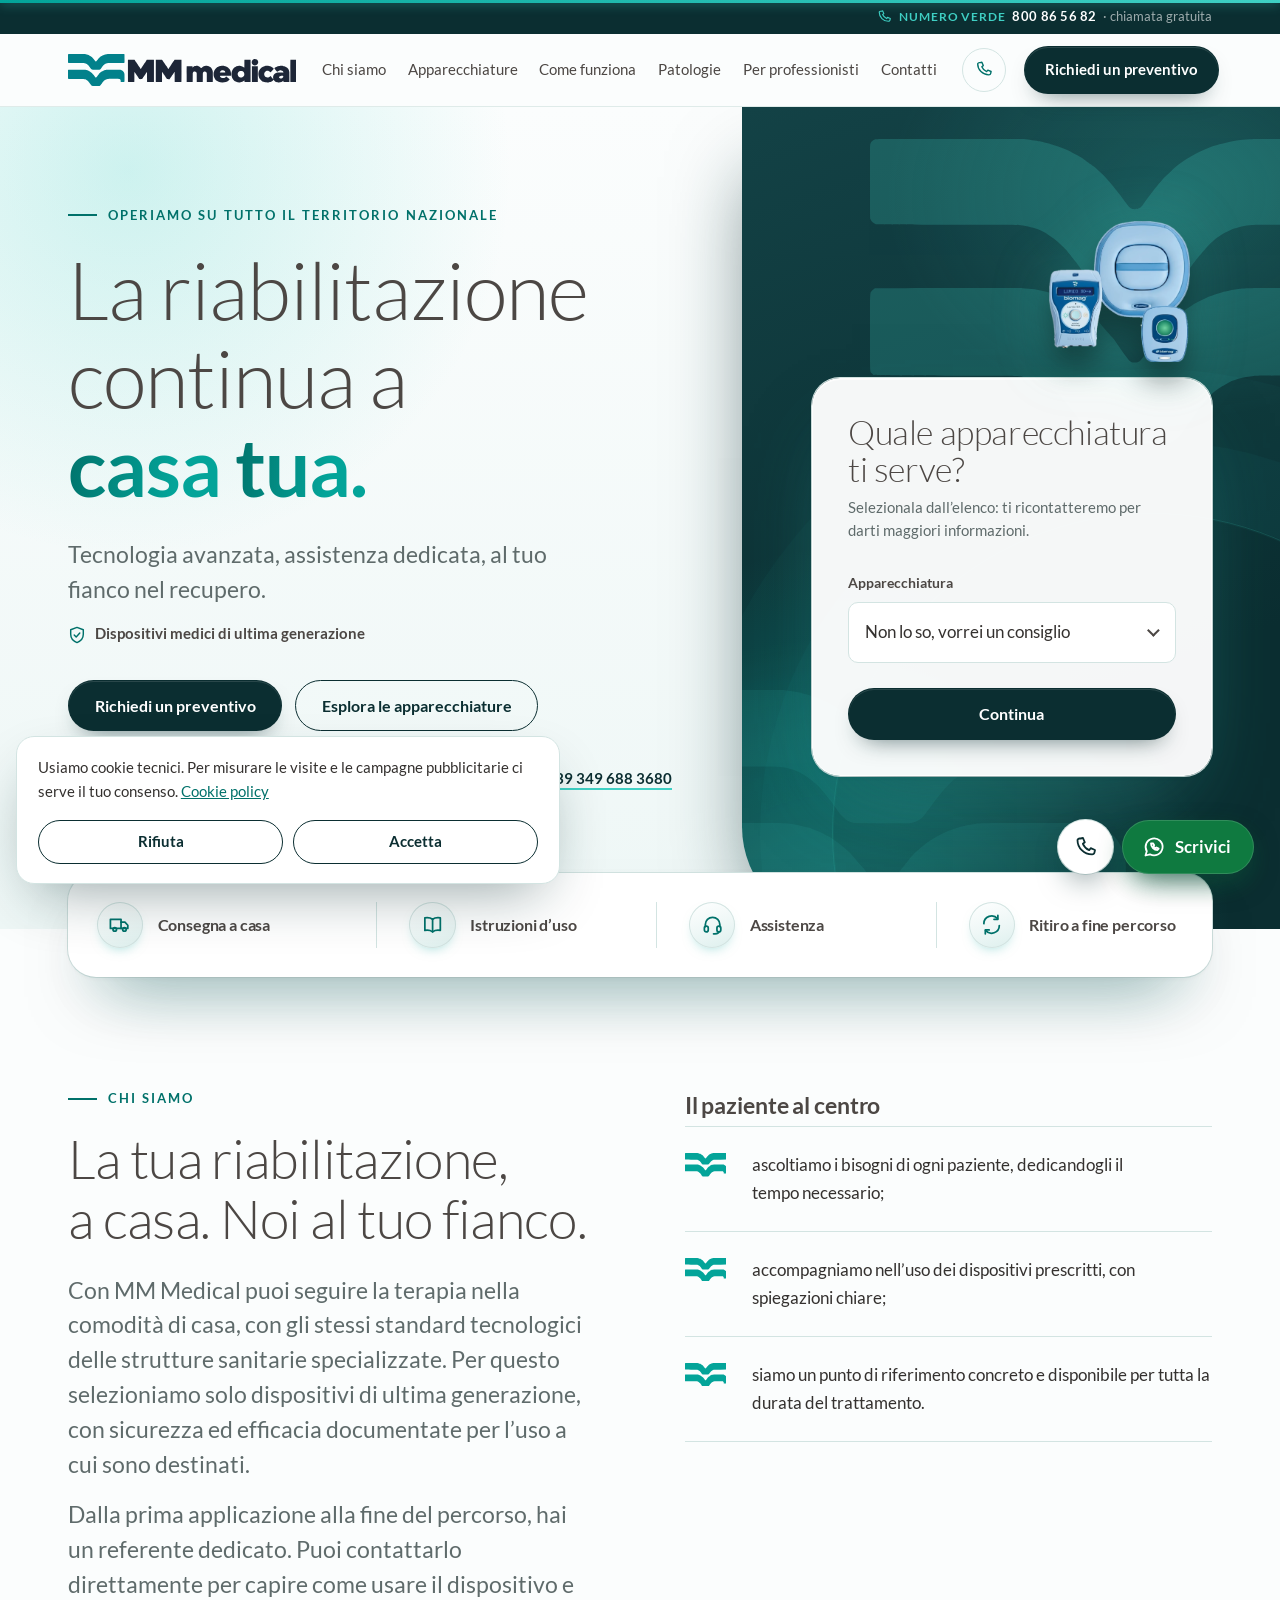
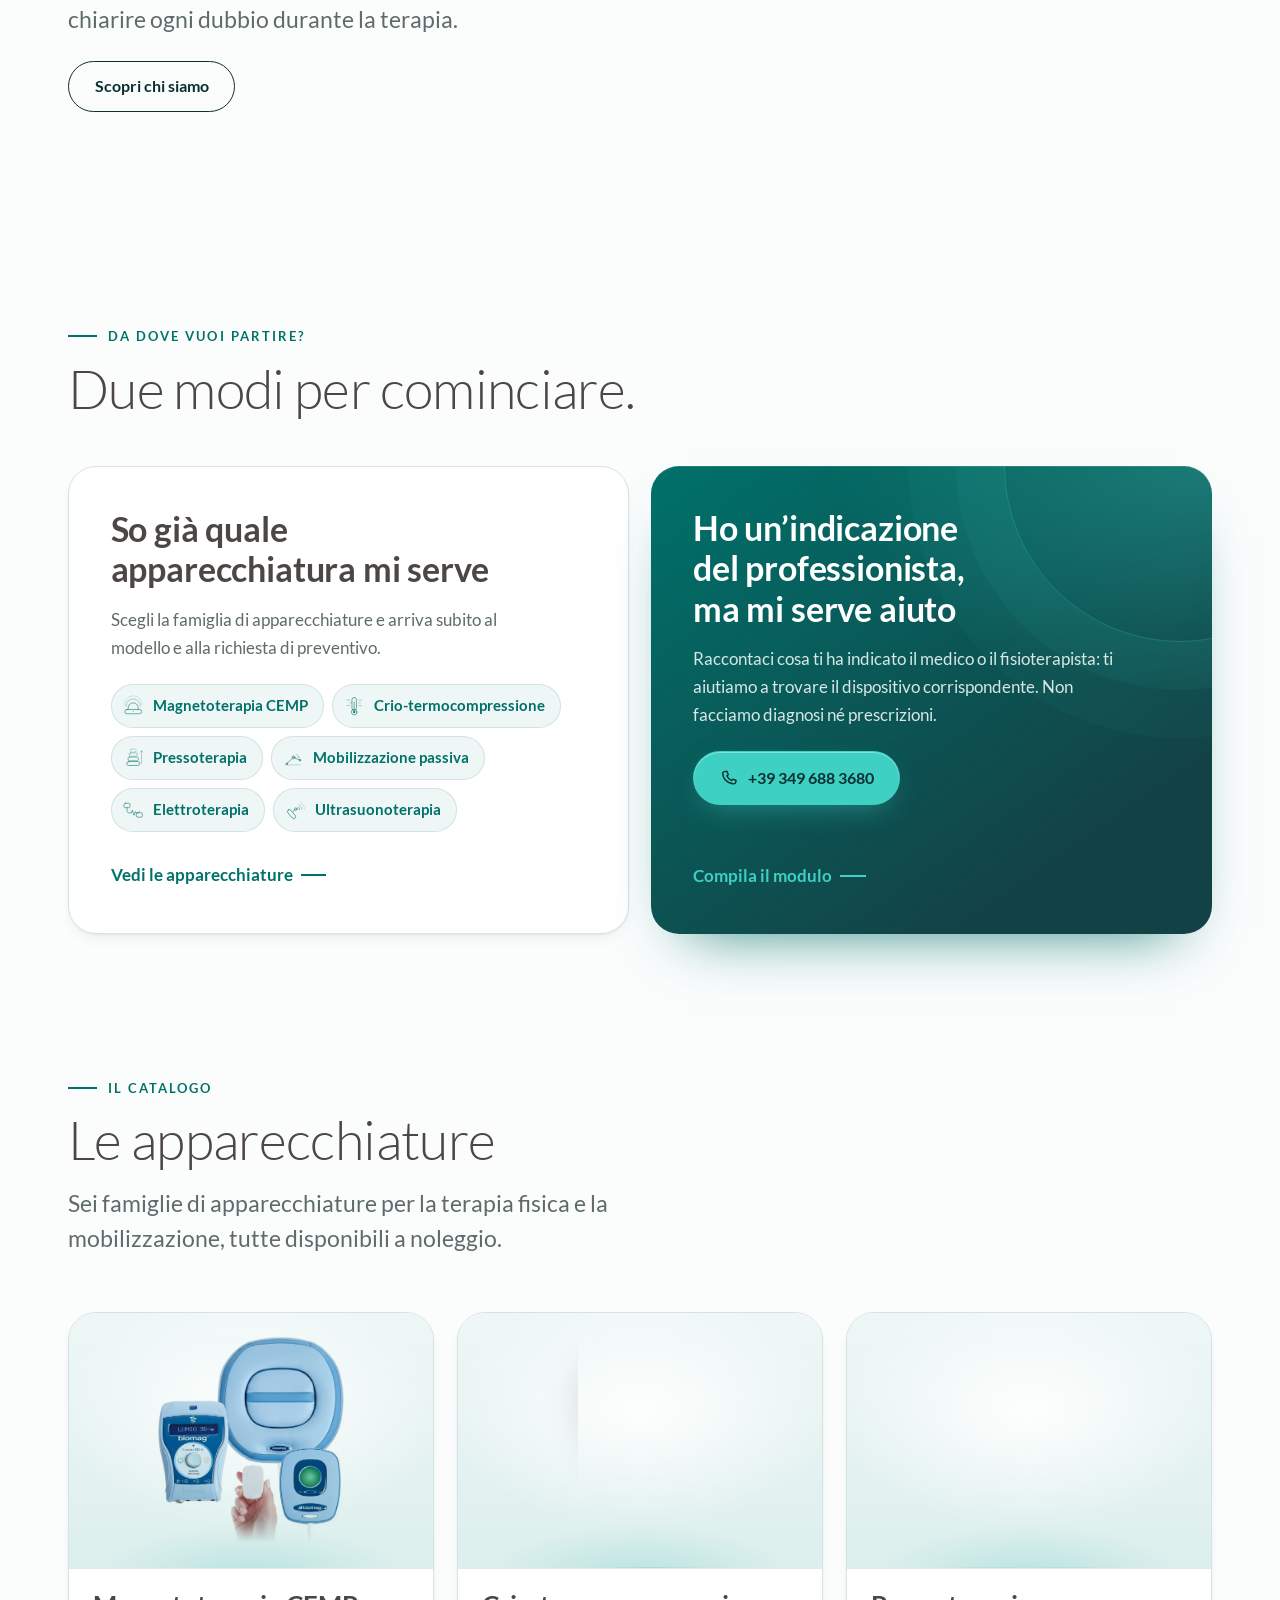
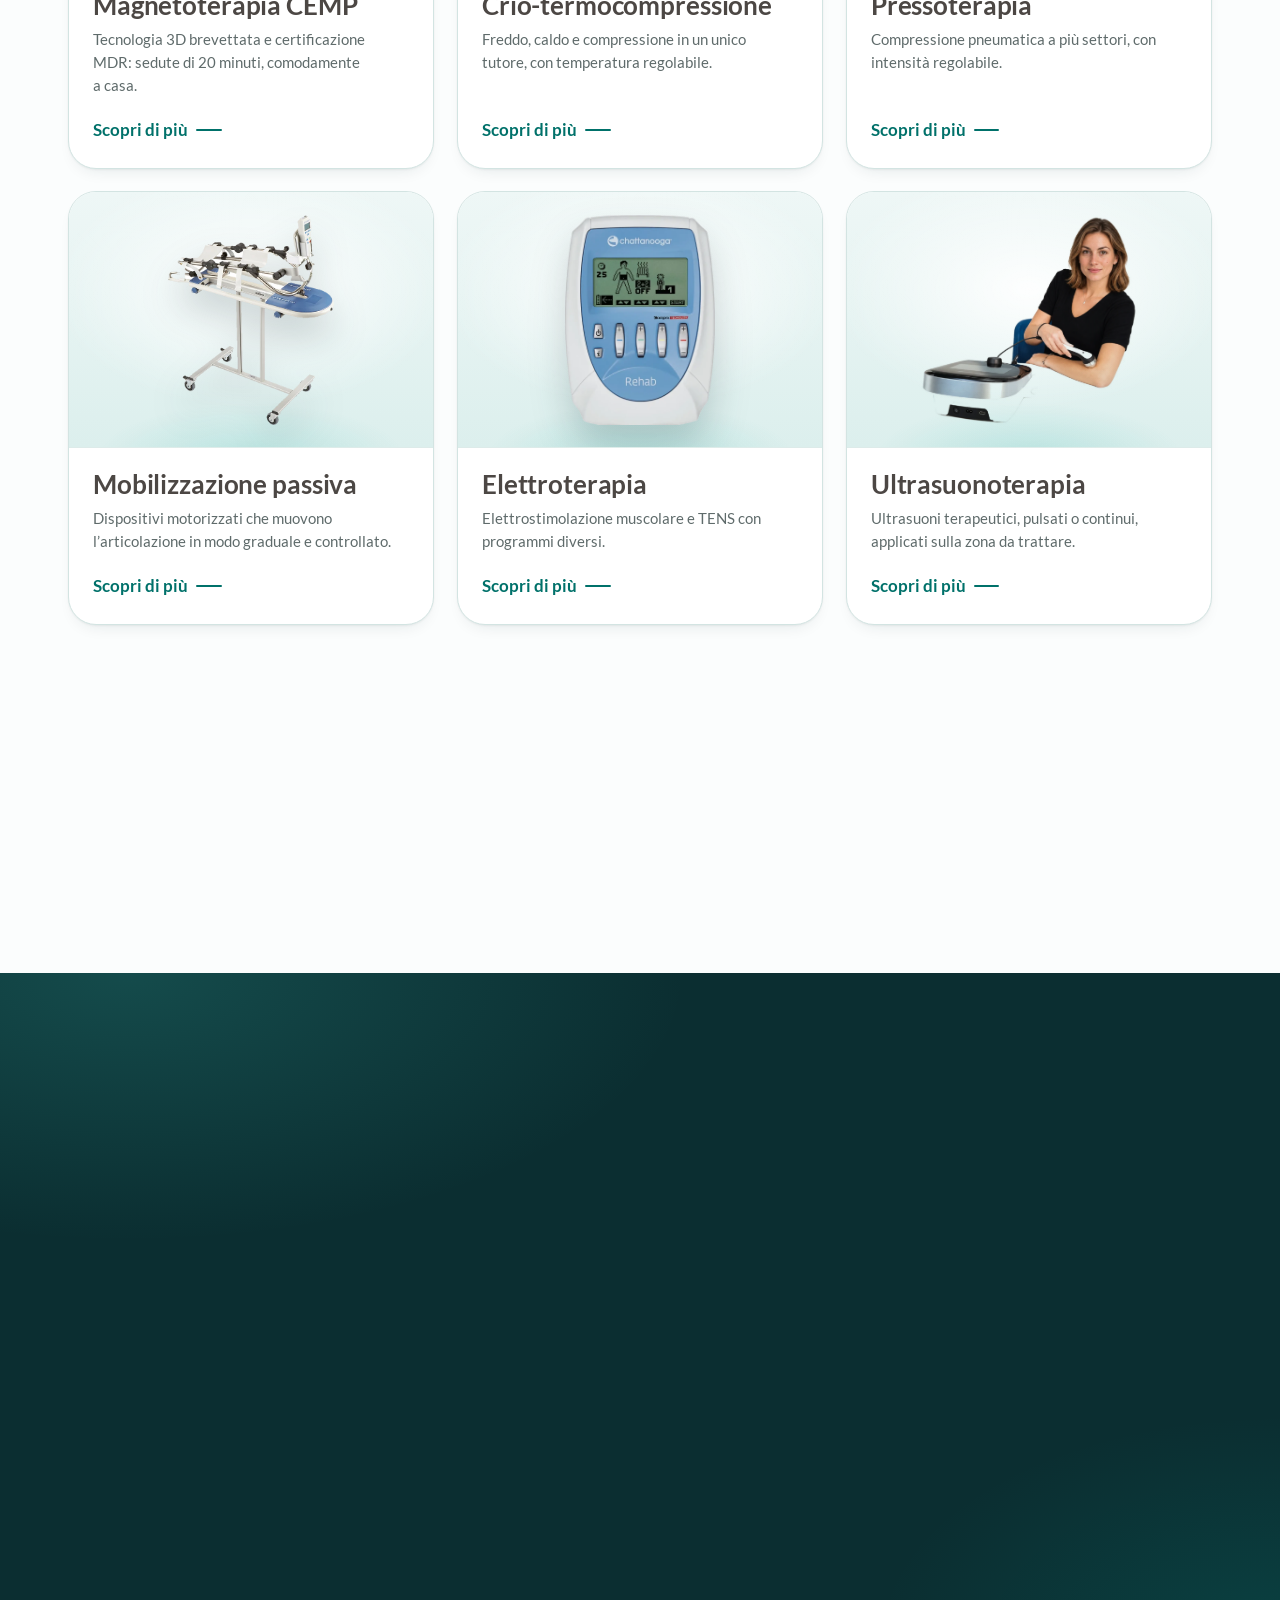
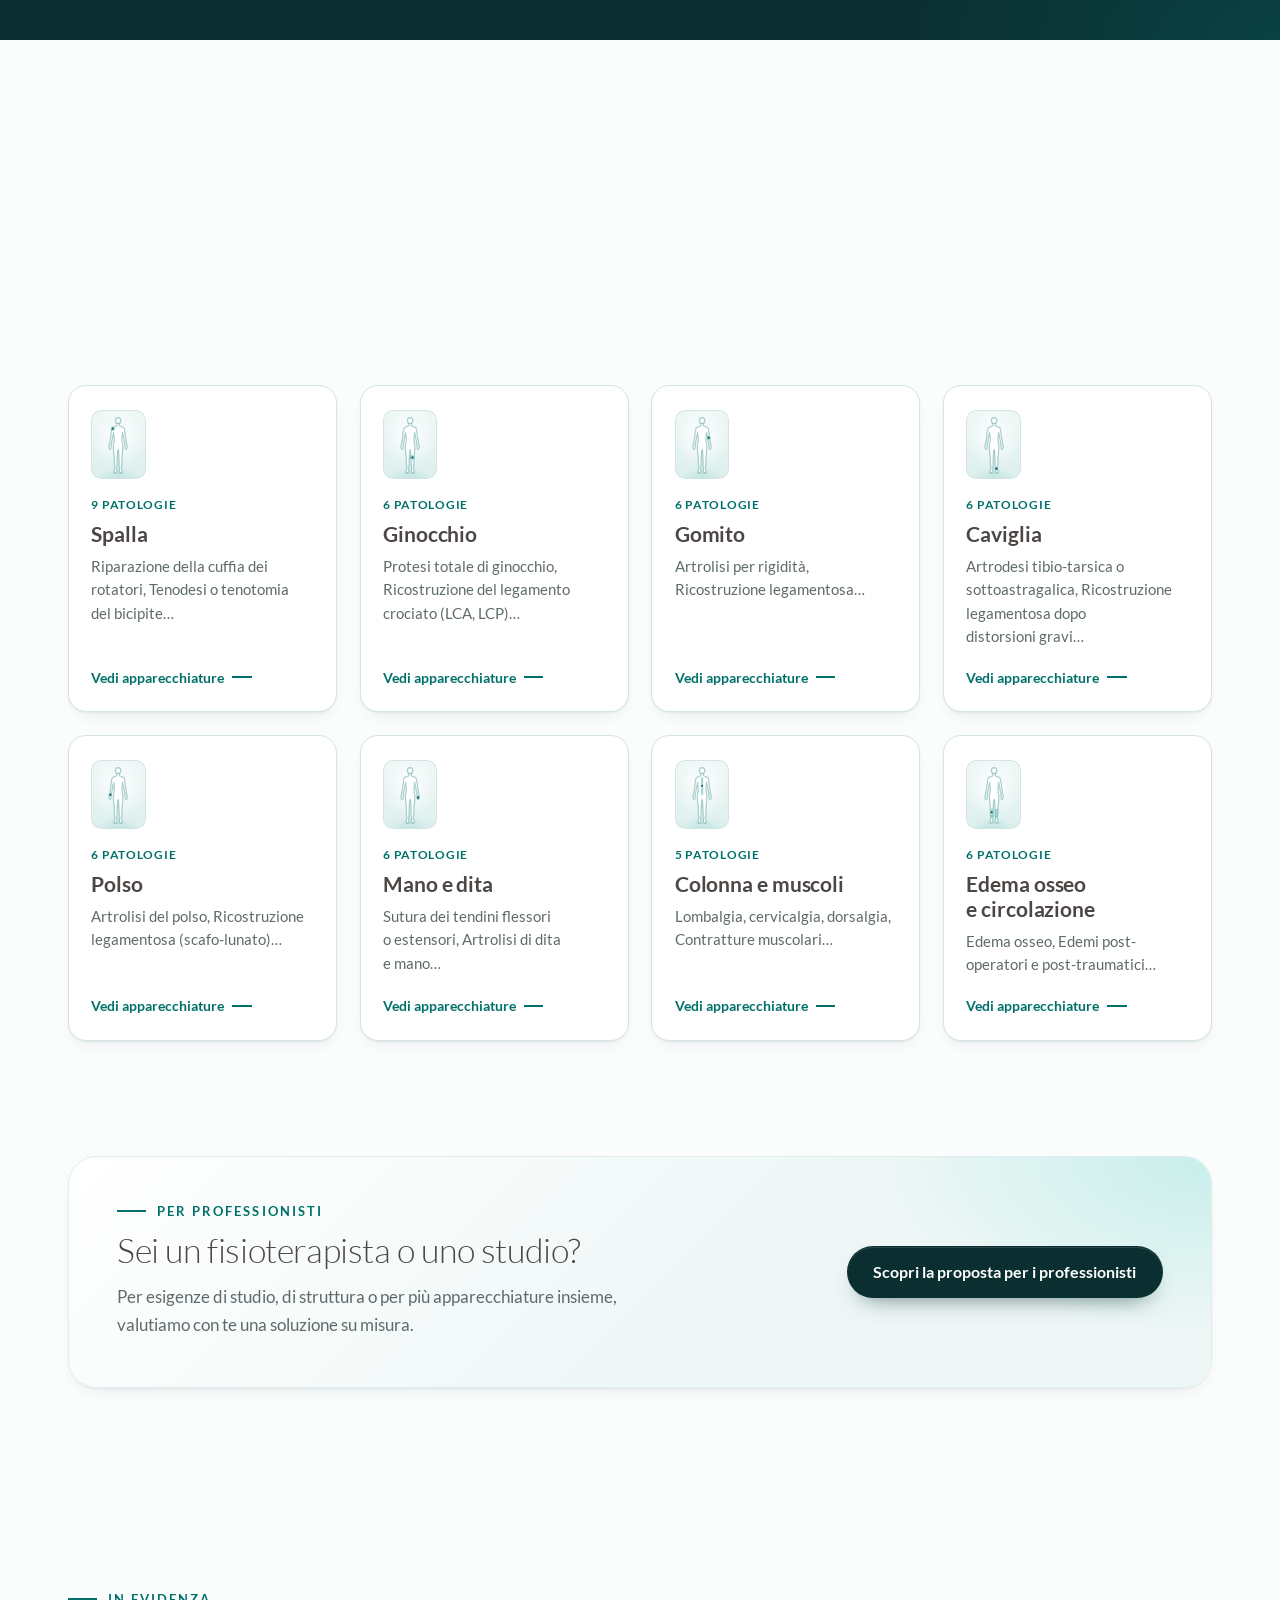
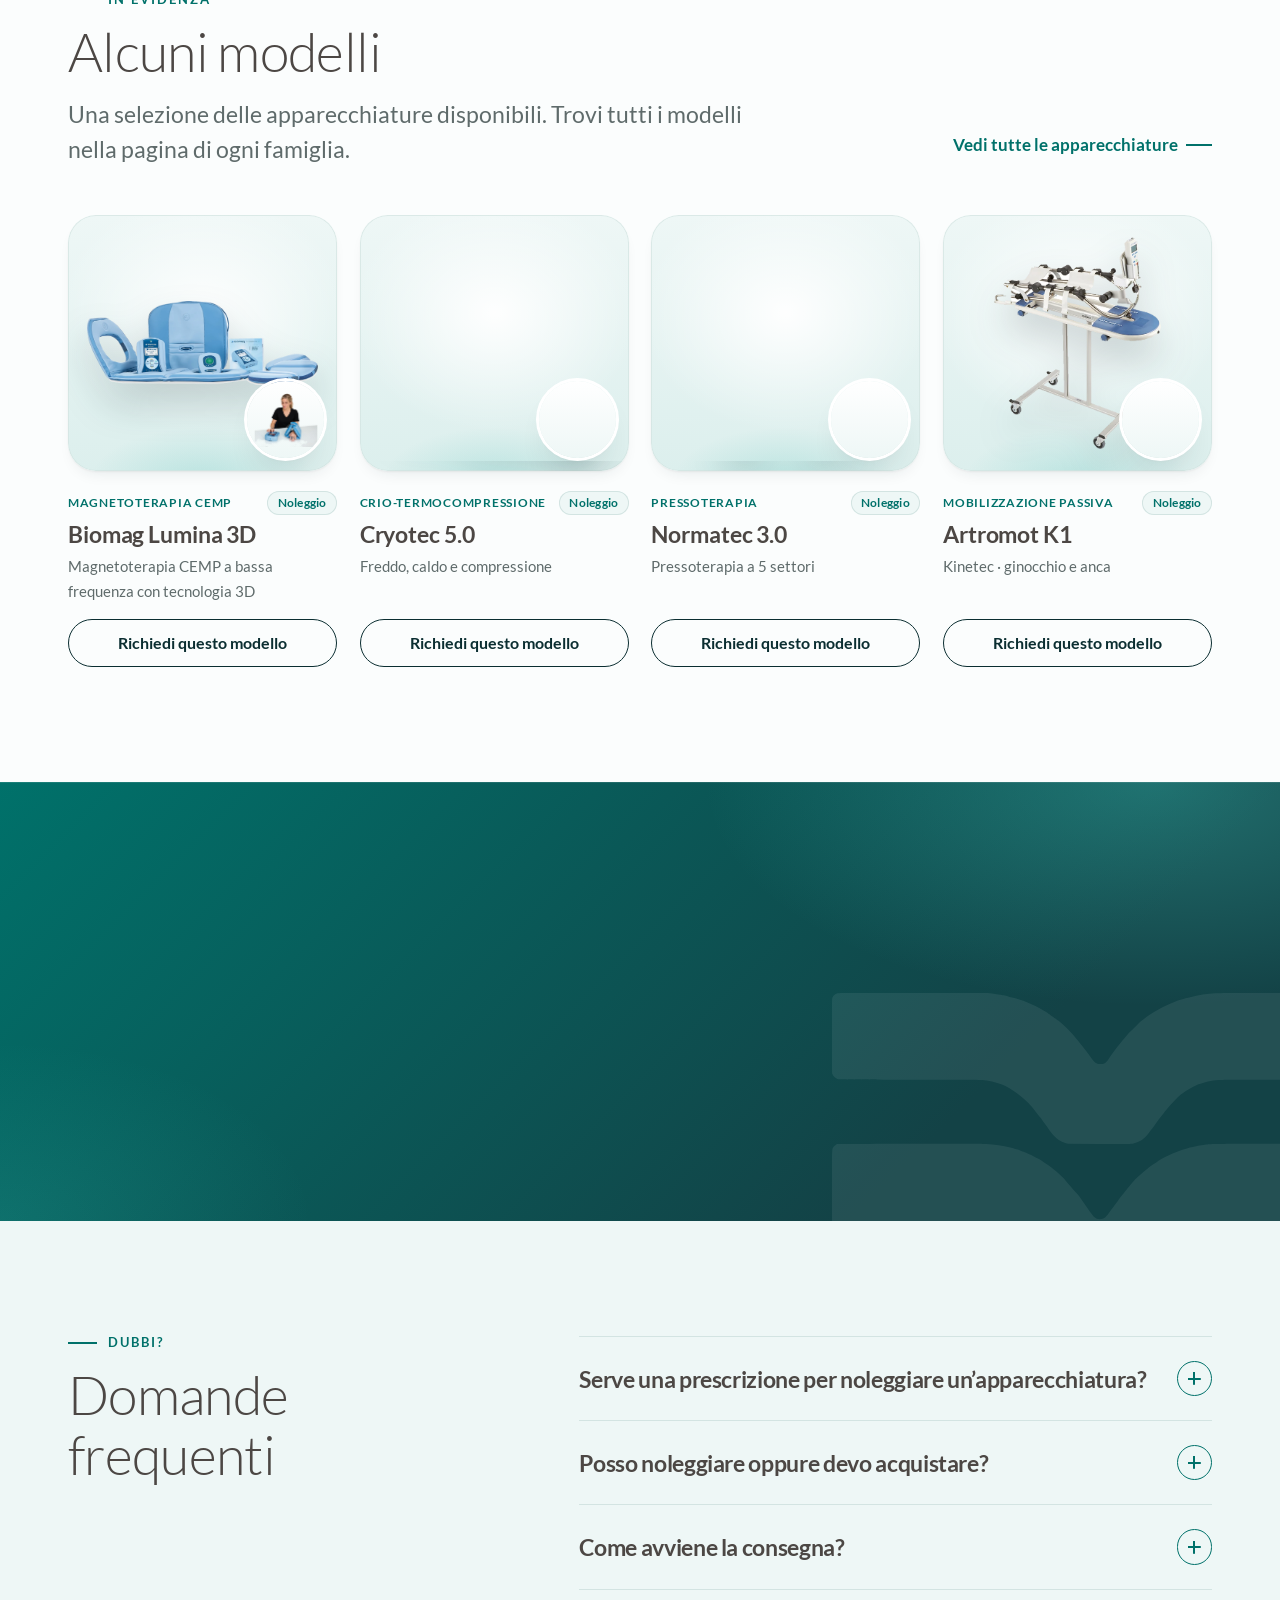
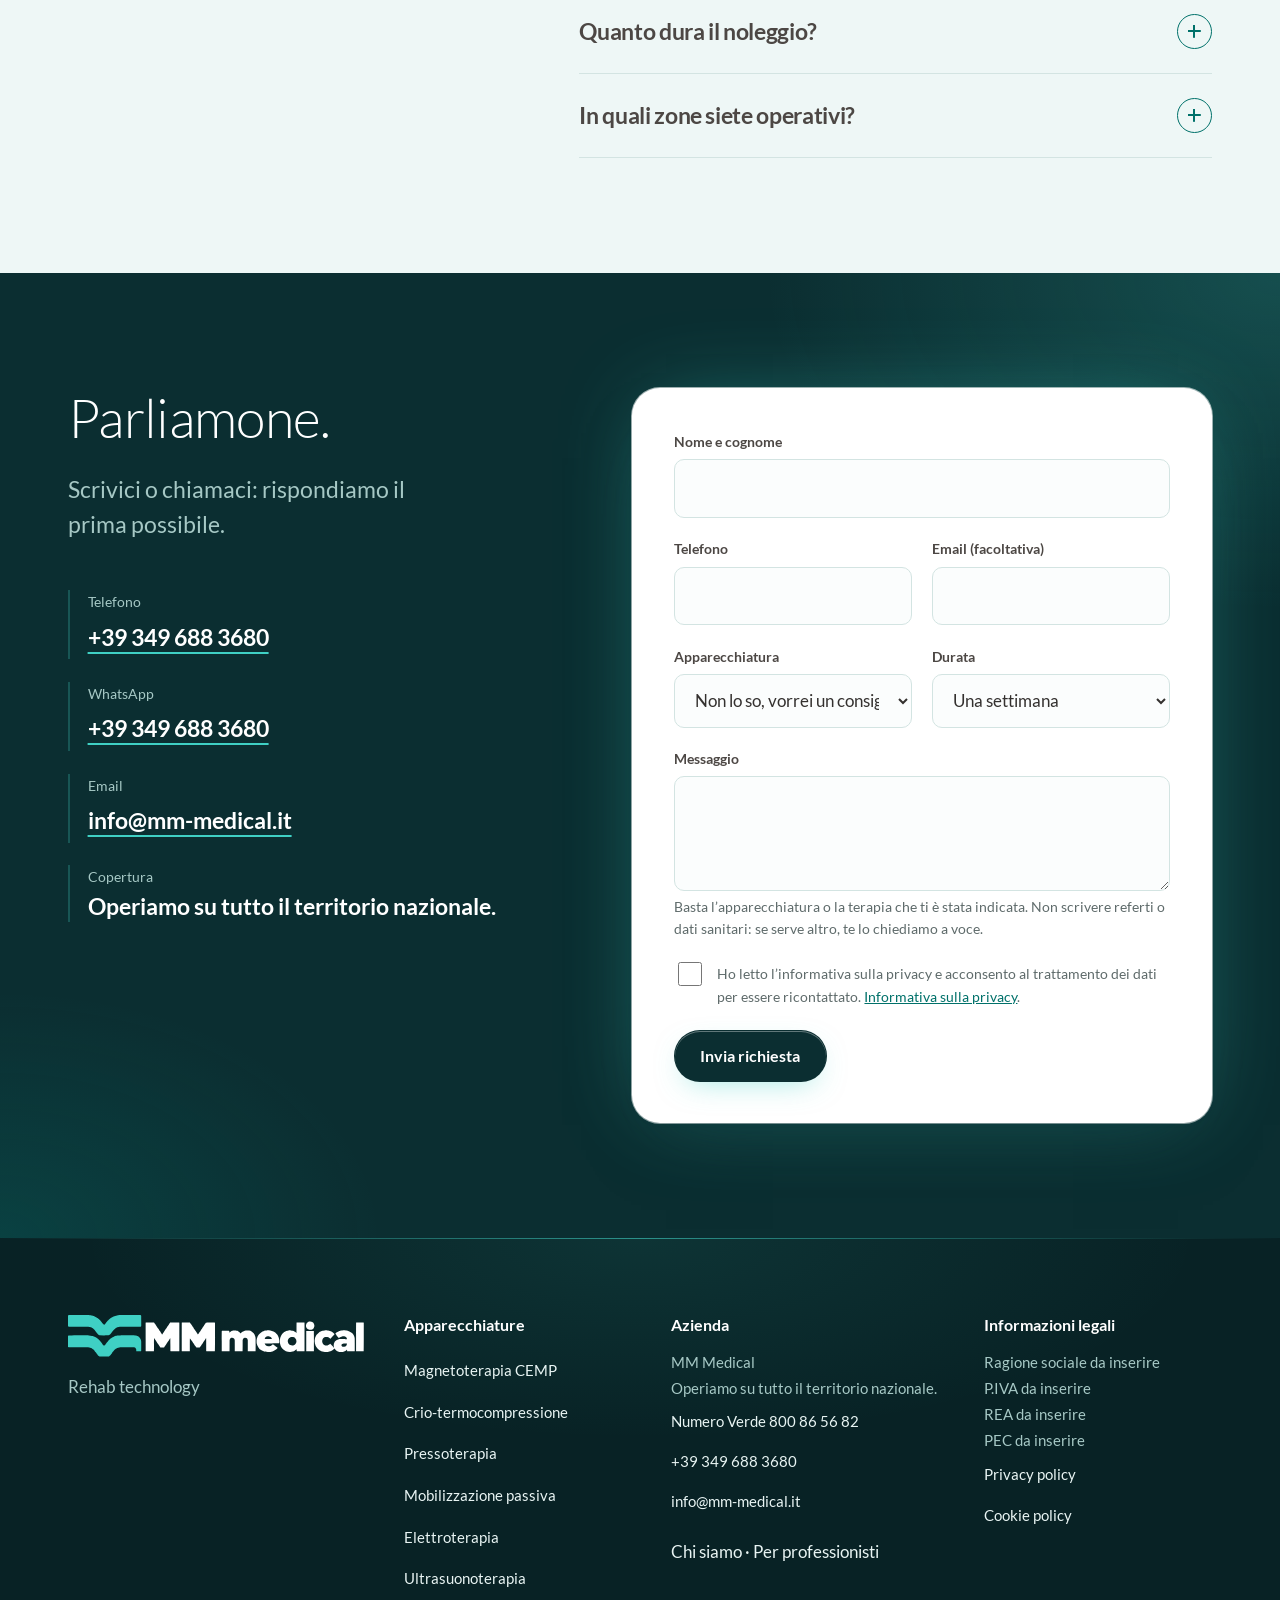
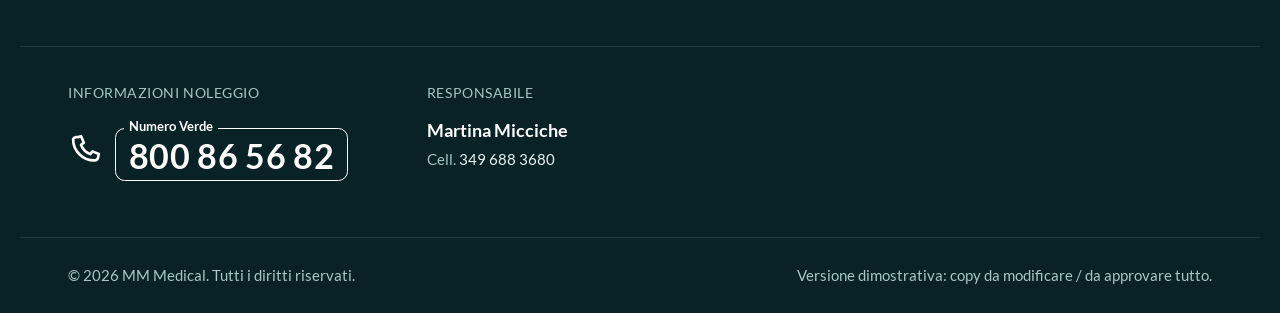
<file: index.html>
<!DOCTYPE html><html lang="it"><head><meta name="robots" content="noindex, nofollow"><meta charset="utf-8"><meta name="viewport" content="width=device-width, initial-scale=1"><title>MM Medical | Noleggio apparecchiature per la riabilitazione</title><meta name="description" content="Noleggio di apparecchiature per la terapia fisica e la mobilizzazione, con consegna, istruzioni d’uso e assistenza. Operiamo su tutto il territorio nazionale."><link rel="canonical" href="https://www.mmmedical.it/"><link rel="icon" href="/favicon.svg" type="image/svg+xml"><meta name="theme-color" content="#0b2e31"><script>document.documentElement.classList.add('js');</script><script>
        // Logo intro: home page only, once per browser session, never for deep links or reduced-motion users.
        // The class is set before first paint so there is no flash; the timeout is a failsafe if the intro script never runs.
        (function () {
          try {
            if (location.hash || sessionStorage.getItem('mm-intro')) return;
            if (matchMedia('(prefers-reduced-motion: reduce)').matches || !('animate' in Element.prototype)) return;
            sessionStorage.setItem('mm-intro', '1');
          } catch (e) { return; }
          var r = document.documentElement;
          r.classList.add('intro');
          setTimeout(function () { r.classList.remove('intro'); }, 6000);
        })();
      </script><script>
      // Page transitions: only the photo that travels (clicked card <-> device hero) gets a transition name,
      // so every other photo fades with the page. Browsers without these events simply skip the effect.
      (function () {
        var slug = function (u) { var m = new URL(u, location.href).pathname.match(/^\/apparecchiature\/([^\/]+)\/?$/); return m ? m[1] : null; };
        var photo = function (s, home) { return home ? document.querySelector('[data-device="' + s + '"] .ph') : document.querySelector('.stage .photo'); };
        var name = function (el, s) { if (el) el.style.viewTransitionName = 'dev-' + s; };
        addEventListener('pageswap', function (e) {
          if (!e.viewTransition || !e.activation) return;
          var to = new URL(e.activation.entry.url), here = slug(location.href), dest = slug(to.href);
          if (dest && !here) name(photo(dest, true), dest);
          else if (here && to.pathname === '/') name(photo(here, false), here);
        });
        addEventListener('pagereveal', function (e) {
          if (!e.viewTransition || !window.navigation || !navigation.activation || !navigation.activation.from) return;
          var from = new URL(navigation.activation.from.url), here = slug(location.href), prev = slug(from.href);
          if (here && from.pathname === '/') name(photo(here, false), here);
          else if (!here && prev) name(photo(prev, true), prev);
        });
      })();
    </script><link rel="alternate" hreflang="it" href="https://www.mmmedical.it/"><link rel="alternate" hreflang="x-default" href="https://www.mmmedical.it/"><meta property="og:type" content="website"><meta property="og:locale" content="it_IT"><meta property="og:site_name" content="MM Medical"><meta property="og:title" content="MM Medical | Noleggio apparecchiature per la riabilitazione"><meta property="og:description" content="Noleggio di apparecchiature per la terapia fisica e la mobilizzazione, con consegna, istruzioni d’uso e assistenza. Operiamo su tutto il territorio nazionale."><meta property="og:url" content="https://www.mmmedical.it/"><meta property="og:image" content="https://www.mmmedical.it/og.jpg"><meta property="og:image:width" content="1200"><meta property="og:image:height" content="630"><meta property="og:image:alt" content="MM Medical: noleggio di apparecchiature per la riabilitazione"><meta name="twitter:card" content="summary_large_image"><meta name="twitter:image" content="https://www.mmmedical.it/og.jpg"><script type="application/ld+json">{"@context":"https://schema.org","@type":"LocalBusiness","name":"MM Medical","url":"https://www.mmmedical.it","telephone":"+39 349 688 3680","email":"info@mm-medical.it","description":"Noleggio di apparecchiature per la terapia fisica e la mobilizzazione, con consegna, istruzioni d’uso e assistenza. Operiamo su tutto il territorio nazionale.","areaServed":{"@type":"Country","name":"Italia"}}</script><link rel="stylesheet" href="/_astro/Base.BahkarRi.css"><link rel="stylesheet" href="/_astro/index.DRVzmO5O.css"><style>.bodymap[data-astro-cid-vk6je62c]{width:100%;height:auto;display:block;overflow:visible}.ground[data-astro-cid-vk6je62c]{fill:#0b2e3114}.sil[data-astro-cid-vk6je62c],.head[data-astro-cid-vk6je62c]{fill:#fff;stroke:#00716a52;stroke-width:2px;stroke-linejoin:round;vector-effect:non-scaling-stroke}.spine[data-astro-cid-vk6je62c]{fill:none;stroke:#00716a2e;stroke-width:2px;stroke-dasharray:3 6;stroke-linecap:round}.zone[data-astro-cid-vk6je62c]{cursor:pointer;outline:none}.region[data-astro-cid-vk6je62c]{fill:var(--teal-glow);stroke:var(--teal-glow);opacity:0;transition:opacity .3s var(--ease)}.dot[data-astro-cid-vk6je62c]{fill:var(--teal);stroke:#fff;stroke-width:2.5px;transform-box:fill-box;transform-origin:50%;transition:transform .3s var(--ease), fill .3s}.pulse[data-astro-cid-vk6je62c]{fill:none;stroke:var(--teal);stroke-width:1.5px;opacity:0;transform-box:fill-box;transform-origin:50%}.hit[data-astro-cid-vk6je62c]{fill:#0000}.zone[data-astro-cid-vk6je62c].on .region[data-astro-cid-vk6je62c],.zone[data-astro-cid-vk6je62c]:hover .region[data-astro-cid-vk6je62c],.zone[data-astro-cid-vk6je62c]:focus-visible .region[data-astro-cid-vk6je62c]{opacity:.4}.zone[data-astro-cid-vk6je62c].on .dot[data-astro-cid-vk6je62c],.zone[data-astro-cid-vk6je62c]:hover .dot[data-astro-cid-vk6je62c],.zone[data-astro-cid-vk6je62c]:focus-visible .dot[data-astro-cid-vk6je62c]{fill:var(--ink);transform:scale(1.35)}.zone[data-astro-cid-vk6je62c]:focus-visible .hit[data-astro-cid-vk6je62c]{stroke:var(--teal-deep);stroke-width:2px;stroke-dasharray:4 4}.is-mini[data-astro-cid-vk6je62c] .sil[data-astro-cid-vk6je62c],.is-mini[data-astro-cid-vk6je62c] .head[data-astro-cid-vk6je62c]{stroke-width:1.25px}.is-mini[data-astro-cid-vk6je62c] .region[data-astro-cid-vk6je62c]{opacity:.85;fill:var(--teal);stroke:var(--teal)}.is-mini[data-astro-cid-vk6je62c] .dot[data-astro-cid-vk6je62c]{fill:var(--ink);stroke-width:1px;transform:scale(2.4)}.is-mini[data-astro-cid-vk6je62c] .spine[data-astro-cid-vk6je62c]{display:none}.is-figure[data-astro-cid-vk6je62c] .sil[data-astro-cid-vk6je62c],.is-figure[data-astro-cid-vk6je62c] .head[data-astro-cid-vk6je62c]{stroke-width:1.5px}.is-figure[data-astro-cid-vk6je62c] .region[data-astro-cid-vk6je62c]{opacity:.5}.is-figure[data-astro-cid-vk6je62c] .dot[data-astro-cid-vk6je62c]{fill:var(--teal-deep);stroke-width:2px;transform:scale(1.5)}.is-figure[data-astro-cid-vk6je62c] .spine[data-astro-cid-vk6je62c]{display:none}@media (prefers-reduced-motion:no-preference){.is-interactive[data-astro-cid-vk6je62c] .pulse[data-astro-cid-vk6je62c]{animation:bm-pulse 2.6s var(--ease) infinite}.is-interactive[data-astro-cid-vk6je62c] .zone[data-astro-cid-vk6je62c]:nth-of-type(2n) .pulse[data-astro-cid-vk6je62c]{animation-delay:.65s}.is-interactive[data-astro-cid-vk6je62c] .zone[data-astro-cid-vk6je62c]:nth-of-type(3n) .pulse[data-astro-cid-vk6je62c]{animation-delay:1.3s}.is-interactive[data-astro-cid-vk6je62c] .zone[data-astro-cid-vk6je62c]:hover .pulse[data-astro-cid-vk6je62c],.is-interactive[data-astro-cid-vk6je62c] .zone[data-astro-cid-vk6je62c].on .pulse[data-astro-cid-vk6je62c]{animation:none}}@keyframes bm-pulse{0%{opacity:.7;transform:scale(1)}70%,to{opacity:0;transform:scale(3)}}
</style></head><body><div id="intro" aria-hidden="true"><div class="bg"></div><div class="stage"><div class="clip"><svg class="il" viewBox="99.5 168.3 1407.2 197.2" role="img" aria-label xmlns="http://www.w3.org/2000/svg"><path fill="var(--logo-mark, #02818B)" fill-rule="evenodd" d="M 103 168.5 c -1.67 0.67 -2.67 1.33 -3.17 2.67 -0.33 0.67 -0.33 1 -0.33 24.5 0 15.67 0 24 0.17 24.33 0.5 1.5 2 3 3.67 3.5 0.33 0.17 13.83 0.17 45.5 0.33 26.67 -0 45.83 -0 47 0.17 3.33 0.17 9 1.5 12.5 2.83 3.83 1.33 9.83 5.33 14.17 9.33 3 2.67 3.67 3.33 6.83 7.33 1.5 2 3 3.83 3.33 4.17 1 1.33 5.67 7.67 7.17 10 0.83 1.17 3.33 3.67 4.67 4.67 1.33 0.83 3.17 1.83 4.83 2.17 l 1.33 0.33 20.17 0.17 c 11.67 -0 20.67 -0 21.17 -0.17 4.17 -0.83 7.67 -3 10 -6.33 0.5 -0.67 1.17 -1.67 1.5 -2.17 0.33 -0.33 1.67 -2 2.83 -3.67 1.17 -1.67 2.5 -3.5 3 -4.17 0.67 -0.67 1.67 -2 2.33 -2.83 2.5 -3.33 7.5 -9 10 -11.17 3.17 -2.83 8.17 -5.83 12.5 -7.67 3.33 -1.33 8.67 -2.5 12.67 -2.83 1.5 -0.17 17.5 -0.17 49.67 -0.17 l 47.5 -0.17 0.83 -0.33 c 1.33 -0.67 1.83 -1.17 2.5 -2.33 l 0.5 -1 0 -23.17 c 0 -12.67 -0.17 -23.67 -0.17 -24.33 -0.17 -1.83 -0.67 -2.67 -2.17 -3.5 l -1 -0.67 -48 -0 c -29.33 -0 -49.17 -0 -51.17 0.17 -5.67 0.33 -10.67 1 -17 2.67 -6.5 1.5 -9.5 2.67 -16.5 6 -5.5 2.67 -12.67 7.5 -16.17 10.83 -0.33 0.5 -1.83 1.83 -3.33 3.33 -1.5 1.33 -3.5 3.33 -4.33 4.5 -2.83 3.17 -8.5 10.5 -11.33 14.67 -1.67 2.67 -3 3.33 -5.67 3.33 -2.17 -0 -3.33 -0.83 -5.33 -3.67 -3.33 -4.67 -3.67 -5.17 -6.83 -9 -1.33 -1.67 -2.67 -3.33 -3 -3.67 -2.5 -3.33 -7.83 -8.67 -11.5 -11.5 -0.33 -0.17 -1.17 -0.83 -1.83 -1.33 -0.67 -0.5 -2 -1.5 -2.83 -2 -0.83 -0.67 -2.17 -1.5 -3 -2.17 -1.67 -1 -4.5 -2.67 -6.33 -3.5 -0.67 -0.33 -2.5 -1.17 -3.83 -1.83 -3.33 -1.5 -6.83 -2.67 -10.33 -3.67 -0.83 -0.17 -2.17 -0.5 -3 -0.67 -1 -0.33 -2.33 -0.67 -3.17 -0.83 -0.83 -0.17 -2 -0.33 -2.33 -0.5 -0.33 -0 -2.5 -0.33 -4.67 -0.67 l -3.83 -0.5 -47.83 -0 c -38.83 -0 -47.83 -0 -48.33 0.17z M 117.17 265 l -14.5 -0 -0.83 0.67 c -0.5 0.33 -1.17 1 -1.33 1.33 -1 1.17 -1 -0.5 -1 26.17 0 27.67 -0.17 25.83 1.33 27.17 1.33 1.33 -3.33 1.17 47.33 1.33 32 -0 45.5 -0 46.83 0.17 3 0.33 8 1.33 10.67 2.33 2.5 0.83 6.67 2.83 7.83 3.67 2 1.5 3.83 2.67 5 3.5 3.5 2.5 4.83 3.67 7.67 7.33 1.17 1.5 3.67 4.5 5.17 6.33 1.67 2.17 4.5 6 5.67 8.17 0.5 0.83 1.5 2.17 2.33 3.17 0.67 1 1.67 2.33 2.17 3 1.5 2.33 3 3.5 5.83 5 2.33 1.17 1.83 1.17 22.67 1.17 19.67 -0 22.5 -0.17 24.17 -0.67 2.33 -0.67 5.67 -3.17 6.83 -5 1.17 -1.67 2.83 -4.17 4.33 -6.33 1.17 -1.5 2.5 -3.33 3 -4.17 2.83 -3.83 3.33 -4.67 4.5 -6.33 0.83 -1 2 -2.33 2.5 -3.17 0.67 -0.83 1.5 -1.83 1.83 -2.17 1.83 -2.5 5.67 -6 8.5 -7.83 0.83 -0.5 1.67 -1 1.83 -1.17 0.17 -0.17 0.83 -0.5 1.5 -0.83 0.5 -0.33 1.17 -0.67 1.67 -1 3.33 -2.33 11.17 -4.5 17.5 -5 4.33 -0.33 60.83 -0.33 64.83 -0 3.5 0.33 4.67 0.67 7 2.67 1.83 1.67 2.83 3.17 3.33 4.67 0.67 1.83 0.83 3 0.83 7 0 3.17 0 3.5 0.33 3.83 l 0.33 0.33 10.67 0.17 c 11.5 -0 11.67 -0 12.17 -0.83 0.17 -0.5 0.33 -42.33 0 -45.67 -0.33 -5 -1 -7.67 -3.17 -11.83 -3.83 -7.67 -8.5 -11.83 -18 -15.5 -2 -0.83 -5.33 -1.5 -9 -1.67 -3.17 -0.17 -60.83 -0.17 -70.17 -0 -3.83 -0 -7.33 0.17 -7.67 0.33 -0.5 -0 -2 0.33 -3.5 0.5 -1.33 0.17 -3.33 0.5 -4.17 0.83 -0.83 0.17 -2 0.5 -2.33 0.5 -2 0.33 -9 2.67 -12 4 -6 2.83 -7.33 3.5 -10 5.33 -4.5 2.83 -5.5 3.67 -10.33 7.83 -3.33 2.83 -3.67 3.17 -7.67 8 -0.83 1 -2.17 2.67 -3.17 4 -1 1.17 -2.5 3 -3.33 4.17 -0.67 1.17 -1.83 2.67 -2.17 3.17 -0.5 0.67 -1.67 2.33 -2.67 3.5 -3.67 5.33 -4.33 6 -7.33 6 -1.5 -0 -2.5 -0.33 -3.33 -1.17 -1.33 -1.33 -4.5 -5.83 -7.83 -10.67 -1.17 -1.83 -2.33 -3.5 -3.5 -4.67 -1.67 -1.83 -4.67 -5.33 -7.17 -8.17 -1 -1.5 -1.67 -2 -3.5 -3.67 -0.83 -0.67 -2 -1.67 -2.67 -2.33 -3.33 -2.83 -9.67 -7.33 -12 -8.33 -0.33 -0.17 -1.17 -0.5 -1.83 -1 -1.5 -0.83 -5.17 -2.5 -7 -3.17 -0.83 -0.33 -2.17 -0.83 -2.83 -1.17 -0.83 -0.33 -2.17 -0.67 -3 -0.83 -0.83 -0.17 -2 -0.5 -2.67 -0.67 -4.67 -1.33 -10.17 -2.17 -15.33 -2.33 -3.5 -0.17 -53.17 -0.17 -81.17 -0z"></path><path fill="var(--logo-word, #1D2637)" fill-rule="evenodd" d="M 1249 199.17 c -3.5 0.33 -8.17 2.5 -10.5 4.67 -1.5 1.33 -4 4.5 -4.67 5.83 -2 4 -2.67 8.83 -1.83 14 0.83 4.17 3.5 8.33 7.17 11.17 3.83 2.83 7 3.67 12.5 3.67 7.17 -0 12.67 -2.67 16.33 -8 1.5 -2.5 2.83 -5.67 3.17 -7.83 0.17 -0.5 0.17 -1.67 0.33 -2.33 0.83 -6 -3 -14.33 -8.17 -17.67 -4.33 -2.67 -9.5 -4 -14.33 -3.5z M 469.33 204.33 l -0.5 0.5 0 67.5 0.17 67.33 0.33 0.33 c 0.17 0.17 0.83 0.33 2.67 0.33 2.83 0.17 35.5 0.17 35.83 -0 0.83 -0.17 0.83 0.83 0.83 -30.83 0 -28.17 0 -30 0.33 -30.33 0.33 -0.5 0.67 -0.33 1.5 1.17 0.33 0.67 1.33 2 2.17 3.33 2.17 2.67 2.67 3.5 5.33 7.33 1 1.67 2.17 3.5 2.5 4 2 3.17 5.5 8.33 6.83 10.17 0.83 1.33 1.83 2.83 2.5 3.5 0.5 0.83 2.67 4 4.67 7 2.17 3.17 4 6 4.33 6.33 0.33 0.33 1 0.67 1.67 0.83 0.83 0.33 1.17 0.33 7.33 0.33 5.67 -0 6.5 -0 7.17 -0.33 0.67 -0.33 2 -1.67 3 -3.17 0.5 -0.5 1.67 -2.5 3 -4.17 1.17 -1.83 2.67 -4 3.33 -5 1.67 -2.5 3.5 -5.17 4.17 -6.33 0.83 -1.33 4.5 -6.67 5.83 -8.67 0.67 -0.83 1.5 -2 1.83 -2.67 0.83 -1 3.17 -4.67 4.83 -7.33 1.83 -2.67 4.33 -6.33 4.67 -6.5 0.83 -0.5 0.83 -1.83 0.83 30.33 0.17 21.5 0.17 30.17 0.33 30.5 0.17 0.17 0.33 0.33 0.67 0.5 0.17 -0 9.5 -0 20.67 -0 l 20.17 -0 0.33 -0.33 0.5 -0.33 0 -67.5 0 -67.33 -0.5 -0.5 -0.5 -0.33 -20.83 -0 c -14.33 -0 -21 -0 -21.33 0.17 -0.83 0.33 -1.67 1.67 -7.17 9.67 -1.5 2.17 -3.83 5.67 -5.33 7.67 -1.33 2.17 -2.67 4.17 -3 4.5 -0.67 1.17 -2.33 3.67 -2.83 4.67 -0.33 0.5 -0.83 1.33 -1.33 1.83 -5.17 7.5 -8 12 -9.83 14.83 -1 1.5 -2.5 4 -3.5 5.33 -1 1.5 -2.33 3.67 -3 4.67 -1.5 2.33 -2 2.83 -2.5 2.83 -0.33 -0 -2 -2.33 -4.17 -5.83 -0.33 -0.67 -1.5 -2.33 -2.5 -3.67 -1 -1.33 -2.33 -3.5 -3.33 -4.83 -0.83 -1.33 -2.5 -3.83 -3.67 -5.67 -1.17 -1.67 -2.67 -4 -3.5 -5.17 -5.83 -8.67 -9.5 -14.17 -12.67 -18.83 -1 -1.5 -2.67 -3.83 -3.67 -5.33 -3.67 -5.33 -4.33 -6.17 -4.83 -6.5 l -0.5 -0.33 -19.5 -0 -19.5 -0 -0.33 0.33z M 1187.33 204.17 c -0.33 0.17 -0.5 0.33 -0.5 0.5 -0.17 -0 -0.17 11 -0.33 24.17 0 17.83 -0.17 24.17 -0.17 24.17 -0.5 0.33 -0.67 0.17 -1.83 -0.83 -1.5 -1.33 -4 -3.33 -5.5 -4 -0.5 -0.33 -1.67 -1 -2.33 -1.33 -2 -1.33 -5.83 -3 -7.67 -3.67 -2.17 -0.67 -8 -1.83 -10.33 -2 -3.17 -0.33 -6.5 -0 -10.5 0.67 -6.33 1 -7.67 1.33 -12.83 3.67 -2 1 -7.17 4 -8.33 4.83 -4.17 3.33 -7.5 6.83 -11.17 11.5 -2.5 3.33 -6 11.5 -7.33 17.5 -2.5 10.33 -2.17 19.33 1.33 31.67 0.33 1.33 1.83 4.5 3.33 7.67 0.83 1.67 1.33 2.33 4 6.17 4.5 6.33 11.5 11.83 19 15 7.17 3 12.33 4 20.33 3.83 8.83 -0.33 15.33 -2.33 22.5 -7 1.17 -0.83 4.67 -3.67 5.83 -4.67 1.83 -1.83 2 -1.5 2.5 5 0.17 2.83 0.33 3.33 1 3.67 0.17 0.17 4.83 0.17 17.83 0.17 l 17.67 -0 0.33 -0.33 0.5 -0.5 0 -67.5 0 -67.5 -0.33 -0.5 -0.5 -0.33 -17.67 -0 c -9.83 -0 -17.83 -0 -18 -0 -0.33 -0.17 -0.67 -0 -0.83 -0z m -17.17 68.83 c 1.33 0.17 2.83 0.5 3.33 0.67 0.5 0.33 1.17 0.5 1.5 0.5 0.83 0.17 3.67 2.5 5.33 4.17 5.17 5.17 7.17 12.83 5 20.17 -1.17 3.33 -2 5.17 -3.83 7.17 -2.17 2.33 -4.33 3.83 -7.83 5.67 -4.67 2.17 -11 2.17 -16.33 -0.17 -2 -0.83 -5 -2.83 -6.5 -4.5 -2.5 -2.67 -3.83 -5 -5.17 -9.83 l -0.5 -1.83 0 -3.33 0.17 -3.5 0.67 -1.67 c 0.33 -1 1 -2.33 1.33 -3 0.5 -0.67 1.17 -1.83 1.5 -2.5 1.17 -2.17 4.5 -5.17 7 -6.5 3.67 -1.83 9.5 -2.5 14.33 -1.5z M 641 204.5 l -0.33 0.33 -0.17 67.33 0 67.33 0.5 0.5 0.33 0.33 9.5 -0 c 5.17 -0 13.5 -0 18.5 0.17 8.67 -0 9 -0 9.33 -0.33 l 0.33 -0.33 0 -29 c 0.17 -15.83 0.17 -29.5 0.33 -30.17 0.17 -2.33 0.5 -2 3.33 2.33 3 4.17 4 5.83 5.5 7.83 0.83 1 2.5 3.67 4 5.67 1.33 2 3 4.5 3.67 5.5 0.67 1 1.83 2.5 2.33 3.33 0.67 1 1.33 2.17 1.67 2.5 0.33 0.5 2.33 3.5 4.33 6.5 4.67 6.83 5.17 7.5 6.17 8.17 1 0.67 1.5 0.67 8.17 0.67 6.5 -0.17 6.5 -0.17 8.17 -1.5 1.17 -1.17 6.17 -8.17 7 -10 0.33 -0.33 1.17 -1.67 2 -3 0.83 -1.17 2.17 -3.17 3.17 -4.5 0.83 -1.33 2.17 -3.17 2.67 -4.17 1.67 -2.17 4.5 -6.33 5.5 -8.17 2.17 -3.5 2.5 -4 3.33 -5.17 0.5 -0.5 1.17 -1.5 1.5 -2 0.5 -0.5 1.5 -2 2.33 -3.17 1.67 -2.5 2.17 -2.83 2.5 -2.17 0.17 0.5 0.33 15.17 0.17 44.83 0 10.5 0 15.5 0.17 15.67 0.17 0.17 0.5 0.33 0.83 0.5 0.67 0.17 40 0.17 40.33 -0 0.83 -0.17 0.83 3.67 0.83 -67.83 0 -48.5 0 -67.17 -0.17 -67.5 -0.17 -0.33 -0.33 -0.5 -0.5 -0.67 -0.33 -0.17 -37.5 -0.17 -40.17 -0 -2.17 0.17 -2.67 0.33 -3.83 2.17 -2.17 3.5 -3.67 5.67 -4.67 7.17 -1.17 1.33 -2.67 3.5 -4.17 6.17 -0.33 0.67 -1.33 2.17 -2.17 3.17 -1.83 2.67 -4.5 6.67 -6.67 9.83 -0.83 1.33 -1.83 3 -2.33 3.5 -0.33 0.67 -1.5 2.33 -2.33 3.67 -1.67 2.5 -2.67 3.83 -6 8.67 -1.17 1.67 -2.67 4 -3.5 5.17 -4 6.33 -4.33 6.83 -5.17 6.33 0 -0.17 -0.67 -0.83 -1.17 -1.67 -0.5 -0.83 -1.17 -2.17 -1.67 -2.83 -1.5 -2.33 -5.33 -7.83 -8.5 -12.83 -1.83 -2.5 -4 -5.67 -5 -7.17 -1.67 -2.5 -2.5 -3.67 -4 -6.33 -0.5 -0.67 -1.33 -2 -2 -2.83 -0.67 -0.83 -1.5 -2 -2 -2.5 -1.83 -2.67 -5 -7.33 -7.83 -11.5 -3 -4.83 -4.67 -7 -5.33 -7.5 -0.67 -0.67 -3.67 -0.83 -21.67 -0.83 -16.33 -0 -16.83 -0 -17.17 0.33z M 1470.17 204.67 c -0.17 0.33 -0.33 3.67 -0.33 67.5 0 36.83 0 67.33 0.17 67.67 0 0.33 0.17 0.5 0.33 0.67 0.33 0.17 5.17 0.17 17.67 0.17 17.33 -0 17.33 -0 17.83 -0.33 0.17 -0.17 0.5 -0.5 0.5 -0.67 0.17 -0.33 0.17 -24.33 0.17 -53.5 0 -29.17 0 -55.83 0 -59.33 0.17 -3.5 0.17 -9.67 0 -14 l 0 -7.67 -0.5 -0.5 -0.5 -0.5 -17.5 -0 -17.5 -0 -0.33 0.5z M 1045.83 241.17 c -0.33 -0 -1.5 0.17 -2.67 0.33 -1.33 0.17 -2.67 0.33 -3.17 0.5 -1.17 -0 -6.33 1.33 -8 1.83 -10 3.33 -18.17 9 -24.5 17 -3.67 4.5 -7 10.67 -8.5 16.17 -0.33 1 -0.67 2.17 -0.83 2.83 -0.33 1.33 -1.17 5.17 -1.33 7 -0.5 4.17 0 14 0.67 17 0.17 0.33 0.33 1.17 0.5 1.67 0 0.67 0.5 2 0.83 3.17 0.5 1.17 1 2.67 1.17 3.17 1 3 3.17 7 6.33 11.33 3.83 5.33 5.17 6.67 10.17 10.5 4 2.83 6.5 4.33 11 6 7.83 3.33 14.33 4.5 24.5 4.33 7.83 -0 12.67 -0.67 20.33 -2.83 2.33 -0.67 6.83 -2.67 9.33 -4 1.33 -0.83 6 -3.83 7.17 -4.83 2.67 -2.17 7.5 -7.17 7.5 -7.67 0 -0.5 -1.33 -1.83 -4.67 -4.33 -1.5 -1.17 -3 -2.33 -3.33 -2.67 -0.5 -0.33 -1.17 -1 -1.67 -1.33 -0.67 -0.33 -1.5 -1 -2.17 -1.5 -6.33 -4.83 -9.83 -7.5 -10.5 -7.5 -0.17 -0 -1.17 0.83 -2.67 2.33 -4.33 4.17 -7 5.67 -12.5 6.5 -4 0.67 -8 0.33 -11.83 -0.67 -4.67 -1.33 -9.67 -5.67 -11.17 -9.5 -0.17 -0.67 -0.5 -1.33 -0.5 -1.5 -0.33 -0.67 0.17 -1.17 0.83 -1.33 0.33 -0.17 14.17 -0.17 30.83 -0.17 32.5 -0 35.83 -0 36.17 -0.17 0.5 -0.17 0.67 -1 1 -4.17 0.67 -6.33 0 -15.83 -1.67 -20.83 -0.17 -0.83 -0.83 -2.5 -1.17 -3.67 -1 -3.17 -1.67 -4.67 -3.67 -8.33 -1.5 -2.5 -2.67 -4.17 -4.17 -6 -0.83 -0.83 -1.83 -2.17 -2.5 -2.83 -2.83 -3.5 -7.67 -7 -14 -10.17 -4.17 -2.17 -10.83 -4.33 -15.17 -5 -1 -0 -2.33 -0.33 -3 -0.5 -1 -0.17 -11.33 -0.5 -13 -0.17z m 8.5 27.67 c 4.67 0.67 8.5 2.5 10.83 4.83 1.33 1.5 2.17 2.67 3.17 5.33 1 2.33 0.83 2.83 -0.5 3.17 -1.17 0.17 -31.5 0.17 -32 -0.17 -0.5 -0.33 -0.5 -0.67 0 -2.33 0.67 -2.17 1.83 -4.33 3.33 -5.67 2.83 -2.83 6.5 -4.67 10.33 -5.17 2.33 -0.33 2.5 -0.33 4.83 -0z M 1322 241.17 c -2 0.17 -5.5 0.67 -8.67 1.5 -1 0.17 -2.33 0.5 -2.67 0.5 -2.5 0.5 -5.83 1.83 -9.5 3.67 -4.33 2.17 -7.17 3.83 -8.5 5.17 -0.67 0.67 -2 1.67 -2.83 2.33 -2 1.67 -3.83 3.67 -7.5 8 -1 1.33 -2.5 3.83 -4 6.83 -0.5 1.33 -1.17 2.5 -1.17 2.5 -0.5 0.67 -2.5 6.33 -2.83 8.17 -1.17 6.17 -1.5 9 -1.5 13 0.17 7.83 1.67 14.33 4.67 21.17 1.17 2.67 1.33 3.17 2.5 5 3.83 6.17 8.5 11.33 14 15.17 3.33 2.17 4 2.67 10.67 5.83 2.5 1.17 6 2.17 11 3 7.5 1.33 18.67 1.17 24 -0.5 0.67 -0.17 2.33 -0.67 3.83 -1 3.17 -0.83 4.67 -1.33 7.83 -2.83 6 -3 10.83 -6.5 14.33 -10.5 0.67 -1 1 -0.83 2.17 0.83 1.33 2 3 3.83 5.17 5.83 2.33 2.17 3 2.67 5.5 4 2.67 1.5 3.17 1.83 5 2.33 5.5 2 8.67 2.5 15.33 2.5 5.83 -0 9.67 -0.67 14.83 -2.33 0.83 -0.33 1.5 -0.5 1.67 -0.5 0.33 -0 3.83 -1.83 5 -2.67 1.33 -0.83 2.33 -1.67 4.33 -3.5 1.33 -1.17 1.5 -1.33 2 -1 0.33 0.17 0.5 1.83 0.5 4.33 0 2 0.17 2.5 1 2.67 0.5 0.17 34.5 0.17 35 -0.17 0.5 -0 0.67 -0.83 0.5 -1.83 0 -0.33 0 -13.67 0 -29.33 l -0.17 -28.67 -0.33 -2.5 c -0.33 -1.5 -0.67 -3.17 -0.83 -3.83 -0.67 -2.33 -1.33 -5 -1.33 -5.17 0 -0.17 -0.33 -0.83 -0.67 -1.5 -0.33 -0.83 -0.67 -1.83 -0.83 -2.17 -1.17 -2.33 -3.17 -6 -4.33 -7.67 -1 -1.17 -3 -3.17 -4.83 -4.67 -5 -4.17 -10.17 -6.83 -17.67 -9.5 -1.5 -0.5 -6.5 -1.5 -8.67 -1.83 -0.83 -0.17 -2.33 -0.33 -3.17 -0.5 -3.83 -0.5 -13 -0.33 -17 0.17 -0.83 0.17 -1.83 0.33 -2.5 0.5 -1 -0 -3.67 0.67 -6.33 1.33 -0.67 0.17 -1.67 0.5 -2.33 0.67 -0.5 -0 -1.5 0.33 -2.17 0.67 -0.67 0.33 -1.33 0.5 -1.5 0.5 -0.33 -0 -4.67 2 -7.67 3.67 -3.17 1.5 -6.83 4 -9 6 -1.33 1.33 -1.33 1.17 2.17 6.17 0.67 1.17 1.67 2.33 2 2.83 1.5 2.17 4.67 6.33 7.17 9.33 0.67 0.83 1.5 1.83 1.83 2.17 1 1.5 2.17 2.5 2.83 2.5 0.5 -0 1.83 -0.83 3.33 -2.33 2.67 -2.33 7 -4.5 11.67 -5.67 2.17 -0.5 2.5 -0.5 5.5 -0.67 2.67 -0 3.67 -0 4.83 0.17 4.83 1 7.67 2.33 10.33 5.33 1 1 1.83 3 2 5.17 0.67 3.67 0.5 4 -1.67 3.67 -0.83 -0 -3.33 -0.33 -5.67 -0.5 -2.33 -0.17 -5.33 -0.5 -6.5 -0.67 -5.83 -0.5 -16.67 -0.33 -21 0.33 -1.33 0.33 -2.83 0.67 -3.33 0.83 -0.5 0.17 -1.67 0.5 -2.33 0.67 -3 1 -4.83 1.67 -7.33 3.17 -4.5 2.33 -8.83 6.67 -11 10.33 -3 5.5 -3.83 8.83 -3.67 15 0 4.33 0.33 6.67 1.17 9.17 0.83 2.67 0.33 2.67 -2 -0.17 -0.83 -0.67 -1.5 -1.67 -1.83 -1.83 -0.5 -0.5 -1.5 -1.67 -3.17 -3.83 -4.83 -6 -10.17 -11.67 -10.83 -11.67 -0.33 -0 -0.83 0.5 -1.67 1.33 -0.67 0.67 -2 1.83 -2.83 2.33 -0.83 0.5 -1.83 1.33 -2.17 1.67 -1.67 1.17 -4.17 2.33 -6.33 3 -2 0.33 -2.33 0.33 -5 0.33 -4.33 -0 -7.17 -0.67 -10.17 -2.5 -5 -2.83 -7.17 -5.5 -9 -11.17 -1.33 -4.33 -1.33 -9.33 0.17 -14 1.5 -4.5 5.17 -9.17 9.17 -11.17 5.5 -2.83 13.5 -2.83 19.17 0.17 2.5 1.17 4 2.33 6.5 4.83 1.17 1.17 2.17 2.17 2.33 2.17 0.33 -0 1.67 -1.33 4.17 -4 1.17 -1.33 3.17 -3.33 4.33 -4.67 1.17 -1.17 2.67 -2.5 3.33 -3.17 1.17 -1.17 3.17 -3.5 5.33 -6.17 0.67 -0.67 1.67 -1.83 2.17 -2.33 0.83 -0.67 1.17 -1.17 1.17 -1.33 0 -0.67 -0.83 -1.83 -2.67 -3.67 -3.5 -3.5 -6.33 -5.5 -10.83 -8 -0.33 -0.33 -1.17 -0.67 -1.67 -1 -1.67 -1 -4.5 -2.17 -7 -3 -0.33 -0 -1 -0.33 -1.33 -0.5 -0.83 -0.33 -6.17 -1.5 -7.67 -1.67 -0.83 -0.17 -2.17 -0.33 -3.17 -0.5 -2.17 -0.17 -8.33 -0.33 -11.17 -0.17z m 103.83 62.17 c 0.5 0.5 0.5 1 0.33 3.17 -0.33 3.83 -1.17 5.67 -3.83 8.5 -2.17 2.5 -4.83 3.67 -8.67 4.17 -5.33 0.83 -8.83 -0.17 -11.17 -2.67 -2.17 -2.17 -2.67 -4.67 -1.67 -7.17 1.17 -3.67 4.67 -5.67 10.33 -6.17 3 -0.17 14.17 -0 14.67 0.17z M 886.5 241.67 c -1.17 0.17 -2.67 0.5 -3.33 0.67 -0.67 0.17 -1.83 0.5 -2.5 0.67 -1.83 0.5 -4.33 2 -8 4.5 -1 0.67 -2.83 2.33 -3.83 3.33 -0.67 0.83 -1.5 1 -1.5 0.33 -0.17 -0.67 -0.5 -4.5 -0.5 -5.67 0 -1.17 -0.17 -1.5 -1.17 -1.67 -0.83 -0.17 -33.33 -0.5 -34 -0.33 -0.33 0.17 -0.5 0.33 -0.67 0.67 -0.17 0.33 -0.17 12.5 -0.17 48.17 0 46.5 0.17 47.67 0.33 48 l 0.33 0.33 17.83 -0 c 10.33 -0 17.83 -0 18 -0.17 0.33 -0 0.5 -0.33 0.67 -0.5 0 -0.17 0.17 -11.67 0.17 -26.33 l 0.17 -26 0.33 -1.67 c 1.17 -4.67 3.5 -7.67 7.33 -9.33 4.33 -2 9.67 -0.83 13 2.67 1.67 1.67 2.5 3.67 3.17 6.67 l 0.5 2.33 0.17 25.83 c 0 24.5 0 25.83 0.33 26.17 l 0.33 0.33 18 0.17 18.17 -0 0.33 -0.5 c 0.33 -0.33 0.33 -0.33 0.33 -26.17 l 0 -25.67 0.5 -2.17 c 1 -5.67 4.67 -9.67 9.33 -10.33 4.17 -0.67 7.67 0.33 10.5 3 1.83 1.67 3.17 4.17 3.83 7.5 l 0.33 2 0 25.67 0 25.67 0.33 0.33 0.5 0.5 11.67 -0 c 17 0.33 24.17 0.17 24.67 -0.17 0.17 -0.33 0.17 -1.67 0.17 -29.83 0 -30.67 0 -31.5 -0.67 -35.67 -0.33 -2.17 -0.5 -2.5 -1.17 -5.33 -1.33 -4.83 -4.67 -11.67 -6.83 -14 -0.33 -0.33 -0.67 -0.83 -0.83 -1 -1 -1.5 -4.33 -4.33 -6.83 -6 -0.67 -0.33 -2 -1.33 -3 -2 -3.33 -2.17 -7.17 -3.67 -11.83 -4.5 -4.67 -0.83 -10.33 -1.33 -13 -0.83 -0.67 0.17 -2 0.33 -3.17 0.5 -2.17 0.17 -5.83 1 -7.33 1.67 -2.83 1 -6.67 3.17 -8.33 4.5 -0.5 0.33 -1.17 0.83 -1.67 1.33 -0.67 0.33 -2.33 1.83 -3.83 3.33 -1.67 1.67 -2.83 2.67 -3.17 2.67 -0.17 -0 -0.67 -0.33 -1.17 -1 -2.67 -3.33 -8.33 -7.83 -12 -9.67 -1.17 -0.5 -2.67 -1.17 -3.33 -1.33 -5.67 -1.83 -7 -2 -11.5 -2.17 -3.5 -0 -4.17 -0 -6 0.5z M 1233.33 243.83 c -0.33 0.17 -0.5 0.33 -0.5 0.5 0 0.17 0 21.67 0 48 0 46.17 0 47.67 0.33 48 0.17 0.33 1 0.33 17.83 0.33 l 17.5 -0 0.33 -0.33 0.5 -0.33 0 -21.5 c 0.17 -27.17 0.17 -27.33 0 -52.83 0 -20 -0.17 -21.17 -0.33 -21.5 -0.5 -0.33 -2.33 -0.5 -19.33 -0.5 -13.17 -0 -15.83 -0 -16.33 0.17z"></path></svg></div><i class="sweep"></i></div></div><script type="module">var e=document.documentElement,t=document.getElementById(`intro`),n=document.querySelector(`.site-header .logo`);if(t&&n&&e.classList.contains(`intro`)){window.scrollTo({top:0,behavior:`instant`});let r=t.querySelector(`.stage`),i=t.querySelector(`.clip`),a=t.querySelector(`.sweep`),o=t.querySelector(`.bg`),s=document.getElementById(`main`),c={delay:120,duration:700},l={delay:c.delay+c.duration+160,duration:750},u=`cubic-bezier(0.76, 0, 0.24, 1)`,d=r.getBoundingClientRect(),f=n.getBoundingClientRect(),p=f.left+f.width/2-(d.left+d.width/2),m=f.top+f.height/2-(d.top+d.height/2),h=f.width/d.width,g=[i.animate([{clipPath:`inset(0 100% 0 0)`},{clipPath:`inset(0 0% 0 0)`}],{...c,easing:u,fill:`both`}),a.animate([{transform:`translateX(0)`,opacity:0},{transform:`translateX(${d.width*.08}px)`,opacity:1,offset:.08},{transform:`translateX(${d.width*.94}px)`,opacity:1,offset:.9},{transform:`translateX(${d.width}px)`,opacity:0}],{...c,easing:u,fill:`both`}),r.animate([{transform:`none`},{transform:`translate(${p}px, ${m}px) scale(${h})`}],{...l,easing:u,fill:`both`}),o.animate([{opacity:1},{opacity:0}],{...l,easing:`linear`,fill:`both`})];s&&g.push(s.animate([{opacity:0,transform:`translateY(18px)`},{opacity:1,transform:`translateY(0)`}],{delay:l.delay+150,duration:900,easing:`cubic-bezier(0.22, 1, 0.36, 1)`,fill:`both`}));let _=[`pointerdown`,`keydown`,`wheel`,`touchstart`],v=()=>g.forEach(e=>e.finish());_.forEach(e=>addEventListener(e,v,{passive:!0,once:!0})),Promise.all(g.map(e=>e.finished)).then(()=>{e.classList.remove(`intro`),g.forEach(e=>e.cancel()),t.remove(),_.forEach(e=>removeEventListener(e,v))})}</script><a class="skip" href="#main">Vai al contenuto</a><header class="site-header" data-astro-cid-nen7h5rs><div class="topline" data-astro-cid-nen7h5rs><div class="wrap tl-in" data-astro-cid-nen7h5rs><a class="tl-tf" href="tel:800865682" aria-label="Numero Verde 800 86 56 82, chiamata gratuita" data-astro-cid-nen7h5rs><svg class="i" viewBox="0 0 24 24" fill="none" stroke="currentColor" stroke-width="1.8" stroke-linecap="round" stroke-linejoin="round" aria-hidden="true"><path d="M6.6 3.5 9 3l1.8 4.3-1.9 1.5a11.5 11.5 0 0 0 6.3 6.3l1.5-1.9L21 15l-.5 2.4a2.5 2.5 0 0 1-2.5 2c-8 0-14.5-6.5-14.5-14.5a2.5 2.5 0 0 1 2.1-1.4z"></path></svg><span class="tl-lbl" data-astro-cid-nen7h5rs>Numero Verde</span> <strong data-astro-cid-nen7h5rs>800 86 56 82</strong><span class="tl-free" data-astro-cid-nen7h5rs>· chiamata gratuita</span></a></div></div><div class="wrap bar" data-astro-cid-nen7h5rs><a class="brand" href="/" aria-label="MM Medical, home" data-astro-cid-nen7h5rs><svg class="logo" viewBox="99.5 168.3 1407.2 197.2" role="img" aria-label="MM Medical" xmlns="http://www.w3.org/2000/svg"><path fill="var(--logo-mark, #02818B)" fill-rule="evenodd" d="M 103 168.5 c -1.67 0.67 -2.67 1.33 -3.17 2.67 -0.33 0.67 -0.33 1 -0.33 24.5 0 15.67 0 24 0.17 24.33 0.5 1.5 2 3 3.67 3.5 0.33 0.17 13.83 0.17 45.5 0.33 26.67 -0 45.83 -0 47 0.17 3.33 0.17 9 1.5 12.5 2.83 3.83 1.33 9.83 5.33 14.17 9.33 3 2.67 3.67 3.33 6.83 7.33 1.5 2 3 3.83 3.33 4.17 1 1.33 5.67 7.67 7.17 10 0.83 1.17 3.33 3.67 4.67 4.67 1.33 0.83 3.17 1.83 4.83 2.17 l 1.33 0.33 20.17 0.17 c 11.67 -0 20.67 -0 21.17 -0.17 4.17 -0.83 7.67 -3 10 -6.33 0.5 -0.67 1.17 -1.67 1.5 -2.17 0.33 -0.33 1.67 -2 2.83 -3.67 1.17 -1.67 2.5 -3.5 3 -4.17 0.67 -0.67 1.67 -2 2.33 -2.83 2.5 -3.33 7.5 -9 10 -11.17 3.17 -2.83 8.17 -5.83 12.5 -7.67 3.33 -1.33 8.67 -2.5 12.67 -2.83 1.5 -0.17 17.5 -0.17 49.67 -0.17 l 47.5 -0.17 0.83 -0.33 c 1.33 -0.67 1.83 -1.17 2.5 -2.33 l 0.5 -1 0 -23.17 c 0 -12.67 -0.17 -23.67 -0.17 -24.33 -0.17 -1.83 -0.67 -2.67 -2.17 -3.5 l -1 -0.67 -48 -0 c -29.33 -0 -49.17 -0 -51.17 0.17 -5.67 0.33 -10.67 1 -17 2.67 -6.5 1.5 -9.5 2.67 -16.5 6 -5.5 2.67 -12.67 7.5 -16.17 10.83 -0.33 0.5 -1.83 1.83 -3.33 3.33 -1.5 1.33 -3.5 3.33 -4.33 4.5 -2.83 3.17 -8.5 10.5 -11.33 14.67 -1.67 2.67 -3 3.33 -5.67 3.33 -2.17 -0 -3.33 -0.83 -5.33 -3.67 -3.33 -4.67 -3.67 -5.17 -6.83 -9 -1.33 -1.67 -2.67 -3.33 -3 -3.67 -2.5 -3.33 -7.83 -8.67 -11.5 -11.5 -0.33 -0.17 -1.17 -0.83 -1.83 -1.33 -0.67 -0.5 -2 -1.5 -2.83 -2 -0.83 -0.67 -2.17 -1.5 -3 -2.17 -1.67 -1 -4.5 -2.67 -6.33 -3.5 -0.67 -0.33 -2.5 -1.17 -3.83 -1.83 -3.33 -1.5 -6.83 -2.67 -10.33 -3.67 -0.83 -0.17 -2.17 -0.5 -3 -0.67 -1 -0.33 -2.33 -0.67 -3.17 -0.83 -0.83 -0.17 -2 -0.33 -2.33 -0.5 -0.33 -0 -2.5 -0.33 -4.67 -0.67 l -3.83 -0.5 -47.83 -0 c -38.83 -0 -47.83 -0 -48.33 0.17z M 117.17 265 l -14.5 -0 -0.83 0.67 c -0.5 0.33 -1.17 1 -1.33 1.33 -1 1.17 -1 -0.5 -1 26.17 0 27.67 -0.17 25.83 1.33 27.17 1.33 1.33 -3.33 1.17 47.33 1.33 32 -0 45.5 -0 46.83 0.17 3 0.33 8 1.33 10.67 2.33 2.5 0.83 6.67 2.83 7.83 3.67 2 1.5 3.83 2.67 5 3.5 3.5 2.5 4.83 3.67 7.67 7.33 1.17 1.5 3.67 4.5 5.17 6.33 1.67 2.17 4.5 6 5.67 8.17 0.5 0.83 1.5 2.17 2.33 3.17 0.67 1 1.67 2.33 2.17 3 1.5 2.33 3 3.5 5.83 5 2.33 1.17 1.83 1.17 22.67 1.17 19.67 -0 22.5 -0.17 24.17 -0.67 2.33 -0.67 5.67 -3.17 6.83 -5 1.17 -1.67 2.83 -4.17 4.33 -6.33 1.17 -1.5 2.5 -3.33 3 -4.17 2.83 -3.83 3.33 -4.67 4.5 -6.33 0.83 -1 2 -2.33 2.5 -3.17 0.67 -0.83 1.5 -1.83 1.83 -2.17 1.83 -2.5 5.67 -6 8.5 -7.83 0.83 -0.5 1.67 -1 1.83 -1.17 0.17 -0.17 0.83 -0.5 1.5 -0.83 0.5 -0.33 1.17 -0.67 1.67 -1 3.33 -2.33 11.17 -4.5 17.5 -5 4.33 -0.33 60.83 -0.33 64.83 -0 3.5 0.33 4.67 0.67 7 2.67 1.83 1.67 2.83 3.17 3.33 4.67 0.67 1.83 0.83 3 0.83 7 0 3.17 0 3.5 0.33 3.83 l 0.33 0.33 10.67 0.17 c 11.5 -0 11.67 -0 12.17 -0.83 0.17 -0.5 0.33 -42.33 0 -45.67 -0.33 -5 -1 -7.67 -3.17 -11.83 -3.83 -7.67 -8.5 -11.83 -18 -15.5 -2 -0.83 -5.33 -1.5 -9 -1.67 -3.17 -0.17 -60.83 -0.17 -70.17 -0 -3.83 -0 -7.33 0.17 -7.67 0.33 -0.5 -0 -2 0.33 -3.5 0.5 -1.33 0.17 -3.33 0.5 -4.17 0.83 -0.83 0.17 -2 0.5 -2.33 0.5 -2 0.33 -9 2.67 -12 4 -6 2.83 -7.33 3.5 -10 5.33 -4.5 2.83 -5.5 3.67 -10.33 7.83 -3.33 2.83 -3.67 3.17 -7.67 8 -0.83 1 -2.17 2.67 -3.17 4 -1 1.17 -2.5 3 -3.33 4.17 -0.67 1.17 -1.83 2.67 -2.17 3.17 -0.5 0.67 -1.67 2.33 -2.67 3.5 -3.67 5.33 -4.33 6 -7.33 6 -1.5 -0 -2.5 -0.33 -3.33 -1.17 -1.33 -1.33 -4.5 -5.83 -7.83 -10.67 -1.17 -1.83 -2.33 -3.5 -3.5 -4.67 -1.67 -1.83 -4.67 -5.33 -7.17 -8.17 -1 -1.5 -1.67 -2 -3.5 -3.67 -0.83 -0.67 -2 -1.67 -2.67 -2.33 -3.33 -2.83 -9.67 -7.33 -12 -8.33 -0.33 -0.17 -1.17 -0.5 -1.83 -1 -1.5 -0.83 -5.17 -2.5 -7 -3.17 -0.83 -0.33 -2.17 -0.83 -2.83 -1.17 -0.83 -0.33 -2.17 -0.67 -3 -0.83 -0.83 -0.17 -2 -0.5 -2.67 -0.67 -4.67 -1.33 -10.17 -2.17 -15.33 -2.33 -3.5 -0.17 -53.17 -0.17 -81.17 -0z"></path><path fill="var(--logo-word, #1D2637)" fill-rule="evenodd" d="M 1249 199.17 c -3.5 0.33 -8.17 2.5 -10.5 4.67 -1.5 1.33 -4 4.5 -4.67 5.83 -2 4 -2.67 8.83 -1.83 14 0.83 4.17 3.5 8.33 7.17 11.17 3.83 2.83 7 3.67 12.5 3.67 7.17 -0 12.67 -2.67 16.33 -8 1.5 -2.5 2.83 -5.67 3.17 -7.83 0.17 -0.5 0.17 -1.67 0.33 -2.33 0.83 -6 -3 -14.33 -8.17 -17.67 -4.33 -2.67 -9.5 -4 -14.33 -3.5z M 469.33 204.33 l -0.5 0.5 0 67.5 0.17 67.33 0.33 0.33 c 0.17 0.17 0.83 0.33 2.67 0.33 2.83 0.17 35.5 0.17 35.83 -0 0.83 -0.17 0.83 0.83 0.83 -30.83 0 -28.17 0 -30 0.33 -30.33 0.33 -0.5 0.67 -0.33 1.5 1.17 0.33 0.67 1.33 2 2.17 3.33 2.17 2.67 2.67 3.5 5.33 7.33 1 1.67 2.17 3.5 2.5 4 2 3.17 5.5 8.33 6.83 10.17 0.83 1.33 1.83 2.83 2.5 3.5 0.5 0.83 2.67 4 4.67 7 2.17 3.17 4 6 4.33 6.33 0.33 0.33 1 0.67 1.67 0.83 0.83 0.33 1.17 0.33 7.33 0.33 5.67 -0 6.5 -0 7.17 -0.33 0.67 -0.33 2 -1.67 3 -3.17 0.5 -0.5 1.67 -2.5 3 -4.17 1.17 -1.83 2.67 -4 3.33 -5 1.67 -2.5 3.5 -5.17 4.17 -6.33 0.83 -1.33 4.5 -6.67 5.83 -8.67 0.67 -0.83 1.5 -2 1.83 -2.67 0.83 -1 3.17 -4.67 4.83 -7.33 1.83 -2.67 4.33 -6.33 4.67 -6.5 0.83 -0.5 0.83 -1.83 0.83 30.33 0.17 21.5 0.17 30.17 0.33 30.5 0.17 0.17 0.33 0.33 0.67 0.5 0.17 -0 9.5 -0 20.67 -0 l 20.17 -0 0.33 -0.33 0.5 -0.33 0 -67.5 0 -67.33 -0.5 -0.5 -0.5 -0.33 -20.83 -0 c -14.33 -0 -21 -0 -21.33 0.17 -0.83 0.33 -1.67 1.67 -7.17 9.67 -1.5 2.17 -3.83 5.67 -5.33 7.67 -1.33 2.17 -2.67 4.17 -3 4.5 -0.67 1.17 -2.33 3.67 -2.83 4.67 -0.33 0.5 -0.83 1.33 -1.33 1.83 -5.17 7.5 -8 12 -9.83 14.83 -1 1.5 -2.5 4 -3.5 5.33 -1 1.5 -2.33 3.67 -3 4.67 -1.5 2.33 -2 2.83 -2.5 2.83 -0.33 -0 -2 -2.33 -4.17 -5.83 -0.33 -0.67 -1.5 -2.33 -2.5 -3.67 -1 -1.33 -2.33 -3.5 -3.33 -4.83 -0.83 -1.33 -2.5 -3.83 -3.67 -5.67 -1.17 -1.67 -2.67 -4 -3.5 -5.17 -5.83 -8.67 -9.5 -14.17 -12.67 -18.83 -1 -1.5 -2.67 -3.83 -3.67 -5.33 -3.67 -5.33 -4.33 -6.17 -4.83 -6.5 l -0.5 -0.33 -19.5 -0 -19.5 -0 -0.33 0.33z M 1187.33 204.17 c -0.33 0.17 -0.5 0.33 -0.5 0.5 -0.17 -0 -0.17 11 -0.33 24.17 0 17.83 -0.17 24.17 -0.17 24.17 -0.5 0.33 -0.67 0.17 -1.83 -0.83 -1.5 -1.33 -4 -3.33 -5.5 -4 -0.5 -0.33 -1.67 -1 -2.33 -1.33 -2 -1.33 -5.83 -3 -7.67 -3.67 -2.17 -0.67 -8 -1.83 -10.33 -2 -3.17 -0.33 -6.5 -0 -10.5 0.67 -6.33 1 -7.67 1.33 -12.83 3.67 -2 1 -7.17 4 -8.33 4.83 -4.17 3.33 -7.5 6.83 -11.17 11.5 -2.5 3.33 -6 11.5 -7.33 17.5 -2.5 10.33 -2.17 19.33 1.33 31.67 0.33 1.33 1.83 4.5 3.33 7.67 0.83 1.67 1.33 2.33 4 6.17 4.5 6.33 11.5 11.83 19 15 7.17 3 12.33 4 20.33 3.83 8.83 -0.33 15.33 -2.33 22.5 -7 1.17 -0.83 4.67 -3.67 5.83 -4.67 1.83 -1.83 2 -1.5 2.5 5 0.17 2.83 0.33 3.33 1 3.67 0.17 0.17 4.83 0.17 17.83 0.17 l 17.67 -0 0.33 -0.33 0.5 -0.5 0 -67.5 0 -67.5 -0.33 -0.5 -0.5 -0.33 -17.67 -0 c -9.83 -0 -17.83 -0 -18 -0 -0.33 -0.17 -0.67 -0 -0.83 -0z m -17.17 68.83 c 1.33 0.17 2.83 0.5 3.33 0.67 0.5 0.33 1.17 0.5 1.5 0.5 0.83 0.17 3.67 2.5 5.33 4.17 5.17 5.17 7.17 12.83 5 20.17 -1.17 3.33 -2 5.17 -3.83 7.17 -2.17 2.33 -4.33 3.83 -7.83 5.67 -4.67 2.17 -11 2.17 -16.33 -0.17 -2 -0.83 -5 -2.83 -6.5 -4.5 -2.5 -2.67 -3.83 -5 -5.17 -9.83 l -0.5 -1.83 0 -3.33 0.17 -3.5 0.67 -1.67 c 0.33 -1 1 -2.33 1.33 -3 0.5 -0.67 1.17 -1.83 1.5 -2.5 1.17 -2.17 4.5 -5.17 7 -6.5 3.67 -1.83 9.5 -2.5 14.33 -1.5z M 641 204.5 l -0.33 0.33 -0.17 67.33 0 67.33 0.5 0.5 0.33 0.33 9.5 -0 c 5.17 -0 13.5 -0 18.5 0.17 8.67 -0 9 -0 9.33 -0.33 l 0.33 -0.33 0 -29 c 0.17 -15.83 0.17 -29.5 0.33 -30.17 0.17 -2.33 0.5 -2 3.33 2.33 3 4.17 4 5.83 5.5 7.83 0.83 1 2.5 3.67 4 5.67 1.33 2 3 4.5 3.67 5.5 0.67 1 1.83 2.5 2.33 3.33 0.67 1 1.33 2.17 1.67 2.5 0.33 0.5 2.33 3.5 4.33 6.5 4.67 6.83 5.17 7.5 6.17 8.17 1 0.67 1.5 0.67 8.17 0.67 6.5 -0.17 6.5 -0.17 8.17 -1.5 1.17 -1.17 6.17 -8.17 7 -10 0.33 -0.33 1.17 -1.67 2 -3 0.83 -1.17 2.17 -3.17 3.17 -4.5 0.83 -1.33 2.17 -3.17 2.67 -4.17 1.67 -2.17 4.5 -6.33 5.5 -8.17 2.17 -3.5 2.5 -4 3.33 -5.17 0.5 -0.5 1.17 -1.5 1.5 -2 0.5 -0.5 1.5 -2 2.33 -3.17 1.67 -2.5 2.17 -2.83 2.5 -2.17 0.17 0.5 0.33 15.17 0.17 44.83 0 10.5 0 15.5 0.17 15.67 0.17 0.17 0.5 0.33 0.83 0.5 0.67 0.17 40 0.17 40.33 -0 0.83 -0.17 0.83 3.67 0.83 -67.83 0 -48.5 0 -67.17 -0.17 -67.5 -0.17 -0.33 -0.33 -0.5 -0.5 -0.67 -0.33 -0.17 -37.5 -0.17 -40.17 -0 -2.17 0.17 -2.67 0.33 -3.83 2.17 -2.17 3.5 -3.67 5.67 -4.67 7.17 -1.17 1.33 -2.67 3.5 -4.17 6.17 -0.33 0.67 -1.33 2.17 -2.17 3.17 -1.83 2.67 -4.5 6.67 -6.67 9.83 -0.83 1.33 -1.83 3 -2.33 3.5 -0.33 0.67 -1.5 2.33 -2.33 3.67 -1.67 2.5 -2.67 3.83 -6 8.67 -1.17 1.67 -2.67 4 -3.5 5.17 -4 6.33 -4.33 6.83 -5.17 6.33 0 -0.17 -0.67 -0.83 -1.17 -1.67 -0.5 -0.83 -1.17 -2.17 -1.67 -2.83 -1.5 -2.33 -5.33 -7.83 -8.5 -12.83 -1.83 -2.5 -4 -5.67 -5 -7.17 -1.67 -2.5 -2.5 -3.67 -4 -6.33 -0.5 -0.67 -1.33 -2 -2 -2.83 -0.67 -0.83 -1.5 -2 -2 -2.5 -1.83 -2.67 -5 -7.33 -7.83 -11.5 -3 -4.83 -4.67 -7 -5.33 -7.5 -0.67 -0.67 -3.67 -0.83 -21.67 -0.83 -16.33 -0 -16.83 -0 -17.17 0.33z M 1470.17 204.67 c -0.17 0.33 -0.33 3.67 -0.33 67.5 0 36.83 0 67.33 0.17 67.67 0 0.33 0.17 0.5 0.33 0.67 0.33 0.17 5.17 0.17 17.67 0.17 17.33 -0 17.33 -0 17.83 -0.33 0.17 -0.17 0.5 -0.5 0.5 -0.67 0.17 -0.33 0.17 -24.33 0.17 -53.5 0 -29.17 0 -55.83 0 -59.33 0.17 -3.5 0.17 -9.67 0 -14 l 0 -7.67 -0.5 -0.5 -0.5 -0.5 -17.5 -0 -17.5 -0 -0.33 0.5z M 1045.83 241.17 c -0.33 -0 -1.5 0.17 -2.67 0.33 -1.33 0.17 -2.67 0.33 -3.17 0.5 -1.17 -0 -6.33 1.33 -8 1.83 -10 3.33 -18.17 9 -24.5 17 -3.67 4.5 -7 10.67 -8.5 16.17 -0.33 1 -0.67 2.17 -0.83 2.83 -0.33 1.33 -1.17 5.17 -1.33 7 -0.5 4.17 0 14 0.67 17 0.17 0.33 0.33 1.17 0.5 1.67 0 0.67 0.5 2 0.83 3.17 0.5 1.17 1 2.67 1.17 3.17 1 3 3.17 7 6.33 11.33 3.83 5.33 5.17 6.67 10.17 10.5 4 2.83 6.5 4.33 11 6 7.83 3.33 14.33 4.5 24.5 4.33 7.83 -0 12.67 -0.67 20.33 -2.83 2.33 -0.67 6.83 -2.67 9.33 -4 1.33 -0.83 6 -3.83 7.17 -4.83 2.67 -2.17 7.5 -7.17 7.5 -7.67 0 -0.5 -1.33 -1.83 -4.67 -4.33 -1.5 -1.17 -3 -2.33 -3.33 -2.67 -0.5 -0.33 -1.17 -1 -1.67 -1.33 -0.67 -0.33 -1.5 -1 -2.17 -1.5 -6.33 -4.83 -9.83 -7.5 -10.5 -7.5 -0.17 -0 -1.17 0.83 -2.67 2.33 -4.33 4.17 -7 5.67 -12.5 6.5 -4 0.67 -8 0.33 -11.83 -0.67 -4.67 -1.33 -9.67 -5.67 -11.17 -9.5 -0.17 -0.67 -0.5 -1.33 -0.5 -1.5 -0.33 -0.67 0.17 -1.17 0.83 -1.33 0.33 -0.17 14.17 -0.17 30.83 -0.17 32.5 -0 35.83 -0 36.17 -0.17 0.5 -0.17 0.67 -1 1 -4.17 0.67 -6.33 0 -15.83 -1.67 -20.83 -0.17 -0.83 -0.83 -2.5 -1.17 -3.67 -1 -3.17 -1.67 -4.67 -3.67 -8.33 -1.5 -2.5 -2.67 -4.17 -4.17 -6 -0.83 -0.83 -1.83 -2.17 -2.5 -2.83 -2.83 -3.5 -7.67 -7 -14 -10.17 -4.17 -2.17 -10.83 -4.33 -15.17 -5 -1 -0 -2.33 -0.33 -3 -0.5 -1 -0.17 -11.33 -0.5 -13 -0.17z m 8.5 27.67 c 4.67 0.67 8.5 2.5 10.83 4.83 1.33 1.5 2.17 2.67 3.17 5.33 1 2.33 0.83 2.83 -0.5 3.17 -1.17 0.17 -31.5 0.17 -32 -0.17 -0.5 -0.33 -0.5 -0.67 0 -2.33 0.67 -2.17 1.83 -4.33 3.33 -5.67 2.83 -2.83 6.5 -4.67 10.33 -5.17 2.33 -0.33 2.5 -0.33 4.83 -0z M 1322 241.17 c -2 0.17 -5.5 0.67 -8.67 1.5 -1 0.17 -2.33 0.5 -2.67 0.5 -2.5 0.5 -5.83 1.83 -9.5 3.67 -4.33 2.17 -7.17 3.83 -8.5 5.17 -0.67 0.67 -2 1.67 -2.83 2.33 -2 1.67 -3.83 3.67 -7.5 8 -1 1.33 -2.5 3.83 -4 6.83 -0.5 1.33 -1.17 2.5 -1.17 2.5 -0.5 0.67 -2.5 6.33 -2.83 8.17 -1.17 6.17 -1.5 9 -1.5 13 0.17 7.83 1.67 14.33 4.67 21.17 1.17 2.67 1.33 3.17 2.5 5 3.83 6.17 8.5 11.33 14 15.17 3.33 2.17 4 2.67 10.67 5.83 2.5 1.17 6 2.17 11 3 7.5 1.33 18.67 1.17 24 -0.5 0.67 -0.17 2.33 -0.67 3.83 -1 3.17 -0.83 4.67 -1.33 7.83 -2.83 6 -3 10.83 -6.5 14.33 -10.5 0.67 -1 1 -0.83 2.17 0.83 1.33 2 3 3.83 5.17 5.83 2.33 2.17 3 2.67 5.5 4 2.67 1.5 3.17 1.83 5 2.33 5.5 2 8.67 2.5 15.33 2.5 5.83 -0 9.67 -0.67 14.83 -2.33 0.83 -0.33 1.5 -0.5 1.67 -0.5 0.33 -0 3.83 -1.83 5 -2.67 1.33 -0.83 2.33 -1.67 4.33 -3.5 1.33 -1.17 1.5 -1.33 2 -1 0.33 0.17 0.5 1.83 0.5 4.33 0 2 0.17 2.5 1 2.67 0.5 0.17 34.5 0.17 35 -0.17 0.5 -0 0.67 -0.83 0.5 -1.83 0 -0.33 0 -13.67 0 -29.33 l -0.17 -28.67 -0.33 -2.5 c -0.33 -1.5 -0.67 -3.17 -0.83 -3.83 -0.67 -2.33 -1.33 -5 -1.33 -5.17 0 -0.17 -0.33 -0.83 -0.67 -1.5 -0.33 -0.83 -0.67 -1.83 -0.83 -2.17 -1.17 -2.33 -3.17 -6 -4.33 -7.67 -1 -1.17 -3 -3.17 -4.83 -4.67 -5 -4.17 -10.17 -6.83 -17.67 -9.5 -1.5 -0.5 -6.5 -1.5 -8.67 -1.83 -0.83 -0.17 -2.33 -0.33 -3.17 -0.5 -3.83 -0.5 -13 -0.33 -17 0.17 -0.83 0.17 -1.83 0.33 -2.5 0.5 -1 -0 -3.67 0.67 -6.33 1.33 -0.67 0.17 -1.67 0.5 -2.33 0.67 -0.5 -0 -1.5 0.33 -2.17 0.67 -0.67 0.33 -1.33 0.5 -1.5 0.5 -0.33 -0 -4.67 2 -7.67 3.67 -3.17 1.5 -6.83 4 -9 6 -1.33 1.33 -1.33 1.17 2.17 6.17 0.67 1.17 1.67 2.33 2 2.83 1.5 2.17 4.67 6.33 7.17 9.33 0.67 0.83 1.5 1.83 1.83 2.17 1 1.5 2.17 2.5 2.83 2.5 0.5 -0 1.83 -0.83 3.33 -2.33 2.67 -2.33 7 -4.5 11.67 -5.67 2.17 -0.5 2.5 -0.5 5.5 -0.67 2.67 -0 3.67 -0 4.83 0.17 4.83 1 7.67 2.33 10.33 5.33 1 1 1.83 3 2 5.17 0.67 3.67 0.5 4 -1.67 3.67 -0.83 -0 -3.33 -0.33 -5.67 -0.5 -2.33 -0.17 -5.33 -0.5 -6.5 -0.67 -5.83 -0.5 -16.67 -0.33 -21 0.33 -1.33 0.33 -2.83 0.67 -3.33 0.83 -0.5 0.17 -1.67 0.5 -2.33 0.67 -3 1 -4.83 1.67 -7.33 3.17 -4.5 2.33 -8.83 6.67 -11 10.33 -3 5.5 -3.83 8.83 -3.67 15 0 4.33 0.33 6.67 1.17 9.17 0.83 2.67 0.33 2.67 -2 -0.17 -0.83 -0.67 -1.5 -1.67 -1.83 -1.83 -0.5 -0.5 -1.5 -1.67 -3.17 -3.83 -4.83 -6 -10.17 -11.67 -10.83 -11.67 -0.33 -0 -0.83 0.5 -1.67 1.33 -0.67 0.67 -2 1.83 -2.83 2.33 -0.83 0.5 -1.83 1.33 -2.17 1.67 -1.67 1.17 -4.17 2.33 -6.33 3 -2 0.33 -2.33 0.33 -5 0.33 -4.33 -0 -7.17 -0.67 -10.17 -2.5 -5 -2.83 -7.17 -5.5 -9 -11.17 -1.33 -4.33 -1.33 -9.33 0.17 -14 1.5 -4.5 5.17 -9.17 9.17 -11.17 5.5 -2.83 13.5 -2.83 19.17 0.17 2.5 1.17 4 2.33 6.5 4.83 1.17 1.17 2.17 2.17 2.33 2.17 0.33 -0 1.67 -1.33 4.17 -4 1.17 -1.33 3.17 -3.33 4.33 -4.67 1.17 -1.17 2.67 -2.5 3.33 -3.17 1.17 -1.17 3.17 -3.5 5.33 -6.17 0.67 -0.67 1.67 -1.83 2.17 -2.33 0.83 -0.67 1.17 -1.17 1.17 -1.33 0 -0.67 -0.83 -1.83 -2.67 -3.67 -3.5 -3.5 -6.33 -5.5 -10.83 -8 -0.33 -0.33 -1.17 -0.67 -1.67 -1 -1.67 -1 -4.5 -2.17 -7 -3 -0.33 -0 -1 -0.33 -1.33 -0.5 -0.83 -0.33 -6.17 -1.5 -7.67 -1.67 -0.83 -0.17 -2.17 -0.33 -3.17 -0.5 -2.17 -0.17 -8.33 -0.33 -11.17 -0.17z m 103.83 62.17 c 0.5 0.5 0.5 1 0.33 3.17 -0.33 3.83 -1.17 5.67 -3.83 8.5 -2.17 2.5 -4.83 3.67 -8.67 4.17 -5.33 0.83 -8.83 -0.17 -11.17 -2.67 -2.17 -2.17 -2.67 -4.67 -1.67 -7.17 1.17 -3.67 4.67 -5.67 10.33 -6.17 3 -0.17 14.17 -0 14.67 0.17z M 886.5 241.67 c -1.17 0.17 -2.67 0.5 -3.33 0.67 -0.67 0.17 -1.83 0.5 -2.5 0.67 -1.83 0.5 -4.33 2 -8 4.5 -1 0.67 -2.83 2.33 -3.83 3.33 -0.67 0.83 -1.5 1 -1.5 0.33 -0.17 -0.67 -0.5 -4.5 -0.5 -5.67 0 -1.17 -0.17 -1.5 -1.17 -1.67 -0.83 -0.17 -33.33 -0.5 -34 -0.33 -0.33 0.17 -0.5 0.33 -0.67 0.67 -0.17 0.33 -0.17 12.5 -0.17 48.17 0 46.5 0.17 47.67 0.33 48 l 0.33 0.33 17.83 -0 c 10.33 -0 17.83 -0 18 -0.17 0.33 -0 0.5 -0.33 0.67 -0.5 0 -0.17 0.17 -11.67 0.17 -26.33 l 0.17 -26 0.33 -1.67 c 1.17 -4.67 3.5 -7.67 7.33 -9.33 4.33 -2 9.67 -0.83 13 2.67 1.67 1.67 2.5 3.67 3.17 6.67 l 0.5 2.33 0.17 25.83 c 0 24.5 0 25.83 0.33 26.17 l 0.33 0.33 18 0.17 18.17 -0 0.33 -0.5 c 0.33 -0.33 0.33 -0.33 0.33 -26.17 l 0 -25.67 0.5 -2.17 c 1 -5.67 4.67 -9.67 9.33 -10.33 4.17 -0.67 7.67 0.33 10.5 3 1.83 1.67 3.17 4.17 3.83 7.5 l 0.33 2 0 25.67 0 25.67 0.33 0.33 0.5 0.5 11.67 -0 c 17 0.33 24.17 0.17 24.67 -0.17 0.17 -0.33 0.17 -1.67 0.17 -29.83 0 -30.67 0 -31.5 -0.67 -35.67 -0.33 -2.17 -0.5 -2.5 -1.17 -5.33 -1.33 -4.83 -4.67 -11.67 -6.83 -14 -0.33 -0.33 -0.67 -0.83 -0.83 -1 -1 -1.5 -4.33 -4.33 -6.83 -6 -0.67 -0.33 -2 -1.33 -3 -2 -3.33 -2.17 -7.17 -3.67 -11.83 -4.5 -4.67 -0.83 -10.33 -1.33 -13 -0.83 -0.67 0.17 -2 0.33 -3.17 0.5 -2.17 0.17 -5.83 1 -7.33 1.67 -2.83 1 -6.67 3.17 -8.33 4.5 -0.5 0.33 -1.17 0.83 -1.67 1.33 -0.67 0.33 -2.33 1.83 -3.83 3.33 -1.67 1.67 -2.83 2.67 -3.17 2.67 -0.17 -0 -0.67 -0.33 -1.17 -1 -2.67 -3.33 -8.33 -7.83 -12 -9.67 -1.17 -0.5 -2.67 -1.17 -3.33 -1.33 -5.67 -1.83 -7 -2 -11.5 -2.17 -3.5 -0 -4.17 -0 -6 0.5z M 1233.33 243.83 c -0.33 0.17 -0.5 0.33 -0.5 0.5 0 0.17 0 21.67 0 48 0 46.17 0 47.67 0.33 48 0.17 0.33 1 0.33 17.83 0.33 l 17.5 -0 0.33 -0.33 0.5 -0.33 0 -21.5 c 0.17 -27.17 0.17 -27.33 0 -52.83 0 -20 -0.17 -21.17 -0.33 -21.5 -0.5 -0.33 -2.33 -0.5 -19.33 -0.5 -13.17 -0 -15.83 -0 -16.33 0.17z"></path></svg></a><nav class="nav" id="nav" aria-label="Principale" data-astro-cid-nen7h5rs><ul data-astro-cid-nen7h5rs><li style="--n: 0" data-astro-cid-nen7h5rs><a href="/chi-siamo/" data-astro-cid-nen7h5rs>Chi siamo</a></li><li style="--n: 1" data-astro-cid-nen7h5rs><a href="/#apparecchiature" data-astro-cid-nen7h5rs>Apparecchiature</a></li><li style="--n: 2" data-astro-cid-nen7h5rs><a href="/#come-funziona" data-astro-cid-nen7h5rs>Come funziona</a></li><li style="--n: 3" data-astro-cid-nen7h5rs><a href="/patologie/" data-astro-cid-nen7h5rs>Patologie</a></li><li style="--n: 4" data-astro-cid-nen7h5rs><a href="/professionisti/" data-astro-cid-nen7h5rs>Per professionisti</a></li><li style="--n: 5" data-astro-cid-nen7h5rs><a href="/#contatti" data-astro-cid-nen7h5rs>Contatti</a></li><li class="call" style="--n: 6" data-astro-cid-nen7h5rs><a href="tel:800865682" data-astro-cid-nen7h5rs>Numero Verde 800 86 56 82</a></li><li class="call" style="--n: 7" data-astro-cid-nen7h5rs><a href="tel:+393496883680" data-astro-cid-nen7h5rs>Chiama +39 349 688 3680</a></li><li class="menu-cta" style="--n: 8" data-astro-cid-nen7h5rs><a class="btn btn-primary" href="/#contatti" data-astro-cid-nen7h5rs>Richiedi un preventivo</a></li></ul></nav><div class="actions" data-astro-cid-nen7h5rs><a class="phone" href="tel:+393496883680" aria-label="Chiama MM Medical +39 349 688 3680" data-astro-cid-nen7h5rs><svg class="i" viewBox="0 0 24 24" fill="none" stroke="currentColor" stroke-width="1.8" stroke-linecap="round" stroke-linejoin="round" aria-hidden="true"><path d="M6.6 3.5 9 3l1.8 4.3-1.9 1.5a11.5 11.5 0 0 0 6.3 6.3l1.5-1.9L21 15l-.5 2.4a2.5 2.5 0 0 1-2.5 2c-8 0-14.5-6.5-14.5-14.5a2.5 2.5 0 0 1 2.1-1.4z"></path></svg><span data-astro-cid-nen7h5rs>+39 349 688 3680</span></a><a class="btn btn-primary cta" href="/#contatti" data-astro-cid-nen7h5rs>Richiedi un preventivo</a><button class="burger" type="button" aria-expanded="false" aria-controls="nav" aria-label="Apri il menu" data-astro-cid-nen7h5rs><span data-astro-cid-nen7h5rs></span><span data-astro-cid-nen7h5rs></span></button></div></div></header><script type="module">var e=document.querySelector(`.burger`),t=document.getElementById(`nav`),n=()=>{t?.removeAttribute(`data-open`),e?.setAttribute(`aria-expanded`,`false`)};e?.addEventListener(`click`,()=>{let n=e.getAttribute(`aria-expanded`)!==`true`;e.setAttribute(`aria-expanded`,String(n)),n?t?.setAttribute(`data-open`,`true`):t?.removeAttribute(`data-open`)}),t?.querySelectorAll(`a`).forEach(e=>e.addEventListener(`click`,n)),document.addEventListener(`keydown`,e=>{e.key===`Escape`&&n()}),document.addEventListener(`click`,e=>{t?.hasAttribute(`data-open`)&&!e.target.closest(`.site-header`)&&n()});var r=document.querySelector(`.site-header`),i=()=>r?.toggleAttribute(`data-scrolled`,scrollY>8);addEventListener(`scroll`,i,{passive:!0}),i();</script><main id="main"><section class="hero" data-astro-cid-ge2uvauf><div class="panel" aria-hidden="true" data-astro-cid-ge2uvauf><svg class="m m1" viewBox="99.5 168.3 348.4 197.2" aria-hidden="true" xmlns="http://www.w3.org/2000/svg"><path class="bar b1" fill="currentColor" fill-rule="evenodd" d="M 103 168.5 c -1.67 0.67 -2.67 1.33 -3.17 2.67 -0.33 0.67 -0.33 1 -0.33 24.5 0 15.67 0 24 0.17 24.33 0.5 1.5 2 3 3.67 3.5 0.33 0.17 13.83 0.17 45.5 0.33 26.67 -0 45.83 -0 47 0.17 3.33 0.17 9 1.5 12.5 2.83 3.83 1.33 9.83 5.33 14.17 9.33 3 2.67 3.67 3.33 6.83 7.33 1.5 2 3 3.83 3.33 4.17 1 1.33 5.67 7.67 7.17 10 0.83 1.17 3.33 3.67 4.67 4.67 1.33 0.83 3.17 1.83 4.83 2.17 l 1.33 0.33 20.17 0.17 c 11.67 -0 20.67 -0 21.17 -0.17 4.17 -0.83 7.67 -3 10 -6.33 0.5 -0.67 1.17 -1.67 1.5 -2.17 0.33 -0.33 1.67 -2 2.83 -3.67 1.17 -1.67 2.5 -3.5 3 -4.17 0.67 -0.67 1.67 -2 2.33 -2.83 2.5 -3.33 7.5 -9 10 -11.17 3.17 -2.83 8.17 -5.83 12.5 -7.67 3.33 -1.33 8.67 -2.5 12.67 -2.83 1.5 -0.17 17.5 -0.17 49.67 -0.17 l 47.5 -0.17 0.83 -0.33 c 1.33 -0.67 1.83 -1.17 2.5 -2.33 l 0.5 -1 0 -23.17 c 0 -12.67 -0.17 -23.67 -0.17 -24.33 -0.17 -1.83 -0.67 -2.67 -2.17 -3.5 l -1 -0.67 -48 -0 c -29.33 -0 -49.17 -0 -51.17 0.17 -5.67 0.33 -10.67 1 -17 2.67 -6.5 1.5 -9.5 2.67 -16.5 6 -5.5 2.67 -12.67 7.5 -16.17 10.83 -0.33 0.5 -1.83 1.83 -3.33 3.33 -1.5 1.33 -3.5 3.33 -4.33 4.5 -2.83 3.17 -8.5 10.5 -11.33 14.67 -1.67 2.67 -3 3.33 -5.67 3.33 -2.17 -0 -3.33 -0.83 -5.33 -3.67 -3.33 -4.67 -3.67 -5.17 -6.83 -9 -1.33 -1.67 -2.67 -3.33 -3 -3.67 -2.5 -3.33 -7.83 -8.67 -11.5 -11.5 -0.33 -0.17 -1.17 -0.83 -1.83 -1.33 -0.67 -0.5 -2 -1.5 -2.83 -2 -0.83 -0.67 -2.17 -1.5 -3 -2.17 -1.67 -1 -4.5 -2.67 -6.33 -3.5 -0.67 -0.33 -2.5 -1.17 -3.83 -1.83 -3.33 -1.5 -6.83 -2.67 -10.33 -3.67 -0.83 -0.17 -2.17 -0.5 -3 -0.67 -1 -0.33 -2.33 -0.67 -3.17 -0.83 -0.83 -0.17 -2 -0.33 -2.33 -0.5 -0.33 -0 -2.5 -0.33 -4.67 -0.67 l -3.83 -0.5 -47.83 -0 c -38.83 -0 -47.83 -0 -48.33 0.17z"></path><path class="bar b2" fill="currentColor" fill-rule="evenodd" d="M 117.17 265 l -14.5 -0 -0.83 0.67 c -0.5 0.33 -1.17 1 -1.33 1.33 -1 1.17 -1 -0.5 -1 26.17 0 27.67 -0.17 25.83 1.33 27.17 1.33 1.33 -3.33 1.17 47.33 1.33 32 -0 45.5 -0 46.83 0.17 3 0.33 8 1.33 10.67 2.33 2.5 0.83 6.67 2.83 7.83 3.67 2 1.5 3.83 2.67 5 3.5 3.5 2.5 4.83 3.67 7.67 7.33 1.17 1.5 3.67 4.5 5.17 6.33 1.67 2.17 4.5 6 5.67 8.17 0.5 0.83 1.5 2.17 2.33 3.17 0.67 1 1.67 2.33 2.17 3 1.5 2.33 3 3.5 5.83 5 2.33 1.17 1.83 1.17 22.67 1.17 19.67 -0 22.5 -0.17 24.17 -0.67 2.33 -0.67 5.67 -3.17 6.83 -5 1.17 -1.67 2.83 -4.17 4.33 -6.33 1.17 -1.5 2.5 -3.33 3 -4.17 2.83 -3.83 3.33 -4.67 4.5 -6.33 0.83 -1 2 -2.33 2.5 -3.17 0.67 -0.83 1.5 -1.83 1.83 -2.17 1.83 -2.5 5.67 -6 8.5 -7.83 0.83 -0.5 1.67 -1 1.83 -1.17 0.17 -0.17 0.83 -0.5 1.5 -0.83 0.5 -0.33 1.17 -0.67 1.67 -1 3.33 -2.33 11.17 -4.5 17.5 -5 4.33 -0.33 60.83 -0.33 64.83 -0 3.5 0.33 4.67 0.67 7 2.67 1.83 1.67 2.83 3.17 3.33 4.67 0.67 1.83 0.83 3 0.83 7 0 3.17 0 3.5 0.33 3.83 l 0.33 0.33 10.67 0.17 c 11.5 -0 11.67 -0 12.17 -0.83 0.17 -0.5 0.33 -42.33 0 -45.67 -0.33 -5 -1 -7.67 -3.17 -11.83 -3.83 -7.67 -8.5 -11.83 -18 -15.5 -2 -0.83 -5.33 -1.5 -9 -1.67 -3.17 -0.17 -60.83 -0.17 -70.17 -0 -3.83 -0 -7.33 0.17 -7.67 0.33 -0.5 -0 -2 0.33 -3.5 0.5 -1.33 0.17 -3.33 0.5 -4.17 0.83 -0.83 0.17 -2 0.5 -2.33 0.5 -2 0.33 -9 2.67 -12 4 -6 2.83 -7.33 3.5 -10 5.33 -4.5 2.83 -5.5 3.67 -10.33 7.83 -3.33 2.83 -3.67 3.17 -7.67 8 -0.83 1 -2.17 2.67 -3.17 4 -1 1.17 -2.5 3 -3.33 4.17 -0.67 1.17 -1.83 2.67 -2.17 3.17 -0.5 0.67 -1.67 2.33 -2.67 3.5 -3.67 5.33 -4.33 6 -7.33 6 -1.5 -0 -2.5 -0.33 -3.33 -1.17 -1.33 -1.33 -4.5 -5.83 -7.83 -10.67 -1.17 -1.83 -2.33 -3.5 -3.5 -4.67 -1.67 -1.83 -4.67 -5.33 -7.17 -8.17 -1 -1.5 -1.67 -2 -3.5 -3.67 -0.83 -0.67 -2 -1.67 -2.67 -2.33 -3.33 -2.83 -9.67 -7.33 -12 -8.33 -0.33 -0.17 -1.17 -0.5 -1.83 -1 -1.5 -0.83 -5.17 -2.5 -7 -3.17 -0.83 -0.33 -2.17 -0.83 -2.83 -1.17 -0.83 -0.33 -2.17 -0.67 -3 -0.83 -0.83 -0.17 -2 -0.5 -2.67 -0.67 -4.67 -1.33 -10.17 -2.17 -15.33 -2.33 -3.5 -0.17 -53.17 -0.17 -81.17 -0z"></path></svg><svg class="m m2" viewBox="99.5 168.3 348.4 197.2" aria-hidden="true" xmlns="http://www.w3.org/2000/svg"><path class="bar b1" fill="currentColor" fill-rule="evenodd" d="M 103 168.5 c -1.67 0.67 -2.67 1.33 -3.17 2.67 -0.33 0.67 -0.33 1 -0.33 24.5 0 15.67 0 24 0.17 24.33 0.5 1.5 2 3 3.67 3.5 0.33 0.17 13.83 0.17 45.5 0.33 26.67 -0 45.83 -0 47 0.17 3.33 0.17 9 1.5 12.5 2.83 3.83 1.33 9.83 5.33 14.17 9.33 3 2.67 3.67 3.33 6.83 7.33 1.5 2 3 3.83 3.33 4.17 1 1.33 5.67 7.67 7.17 10 0.83 1.17 3.33 3.67 4.67 4.67 1.33 0.83 3.17 1.83 4.83 2.17 l 1.33 0.33 20.17 0.17 c 11.67 -0 20.67 -0 21.17 -0.17 4.17 -0.83 7.67 -3 10 -6.33 0.5 -0.67 1.17 -1.67 1.5 -2.17 0.33 -0.33 1.67 -2 2.83 -3.67 1.17 -1.67 2.5 -3.5 3 -4.17 0.67 -0.67 1.67 -2 2.33 -2.83 2.5 -3.33 7.5 -9 10 -11.17 3.17 -2.83 8.17 -5.83 12.5 -7.67 3.33 -1.33 8.67 -2.5 12.67 -2.83 1.5 -0.17 17.5 -0.17 49.67 -0.17 l 47.5 -0.17 0.83 -0.33 c 1.33 -0.67 1.83 -1.17 2.5 -2.33 l 0.5 -1 0 -23.17 c 0 -12.67 -0.17 -23.67 -0.17 -24.33 -0.17 -1.83 -0.67 -2.67 -2.17 -3.5 l -1 -0.67 -48 -0 c -29.33 -0 -49.17 -0 -51.17 0.17 -5.67 0.33 -10.67 1 -17 2.67 -6.5 1.5 -9.5 2.67 -16.5 6 -5.5 2.67 -12.67 7.5 -16.17 10.83 -0.33 0.5 -1.83 1.83 -3.33 3.33 -1.5 1.33 -3.5 3.33 -4.33 4.5 -2.83 3.17 -8.5 10.5 -11.33 14.67 -1.67 2.67 -3 3.33 -5.67 3.33 -2.17 -0 -3.33 -0.83 -5.33 -3.67 -3.33 -4.67 -3.67 -5.17 -6.83 -9 -1.33 -1.67 -2.67 -3.33 -3 -3.67 -2.5 -3.33 -7.83 -8.67 -11.5 -11.5 -0.33 -0.17 -1.17 -0.83 -1.83 -1.33 -0.67 -0.5 -2 -1.5 -2.83 -2 -0.83 -0.67 -2.17 -1.5 -3 -2.17 -1.67 -1 -4.5 -2.67 -6.33 -3.5 -0.67 -0.33 -2.5 -1.17 -3.83 -1.83 -3.33 -1.5 -6.83 -2.67 -10.33 -3.67 -0.83 -0.17 -2.17 -0.5 -3 -0.67 -1 -0.33 -2.33 -0.67 -3.17 -0.83 -0.83 -0.17 -2 -0.33 -2.33 -0.5 -0.33 -0 -2.5 -0.33 -4.67 -0.67 l -3.83 -0.5 -47.83 -0 c -38.83 -0 -47.83 -0 -48.33 0.17z"></path><path class="bar b2" fill="currentColor" fill-rule="evenodd" d="M 117.17 265 l -14.5 -0 -0.83 0.67 c -0.5 0.33 -1.17 1 -1.33 1.33 -1 1.17 -1 -0.5 -1 26.17 0 27.67 -0.17 25.83 1.33 27.17 1.33 1.33 -3.33 1.17 47.33 1.33 32 -0 45.5 -0 46.83 0.17 3 0.33 8 1.33 10.67 2.33 2.5 0.83 6.67 2.83 7.83 3.67 2 1.5 3.83 2.67 5 3.5 3.5 2.5 4.83 3.67 7.67 7.33 1.17 1.5 3.67 4.5 5.17 6.33 1.67 2.17 4.5 6 5.67 8.17 0.5 0.83 1.5 2.17 2.33 3.17 0.67 1 1.67 2.33 2.17 3 1.5 2.33 3 3.5 5.83 5 2.33 1.17 1.83 1.17 22.67 1.17 19.67 -0 22.5 -0.17 24.17 -0.67 2.33 -0.67 5.67 -3.17 6.83 -5 1.17 -1.67 2.83 -4.17 4.33 -6.33 1.17 -1.5 2.5 -3.33 3 -4.17 2.83 -3.83 3.33 -4.67 4.5 -6.33 0.83 -1 2 -2.33 2.5 -3.17 0.67 -0.83 1.5 -1.83 1.83 -2.17 1.83 -2.5 5.67 -6 8.5 -7.83 0.83 -0.5 1.67 -1 1.83 -1.17 0.17 -0.17 0.83 -0.5 1.5 -0.83 0.5 -0.33 1.17 -0.67 1.67 -1 3.33 -2.33 11.17 -4.5 17.5 -5 4.33 -0.33 60.83 -0.33 64.83 -0 3.5 0.33 4.67 0.67 7 2.67 1.83 1.67 2.83 3.17 3.33 4.67 0.67 1.83 0.83 3 0.83 7 0 3.17 0 3.5 0.33 3.83 l 0.33 0.33 10.67 0.17 c 11.5 -0 11.67 -0 12.17 -0.83 0.17 -0.5 0.33 -42.33 0 -45.67 -0.33 -5 -1 -7.67 -3.17 -11.83 -3.83 -7.67 -8.5 -11.83 -18 -15.5 -2 -0.83 -5.33 -1.5 -9 -1.67 -3.17 -0.17 -60.83 -0.17 -70.17 -0 -3.83 -0 -7.33 0.17 -7.67 0.33 -0.5 -0 -2 0.33 -3.5 0.5 -1.33 0.17 -3.33 0.5 -4.17 0.83 -0.83 0.17 -2 0.5 -2.33 0.5 -2 0.33 -9 2.67 -12 4 -6 2.83 -7.33 3.5 -10 5.33 -4.5 2.83 -5.5 3.67 -10.33 7.83 -3.33 2.83 -3.67 3.17 -7.67 8 -0.83 1 -2.17 2.67 -3.17 4 -1 1.17 -2.5 3 -3.33 4.17 -0.67 1.17 -1.83 2.67 -2.17 3.17 -0.5 0.67 -1.67 2.33 -2.67 3.5 -3.67 5.33 -4.33 6 -7.33 6 -1.5 -0 -2.5 -0.33 -3.33 -1.17 -1.33 -1.33 -4.5 -5.83 -7.83 -10.67 -1.17 -1.83 -2.33 -3.5 -3.5 -4.67 -1.67 -1.83 -4.67 -5.33 -7.17 -8.17 -1 -1.5 -1.67 -2 -3.5 -3.67 -0.83 -0.67 -2 -1.67 -2.67 -2.33 -3.33 -2.83 -9.67 -7.33 -12 -8.33 -0.33 -0.17 -1.17 -0.5 -1.83 -1 -1.5 -0.83 -5.17 -2.5 -7 -3.17 -0.83 -0.33 -2.17 -0.83 -2.83 -1.17 -0.83 -0.33 -2.17 -0.67 -3 -0.83 -0.83 -0.17 -2 -0.5 -2.67 -0.67 -4.67 -1.33 -10.17 -2.17 -15.33 -2.33 -3.5 -0.17 -53.17 -0.17 -81.17 -0z"></path></svg></div><div class="wrap grid" data-astro-cid-ge2uvauf><div class="copy" data-astro-cid-ge2uvauf><p class="eyebrow up" style="--d: 0s" data-astro-cid-ge2uvauf>Operiamo su tutto il territorio nazionale</p><h1 data-astro-cid-ge2uvauf><span class="w" style="--i: 0" data-astro-cid-ge2uvauf>La</span> <span class="w" style="--i: 1" data-astro-cid-ge2uvauf>riabilitazione</span> <span class="w" style="--i: 2" data-astro-cid-ge2uvauf>continua</span> <span class="w" style="--i: 3" data-astro-cid-ge2uvauf>a</span> <span class="w acc" style="--i: 4" data-astro-cid-ge2uvauf>casa</span> <span class="w acc" style="--i: 5" data-astro-cid-ge2uvauf>tua.</span></h1><p class="lead up" style="--d: 0.5s" data-astro-cid-ge2uvauf>Tecnologia avanzata, assistenza dedicata, al tuo fianco nel recupero.</p><p class="cert up" style="--d: 0.56s" data-astro-cid-ge2uvauf><svg viewBox="0 0 20 20" width="18" height="18" aria-hidden="true" data-astro-cid-ge2uvauf><path d="M10 1.5 3 4.2v5.1c0 4.3 2.9 7.6 7 9.2 4.1-1.6 7-4.9 7-9.2V4.2L10 1.5Z" fill="none" stroke="currentColor" stroke-width="1.6" stroke-linejoin="round" data-astro-cid-ge2uvauf></path><path d="m6.9 10 2.2 2.2 4-4.3" fill="none" stroke="currentColor" stroke-width="1.6" stroke-linecap="round" stroke-linejoin="round" data-astro-cid-ge2uvauf></path></svg><span data-astro-cid-ge2uvauf>Dispositivi medici di ultima generazione</span></p><div class="ctas up" style="--d: 0.62s" data-astro-cid-ge2uvauf><a class="btn btn-primary" href="#contatti" data-astro-cid-ge2uvauf>Richiedi un preventivo</a><a class="btn btn-ghost" href="#apparecchiature" data-astro-cid-ge2uvauf>Esplora le apparecchiature</a></div><p class="call up" style="--d: 0.74s" data-astro-cid-ge2uvauf>Preferisci parlare con una persona? <span class="tf" data-astro-cid-ge2uvauf><span class="tf-lbl" data-astro-cid-ge2uvauf>Numero Verde</span> <a href="tel:800865682" data-astro-cid-ge2uvauf>800 86 56 82</a></span> oppure <a href="tel:+393496883680" data-astro-cid-ge2uvauf>+39 349 688 3680</a></p><img class="prod-m" src="/img/hero-biomag.webp" width="763" height="761" alt="" aria-hidden="true" decoding="async" data-astro-cid-ge2uvauf></div><div class="widget-wrap rise" data-astro-cid-ge2uvauf><img class="prod" src="/img/hero-biomag.webp" width="763" height="761" alt="" aria-hidden="true" decoding="async" data-astro-cid-ge2uvauf><form class="widget" id="quote-widget" aria-labelledby="qw-title" data-astro-cid-ge2uvauf><h2 id="qw-title" data-astro-cid-ge2uvauf>Quale apparecchiatura ti serve?</h2><p class="sub" data-astro-cid-ge2uvauf>Selezionala dall’elenco: ti ricontatteremo per darti maggiori informazioni.</p><label for="qw-device" data-astro-cid-ge2uvauf>Apparecchiatura</label><div class="select" data-astro-cid-ge2uvauf><select id="qw-device" name="device" data-astro-cid-ge2uvauf><option value="" data-astro-cid-ge2uvauf>Non lo so, vorrei un consiglio</option><optgroup label="Magnetoterapia CEMP" data-astro-cid-ge2uvauf><option value="Biomag Lumina 3D (Magnetoterapia CEMP)" data-astro-cid-ge2uvauf>Biomag Lumina 3D</option><option value="Biomag LightFit Duo (Magnetoterapia CEMP)" data-astro-cid-ge2uvauf>Biomag LightFit Duo</option><option value="Lumio 3D (Magnetoterapia CEMP)" data-astro-cid-ge2uvauf>Lumio 3D</option></optgroup><optgroup label="Crio-termocompressione" data-astro-cid-ge2uvauf><option value="Cryotec 5.0 (Crio-termocompressione)" data-astro-cid-ge2uvauf>Cryotec 5.0</option><option value="Crio Contrast (Crio-termocompressione)" data-astro-cid-ge2uvauf>Crio Contrast</option></optgroup><optgroup label="Pressoterapia" data-astro-cid-ge2uvauf><option value="Normatec 3.0 (Pressoterapia)" data-astro-cid-ge2uvauf>Normatec 3.0</option></optgroup><optgroup label="Mobilizzazione passiva" data-astro-cid-ge2uvauf><option value="Artromot S S/3 (Mobilizzazione passiva)" data-astro-cid-ge2uvauf>Artromot S S/3</option><option value="Artromot K1 (Mobilizzazione passiva)" data-astro-cid-ge2uvauf>Artromot K1</option><option value="Artromot SP2/3 (Mobilizzazione passiva)" data-astro-cid-ge2uvauf>Artromot SP2/3</option><option value="Kinetec Maestra (Mobilizzazione passiva)" data-astro-cid-ge2uvauf>Kinetec Maestra</option><option value="Artromot F/H (Mobilizzazione passiva)" data-astro-cid-ge2uvauf>Artromot F/H</option></optgroup><optgroup label="Elettroterapia" data-astro-cid-ge2uvauf><option value="Compex – Chattanooga (Elettroterapia)" data-astro-cid-ge2uvauf>Compex – Chattanooga</option></optgroup><optgroup label="Ultrasuonoterapia" data-astro-cid-ge2uvauf><option value="Osteotron IV-V (Ultrasuonoterapia)" data-astro-cid-ge2uvauf>Osteotron IV-V</option><option value="Intelect Mobile 2 (Ultrasuonoterapia)" data-astro-cid-ge2uvauf>Intelect Mobile 2</option></optgroup></select></div><button class="btn btn-primary" type="submit" data-astro-cid-ge2uvauf>Continua</button></form></div></div></section><script type="module">document.getElementById(`quote-widget`)?.addEventListener(`submit`,e=>{e.preventDefault();let t=document.getElementById(`qw-device`).value,n=document.getElementById(`f-device`);n&&(n.value=t),document.getElementById(`contatti`)?.scrollIntoView({behavior:`smooth`}),setTimeout(()=>document.getElementById(`f-name`)?.focus({preventScroll:!0}),600)});</script><section class="trust" aria-label="Come lavoriamo" data-astro-cid-wtzqjce7><div class="wrap" data-astro-cid-wtzqjce7><ul class="reveal" data-astro-cid-wtzqjce7><li data-astro-cid-wtzqjce7><span class="ico" data-astro-cid-wtzqjce7><svg class viewBox="0 0 24 24" fill="none" stroke="currentColor" stroke-width="1.8" stroke-linecap="round" stroke-linejoin="round" aria-hidden="true"><path d="M2.5 6.5h11v9.5h-11z"></path><path d="M13.5 9.5h4l3 3.2V16h-7"></path><circle cx="7" cy="17" r="1.8"></circle><circle cx="17" cy="17" r="1.8"></circle></svg></span><h3 data-astro-cid-wtzqjce7>Consegna a casa</h3></li><li data-astro-cid-wtzqjce7><span class="ico" data-astro-cid-wtzqjce7><svg class viewBox="0 0 24 24" fill="none" stroke="currentColor" stroke-width="1.8" stroke-linecap="round" stroke-linejoin="round" aria-hidden="true"><path d="M12 6.5C10 5 7 4.5 4 5v13c3-.5 6 0 8 1.5 2-1.5 5-2 8-1.5V5c-3-.5-6 0-8 1.5z"></path><path d="M12 6.5v13"></path></svg></span><h3 data-astro-cid-wtzqjce7>Istruzioni d’uso</h3></li><li data-astro-cid-wtzqjce7><span class="ico" data-astro-cid-wtzqjce7><svg class viewBox="0 0 24 24" fill="none" stroke="currentColor" stroke-width="1.8" stroke-linecap="round" stroke-linejoin="round" aria-hidden="true"><path d="M4.5 14v-2a7.5 7.5 0 0 1 15 0v2"></path><rect x="3.5" y="13.5" width="4" height="6" rx="2"></rect><rect x="16.5" y="13.5" width="4" height="6" rx="2"></rect><path d="M18.5 19.5c0 1.4-1.6 2-4 2h-1.5"></path></svg></span><h3 data-astro-cid-wtzqjce7>Assistenza</h3></li><li data-astro-cid-wtzqjce7><span class="ico" data-astro-cid-wtzqjce7><svg class viewBox="0 0 24 24" fill="none" stroke="currentColor" stroke-width="1.8" stroke-linecap="round" stroke-linejoin="round" aria-hidden="true"><path d="M4 11a8 8 0 0 1 14.2-5"></path><path d="M18.5 2.5v4h-4"></path><path d="M20 13a8 8 0 0 1-14.2 5"></path><path d="M5.5 21.5v-4h4"></path></svg></span><h3 data-astro-cid-wtzqjce7>Ritiro a fine percorso</h3></li></ul></div></section><section class="section" id="chi-siamo" data-astro-cid-oxgmilyn><div class="wrap about" data-astro-cid-oxgmilyn><div class="intro reveal" data-astro-cid-oxgmilyn><p class="eyebrow" data-astro-cid-oxgmilyn>Chi siamo</p><h2 data-astro-cid-oxgmilyn>La tua riabilitazione, a casa. Noi al tuo fianco.</h2><div class="copy" data-astro-cid-oxgmilyn><p class="lead" data-astro-cid-oxgmilyn>Con MM Medical puoi seguire la terapia nella comodità di casa, con gli stessi standard tecnologici delle strutture sanitarie specializzate. Per questo selezioniamo solo dispositivi di ultima generazione, con sicurezza ed efficacia documentate per l’uso a cui sono destinati.</p><p class="lead" data-astro-cid-oxgmilyn>Dalla prima applicazione alla fine del percorso, hai un referente dedicato. Puoi contattarlo direttamente per capire come usare il dispositivo e chiarire ogni dubbio durante la terapia.</p></div><a class="btn btn-ghost" href="/chi-siamo/" data-astro-cid-oxgmilyn>Scopri chi siamo</a></div><div class="care" data-astro-cid-oxgmilyn><h3 class="care-title" data-astro-cid-oxgmilyn>Il paziente al centro</h3><ul class="points" data-astro-cid-oxgmilyn><li class="reveal" data-astro-cid-oxgmilyn><svg class="bullet" viewBox="99.5 168.3 348.4 197.2" aria-hidden="true" xmlns="http://www.w3.org/2000/svg"><path fill="currentColor" fill-rule="evenodd" d="M 103 168.5 c -1.67 0.67 -2.67 1.33 -3.17 2.67 -0.33 0.67 -0.33 1 -0.33 24.5 0 15.67 0 24 0.17 24.33 0.5 1.5 2 3 3.67 3.5 0.33 0.17 13.83 0.17 45.5 0.33 26.67 -0 45.83 -0 47 0.17 3.33 0.17 9 1.5 12.5 2.83 3.83 1.33 9.83 5.33 14.17 9.33 3 2.67 3.67 3.33 6.83 7.33 1.5 2 3 3.83 3.33 4.17 1 1.33 5.67 7.67 7.17 10 0.83 1.17 3.33 3.67 4.67 4.67 1.33 0.83 3.17 1.83 4.83 2.17 l 1.33 0.33 20.17 0.17 c 11.67 -0 20.67 -0 21.17 -0.17 4.17 -0.83 7.67 -3 10 -6.33 0.5 -0.67 1.17 -1.67 1.5 -2.17 0.33 -0.33 1.67 -2 2.83 -3.67 1.17 -1.67 2.5 -3.5 3 -4.17 0.67 -0.67 1.67 -2 2.33 -2.83 2.5 -3.33 7.5 -9 10 -11.17 3.17 -2.83 8.17 -5.83 12.5 -7.67 3.33 -1.33 8.67 -2.5 12.67 -2.83 1.5 -0.17 17.5 -0.17 49.67 -0.17 l 47.5 -0.17 0.83 -0.33 c 1.33 -0.67 1.83 -1.17 2.5 -2.33 l 0.5 -1 0 -23.17 c 0 -12.67 -0.17 -23.67 -0.17 -24.33 -0.17 -1.83 -0.67 -2.67 -2.17 -3.5 l -1 -0.67 -48 -0 c -29.33 -0 -49.17 -0 -51.17 0.17 -5.67 0.33 -10.67 1 -17 2.67 -6.5 1.5 -9.5 2.67 -16.5 6 -5.5 2.67 -12.67 7.5 -16.17 10.83 -0.33 0.5 -1.83 1.83 -3.33 3.33 -1.5 1.33 -3.5 3.33 -4.33 4.5 -2.83 3.17 -8.5 10.5 -11.33 14.67 -1.67 2.67 -3 3.33 -5.67 3.33 -2.17 -0 -3.33 -0.83 -5.33 -3.67 -3.33 -4.67 -3.67 -5.17 -6.83 -9 -1.33 -1.67 -2.67 -3.33 -3 -3.67 -2.5 -3.33 -7.83 -8.67 -11.5 -11.5 -0.33 -0.17 -1.17 -0.83 -1.83 -1.33 -0.67 -0.5 -2 -1.5 -2.83 -2 -0.83 -0.67 -2.17 -1.5 -3 -2.17 -1.67 -1 -4.5 -2.67 -6.33 -3.5 -0.67 -0.33 -2.5 -1.17 -3.83 -1.83 -3.33 -1.5 -6.83 -2.67 -10.33 -3.67 -0.83 -0.17 -2.17 -0.5 -3 -0.67 -1 -0.33 -2.33 -0.67 -3.17 -0.83 -0.83 -0.17 -2 -0.33 -2.33 -0.5 -0.33 -0 -2.5 -0.33 -4.67 -0.67 l -3.83 -0.5 -47.83 -0 c -38.83 -0 -47.83 -0 -48.33 0.17z M 117.17 265 l -14.5 -0 -0.83 0.67 c -0.5 0.33 -1.17 1 -1.33 1.33 -1 1.17 -1 -0.5 -1 26.17 0 27.67 -0.17 25.83 1.33 27.17 1.33 1.33 -3.33 1.17 47.33 1.33 32 -0 45.5 -0 46.83 0.17 3 0.33 8 1.33 10.67 2.33 2.5 0.83 6.67 2.83 7.83 3.67 2 1.5 3.83 2.67 5 3.5 3.5 2.5 4.83 3.67 7.67 7.33 1.17 1.5 3.67 4.5 5.17 6.33 1.67 2.17 4.5 6 5.67 8.17 0.5 0.83 1.5 2.17 2.33 3.17 0.67 1 1.67 2.33 2.17 3 1.5 2.33 3 3.5 5.83 5 2.33 1.17 1.83 1.17 22.67 1.17 19.67 -0 22.5 -0.17 24.17 -0.67 2.33 -0.67 5.67 -3.17 6.83 -5 1.17 -1.67 2.83 -4.17 4.33 -6.33 1.17 -1.5 2.5 -3.33 3 -4.17 2.83 -3.83 3.33 -4.67 4.5 -6.33 0.83 -1 2 -2.33 2.5 -3.17 0.67 -0.83 1.5 -1.83 1.83 -2.17 1.83 -2.5 5.67 -6 8.5 -7.83 0.83 -0.5 1.67 -1 1.83 -1.17 0.17 -0.17 0.83 -0.5 1.5 -0.83 0.5 -0.33 1.17 -0.67 1.67 -1 3.33 -2.33 11.17 -4.5 17.5 -5 4.33 -0.33 60.83 -0.33 64.83 -0 3.5 0.33 4.67 0.67 7 2.67 1.83 1.67 2.83 3.17 3.33 4.67 0.67 1.83 0.83 3 0.83 7 0 3.17 0 3.5 0.33 3.83 l 0.33 0.33 10.67 0.17 c 11.5 -0 11.67 -0 12.17 -0.83 0.17 -0.5 0.33 -42.33 0 -45.67 -0.33 -5 -1 -7.67 -3.17 -11.83 -3.83 -7.67 -8.5 -11.83 -18 -15.5 -2 -0.83 -5.33 -1.5 -9 -1.67 -3.17 -0.17 -60.83 -0.17 -70.17 -0 -3.83 -0 -7.33 0.17 -7.67 0.33 -0.5 -0 -2 0.33 -3.5 0.5 -1.33 0.17 -3.33 0.5 -4.17 0.83 -0.83 0.17 -2 0.5 -2.33 0.5 -2 0.33 -9 2.67 -12 4 -6 2.83 -7.33 3.5 -10 5.33 -4.5 2.83 -5.5 3.67 -10.33 7.83 -3.33 2.83 -3.67 3.17 -7.67 8 -0.83 1 -2.17 2.67 -3.17 4 -1 1.17 -2.5 3 -3.33 4.17 -0.67 1.17 -1.83 2.67 -2.17 3.17 -0.5 0.67 -1.67 2.33 -2.67 3.5 -3.67 5.33 -4.33 6 -7.33 6 -1.5 -0 -2.5 -0.33 -3.33 -1.17 -1.33 -1.33 -4.5 -5.83 -7.83 -10.67 -1.17 -1.83 -2.33 -3.5 -3.5 -4.67 -1.67 -1.83 -4.67 -5.33 -7.17 -8.17 -1 -1.5 -1.67 -2 -3.5 -3.67 -0.83 -0.67 -2 -1.67 -2.67 -2.33 -3.33 -2.83 -9.67 -7.33 -12 -8.33 -0.33 -0.17 -1.17 -0.5 -1.83 -1 -1.5 -0.83 -5.17 -2.5 -7 -3.17 -0.83 -0.33 -2.17 -0.83 -2.83 -1.17 -0.83 -0.33 -2.17 -0.67 -3 -0.83 -0.83 -0.17 -2 -0.5 -2.67 -0.67 -4.67 -1.33 -10.17 -2.17 -15.33 -2.33 -3.5 -0.17 -53.17 -0.17 -81.17 -0z"></path></svg><p data-astro-cid-oxgmilyn>ascoltiamo i bisogni di ogni paziente, dedicandogli il tempo necessario;</p></li><li class="reveal" data-astro-cid-oxgmilyn><svg class="bullet" viewBox="99.5 168.3 348.4 197.2" aria-hidden="true" xmlns="http://www.w3.org/2000/svg"><path fill="currentColor" fill-rule="evenodd" d="M 103 168.5 c -1.67 0.67 -2.67 1.33 -3.17 2.67 -0.33 0.67 -0.33 1 -0.33 24.5 0 15.67 0 24 0.17 24.33 0.5 1.5 2 3 3.67 3.5 0.33 0.17 13.83 0.17 45.5 0.33 26.67 -0 45.83 -0 47 0.17 3.33 0.17 9 1.5 12.5 2.83 3.83 1.33 9.83 5.33 14.17 9.33 3 2.67 3.67 3.33 6.83 7.33 1.5 2 3 3.83 3.33 4.17 1 1.33 5.67 7.67 7.17 10 0.83 1.17 3.33 3.67 4.67 4.67 1.33 0.83 3.17 1.83 4.83 2.17 l 1.33 0.33 20.17 0.17 c 11.67 -0 20.67 -0 21.17 -0.17 4.17 -0.83 7.67 -3 10 -6.33 0.5 -0.67 1.17 -1.67 1.5 -2.17 0.33 -0.33 1.67 -2 2.83 -3.67 1.17 -1.67 2.5 -3.5 3 -4.17 0.67 -0.67 1.67 -2 2.33 -2.83 2.5 -3.33 7.5 -9 10 -11.17 3.17 -2.83 8.17 -5.83 12.5 -7.67 3.33 -1.33 8.67 -2.5 12.67 -2.83 1.5 -0.17 17.5 -0.17 49.67 -0.17 l 47.5 -0.17 0.83 -0.33 c 1.33 -0.67 1.83 -1.17 2.5 -2.33 l 0.5 -1 0 -23.17 c 0 -12.67 -0.17 -23.67 -0.17 -24.33 -0.17 -1.83 -0.67 -2.67 -2.17 -3.5 l -1 -0.67 -48 -0 c -29.33 -0 -49.17 -0 -51.17 0.17 -5.67 0.33 -10.67 1 -17 2.67 -6.5 1.5 -9.5 2.67 -16.5 6 -5.5 2.67 -12.67 7.5 -16.17 10.83 -0.33 0.5 -1.83 1.83 -3.33 3.33 -1.5 1.33 -3.5 3.33 -4.33 4.5 -2.83 3.17 -8.5 10.5 -11.33 14.67 -1.67 2.67 -3 3.33 -5.67 3.33 -2.17 -0 -3.33 -0.83 -5.33 -3.67 -3.33 -4.67 -3.67 -5.17 -6.83 -9 -1.33 -1.67 -2.67 -3.33 -3 -3.67 -2.5 -3.33 -7.83 -8.67 -11.5 -11.5 -0.33 -0.17 -1.17 -0.83 -1.83 -1.33 -0.67 -0.5 -2 -1.5 -2.83 -2 -0.83 -0.67 -2.17 -1.5 -3 -2.17 -1.67 -1 -4.5 -2.67 -6.33 -3.5 -0.67 -0.33 -2.5 -1.17 -3.83 -1.83 -3.33 -1.5 -6.83 -2.67 -10.33 -3.67 -0.83 -0.17 -2.17 -0.5 -3 -0.67 -1 -0.33 -2.33 -0.67 -3.17 -0.83 -0.83 -0.17 -2 -0.33 -2.33 -0.5 -0.33 -0 -2.5 -0.33 -4.67 -0.67 l -3.83 -0.5 -47.83 -0 c -38.83 -0 -47.83 -0 -48.33 0.17z M 117.17 265 l -14.5 -0 -0.83 0.67 c -0.5 0.33 -1.17 1 -1.33 1.33 -1 1.17 -1 -0.5 -1 26.17 0 27.67 -0.17 25.83 1.33 27.17 1.33 1.33 -3.33 1.17 47.33 1.33 32 -0 45.5 -0 46.83 0.17 3 0.33 8 1.33 10.67 2.33 2.5 0.83 6.67 2.83 7.83 3.67 2 1.5 3.83 2.67 5 3.5 3.5 2.5 4.83 3.67 7.67 7.33 1.17 1.5 3.67 4.5 5.17 6.33 1.67 2.17 4.5 6 5.67 8.17 0.5 0.83 1.5 2.17 2.33 3.17 0.67 1 1.67 2.33 2.17 3 1.5 2.33 3 3.5 5.83 5 2.33 1.17 1.83 1.17 22.67 1.17 19.67 -0 22.5 -0.17 24.17 -0.67 2.33 -0.67 5.67 -3.17 6.83 -5 1.17 -1.67 2.83 -4.17 4.33 -6.33 1.17 -1.5 2.5 -3.33 3 -4.17 2.83 -3.83 3.33 -4.67 4.5 -6.33 0.83 -1 2 -2.33 2.5 -3.17 0.67 -0.83 1.5 -1.83 1.83 -2.17 1.83 -2.5 5.67 -6 8.5 -7.83 0.83 -0.5 1.67 -1 1.83 -1.17 0.17 -0.17 0.83 -0.5 1.5 -0.83 0.5 -0.33 1.17 -0.67 1.67 -1 3.33 -2.33 11.17 -4.5 17.5 -5 4.33 -0.33 60.83 -0.33 64.83 -0 3.5 0.33 4.67 0.67 7 2.67 1.83 1.67 2.83 3.17 3.33 4.67 0.67 1.83 0.83 3 0.83 7 0 3.17 0 3.5 0.33 3.83 l 0.33 0.33 10.67 0.17 c 11.5 -0 11.67 -0 12.17 -0.83 0.17 -0.5 0.33 -42.33 0 -45.67 -0.33 -5 -1 -7.67 -3.17 -11.83 -3.83 -7.67 -8.5 -11.83 -18 -15.5 -2 -0.83 -5.33 -1.5 -9 -1.67 -3.17 -0.17 -60.83 -0.17 -70.17 -0 -3.83 -0 -7.33 0.17 -7.67 0.33 -0.5 -0 -2 0.33 -3.5 0.5 -1.33 0.17 -3.33 0.5 -4.17 0.83 -0.83 0.17 -2 0.5 -2.33 0.5 -2 0.33 -9 2.67 -12 4 -6 2.83 -7.33 3.5 -10 5.33 -4.5 2.83 -5.5 3.67 -10.33 7.83 -3.33 2.83 -3.67 3.17 -7.67 8 -0.83 1 -2.17 2.67 -3.17 4 -1 1.17 -2.5 3 -3.33 4.17 -0.67 1.17 -1.83 2.67 -2.17 3.17 -0.5 0.67 -1.67 2.33 -2.67 3.5 -3.67 5.33 -4.33 6 -7.33 6 -1.5 -0 -2.5 -0.33 -3.33 -1.17 -1.33 -1.33 -4.5 -5.83 -7.83 -10.67 -1.17 -1.83 -2.33 -3.5 -3.5 -4.67 -1.67 -1.83 -4.67 -5.33 -7.17 -8.17 -1 -1.5 -1.67 -2 -3.5 -3.67 -0.83 -0.67 -2 -1.67 -2.67 -2.33 -3.33 -2.83 -9.67 -7.33 -12 -8.33 -0.33 -0.17 -1.17 -0.5 -1.83 -1 -1.5 -0.83 -5.17 -2.5 -7 -3.17 -0.83 -0.33 -2.17 -0.83 -2.83 -1.17 -0.83 -0.33 -2.17 -0.67 -3 -0.83 -0.83 -0.17 -2 -0.5 -2.67 -0.67 -4.67 -1.33 -10.17 -2.17 -15.33 -2.33 -3.5 -0.17 -53.17 -0.17 -81.17 -0z"></path></svg><p data-astro-cid-oxgmilyn>accompagniamo nell’uso dei dispositivi prescritti, con spiegazioni chiare;</p></li><li class="reveal" data-astro-cid-oxgmilyn><svg class="bullet" viewBox="99.5 168.3 348.4 197.2" aria-hidden="true" xmlns="http://www.w3.org/2000/svg"><path fill="currentColor" fill-rule="evenodd" d="M 103 168.5 c -1.67 0.67 -2.67 1.33 -3.17 2.67 -0.33 0.67 -0.33 1 -0.33 24.5 0 15.67 0 24 0.17 24.33 0.5 1.5 2 3 3.67 3.5 0.33 0.17 13.83 0.17 45.5 0.33 26.67 -0 45.83 -0 47 0.17 3.33 0.17 9 1.5 12.5 2.83 3.83 1.33 9.83 5.33 14.17 9.33 3 2.67 3.67 3.33 6.83 7.33 1.5 2 3 3.83 3.33 4.17 1 1.33 5.67 7.67 7.17 10 0.83 1.17 3.33 3.67 4.67 4.67 1.33 0.83 3.17 1.83 4.83 2.17 l 1.33 0.33 20.17 0.17 c 11.67 -0 20.67 -0 21.17 -0.17 4.17 -0.83 7.67 -3 10 -6.33 0.5 -0.67 1.17 -1.67 1.5 -2.17 0.33 -0.33 1.67 -2 2.83 -3.67 1.17 -1.67 2.5 -3.5 3 -4.17 0.67 -0.67 1.67 -2 2.33 -2.83 2.5 -3.33 7.5 -9 10 -11.17 3.17 -2.83 8.17 -5.83 12.5 -7.67 3.33 -1.33 8.67 -2.5 12.67 -2.83 1.5 -0.17 17.5 -0.17 49.67 -0.17 l 47.5 -0.17 0.83 -0.33 c 1.33 -0.67 1.83 -1.17 2.5 -2.33 l 0.5 -1 0 -23.17 c 0 -12.67 -0.17 -23.67 -0.17 -24.33 -0.17 -1.83 -0.67 -2.67 -2.17 -3.5 l -1 -0.67 -48 -0 c -29.33 -0 -49.17 -0 -51.17 0.17 -5.67 0.33 -10.67 1 -17 2.67 -6.5 1.5 -9.5 2.67 -16.5 6 -5.5 2.67 -12.67 7.5 -16.17 10.83 -0.33 0.5 -1.83 1.83 -3.33 3.33 -1.5 1.33 -3.5 3.33 -4.33 4.5 -2.83 3.17 -8.5 10.5 -11.33 14.67 -1.67 2.67 -3 3.33 -5.67 3.33 -2.17 -0 -3.33 -0.83 -5.33 -3.67 -3.33 -4.67 -3.67 -5.17 -6.83 -9 -1.33 -1.67 -2.67 -3.33 -3 -3.67 -2.5 -3.33 -7.83 -8.67 -11.5 -11.5 -0.33 -0.17 -1.17 -0.83 -1.83 -1.33 -0.67 -0.5 -2 -1.5 -2.83 -2 -0.83 -0.67 -2.17 -1.5 -3 -2.17 -1.67 -1 -4.5 -2.67 -6.33 -3.5 -0.67 -0.33 -2.5 -1.17 -3.83 -1.83 -3.33 -1.5 -6.83 -2.67 -10.33 -3.67 -0.83 -0.17 -2.17 -0.5 -3 -0.67 -1 -0.33 -2.33 -0.67 -3.17 -0.83 -0.83 -0.17 -2 -0.33 -2.33 -0.5 -0.33 -0 -2.5 -0.33 -4.67 -0.67 l -3.83 -0.5 -47.83 -0 c -38.83 -0 -47.83 -0 -48.33 0.17z M 117.17 265 l -14.5 -0 -0.83 0.67 c -0.5 0.33 -1.17 1 -1.33 1.33 -1 1.17 -1 -0.5 -1 26.17 0 27.67 -0.17 25.83 1.33 27.17 1.33 1.33 -3.33 1.17 47.33 1.33 32 -0 45.5 -0 46.83 0.17 3 0.33 8 1.33 10.67 2.33 2.5 0.83 6.67 2.83 7.83 3.67 2 1.5 3.83 2.67 5 3.5 3.5 2.5 4.83 3.67 7.67 7.33 1.17 1.5 3.67 4.5 5.17 6.33 1.67 2.17 4.5 6 5.67 8.17 0.5 0.83 1.5 2.17 2.33 3.17 0.67 1 1.67 2.33 2.17 3 1.5 2.33 3 3.5 5.83 5 2.33 1.17 1.83 1.17 22.67 1.17 19.67 -0 22.5 -0.17 24.17 -0.67 2.33 -0.67 5.67 -3.17 6.83 -5 1.17 -1.67 2.83 -4.17 4.33 -6.33 1.17 -1.5 2.5 -3.33 3 -4.17 2.83 -3.83 3.33 -4.67 4.5 -6.33 0.83 -1 2 -2.33 2.5 -3.17 0.67 -0.83 1.5 -1.83 1.83 -2.17 1.83 -2.5 5.67 -6 8.5 -7.83 0.83 -0.5 1.67 -1 1.83 -1.17 0.17 -0.17 0.83 -0.5 1.5 -0.83 0.5 -0.33 1.17 -0.67 1.67 -1 3.33 -2.33 11.17 -4.5 17.5 -5 4.33 -0.33 60.83 -0.33 64.83 -0 3.5 0.33 4.67 0.67 7 2.67 1.83 1.67 2.83 3.17 3.33 4.67 0.67 1.83 0.83 3 0.83 7 0 3.17 0 3.5 0.33 3.83 l 0.33 0.33 10.67 0.17 c 11.5 -0 11.67 -0 12.17 -0.83 0.17 -0.5 0.33 -42.33 0 -45.67 -0.33 -5 -1 -7.67 -3.17 -11.83 -3.83 -7.67 -8.5 -11.83 -18 -15.5 -2 -0.83 -5.33 -1.5 -9 -1.67 -3.17 -0.17 -60.83 -0.17 -70.17 -0 -3.83 -0 -7.33 0.17 -7.67 0.33 -0.5 -0 -2 0.33 -3.5 0.5 -1.33 0.17 -3.33 0.5 -4.17 0.83 -0.83 0.17 -2 0.5 -2.33 0.5 -2 0.33 -9 2.67 -12 4 -6 2.83 -7.33 3.5 -10 5.33 -4.5 2.83 -5.5 3.67 -10.33 7.83 -3.33 2.83 -3.67 3.17 -7.67 8 -0.83 1 -2.17 2.67 -3.17 4 -1 1.17 -2.5 3 -3.33 4.17 -0.67 1.17 -1.83 2.67 -2.17 3.17 -0.5 0.67 -1.67 2.33 -2.67 3.5 -3.67 5.33 -4.33 6 -7.33 6 -1.5 -0 -2.5 -0.33 -3.33 -1.17 -1.33 -1.33 -4.5 -5.83 -7.83 -10.67 -1.17 -1.83 -2.33 -3.5 -3.5 -4.67 -1.67 -1.83 -4.67 -5.33 -7.17 -8.17 -1 -1.5 -1.67 -2 -3.5 -3.67 -0.83 -0.67 -2 -1.67 -2.67 -2.33 -3.33 -2.83 -9.67 -7.33 -12 -8.33 -0.33 -0.17 -1.17 -0.5 -1.83 -1 -1.5 -0.83 -5.17 -2.5 -7 -3.17 -0.83 -0.33 -2.17 -0.83 -2.83 -1.17 -0.83 -0.33 -2.17 -0.67 -3 -0.83 -0.83 -0.17 -2 -0.5 -2.67 -0.67 -4.67 -1.33 -10.17 -2.17 -15.33 -2.33 -3.5 -0.17 -53.17 -0.17 -81.17 -0z"></path></svg><p data-astro-cid-oxgmilyn>siamo un punto di riferimento concreto e disponibile per tutta la durata del trattamento.</p></li></ul></div></div></section><section class="section journeys" id="percorsi" aria-labelledby="journeys-title" data-astro-cid-hm3xzvdf><div class="wrap" data-astro-cid-hm3xzvdf><header class="head reveal" data-astro-cid-hm3xzvdf><p class="eyebrow" data-astro-cid-hm3xzvdf>Da dove vuoi partire?</p><h2 id="journeys-title" data-astro-cid-hm3xzvdf>Due modi per cominciare.</h2></header><div class="pair" data-astro-cid-hm3xzvdf><article class="card know lift reveal" data-astro-cid-hm3xzvdf><h3 data-astro-cid-hm3xzvdf>So già quale apparecchiatura mi serve</h3><p data-astro-cid-hm3xzvdf>Scegli la famiglia di apparecchiature e arriva subito al modello e alla richiesta di preventivo.</p><ul class="fam" data-astro-cid-hm3xzvdf><li data-astro-cid-hm3xzvdf><a href="/apparecchiature/magnetoterapia/" data-astro-cid-hm3xzvdf><svg class="ico" viewBox="0 0 160 160" fill="none" stroke="currentColor" stroke-width="3" stroke-linecap="round" stroke-linejoin="round" aria-hidden="true"><rect x="20" y="104" width="120" height="30" rx="15"></rect><path d="M44 104V92a36 36 0 0 1 72 0v12"></path><path d="M28 80a52 52 0 0 1 104 0" opacity=".55"></path><path d="M14 72a66 66 0 0 1 132 0" opacity=".28"></path><circle cx="80" cy="119" r="3" fill="currentColor" stroke="none"></circle></svg><span data-astro-cid-hm3xzvdf>Magnetoterapia CEMP</span></a></li><li data-astro-cid-hm3xzvdf><a href="/apparecchiature/crio-termocompressione/" data-astro-cid-hm3xzvdf><svg class="ico" viewBox="0 0 160 160" fill="none" stroke="currentColor" stroke-width="3" stroke-linecap="round" stroke-linejoin="round" aria-hidden="true"><rect x="64" y="18" width="32" height="92" rx="16"></rect><circle cx="80" cy="122" r="20"></circle><path d="M80 50v62"></path><circle cx="80" cy="122" r="8" fill="currentColor" stroke="none"></circle><path d="M112 36h20M112 56h12M112 76h20" opacity=".55"></path><path d="M48 36H28M48 56h12M48 76H28" opacity=".55"></path></svg><span data-astro-cid-hm3xzvdf>Crio-termocompressione</span></a></li><li data-astro-cid-hm3xzvdf><a href="/apparecchiature/pressoterapia/" data-astro-cid-hm3xzvdf><svg class="ico" viewBox="0 0 160 160" fill="none" stroke="currentColor" stroke-width="3" stroke-linecap="round" stroke-linejoin="round" aria-hidden="true"><rect x="34" y="104" width="92" height="28" rx="14"></rect><rect x="42" y="72" width="76" height="26" rx="13" opacity=".8"></rect><rect x="50" y="42" width="60" height="24" rx="12" opacity=".6"></rect><rect x="58" y="14" width="44" height="22" rx="11" opacity=".4"></rect><path d="M140 118V28m0 0-8 8m8-8 8 8" opacity=".55"></path></svg><span data-astro-cid-hm3xzvdf>Pressoterapia</span></a></li><li data-astro-cid-hm3xzvdf><a href="/apparecchiature/mobilizzazione-passiva/" data-astro-cid-hm3xzvdf><svg class="ico" viewBox="0 0 160 160" fill="none" stroke="currentColor" stroke-width="3" stroke-linecap="round" stroke-linejoin="round" aria-hidden="true"><path d="M26 128h108" opacity=".4"></path><path d="M34 120 82 74"></path><path d="M82 74l46 20"></path><circle cx="82" cy="74" r="10"></circle><path d="M104 52a38 38 0 0 1 18 22" opacity=".55"></path><path d="M118 74l4 0-3-4" opacity=".55"></path><circle cx="34" cy="120" r="6"></circle><circle cx="128" cy="94" r="6"></circle></svg><span data-astro-cid-hm3xzvdf>Mobilizzazione passiva</span></a></li><li data-astro-cid-hm3xzvdf><a href="/apparecchiature/elettroterapia/" data-astro-cid-hm3xzvdf><svg class="ico" viewBox="0 0 160 160" fill="none" stroke="currentColor" stroke-width="3" stroke-linecap="round" stroke-linejoin="round" aria-hidden="true"><rect x="14" y="30" width="44" height="32" rx="12"></rect><rect x="102" y="98" width="44" height="32" rx="12"></rect><path d="M36 62v22c0 10 8 16 18 16h12l8-20 12 36 10-26 6 10h6"></path><path d="M124 98V84" opacity=".5"></path></svg><span data-astro-cid-hm3xzvdf>Elettroterapia</span></a></li><li data-astro-cid-hm3xzvdf><a href="/apparecchiature/ultrasuonoterapia/" data-astro-cid-hm3xzvdf><svg class="ico" viewBox="0 0 160 160" fill="none" stroke="currentColor" stroke-width="3" stroke-linecap="round" stroke-linejoin="round" aria-hidden="true"><rect x="40" y="70" width="28" height="76" rx="14" transform="rotate(-40 54 108)"></rect><path d="M64 92l14-14"></path><circle cx="84" cy="72" r="9"></circle><path d="M100 58a22 22 0 0 1 10 18"></path><path d="M108 40a42 42 0 0 1 20 34" opacity=".55"></path><path d="M116 22a62 62 0 0 1 30 52" opacity=".28"></path></svg><span data-astro-cid-hm3xzvdf>Ultrasuonoterapia</span></a></li></ul><a class="more" href="#apparecchiature" data-astro-cid-hm3xzvdf>Vedi le apparecchiature</a></article><article class="card help lift on-dark reveal" data-astro-cid-hm3xzvdf><h3 data-astro-cid-hm3xzvdf>Ho un’indicazione del professionista, ma mi serve aiuto</h3><p data-astro-cid-hm3xzvdf>Raccontaci cosa ti ha indicato il medico o il fisioterapista: ti aiutiamo a trovare il dispositivo corrispondente. Non facciamo diagnosi né prescrizioni.</p><div class="ctas" data-astro-cid-hm3xzvdf><a class="btn btn-primary" href="tel:+393496883680" data-astro-cid-hm3xzvdf><svg class="i" viewBox="0 0 24 24" fill="none" stroke="currentColor" stroke-width="1.8" stroke-linecap="round" stroke-linejoin="round" aria-hidden="true"><path d="M6.6 3.5 9 3l1.8 4.3-1.9 1.5a11.5 11.5 0 0 0 6.3 6.3l1.5-1.9L21 15l-.5 2.4a2.5 2.5 0 0 1-2.5 2c-8 0-14.5-6.5-14.5-14.5a2.5 2.5 0 0 1 2.1-1.4z"></path></svg>+39 349 688 3680</a></div><a class="more" href="#contatti" data-astro-cid-hm3xzvdf>Compila il modulo</a></article></div></div></section><section class="section" id="apparecchiature" data-astro-cid-q5d3qmob><div class="wrap" data-astro-cid-q5d3qmob><header class="head reveal" data-astro-cid-q5d3qmob><p class="eyebrow" data-astro-cid-q5d3qmob>Il catalogo</p><h2 data-astro-cid-q5d3qmob>Le apparecchiature</h2><p class="lead" data-astro-cid-q5d3qmob>Sei famiglie di apparecchiature per la terapia fisica e la mobilizzazione, tutte disponibili a noleggio.</p></header><ul class="grid" data-astro-cid-q5d3qmob><li class="cell reveal" data-device="magnetoterapia" data-astro-cid-q5d3qmob><a class="card" href="/apparecchiature/magnetoterapia/" data-astro-cid-q5d3qmob><div class="shot lit spot" data-astro-cid-q5d3qmob><img class="photo ph flat" src="/img/biomag-lumio-set.webp" width="924" height="1023" alt="Biomag Lumio 3D-e con applicatore, unità di comando e tester" loading="lazy" decoding="async" data-astro-cid-q5d3qmob></div><div class="txt" data-astro-cid-q5d3qmob><h3 data-astro-cid-q5d3qmob>Magnetoterapia CEMP</h3><p data-astro-cid-q5d3qmob>Tecnologia 3D brevettata e certificazione MDR: sedute di 20 minuti, comodamente a casa.</p><span class="more" data-astro-cid-q5d3qmob>Scopri di più</span></div></a></li><li class="cell reveal" data-device="crio-termocompressione" data-astro-cid-q5d3qmob><a class="card" href="/apparecchiature/crio-termocompressione/" data-astro-cid-q5d3qmob><div class="shot lit spot" data-astro-cid-q5d3qmob><img class="photo ph" src="/img/crio-contrast.webp" width="700" height="1237" alt="Tutore Crio Contrast per ginocchio" loading="lazy" decoding="async" data-astro-cid-q5d3qmob></div><div class="txt" data-astro-cid-q5d3qmob><h3 data-astro-cid-q5d3qmob>Crio-termocompressione</h3><p data-astro-cid-q5d3qmob>Freddo, caldo e compressione in un unico tutore, con temperatura regolabile.</p><span class="more" data-astro-cid-q5d3qmob>Scopri di più</span></div></a></li><li class="cell reveal" data-device="pressoterapia" data-astro-cid-q5d3qmob><a class="card" href="/apparecchiature/pressoterapia/" data-astro-cid-q5d3qmob><div class="shot lit spot" data-astro-cid-q5d3qmob><img class="photo ph" src="/img/normatec-3.webp" width="760" height="1376" alt="Gambali Normatec 3 con unità di controllo" loading="lazy" decoding="async" data-astro-cid-q5d3qmob></div><div class="txt" data-astro-cid-q5d3qmob><h3 data-astro-cid-q5d3qmob>Pressoterapia</h3><p data-astro-cid-q5d3qmob>Compressione pneumatica a più settori, con intensità regolabile.</p><span class="more" data-astro-cid-q5d3qmob>Scopri di più</span></div></a></li><li class="cell reveal" data-device="mobilizzazione-passiva" data-astro-cid-q5d3qmob><a class="card" href="/apparecchiature/mobilizzazione-passiva/" data-astro-cid-q5d3qmob><div class="shot lit spot" data-astro-cid-q5d3qmob><img class="photo ph" src="/img/artromot-k1.webp" width="460" height="585" alt="Artromot K1 per ginocchio e anca, su carrello" loading="lazy" decoding="async" data-astro-cid-q5d3qmob></div><div class="txt" data-astro-cid-q5d3qmob><h3 data-astro-cid-q5d3qmob>Mobilizzazione passiva</h3><p data-astro-cid-q5d3qmob>Dispositivi motorizzati che muovono l’articolazione in modo graduale e controllato.</p><span class="more" data-astro-cid-q5d3qmob>Scopri di più</span></div></a></li><li class="cell reveal" data-device="elettroterapia" data-astro-cid-q5d3qmob><a class="card" href="/apparecchiature/elettroterapia/" data-astro-cid-q5d3qmob><div class="shot lit spot" data-astro-cid-q5d3qmob><img class="photo ph" src="/img/compex.webp" width="640" height="895" alt="Elettrostimolatore Chattanooga Compex Rehab" loading="lazy" decoding="async" data-astro-cid-q5d3qmob></div><div class="txt" data-astro-cid-q5d3qmob><h3 data-astro-cid-q5d3qmob>Elettroterapia</h3><p data-astro-cid-q5d3qmob>Elettrostimolazione muscolare e TENS con programmi diversi.</p><span class="more" data-astro-cid-q5d3qmob>Scopri di più</span></div></a></li><li class="cell reveal" data-device="ultrasuonoterapia" data-astro-cid-q5d3qmob><a class="card" href="/apparecchiature/ultrasuonoterapia/" data-astro-cid-q5d3qmob><div class="shot lit spot" data-astro-cid-q5d3qmob><img class="photo ph flat" src="/img/in-use/intelect-mobile-2.webp" width="396" height="378" alt="Paziente che usa la sonda dell’Intelect Mobile 2 sul braccio" loading="lazy" decoding="async" data-astro-cid-q5d3qmob></div><div class="txt" data-astro-cid-q5d3qmob><h3 data-astro-cid-q5d3qmob>Ultrasuonoterapia</h3><p data-astro-cid-q5d3qmob>Ultrasuoni terapeutici, pulsati o continui, applicati sulla zona da trattare.</p><span class="more" data-astro-cid-q5d3qmob>Scopri di più</span></div></a></li><li class="cell help-cell on-dark reveal" data-astro-cid-q5d3qmob><div class="help" data-astro-cid-q5d3qmob><svg class="ghost" viewBox="99.5 168.3 348.4 197.2" aria-hidden="true" xmlns="http://www.w3.org/2000/svg"><path fill="currentColor" fill-rule="evenodd" d="M 103 168.5 c -1.67 0.67 -2.67 1.33 -3.17 2.67 -0.33 0.67 -0.33 1 -0.33 24.5 0 15.67 0 24 0.17 24.33 0.5 1.5 2 3 3.67 3.5 0.33 0.17 13.83 0.17 45.5 0.33 26.67 -0 45.83 -0 47 0.17 3.33 0.17 9 1.5 12.5 2.83 3.83 1.33 9.83 5.33 14.17 9.33 3 2.67 3.67 3.33 6.83 7.33 1.5 2 3 3.83 3.33 4.17 1 1.33 5.67 7.67 7.17 10 0.83 1.17 3.33 3.67 4.67 4.67 1.33 0.83 3.17 1.83 4.83 2.17 l 1.33 0.33 20.17 0.17 c 11.67 -0 20.67 -0 21.17 -0.17 4.17 -0.83 7.67 -3 10 -6.33 0.5 -0.67 1.17 -1.67 1.5 -2.17 0.33 -0.33 1.67 -2 2.83 -3.67 1.17 -1.67 2.5 -3.5 3 -4.17 0.67 -0.67 1.67 -2 2.33 -2.83 2.5 -3.33 7.5 -9 10 -11.17 3.17 -2.83 8.17 -5.83 12.5 -7.67 3.33 -1.33 8.67 -2.5 12.67 -2.83 1.5 -0.17 17.5 -0.17 49.67 -0.17 l 47.5 -0.17 0.83 -0.33 c 1.33 -0.67 1.83 -1.17 2.5 -2.33 l 0.5 -1 0 -23.17 c 0 -12.67 -0.17 -23.67 -0.17 -24.33 -0.17 -1.83 -0.67 -2.67 -2.17 -3.5 l -1 -0.67 -48 -0 c -29.33 -0 -49.17 -0 -51.17 0.17 -5.67 0.33 -10.67 1 -17 2.67 -6.5 1.5 -9.5 2.67 -16.5 6 -5.5 2.67 -12.67 7.5 -16.17 10.83 -0.33 0.5 -1.83 1.83 -3.33 3.33 -1.5 1.33 -3.5 3.33 -4.33 4.5 -2.83 3.17 -8.5 10.5 -11.33 14.67 -1.67 2.67 -3 3.33 -5.67 3.33 -2.17 -0 -3.33 -0.83 -5.33 -3.67 -3.33 -4.67 -3.67 -5.17 -6.83 -9 -1.33 -1.67 -2.67 -3.33 -3 -3.67 -2.5 -3.33 -7.83 -8.67 -11.5 -11.5 -0.33 -0.17 -1.17 -0.83 -1.83 -1.33 -0.67 -0.5 -2 -1.5 -2.83 -2 -0.83 -0.67 -2.17 -1.5 -3 -2.17 -1.67 -1 -4.5 -2.67 -6.33 -3.5 -0.67 -0.33 -2.5 -1.17 -3.83 -1.83 -3.33 -1.5 -6.83 -2.67 -10.33 -3.67 -0.83 -0.17 -2.17 -0.5 -3 -0.67 -1 -0.33 -2.33 -0.67 -3.17 -0.83 -0.83 -0.17 -2 -0.33 -2.33 -0.5 -0.33 -0 -2.5 -0.33 -4.67 -0.67 l -3.83 -0.5 -47.83 -0 c -38.83 -0 -47.83 -0 -48.33 0.17z M 117.17 265 l -14.5 -0 -0.83 0.67 c -0.5 0.33 -1.17 1 -1.33 1.33 -1 1.17 -1 -0.5 -1 26.17 0 27.67 -0.17 25.83 1.33 27.17 1.33 1.33 -3.33 1.17 47.33 1.33 32 -0 45.5 -0 46.83 0.17 3 0.33 8 1.33 10.67 2.33 2.5 0.83 6.67 2.83 7.83 3.67 2 1.5 3.83 2.67 5 3.5 3.5 2.5 4.83 3.67 7.67 7.33 1.17 1.5 3.67 4.5 5.17 6.33 1.67 2.17 4.5 6 5.67 8.17 0.5 0.83 1.5 2.17 2.33 3.17 0.67 1 1.67 2.33 2.17 3 1.5 2.33 3 3.5 5.83 5 2.33 1.17 1.83 1.17 22.67 1.17 19.67 -0 22.5 -0.17 24.17 -0.67 2.33 -0.67 5.67 -3.17 6.83 -5 1.17 -1.67 2.83 -4.17 4.33 -6.33 1.17 -1.5 2.5 -3.33 3 -4.17 2.83 -3.83 3.33 -4.67 4.5 -6.33 0.83 -1 2 -2.33 2.5 -3.17 0.67 -0.83 1.5 -1.83 1.83 -2.17 1.83 -2.5 5.67 -6 8.5 -7.83 0.83 -0.5 1.67 -1 1.83 -1.17 0.17 -0.17 0.83 -0.5 1.5 -0.83 0.5 -0.33 1.17 -0.67 1.67 -1 3.33 -2.33 11.17 -4.5 17.5 -5 4.33 -0.33 60.83 -0.33 64.83 -0 3.5 0.33 4.67 0.67 7 2.67 1.83 1.67 2.83 3.17 3.33 4.67 0.67 1.83 0.83 3 0.83 7 0 3.17 0 3.5 0.33 3.83 l 0.33 0.33 10.67 0.17 c 11.5 -0 11.67 -0 12.17 -0.83 0.17 -0.5 0.33 -42.33 0 -45.67 -0.33 -5 -1 -7.67 -3.17 -11.83 -3.83 -7.67 -8.5 -11.83 -18 -15.5 -2 -0.83 -5.33 -1.5 -9 -1.67 -3.17 -0.17 -60.83 -0.17 -70.17 -0 -3.83 -0 -7.33 0.17 -7.67 0.33 -0.5 -0 -2 0.33 -3.5 0.5 -1.33 0.17 -3.33 0.5 -4.17 0.83 -0.83 0.17 -2 0.5 -2.33 0.5 -2 0.33 -9 2.67 -12 4 -6 2.83 -7.33 3.5 -10 5.33 -4.5 2.83 -5.5 3.67 -10.33 7.83 -3.33 2.83 -3.67 3.17 -7.67 8 -0.83 1 -2.17 2.67 -3.17 4 -1 1.17 -2.5 3 -3.33 4.17 -0.67 1.17 -1.83 2.67 -2.17 3.17 -0.5 0.67 -1.67 2.33 -2.67 3.5 -3.67 5.33 -4.33 6 -7.33 6 -1.5 -0 -2.5 -0.33 -3.33 -1.17 -1.33 -1.33 -4.5 -5.83 -7.83 -10.67 -1.17 -1.83 -2.33 -3.5 -3.5 -4.67 -1.67 -1.83 -4.67 -5.33 -7.17 -8.17 -1 -1.5 -1.67 -2 -3.5 -3.67 -0.83 -0.67 -2 -1.67 -2.67 -2.33 -3.33 -2.83 -9.67 -7.33 -12 -8.33 -0.33 -0.17 -1.17 -0.5 -1.83 -1 -1.5 -0.83 -5.17 -2.5 -7 -3.17 -0.83 -0.33 -2.17 -0.83 -2.83 -1.17 -0.83 -0.33 -2.17 -0.67 -3 -0.83 -0.83 -0.17 -2 -0.5 -2.67 -0.67 -4.67 -1.33 -10.17 -2.17 -15.33 -2.33 -3.5 -0.17 -53.17 -0.17 -81.17 -0z"></path></svg><div class="help-txt" data-astro-cid-q5d3qmob><h3 data-astro-cid-q5d3qmob>Non sai quale scegliere?</h3><p data-astro-cid-q5d3qmob>Partiamo dall’indicazione del tuo medico di fiducia: bastano due parole e sapremo consigliarti al meglio.</p></div><a class="btn btn-primary" href="#contatti" data-astro-cid-q5d3qmob>Chiedi un consiglio</a></div></li></ul></div></section><section class="steps on-dark" id="come-funziona" data-astro-cid-5wfdsgz3><div class="wrap" data-astro-cid-5wfdsgz3><header class="head reveal" data-astro-cid-5wfdsgz3><p class="eyebrow" data-astro-cid-5wfdsgz3>Il percorso</p><h2 data-astro-cid-5wfdsgz3>Come funziona</h2><p class="lead" data-astro-cid-5wfdsgz3>Dalla prima telefonata al ritiro, un unico referente ti segue.</p></header><ol class="timeline" data-astro-cid-5wfdsgz3><li style="--i: 0" data-astro-cid-5wfdsgz3><span class="n" data-astro-cid-5wfdsgz3>1</span><h3 data-astro-cid-5wfdsgz3>Ci contatti</h3><p data-astro-cid-5wfdsgz3>Per telefono, WhatsApp o con il modulo: ci racconti cosa ti serve e per quanto tempo.</p></li><li style="--i: 1" data-astro-cid-5wfdsgz3><span class="n" data-astro-cid-5wfdsgz3>2</span><h3 data-astro-cid-5wfdsgz3>Scegliamo insieme</h3><p data-astro-cid-5wfdsgz3>Ti consigliamo l’apparecchiatura più adatta, in base alle indicazioni del tuo medico o fisioterapista.</p></li><li style="--i: 2" data-astro-cid-5wfdsgz3><span class="n" data-astro-cid-5wfdsgz3>3</span><h3 data-astro-cid-5wfdsgz3>Consegna e istruzioni</h3><p data-astro-cid-5wfdsgz3>Concordiamo giorno e orario, portiamo l’apparecchiatura a casa e ti spieghiamo come usarla.</p></li><li style="--i: 3" data-astro-cid-5wfdsgz3><span class="n" data-astro-cid-5wfdsgz3>4</span><h3 data-astro-cid-5wfdsgz3>Assistenza e ritiro</h3><p data-astro-cid-5wfdsgz3>Restiamo a disposizione per tutto il periodo. Al termine, ritiriamo noi.</p></li></ol></div></section><script type="module">var e=document.querySelector(`.timeline`);if(e){if(`IntersectionObserver`in window){let t=new IntersectionObserver(([n])=>{n.isIntersecting&&(e.classList.add(`go`),t.disconnect())},{threshold:.35});t.observe(e)}else e.classList.add(`go`)}</script><section class="section needs" id="patologie" aria-labelledby="needs-title" data-astro-cid-tklmisvq><div class="wrap" data-astro-cid-tklmisvq><header class="head reveal" data-astro-cid-tklmisvq><div class="txt" data-astro-cid-tklmisvq><p class="eyebrow" data-astro-cid-tklmisvq>Per patologia</p><h2 id="needs-title" data-astro-cid-tklmisvq>Cerca per patologia.</h2><p class="lead" data-astro-cid-tklmisvq>Scegli la zona del corpo e trova le patologie più comuni, con le apparecchiature che si usano nel recupero.</p></div><a class="all" href="/patologie/" data-astro-cid-tklmisvq>Tutte le patologie</a></header><ul class="grid" data-astro-cid-tklmisvq><li class="reveal" data-astro-cid-tklmisvq><a class="card" href="/patologie/#spalla" data-astro-cid-tklmisvq><span class="mini lit" data-astro-cid-tklmisvq><svg class="bodymap is-mini" viewBox="0 0 240 470" role="img" aria-hidden="true" xmlns="http://www.w3.org/2000/svg" data-astro-cid-vk6je62c><ellipse class="ground" cx="120" cy="455" rx="58" ry="6" data-astro-cid-vk6je62c></ellipse><ellipse class="head" cx="120" cy="38" rx="21" ry="25" data-astro-cid-vk6je62c></ellipse><path class="sil" d="M129 60 C132.2 62.7 127.2 72 130 76 C132.8 80 140.7 81.3 146 84 C151.3 86.7 158 88.7 162 92 C166 95.3 168.2 98.3 170 104 C171.8 109.7 171.8 118.3 173 126 C174.2 133.7 175.8 142.3 177 150 C178.2 157.7 178.8 163.7 180 172 C181.2 180.3 182.7 191.2 184 200 C185.3 208.8 186.7 218.5 188 225 C189.3 231.5 191.5 234 192 239 C192.5 244 192.2 250.7 191 255 C189.8 259.3 187.2 264.2 185 265 C182.8 265.8 179.7 263.2 178 260 C176.3 256.8 175.5 250.8 175 246 C174.5 241.2 175.8 238.5 175 231 C174.2 223.5 171.7 210.3 170 201 C168.3 191.7 166.7 183.5 165 175 C163.3 166.5 161.7 157.8 160 150 C158.3 142.2 156 128 155 128 C154 128 154.8 141 154 150 C153.2 159 150.3 172.7 150 182 C149.7 191.3 150.8 197.7 152 206 C153.2 214.3 156.2 222.7 157 232 C157.8 241.3 157.5 250.7 157 262 C156.5 273.3 155.2 288.7 154 300 C152.8 311.3 150.5 321.3 150 330 C149.5 338.7 151.2 343 151 352 C150.8 361 150 373.8 149 384 C148 394.2 144.8 405.2 145 413 C145.2 420.8 148.8 426 150 431 C151.2 436 152.7 439.8 152 443 C151.3 446.2 149 449 146 450 C143 451 136.7 451.3 134 449 C131.3 446.7 130.5 441.8 130 436 C129.5 430.2 131.3 422.7 131 414 C130.7 405.3 128.5 394.3 128 384 C127.5 373.7 128.3 361 128 352 C127.7 343 126.5 338.7 126 330 C125.5 321.3 125.5 309.3 125 300 C124.5 290.7 123.8 280 123 274 C122.2 268 121 264 120 264 C119 264 117.8 268 117 274 C116.2 280 115.5 290.7 115 300 C114.5 309.3 114.5 321.3 114 330 C113.5 338.7 112.3 343 112 352 C111.7 361 112.5 373.7 112 384 C111.5 394.3 109.3 405.3 109 414 C108.7 422.7 110.5 430.2 110 436 C109.5 441.8 108.7 446.7 106 449 C103.3 451.3 97 451 94 450 C91 449 88.7 446.2 88 443 C87.3 439.8 88.8 436 90 431 C91.2 426 94.8 420.8 95 413 C95.2 405.2 92 394.2 91 384 C90 373.8 89.2 361 89 352 C88.8 343 90.5 338.7 90 330 C89.5 321.3 87.2 311.3 86 300 C84.8 288.7 83.5 273.3 83 262 C82.5 250.7 82.2 241.3 83 232 C83.8 222.7 86.8 214.3 88 206 C89.2 197.7 90.3 191.3 90 182 C89.7 172.7 86.8 159 86 150 C85.2 141 86 128 85 128 C84 128 81.7 142.2 80 150 C78.3 157.8 76.7 166.5 75 175 C73.3 183.5 71.7 191.7 70 201 C68.3 210.3 65.8 223.5 65 231 C64.2 238.5 65.5 241.2 65 246 C64.5 250.8 63.7 256.8 62 260 C60.3 263.2 57.2 265.8 55 265 C52.8 264.2 50.2 259.3 49 255 C47.8 250.7 47.5 244 48 239 C48.5 234 50.7 231.5 52 225 C53.3 218.5 54.7 208.8 56 200 C57.3 191.2 58.8 180.3 60 172 C61.2 163.7 61.8 157.7 63 150 C64.2 142.3 65.8 133.7 67 126 C68.2 118.3 68.2 109.7 70 104 C71.8 98.3 74 95.3 78 92 C82 88.7 88.7 86.7 94 84 C99.3 81.3 107.2 80 110 76 C112.8 72 107.8 62.7 111 60 C114.2 57.3 125.8 57.3 129 60Z" data-astro-cid-vk6je62c></path><path class="spine" d="M120 96 V230" data-astro-cid-vk6je62c></path><g class="zone on" data-astro-cid-vk6je62c><g class="region" data-astro-cid-vk6je62c><circle cx="78" cy="101" r="17"/></g><circle class="pulse" cx="78" cy="101" r="6" data-astro-cid-vk6je62c></circle><circle class="dot" cx="78" cy="101" r="6" data-astro-cid-vk6je62c></circle></g></svg></span><p class="n" data-astro-cid-tklmisvq>9 patologie</p><h3 data-astro-cid-tklmisvq>Spalla</h3><p class="ex" data-astro-cid-tklmisvq>Riparazione della cuffia dei rotatori, Tenodesi o tenotomia del bicipite…</p><span class="more" data-astro-cid-tklmisvq>Vedi apparecchiature</span></a></li><li class="reveal" data-astro-cid-tklmisvq><a class="card" href="/patologie/#ginocchio" data-astro-cid-tklmisvq><span class="mini lit" data-astro-cid-tklmisvq><svg class="bodymap is-mini" viewBox="0 0 240 470" role="img" aria-hidden="true" xmlns="http://www.w3.org/2000/svg" data-astro-cid-vk6je62c><ellipse class="ground" cx="120" cy="455" rx="58" ry="6" data-astro-cid-vk6je62c></ellipse><ellipse class="head" cx="120" cy="38" rx="21" ry="25" data-astro-cid-vk6je62c></ellipse><path class="sil" d="M129 60 C132.2 62.7 127.2 72 130 76 C132.8 80 140.7 81.3 146 84 C151.3 86.7 158 88.7 162 92 C166 95.3 168.2 98.3 170 104 C171.8 109.7 171.8 118.3 173 126 C174.2 133.7 175.8 142.3 177 150 C178.2 157.7 178.8 163.7 180 172 C181.2 180.3 182.7 191.2 184 200 C185.3 208.8 186.7 218.5 188 225 C189.3 231.5 191.5 234 192 239 C192.5 244 192.2 250.7 191 255 C189.8 259.3 187.2 264.2 185 265 C182.8 265.8 179.7 263.2 178 260 C176.3 256.8 175.5 250.8 175 246 C174.5 241.2 175.8 238.5 175 231 C174.2 223.5 171.7 210.3 170 201 C168.3 191.7 166.7 183.5 165 175 C163.3 166.5 161.7 157.8 160 150 C158.3 142.2 156 128 155 128 C154 128 154.8 141 154 150 C153.2 159 150.3 172.7 150 182 C149.7 191.3 150.8 197.7 152 206 C153.2 214.3 156.2 222.7 157 232 C157.8 241.3 157.5 250.7 157 262 C156.5 273.3 155.2 288.7 154 300 C152.8 311.3 150.5 321.3 150 330 C149.5 338.7 151.2 343 151 352 C150.8 361 150 373.8 149 384 C148 394.2 144.8 405.2 145 413 C145.2 420.8 148.8 426 150 431 C151.2 436 152.7 439.8 152 443 C151.3 446.2 149 449 146 450 C143 451 136.7 451.3 134 449 C131.3 446.7 130.5 441.8 130 436 C129.5 430.2 131.3 422.7 131 414 C130.7 405.3 128.5 394.3 128 384 C127.5 373.7 128.3 361 128 352 C127.7 343 126.5 338.7 126 330 C125.5 321.3 125.5 309.3 125 300 C124.5 290.7 123.8 280 123 274 C122.2 268 121 264 120 264 C119 264 117.8 268 117 274 C116.2 280 115.5 290.7 115 300 C114.5 309.3 114.5 321.3 114 330 C113.5 338.7 112.3 343 112 352 C111.7 361 112.5 373.7 112 384 C111.5 394.3 109.3 405.3 109 414 C108.7 422.7 110.5 430.2 110 436 C109.5 441.8 108.7 446.7 106 449 C103.3 451.3 97 451 94 450 C91 449 88.7 446.2 88 443 C87.3 439.8 88.8 436 90 431 C91.2 426 94.8 420.8 95 413 C95.2 405.2 92 394.2 91 384 C90 373.8 89.2 361 89 352 C88.8 343 90.5 338.7 90 330 C89.5 321.3 87.2 311.3 86 300 C84.8 288.7 83.5 273.3 83 262 C82.5 250.7 82.2 241.3 83 232 C83.8 222.7 86.8 214.3 88 206 C89.2 197.7 90.3 191.3 90 182 C89.7 172.7 86.8 159 86 150 C85.2 141 86 128 85 128 C84 128 81.7 142.2 80 150 C78.3 157.8 76.7 166.5 75 175 C73.3 183.5 71.7 191.7 70 201 C68.3 210.3 65.8 223.5 65 231 C64.2 238.5 65.5 241.2 65 246 C64.5 250.8 63.7 256.8 62 260 C60.3 263.2 57.2 265.8 55 265 C52.8 264.2 50.2 259.3 49 255 C47.8 250.7 47.5 244 48 239 C48.5 234 50.7 231.5 52 225 C53.3 218.5 54.7 208.8 56 200 C57.3 191.2 58.8 180.3 60 172 C61.2 163.7 61.8 157.7 63 150 C64.2 142.3 65.8 133.7 67 126 C68.2 118.3 68.2 109.7 70 104 C71.8 98.3 74 95.3 78 92 C82 88.7 88.7 86.7 94 84 C99.3 81.3 107.2 80 110 76 C112.8 72 107.8 62.7 111 60 C114.2 57.3 125.8 57.3 129 60Z" data-astro-cid-vk6je62c></path><path class="spine" d="M120 96 V230" data-astro-cid-vk6je62c></path><g class="zone on" data-astro-cid-vk6je62c><g class="region" data-astro-cid-vk6je62c><circle cx="138" cy="330" r="18"/></g><circle class="pulse" cx="138" cy="330" r="6" data-astro-cid-vk6je62c></circle><circle class="dot" cx="138" cy="330" r="6" data-astro-cid-vk6je62c></circle></g></svg></span><p class="n" data-astro-cid-tklmisvq>6 patologie</p><h3 data-astro-cid-tklmisvq>Ginocchio</h3><p class="ex" data-astro-cid-tklmisvq>Protesi totale di ginocchio, Ricostruzione del legamento crociato (LCA, LCP)…</p><span class="more" data-astro-cid-tklmisvq>Vedi apparecchiature</span></a></li><li class="reveal" data-astro-cid-tklmisvq><a class="card" href="/patologie/#gomito" data-astro-cid-tklmisvq><span class="mini lit" data-astro-cid-tklmisvq><svg class="bodymap is-mini" viewBox="0 0 240 470" role="img" aria-hidden="true" xmlns="http://www.w3.org/2000/svg" data-astro-cid-vk6je62c><ellipse class="ground" cx="120" cy="455" rx="58" ry="6" data-astro-cid-vk6je62c></ellipse><ellipse class="head" cx="120" cy="38" rx="21" ry="25" data-astro-cid-vk6je62c></ellipse><path class="sil" d="M129 60 C132.2 62.7 127.2 72 130 76 C132.8 80 140.7 81.3 146 84 C151.3 86.7 158 88.7 162 92 C166 95.3 168.2 98.3 170 104 C171.8 109.7 171.8 118.3 173 126 C174.2 133.7 175.8 142.3 177 150 C178.2 157.7 178.8 163.7 180 172 C181.2 180.3 182.7 191.2 184 200 C185.3 208.8 186.7 218.5 188 225 C189.3 231.5 191.5 234 192 239 C192.5 244 192.2 250.7 191 255 C189.8 259.3 187.2 264.2 185 265 C182.8 265.8 179.7 263.2 178 260 C176.3 256.8 175.5 250.8 175 246 C174.5 241.2 175.8 238.5 175 231 C174.2 223.5 171.7 210.3 170 201 C168.3 191.7 166.7 183.5 165 175 C163.3 166.5 161.7 157.8 160 150 C158.3 142.2 156 128 155 128 C154 128 154.8 141 154 150 C153.2 159 150.3 172.7 150 182 C149.7 191.3 150.8 197.7 152 206 C153.2 214.3 156.2 222.7 157 232 C157.8 241.3 157.5 250.7 157 262 C156.5 273.3 155.2 288.7 154 300 C152.8 311.3 150.5 321.3 150 330 C149.5 338.7 151.2 343 151 352 C150.8 361 150 373.8 149 384 C148 394.2 144.8 405.2 145 413 C145.2 420.8 148.8 426 150 431 C151.2 436 152.7 439.8 152 443 C151.3 446.2 149 449 146 450 C143 451 136.7 451.3 134 449 C131.3 446.7 130.5 441.8 130 436 C129.5 430.2 131.3 422.7 131 414 C130.7 405.3 128.5 394.3 128 384 C127.5 373.7 128.3 361 128 352 C127.7 343 126.5 338.7 126 330 C125.5 321.3 125.5 309.3 125 300 C124.5 290.7 123.8 280 123 274 C122.2 268 121 264 120 264 C119 264 117.8 268 117 274 C116.2 280 115.5 290.7 115 300 C114.5 309.3 114.5 321.3 114 330 C113.5 338.7 112.3 343 112 352 C111.7 361 112.5 373.7 112 384 C111.5 394.3 109.3 405.3 109 414 C108.7 422.7 110.5 430.2 110 436 C109.5 441.8 108.7 446.7 106 449 C103.3 451.3 97 451 94 450 C91 449 88.7 446.2 88 443 C87.3 439.8 88.8 436 90 431 C91.2 426 94.8 420.8 95 413 C95.2 405.2 92 394.2 91 384 C90 373.8 89.2 361 89 352 C88.8 343 90.5 338.7 90 330 C89.5 321.3 87.2 311.3 86 300 C84.8 288.7 83.5 273.3 83 262 C82.5 250.7 82.2 241.3 83 232 C83.8 222.7 86.8 214.3 88 206 C89.2 197.7 90.3 191.3 90 182 C89.7 172.7 86.8 159 86 150 C85.2 141 86 128 85 128 C84 128 81.7 142.2 80 150 C78.3 157.8 76.7 166.5 75 175 C73.3 183.5 71.7 191.7 70 201 C68.3 210.3 65.8 223.5 65 231 C64.2 238.5 65.5 241.2 65 246 C64.5 250.8 63.7 256.8 62 260 C60.3 263.2 57.2 265.8 55 265 C52.8 264.2 50.2 259.3 49 255 C47.8 250.7 47.5 244 48 239 C48.5 234 50.7 231.5 52 225 C53.3 218.5 54.7 208.8 56 200 C57.3 191.2 58.8 180.3 60 172 C61.2 163.7 61.8 157.7 63 150 C64.2 142.3 65.8 133.7 67 126 C68.2 118.3 68.2 109.7 70 104 C71.8 98.3 74 95.3 78 92 C82 88.7 88.7 86.7 94 84 C99.3 81.3 107.2 80 110 76 C112.8 72 107.8 62.7 111 60 C114.2 57.3 125.8 57.3 129 60Z" data-astro-cid-vk6je62c></path><path class="spine" d="M120 96 V230" data-astro-cid-vk6je62c></path><g class="zone on" data-astro-cid-vk6je62c><g class="region" data-astro-cid-vk6je62c><circle cx="172" cy="173" r="15"/></g><circle class="pulse" cx="172" cy="173" r="6" data-astro-cid-vk6je62c></circle><circle class="dot" cx="172" cy="173" r="6" data-astro-cid-vk6je62c></circle></g></svg></span><p class="n" data-astro-cid-tklmisvq>6 patologie</p><h3 data-astro-cid-tklmisvq>Gomito</h3><p class="ex" data-astro-cid-tklmisvq>Artrolisi per rigidità, Ricostruzione legamentosa…</p><span class="more" data-astro-cid-tklmisvq>Vedi apparecchiature</span></a></li><li class="reveal" data-astro-cid-tklmisvq><a class="card" href="/patologie/#caviglia" data-astro-cid-tklmisvq><span class="mini lit" data-astro-cid-tklmisvq><svg class="bodymap is-mini" viewBox="0 0 240 470" role="img" aria-hidden="true" xmlns="http://www.w3.org/2000/svg" data-astro-cid-vk6je62c><ellipse class="ground" cx="120" cy="455" rx="58" ry="6" data-astro-cid-vk6je62c></ellipse><ellipse class="head" cx="120" cy="38" rx="21" ry="25" data-astro-cid-vk6je62c></ellipse><path class="sil" d="M129 60 C132.2 62.7 127.2 72 130 76 C132.8 80 140.7 81.3 146 84 C151.3 86.7 158 88.7 162 92 C166 95.3 168.2 98.3 170 104 C171.8 109.7 171.8 118.3 173 126 C174.2 133.7 175.8 142.3 177 150 C178.2 157.7 178.8 163.7 180 172 C181.2 180.3 182.7 191.2 184 200 C185.3 208.8 186.7 218.5 188 225 C189.3 231.5 191.5 234 192 239 C192.5 244 192.2 250.7 191 255 C189.8 259.3 187.2 264.2 185 265 C182.8 265.8 179.7 263.2 178 260 C176.3 256.8 175.5 250.8 175 246 C174.5 241.2 175.8 238.5 175 231 C174.2 223.5 171.7 210.3 170 201 C168.3 191.7 166.7 183.5 165 175 C163.3 166.5 161.7 157.8 160 150 C158.3 142.2 156 128 155 128 C154 128 154.8 141 154 150 C153.2 159 150.3 172.7 150 182 C149.7 191.3 150.8 197.7 152 206 C153.2 214.3 156.2 222.7 157 232 C157.8 241.3 157.5 250.7 157 262 C156.5 273.3 155.2 288.7 154 300 C152.8 311.3 150.5 321.3 150 330 C149.5 338.7 151.2 343 151 352 C150.8 361 150 373.8 149 384 C148 394.2 144.8 405.2 145 413 C145.2 420.8 148.8 426 150 431 C151.2 436 152.7 439.8 152 443 C151.3 446.2 149 449 146 450 C143 451 136.7 451.3 134 449 C131.3 446.7 130.5 441.8 130 436 C129.5 430.2 131.3 422.7 131 414 C130.7 405.3 128.5 394.3 128 384 C127.5 373.7 128.3 361 128 352 C127.7 343 126.5 338.7 126 330 C125.5 321.3 125.5 309.3 125 300 C124.5 290.7 123.8 280 123 274 C122.2 268 121 264 120 264 C119 264 117.8 268 117 274 C116.2 280 115.5 290.7 115 300 C114.5 309.3 114.5 321.3 114 330 C113.5 338.7 112.3 343 112 352 C111.7 361 112.5 373.7 112 384 C111.5 394.3 109.3 405.3 109 414 C108.7 422.7 110.5 430.2 110 436 C109.5 441.8 108.7 446.7 106 449 C103.3 451.3 97 451 94 450 C91 449 88.7 446.2 88 443 C87.3 439.8 88.8 436 90 431 C91.2 426 94.8 420.8 95 413 C95.2 405.2 92 394.2 91 384 C90 373.8 89.2 361 89 352 C88.8 343 90.5 338.7 90 330 C89.5 321.3 87.2 311.3 86 300 C84.8 288.7 83.5 273.3 83 262 C82.5 250.7 82.2 241.3 83 232 C83.8 222.7 86.8 214.3 88 206 C89.2 197.7 90.3 191.3 90 182 C89.7 172.7 86.8 159 86 150 C85.2 141 86 128 85 128 C84 128 81.7 142.2 80 150 C78.3 157.8 76.7 166.5 75 175 C73.3 183.5 71.7 191.7 70 201 C68.3 210.3 65.8 223.5 65 231 C64.2 238.5 65.5 241.2 65 246 C64.5 250.8 63.7 256.8 62 260 C60.3 263.2 57.2 265.8 55 265 C52.8 264.2 50.2 259.3 49 255 C47.8 250.7 47.5 244 48 239 C48.5 234 50.7 231.5 52 225 C53.3 218.5 54.7 208.8 56 200 C57.3 191.2 58.8 180.3 60 172 C61.2 163.7 61.8 157.7 63 150 C64.2 142.3 65.8 133.7 67 126 C68.2 118.3 68.2 109.7 70 104 C71.8 98.3 74 95.3 78 92 C82 88.7 88.7 86.7 94 84 C99.3 81.3 107.2 80 110 76 C112.8 72 107.8 62.7 111 60 C114.2 57.3 125.8 57.3 129 60Z" data-astro-cid-vk6je62c></path><path class="spine" d="M120 96 V230" data-astro-cid-vk6je62c></path><g class="zone on" data-astro-cid-vk6je62c><g class="region" data-astro-cid-vk6je62c><circle cx="138" cy="418" r="14"/></g><circle class="pulse" cx="138" cy="418" r="6" data-astro-cid-vk6je62c></circle><circle class="dot" cx="138" cy="418" r="6" data-astro-cid-vk6je62c></circle></g></svg></span><p class="n" data-astro-cid-tklmisvq>6 patologie</p><h3 data-astro-cid-tklmisvq>Caviglia</h3><p class="ex" data-astro-cid-tklmisvq>Artrodesi tibio-tarsica o sottoastragalica, Ricostruzione legamentosa dopo distorsioni gravi…</p><span class="more" data-astro-cid-tklmisvq>Vedi apparecchiature</span></a></li><li class="reveal" data-astro-cid-tklmisvq><a class="card" href="/patologie/#polso" data-astro-cid-tklmisvq><span class="mini lit" data-astro-cid-tklmisvq><svg class="bodymap is-mini" viewBox="0 0 240 470" role="img" aria-hidden="true" xmlns="http://www.w3.org/2000/svg" data-astro-cid-vk6je62c><ellipse class="ground" cx="120" cy="455" rx="58" ry="6" data-astro-cid-vk6je62c></ellipse><ellipse class="head" cx="120" cy="38" rx="21" ry="25" data-astro-cid-vk6je62c></ellipse><path class="sil" d="M129 60 C132.2 62.7 127.2 72 130 76 C132.8 80 140.7 81.3 146 84 C151.3 86.7 158 88.7 162 92 C166 95.3 168.2 98.3 170 104 C171.8 109.7 171.8 118.3 173 126 C174.2 133.7 175.8 142.3 177 150 C178.2 157.7 178.8 163.7 180 172 C181.2 180.3 182.7 191.2 184 200 C185.3 208.8 186.7 218.5 188 225 C189.3 231.5 191.5 234 192 239 C192.5 244 192.2 250.7 191 255 C189.8 259.3 187.2 264.2 185 265 C182.8 265.8 179.7 263.2 178 260 C176.3 256.8 175.5 250.8 175 246 C174.5 241.2 175.8 238.5 175 231 C174.2 223.5 171.7 210.3 170 201 C168.3 191.7 166.7 183.5 165 175 C163.3 166.5 161.7 157.8 160 150 C158.3 142.2 156 128 155 128 C154 128 154.8 141 154 150 C153.2 159 150.3 172.7 150 182 C149.7 191.3 150.8 197.7 152 206 C153.2 214.3 156.2 222.7 157 232 C157.8 241.3 157.5 250.7 157 262 C156.5 273.3 155.2 288.7 154 300 C152.8 311.3 150.5 321.3 150 330 C149.5 338.7 151.2 343 151 352 C150.8 361 150 373.8 149 384 C148 394.2 144.8 405.2 145 413 C145.2 420.8 148.8 426 150 431 C151.2 436 152.7 439.8 152 443 C151.3 446.2 149 449 146 450 C143 451 136.7 451.3 134 449 C131.3 446.7 130.5 441.8 130 436 C129.5 430.2 131.3 422.7 131 414 C130.7 405.3 128.5 394.3 128 384 C127.5 373.7 128.3 361 128 352 C127.7 343 126.5 338.7 126 330 C125.5 321.3 125.5 309.3 125 300 C124.5 290.7 123.8 280 123 274 C122.2 268 121 264 120 264 C119 264 117.8 268 117 274 C116.2 280 115.5 290.7 115 300 C114.5 309.3 114.5 321.3 114 330 C113.5 338.7 112.3 343 112 352 C111.7 361 112.5 373.7 112 384 C111.5 394.3 109.3 405.3 109 414 C108.7 422.7 110.5 430.2 110 436 C109.5 441.8 108.7 446.7 106 449 C103.3 451.3 97 451 94 450 C91 449 88.7 446.2 88 443 C87.3 439.8 88.8 436 90 431 C91.2 426 94.8 420.8 95 413 C95.2 405.2 92 394.2 91 384 C90 373.8 89.2 361 89 352 C88.8 343 90.5 338.7 90 330 C89.5 321.3 87.2 311.3 86 300 C84.8 288.7 83.5 273.3 83 262 C82.5 250.7 82.2 241.3 83 232 C83.8 222.7 86.8 214.3 88 206 C89.2 197.7 90.3 191.3 90 182 C89.7 172.7 86.8 159 86 150 C85.2 141 86 128 85 128 C84 128 81.7 142.2 80 150 C78.3 157.8 76.7 166.5 75 175 C73.3 183.5 71.7 191.7 70 201 C68.3 210.3 65.8 223.5 65 231 C64.2 238.5 65.5 241.2 65 246 C64.5 250.8 63.7 256.8 62 260 C60.3 263.2 57.2 265.8 55 265 C52.8 264.2 50.2 259.3 49 255 C47.8 250.7 47.5 244 48 239 C48.5 234 50.7 231.5 52 225 C53.3 218.5 54.7 208.8 56 200 C57.3 191.2 58.8 180.3 60 172 C61.2 163.7 61.8 157.7 63 150 C64.2 142.3 65.8 133.7 67 126 C68.2 118.3 68.2 109.7 70 104 C71.8 98.3 74 95.3 78 92 C82 88.7 88.7 86.7 94 84 C99.3 81.3 107.2 80 110 76 C112.8 72 107.8 62.7 111 60 C114.2 57.3 125.8 57.3 129 60Z" data-astro-cid-vk6je62c></path><path class="spine" d="M120 96 V230" data-astro-cid-vk6je62c></path><g class="zone on" data-astro-cid-vk6je62c><g class="region" data-astro-cid-vk6je62c><circle cx="58" cy="228" r="13"/></g><circle class="pulse" cx="58" cy="228" r="6" data-astro-cid-vk6je62c></circle><circle class="dot" cx="58" cy="228" r="6" data-astro-cid-vk6je62c></circle></g></svg></span><p class="n" data-astro-cid-tklmisvq>6 patologie</p><h3 data-astro-cid-tklmisvq>Polso</h3><p class="ex" data-astro-cid-tklmisvq>Artrolisi del polso, Ricostruzione legamentosa (scafo-lunato)…</p><span class="more" data-astro-cid-tklmisvq>Vedi apparecchiature</span></a></li><li class="reveal" data-astro-cid-tklmisvq><a class="card" href="/patologie/#mano-e-dita" data-astro-cid-tklmisvq><span class="mini lit" data-astro-cid-tklmisvq><svg class="bodymap is-mini" viewBox="0 0 240 470" role="img" aria-hidden="true" xmlns="http://www.w3.org/2000/svg" data-astro-cid-vk6je62c><ellipse class="ground" cx="120" cy="455" rx="58" ry="6" data-astro-cid-vk6je62c></ellipse><ellipse class="head" cx="120" cy="38" rx="21" ry="25" data-astro-cid-vk6je62c></ellipse><path class="sil" d="M129 60 C132.2 62.7 127.2 72 130 76 C132.8 80 140.7 81.3 146 84 C151.3 86.7 158 88.7 162 92 C166 95.3 168.2 98.3 170 104 C171.8 109.7 171.8 118.3 173 126 C174.2 133.7 175.8 142.3 177 150 C178.2 157.7 178.8 163.7 180 172 C181.2 180.3 182.7 191.2 184 200 C185.3 208.8 186.7 218.5 188 225 C189.3 231.5 191.5 234 192 239 C192.5 244 192.2 250.7 191 255 C189.8 259.3 187.2 264.2 185 265 C182.8 265.8 179.7 263.2 178 260 C176.3 256.8 175.5 250.8 175 246 C174.5 241.2 175.8 238.5 175 231 C174.2 223.5 171.7 210.3 170 201 C168.3 191.7 166.7 183.5 165 175 C163.3 166.5 161.7 157.8 160 150 C158.3 142.2 156 128 155 128 C154 128 154.8 141 154 150 C153.2 159 150.3 172.7 150 182 C149.7 191.3 150.8 197.7 152 206 C153.2 214.3 156.2 222.7 157 232 C157.8 241.3 157.5 250.7 157 262 C156.5 273.3 155.2 288.7 154 300 C152.8 311.3 150.5 321.3 150 330 C149.5 338.7 151.2 343 151 352 C150.8 361 150 373.8 149 384 C148 394.2 144.8 405.2 145 413 C145.2 420.8 148.8 426 150 431 C151.2 436 152.7 439.8 152 443 C151.3 446.2 149 449 146 450 C143 451 136.7 451.3 134 449 C131.3 446.7 130.5 441.8 130 436 C129.5 430.2 131.3 422.7 131 414 C130.7 405.3 128.5 394.3 128 384 C127.5 373.7 128.3 361 128 352 C127.7 343 126.5 338.7 126 330 C125.5 321.3 125.5 309.3 125 300 C124.5 290.7 123.8 280 123 274 C122.2 268 121 264 120 264 C119 264 117.8 268 117 274 C116.2 280 115.5 290.7 115 300 C114.5 309.3 114.5 321.3 114 330 C113.5 338.7 112.3 343 112 352 C111.7 361 112.5 373.7 112 384 C111.5 394.3 109.3 405.3 109 414 C108.7 422.7 110.5 430.2 110 436 C109.5 441.8 108.7 446.7 106 449 C103.3 451.3 97 451 94 450 C91 449 88.7 446.2 88 443 C87.3 439.8 88.8 436 90 431 C91.2 426 94.8 420.8 95 413 C95.2 405.2 92 394.2 91 384 C90 373.8 89.2 361 89 352 C88.8 343 90.5 338.7 90 330 C89.5 321.3 87.2 311.3 86 300 C84.8 288.7 83.5 273.3 83 262 C82.5 250.7 82.2 241.3 83 232 C83.8 222.7 86.8 214.3 88 206 C89.2 197.7 90.3 191.3 90 182 C89.7 172.7 86.8 159 86 150 C85.2 141 86 128 85 128 C84 128 81.7 142.2 80 150 C78.3 157.8 76.7 166.5 75 175 C73.3 183.5 71.7 191.7 70 201 C68.3 210.3 65.8 223.5 65 231 C64.2 238.5 65.5 241.2 65 246 C64.5 250.8 63.7 256.8 62 260 C60.3 263.2 57.2 265.8 55 265 C52.8 264.2 50.2 259.3 49 255 C47.8 250.7 47.5 244 48 239 C48.5 234 50.7 231.5 52 225 C53.3 218.5 54.7 208.8 56 200 C57.3 191.2 58.8 180.3 60 172 C61.2 163.7 61.8 157.7 63 150 C64.2 142.3 65.8 133.7 67 126 C68.2 118.3 68.2 109.7 70 104 C71.8 98.3 74 95.3 78 92 C82 88.7 88.7 86.7 94 84 C99.3 81.3 107.2 80 110 76 C112.8 72 107.8 62.7 111 60 C114.2 57.3 125.8 57.3 129 60Z" data-astro-cid-vk6je62c></path><path class="spine" d="M120 96 V230" data-astro-cid-vk6je62c></path><g class="zone on" data-astro-cid-vk6je62c><g class="region" data-astro-cid-vk6je62c><ellipse cx="183" cy="251" rx="13" ry="17"/></g><circle class="pulse" cx="183" cy="251" r="6" data-astro-cid-vk6je62c></circle><circle class="dot" cx="183" cy="251" r="6" data-astro-cid-vk6je62c></circle></g></svg></span><p class="n" data-astro-cid-tklmisvq>6 patologie</p><h3 data-astro-cid-tklmisvq>Mano e dita</h3><p class="ex" data-astro-cid-tklmisvq>Sutura dei tendini flessori o estensori, Artrolisi di dita e mano…</p><span class="more" data-astro-cid-tklmisvq>Vedi apparecchiature</span></a></li><li class="reveal" data-astro-cid-tklmisvq><a class="card" href="/patologie/#colonna-e-muscoli" data-astro-cid-tklmisvq><span class="mini lit" data-astro-cid-tklmisvq><svg class="bodymap is-mini" viewBox="0 0 240 470" role="img" aria-hidden="true" xmlns="http://www.w3.org/2000/svg" data-astro-cid-vk6je62c><ellipse class="ground" cx="120" cy="455" rx="58" ry="6" data-astro-cid-vk6je62c></ellipse><ellipse class="head" cx="120" cy="38" rx="21" ry="25" data-astro-cid-vk6je62c></ellipse><path class="sil" d="M129 60 C132.2 62.7 127.2 72 130 76 C132.8 80 140.7 81.3 146 84 C151.3 86.7 158 88.7 162 92 C166 95.3 168.2 98.3 170 104 C171.8 109.7 171.8 118.3 173 126 C174.2 133.7 175.8 142.3 177 150 C178.2 157.7 178.8 163.7 180 172 C181.2 180.3 182.7 191.2 184 200 C185.3 208.8 186.7 218.5 188 225 C189.3 231.5 191.5 234 192 239 C192.5 244 192.2 250.7 191 255 C189.8 259.3 187.2 264.2 185 265 C182.8 265.8 179.7 263.2 178 260 C176.3 256.8 175.5 250.8 175 246 C174.5 241.2 175.8 238.5 175 231 C174.2 223.5 171.7 210.3 170 201 C168.3 191.7 166.7 183.5 165 175 C163.3 166.5 161.7 157.8 160 150 C158.3 142.2 156 128 155 128 C154 128 154.8 141 154 150 C153.2 159 150.3 172.7 150 182 C149.7 191.3 150.8 197.7 152 206 C153.2 214.3 156.2 222.7 157 232 C157.8 241.3 157.5 250.7 157 262 C156.5 273.3 155.2 288.7 154 300 C152.8 311.3 150.5 321.3 150 330 C149.5 338.7 151.2 343 151 352 C150.8 361 150 373.8 149 384 C148 394.2 144.8 405.2 145 413 C145.2 420.8 148.8 426 150 431 C151.2 436 152.7 439.8 152 443 C151.3 446.2 149 449 146 450 C143 451 136.7 451.3 134 449 C131.3 446.7 130.5 441.8 130 436 C129.5 430.2 131.3 422.7 131 414 C130.7 405.3 128.5 394.3 128 384 C127.5 373.7 128.3 361 128 352 C127.7 343 126.5 338.7 126 330 C125.5 321.3 125.5 309.3 125 300 C124.5 290.7 123.8 280 123 274 C122.2 268 121 264 120 264 C119 264 117.8 268 117 274 C116.2 280 115.5 290.7 115 300 C114.5 309.3 114.5 321.3 114 330 C113.5 338.7 112.3 343 112 352 C111.7 361 112.5 373.7 112 384 C111.5 394.3 109.3 405.3 109 414 C108.7 422.7 110.5 430.2 110 436 C109.5 441.8 108.7 446.7 106 449 C103.3 451.3 97 451 94 450 C91 449 88.7 446.2 88 443 C87.3 439.8 88.8 436 90 431 C91.2 426 94.8 420.8 95 413 C95.2 405.2 92 394.2 91 384 C90 373.8 89.2 361 89 352 C88.8 343 90.5 338.7 90 330 C89.5 321.3 87.2 311.3 86 300 C84.8 288.7 83.5 273.3 83 262 C82.5 250.7 82.2 241.3 83 232 C83.8 222.7 86.8 214.3 88 206 C89.2 197.7 90.3 191.3 90 182 C89.7 172.7 86.8 159 86 150 C85.2 141 86 128 85 128 C84 128 81.7 142.2 80 150 C78.3 157.8 76.7 166.5 75 175 C73.3 183.5 71.7 191.7 70 201 C68.3 210.3 65.8 223.5 65 231 C64.2 238.5 65.5 241.2 65 246 C64.5 250.8 63.7 256.8 62 260 C60.3 263.2 57.2 265.8 55 265 C52.8 264.2 50.2 259.3 49 255 C47.8 250.7 47.5 244 48 239 C48.5 234 50.7 231.5 52 225 C53.3 218.5 54.7 208.8 56 200 C57.3 191.2 58.8 180.3 60 172 C61.2 163.7 61.8 157.7 63 150 C64.2 142.3 65.8 133.7 67 126 C68.2 118.3 68.2 109.7 70 104 C71.8 98.3 74 95.3 78 92 C82 88.7 88.7 86.7 94 84 C99.3 81.3 107.2 80 110 76 C112.8 72 107.8 62.7 111 60 C114.2 57.3 125.8 57.3 129 60Z" data-astro-cid-vk6je62c></path><path class="spine" d="M120 96 V230" data-astro-cid-vk6je62c></path><g class="zone on" data-astro-cid-vk6je62c><g class="region" data-astro-cid-vk6je62c><rect x="112" y="90" width="16" height="142" rx="8"/></g><circle class="pulse" cx="120" cy="156" r="6" data-astro-cid-vk6je62c></circle><circle class="dot" cx="120" cy="156" r="6" data-astro-cid-vk6je62c></circle></g></svg></span><p class="n" data-astro-cid-tklmisvq>5 patologie</p><h3 data-astro-cid-tklmisvq>Colonna e muscoli</h3><p class="ex" data-astro-cid-tklmisvq>Lombalgia, cervicalgia, dorsalgia, Contratture muscolari…</p><span class="more" data-astro-cid-tklmisvq>Vedi apparecchiature</span></a></li><li class="reveal" data-astro-cid-tklmisvq><a class="card" href="/patologie/#circolazione-ed-edema" data-astro-cid-tklmisvq><span class="mini lit" data-astro-cid-tklmisvq><svg class="bodymap is-mini" viewBox="0 0 240 470" role="img" aria-hidden="true" xmlns="http://www.w3.org/2000/svg" data-astro-cid-vk6je62c><ellipse class="ground" cx="120" cy="455" rx="58" ry="6" data-astro-cid-vk6je62c></ellipse><ellipse class="head" cx="120" cy="38" rx="21" ry="25" data-astro-cid-vk6je62c></ellipse><path class="sil" d="M129 60 C132.2 62.7 127.2 72 130 76 C132.8 80 140.7 81.3 146 84 C151.3 86.7 158 88.7 162 92 C166 95.3 168.2 98.3 170 104 C171.8 109.7 171.8 118.3 173 126 C174.2 133.7 175.8 142.3 177 150 C178.2 157.7 178.8 163.7 180 172 C181.2 180.3 182.7 191.2 184 200 C185.3 208.8 186.7 218.5 188 225 C189.3 231.5 191.5 234 192 239 C192.5 244 192.2 250.7 191 255 C189.8 259.3 187.2 264.2 185 265 C182.8 265.8 179.7 263.2 178 260 C176.3 256.8 175.5 250.8 175 246 C174.5 241.2 175.8 238.5 175 231 C174.2 223.5 171.7 210.3 170 201 C168.3 191.7 166.7 183.5 165 175 C163.3 166.5 161.7 157.8 160 150 C158.3 142.2 156 128 155 128 C154 128 154.8 141 154 150 C153.2 159 150.3 172.7 150 182 C149.7 191.3 150.8 197.7 152 206 C153.2 214.3 156.2 222.7 157 232 C157.8 241.3 157.5 250.7 157 262 C156.5 273.3 155.2 288.7 154 300 C152.8 311.3 150.5 321.3 150 330 C149.5 338.7 151.2 343 151 352 C150.8 361 150 373.8 149 384 C148 394.2 144.8 405.2 145 413 C145.2 420.8 148.8 426 150 431 C151.2 436 152.7 439.8 152 443 C151.3 446.2 149 449 146 450 C143 451 136.7 451.3 134 449 C131.3 446.7 130.5 441.8 130 436 C129.5 430.2 131.3 422.7 131 414 C130.7 405.3 128.5 394.3 128 384 C127.5 373.7 128.3 361 128 352 C127.7 343 126.5 338.7 126 330 C125.5 321.3 125.5 309.3 125 300 C124.5 290.7 123.8 280 123 274 C122.2 268 121 264 120 264 C119 264 117.8 268 117 274 C116.2 280 115.5 290.7 115 300 C114.5 309.3 114.5 321.3 114 330 C113.5 338.7 112.3 343 112 352 C111.7 361 112.5 373.7 112 384 C111.5 394.3 109.3 405.3 109 414 C108.7 422.7 110.5 430.2 110 436 C109.5 441.8 108.7 446.7 106 449 C103.3 451.3 97 451 94 450 C91 449 88.7 446.2 88 443 C87.3 439.8 88.8 436 90 431 C91.2 426 94.8 420.8 95 413 C95.2 405.2 92 394.2 91 384 C90 373.8 89.2 361 89 352 C88.8 343 90.5 338.7 90 330 C89.5 321.3 87.2 311.3 86 300 C84.8 288.7 83.5 273.3 83 262 C82.5 250.7 82.2 241.3 83 232 C83.8 222.7 86.8 214.3 88 206 C89.2 197.7 90.3 191.3 90 182 C89.7 172.7 86.8 159 86 150 C85.2 141 86 128 85 128 C84 128 81.7 142.2 80 150 C78.3 157.8 76.7 166.5 75 175 C73.3 183.5 71.7 191.7 70 201 C68.3 210.3 65.8 223.5 65 231 C64.2 238.5 65.5 241.2 65 246 C64.5 250.8 63.7 256.8 62 260 C60.3 263.2 57.2 265.8 55 265 C52.8 264.2 50.2 259.3 49 255 C47.8 250.7 47.5 244 48 239 C48.5 234 50.7 231.5 52 225 C53.3 218.5 54.7 208.8 56 200 C57.3 191.2 58.8 180.3 60 172 C61.2 163.7 61.8 157.7 63 150 C64.2 142.3 65.8 133.7 67 126 C68.2 118.3 68.2 109.7 70 104 C71.8 98.3 74 95.3 78 92 C82 88.7 88.7 86.7 94 84 C99.3 81.3 107.2 80 110 76 C112.8 72 107.8 62.7 111 60 C114.2 57.3 125.8 57.3 129 60Z" data-astro-cid-vk6je62c></path><path class="spine" d="M120 96 V230" data-astro-cid-vk6je62c></path><g class="zone on" data-astro-cid-vk6je62c><g class="region" data-astro-cid-vk6je62c><path d="M101 346 L102 402 M139 346 L138 402" fill="none" stroke-width="18" stroke-linecap="round"/></g><circle class="pulse" cx="101" cy="368" r="6" data-astro-cid-vk6je62c></circle><circle class="dot" cx="101" cy="368" r="6" data-astro-cid-vk6je62c></circle></g></svg></span><p class="n" data-astro-cid-tklmisvq>6 patologie</p><h3 data-astro-cid-tklmisvq>Edema osseo e circolazione</h3><p class="ex" data-astro-cid-tklmisvq>Edema osseo, Edemi post-operatori e post-traumatici…</p><span class="more" data-astro-cid-tklmisvq>Vedi apparecchiature</span></a></li></ul></div></section><section class="pro-sec" aria-labelledby="pro-title" data-astro-cid-dh4ohvdw><div class="wrap" data-astro-cid-dh4ohvdw><div class="pro lift reveal" data-astro-cid-dh4ohvdw><div data-astro-cid-dh4ohvdw><p class="eyebrow" data-astro-cid-dh4ohvdw>Per professionisti</p><h2 id="pro-title" data-astro-cid-dh4ohvdw>Sei un fisioterapista o uno studio?</h2><p class="text" data-astro-cid-dh4ohvdw>Per esigenze di studio, di struttura o per più apparecchiature insieme, valutiamo con te una soluzione su misura.</p></div><a class="btn btn-primary" href="/professionisti/" data-astro-cid-dh4ohvdw>Scopri la proposta per i professionisti</a></div></div></section><section class="section models" id="modelli" aria-labelledby="models-title" data-astro-cid-vbcthlst><div class="wrap" data-astro-cid-vbcthlst><header class="head reveal" data-astro-cid-vbcthlst><div class="txt" data-astro-cid-vbcthlst><p class="eyebrow" data-astro-cid-vbcthlst>In evidenza</p><h2 id="models-title" data-astro-cid-vbcthlst>Alcuni modelli</h2><p class="lead" data-astro-cid-vbcthlst>Una selezione delle apparecchiature disponibili. Trovi tutti i modelli nella pagina di ogni famiglia.</p></div><a class="all" href="#apparecchiature" data-astro-cid-vbcthlst>Vedi tutte le apparecchiature</a></header><ul class="grid" aria-label="Modelli in evidenza" data-astro-cid-vbcthlst><li class="reveal" data-astro-cid-vbcthlst><article class="card" data-astro-cid-vbcthlst><a class="view" href="/apparecchiature/magnetoterapia/#biomag-lumina-3d" data-astro-cid-vbcthlst><div class="shot lit spot" data-astro-cid-vbcthlst><img class="photo" src="/img/lumina-3d.webp" width="1200" height="438" alt="Biomag Lumina 3D-e con unità di controllo, applicatori e custodia" loading="lazy" decoding="async" data-astro-cid-vbcthlst><span class="inuse" title="Anche in uso" data-astro-cid-vbcthlst><img class="flat" src="/img/in-use/lumina-3d.webp" width="668" height="570" alt="Paziente con l’unità Biomag Lumina 3D e il suo applicatore" loading="lazy" decoding="async" data-astro-cid-vbcthlst></span></div><p class="fam" data-astro-cid-vbcthlst>Magnetoterapia CEMP<span class="avail" data-astro-cid-vbcthlst>Noleggio</span></p><h3 data-astro-cid-vbcthlst>Biomag Lumina 3D</h3><p class="kind" data-astro-cid-vbcthlst>Magnetoterapia CEMP a bassa frequenza con tecnologia 3D</p></a><a class="btn btn-ghost req" href="/?modello=Biomag%20Lumina%203D#contatti" data-astro-cid-vbcthlst>Richiedi questo modello</a></article></li><li class="reveal" data-astro-cid-vbcthlst><article class="card" data-astro-cid-vbcthlst><a class="view" href="/apparecchiature/crio-termocompressione/#cryotec-5-0" data-astro-cid-vbcthlst><div class="shot lit spot" data-astro-cid-vbcthlst><img class="photo" src="/img/cryotec-5.webp" width="850" height="803" alt="Unità Cryotec con tutore per ginocchio" loading="lazy" decoding="async" data-astro-cid-vbcthlst><span class="inuse" title="Anche in uso" data-astro-cid-vbcthlst><img class="flat" src="/img/in-use/cryotec-5.webp" width="571" height="627" alt="Paziente seduta con il Cryotec e la fascia al ginocchio" loading="lazy" decoding="async" data-astro-cid-vbcthlst></span></div><p class="fam" data-astro-cid-vbcthlst>Crio-termocompressione<span class="avail" data-astro-cid-vbcthlst>Noleggio</span></p><h3 data-astro-cid-vbcthlst>Cryotec 5.0</h3><p class="kind" data-astro-cid-vbcthlst>Freddo, caldo e compressione</p></a><a class="btn btn-ghost req" href="/?modello=Cryotec%205.0#contatti" data-astro-cid-vbcthlst>Richiedi questo modello</a></article></li><li class="reveal" data-astro-cid-vbcthlst><article class="card" data-astro-cid-vbcthlst><a class="view" href="/apparecchiature/pressoterapia/#normatec-3-0" data-astro-cid-vbcthlst><div class="shot lit spot" data-astro-cid-vbcthlst><img class="photo" src="/img/normatec-3.webp" width="760" height="1376" alt="Gambali Normatec 3 con unità di controllo" loading="lazy" decoding="async" data-astro-cid-vbcthlst><span class="inuse" title="Anche in uso" data-astro-cid-vbcthlst><img class="flat" src="/img/in-use/normatec-3.webp" width="509" height="642" alt="Paziente con i gambali Normatec 3" loading="lazy" decoding="async" data-astro-cid-vbcthlst></span></div><p class="fam" data-astro-cid-vbcthlst>Pressoterapia<span class="avail" data-astro-cid-vbcthlst>Noleggio</span></p><h3 data-astro-cid-vbcthlst>Normatec 3.0</h3><p class="kind" data-astro-cid-vbcthlst>Pressoterapia a 5 settori</p></a><a class="btn btn-ghost req" href="/?modello=Normatec%203.0#contatti" data-astro-cid-vbcthlst>Richiedi questo modello</a></article></li><li class="reveal" data-astro-cid-vbcthlst><article class="card" data-astro-cid-vbcthlst><a class="view" href="/apparecchiature/mobilizzazione-passiva/#artromot-k1" data-astro-cid-vbcthlst><div class="shot lit spot" data-astro-cid-vbcthlst><img class="photo" src="/img/artromot-k1.webp" width="460" height="585" alt="Artromot K1 per ginocchio e anca, su carrello" loading="lazy" decoding="async" data-astro-cid-vbcthlst><span class="inuse" title="Anche in uso" data-astro-cid-vbcthlst><img class="flat" src="/img/in-use/artromot-k1.webp" width="1014" height="664" alt="Paziente con l’Artromot K1 a ginocchio e anca" loading="lazy" decoding="async" data-astro-cid-vbcthlst></span></div><p class="fam" data-astro-cid-vbcthlst>Mobilizzazione passiva<span class="avail" data-astro-cid-vbcthlst>Noleggio</span></p><h3 data-astro-cid-vbcthlst>Artromot K1</h3><p class="kind" data-astro-cid-vbcthlst>Kinetec · ginocchio e anca</p></a><a class="btn btn-ghost req" href="/?modello=Artromot%20K1#contatti" data-astro-cid-vbcthlst>Richiedi questo modello</a></article></li></ul></div></section><section class="band on-dark" data-astro-cid-zczfdjso><svg class="ghost" viewBox="99.5 168.3 348.4 197.2" aria-hidden="true" xmlns="http://www.w3.org/2000/svg"><path fill="currentColor" fill-rule="evenodd" d="M 103 168.5 c -1.67 0.67 -2.67 1.33 -3.17 2.67 -0.33 0.67 -0.33 1 -0.33 24.5 0 15.67 0 24 0.17 24.33 0.5 1.5 2 3 3.67 3.5 0.33 0.17 13.83 0.17 45.5 0.33 26.67 -0 45.83 -0 47 0.17 3.33 0.17 9 1.5 12.5 2.83 3.83 1.33 9.83 5.33 14.17 9.33 3 2.67 3.67 3.33 6.83 7.33 1.5 2 3 3.83 3.33 4.17 1 1.33 5.67 7.67 7.17 10 0.83 1.17 3.33 3.67 4.67 4.67 1.33 0.83 3.17 1.83 4.83 2.17 l 1.33 0.33 20.17 0.17 c 11.67 -0 20.67 -0 21.17 -0.17 4.17 -0.83 7.67 -3 10 -6.33 0.5 -0.67 1.17 -1.67 1.5 -2.17 0.33 -0.33 1.67 -2 2.83 -3.67 1.17 -1.67 2.5 -3.5 3 -4.17 0.67 -0.67 1.67 -2 2.33 -2.83 2.5 -3.33 7.5 -9 10 -11.17 3.17 -2.83 8.17 -5.83 12.5 -7.67 3.33 -1.33 8.67 -2.5 12.67 -2.83 1.5 -0.17 17.5 -0.17 49.67 -0.17 l 47.5 -0.17 0.83 -0.33 c 1.33 -0.67 1.83 -1.17 2.5 -2.33 l 0.5 -1 0 -23.17 c 0 -12.67 -0.17 -23.67 -0.17 -24.33 -0.17 -1.83 -0.67 -2.67 -2.17 -3.5 l -1 -0.67 -48 -0 c -29.33 -0 -49.17 -0 -51.17 0.17 -5.67 0.33 -10.67 1 -17 2.67 -6.5 1.5 -9.5 2.67 -16.5 6 -5.5 2.67 -12.67 7.5 -16.17 10.83 -0.33 0.5 -1.83 1.83 -3.33 3.33 -1.5 1.33 -3.5 3.33 -4.33 4.5 -2.83 3.17 -8.5 10.5 -11.33 14.67 -1.67 2.67 -3 3.33 -5.67 3.33 -2.17 -0 -3.33 -0.83 -5.33 -3.67 -3.33 -4.67 -3.67 -5.17 -6.83 -9 -1.33 -1.67 -2.67 -3.33 -3 -3.67 -2.5 -3.33 -7.83 -8.67 -11.5 -11.5 -0.33 -0.17 -1.17 -0.83 -1.83 -1.33 -0.67 -0.5 -2 -1.5 -2.83 -2 -0.83 -0.67 -2.17 -1.5 -3 -2.17 -1.67 -1 -4.5 -2.67 -6.33 -3.5 -0.67 -0.33 -2.5 -1.17 -3.83 -1.83 -3.33 -1.5 -6.83 -2.67 -10.33 -3.67 -0.83 -0.17 -2.17 -0.5 -3 -0.67 -1 -0.33 -2.33 -0.67 -3.17 -0.83 -0.83 -0.17 -2 -0.33 -2.33 -0.5 -0.33 -0 -2.5 -0.33 -4.67 -0.67 l -3.83 -0.5 -47.83 -0 c -38.83 -0 -47.83 -0 -48.33 0.17z M 117.17 265 l -14.5 -0 -0.83 0.67 c -0.5 0.33 -1.17 1 -1.33 1.33 -1 1.17 -1 -0.5 -1 26.17 0 27.67 -0.17 25.83 1.33 27.17 1.33 1.33 -3.33 1.17 47.33 1.33 32 -0 45.5 -0 46.83 0.17 3 0.33 8 1.33 10.67 2.33 2.5 0.83 6.67 2.83 7.83 3.67 2 1.5 3.83 2.67 5 3.5 3.5 2.5 4.83 3.67 7.67 7.33 1.17 1.5 3.67 4.5 5.17 6.33 1.67 2.17 4.5 6 5.67 8.17 0.5 0.83 1.5 2.17 2.33 3.17 0.67 1 1.67 2.33 2.17 3 1.5 2.33 3 3.5 5.83 5 2.33 1.17 1.83 1.17 22.67 1.17 19.67 -0 22.5 -0.17 24.17 -0.67 2.33 -0.67 5.67 -3.17 6.83 -5 1.17 -1.67 2.83 -4.17 4.33 -6.33 1.17 -1.5 2.5 -3.33 3 -4.17 2.83 -3.83 3.33 -4.67 4.5 -6.33 0.83 -1 2 -2.33 2.5 -3.17 0.67 -0.83 1.5 -1.83 1.83 -2.17 1.83 -2.5 5.67 -6 8.5 -7.83 0.83 -0.5 1.67 -1 1.83 -1.17 0.17 -0.17 0.83 -0.5 1.5 -0.83 0.5 -0.33 1.17 -0.67 1.67 -1 3.33 -2.33 11.17 -4.5 17.5 -5 4.33 -0.33 60.83 -0.33 64.83 -0 3.5 0.33 4.67 0.67 7 2.67 1.83 1.67 2.83 3.17 3.33 4.67 0.67 1.83 0.83 3 0.83 7 0 3.17 0 3.5 0.33 3.83 l 0.33 0.33 10.67 0.17 c 11.5 -0 11.67 -0 12.17 -0.83 0.17 -0.5 0.33 -42.33 0 -45.67 -0.33 -5 -1 -7.67 -3.17 -11.83 -3.83 -7.67 -8.5 -11.83 -18 -15.5 -2 -0.83 -5.33 -1.5 -9 -1.67 -3.17 -0.17 -60.83 -0.17 -70.17 -0 -3.83 -0 -7.33 0.17 -7.67 0.33 -0.5 -0 -2 0.33 -3.5 0.5 -1.33 0.17 -3.33 0.5 -4.17 0.83 -0.83 0.17 -2 0.5 -2.33 0.5 -2 0.33 -9 2.67 -12 4 -6 2.83 -7.33 3.5 -10 5.33 -4.5 2.83 -5.5 3.67 -10.33 7.83 -3.33 2.83 -3.67 3.17 -7.67 8 -0.83 1 -2.17 2.67 -3.17 4 -1 1.17 -2.5 3 -3.33 4.17 -0.67 1.17 -1.83 2.67 -2.17 3.17 -0.5 0.67 -1.67 2.33 -2.67 3.5 -3.67 5.33 -4.33 6 -7.33 6 -1.5 -0 -2.5 -0.33 -3.33 -1.17 -1.33 -1.33 -4.5 -5.83 -7.83 -10.67 -1.17 -1.83 -2.33 -3.5 -3.5 -4.67 -1.67 -1.83 -4.67 -5.33 -7.17 -8.17 -1 -1.5 -1.67 -2 -3.5 -3.67 -0.83 -0.67 -2 -1.67 -2.67 -2.33 -3.33 -2.83 -9.67 -7.33 -12 -8.33 -0.33 -0.17 -1.17 -0.5 -1.83 -1 -1.5 -0.83 -5.17 -2.5 -7 -3.17 -0.83 -0.33 -2.17 -0.83 -2.83 -1.17 -0.83 -0.33 -2.17 -0.67 -3 -0.83 -0.83 -0.17 -2 -0.5 -2.67 -0.67 -4.67 -1.33 -10.17 -2.17 -15.33 -2.33 -3.5 -0.17 -53.17 -0.17 -81.17 -0z"></path></svg><div class="wrap inner reveal" data-astro-cid-zczfdjso><div data-astro-cid-zczfdjso><p class="eyebrow" data-astro-cid-zczfdjso>Parla con noi</p><a class="number" href="tel:+393496883680" data-astro-cid-zczfdjso>+39 349 688 3680</a><a class="tollfree" href="tel:800865682" aria-label="Numero Verde 800 86 56 82, chiamata gratuita" data-astro-cid-zczfdjso><span class="tf-label" data-astro-cid-zczfdjso>Numero Verde</span><span class="tf-num" data-astro-cid-zczfdjso>800 86 56 82</span><span class="tf-note" data-astro-cid-zczfdjso>chiamata gratuita</span></a><p class="text" data-astro-cid-zczfdjso>Per un consiglio sull’apparecchiatura, sulla durata del noleggio o sulla consegna, chiamaci o scrivici.</p></div><div class="ctas" data-astro-cid-zczfdjso><a class="btn btn-primary" href="tel:+393496883680" data-astro-cid-zczfdjso><svg class="i" viewBox="0 0 24 24" fill="none" stroke="currentColor" stroke-width="1.8" stroke-linecap="round" stroke-linejoin="round" aria-hidden="true"><path d="M6.6 3.5 9 3l1.8 4.3-1.9 1.5a11.5 11.5 0 0 0 6.3 6.3l1.5-1.9L21 15l-.5 2.4a2.5 2.5 0 0 1-2.5 2c-8 0-14.5-6.5-14.5-14.5a2.5 2.5 0 0 1 2.1-1.4z"></path></svg>Chiama ora</a><a class="btn btn-ghost" href="https://wa.me/393496883680?text=Buongiorno%2C%20vorrei%20informazioni%20su%20un%E2%80%99apparecchiatura%20per%20la%20riabilitazione." rel="noopener" data-astro-cid-zczfdjso><svg class="i" viewBox="0 0 24 24" fill="none" stroke="currentColor" stroke-width="1.8" stroke-linecap="round" stroke-linejoin="round" aria-hidden="true"><path d="M3.5 20.5l1.3-4.3A8.5 8.5 0 1 1 8 19.3z"></path><path d="M9 8.5c0 3.5 3 6.5 6.5 6.5l1.2-1.4-2.2-1.1-.9.7a4.6 4.6 0 0 1-2.1-2.1l.7-.9L11 8.3z"></path></svg>Scrivici su WhatsApp</a></div></div></section><section class="section faq" id="faq" data-astro-cid-hemr5th4><script type="application/ld+json">{"@context":"https://schema.org","@type":"FAQPage","mainEntity":[{"@type":"Question","name":"Serve una prescrizione per noleggiare un’apparecchiatura?","acceptedAnswer":{"@type":"Answer","text":"L’apparecchiatura adatta la indica il medico o il fisioterapista che ti segue. Se hai già una sua indicazione, comunicacela: ti aiutiamo a scegliere il dispositivo corrispondente. Se hai dubbi, ne parliamo insieme."}},{"@type":"Question","name":"Posso noleggiare oppure devo acquistare?","acceptedAnswer":{"@type":"Answer","text":"Tutte le apparecchiature sono disponibili a noleggio. Il Biomag LightFit Duo, per la magnetoterapia CEMP, si può anche acquistare: su ogni modello trovi indicato se è a noleggio o anche in vendita."}},{"@type":"Question","name":"Come avviene la consegna?","acceptedAnswer":{"@type":"Answer","text":"Concordiamo con te giorno e orario, portiamo l’apparecchiatura a casa e ti mostriamo come usarla."}},{"@type":"Question","name":"Quanto dura il noleggio?","acceptedAnswer":{"@type":"Answer","text":"La durata della terapia indicata dal tuo medico di fiducia."}},{"@type":"Question","name":"In quali zone siete operativi?","acceptedAnswer":{"@type":"Answer","text":"Operiamo su tutto il territorio nazionale."}}]}</script><div class="wrap grid" data-astro-cid-hemr5th4><div class="ttl reveal" data-astro-cid-hemr5th4><p class="eyebrow" data-astro-cid-hemr5th4>Dubbi?</p><h2 data-astro-cid-hemr5th4>Domande frequenti</h2></div><div class="list" data-astro-cid-hemr5th4><details data-astro-cid-hemr5th4><summary data-astro-cid-hemr5th4>Serve una prescrizione per noleggiare un’apparecchiatura?</summary><p data-astro-cid-hemr5th4>L’apparecchiatura adatta la indica il medico o il fisioterapista che ti segue. Se hai già una sua indicazione, comunicacela: ti aiutiamo a scegliere il dispositivo corrispondente. Se hai dubbi, ne parliamo insieme.</p></details><details data-astro-cid-hemr5th4><summary data-astro-cid-hemr5th4>Posso noleggiare oppure devo acquistare?</summary><p data-astro-cid-hemr5th4>Tutte le apparecchiature sono disponibili a noleggio. Il Biomag LightFit Duo, per la magnetoterapia CEMP, si può anche acquistare: su ogni modello trovi indicato se è a noleggio o anche in vendita.</p></details><details data-astro-cid-hemr5th4><summary data-astro-cid-hemr5th4>Come avviene la consegna?</summary><p data-astro-cid-hemr5th4>Concordiamo con te giorno e orario, portiamo l’apparecchiatura a casa e ti mostriamo come usarla.</p></details><details data-astro-cid-hemr5th4><summary data-astro-cid-hemr5th4>Quanto dura il noleggio?</summary><p data-astro-cid-hemr5th4>La durata della terapia indicata dal tuo medico di fiducia.</p></details><details data-astro-cid-hemr5th4><summary data-astro-cid-hemr5th4>In quali zone siete operativi?</summary><p data-astro-cid-hemr5th4>Operiamo su tutto il territorio nazionale.</p></details></div></div></section><section class="contact on-dark" id="contatti" data-astro-cid-he3spzz3><div class="wrap grid" data-astro-cid-he3spzz3><div class="info reveal" data-astro-cid-he3spzz3><h2 data-astro-cid-he3spzz3>Parliamone.</h2><p class="lead" data-astro-cid-he3spzz3>Scrivici o chiamaci: rispondiamo il prima possibile.</p><dl data-astro-cid-he3spzz3><div data-astro-cid-he3spzz3><dt data-astro-cid-he3spzz3>Telefono</dt><dd data-astro-cid-he3spzz3><a href="tel:+393496883680" data-astro-cid-he3spzz3>+39 349 688 3680</a></dd></div><div data-astro-cid-he3spzz3><dt data-astro-cid-he3spzz3>WhatsApp</dt><dd data-astro-cid-he3spzz3><a href="https://wa.me/393496883680?text=Buongiorno%2C%20vorrei%20informazioni%20su%20un%E2%80%99apparecchiatura%20per%20la%20riabilitazione." rel="noopener" data-astro-cid-he3spzz3>+39 349 688 3680</a></dd></div><div data-astro-cid-he3spzz3><dt data-astro-cid-he3spzz3>Email</dt><dd data-astro-cid-he3spzz3><a href="mailto:info@mm-medical.it" data-astro-cid-he3spzz3>info@mm-medical.it</a></dd></div><div data-astro-cid-he3spzz3><dt data-astro-cid-he3spzz3>Copertura</dt><dd data-astro-cid-he3spzz3>Operiamo su tutto il territorio nazionale.</dd></div></dl></div><form class="card reveal" id="contact-form" method="post" action="/api/contact" novalidate data-astro-cid-he3spzz3><div class="hp" aria-hidden="true" data-astro-cid-he3spzz3><label data-astro-cid-he3spzz3>Lascia vuoto <input type="text" name="website" tabindex="-1" autocomplete="off" data-astro-cid-he3spzz3></label></div><div class="field" data-astro-cid-he3spzz3><label for="f-name" data-astro-cid-he3spzz3>Nome e cognome</label><input id="f-name" name="name" type="text" autocomplete="name" required data-astro-cid-he3spzz3><span class="err" data-astro-cid-he3spzz3>Campo obbligatorio</span></div><div class="row" data-astro-cid-he3spzz3><div class="field" data-astro-cid-he3spzz3><label for="f-phone" data-astro-cid-he3spzz3>Telefono</label><input id="f-phone" name="phone" type="tel" autocomplete="tel" inputmode="tel" required data-astro-cid-he3spzz3><span class="err" data-astro-cid-he3spzz3>Campo obbligatorio</span></div><div class="field" data-astro-cid-he3spzz3><label for="f-email" data-astro-cid-he3spzz3>Email (facoltativa)</label><input id="f-email" name="email" type="email" autocomplete="email" data-astro-cid-he3spzz3></div></div><div class="row" data-astro-cid-he3spzz3><div class="field" data-astro-cid-he3spzz3><label for="f-device" data-astro-cid-he3spzz3>Apparecchiatura</label><select id="f-device" name="device" data-astro-cid-he3spzz3><option value="" data-astro-cid-he3spzz3>Non lo so, vorrei un consiglio</option><optgroup label="Magnetoterapia CEMP" data-astro-cid-he3spzz3><option value="Biomag Lumina 3D (Magnetoterapia CEMP)" data-astro-cid-he3spzz3>Biomag Lumina 3D</option><option value="Biomag LightFit Duo (Magnetoterapia CEMP)" data-astro-cid-he3spzz3>Biomag LightFit Duo</option><option value="Lumio 3D (Magnetoterapia CEMP)" data-astro-cid-he3spzz3>Lumio 3D</option></optgroup><optgroup label="Crio-termocompressione" data-astro-cid-he3spzz3><option value="Cryotec 5.0 (Crio-termocompressione)" data-astro-cid-he3spzz3>Cryotec 5.0</option><option value="Crio Contrast (Crio-termocompressione)" data-astro-cid-he3spzz3>Crio Contrast</option></optgroup><optgroup label="Pressoterapia" data-astro-cid-he3spzz3><option value="Normatec 3.0 (Pressoterapia)" data-astro-cid-he3spzz3>Normatec 3.0</option></optgroup><optgroup label="Mobilizzazione passiva" data-astro-cid-he3spzz3><option value="Artromot S S/3 (Mobilizzazione passiva)" data-astro-cid-he3spzz3>Artromot S S/3</option><option value="Artromot K1 (Mobilizzazione passiva)" data-astro-cid-he3spzz3>Artromot K1</option><option value="Artromot SP2/3 (Mobilizzazione passiva)" data-astro-cid-he3spzz3>Artromot SP2/3</option><option value="Kinetec Maestra (Mobilizzazione passiva)" data-astro-cid-he3spzz3>Kinetec Maestra</option><option value="Artromot F/H (Mobilizzazione passiva)" data-astro-cid-he3spzz3>Artromot F/H</option></optgroup><optgroup label="Elettroterapia" data-astro-cid-he3spzz3><option value="Compex – Chattanooga (Elettroterapia)" data-astro-cid-he3spzz3>Compex – Chattanooga</option></optgroup><optgroup label="Ultrasuonoterapia" data-astro-cid-he3spzz3><option value="Osteotron IV-V (Ultrasuonoterapia)" data-astro-cid-he3spzz3>Osteotron IV-V</option><option value="Intelect Mobile 2 (Ultrasuonoterapia)" data-astro-cid-he3spzz3>Intelect Mobile 2</option></optgroup></select></div><div class="field" data-astro-cid-he3spzz3><label for="f-duration" data-astro-cid-he3spzz3>Durata</label><select id="f-duration" name="duration" data-astro-cid-he3spzz3><option value="Una settimana" data-astro-cid-he3spzz3>Una settimana</option><option value="Due settimane" data-astro-cid-he3spzz3>Due settimane</option><option value="Un mese" data-astro-cid-he3spzz3>Un mese</option><option value="Più di un mese" data-astro-cid-he3spzz3>Più di un mese</option><option value="Non lo so ancora" data-astro-cid-he3spzz3>Non lo so ancora</option></select></div></div><div class="field" data-astro-cid-he3spzz3><label for="f-message" data-astro-cid-he3spzz3>Messaggio</label><textarea id="f-message" name="message" rows="3" aria-describedby="msg-help" data-astro-cid-he3spzz3></textarea><span class="help" id="msg-help" data-astro-cid-he3spzz3>Basta l’apparecchiatura o la terapia che ti è stata indicata. Non scrivere referti o dati sanitari: se serve altro, te lo chiediamo a voce.</span></div><div class="field check" data-astro-cid-he3spzz3><input id="f-privacy" name="privacy" type="checkbox" required data-astro-cid-he3spzz3><label for="f-privacy" data-astro-cid-he3spzz3>Ho letto l’informativa sulla privacy e acconsento al trattamento dei dati per essere ricontattato. <a href="/privacy/" data-astro-cid-he3spzz3>Informativa sulla privacy</a>.</label><span class="err" data-astro-cid-he3spzz3>Campo obbligatorio</span></div><button class="btn btn-primary" type="submit" data-astro-cid-he3spzz3>Invia richiesta</button><div class="done" id="contact-done" role="status" aria-live="polite" hidden data-astro-cid-he3spzz3><h3 data-astro-cid-he3spzz3>Richiesta pronta</h3><p data-astro-cid-he3spzz3>Questa è una demo: la richiesta non viene inviata. Sul sito reale la riceveremmo via email e la troveresti nel gestionale.</p><button class="btn btn-ghost" type="button" id="contact-reset" data-astro-cid-he3spzz3>Torna al modulo</button></div></form></div></section><script type="module">var e=new URLSearchParams(location.search).get(`modello`);e&&(document.querySelectorAll(`#f-device, #qw-device`).forEach(t=>{let n=[...t.options].find(t=>t.value.startsWith(e+` (`));n&&(t.value=n.value)}),history.replaceState(null,``,location.pathname+location.hash),setTimeout(()=>document.getElementById(`f-name`)?.focus({preventScroll:!0}),700));var t=document.getElementById(`contact-form`),n=document.getElementById(`contact-done`);t?.addEventListener(`submit`,e=>{e.preventDefault();let r=!0;t.querySelectorAll(`[required]`).forEach(e=>{let t=e.type===`checkbox`?e.checked:e.value.trim()!==``;e.closest(`.field`)?.classList.toggle(`invalid`,!t),!t&&r&&(e.focus(),r=!1)}),r&&n&&(n.hidden=!1)}),document.getElementById(`contact-reset`)?.addEventListener(`click`,()=>{t?.reset(),n&&(n.hidden=!0)});</script></main><footer class="foot on-dark" data-astro-cid-jo6i4kqk><div class="wrap top" data-astro-cid-jo6i4kqk><div class="brand" data-astro-cid-jo6i4kqk><svg class="logo" viewBox="99.5 168.3 1407.2 197.2" role="img" aria-label="MM Medical" xmlns="http://www.w3.org/2000/svg"><path fill="var(--logo-mark, #02818B)" fill-rule="evenodd" d="M 103 168.5 c -1.67 0.67 -2.67 1.33 -3.17 2.67 -0.33 0.67 -0.33 1 -0.33 24.5 0 15.67 0 24 0.17 24.33 0.5 1.5 2 3 3.67 3.5 0.33 0.17 13.83 0.17 45.5 0.33 26.67 -0 45.83 -0 47 0.17 3.33 0.17 9 1.5 12.5 2.83 3.83 1.33 9.83 5.33 14.17 9.33 3 2.67 3.67 3.33 6.83 7.33 1.5 2 3 3.83 3.33 4.17 1 1.33 5.67 7.67 7.17 10 0.83 1.17 3.33 3.67 4.67 4.67 1.33 0.83 3.17 1.83 4.83 2.17 l 1.33 0.33 20.17 0.17 c 11.67 -0 20.67 -0 21.17 -0.17 4.17 -0.83 7.67 -3 10 -6.33 0.5 -0.67 1.17 -1.67 1.5 -2.17 0.33 -0.33 1.67 -2 2.83 -3.67 1.17 -1.67 2.5 -3.5 3 -4.17 0.67 -0.67 1.67 -2 2.33 -2.83 2.5 -3.33 7.5 -9 10 -11.17 3.17 -2.83 8.17 -5.83 12.5 -7.67 3.33 -1.33 8.67 -2.5 12.67 -2.83 1.5 -0.17 17.5 -0.17 49.67 -0.17 l 47.5 -0.17 0.83 -0.33 c 1.33 -0.67 1.83 -1.17 2.5 -2.33 l 0.5 -1 0 -23.17 c 0 -12.67 -0.17 -23.67 -0.17 -24.33 -0.17 -1.83 -0.67 -2.67 -2.17 -3.5 l -1 -0.67 -48 -0 c -29.33 -0 -49.17 -0 -51.17 0.17 -5.67 0.33 -10.67 1 -17 2.67 -6.5 1.5 -9.5 2.67 -16.5 6 -5.5 2.67 -12.67 7.5 -16.17 10.83 -0.33 0.5 -1.83 1.83 -3.33 3.33 -1.5 1.33 -3.5 3.33 -4.33 4.5 -2.83 3.17 -8.5 10.5 -11.33 14.67 -1.67 2.67 -3 3.33 -5.67 3.33 -2.17 -0 -3.33 -0.83 -5.33 -3.67 -3.33 -4.67 -3.67 -5.17 -6.83 -9 -1.33 -1.67 -2.67 -3.33 -3 -3.67 -2.5 -3.33 -7.83 -8.67 -11.5 -11.5 -0.33 -0.17 -1.17 -0.83 -1.83 -1.33 -0.67 -0.5 -2 -1.5 -2.83 -2 -0.83 -0.67 -2.17 -1.5 -3 -2.17 -1.67 -1 -4.5 -2.67 -6.33 -3.5 -0.67 -0.33 -2.5 -1.17 -3.83 -1.83 -3.33 -1.5 -6.83 -2.67 -10.33 -3.67 -0.83 -0.17 -2.17 -0.5 -3 -0.67 -1 -0.33 -2.33 -0.67 -3.17 -0.83 -0.83 -0.17 -2 -0.33 -2.33 -0.5 -0.33 -0 -2.5 -0.33 -4.67 -0.67 l -3.83 -0.5 -47.83 -0 c -38.83 -0 -47.83 -0 -48.33 0.17z M 117.17 265 l -14.5 -0 -0.83 0.67 c -0.5 0.33 -1.17 1 -1.33 1.33 -1 1.17 -1 -0.5 -1 26.17 0 27.67 -0.17 25.83 1.33 27.17 1.33 1.33 -3.33 1.17 47.33 1.33 32 -0 45.5 -0 46.83 0.17 3 0.33 8 1.33 10.67 2.33 2.5 0.83 6.67 2.83 7.83 3.67 2 1.5 3.83 2.67 5 3.5 3.5 2.5 4.83 3.67 7.67 7.33 1.17 1.5 3.67 4.5 5.17 6.33 1.67 2.17 4.5 6 5.67 8.17 0.5 0.83 1.5 2.17 2.33 3.17 0.67 1 1.67 2.33 2.17 3 1.5 2.33 3 3.5 5.83 5 2.33 1.17 1.83 1.17 22.67 1.17 19.67 -0 22.5 -0.17 24.17 -0.67 2.33 -0.67 5.67 -3.17 6.83 -5 1.17 -1.67 2.83 -4.17 4.33 -6.33 1.17 -1.5 2.5 -3.33 3 -4.17 2.83 -3.83 3.33 -4.67 4.5 -6.33 0.83 -1 2 -2.33 2.5 -3.17 0.67 -0.83 1.5 -1.83 1.83 -2.17 1.83 -2.5 5.67 -6 8.5 -7.83 0.83 -0.5 1.67 -1 1.83 -1.17 0.17 -0.17 0.83 -0.5 1.5 -0.83 0.5 -0.33 1.17 -0.67 1.67 -1 3.33 -2.33 11.17 -4.5 17.5 -5 4.33 -0.33 60.83 -0.33 64.83 -0 3.5 0.33 4.67 0.67 7 2.67 1.83 1.67 2.83 3.17 3.33 4.67 0.67 1.83 0.83 3 0.83 7 0 3.17 0 3.5 0.33 3.83 l 0.33 0.33 10.67 0.17 c 11.5 -0 11.67 -0 12.17 -0.83 0.17 -0.5 0.33 -42.33 0 -45.67 -0.33 -5 -1 -7.67 -3.17 -11.83 -3.83 -7.67 -8.5 -11.83 -18 -15.5 -2 -0.83 -5.33 -1.5 -9 -1.67 -3.17 -0.17 -60.83 -0.17 -70.17 -0 -3.83 -0 -7.33 0.17 -7.67 0.33 -0.5 -0 -2 0.33 -3.5 0.5 -1.33 0.17 -3.33 0.5 -4.17 0.83 -0.83 0.17 -2 0.5 -2.33 0.5 -2 0.33 -9 2.67 -12 4 -6 2.83 -7.33 3.5 -10 5.33 -4.5 2.83 -5.5 3.67 -10.33 7.83 -3.33 2.83 -3.67 3.17 -7.67 8 -0.83 1 -2.17 2.67 -3.17 4 -1 1.17 -2.5 3 -3.33 4.17 -0.67 1.17 -1.83 2.67 -2.17 3.17 -0.5 0.67 -1.67 2.33 -2.67 3.5 -3.67 5.33 -4.33 6 -7.33 6 -1.5 -0 -2.5 -0.33 -3.33 -1.17 -1.33 -1.33 -4.5 -5.83 -7.83 -10.67 -1.17 -1.83 -2.33 -3.5 -3.5 -4.67 -1.67 -1.83 -4.67 -5.33 -7.17 -8.17 -1 -1.5 -1.67 -2 -3.5 -3.67 -0.83 -0.67 -2 -1.67 -2.67 -2.33 -3.33 -2.83 -9.67 -7.33 -12 -8.33 -0.33 -0.17 -1.17 -0.5 -1.83 -1 -1.5 -0.83 -5.17 -2.5 -7 -3.17 -0.83 -0.33 -2.17 -0.83 -2.83 -1.17 -0.83 -0.33 -2.17 -0.67 -3 -0.83 -0.83 -0.17 -2 -0.5 -2.67 -0.67 -4.67 -1.33 -10.17 -2.17 -15.33 -2.33 -3.5 -0.17 -53.17 -0.17 -81.17 -0z"></path><path fill="var(--logo-word, #1D2637)" fill-rule="evenodd" d="M 1249 199.17 c -3.5 0.33 -8.17 2.5 -10.5 4.67 -1.5 1.33 -4 4.5 -4.67 5.83 -2 4 -2.67 8.83 -1.83 14 0.83 4.17 3.5 8.33 7.17 11.17 3.83 2.83 7 3.67 12.5 3.67 7.17 -0 12.67 -2.67 16.33 -8 1.5 -2.5 2.83 -5.67 3.17 -7.83 0.17 -0.5 0.17 -1.67 0.33 -2.33 0.83 -6 -3 -14.33 -8.17 -17.67 -4.33 -2.67 -9.5 -4 -14.33 -3.5z M 469.33 204.33 l -0.5 0.5 0 67.5 0.17 67.33 0.33 0.33 c 0.17 0.17 0.83 0.33 2.67 0.33 2.83 0.17 35.5 0.17 35.83 -0 0.83 -0.17 0.83 0.83 0.83 -30.83 0 -28.17 0 -30 0.33 -30.33 0.33 -0.5 0.67 -0.33 1.5 1.17 0.33 0.67 1.33 2 2.17 3.33 2.17 2.67 2.67 3.5 5.33 7.33 1 1.67 2.17 3.5 2.5 4 2 3.17 5.5 8.33 6.83 10.17 0.83 1.33 1.83 2.83 2.5 3.5 0.5 0.83 2.67 4 4.67 7 2.17 3.17 4 6 4.33 6.33 0.33 0.33 1 0.67 1.67 0.83 0.83 0.33 1.17 0.33 7.33 0.33 5.67 -0 6.5 -0 7.17 -0.33 0.67 -0.33 2 -1.67 3 -3.17 0.5 -0.5 1.67 -2.5 3 -4.17 1.17 -1.83 2.67 -4 3.33 -5 1.67 -2.5 3.5 -5.17 4.17 -6.33 0.83 -1.33 4.5 -6.67 5.83 -8.67 0.67 -0.83 1.5 -2 1.83 -2.67 0.83 -1 3.17 -4.67 4.83 -7.33 1.83 -2.67 4.33 -6.33 4.67 -6.5 0.83 -0.5 0.83 -1.83 0.83 30.33 0.17 21.5 0.17 30.17 0.33 30.5 0.17 0.17 0.33 0.33 0.67 0.5 0.17 -0 9.5 -0 20.67 -0 l 20.17 -0 0.33 -0.33 0.5 -0.33 0 -67.5 0 -67.33 -0.5 -0.5 -0.5 -0.33 -20.83 -0 c -14.33 -0 -21 -0 -21.33 0.17 -0.83 0.33 -1.67 1.67 -7.17 9.67 -1.5 2.17 -3.83 5.67 -5.33 7.67 -1.33 2.17 -2.67 4.17 -3 4.5 -0.67 1.17 -2.33 3.67 -2.83 4.67 -0.33 0.5 -0.83 1.33 -1.33 1.83 -5.17 7.5 -8 12 -9.83 14.83 -1 1.5 -2.5 4 -3.5 5.33 -1 1.5 -2.33 3.67 -3 4.67 -1.5 2.33 -2 2.83 -2.5 2.83 -0.33 -0 -2 -2.33 -4.17 -5.83 -0.33 -0.67 -1.5 -2.33 -2.5 -3.67 -1 -1.33 -2.33 -3.5 -3.33 -4.83 -0.83 -1.33 -2.5 -3.83 -3.67 -5.67 -1.17 -1.67 -2.67 -4 -3.5 -5.17 -5.83 -8.67 -9.5 -14.17 -12.67 -18.83 -1 -1.5 -2.67 -3.83 -3.67 -5.33 -3.67 -5.33 -4.33 -6.17 -4.83 -6.5 l -0.5 -0.33 -19.5 -0 -19.5 -0 -0.33 0.33z M 1187.33 204.17 c -0.33 0.17 -0.5 0.33 -0.5 0.5 -0.17 -0 -0.17 11 -0.33 24.17 0 17.83 -0.17 24.17 -0.17 24.17 -0.5 0.33 -0.67 0.17 -1.83 -0.83 -1.5 -1.33 -4 -3.33 -5.5 -4 -0.5 -0.33 -1.67 -1 -2.33 -1.33 -2 -1.33 -5.83 -3 -7.67 -3.67 -2.17 -0.67 -8 -1.83 -10.33 -2 -3.17 -0.33 -6.5 -0 -10.5 0.67 -6.33 1 -7.67 1.33 -12.83 3.67 -2 1 -7.17 4 -8.33 4.83 -4.17 3.33 -7.5 6.83 -11.17 11.5 -2.5 3.33 -6 11.5 -7.33 17.5 -2.5 10.33 -2.17 19.33 1.33 31.67 0.33 1.33 1.83 4.5 3.33 7.67 0.83 1.67 1.33 2.33 4 6.17 4.5 6.33 11.5 11.83 19 15 7.17 3 12.33 4 20.33 3.83 8.83 -0.33 15.33 -2.33 22.5 -7 1.17 -0.83 4.67 -3.67 5.83 -4.67 1.83 -1.83 2 -1.5 2.5 5 0.17 2.83 0.33 3.33 1 3.67 0.17 0.17 4.83 0.17 17.83 0.17 l 17.67 -0 0.33 -0.33 0.5 -0.5 0 -67.5 0 -67.5 -0.33 -0.5 -0.5 -0.33 -17.67 -0 c -9.83 -0 -17.83 -0 -18 -0 -0.33 -0.17 -0.67 -0 -0.83 -0z m -17.17 68.83 c 1.33 0.17 2.83 0.5 3.33 0.67 0.5 0.33 1.17 0.5 1.5 0.5 0.83 0.17 3.67 2.5 5.33 4.17 5.17 5.17 7.17 12.83 5 20.17 -1.17 3.33 -2 5.17 -3.83 7.17 -2.17 2.33 -4.33 3.83 -7.83 5.67 -4.67 2.17 -11 2.17 -16.33 -0.17 -2 -0.83 -5 -2.83 -6.5 -4.5 -2.5 -2.67 -3.83 -5 -5.17 -9.83 l -0.5 -1.83 0 -3.33 0.17 -3.5 0.67 -1.67 c 0.33 -1 1 -2.33 1.33 -3 0.5 -0.67 1.17 -1.83 1.5 -2.5 1.17 -2.17 4.5 -5.17 7 -6.5 3.67 -1.83 9.5 -2.5 14.33 -1.5z M 641 204.5 l -0.33 0.33 -0.17 67.33 0 67.33 0.5 0.5 0.33 0.33 9.5 -0 c 5.17 -0 13.5 -0 18.5 0.17 8.67 -0 9 -0 9.33 -0.33 l 0.33 -0.33 0 -29 c 0.17 -15.83 0.17 -29.5 0.33 -30.17 0.17 -2.33 0.5 -2 3.33 2.33 3 4.17 4 5.83 5.5 7.83 0.83 1 2.5 3.67 4 5.67 1.33 2 3 4.5 3.67 5.5 0.67 1 1.83 2.5 2.33 3.33 0.67 1 1.33 2.17 1.67 2.5 0.33 0.5 2.33 3.5 4.33 6.5 4.67 6.83 5.17 7.5 6.17 8.17 1 0.67 1.5 0.67 8.17 0.67 6.5 -0.17 6.5 -0.17 8.17 -1.5 1.17 -1.17 6.17 -8.17 7 -10 0.33 -0.33 1.17 -1.67 2 -3 0.83 -1.17 2.17 -3.17 3.17 -4.5 0.83 -1.33 2.17 -3.17 2.67 -4.17 1.67 -2.17 4.5 -6.33 5.5 -8.17 2.17 -3.5 2.5 -4 3.33 -5.17 0.5 -0.5 1.17 -1.5 1.5 -2 0.5 -0.5 1.5 -2 2.33 -3.17 1.67 -2.5 2.17 -2.83 2.5 -2.17 0.17 0.5 0.33 15.17 0.17 44.83 0 10.5 0 15.5 0.17 15.67 0.17 0.17 0.5 0.33 0.83 0.5 0.67 0.17 40 0.17 40.33 -0 0.83 -0.17 0.83 3.67 0.83 -67.83 0 -48.5 0 -67.17 -0.17 -67.5 -0.17 -0.33 -0.33 -0.5 -0.5 -0.67 -0.33 -0.17 -37.5 -0.17 -40.17 -0 -2.17 0.17 -2.67 0.33 -3.83 2.17 -2.17 3.5 -3.67 5.67 -4.67 7.17 -1.17 1.33 -2.67 3.5 -4.17 6.17 -0.33 0.67 -1.33 2.17 -2.17 3.17 -1.83 2.67 -4.5 6.67 -6.67 9.83 -0.83 1.33 -1.83 3 -2.33 3.5 -0.33 0.67 -1.5 2.33 -2.33 3.67 -1.67 2.5 -2.67 3.83 -6 8.67 -1.17 1.67 -2.67 4 -3.5 5.17 -4 6.33 -4.33 6.83 -5.17 6.33 0 -0.17 -0.67 -0.83 -1.17 -1.67 -0.5 -0.83 -1.17 -2.17 -1.67 -2.83 -1.5 -2.33 -5.33 -7.83 -8.5 -12.83 -1.83 -2.5 -4 -5.67 -5 -7.17 -1.67 -2.5 -2.5 -3.67 -4 -6.33 -0.5 -0.67 -1.33 -2 -2 -2.83 -0.67 -0.83 -1.5 -2 -2 -2.5 -1.83 -2.67 -5 -7.33 -7.83 -11.5 -3 -4.83 -4.67 -7 -5.33 -7.5 -0.67 -0.67 -3.67 -0.83 -21.67 -0.83 -16.33 -0 -16.83 -0 -17.17 0.33z M 1470.17 204.67 c -0.17 0.33 -0.33 3.67 -0.33 67.5 0 36.83 0 67.33 0.17 67.67 0 0.33 0.17 0.5 0.33 0.67 0.33 0.17 5.17 0.17 17.67 0.17 17.33 -0 17.33 -0 17.83 -0.33 0.17 -0.17 0.5 -0.5 0.5 -0.67 0.17 -0.33 0.17 -24.33 0.17 -53.5 0 -29.17 0 -55.83 0 -59.33 0.17 -3.5 0.17 -9.67 0 -14 l 0 -7.67 -0.5 -0.5 -0.5 -0.5 -17.5 -0 -17.5 -0 -0.33 0.5z M 1045.83 241.17 c -0.33 -0 -1.5 0.17 -2.67 0.33 -1.33 0.17 -2.67 0.33 -3.17 0.5 -1.17 -0 -6.33 1.33 -8 1.83 -10 3.33 -18.17 9 -24.5 17 -3.67 4.5 -7 10.67 -8.5 16.17 -0.33 1 -0.67 2.17 -0.83 2.83 -0.33 1.33 -1.17 5.17 -1.33 7 -0.5 4.17 0 14 0.67 17 0.17 0.33 0.33 1.17 0.5 1.67 0 0.67 0.5 2 0.83 3.17 0.5 1.17 1 2.67 1.17 3.17 1 3 3.17 7 6.33 11.33 3.83 5.33 5.17 6.67 10.17 10.5 4 2.83 6.5 4.33 11 6 7.83 3.33 14.33 4.5 24.5 4.33 7.83 -0 12.67 -0.67 20.33 -2.83 2.33 -0.67 6.83 -2.67 9.33 -4 1.33 -0.83 6 -3.83 7.17 -4.83 2.67 -2.17 7.5 -7.17 7.5 -7.67 0 -0.5 -1.33 -1.83 -4.67 -4.33 -1.5 -1.17 -3 -2.33 -3.33 -2.67 -0.5 -0.33 -1.17 -1 -1.67 -1.33 -0.67 -0.33 -1.5 -1 -2.17 -1.5 -6.33 -4.83 -9.83 -7.5 -10.5 -7.5 -0.17 -0 -1.17 0.83 -2.67 2.33 -4.33 4.17 -7 5.67 -12.5 6.5 -4 0.67 -8 0.33 -11.83 -0.67 -4.67 -1.33 -9.67 -5.67 -11.17 -9.5 -0.17 -0.67 -0.5 -1.33 -0.5 -1.5 -0.33 -0.67 0.17 -1.17 0.83 -1.33 0.33 -0.17 14.17 -0.17 30.83 -0.17 32.5 -0 35.83 -0 36.17 -0.17 0.5 -0.17 0.67 -1 1 -4.17 0.67 -6.33 0 -15.83 -1.67 -20.83 -0.17 -0.83 -0.83 -2.5 -1.17 -3.67 -1 -3.17 -1.67 -4.67 -3.67 -8.33 -1.5 -2.5 -2.67 -4.17 -4.17 -6 -0.83 -0.83 -1.83 -2.17 -2.5 -2.83 -2.83 -3.5 -7.67 -7 -14 -10.17 -4.17 -2.17 -10.83 -4.33 -15.17 -5 -1 -0 -2.33 -0.33 -3 -0.5 -1 -0.17 -11.33 -0.5 -13 -0.17z m 8.5 27.67 c 4.67 0.67 8.5 2.5 10.83 4.83 1.33 1.5 2.17 2.67 3.17 5.33 1 2.33 0.83 2.83 -0.5 3.17 -1.17 0.17 -31.5 0.17 -32 -0.17 -0.5 -0.33 -0.5 -0.67 0 -2.33 0.67 -2.17 1.83 -4.33 3.33 -5.67 2.83 -2.83 6.5 -4.67 10.33 -5.17 2.33 -0.33 2.5 -0.33 4.83 -0z M 1322 241.17 c -2 0.17 -5.5 0.67 -8.67 1.5 -1 0.17 -2.33 0.5 -2.67 0.5 -2.5 0.5 -5.83 1.83 -9.5 3.67 -4.33 2.17 -7.17 3.83 -8.5 5.17 -0.67 0.67 -2 1.67 -2.83 2.33 -2 1.67 -3.83 3.67 -7.5 8 -1 1.33 -2.5 3.83 -4 6.83 -0.5 1.33 -1.17 2.5 -1.17 2.5 -0.5 0.67 -2.5 6.33 -2.83 8.17 -1.17 6.17 -1.5 9 -1.5 13 0.17 7.83 1.67 14.33 4.67 21.17 1.17 2.67 1.33 3.17 2.5 5 3.83 6.17 8.5 11.33 14 15.17 3.33 2.17 4 2.67 10.67 5.83 2.5 1.17 6 2.17 11 3 7.5 1.33 18.67 1.17 24 -0.5 0.67 -0.17 2.33 -0.67 3.83 -1 3.17 -0.83 4.67 -1.33 7.83 -2.83 6 -3 10.83 -6.5 14.33 -10.5 0.67 -1 1 -0.83 2.17 0.83 1.33 2 3 3.83 5.17 5.83 2.33 2.17 3 2.67 5.5 4 2.67 1.5 3.17 1.83 5 2.33 5.5 2 8.67 2.5 15.33 2.5 5.83 -0 9.67 -0.67 14.83 -2.33 0.83 -0.33 1.5 -0.5 1.67 -0.5 0.33 -0 3.83 -1.83 5 -2.67 1.33 -0.83 2.33 -1.67 4.33 -3.5 1.33 -1.17 1.5 -1.33 2 -1 0.33 0.17 0.5 1.83 0.5 4.33 0 2 0.17 2.5 1 2.67 0.5 0.17 34.5 0.17 35 -0.17 0.5 -0 0.67 -0.83 0.5 -1.83 0 -0.33 0 -13.67 0 -29.33 l -0.17 -28.67 -0.33 -2.5 c -0.33 -1.5 -0.67 -3.17 -0.83 -3.83 -0.67 -2.33 -1.33 -5 -1.33 -5.17 0 -0.17 -0.33 -0.83 -0.67 -1.5 -0.33 -0.83 -0.67 -1.83 -0.83 -2.17 -1.17 -2.33 -3.17 -6 -4.33 -7.67 -1 -1.17 -3 -3.17 -4.83 -4.67 -5 -4.17 -10.17 -6.83 -17.67 -9.5 -1.5 -0.5 -6.5 -1.5 -8.67 -1.83 -0.83 -0.17 -2.33 -0.33 -3.17 -0.5 -3.83 -0.5 -13 -0.33 -17 0.17 -0.83 0.17 -1.83 0.33 -2.5 0.5 -1 -0 -3.67 0.67 -6.33 1.33 -0.67 0.17 -1.67 0.5 -2.33 0.67 -0.5 -0 -1.5 0.33 -2.17 0.67 -0.67 0.33 -1.33 0.5 -1.5 0.5 -0.33 -0 -4.67 2 -7.67 3.67 -3.17 1.5 -6.83 4 -9 6 -1.33 1.33 -1.33 1.17 2.17 6.17 0.67 1.17 1.67 2.33 2 2.83 1.5 2.17 4.67 6.33 7.17 9.33 0.67 0.83 1.5 1.83 1.83 2.17 1 1.5 2.17 2.5 2.83 2.5 0.5 -0 1.83 -0.83 3.33 -2.33 2.67 -2.33 7 -4.5 11.67 -5.67 2.17 -0.5 2.5 -0.5 5.5 -0.67 2.67 -0 3.67 -0 4.83 0.17 4.83 1 7.67 2.33 10.33 5.33 1 1 1.83 3 2 5.17 0.67 3.67 0.5 4 -1.67 3.67 -0.83 -0 -3.33 -0.33 -5.67 -0.5 -2.33 -0.17 -5.33 -0.5 -6.5 -0.67 -5.83 -0.5 -16.67 -0.33 -21 0.33 -1.33 0.33 -2.83 0.67 -3.33 0.83 -0.5 0.17 -1.67 0.5 -2.33 0.67 -3 1 -4.83 1.67 -7.33 3.17 -4.5 2.33 -8.83 6.67 -11 10.33 -3 5.5 -3.83 8.83 -3.67 15 0 4.33 0.33 6.67 1.17 9.17 0.83 2.67 0.33 2.67 -2 -0.17 -0.83 -0.67 -1.5 -1.67 -1.83 -1.83 -0.5 -0.5 -1.5 -1.67 -3.17 -3.83 -4.83 -6 -10.17 -11.67 -10.83 -11.67 -0.33 -0 -0.83 0.5 -1.67 1.33 -0.67 0.67 -2 1.83 -2.83 2.33 -0.83 0.5 -1.83 1.33 -2.17 1.67 -1.67 1.17 -4.17 2.33 -6.33 3 -2 0.33 -2.33 0.33 -5 0.33 -4.33 -0 -7.17 -0.67 -10.17 -2.5 -5 -2.83 -7.17 -5.5 -9 -11.17 -1.33 -4.33 -1.33 -9.33 0.17 -14 1.5 -4.5 5.17 -9.17 9.17 -11.17 5.5 -2.83 13.5 -2.83 19.17 0.17 2.5 1.17 4 2.33 6.5 4.83 1.17 1.17 2.17 2.17 2.33 2.17 0.33 -0 1.67 -1.33 4.17 -4 1.17 -1.33 3.17 -3.33 4.33 -4.67 1.17 -1.17 2.67 -2.5 3.33 -3.17 1.17 -1.17 3.17 -3.5 5.33 -6.17 0.67 -0.67 1.67 -1.83 2.17 -2.33 0.83 -0.67 1.17 -1.17 1.17 -1.33 0 -0.67 -0.83 -1.83 -2.67 -3.67 -3.5 -3.5 -6.33 -5.5 -10.83 -8 -0.33 -0.33 -1.17 -0.67 -1.67 -1 -1.67 -1 -4.5 -2.17 -7 -3 -0.33 -0 -1 -0.33 -1.33 -0.5 -0.83 -0.33 -6.17 -1.5 -7.67 -1.67 -0.83 -0.17 -2.17 -0.33 -3.17 -0.5 -2.17 -0.17 -8.33 -0.33 -11.17 -0.17z m 103.83 62.17 c 0.5 0.5 0.5 1 0.33 3.17 -0.33 3.83 -1.17 5.67 -3.83 8.5 -2.17 2.5 -4.83 3.67 -8.67 4.17 -5.33 0.83 -8.83 -0.17 -11.17 -2.67 -2.17 -2.17 -2.67 -4.67 -1.67 -7.17 1.17 -3.67 4.67 -5.67 10.33 -6.17 3 -0.17 14.17 -0 14.67 0.17z M 886.5 241.67 c -1.17 0.17 -2.67 0.5 -3.33 0.67 -0.67 0.17 -1.83 0.5 -2.5 0.67 -1.83 0.5 -4.33 2 -8 4.5 -1 0.67 -2.83 2.33 -3.83 3.33 -0.67 0.83 -1.5 1 -1.5 0.33 -0.17 -0.67 -0.5 -4.5 -0.5 -5.67 0 -1.17 -0.17 -1.5 -1.17 -1.67 -0.83 -0.17 -33.33 -0.5 -34 -0.33 -0.33 0.17 -0.5 0.33 -0.67 0.67 -0.17 0.33 -0.17 12.5 -0.17 48.17 0 46.5 0.17 47.67 0.33 48 l 0.33 0.33 17.83 -0 c 10.33 -0 17.83 -0 18 -0.17 0.33 -0 0.5 -0.33 0.67 -0.5 0 -0.17 0.17 -11.67 0.17 -26.33 l 0.17 -26 0.33 -1.67 c 1.17 -4.67 3.5 -7.67 7.33 -9.33 4.33 -2 9.67 -0.83 13 2.67 1.67 1.67 2.5 3.67 3.17 6.67 l 0.5 2.33 0.17 25.83 c 0 24.5 0 25.83 0.33 26.17 l 0.33 0.33 18 0.17 18.17 -0 0.33 -0.5 c 0.33 -0.33 0.33 -0.33 0.33 -26.17 l 0 -25.67 0.5 -2.17 c 1 -5.67 4.67 -9.67 9.33 -10.33 4.17 -0.67 7.67 0.33 10.5 3 1.83 1.67 3.17 4.17 3.83 7.5 l 0.33 2 0 25.67 0 25.67 0.33 0.33 0.5 0.5 11.67 -0 c 17 0.33 24.17 0.17 24.67 -0.17 0.17 -0.33 0.17 -1.67 0.17 -29.83 0 -30.67 0 -31.5 -0.67 -35.67 -0.33 -2.17 -0.5 -2.5 -1.17 -5.33 -1.33 -4.83 -4.67 -11.67 -6.83 -14 -0.33 -0.33 -0.67 -0.83 -0.83 -1 -1 -1.5 -4.33 -4.33 -6.83 -6 -0.67 -0.33 -2 -1.33 -3 -2 -3.33 -2.17 -7.17 -3.67 -11.83 -4.5 -4.67 -0.83 -10.33 -1.33 -13 -0.83 -0.67 0.17 -2 0.33 -3.17 0.5 -2.17 0.17 -5.83 1 -7.33 1.67 -2.83 1 -6.67 3.17 -8.33 4.5 -0.5 0.33 -1.17 0.83 -1.67 1.33 -0.67 0.33 -2.33 1.83 -3.83 3.33 -1.67 1.67 -2.83 2.67 -3.17 2.67 -0.17 -0 -0.67 -0.33 -1.17 -1 -2.67 -3.33 -8.33 -7.83 -12 -9.67 -1.17 -0.5 -2.67 -1.17 -3.33 -1.33 -5.67 -1.83 -7 -2 -11.5 -2.17 -3.5 -0 -4.17 -0 -6 0.5z M 1233.33 243.83 c -0.33 0.17 -0.5 0.33 -0.5 0.5 0 0.17 0 21.67 0 48 0 46.17 0 47.67 0.33 48 0.17 0.33 1 0.33 17.83 0.33 l 17.5 -0 0.33 -0.33 0.5 -0.33 0 -21.5 c 0.17 -27.17 0.17 -27.33 0 -52.83 0 -20 -0.17 -21.17 -0.33 -21.5 -0.5 -0.33 -2.33 -0.5 -19.33 -0.5 -13.17 -0 -15.83 -0 -16.33 0.17z"></path></svg><p data-astro-cid-jo6i4kqk>Rehab technology</p></div><nav aria-label="Apparecchiature" data-astro-cid-jo6i4kqk><p class="ft" data-astro-cid-jo6i4kqk>Apparecchiature</p><ul data-astro-cid-jo6i4kqk><li data-astro-cid-jo6i4kqk><a href="/apparecchiature/magnetoterapia/" data-astro-cid-jo6i4kqk>Magnetoterapia CEMP</a></li><li data-astro-cid-jo6i4kqk><a href="/apparecchiature/crio-termocompressione/" data-astro-cid-jo6i4kqk>Crio-termocompressione</a></li><li data-astro-cid-jo6i4kqk><a href="/apparecchiature/pressoterapia/" data-astro-cid-jo6i4kqk>Pressoterapia</a></li><li data-astro-cid-jo6i4kqk><a href="/apparecchiature/mobilizzazione-passiva/" data-astro-cid-jo6i4kqk>Mobilizzazione passiva</a></li><li data-astro-cid-jo6i4kqk><a href="/apparecchiature/elettroterapia/" data-astro-cid-jo6i4kqk>Elettroterapia</a></li><li data-astro-cid-jo6i4kqk><a href="/apparecchiature/ultrasuonoterapia/" data-astro-cid-jo6i4kqk>Ultrasuonoterapia</a></li></ul></nav><div data-astro-cid-jo6i4kqk><p class="ft" data-astro-cid-jo6i4kqk>Azienda</p><address data-astro-cid-jo6i4kqk>MM Medical<br data-astro-cid-jo6i4kqk>Operiamo su tutto il territorio nazionale.<br data-astro-cid-jo6i4kqk><a href="tel:800865682" data-astro-cid-jo6i4kqk>Numero Verde 800 86 56 82</a><br data-astro-cid-jo6i4kqk><a href="tel:+393496883680" data-astro-cid-jo6i4kqk>+39 349 688 3680</a><br data-astro-cid-jo6i4kqk><a href="mailto:info@mm-medical.it" data-astro-cid-jo6i4kqk>info@mm-medical.it</a></address><p class="pro" data-astro-cid-jo6i4kqk><a href="/chi-siamo/" data-astro-cid-jo6i4kqk>Chi siamo</a> · <a href="/professionisti/" data-astro-cid-jo6i4kqk>Per professionisti</a></p></div><div data-astro-cid-jo6i4kqk><p class="ft" data-astro-cid-jo6i4kqk>Informazioni legali</p><ul data-astro-cid-jo6i4kqk><li data-astro-cid-jo6i4kqk>Ragione sociale da inserire</li><li data-astro-cid-jo6i4kqk>P.IVA da inserire</li><li data-astro-cid-jo6i4kqk>REA da inserire</li><li data-astro-cid-jo6i4kqk>PEC da inserire</li><li data-astro-cid-jo6i4kqk><a href="/privacy/" data-astro-cid-jo6i4kqk>Privacy policy</a></li><li data-astro-cid-jo6i4kqk><a href="/cookie/" data-astro-cid-jo6i4kqk>Cookie policy</a></li></ul></div></div><div class="wrap rental" data-astro-cid-jo6i4kqk><div data-astro-cid-jo6i4kqk><p class="rl" data-astro-cid-jo6i4kqk>Informazioni noleggio</p><a class="tollfree" href="tel:800865682" aria-label="Numero Verde 800 86 56 82" data-astro-cid-jo6i4kqk><svg class="tf-icon" viewBox="0 0 24 24" fill="none" stroke="currentColor" stroke-width="1.8" stroke-linecap="round" stroke-linejoin="round" aria-hidden="true"><path d="M6.6 3.5 9 3l1.8 4.3-1.9 1.5a11.5 11.5 0 0 0 6.3 6.3l1.5-1.9L21 15l-.5 2.4a2.5 2.5 0 0 1-2.5 2c-8 0-14.5-6.5-14.5-14.5a2.5 2.5 0 0 1 2.1-1.4z"></path></svg><span class="tf-box" data-astro-cid-jo6i4kqk><span class="tf-label" data-astro-cid-jo6i4kqk>Numero Verde</span><span class="tf-num" data-astro-cid-jo6i4kqk>800 86 56 82</span></span></a></div><div data-astro-cid-jo6i4kqk><p class="rl" data-astro-cid-jo6i4kqk>Responsabile</p><p class="mgr" data-astro-cid-jo6i4kqk>Martina Micciche</p><p class="cell" data-astro-cid-jo6i4kqk>Cell. <a href="tel:+393496883680" data-astro-cid-jo6i4kqk>349 688 3680</a></p></div></div><div class="wrap bottom" data-astro-cid-jo6i4kqk><small data-astro-cid-jo6i4kqk>© 2026 MM Medical. Tutti i diritti riservati.</small><small data-astro-cid-jo6i4kqk>Versione dimostrativa: copy da modificare / da approvare tutto.</small></div></footer><aside class="floating" aria-label="Contatti rapidi" data-astro-cid-6r5xfdhn><div class="call-wrap" data-astro-cid-6r5xfdhn><div class="call-menu" id="call-menu" role="menu" aria-label="Come vuoi chiamarci?" hidden data-astro-cid-6r5xfdhn><p class="cm-title" data-astro-cid-6r5xfdhn>Come vuoi chiamarci?</p><a class="cm-item" role="menuitem" href="tel:800865682" data-astro-cid-6r5xfdhn><span class="cm-ic tf" data-astro-cid-6r5xfdhn><svg class viewBox="0 0 24 24" fill="none" stroke="currentColor" stroke-width="1.8" stroke-linecap="round" stroke-linejoin="round" aria-hidden="true"><path d="M6.6 3.5 9 3l1.8 4.3-1.9 1.5a11.5 11.5 0 0 0 6.3 6.3l1.5-1.9L21 15l-.5 2.4a2.5 2.5 0 0 1-2.5 2c-8 0-14.5-6.5-14.5-14.5a2.5 2.5 0 0 1 2.1-1.4z"></path></svg></span><span class="cm-txt" data-astro-cid-6r5xfdhn><strong data-astro-cid-6r5xfdhn>Numero Verde</strong><small data-astro-cid-6r5xfdhn>800 86 56 82</small></span></a><a class="cm-item" role="menuitem" href="https://wa.me/393496883680" rel="noopener" data-astro-cid-6r5xfdhn><span class="cm-ic wa-ic" data-astro-cid-6r5xfdhn><svg class viewBox="0 0 24 24" fill="none" stroke="currentColor" stroke-width="1.8" stroke-linecap="round" stroke-linejoin="round" aria-hidden="true"><path d="M3.5 20.5l1.3-4.3A8.5 8.5 0 1 1 8 19.3z"></path><path d="M9 8.5c0 3.5 3 6.5 6.5 6.5l1.2-1.4-2.2-1.1-.9.7a4.6 4.6 0 0 1-2.1-2.1l.7-.9L11 8.3z"></path></svg></span><span class="cm-txt" data-astro-cid-6r5xfdhn><strong data-astro-cid-6r5xfdhn>Chiama su WhatsApp</strong><small data-astro-cid-6r5xfdhn>349 688 3680</small></span></a></div><button class="call" type="button" aria-label="Chiama MM Medical" aria-haspopup="menu" aria-expanded="false" aria-controls="call-menu" data-astro-cid-6r5xfdhn><svg class viewBox="0 0 24 24" fill="none" stroke="currentColor" stroke-width="1.8" stroke-linecap="round" stroke-linejoin="round" aria-hidden="true"><path d="M6.6 3.5 9 3l1.8 4.3-1.9 1.5a11.5 11.5 0 0 0 6.3 6.3l1.5-1.9L21 15l-.5 2.4a2.5 2.5 0 0 1-2.5 2c-8 0-14.5-6.5-14.5-14.5a2.5 2.5 0 0 1 2.1-1.4z"></path></svg></button></div><a class="wa" href="https://wa.me/393496883680?text=Buongiorno%2C%20vorrei%20informazioni%20su%20un%E2%80%99apparecchiatura%20per%20la%20riabilitazione." rel="noopener" aria-label="Scrivici su WhatsApp" data-astro-cid-6r5xfdhn><svg class viewBox="0 0 24 24" fill="none" stroke="currentColor" stroke-width="1.8" stroke-linecap="round" stroke-linejoin="round" aria-hidden="true"><path d="M3.5 20.5l1.3-4.3A8.5 8.5 0 1 1 8 19.3z"></path><path d="M9 8.5c0 3.5 3 6.5 6.5 6.5l1.2-1.4-2.2-1.1-.9.7a4.6 4.6 0 0 1-2.1-2.1l.7-.9L11 8.3z"></path></svg><span data-astro-cid-6r5xfdhn>Scrivici</span></a></aside><script type="module">var e=document.querySelector(`.floating .call`),t=document.getElementById(`call-menu`);if(e&&t){let n=n=>{t.hidden=!n,e.setAttribute(`aria-expanded`,String(n)),n&&t.querySelector(`.cm-item`)?.focus()};e.addEventListener(`click`,()=>n(t.hidden)),document.addEventListener(`click`,e=>{!t.hidden&&!e.target.closest(`.call-wrap`)&&n(!1)}),document.addEventListener(`keydown`,r=>{r.key===`Escape`&&!t.hidden&&(n(!1),e.focus())}),t.querySelectorAll(`a`).forEach(e=>e.addEventListener(`click`,()=>n(!1)))}</script><div class="cookie" id="cookie" role="dialog" aria-label="Cookie" hidden data-astro-cid-hq3mgpmn><p data-astro-cid-hq3mgpmn>Usiamo cookie tecnici. Per misurare le visite e le campagne pubblicitarie ci serve il tuo consenso. <a href="/cookie/" data-astro-cid-hq3mgpmn>Cookie policy</a></p><div class="btns" data-astro-cid-hq3mgpmn><button type="button" class="btn btn-ghost" data-choice="reject" data-astro-cid-hq3mgpmn>Rifiuta</button><button type="button" class="btn btn-ghost" data-choice="accept" data-astro-cid-hq3mgpmn>Accetta</button></div></div><script type="module">var e=document.getElementById(`cookie`),t=null;try{t=localStorage.getItem(`cookie-consent`)}catch{}!t&&e&&(e.hidden=!1),e?.querySelectorAll(`[data-choice]`).forEach(t=>t.addEventListener(`click`,()=>{try{localStorage.setItem(`cookie-consent`,t.dataset.choice??`reject`)}catch{}e.hidden=!0}));</script><script type="module">var e=document.querySelectorAll(`.reveal`);if(`IntersectionObserver`in window){let t=new IntersectionObserver(e=>{let n=0;e.forEach(e=>{if(!e.isIntersecting)return;let r=e.target,i=Math.min(n++,6)*70;r.style.setProperty(`--rd`,`${i}ms`),r.classList.add(`in`),setTimeout(()=>r.style.removeProperty(`--rd`),i+1100),t.unobserve(r)})},{rootMargin:`0px 0px -8% 0px`,threshold:.08});e.forEach(e=>t.observe(e))}else e.forEach(e=>e.classList.add(`in`));matchMedia(`(hover: hover)`).matches&&document.addEventListener(`pointermove`,e=>{let t=e.target.closest?.(`.spot`);if(!t)return;let n=t.getBoundingClientRect();t.style.setProperty(`--mx`,`${e.clientX-n.left}px`),t.style.setProperty(`--my`,`${e.clientY-n.top}px`)},{passive:!0});</script></body></html>
</file>
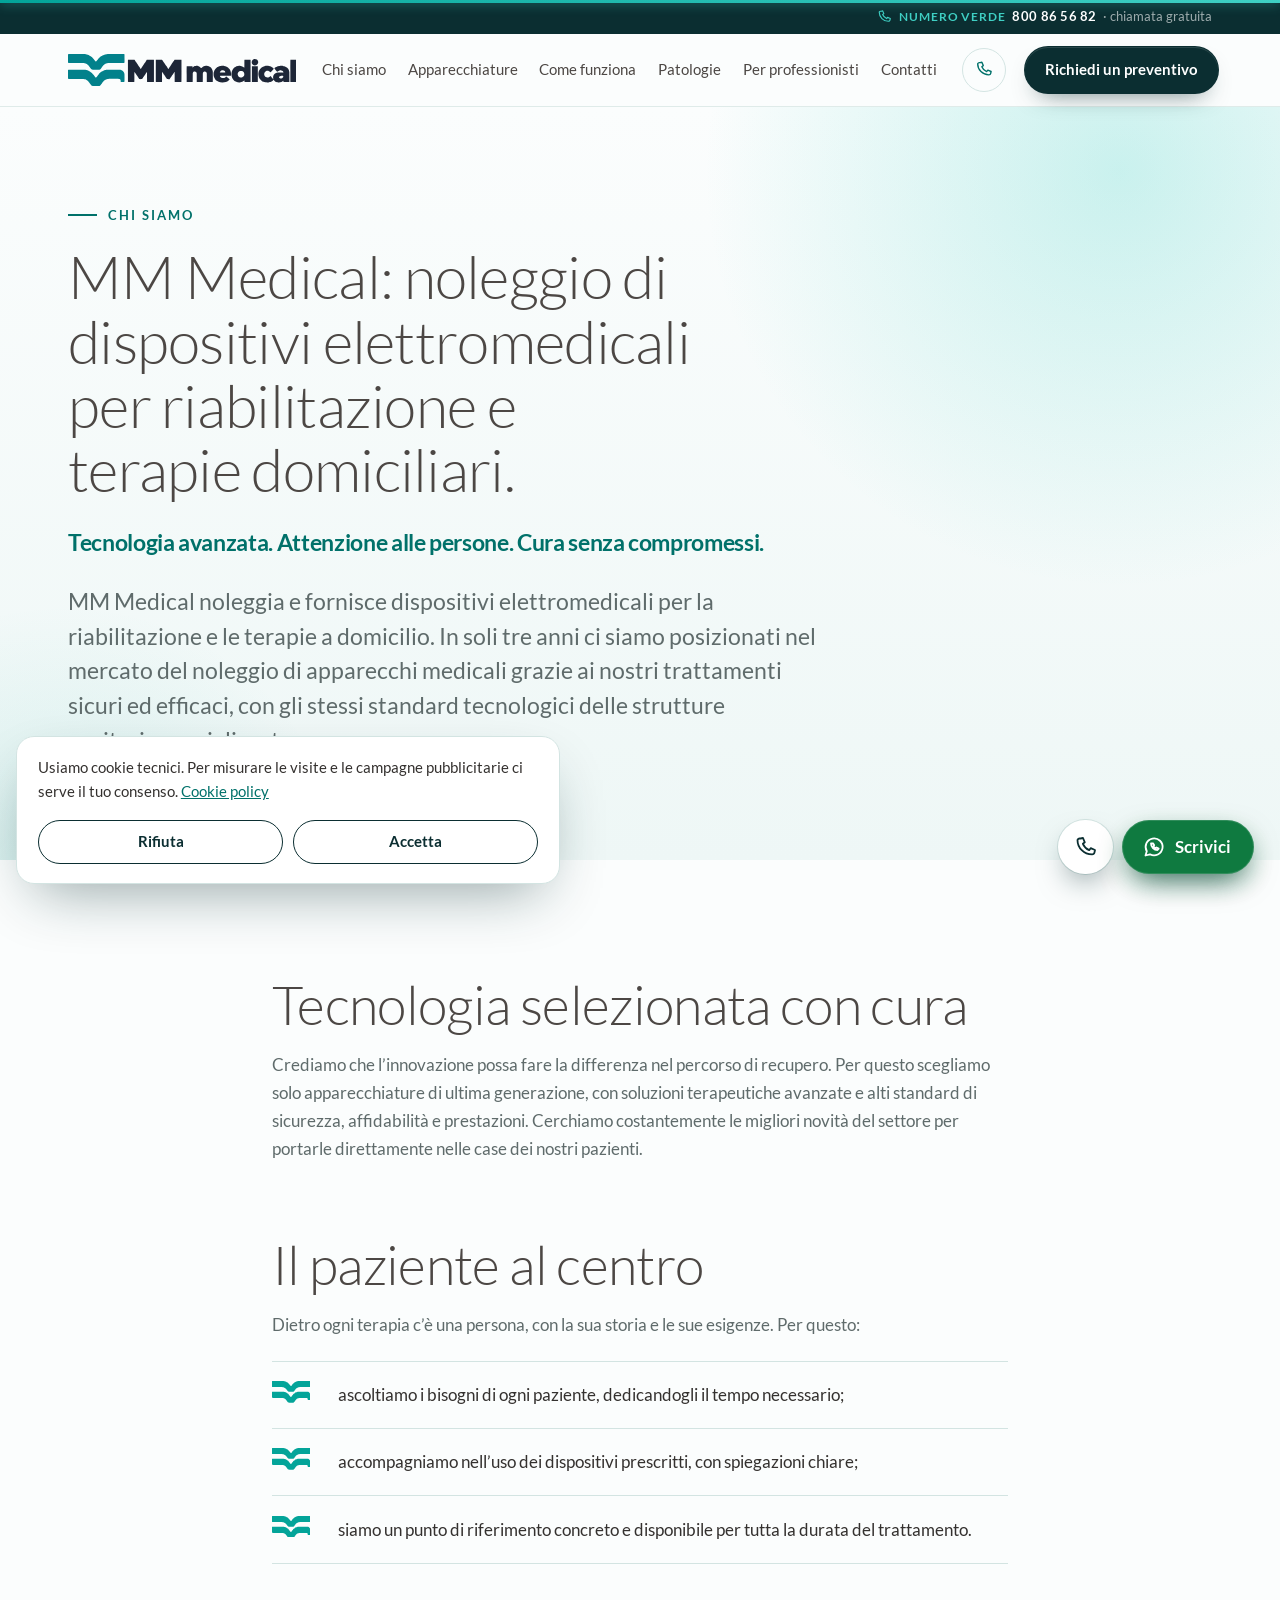
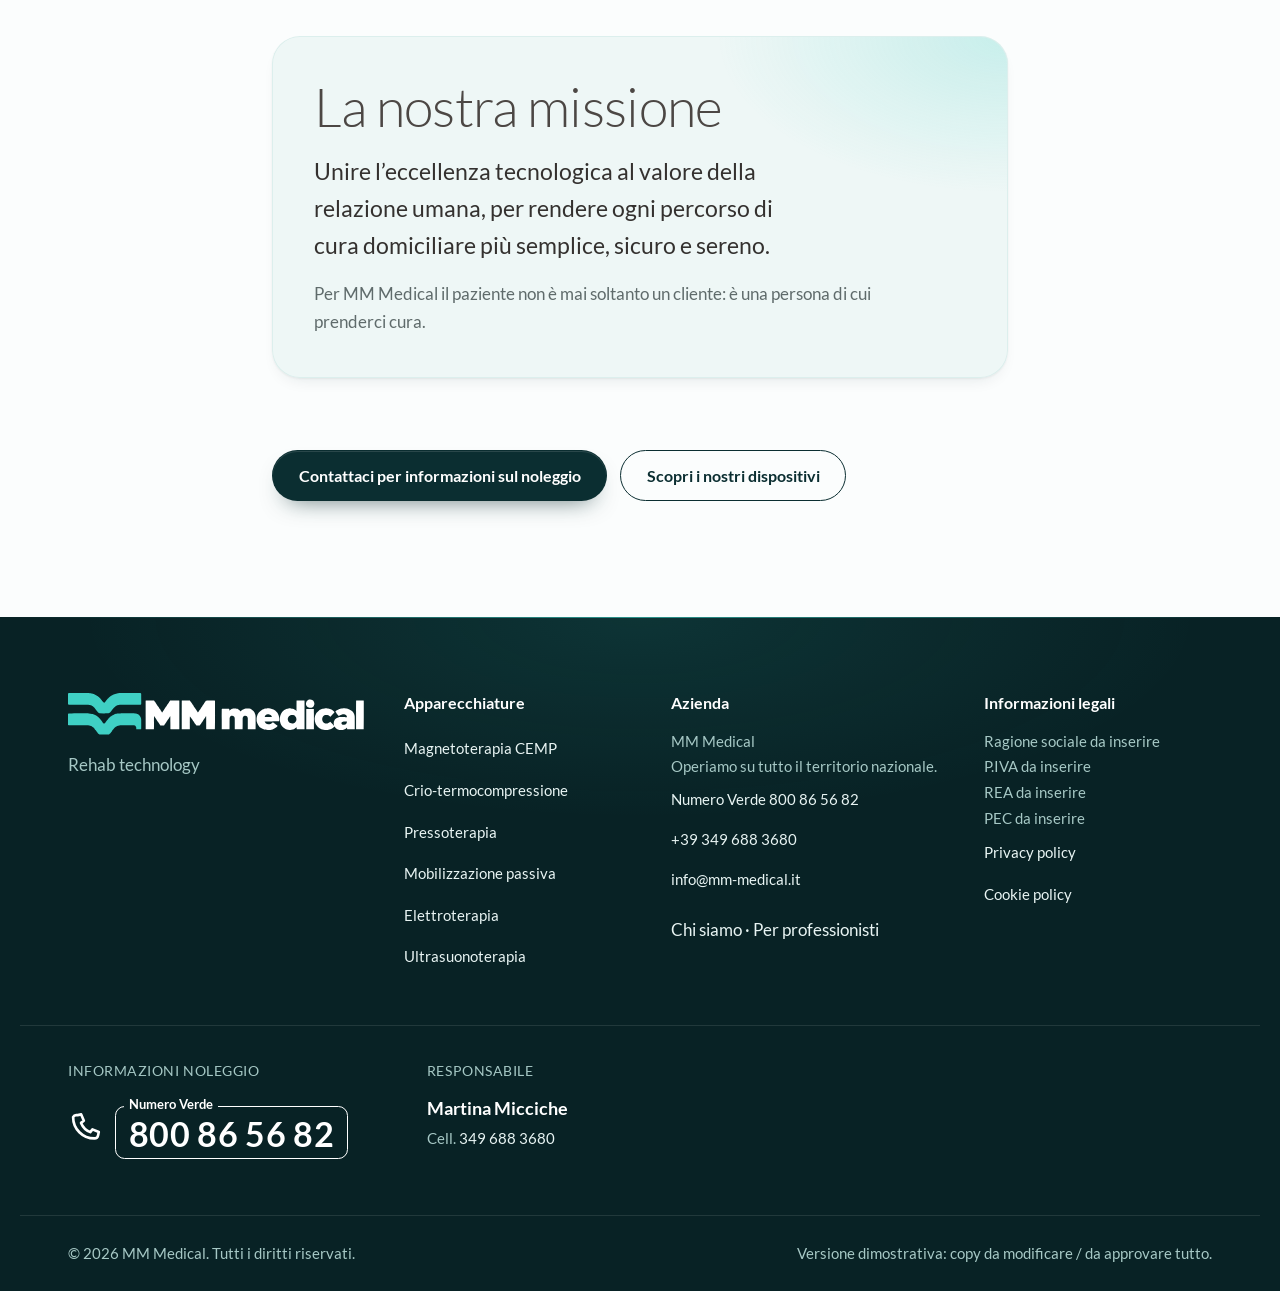
<file: chi-siamo/index.html>
<!DOCTYPE html><html lang="it"><head><meta name="robots" content="noindex, nofollow"><meta charset="utf-8"><meta name="viewport" content="width=device-width, initial-scale=1"><title>Chi siamo | MM Medical</title><meta name="description" content="MM Medical noleggia dispositivi elettromedicali per la riabilitazione e le terapie a domicilio. Tecnologia avanzata, attenzione alle persone, cura senza compromessi."><link rel="canonical" href="https://www.mmmedical.it/chi-siamo/"><link rel="icon" href="/favicon.svg" type="image/svg+xml"><meta name="theme-color" content="#0b2e31"><script>document.documentElement.classList.add('js');</script><script>
      // Page transitions: only the photo that travels (clicked card <-> device hero) gets a transition name,
      // so every other photo fades with the page. Browsers without these events simply skip the effect.
      (function () {
        var slug = function (u) { var m = new URL(u, location.href).pathname.match(/^\/apparecchiature\/([^\/]+)\/?$/); return m ? m[1] : null; };
        var photo = function (s, home) { return home ? document.querySelector('[data-device="' + s + '"] .ph') : document.querySelector('.stage .photo'); };
        var name = function (el, s) { if (el) el.style.viewTransitionName = 'dev-' + s; };
        addEventListener('pageswap', function (e) {
          if (!e.viewTransition || !e.activation) return;
          var to = new URL(e.activation.entry.url), here = slug(location.href), dest = slug(to.href);
          if (dest && !here) name(photo(dest, true), dest);
          else if (here && to.pathname === '/') name(photo(here, false), here);
        });
        addEventListener('pagereveal', function (e) {
          if (!e.viewTransition || !window.navigation || !navigation.activation || !navigation.activation.from) return;
          var from = new URL(navigation.activation.from.url), here = slug(location.href), prev = slug(from.href);
          if (here && from.pathname === '/') name(photo(here, false), here);
          else if (!here && prev) name(photo(prev, true), prev);
        });
      })();
    </script><link rel="alternate" hreflang="it" href="https://www.mmmedical.it/chi-siamo/"><link rel="alternate" hreflang="x-default" href="https://www.mmmedical.it/chi-siamo/"><meta property="og:type" content="website"><meta property="og:locale" content="it_IT"><meta property="og:site_name" content="MM Medical"><meta property="og:title" content="Chi siamo | MM Medical"><meta property="og:description" content="MM Medical noleggia dispositivi elettromedicali per la riabilitazione e le terapie a domicilio. Tecnologia avanzata, attenzione alle persone, cura senza compromessi."><meta property="og:url" content="https://www.mmmedical.it/chi-siamo/"><meta property="og:image" content="https://www.mmmedical.it/og.jpg"><meta property="og:image:width" content="1200"><meta property="og:image:height" content="630"><meta property="og:image:alt" content="MM Medical: noleggio di apparecchiature per la riabilitazione"><meta name="twitter:card" content="summary_large_image"><meta name="twitter:image" content="https://www.mmmedical.it/og.jpg"><script type="application/ld+json">{"@context":"https://schema.org","@type":"LocalBusiness","name":"MM Medical","url":"https://www.mmmedical.it","telephone":"+39 349 688 3680","email":"info@mm-medical.it","description":"MM Medical noleggia dispositivi elettromedicali per la riabilitazione e le terapie a domicilio. Tecnologia avanzata, attenzione alle persone, cura senza compromessi.","areaServed":{"@type":"Country","name":"Italia"}}</script><link rel="stylesheet" href="/_astro/Base.BahkarRi.css"><style>.hero[data-astro-cid-tkrz6np5]{background:linear-gradient(180deg, var(--paper), var(--mint));padding-block:clamp(3.5rem,8vw,7rem)}.hero[data-astro-cid-tkrz6np5] .wrap[data-astro-cid-tkrz6np5]{justify-items:start;gap:1.4rem;display:grid}h1[data-astro-cid-tkrz6np5]{overflow-wrap:break-word;max-width:22ch;font-size:clamp(1.9rem,1.1rem + 3.2vw,4.2rem)}.tagline[data-astro-cid-tkrz6np5]{font-family:var(--font-head);letter-spacing:-.015em;color:var(--teal-deep);font-weight:600;font-size:var(--step-1,1.25rem)}@media (prefers-reduced-motion:no-preference){.hero[data-astro-cid-tkrz6np5] .wrap[data-astro-cid-tkrz6np5]>[data-astro-cid-tkrz6np5]{animation:cs-up .9s var(--ease) both}.hero[data-astro-cid-tkrz6np5] .wrap[data-astro-cid-tkrz6np5]>[data-astro-cid-tkrz6np5]:nth-child(2){animation-delay:80ms}.hero[data-astro-cid-tkrz6np5] .wrap[data-astro-cid-tkrz6np5]>[data-astro-cid-tkrz6np5]:nth-child(3){animation-delay:.16s}.hero[data-astro-cid-tkrz6np5] .wrap[data-astro-cid-tkrz6np5]>[data-astro-cid-tkrz6np5]:nth-child(4){animation-delay:.24s}@keyframes cs-up{0%{opacity:0;transform:translateY(16px)}}}.hero[data-astro-cid-tkrz6np5] .lead[data-astro-cid-tkrz6np5]{max-width:60ch}.blocks[data-astro-cid-tkrz6np5]{gap:clamp(2.5rem,6vw,4.5rem);max-width:52rem;display:grid}.block[data-astro-cid-tkrz6np5]{gap:1rem;display:grid}.block[data-astro-cid-tkrz6np5] p[data-astro-cid-tkrz6np5]{color:var(--muted)}.points[data-astro-cid-tkrz6np5]{margin:.4rem 0 0;padding:0;list-style:none;display:grid}.points[data-astro-cid-tkrz6np5] li[data-astro-cid-tkrz6np5]{border-top:1px solid var(--line);grid-template-columns:3rem 1fr;align-items:start;gap:1.1rem;padding-block:1.2rem;display:grid}.points[data-astro-cid-tkrz6np5] li[data-astro-cid-tkrz6np5]:last-child{border-bottom:1px solid var(--line)}.points[data-astro-cid-tkrz6np5] .bullet{width:2.4rem;color:var(--teal);transition:transform .5s var(--ease-spring), filter .4s}.points[data-astro-cid-tkrz6np5] li[data-astro-cid-tkrz6np5]{transition:padding-left .4s var(--ease), background .4s}@media (hover:hover){.points[data-astro-cid-tkrz6np5] li[data-astro-cid-tkrz6np5]:hover{background:linear-gradient(90deg,#eef7f6e6,#eef7f600);padding-left:.5rem}.points[data-astro-cid-tkrz6np5] li[data-astro-cid-tkrz6np5]:hover .bullet{filter:drop-shadow(0 4px 8px #03a49973);transform:scale(1.08)}}.mission[data-astro-cid-tkrz6np5]{border-radius:var(--r-lg);background:radial-gradient(26rem 14rem at 100% 0%, #3fd0c438, transparent 70%), var(--mint);box-shadow:inset 0 0 0 1px var(--mint-2), var(--shadow-sm);padding:clamp(1.5rem,4vw,2.6rem)}@media (width<=560px){.ctas[data-astro-cid-tkrz6np5] .btn[data-astro-cid-tkrz6np5]{width:100%}}.points[data-astro-cid-tkrz6np5] span[data-astro-cid-tkrz6np5]{color:var(--text)}.mission[data-astro-cid-tkrz6np5] .big[data-astro-cid-tkrz6np5]{color:var(--text);font-size:var(--step-1,1.25rem);max-width:38ch;font-weight:500}.ctas[data-astro-cid-tkrz6np5]{flex-wrap:wrap;gap:.8rem;display:flex}
</style></head><body><a class="skip" href="#main">Vai al contenuto</a><header class="site-header" data-astro-cid-nen7h5rs><div class="topline" data-astro-cid-nen7h5rs><div class="wrap tl-in" data-astro-cid-nen7h5rs><a class="tl-tf" href="tel:800865682" aria-label="Numero Verde 800 86 56 82, chiamata gratuita" data-astro-cid-nen7h5rs><svg class="i" viewBox="0 0 24 24" fill="none" stroke="currentColor" stroke-width="1.8" stroke-linecap="round" stroke-linejoin="round" aria-hidden="true"><path d="M6.6 3.5 9 3l1.8 4.3-1.9 1.5a11.5 11.5 0 0 0 6.3 6.3l1.5-1.9L21 15l-.5 2.4a2.5 2.5 0 0 1-2.5 2c-8 0-14.5-6.5-14.5-14.5a2.5 2.5 0 0 1 2.1-1.4z"></path></svg><span class="tl-lbl" data-astro-cid-nen7h5rs>Numero Verde</span> <strong data-astro-cid-nen7h5rs>800 86 56 82</strong><span class="tl-free" data-astro-cid-nen7h5rs>· chiamata gratuita</span></a></div></div><div class="wrap bar" data-astro-cid-nen7h5rs><a class="brand" href="/" aria-label="MM Medical, home" data-astro-cid-nen7h5rs><svg class="logo" viewBox="99.5 168.3 1407.2 197.2" role="img" aria-label="MM Medical" xmlns="http://www.w3.org/2000/svg"><path fill="var(--logo-mark, #02818B)" fill-rule="evenodd" d="M 103 168.5 c -1.67 0.67 -2.67 1.33 -3.17 2.67 -0.33 0.67 -0.33 1 -0.33 24.5 0 15.67 0 24 0.17 24.33 0.5 1.5 2 3 3.67 3.5 0.33 0.17 13.83 0.17 45.5 0.33 26.67 -0 45.83 -0 47 0.17 3.33 0.17 9 1.5 12.5 2.83 3.83 1.33 9.83 5.33 14.17 9.33 3 2.67 3.67 3.33 6.83 7.33 1.5 2 3 3.83 3.33 4.17 1 1.33 5.67 7.67 7.17 10 0.83 1.17 3.33 3.67 4.67 4.67 1.33 0.83 3.17 1.83 4.83 2.17 l 1.33 0.33 20.17 0.17 c 11.67 -0 20.67 -0 21.17 -0.17 4.17 -0.83 7.67 -3 10 -6.33 0.5 -0.67 1.17 -1.67 1.5 -2.17 0.33 -0.33 1.67 -2 2.83 -3.67 1.17 -1.67 2.5 -3.5 3 -4.17 0.67 -0.67 1.67 -2 2.33 -2.83 2.5 -3.33 7.5 -9 10 -11.17 3.17 -2.83 8.17 -5.83 12.5 -7.67 3.33 -1.33 8.67 -2.5 12.67 -2.83 1.5 -0.17 17.5 -0.17 49.67 -0.17 l 47.5 -0.17 0.83 -0.33 c 1.33 -0.67 1.83 -1.17 2.5 -2.33 l 0.5 -1 0 -23.17 c 0 -12.67 -0.17 -23.67 -0.17 -24.33 -0.17 -1.83 -0.67 -2.67 -2.17 -3.5 l -1 -0.67 -48 -0 c -29.33 -0 -49.17 -0 -51.17 0.17 -5.67 0.33 -10.67 1 -17 2.67 -6.5 1.5 -9.5 2.67 -16.5 6 -5.5 2.67 -12.67 7.5 -16.17 10.83 -0.33 0.5 -1.83 1.83 -3.33 3.33 -1.5 1.33 -3.5 3.33 -4.33 4.5 -2.83 3.17 -8.5 10.5 -11.33 14.67 -1.67 2.67 -3 3.33 -5.67 3.33 -2.17 -0 -3.33 -0.83 -5.33 -3.67 -3.33 -4.67 -3.67 -5.17 -6.83 -9 -1.33 -1.67 -2.67 -3.33 -3 -3.67 -2.5 -3.33 -7.83 -8.67 -11.5 -11.5 -0.33 -0.17 -1.17 -0.83 -1.83 -1.33 -0.67 -0.5 -2 -1.5 -2.83 -2 -0.83 -0.67 -2.17 -1.5 -3 -2.17 -1.67 -1 -4.5 -2.67 -6.33 -3.5 -0.67 -0.33 -2.5 -1.17 -3.83 -1.83 -3.33 -1.5 -6.83 -2.67 -10.33 -3.67 -0.83 -0.17 -2.17 -0.5 -3 -0.67 -1 -0.33 -2.33 -0.67 -3.17 -0.83 -0.83 -0.17 -2 -0.33 -2.33 -0.5 -0.33 -0 -2.5 -0.33 -4.67 -0.67 l -3.83 -0.5 -47.83 -0 c -38.83 -0 -47.83 -0 -48.33 0.17z M 117.17 265 l -14.5 -0 -0.83 0.67 c -0.5 0.33 -1.17 1 -1.33 1.33 -1 1.17 -1 -0.5 -1 26.17 0 27.67 -0.17 25.83 1.33 27.17 1.33 1.33 -3.33 1.17 47.33 1.33 32 -0 45.5 -0 46.83 0.17 3 0.33 8 1.33 10.67 2.33 2.5 0.83 6.67 2.83 7.83 3.67 2 1.5 3.83 2.67 5 3.5 3.5 2.5 4.83 3.67 7.67 7.33 1.17 1.5 3.67 4.5 5.17 6.33 1.67 2.17 4.5 6 5.67 8.17 0.5 0.83 1.5 2.17 2.33 3.17 0.67 1 1.67 2.33 2.17 3 1.5 2.33 3 3.5 5.83 5 2.33 1.17 1.83 1.17 22.67 1.17 19.67 -0 22.5 -0.17 24.17 -0.67 2.33 -0.67 5.67 -3.17 6.83 -5 1.17 -1.67 2.83 -4.17 4.33 -6.33 1.17 -1.5 2.5 -3.33 3 -4.17 2.83 -3.83 3.33 -4.67 4.5 -6.33 0.83 -1 2 -2.33 2.5 -3.17 0.67 -0.83 1.5 -1.83 1.83 -2.17 1.83 -2.5 5.67 -6 8.5 -7.83 0.83 -0.5 1.67 -1 1.83 -1.17 0.17 -0.17 0.83 -0.5 1.5 -0.83 0.5 -0.33 1.17 -0.67 1.67 -1 3.33 -2.33 11.17 -4.5 17.5 -5 4.33 -0.33 60.83 -0.33 64.83 -0 3.5 0.33 4.67 0.67 7 2.67 1.83 1.67 2.83 3.17 3.33 4.67 0.67 1.83 0.83 3 0.83 7 0 3.17 0 3.5 0.33 3.83 l 0.33 0.33 10.67 0.17 c 11.5 -0 11.67 -0 12.17 -0.83 0.17 -0.5 0.33 -42.33 0 -45.67 -0.33 -5 -1 -7.67 -3.17 -11.83 -3.83 -7.67 -8.5 -11.83 -18 -15.5 -2 -0.83 -5.33 -1.5 -9 -1.67 -3.17 -0.17 -60.83 -0.17 -70.17 -0 -3.83 -0 -7.33 0.17 -7.67 0.33 -0.5 -0 -2 0.33 -3.5 0.5 -1.33 0.17 -3.33 0.5 -4.17 0.83 -0.83 0.17 -2 0.5 -2.33 0.5 -2 0.33 -9 2.67 -12 4 -6 2.83 -7.33 3.5 -10 5.33 -4.5 2.83 -5.5 3.67 -10.33 7.83 -3.33 2.83 -3.67 3.17 -7.67 8 -0.83 1 -2.17 2.67 -3.17 4 -1 1.17 -2.5 3 -3.33 4.17 -0.67 1.17 -1.83 2.67 -2.17 3.17 -0.5 0.67 -1.67 2.33 -2.67 3.5 -3.67 5.33 -4.33 6 -7.33 6 -1.5 -0 -2.5 -0.33 -3.33 -1.17 -1.33 -1.33 -4.5 -5.83 -7.83 -10.67 -1.17 -1.83 -2.33 -3.5 -3.5 -4.67 -1.67 -1.83 -4.67 -5.33 -7.17 -8.17 -1 -1.5 -1.67 -2 -3.5 -3.67 -0.83 -0.67 -2 -1.67 -2.67 -2.33 -3.33 -2.83 -9.67 -7.33 -12 -8.33 -0.33 -0.17 -1.17 -0.5 -1.83 -1 -1.5 -0.83 -5.17 -2.5 -7 -3.17 -0.83 -0.33 -2.17 -0.83 -2.83 -1.17 -0.83 -0.33 -2.17 -0.67 -3 -0.83 -0.83 -0.17 -2 -0.5 -2.67 -0.67 -4.67 -1.33 -10.17 -2.17 -15.33 -2.33 -3.5 -0.17 -53.17 -0.17 -81.17 -0z"></path><path fill="var(--logo-word, #1D2637)" fill-rule="evenodd" d="M 1249 199.17 c -3.5 0.33 -8.17 2.5 -10.5 4.67 -1.5 1.33 -4 4.5 -4.67 5.83 -2 4 -2.67 8.83 -1.83 14 0.83 4.17 3.5 8.33 7.17 11.17 3.83 2.83 7 3.67 12.5 3.67 7.17 -0 12.67 -2.67 16.33 -8 1.5 -2.5 2.83 -5.67 3.17 -7.83 0.17 -0.5 0.17 -1.67 0.33 -2.33 0.83 -6 -3 -14.33 -8.17 -17.67 -4.33 -2.67 -9.5 -4 -14.33 -3.5z M 469.33 204.33 l -0.5 0.5 0 67.5 0.17 67.33 0.33 0.33 c 0.17 0.17 0.83 0.33 2.67 0.33 2.83 0.17 35.5 0.17 35.83 -0 0.83 -0.17 0.83 0.83 0.83 -30.83 0 -28.17 0 -30 0.33 -30.33 0.33 -0.5 0.67 -0.33 1.5 1.17 0.33 0.67 1.33 2 2.17 3.33 2.17 2.67 2.67 3.5 5.33 7.33 1 1.67 2.17 3.5 2.5 4 2 3.17 5.5 8.33 6.83 10.17 0.83 1.33 1.83 2.83 2.5 3.5 0.5 0.83 2.67 4 4.67 7 2.17 3.17 4 6 4.33 6.33 0.33 0.33 1 0.67 1.67 0.83 0.83 0.33 1.17 0.33 7.33 0.33 5.67 -0 6.5 -0 7.17 -0.33 0.67 -0.33 2 -1.67 3 -3.17 0.5 -0.5 1.67 -2.5 3 -4.17 1.17 -1.83 2.67 -4 3.33 -5 1.67 -2.5 3.5 -5.17 4.17 -6.33 0.83 -1.33 4.5 -6.67 5.83 -8.67 0.67 -0.83 1.5 -2 1.83 -2.67 0.83 -1 3.17 -4.67 4.83 -7.33 1.83 -2.67 4.33 -6.33 4.67 -6.5 0.83 -0.5 0.83 -1.83 0.83 30.33 0.17 21.5 0.17 30.17 0.33 30.5 0.17 0.17 0.33 0.33 0.67 0.5 0.17 -0 9.5 -0 20.67 -0 l 20.17 -0 0.33 -0.33 0.5 -0.33 0 -67.5 0 -67.33 -0.5 -0.5 -0.5 -0.33 -20.83 -0 c -14.33 -0 -21 -0 -21.33 0.17 -0.83 0.33 -1.67 1.67 -7.17 9.67 -1.5 2.17 -3.83 5.67 -5.33 7.67 -1.33 2.17 -2.67 4.17 -3 4.5 -0.67 1.17 -2.33 3.67 -2.83 4.67 -0.33 0.5 -0.83 1.33 -1.33 1.83 -5.17 7.5 -8 12 -9.83 14.83 -1 1.5 -2.5 4 -3.5 5.33 -1 1.5 -2.33 3.67 -3 4.67 -1.5 2.33 -2 2.83 -2.5 2.83 -0.33 -0 -2 -2.33 -4.17 -5.83 -0.33 -0.67 -1.5 -2.33 -2.5 -3.67 -1 -1.33 -2.33 -3.5 -3.33 -4.83 -0.83 -1.33 -2.5 -3.83 -3.67 -5.67 -1.17 -1.67 -2.67 -4 -3.5 -5.17 -5.83 -8.67 -9.5 -14.17 -12.67 -18.83 -1 -1.5 -2.67 -3.83 -3.67 -5.33 -3.67 -5.33 -4.33 -6.17 -4.83 -6.5 l -0.5 -0.33 -19.5 -0 -19.5 -0 -0.33 0.33z M 1187.33 204.17 c -0.33 0.17 -0.5 0.33 -0.5 0.5 -0.17 -0 -0.17 11 -0.33 24.17 0 17.83 -0.17 24.17 -0.17 24.17 -0.5 0.33 -0.67 0.17 -1.83 -0.83 -1.5 -1.33 -4 -3.33 -5.5 -4 -0.5 -0.33 -1.67 -1 -2.33 -1.33 -2 -1.33 -5.83 -3 -7.67 -3.67 -2.17 -0.67 -8 -1.83 -10.33 -2 -3.17 -0.33 -6.5 -0 -10.5 0.67 -6.33 1 -7.67 1.33 -12.83 3.67 -2 1 -7.17 4 -8.33 4.83 -4.17 3.33 -7.5 6.83 -11.17 11.5 -2.5 3.33 -6 11.5 -7.33 17.5 -2.5 10.33 -2.17 19.33 1.33 31.67 0.33 1.33 1.83 4.5 3.33 7.67 0.83 1.67 1.33 2.33 4 6.17 4.5 6.33 11.5 11.83 19 15 7.17 3 12.33 4 20.33 3.83 8.83 -0.33 15.33 -2.33 22.5 -7 1.17 -0.83 4.67 -3.67 5.83 -4.67 1.83 -1.83 2 -1.5 2.5 5 0.17 2.83 0.33 3.33 1 3.67 0.17 0.17 4.83 0.17 17.83 0.17 l 17.67 -0 0.33 -0.33 0.5 -0.5 0 -67.5 0 -67.5 -0.33 -0.5 -0.5 -0.33 -17.67 -0 c -9.83 -0 -17.83 -0 -18 -0 -0.33 -0.17 -0.67 -0 -0.83 -0z m -17.17 68.83 c 1.33 0.17 2.83 0.5 3.33 0.67 0.5 0.33 1.17 0.5 1.5 0.5 0.83 0.17 3.67 2.5 5.33 4.17 5.17 5.17 7.17 12.83 5 20.17 -1.17 3.33 -2 5.17 -3.83 7.17 -2.17 2.33 -4.33 3.83 -7.83 5.67 -4.67 2.17 -11 2.17 -16.33 -0.17 -2 -0.83 -5 -2.83 -6.5 -4.5 -2.5 -2.67 -3.83 -5 -5.17 -9.83 l -0.5 -1.83 0 -3.33 0.17 -3.5 0.67 -1.67 c 0.33 -1 1 -2.33 1.33 -3 0.5 -0.67 1.17 -1.83 1.5 -2.5 1.17 -2.17 4.5 -5.17 7 -6.5 3.67 -1.83 9.5 -2.5 14.33 -1.5z M 641 204.5 l -0.33 0.33 -0.17 67.33 0 67.33 0.5 0.5 0.33 0.33 9.5 -0 c 5.17 -0 13.5 -0 18.5 0.17 8.67 -0 9 -0 9.33 -0.33 l 0.33 -0.33 0 -29 c 0.17 -15.83 0.17 -29.5 0.33 -30.17 0.17 -2.33 0.5 -2 3.33 2.33 3 4.17 4 5.83 5.5 7.83 0.83 1 2.5 3.67 4 5.67 1.33 2 3 4.5 3.67 5.5 0.67 1 1.83 2.5 2.33 3.33 0.67 1 1.33 2.17 1.67 2.5 0.33 0.5 2.33 3.5 4.33 6.5 4.67 6.83 5.17 7.5 6.17 8.17 1 0.67 1.5 0.67 8.17 0.67 6.5 -0.17 6.5 -0.17 8.17 -1.5 1.17 -1.17 6.17 -8.17 7 -10 0.33 -0.33 1.17 -1.67 2 -3 0.83 -1.17 2.17 -3.17 3.17 -4.5 0.83 -1.33 2.17 -3.17 2.67 -4.17 1.67 -2.17 4.5 -6.33 5.5 -8.17 2.17 -3.5 2.5 -4 3.33 -5.17 0.5 -0.5 1.17 -1.5 1.5 -2 0.5 -0.5 1.5 -2 2.33 -3.17 1.67 -2.5 2.17 -2.83 2.5 -2.17 0.17 0.5 0.33 15.17 0.17 44.83 0 10.5 0 15.5 0.17 15.67 0.17 0.17 0.5 0.33 0.83 0.5 0.67 0.17 40 0.17 40.33 -0 0.83 -0.17 0.83 3.67 0.83 -67.83 0 -48.5 0 -67.17 -0.17 -67.5 -0.17 -0.33 -0.33 -0.5 -0.5 -0.67 -0.33 -0.17 -37.5 -0.17 -40.17 -0 -2.17 0.17 -2.67 0.33 -3.83 2.17 -2.17 3.5 -3.67 5.67 -4.67 7.17 -1.17 1.33 -2.67 3.5 -4.17 6.17 -0.33 0.67 -1.33 2.17 -2.17 3.17 -1.83 2.67 -4.5 6.67 -6.67 9.83 -0.83 1.33 -1.83 3 -2.33 3.5 -0.33 0.67 -1.5 2.33 -2.33 3.67 -1.67 2.5 -2.67 3.83 -6 8.67 -1.17 1.67 -2.67 4 -3.5 5.17 -4 6.33 -4.33 6.83 -5.17 6.33 0 -0.17 -0.67 -0.83 -1.17 -1.67 -0.5 -0.83 -1.17 -2.17 -1.67 -2.83 -1.5 -2.33 -5.33 -7.83 -8.5 -12.83 -1.83 -2.5 -4 -5.67 -5 -7.17 -1.67 -2.5 -2.5 -3.67 -4 -6.33 -0.5 -0.67 -1.33 -2 -2 -2.83 -0.67 -0.83 -1.5 -2 -2 -2.5 -1.83 -2.67 -5 -7.33 -7.83 -11.5 -3 -4.83 -4.67 -7 -5.33 -7.5 -0.67 -0.67 -3.67 -0.83 -21.67 -0.83 -16.33 -0 -16.83 -0 -17.17 0.33z M 1470.17 204.67 c -0.17 0.33 -0.33 3.67 -0.33 67.5 0 36.83 0 67.33 0.17 67.67 0 0.33 0.17 0.5 0.33 0.67 0.33 0.17 5.17 0.17 17.67 0.17 17.33 -0 17.33 -0 17.83 -0.33 0.17 -0.17 0.5 -0.5 0.5 -0.67 0.17 -0.33 0.17 -24.33 0.17 -53.5 0 -29.17 0 -55.83 0 -59.33 0.17 -3.5 0.17 -9.67 0 -14 l 0 -7.67 -0.5 -0.5 -0.5 -0.5 -17.5 -0 -17.5 -0 -0.33 0.5z M 1045.83 241.17 c -0.33 -0 -1.5 0.17 -2.67 0.33 -1.33 0.17 -2.67 0.33 -3.17 0.5 -1.17 -0 -6.33 1.33 -8 1.83 -10 3.33 -18.17 9 -24.5 17 -3.67 4.5 -7 10.67 -8.5 16.17 -0.33 1 -0.67 2.17 -0.83 2.83 -0.33 1.33 -1.17 5.17 -1.33 7 -0.5 4.17 0 14 0.67 17 0.17 0.33 0.33 1.17 0.5 1.67 0 0.67 0.5 2 0.83 3.17 0.5 1.17 1 2.67 1.17 3.17 1 3 3.17 7 6.33 11.33 3.83 5.33 5.17 6.67 10.17 10.5 4 2.83 6.5 4.33 11 6 7.83 3.33 14.33 4.5 24.5 4.33 7.83 -0 12.67 -0.67 20.33 -2.83 2.33 -0.67 6.83 -2.67 9.33 -4 1.33 -0.83 6 -3.83 7.17 -4.83 2.67 -2.17 7.5 -7.17 7.5 -7.67 0 -0.5 -1.33 -1.83 -4.67 -4.33 -1.5 -1.17 -3 -2.33 -3.33 -2.67 -0.5 -0.33 -1.17 -1 -1.67 -1.33 -0.67 -0.33 -1.5 -1 -2.17 -1.5 -6.33 -4.83 -9.83 -7.5 -10.5 -7.5 -0.17 -0 -1.17 0.83 -2.67 2.33 -4.33 4.17 -7 5.67 -12.5 6.5 -4 0.67 -8 0.33 -11.83 -0.67 -4.67 -1.33 -9.67 -5.67 -11.17 -9.5 -0.17 -0.67 -0.5 -1.33 -0.5 -1.5 -0.33 -0.67 0.17 -1.17 0.83 -1.33 0.33 -0.17 14.17 -0.17 30.83 -0.17 32.5 -0 35.83 -0 36.17 -0.17 0.5 -0.17 0.67 -1 1 -4.17 0.67 -6.33 0 -15.83 -1.67 -20.83 -0.17 -0.83 -0.83 -2.5 -1.17 -3.67 -1 -3.17 -1.67 -4.67 -3.67 -8.33 -1.5 -2.5 -2.67 -4.17 -4.17 -6 -0.83 -0.83 -1.83 -2.17 -2.5 -2.83 -2.83 -3.5 -7.67 -7 -14 -10.17 -4.17 -2.17 -10.83 -4.33 -15.17 -5 -1 -0 -2.33 -0.33 -3 -0.5 -1 -0.17 -11.33 -0.5 -13 -0.17z m 8.5 27.67 c 4.67 0.67 8.5 2.5 10.83 4.83 1.33 1.5 2.17 2.67 3.17 5.33 1 2.33 0.83 2.83 -0.5 3.17 -1.17 0.17 -31.5 0.17 -32 -0.17 -0.5 -0.33 -0.5 -0.67 0 -2.33 0.67 -2.17 1.83 -4.33 3.33 -5.67 2.83 -2.83 6.5 -4.67 10.33 -5.17 2.33 -0.33 2.5 -0.33 4.83 -0z M 1322 241.17 c -2 0.17 -5.5 0.67 -8.67 1.5 -1 0.17 -2.33 0.5 -2.67 0.5 -2.5 0.5 -5.83 1.83 -9.5 3.67 -4.33 2.17 -7.17 3.83 -8.5 5.17 -0.67 0.67 -2 1.67 -2.83 2.33 -2 1.67 -3.83 3.67 -7.5 8 -1 1.33 -2.5 3.83 -4 6.83 -0.5 1.33 -1.17 2.5 -1.17 2.5 -0.5 0.67 -2.5 6.33 -2.83 8.17 -1.17 6.17 -1.5 9 -1.5 13 0.17 7.83 1.67 14.33 4.67 21.17 1.17 2.67 1.33 3.17 2.5 5 3.83 6.17 8.5 11.33 14 15.17 3.33 2.17 4 2.67 10.67 5.83 2.5 1.17 6 2.17 11 3 7.5 1.33 18.67 1.17 24 -0.5 0.67 -0.17 2.33 -0.67 3.83 -1 3.17 -0.83 4.67 -1.33 7.83 -2.83 6 -3 10.83 -6.5 14.33 -10.5 0.67 -1 1 -0.83 2.17 0.83 1.33 2 3 3.83 5.17 5.83 2.33 2.17 3 2.67 5.5 4 2.67 1.5 3.17 1.83 5 2.33 5.5 2 8.67 2.5 15.33 2.5 5.83 -0 9.67 -0.67 14.83 -2.33 0.83 -0.33 1.5 -0.5 1.67 -0.5 0.33 -0 3.83 -1.83 5 -2.67 1.33 -0.83 2.33 -1.67 4.33 -3.5 1.33 -1.17 1.5 -1.33 2 -1 0.33 0.17 0.5 1.83 0.5 4.33 0 2 0.17 2.5 1 2.67 0.5 0.17 34.5 0.17 35 -0.17 0.5 -0 0.67 -0.83 0.5 -1.83 0 -0.33 0 -13.67 0 -29.33 l -0.17 -28.67 -0.33 -2.5 c -0.33 -1.5 -0.67 -3.17 -0.83 -3.83 -0.67 -2.33 -1.33 -5 -1.33 -5.17 0 -0.17 -0.33 -0.83 -0.67 -1.5 -0.33 -0.83 -0.67 -1.83 -0.83 -2.17 -1.17 -2.33 -3.17 -6 -4.33 -7.67 -1 -1.17 -3 -3.17 -4.83 -4.67 -5 -4.17 -10.17 -6.83 -17.67 -9.5 -1.5 -0.5 -6.5 -1.5 -8.67 -1.83 -0.83 -0.17 -2.33 -0.33 -3.17 -0.5 -3.83 -0.5 -13 -0.33 -17 0.17 -0.83 0.17 -1.83 0.33 -2.5 0.5 -1 -0 -3.67 0.67 -6.33 1.33 -0.67 0.17 -1.67 0.5 -2.33 0.67 -0.5 -0 -1.5 0.33 -2.17 0.67 -0.67 0.33 -1.33 0.5 -1.5 0.5 -0.33 -0 -4.67 2 -7.67 3.67 -3.17 1.5 -6.83 4 -9 6 -1.33 1.33 -1.33 1.17 2.17 6.17 0.67 1.17 1.67 2.33 2 2.83 1.5 2.17 4.67 6.33 7.17 9.33 0.67 0.83 1.5 1.83 1.83 2.17 1 1.5 2.17 2.5 2.83 2.5 0.5 -0 1.83 -0.83 3.33 -2.33 2.67 -2.33 7 -4.5 11.67 -5.67 2.17 -0.5 2.5 -0.5 5.5 -0.67 2.67 -0 3.67 -0 4.83 0.17 4.83 1 7.67 2.33 10.33 5.33 1 1 1.83 3 2 5.17 0.67 3.67 0.5 4 -1.67 3.67 -0.83 -0 -3.33 -0.33 -5.67 -0.5 -2.33 -0.17 -5.33 -0.5 -6.5 -0.67 -5.83 -0.5 -16.67 -0.33 -21 0.33 -1.33 0.33 -2.83 0.67 -3.33 0.83 -0.5 0.17 -1.67 0.5 -2.33 0.67 -3 1 -4.83 1.67 -7.33 3.17 -4.5 2.33 -8.83 6.67 -11 10.33 -3 5.5 -3.83 8.83 -3.67 15 0 4.33 0.33 6.67 1.17 9.17 0.83 2.67 0.33 2.67 -2 -0.17 -0.83 -0.67 -1.5 -1.67 -1.83 -1.83 -0.5 -0.5 -1.5 -1.67 -3.17 -3.83 -4.83 -6 -10.17 -11.67 -10.83 -11.67 -0.33 -0 -0.83 0.5 -1.67 1.33 -0.67 0.67 -2 1.83 -2.83 2.33 -0.83 0.5 -1.83 1.33 -2.17 1.67 -1.67 1.17 -4.17 2.33 -6.33 3 -2 0.33 -2.33 0.33 -5 0.33 -4.33 -0 -7.17 -0.67 -10.17 -2.5 -5 -2.83 -7.17 -5.5 -9 -11.17 -1.33 -4.33 -1.33 -9.33 0.17 -14 1.5 -4.5 5.17 -9.17 9.17 -11.17 5.5 -2.83 13.5 -2.83 19.17 0.17 2.5 1.17 4 2.33 6.5 4.83 1.17 1.17 2.17 2.17 2.33 2.17 0.33 -0 1.67 -1.33 4.17 -4 1.17 -1.33 3.17 -3.33 4.33 -4.67 1.17 -1.17 2.67 -2.5 3.33 -3.17 1.17 -1.17 3.17 -3.5 5.33 -6.17 0.67 -0.67 1.67 -1.83 2.17 -2.33 0.83 -0.67 1.17 -1.17 1.17 -1.33 0 -0.67 -0.83 -1.83 -2.67 -3.67 -3.5 -3.5 -6.33 -5.5 -10.83 -8 -0.33 -0.33 -1.17 -0.67 -1.67 -1 -1.67 -1 -4.5 -2.17 -7 -3 -0.33 -0 -1 -0.33 -1.33 -0.5 -0.83 -0.33 -6.17 -1.5 -7.67 -1.67 -0.83 -0.17 -2.17 -0.33 -3.17 -0.5 -2.17 -0.17 -8.33 -0.33 -11.17 -0.17z m 103.83 62.17 c 0.5 0.5 0.5 1 0.33 3.17 -0.33 3.83 -1.17 5.67 -3.83 8.5 -2.17 2.5 -4.83 3.67 -8.67 4.17 -5.33 0.83 -8.83 -0.17 -11.17 -2.67 -2.17 -2.17 -2.67 -4.67 -1.67 -7.17 1.17 -3.67 4.67 -5.67 10.33 -6.17 3 -0.17 14.17 -0 14.67 0.17z M 886.5 241.67 c -1.17 0.17 -2.67 0.5 -3.33 0.67 -0.67 0.17 -1.83 0.5 -2.5 0.67 -1.83 0.5 -4.33 2 -8 4.5 -1 0.67 -2.83 2.33 -3.83 3.33 -0.67 0.83 -1.5 1 -1.5 0.33 -0.17 -0.67 -0.5 -4.5 -0.5 -5.67 0 -1.17 -0.17 -1.5 -1.17 -1.67 -0.83 -0.17 -33.33 -0.5 -34 -0.33 -0.33 0.17 -0.5 0.33 -0.67 0.67 -0.17 0.33 -0.17 12.5 -0.17 48.17 0 46.5 0.17 47.67 0.33 48 l 0.33 0.33 17.83 -0 c 10.33 -0 17.83 -0 18 -0.17 0.33 -0 0.5 -0.33 0.67 -0.5 0 -0.17 0.17 -11.67 0.17 -26.33 l 0.17 -26 0.33 -1.67 c 1.17 -4.67 3.5 -7.67 7.33 -9.33 4.33 -2 9.67 -0.83 13 2.67 1.67 1.67 2.5 3.67 3.17 6.67 l 0.5 2.33 0.17 25.83 c 0 24.5 0 25.83 0.33 26.17 l 0.33 0.33 18 0.17 18.17 -0 0.33 -0.5 c 0.33 -0.33 0.33 -0.33 0.33 -26.17 l 0 -25.67 0.5 -2.17 c 1 -5.67 4.67 -9.67 9.33 -10.33 4.17 -0.67 7.67 0.33 10.5 3 1.83 1.67 3.17 4.17 3.83 7.5 l 0.33 2 0 25.67 0 25.67 0.33 0.33 0.5 0.5 11.67 -0 c 17 0.33 24.17 0.17 24.67 -0.17 0.17 -0.33 0.17 -1.67 0.17 -29.83 0 -30.67 0 -31.5 -0.67 -35.67 -0.33 -2.17 -0.5 -2.5 -1.17 -5.33 -1.33 -4.83 -4.67 -11.67 -6.83 -14 -0.33 -0.33 -0.67 -0.83 -0.83 -1 -1 -1.5 -4.33 -4.33 -6.83 -6 -0.67 -0.33 -2 -1.33 -3 -2 -3.33 -2.17 -7.17 -3.67 -11.83 -4.5 -4.67 -0.83 -10.33 -1.33 -13 -0.83 -0.67 0.17 -2 0.33 -3.17 0.5 -2.17 0.17 -5.83 1 -7.33 1.67 -2.83 1 -6.67 3.17 -8.33 4.5 -0.5 0.33 -1.17 0.83 -1.67 1.33 -0.67 0.33 -2.33 1.83 -3.83 3.33 -1.67 1.67 -2.83 2.67 -3.17 2.67 -0.17 -0 -0.67 -0.33 -1.17 -1 -2.67 -3.33 -8.33 -7.83 -12 -9.67 -1.17 -0.5 -2.67 -1.17 -3.33 -1.33 -5.67 -1.83 -7 -2 -11.5 -2.17 -3.5 -0 -4.17 -0 -6 0.5z M 1233.33 243.83 c -0.33 0.17 -0.5 0.33 -0.5 0.5 0 0.17 0 21.67 0 48 0 46.17 0 47.67 0.33 48 0.17 0.33 1 0.33 17.83 0.33 l 17.5 -0 0.33 -0.33 0.5 -0.33 0 -21.5 c 0.17 -27.17 0.17 -27.33 0 -52.83 0 -20 -0.17 -21.17 -0.33 -21.5 -0.5 -0.33 -2.33 -0.5 -19.33 -0.5 -13.17 -0 -15.83 -0 -16.33 0.17z"></path></svg></a><nav class="nav" id="nav" aria-label="Principale" data-astro-cid-nen7h5rs><ul data-astro-cid-nen7h5rs><li style="--n: 0" data-astro-cid-nen7h5rs><a href="/chi-siamo/" data-astro-cid-nen7h5rs>Chi siamo</a></li><li style="--n: 1" data-astro-cid-nen7h5rs><a href="/#apparecchiature" data-astro-cid-nen7h5rs>Apparecchiature</a></li><li style="--n: 2" data-astro-cid-nen7h5rs><a href="/#come-funziona" data-astro-cid-nen7h5rs>Come funziona</a></li><li style="--n: 3" data-astro-cid-nen7h5rs><a href="/patologie/" data-astro-cid-nen7h5rs>Patologie</a></li><li style="--n: 4" data-astro-cid-nen7h5rs><a href="/professionisti/" data-astro-cid-nen7h5rs>Per professionisti</a></li><li style="--n: 5" data-astro-cid-nen7h5rs><a href="/#contatti" data-astro-cid-nen7h5rs>Contatti</a></li><li class="call" style="--n: 6" data-astro-cid-nen7h5rs><a href="tel:800865682" data-astro-cid-nen7h5rs>Numero Verde 800 86 56 82</a></li><li class="call" style="--n: 7" data-astro-cid-nen7h5rs><a href="tel:+393496883680" data-astro-cid-nen7h5rs>Chiama +39 349 688 3680</a></li><li class="menu-cta" style="--n: 8" data-astro-cid-nen7h5rs><a class="btn btn-primary" href="/#contatti" data-astro-cid-nen7h5rs>Richiedi un preventivo</a></li></ul></nav><div class="actions" data-astro-cid-nen7h5rs><a class="phone" href="tel:+393496883680" aria-label="Chiama MM Medical +39 349 688 3680" data-astro-cid-nen7h5rs><svg class="i" viewBox="0 0 24 24" fill="none" stroke="currentColor" stroke-width="1.8" stroke-linecap="round" stroke-linejoin="round" aria-hidden="true"><path d="M6.6 3.5 9 3l1.8 4.3-1.9 1.5a11.5 11.5 0 0 0 6.3 6.3l1.5-1.9L21 15l-.5 2.4a2.5 2.5 0 0 1-2.5 2c-8 0-14.5-6.5-14.5-14.5a2.5 2.5 0 0 1 2.1-1.4z"></path></svg><span data-astro-cid-nen7h5rs>+39 349 688 3680</span></a><a class="btn btn-primary cta" href="/#contatti" data-astro-cid-nen7h5rs>Richiedi un preventivo</a><button class="burger" type="button" aria-expanded="false" aria-controls="nav" aria-label="Apri il menu" data-astro-cid-nen7h5rs><span data-astro-cid-nen7h5rs></span><span data-astro-cid-nen7h5rs></span></button></div></div></header><script type="module">var e=document.querySelector(`.burger`),t=document.getElementById(`nav`),n=()=>{t?.removeAttribute(`data-open`),e?.setAttribute(`aria-expanded`,`false`)};e?.addEventListener(`click`,()=>{let n=e.getAttribute(`aria-expanded`)!==`true`;e.setAttribute(`aria-expanded`,String(n)),n?t?.setAttribute(`data-open`,`true`):t?.removeAttribute(`data-open`)}),t?.querySelectorAll(`a`).forEach(e=>e.addEventListener(`click`,n)),document.addEventListener(`keydown`,e=>{e.key===`Escape`&&n()}),document.addEventListener(`click`,e=>{t?.hasAttribute(`data-open`)&&!e.target.closest(`.site-header`)&&n()});var r=document.querySelector(`.site-header`),i=()=>r?.toggleAttribute(`data-scrolled`,scrollY>8);addEventListener(`scroll`,i,{passive:!0}),i();</script><main id="main"><section class="hero aura" data-astro-cid-tkrz6np5><div class="wrap" data-astro-cid-tkrz6np5><p class="eyebrow" data-astro-cid-tkrz6np5>Chi siamo</p><h1 data-astro-cid-tkrz6np5>MM Medical: noleggio di dispositivi elettromedicali per riabilitazione e terapie domiciliari.</h1><p class="tagline" data-astro-cid-tkrz6np5>Tecnologia avanzata. Attenzione alle persone. Cura senza compromessi.</p><p class="lead" data-astro-cid-tkrz6np5>MM Medical noleggia e fornisce dispositivi elettromedicali per la riabilitazione e le terapie a domicilio. In soli tre anni ci siamo posizionati nel mercato del noleggio di apparecchi medicali grazie ai nostri trattamenti sicuri ed efficaci, con gli stessi standard tecnologici delle strutture sanitarie specializzate.</p></div></section><section class="section body" data-astro-cid-tkrz6np5><div class="wrap blocks" data-astro-cid-tkrz6np5><article class="block reveal" data-astro-cid-tkrz6np5><h2 data-astro-cid-tkrz6np5>Tecnologia selezionata con cura</h2><p data-astro-cid-tkrz6np5>Crediamo che l’innovazione possa fare la differenza nel percorso di recupero. Per questo scegliamo solo apparecchiature di ultima generazione, con soluzioni terapeutiche avanzate e alti standard di sicurezza, affidabilità e prestazioni. Cerchiamo costantemente le migliori novità del settore per portarle direttamente nelle case dei nostri pazienti.</p></article><article class="block reveal" data-astro-cid-tkrz6np5><h2 data-astro-cid-tkrz6np5>Il paziente al centro</h2><p data-astro-cid-tkrz6np5>Dietro ogni terapia c’è una persona, con la sua storia e le sue esigenze. Per questo:</p><ul class="points" data-astro-cid-tkrz6np5><li data-astro-cid-tkrz6np5><svg class="bullet" viewBox="99.5 168.3 348.4 197.2" aria-hidden="true" xmlns="http://www.w3.org/2000/svg"><path fill="currentColor" fill-rule="evenodd" d="M 103 168.5 c -1.67 0.67 -2.67 1.33 -3.17 2.67 -0.33 0.67 -0.33 1 -0.33 24.5 0 15.67 0 24 0.17 24.33 0.5 1.5 2 3 3.67 3.5 0.33 0.17 13.83 0.17 45.5 0.33 26.67 -0 45.83 -0 47 0.17 3.33 0.17 9 1.5 12.5 2.83 3.83 1.33 9.83 5.33 14.17 9.33 3 2.67 3.67 3.33 6.83 7.33 1.5 2 3 3.83 3.33 4.17 1 1.33 5.67 7.67 7.17 10 0.83 1.17 3.33 3.67 4.67 4.67 1.33 0.83 3.17 1.83 4.83 2.17 l 1.33 0.33 20.17 0.17 c 11.67 -0 20.67 -0 21.17 -0.17 4.17 -0.83 7.67 -3 10 -6.33 0.5 -0.67 1.17 -1.67 1.5 -2.17 0.33 -0.33 1.67 -2 2.83 -3.67 1.17 -1.67 2.5 -3.5 3 -4.17 0.67 -0.67 1.67 -2 2.33 -2.83 2.5 -3.33 7.5 -9 10 -11.17 3.17 -2.83 8.17 -5.83 12.5 -7.67 3.33 -1.33 8.67 -2.5 12.67 -2.83 1.5 -0.17 17.5 -0.17 49.67 -0.17 l 47.5 -0.17 0.83 -0.33 c 1.33 -0.67 1.83 -1.17 2.5 -2.33 l 0.5 -1 0 -23.17 c 0 -12.67 -0.17 -23.67 -0.17 -24.33 -0.17 -1.83 -0.67 -2.67 -2.17 -3.5 l -1 -0.67 -48 -0 c -29.33 -0 -49.17 -0 -51.17 0.17 -5.67 0.33 -10.67 1 -17 2.67 -6.5 1.5 -9.5 2.67 -16.5 6 -5.5 2.67 -12.67 7.5 -16.17 10.83 -0.33 0.5 -1.83 1.83 -3.33 3.33 -1.5 1.33 -3.5 3.33 -4.33 4.5 -2.83 3.17 -8.5 10.5 -11.33 14.67 -1.67 2.67 -3 3.33 -5.67 3.33 -2.17 -0 -3.33 -0.83 -5.33 -3.67 -3.33 -4.67 -3.67 -5.17 -6.83 -9 -1.33 -1.67 -2.67 -3.33 -3 -3.67 -2.5 -3.33 -7.83 -8.67 -11.5 -11.5 -0.33 -0.17 -1.17 -0.83 -1.83 -1.33 -0.67 -0.5 -2 -1.5 -2.83 -2 -0.83 -0.67 -2.17 -1.5 -3 -2.17 -1.67 -1 -4.5 -2.67 -6.33 -3.5 -0.67 -0.33 -2.5 -1.17 -3.83 -1.83 -3.33 -1.5 -6.83 -2.67 -10.33 -3.67 -0.83 -0.17 -2.17 -0.5 -3 -0.67 -1 -0.33 -2.33 -0.67 -3.17 -0.83 -0.83 -0.17 -2 -0.33 -2.33 -0.5 -0.33 -0 -2.5 -0.33 -4.67 -0.67 l -3.83 -0.5 -47.83 -0 c -38.83 -0 -47.83 -0 -48.33 0.17z M 117.17 265 l -14.5 -0 -0.83 0.67 c -0.5 0.33 -1.17 1 -1.33 1.33 -1 1.17 -1 -0.5 -1 26.17 0 27.67 -0.17 25.83 1.33 27.17 1.33 1.33 -3.33 1.17 47.33 1.33 32 -0 45.5 -0 46.83 0.17 3 0.33 8 1.33 10.67 2.33 2.5 0.83 6.67 2.83 7.83 3.67 2 1.5 3.83 2.67 5 3.5 3.5 2.5 4.83 3.67 7.67 7.33 1.17 1.5 3.67 4.5 5.17 6.33 1.67 2.17 4.5 6 5.67 8.17 0.5 0.83 1.5 2.17 2.33 3.17 0.67 1 1.67 2.33 2.17 3 1.5 2.33 3 3.5 5.83 5 2.33 1.17 1.83 1.17 22.67 1.17 19.67 -0 22.5 -0.17 24.17 -0.67 2.33 -0.67 5.67 -3.17 6.83 -5 1.17 -1.67 2.83 -4.17 4.33 -6.33 1.17 -1.5 2.5 -3.33 3 -4.17 2.83 -3.83 3.33 -4.67 4.5 -6.33 0.83 -1 2 -2.33 2.5 -3.17 0.67 -0.83 1.5 -1.83 1.83 -2.17 1.83 -2.5 5.67 -6 8.5 -7.83 0.83 -0.5 1.67 -1 1.83 -1.17 0.17 -0.17 0.83 -0.5 1.5 -0.83 0.5 -0.33 1.17 -0.67 1.67 -1 3.33 -2.33 11.17 -4.5 17.5 -5 4.33 -0.33 60.83 -0.33 64.83 -0 3.5 0.33 4.67 0.67 7 2.67 1.83 1.67 2.83 3.17 3.33 4.67 0.67 1.83 0.83 3 0.83 7 0 3.17 0 3.5 0.33 3.83 l 0.33 0.33 10.67 0.17 c 11.5 -0 11.67 -0 12.17 -0.83 0.17 -0.5 0.33 -42.33 0 -45.67 -0.33 -5 -1 -7.67 -3.17 -11.83 -3.83 -7.67 -8.5 -11.83 -18 -15.5 -2 -0.83 -5.33 -1.5 -9 -1.67 -3.17 -0.17 -60.83 -0.17 -70.17 -0 -3.83 -0 -7.33 0.17 -7.67 0.33 -0.5 -0 -2 0.33 -3.5 0.5 -1.33 0.17 -3.33 0.5 -4.17 0.83 -0.83 0.17 -2 0.5 -2.33 0.5 -2 0.33 -9 2.67 -12 4 -6 2.83 -7.33 3.5 -10 5.33 -4.5 2.83 -5.5 3.67 -10.33 7.83 -3.33 2.83 -3.67 3.17 -7.67 8 -0.83 1 -2.17 2.67 -3.17 4 -1 1.17 -2.5 3 -3.33 4.17 -0.67 1.17 -1.83 2.67 -2.17 3.17 -0.5 0.67 -1.67 2.33 -2.67 3.5 -3.67 5.33 -4.33 6 -7.33 6 -1.5 -0 -2.5 -0.33 -3.33 -1.17 -1.33 -1.33 -4.5 -5.83 -7.83 -10.67 -1.17 -1.83 -2.33 -3.5 -3.5 -4.67 -1.67 -1.83 -4.67 -5.33 -7.17 -8.17 -1 -1.5 -1.67 -2 -3.5 -3.67 -0.83 -0.67 -2 -1.67 -2.67 -2.33 -3.33 -2.83 -9.67 -7.33 -12 -8.33 -0.33 -0.17 -1.17 -0.5 -1.83 -1 -1.5 -0.83 -5.17 -2.5 -7 -3.17 -0.83 -0.33 -2.17 -0.83 -2.83 -1.17 -0.83 -0.33 -2.17 -0.67 -3 -0.83 -0.83 -0.17 -2 -0.5 -2.67 -0.67 -4.67 -1.33 -10.17 -2.17 -15.33 -2.33 -3.5 -0.17 -53.17 -0.17 -81.17 -0z"></path></svg><span data-astro-cid-tkrz6np5>ascoltiamo i bisogni di ogni paziente, dedicandogli il tempo necessario;</span></li><li data-astro-cid-tkrz6np5><svg class="bullet" viewBox="99.5 168.3 348.4 197.2" aria-hidden="true" xmlns="http://www.w3.org/2000/svg"><path fill="currentColor" fill-rule="evenodd" d="M 103 168.5 c -1.67 0.67 -2.67 1.33 -3.17 2.67 -0.33 0.67 -0.33 1 -0.33 24.5 0 15.67 0 24 0.17 24.33 0.5 1.5 2 3 3.67 3.5 0.33 0.17 13.83 0.17 45.5 0.33 26.67 -0 45.83 -0 47 0.17 3.33 0.17 9 1.5 12.5 2.83 3.83 1.33 9.83 5.33 14.17 9.33 3 2.67 3.67 3.33 6.83 7.33 1.5 2 3 3.83 3.33 4.17 1 1.33 5.67 7.67 7.17 10 0.83 1.17 3.33 3.67 4.67 4.67 1.33 0.83 3.17 1.83 4.83 2.17 l 1.33 0.33 20.17 0.17 c 11.67 -0 20.67 -0 21.17 -0.17 4.17 -0.83 7.67 -3 10 -6.33 0.5 -0.67 1.17 -1.67 1.5 -2.17 0.33 -0.33 1.67 -2 2.83 -3.67 1.17 -1.67 2.5 -3.5 3 -4.17 0.67 -0.67 1.67 -2 2.33 -2.83 2.5 -3.33 7.5 -9 10 -11.17 3.17 -2.83 8.17 -5.83 12.5 -7.67 3.33 -1.33 8.67 -2.5 12.67 -2.83 1.5 -0.17 17.5 -0.17 49.67 -0.17 l 47.5 -0.17 0.83 -0.33 c 1.33 -0.67 1.83 -1.17 2.5 -2.33 l 0.5 -1 0 -23.17 c 0 -12.67 -0.17 -23.67 -0.17 -24.33 -0.17 -1.83 -0.67 -2.67 -2.17 -3.5 l -1 -0.67 -48 -0 c -29.33 -0 -49.17 -0 -51.17 0.17 -5.67 0.33 -10.67 1 -17 2.67 -6.5 1.5 -9.5 2.67 -16.5 6 -5.5 2.67 -12.67 7.5 -16.17 10.83 -0.33 0.5 -1.83 1.83 -3.33 3.33 -1.5 1.33 -3.5 3.33 -4.33 4.5 -2.83 3.17 -8.5 10.5 -11.33 14.67 -1.67 2.67 -3 3.33 -5.67 3.33 -2.17 -0 -3.33 -0.83 -5.33 -3.67 -3.33 -4.67 -3.67 -5.17 -6.83 -9 -1.33 -1.67 -2.67 -3.33 -3 -3.67 -2.5 -3.33 -7.83 -8.67 -11.5 -11.5 -0.33 -0.17 -1.17 -0.83 -1.83 -1.33 -0.67 -0.5 -2 -1.5 -2.83 -2 -0.83 -0.67 -2.17 -1.5 -3 -2.17 -1.67 -1 -4.5 -2.67 -6.33 -3.5 -0.67 -0.33 -2.5 -1.17 -3.83 -1.83 -3.33 -1.5 -6.83 -2.67 -10.33 -3.67 -0.83 -0.17 -2.17 -0.5 -3 -0.67 -1 -0.33 -2.33 -0.67 -3.17 -0.83 -0.83 -0.17 -2 -0.33 -2.33 -0.5 -0.33 -0 -2.5 -0.33 -4.67 -0.67 l -3.83 -0.5 -47.83 -0 c -38.83 -0 -47.83 -0 -48.33 0.17z M 117.17 265 l -14.5 -0 -0.83 0.67 c -0.5 0.33 -1.17 1 -1.33 1.33 -1 1.17 -1 -0.5 -1 26.17 0 27.67 -0.17 25.83 1.33 27.17 1.33 1.33 -3.33 1.17 47.33 1.33 32 -0 45.5 -0 46.83 0.17 3 0.33 8 1.33 10.67 2.33 2.5 0.83 6.67 2.83 7.83 3.67 2 1.5 3.83 2.67 5 3.5 3.5 2.5 4.83 3.67 7.67 7.33 1.17 1.5 3.67 4.5 5.17 6.33 1.67 2.17 4.5 6 5.67 8.17 0.5 0.83 1.5 2.17 2.33 3.17 0.67 1 1.67 2.33 2.17 3 1.5 2.33 3 3.5 5.83 5 2.33 1.17 1.83 1.17 22.67 1.17 19.67 -0 22.5 -0.17 24.17 -0.67 2.33 -0.67 5.67 -3.17 6.83 -5 1.17 -1.67 2.83 -4.17 4.33 -6.33 1.17 -1.5 2.5 -3.33 3 -4.17 2.83 -3.83 3.33 -4.67 4.5 -6.33 0.83 -1 2 -2.33 2.5 -3.17 0.67 -0.83 1.5 -1.83 1.83 -2.17 1.83 -2.5 5.67 -6 8.5 -7.83 0.83 -0.5 1.67 -1 1.83 -1.17 0.17 -0.17 0.83 -0.5 1.5 -0.83 0.5 -0.33 1.17 -0.67 1.67 -1 3.33 -2.33 11.17 -4.5 17.5 -5 4.33 -0.33 60.83 -0.33 64.83 -0 3.5 0.33 4.67 0.67 7 2.67 1.83 1.67 2.83 3.17 3.33 4.67 0.67 1.83 0.83 3 0.83 7 0 3.17 0 3.5 0.33 3.83 l 0.33 0.33 10.67 0.17 c 11.5 -0 11.67 -0 12.17 -0.83 0.17 -0.5 0.33 -42.33 0 -45.67 -0.33 -5 -1 -7.67 -3.17 -11.83 -3.83 -7.67 -8.5 -11.83 -18 -15.5 -2 -0.83 -5.33 -1.5 -9 -1.67 -3.17 -0.17 -60.83 -0.17 -70.17 -0 -3.83 -0 -7.33 0.17 -7.67 0.33 -0.5 -0 -2 0.33 -3.5 0.5 -1.33 0.17 -3.33 0.5 -4.17 0.83 -0.83 0.17 -2 0.5 -2.33 0.5 -2 0.33 -9 2.67 -12 4 -6 2.83 -7.33 3.5 -10 5.33 -4.5 2.83 -5.5 3.67 -10.33 7.83 -3.33 2.83 -3.67 3.17 -7.67 8 -0.83 1 -2.17 2.67 -3.17 4 -1 1.17 -2.5 3 -3.33 4.17 -0.67 1.17 -1.83 2.67 -2.17 3.17 -0.5 0.67 -1.67 2.33 -2.67 3.5 -3.67 5.33 -4.33 6 -7.33 6 -1.5 -0 -2.5 -0.33 -3.33 -1.17 -1.33 -1.33 -4.5 -5.83 -7.83 -10.67 -1.17 -1.83 -2.33 -3.5 -3.5 -4.67 -1.67 -1.83 -4.67 -5.33 -7.17 -8.17 -1 -1.5 -1.67 -2 -3.5 -3.67 -0.83 -0.67 -2 -1.67 -2.67 -2.33 -3.33 -2.83 -9.67 -7.33 -12 -8.33 -0.33 -0.17 -1.17 -0.5 -1.83 -1 -1.5 -0.83 -5.17 -2.5 -7 -3.17 -0.83 -0.33 -2.17 -0.83 -2.83 -1.17 -0.83 -0.33 -2.17 -0.67 -3 -0.83 -0.83 -0.17 -2 -0.5 -2.67 -0.67 -4.67 -1.33 -10.17 -2.17 -15.33 -2.33 -3.5 -0.17 -53.17 -0.17 -81.17 -0z"></path></svg><span data-astro-cid-tkrz6np5>accompagniamo nell’uso dei dispositivi prescritti, con spiegazioni chiare;</span></li><li data-astro-cid-tkrz6np5><svg class="bullet" viewBox="99.5 168.3 348.4 197.2" aria-hidden="true" xmlns="http://www.w3.org/2000/svg"><path fill="currentColor" fill-rule="evenodd" d="M 103 168.5 c -1.67 0.67 -2.67 1.33 -3.17 2.67 -0.33 0.67 -0.33 1 -0.33 24.5 0 15.67 0 24 0.17 24.33 0.5 1.5 2 3 3.67 3.5 0.33 0.17 13.83 0.17 45.5 0.33 26.67 -0 45.83 -0 47 0.17 3.33 0.17 9 1.5 12.5 2.83 3.83 1.33 9.83 5.33 14.17 9.33 3 2.67 3.67 3.33 6.83 7.33 1.5 2 3 3.83 3.33 4.17 1 1.33 5.67 7.67 7.17 10 0.83 1.17 3.33 3.67 4.67 4.67 1.33 0.83 3.17 1.83 4.83 2.17 l 1.33 0.33 20.17 0.17 c 11.67 -0 20.67 -0 21.17 -0.17 4.17 -0.83 7.67 -3 10 -6.33 0.5 -0.67 1.17 -1.67 1.5 -2.17 0.33 -0.33 1.67 -2 2.83 -3.67 1.17 -1.67 2.5 -3.5 3 -4.17 0.67 -0.67 1.67 -2 2.33 -2.83 2.5 -3.33 7.5 -9 10 -11.17 3.17 -2.83 8.17 -5.83 12.5 -7.67 3.33 -1.33 8.67 -2.5 12.67 -2.83 1.5 -0.17 17.5 -0.17 49.67 -0.17 l 47.5 -0.17 0.83 -0.33 c 1.33 -0.67 1.83 -1.17 2.5 -2.33 l 0.5 -1 0 -23.17 c 0 -12.67 -0.17 -23.67 -0.17 -24.33 -0.17 -1.83 -0.67 -2.67 -2.17 -3.5 l -1 -0.67 -48 -0 c -29.33 -0 -49.17 -0 -51.17 0.17 -5.67 0.33 -10.67 1 -17 2.67 -6.5 1.5 -9.5 2.67 -16.5 6 -5.5 2.67 -12.67 7.5 -16.17 10.83 -0.33 0.5 -1.83 1.83 -3.33 3.33 -1.5 1.33 -3.5 3.33 -4.33 4.5 -2.83 3.17 -8.5 10.5 -11.33 14.67 -1.67 2.67 -3 3.33 -5.67 3.33 -2.17 -0 -3.33 -0.83 -5.33 -3.67 -3.33 -4.67 -3.67 -5.17 -6.83 -9 -1.33 -1.67 -2.67 -3.33 -3 -3.67 -2.5 -3.33 -7.83 -8.67 -11.5 -11.5 -0.33 -0.17 -1.17 -0.83 -1.83 -1.33 -0.67 -0.5 -2 -1.5 -2.83 -2 -0.83 -0.67 -2.17 -1.5 -3 -2.17 -1.67 -1 -4.5 -2.67 -6.33 -3.5 -0.67 -0.33 -2.5 -1.17 -3.83 -1.83 -3.33 -1.5 -6.83 -2.67 -10.33 -3.67 -0.83 -0.17 -2.17 -0.5 -3 -0.67 -1 -0.33 -2.33 -0.67 -3.17 -0.83 -0.83 -0.17 -2 -0.33 -2.33 -0.5 -0.33 -0 -2.5 -0.33 -4.67 -0.67 l -3.83 -0.5 -47.83 -0 c -38.83 -0 -47.83 -0 -48.33 0.17z M 117.17 265 l -14.5 -0 -0.83 0.67 c -0.5 0.33 -1.17 1 -1.33 1.33 -1 1.17 -1 -0.5 -1 26.17 0 27.67 -0.17 25.83 1.33 27.17 1.33 1.33 -3.33 1.17 47.33 1.33 32 -0 45.5 -0 46.83 0.17 3 0.33 8 1.33 10.67 2.33 2.5 0.83 6.67 2.83 7.83 3.67 2 1.5 3.83 2.67 5 3.5 3.5 2.5 4.83 3.67 7.67 7.33 1.17 1.5 3.67 4.5 5.17 6.33 1.67 2.17 4.5 6 5.67 8.17 0.5 0.83 1.5 2.17 2.33 3.17 0.67 1 1.67 2.33 2.17 3 1.5 2.33 3 3.5 5.83 5 2.33 1.17 1.83 1.17 22.67 1.17 19.67 -0 22.5 -0.17 24.17 -0.67 2.33 -0.67 5.67 -3.17 6.83 -5 1.17 -1.67 2.83 -4.17 4.33 -6.33 1.17 -1.5 2.5 -3.33 3 -4.17 2.83 -3.83 3.33 -4.67 4.5 -6.33 0.83 -1 2 -2.33 2.5 -3.17 0.67 -0.83 1.5 -1.83 1.83 -2.17 1.83 -2.5 5.67 -6 8.5 -7.83 0.83 -0.5 1.67 -1 1.83 -1.17 0.17 -0.17 0.83 -0.5 1.5 -0.83 0.5 -0.33 1.17 -0.67 1.67 -1 3.33 -2.33 11.17 -4.5 17.5 -5 4.33 -0.33 60.83 -0.33 64.83 -0 3.5 0.33 4.67 0.67 7 2.67 1.83 1.67 2.83 3.17 3.33 4.67 0.67 1.83 0.83 3 0.83 7 0 3.17 0 3.5 0.33 3.83 l 0.33 0.33 10.67 0.17 c 11.5 -0 11.67 -0 12.17 -0.83 0.17 -0.5 0.33 -42.33 0 -45.67 -0.33 -5 -1 -7.67 -3.17 -11.83 -3.83 -7.67 -8.5 -11.83 -18 -15.5 -2 -0.83 -5.33 -1.5 -9 -1.67 -3.17 -0.17 -60.83 -0.17 -70.17 -0 -3.83 -0 -7.33 0.17 -7.67 0.33 -0.5 -0 -2 0.33 -3.5 0.5 -1.33 0.17 -3.33 0.5 -4.17 0.83 -0.83 0.17 -2 0.5 -2.33 0.5 -2 0.33 -9 2.67 -12 4 -6 2.83 -7.33 3.5 -10 5.33 -4.5 2.83 -5.5 3.67 -10.33 7.83 -3.33 2.83 -3.67 3.17 -7.67 8 -0.83 1 -2.17 2.67 -3.17 4 -1 1.17 -2.5 3 -3.33 4.17 -0.67 1.17 -1.83 2.67 -2.17 3.17 -0.5 0.67 -1.67 2.33 -2.67 3.5 -3.67 5.33 -4.33 6 -7.33 6 -1.5 -0 -2.5 -0.33 -3.33 -1.17 -1.33 -1.33 -4.5 -5.83 -7.83 -10.67 -1.17 -1.83 -2.33 -3.5 -3.5 -4.67 -1.67 -1.83 -4.67 -5.33 -7.17 -8.17 -1 -1.5 -1.67 -2 -3.5 -3.67 -0.83 -0.67 -2 -1.67 -2.67 -2.33 -3.33 -2.83 -9.67 -7.33 -12 -8.33 -0.33 -0.17 -1.17 -0.5 -1.83 -1 -1.5 -0.83 -5.17 -2.5 -7 -3.17 -0.83 -0.33 -2.17 -0.83 -2.83 -1.17 -0.83 -0.33 -2.17 -0.67 -3 -0.83 -0.83 -0.17 -2 -0.5 -2.67 -0.67 -4.67 -1.33 -10.17 -2.17 -15.33 -2.33 -3.5 -0.17 -53.17 -0.17 -81.17 -0z"></path></svg><span data-astro-cid-tkrz6np5>siamo un punto di riferimento concreto e disponibile per tutta la durata del trattamento.</span></li></ul></article><article class="block mission reveal" data-astro-cid-tkrz6np5><h2 data-astro-cid-tkrz6np5>La nostra missione</h2><p class="big" data-astro-cid-tkrz6np5>Unire l’eccellenza tecnologica al valore della relazione umana, per rendere ogni percorso di cura domiciliare più semplice, sicuro e sereno.</p><p data-astro-cid-tkrz6np5>Per MM Medical il paziente non è mai soltanto un cliente: è una persona di cui prenderci cura.</p></article><div class="ctas reveal" data-astro-cid-tkrz6np5><a class="btn btn-primary" href="/#contatti" data-astro-cid-tkrz6np5>Contattaci per informazioni sul noleggio</a><a class="btn btn-ghost" href="/#apparecchiature" data-astro-cid-tkrz6np5>Scopri i nostri dispositivi</a></div></div></section></main><footer class="foot on-dark" data-astro-cid-jo6i4kqk><div class="wrap top" data-astro-cid-jo6i4kqk><div class="brand" data-astro-cid-jo6i4kqk><svg class="logo" viewBox="99.5 168.3 1407.2 197.2" role="img" aria-label="MM Medical" xmlns="http://www.w3.org/2000/svg"><path fill="var(--logo-mark, #02818B)" fill-rule="evenodd" d="M 103 168.5 c -1.67 0.67 -2.67 1.33 -3.17 2.67 -0.33 0.67 -0.33 1 -0.33 24.5 0 15.67 0 24 0.17 24.33 0.5 1.5 2 3 3.67 3.5 0.33 0.17 13.83 0.17 45.5 0.33 26.67 -0 45.83 -0 47 0.17 3.33 0.17 9 1.5 12.5 2.83 3.83 1.33 9.83 5.33 14.17 9.33 3 2.67 3.67 3.33 6.83 7.33 1.5 2 3 3.83 3.33 4.17 1 1.33 5.67 7.67 7.17 10 0.83 1.17 3.33 3.67 4.67 4.67 1.33 0.83 3.17 1.83 4.83 2.17 l 1.33 0.33 20.17 0.17 c 11.67 -0 20.67 -0 21.17 -0.17 4.17 -0.83 7.67 -3 10 -6.33 0.5 -0.67 1.17 -1.67 1.5 -2.17 0.33 -0.33 1.67 -2 2.83 -3.67 1.17 -1.67 2.5 -3.5 3 -4.17 0.67 -0.67 1.67 -2 2.33 -2.83 2.5 -3.33 7.5 -9 10 -11.17 3.17 -2.83 8.17 -5.83 12.5 -7.67 3.33 -1.33 8.67 -2.5 12.67 -2.83 1.5 -0.17 17.5 -0.17 49.67 -0.17 l 47.5 -0.17 0.83 -0.33 c 1.33 -0.67 1.83 -1.17 2.5 -2.33 l 0.5 -1 0 -23.17 c 0 -12.67 -0.17 -23.67 -0.17 -24.33 -0.17 -1.83 -0.67 -2.67 -2.17 -3.5 l -1 -0.67 -48 -0 c -29.33 -0 -49.17 -0 -51.17 0.17 -5.67 0.33 -10.67 1 -17 2.67 -6.5 1.5 -9.5 2.67 -16.5 6 -5.5 2.67 -12.67 7.5 -16.17 10.83 -0.33 0.5 -1.83 1.83 -3.33 3.33 -1.5 1.33 -3.5 3.33 -4.33 4.5 -2.83 3.17 -8.5 10.5 -11.33 14.67 -1.67 2.67 -3 3.33 -5.67 3.33 -2.17 -0 -3.33 -0.83 -5.33 -3.67 -3.33 -4.67 -3.67 -5.17 -6.83 -9 -1.33 -1.67 -2.67 -3.33 -3 -3.67 -2.5 -3.33 -7.83 -8.67 -11.5 -11.5 -0.33 -0.17 -1.17 -0.83 -1.83 -1.33 -0.67 -0.5 -2 -1.5 -2.83 -2 -0.83 -0.67 -2.17 -1.5 -3 -2.17 -1.67 -1 -4.5 -2.67 -6.33 -3.5 -0.67 -0.33 -2.5 -1.17 -3.83 -1.83 -3.33 -1.5 -6.83 -2.67 -10.33 -3.67 -0.83 -0.17 -2.17 -0.5 -3 -0.67 -1 -0.33 -2.33 -0.67 -3.17 -0.83 -0.83 -0.17 -2 -0.33 -2.33 -0.5 -0.33 -0 -2.5 -0.33 -4.67 -0.67 l -3.83 -0.5 -47.83 -0 c -38.83 -0 -47.83 -0 -48.33 0.17z M 117.17 265 l -14.5 -0 -0.83 0.67 c -0.5 0.33 -1.17 1 -1.33 1.33 -1 1.17 -1 -0.5 -1 26.17 0 27.67 -0.17 25.83 1.33 27.17 1.33 1.33 -3.33 1.17 47.33 1.33 32 -0 45.5 -0 46.83 0.17 3 0.33 8 1.33 10.67 2.33 2.5 0.83 6.67 2.83 7.83 3.67 2 1.5 3.83 2.67 5 3.5 3.5 2.5 4.83 3.67 7.67 7.33 1.17 1.5 3.67 4.5 5.17 6.33 1.67 2.17 4.5 6 5.67 8.17 0.5 0.83 1.5 2.17 2.33 3.17 0.67 1 1.67 2.33 2.17 3 1.5 2.33 3 3.5 5.83 5 2.33 1.17 1.83 1.17 22.67 1.17 19.67 -0 22.5 -0.17 24.17 -0.67 2.33 -0.67 5.67 -3.17 6.83 -5 1.17 -1.67 2.83 -4.17 4.33 -6.33 1.17 -1.5 2.5 -3.33 3 -4.17 2.83 -3.83 3.33 -4.67 4.5 -6.33 0.83 -1 2 -2.33 2.5 -3.17 0.67 -0.83 1.5 -1.83 1.83 -2.17 1.83 -2.5 5.67 -6 8.5 -7.83 0.83 -0.5 1.67 -1 1.83 -1.17 0.17 -0.17 0.83 -0.5 1.5 -0.83 0.5 -0.33 1.17 -0.67 1.67 -1 3.33 -2.33 11.17 -4.5 17.5 -5 4.33 -0.33 60.83 -0.33 64.83 -0 3.5 0.33 4.67 0.67 7 2.67 1.83 1.67 2.83 3.17 3.33 4.67 0.67 1.83 0.83 3 0.83 7 0 3.17 0 3.5 0.33 3.83 l 0.33 0.33 10.67 0.17 c 11.5 -0 11.67 -0 12.17 -0.83 0.17 -0.5 0.33 -42.33 0 -45.67 -0.33 -5 -1 -7.67 -3.17 -11.83 -3.83 -7.67 -8.5 -11.83 -18 -15.5 -2 -0.83 -5.33 -1.5 -9 -1.67 -3.17 -0.17 -60.83 -0.17 -70.17 -0 -3.83 -0 -7.33 0.17 -7.67 0.33 -0.5 -0 -2 0.33 -3.5 0.5 -1.33 0.17 -3.33 0.5 -4.17 0.83 -0.83 0.17 -2 0.5 -2.33 0.5 -2 0.33 -9 2.67 -12 4 -6 2.83 -7.33 3.5 -10 5.33 -4.5 2.83 -5.5 3.67 -10.33 7.83 -3.33 2.83 -3.67 3.17 -7.67 8 -0.83 1 -2.17 2.67 -3.17 4 -1 1.17 -2.5 3 -3.33 4.17 -0.67 1.17 -1.83 2.67 -2.17 3.17 -0.5 0.67 -1.67 2.33 -2.67 3.5 -3.67 5.33 -4.33 6 -7.33 6 -1.5 -0 -2.5 -0.33 -3.33 -1.17 -1.33 -1.33 -4.5 -5.83 -7.83 -10.67 -1.17 -1.83 -2.33 -3.5 -3.5 -4.67 -1.67 -1.83 -4.67 -5.33 -7.17 -8.17 -1 -1.5 -1.67 -2 -3.5 -3.67 -0.83 -0.67 -2 -1.67 -2.67 -2.33 -3.33 -2.83 -9.67 -7.33 -12 -8.33 -0.33 -0.17 -1.17 -0.5 -1.83 -1 -1.5 -0.83 -5.17 -2.5 -7 -3.17 -0.83 -0.33 -2.17 -0.83 -2.83 -1.17 -0.83 -0.33 -2.17 -0.67 -3 -0.83 -0.83 -0.17 -2 -0.5 -2.67 -0.67 -4.67 -1.33 -10.17 -2.17 -15.33 -2.33 -3.5 -0.17 -53.17 -0.17 -81.17 -0z"></path><path fill="var(--logo-word, #1D2637)" fill-rule="evenodd" d="M 1249 199.17 c -3.5 0.33 -8.17 2.5 -10.5 4.67 -1.5 1.33 -4 4.5 -4.67 5.83 -2 4 -2.67 8.83 -1.83 14 0.83 4.17 3.5 8.33 7.17 11.17 3.83 2.83 7 3.67 12.5 3.67 7.17 -0 12.67 -2.67 16.33 -8 1.5 -2.5 2.83 -5.67 3.17 -7.83 0.17 -0.5 0.17 -1.67 0.33 -2.33 0.83 -6 -3 -14.33 -8.17 -17.67 -4.33 -2.67 -9.5 -4 -14.33 -3.5z M 469.33 204.33 l -0.5 0.5 0 67.5 0.17 67.33 0.33 0.33 c 0.17 0.17 0.83 0.33 2.67 0.33 2.83 0.17 35.5 0.17 35.83 -0 0.83 -0.17 0.83 0.83 0.83 -30.83 0 -28.17 0 -30 0.33 -30.33 0.33 -0.5 0.67 -0.33 1.5 1.17 0.33 0.67 1.33 2 2.17 3.33 2.17 2.67 2.67 3.5 5.33 7.33 1 1.67 2.17 3.5 2.5 4 2 3.17 5.5 8.33 6.83 10.17 0.83 1.33 1.83 2.83 2.5 3.5 0.5 0.83 2.67 4 4.67 7 2.17 3.17 4 6 4.33 6.33 0.33 0.33 1 0.67 1.67 0.83 0.83 0.33 1.17 0.33 7.33 0.33 5.67 -0 6.5 -0 7.17 -0.33 0.67 -0.33 2 -1.67 3 -3.17 0.5 -0.5 1.67 -2.5 3 -4.17 1.17 -1.83 2.67 -4 3.33 -5 1.67 -2.5 3.5 -5.17 4.17 -6.33 0.83 -1.33 4.5 -6.67 5.83 -8.67 0.67 -0.83 1.5 -2 1.83 -2.67 0.83 -1 3.17 -4.67 4.83 -7.33 1.83 -2.67 4.33 -6.33 4.67 -6.5 0.83 -0.5 0.83 -1.83 0.83 30.33 0.17 21.5 0.17 30.17 0.33 30.5 0.17 0.17 0.33 0.33 0.67 0.5 0.17 -0 9.5 -0 20.67 -0 l 20.17 -0 0.33 -0.33 0.5 -0.33 0 -67.5 0 -67.33 -0.5 -0.5 -0.5 -0.33 -20.83 -0 c -14.33 -0 -21 -0 -21.33 0.17 -0.83 0.33 -1.67 1.67 -7.17 9.67 -1.5 2.17 -3.83 5.67 -5.33 7.67 -1.33 2.17 -2.67 4.17 -3 4.5 -0.67 1.17 -2.33 3.67 -2.83 4.67 -0.33 0.5 -0.83 1.33 -1.33 1.83 -5.17 7.5 -8 12 -9.83 14.83 -1 1.5 -2.5 4 -3.5 5.33 -1 1.5 -2.33 3.67 -3 4.67 -1.5 2.33 -2 2.83 -2.5 2.83 -0.33 -0 -2 -2.33 -4.17 -5.83 -0.33 -0.67 -1.5 -2.33 -2.5 -3.67 -1 -1.33 -2.33 -3.5 -3.33 -4.83 -0.83 -1.33 -2.5 -3.83 -3.67 -5.67 -1.17 -1.67 -2.67 -4 -3.5 -5.17 -5.83 -8.67 -9.5 -14.17 -12.67 -18.83 -1 -1.5 -2.67 -3.83 -3.67 -5.33 -3.67 -5.33 -4.33 -6.17 -4.83 -6.5 l -0.5 -0.33 -19.5 -0 -19.5 -0 -0.33 0.33z M 1187.33 204.17 c -0.33 0.17 -0.5 0.33 -0.5 0.5 -0.17 -0 -0.17 11 -0.33 24.17 0 17.83 -0.17 24.17 -0.17 24.17 -0.5 0.33 -0.67 0.17 -1.83 -0.83 -1.5 -1.33 -4 -3.33 -5.5 -4 -0.5 -0.33 -1.67 -1 -2.33 -1.33 -2 -1.33 -5.83 -3 -7.67 -3.67 -2.17 -0.67 -8 -1.83 -10.33 -2 -3.17 -0.33 -6.5 -0 -10.5 0.67 -6.33 1 -7.67 1.33 -12.83 3.67 -2 1 -7.17 4 -8.33 4.83 -4.17 3.33 -7.5 6.83 -11.17 11.5 -2.5 3.33 -6 11.5 -7.33 17.5 -2.5 10.33 -2.17 19.33 1.33 31.67 0.33 1.33 1.83 4.5 3.33 7.67 0.83 1.67 1.33 2.33 4 6.17 4.5 6.33 11.5 11.83 19 15 7.17 3 12.33 4 20.33 3.83 8.83 -0.33 15.33 -2.33 22.5 -7 1.17 -0.83 4.67 -3.67 5.83 -4.67 1.83 -1.83 2 -1.5 2.5 5 0.17 2.83 0.33 3.33 1 3.67 0.17 0.17 4.83 0.17 17.83 0.17 l 17.67 -0 0.33 -0.33 0.5 -0.5 0 -67.5 0 -67.5 -0.33 -0.5 -0.5 -0.33 -17.67 -0 c -9.83 -0 -17.83 -0 -18 -0 -0.33 -0.17 -0.67 -0 -0.83 -0z m -17.17 68.83 c 1.33 0.17 2.83 0.5 3.33 0.67 0.5 0.33 1.17 0.5 1.5 0.5 0.83 0.17 3.67 2.5 5.33 4.17 5.17 5.17 7.17 12.83 5 20.17 -1.17 3.33 -2 5.17 -3.83 7.17 -2.17 2.33 -4.33 3.83 -7.83 5.67 -4.67 2.17 -11 2.17 -16.33 -0.17 -2 -0.83 -5 -2.83 -6.5 -4.5 -2.5 -2.67 -3.83 -5 -5.17 -9.83 l -0.5 -1.83 0 -3.33 0.17 -3.5 0.67 -1.67 c 0.33 -1 1 -2.33 1.33 -3 0.5 -0.67 1.17 -1.83 1.5 -2.5 1.17 -2.17 4.5 -5.17 7 -6.5 3.67 -1.83 9.5 -2.5 14.33 -1.5z M 641 204.5 l -0.33 0.33 -0.17 67.33 0 67.33 0.5 0.5 0.33 0.33 9.5 -0 c 5.17 -0 13.5 -0 18.5 0.17 8.67 -0 9 -0 9.33 -0.33 l 0.33 -0.33 0 -29 c 0.17 -15.83 0.17 -29.5 0.33 -30.17 0.17 -2.33 0.5 -2 3.33 2.33 3 4.17 4 5.83 5.5 7.83 0.83 1 2.5 3.67 4 5.67 1.33 2 3 4.5 3.67 5.5 0.67 1 1.83 2.5 2.33 3.33 0.67 1 1.33 2.17 1.67 2.5 0.33 0.5 2.33 3.5 4.33 6.5 4.67 6.83 5.17 7.5 6.17 8.17 1 0.67 1.5 0.67 8.17 0.67 6.5 -0.17 6.5 -0.17 8.17 -1.5 1.17 -1.17 6.17 -8.17 7 -10 0.33 -0.33 1.17 -1.67 2 -3 0.83 -1.17 2.17 -3.17 3.17 -4.5 0.83 -1.33 2.17 -3.17 2.67 -4.17 1.67 -2.17 4.5 -6.33 5.5 -8.17 2.17 -3.5 2.5 -4 3.33 -5.17 0.5 -0.5 1.17 -1.5 1.5 -2 0.5 -0.5 1.5 -2 2.33 -3.17 1.67 -2.5 2.17 -2.83 2.5 -2.17 0.17 0.5 0.33 15.17 0.17 44.83 0 10.5 0 15.5 0.17 15.67 0.17 0.17 0.5 0.33 0.83 0.5 0.67 0.17 40 0.17 40.33 -0 0.83 -0.17 0.83 3.67 0.83 -67.83 0 -48.5 0 -67.17 -0.17 -67.5 -0.17 -0.33 -0.33 -0.5 -0.5 -0.67 -0.33 -0.17 -37.5 -0.17 -40.17 -0 -2.17 0.17 -2.67 0.33 -3.83 2.17 -2.17 3.5 -3.67 5.67 -4.67 7.17 -1.17 1.33 -2.67 3.5 -4.17 6.17 -0.33 0.67 -1.33 2.17 -2.17 3.17 -1.83 2.67 -4.5 6.67 -6.67 9.83 -0.83 1.33 -1.83 3 -2.33 3.5 -0.33 0.67 -1.5 2.33 -2.33 3.67 -1.67 2.5 -2.67 3.83 -6 8.67 -1.17 1.67 -2.67 4 -3.5 5.17 -4 6.33 -4.33 6.83 -5.17 6.33 0 -0.17 -0.67 -0.83 -1.17 -1.67 -0.5 -0.83 -1.17 -2.17 -1.67 -2.83 -1.5 -2.33 -5.33 -7.83 -8.5 -12.83 -1.83 -2.5 -4 -5.67 -5 -7.17 -1.67 -2.5 -2.5 -3.67 -4 -6.33 -0.5 -0.67 -1.33 -2 -2 -2.83 -0.67 -0.83 -1.5 -2 -2 -2.5 -1.83 -2.67 -5 -7.33 -7.83 -11.5 -3 -4.83 -4.67 -7 -5.33 -7.5 -0.67 -0.67 -3.67 -0.83 -21.67 -0.83 -16.33 -0 -16.83 -0 -17.17 0.33z M 1470.17 204.67 c -0.17 0.33 -0.33 3.67 -0.33 67.5 0 36.83 0 67.33 0.17 67.67 0 0.33 0.17 0.5 0.33 0.67 0.33 0.17 5.17 0.17 17.67 0.17 17.33 -0 17.33 -0 17.83 -0.33 0.17 -0.17 0.5 -0.5 0.5 -0.67 0.17 -0.33 0.17 -24.33 0.17 -53.5 0 -29.17 0 -55.83 0 -59.33 0.17 -3.5 0.17 -9.67 0 -14 l 0 -7.67 -0.5 -0.5 -0.5 -0.5 -17.5 -0 -17.5 -0 -0.33 0.5z M 1045.83 241.17 c -0.33 -0 -1.5 0.17 -2.67 0.33 -1.33 0.17 -2.67 0.33 -3.17 0.5 -1.17 -0 -6.33 1.33 -8 1.83 -10 3.33 -18.17 9 -24.5 17 -3.67 4.5 -7 10.67 -8.5 16.17 -0.33 1 -0.67 2.17 -0.83 2.83 -0.33 1.33 -1.17 5.17 -1.33 7 -0.5 4.17 0 14 0.67 17 0.17 0.33 0.33 1.17 0.5 1.67 0 0.67 0.5 2 0.83 3.17 0.5 1.17 1 2.67 1.17 3.17 1 3 3.17 7 6.33 11.33 3.83 5.33 5.17 6.67 10.17 10.5 4 2.83 6.5 4.33 11 6 7.83 3.33 14.33 4.5 24.5 4.33 7.83 -0 12.67 -0.67 20.33 -2.83 2.33 -0.67 6.83 -2.67 9.33 -4 1.33 -0.83 6 -3.83 7.17 -4.83 2.67 -2.17 7.5 -7.17 7.5 -7.67 0 -0.5 -1.33 -1.83 -4.67 -4.33 -1.5 -1.17 -3 -2.33 -3.33 -2.67 -0.5 -0.33 -1.17 -1 -1.67 -1.33 -0.67 -0.33 -1.5 -1 -2.17 -1.5 -6.33 -4.83 -9.83 -7.5 -10.5 -7.5 -0.17 -0 -1.17 0.83 -2.67 2.33 -4.33 4.17 -7 5.67 -12.5 6.5 -4 0.67 -8 0.33 -11.83 -0.67 -4.67 -1.33 -9.67 -5.67 -11.17 -9.5 -0.17 -0.67 -0.5 -1.33 -0.5 -1.5 -0.33 -0.67 0.17 -1.17 0.83 -1.33 0.33 -0.17 14.17 -0.17 30.83 -0.17 32.5 -0 35.83 -0 36.17 -0.17 0.5 -0.17 0.67 -1 1 -4.17 0.67 -6.33 0 -15.83 -1.67 -20.83 -0.17 -0.83 -0.83 -2.5 -1.17 -3.67 -1 -3.17 -1.67 -4.67 -3.67 -8.33 -1.5 -2.5 -2.67 -4.17 -4.17 -6 -0.83 -0.83 -1.83 -2.17 -2.5 -2.83 -2.83 -3.5 -7.67 -7 -14 -10.17 -4.17 -2.17 -10.83 -4.33 -15.17 -5 -1 -0 -2.33 -0.33 -3 -0.5 -1 -0.17 -11.33 -0.5 -13 -0.17z m 8.5 27.67 c 4.67 0.67 8.5 2.5 10.83 4.83 1.33 1.5 2.17 2.67 3.17 5.33 1 2.33 0.83 2.83 -0.5 3.17 -1.17 0.17 -31.5 0.17 -32 -0.17 -0.5 -0.33 -0.5 -0.67 0 -2.33 0.67 -2.17 1.83 -4.33 3.33 -5.67 2.83 -2.83 6.5 -4.67 10.33 -5.17 2.33 -0.33 2.5 -0.33 4.83 -0z M 1322 241.17 c -2 0.17 -5.5 0.67 -8.67 1.5 -1 0.17 -2.33 0.5 -2.67 0.5 -2.5 0.5 -5.83 1.83 -9.5 3.67 -4.33 2.17 -7.17 3.83 -8.5 5.17 -0.67 0.67 -2 1.67 -2.83 2.33 -2 1.67 -3.83 3.67 -7.5 8 -1 1.33 -2.5 3.83 -4 6.83 -0.5 1.33 -1.17 2.5 -1.17 2.5 -0.5 0.67 -2.5 6.33 -2.83 8.17 -1.17 6.17 -1.5 9 -1.5 13 0.17 7.83 1.67 14.33 4.67 21.17 1.17 2.67 1.33 3.17 2.5 5 3.83 6.17 8.5 11.33 14 15.17 3.33 2.17 4 2.67 10.67 5.83 2.5 1.17 6 2.17 11 3 7.5 1.33 18.67 1.17 24 -0.5 0.67 -0.17 2.33 -0.67 3.83 -1 3.17 -0.83 4.67 -1.33 7.83 -2.83 6 -3 10.83 -6.5 14.33 -10.5 0.67 -1 1 -0.83 2.17 0.83 1.33 2 3 3.83 5.17 5.83 2.33 2.17 3 2.67 5.5 4 2.67 1.5 3.17 1.83 5 2.33 5.5 2 8.67 2.5 15.33 2.5 5.83 -0 9.67 -0.67 14.83 -2.33 0.83 -0.33 1.5 -0.5 1.67 -0.5 0.33 -0 3.83 -1.83 5 -2.67 1.33 -0.83 2.33 -1.67 4.33 -3.5 1.33 -1.17 1.5 -1.33 2 -1 0.33 0.17 0.5 1.83 0.5 4.33 0 2 0.17 2.5 1 2.67 0.5 0.17 34.5 0.17 35 -0.17 0.5 -0 0.67 -0.83 0.5 -1.83 0 -0.33 0 -13.67 0 -29.33 l -0.17 -28.67 -0.33 -2.5 c -0.33 -1.5 -0.67 -3.17 -0.83 -3.83 -0.67 -2.33 -1.33 -5 -1.33 -5.17 0 -0.17 -0.33 -0.83 -0.67 -1.5 -0.33 -0.83 -0.67 -1.83 -0.83 -2.17 -1.17 -2.33 -3.17 -6 -4.33 -7.67 -1 -1.17 -3 -3.17 -4.83 -4.67 -5 -4.17 -10.17 -6.83 -17.67 -9.5 -1.5 -0.5 -6.5 -1.5 -8.67 -1.83 -0.83 -0.17 -2.33 -0.33 -3.17 -0.5 -3.83 -0.5 -13 -0.33 -17 0.17 -0.83 0.17 -1.83 0.33 -2.5 0.5 -1 -0 -3.67 0.67 -6.33 1.33 -0.67 0.17 -1.67 0.5 -2.33 0.67 -0.5 -0 -1.5 0.33 -2.17 0.67 -0.67 0.33 -1.33 0.5 -1.5 0.5 -0.33 -0 -4.67 2 -7.67 3.67 -3.17 1.5 -6.83 4 -9 6 -1.33 1.33 -1.33 1.17 2.17 6.17 0.67 1.17 1.67 2.33 2 2.83 1.5 2.17 4.67 6.33 7.17 9.33 0.67 0.83 1.5 1.83 1.83 2.17 1 1.5 2.17 2.5 2.83 2.5 0.5 -0 1.83 -0.83 3.33 -2.33 2.67 -2.33 7 -4.5 11.67 -5.67 2.17 -0.5 2.5 -0.5 5.5 -0.67 2.67 -0 3.67 -0 4.83 0.17 4.83 1 7.67 2.33 10.33 5.33 1 1 1.83 3 2 5.17 0.67 3.67 0.5 4 -1.67 3.67 -0.83 -0 -3.33 -0.33 -5.67 -0.5 -2.33 -0.17 -5.33 -0.5 -6.5 -0.67 -5.83 -0.5 -16.67 -0.33 -21 0.33 -1.33 0.33 -2.83 0.67 -3.33 0.83 -0.5 0.17 -1.67 0.5 -2.33 0.67 -3 1 -4.83 1.67 -7.33 3.17 -4.5 2.33 -8.83 6.67 -11 10.33 -3 5.5 -3.83 8.83 -3.67 15 0 4.33 0.33 6.67 1.17 9.17 0.83 2.67 0.33 2.67 -2 -0.17 -0.83 -0.67 -1.5 -1.67 -1.83 -1.83 -0.5 -0.5 -1.5 -1.67 -3.17 -3.83 -4.83 -6 -10.17 -11.67 -10.83 -11.67 -0.33 -0 -0.83 0.5 -1.67 1.33 -0.67 0.67 -2 1.83 -2.83 2.33 -0.83 0.5 -1.83 1.33 -2.17 1.67 -1.67 1.17 -4.17 2.33 -6.33 3 -2 0.33 -2.33 0.33 -5 0.33 -4.33 -0 -7.17 -0.67 -10.17 -2.5 -5 -2.83 -7.17 -5.5 -9 -11.17 -1.33 -4.33 -1.33 -9.33 0.17 -14 1.5 -4.5 5.17 -9.17 9.17 -11.17 5.5 -2.83 13.5 -2.83 19.17 0.17 2.5 1.17 4 2.33 6.5 4.83 1.17 1.17 2.17 2.17 2.33 2.17 0.33 -0 1.67 -1.33 4.17 -4 1.17 -1.33 3.17 -3.33 4.33 -4.67 1.17 -1.17 2.67 -2.5 3.33 -3.17 1.17 -1.17 3.17 -3.5 5.33 -6.17 0.67 -0.67 1.67 -1.83 2.17 -2.33 0.83 -0.67 1.17 -1.17 1.17 -1.33 0 -0.67 -0.83 -1.83 -2.67 -3.67 -3.5 -3.5 -6.33 -5.5 -10.83 -8 -0.33 -0.33 -1.17 -0.67 -1.67 -1 -1.67 -1 -4.5 -2.17 -7 -3 -0.33 -0 -1 -0.33 -1.33 -0.5 -0.83 -0.33 -6.17 -1.5 -7.67 -1.67 -0.83 -0.17 -2.17 -0.33 -3.17 -0.5 -2.17 -0.17 -8.33 -0.33 -11.17 -0.17z m 103.83 62.17 c 0.5 0.5 0.5 1 0.33 3.17 -0.33 3.83 -1.17 5.67 -3.83 8.5 -2.17 2.5 -4.83 3.67 -8.67 4.17 -5.33 0.83 -8.83 -0.17 -11.17 -2.67 -2.17 -2.17 -2.67 -4.67 -1.67 -7.17 1.17 -3.67 4.67 -5.67 10.33 -6.17 3 -0.17 14.17 -0 14.67 0.17z M 886.5 241.67 c -1.17 0.17 -2.67 0.5 -3.33 0.67 -0.67 0.17 -1.83 0.5 -2.5 0.67 -1.83 0.5 -4.33 2 -8 4.5 -1 0.67 -2.83 2.33 -3.83 3.33 -0.67 0.83 -1.5 1 -1.5 0.33 -0.17 -0.67 -0.5 -4.5 -0.5 -5.67 0 -1.17 -0.17 -1.5 -1.17 -1.67 -0.83 -0.17 -33.33 -0.5 -34 -0.33 -0.33 0.17 -0.5 0.33 -0.67 0.67 -0.17 0.33 -0.17 12.5 -0.17 48.17 0 46.5 0.17 47.67 0.33 48 l 0.33 0.33 17.83 -0 c 10.33 -0 17.83 -0 18 -0.17 0.33 -0 0.5 -0.33 0.67 -0.5 0 -0.17 0.17 -11.67 0.17 -26.33 l 0.17 -26 0.33 -1.67 c 1.17 -4.67 3.5 -7.67 7.33 -9.33 4.33 -2 9.67 -0.83 13 2.67 1.67 1.67 2.5 3.67 3.17 6.67 l 0.5 2.33 0.17 25.83 c 0 24.5 0 25.83 0.33 26.17 l 0.33 0.33 18 0.17 18.17 -0 0.33 -0.5 c 0.33 -0.33 0.33 -0.33 0.33 -26.17 l 0 -25.67 0.5 -2.17 c 1 -5.67 4.67 -9.67 9.33 -10.33 4.17 -0.67 7.67 0.33 10.5 3 1.83 1.67 3.17 4.17 3.83 7.5 l 0.33 2 0 25.67 0 25.67 0.33 0.33 0.5 0.5 11.67 -0 c 17 0.33 24.17 0.17 24.67 -0.17 0.17 -0.33 0.17 -1.67 0.17 -29.83 0 -30.67 0 -31.5 -0.67 -35.67 -0.33 -2.17 -0.5 -2.5 -1.17 -5.33 -1.33 -4.83 -4.67 -11.67 -6.83 -14 -0.33 -0.33 -0.67 -0.83 -0.83 -1 -1 -1.5 -4.33 -4.33 -6.83 -6 -0.67 -0.33 -2 -1.33 -3 -2 -3.33 -2.17 -7.17 -3.67 -11.83 -4.5 -4.67 -0.83 -10.33 -1.33 -13 -0.83 -0.67 0.17 -2 0.33 -3.17 0.5 -2.17 0.17 -5.83 1 -7.33 1.67 -2.83 1 -6.67 3.17 -8.33 4.5 -0.5 0.33 -1.17 0.83 -1.67 1.33 -0.67 0.33 -2.33 1.83 -3.83 3.33 -1.67 1.67 -2.83 2.67 -3.17 2.67 -0.17 -0 -0.67 -0.33 -1.17 -1 -2.67 -3.33 -8.33 -7.83 -12 -9.67 -1.17 -0.5 -2.67 -1.17 -3.33 -1.33 -5.67 -1.83 -7 -2 -11.5 -2.17 -3.5 -0 -4.17 -0 -6 0.5z M 1233.33 243.83 c -0.33 0.17 -0.5 0.33 -0.5 0.5 0 0.17 0 21.67 0 48 0 46.17 0 47.67 0.33 48 0.17 0.33 1 0.33 17.83 0.33 l 17.5 -0 0.33 -0.33 0.5 -0.33 0 -21.5 c 0.17 -27.17 0.17 -27.33 0 -52.83 0 -20 -0.17 -21.17 -0.33 -21.5 -0.5 -0.33 -2.33 -0.5 -19.33 -0.5 -13.17 -0 -15.83 -0 -16.33 0.17z"></path></svg><p data-astro-cid-jo6i4kqk>Rehab technology</p></div><nav aria-label="Apparecchiature" data-astro-cid-jo6i4kqk><p class="ft" data-astro-cid-jo6i4kqk>Apparecchiature</p><ul data-astro-cid-jo6i4kqk><li data-astro-cid-jo6i4kqk><a href="/apparecchiature/magnetoterapia/" data-astro-cid-jo6i4kqk>Magnetoterapia CEMP</a></li><li data-astro-cid-jo6i4kqk><a href="/apparecchiature/crio-termocompressione/" data-astro-cid-jo6i4kqk>Crio-termocompressione</a></li><li data-astro-cid-jo6i4kqk><a href="/apparecchiature/pressoterapia/" data-astro-cid-jo6i4kqk>Pressoterapia</a></li><li data-astro-cid-jo6i4kqk><a href="/apparecchiature/mobilizzazione-passiva/" data-astro-cid-jo6i4kqk>Mobilizzazione passiva</a></li><li data-astro-cid-jo6i4kqk><a href="/apparecchiature/elettroterapia/" data-astro-cid-jo6i4kqk>Elettroterapia</a></li><li data-astro-cid-jo6i4kqk><a href="/apparecchiature/ultrasuonoterapia/" data-astro-cid-jo6i4kqk>Ultrasuonoterapia</a></li></ul></nav><div data-astro-cid-jo6i4kqk><p class="ft" data-astro-cid-jo6i4kqk>Azienda</p><address data-astro-cid-jo6i4kqk>MM Medical<br data-astro-cid-jo6i4kqk>Operiamo su tutto il territorio nazionale.<br data-astro-cid-jo6i4kqk><a href="tel:800865682" data-astro-cid-jo6i4kqk>Numero Verde 800 86 56 82</a><br data-astro-cid-jo6i4kqk><a href="tel:+393496883680" data-astro-cid-jo6i4kqk>+39 349 688 3680</a><br data-astro-cid-jo6i4kqk><a href="mailto:info@mm-medical.it" data-astro-cid-jo6i4kqk>info@mm-medical.it</a></address><p class="pro" data-astro-cid-jo6i4kqk><a href="/chi-siamo/" data-astro-cid-jo6i4kqk>Chi siamo</a> · <a href="/professionisti/" data-astro-cid-jo6i4kqk>Per professionisti</a></p></div><div data-astro-cid-jo6i4kqk><p class="ft" data-astro-cid-jo6i4kqk>Informazioni legali</p><ul data-astro-cid-jo6i4kqk><li data-astro-cid-jo6i4kqk>Ragione sociale da inserire</li><li data-astro-cid-jo6i4kqk>P.IVA da inserire</li><li data-astro-cid-jo6i4kqk>REA da inserire</li><li data-astro-cid-jo6i4kqk>PEC da inserire</li><li data-astro-cid-jo6i4kqk><a href="/privacy/" data-astro-cid-jo6i4kqk>Privacy policy</a></li><li data-astro-cid-jo6i4kqk><a href="/cookie/" data-astro-cid-jo6i4kqk>Cookie policy</a></li></ul></div></div><div class="wrap rental" data-astro-cid-jo6i4kqk><div data-astro-cid-jo6i4kqk><p class="rl" data-astro-cid-jo6i4kqk>Informazioni noleggio</p><a class="tollfree" href="tel:800865682" aria-label="Numero Verde 800 86 56 82" data-astro-cid-jo6i4kqk><svg class="tf-icon" viewBox="0 0 24 24" fill="none" stroke="currentColor" stroke-width="1.8" stroke-linecap="round" stroke-linejoin="round" aria-hidden="true"><path d="M6.6 3.5 9 3l1.8 4.3-1.9 1.5a11.5 11.5 0 0 0 6.3 6.3l1.5-1.9L21 15l-.5 2.4a2.5 2.5 0 0 1-2.5 2c-8 0-14.5-6.5-14.5-14.5a2.5 2.5 0 0 1 2.1-1.4z"></path></svg><span class="tf-box" data-astro-cid-jo6i4kqk><span class="tf-label" data-astro-cid-jo6i4kqk>Numero Verde</span><span class="tf-num" data-astro-cid-jo6i4kqk>800 86 56 82</span></span></a></div><div data-astro-cid-jo6i4kqk><p class="rl" data-astro-cid-jo6i4kqk>Responsabile</p><p class="mgr" data-astro-cid-jo6i4kqk>Martina Micciche</p><p class="cell" data-astro-cid-jo6i4kqk>Cell. <a href="tel:+393496883680" data-astro-cid-jo6i4kqk>349 688 3680</a></p></div></div><div class="wrap bottom" data-astro-cid-jo6i4kqk><small data-astro-cid-jo6i4kqk>© 2026 MM Medical. Tutti i diritti riservati.</small><small data-astro-cid-jo6i4kqk>Versione dimostrativa: copy da modificare / da approvare tutto.</small></div></footer><aside class="floating" aria-label="Contatti rapidi" data-astro-cid-6r5xfdhn><div class="call-wrap" data-astro-cid-6r5xfdhn><div class="call-menu" id="call-menu" role="menu" aria-label="Come vuoi chiamarci?" hidden data-astro-cid-6r5xfdhn><p class="cm-title" data-astro-cid-6r5xfdhn>Come vuoi chiamarci?</p><a class="cm-item" role="menuitem" href="tel:800865682" data-astro-cid-6r5xfdhn><span class="cm-ic tf" data-astro-cid-6r5xfdhn><svg class viewBox="0 0 24 24" fill="none" stroke="currentColor" stroke-width="1.8" stroke-linecap="round" stroke-linejoin="round" aria-hidden="true"><path d="M6.6 3.5 9 3l1.8 4.3-1.9 1.5a11.5 11.5 0 0 0 6.3 6.3l1.5-1.9L21 15l-.5 2.4a2.5 2.5 0 0 1-2.5 2c-8 0-14.5-6.5-14.5-14.5a2.5 2.5 0 0 1 2.1-1.4z"></path></svg></span><span class="cm-txt" data-astro-cid-6r5xfdhn><strong data-astro-cid-6r5xfdhn>Numero Verde</strong><small data-astro-cid-6r5xfdhn>800 86 56 82</small></span></a><a class="cm-item" role="menuitem" href="https://wa.me/393496883680" rel="noopener" data-astro-cid-6r5xfdhn><span class="cm-ic wa-ic" data-astro-cid-6r5xfdhn><svg class viewBox="0 0 24 24" fill="none" stroke="currentColor" stroke-width="1.8" stroke-linecap="round" stroke-linejoin="round" aria-hidden="true"><path d="M3.5 20.5l1.3-4.3A8.5 8.5 0 1 1 8 19.3z"></path><path d="M9 8.5c0 3.5 3 6.5 6.5 6.5l1.2-1.4-2.2-1.1-.9.7a4.6 4.6 0 0 1-2.1-2.1l.7-.9L11 8.3z"></path></svg></span><span class="cm-txt" data-astro-cid-6r5xfdhn><strong data-astro-cid-6r5xfdhn>Chiama su WhatsApp</strong><small data-astro-cid-6r5xfdhn>349 688 3680</small></span></a></div><button class="call" type="button" aria-label="Chiama MM Medical" aria-haspopup="menu" aria-expanded="false" aria-controls="call-menu" data-astro-cid-6r5xfdhn><svg class viewBox="0 0 24 24" fill="none" stroke="currentColor" stroke-width="1.8" stroke-linecap="round" stroke-linejoin="round" aria-hidden="true"><path d="M6.6 3.5 9 3l1.8 4.3-1.9 1.5a11.5 11.5 0 0 0 6.3 6.3l1.5-1.9L21 15l-.5 2.4a2.5 2.5 0 0 1-2.5 2c-8 0-14.5-6.5-14.5-14.5a2.5 2.5 0 0 1 2.1-1.4z"></path></svg></button></div><a class="wa" href="https://wa.me/393496883680?text=Buongiorno%2C%20vorrei%20informazioni%20su%20un%E2%80%99apparecchiatura%20per%20la%20riabilitazione." rel="noopener" aria-label="Scrivici su WhatsApp" data-astro-cid-6r5xfdhn><svg class viewBox="0 0 24 24" fill="none" stroke="currentColor" stroke-width="1.8" stroke-linecap="round" stroke-linejoin="round" aria-hidden="true"><path d="M3.5 20.5l1.3-4.3A8.5 8.5 0 1 1 8 19.3z"></path><path d="M9 8.5c0 3.5 3 6.5 6.5 6.5l1.2-1.4-2.2-1.1-.9.7a4.6 4.6 0 0 1-2.1-2.1l.7-.9L11 8.3z"></path></svg><span data-astro-cid-6r5xfdhn>Scrivici</span></a></aside><script type="module">var e=document.querySelector(`.floating .call`),t=document.getElementById(`call-menu`);if(e&&t){let n=n=>{t.hidden=!n,e.setAttribute(`aria-expanded`,String(n)),n&&t.querySelector(`.cm-item`)?.focus()};e.addEventListener(`click`,()=>n(t.hidden)),document.addEventListener(`click`,e=>{!t.hidden&&!e.target.closest(`.call-wrap`)&&n(!1)}),document.addEventListener(`keydown`,r=>{r.key===`Escape`&&!t.hidden&&(n(!1),e.focus())}),t.querySelectorAll(`a`).forEach(e=>e.addEventListener(`click`,()=>n(!1)))}</script><div class="cookie" id="cookie" role="dialog" aria-label="Cookie" hidden data-astro-cid-hq3mgpmn><p data-astro-cid-hq3mgpmn>Usiamo cookie tecnici. Per misurare le visite e le campagne pubblicitarie ci serve il tuo consenso. <a href="/cookie/" data-astro-cid-hq3mgpmn>Cookie policy</a></p><div class="btns" data-astro-cid-hq3mgpmn><button type="button" class="btn btn-ghost" data-choice="reject" data-astro-cid-hq3mgpmn>Rifiuta</button><button type="button" class="btn btn-ghost" data-choice="accept" data-astro-cid-hq3mgpmn>Accetta</button></div></div><script type="module">var e=document.getElementById(`cookie`),t=null;try{t=localStorage.getItem(`cookie-consent`)}catch{}!t&&e&&(e.hidden=!1),e?.querySelectorAll(`[data-choice]`).forEach(t=>t.addEventListener(`click`,()=>{try{localStorage.setItem(`cookie-consent`,t.dataset.choice??`reject`)}catch{}e.hidden=!0}));</script><script type="module">var e=document.querySelectorAll(`.reveal`);if(`IntersectionObserver`in window){let t=new IntersectionObserver(e=>{let n=0;e.forEach(e=>{if(!e.isIntersecting)return;let r=e.target,i=Math.min(n++,6)*70;r.style.setProperty(`--rd`,`${i}ms`),r.classList.add(`in`),setTimeout(()=>r.style.removeProperty(`--rd`),i+1100),t.unobserve(r)})},{rootMargin:`0px 0px -8% 0px`,threshold:.08});e.forEach(e=>t.observe(e))}else e.forEach(e=>e.classList.add(`in`));matchMedia(`(hover: hover)`).matches&&document.addEventListener(`pointermove`,e=>{let t=e.target.closest?.(`.spot`);if(!t)return;let n=t.getBoundingClientRect();t.style.setProperty(`--mx`,`${e.clientX-n.left}px`),t.style.setProperty(`--my`,`${e.clientY-n.top}px`)},{passive:!0});</script></body></html>
</file>
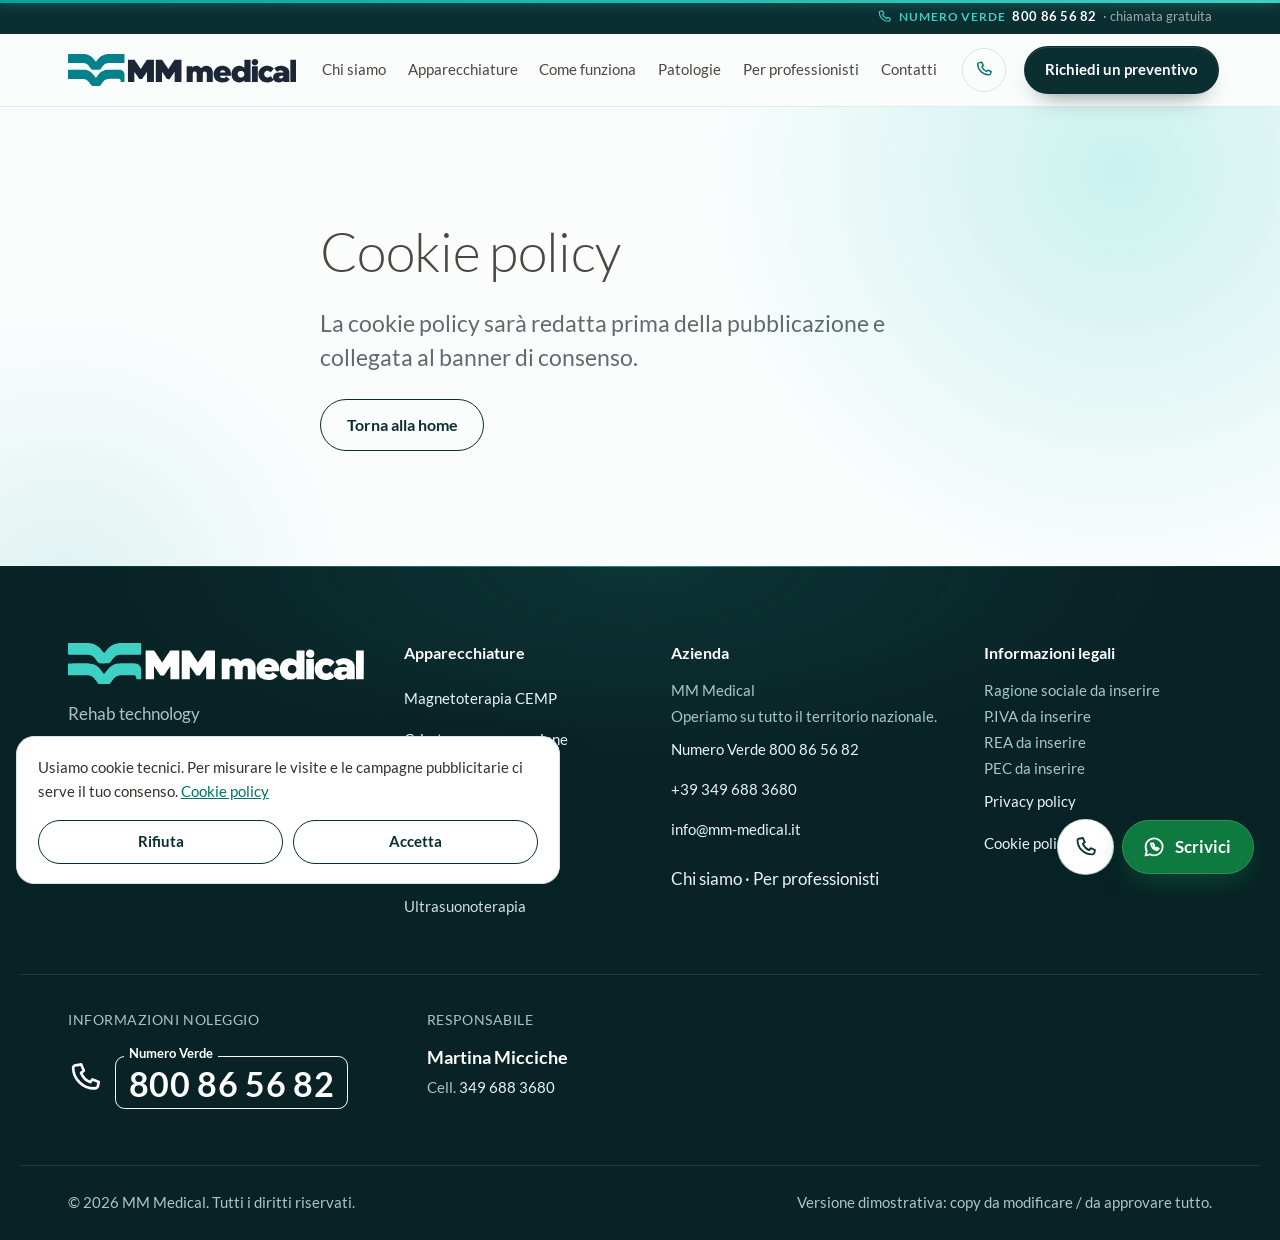
<file: cookie/index.html>
<!DOCTYPE html><html lang="it"><head><meta charset="utf-8"><meta name="viewport" content="width=device-width, initial-scale=1"><title>Cookie policy | MM Medical</title><meta name="description" content="La cookie policy sarà redatta prima della pubblicazione e collegata al banner di consenso."><link rel="canonical" href="https://www.mmmedical.it/cookie/"><link rel="icon" href="/favicon.svg" type="image/svg+xml"><meta name="theme-color" content="#0b2e31"><script>document.documentElement.classList.add('js');</script><script>
      // Page transitions: only the photo that travels (clicked card <-> device hero) gets a transition name,
      // so every other photo fades with the page. Browsers without these events simply skip the effect.
      (function () {
        var slug = function (u) { var m = new URL(u, location.href).pathname.match(/^\/apparecchiature\/([^\/]+)\/?$/); return m ? m[1] : null; };
        var photo = function (s, home) { return home ? document.querySelector('[data-device="' + s + '"] .ph') : document.querySelector('.stage .photo'); };
        var name = function (el, s) { if (el) el.style.viewTransitionName = 'dev-' + s; };
        addEventListener('pageswap', function (e) {
          if (!e.viewTransition || !e.activation) return;
          var to = new URL(e.activation.entry.url), here = slug(location.href), dest = slug(to.href);
          if (dest && !here) name(photo(dest, true), dest);
          else if (here && to.pathname === '/') name(photo(here, false), here);
        });
        addEventListener('pagereveal', function (e) {
          if (!e.viewTransition || !window.navigation || !navigation.activation || !navigation.activation.from) return;
          var from = new URL(navigation.activation.from.url), here = slug(location.href), prev = slug(from.href);
          if (here && from.pathname === '/') name(photo(here, false), here);
          else if (!here && prev) name(photo(prev, true), prev);
        });
      })();
    </script><meta name="robots" content="noindex"><link rel="alternate" hreflang="it" href="https://www.mmmedical.it/cookie/"><link rel="alternate" hreflang="x-default" href="https://www.mmmedical.it/cookie/"><meta property="og:type" content="website"><meta property="og:locale" content="it_IT"><meta property="og:site_name" content="MM Medical"><meta property="og:title" content="Cookie policy | MM Medical"><meta property="og:description" content="La cookie policy sarà redatta prima della pubblicazione e collegata al banner di consenso."><meta property="og:url" content="https://www.mmmedical.it/cookie/"><meta property="og:image" content="https://www.mmmedical.it/og.jpg"><meta property="og:image:width" content="1200"><meta property="og:image:height" content="630"><meta property="og:image:alt" content="MM Medical: noleggio di apparecchiature per la riabilitazione"><meta name="twitter:card" content="summary_large_image"><meta name="twitter:image" content="https://www.mmmedical.it/og.jpg"><script type="application/ld+json">{"@context":"https://schema.org","@type":"LocalBusiness","name":"MM Medical","url":"https://www.mmmedical.it","telephone":"+39 349 688 3680","email":"info@mm-medical.it","description":"La cookie policy sarà redatta prima della pubblicazione e collegata al banner di consenso.","areaServed":{"@type":"Country","name":"Italia"}}</script><link rel="stylesheet" href="/_astro/Base.BahkarRi.css"><style>.narrow[data-astro-cid-rarpf2d6]{justify-items:start;gap:1.5rem;max-width:46rem;display:grid}h1[data-astro-cid-rarpf2d6]{font-size:var(--step-3)}
</style></head><body><a class="skip" href="#main">Vai al contenuto</a><header class="site-header" data-astro-cid-nen7h5rs><div class="topline" data-astro-cid-nen7h5rs><div class="wrap tl-in" data-astro-cid-nen7h5rs><a class="tl-tf" href="tel:800865682" aria-label="Numero Verde 800 86 56 82, chiamata gratuita" data-astro-cid-nen7h5rs><svg class="i" viewBox="0 0 24 24" fill="none" stroke="currentColor" stroke-width="1.8" stroke-linecap="round" stroke-linejoin="round" aria-hidden="true"><path d="M6.6 3.5 9 3l1.8 4.3-1.9 1.5a11.5 11.5 0 0 0 6.3 6.3l1.5-1.9L21 15l-.5 2.4a2.5 2.5 0 0 1-2.5 2c-8 0-14.5-6.5-14.5-14.5a2.5 2.5 0 0 1 2.1-1.4z"></path></svg><span class="tl-lbl" data-astro-cid-nen7h5rs>Numero Verde</span> <strong data-astro-cid-nen7h5rs>800 86 56 82</strong><span class="tl-free" data-astro-cid-nen7h5rs>· chiamata gratuita</span></a></div></div><div class="wrap bar" data-astro-cid-nen7h5rs><a class="brand" href="/" aria-label="MM Medical, home" data-astro-cid-nen7h5rs><svg class="logo" viewBox="99.5 168.3 1407.2 197.2" role="img" aria-label="MM Medical" xmlns="http://www.w3.org/2000/svg"><path fill="var(--logo-mark, #02818B)" fill-rule="evenodd" d="M 103 168.5 c -1.67 0.67 -2.67 1.33 -3.17 2.67 -0.33 0.67 -0.33 1 -0.33 24.5 0 15.67 0 24 0.17 24.33 0.5 1.5 2 3 3.67 3.5 0.33 0.17 13.83 0.17 45.5 0.33 26.67 -0 45.83 -0 47 0.17 3.33 0.17 9 1.5 12.5 2.83 3.83 1.33 9.83 5.33 14.17 9.33 3 2.67 3.67 3.33 6.83 7.33 1.5 2 3 3.83 3.33 4.17 1 1.33 5.67 7.67 7.17 10 0.83 1.17 3.33 3.67 4.67 4.67 1.33 0.83 3.17 1.83 4.83 2.17 l 1.33 0.33 20.17 0.17 c 11.67 -0 20.67 -0 21.17 -0.17 4.17 -0.83 7.67 -3 10 -6.33 0.5 -0.67 1.17 -1.67 1.5 -2.17 0.33 -0.33 1.67 -2 2.83 -3.67 1.17 -1.67 2.5 -3.5 3 -4.17 0.67 -0.67 1.67 -2 2.33 -2.83 2.5 -3.33 7.5 -9 10 -11.17 3.17 -2.83 8.17 -5.83 12.5 -7.67 3.33 -1.33 8.67 -2.5 12.67 -2.83 1.5 -0.17 17.5 -0.17 49.67 -0.17 l 47.5 -0.17 0.83 -0.33 c 1.33 -0.67 1.83 -1.17 2.5 -2.33 l 0.5 -1 0 -23.17 c 0 -12.67 -0.17 -23.67 -0.17 -24.33 -0.17 -1.83 -0.67 -2.67 -2.17 -3.5 l -1 -0.67 -48 -0 c -29.33 -0 -49.17 -0 -51.17 0.17 -5.67 0.33 -10.67 1 -17 2.67 -6.5 1.5 -9.5 2.67 -16.5 6 -5.5 2.67 -12.67 7.5 -16.17 10.83 -0.33 0.5 -1.83 1.83 -3.33 3.33 -1.5 1.33 -3.5 3.33 -4.33 4.5 -2.83 3.17 -8.5 10.5 -11.33 14.67 -1.67 2.67 -3 3.33 -5.67 3.33 -2.17 -0 -3.33 -0.83 -5.33 -3.67 -3.33 -4.67 -3.67 -5.17 -6.83 -9 -1.33 -1.67 -2.67 -3.33 -3 -3.67 -2.5 -3.33 -7.83 -8.67 -11.5 -11.5 -0.33 -0.17 -1.17 -0.83 -1.83 -1.33 -0.67 -0.5 -2 -1.5 -2.83 -2 -0.83 -0.67 -2.17 -1.5 -3 -2.17 -1.67 -1 -4.5 -2.67 -6.33 -3.5 -0.67 -0.33 -2.5 -1.17 -3.83 -1.83 -3.33 -1.5 -6.83 -2.67 -10.33 -3.67 -0.83 -0.17 -2.17 -0.5 -3 -0.67 -1 -0.33 -2.33 -0.67 -3.17 -0.83 -0.83 -0.17 -2 -0.33 -2.33 -0.5 -0.33 -0 -2.5 -0.33 -4.67 -0.67 l -3.83 -0.5 -47.83 -0 c -38.83 -0 -47.83 -0 -48.33 0.17z M 117.17 265 l -14.5 -0 -0.83 0.67 c -0.5 0.33 -1.17 1 -1.33 1.33 -1 1.17 -1 -0.5 -1 26.17 0 27.67 -0.17 25.83 1.33 27.17 1.33 1.33 -3.33 1.17 47.33 1.33 32 -0 45.5 -0 46.83 0.17 3 0.33 8 1.33 10.67 2.33 2.5 0.83 6.67 2.83 7.83 3.67 2 1.5 3.83 2.67 5 3.5 3.5 2.5 4.83 3.67 7.67 7.33 1.17 1.5 3.67 4.5 5.17 6.33 1.67 2.17 4.5 6 5.67 8.17 0.5 0.83 1.5 2.17 2.33 3.17 0.67 1 1.67 2.33 2.17 3 1.5 2.33 3 3.5 5.83 5 2.33 1.17 1.83 1.17 22.67 1.17 19.67 -0 22.5 -0.17 24.17 -0.67 2.33 -0.67 5.67 -3.17 6.83 -5 1.17 -1.67 2.83 -4.17 4.33 -6.33 1.17 -1.5 2.5 -3.33 3 -4.17 2.83 -3.83 3.33 -4.67 4.5 -6.33 0.83 -1 2 -2.33 2.5 -3.17 0.67 -0.83 1.5 -1.83 1.83 -2.17 1.83 -2.5 5.67 -6 8.5 -7.83 0.83 -0.5 1.67 -1 1.83 -1.17 0.17 -0.17 0.83 -0.5 1.5 -0.83 0.5 -0.33 1.17 -0.67 1.67 -1 3.33 -2.33 11.17 -4.5 17.5 -5 4.33 -0.33 60.83 -0.33 64.83 -0 3.5 0.33 4.67 0.67 7 2.67 1.83 1.67 2.83 3.17 3.33 4.67 0.67 1.83 0.83 3 0.83 7 0 3.17 0 3.5 0.33 3.83 l 0.33 0.33 10.67 0.17 c 11.5 -0 11.67 -0 12.17 -0.83 0.17 -0.5 0.33 -42.33 0 -45.67 -0.33 -5 -1 -7.67 -3.17 -11.83 -3.83 -7.67 -8.5 -11.83 -18 -15.5 -2 -0.83 -5.33 -1.5 -9 -1.67 -3.17 -0.17 -60.83 -0.17 -70.17 -0 -3.83 -0 -7.33 0.17 -7.67 0.33 -0.5 -0 -2 0.33 -3.5 0.5 -1.33 0.17 -3.33 0.5 -4.17 0.83 -0.83 0.17 -2 0.5 -2.33 0.5 -2 0.33 -9 2.67 -12 4 -6 2.83 -7.33 3.5 -10 5.33 -4.5 2.83 -5.5 3.67 -10.33 7.83 -3.33 2.83 -3.67 3.17 -7.67 8 -0.83 1 -2.17 2.67 -3.17 4 -1 1.17 -2.5 3 -3.33 4.17 -0.67 1.17 -1.83 2.67 -2.17 3.17 -0.5 0.67 -1.67 2.33 -2.67 3.5 -3.67 5.33 -4.33 6 -7.33 6 -1.5 -0 -2.5 -0.33 -3.33 -1.17 -1.33 -1.33 -4.5 -5.83 -7.83 -10.67 -1.17 -1.83 -2.33 -3.5 -3.5 -4.67 -1.67 -1.83 -4.67 -5.33 -7.17 -8.17 -1 -1.5 -1.67 -2 -3.5 -3.67 -0.83 -0.67 -2 -1.67 -2.67 -2.33 -3.33 -2.83 -9.67 -7.33 -12 -8.33 -0.33 -0.17 -1.17 -0.5 -1.83 -1 -1.5 -0.83 -5.17 -2.5 -7 -3.17 -0.83 -0.33 -2.17 -0.83 -2.83 -1.17 -0.83 -0.33 -2.17 -0.67 -3 -0.83 -0.83 -0.17 -2 -0.5 -2.67 -0.67 -4.67 -1.33 -10.17 -2.17 -15.33 -2.33 -3.5 -0.17 -53.17 -0.17 -81.17 -0z"></path><path fill="var(--logo-word, #1D2637)" fill-rule="evenodd" d="M 1249 199.17 c -3.5 0.33 -8.17 2.5 -10.5 4.67 -1.5 1.33 -4 4.5 -4.67 5.83 -2 4 -2.67 8.83 -1.83 14 0.83 4.17 3.5 8.33 7.17 11.17 3.83 2.83 7 3.67 12.5 3.67 7.17 -0 12.67 -2.67 16.33 -8 1.5 -2.5 2.83 -5.67 3.17 -7.83 0.17 -0.5 0.17 -1.67 0.33 -2.33 0.83 -6 -3 -14.33 -8.17 -17.67 -4.33 -2.67 -9.5 -4 -14.33 -3.5z M 469.33 204.33 l -0.5 0.5 0 67.5 0.17 67.33 0.33 0.33 c 0.17 0.17 0.83 0.33 2.67 0.33 2.83 0.17 35.5 0.17 35.83 -0 0.83 -0.17 0.83 0.83 0.83 -30.83 0 -28.17 0 -30 0.33 -30.33 0.33 -0.5 0.67 -0.33 1.5 1.17 0.33 0.67 1.33 2 2.17 3.33 2.17 2.67 2.67 3.5 5.33 7.33 1 1.67 2.17 3.5 2.5 4 2 3.17 5.5 8.33 6.83 10.17 0.83 1.33 1.83 2.83 2.5 3.5 0.5 0.83 2.67 4 4.67 7 2.17 3.17 4 6 4.33 6.33 0.33 0.33 1 0.67 1.67 0.83 0.83 0.33 1.17 0.33 7.33 0.33 5.67 -0 6.5 -0 7.17 -0.33 0.67 -0.33 2 -1.67 3 -3.17 0.5 -0.5 1.67 -2.5 3 -4.17 1.17 -1.83 2.67 -4 3.33 -5 1.67 -2.5 3.5 -5.17 4.17 -6.33 0.83 -1.33 4.5 -6.67 5.83 -8.67 0.67 -0.83 1.5 -2 1.83 -2.67 0.83 -1 3.17 -4.67 4.83 -7.33 1.83 -2.67 4.33 -6.33 4.67 -6.5 0.83 -0.5 0.83 -1.83 0.83 30.33 0.17 21.5 0.17 30.17 0.33 30.5 0.17 0.17 0.33 0.33 0.67 0.5 0.17 -0 9.5 -0 20.67 -0 l 20.17 -0 0.33 -0.33 0.5 -0.33 0 -67.5 0 -67.33 -0.5 -0.5 -0.5 -0.33 -20.83 -0 c -14.33 -0 -21 -0 -21.33 0.17 -0.83 0.33 -1.67 1.67 -7.17 9.67 -1.5 2.17 -3.83 5.67 -5.33 7.67 -1.33 2.17 -2.67 4.17 -3 4.5 -0.67 1.17 -2.33 3.67 -2.83 4.67 -0.33 0.5 -0.83 1.33 -1.33 1.83 -5.17 7.5 -8 12 -9.83 14.83 -1 1.5 -2.5 4 -3.5 5.33 -1 1.5 -2.33 3.67 -3 4.67 -1.5 2.33 -2 2.83 -2.5 2.83 -0.33 -0 -2 -2.33 -4.17 -5.83 -0.33 -0.67 -1.5 -2.33 -2.5 -3.67 -1 -1.33 -2.33 -3.5 -3.33 -4.83 -0.83 -1.33 -2.5 -3.83 -3.67 -5.67 -1.17 -1.67 -2.67 -4 -3.5 -5.17 -5.83 -8.67 -9.5 -14.17 -12.67 -18.83 -1 -1.5 -2.67 -3.83 -3.67 -5.33 -3.67 -5.33 -4.33 -6.17 -4.83 -6.5 l -0.5 -0.33 -19.5 -0 -19.5 -0 -0.33 0.33z M 1187.33 204.17 c -0.33 0.17 -0.5 0.33 -0.5 0.5 -0.17 -0 -0.17 11 -0.33 24.17 0 17.83 -0.17 24.17 -0.17 24.17 -0.5 0.33 -0.67 0.17 -1.83 -0.83 -1.5 -1.33 -4 -3.33 -5.5 -4 -0.5 -0.33 -1.67 -1 -2.33 -1.33 -2 -1.33 -5.83 -3 -7.67 -3.67 -2.17 -0.67 -8 -1.83 -10.33 -2 -3.17 -0.33 -6.5 -0 -10.5 0.67 -6.33 1 -7.67 1.33 -12.83 3.67 -2 1 -7.17 4 -8.33 4.83 -4.17 3.33 -7.5 6.83 -11.17 11.5 -2.5 3.33 -6 11.5 -7.33 17.5 -2.5 10.33 -2.17 19.33 1.33 31.67 0.33 1.33 1.83 4.5 3.33 7.67 0.83 1.67 1.33 2.33 4 6.17 4.5 6.33 11.5 11.83 19 15 7.17 3 12.33 4 20.33 3.83 8.83 -0.33 15.33 -2.33 22.5 -7 1.17 -0.83 4.67 -3.67 5.83 -4.67 1.83 -1.83 2 -1.5 2.5 5 0.17 2.83 0.33 3.33 1 3.67 0.17 0.17 4.83 0.17 17.83 0.17 l 17.67 -0 0.33 -0.33 0.5 -0.5 0 -67.5 0 -67.5 -0.33 -0.5 -0.5 -0.33 -17.67 -0 c -9.83 -0 -17.83 -0 -18 -0 -0.33 -0.17 -0.67 -0 -0.83 -0z m -17.17 68.83 c 1.33 0.17 2.83 0.5 3.33 0.67 0.5 0.33 1.17 0.5 1.5 0.5 0.83 0.17 3.67 2.5 5.33 4.17 5.17 5.17 7.17 12.83 5 20.17 -1.17 3.33 -2 5.17 -3.83 7.17 -2.17 2.33 -4.33 3.83 -7.83 5.67 -4.67 2.17 -11 2.17 -16.33 -0.17 -2 -0.83 -5 -2.83 -6.5 -4.5 -2.5 -2.67 -3.83 -5 -5.17 -9.83 l -0.5 -1.83 0 -3.33 0.17 -3.5 0.67 -1.67 c 0.33 -1 1 -2.33 1.33 -3 0.5 -0.67 1.17 -1.83 1.5 -2.5 1.17 -2.17 4.5 -5.17 7 -6.5 3.67 -1.83 9.5 -2.5 14.33 -1.5z M 641 204.5 l -0.33 0.33 -0.17 67.33 0 67.33 0.5 0.5 0.33 0.33 9.5 -0 c 5.17 -0 13.5 -0 18.5 0.17 8.67 -0 9 -0 9.33 -0.33 l 0.33 -0.33 0 -29 c 0.17 -15.83 0.17 -29.5 0.33 -30.17 0.17 -2.33 0.5 -2 3.33 2.33 3 4.17 4 5.83 5.5 7.83 0.83 1 2.5 3.67 4 5.67 1.33 2 3 4.5 3.67 5.5 0.67 1 1.83 2.5 2.33 3.33 0.67 1 1.33 2.17 1.67 2.5 0.33 0.5 2.33 3.5 4.33 6.5 4.67 6.83 5.17 7.5 6.17 8.17 1 0.67 1.5 0.67 8.17 0.67 6.5 -0.17 6.5 -0.17 8.17 -1.5 1.17 -1.17 6.17 -8.17 7 -10 0.33 -0.33 1.17 -1.67 2 -3 0.83 -1.17 2.17 -3.17 3.17 -4.5 0.83 -1.33 2.17 -3.17 2.67 -4.17 1.67 -2.17 4.5 -6.33 5.5 -8.17 2.17 -3.5 2.5 -4 3.33 -5.17 0.5 -0.5 1.17 -1.5 1.5 -2 0.5 -0.5 1.5 -2 2.33 -3.17 1.67 -2.5 2.17 -2.83 2.5 -2.17 0.17 0.5 0.33 15.17 0.17 44.83 0 10.5 0 15.5 0.17 15.67 0.17 0.17 0.5 0.33 0.83 0.5 0.67 0.17 40 0.17 40.33 -0 0.83 -0.17 0.83 3.67 0.83 -67.83 0 -48.5 0 -67.17 -0.17 -67.5 -0.17 -0.33 -0.33 -0.5 -0.5 -0.67 -0.33 -0.17 -37.5 -0.17 -40.17 -0 -2.17 0.17 -2.67 0.33 -3.83 2.17 -2.17 3.5 -3.67 5.67 -4.67 7.17 -1.17 1.33 -2.67 3.5 -4.17 6.17 -0.33 0.67 -1.33 2.17 -2.17 3.17 -1.83 2.67 -4.5 6.67 -6.67 9.83 -0.83 1.33 -1.83 3 -2.33 3.5 -0.33 0.67 -1.5 2.33 -2.33 3.67 -1.67 2.5 -2.67 3.83 -6 8.67 -1.17 1.67 -2.67 4 -3.5 5.17 -4 6.33 -4.33 6.83 -5.17 6.33 0 -0.17 -0.67 -0.83 -1.17 -1.67 -0.5 -0.83 -1.17 -2.17 -1.67 -2.83 -1.5 -2.33 -5.33 -7.83 -8.5 -12.83 -1.83 -2.5 -4 -5.67 -5 -7.17 -1.67 -2.5 -2.5 -3.67 -4 -6.33 -0.5 -0.67 -1.33 -2 -2 -2.83 -0.67 -0.83 -1.5 -2 -2 -2.5 -1.83 -2.67 -5 -7.33 -7.83 -11.5 -3 -4.83 -4.67 -7 -5.33 -7.5 -0.67 -0.67 -3.67 -0.83 -21.67 -0.83 -16.33 -0 -16.83 -0 -17.17 0.33z M 1470.17 204.67 c -0.17 0.33 -0.33 3.67 -0.33 67.5 0 36.83 0 67.33 0.17 67.67 0 0.33 0.17 0.5 0.33 0.67 0.33 0.17 5.17 0.17 17.67 0.17 17.33 -0 17.33 -0 17.83 -0.33 0.17 -0.17 0.5 -0.5 0.5 -0.67 0.17 -0.33 0.17 -24.33 0.17 -53.5 0 -29.17 0 -55.83 0 -59.33 0.17 -3.5 0.17 -9.67 0 -14 l 0 -7.67 -0.5 -0.5 -0.5 -0.5 -17.5 -0 -17.5 -0 -0.33 0.5z M 1045.83 241.17 c -0.33 -0 -1.5 0.17 -2.67 0.33 -1.33 0.17 -2.67 0.33 -3.17 0.5 -1.17 -0 -6.33 1.33 -8 1.83 -10 3.33 -18.17 9 -24.5 17 -3.67 4.5 -7 10.67 -8.5 16.17 -0.33 1 -0.67 2.17 -0.83 2.83 -0.33 1.33 -1.17 5.17 -1.33 7 -0.5 4.17 0 14 0.67 17 0.17 0.33 0.33 1.17 0.5 1.67 0 0.67 0.5 2 0.83 3.17 0.5 1.17 1 2.67 1.17 3.17 1 3 3.17 7 6.33 11.33 3.83 5.33 5.17 6.67 10.17 10.5 4 2.83 6.5 4.33 11 6 7.83 3.33 14.33 4.5 24.5 4.33 7.83 -0 12.67 -0.67 20.33 -2.83 2.33 -0.67 6.83 -2.67 9.33 -4 1.33 -0.83 6 -3.83 7.17 -4.83 2.67 -2.17 7.5 -7.17 7.5 -7.67 0 -0.5 -1.33 -1.83 -4.67 -4.33 -1.5 -1.17 -3 -2.33 -3.33 -2.67 -0.5 -0.33 -1.17 -1 -1.67 -1.33 -0.67 -0.33 -1.5 -1 -2.17 -1.5 -6.33 -4.83 -9.83 -7.5 -10.5 -7.5 -0.17 -0 -1.17 0.83 -2.67 2.33 -4.33 4.17 -7 5.67 -12.5 6.5 -4 0.67 -8 0.33 -11.83 -0.67 -4.67 -1.33 -9.67 -5.67 -11.17 -9.5 -0.17 -0.67 -0.5 -1.33 -0.5 -1.5 -0.33 -0.67 0.17 -1.17 0.83 -1.33 0.33 -0.17 14.17 -0.17 30.83 -0.17 32.5 -0 35.83 -0 36.17 -0.17 0.5 -0.17 0.67 -1 1 -4.17 0.67 -6.33 0 -15.83 -1.67 -20.83 -0.17 -0.83 -0.83 -2.5 -1.17 -3.67 -1 -3.17 -1.67 -4.67 -3.67 -8.33 -1.5 -2.5 -2.67 -4.17 -4.17 -6 -0.83 -0.83 -1.83 -2.17 -2.5 -2.83 -2.83 -3.5 -7.67 -7 -14 -10.17 -4.17 -2.17 -10.83 -4.33 -15.17 -5 -1 -0 -2.33 -0.33 -3 -0.5 -1 -0.17 -11.33 -0.5 -13 -0.17z m 8.5 27.67 c 4.67 0.67 8.5 2.5 10.83 4.83 1.33 1.5 2.17 2.67 3.17 5.33 1 2.33 0.83 2.83 -0.5 3.17 -1.17 0.17 -31.5 0.17 -32 -0.17 -0.5 -0.33 -0.5 -0.67 0 -2.33 0.67 -2.17 1.83 -4.33 3.33 -5.67 2.83 -2.83 6.5 -4.67 10.33 -5.17 2.33 -0.33 2.5 -0.33 4.83 -0z M 1322 241.17 c -2 0.17 -5.5 0.67 -8.67 1.5 -1 0.17 -2.33 0.5 -2.67 0.5 -2.5 0.5 -5.83 1.83 -9.5 3.67 -4.33 2.17 -7.17 3.83 -8.5 5.17 -0.67 0.67 -2 1.67 -2.83 2.33 -2 1.67 -3.83 3.67 -7.5 8 -1 1.33 -2.5 3.83 -4 6.83 -0.5 1.33 -1.17 2.5 -1.17 2.5 -0.5 0.67 -2.5 6.33 -2.83 8.17 -1.17 6.17 -1.5 9 -1.5 13 0.17 7.83 1.67 14.33 4.67 21.17 1.17 2.67 1.33 3.17 2.5 5 3.83 6.17 8.5 11.33 14 15.17 3.33 2.17 4 2.67 10.67 5.83 2.5 1.17 6 2.17 11 3 7.5 1.33 18.67 1.17 24 -0.5 0.67 -0.17 2.33 -0.67 3.83 -1 3.17 -0.83 4.67 -1.33 7.83 -2.83 6 -3 10.83 -6.5 14.33 -10.5 0.67 -1 1 -0.83 2.17 0.83 1.33 2 3 3.83 5.17 5.83 2.33 2.17 3 2.67 5.5 4 2.67 1.5 3.17 1.83 5 2.33 5.5 2 8.67 2.5 15.33 2.5 5.83 -0 9.67 -0.67 14.83 -2.33 0.83 -0.33 1.5 -0.5 1.67 -0.5 0.33 -0 3.83 -1.83 5 -2.67 1.33 -0.83 2.33 -1.67 4.33 -3.5 1.33 -1.17 1.5 -1.33 2 -1 0.33 0.17 0.5 1.83 0.5 4.33 0 2 0.17 2.5 1 2.67 0.5 0.17 34.5 0.17 35 -0.17 0.5 -0 0.67 -0.83 0.5 -1.83 0 -0.33 0 -13.67 0 -29.33 l -0.17 -28.67 -0.33 -2.5 c -0.33 -1.5 -0.67 -3.17 -0.83 -3.83 -0.67 -2.33 -1.33 -5 -1.33 -5.17 0 -0.17 -0.33 -0.83 -0.67 -1.5 -0.33 -0.83 -0.67 -1.83 -0.83 -2.17 -1.17 -2.33 -3.17 -6 -4.33 -7.67 -1 -1.17 -3 -3.17 -4.83 -4.67 -5 -4.17 -10.17 -6.83 -17.67 -9.5 -1.5 -0.5 -6.5 -1.5 -8.67 -1.83 -0.83 -0.17 -2.33 -0.33 -3.17 -0.5 -3.83 -0.5 -13 -0.33 -17 0.17 -0.83 0.17 -1.83 0.33 -2.5 0.5 -1 -0 -3.67 0.67 -6.33 1.33 -0.67 0.17 -1.67 0.5 -2.33 0.67 -0.5 -0 -1.5 0.33 -2.17 0.67 -0.67 0.33 -1.33 0.5 -1.5 0.5 -0.33 -0 -4.67 2 -7.67 3.67 -3.17 1.5 -6.83 4 -9 6 -1.33 1.33 -1.33 1.17 2.17 6.17 0.67 1.17 1.67 2.33 2 2.83 1.5 2.17 4.67 6.33 7.17 9.33 0.67 0.83 1.5 1.83 1.83 2.17 1 1.5 2.17 2.5 2.83 2.5 0.5 -0 1.83 -0.83 3.33 -2.33 2.67 -2.33 7 -4.5 11.67 -5.67 2.17 -0.5 2.5 -0.5 5.5 -0.67 2.67 -0 3.67 -0 4.83 0.17 4.83 1 7.67 2.33 10.33 5.33 1 1 1.83 3 2 5.17 0.67 3.67 0.5 4 -1.67 3.67 -0.83 -0 -3.33 -0.33 -5.67 -0.5 -2.33 -0.17 -5.33 -0.5 -6.5 -0.67 -5.83 -0.5 -16.67 -0.33 -21 0.33 -1.33 0.33 -2.83 0.67 -3.33 0.83 -0.5 0.17 -1.67 0.5 -2.33 0.67 -3 1 -4.83 1.67 -7.33 3.17 -4.5 2.33 -8.83 6.67 -11 10.33 -3 5.5 -3.83 8.83 -3.67 15 0 4.33 0.33 6.67 1.17 9.17 0.83 2.67 0.33 2.67 -2 -0.17 -0.83 -0.67 -1.5 -1.67 -1.83 -1.83 -0.5 -0.5 -1.5 -1.67 -3.17 -3.83 -4.83 -6 -10.17 -11.67 -10.83 -11.67 -0.33 -0 -0.83 0.5 -1.67 1.33 -0.67 0.67 -2 1.83 -2.83 2.33 -0.83 0.5 -1.83 1.33 -2.17 1.67 -1.67 1.17 -4.17 2.33 -6.33 3 -2 0.33 -2.33 0.33 -5 0.33 -4.33 -0 -7.17 -0.67 -10.17 -2.5 -5 -2.83 -7.17 -5.5 -9 -11.17 -1.33 -4.33 -1.33 -9.33 0.17 -14 1.5 -4.5 5.17 -9.17 9.17 -11.17 5.5 -2.83 13.5 -2.83 19.17 0.17 2.5 1.17 4 2.33 6.5 4.83 1.17 1.17 2.17 2.17 2.33 2.17 0.33 -0 1.67 -1.33 4.17 -4 1.17 -1.33 3.17 -3.33 4.33 -4.67 1.17 -1.17 2.67 -2.5 3.33 -3.17 1.17 -1.17 3.17 -3.5 5.33 -6.17 0.67 -0.67 1.67 -1.83 2.17 -2.33 0.83 -0.67 1.17 -1.17 1.17 -1.33 0 -0.67 -0.83 -1.83 -2.67 -3.67 -3.5 -3.5 -6.33 -5.5 -10.83 -8 -0.33 -0.33 -1.17 -0.67 -1.67 -1 -1.67 -1 -4.5 -2.17 -7 -3 -0.33 -0 -1 -0.33 -1.33 -0.5 -0.83 -0.33 -6.17 -1.5 -7.67 -1.67 -0.83 -0.17 -2.17 -0.33 -3.17 -0.5 -2.17 -0.17 -8.33 -0.33 -11.17 -0.17z m 103.83 62.17 c 0.5 0.5 0.5 1 0.33 3.17 -0.33 3.83 -1.17 5.67 -3.83 8.5 -2.17 2.5 -4.83 3.67 -8.67 4.17 -5.33 0.83 -8.83 -0.17 -11.17 -2.67 -2.17 -2.17 -2.67 -4.67 -1.67 -7.17 1.17 -3.67 4.67 -5.67 10.33 -6.17 3 -0.17 14.17 -0 14.67 0.17z M 886.5 241.67 c -1.17 0.17 -2.67 0.5 -3.33 0.67 -0.67 0.17 -1.83 0.5 -2.5 0.67 -1.83 0.5 -4.33 2 -8 4.5 -1 0.67 -2.83 2.33 -3.83 3.33 -0.67 0.83 -1.5 1 -1.5 0.33 -0.17 -0.67 -0.5 -4.5 -0.5 -5.67 0 -1.17 -0.17 -1.5 -1.17 -1.67 -0.83 -0.17 -33.33 -0.5 -34 -0.33 -0.33 0.17 -0.5 0.33 -0.67 0.67 -0.17 0.33 -0.17 12.5 -0.17 48.17 0 46.5 0.17 47.67 0.33 48 l 0.33 0.33 17.83 -0 c 10.33 -0 17.83 -0 18 -0.17 0.33 -0 0.5 -0.33 0.67 -0.5 0 -0.17 0.17 -11.67 0.17 -26.33 l 0.17 -26 0.33 -1.67 c 1.17 -4.67 3.5 -7.67 7.33 -9.33 4.33 -2 9.67 -0.83 13 2.67 1.67 1.67 2.5 3.67 3.17 6.67 l 0.5 2.33 0.17 25.83 c 0 24.5 0 25.83 0.33 26.17 l 0.33 0.33 18 0.17 18.17 -0 0.33 -0.5 c 0.33 -0.33 0.33 -0.33 0.33 -26.17 l 0 -25.67 0.5 -2.17 c 1 -5.67 4.67 -9.67 9.33 -10.33 4.17 -0.67 7.67 0.33 10.5 3 1.83 1.67 3.17 4.17 3.83 7.5 l 0.33 2 0 25.67 0 25.67 0.33 0.33 0.5 0.5 11.67 -0 c 17 0.33 24.17 0.17 24.67 -0.17 0.17 -0.33 0.17 -1.67 0.17 -29.83 0 -30.67 0 -31.5 -0.67 -35.67 -0.33 -2.17 -0.5 -2.5 -1.17 -5.33 -1.33 -4.83 -4.67 -11.67 -6.83 -14 -0.33 -0.33 -0.67 -0.83 -0.83 -1 -1 -1.5 -4.33 -4.33 -6.83 -6 -0.67 -0.33 -2 -1.33 -3 -2 -3.33 -2.17 -7.17 -3.67 -11.83 -4.5 -4.67 -0.83 -10.33 -1.33 -13 -0.83 -0.67 0.17 -2 0.33 -3.17 0.5 -2.17 0.17 -5.83 1 -7.33 1.67 -2.83 1 -6.67 3.17 -8.33 4.5 -0.5 0.33 -1.17 0.83 -1.67 1.33 -0.67 0.33 -2.33 1.83 -3.83 3.33 -1.67 1.67 -2.83 2.67 -3.17 2.67 -0.17 -0 -0.67 -0.33 -1.17 -1 -2.67 -3.33 -8.33 -7.83 -12 -9.67 -1.17 -0.5 -2.67 -1.17 -3.33 -1.33 -5.67 -1.83 -7 -2 -11.5 -2.17 -3.5 -0 -4.17 -0 -6 0.5z M 1233.33 243.83 c -0.33 0.17 -0.5 0.33 -0.5 0.5 0 0.17 0 21.67 0 48 0 46.17 0 47.67 0.33 48 0.17 0.33 1 0.33 17.83 0.33 l 17.5 -0 0.33 -0.33 0.5 -0.33 0 -21.5 c 0.17 -27.17 0.17 -27.33 0 -52.83 0 -20 -0.17 -21.17 -0.33 -21.5 -0.5 -0.33 -2.33 -0.5 -19.33 -0.5 -13.17 -0 -15.83 -0 -16.33 0.17z"></path></svg></a><nav class="nav" id="nav" aria-label="Principale" data-astro-cid-nen7h5rs><ul data-astro-cid-nen7h5rs><li style="--n: 0" data-astro-cid-nen7h5rs><a href="/chi-siamo/" data-astro-cid-nen7h5rs>Chi siamo</a></li><li style="--n: 1" data-astro-cid-nen7h5rs><a href="/#apparecchiature" data-astro-cid-nen7h5rs>Apparecchiature</a></li><li style="--n: 2" data-astro-cid-nen7h5rs><a href="/#come-funziona" data-astro-cid-nen7h5rs>Come funziona</a></li><li style="--n: 3" data-astro-cid-nen7h5rs><a href="/patologie/" data-astro-cid-nen7h5rs>Patologie</a></li><li style="--n: 4" data-astro-cid-nen7h5rs><a href="/professionisti/" data-astro-cid-nen7h5rs>Per professionisti</a></li><li style="--n: 5" data-astro-cid-nen7h5rs><a href="/#contatti" data-astro-cid-nen7h5rs>Contatti</a></li><li class="call" style="--n: 6" data-astro-cid-nen7h5rs><a href="tel:800865682" data-astro-cid-nen7h5rs>Numero Verde 800 86 56 82</a></li><li class="call" style="--n: 7" data-astro-cid-nen7h5rs><a href="tel:+393496883680" data-astro-cid-nen7h5rs>Chiama +39 349 688 3680</a></li><li class="menu-cta" style="--n: 8" data-astro-cid-nen7h5rs><a class="btn btn-primary" href="/#contatti" data-astro-cid-nen7h5rs>Richiedi un preventivo</a></li></ul></nav><div class="actions" data-astro-cid-nen7h5rs><a class="phone" href="tel:+393496883680" aria-label="Chiama MM Medical +39 349 688 3680" data-astro-cid-nen7h5rs><svg class="i" viewBox="0 0 24 24" fill="none" stroke="currentColor" stroke-width="1.8" stroke-linecap="round" stroke-linejoin="round" aria-hidden="true"><path d="M6.6 3.5 9 3l1.8 4.3-1.9 1.5a11.5 11.5 0 0 0 6.3 6.3l1.5-1.9L21 15l-.5 2.4a2.5 2.5 0 0 1-2.5 2c-8 0-14.5-6.5-14.5-14.5a2.5 2.5 0 0 1 2.1-1.4z"></path></svg><span data-astro-cid-nen7h5rs>+39 349 688 3680</span></a><a class="btn btn-primary cta" href="/#contatti" data-astro-cid-nen7h5rs>Richiedi un preventivo</a><button class="burger" type="button" aria-expanded="false" aria-controls="nav" aria-label="Apri il menu" data-astro-cid-nen7h5rs><span data-astro-cid-nen7h5rs></span><span data-astro-cid-nen7h5rs></span></button></div></div></header><script type="module">var e=document.querySelector(`.burger`),t=document.getElementById(`nav`),n=()=>{t?.removeAttribute(`data-open`),e?.setAttribute(`aria-expanded`,`false`)};e?.addEventListener(`click`,()=>{let n=e.getAttribute(`aria-expanded`)!==`true`;e.setAttribute(`aria-expanded`,String(n)),n?t?.setAttribute(`data-open`,`true`):t?.removeAttribute(`data-open`)}),t?.querySelectorAll(`a`).forEach(e=>e.addEventListener(`click`,n)),document.addEventListener(`keydown`,e=>{e.key===`Escape`&&n()}),document.addEventListener(`click`,e=>{t?.hasAttribute(`data-open`)&&!e.target.closest(`.site-header`)&&n()});var r=document.querySelector(`.site-header`),i=()=>r?.toggleAttribute(`data-scrolled`,scrollY>8);addEventListener(`scroll`,i,{passive:!0}),i();</script><main id="main"><section class="section aura" data-astro-cid-rarpf2d6><div class="wrap narrow" data-astro-cid-rarpf2d6><h1 data-astro-cid-rarpf2d6>Cookie policy</h1><p class="lead" data-astro-cid-rarpf2d6>La cookie policy sarà redatta prima della pubblicazione e collegata al banner di consenso.</p><a class="btn btn-ghost" href="/" data-astro-cid-rarpf2d6>Torna alla home</a></div></section></main><footer class="foot on-dark" data-astro-cid-jo6i4kqk><div class="wrap top" data-astro-cid-jo6i4kqk><div class="brand" data-astro-cid-jo6i4kqk><svg class="logo" viewBox="99.5 168.3 1407.2 197.2" role="img" aria-label="MM Medical" xmlns="http://www.w3.org/2000/svg"><path fill="var(--logo-mark, #02818B)" fill-rule="evenodd" d="M 103 168.5 c -1.67 0.67 -2.67 1.33 -3.17 2.67 -0.33 0.67 -0.33 1 -0.33 24.5 0 15.67 0 24 0.17 24.33 0.5 1.5 2 3 3.67 3.5 0.33 0.17 13.83 0.17 45.5 0.33 26.67 -0 45.83 -0 47 0.17 3.33 0.17 9 1.5 12.5 2.83 3.83 1.33 9.83 5.33 14.17 9.33 3 2.67 3.67 3.33 6.83 7.33 1.5 2 3 3.83 3.33 4.17 1 1.33 5.67 7.67 7.17 10 0.83 1.17 3.33 3.67 4.67 4.67 1.33 0.83 3.17 1.83 4.83 2.17 l 1.33 0.33 20.17 0.17 c 11.67 -0 20.67 -0 21.17 -0.17 4.17 -0.83 7.67 -3 10 -6.33 0.5 -0.67 1.17 -1.67 1.5 -2.17 0.33 -0.33 1.67 -2 2.83 -3.67 1.17 -1.67 2.5 -3.5 3 -4.17 0.67 -0.67 1.67 -2 2.33 -2.83 2.5 -3.33 7.5 -9 10 -11.17 3.17 -2.83 8.17 -5.83 12.5 -7.67 3.33 -1.33 8.67 -2.5 12.67 -2.83 1.5 -0.17 17.5 -0.17 49.67 -0.17 l 47.5 -0.17 0.83 -0.33 c 1.33 -0.67 1.83 -1.17 2.5 -2.33 l 0.5 -1 0 -23.17 c 0 -12.67 -0.17 -23.67 -0.17 -24.33 -0.17 -1.83 -0.67 -2.67 -2.17 -3.5 l -1 -0.67 -48 -0 c -29.33 -0 -49.17 -0 -51.17 0.17 -5.67 0.33 -10.67 1 -17 2.67 -6.5 1.5 -9.5 2.67 -16.5 6 -5.5 2.67 -12.67 7.5 -16.17 10.83 -0.33 0.5 -1.83 1.83 -3.33 3.33 -1.5 1.33 -3.5 3.33 -4.33 4.5 -2.83 3.17 -8.5 10.5 -11.33 14.67 -1.67 2.67 -3 3.33 -5.67 3.33 -2.17 -0 -3.33 -0.83 -5.33 -3.67 -3.33 -4.67 -3.67 -5.17 -6.83 -9 -1.33 -1.67 -2.67 -3.33 -3 -3.67 -2.5 -3.33 -7.83 -8.67 -11.5 -11.5 -0.33 -0.17 -1.17 -0.83 -1.83 -1.33 -0.67 -0.5 -2 -1.5 -2.83 -2 -0.83 -0.67 -2.17 -1.5 -3 -2.17 -1.67 -1 -4.5 -2.67 -6.33 -3.5 -0.67 -0.33 -2.5 -1.17 -3.83 -1.83 -3.33 -1.5 -6.83 -2.67 -10.33 -3.67 -0.83 -0.17 -2.17 -0.5 -3 -0.67 -1 -0.33 -2.33 -0.67 -3.17 -0.83 -0.83 -0.17 -2 -0.33 -2.33 -0.5 -0.33 -0 -2.5 -0.33 -4.67 -0.67 l -3.83 -0.5 -47.83 -0 c -38.83 -0 -47.83 -0 -48.33 0.17z M 117.17 265 l -14.5 -0 -0.83 0.67 c -0.5 0.33 -1.17 1 -1.33 1.33 -1 1.17 -1 -0.5 -1 26.17 0 27.67 -0.17 25.83 1.33 27.17 1.33 1.33 -3.33 1.17 47.33 1.33 32 -0 45.5 -0 46.83 0.17 3 0.33 8 1.33 10.67 2.33 2.5 0.83 6.67 2.83 7.83 3.67 2 1.5 3.83 2.67 5 3.5 3.5 2.5 4.83 3.67 7.67 7.33 1.17 1.5 3.67 4.5 5.17 6.33 1.67 2.17 4.5 6 5.67 8.17 0.5 0.83 1.5 2.17 2.33 3.17 0.67 1 1.67 2.33 2.17 3 1.5 2.33 3 3.5 5.83 5 2.33 1.17 1.83 1.17 22.67 1.17 19.67 -0 22.5 -0.17 24.17 -0.67 2.33 -0.67 5.67 -3.17 6.83 -5 1.17 -1.67 2.83 -4.17 4.33 -6.33 1.17 -1.5 2.5 -3.33 3 -4.17 2.83 -3.83 3.33 -4.67 4.5 -6.33 0.83 -1 2 -2.33 2.5 -3.17 0.67 -0.83 1.5 -1.83 1.83 -2.17 1.83 -2.5 5.67 -6 8.5 -7.83 0.83 -0.5 1.67 -1 1.83 -1.17 0.17 -0.17 0.83 -0.5 1.5 -0.83 0.5 -0.33 1.17 -0.67 1.67 -1 3.33 -2.33 11.17 -4.5 17.5 -5 4.33 -0.33 60.83 -0.33 64.83 -0 3.5 0.33 4.67 0.67 7 2.67 1.83 1.67 2.83 3.17 3.33 4.67 0.67 1.83 0.83 3 0.83 7 0 3.17 0 3.5 0.33 3.83 l 0.33 0.33 10.67 0.17 c 11.5 -0 11.67 -0 12.17 -0.83 0.17 -0.5 0.33 -42.33 0 -45.67 -0.33 -5 -1 -7.67 -3.17 -11.83 -3.83 -7.67 -8.5 -11.83 -18 -15.5 -2 -0.83 -5.33 -1.5 -9 -1.67 -3.17 -0.17 -60.83 -0.17 -70.17 -0 -3.83 -0 -7.33 0.17 -7.67 0.33 -0.5 -0 -2 0.33 -3.5 0.5 -1.33 0.17 -3.33 0.5 -4.17 0.83 -0.83 0.17 -2 0.5 -2.33 0.5 -2 0.33 -9 2.67 -12 4 -6 2.83 -7.33 3.5 -10 5.33 -4.5 2.83 -5.5 3.67 -10.33 7.83 -3.33 2.83 -3.67 3.17 -7.67 8 -0.83 1 -2.17 2.67 -3.17 4 -1 1.17 -2.5 3 -3.33 4.17 -0.67 1.17 -1.83 2.67 -2.17 3.17 -0.5 0.67 -1.67 2.33 -2.67 3.5 -3.67 5.33 -4.33 6 -7.33 6 -1.5 -0 -2.5 -0.33 -3.33 -1.17 -1.33 -1.33 -4.5 -5.83 -7.83 -10.67 -1.17 -1.83 -2.33 -3.5 -3.5 -4.67 -1.67 -1.83 -4.67 -5.33 -7.17 -8.17 -1 -1.5 -1.67 -2 -3.5 -3.67 -0.83 -0.67 -2 -1.67 -2.67 -2.33 -3.33 -2.83 -9.67 -7.33 -12 -8.33 -0.33 -0.17 -1.17 -0.5 -1.83 -1 -1.5 -0.83 -5.17 -2.5 -7 -3.17 -0.83 -0.33 -2.17 -0.83 -2.83 -1.17 -0.83 -0.33 -2.17 -0.67 -3 -0.83 -0.83 -0.17 -2 -0.5 -2.67 -0.67 -4.67 -1.33 -10.17 -2.17 -15.33 -2.33 -3.5 -0.17 -53.17 -0.17 -81.17 -0z"></path><path fill="var(--logo-word, #1D2637)" fill-rule="evenodd" d="M 1249 199.17 c -3.5 0.33 -8.17 2.5 -10.5 4.67 -1.5 1.33 -4 4.5 -4.67 5.83 -2 4 -2.67 8.83 -1.83 14 0.83 4.17 3.5 8.33 7.17 11.17 3.83 2.83 7 3.67 12.5 3.67 7.17 -0 12.67 -2.67 16.33 -8 1.5 -2.5 2.83 -5.67 3.17 -7.83 0.17 -0.5 0.17 -1.67 0.33 -2.33 0.83 -6 -3 -14.33 -8.17 -17.67 -4.33 -2.67 -9.5 -4 -14.33 -3.5z M 469.33 204.33 l -0.5 0.5 0 67.5 0.17 67.33 0.33 0.33 c 0.17 0.17 0.83 0.33 2.67 0.33 2.83 0.17 35.5 0.17 35.83 -0 0.83 -0.17 0.83 0.83 0.83 -30.83 0 -28.17 0 -30 0.33 -30.33 0.33 -0.5 0.67 -0.33 1.5 1.17 0.33 0.67 1.33 2 2.17 3.33 2.17 2.67 2.67 3.5 5.33 7.33 1 1.67 2.17 3.5 2.5 4 2 3.17 5.5 8.33 6.83 10.17 0.83 1.33 1.83 2.83 2.5 3.5 0.5 0.83 2.67 4 4.67 7 2.17 3.17 4 6 4.33 6.33 0.33 0.33 1 0.67 1.67 0.83 0.83 0.33 1.17 0.33 7.33 0.33 5.67 -0 6.5 -0 7.17 -0.33 0.67 -0.33 2 -1.67 3 -3.17 0.5 -0.5 1.67 -2.5 3 -4.17 1.17 -1.83 2.67 -4 3.33 -5 1.67 -2.5 3.5 -5.17 4.17 -6.33 0.83 -1.33 4.5 -6.67 5.83 -8.67 0.67 -0.83 1.5 -2 1.83 -2.67 0.83 -1 3.17 -4.67 4.83 -7.33 1.83 -2.67 4.33 -6.33 4.67 -6.5 0.83 -0.5 0.83 -1.83 0.83 30.33 0.17 21.5 0.17 30.17 0.33 30.5 0.17 0.17 0.33 0.33 0.67 0.5 0.17 -0 9.5 -0 20.67 -0 l 20.17 -0 0.33 -0.33 0.5 -0.33 0 -67.5 0 -67.33 -0.5 -0.5 -0.5 -0.33 -20.83 -0 c -14.33 -0 -21 -0 -21.33 0.17 -0.83 0.33 -1.67 1.67 -7.17 9.67 -1.5 2.17 -3.83 5.67 -5.33 7.67 -1.33 2.17 -2.67 4.17 -3 4.5 -0.67 1.17 -2.33 3.67 -2.83 4.67 -0.33 0.5 -0.83 1.33 -1.33 1.83 -5.17 7.5 -8 12 -9.83 14.83 -1 1.5 -2.5 4 -3.5 5.33 -1 1.5 -2.33 3.67 -3 4.67 -1.5 2.33 -2 2.83 -2.5 2.83 -0.33 -0 -2 -2.33 -4.17 -5.83 -0.33 -0.67 -1.5 -2.33 -2.5 -3.67 -1 -1.33 -2.33 -3.5 -3.33 -4.83 -0.83 -1.33 -2.5 -3.83 -3.67 -5.67 -1.17 -1.67 -2.67 -4 -3.5 -5.17 -5.83 -8.67 -9.5 -14.17 -12.67 -18.83 -1 -1.5 -2.67 -3.83 -3.67 -5.33 -3.67 -5.33 -4.33 -6.17 -4.83 -6.5 l -0.5 -0.33 -19.5 -0 -19.5 -0 -0.33 0.33z M 1187.33 204.17 c -0.33 0.17 -0.5 0.33 -0.5 0.5 -0.17 -0 -0.17 11 -0.33 24.17 0 17.83 -0.17 24.17 -0.17 24.17 -0.5 0.33 -0.67 0.17 -1.83 -0.83 -1.5 -1.33 -4 -3.33 -5.5 -4 -0.5 -0.33 -1.67 -1 -2.33 -1.33 -2 -1.33 -5.83 -3 -7.67 -3.67 -2.17 -0.67 -8 -1.83 -10.33 -2 -3.17 -0.33 -6.5 -0 -10.5 0.67 -6.33 1 -7.67 1.33 -12.83 3.67 -2 1 -7.17 4 -8.33 4.83 -4.17 3.33 -7.5 6.83 -11.17 11.5 -2.5 3.33 -6 11.5 -7.33 17.5 -2.5 10.33 -2.17 19.33 1.33 31.67 0.33 1.33 1.83 4.5 3.33 7.67 0.83 1.67 1.33 2.33 4 6.17 4.5 6.33 11.5 11.83 19 15 7.17 3 12.33 4 20.33 3.83 8.83 -0.33 15.33 -2.33 22.5 -7 1.17 -0.83 4.67 -3.67 5.83 -4.67 1.83 -1.83 2 -1.5 2.5 5 0.17 2.83 0.33 3.33 1 3.67 0.17 0.17 4.83 0.17 17.83 0.17 l 17.67 -0 0.33 -0.33 0.5 -0.5 0 -67.5 0 -67.5 -0.33 -0.5 -0.5 -0.33 -17.67 -0 c -9.83 -0 -17.83 -0 -18 -0 -0.33 -0.17 -0.67 -0 -0.83 -0z m -17.17 68.83 c 1.33 0.17 2.83 0.5 3.33 0.67 0.5 0.33 1.17 0.5 1.5 0.5 0.83 0.17 3.67 2.5 5.33 4.17 5.17 5.17 7.17 12.83 5 20.17 -1.17 3.33 -2 5.17 -3.83 7.17 -2.17 2.33 -4.33 3.83 -7.83 5.67 -4.67 2.17 -11 2.17 -16.33 -0.17 -2 -0.83 -5 -2.83 -6.5 -4.5 -2.5 -2.67 -3.83 -5 -5.17 -9.83 l -0.5 -1.83 0 -3.33 0.17 -3.5 0.67 -1.67 c 0.33 -1 1 -2.33 1.33 -3 0.5 -0.67 1.17 -1.83 1.5 -2.5 1.17 -2.17 4.5 -5.17 7 -6.5 3.67 -1.83 9.5 -2.5 14.33 -1.5z M 641 204.5 l -0.33 0.33 -0.17 67.33 0 67.33 0.5 0.5 0.33 0.33 9.5 -0 c 5.17 -0 13.5 -0 18.5 0.17 8.67 -0 9 -0 9.33 -0.33 l 0.33 -0.33 0 -29 c 0.17 -15.83 0.17 -29.5 0.33 -30.17 0.17 -2.33 0.5 -2 3.33 2.33 3 4.17 4 5.83 5.5 7.83 0.83 1 2.5 3.67 4 5.67 1.33 2 3 4.5 3.67 5.5 0.67 1 1.83 2.5 2.33 3.33 0.67 1 1.33 2.17 1.67 2.5 0.33 0.5 2.33 3.5 4.33 6.5 4.67 6.83 5.17 7.5 6.17 8.17 1 0.67 1.5 0.67 8.17 0.67 6.5 -0.17 6.5 -0.17 8.17 -1.5 1.17 -1.17 6.17 -8.17 7 -10 0.33 -0.33 1.17 -1.67 2 -3 0.83 -1.17 2.17 -3.17 3.17 -4.5 0.83 -1.33 2.17 -3.17 2.67 -4.17 1.67 -2.17 4.5 -6.33 5.5 -8.17 2.17 -3.5 2.5 -4 3.33 -5.17 0.5 -0.5 1.17 -1.5 1.5 -2 0.5 -0.5 1.5 -2 2.33 -3.17 1.67 -2.5 2.17 -2.83 2.5 -2.17 0.17 0.5 0.33 15.17 0.17 44.83 0 10.5 0 15.5 0.17 15.67 0.17 0.17 0.5 0.33 0.83 0.5 0.67 0.17 40 0.17 40.33 -0 0.83 -0.17 0.83 3.67 0.83 -67.83 0 -48.5 0 -67.17 -0.17 -67.5 -0.17 -0.33 -0.33 -0.5 -0.5 -0.67 -0.33 -0.17 -37.5 -0.17 -40.17 -0 -2.17 0.17 -2.67 0.33 -3.83 2.17 -2.17 3.5 -3.67 5.67 -4.67 7.17 -1.17 1.33 -2.67 3.5 -4.17 6.17 -0.33 0.67 -1.33 2.17 -2.17 3.17 -1.83 2.67 -4.5 6.67 -6.67 9.83 -0.83 1.33 -1.83 3 -2.33 3.5 -0.33 0.67 -1.5 2.33 -2.33 3.67 -1.67 2.5 -2.67 3.83 -6 8.67 -1.17 1.67 -2.67 4 -3.5 5.17 -4 6.33 -4.33 6.83 -5.17 6.33 0 -0.17 -0.67 -0.83 -1.17 -1.67 -0.5 -0.83 -1.17 -2.17 -1.67 -2.83 -1.5 -2.33 -5.33 -7.83 -8.5 -12.83 -1.83 -2.5 -4 -5.67 -5 -7.17 -1.67 -2.5 -2.5 -3.67 -4 -6.33 -0.5 -0.67 -1.33 -2 -2 -2.83 -0.67 -0.83 -1.5 -2 -2 -2.5 -1.83 -2.67 -5 -7.33 -7.83 -11.5 -3 -4.83 -4.67 -7 -5.33 -7.5 -0.67 -0.67 -3.67 -0.83 -21.67 -0.83 -16.33 -0 -16.83 -0 -17.17 0.33z M 1470.17 204.67 c -0.17 0.33 -0.33 3.67 -0.33 67.5 0 36.83 0 67.33 0.17 67.67 0 0.33 0.17 0.5 0.33 0.67 0.33 0.17 5.17 0.17 17.67 0.17 17.33 -0 17.33 -0 17.83 -0.33 0.17 -0.17 0.5 -0.5 0.5 -0.67 0.17 -0.33 0.17 -24.33 0.17 -53.5 0 -29.17 0 -55.83 0 -59.33 0.17 -3.5 0.17 -9.67 0 -14 l 0 -7.67 -0.5 -0.5 -0.5 -0.5 -17.5 -0 -17.5 -0 -0.33 0.5z M 1045.83 241.17 c -0.33 -0 -1.5 0.17 -2.67 0.33 -1.33 0.17 -2.67 0.33 -3.17 0.5 -1.17 -0 -6.33 1.33 -8 1.83 -10 3.33 -18.17 9 -24.5 17 -3.67 4.5 -7 10.67 -8.5 16.17 -0.33 1 -0.67 2.17 -0.83 2.83 -0.33 1.33 -1.17 5.17 -1.33 7 -0.5 4.17 0 14 0.67 17 0.17 0.33 0.33 1.17 0.5 1.67 0 0.67 0.5 2 0.83 3.17 0.5 1.17 1 2.67 1.17 3.17 1 3 3.17 7 6.33 11.33 3.83 5.33 5.17 6.67 10.17 10.5 4 2.83 6.5 4.33 11 6 7.83 3.33 14.33 4.5 24.5 4.33 7.83 -0 12.67 -0.67 20.33 -2.83 2.33 -0.67 6.83 -2.67 9.33 -4 1.33 -0.83 6 -3.83 7.17 -4.83 2.67 -2.17 7.5 -7.17 7.5 -7.67 0 -0.5 -1.33 -1.83 -4.67 -4.33 -1.5 -1.17 -3 -2.33 -3.33 -2.67 -0.5 -0.33 -1.17 -1 -1.67 -1.33 -0.67 -0.33 -1.5 -1 -2.17 -1.5 -6.33 -4.83 -9.83 -7.5 -10.5 -7.5 -0.17 -0 -1.17 0.83 -2.67 2.33 -4.33 4.17 -7 5.67 -12.5 6.5 -4 0.67 -8 0.33 -11.83 -0.67 -4.67 -1.33 -9.67 -5.67 -11.17 -9.5 -0.17 -0.67 -0.5 -1.33 -0.5 -1.5 -0.33 -0.67 0.17 -1.17 0.83 -1.33 0.33 -0.17 14.17 -0.17 30.83 -0.17 32.5 -0 35.83 -0 36.17 -0.17 0.5 -0.17 0.67 -1 1 -4.17 0.67 -6.33 0 -15.83 -1.67 -20.83 -0.17 -0.83 -0.83 -2.5 -1.17 -3.67 -1 -3.17 -1.67 -4.67 -3.67 -8.33 -1.5 -2.5 -2.67 -4.17 -4.17 -6 -0.83 -0.83 -1.83 -2.17 -2.5 -2.83 -2.83 -3.5 -7.67 -7 -14 -10.17 -4.17 -2.17 -10.83 -4.33 -15.17 -5 -1 -0 -2.33 -0.33 -3 -0.5 -1 -0.17 -11.33 -0.5 -13 -0.17z m 8.5 27.67 c 4.67 0.67 8.5 2.5 10.83 4.83 1.33 1.5 2.17 2.67 3.17 5.33 1 2.33 0.83 2.83 -0.5 3.17 -1.17 0.17 -31.5 0.17 -32 -0.17 -0.5 -0.33 -0.5 -0.67 0 -2.33 0.67 -2.17 1.83 -4.33 3.33 -5.67 2.83 -2.83 6.5 -4.67 10.33 -5.17 2.33 -0.33 2.5 -0.33 4.83 -0z M 1322 241.17 c -2 0.17 -5.5 0.67 -8.67 1.5 -1 0.17 -2.33 0.5 -2.67 0.5 -2.5 0.5 -5.83 1.83 -9.5 3.67 -4.33 2.17 -7.17 3.83 -8.5 5.17 -0.67 0.67 -2 1.67 -2.83 2.33 -2 1.67 -3.83 3.67 -7.5 8 -1 1.33 -2.5 3.83 -4 6.83 -0.5 1.33 -1.17 2.5 -1.17 2.5 -0.5 0.67 -2.5 6.33 -2.83 8.17 -1.17 6.17 -1.5 9 -1.5 13 0.17 7.83 1.67 14.33 4.67 21.17 1.17 2.67 1.33 3.17 2.5 5 3.83 6.17 8.5 11.33 14 15.17 3.33 2.17 4 2.67 10.67 5.83 2.5 1.17 6 2.17 11 3 7.5 1.33 18.67 1.17 24 -0.5 0.67 -0.17 2.33 -0.67 3.83 -1 3.17 -0.83 4.67 -1.33 7.83 -2.83 6 -3 10.83 -6.5 14.33 -10.5 0.67 -1 1 -0.83 2.17 0.83 1.33 2 3 3.83 5.17 5.83 2.33 2.17 3 2.67 5.5 4 2.67 1.5 3.17 1.83 5 2.33 5.5 2 8.67 2.5 15.33 2.5 5.83 -0 9.67 -0.67 14.83 -2.33 0.83 -0.33 1.5 -0.5 1.67 -0.5 0.33 -0 3.83 -1.83 5 -2.67 1.33 -0.83 2.33 -1.67 4.33 -3.5 1.33 -1.17 1.5 -1.33 2 -1 0.33 0.17 0.5 1.83 0.5 4.33 0 2 0.17 2.5 1 2.67 0.5 0.17 34.5 0.17 35 -0.17 0.5 -0 0.67 -0.83 0.5 -1.83 0 -0.33 0 -13.67 0 -29.33 l -0.17 -28.67 -0.33 -2.5 c -0.33 -1.5 -0.67 -3.17 -0.83 -3.83 -0.67 -2.33 -1.33 -5 -1.33 -5.17 0 -0.17 -0.33 -0.83 -0.67 -1.5 -0.33 -0.83 -0.67 -1.83 -0.83 -2.17 -1.17 -2.33 -3.17 -6 -4.33 -7.67 -1 -1.17 -3 -3.17 -4.83 -4.67 -5 -4.17 -10.17 -6.83 -17.67 -9.5 -1.5 -0.5 -6.5 -1.5 -8.67 -1.83 -0.83 -0.17 -2.33 -0.33 -3.17 -0.5 -3.83 -0.5 -13 -0.33 -17 0.17 -0.83 0.17 -1.83 0.33 -2.5 0.5 -1 -0 -3.67 0.67 -6.33 1.33 -0.67 0.17 -1.67 0.5 -2.33 0.67 -0.5 -0 -1.5 0.33 -2.17 0.67 -0.67 0.33 -1.33 0.5 -1.5 0.5 -0.33 -0 -4.67 2 -7.67 3.67 -3.17 1.5 -6.83 4 -9 6 -1.33 1.33 -1.33 1.17 2.17 6.17 0.67 1.17 1.67 2.33 2 2.83 1.5 2.17 4.67 6.33 7.17 9.33 0.67 0.83 1.5 1.83 1.83 2.17 1 1.5 2.17 2.5 2.83 2.5 0.5 -0 1.83 -0.83 3.33 -2.33 2.67 -2.33 7 -4.5 11.67 -5.67 2.17 -0.5 2.5 -0.5 5.5 -0.67 2.67 -0 3.67 -0 4.83 0.17 4.83 1 7.67 2.33 10.33 5.33 1 1 1.83 3 2 5.17 0.67 3.67 0.5 4 -1.67 3.67 -0.83 -0 -3.33 -0.33 -5.67 -0.5 -2.33 -0.17 -5.33 -0.5 -6.5 -0.67 -5.83 -0.5 -16.67 -0.33 -21 0.33 -1.33 0.33 -2.83 0.67 -3.33 0.83 -0.5 0.17 -1.67 0.5 -2.33 0.67 -3 1 -4.83 1.67 -7.33 3.17 -4.5 2.33 -8.83 6.67 -11 10.33 -3 5.5 -3.83 8.83 -3.67 15 0 4.33 0.33 6.67 1.17 9.17 0.83 2.67 0.33 2.67 -2 -0.17 -0.83 -0.67 -1.5 -1.67 -1.83 -1.83 -0.5 -0.5 -1.5 -1.67 -3.17 -3.83 -4.83 -6 -10.17 -11.67 -10.83 -11.67 -0.33 -0 -0.83 0.5 -1.67 1.33 -0.67 0.67 -2 1.83 -2.83 2.33 -0.83 0.5 -1.83 1.33 -2.17 1.67 -1.67 1.17 -4.17 2.33 -6.33 3 -2 0.33 -2.33 0.33 -5 0.33 -4.33 -0 -7.17 -0.67 -10.17 -2.5 -5 -2.83 -7.17 -5.5 -9 -11.17 -1.33 -4.33 -1.33 -9.33 0.17 -14 1.5 -4.5 5.17 -9.17 9.17 -11.17 5.5 -2.83 13.5 -2.83 19.17 0.17 2.5 1.17 4 2.33 6.5 4.83 1.17 1.17 2.17 2.17 2.33 2.17 0.33 -0 1.67 -1.33 4.17 -4 1.17 -1.33 3.17 -3.33 4.33 -4.67 1.17 -1.17 2.67 -2.5 3.33 -3.17 1.17 -1.17 3.17 -3.5 5.33 -6.17 0.67 -0.67 1.67 -1.83 2.17 -2.33 0.83 -0.67 1.17 -1.17 1.17 -1.33 0 -0.67 -0.83 -1.83 -2.67 -3.67 -3.5 -3.5 -6.33 -5.5 -10.83 -8 -0.33 -0.33 -1.17 -0.67 -1.67 -1 -1.67 -1 -4.5 -2.17 -7 -3 -0.33 -0 -1 -0.33 -1.33 -0.5 -0.83 -0.33 -6.17 -1.5 -7.67 -1.67 -0.83 -0.17 -2.17 -0.33 -3.17 -0.5 -2.17 -0.17 -8.33 -0.33 -11.17 -0.17z m 103.83 62.17 c 0.5 0.5 0.5 1 0.33 3.17 -0.33 3.83 -1.17 5.67 -3.83 8.5 -2.17 2.5 -4.83 3.67 -8.67 4.17 -5.33 0.83 -8.83 -0.17 -11.17 -2.67 -2.17 -2.17 -2.67 -4.67 -1.67 -7.17 1.17 -3.67 4.67 -5.67 10.33 -6.17 3 -0.17 14.17 -0 14.67 0.17z M 886.5 241.67 c -1.17 0.17 -2.67 0.5 -3.33 0.67 -0.67 0.17 -1.83 0.5 -2.5 0.67 -1.83 0.5 -4.33 2 -8 4.5 -1 0.67 -2.83 2.33 -3.83 3.33 -0.67 0.83 -1.5 1 -1.5 0.33 -0.17 -0.67 -0.5 -4.5 -0.5 -5.67 0 -1.17 -0.17 -1.5 -1.17 -1.67 -0.83 -0.17 -33.33 -0.5 -34 -0.33 -0.33 0.17 -0.5 0.33 -0.67 0.67 -0.17 0.33 -0.17 12.5 -0.17 48.17 0 46.5 0.17 47.67 0.33 48 l 0.33 0.33 17.83 -0 c 10.33 -0 17.83 -0 18 -0.17 0.33 -0 0.5 -0.33 0.67 -0.5 0 -0.17 0.17 -11.67 0.17 -26.33 l 0.17 -26 0.33 -1.67 c 1.17 -4.67 3.5 -7.67 7.33 -9.33 4.33 -2 9.67 -0.83 13 2.67 1.67 1.67 2.5 3.67 3.17 6.67 l 0.5 2.33 0.17 25.83 c 0 24.5 0 25.83 0.33 26.17 l 0.33 0.33 18 0.17 18.17 -0 0.33 -0.5 c 0.33 -0.33 0.33 -0.33 0.33 -26.17 l 0 -25.67 0.5 -2.17 c 1 -5.67 4.67 -9.67 9.33 -10.33 4.17 -0.67 7.67 0.33 10.5 3 1.83 1.67 3.17 4.17 3.83 7.5 l 0.33 2 0 25.67 0 25.67 0.33 0.33 0.5 0.5 11.67 -0 c 17 0.33 24.17 0.17 24.67 -0.17 0.17 -0.33 0.17 -1.67 0.17 -29.83 0 -30.67 0 -31.5 -0.67 -35.67 -0.33 -2.17 -0.5 -2.5 -1.17 -5.33 -1.33 -4.83 -4.67 -11.67 -6.83 -14 -0.33 -0.33 -0.67 -0.83 -0.83 -1 -1 -1.5 -4.33 -4.33 -6.83 -6 -0.67 -0.33 -2 -1.33 -3 -2 -3.33 -2.17 -7.17 -3.67 -11.83 -4.5 -4.67 -0.83 -10.33 -1.33 -13 -0.83 -0.67 0.17 -2 0.33 -3.17 0.5 -2.17 0.17 -5.83 1 -7.33 1.67 -2.83 1 -6.67 3.17 -8.33 4.5 -0.5 0.33 -1.17 0.83 -1.67 1.33 -0.67 0.33 -2.33 1.83 -3.83 3.33 -1.67 1.67 -2.83 2.67 -3.17 2.67 -0.17 -0 -0.67 -0.33 -1.17 -1 -2.67 -3.33 -8.33 -7.83 -12 -9.67 -1.17 -0.5 -2.67 -1.17 -3.33 -1.33 -5.67 -1.83 -7 -2 -11.5 -2.17 -3.5 -0 -4.17 -0 -6 0.5z M 1233.33 243.83 c -0.33 0.17 -0.5 0.33 -0.5 0.5 0 0.17 0 21.67 0 48 0 46.17 0 47.67 0.33 48 0.17 0.33 1 0.33 17.83 0.33 l 17.5 -0 0.33 -0.33 0.5 -0.33 0 -21.5 c 0.17 -27.17 0.17 -27.33 0 -52.83 0 -20 -0.17 -21.17 -0.33 -21.5 -0.5 -0.33 -2.33 -0.5 -19.33 -0.5 -13.17 -0 -15.83 -0 -16.33 0.17z"></path></svg><p data-astro-cid-jo6i4kqk>Rehab technology</p></div><nav aria-label="Apparecchiature" data-astro-cid-jo6i4kqk><p class="ft" data-astro-cid-jo6i4kqk>Apparecchiature</p><ul data-astro-cid-jo6i4kqk><li data-astro-cid-jo6i4kqk><a href="/apparecchiature/magnetoterapia/" data-astro-cid-jo6i4kqk>Magnetoterapia CEMP</a></li><li data-astro-cid-jo6i4kqk><a href="/apparecchiature/crio-termocompressione/" data-astro-cid-jo6i4kqk>Crio-termocompressione</a></li><li data-astro-cid-jo6i4kqk><a href="/apparecchiature/pressoterapia/" data-astro-cid-jo6i4kqk>Pressoterapia</a></li><li data-astro-cid-jo6i4kqk><a href="/apparecchiature/mobilizzazione-passiva/" data-astro-cid-jo6i4kqk>Mobilizzazione passiva</a></li><li data-astro-cid-jo6i4kqk><a href="/apparecchiature/elettroterapia/" data-astro-cid-jo6i4kqk>Elettroterapia</a></li><li data-astro-cid-jo6i4kqk><a href="/apparecchiature/ultrasuonoterapia/" data-astro-cid-jo6i4kqk>Ultrasuonoterapia</a></li></ul></nav><div data-astro-cid-jo6i4kqk><p class="ft" data-astro-cid-jo6i4kqk>Azienda</p><address data-astro-cid-jo6i4kqk>MM Medical<br data-astro-cid-jo6i4kqk>Operiamo su tutto il territorio nazionale.<br data-astro-cid-jo6i4kqk><a href="tel:800865682" data-astro-cid-jo6i4kqk>Numero Verde 800 86 56 82</a><br data-astro-cid-jo6i4kqk><a href="tel:+393496883680" data-astro-cid-jo6i4kqk>+39 349 688 3680</a><br data-astro-cid-jo6i4kqk><a href="mailto:info@mm-medical.it" data-astro-cid-jo6i4kqk>info@mm-medical.it</a></address><p class="pro" data-astro-cid-jo6i4kqk><a href="/chi-siamo/" data-astro-cid-jo6i4kqk>Chi siamo</a> · <a href="/professionisti/" data-astro-cid-jo6i4kqk>Per professionisti</a></p></div><div data-astro-cid-jo6i4kqk><p class="ft" data-astro-cid-jo6i4kqk>Informazioni legali</p><ul data-astro-cid-jo6i4kqk><li data-astro-cid-jo6i4kqk>Ragione sociale da inserire</li><li data-astro-cid-jo6i4kqk>P.IVA da inserire</li><li data-astro-cid-jo6i4kqk>REA da inserire</li><li data-astro-cid-jo6i4kqk>PEC da inserire</li><li data-astro-cid-jo6i4kqk><a href="/privacy/" data-astro-cid-jo6i4kqk>Privacy policy</a></li><li data-astro-cid-jo6i4kqk><a href="/cookie/" data-astro-cid-jo6i4kqk>Cookie policy</a></li></ul></div></div><div class="wrap rental" data-astro-cid-jo6i4kqk><div data-astro-cid-jo6i4kqk><p class="rl" data-astro-cid-jo6i4kqk>Informazioni noleggio</p><a class="tollfree" href="tel:800865682" aria-label="Numero Verde 800 86 56 82" data-astro-cid-jo6i4kqk><svg class="tf-icon" viewBox="0 0 24 24" fill="none" stroke="currentColor" stroke-width="1.8" stroke-linecap="round" stroke-linejoin="round" aria-hidden="true"><path d="M6.6 3.5 9 3l1.8 4.3-1.9 1.5a11.5 11.5 0 0 0 6.3 6.3l1.5-1.9L21 15l-.5 2.4a2.5 2.5 0 0 1-2.5 2c-8 0-14.5-6.5-14.5-14.5a2.5 2.5 0 0 1 2.1-1.4z"></path></svg><span class="tf-box" data-astro-cid-jo6i4kqk><span class="tf-label" data-astro-cid-jo6i4kqk>Numero Verde</span><span class="tf-num" data-astro-cid-jo6i4kqk>800 86 56 82</span></span></a></div><div data-astro-cid-jo6i4kqk><p class="rl" data-astro-cid-jo6i4kqk>Responsabile</p><p class="mgr" data-astro-cid-jo6i4kqk>Martina Micciche</p><p class="cell" data-astro-cid-jo6i4kqk>Cell. <a href="tel:+393496883680" data-astro-cid-jo6i4kqk>349 688 3680</a></p></div></div><div class="wrap bottom" data-astro-cid-jo6i4kqk><small data-astro-cid-jo6i4kqk>© 2026 MM Medical. Tutti i diritti riservati.</small><small data-astro-cid-jo6i4kqk>Versione dimostrativa: copy da modificare / da approvare tutto.</small></div></footer><aside class="floating" aria-label="Contatti rapidi" data-astro-cid-6r5xfdhn><div class="call-wrap" data-astro-cid-6r5xfdhn><div class="call-menu" id="call-menu" role="menu" aria-label="Come vuoi chiamarci?" hidden data-astro-cid-6r5xfdhn><p class="cm-title" data-astro-cid-6r5xfdhn>Come vuoi chiamarci?</p><a class="cm-item" role="menuitem" href="tel:800865682" data-astro-cid-6r5xfdhn><span class="cm-ic tf" data-astro-cid-6r5xfdhn><svg class viewBox="0 0 24 24" fill="none" stroke="currentColor" stroke-width="1.8" stroke-linecap="round" stroke-linejoin="round" aria-hidden="true"><path d="M6.6 3.5 9 3l1.8 4.3-1.9 1.5a11.5 11.5 0 0 0 6.3 6.3l1.5-1.9L21 15l-.5 2.4a2.5 2.5 0 0 1-2.5 2c-8 0-14.5-6.5-14.5-14.5a2.5 2.5 0 0 1 2.1-1.4z"></path></svg></span><span class="cm-txt" data-astro-cid-6r5xfdhn><strong data-astro-cid-6r5xfdhn>Numero Verde</strong><small data-astro-cid-6r5xfdhn>800 86 56 82</small></span></a><a class="cm-item" role="menuitem" href="https://wa.me/393496883680" rel="noopener" data-astro-cid-6r5xfdhn><span class="cm-ic wa-ic" data-astro-cid-6r5xfdhn><svg class viewBox="0 0 24 24" fill="none" stroke="currentColor" stroke-width="1.8" stroke-linecap="round" stroke-linejoin="round" aria-hidden="true"><path d="M3.5 20.5l1.3-4.3A8.5 8.5 0 1 1 8 19.3z"></path><path d="M9 8.5c0 3.5 3 6.5 6.5 6.5l1.2-1.4-2.2-1.1-.9.7a4.6 4.6 0 0 1-2.1-2.1l.7-.9L11 8.3z"></path></svg></span><span class="cm-txt" data-astro-cid-6r5xfdhn><strong data-astro-cid-6r5xfdhn>Chiama su WhatsApp</strong><small data-astro-cid-6r5xfdhn>349 688 3680</small></span></a></div><button class="call" type="button" aria-label="Chiama MM Medical" aria-haspopup="menu" aria-expanded="false" aria-controls="call-menu" data-astro-cid-6r5xfdhn><svg class viewBox="0 0 24 24" fill="none" stroke="currentColor" stroke-width="1.8" stroke-linecap="round" stroke-linejoin="round" aria-hidden="true"><path d="M6.6 3.5 9 3l1.8 4.3-1.9 1.5a11.5 11.5 0 0 0 6.3 6.3l1.5-1.9L21 15l-.5 2.4a2.5 2.5 0 0 1-2.5 2c-8 0-14.5-6.5-14.5-14.5a2.5 2.5 0 0 1 2.1-1.4z"></path></svg></button></div><a class="wa" href="https://wa.me/393496883680?text=Buongiorno%2C%20vorrei%20informazioni%20su%20un%E2%80%99apparecchiatura%20per%20la%20riabilitazione." rel="noopener" aria-label="Scrivici su WhatsApp" data-astro-cid-6r5xfdhn><svg class viewBox="0 0 24 24" fill="none" stroke="currentColor" stroke-width="1.8" stroke-linecap="round" stroke-linejoin="round" aria-hidden="true"><path d="M3.5 20.5l1.3-4.3A8.5 8.5 0 1 1 8 19.3z"></path><path d="M9 8.5c0 3.5 3 6.5 6.5 6.5l1.2-1.4-2.2-1.1-.9.7a4.6 4.6 0 0 1-2.1-2.1l.7-.9L11 8.3z"></path></svg><span data-astro-cid-6r5xfdhn>Scrivici</span></a></aside><script type="module">var e=document.querySelector(`.floating .call`),t=document.getElementById(`call-menu`);if(e&&t){let n=n=>{t.hidden=!n,e.setAttribute(`aria-expanded`,String(n)),n&&t.querySelector(`.cm-item`)?.focus()};e.addEventListener(`click`,()=>n(t.hidden)),document.addEventListener(`click`,e=>{!t.hidden&&!e.target.closest(`.call-wrap`)&&n(!1)}),document.addEventListener(`keydown`,r=>{r.key===`Escape`&&!t.hidden&&(n(!1),e.focus())}),t.querySelectorAll(`a`).forEach(e=>e.addEventListener(`click`,()=>n(!1)))}</script><div class="cookie" id="cookie" role="dialog" aria-label="Cookie" hidden data-astro-cid-hq3mgpmn><p data-astro-cid-hq3mgpmn>Usiamo cookie tecnici. Per misurare le visite e le campagne pubblicitarie ci serve il tuo consenso. <a href="/cookie/" data-astro-cid-hq3mgpmn>Cookie policy</a></p><div class="btns" data-astro-cid-hq3mgpmn><button type="button" class="btn btn-ghost" data-choice="reject" data-astro-cid-hq3mgpmn>Rifiuta</button><button type="button" class="btn btn-ghost" data-choice="accept" data-astro-cid-hq3mgpmn>Accetta</button></div></div><script type="module">var e=document.getElementById(`cookie`),t=null;try{t=localStorage.getItem(`cookie-consent`)}catch{}!t&&e&&(e.hidden=!1),e?.querySelectorAll(`[data-choice]`).forEach(t=>t.addEventListener(`click`,()=>{try{localStorage.setItem(`cookie-consent`,t.dataset.choice??`reject`)}catch{}e.hidden=!0}));</script><script type="module">var e=document.querySelectorAll(`.reveal`);if(`IntersectionObserver`in window){let t=new IntersectionObserver(e=>{let n=0;e.forEach(e=>{if(!e.isIntersecting)return;let r=e.target,i=Math.min(n++,6)*70;r.style.setProperty(`--rd`,`${i}ms`),r.classList.add(`in`),setTimeout(()=>r.style.removeProperty(`--rd`),i+1100),t.unobserve(r)})},{rootMargin:`0px 0px -8% 0px`,threshold:.08});e.forEach(e=>t.observe(e))}else e.forEach(e=>e.classList.add(`in`));matchMedia(`(hover: hover)`).matches&&document.addEventListener(`pointermove`,e=>{let t=e.target.closest?.(`.spot`);if(!t)return;let n=t.getBoundingClientRect();t.style.setProperty(`--mx`,`${e.clientX-n.left}px`),t.style.setProperty(`--my`,`${e.clientY-n.top}px`)},{passive:!0});</script></body></html>
</file>
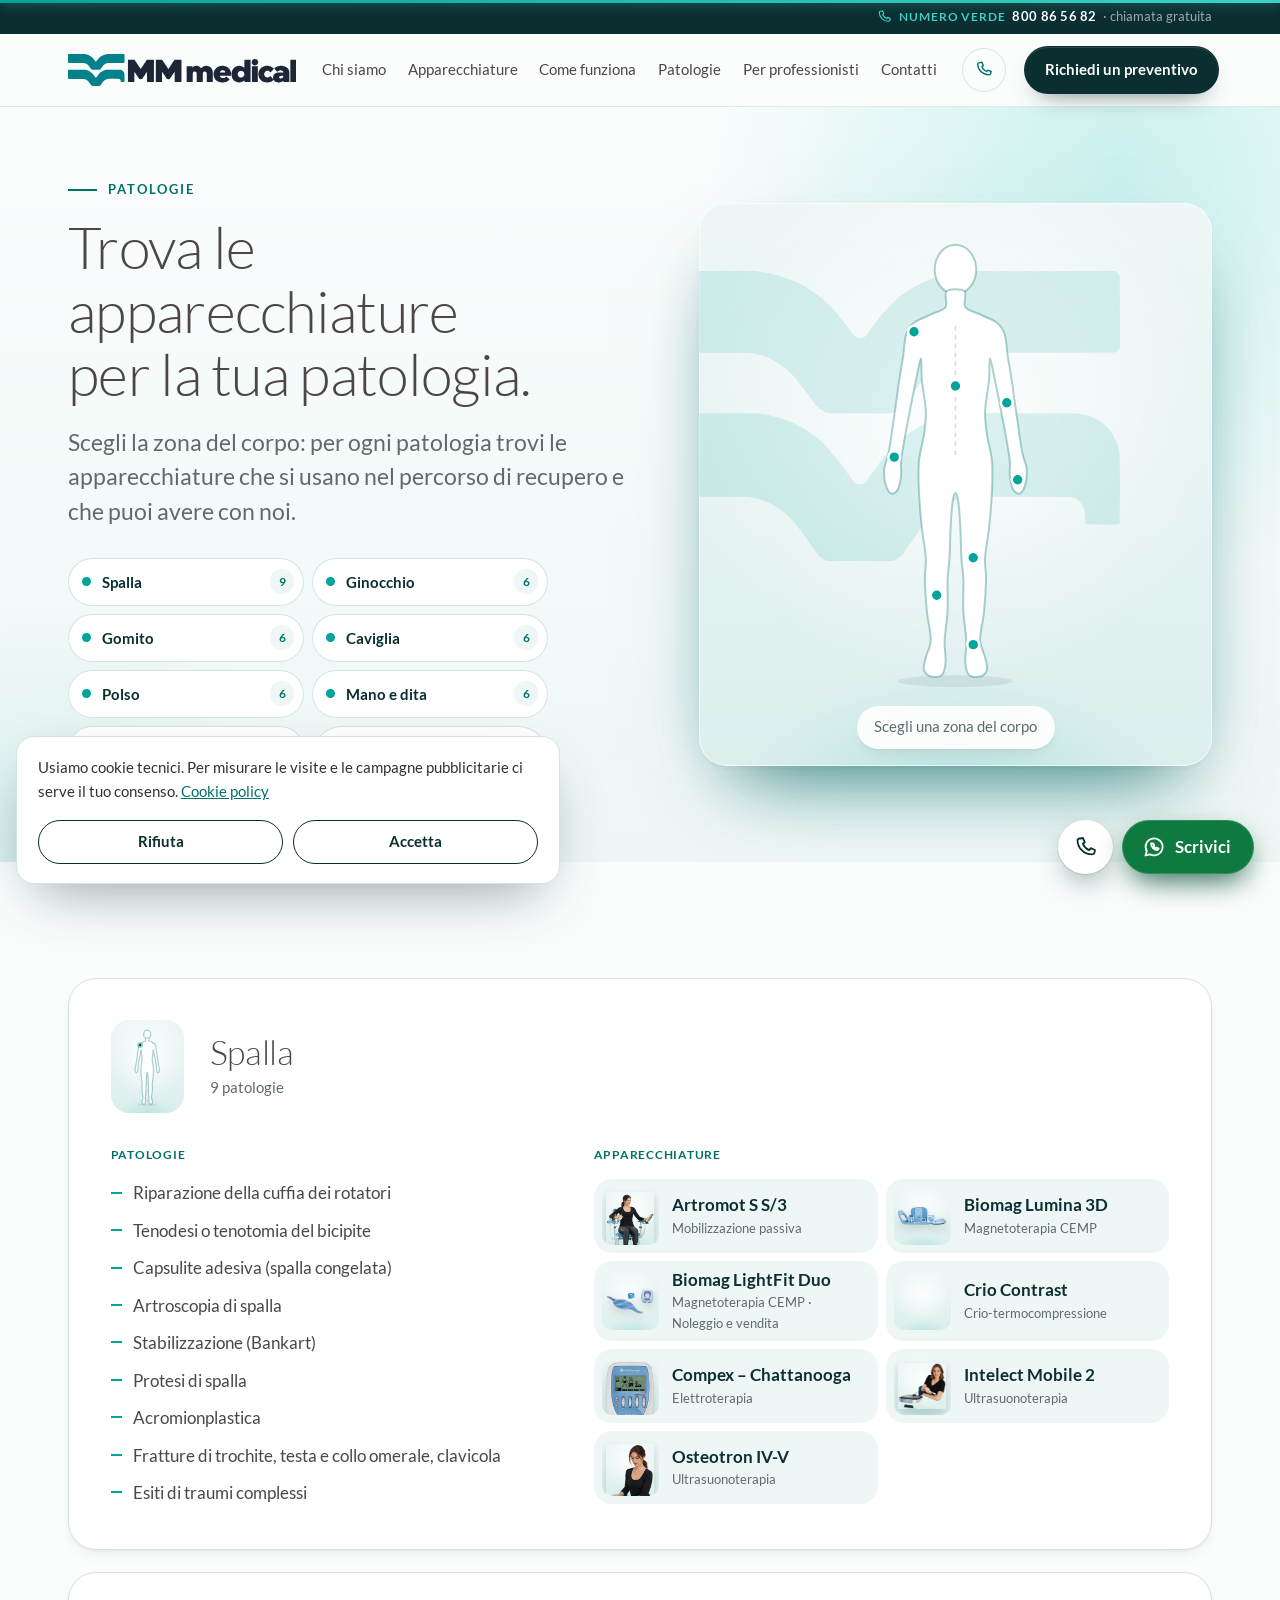
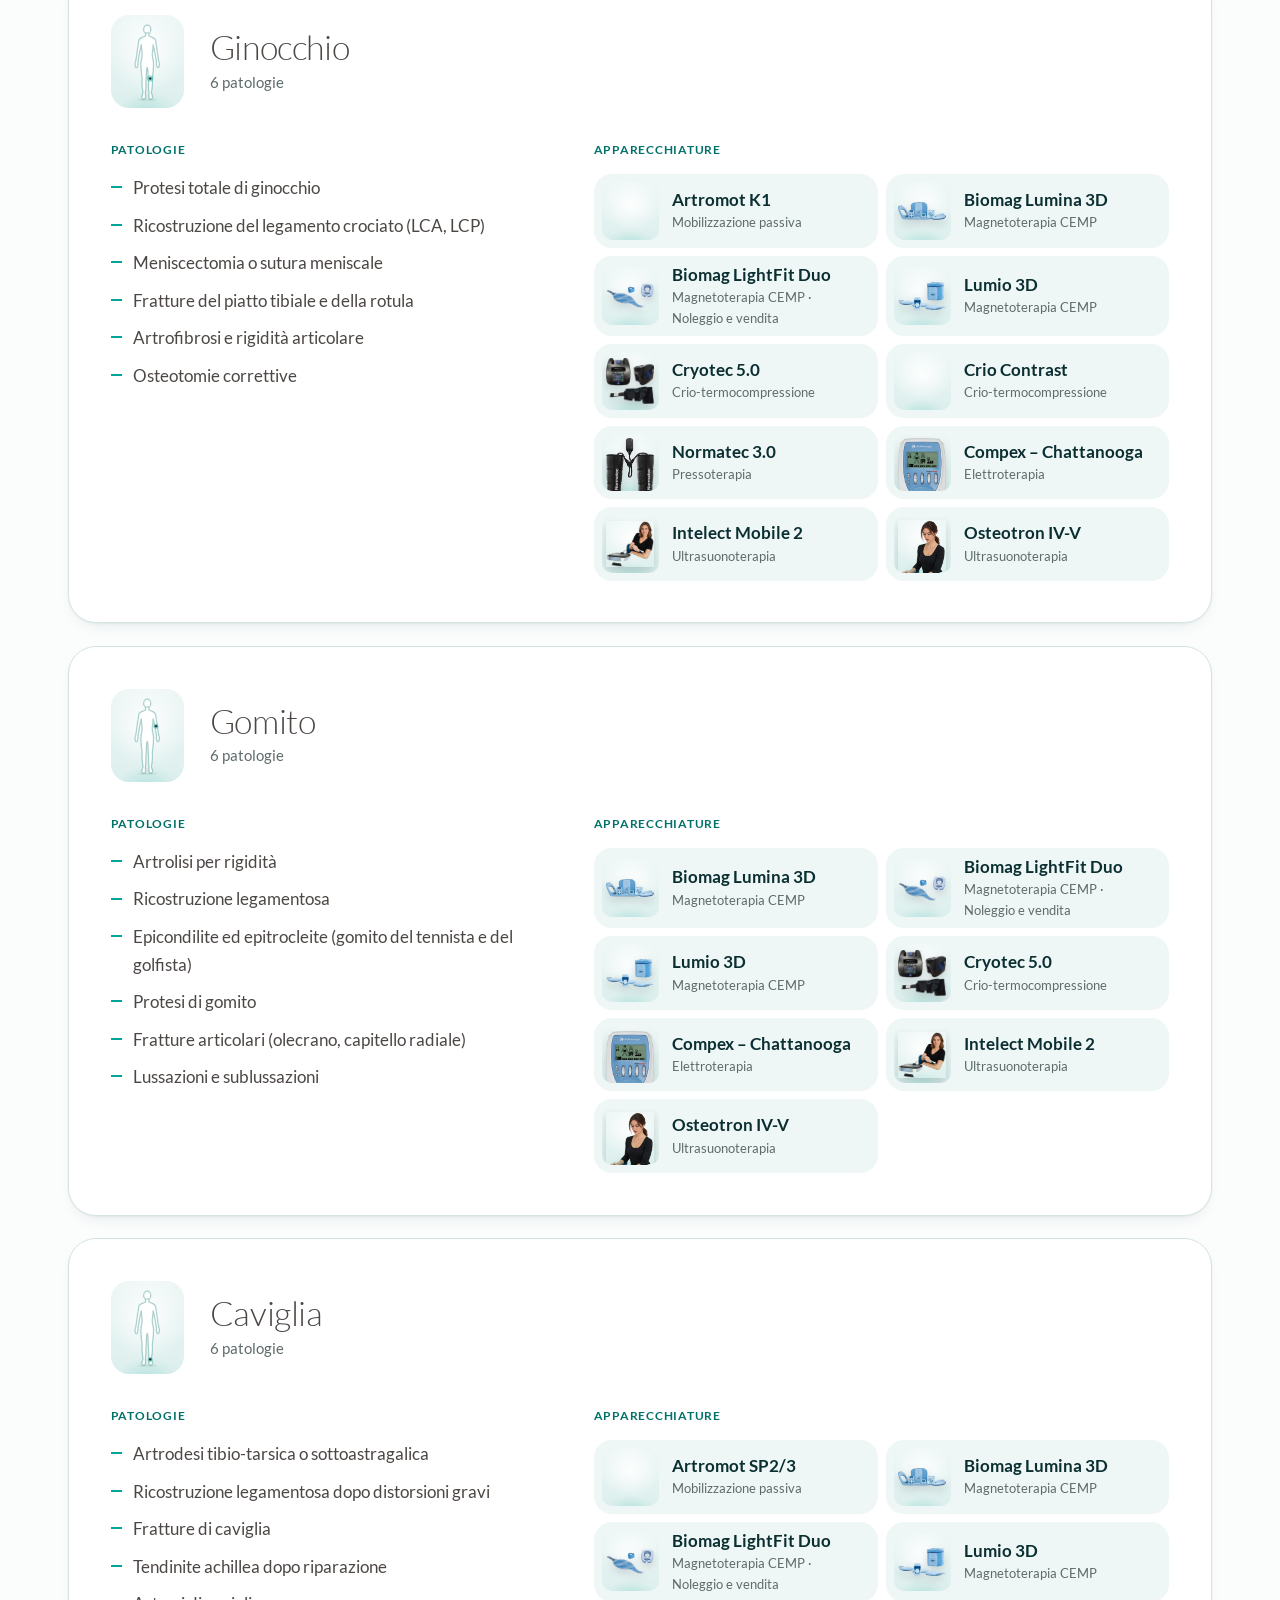
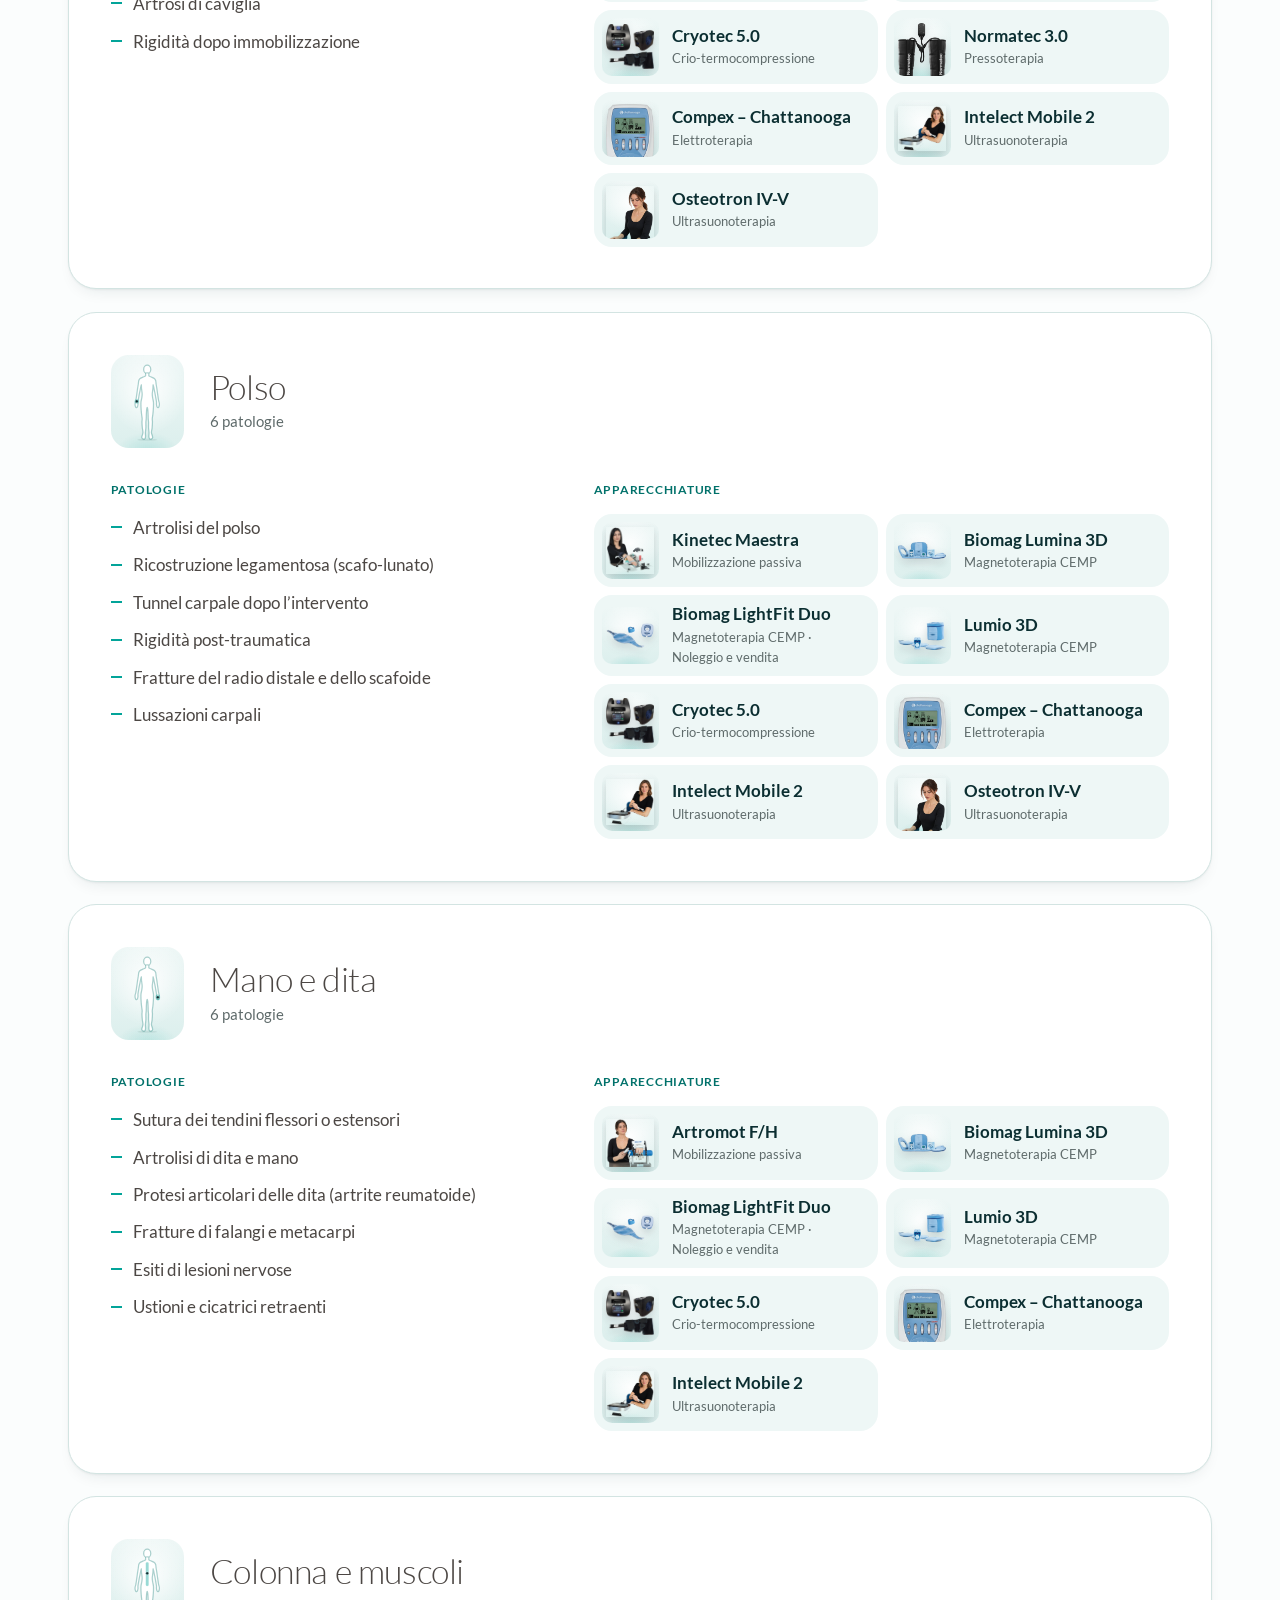
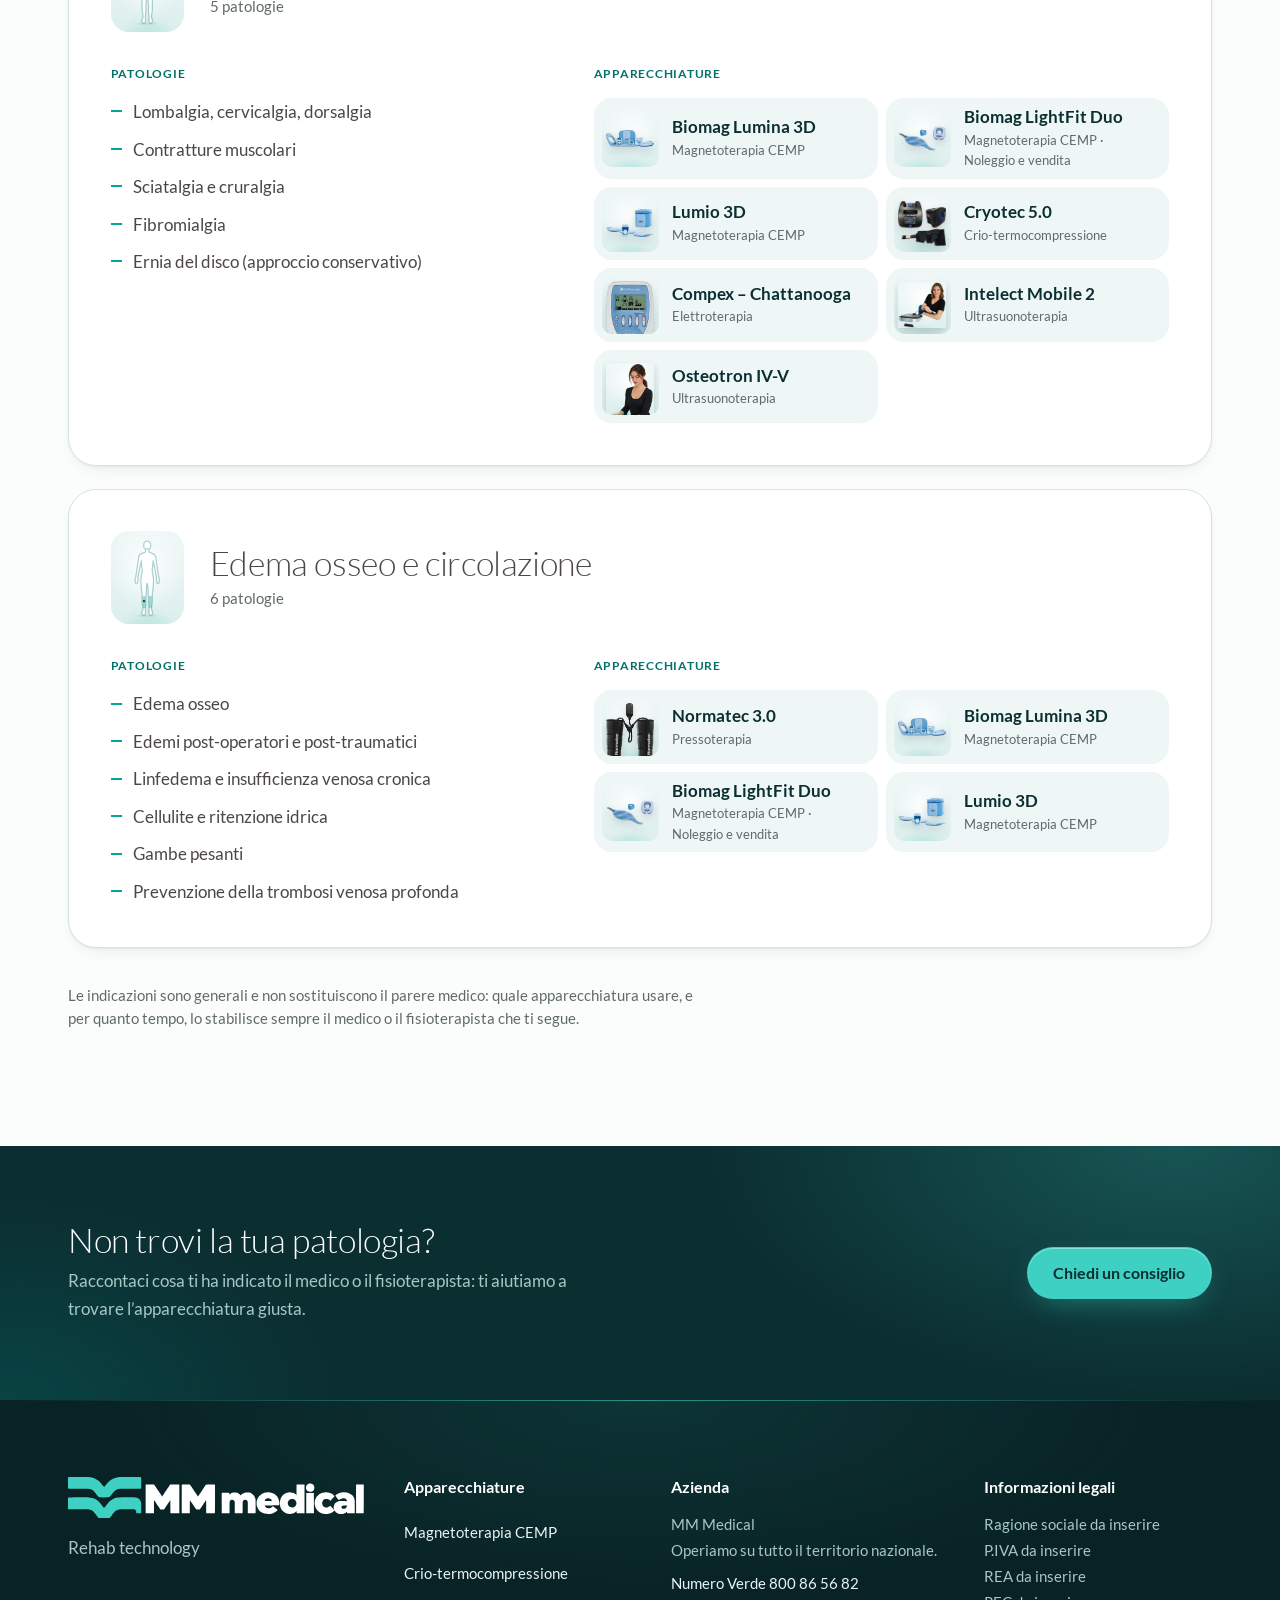
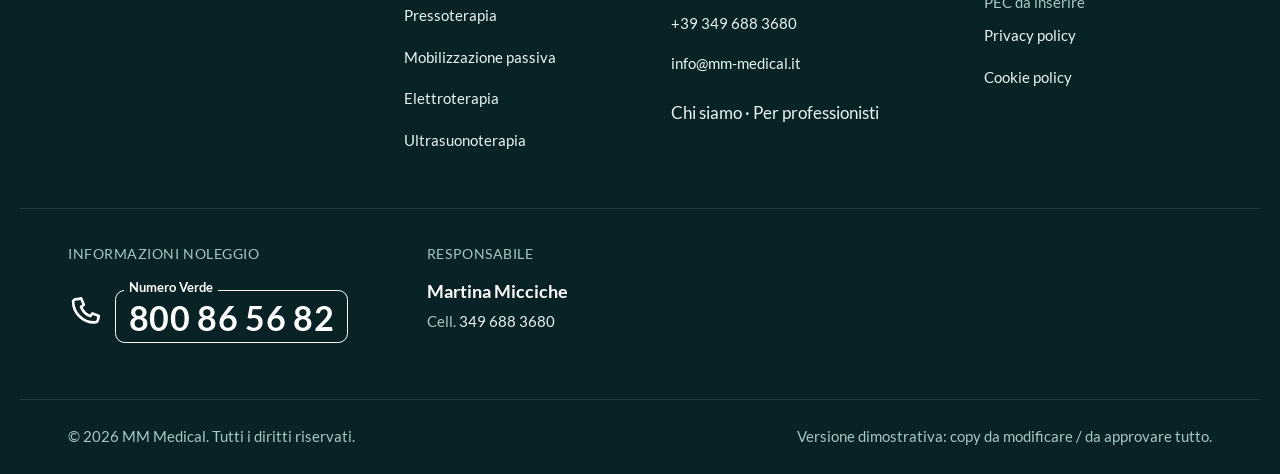
<file: patologie/index.html>
<!DOCTYPE html><html lang="it"><head><meta name="robots" content="noindex, nofollow"><meta charset="utf-8"><meta name="viewport" content="width=device-width, initial-scale=1"><title>Patologie e apparecchiature per la riabilitazione | MM Medical</title><meta name="description" content="Le patologie più comuni di spalla, ginocchio, gomito, caviglia, polso, mano, colonna e circolazione, con le apparecchiature a noleggio usate nel recupero. Operiamo su tutto il territorio nazionale."><link rel="canonical" href="https://www.mmmedical.it/patologie/"><link rel="icon" href="/favicon.svg" type="image/svg+xml"><meta name="theme-color" content="#0b2e31"><script>document.documentElement.classList.add('js');</script><script>
      // Page transitions: only the photo that travels (clicked card <-> device hero) gets a transition name,
      // so every other photo fades with the page. Browsers without these events simply skip the effect.
      (function () {
        var slug = function (u) { var m = new URL(u, location.href).pathname.match(/^\/apparecchiature\/([^\/]+)\/?$/); return m ? m[1] : null; };
        var photo = function (s, home) { return home ? document.querySelector('[data-device="' + s + '"] .ph') : document.querySelector('.stage .photo'); };
        var name = function (el, s) { if (el) el.style.viewTransitionName = 'dev-' + s; };
        addEventListener('pageswap', function (e) {
          if (!e.viewTransition || !e.activation) return;
          var to = new URL(e.activation.entry.url), here = slug(location.href), dest = slug(to.href);
          if (dest && !here) name(photo(dest, true), dest);
          else if (here && to.pathname === '/') name(photo(here, false), here);
        });
        addEventListener('pagereveal', function (e) {
          if (!e.viewTransition || !window.navigation || !navigation.activation || !navigation.activation.from) return;
          var from = new URL(navigation.activation.from.url), here = slug(location.href), prev = slug(from.href);
          if (here && from.pathname === '/') name(photo(here, false), here);
          else if (!here && prev) name(photo(prev, true), prev);
        });
      })();
    </script><link rel="alternate" hreflang="it" href="https://www.mmmedical.it/patologie/"><link rel="alternate" hreflang="x-default" href="https://www.mmmedical.it/patologie/"><meta property="og:type" content="website"><meta property="og:locale" content="it_IT"><meta property="og:site_name" content="MM Medical"><meta property="og:title" content="Patologie e apparecchiature per la riabilitazione | MM Medical"><meta property="og:description" content="Le patologie più comuni di spalla, ginocchio, gomito, caviglia, polso, mano, colonna e circolazione, con le apparecchiature a noleggio usate nel recupero. Operiamo su tutto il territorio nazionale."><meta property="og:url" content="https://www.mmmedical.it/patologie/"><meta property="og:image" content="https://www.mmmedical.it/og.jpg"><meta property="og:image:width" content="1200"><meta property="og:image:height" content="630"><meta property="og:image:alt" content="MM Medical: noleggio di apparecchiature per la riabilitazione"><meta name="twitter:card" content="summary_large_image"><meta name="twitter:image" content="https://www.mmmedical.it/og.jpg"><script type="application/ld+json">{"@context":"https://schema.org","@type":"LocalBusiness","name":"MM Medical","url":"https://www.mmmedical.it","telephone":"+39 349 688 3680","email":"info@mm-medical.it","description":"Le patologie più comuni di spalla, ginocchio, gomito, caviglia, polso, mano, colonna e circolazione, con le apparecchiature a noleggio usate nel recupero. Operiamo su tutto il territorio nazionale.","areaServed":{"@type":"Country","name":"Italia"}}</script><link rel="stylesheet" href="/_astro/Base.BahkarRi.css"><style>.bodymap[data-astro-cid-vk6je62c]{width:100%;height:auto;display:block;overflow:visible}.ground[data-astro-cid-vk6je62c]{fill:#0b2e3114}.sil[data-astro-cid-vk6je62c],.head[data-astro-cid-vk6je62c]{fill:#fff;stroke:#00716a52;stroke-width:2px;stroke-linejoin:round;vector-effect:non-scaling-stroke}.spine[data-astro-cid-vk6je62c]{fill:none;stroke:#00716a2e;stroke-width:2px;stroke-dasharray:3 6;stroke-linecap:round}.zone[data-astro-cid-vk6je62c]{cursor:pointer;outline:none}.region[data-astro-cid-vk6je62c]{fill:var(--teal-glow);stroke:var(--teal-glow);opacity:0;transition:opacity .3s var(--ease)}.dot[data-astro-cid-vk6je62c]{fill:var(--teal);stroke:#fff;stroke-width:2.5px;transform-box:fill-box;transform-origin:50%;transition:transform .3s var(--ease), fill .3s}.pulse[data-astro-cid-vk6je62c]{fill:none;stroke:var(--teal);stroke-width:1.5px;opacity:0;transform-box:fill-box;transform-origin:50%}.hit[data-astro-cid-vk6je62c]{fill:#0000}.zone[data-astro-cid-vk6je62c].on .region[data-astro-cid-vk6je62c],.zone[data-astro-cid-vk6je62c]:hover .region[data-astro-cid-vk6je62c],.zone[data-astro-cid-vk6je62c]:focus-visible .region[data-astro-cid-vk6je62c]{opacity:.4}.zone[data-astro-cid-vk6je62c].on .dot[data-astro-cid-vk6je62c],.zone[data-astro-cid-vk6je62c]:hover .dot[data-astro-cid-vk6je62c],.zone[data-astro-cid-vk6je62c]:focus-visible .dot[data-astro-cid-vk6je62c]{fill:var(--ink);transform:scale(1.35)}.zone[data-astro-cid-vk6je62c]:focus-visible .hit[data-astro-cid-vk6je62c]{stroke:var(--teal-deep);stroke-width:2px;stroke-dasharray:4 4}.is-mini[data-astro-cid-vk6je62c] .sil[data-astro-cid-vk6je62c],.is-mini[data-astro-cid-vk6je62c] .head[data-astro-cid-vk6je62c]{stroke-width:1.25px}.is-mini[data-astro-cid-vk6je62c] .region[data-astro-cid-vk6je62c]{opacity:.85;fill:var(--teal);stroke:var(--teal)}.is-mini[data-astro-cid-vk6je62c] .dot[data-astro-cid-vk6je62c]{fill:var(--ink);stroke-width:1px;transform:scale(2.4)}.is-mini[data-astro-cid-vk6je62c] .spine[data-astro-cid-vk6je62c]{display:none}.is-figure[data-astro-cid-vk6je62c] .sil[data-astro-cid-vk6je62c],.is-figure[data-astro-cid-vk6je62c] .head[data-astro-cid-vk6je62c]{stroke-width:1.5px}.is-figure[data-astro-cid-vk6je62c] .region[data-astro-cid-vk6je62c]{opacity:.5}.is-figure[data-astro-cid-vk6je62c] .dot[data-astro-cid-vk6je62c]{fill:var(--teal-deep);stroke-width:2px;transform:scale(1.5)}.is-figure[data-astro-cid-vk6je62c] .spine[data-astro-cid-vk6je62c]{display:none}@media (prefers-reduced-motion:no-preference){.is-interactive[data-astro-cid-vk6je62c] .pulse[data-astro-cid-vk6je62c]{animation:bm-pulse 2.6s var(--ease) infinite}.is-interactive[data-astro-cid-vk6je62c] .zone[data-astro-cid-vk6je62c]:nth-of-type(2n) .pulse[data-astro-cid-vk6je62c]{animation-delay:.65s}.is-interactive[data-astro-cid-vk6je62c] .zone[data-astro-cid-vk6je62c]:nth-of-type(3n) .pulse[data-astro-cid-vk6je62c]{animation-delay:1.3s}.is-interactive[data-astro-cid-vk6je62c] .zone[data-astro-cid-vk6je62c]:hover .pulse[data-astro-cid-vk6je62c],.is-interactive[data-astro-cid-vk6je62c] .zone[data-astro-cid-vk6je62c].on .pulse[data-astro-cid-vk6je62c]{animation:none}}@keyframes bm-pulse{0%{opacity:.7;transform:scale(1)}70%,to{opacity:0;transform:scale(3)}}
</style><link rel="stylesheet" href="/_astro/patologie.BdGZHv7Y.css"></head><body><a class="skip" href="#main">Vai al contenuto</a><header class="site-header" data-astro-cid-nen7h5rs><div class="topline" data-astro-cid-nen7h5rs><div class="wrap tl-in" data-astro-cid-nen7h5rs><a class="tl-tf" href="tel:800865682" aria-label="Numero Verde 800 86 56 82, chiamata gratuita" data-astro-cid-nen7h5rs><svg class="i" viewBox="0 0 24 24" fill="none" stroke="currentColor" stroke-width="1.8" stroke-linecap="round" stroke-linejoin="round" aria-hidden="true"><path d="M6.6 3.5 9 3l1.8 4.3-1.9 1.5a11.5 11.5 0 0 0 6.3 6.3l1.5-1.9L21 15l-.5 2.4a2.5 2.5 0 0 1-2.5 2c-8 0-14.5-6.5-14.5-14.5a2.5 2.5 0 0 1 2.1-1.4z"></path></svg><span class="tl-lbl" data-astro-cid-nen7h5rs>Numero Verde</span> <strong data-astro-cid-nen7h5rs>800 86 56 82</strong><span class="tl-free" data-astro-cid-nen7h5rs>· chiamata gratuita</span></a></div></div><div class="wrap bar" data-astro-cid-nen7h5rs><a class="brand" href="/" aria-label="MM Medical, home" data-astro-cid-nen7h5rs><svg class="logo" viewBox="99.5 168.3 1407.2 197.2" role="img" aria-label="MM Medical" xmlns="http://www.w3.org/2000/svg"><path fill="var(--logo-mark, #02818B)" fill-rule="evenodd" d="M 103 168.5 c -1.67 0.67 -2.67 1.33 -3.17 2.67 -0.33 0.67 -0.33 1 -0.33 24.5 0 15.67 0 24 0.17 24.33 0.5 1.5 2 3 3.67 3.5 0.33 0.17 13.83 0.17 45.5 0.33 26.67 -0 45.83 -0 47 0.17 3.33 0.17 9 1.5 12.5 2.83 3.83 1.33 9.83 5.33 14.17 9.33 3 2.67 3.67 3.33 6.83 7.33 1.5 2 3 3.83 3.33 4.17 1 1.33 5.67 7.67 7.17 10 0.83 1.17 3.33 3.67 4.67 4.67 1.33 0.83 3.17 1.83 4.83 2.17 l 1.33 0.33 20.17 0.17 c 11.67 -0 20.67 -0 21.17 -0.17 4.17 -0.83 7.67 -3 10 -6.33 0.5 -0.67 1.17 -1.67 1.5 -2.17 0.33 -0.33 1.67 -2 2.83 -3.67 1.17 -1.67 2.5 -3.5 3 -4.17 0.67 -0.67 1.67 -2 2.33 -2.83 2.5 -3.33 7.5 -9 10 -11.17 3.17 -2.83 8.17 -5.83 12.5 -7.67 3.33 -1.33 8.67 -2.5 12.67 -2.83 1.5 -0.17 17.5 -0.17 49.67 -0.17 l 47.5 -0.17 0.83 -0.33 c 1.33 -0.67 1.83 -1.17 2.5 -2.33 l 0.5 -1 0 -23.17 c 0 -12.67 -0.17 -23.67 -0.17 -24.33 -0.17 -1.83 -0.67 -2.67 -2.17 -3.5 l -1 -0.67 -48 -0 c -29.33 -0 -49.17 -0 -51.17 0.17 -5.67 0.33 -10.67 1 -17 2.67 -6.5 1.5 -9.5 2.67 -16.5 6 -5.5 2.67 -12.67 7.5 -16.17 10.83 -0.33 0.5 -1.83 1.83 -3.33 3.33 -1.5 1.33 -3.5 3.33 -4.33 4.5 -2.83 3.17 -8.5 10.5 -11.33 14.67 -1.67 2.67 -3 3.33 -5.67 3.33 -2.17 -0 -3.33 -0.83 -5.33 -3.67 -3.33 -4.67 -3.67 -5.17 -6.83 -9 -1.33 -1.67 -2.67 -3.33 -3 -3.67 -2.5 -3.33 -7.83 -8.67 -11.5 -11.5 -0.33 -0.17 -1.17 -0.83 -1.83 -1.33 -0.67 -0.5 -2 -1.5 -2.83 -2 -0.83 -0.67 -2.17 -1.5 -3 -2.17 -1.67 -1 -4.5 -2.67 -6.33 -3.5 -0.67 -0.33 -2.5 -1.17 -3.83 -1.83 -3.33 -1.5 -6.83 -2.67 -10.33 -3.67 -0.83 -0.17 -2.17 -0.5 -3 -0.67 -1 -0.33 -2.33 -0.67 -3.17 -0.83 -0.83 -0.17 -2 -0.33 -2.33 -0.5 -0.33 -0 -2.5 -0.33 -4.67 -0.67 l -3.83 -0.5 -47.83 -0 c -38.83 -0 -47.83 -0 -48.33 0.17z M 117.17 265 l -14.5 -0 -0.83 0.67 c -0.5 0.33 -1.17 1 -1.33 1.33 -1 1.17 -1 -0.5 -1 26.17 0 27.67 -0.17 25.83 1.33 27.17 1.33 1.33 -3.33 1.17 47.33 1.33 32 -0 45.5 -0 46.83 0.17 3 0.33 8 1.33 10.67 2.33 2.5 0.83 6.67 2.83 7.83 3.67 2 1.5 3.83 2.67 5 3.5 3.5 2.5 4.83 3.67 7.67 7.33 1.17 1.5 3.67 4.5 5.17 6.33 1.67 2.17 4.5 6 5.67 8.17 0.5 0.83 1.5 2.17 2.33 3.17 0.67 1 1.67 2.33 2.17 3 1.5 2.33 3 3.5 5.83 5 2.33 1.17 1.83 1.17 22.67 1.17 19.67 -0 22.5 -0.17 24.17 -0.67 2.33 -0.67 5.67 -3.17 6.83 -5 1.17 -1.67 2.83 -4.17 4.33 -6.33 1.17 -1.5 2.5 -3.33 3 -4.17 2.83 -3.83 3.33 -4.67 4.5 -6.33 0.83 -1 2 -2.33 2.5 -3.17 0.67 -0.83 1.5 -1.83 1.83 -2.17 1.83 -2.5 5.67 -6 8.5 -7.83 0.83 -0.5 1.67 -1 1.83 -1.17 0.17 -0.17 0.83 -0.5 1.5 -0.83 0.5 -0.33 1.17 -0.67 1.67 -1 3.33 -2.33 11.17 -4.5 17.5 -5 4.33 -0.33 60.83 -0.33 64.83 -0 3.5 0.33 4.67 0.67 7 2.67 1.83 1.67 2.83 3.17 3.33 4.67 0.67 1.83 0.83 3 0.83 7 0 3.17 0 3.5 0.33 3.83 l 0.33 0.33 10.67 0.17 c 11.5 -0 11.67 -0 12.17 -0.83 0.17 -0.5 0.33 -42.33 0 -45.67 -0.33 -5 -1 -7.67 -3.17 -11.83 -3.83 -7.67 -8.5 -11.83 -18 -15.5 -2 -0.83 -5.33 -1.5 -9 -1.67 -3.17 -0.17 -60.83 -0.17 -70.17 -0 -3.83 -0 -7.33 0.17 -7.67 0.33 -0.5 -0 -2 0.33 -3.5 0.5 -1.33 0.17 -3.33 0.5 -4.17 0.83 -0.83 0.17 -2 0.5 -2.33 0.5 -2 0.33 -9 2.67 -12 4 -6 2.83 -7.33 3.5 -10 5.33 -4.5 2.83 -5.5 3.67 -10.33 7.83 -3.33 2.83 -3.67 3.17 -7.67 8 -0.83 1 -2.17 2.67 -3.17 4 -1 1.17 -2.5 3 -3.33 4.17 -0.67 1.17 -1.83 2.67 -2.17 3.17 -0.5 0.67 -1.67 2.33 -2.67 3.5 -3.67 5.33 -4.33 6 -7.33 6 -1.5 -0 -2.5 -0.33 -3.33 -1.17 -1.33 -1.33 -4.5 -5.83 -7.83 -10.67 -1.17 -1.83 -2.33 -3.5 -3.5 -4.67 -1.67 -1.83 -4.67 -5.33 -7.17 -8.17 -1 -1.5 -1.67 -2 -3.5 -3.67 -0.83 -0.67 -2 -1.67 -2.67 -2.33 -3.33 -2.83 -9.67 -7.33 -12 -8.33 -0.33 -0.17 -1.17 -0.5 -1.83 -1 -1.5 -0.83 -5.17 -2.5 -7 -3.17 -0.83 -0.33 -2.17 -0.83 -2.83 -1.17 -0.83 -0.33 -2.17 -0.67 -3 -0.83 -0.83 -0.17 -2 -0.5 -2.67 -0.67 -4.67 -1.33 -10.17 -2.17 -15.33 -2.33 -3.5 -0.17 -53.17 -0.17 -81.17 -0z"></path><path fill="var(--logo-word, #1D2637)" fill-rule="evenodd" d="M 1249 199.17 c -3.5 0.33 -8.17 2.5 -10.5 4.67 -1.5 1.33 -4 4.5 -4.67 5.83 -2 4 -2.67 8.83 -1.83 14 0.83 4.17 3.5 8.33 7.17 11.17 3.83 2.83 7 3.67 12.5 3.67 7.17 -0 12.67 -2.67 16.33 -8 1.5 -2.5 2.83 -5.67 3.17 -7.83 0.17 -0.5 0.17 -1.67 0.33 -2.33 0.83 -6 -3 -14.33 -8.17 -17.67 -4.33 -2.67 -9.5 -4 -14.33 -3.5z M 469.33 204.33 l -0.5 0.5 0 67.5 0.17 67.33 0.33 0.33 c 0.17 0.17 0.83 0.33 2.67 0.33 2.83 0.17 35.5 0.17 35.83 -0 0.83 -0.17 0.83 0.83 0.83 -30.83 0 -28.17 0 -30 0.33 -30.33 0.33 -0.5 0.67 -0.33 1.5 1.17 0.33 0.67 1.33 2 2.17 3.33 2.17 2.67 2.67 3.5 5.33 7.33 1 1.67 2.17 3.5 2.5 4 2 3.17 5.5 8.33 6.83 10.17 0.83 1.33 1.83 2.83 2.5 3.5 0.5 0.83 2.67 4 4.67 7 2.17 3.17 4 6 4.33 6.33 0.33 0.33 1 0.67 1.67 0.83 0.83 0.33 1.17 0.33 7.33 0.33 5.67 -0 6.5 -0 7.17 -0.33 0.67 -0.33 2 -1.67 3 -3.17 0.5 -0.5 1.67 -2.5 3 -4.17 1.17 -1.83 2.67 -4 3.33 -5 1.67 -2.5 3.5 -5.17 4.17 -6.33 0.83 -1.33 4.5 -6.67 5.83 -8.67 0.67 -0.83 1.5 -2 1.83 -2.67 0.83 -1 3.17 -4.67 4.83 -7.33 1.83 -2.67 4.33 -6.33 4.67 -6.5 0.83 -0.5 0.83 -1.83 0.83 30.33 0.17 21.5 0.17 30.17 0.33 30.5 0.17 0.17 0.33 0.33 0.67 0.5 0.17 -0 9.5 -0 20.67 -0 l 20.17 -0 0.33 -0.33 0.5 -0.33 0 -67.5 0 -67.33 -0.5 -0.5 -0.5 -0.33 -20.83 -0 c -14.33 -0 -21 -0 -21.33 0.17 -0.83 0.33 -1.67 1.67 -7.17 9.67 -1.5 2.17 -3.83 5.67 -5.33 7.67 -1.33 2.17 -2.67 4.17 -3 4.5 -0.67 1.17 -2.33 3.67 -2.83 4.67 -0.33 0.5 -0.83 1.33 -1.33 1.83 -5.17 7.5 -8 12 -9.83 14.83 -1 1.5 -2.5 4 -3.5 5.33 -1 1.5 -2.33 3.67 -3 4.67 -1.5 2.33 -2 2.83 -2.5 2.83 -0.33 -0 -2 -2.33 -4.17 -5.83 -0.33 -0.67 -1.5 -2.33 -2.5 -3.67 -1 -1.33 -2.33 -3.5 -3.33 -4.83 -0.83 -1.33 -2.5 -3.83 -3.67 -5.67 -1.17 -1.67 -2.67 -4 -3.5 -5.17 -5.83 -8.67 -9.5 -14.17 -12.67 -18.83 -1 -1.5 -2.67 -3.83 -3.67 -5.33 -3.67 -5.33 -4.33 -6.17 -4.83 -6.5 l -0.5 -0.33 -19.5 -0 -19.5 -0 -0.33 0.33z M 1187.33 204.17 c -0.33 0.17 -0.5 0.33 -0.5 0.5 -0.17 -0 -0.17 11 -0.33 24.17 0 17.83 -0.17 24.17 -0.17 24.17 -0.5 0.33 -0.67 0.17 -1.83 -0.83 -1.5 -1.33 -4 -3.33 -5.5 -4 -0.5 -0.33 -1.67 -1 -2.33 -1.33 -2 -1.33 -5.83 -3 -7.67 -3.67 -2.17 -0.67 -8 -1.83 -10.33 -2 -3.17 -0.33 -6.5 -0 -10.5 0.67 -6.33 1 -7.67 1.33 -12.83 3.67 -2 1 -7.17 4 -8.33 4.83 -4.17 3.33 -7.5 6.83 -11.17 11.5 -2.5 3.33 -6 11.5 -7.33 17.5 -2.5 10.33 -2.17 19.33 1.33 31.67 0.33 1.33 1.83 4.5 3.33 7.67 0.83 1.67 1.33 2.33 4 6.17 4.5 6.33 11.5 11.83 19 15 7.17 3 12.33 4 20.33 3.83 8.83 -0.33 15.33 -2.33 22.5 -7 1.17 -0.83 4.67 -3.67 5.83 -4.67 1.83 -1.83 2 -1.5 2.5 5 0.17 2.83 0.33 3.33 1 3.67 0.17 0.17 4.83 0.17 17.83 0.17 l 17.67 -0 0.33 -0.33 0.5 -0.5 0 -67.5 0 -67.5 -0.33 -0.5 -0.5 -0.33 -17.67 -0 c -9.83 -0 -17.83 -0 -18 -0 -0.33 -0.17 -0.67 -0 -0.83 -0z m -17.17 68.83 c 1.33 0.17 2.83 0.5 3.33 0.67 0.5 0.33 1.17 0.5 1.5 0.5 0.83 0.17 3.67 2.5 5.33 4.17 5.17 5.17 7.17 12.83 5 20.17 -1.17 3.33 -2 5.17 -3.83 7.17 -2.17 2.33 -4.33 3.83 -7.83 5.67 -4.67 2.17 -11 2.17 -16.33 -0.17 -2 -0.83 -5 -2.83 -6.5 -4.5 -2.5 -2.67 -3.83 -5 -5.17 -9.83 l -0.5 -1.83 0 -3.33 0.17 -3.5 0.67 -1.67 c 0.33 -1 1 -2.33 1.33 -3 0.5 -0.67 1.17 -1.83 1.5 -2.5 1.17 -2.17 4.5 -5.17 7 -6.5 3.67 -1.83 9.5 -2.5 14.33 -1.5z M 641 204.5 l -0.33 0.33 -0.17 67.33 0 67.33 0.5 0.5 0.33 0.33 9.5 -0 c 5.17 -0 13.5 -0 18.5 0.17 8.67 -0 9 -0 9.33 -0.33 l 0.33 -0.33 0 -29 c 0.17 -15.83 0.17 -29.5 0.33 -30.17 0.17 -2.33 0.5 -2 3.33 2.33 3 4.17 4 5.83 5.5 7.83 0.83 1 2.5 3.67 4 5.67 1.33 2 3 4.5 3.67 5.5 0.67 1 1.83 2.5 2.33 3.33 0.67 1 1.33 2.17 1.67 2.5 0.33 0.5 2.33 3.5 4.33 6.5 4.67 6.83 5.17 7.5 6.17 8.17 1 0.67 1.5 0.67 8.17 0.67 6.5 -0.17 6.5 -0.17 8.17 -1.5 1.17 -1.17 6.17 -8.17 7 -10 0.33 -0.33 1.17 -1.67 2 -3 0.83 -1.17 2.17 -3.17 3.17 -4.5 0.83 -1.33 2.17 -3.17 2.67 -4.17 1.67 -2.17 4.5 -6.33 5.5 -8.17 2.17 -3.5 2.5 -4 3.33 -5.17 0.5 -0.5 1.17 -1.5 1.5 -2 0.5 -0.5 1.5 -2 2.33 -3.17 1.67 -2.5 2.17 -2.83 2.5 -2.17 0.17 0.5 0.33 15.17 0.17 44.83 0 10.5 0 15.5 0.17 15.67 0.17 0.17 0.5 0.33 0.83 0.5 0.67 0.17 40 0.17 40.33 -0 0.83 -0.17 0.83 3.67 0.83 -67.83 0 -48.5 0 -67.17 -0.17 -67.5 -0.17 -0.33 -0.33 -0.5 -0.5 -0.67 -0.33 -0.17 -37.5 -0.17 -40.17 -0 -2.17 0.17 -2.67 0.33 -3.83 2.17 -2.17 3.5 -3.67 5.67 -4.67 7.17 -1.17 1.33 -2.67 3.5 -4.17 6.17 -0.33 0.67 -1.33 2.17 -2.17 3.17 -1.83 2.67 -4.5 6.67 -6.67 9.83 -0.83 1.33 -1.83 3 -2.33 3.5 -0.33 0.67 -1.5 2.33 -2.33 3.67 -1.67 2.5 -2.67 3.83 -6 8.67 -1.17 1.67 -2.67 4 -3.5 5.17 -4 6.33 -4.33 6.83 -5.17 6.33 0 -0.17 -0.67 -0.83 -1.17 -1.67 -0.5 -0.83 -1.17 -2.17 -1.67 -2.83 -1.5 -2.33 -5.33 -7.83 -8.5 -12.83 -1.83 -2.5 -4 -5.67 -5 -7.17 -1.67 -2.5 -2.5 -3.67 -4 -6.33 -0.5 -0.67 -1.33 -2 -2 -2.83 -0.67 -0.83 -1.5 -2 -2 -2.5 -1.83 -2.67 -5 -7.33 -7.83 -11.5 -3 -4.83 -4.67 -7 -5.33 -7.5 -0.67 -0.67 -3.67 -0.83 -21.67 -0.83 -16.33 -0 -16.83 -0 -17.17 0.33z M 1470.17 204.67 c -0.17 0.33 -0.33 3.67 -0.33 67.5 0 36.83 0 67.33 0.17 67.67 0 0.33 0.17 0.5 0.33 0.67 0.33 0.17 5.17 0.17 17.67 0.17 17.33 -0 17.33 -0 17.83 -0.33 0.17 -0.17 0.5 -0.5 0.5 -0.67 0.17 -0.33 0.17 -24.33 0.17 -53.5 0 -29.17 0 -55.83 0 -59.33 0.17 -3.5 0.17 -9.67 0 -14 l 0 -7.67 -0.5 -0.5 -0.5 -0.5 -17.5 -0 -17.5 -0 -0.33 0.5z M 1045.83 241.17 c -0.33 -0 -1.5 0.17 -2.67 0.33 -1.33 0.17 -2.67 0.33 -3.17 0.5 -1.17 -0 -6.33 1.33 -8 1.83 -10 3.33 -18.17 9 -24.5 17 -3.67 4.5 -7 10.67 -8.5 16.17 -0.33 1 -0.67 2.17 -0.83 2.83 -0.33 1.33 -1.17 5.17 -1.33 7 -0.5 4.17 0 14 0.67 17 0.17 0.33 0.33 1.17 0.5 1.67 0 0.67 0.5 2 0.83 3.17 0.5 1.17 1 2.67 1.17 3.17 1 3 3.17 7 6.33 11.33 3.83 5.33 5.17 6.67 10.17 10.5 4 2.83 6.5 4.33 11 6 7.83 3.33 14.33 4.5 24.5 4.33 7.83 -0 12.67 -0.67 20.33 -2.83 2.33 -0.67 6.83 -2.67 9.33 -4 1.33 -0.83 6 -3.83 7.17 -4.83 2.67 -2.17 7.5 -7.17 7.5 -7.67 0 -0.5 -1.33 -1.83 -4.67 -4.33 -1.5 -1.17 -3 -2.33 -3.33 -2.67 -0.5 -0.33 -1.17 -1 -1.67 -1.33 -0.67 -0.33 -1.5 -1 -2.17 -1.5 -6.33 -4.83 -9.83 -7.5 -10.5 -7.5 -0.17 -0 -1.17 0.83 -2.67 2.33 -4.33 4.17 -7 5.67 -12.5 6.5 -4 0.67 -8 0.33 -11.83 -0.67 -4.67 -1.33 -9.67 -5.67 -11.17 -9.5 -0.17 -0.67 -0.5 -1.33 -0.5 -1.5 -0.33 -0.67 0.17 -1.17 0.83 -1.33 0.33 -0.17 14.17 -0.17 30.83 -0.17 32.5 -0 35.83 -0 36.17 -0.17 0.5 -0.17 0.67 -1 1 -4.17 0.67 -6.33 0 -15.83 -1.67 -20.83 -0.17 -0.83 -0.83 -2.5 -1.17 -3.67 -1 -3.17 -1.67 -4.67 -3.67 -8.33 -1.5 -2.5 -2.67 -4.17 -4.17 -6 -0.83 -0.83 -1.83 -2.17 -2.5 -2.83 -2.83 -3.5 -7.67 -7 -14 -10.17 -4.17 -2.17 -10.83 -4.33 -15.17 -5 -1 -0 -2.33 -0.33 -3 -0.5 -1 -0.17 -11.33 -0.5 -13 -0.17z m 8.5 27.67 c 4.67 0.67 8.5 2.5 10.83 4.83 1.33 1.5 2.17 2.67 3.17 5.33 1 2.33 0.83 2.83 -0.5 3.17 -1.17 0.17 -31.5 0.17 -32 -0.17 -0.5 -0.33 -0.5 -0.67 0 -2.33 0.67 -2.17 1.83 -4.33 3.33 -5.67 2.83 -2.83 6.5 -4.67 10.33 -5.17 2.33 -0.33 2.5 -0.33 4.83 -0z M 1322 241.17 c -2 0.17 -5.5 0.67 -8.67 1.5 -1 0.17 -2.33 0.5 -2.67 0.5 -2.5 0.5 -5.83 1.83 -9.5 3.67 -4.33 2.17 -7.17 3.83 -8.5 5.17 -0.67 0.67 -2 1.67 -2.83 2.33 -2 1.67 -3.83 3.67 -7.5 8 -1 1.33 -2.5 3.83 -4 6.83 -0.5 1.33 -1.17 2.5 -1.17 2.5 -0.5 0.67 -2.5 6.33 -2.83 8.17 -1.17 6.17 -1.5 9 -1.5 13 0.17 7.83 1.67 14.33 4.67 21.17 1.17 2.67 1.33 3.17 2.5 5 3.83 6.17 8.5 11.33 14 15.17 3.33 2.17 4 2.67 10.67 5.83 2.5 1.17 6 2.17 11 3 7.5 1.33 18.67 1.17 24 -0.5 0.67 -0.17 2.33 -0.67 3.83 -1 3.17 -0.83 4.67 -1.33 7.83 -2.83 6 -3 10.83 -6.5 14.33 -10.5 0.67 -1 1 -0.83 2.17 0.83 1.33 2 3 3.83 5.17 5.83 2.33 2.17 3 2.67 5.5 4 2.67 1.5 3.17 1.83 5 2.33 5.5 2 8.67 2.5 15.33 2.5 5.83 -0 9.67 -0.67 14.83 -2.33 0.83 -0.33 1.5 -0.5 1.67 -0.5 0.33 -0 3.83 -1.83 5 -2.67 1.33 -0.83 2.33 -1.67 4.33 -3.5 1.33 -1.17 1.5 -1.33 2 -1 0.33 0.17 0.5 1.83 0.5 4.33 0 2 0.17 2.5 1 2.67 0.5 0.17 34.5 0.17 35 -0.17 0.5 -0 0.67 -0.83 0.5 -1.83 0 -0.33 0 -13.67 0 -29.33 l -0.17 -28.67 -0.33 -2.5 c -0.33 -1.5 -0.67 -3.17 -0.83 -3.83 -0.67 -2.33 -1.33 -5 -1.33 -5.17 0 -0.17 -0.33 -0.83 -0.67 -1.5 -0.33 -0.83 -0.67 -1.83 -0.83 -2.17 -1.17 -2.33 -3.17 -6 -4.33 -7.67 -1 -1.17 -3 -3.17 -4.83 -4.67 -5 -4.17 -10.17 -6.83 -17.67 -9.5 -1.5 -0.5 -6.5 -1.5 -8.67 -1.83 -0.83 -0.17 -2.33 -0.33 -3.17 -0.5 -3.83 -0.5 -13 -0.33 -17 0.17 -0.83 0.17 -1.83 0.33 -2.5 0.5 -1 -0 -3.67 0.67 -6.33 1.33 -0.67 0.17 -1.67 0.5 -2.33 0.67 -0.5 -0 -1.5 0.33 -2.17 0.67 -0.67 0.33 -1.33 0.5 -1.5 0.5 -0.33 -0 -4.67 2 -7.67 3.67 -3.17 1.5 -6.83 4 -9 6 -1.33 1.33 -1.33 1.17 2.17 6.17 0.67 1.17 1.67 2.33 2 2.83 1.5 2.17 4.67 6.33 7.17 9.33 0.67 0.83 1.5 1.83 1.83 2.17 1 1.5 2.17 2.5 2.83 2.5 0.5 -0 1.83 -0.83 3.33 -2.33 2.67 -2.33 7 -4.5 11.67 -5.67 2.17 -0.5 2.5 -0.5 5.5 -0.67 2.67 -0 3.67 -0 4.83 0.17 4.83 1 7.67 2.33 10.33 5.33 1 1 1.83 3 2 5.17 0.67 3.67 0.5 4 -1.67 3.67 -0.83 -0 -3.33 -0.33 -5.67 -0.5 -2.33 -0.17 -5.33 -0.5 -6.5 -0.67 -5.83 -0.5 -16.67 -0.33 -21 0.33 -1.33 0.33 -2.83 0.67 -3.33 0.83 -0.5 0.17 -1.67 0.5 -2.33 0.67 -3 1 -4.83 1.67 -7.33 3.17 -4.5 2.33 -8.83 6.67 -11 10.33 -3 5.5 -3.83 8.83 -3.67 15 0 4.33 0.33 6.67 1.17 9.17 0.83 2.67 0.33 2.67 -2 -0.17 -0.83 -0.67 -1.5 -1.67 -1.83 -1.83 -0.5 -0.5 -1.5 -1.67 -3.17 -3.83 -4.83 -6 -10.17 -11.67 -10.83 -11.67 -0.33 -0 -0.83 0.5 -1.67 1.33 -0.67 0.67 -2 1.83 -2.83 2.33 -0.83 0.5 -1.83 1.33 -2.17 1.67 -1.67 1.17 -4.17 2.33 -6.33 3 -2 0.33 -2.33 0.33 -5 0.33 -4.33 -0 -7.17 -0.67 -10.17 -2.5 -5 -2.83 -7.17 -5.5 -9 -11.17 -1.33 -4.33 -1.33 -9.33 0.17 -14 1.5 -4.5 5.17 -9.17 9.17 -11.17 5.5 -2.83 13.5 -2.83 19.17 0.17 2.5 1.17 4 2.33 6.5 4.83 1.17 1.17 2.17 2.17 2.33 2.17 0.33 -0 1.67 -1.33 4.17 -4 1.17 -1.33 3.17 -3.33 4.33 -4.67 1.17 -1.17 2.67 -2.5 3.33 -3.17 1.17 -1.17 3.17 -3.5 5.33 -6.17 0.67 -0.67 1.67 -1.83 2.17 -2.33 0.83 -0.67 1.17 -1.17 1.17 -1.33 0 -0.67 -0.83 -1.83 -2.67 -3.67 -3.5 -3.5 -6.33 -5.5 -10.83 -8 -0.33 -0.33 -1.17 -0.67 -1.67 -1 -1.67 -1 -4.5 -2.17 -7 -3 -0.33 -0 -1 -0.33 -1.33 -0.5 -0.83 -0.33 -6.17 -1.5 -7.67 -1.67 -0.83 -0.17 -2.17 -0.33 -3.17 -0.5 -2.17 -0.17 -8.33 -0.33 -11.17 -0.17z m 103.83 62.17 c 0.5 0.5 0.5 1 0.33 3.17 -0.33 3.83 -1.17 5.67 -3.83 8.5 -2.17 2.5 -4.83 3.67 -8.67 4.17 -5.33 0.83 -8.83 -0.17 -11.17 -2.67 -2.17 -2.17 -2.67 -4.67 -1.67 -7.17 1.17 -3.67 4.67 -5.67 10.33 -6.17 3 -0.17 14.17 -0 14.67 0.17z M 886.5 241.67 c -1.17 0.17 -2.67 0.5 -3.33 0.67 -0.67 0.17 -1.83 0.5 -2.5 0.67 -1.83 0.5 -4.33 2 -8 4.5 -1 0.67 -2.83 2.33 -3.83 3.33 -0.67 0.83 -1.5 1 -1.5 0.33 -0.17 -0.67 -0.5 -4.5 -0.5 -5.67 0 -1.17 -0.17 -1.5 -1.17 -1.67 -0.83 -0.17 -33.33 -0.5 -34 -0.33 -0.33 0.17 -0.5 0.33 -0.67 0.67 -0.17 0.33 -0.17 12.5 -0.17 48.17 0 46.5 0.17 47.67 0.33 48 l 0.33 0.33 17.83 -0 c 10.33 -0 17.83 -0 18 -0.17 0.33 -0 0.5 -0.33 0.67 -0.5 0 -0.17 0.17 -11.67 0.17 -26.33 l 0.17 -26 0.33 -1.67 c 1.17 -4.67 3.5 -7.67 7.33 -9.33 4.33 -2 9.67 -0.83 13 2.67 1.67 1.67 2.5 3.67 3.17 6.67 l 0.5 2.33 0.17 25.83 c 0 24.5 0 25.83 0.33 26.17 l 0.33 0.33 18 0.17 18.17 -0 0.33 -0.5 c 0.33 -0.33 0.33 -0.33 0.33 -26.17 l 0 -25.67 0.5 -2.17 c 1 -5.67 4.67 -9.67 9.33 -10.33 4.17 -0.67 7.67 0.33 10.5 3 1.83 1.67 3.17 4.17 3.83 7.5 l 0.33 2 0 25.67 0 25.67 0.33 0.33 0.5 0.5 11.67 -0 c 17 0.33 24.17 0.17 24.67 -0.17 0.17 -0.33 0.17 -1.67 0.17 -29.83 0 -30.67 0 -31.5 -0.67 -35.67 -0.33 -2.17 -0.5 -2.5 -1.17 -5.33 -1.33 -4.83 -4.67 -11.67 -6.83 -14 -0.33 -0.33 -0.67 -0.83 -0.83 -1 -1 -1.5 -4.33 -4.33 -6.83 -6 -0.67 -0.33 -2 -1.33 -3 -2 -3.33 -2.17 -7.17 -3.67 -11.83 -4.5 -4.67 -0.83 -10.33 -1.33 -13 -0.83 -0.67 0.17 -2 0.33 -3.17 0.5 -2.17 0.17 -5.83 1 -7.33 1.67 -2.83 1 -6.67 3.17 -8.33 4.5 -0.5 0.33 -1.17 0.83 -1.67 1.33 -0.67 0.33 -2.33 1.83 -3.83 3.33 -1.67 1.67 -2.83 2.67 -3.17 2.67 -0.17 -0 -0.67 -0.33 -1.17 -1 -2.67 -3.33 -8.33 -7.83 -12 -9.67 -1.17 -0.5 -2.67 -1.17 -3.33 -1.33 -5.67 -1.83 -7 -2 -11.5 -2.17 -3.5 -0 -4.17 -0 -6 0.5z M 1233.33 243.83 c -0.33 0.17 -0.5 0.33 -0.5 0.5 0 0.17 0 21.67 0 48 0 46.17 0 47.67 0.33 48 0.17 0.33 1 0.33 17.83 0.33 l 17.5 -0 0.33 -0.33 0.5 -0.33 0 -21.5 c 0.17 -27.17 0.17 -27.33 0 -52.83 0 -20 -0.17 -21.17 -0.33 -21.5 -0.5 -0.33 -2.33 -0.5 -19.33 -0.5 -13.17 -0 -15.83 -0 -16.33 0.17z"></path></svg></a><nav class="nav" id="nav" aria-label="Principale" data-astro-cid-nen7h5rs><ul data-astro-cid-nen7h5rs><li style="--n: 0" data-astro-cid-nen7h5rs><a href="/chi-siamo/" data-astro-cid-nen7h5rs>Chi siamo</a></li><li style="--n: 1" data-astro-cid-nen7h5rs><a href="/#apparecchiature" data-astro-cid-nen7h5rs>Apparecchiature</a></li><li style="--n: 2" data-astro-cid-nen7h5rs><a href="/#come-funziona" data-astro-cid-nen7h5rs>Come funziona</a></li><li style="--n: 3" data-astro-cid-nen7h5rs><a href="/patologie/" data-astro-cid-nen7h5rs>Patologie</a></li><li style="--n: 4" data-astro-cid-nen7h5rs><a href="/professionisti/" data-astro-cid-nen7h5rs>Per professionisti</a></li><li style="--n: 5" data-astro-cid-nen7h5rs><a href="/#contatti" data-astro-cid-nen7h5rs>Contatti</a></li><li class="call" style="--n: 6" data-astro-cid-nen7h5rs><a href="tel:800865682" data-astro-cid-nen7h5rs>Numero Verde 800 86 56 82</a></li><li class="call" style="--n: 7" data-astro-cid-nen7h5rs><a href="tel:+393496883680" data-astro-cid-nen7h5rs>Chiama +39 349 688 3680</a></li><li class="menu-cta" style="--n: 8" data-astro-cid-nen7h5rs><a class="btn btn-primary" href="/#contatti" data-astro-cid-nen7h5rs>Richiedi un preventivo</a></li></ul></nav><div class="actions" data-astro-cid-nen7h5rs><a class="phone" href="tel:+393496883680" aria-label="Chiama MM Medical +39 349 688 3680" data-astro-cid-nen7h5rs><svg class="i" viewBox="0 0 24 24" fill="none" stroke="currentColor" stroke-width="1.8" stroke-linecap="round" stroke-linejoin="round" aria-hidden="true"><path d="M6.6 3.5 9 3l1.8 4.3-1.9 1.5a11.5 11.5 0 0 0 6.3 6.3l1.5-1.9L21 15l-.5 2.4a2.5 2.5 0 0 1-2.5 2c-8 0-14.5-6.5-14.5-14.5a2.5 2.5 0 0 1 2.1-1.4z"></path></svg><span data-astro-cid-nen7h5rs>+39 349 688 3680</span></a><a class="btn btn-primary cta" href="/#contatti" data-astro-cid-nen7h5rs>Richiedi un preventivo</a><button class="burger" type="button" aria-expanded="false" aria-controls="nav" aria-label="Apri il menu" data-astro-cid-nen7h5rs><span data-astro-cid-nen7h5rs></span><span data-astro-cid-nen7h5rs></span></button></div></div></header><script type="module">var e=document.querySelector(`.burger`),t=document.getElementById(`nav`),n=()=>{t?.removeAttribute(`data-open`),e?.setAttribute(`aria-expanded`,`false`)};e?.addEventListener(`click`,()=>{let n=e.getAttribute(`aria-expanded`)!==`true`;e.setAttribute(`aria-expanded`,String(n)),n?t?.setAttribute(`data-open`,`true`):t?.removeAttribute(`data-open`)}),t?.querySelectorAll(`a`).forEach(e=>e.addEventListener(`click`,n)),document.addEventListener(`keydown`,e=>{e.key===`Escape`&&n()}),document.addEventListener(`click`,e=>{t?.hasAttribute(`data-open`)&&!e.target.closest(`.site-header`)&&n()});var r=document.querySelector(`.site-header`),i=()=>r?.toggleAttribute(`data-scrolled`,scrollY>8);addEventListener(`scroll`,i,{passive:!0}),i();</script><main id="main"><section class="top aura" data-astro-cid-7ud7i6xt><div class="wrap hero" data-astro-cid-7ud7i6xt><div class="copy" data-astro-cid-7ud7i6xt><p class="eyebrow" data-astro-cid-7ud7i6xt>Patologie</p><h1 data-astro-cid-7ud7i6xt>Trova le apparecchiature per la tua patologia.</h1><p class="lead" data-astro-cid-7ud7i6xt>Scegli la zona del corpo: per ogni patologia trovi le apparecchiature che si usano nel percorso di recupero e che puoi avere con noi.</p></div><nav class="lg-wrap" aria-label="Zone del corpo" data-astro-cid-7ud7i6xt><ul class="legend" data-astro-cid-7ud7i6xt><li style="--n: 0" data-astro-cid-7ud7i6xt><a href="#spalla" data-area="spalla" data-astro-cid-7ud7i6xt><span class="lg-dot" aria-hidden="true" data-astro-cid-7ud7i6xt></span><span class="lg-name" data-astro-cid-7ud7i6xt>Spalla</span><span class="lg-n" data-astro-cid-7ud7i6xt>9</span></a></li><li style="--n: 1" data-astro-cid-7ud7i6xt><a href="#ginocchio" data-area="ginocchio" data-astro-cid-7ud7i6xt><span class="lg-dot" aria-hidden="true" data-astro-cid-7ud7i6xt></span><span class="lg-name" data-astro-cid-7ud7i6xt>Ginocchio</span><span class="lg-n" data-astro-cid-7ud7i6xt>6</span></a></li><li style="--n: 2" data-astro-cid-7ud7i6xt><a href="#gomito" data-area="gomito" data-astro-cid-7ud7i6xt><span class="lg-dot" aria-hidden="true" data-astro-cid-7ud7i6xt></span><span class="lg-name" data-astro-cid-7ud7i6xt>Gomito</span><span class="lg-n" data-astro-cid-7ud7i6xt>6</span></a></li><li style="--n: 3" data-astro-cid-7ud7i6xt><a href="#caviglia" data-area="caviglia" data-astro-cid-7ud7i6xt><span class="lg-dot" aria-hidden="true" data-astro-cid-7ud7i6xt></span><span class="lg-name" data-astro-cid-7ud7i6xt>Caviglia</span><span class="lg-n" data-astro-cid-7ud7i6xt>6</span></a></li><li style="--n: 4" data-astro-cid-7ud7i6xt><a href="#polso" data-area="polso" data-astro-cid-7ud7i6xt><span class="lg-dot" aria-hidden="true" data-astro-cid-7ud7i6xt></span><span class="lg-name" data-astro-cid-7ud7i6xt>Polso</span><span class="lg-n" data-astro-cid-7ud7i6xt>6</span></a></li><li style="--n: 5" data-astro-cid-7ud7i6xt><a href="#mano-e-dita" data-area="mano-e-dita" data-astro-cid-7ud7i6xt><span class="lg-dot" aria-hidden="true" data-astro-cid-7ud7i6xt></span><span class="lg-name" data-astro-cid-7ud7i6xt>Mano e dita</span><span class="lg-n" data-astro-cid-7ud7i6xt>6</span></a></li><li style="--n: 6" data-astro-cid-7ud7i6xt><a href="#colonna-e-muscoli" data-area="colonna-e-muscoli" data-astro-cid-7ud7i6xt><span class="lg-dot" aria-hidden="true" data-astro-cid-7ud7i6xt></span><span class="lg-name" data-astro-cid-7ud7i6xt>Colonna e muscoli</span><span class="lg-n" data-astro-cid-7ud7i6xt>5</span></a></li><li style="--n: 7" data-astro-cid-7ud7i6xt><a href="#circolazione-ed-edema" data-area="circolazione-ed-edema" data-astro-cid-7ud7i6xt><span class="lg-dot" aria-hidden="true" data-astro-cid-7ud7i6xt></span><span class="lg-name" data-astro-cid-7ud7i6xt>Edema osseo e circolazione</span><span class="lg-n" data-astro-cid-7ud7i6xt>6</span></a></li></ul></nav><div class="stage lit" data-astro-cid-7ud7i6xt><svg class="ghost" viewBox="99.5 168.3 348.4 197.2" aria-hidden="true" xmlns="http://www.w3.org/2000/svg"><path fill="currentColor" fill-rule="evenodd" d="M 103 168.5 c -1.67 0.67 -2.67 1.33 -3.17 2.67 -0.33 0.67 -0.33 1 -0.33 24.5 0 15.67 0 24 0.17 24.33 0.5 1.5 2 3 3.67 3.5 0.33 0.17 13.83 0.17 45.5 0.33 26.67 -0 45.83 -0 47 0.17 3.33 0.17 9 1.5 12.5 2.83 3.83 1.33 9.83 5.33 14.17 9.33 3 2.67 3.67 3.33 6.83 7.33 1.5 2 3 3.83 3.33 4.17 1 1.33 5.67 7.67 7.17 10 0.83 1.17 3.33 3.67 4.67 4.67 1.33 0.83 3.17 1.83 4.83 2.17 l 1.33 0.33 20.17 0.17 c 11.67 -0 20.67 -0 21.17 -0.17 4.17 -0.83 7.67 -3 10 -6.33 0.5 -0.67 1.17 -1.67 1.5 -2.17 0.33 -0.33 1.67 -2 2.83 -3.67 1.17 -1.67 2.5 -3.5 3 -4.17 0.67 -0.67 1.67 -2 2.33 -2.83 2.5 -3.33 7.5 -9 10 -11.17 3.17 -2.83 8.17 -5.83 12.5 -7.67 3.33 -1.33 8.67 -2.5 12.67 -2.83 1.5 -0.17 17.5 -0.17 49.67 -0.17 l 47.5 -0.17 0.83 -0.33 c 1.33 -0.67 1.83 -1.17 2.5 -2.33 l 0.5 -1 0 -23.17 c 0 -12.67 -0.17 -23.67 -0.17 -24.33 -0.17 -1.83 -0.67 -2.67 -2.17 -3.5 l -1 -0.67 -48 -0 c -29.33 -0 -49.17 -0 -51.17 0.17 -5.67 0.33 -10.67 1 -17 2.67 -6.5 1.5 -9.5 2.67 -16.5 6 -5.5 2.67 -12.67 7.5 -16.17 10.83 -0.33 0.5 -1.83 1.83 -3.33 3.33 -1.5 1.33 -3.5 3.33 -4.33 4.5 -2.83 3.17 -8.5 10.5 -11.33 14.67 -1.67 2.67 -3 3.33 -5.67 3.33 -2.17 -0 -3.33 -0.83 -5.33 -3.67 -3.33 -4.67 -3.67 -5.17 -6.83 -9 -1.33 -1.67 -2.67 -3.33 -3 -3.67 -2.5 -3.33 -7.83 -8.67 -11.5 -11.5 -0.33 -0.17 -1.17 -0.83 -1.83 -1.33 -0.67 -0.5 -2 -1.5 -2.83 -2 -0.83 -0.67 -2.17 -1.5 -3 -2.17 -1.67 -1 -4.5 -2.67 -6.33 -3.5 -0.67 -0.33 -2.5 -1.17 -3.83 -1.83 -3.33 -1.5 -6.83 -2.67 -10.33 -3.67 -0.83 -0.17 -2.17 -0.5 -3 -0.67 -1 -0.33 -2.33 -0.67 -3.17 -0.83 -0.83 -0.17 -2 -0.33 -2.33 -0.5 -0.33 -0 -2.5 -0.33 -4.67 -0.67 l -3.83 -0.5 -47.83 -0 c -38.83 -0 -47.83 -0 -48.33 0.17z M 117.17 265 l -14.5 -0 -0.83 0.67 c -0.5 0.33 -1.17 1 -1.33 1.33 -1 1.17 -1 -0.5 -1 26.17 0 27.67 -0.17 25.83 1.33 27.17 1.33 1.33 -3.33 1.17 47.33 1.33 32 -0 45.5 -0 46.83 0.17 3 0.33 8 1.33 10.67 2.33 2.5 0.83 6.67 2.83 7.83 3.67 2 1.5 3.83 2.67 5 3.5 3.5 2.5 4.83 3.67 7.67 7.33 1.17 1.5 3.67 4.5 5.17 6.33 1.67 2.17 4.5 6 5.67 8.17 0.5 0.83 1.5 2.17 2.33 3.17 0.67 1 1.67 2.33 2.17 3 1.5 2.33 3 3.5 5.83 5 2.33 1.17 1.83 1.17 22.67 1.17 19.67 -0 22.5 -0.17 24.17 -0.67 2.33 -0.67 5.67 -3.17 6.83 -5 1.17 -1.67 2.83 -4.17 4.33 -6.33 1.17 -1.5 2.5 -3.33 3 -4.17 2.83 -3.83 3.33 -4.67 4.5 -6.33 0.83 -1 2 -2.33 2.5 -3.17 0.67 -0.83 1.5 -1.83 1.83 -2.17 1.83 -2.5 5.67 -6 8.5 -7.83 0.83 -0.5 1.67 -1 1.83 -1.17 0.17 -0.17 0.83 -0.5 1.5 -0.83 0.5 -0.33 1.17 -0.67 1.67 -1 3.33 -2.33 11.17 -4.5 17.5 -5 4.33 -0.33 60.83 -0.33 64.83 -0 3.5 0.33 4.67 0.67 7 2.67 1.83 1.67 2.83 3.17 3.33 4.67 0.67 1.83 0.83 3 0.83 7 0 3.17 0 3.5 0.33 3.83 l 0.33 0.33 10.67 0.17 c 11.5 -0 11.67 -0 12.17 -0.83 0.17 -0.5 0.33 -42.33 0 -45.67 -0.33 -5 -1 -7.67 -3.17 -11.83 -3.83 -7.67 -8.5 -11.83 -18 -15.5 -2 -0.83 -5.33 -1.5 -9 -1.67 -3.17 -0.17 -60.83 -0.17 -70.17 -0 -3.83 -0 -7.33 0.17 -7.67 0.33 -0.5 -0 -2 0.33 -3.5 0.5 -1.33 0.17 -3.33 0.5 -4.17 0.83 -0.83 0.17 -2 0.5 -2.33 0.5 -2 0.33 -9 2.67 -12 4 -6 2.83 -7.33 3.5 -10 5.33 -4.5 2.83 -5.5 3.67 -10.33 7.83 -3.33 2.83 -3.67 3.17 -7.67 8 -0.83 1 -2.17 2.67 -3.17 4 -1 1.17 -2.5 3 -3.33 4.17 -0.67 1.17 -1.83 2.67 -2.17 3.17 -0.5 0.67 -1.67 2.33 -2.67 3.5 -3.67 5.33 -4.33 6 -7.33 6 -1.5 -0 -2.5 -0.33 -3.33 -1.17 -1.33 -1.33 -4.5 -5.83 -7.83 -10.67 -1.17 -1.83 -2.33 -3.5 -3.5 -4.67 -1.67 -1.83 -4.67 -5.33 -7.17 -8.17 -1 -1.5 -1.67 -2 -3.5 -3.67 -0.83 -0.67 -2 -1.67 -2.67 -2.33 -3.33 -2.83 -9.67 -7.33 -12 -8.33 -0.33 -0.17 -1.17 -0.5 -1.83 -1 -1.5 -0.83 -5.17 -2.5 -7 -3.17 -0.83 -0.33 -2.17 -0.83 -2.83 -1.17 -0.83 -0.33 -2.17 -0.67 -3 -0.83 -0.83 -0.17 -2 -0.5 -2.67 -0.67 -4.67 -1.33 -10.17 -2.17 -15.33 -2.33 -3.5 -0.17 -53.17 -0.17 -81.17 -0z"></path></svg><svg class="bodymap is-interactive figure" viewBox="0 0 240 470" role="group" aria-label="Zone del corpo" xmlns="http://www.w3.org/2000/svg" data-astro-cid-vk6je62c><ellipse class="ground" cx="120" cy="455" rx="58" ry="6" data-astro-cid-vk6je62c></ellipse><ellipse class="head" cx="120" cy="38" rx="21" ry="25" data-astro-cid-vk6je62c></ellipse><path class="sil" d="M129 60 C132.2 62.7 127.2 72 130 76 C132.8 80 140.7 81.3 146 84 C151.3 86.7 158 88.7 162 92 C166 95.3 168.2 98.3 170 104 C171.8 109.7 171.8 118.3 173 126 C174.2 133.7 175.8 142.3 177 150 C178.2 157.7 178.8 163.7 180 172 C181.2 180.3 182.7 191.2 184 200 C185.3 208.8 186.7 218.5 188 225 C189.3 231.5 191.5 234 192 239 C192.5 244 192.2 250.7 191 255 C189.8 259.3 187.2 264.2 185 265 C182.8 265.8 179.7 263.2 178 260 C176.3 256.8 175.5 250.8 175 246 C174.5 241.2 175.8 238.5 175 231 C174.2 223.5 171.7 210.3 170 201 C168.3 191.7 166.7 183.5 165 175 C163.3 166.5 161.7 157.8 160 150 C158.3 142.2 156 128 155 128 C154 128 154.8 141 154 150 C153.2 159 150.3 172.7 150 182 C149.7 191.3 150.8 197.7 152 206 C153.2 214.3 156.2 222.7 157 232 C157.8 241.3 157.5 250.7 157 262 C156.5 273.3 155.2 288.7 154 300 C152.8 311.3 150.5 321.3 150 330 C149.5 338.7 151.2 343 151 352 C150.8 361 150 373.8 149 384 C148 394.2 144.8 405.2 145 413 C145.2 420.8 148.8 426 150 431 C151.2 436 152.7 439.8 152 443 C151.3 446.2 149 449 146 450 C143 451 136.7 451.3 134 449 C131.3 446.7 130.5 441.8 130 436 C129.5 430.2 131.3 422.7 131 414 C130.7 405.3 128.5 394.3 128 384 C127.5 373.7 128.3 361 128 352 C127.7 343 126.5 338.7 126 330 C125.5 321.3 125.5 309.3 125 300 C124.5 290.7 123.8 280 123 274 C122.2 268 121 264 120 264 C119 264 117.8 268 117 274 C116.2 280 115.5 290.7 115 300 C114.5 309.3 114.5 321.3 114 330 C113.5 338.7 112.3 343 112 352 C111.7 361 112.5 373.7 112 384 C111.5 394.3 109.3 405.3 109 414 C108.7 422.7 110.5 430.2 110 436 C109.5 441.8 108.7 446.7 106 449 C103.3 451.3 97 451 94 450 C91 449 88.7 446.2 88 443 C87.3 439.8 88.8 436 90 431 C91.2 426 94.8 420.8 95 413 C95.2 405.2 92 394.2 91 384 C90 373.8 89.2 361 89 352 C88.8 343 90.5 338.7 90 330 C89.5 321.3 87.2 311.3 86 300 C84.8 288.7 83.5 273.3 83 262 C82.5 250.7 82.2 241.3 83 232 C83.8 222.7 86.8 214.3 88 206 C89.2 197.7 90.3 191.3 90 182 C89.7 172.7 86.8 159 86 150 C85.2 141 86 128 85 128 C84 128 81.7 142.2 80 150 C78.3 157.8 76.7 166.5 75 175 C73.3 183.5 71.7 191.7 70 201 C68.3 210.3 65.8 223.5 65 231 C64.2 238.5 65.5 241.2 65 246 C64.5 250.8 63.7 256.8 62 260 C60.3 263.2 57.2 265.8 55 265 C52.8 264.2 50.2 259.3 49 255 C47.8 250.7 47.5 244 48 239 C48.5 234 50.7 231.5 52 225 C53.3 218.5 54.7 208.8 56 200 C57.3 191.2 58.8 180.3 60 172 C61.2 163.7 61.8 157.7 63 150 C64.2 142.3 65.8 133.7 67 126 C68.2 118.3 68.2 109.7 70 104 C71.8 98.3 74 95.3 78 92 C82 88.7 88.7 86.7 94 84 C99.3 81.3 107.2 80 110 76 C112.8 72 107.8 62.7 111 60 C114.2 57.3 125.8 57.3 129 60Z" data-astro-cid-vk6je62c></path><path class="spine" d="M120 96 V230" data-astro-cid-vk6je62c></path><a class="zone" href="#spalla" data-area="spalla" aria-label="Spalla: 9 patologie" id="bm-spalla" data-astro-cid-vk6je62c><g class="region" data-astro-cid-vk6je62c><circle cx="78" cy="101" r="17"/></g><circle class="pulse" cx="78" cy="101" r="6" data-astro-cid-vk6je62c></circle><circle class="dot" cx="78" cy="101" r="6" data-astro-cid-vk6je62c></circle><circle class="hit" cx="78" cy="101" r="30" data-astro-cid-vk6je62c></circle></a><a class="zone" href="#ginocchio" data-area="ginocchio" aria-label="Ginocchio: 6 patologie" id="bm-ginocchio" data-astro-cid-vk6je62c><g class="region" data-astro-cid-vk6je62c><circle cx="138" cy="330" r="18"/></g><circle class="pulse" cx="138" cy="330" r="6" data-astro-cid-vk6je62c></circle><circle class="dot" cx="138" cy="330" r="6" data-astro-cid-vk6je62c></circle><circle class="hit" cx="138" cy="330" r="30" data-astro-cid-vk6je62c></circle></a><a class="zone" href="#gomito" data-area="gomito" aria-label="Gomito: 6 patologie" id="bm-gomito" data-astro-cid-vk6je62c><g class="region" data-astro-cid-vk6je62c><circle cx="172" cy="173" r="15"/></g><circle class="pulse" cx="172" cy="173" r="6" data-astro-cid-vk6je62c></circle><circle class="dot" cx="172" cy="173" r="6" data-astro-cid-vk6je62c></circle><circle class="hit" cx="172" cy="173" r="30" data-astro-cid-vk6je62c></circle></a><a class="zone" href="#caviglia" data-area="caviglia" aria-label="Caviglia: 6 patologie" id="bm-caviglia" data-astro-cid-vk6je62c><g class="region" data-astro-cid-vk6je62c><circle cx="138" cy="418" r="14"/></g><circle class="pulse" cx="138" cy="418" r="6" data-astro-cid-vk6je62c></circle><circle class="dot" cx="138" cy="418" r="6" data-astro-cid-vk6je62c></circle><circle class="hit" cx="138" cy="418" r="30" data-astro-cid-vk6je62c></circle></a><a class="zone" href="#polso" data-area="polso" aria-label="Polso: 6 patologie" id="bm-polso" data-astro-cid-vk6je62c><g class="region" data-astro-cid-vk6je62c><circle cx="58" cy="228" r="13"/></g><circle class="pulse" cx="58" cy="228" r="6" data-astro-cid-vk6je62c></circle><circle class="dot" cx="58" cy="228" r="6" data-astro-cid-vk6je62c></circle><circle class="hit" cx="58" cy="228" r="30" data-astro-cid-vk6je62c></circle></a><a class="zone" href="#mano-e-dita" data-area="mano-e-dita" aria-label="Mano e dita: 6 patologie" id="bm-mano-e-dita" data-astro-cid-vk6je62c><g class="region" data-astro-cid-vk6je62c><ellipse cx="183" cy="251" rx="13" ry="17"/></g><circle class="pulse" cx="183" cy="251" r="6" data-astro-cid-vk6je62c></circle><circle class="dot" cx="183" cy="251" r="6" data-astro-cid-vk6je62c></circle><circle class="hit" cx="183" cy="251" r="30" data-astro-cid-vk6je62c></circle></a><a class="zone" href="#colonna-e-muscoli" data-area="colonna-e-muscoli" aria-label="Colonna e muscoli: 5 patologie" id="bm-colonna-e-muscoli" data-astro-cid-vk6je62c><g class="region" data-astro-cid-vk6je62c><rect x="112" y="90" width="16" height="142" rx="8"/></g><circle class="pulse" cx="120" cy="156" r="6" data-astro-cid-vk6je62c></circle><circle class="dot" cx="120" cy="156" r="6" data-astro-cid-vk6je62c></circle><circle class="hit" cx="120" cy="156" r="30" data-astro-cid-vk6je62c></circle></a><a class="zone" href="#circolazione-ed-edema" data-area="circolazione-ed-edema" aria-label="Edema osseo e circolazione: 6 patologie" id="bm-circolazione-ed-edema" data-astro-cid-vk6je62c><g class="region" data-astro-cid-vk6je62c><path d="M101 346 L102 402 M139 346 L138 402" fill="none" stroke-width="18" stroke-linecap="round"/></g><circle class="pulse" cx="101" cy="368" r="6" data-astro-cid-vk6je62c></circle><circle class="dot" cx="101" cy="368" r="6" data-astro-cid-vk6je62c></circle><circle class="hit" cx="101" cy="368" r="30" data-astro-cid-vk6je62c></circle></a></svg><p class="caption" aria-live="polite" data-astro-cid-7ud7i6xt><span class="cap-hint" data-astro-cid-7ud7i6xt><span class="hint-fine" data-astro-cid-7ud7i6xt>Scegli una zona del corpo</span><span class="hint-touch" data-astro-cid-7ud7i6xt>Tocca una zona del corpo</span></span><span class="cap-area" hidden data-astro-cid-7ud7i6xt><strong data-astro-cid-7ud7i6xt></strong> <span data-astro-cid-7ud7i6xt></span></span></p></div></div></section><section class="section areas" data-astro-cid-7ud7i6xt><div class="wrap list" data-astro-cid-7ud7i6xt><article class="area lift reveal" id="spalla" aria-labelledby="spalla-t" data-astro-cid-7ud7i6xt><header class="a-head" data-astro-cid-7ud7i6xt><div class="mini lit" data-astro-cid-7ud7i6xt><svg class="bodymap is-mini" viewBox="0 0 240 470" role="img" aria-hidden="true" xmlns="http://www.w3.org/2000/svg" data-astro-cid-vk6je62c><ellipse class="ground" cx="120" cy="455" rx="58" ry="6" data-astro-cid-vk6je62c></ellipse><ellipse class="head" cx="120" cy="38" rx="21" ry="25" data-astro-cid-vk6je62c></ellipse><path class="sil" d="M129 60 C132.2 62.7 127.2 72 130 76 C132.8 80 140.7 81.3 146 84 C151.3 86.7 158 88.7 162 92 C166 95.3 168.2 98.3 170 104 C171.8 109.7 171.8 118.3 173 126 C174.2 133.7 175.8 142.3 177 150 C178.2 157.7 178.8 163.7 180 172 C181.2 180.3 182.7 191.2 184 200 C185.3 208.8 186.7 218.5 188 225 C189.3 231.5 191.5 234 192 239 C192.5 244 192.2 250.7 191 255 C189.8 259.3 187.2 264.2 185 265 C182.8 265.8 179.7 263.2 178 260 C176.3 256.8 175.5 250.8 175 246 C174.5 241.2 175.8 238.5 175 231 C174.2 223.5 171.7 210.3 170 201 C168.3 191.7 166.7 183.5 165 175 C163.3 166.5 161.7 157.8 160 150 C158.3 142.2 156 128 155 128 C154 128 154.8 141 154 150 C153.2 159 150.3 172.7 150 182 C149.7 191.3 150.8 197.7 152 206 C153.2 214.3 156.2 222.7 157 232 C157.8 241.3 157.5 250.7 157 262 C156.5 273.3 155.2 288.7 154 300 C152.8 311.3 150.5 321.3 150 330 C149.5 338.7 151.2 343 151 352 C150.8 361 150 373.8 149 384 C148 394.2 144.8 405.2 145 413 C145.2 420.8 148.8 426 150 431 C151.2 436 152.7 439.8 152 443 C151.3 446.2 149 449 146 450 C143 451 136.7 451.3 134 449 C131.3 446.7 130.5 441.8 130 436 C129.5 430.2 131.3 422.7 131 414 C130.7 405.3 128.5 394.3 128 384 C127.5 373.7 128.3 361 128 352 C127.7 343 126.5 338.7 126 330 C125.5 321.3 125.5 309.3 125 300 C124.5 290.7 123.8 280 123 274 C122.2 268 121 264 120 264 C119 264 117.8 268 117 274 C116.2 280 115.5 290.7 115 300 C114.5 309.3 114.5 321.3 114 330 C113.5 338.7 112.3 343 112 352 C111.7 361 112.5 373.7 112 384 C111.5 394.3 109.3 405.3 109 414 C108.7 422.7 110.5 430.2 110 436 C109.5 441.8 108.7 446.7 106 449 C103.3 451.3 97 451 94 450 C91 449 88.7 446.2 88 443 C87.3 439.8 88.8 436 90 431 C91.2 426 94.8 420.8 95 413 C95.2 405.2 92 394.2 91 384 C90 373.8 89.2 361 89 352 C88.8 343 90.5 338.7 90 330 C89.5 321.3 87.2 311.3 86 300 C84.8 288.7 83.5 273.3 83 262 C82.5 250.7 82.2 241.3 83 232 C83.8 222.7 86.8 214.3 88 206 C89.2 197.7 90.3 191.3 90 182 C89.7 172.7 86.8 159 86 150 C85.2 141 86 128 85 128 C84 128 81.7 142.2 80 150 C78.3 157.8 76.7 166.5 75 175 C73.3 183.5 71.7 191.7 70 201 C68.3 210.3 65.8 223.5 65 231 C64.2 238.5 65.5 241.2 65 246 C64.5 250.8 63.7 256.8 62 260 C60.3 263.2 57.2 265.8 55 265 C52.8 264.2 50.2 259.3 49 255 C47.8 250.7 47.5 244 48 239 C48.5 234 50.7 231.5 52 225 C53.3 218.5 54.7 208.8 56 200 C57.3 191.2 58.8 180.3 60 172 C61.2 163.7 61.8 157.7 63 150 C64.2 142.3 65.8 133.7 67 126 C68.2 118.3 68.2 109.7 70 104 C71.8 98.3 74 95.3 78 92 C82 88.7 88.7 86.7 94 84 C99.3 81.3 107.2 80 110 76 C112.8 72 107.8 62.7 111 60 C114.2 57.3 125.8 57.3 129 60Z" data-astro-cid-vk6je62c></path><path class="spine" d="M120 96 V230" data-astro-cid-vk6je62c></path><g class="zone on" data-astro-cid-vk6je62c><g class="region" data-astro-cid-vk6je62c><circle cx="78" cy="101" r="17"/></g><circle class="pulse" cx="78" cy="101" r="6" data-astro-cid-vk6je62c></circle><circle class="dot" cx="78" cy="101" r="6" data-astro-cid-vk6je62c></circle></g></svg></div><div data-astro-cid-7ud7i6xt><h2 id="spalla-t" data-astro-cid-7ud7i6xt>Spalla</h2><p class="a-meta" data-astro-cid-7ud7i6xt>9 patologie</p></div></header><div class="cols" data-astro-cid-7ud7i6xt><div data-astro-cid-7ud7i6xt><p class="sub" data-astro-cid-7ud7i6xt>Patologie</p><ul class="conds" data-astro-cid-7ud7i6xt><li data-astro-cid-7ud7i6xt>Riparazione della cuffia dei rotatori</li><li data-astro-cid-7ud7i6xt>Tenodesi o tenotomia del bicipite</li><li data-astro-cid-7ud7i6xt>Capsulite adesiva (spalla congelata)</li><li data-astro-cid-7ud7i6xt>Artroscopia di spalla</li><li data-astro-cid-7ud7i6xt>Stabilizzazione (Bankart)</li><li data-astro-cid-7ud7i6xt>Protesi di spalla</li><li data-astro-cid-7ud7i6xt>Acromionplastica</li><li data-astro-cid-7ud7i6xt>Fratture di trochite, testa e collo omerale, clavicola</li><li data-astro-cid-7ud7i6xt>Esiti di traumi complessi</li></ul></div><div data-astro-cid-7ud7i6xt><p class="sub" data-astro-cid-7ud7i6xt>Apparecchiature</p><ul class="models" data-astro-cid-7ud7i6xt><li data-astro-cid-7ud7i6xt><a href="/apparecchiature/mobilizzazione-passiva/#artromot-s-s-3" data-astro-cid-7ud7i6xt><span class="thumb lit" data-astro-cid-7ud7i6xt><img class="photo flat" src="/img/in-use/artromot-s.webp" width="636" height="954" alt="" loading="lazy" decoding="async" data-astro-cid-7ud7i6xt></span><span class="m-txt" data-astro-cid-7ud7i6xt><span class="m-name" data-astro-cid-7ud7i6xt>Artromot S S/3</span><span class="m-fam" data-astro-cid-7ud7i6xt>Mobilizzazione passiva</span></span></a></li><li data-astro-cid-7ud7i6xt><a href="/apparecchiature/magnetoterapia/#biomag-lumina-3d" data-astro-cid-7ud7i6xt><span class="thumb lit" data-astro-cid-7ud7i6xt><img class="photo" src="/img/lumina-3d.webp" width="1200" height="438" alt="" loading="lazy" decoding="async" data-astro-cid-7ud7i6xt></span><span class="m-txt" data-astro-cid-7ud7i6xt><span class="m-name" data-astro-cid-7ud7i6xt>Biomag Lumina 3D</span><span class="m-fam" data-astro-cid-7ud7i6xt>Magnetoterapia CEMP</span></span></a></li><li data-astro-cid-7ud7i6xt><a href="/apparecchiature/magnetoterapia/#biomag-lightfit-duo" data-astro-cid-7ud7i6xt><span class="thumb lit" data-astro-cid-7ud7i6xt><img class="photo" src="/img/lightfit-duo.webp" width="1199" height="621" alt="" loading="lazy" decoding="async" data-astro-cid-7ud7i6xt></span><span class="m-txt" data-astro-cid-7ud7i6xt><span class="m-name" data-astro-cid-7ud7i6xt>Biomag LightFit Duo</span><span class="m-fam" data-astro-cid-7ud7i6xt>Magnetoterapia CEMP · Noleggio e vendita</span></span></a></li><li data-astro-cid-7ud7i6xt><a href="/apparecchiature/crio-termocompressione/#crio-contrast" data-astro-cid-7ud7i6xt><span class="thumb lit" data-astro-cid-7ud7i6xt><img class="photo" src="/img/crio-contrast.webp" width="700" height="1237" alt="" loading="lazy" decoding="async" data-astro-cid-7ud7i6xt></span><span class="m-txt" data-astro-cid-7ud7i6xt><span class="m-name" data-astro-cid-7ud7i6xt>Crio Contrast</span><span class="m-fam" data-astro-cid-7ud7i6xt>Crio-termocompressione</span></span></a></li><li data-astro-cid-7ud7i6xt><a href="/apparecchiature/elettroterapia/#compex-chattanooga" data-astro-cid-7ud7i6xt><span class="thumb lit" data-astro-cid-7ud7i6xt><img class="photo" src="/img/compex.webp" width="640" height="895" alt="" loading="lazy" decoding="async" data-astro-cid-7ud7i6xt></span><span class="m-txt" data-astro-cid-7ud7i6xt><span class="m-name" data-astro-cid-7ud7i6xt>Compex – Chattanooga</span><span class="m-fam" data-astro-cid-7ud7i6xt>Elettroterapia</span></span></a></li><li data-astro-cid-7ud7i6xt><a href="/apparecchiature/ultrasuonoterapia/#intelect-mobile-2" data-astro-cid-7ud7i6xt><span class="thumb lit" data-astro-cid-7ud7i6xt><img class="photo flat" src="/img/in-use/intelect-mobile-2.webp" width="396" height="378" alt="" loading="lazy" decoding="async" data-astro-cid-7ud7i6xt></span><span class="m-txt" data-astro-cid-7ud7i6xt><span class="m-name" data-astro-cid-7ud7i6xt>Intelect Mobile 2</span><span class="m-fam" data-astro-cid-7ud7i6xt>Ultrasuonoterapia</span></span></a></li><li data-astro-cid-7ud7i6xt><a href="/apparecchiature/ultrasuonoterapia/#osteotron-iv-v" data-astro-cid-7ud7i6xt><span class="thumb lit" data-astro-cid-7ud7i6xt><img class="photo flat" src="/img/in-use/osteotron.webp" width="315" height="447" alt="" loading="lazy" decoding="async" data-astro-cid-7ud7i6xt></span><span class="m-txt" data-astro-cid-7ud7i6xt><span class="m-name" data-astro-cid-7ud7i6xt>Osteotron IV-V</span><span class="m-fam" data-astro-cid-7ud7i6xt>Ultrasuonoterapia</span></span></a></li></ul></div></div></article><article class="area lift reveal" id="ginocchio" aria-labelledby="ginocchio-t" data-astro-cid-7ud7i6xt><header class="a-head" data-astro-cid-7ud7i6xt><div class="mini lit" data-astro-cid-7ud7i6xt><svg class="bodymap is-mini" viewBox="0 0 240 470" role="img" aria-hidden="true" xmlns="http://www.w3.org/2000/svg" data-astro-cid-vk6je62c><ellipse class="ground" cx="120" cy="455" rx="58" ry="6" data-astro-cid-vk6je62c></ellipse><ellipse class="head" cx="120" cy="38" rx="21" ry="25" data-astro-cid-vk6je62c></ellipse><path class="sil" d="M129 60 C132.2 62.7 127.2 72 130 76 C132.8 80 140.7 81.3 146 84 C151.3 86.7 158 88.7 162 92 C166 95.3 168.2 98.3 170 104 C171.8 109.7 171.8 118.3 173 126 C174.2 133.7 175.8 142.3 177 150 C178.2 157.7 178.8 163.7 180 172 C181.2 180.3 182.7 191.2 184 200 C185.3 208.8 186.7 218.5 188 225 C189.3 231.5 191.5 234 192 239 C192.5 244 192.2 250.7 191 255 C189.8 259.3 187.2 264.2 185 265 C182.8 265.8 179.7 263.2 178 260 C176.3 256.8 175.5 250.8 175 246 C174.5 241.2 175.8 238.5 175 231 C174.2 223.5 171.7 210.3 170 201 C168.3 191.7 166.7 183.5 165 175 C163.3 166.5 161.7 157.8 160 150 C158.3 142.2 156 128 155 128 C154 128 154.8 141 154 150 C153.2 159 150.3 172.7 150 182 C149.7 191.3 150.8 197.7 152 206 C153.2 214.3 156.2 222.7 157 232 C157.8 241.3 157.5 250.7 157 262 C156.5 273.3 155.2 288.7 154 300 C152.8 311.3 150.5 321.3 150 330 C149.5 338.7 151.2 343 151 352 C150.8 361 150 373.8 149 384 C148 394.2 144.8 405.2 145 413 C145.2 420.8 148.8 426 150 431 C151.2 436 152.7 439.8 152 443 C151.3 446.2 149 449 146 450 C143 451 136.7 451.3 134 449 C131.3 446.7 130.5 441.8 130 436 C129.5 430.2 131.3 422.7 131 414 C130.7 405.3 128.5 394.3 128 384 C127.5 373.7 128.3 361 128 352 C127.7 343 126.5 338.7 126 330 C125.5 321.3 125.5 309.3 125 300 C124.5 290.7 123.8 280 123 274 C122.2 268 121 264 120 264 C119 264 117.8 268 117 274 C116.2 280 115.5 290.7 115 300 C114.5 309.3 114.5 321.3 114 330 C113.5 338.7 112.3 343 112 352 C111.7 361 112.5 373.7 112 384 C111.5 394.3 109.3 405.3 109 414 C108.7 422.7 110.5 430.2 110 436 C109.5 441.8 108.7 446.7 106 449 C103.3 451.3 97 451 94 450 C91 449 88.7 446.2 88 443 C87.3 439.8 88.8 436 90 431 C91.2 426 94.8 420.8 95 413 C95.2 405.2 92 394.2 91 384 C90 373.8 89.2 361 89 352 C88.8 343 90.5 338.7 90 330 C89.5 321.3 87.2 311.3 86 300 C84.8 288.7 83.5 273.3 83 262 C82.5 250.7 82.2 241.3 83 232 C83.8 222.7 86.8 214.3 88 206 C89.2 197.7 90.3 191.3 90 182 C89.7 172.7 86.8 159 86 150 C85.2 141 86 128 85 128 C84 128 81.7 142.2 80 150 C78.3 157.8 76.7 166.5 75 175 C73.3 183.5 71.7 191.7 70 201 C68.3 210.3 65.8 223.5 65 231 C64.2 238.5 65.5 241.2 65 246 C64.5 250.8 63.7 256.8 62 260 C60.3 263.2 57.2 265.8 55 265 C52.8 264.2 50.2 259.3 49 255 C47.8 250.7 47.5 244 48 239 C48.5 234 50.7 231.5 52 225 C53.3 218.5 54.7 208.8 56 200 C57.3 191.2 58.8 180.3 60 172 C61.2 163.7 61.8 157.7 63 150 C64.2 142.3 65.8 133.7 67 126 C68.2 118.3 68.2 109.7 70 104 C71.8 98.3 74 95.3 78 92 C82 88.7 88.7 86.7 94 84 C99.3 81.3 107.2 80 110 76 C112.8 72 107.8 62.7 111 60 C114.2 57.3 125.8 57.3 129 60Z" data-astro-cid-vk6je62c></path><path class="spine" d="M120 96 V230" data-astro-cid-vk6je62c></path><g class="zone on" data-astro-cid-vk6je62c><g class="region" data-astro-cid-vk6je62c><circle cx="138" cy="330" r="18"/></g><circle class="pulse" cx="138" cy="330" r="6" data-astro-cid-vk6je62c></circle><circle class="dot" cx="138" cy="330" r="6" data-astro-cid-vk6je62c></circle></g></svg></div><div data-astro-cid-7ud7i6xt><h2 id="ginocchio-t" data-astro-cid-7ud7i6xt>Ginocchio</h2><p class="a-meta" data-astro-cid-7ud7i6xt>6 patologie</p></div></header><div class="cols" data-astro-cid-7ud7i6xt><div data-astro-cid-7ud7i6xt><p class="sub" data-astro-cid-7ud7i6xt>Patologie</p><ul class="conds" data-astro-cid-7ud7i6xt><li data-astro-cid-7ud7i6xt>Protesi totale di ginocchio</li><li data-astro-cid-7ud7i6xt>Ricostruzione del legamento crociato (LCA, LCP)</li><li data-astro-cid-7ud7i6xt>Meniscectomia o sutura meniscale</li><li data-astro-cid-7ud7i6xt>Fratture del piatto tibiale e della rotula</li><li data-astro-cid-7ud7i6xt>Artrofibrosi e rigidità articolare</li><li data-astro-cid-7ud7i6xt>Osteotomie correttive</li></ul></div><div data-astro-cid-7ud7i6xt><p class="sub" data-astro-cid-7ud7i6xt>Apparecchiature</p><ul class="models" data-astro-cid-7ud7i6xt><li data-astro-cid-7ud7i6xt><a href="/apparecchiature/mobilizzazione-passiva/#artromot-k1" data-astro-cid-7ud7i6xt><span class="thumb lit" data-astro-cid-7ud7i6xt><img class="photo" src="/img/artromot-k1.webp" width="460" height="585" alt="" loading="lazy" decoding="async" data-astro-cid-7ud7i6xt></span><span class="m-txt" data-astro-cid-7ud7i6xt><span class="m-name" data-astro-cid-7ud7i6xt>Artromot K1</span><span class="m-fam" data-astro-cid-7ud7i6xt>Mobilizzazione passiva</span></span></a></li><li data-astro-cid-7ud7i6xt><a href="/apparecchiature/magnetoterapia/#biomag-lumina-3d" data-astro-cid-7ud7i6xt><span class="thumb lit" data-astro-cid-7ud7i6xt><img class="photo" src="/img/lumina-3d.webp" width="1200" height="438" alt="" loading="lazy" decoding="async" data-astro-cid-7ud7i6xt></span><span class="m-txt" data-astro-cid-7ud7i6xt><span class="m-name" data-astro-cid-7ud7i6xt>Biomag Lumina 3D</span><span class="m-fam" data-astro-cid-7ud7i6xt>Magnetoterapia CEMP</span></span></a></li><li data-astro-cid-7ud7i6xt><a href="/apparecchiature/magnetoterapia/#biomag-lightfit-duo" data-astro-cid-7ud7i6xt><span class="thumb lit" data-astro-cid-7ud7i6xt><img class="photo" src="/img/lightfit-duo.webp" width="1199" height="621" alt="" loading="lazy" decoding="async" data-astro-cid-7ud7i6xt></span><span class="m-txt" data-astro-cid-7ud7i6xt><span class="m-name" data-astro-cid-7ud7i6xt>Biomag LightFit Duo</span><span class="m-fam" data-astro-cid-7ud7i6xt>Magnetoterapia CEMP · Noleggio e vendita</span></span></a></li><li data-astro-cid-7ud7i6xt><a href="/apparecchiature/magnetoterapia/#lumio-3d" data-astro-cid-7ud7i6xt><span class="thumb lit" data-astro-cid-7ud7i6xt><img class="photo" src="/img/lumio-3d.webp" width="1200" height="695" alt="" loading="lazy" decoding="async" data-astro-cid-7ud7i6xt></span><span class="m-txt" data-astro-cid-7ud7i6xt><span class="m-name" data-astro-cid-7ud7i6xt>Lumio 3D</span><span class="m-fam" data-astro-cid-7ud7i6xt>Magnetoterapia CEMP</span></span></a></li><li data-astro-cid-7ud7i6xt><a href="/apparecchiature/crio-termocompressione/#cryotec-5-0" data-astro-cid-7ud7i6xt><span class="thumb lit" data-astro-cid-7ud7i6xt><img class="photo" src="/img/cryotec-5.webp" width="850" height="803" alt="" loading="lazy" decoding="async" data-astro-cid-7ud7i6xt></span><span class="m-txt" data-astro-cid-7ud7i6xt><span class="m-name" data-astro-cid-7ud7i6xt>Cryotec 5.0</span><span class="m-fam" data-astro-cid-7ud7i6xt>Crio-termocompressione</span></span></a></li><li data-astro-cid-7ud7i6xt><a href="/apparecchiature/crio-termocompressione/#crio-contrast" data-astro-cid-7ud7i6xt><span class="thumb lit" data-astro-cid-7ud7i6xt><img class="photo" src="/img/crio-contrast.webp" width="700" height="1237" alt="" loading="lazy" decoding="async" data-astro-cid-7ud7i6xt></span><span class="m-txt" data-astro-cid-7ud7i6xt><span class="m-name" data-astro-cid-7ud7i6xt>Crio Contrast</span><span class="m-fam" data-astro-cid-7ud7i6xt>Crio-termocompressione</span></span></a></li><li data-astro-cid-7ud7i6xt><a href="/apparecchiature/pressoterapia/#normatec-3-0" data-astro-cid-7ud7i6xt><span class="thumb lit" data-astro-cid-7ud7i6xt><img class="photo" src="/img/normatec-3.webp" width="760" height="1376" alt="" loading="lazy" decoding="async" data-astro-cid-7ud7i6xt></span><span class="m-txt" data-astro-cid-7ud7i6xt><span class="m-name" data-astro-cid-7ud7i6xt>Normatec 3.0</span><span class="m-fam" data-astro-cid-7ud7i6xt>Pressoterapia</span></span></a></li><li data-astro-cid-7ud7i6xt><a href="/apparecchiature/elettroterapia/#compex-chattanooga" data-astro-cid-7ud7i6xt><span class="thumb lit" data-astro-cid-7ud7i6xt><img class="photo" src="/img/compex.webp" width="640" height="895" alt="" loading="lazy" decoding="async" data-astro-cid-7ud7i6xt></span><span class="m-txt" data-astro-cid-7ud7i6xt><span class="m-name" data-astro-cid-7ud7i6xt>Compex – Chattanooga</span><span class="m-fam" data-astro-cid-7ud7i6xt>Elettroterapia</span></span></a></li><li data-astro-cid-7ud7i6xt><a href="/apparecchiature/ultrasuonoterapia/#intelect-mobile-2" data-astro-cid-7ud7i6xt><span class="thumb lit" data-astro-cid-7ud7i6xt><img class="photo flat" src="/img/in-use/intelect-mobile-2.webp" width="396" height="378" alt="" loading="lazy" decoding="async" data-astro-cid-7ud7i6xt></span><span class="m-txt" data-astro-cid-7ud7i6xt><span class="m-name" data-astro-cid-7ud7i6xt>Intelect Mobile 2</span><span class="m-fam" data-astro-cid-7ud7i6xt>Ultrasuonoterapia</span></span></a></li><li data-astro-cid-7ud7i6xt><a href="/apparecchiature/ultrasuonoterapia/#osteotron-iv-v" data-astro-cid-7ud7i6xt><span class="thumb lit" data-astro-cid-7ud7i6xt><img class="photo flat" src="/img/in-use/osteotron.webp" width="315" height="447" alt="" loading="lazy" decoding="async" data-astro-cid-7ud7i6xt></span><span class="m-txt" data-astro-cid-7ud7i6xt><span class="m-name" data-astro-cid-7ud7i6xt>Osteotron IV-V</span><span class="m-fam" data-astro-cid-7ud7i6xt>Ultrasuonoterapia</span></span></a></li></ul></div></div></article><article class="area lift reveal" id="gomito" aria-labelledby="gomito-t" data-astro-cid-7ud7i6xt><header class="a-head" data-astro-cid-7ud7i6xt><div class="mini lit" data-astro-cid-7ud7i6xt><svg class="bodymap is-mini" viewBox="0 0 240 470" role="img" aria-hidden="true" xmlns="http://www.w3.org/2000/svg" data-astro-cid-vk6je62c><ellipse class="ground" cx="120" cy="455" rx="58" ry="6" data-astro-cid-vk6je62c></ellipse><ellipse class="head" cx="120" cy="38" rx="21" ry="25" data-astro-cid-vk6je62c></ellipse><path class="sil" d="M129 60 C132.2 62.7 127.2 72 130 76 C132.8 80 140.7 81.3 146 84 C151.3 86.7 158 88.7 162 92 C166 95.3 168.2 98.3 170 104 C171.8 109.7 171.8 118.3 173 126 C174.2 133.7 175.8 142.3 177 150 C178.2 157.7 178.8 163.7 180 172 C181.2 180.3 182.7 191.2 184 200 C185.3 208.8 186.7 218.5 188 225 C189.3 231.5 191.5 234 192 239 C192.5 244 192.2 250.7 191 255 C189.8 259.3 187.2 264.2 185 265 C182.8 265.8 179.7 263.2 178 260 C176.3 256.8 175.5 250.8 175 246 C174.5 241.2 175.8 238.5 175 231 C174.2 223.5 171.7 210.3 170 201 C168.3 191.7 166.7 183.5 165 175 C163.3 166.5 161.7 157.8 160 150 C158.3 142.2 156 128 155 128 C154 128 154.8 141 154 150 C153.2 159 150.3 172.7 150 182 C149.7 191.3 150.8 197.7 152 206 C153.2 214.3 156.2 222.7 157 232 C157.8 241.3 157.5 250.7 157 262 C156.5 273.3 155.2 288.7 154 300 C152.8 311.3 150.5 321.3 150 330 C149.5 338.7 151.2 343 151 352 C150.8 361 150 373.8 149 384 C148 394.2 144.8 405.2 145 413 C145.2 420.8 148.8 426 150 431 C151.2 436 152.7 439.8 152 443 C151.3 446.2 149 449 146 450 C143 451 136.7 451.3 134 449 C131.3 446.7 130.5 441.8 130 436 C129.5 430.2 131.3 422.7 131 414 C130.7 405.3 128.5 394.3 128 384 C127.5 373.7 128.3 361 128 352 C127.7 343 126.5 338.7 126 330 C125.5 321.3 125.5 309.3 125 300 C124.5 290.7 123.8 280 123 274 C122.2 268 121 264 120 264 C119 264 117.8 268 117 274 C116.2 280 115.5 290.7 115 300 C114.5 309.3 114.5 321.3 114 330 C113.5 338.7 112.3 343 112 352 C111.7 361 112.5 373.7 112 384 C111.5 394.3 109.3 405.3 109 414 C108.7 422.7 110.5 430.2 110 436 C109.5 441.8 108.7 446.7 106 449 C103.3 451.3 97 451 94 450 C91 449 88.7 446.2 88 443 C87.3 439.8 88.8 436 90 431 C91.2 426 94.8 420.8 95 413 C95.2 405.2 92 394.2 91 384 C90 373.8 89.2 361 89 352 C88.8 343 90.5 338.7 90 330 C89.5 321.3 87.2 311.3 86 300 C84.8 288.7 83.5 273.3 83 262 C82.5 250.7 82.2 241.3 83 232 C83.8 222.7 86.8 214.3 88 206 C89.2 197.7 90.3 191.3 90 182 C89.7 172.7 86.8 159 86 150 C85.2 141 86 128 85 128 C84 128 81.7 142.2 80 150 C78.3 157.8 76.7 166.5 75 175 C73.3 183.5 71.7 191.7 70 201 C68.3 210.3 65.8 223.5 65 231 C64.2 238.5 65.5 241.2 65 246 C64.5 250.8 63.7 256.8 62 260 C60.3 263.2 57.2 265.8 55 265 C52.8 264.2 50.2 259.3 49 255 C47.8 250.7 47.5 244 48 239 C48.5 234 50.7 231.5 52 225 C53.3 218.5 54.7 208.8 56 200 C57.3 191.2 58.8 180.3 60 172 C61.2 163.7 61.8 157.7 63 150 C64.2 142.3 65.8 133.7 67 126 C68.2 118.3 68.2 109.7 70 104 C71.8 98.3 74 95.3 78 92 C82 88.7 88.7 86.7 94 84 C99.3 81.3 107.2 80 110 76 C112.8 72 107.8 62.7 111 60 C114.2 57.3 125.8 57.3 129 60Z" data-astro-cid-vk6je62c></path><path class="spine" d="M120 96 V230" data-astro-cid-vk6je62c></path><g class="zone on" data-astro-cid-vk6je62c><g class="region" data-astro-cid-vk6je62c><circle cx="172" cy="173" r="15"/></g><circle class="pulse" cx="172" cy="173" r="6" data-astro-cid-vk6je62c></circle><circle class="dot" cx="172" cy="173" r="6" data-astro-cid-vk6je62c></circle></g></svg></div><div data-astro-cid-7ud7i6xt><h2 id="gomito-t" data-astro-cid-7ud7i6xt>Gomito</h2><p class="a-meta" data-astro-cid-7ud7i6xt>6 patologie</p></div></header><div class="cols" data-astro-cid-7ud7i6xt><div data-astro-cid-7ud7i6xt><p class="sub" data-astro-cid-7ud7i6xt>Patologie</p><ul class="conds" data-astro-cid-7ud7i6xt><li data-astro-cid-7ud7i6xt>Artrolisi per rigidità</li><li data-astro-cid-7ud7i6xt>Ricostruzione legamentosa</li><li data-astro-cid-7ud7i6xt>Epicondilite ed epitrocleite (gomito del tennista e del golfista)</li><li data-astro-cid-7ud7i6xt>Protesi di gomito</li><li data-astro-cid-7ud7i6xt>Fratture articolari (olecrano, capitello radiale)</li><li data-astro-cid-7ud7i6xt>Lussazioni e sublussazioni</li></ul></div><div data-astro-cid-7ud7i6xt><p class="sub" data-astro-cid-7ud7i6xt>Apparecchiature</p><ul class="models" data-astro-cid-7ud7i6xt><li data-astro-cid-7ud7i6xt><a href="/apparecchiature/magnetoterapia/#biomag-lumina-3d" data-astro-cid-7ud7i6xt><span class="thumb lit" data-astro-cid-7ud7i6xt><img class="photo" src="/img/lumina-3d.webp" width="1200" height="438" alt="" loading="lazy" decoding="async" data-astro-cid-7ud7i6xt></span><span class="m-txt" data-astro-cid-7ud7i6xt><span class="m-name" data-astro-cid-7ud7i6xt>Biomag Lumina 3D</span><span class="m-fam" data-astro-cid-7ud7i6xt>Magnetoterapia CEMP</span></span></a></li><li data-astro-cid-7ud7i6xt><a href="/apparecchiature/magnetoterapia/#biomag-lightfit-duo" data-astro-cid-7ud7i6xt><span class="thumb lit" data-astro-cid-7ud7i6xt><img class="photo" src="/img/lightfit-duo.webp" width="1199" height="621" alt="" loading="lazy" decoding="async" data-astro-cid-7ud7i6xt></span><span class="m-txt" data-astro-cid-7ud7i6xt><span class="m-name" data-astro-cid-7ud7i6xt>Biomag LightFit Duo</span><span class="m-fam" data-astro-cid-7ud7i6xt>Magnetoterapia CEMP · Noleggio e vendita</span></span></a></li><li data-astro-cid-7ud7i6xt><a href="/apparecchiature/magnetoterapia/#lumio-3d" data-astro-cid-7ud7i6xt><span class="thumb lit" data-astro-cid-7ud7i6xt><img class="photo" src="/img/lumio-3d.webp" width="1200" height="695" alt="" loading="lazy" decoding="async" data-astro-cid-7ud7i6xt></span><span class="m-txt" data-astro-cid-7ud7i6xt><span class="m-name" data-astro-cid-7ud7i6xt>Lumio 3D</span><span class="m-fam" data-astro-cid-7ud7i6xt>Magnetoterapia CEMP</span></span></a></li><li data-astro-cid-7ud7i6xt><a href="/apparecchiature/crio-termocompressione/#cryotec-5-0" data-astro-cid-7ud7i6xt><span class="thumb lit" data-astro-cid-7ud7i6xt><img class="photo" src="/img/cryotec-5.webp" width="850" height="803" alt="" loading="lazy" decoding="async" data-astro-cid-7ud7i6xt></span><span class="m-txt" data-astro-cid-7ud7i6xt><span class="m-name" data-astro-cid-7ud7i6xt>Cryotec 5.0</span><span class="m-fam" data-astro-cid-7ud7i6xt>Crio-termocompressione</span></span></a></li><li data-astro-cid-7ud7i6xt><a href="/apparecchiature/elettroterapia/#compex-chattanooga" data-astro-cid-7ud7i6xt><span class="thumb lit" data-astro-cid-7ud7i6xt><img class="photo" src="/img/compex.webp" width="640" height="895" alt="" loading="lazy" decoding="async" data-astro-cid-7ud7i6xt></span><span class="m-txt" data-astro-cid-7ud7i6xt><span class="m-name" data-astro-cid-7ud7i6xt>Compex – Chattanooga</span><span class="m-fam" data-astro-cid-7ud7i6xt>Elettroterapia</span></span></a></li><li data-astro-cid-7ud7i6xt><a href="/apparecchiature/ultrasuonoterapia/#intelect-mobile-2" data-astro-cid-7ud7i6xt><span class="thumb lit" data-astro-cid-7ud7i6xt><img class="photo flat" src="/img/in-use/intelect-mobile-2.webp" width="396" height="378" alt="" loading="lazy" decoding="async" data-astro-cid-7ud7i6xt></span><span class="m-txt" data-astro-cid-7ud7i6xt><span class="m-name" data-astro-cid-7ud7i6xt>Intelect Mobile 2</span><span class="m-fam" data-astro-cid-7ud7i6xt>Ultrasuonoterapia</span></span></a></li><li data-astro-cid-7ud7i6xt><a href="/apparecchiature/ultrasuonoterapia/#osteotron-iv-v" data-astro-cid-7ud7i6xt><span class="thumb lit" data-astro-cid-7ud7i6xt><img class="photo flat" src="/img/in-use/osteotron.webp" width="315" height="447" alt="" loading="lazy" decoding="async" data-astro-cid-7ud7i6xt></span><span class="m-txt" data-astro-cid-7ud7i6xt><span class="m-name" data-astro-cid-7ud7i6xt>Osteotron IV-V</span><span class="m-fam" data-astro-cid-7ud7i6xt>Ultrasuonoterapia</span></span></a></li></ul></div></div></article><article class="area lift reveal" id="caviglia" aria-labelledby="caviglia-t" data-astro-cid-7ud7i6xt><header class="a-head" data-astro-cid-7ud7i6xt><div class="mini lit" data-astro-cid-7ud7i6xt><svg class="bodymap is-mini" viewBox="0 0 240 470" role="img" aria-hidden="true" xmlns="http://www.w3.org/2000/svg" data-astro-cid-vk6je62c><ellipse class="ground" cx="120" cy="455" rx="58" ry="6" data-astro-cid-vk6je62c></ellipse><ellipse class="head" cx="120" cy="38" rx="21" ry="25" data-astro-cid-vk6je62c></ellipse><path class="sil" d="M129 60 C132.2 62.7 127.2 72 130 76 C132.8 80 140.7 81.3 146 84 C151.3 86.7 158 88.7 162 92 C166 95.3 168.2 98.3 170 104 C171.8 109.7 171.8 118.3 173 126 C174.2 133.7 175.8 142.3 177 150 C178.2 157.7 178.8 163.7 180 172 C181.2 180.3 182.7 191.2 184 200 C185.3 208.8 186.7 218.5 188 225 C189.3 231.5 191.5 234 192 239 C192.5 244 192.2 250.7 191 255 C189.8 259.3 187.2 264.2 185 265 C182.8 265.8 179.7 263.2 178 260 C176.3 256.8 175.5 250.8 175 246 C174.5 241.2 175.8 238.5 175 231 C174.2 223.5 171.7 210.3 170 201 C168.3 191.7 166.7 183.5 165 175 C163.3 166.5 161.7 157.8 160 150 C158.3 142.2 156 128 155 128 C154 128 154.8 141 154 150 C153.2 159 150.3 172.7 150 182 C149.7 191.3 150.8 197.7 152 206 C153.2 214.3 156.2 222.7 157 232 C157.8 241.3 157.5 250.7 157 262 C156.5 273.3 155.2 288.7 154 300 C152.8 311.3 150.5 321.3 150 330 C149.5 338.7 151.2 343 151 352 C150.8 361 150 373.8 149 384 C148 394.2 144.8 405.2 145 413 C145.2 420.8 148.8 426 150 431 C151.2 436 152.7 439.8 152 443 C151.3 446.2 149 449 146 450 C143 451 136.7 451.3 134 449 C131.3 446.7 130.5 441.8 130 436 C129.5 430.2 131.3 422.7 131 414 C130.7 405.3 128.5 394.3 128 384 C127.5 373.7 128.3 361 128 352 C127.7 343 126.5 338.7 126 330 C125.5 321.3 125.5 309.3 125 300 C124.5 290.7 123.8 280 123 274 C122.2 268 121 264 120 264 C119 264 117.8 268 117 274 C116.2 280 115.5 290.7 115 300 C114.5 309.3 114.5 321.3 114 330 C113.5 338.7 112.3 343 112 352 C111.7 361 112.5 373.7 112 384 C111.5 394.3 109.3 405.3 109 414 C108.7 422.7 110.5 430.2 110 436 C109.5 441.8 108.7 446.7 106 449 C103.3 451.3 97 451 94 450 C91 449 88.7 446.2 88 443 C87.3 439.8 88.8 436 90 431 C91.2 426 94.8 420.8 95 413 C95.2 405.2 92 394.2 91 384 C90 373.8 89.2 361 89 352 C88.8 343 90.5 338.7 90 330 C89.5 321.3 87.2 311.3 86 300 C84.8 288.7 83.5 273.3 83 262 C82.5 250.7 82.2 241.3 83 232 C83.8 222.7 86.8 214.3 88 206 C89.2 197.7 90.3 191.3 90 182 C89.7 172.7 86.8 159 86 150 C85.2 141 86 128 85 128 C84 128 81.7 142.2 80 150 C78.3 157.8 76.7 166.5 75 175 C73.3 183.5 71.7 191.7 70 201 C68.3 210.3 65.8 223.5 65 231 C64.2 238.5 65.5 241.2 65 246 C64.5 250.8 63.7 256.8 62 260 C60.3 263.2 57.2 265.8 55 265 C52.8 264.2 50.2 259.3 49 255 C47.8 250.7 47.5 244 48 239 C48.5 234 50.7 231.5 52 225 C53.3 218.5 54.7 208.8 56 200 C57.3 191.2 58.8 180.3 60 172 C61.2 163.7 61.8 157.7 63 150 C64.2 142.3 65.8 133.7 67 126 C68.2 118.3 68.2 109.7 70 104 C71.8 98.3 74 95.3 78 92 C82 88.7 88.7 86.7 94 84 C99.3 81.3 107.2 80 110 76 C112.8 72 107.8 62.7 111 60 C114.2 57.3 125.8 57.3 129 60Z" data-astro-cid-vk6je62c></path><path class="spine" d="M120 96 V230" data-astro-cid-vk6je62c></path><g class="zone on" data-astro-cid-vk6je62c><g class="region" data-astro-cid-vk6je62c><circle cx="138" cy="418" r="14"/></g><circle class="pulse" cx="138" cy="418" r="6" data-astro-cid-vk6je62c></circle><circle class="dot" cx="138" cy="418" r="6" data-astro-cid-vk6je62c></circle></g></svg></div><div data-astro-cid-7ud7i6xt><h2 id="caviglia-t" data-astro-cid-7ud7i6xt>Caviglia</h2><p class="a-meta" data-astro-cid-7ud7i6xt>6 patologie</p></div></header><div class="cols" data-astro-cid-7ud7i6xt><div data-astro-cid-7ud7i6xt><p class="sub" data-astro-cid-7ud7i6xt>Patologie</p><ul class="conds" data-astro-cid-7ud7i6xt><li data-astro-cid-7ud7i6xt>Artrodesi tibio-tarsica o sottoastragalica</li><li data-astro-cid-7ud7i6xt>Ricostruzione legamentosa dopo distorsioni gravi</li><li data-astro-cid-7ud7i6xt>Fratture di caviglia</li><li data-astro-cid-7ud7i6xt>Tendinite achillea dopo riparazione</li><li data-astro-cid-7ud7i6xt>Artrosi di caviglia</li><li data-astro-cid-7ud7i6xt>Rigidità dopo immobilizzazione</li></ul></div><div data-astro-cid-7ud7i6xt><p class="sub" data-astro-cid-7ud7i6xt>Apparecchiature</p><ul class="models" data-astro-cid-7ud7i6xt><li data-astro-cid-7ud7i6xt><a href="/apparecchiature/mobilizzazione-passiva/#artromot-sp2-3" data-astro-cid-7ud7i6xt><span class="thumb lit" data-astro-cid-7ud7i6xt><img class="photo flat" src="/img/in-use/artromot-sp2.webp" width="700" height="951" alt="" loading="lazy" decoding="async" data-astro-cid-7ud7i6xt></span><span class="m-txt" data-astro-cid-7ud7i6xt><span class="m-name" data-astro-cid-7ud7i6xt>Artromot SP2/3</span><span class="m-fam" data-astro-cid-7ud7i6xt>Mobilizzazione passiva</span></span></a></li><li data-astro-cid-7ud7i6xt><a href="/apparecchiature/magnetoterapia/#biomag-lumina-3d" data-astro-cid-7ud7i6xt><span class="thumb lit" data-astro-cid-7ud7i6xt><img class="photo" src="/img/lumina-3d.webp" width="1200" height="438" alt="" loading="lazy" decoding="async" data-astro-cid-7ud7i6xt></span><span class="m-txt" data-astro-cid-7ud7i6xt><span class="m-name" data-astro-cid-7ud7i6xt>Biomag Lumina 3D</span><span class="m-fam" data-astro-cid-7ud7i6xt>Magnetoterapia CEMP</span></span></a></li><li data-astro-cid-7ud7i6xt><a href="/apparecchiature/magnetoterapia/#biomag-lightfit-duo" data-astro-cid-7ud7i6xt><span class="thumb lit" data-astro-cid-7ud7i6xt><img class="photo" src="/img/lightfit-duo.webp" width="1199" height="621" alt="" loading="lazy" decoding="async" data-astro-cid-7ud7i6xt></span><span class="m-txt" data-astro-cid-7ud7i6xt><span class="m-name" data-astro-cid-7ud7i6xt>Biomag LightFit Duo</span><span class="m-fam" data-astro-cid-7ud7i6xt>Magnetoterapia CEMP · Noleggio e vendita</span></span></a></li><li data-astro-cid-7ud7i6xt><a href="/apparecchiature/magnetoterapia/#lumio-3d" data-astro-cid-7ud7i6xt><span class="thumb lit" data-astro-cid-7ud7i6xt><img class="photo" src="/img/lumio-3d.webp" width="1200" height="695" alt="" loading="lazy" decoding="async" data-astro-cid-7ud7i6xt></span><span class="m-txt" data-astro-cid-7ud7i6xt><span class="m-name" data-astro-cid-7ud7i6xt>Lumio 3D</span><span class="m-fam" data-astro-cid-7ud7i6xt>Magnetoterapia CEMP</span></span></a></li><li data-astro-cid-7ud7i6xt><a href="/apparecchiature/crio-termocompressione/#cryotec-5-0" data-astro-cid-7ud7i6xt><span class="thumb lit" data-astro-cid-7ud7i6xt><img class="photo" src="/img/cryotec-5.webp" width="850" height="803" alt="" loading="lazy" decoding="async" data-astro-cid-7ud7i6xt></span><span class="m-txt" data-astro-cid-7ud7i6xt><span class="m-name" data-astro-cid-7ud7i6xt>Cryotec 5.0</span><span class="m-fam" data-astro-cid-7ud7i6xt>Crio-termocompressione</span></span></a></li><li data-astro-cid-7ud7i6xt><a href="/apparecchiature/pressoterapia/#normatec-3-0" data-astro-cid-7ud7i6xt><span class="thumb lit" data-astro-cid-7ud7i6xt><img class="photo" src="/img/normatec-3.webp" width="760" height="1376" alt="" loading="lazy" decoding="async" data-astro-cid-7ud7i6xt></span><span class="m-txt" data-astro-cid-7ud7i6xt><span class="m-name" data-astro-cid-7ud7i6xt>Normatec 3.0</span><span class="m-fam" data-astro-cid-7ud7i6xt>Pressoterapia</span></span></a></li><li data-astro-cid-7ud7i6xt><a href="/apparecchiature/elettroterapia/#compex-chattanooga" data-astro-cid-7ud7i6xt><span class="thumb lit" data-astro-cid-7ud7i6xt><img class="photo" src="/img/compex.webp" width="640" height="895" alt="" loading="lazy" decoding="async" data-astro-cid-7ud7i6xt></span><span class="m-txt" data-astro-cid-7ud7i6xt><span class="m-name" data-astro-cid-7ud7i6xt>Compex – Chattanooga</span><span class="m-fam" data-astro-cid-7ud7i6xt>Elettroterapia</span></span></a></li><li data-astro-cid-7ud7i6xt><a href="/apparecchiature/ultrasuonoterapia/#intelect-mobile-2" data-astro-cid-7ud7i6xt><span class="thumb lit" data-astro-cid-7ud7i6xt><img class="photo flat" src="/img/in-use/intelect-mobile-2.webp" width="396" height="378" alt="" loading="lazy" decoding="async" data-astro-cid-7ud7i6xt></span><span class="m-txt" data-astro-cid-7ud7i6xt><span class="m-name" data-astro-cid-7ud7i6xt>Intelect Mobile 2</span><span class="m-fam" data-astro-cid-7ud7i6xt>Ultrasuonoterapia</span></span></a></li><li data-astro-cid-7ud7i6xt><a href="/apparecchiature/ultrasuonoterapia/#osteotron-iv-v" data-astro-cid-7ud7i6xt><span class="thumb lit" data-astro-cid-7ud7i6xt><img class="photo flat" src="/img/in-use/osteotron.webp" width="315" height="447" alt="" loading="lazy" decoding="async" data-astro-cid-7ud7i6xt></span><span class="m-txt" data-astro-cid-7ud7i6xt><span class="m-name" data-astro-cid-7ud7i6xt>Osteotron IV-V</span><span class="m-fam" data-astro-cid-7ud7i6xt>Ultrasuonoterapia</span></span></a></li></ul></div></div></article><article class="area lift reveal" id="polso" aria-labelledby="polso-t" data-astro-cid-7ud7i6xt><header class="a-head" data-astro-cid-7ud7i6xt><div class="mini lit" data-astro-cid-7ud7i6xt><svg class="bodymap is-mini" viewBox="0 0 240 470" role="img" aria-hidden="true" xmlns="http://www.w3.org/2000/svg" data-astro-cid-vk6je62c><ellipse class="ground" cx="120" cy="455" rx="58" ry="6" data-astro-cid-vk6je62c></ellipse><ellipse class="head" cx="120" cy="38" rx="21" ry="25" data-astro-cid-vk6je62c></ellipse><path class="sil" d="M129 60 C132.2 62.7 127.2 72 130 76 C132.8 80 140.7 81.3 146 84 C151.3 86.7 158 88.7 162 92 C166 95.3 168.2 98.3 170 104 C171.8 109.7 171.8 118.3 173 126 C174.2 133.7 175.8 142.3 177 150 C178.2 157.7 178.8 163.7 180 172 C181.2 180.3 182.7 191.2 184 200 C185.3 208.8 186.7 218.5 188 225 C189.3 231.5 191.5 234 192 239 C192.5 244 192.2 250.7 191 255 C189.8 259.3 187.2 264.2 185 265 C182.8 265.8 179.7 263.2 178 260 C176.3 256.8 175.5 250.8 175 246 C174.5 241.2 175.8 238.5 175 231 C174.2 223.5 171.7 210.3 170 201 C168.3 191.7 166.7 183.5 165 175 C163.3 166.5 161.7 157.8 160 150 C158.3 142.2 156 128 155 128 C154 128 154.8 141 154 150 C153.2 159 150.3 172.7 150 182 C149.7 191.3 150.8 197.7 152 206 C153.2 214.3 156.2 222.7 157 232 C157.8 241.3 157.5 250.7 157 262 C156.5 273.3 155.2 288.7 154 300 C152.8 311.3 150.5 321.3 150 330 C149.5 338.7 151.2 343 151 352 C150.8 361 150 373.8 149 384 C148 394.2 144.8 405.2 145 413 C145.2 420.8 148.8 426 150 431 C151.2 436 152.7 439.8 152 443 C151.3 446.2 149 449 146 450 C143 451 136.7 451.3 134 449 C131.3 446.7 130.5 441.8 130 436 C129.5 430.2 131.3 422.7 131 414 C130.7 405.3 128.5 394.3 128 384 C127.5 373.7 128.3 361 128 352 C127.7 343 126.5 338.7 126 330 C125.5 321.3 125.5 309.3 125 300 C124.5 290.7 123.8 280 123 274 C122.2 268 121 264 120 264 C119 264 117.8 268 117 274 C116.2 280 115.5 290.7 115 300 C114.5 309.3 114.5 321.3 114 330 C113.5 338.7 112.3 343 112 352 C111.7 361 112.5 373.7 112 384 C111.5 394.3 109.3 405.3 109 414 C108.7 422.7 110.5 430.2 110 436 C109.5 441.8 108.7 446.7 106 449 C103.3 451.3 97 451 94 450 C91 449 88.7 446.2 88 443 C87.3 439.8 88.8 436 90 431 C91.2 426 94.8 420.8 95 413 C95.2 405.2 92 394.2 91 384 C90 373.8 89.2 361 89 352 C88.8 343 90.5 338.7 90 330 C89.5 321.3 87.2 311.3 86 300 C84.8 288.7 83.5 273.3 83 262 C82.5 250.7 82.2 241.3 83 232 C83.8 222.7 86.8 214.3 88 206 C89.2 197.7 90.3 191.3 90 182 C89.7 172.7 86.8 159 86 150 C85.2 141 86 128 85 128 C84 128 81.7 142.2 80 150 C78.3 157.8 76.7 166.5 75 175 C73.3 183.5 71.7 191.7 70 201 C68.3 210.3 65.8 223.5 65 231 C64.2 238.5 65.5 241.2 65 246 C64.5 250.8 63.7 256.8 62 260 C60.3 263.2 57.2 265.8 55 265 C52.8 264.2 50.2 259.3 49 255 C47.8 250.7 47.5 244 48 239 C48.5 234 50.7 231.5 52 225 C53.3 218.5 54.7 208.8 56 200 C57.3 191.2 58.8 180.3 60 172 C61.2 163.7 61.8 157.7 63 150 C64.2 142.3 65.8 133.7 67 126 C68.2 118.3 68.2 109.7 70 104 C71.8 98.3 74 95.3 78 92 C82 88.7 88.7 86.7 94 84 C99.3 81.3 107.2 80 110 76 C112.8 72 107.8 62.7 111 60 C114.2 57.3 125.8 57.3 129 60Z" data-astro-cid-vk6je62c></path><path class="spine" d="M120 96 V230" data-astro-cid-vk6je62c></path><g class="zone on" data-astro-cid-vk6je62c><g class="region" data-astro-cid-vk6je62c><circle cx="58" cy="228" r="13"/></g><circle class="pulse" cx="58" cy="228" r="6" data-astro-cid-vk6je62c></circle><circle class="dot" cx="58" cy="228" r="6" data-astro-cid-vk6je62c></circle></g></svg></div><div data-astro-cid-7ud7i6xt><h2 id="polso-t" data-astro-cid-7ud7i6xt>Polso</h2><p class="a-meta" data-astro-cid-7ud7i6xt>6 patologie</p></div></header><div class="cols" data-astro-cid-7ud7i6xt><div data-astro-cid-7ud7i6xt><p class="sub" data-astro-cid-7ud7i6xt>Patologie</p><ul class="conds" data-astro-cid-7ud7i6xt><li data-astro-cid-7ud7i6xt>Artrolisi del polso</li><li data-astro-cid-7ud7i6xt>Ricostruzione legamentosa (scafo-lunato)</li><li data-astro-cid-7ud7i6xt>Tunnel carpale dopo l’intervento</li><li data-astro-cid-7ud7i6xt>Rigidità post-traumatica</li><li data-astro-cid-7ud7i6xt>Fratture del radio distale e dello scafoide</li><li data-astro-cid-7ud7i6xt>Lussazioni carpali</li></ul></div><div data-astro-cid-7ud7i6xt><p class="sub" data-astro-cid-7ud7i6xt>Apparecchiature</p><ul class="models" data-astro-cid-7ud7i6xt><li data-astro-cid-7ud7i6xt><a href="/apparecchiature/mobilizzazione-passiva/#kinetec-maestra" data-astro-cid-7ud7i6xt><span class="thumb lit" data-astro-cid-7ud7i6xt><img class="photo flat" src="/img/in-use/kinetec-maestra.webp" width="796" height="790" alt="" loading="lazy" decoding="async" data-astro-cid-7ud7i6xt></span><span class="m-txt" data-astro-cid-7ud7i6xt><span class="m-name" data-astro-cid-7ud7i6xt>Kinetec Maestra</span><span class="m-fam" data-astro-cid-7ud7i6xt>Mobilizzazione passiva</span></span></a></li><li data-astro-cid-7ud7i6xt><a href="/apparecchiature/magnetoterapia/#biomag-lumina-3d" data-astro-cid-7ud7i6xt><span class="thumb lit" data-astro-cid-7ud7i6xt><img class="photo" src="/img/lumina-3d.webp" width="1200" height="438" alt="" loading="lazy" decoding="async" data-astro-cid-7ud7i6xt></span><span class="m-txt" data-astro-cid-7ud7i6xt><span class="m-name" data-astro-cid-7ud7i6xt>Biomag Lumina 3D</span><span class="m-fam" data-astro-cid-7ud7i6xt>Magnetoterapia CEMP</span></span></a></li><li data-astro-cid-7ud7i6xt><a href="/apparecchiature/magnetoterapia/#biomag-lightfit-duo" data-astro-cid-7ud7i6xt><span class="thumb lit" data-astro-cid-7ud7i6xt><img class="photo" src="/img/lightfit-duo.webp" width="1199" height="621" alt="" loading="lazy" decoding="async" data-astro-cid-7ud7i6xt></span><span class="m-txt" data-astro-cid-7ud7i6xt><span class="m-name" data-astro-cid-7ud7i6xt>Biomag LightFit Duo</span><span class="m-fam" data-astro-cid-7ud7i6xt>Magnetoterapia CEMP · Noleggio e vendita</span></span></a></li><li data-astro-cid-7ud7i6xt><a href="/apparecchiature/magnetoterapia/#lumio-3d" data-astro-cid-7ud7i6xt><span class="thumb lit" data-astro-cid-7ud7i6xt><img class="photo" src="/img/lumio-3d.webp" width="1200" height="695" alt="" loading="lazy" decoding="async" data-astro-cid-7ud7i6xt></span><span class="m-txt" data-astro-cid-7ud7i6xt><span class="m-name" data-astro-cid-7ud7i6xt>Lumio 3D</span><span class="m-fam" data-astro-cid-7ud7i6xt>Magnetoterapia CEMP</span></span></a></li><li data-astro-cid-7ud7i6xt><a href="/apparecchiature/crio-termocompressione/#cryotec-5-0" data-astro-cid-7ud7i6xt><span class="thumb lit" data-astro-cid-7ud7i6xt><img class="photo" src="/img/cryotec-5.webp" width="850" height="803" alt="" loading="lazy" decoding="async" data-astro-cid-7ud7i6xt></span><span class="m-txt" data-astro-cid-7ud7i6xt><span class="m-name" data-astro-cid-7ud7i6xt>Cryotec 5.0</span><span class="m-fam" data-astro-cid-7ud7i6xt>Crio-termocompressione</span></span></a></li><li data-astro-cid-7ud7i6xt><a href="/apparecchiature/elettroterapia/#compex-chattanooga" data-astro-cid-7ud7i6xt><span class="thumb lit" data-astro-cid-7ud7i6xt><img class="photo" src="/img/compex.webp" width="640" height="895" alt="" loading="lazy" decoding="async" data-astro-cid-7ud7i6xt></span><span class="m-txt" data-astro-cid-7ud7i6xt><span class="m-name" data-astro-cid-7ud7i6xt>Compex – Chattanooga</span><span class="m-fam" data-astro-cid-7ud7i6xt>Elettroterapia</span></span></a></li><li data-astro-cid-7ud7i6xt><a href="/apparecchiature/ultrasuonoterapia/#intelect-mobile-2" data-astro-cid-7ud7i6xt><span class="thumb lit" data-astro-cid-7ud7i6xt><img class="photo flat" src="/img/in-use/intelect-mobile-2.webp" width="396" height="378" alt="" loading="lazy" decoding="async" data-astro-cid-7ud7i6xt></span><span class="m-txt" data-astro-cid-7ud7i6xt><span class="m-name" data-astro-cid-7ud7i6xt>Intelect Mobile 2</span><span class="m-fam" data-astro-cid-7ud7i6xt>Ultrasuonoterapia</span></span></a></li><li data-astro-cid-7ud7i6xt><a href="/apparecchiature/ultrasuonoterapia/#osteotron-iv-v" data-astro-cid-7ud7i6xt><span class="thumb lit" data-astro-cid-7ud7i6xt><img class="photo flat" src="/img/in-use/osteotron.webp" width="315" height="447" alt="" loading="lazy" decoding="async" data-astro-cid-7ud7i6xt></span><span class="m-txt" data-astro-cid-7ud7i6xt><span class="m-name" data-astro-cid-7ud7i6xt>Osteotron IV-V</span><span class="m-fam" data-astro-cid-7ud7i6xt>Ultrasuonoterapia</span></span></a></li></ul></div></div></article><article class="area lift reveal" id="mano-e-dita" aria-labelledby="mano-e-dita-t" data-astro-cid-7ud7i6xt><header class="a-head" data-astro-cid-7ud7i6xt><div class="mini lit" data-astro-cid-7ud7i6xt><svg class="bodymap is-mini" viewBox="0 0 240 470" role="img" aria-hidden="true" xmlns="http://www.w3.org/2000/svg" data-astro-cid-vk6je62c><ellipse class="ground" cx="120" cy="455" rx="58" ry="6" data-astro-cid-vk6je62c></ellipse><ellipse class="head" cx="120" cy="38" rx="21" ry="25" data-astro-cid-vk6je62c></ellipse><path class="sil" d="M129 60 C132.2 62.7 127.2 72 130 76 C132.8 80 140.7 81.3 146 84 C151.3 86.7 158 88.7 162 92 C166 95.3 168.2 98.3 170 104 C171.8 109.7 171.8 118.3 173 126 C174.2 133.7 175.8 142.3 177 150 C178.2 157.7 178.8 163.7 180 172 C181.2 180.3 182.7 191.2 184 200 C185.3 208.8 186.7 218.5 188 225 C189.3 231.5 191.5 234 192 239 C192.5 244 192.2 250.7 191 255 C189.8 259.3 187.2 264.2 185 265 C182.8 265.8 179.7 263.2 178 260 C176.3 256.8 175.5 250.8 175 246 C174.5 241.2 175.8 238.5 175 231 C174.2 223.5 171.7 210.3 170 201 C168.3 191.7 166.7 183.5 165 175 C163.3 166.5 161.7 157.8 160 150 C158.3 142.2 156 128 155 128 C154 128 154.8 141 154 150 C153.2 159 150.3 172.7 150 182 C149.7 191.3 150.8 197.7 152 206 C153.2 214.3 156.2 222.7 157 232 C157.8 241.3 157.5 250.7 157 262 C156.5 273.3 155.2 288.7 154 300 C152.8 311.3 150.5 321.3 150 330 C149.5 338.7 151.2 343 151 352 C150.8 361 150 373.8 149 384 C148 394.2 144.8 405.2 145 413 C145.2 420.8 148.8 426 150 431 C151.2 436 152.7 439.8 152 443 C151.3 446.2 149 449 146 450 C143 451 136.7 451.3 134 449 C131.3 446.7 130.5 441.8 130 436 C129.5 430.2 131.3 422.7 131 414 C130.7 405.3 128.5 394.3 128 384 C127.5 373.7 128.3 361 128 352 C127.7 343 126.5 338.7 126 330 C125.5 321.3 125.5 309.3 125 300 C124.5 290.7 123.8 280 123 274 C122.2 268 121 264 120 264 C119 264 117.8 268 117 274 C116.2 280 115.5 290.7 115 300 C114.5 309.3 114.5 321.3 114 330 C113.5 338.7 112.3 343 112 352 C111.7 361 112.5 373.7 112 384 C111.5 394.3 109.3 405.3 109 414 C108.7 422.7 110.5 430.2 110 436 C109.5 441.8 108.7 446.7 106 449 C103.3 451.3 97 451 94 450 C91 449 88.7 446.2 88 443 C87.3 439.8 88.8 436 90 431 C91.2 426 94.8 420.8 95 413 C95.2 405.2 92 394.2 91 384 C90 373.8 89.2 361 89 352 C88.8 343 90.5 338.7 90 330 C89.5 321.3 87.2 311.3 86 300 C84.8 288.7 83.5 273.3 83 262 C82.5 250.7 82.2 241.3 83 232 C83.8 222.7 86.8 214.3 88 206 C89.2 197.7 90.3 191.3 90 182 C89.7 172.7 86.8 159 86 150 C85.2 141 86 128 85 128 C84 128 81.7 142.2 80 150 C78.3 157.8 76.7 166.5 75 175 C73.3 183.5 71.7 191.7 70 201 C68.3 210.3 65.8 223.5 65 231 C64.2 238.5 65.5 241.2 65 246 C64.5 250.8 63.7 256.8 62 260 C60.3 263.2 57.2 265.8 55 265 C52.8 264.2 50.2 259.3 49 255 C47.8 250.7 47.5 244 48 239 C48.5 234 50.7 231.5 52 225 C53.3 218.5 54.7 208.8 56 200 C57.3 191.2 58.8 180.3 60 172 C61.2 163.7 61.8 157.7 63 150 C64.2 142.3 65.8 133.7 67 126 C68.2 118.3 68.2 109.7 70 104 C71.8 98.3 74 95.3 78 92 C82 88.7 88.7 86.7 94 84 C99.3 81.3 107.2 80 110 76 C112.8 72 107.8 62.7 111 60 C114.2 57.3 125.8 57.3 129 60Z" data-astro-cid-vk6je62c></path><path class="spine" d="M120 96 V230" data-astro-cid-vk6je62c></path><g class="zone on" data-astro-cid-vk6je62c><g class="region" data-astro-cid-vk6je62c><ellipse cx="183" cy="251" rx="13" ry="17"/></g><circle class="pulse" cx="183" cy="251" r="6" data-astro-cid-vk6je62c></circle><circle class="dot" cx="183" cy="251" r="6" data-astro-cid-vk6je62c></circle></g></svg></div><div data-astro-cid-7ud7i6xt><h2 id="mano-e-dita-t" data-astro-cid-7ud7i6xt>Mano e dita</h2><p class="a-meta" data-astro-cid-7ud7i6xt>6 patologie</p></div></header><div class="cols" data-astro-cid-7ud7i6xt><div data-astro-cid-7ud7i6xt><p class="sub" data-astro-cid-7ud7i6xt>Patologie</p><ul class="conds" data-astro-cid-7ud7i6xt><li data-astro-cid-7ud7i6xt>Sutura dei tendini flessori o estensori</li><li data-astro-cid-7ud7i6xt>Artrolisi di dita e mano</li><li data-astro-cid-7ud7i6xt>Protesi articolari delle dita (artrite reumatoide)</li><li data-astro-cid-7ud7i6xt>Fratture di falangi e metacarpi</li><li data-astro-cid-7ud7i6xt>Esiti di lesioni nervose</li><li data-astro-cid-7ud7i6xt>Ustioni e cicatrici retraenti</li></ul></div><div data-astro-cid-7ud7i6xt><p class="sub" data-astro-cid-7ud7i6xt>Apparecchiature</p><ul class="models" data-astro-cid-7ud7i6xt><li data-astro-cid-7ud7i6xt><a href="/apparecchiature/mobilizzazione-passiva/#artromot-f-h" data-astro-cid-7ud7i6xt><span class="thumb lit" data-astro-cid-7ud7i6xt><img class="photo flat" src="/img/in-use/artromot-fh.webp" width="635" height="637" alt="" loading="lazy" decoding="async" data-astro-cid-7ud7i6xt></span><span class="m-txt" data-astro-cid-7ud7i6xt><span class="m-name" data-astro-cid-7ud7i6xt>Artromot F/H</span><span class="m-fam" data-astro-cid-7ud7i6xt>Mobilizzazione passiva</span></span></a></li><li data-astro-cid-7ud7i6xt><a href="/apparecchiature/magnetoterapia/#biomag-lumina-3d" data-astro-cid-7ud7i6xt><span class="thumb lit" data-astro-cid-7ud7i6xt><img class="photo" src="/img/lumina-3d.webp" width="1200" height="438" alt="" loading="lazy" decoding="async" data-astro-cid-7ud7i6xt></span><span class="m-txt" data-astro-cid-7ud7i6xt><span class="m-name" data-astro-cid-7ud7i6xt>Biomag Lumina 3D</span><span class="m-fam" data-astro-cid-7ud7i6xt>Magnetoterapia CEMP</span></span></a></li><li data-astro-cid-7ud7i6xt><a href="/apparecchiature/magnetoterapia/#biomag-lightfit-duo" data-astro-cid-7ud7i6xt><span class="thumb lit" data-astro-cid-7ud7i6xt><img class="photo" src="/img/lightfit-duo.webp" width="1199" height="621" alt="" loading="lazy" decoding="async" data-astro-cid-7ud7i6xt></span><span class="m-txt" data-astro-cid-7ud7i6xt><span class="m-name" data-astro-cid-7ud7i6xt>Biomag LightFit Duo</span><span class="m-fam" data-astro-cid-7ud7i6xt>Magnetoterapia CEMP · Noleggio e vendita</span></span></a></li><li data-astro-cid-7ud7i6xt><a href="/apparecchiature/magnetoterapia/#lumio-3d" data-astro-cid-7ud7i6xt><span class="thumb lit" data-astro-cid-7ud7i6xt><img class="photo" src="/img/lumio-3d.webp" width="1200" height="695" alt="" loading="lazy" decoding="async" data-astro-cid-7ud7i6xt></span><span class="m-txt" data-astro-cid-7ud7i6xt><span class="m-name" data-astro-cid-7ud7i6xt>Lumio 3D</span><span class="m-fam" data-astro-cid-7ud7i6xt>Magnetoterapia CEMP</span></span></a></li><li data-astro-cid-7ud7i6xt><a href="/apparecchiature/crio-termocompressione/#cryotec-5-0" data-astro-cid-7ud7i6xt><span class="thumb lit" data-astro-cid-7ud7i6xt><img class="photo" src="/img/cryotec-5.webp" width="850" height="803" alt="" loading="lazy" decoding="async" data-astro-cid-7ud7i6xt></span><span class="m-txt" data-astro-cid-7ud7i6xt><span class="m-name" data-astro-cid-7ud7i6xt>Cryotec 5.0</span><span class="m-fam" data-astro-cid-7ud7i6xt>Crio-termocompressione</span></span></a></li><li data-astro-cid-7ud7i6xt><a href="/apparecchiature/elettroterapia/#compex-chattanooga" data-astro-cid-7ud7i6xt><span class="thumb lit" data-astro-cid-7ud7i6xt><img class="photo" src="/img/compex.webp" width="640" height="895" alt="" loading="lazy" decoding="async" data-astro-cid-7ud7i6xt></span><span class="m-txt" data-astro-cid-7ud7i6xt><span class="m-name" data-astro-cid-7ud7i6xt>Compex – Chattanooga</span><span class="m-fam" data-astro-cid-7ud7i6xt>Elettroterapia</span></span></a></li><li data-astro-cid-7ud7i6xt><a href="/apparecchiature/ultrasuonoterapia/#intelect-mobile-2" data-astro-cid-7ud7i6xt><span class="thumb lit" data-astro-cid-7ud7i6xt><img class="photo flat" src="/img/in-use/intelect-mobile-2.webp" width="396" height="378" alt="" loading="lazy" decoding="async" data-astro-cid-7ud7i6xt></span><span class="m-txt" data-astro-cid-7ud7i6xt><span class="m-name" data-astro-cid-7ud7i6xt>Intelect Mobile 2</span><span class="m-fam" data-astro-cid-7ud7i6xt>Ultrasuonoterapia</span></span></a></li></ul></div></div></article><article class="area lift reveal" id="colonna-e-muscoli" aria-labelledby="colonna-e-muscoli-t" data-astro-cid-7ud7i6xt><header class="a-head" data-astro-cid-7ud7i6xt><div class="mini lit" data-astro-cid-7ud7i6xt><svg class="bodymap is-mini" viewBox="0 0 240 470" role="img" aria-hidden="true" xmlns="http://www.w3.org/2000/svg" data-astro-cid-vk6je62c><ellipse class="ground" cx="120" cy="455" rx="58" ry="6" data-astro-cid-vk6je62c></ellipse><ellipse class="head" cx="120" cy="38" rx="21" ry="25" data-astro-cid-vk6je62c></ellipse><path class="sil" d="M129 60 C132.2 62.7 127.2 72 130 76 C132.8 80 140.7 81.3 146 84 C151.3 86.7 158 88.7 162 92 C166 95.3 168.2 98.3 170 104 C171.8 109.7 171.8 118.3 173 126 C174.2 133.7 175.8 142.3 177 150 C178.2 157.7 178.8 163.7 180 172 C181.2 180.3 182.7 191.2 184 200 C185.3 208.8 186.7 218.5 188 225 C189.3 231.5 191.5 234 192 239 C192.5 244 192.2 250.7 191 255 C189.8 259.3 187.2 264.2 185 265 C182.8 265.8 179.7 263.2 178 260 C176.3 256.8 175.5 250.8 175 246 C174.5 241.2 175.8 238.5 175 231 C174.2 223.5 171.7 210.3 170 201 C168.3 191.7 166.7 183.5 165 175 C163.3 166.5 161.7 157.8 160 150 C158.3 142.2 156 128 155 128 C154 128 154.8 141 154 150 C153.2 159 150.3 172.7 150 182 C149.7 191.3 150.8 197.7 152 206 C153.2 214.3 156.2 222.7 157 232 C157.8 241.3 157.5 250.7 157 262 C156.5 273.3 155.2 288.7 154 300 C152.8 311.3 150.5 321.3 150 330 C149.5 338.7 151.2 343 151 352 C150.8 361 150 373.8 149 384 C148 394.2 144.8 405.2 145 413 C145.2 420.8 148.8 426 150 431 C151.2 436 152.7 439.8 152 443 C151.3 446.2 149 449 146 450 C143 451 136.7 451.3 134 449 C131.3 446.7 130.5 441.8 130 436 C129.5 430.2 131.3 422.7 131 414 C130.7 405.3 128.5 394.3 128 384 C127.5 373.7 128.3 361 128 352 C127.7 343 126.5 338.7 126 330 C125.5 321.3 125.5 309.3 125 300 C124.5 290.7 123.8 280 123 274 C122.2 268 121 264 120 264 C119 264 117.8 268 117 274 C116.2 280 115.5 290.7 115 300 C114.5 309.3 114.5 321.3 114 330 C113.5 338.7 112.3 343 112 352 C111.7 361 112.5 373.7 112 384 C111.5 394.3 109.3 405.3 109 414 C108.7 422.7 110.5 430.2 110 436 C109.5 441.8 108.7 446.7 106 449 C103.3 451.3 97 451 94 450 C91 449 88.7 446.2 88 443 C87.3 439.8 88.8 436 90 431 C91.2 426 94.8 420.8 95 413 C95.2 405.2 92 394.2 91 384 C90 373.8 89.2 361 89 352 C88.8 343 90.5 338.7 90 330 C89.5 321.3 87.2 311.3 86 300 C84.8 288.7 83.5 273.3 83 262 C82.5 250.7 82.2 241.3 83 232 C83.8 222.7 86.8 214.3 88 206 C89.2 197.7 90.3 191.3 90 182 C89.7 172.7 86.8 159 86 150 C85.2 141 86 128 85 128 C84 128 81.7 142.2 80 150 C78.3 157.8 76.7 166.5 75 175 C73.3 183.5 71.7 191.7 70 201 C68.3 210.3 65.8 223.5 65 231 C64.2 238.5 65.5 241.2 65 246 C64.5 250.8 63.7 256.8 62 260 C60.3 263.2 57.2 265.8 55 265 C52.8 264.2 50.2 259.3 49 255 C47.8 250.7 47.5 244 48 239 C48.5 234 50.7 231.5 52 225 C53.3 218.5 54.7 208.8 56 200 C57.3 191.2 58.8 180.3 60 172 C61.2 163.7 61.8 157.7 63 150 C64.2 142.3 65.8 133.7 67 126 C68.2 118.3 68.2 109.7 70 104 C71.8 98.3 74 95.3 78 92 C82 88.7 88.7 86.7 94 84 C99.3 81.3 107.2 80 110 76 C112.8 72 107.8 62.7 111 60 C114.2 57.3 125.8 57.3 129 60Z" data-astro-cid-vk6je62c></path><path class="spine" d="M120 96 V230" data-astro-cid-vk6je62c></path><g class="zone on" data-astro-cid-vk6je62c><g class="region" data-astro-cid-vk6je62c><rect x="112" y="90" width="16" height="142" rx="8"/></g><circle class="pulse" cx="120" cy="156" r="6" data-astro-cid-vk6je62c></circle><circle class="dot" cx="120" cy="156" r="6" data-astro-cid-vk6je62c></circle></g></svg></div><div data-astro-cid-7ud7i6xt><h2 id="colonna-e-muscoli-t" data-astro-cid-7ud7i6xt>Colonna e muscoli</h2><p class="a-meta" data-astro-cid-7ud7i6xt>5 patologie</p></div></header><div class="cols" data-astro-cid-7ud7i6xt><div data-astro-cid-7ud7i6xt><p class="sub" data-astro-cid-7ud7i6xt>Patologie</p><ul class="conds" data-astro-cid-7ud7i6xt><li data-astro-cid-7ud7i6xt>Lombalgia, cervicalgia, dorsalgia</li><li data-astro-cid-7ud7i6xt>Contratture muscolari</li><li data-astro-cid-7ud7i6xt>Sciatalgia e cruralgia</li><li data-astro-cid-7ud7i6xt>Fibromialgia</li><li data-astro-cid-7ud7i6xt>Ernia del disco (approccio conservativo)</li></ul></div><div data-astro-cid-7ud7i6xt><p class="sub" data-astro-cid-7ud7i6xt>Apparecchiature</p><ul class="models" data-astro-cid-7ud7i6xt><li data-astro-cid-7ud7i6xt><a href="/apparecchiature/magnetoterapia/#biomag-lumina-3d" data-astro-cid-7ud7i6xt><span class="thumb lit" data-astro-cid-7ud7i6xt><img class="photo" src="/img/lumina-3d.webp" width="1200" height="438" alt="" loading="lazy" decoding="async" data-astro-cid-7ud7i6xt></span><span class="m-txt" data-astro-cid-7ud7i6xt><span class="m-name" data-astro-cid-7ud7i6xt>Biomag Lumina 3D</span><span class="m-fam" data-astro-cid-7ud7i6xt>Magnetoterapia CEMP</span></span></a></li><li data-astro-cid-7ud7i6xt><a href="/apparecchiature/magnetoterapia/#biomag-lightfit-duo" data-astro-cid-7ud7i6xt><span class="thumb lit" data-astro-cid-7ud7i6xt><img class="photo" src="/img/lightfit-duo.webp" width="1199" height="621" alt="" loading="lazy" decoding="async" data-astro-cid-7ud7i6xt></span><span class="m-txt" data-astro-cid-7ud7i6xt><span class="m-name" data-astro-cid-7ud7i6xt>Biomag LightFit Duo</span><span class="m-fam" data-astro-cid-7ud7i6xt>Magnetoterapia CEMP · Noleggio e vendita</span></span></a></li><li data-astro-cid-7ud7i6xt><a href="/apparecchiature/magnetoterapia/#lumio-3d" data-astro-cid-7ud7i6xt><span class="thumb lit" data-astro-cid-7ud7i6xt><img class="photo" src="/img/lumio-3d.webp" width="1200" height="695" alt="" loading="lazy" decoding="async" data-astro-cid-7ud7i6xt></span><span class="m-txt" data-astro-cid-7ud7i6xt><span class="m-name" data-astro-cid-7ud7i6xt>Lumio 3D</span><span class="m-fam" data-astro-cid-7ud7i6xt>Magnetoterapia CEMP</span></span></a></li><li data-astro-cid-7ud7i6xt><a href="/apparecchiature/crio-termocompressione/#cryotec-5-0" data-astro-cid-7ud7i6xt><span class="thumb lit" data-astro-cid-7ud7i6xt><img class="photo" src="/img/cryotec-5.webp" width="850" height="803" alt="" loading="lazy" decoding="async" data-astro-cid-7ud7i6xt></span><span class="m-txt" data-astro-cid-7ud7i6xt><span class="m-name" data-astro-cid-7ud7i6xt>Cryotec 5.0</span><span class="m-fam" data-astro-cid-7ud7i6xt>Crio-termocompressione</span></span></a></li><li data-astro-cid-7ud7i6xt><a href="/apparecchiature/elettroterapia/#compex-chattanooga" data-astro-cid-7ud7i6xt><span class="thumb lit" data-astro-cid-7ud7i6xt><img class="photo" src="/img/compex.webp" width="640" height="895" alt="" loading="lazy" decoding="async" data-astro-cid-7ud7i6xt></span><span class="m-txt" data-astro-cid-7ud7i6xt><span class="m-name" data-astro-cid-7ud7i6xt>Compex – Chattanooga</span><span class="m-fam" data-astro-cid-7ud7i6xt>Elettroterapia</span></span></a></li><li data-astro-cid-7ud7i6xt><a href="/apparecchiature/ultrasuonoterapia/#intelect-mobile-2" data-astro-cid-7ud7i6xt><span class="thumb lit" data-astro-cid-7ud7i6xt><img class="photo flat" src="/img/in-use/intelect-mobile-2.webp" width="396" height="378" alt="" loading="lazy" decoding="async" data-astro-cid-7ud7i6xt></span><span class="m-txt" data-astro-cid-7ud7i6xt><span class="m-name" data-astro-cid-7ud7i6xt>Intelect Mobile 2</span><span class="m-fam" data-astro-cid-7ud7i6xt>Ultrasuonoterapia</span></span></a></li><li data-astro-cid-7ud7i6xt><a href="/apparecchiature/ultrasuonoterapia/#osteotron-iv-v" data-astro-cid-7ud7i6xt><span class="thumb lit" data-astro-cid-7ud7i6xt><img class="photo flat" src="/img/in-use/osteotron.webp" width="315" height="447" alt="" loading="lazy" decoding="async" data-astro-cid-7ud7i6xt></span><span class="m-txt" data-astro-cid-7ud7i6xt><span class="m-name" data-astro-cid-7ud7i6xt>Osteotron IV-V</span><span class="m-fam" data-astro-cid-7ud7i6xt>Ultrasuonoterapia</span></span></a></li></ul></div></div></article><article class="area lift reveal" id="circolazione-ed-edema" aria-labelledby="circolazione-ed-edema-t" data-astro-cid-7ud7i6xt><header class="a-head" data-astro-cid-7ud7i6xt><div class="mini lit" data-astro-cid-7ud7i6xt><svg class="bodymap is-mini" viewBox="0 0 240 470" role="img" aria-hidden="true" xmlns="http://www.w3.org/2000/svg" data-astro-cid-vk6je62c><ellipse class="ground" cx="120" cy="455" rx="58" ry="6" data-astro-cid-vk6je62c></ellipse><ellipse class="head" cx="120" cy="38" rx="21" ry="25" data-astro-cid-vk6je62c></ellipse><path class="sil" d="M129 60 C132.2 62.7 127.2 72 130 76 C132.8 80 140.7 81.3 146 84 C151.3 86.7 158 88.7 162 92 C166 95.3 168.2 98.3 170 104 C171.8 109.7 171.8 118.3 173 126 C174.2 133.7 175.8 142.3 177 150 C178.2 157.7 178.8 163.7 180 172 C181.2 180.3 182.7 191.2 184 200 C185.3 208.8 186.7 218.5 188 225 C189.3 231.5 191.5 234 192 239 C192.5 244 192.2 250.7 191 255 C189.8 259.3 187.2 264.2 185 265 C182.8 265.8 179.7 263.2 178 260 C176.3 256.8 175.5 250.8 175 246 C174.5 241.2 175.8 238.5 175 231 C174.2 223.5 171.7 210.3 170 201 C168.3 191.7 166.7 183.5 165 175 C163.3 166.5 161.7 157.8 160 150 C158.3 142.2 156 128 155 128 C154 128 154.8 141 154 150 C153.2 159 150.3 172.7 150 182 C149.7 191.3 150.8 197.7 152 206 C153.2 214.3 156.2 222.7 157 232 C157.8 241.3 157.5 250.7 157 262 C156.5 273.3 155.2 288.7 154 300 C152.8 311.3 150.5 321.3 150 330 C149.5 338.7 151.2 343 151 352 C150.8 361 150 373.8 149 384 C148 394.2 144.8 405.2 145 413 C145.2 420.8 148.8 426 150 431 C151.2 436 152.7 439.8 152 443 C151.3 446.2 149 449 146 450 C143 451 136.7 451.3 134 449 C131.3 446.7 130.5 441.8 130 436 C129.5 430.2 131.3 422.7 131 414 C130.7 405.3 128.5 394.3 128 384 C127.5 373.7 128.3 361 128 352 C127.7 343 126.5 338.7 126 330 C125.5 321.3 125.5 309.3 125 300 C124.5 290.7 123.8 280 123 274 C122.2 268 121 264 120 264 C119 264 117.8 268 117 274 C116.2 280 115.5 290.7 115 300 C114.5 309.3 114.5 321.3 114 330 C113.5 338.7 112.3 343 112 352 C111.7 361 112.5 373.7 112 384 C111.5 394.3 109.3 405.3 109 414 C108.7 422.7 110.5 430.2 110 436 C109.5 441.8 108.7 446.7 106 449 C103.3 451.3 97 451 94 450 C91 449 88.7 446.2 88 443 C87.3 439.8 88.8 436 90 431 C91.2 426 94.8 420.8 95 413 C95.2 405.2 92 394.2 91 384 C90 373.8 89.2 361 89 352 C88.8 343 90.5 338.7 90 330 C89.5 321.3 87.2 311.3 86 300 C84.8 288.7 83.5 273.3 83 262 C82.5 250.7 82.2 241.3 83 232 C83.8 222.7 86.8 214.3 88 206 C89.2 197.7 90.3 191.3 90 182 C89.7 172.7 86.8 159 86 150 C85.2 141 86 128 85 128 C84 128 81.7 142.2 80 150 C78.3 157.8 76.7 166.5 75 175 C73.3 183.5 71.7 191.7 70 201 C68.3 210.3 65.8 223.5 65 231 C64.2 238.5 65.5 241.2 65 246 C64.5 250.8 63.7 256.8 62 260 C60.3 263.2 57.2 265.8 55 265 C52.8 264.2 50.2 259.3 49 255 C47.8 250.7 47.5 244 48 239 C48.5 234 50.7 231.5 52 225 C53.3 218.5 54.7 208.8 56 200 C57.3 191.2 58.8 180.3 60 172 C61.2 163.7 61.8 157.7 63 150 C64.2 142.3 65.8 133.7 67 126 C68.2 118.3 68.2 109.7 70 104 C71.8 98.3 74 95.3 78 92 C82 88.7 88.7 86.7 94 84 C99.3 81.3 107.2 80 110 76 C112.8 72 107.8 62.7 111 60 C114.2 57.3 125.8 57.3 129 60Z" data-astro-cid-vk6je62c></path><path class="spine" d="M120 96 V230" data-astro-cid-vk6je62c></path><g class="zone on" data-astro-cid-vk6je62c><g class="region" data-astro-cid-vk6je62c><path d="M101 346 L102 402 M139 346 L138 402" fill="none" stroke-width="18" stroke-linecap="round"/></g><circle class="pulse" cx="101" cy="368" r="6" data-astro-cid-vk6je62c></circle><circle class="dot" cx="101" cy="368" r="6" data-astro-cid-vk6je62c></circle></g></svg></div><div data-astro-cid-7ud7i6xt><h2 id="circolazione-ed-edema-t" data-astro-cid-7ud7i6xt>Edema osseo e circolazione</h2><p class="a-meta" data-astro-cid-7ud7i6xt>6 patologie</p></div></header><div class="cols" data-astro-cid-7ud7i6xt><div data-astro-cid-7ud7i6xt><p class="sub" data-astro-cid-7ud7i6xt>Patologie</p><ul class="conds" data-astro-cid-7ud7i6xt><li data-astro-cid-7ud7i6xt>Edema osseo</li><li data-astro-cid-7ud7i6xt>Edemi post-operatori e post-traumatici</li><li data-astro-cid-7ud7i6xt>Linfedema e insufficienza venosa cronica</li><li data-astro-cid-7ud7i6xt>Cellulite e ritenzione idrica</li><li data-astro-cid-7ud7i6xt>Gambe pesanti</li><li data-astro-cid-7ud7i6xt>Prevenzione della trombosi venosa profonda</li></ul></div><div data-astro-cid-7ud7i6xt><p class="sub" data-astro-cid-7ud7i6xt>Apparecchiature</p><ul class="models" data-astro-cid-7ud7i6xt><li data-astro-cid-7ud7i6xt><a href="/apparecchiature/pressoterapia/#normatec-3-0" data-astro-cid-7ud7i6xt><span class="thumb lit" data-astro-cid-7ud7i6xt><img class="photo" src="/img/normatec-3.webp" width="760" height="1376" alt="" loading="lazy" decoding="async" data-astro-cid-7ud7i6xt></span><span class="m-txt" data-astro-cid-7ud7i6xt><span class="m-name" data-astro-cid-7ud7i6xt>Normatec 3.0</span><span class="m-fam" data-astro-cid-7ud7i6xt>Pressoterapia</span></span></a></li><li data-astro-cid-7ud7i6xt><a href="/apparecchiature/magnetoterapia/#biomag-lumina-3d" data-astro-cid-7ud7i6xt><span class="thumb lit" data-astro-cid-7ud7i6xt><img class="photo" src="/img/lumina-3d.webp" width="1200" height="438" alt="" loading="lazy" decoding="async" data-astro-cid-7ud7i6xt></span><span class="m-txt" data-astro-cid-7ud7i6xt><span class="m-name" data-astro-cid-7ud7i6xt>Biomag Lumina 3D</span><span class="m-fam" data-astro-cid-7ud7i6xt>Magnetoterapia CEMP</span></span></a></li><li data-astro-cid-7ud7i6xt><a href="/apparecchiature/magnetoterapia/#biomag-lightfit-duo" data-astro-cid-7ud7i6xt><span class="thumb lit" data-astro-cid-7ud7i6xt><img class="photo" src="/img/lightfit-duo.webp" width="1199" height="621" alt="" loading="lazy" decoding="async" data-astro-cid-7ud7i6xt></span><span class="m-txt" data-astro-cid-7ud7i6xt><span class="m-name" data-astro-cid-7ud7i6xt>Biomag LightFit Duo</span><span class="m-fam" data-astro-cid-7ud7i6xt>Magnetoterapia CEMP · Noleggio e vendita</span></span></a></li><li data-astro-cid-7ud7i6xt><a href="/apparecchiature/magnetoterapia/#lumio-3d" data-astro-cid-7ud7i6xt><span class="thumb lit" data-astro-cid-7ud7i6xt><img class="photo" src="/img/lumio-3d.webp" width="1200" height="695" alt="" loading="lazy" decoding="async" data-astro-cid-7ud7i6xt></span><span class="m-txt" data-astro-cid-7ud7i6xt><span class="m-name" data-astro-cid-7ud7i6xt>Lumio 3D</span><span class="m-fam" data-astro-cid-7ud7i6xt>Magnetoterapia CEMP</span></span></a></li></ul></div></div></article><p class="note" data-astro-cid-7ud7i6xt>Le indicazioni sono generali e non sostituiscono il parere medico: quale apparecchiatura usare, e per quanto tempo, lo stabilisce sempre il medico o il fisioterapista che ti segue.</p></div></section><section class="cta band-glow on-dark" data-astro-cid-7ud7i6xt><div class="wrap inner reveal" data-astro-cid-7ud7i6xt><div data-astro-cid-7ud7i6xt><h2 data-astro-cid-7ud7i6xt>Non trovi la tua patologia?</h2><p data-astro-cid-7ud7i6xt>Raccontaci cosa ti ha indicato il medico o il fisioterapista: ti aiutiamo a trovare l’apparecchiatura giusta.</p></div><a class="btn btn-primary" href="/#contatti" data-astro-cid-7ud7i6xt>Chiedi un consiglio</a></div></section></main><footer class="foot on-dark" data-astro-cid-jo6i4kqk><div class="wrap top" data-astro-cid-jo6i4kqk><div class="brand" data-astro-cid-jo6i4kqk><svg class="logo" viewBox="99.5 168.3 1407.2 197.2" role="img" aria-label="MM Medical" xmlns="http://www.w3.org/2000/svg"><path fill="var(--logo-mark, #02818B)" fill-rule="evenodd" d="M 103 168.5 c -1.67 0.67 -2.67 1.33 -3.17 2.67 -0.33 0.67 -0.33 1 -0.33 24.5 0 15.67 0 24 0.17 24.33 0.5 1.5 2 3 3.67 3.5 0.33 0.17 13.83 0.17 45.5 0.33 26.67 -0 45.83 -0 47 0.17 3.33 0.17 9 1.5 12.5 2.83 3.83 1.33 9.83 5.33 14.17 9.33 3 2.67 3.67 3.33 6.83 7.33 1.5 2 3 3.83 3.33 4.17 1 1.33 5.67 7.67 7.17 10 0.83 1.17 3.33 3.67 4.67 4.67 1.33 0.83 3.17 1.83 4.83 2.17 l 1.33 0.33 20.17 0.17 c 11.67 -0 20.67 -0 21.17 -0.17 4.17 -0.83 7.67 -3 10 -6.33 0.5 -0.67 1.17 -1.67 1.5 -2.17 0.33 -0.33 1.67 -2 2.83 -3.67 1.17 -1.67 2.5 -3.5 3 -4.17 0.67 -0.67 1.67 -2 2.33 -2.83 2.5 -3.33 7.5 -9 10 -11.17 3.17 -2.83 8.17 -5.83 12.5 -7.67 3.33 -1.33 8.67 -2.5 12.67 -2.83 1.5 -0.17 17.5 -0.17 49.67 -0.17 l 47.5 -0.17 0.83 -0.33 c 1.33 -0.67 1.83 -1.17 2.5 -2.33 l 0.5 -1 0 -23.17 c 0 -12.67 -0.17 -23.67 -0.17 -24.33 -0.17 -1.83 -0.67 -2.67 -2.17 -3.5 l -1 -0.67 -48 -0 c -29.33 -0 -49.17 -0 -51.17 0.17 -5.67 0.33 -10.67 1 -17 2.67 -6.5 1.5 -9.5 2.67 -16.5 6 -5.5 2.67 -12.67 7.5 -16.17 10.83 -0.33 0.5 -1.83 1.83 -3.33 3.33 -1.5 1.33 -3.5 3.33 -4.33 4.5 -2.83 3.17 -8.5 10.5 -11.33 14.67 -1.67 2.67 -3 3.33 -5.67 3.33 -2.17 -0 -3.33 -0.83 -5.33 -3.67 -3.33 -4.67 -3.67 -5.17 -6.83 -9 -1.33 -1.67 -2.67 -3.33 -3 -3.67 -2.5 -3.33 -7.83 -8.67 -11.5 -11.5 -0.33 -0.17 -1.17 -0.83 -1.83 -1.33 -0.67 -0.5 -2 -1.5 -2.83 -2 -0.83 -0.67 -2.17 -1.5 -3 -2.17 -1.67 -1 -4.5 -2.67 -6.33 -3.5 -0.67 -0.33 -2.5 -1.17 -3.83 -1.83 -3.33 -1.5 -6.83 -2.67 -10.33 -3.67 -0.83 -0.17 -2.17 -0.5 -3 -0.67 -1 -0.33 -2.33 -0.67 -3.17 -0.83 -0.83 -0.17 -2 -0.33 -2.33 -0.5 -0.33 -0 -2.5 -0.33 -4.67 -0.67 l -3.83 -0.5 -47.83 -0 c -38.83 -0 -47.83 -0 -48.33 0.17z M 117.17 265 l -14.5 -0 -0.83 0.67 c -0.5 0.33 -1.17 1 -1.33 1.33 -1 1.17 -1 -0.5 -1 26.17 0 27.67 -0.17 25.83 1.33 27.17 1.33 1.33 -3.33 1.17 47.33 1.33 32 -0 45.5 -0 46.83 0.17 3 0.33 8 1.33 10.67 2.33 2.5 0.83 6.67 2.83 7.83 3.67 2 1.5 3.83 2.67 5 3.5 3.5 2.5 4.83 3.67 7.67 7.33 1.17 1.5 3.67 4.5 5.17 6.33 1.67 2.17 4.5 6 5.67 8.17 0.5 0.83 1.5 2.17 2.33 3.17 0.67 1 1.67 2.33 2.17 3 1.5 2.33 3 3.5 5.83 5 2.33 1.17 1.83 1.17 22.67 1.17 19.67 -0 22.5 -0.17 24.17 -0.67 2.33 -0.67 5.67 -3.17 6.83 -5 1.17 -1.67 2.83 -4.17 4.33 -6.33 1.17 -1.5 2.5 -3.33 3 -4.17 2.83 -3.83 3.33 -4.67 4.5 -6.33 0.83 -1 2 -2.33 2.5 -3.17 0.67 -0.83 1.5 -1.83 1.83 -2.17 1.83 -2.5 5.67 -6 8.5 -7.83 0.83 -0.5 1.67 -1 1.83 -1.17 0.17 -0.17 0.83 -0.5 1.5 -0.83 0.5 -0.33 1.17 -0.67 1.67 -1 3.33 -2.33 11.17 -4.5 17.5 -5 4.33 -0.33 60.83 -0.33 64.83 -0 3.5 0.33 4.67 0.67 7 2.67 1.83 1.67 2.83 3.17 3.33 4.67 0.67 1.83 0.83 3 0.83 7 0 3.17 0 3.5 0.33 3.83 l 0.33 0.33 10.67 0.17 c 11.5 -0 11.67 -0 12.17 -0.83 0.17 -0.5 0.33 -42.33 0 -45.67 -0.33 -5 -1 -7.67 -3.17 -11.83 -3.83 -7.67 -8.5 -11.83 -18 -15.5 -2 -0.83 -5.33 -1.5 -9 -1.67 -3.17 -0.17 -60.83 -0.17 -70.17 -0 -3.83 -0 -7.33 0.17 -7.67 0.33 -0.5 -0 -2 0.33 -3.5 0.5 -1.33 0.17 -3.33 0.5 -4.17 0.83 -0.83 0.17 -2 0.5 -2.33 0.5 -2 0.33 -9 2.67 -12 4 -6 2.83 -7.33 3.5 -10 5.33 -4.5 2.83 -5.5 3.67 -10.33 7.83 -3.33 2.83 -3.67 3.17 -7.67 8 -0.83 1 -2.17 2.67 -3.17 4 -1 1.17 -2.5 3 -3.33 4.17 -0.67 1.17 -1.83 2.67 -2.17 3.17 -0.5 0.67 -1.67 2.33 -2.67 3.5 -3.67 5.33 -4.33 6 -7.33 6 -1.5 -0 -2.5 -0.33 -3.33 -1.17 -1.33 -1.33 -4.5 -5.83 -7.83 -10.67 -1.17 -1.83 -2.33 -3.5 -3.5 -4.67 -1.67 -1.83 -4.67 -5.33 -7.17 -8.17 -1 -1.5 -1.67 -2 -3.5 -3.67 -0.83 -0.67 -2 -1.67 -2.67 -2.33 -3.33 -2.83 -9.67 -7.33 -12 -8.33 -0.33 -0.17 -1.17 -0.5 -1.83 -1 -1.5 -0.83 -5.17 -2.5 -7 -3.17 -0.83 -0.33 -2.17 -0.83 -2.83 -1.17 -0.83 -0.33 -2.17 -0.67 -3 -0.83 -0.83 -0.17 -2 -0.5 -2.67 -0.67 -4.67 -1.33 -10.17 -2.17 -15.33 -2.33 -3.5 -0.17 -53.17 -0.17 -81.17 -0z"></path><path fill="var(--logo-word, #1D2637)" fill-rule="evenodd" d="M 1249 199.17 c -3.5 0.33 -8.17 2.5 -10.5 4.67 -1.5 1.33 -4 4.5 -4.67 5.83 -2 4 -2.67 8.83 -1.83 14 0.83 4.17 3.5 8.33 7.17 11.17 3.83 2.83 7 3.67 12.5 3.67 7.17 -0 12.67 -2.67 16.33 -8 1.5 -2.5 2.83 -5.67 3.17 -7.83 0.17 -0.5 0.17 -1.67 0.33 -2.33 0.83 -6 -3 -14.33 -8.17 -17.67 -4.33 -2.67 -9.5 -4 -14.33 -3.5z M 469.33 204.33 l -0.5 0.5 0 67.5 0.17 67.33 0.33 0.33 c 0.17 0.17 0.83 0.33 2.67 0.33 2.83 0.17 35.5 0.17 35.83 -0 0.83 -0.17 0.83 0.83 0.83 -30.83 0 -28.17 0 -30 0.33 -30.33 0.33 -0.5 0.67 -0.33 1.5 1.17 0.33 0.67 1.33 2 2.17 3.33 2.17 2.67 2.67 3.5 5.33 7.33 1 1.67 2.17 3.5 2.5 4 2 3.17 5.5 8.33 6.83 10.17 0.83 1.33 1.83 2.83 2.5 3.5 0.5 0.83 2.67 4 4.67 7 2.17 3.17 4 6 4.33 6.33 0.33 0.33 1 0.67 1.67 0.83 0.83 0.33 1.17 0.33 7.33 0.33 5.67 -0 6.5 -0 7.17 -0.33 0.67 -0.33 2 -1.67 3 -3.17 0.5 -0.5 1.67 -2.5 3 -4.17 1.17 -1.83 2.67 -4 3.33 -5 1.67 -2.5 3.5 -5.17 4.17 -6.33 0.83 -1.33 4.5 -6.67 5.83 -8.67 0.67 -0.83 1.5 -2 1.83 -2.67 0.83 -1 3.17 -4.67 4.83 -7.33 1.83 -2.67 4.33 -6.33 4.67 -6.5 0.83 -0.5 0.83 -1.83 0.83 30.33 0.17 21.5 0.17 30.17 0.33 30.5 0.17 0.17 0.33 0.33 0.67 0.5 0.17 -0 9.5 -0 20.67 -0 l 20.17 -0 0.33 -0.33 0.5 -0.33 0 -67.5 0 -67.33 -0.5 -0.5 -0.5 -0.33 -20.83 -0 c -14.33 -0 -21 -0 -21.33 0.17 -0.83 0.33 -1.67 1.67 -7.17 9.67 -1.5 2.17 -3.83 5.67 -5.33 7.67 -1.33 2.17 -2.67 4.17 -3 4.5 -0.67 1.17 -2.33 3.67 -2.83 4.67 -0.33 0.5 -0.83 1.33 -1.33 1.83 -5.17 7.5 -8 12 -9.83 14.83 -1 1.5 -2.5 4 -3.5 5.33 -1 1.5 -2.33 3.67 -3 4.67 -1.5 2.33 -2 2.83 -2.5 2.83 -0.33 -0 -2 -2.33 -4.17 -5.83 -0.33 -0.67 -1.5 -2.33 -2.5 -3.67 -1 -1.33 -2.33 -3.5 -3.33 -4.83 -0.83 -1.33 -2.5 -3.83 -3.67 -5.67 -1.17 -1.67 -2.67 -4 -3.5 -5.17 -5.83 -8.67 -9.5 -14.17 -12.67 -18.83 -1 -1.5 -2.67 -3.83 -3.67 -5.33 -3.67 -5.33 -4.33 -6.17 -4.83 -6.5 l -0.5 -0.33 -19.5 -0 -19.5 -0 -0.33 0.33z M 1187.33 204.17 c -0.33 0.17 -0.5 0.33 -0.5 0.5 -0.17 -0 -0.17 11 -0.33 24.17 0 17.83 -0.17 24.17 -0.17 24.17 -0.5 0.33 -0.67 0.17 -1.83 -0.83 -1.5 -1.33 -4 -3.33 -5.5 -4 -0.5 -0.33 -1.67 -1 -2.33 -1.33 -2 -1.33 -5.83 -3 -7.67 -3.67 -2.17 -0.67 -8 -1.83 -10.33 -2 -3.17 -0.33 -6.5 -0 -10.5 0.67 -6.33 1 -7.67 1.33 -12.83 3.67 -2 1 -7.17 4 -8.33 4.83 -4.17 3.33 -7.5 6.83 -11.17 11.5 -2.5 3.33 -6 11.5 -7.33 17.5 -2.5 10.33 -2.17 19.33 1.33 31.67 0.33 1.33 1.83 4.5 3.33 7.67 0.83 1.67 1.33 2.33 4 6.17 4.5 6.33 11.5 11.83 19 15 7.17 3 12.33 4 20.33 3.83 8.83 -0.33 15.33 -2.33 22.5 -7 1.17 -0.83 4.67 -3.67 5.83 -4.67 1.83 -1.83 2 -1.5 2.5 5 0.17 2.83 0.33 3.33 1 3.67 0.17 0.17 4.83 0.17 17.83 0.17 l 17.67 -0 0.33 -0.33 0.5 -0.5 0 -67.5 0 -67.5 -0.33 -0.5 -0.5 -0.33 -17.67 -0 c -9.83 -0 -17.83 -0 -18 -0 -0.33 -0.17 -0.67 -0 -0.83 -0z m -17.17 68.83 c 1.33 0.17 2.83 0.5 3.33 0.67 0.5 0.33 1.17 0.5 1.5 0.5 0.83 0.17 3.67 2.5 5.33 4.17 5.17 5.17 7.17 12.83 5 20.17 -1.17 3.33 -2 5.17 -3.83 7.17 -2.17 2.33 -4.33 3.83 -7.83 5.67 -4.67 2.17 -11 2.17 -16.33 -0.17 -2 -0.83 -5 -2.83 -6.5 -4.5 -2.5 -2.67 -3.83 -5 -5.17 -9.83 l -0.5 -1.83 0 -3.33 0.17 -3.5 0.67 -1.67 c 0.33 -1 1 -2.33 1.33 -3 0.5 -0.67 1.17 -1.83 1.5 -2.5 1.17 -2.17 4.5 -5.17 7 -6.5 3.67 -1.83 9.5 -2.5 14.33 -1.5z M 641 204.5 l -0.33 0.33 -0.17 67.33 0 67.33 0.5 0.5 0.33 0.33 9.5 -0 c 5.17 -0 13.5 -0 18.5 0.17 8.67 -0 9 -0 9.33 -0.33 l 0.33 -0.33 0 -29 c 0.17 -15.83 0.17 -29.5 0.33 -30.17 0.17 -2.33 0.5 -2 3.33 2.33 3 4.17 4 5.83 5.5 7.83 0.83 1 2.5 3.67 4 5.67 1.33 2 3 4.5 3.67 5.5 0.67 1 1.83 2.5 2.33 3.33 0.67 1 1.33 2.17 1.67 2.5 0.33 0.5 2.33 3.5 4.33 6.5 4.67 6.83 5.17 7.5 6.17 8.17 1 0.67 1.5 0.67 8.17 0.67 6.5 -0.17 6.5 -0.17 8.17 -1.5 1.17 -1.17 6.17 -8.17 7 -10 0.33 -0.33 1.17 -1.67 2 -3 0.83 -1.17 2.17 -3.17 3.17 -4.5 0.83 -1.33 2.17 -3.17 2.67 -4.17 1.67 -2.17 4.5 -6.33 5.5 -8.17 2.17 -3.5 2.5 -4 3.33 -5.17 0.5 -0.5 1.17 -1.5 1.5 -2 0.5 -0.5 1.5 -2 2.33 -3.17 1.67 -2.5 2.17 -2.83 2.5 -2.17 0.17 0.5 0.33 15.17 0.17 44.83 0 10.5 0 15.5 0.17 15.67 0.17 0.17 0.5 0.33 0.83 0.5 0.67 0.17 40 0.17 40.33 -0 0.83 -0.17 0.83 3.67 0.83 -67.83 0 -48.5 0 -67.17 -0.17 -67.5 -0.17 -0.33 -0.33 -0.5 -0.5 -0.67 -0.33 -0.17 -37.5 -0.17 -40.17 -0 -2.17 0.17 -2.67 0.33 -3.83 2.17 -2.17 3.5 -3.67 5.67 -4.67 7.17 -1.17 1.33 -2.67 3.5 -4.17 6.17 -0.33 0.67 -1.33 2.17 -2.17 3.17 -1.83 2.67 -4.5 6.67 -6.67 9.83 -0.83 1.33 -1.83 3 -2.33 3.5 -0.33 0.67 -1.5 2.33 -2.33 3.67 -1.67 2.5 -2.67 3.83 -6 8.67 -1.17 1.67 -2.67 4 -3.5 5.17 -4 6.33 -4.33 6.83 -5.17 6.33 0 -0.17 -0.67 -0.83 -1.17 -1.67 -0.5 -0.83 -1.17 -2.17 -1.67 -2.83 -1.5 -2.33 -5.33 -7.83 -8.5 -12.83 -1.83 -2.5 -4 -5.67 -5 -7.17 -1.67 -2.5 -2.5 -3.67 -4 -6.33 -0.5 -0.67 -1.33 -2 -2 -2.83 -0.67 -0.83 -1.5 -2 -2 -2.5 -1.83 -2.67 -5 -7.33 -7.83 -11.5 -3 -4.83 -4.67 -7 -5.33 -7.5 -0.67 -0.67 -3.67 -0.83 -21.67 -0.83 -16.33 -0 -16.83 -0 -17.17 0.33z M 1470.17 204.67 c -0.17 0.33 -0.33 3.67 -0.33 67.5 0 36.83 0 67.33 0.17 67.67 0 0.33 0.17 0.5 0.33 0.67 0.33 0.17 5.17 0.17 17.67 0.17 17.33 -0 17.33 -0 17.83 -0.33 0.17 -0.17 0.5 -0.5 0.5 -0.67 0.17 -0.33 0.17 -24.33 0.17 -53.5 0 -29.17 0 -55.83 0 -59.33 0.17 -3.5 0.17 -9.67 0 -14 l 0 -7.67 -0.5 -0.5 -0.5 -0.5 -17.5 -0 -17.5 -0 -0.33 0.5z M 1045.83 241.17 c -0.33 -0 -1.5 0.17 -2.67 0.33 -1.33 0.17 -2.67 0.33 -3.17 0.5 -1.17 -0 -6.33 1.33 -8 1.83 -10 3.33 -18.17 9 -24.5 17 -3.67 4.5 -7 10.67 -8.5 16.17 -0.33 1 -0.67 2.17 -0.83 2.83 -0.33 1.33 -1.17 5.17 -1.33 7 -0.5 4.17 0 14 0.67 17 0.17 0.33 0.33 1.17 0.5 1.67 0 0.67 0.5 2 0.83 3.17 0.5 1.17 1 2.67 1.17 3.17 1 3 3.17 7 6.33 11.33 3.83 5.33 5.17 6.67 10.17 10.5 4 2.83 6.5 4.33 11 6 7.83 3.33 14.33 4.5 24.5 4.33 7.83 -0 12.67 -0.67 20.33 -2.83 2.33 -0.67 6.83 -2.67 9.33 -4 1.33 -0.83 6 -3.83 7.17 -4.83 2.67 -2.17 7.5 -7.17 7.5 -7.67 0 -0.5 -1.33 -1.83 -4.67 -4.33 -1.5 -1.17 -3 -2.33 -3.33 -2.67 -0.5 -0.33 -1.17 -1 -1.67 -1.33 -0.67 -0.33 -1.5 -1 -2.17 -1.5 -6.33 -4.83 -9.83 -7.5 -10.5 -7.5 -0.17 -0 -1.17 0.83 -2.67 2.33 -4.33 4.17 -7 5.67 -12.5 6.5 -4 0.67 -8 0.33 -11.83 -0.67 -4.67 -1.33 -9.67 -5.67 -11.17 -9.5 -0.17 -0.67 -0.5 -1.33 -0.5 -1.5 -0.33 -0.67 0.17 -1.17 0.83 -1.33 0.33 -0.17 14.17 -0.17 30.83 -0.17 32.5 -0 35.83 -0 36.17 -0.17 0.5 -0.17 0.67 -1 1 -4.17 0.67 -6.33 0 -15.83 -1.67 -20.83 -0.17 -0.83 -0.83 -2.5 -1.17 -3.67 -1 -3.17 -1.67 -4.67 -3.67 -8.33 -1.5 -2.5 -2.67 -4.17 -4.17 -6 -0.83 -0.83 -1.83 -2.17 -2.5 -2.83 -2.83 -3.5 -7.67 -7 -14 -10.17 -4.17 -2.17 -10.83 -4.33 -15.17 -5 -1 -0 -2.33 -0.33 -3 -0.5 -1 -0.17 -11.33 -0.5 -13 -0.17z m 8.5 27.67 c 4.67 0.67 8.5 2.5 10.83 4.83 1.33 1.5 2.17 2.67 3.17 5.33 1 2.33 0.83 2.83 -0.5 3.17 -1.17 0.17 -31.5 0.17 -32 -0.17 -0.5 -0.33 -0.5 -0.67 0 -2.33 0.67 -2.17 1.83 -4.33 3.33 -5.67 2.83 -2.83 6.5 -4.67 10.33 -5.17 2.33 -0.33 2.5 -0.33 4.83 -0z M 1322 241.17 c -2 0.17 -5.5 0.67 -8.67 1.5 -1 0.17 -2.33 0.5 -2.67 0.5 -2.5 0.5 -5.83 1.83 -9.5 3.67 -4.33 2.17 -7.17 3.83 -8.5 5.17 -0.67 0.67 -2 1.67 -2.83 2.33 -2 1.67 -3.83 3.67 -7.5 8 -1 1.33 -2.5 3.83 -4 6.83 -0.5 1.33 -1.17 2.5 -1.17 2.5 -0.5 0.67 -2.5 6.33 -2.83 8.17 -1.17 6.17 -1.5 9 -1.5 13 0.17 7.83 1.67 14.33 4.67 21.17 1.17 2.67 1.33 3.17 2.5 5 3.83 6.17 8.5 11.33 14 15.17 3.33 2.17 4 2.67 10.67 5.83 2.5 1.17 6 2.17 11 3 7.5 1.33 18.67 1.17 24 -0.5 0.67 -0.17 2.33 -0.67 3.83 -1 3.17 -0.83 4.67 -1.33 7.83 -2.83 6 -3 10.83 -6.5 14.33 -10.5 0.67 -1 1 -0.83 2.17 0.83 1.33 2 3 3.83 5.17 5.83 2.33 2.17 3 2.67 5.5 4 2.67 1.5 3.17 1.83 5 2.33 5.5 2 8.67 2.5 15.33 2.5 5.83 -0 9.67 -0.67 14.83 -2.33 0.83 -0.33 1.5 -0.5 1.67 -0.5 0.33 -0 3.83 -1.83 5 -2.67 1.33 -0.83 2.33 -1.67 4.33 -3.5 1.33 -1.17 1.5 -1.33 2 -1 0.33 0.17 0.5 1.83 0.5 4.33 0 2 0.17 2.5 1 2.67 0.5 0.17 34.5 0.17 35 -0.17 0.5 -0 0.67 -0.83 0.5 -1.83 0 -0.33 0 -13.67 0 -29.33 l -0.17 -28.67 -0.33 -2.5 c -0.33 -1.5 -0.67 -3.17 -0.83 -3.83 -0.67 -2.33 -1.33 -5 -1.33 -5.17 0 -0.17 -0.33 -0.83 -0.67 -1.5 -0.33 -0.83 -0.67 -1.83 -0.83 -2.17 -1.17 -2.33 -3.17 -6 -4.33 -7.67 -1 -1.17 -3 -3.17 -4.83 -4.67 -5 -4.17 -10.17 -6.83 -17.67 -9.5 -1.5 -0.5 -6.5 -1.5 -8.67 -1.83 -0.83 -0.17 -2.33 -0.33 -3.17 -0.5 -3.83 -0.5 -13 -0.33 -17 0.17 -0.83 0.17 -1.83 0.33 -2.5 0.5 -1 -0 -3.67 0.67 -6.33 1.33 -0.67 0.17 -1.67 0.5 -2.33 0.67 -0.5 -0 -1.5 0.33 -2.17 0.67 -0.67 0.33 -1.33 0.5 -1.5 0.5 -0.33 -0 -4.67 2 -7.67 3.67 -3.17 1.5 -6.83 4 -9 6 -1.33 1.33 -1.33 1.17 2.17 6.17 0.67 1.17 1.67 2.33 2 2.83 1.5 2.17 4.67 6.33 7.17 9.33 0.67 0.83 1.5 1.83 1.83 2.17 1 1.5 2.17 2.5 2.83 2.5 0.5 -0 1.83 -0.83 3.33 -2.33 2.67 -2.33 7 -4.5 11.67 -5.67 2.17 -0.5 2.5 -0.5 5.5 -0.67 2.67 -0 3.67 -0 4.83 0.17 4.83 1 7.67 2.33 10.33 5.33 1 1 1.83 3 2 5.17 0.67 3.67 0.5 4 -1.67 3.67 -0.83 -0 -3.33 -0.33 -5.67 -0.5 -2.33 -0.17 -5.33 -0.5 -6.5 -0.67 -5.83 -0.5 -16.67 -0.33 -21 0.33 -1.33 0.33 -2.83 0.67 -3.33 0.83 -0.5 0.17 -1.67 0.5 -2.33 0.67 -3 1 -4.83 1.67 -7.33 3.17 -4.5 2.33 -8.83 6.67 -11 10.33 -3 5.5 -3.83 8.83 -3.67 15 0 4.33 0.33 6.67 1.17 9.17 0.83 2.67 0.33 2.67 -2 -0.17 -0.83 -0.67 -1.5 -1.67 -1.83 -1.83 -0.5 -0.5 -1.5 -1.67 -3.17 -3.83 -4.83 -6 -10.17 -11.67 -10.83 -11.67 -0.33 -0 -0.83 0.5 -1.67 1.33 -0.67 0.67 -2 1.83 -2.83 2.33 -0.83 0.5 -1.83 1.33 -2.17 1.67 -1.67 1.17 -4.17 2.33 -6.33 3 -2 0.33 -2.33 0.33 -5 0.33 -4.33 -0 -7.17 -0.67 -10.17 -2.5 -5 -2.83 -7.17 -5.5 -9 -11.17 -1.33 -4.33 -1.33 -9.33 0.17 -14 1.5 -4.5 5.17 -9.17 9.17 -11.17 5.5 -2.83 13.5 -2.83 19.17 0.17 2.5 1.17 4 2.33 6.5 4.83 1.17 1.17 2.17 2.17 2.33 2.17 0.33 -0 1.67 -1.33 4.17 -4 1.17 -1.33 3.17 -3.33 4.33 -4.67 1.17 -1.17 2.67 -2.5 3.33 -3.17 1.17 -1.17 3.17 -3.5 5.33 -6.17 0.67 -0.67 1.67 -1.83 2.17 -2.33 0.83 -0.67 1.17 -1.17 1.17 -1.33 0 -0.67 -0.83 -1.83 -2.67 -3.67 -3.5 -3.5 -6.33 -5.5 -10.83 -8 -0.33 -0.33 -1.17 -0.67 -1.67 -1 -1.67 -1 -4.5 -2.17 -7 -3 -0.33 -0 -1 -0.33 -1.33 -0.5 -0.83 -0.33 -6.17 -1.5 -7.67 -1.67 -0.83 -0.17 -2.17 -0.33 -3.17 -0.5 -2.17 -0.17 -8.33 -0.33 -11.17 -0.17z m 103.83 62.17 c 0.5 0.5 0.5 1 0.33 3.17 -0.33 3.83 -1.17 5.67 -3.83 8.5 -2.17 2.5 -4.83 3.67 -8.67 4.17 -5.33 0.83 -8.83 -0.17 -11.17 -2.67 -2.17 -2.17 -2.67 -4.67 -1.67 -7.17 1.17 -3.67 4.67 -5.67 10.33 -6.17 3 -0.17 14.17 -0 14.67 0.17z M 886.5 241.67 c -1.17 0.17 -2.67 0.5 -3.33 0.67 -0.67 0.17 -1.83 0.5 -2.5 0.67 -1.83 0.5 -4.33 2 -8 4.5 -1 0.67 -2.83 2.33 -3.83 3.33 -0.67 0.83 -1.5 1 -1.5 0.33 -0.17 -0.67 -0.5 -4.5 -0.5 -5.67 0 -1.17 -0.17 -1.5 -1.17 -1.67 -0.83 -0.17 -33.33 -0.5 -34 -0.33 -0.33 0.17 -0.5 0.33 -0.67 0.67 -0.17 0.33 -0.17 12.5 -0.17 48.17 0 46.5 0.17 47.67 0.33 48 l 0.33 0.33 17.83 -0 c 10.33 -0 17.83 -0 18 -0.17 0.33 -0 0.5 -0.33 0.67 -0.5 0 -0.17 0.17 -11.67 0.17 -26.33 l 0.17 -26 0.33 -1.67 c 1.17 -4.67 3.5 -7.67 7.33 -9.33 4.33 -2 9.67 -0.83 13 2.67 1.67 1.67 2.5 3.67 3.17 6.67 l 0.5 2.33 0.17 25.83 c 0 24.5 0 25.83 0.33 26.17 l 0.33 0.33 18 0.17 18.17 -0 0.33 -0.5 c 0.33 -0.33 0.33 -0.33 0.33 -26.17 l 0 -25.67 0.5 -2.17 c 1 -5.67 4.67 -9.67 9.33 -10.33 4.17 -0.67 7.67 0.33 10.5 3 1.83 1.67 3.17 4.17 3.83 7.5 l 0.33 2 0 25.67 0 25.67 0.33 0.33 0.5 0.5 11.67 -0 c 17 0.33 24.17 0.17 24.67 -0.17 0.17 -0.33 0.17 -1.67 0.17 -29.83 0 -30.67 0 -31.5 -0.67 -35.67 -0.33 -2.17 -0.5 -2.5 -1.17 -5.33 -1.33 -4.83 -4.67 -11.67 -6.83 -14 -0.33 -0.33 -0.67 -0.83 -0.83 -1 -1 -1.5 -4.33 -4.33 -6.83 -6 -0.67 -0.33 -2 -1.33 -3 -2 -3.33 -2.17 -7.17 -3.67 -11.83 -4.5 -4.67 -0.83 -10.33 -1.33 -13 -0.83 -0.67 0.17 -2 0.33 -3.17 0.5 -2.17 0.17 -5.83 1 -7.33 1.67 -2.83 1 -6.67 3.17 -8.33 4.5 -0.5 0.33 -1.17 0.83 -1.67 1.33 -0.67 0.33 -2.33 1.83 -3.83 3.33 -1.67 1.67 -2.83 2.67 -3.17 2.67 -0.17 -0 -0.67 -0.33 -1.17 -1 -2.67 -3.33 -8.33 -7.83 -12 -9.67 -1.17 -0.5 -2.67 -1.17 -3.33 -1.33 -5.67 -1.83 -7 -2 -11.5 -2.17 -3.5 -0 -4.17 -0 -6 0.5z M 1233.33 243.83 c -0.33 0.17 -0.5 0.33 -0.5 0.5 0 0.17 0 21.67 0 48 0 46.17 0 47.67 0.33 48 0.17 0.33 1 0.33 17.83 0.33 l 17.5 -0 0.33 -0.33 0.5 -0.33 0 -21.5 c 0.17 -27.17 0.17 -27.33 0 -52.83 0 -20 -0.17 -21.17 -0.33 -21.5 -0.5 -0.33 -2.33 -0.5 -19.33 -0.5 -13.17 -0 -15.83 -0 -16.33 0.17z"></path></svg><p data-astro-cid-jo6i4kqk>Rehab technology</p></div><nav aria-label="Apparecchiature" data-astro-cid-jo6i4kqk><p class="ft" data-astro-cid-jo6i4kqk>Apparecchiature</p><ul data-astro-cid-jo6i4kqk><li data-astro-cid-jo6i4kqk><a href="/apparecchiature/magnetoterapia/" data-astro-cid-jo6i4kqk>Magnetoterapia CEMP</a></li><li data-astro-cid-jo6i4kqk><a href="/apparecchiature/crio-termocompressione/" data-astro-cid-jo6i4kqk>Crio-termocompressione</a></li><li data-astro-cid-jo6i4kqk><a href="/apparecchiature/pressoterapia/" data-astro-cid-jo6i4kqk>Pressoterapia</a></li><li data-astro-cid-jo6i4kqk><a href="/apparecchiature/mobilizzazione-passiva/" data-astro-cid-jo6i4kqk>Mobilizzazione passiva</a></li><li data-astro-cid-jo6i4kqk><a href="/apparecchiature/elettroterapia/" data-astro-cid-jo6i4kqk>Elettroterapia</a></li><li data-astro-cid-jo6i4kqk><a href="/apparecchiature/ultrasuonoterapia/" data-astro-cid-jo6i4kqk>Ultrasuonoterapia</a></li></ul></nav><div data-astro-cid-jo6i4kqk><p class="ft" data-astro-cid-jo6i4kqk>Azienda</p><address data-astro-cid-jo6i4kqk>MM Medical<br data-astro-cid-jo6i4kqk>Operiamo su tutto il territorio nazionale.<br data-astro-cid-jo6i4kqk><a href="tel:800865682" data-astro-cid-jo6i4kqk>Numero Verde 800 86 56 82</a><br data-astro-cid-jo6i4kqk><a href="tel:+393496883680" data-astro-cid-jo6i4kqk>+39 349 688 3680</a><br data-astro-cid-jo6i4kqk><a href="mailto:info@mm-medical.it" data-astro-cid-jo6i4kqk>info@mm-medical.it</a></address><p class="pro" data-astro-cid-jo6i4kqk><a href="/chi-siamo/" data-astro-cid-jo6i4kqk>Chi siamo</a> · <a href="/professionisti/" data-astro-cid-jo6i4kqk>Per professionisti</a></p></div><div data-astro-cid-jo6i4kqk><p class="ft" data-astro-cid-jo6i4kqk>Informazioni legali</p><ul data-astro-cid-jo6i4kqk><li data-astro-cid-jo6i4kqk>Ragione sociale da inserire</li><li data-astro-cid-jo6i4kqk>P.IVA da inserire</li><li data-astro-cid-jo6i4kqk>REA da inserire</li><li data-astro-cid-jo6i4kqk>PEC da inserire</li><li data-astro-cid-jo6i4kqk><a href="/privacy/" data-astro-cid-jo6i4kqk>Privacy policy</a></li><li data-astro-cid-jo6i4kqk><a href="/cookie/" data-astro-cid-jo6i4kqk>Cookie policy</a></li></ul></div></div><div class="wrap rental" data-astro-cid-jo6i4kqk><div data-astro-cid-jo6i4kqk><p class="rl" data-astro-cid-jo6i4kqk>Informazioni noleggio</p><a class="tollfree" href="tel:800865682" aria-label="Numero Verde 800 86 56 82" data-astro-cid-jo6i4kqk><svg class="tf-icon" viewBox="0 0 24 24" fill="none" stroke="currentColor" stroke-width="1.8" stroke-linecap="round" stroke-linejoin="round" aria-hidden="true"><path d="M6.6 3.5 9 3l1.8 4.3-1.9 1.5a11.5 11.5 0 0 0 6.3 6.3l1.5-1.9L21 15l-.5 2.4a2.5 2.5 0 0 1-2.5 2c-8 0-14.5-6.5-14.5-14.5a2.5 2.5 0 0 1 2.1-1.4z"></path></svg><span class="tf-box" data-astro-cid-jo6i4kqk><span class="tf-label" data-astro-cid-jo6i4kqk>Numero Verde</span><span class="tf-num" data-astro-cid-jo6i4kqk>800 86 56 82</span></span></a></div><div data-astro-cid-jo6i4kqk><p class="rl" data-astro-cid-jo6i4kqk>Responsabile</p><p class="mgr" data-astro-cid-jo6i4kqk>Martina Micciche</p><p class="cell" data-astro-cid-jo6i4kqk>Cell. <a href="tel:+393496883680" data-astro-cid-jo6i4kqk>349 688 3680</a></p></div></div><div class="wrap bottom" data-astro-cid-jo6i4kqk><small data-astro-cid-jo6i4kqk>© 2026 MM Medical. Tutti i diritti riservati.</small><small data-astro-cid-jo6i4kqk>Versione dimostrativa: copy da modificare / da approvare tutto.</small></div></footer><aside class="floating" aria-label="Contatti rapidi" data-astro-cid-6r5xfdhn><div class="call-wrap" data-astro-cid-6r5xfdhn><div class="call-menu" id="call-menu" role="menu" aria-label="Come vuoi chiamarci?" hidden data-astro-cid-6r5xfdhn><p class="cm-title" data-astro-cid-6r5xfdhn>Come vuoi chiamarci?</p><a class="cm-item" role="menuitem" href="tel:800865682" data-astro-cid-6r5xfdhn><span class="cm-ic tf" data-astro-cid-6r5xfdhn><svg class viewBox="0 0 24 24" fill="none" stroke="currentColor" stroke-width="1.8" stroke-linecap="round" stroke-linejoin="round" aria-hidden="true"><path d="M6.6 3.5 9 3l1.8 4.3-1.9 1.5a11.5 11.5 0 0 0 6.3 6.3l1.5-1.9L21 15l-.5 2.4a2.5 2.5 0 0 1-2.5 2c-8 0-14.5-6.5-14.5-14.5a2.5 2.5 0 0 1 2.1-1.4z"></path></svg></span><span class="cm-txt" data-astro-cid-6r5xfdhn><strong data-astro-cid-6r5xfdhn>Numero Verde</strong><small data-astro-cid-6r5xfdhn>800 86 56 82</small></span></a><a class="cm-item" role="menuitem" href="https://wa.me/393496883680" rel="noopener" data-astro-cid-6r5xfdhn><span class="cm-ic wa-ic" data-astro-cid-6r5xfdhn><svg class viewBox="0 0 24 24" fill="none" stroke="currentColor" stroke-width="1.8" stroke-linecap="round" stroke-linejoin="round" aria-hidden="true"><path d="M3.5 20.5l1.3-4.3A8.5 8.5 0 1 1 8 19.3z"></path><path d="M9 8.5c0 3.5 3 6.5 6.5 6.5l1.2-1.4-2.2-1.1-.9.7a4.6 4.6 0 0 1-2.1-2.1l.7-.9L11 8.3z"></path></svg></span><span class="cm-txt" data-astro-cid-6r5xfdhn><strong data-astro-cid-6r5xfdhn>Chiama su WhatsApp</strong><small data-astro-cid-6r5xfdhn>349 688 3680</small></span></a></div><button class="call" type="button" aria-label="Chiama MM Medical" aria-haspopup="menu" aria-expanded="false" aria-controls="call-menu" data-astro-cid-6r5xfdhn><svg class viewBox="0 0 24 24" fill="none" stroke="currentColor" stroke-width="1.8" stroke-linecap="round" stroke-linejoin="round" aria-hidden="true"><path d="M6.6 3.5 9 3l1.8 4.3-1.9 1.5a11.5 11.5 0 0 0 6.3 6.3l1.5-1.9L21 15l-.5 2.4a2.5 2.5 0 0 1-2.5 2c-8 0-14.5-6.5-14.5-14.5a2.5 2.5 0 0 1 2.1-1.4z"></path></svg></button></div><a class="wa" href="https://wa.me/393496883680?text=Buongiorno%2C%20vorrei%20informazioni%20su%20un%E2%80%99apparecchiatura%20per%20la%20riabilitazione." rel="noopener" aria-label="Scrivici su WhatsApp" data-astro-cid-6r5xfdhn><svg class viewBox="0 0 24 24" fill="none" stroke="currentColor" stroke-width="1.8" stroke-linecap="round" stroke-linejoin="round" aria-hidden="true"><path d="M3.5 20.5l1.3-4.3A8.5 8.5 0 1 1 8 19.3z"></path><path d="M9 8.5c0 3.5 3 6.5 6.5 6.5l1.2-1.4-2.2-1.1-.9.7a4.6 4.6 0 0 1-2.1-2.1l.7-.9L11 8.3z"></path></svg><span data-astro-cid-6r5xfdhn>Scrivici</span></a></aside><script type="module">var e=document.querySelector(`.floating .call`),t=document.getElementById(`call-menu`);if(e&&t){let n=n=>{t.hidden=!n,e.setAttribute(`aria-expanded`,String(n)),n&&t.querySelector(`.cm-item`)?.focus()};e.addEventListener(`click`,()=>n(t.hidden)),document.addEventListener(`click`,e=>{!t.hidden&&!e.target.closest(`.call-wrap`)&&n(!1)}),document.addEventListener(`keydown`,r=>{r.key===`Escape`&&!t.hidden&&(n(!1),e.focus())}),t.querySelectorAll(`a`).forEach(e=>e.addEventListener(`click`,()=>n(!1)))}</script><div class="cookie" id="cookie" role="dialog" aria-label="Cookie" hidden data-astro-cid-hq3mgpmn><p data-astro-cid-hq3mgpmn>Usiamo cookie tecnici. Per misurare le visite e le campagne pubblicitarie ci serve il tuo consenso. <a href="/cookie/" data-astro-cid-hq3mgpmn>Cookie policy</a></p><div class="btns" data-astro-cid-hq3mgpmn><button type="button" class="btn btn-ghost" data-choice="reject" data-astro-cid-hq3mgpmn>Rifiuta</button><button type="button" class="btn btn-ghost" data-choice="accept" data-astro-cid-hq3mgpmn>Accetta</button></div></div><script type="module">var e=document.getElementById(`cookie`),t=null;try{t=localStorage.getItem(`cookie-consent`)}catch{}!t&&e&&(e.hidden=!1),e?.querySelectorAll(`[data-choice]`).forEach(t=>t.addEventListener(`click`,()=>{try{localStorage.setItem(`cookie-consent`,t.dataset.choice??`reject`)}catch{}e.hidden=!0}));</script><script type="module">var e=document.querySelectorAll(`.reveal`);if(`IntersectionObserver`in window){let t=new IntersectionObserver(e=>{let n=0;e.forEach(e=>{if(!e.isIntersecting)return;let r=e.target,i=Math.min(n++,6)*70;r.style.setProperty(`--rd`,`${i}ms`),r.classList.add(`in`),setTimeout(()=>r.style.removeProperty(`--rd`),i+1100),t.unobserve(r)})},{rootMargin:`0px 0px -8% 0px`,threshold:.08});e.forEach(e=>t.observe(e))}else e.forEach(e=>e.classList.add(`in`));matchMedia(`(hover: hover)`).matches&&document.addEventListener(`pointermove`,e=>{let t=e.target.closest?.(`.spot`);if(!t)return;let n=t.getBoundingClientRect();t.style.setProperty(`--mx`,`${e.clientX-n.left}px`),t.style.setProperty(`--my`,`${e.clientY-n.top}px`)},{passive:!0});</script></body></html><script type="module">var e=new Map;document.querySelectorAll(`.legend a`).forEach(t=>{e.set(t.dataset.area,`${t.querySelector(`.lg-name`).textContent}|${t.querySelector(`.lg-n`).textContent}`)});var t=document.querySelector(`.caption`),n=t?.querySelector(`.cap-hint`),r=t?.querySelector(`.cap-area`),i=t=>{if(document.querySelectorAll(`[data-area]`).forEach(e=>e.classList.toggle(`on`,e.getAttribute(`data-area`)===t)),!n||!r)return;let i=t?e.get(t):void 0;if(n.hidden=!!i,r.hidden=!i,i){let[e,t]=i.split(`|`);r.querySelector(`strong`).textContent=e,r.querySelector(`span`).textContent=`· ${t} ${Number(t)===1?`patologia`:`patologie`}`}};document.querySelectorAll(`[data-area]`).forEach(e=>{let t=e.dataset.area;e.addEventListener(`pointerenter`,()=>i(t)),e.addEventListener(`focus`,()=>i(t)),e.addEventListener(`pointerleave`,()=>i(null)),e.addEventListener(`blur`,()=>i(null))});</script>
</file>
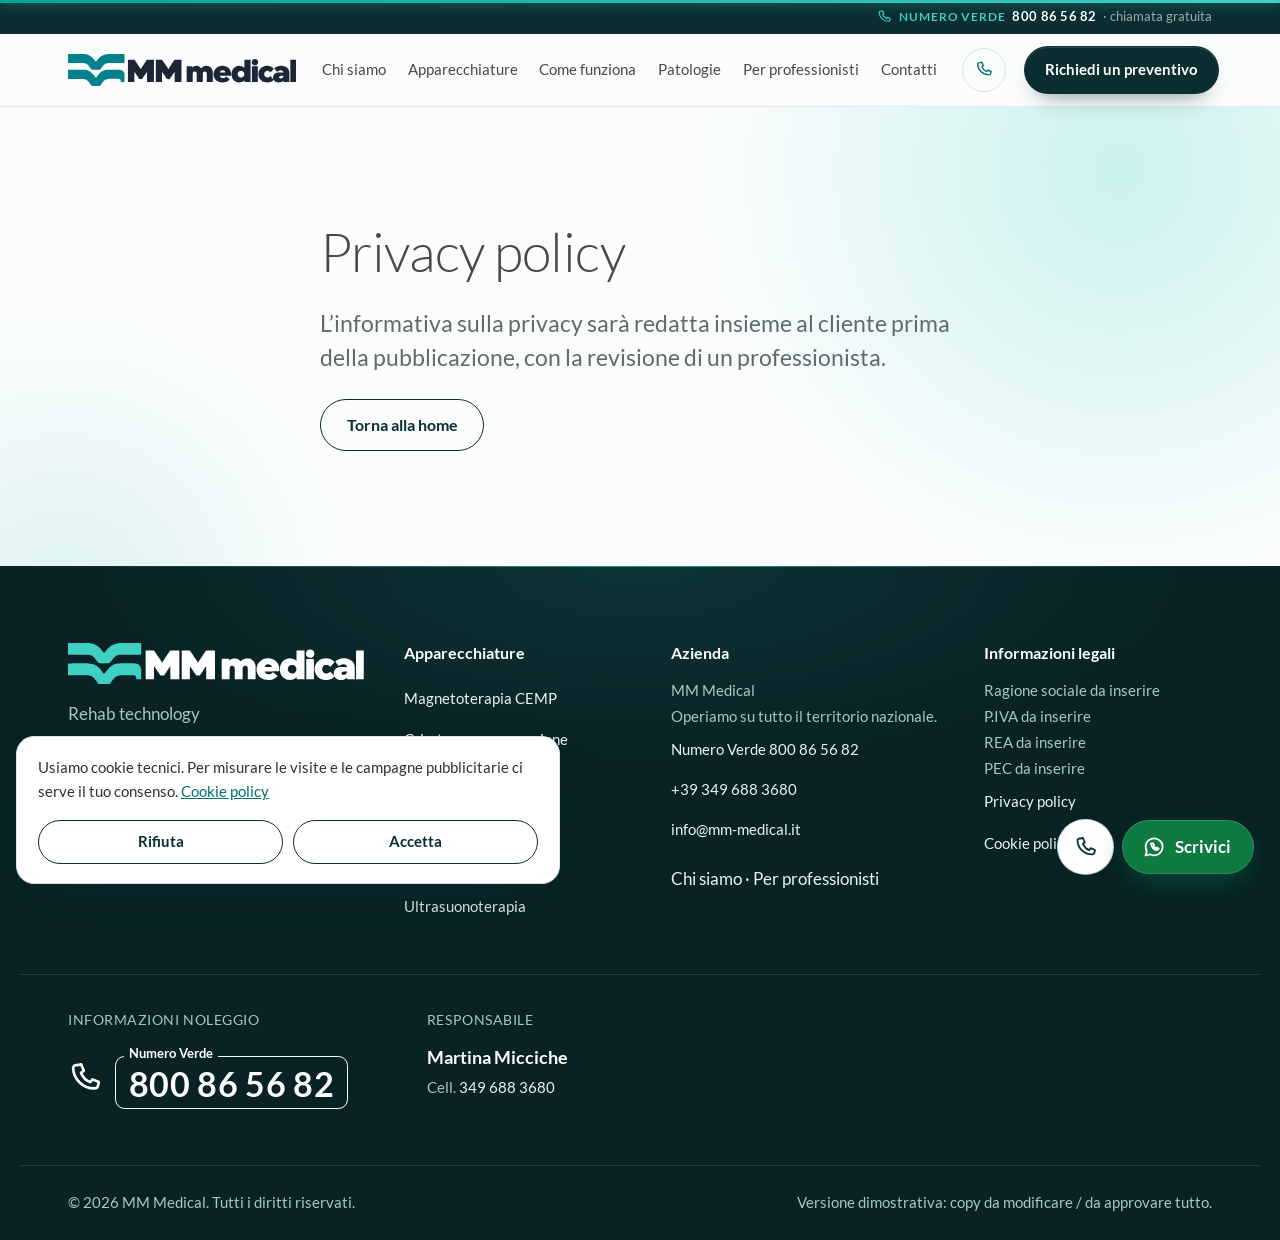
<file: privacy/index.html>
<!DOCTYPE html><html lang="it"><head><meta charset="utf-8"><meta name="viewport" content="width=device-width, initial-scale=1"><title>Privacy policy | MM Medical</title><meta name="description" content="L’informativa sulla privacy sarà redatta insieme al cliente prima della pubblicazione, con la revisione di un professionista."><link rel="canonical" href="https://www.mmmedical.it/privacy/"><link rel="icon" href="/favicon.svg" type="image/svg+xml"><meta name="theme-color" content="#0b2e31"><script>document.documentElement.classList.add('js');</script><script>
      // Page transitions: only the photo that travels (clicked card <-> device hero) gets a transition name,
      // so every other photo fades with the page. Browsers without these events simply skip the effect.
      (function () {
        var slug = function (u) { var m = new URL(u, location.href).pathname.match(/^\/apparecchiature\/([^\/]+)\/?$/); return m ? m[1] : null; };
        var photo = function (s, home) { return home ? document.querySelector('[data-device="' + s + '"] .ph') : document.querySelector('.stage .photo'); };
        var name = function (el, s) { if (el) el.style.viewTransitionName = 'dev-' + s; };
        addEventListener('pageswap', function (e) {
          if (!e.viewTransition || !e.activation) return;
          var to = new URL(e.activation.entry.url), here = slug(location.href), dest = slug(to.href);
          if (dest && !here) name(photo(dest, true), dest);
          else if (here && to.pathname === '/') name(photo(here, false), here);
        });
        addEventListener('pagereveal', function (e) {
          if (!e.viewTransition || !window.navigation || !navigation.activation || !navigation.activation.from) return;
          var from = new URL(navigation.activation.from.url), here = slug(location.href), prev = slug(from.href);
          if (here && from.pathname === '/') name(photo(here, false), here);
          else if (!here && prev) name(photo(prev, true), prev);
        });
      })();
    </script><meta name="robots" content="noindex"><link rel="alternate" hreflang="it" href="https://www.mmmedical.it/privacy/"><link rel="alternate" hreflang="x-default" href="https://www.mmmedical.it/privacy/"><meta property="og:type" content="website"><meta property="og:locale" content="it_IT"><meta property="og:site_name" content="MM Medical"><meta property="og:title" content="Privacy policy | MM Medical"><meta property="og:description" content="L’informativa sulla privacy sarà redatta insieme al cliente prima della pubblicazione, con la revisione di un professionista."><meta property="og:url" content="https://www.mmmedical.it/privacy/"><meta property="og:image" content="https://www.mmmedical.it/og.jpg"><meta property="og:image:width" content="1200"><meta property="og:image:height" content="630"><meta property="og:image:alt" content="MM Medical: noleggio di apparecchiature per la riabilitazione"><meta name="twitter:card" content="summary_large_image"><meta name="twitter:image" content="https://www.mmmedical.it/og.jpg"><script type="application/ld+json">{"@context":"https://schema.org","@type":"LocalBusiness","name":"MM Medical","url":"https://www.mmmedical.it","telephone":"+39 349 688 3680","email":"info@mm-medical.it","description":"L’informativa sulla privacy sarà redatta insieme al cliente prima della pubblicazione, con la revisione di un professionista.","areaServed":{"@type":"Country","name":"Italia"}}</script><link rel="stylesheet" href="/_astro/Base.BahkarRi.css"><style>.narrow[data-astro-cid-rarpf2d6]{justify-items:start;gap:1.5rem;max-width:46rem;display:grid}h1[data-astro-cid-rarpf2d6]{font-size:var(--step-3)}
</style></head><body><a class="skip" href="#main">Vai al contenuto</a><header class="site-header" data-astro-cid-nen7h5rs><div class="topline" data-astro-cid-nen7h5rs><div class="wrap tl-in" data-astro-cid-nen7h5rs><a class="tl-tf" href="tel:800865682" aria-label="Numero Verde 800 86 56 82, chiamata gratuita" data-astro-cid-nen7h5rs><svg class="i" viewBox="0 0 24 24" fill="none" stroke="currentColor" stroke-width="1.8" stroke-linecap="round" stroke-linejoin="round" aria-hidden="true"><path d="M6.6 3.5 9 3l1.8 4.3-1.9 1.5a11.5 11.5 0 0 0 6.3 6.3l1.5-1.9L21 15l-.5 2.4a2.5 2.5 0 0 1-2.5 2c-8 0-14.5-6.5-14.5-14.5a2.5 2.5 0 0 1 2.1-1.4z"></path></svg><span class="tl-lbl" data-astro-cid-nen7h5rs>Numero Verde</span> <strong data-astro-cid-nen7h5rs>800 86 56 82</strong><span class="tl-free" data-astro-cid-nen7h5rs>· chiamata gratuita</span></a></div></div><div class="wrap bar" data-astro-cid-nen7h5rs><a class="brand" href="/" aria-label="MM Medical, home" data-astro-cid-nen7h5rs><svg class="logo" viewBox="99.5 168.3 1407.2 197.2" role="img" aria-label="MM Medical" xmlns="http://www.w3.org/2000/svg"><path fill="var(--logo-mark, #02818B)" fill-rule="evenodd" d="M 103 168.5 c -1.67 0.67 -2.67 1.33 -3.17 2.67 -0.33 0.67 -0.33 1 -0.33 24.5 0 15.67 0 24 0.17 24.33 0.5 1.5 2 3 3.67 3.5 0.33 0.17 13.83 0.17 45.5 0.33 26.67 -0 45.83 -0 47 0.17 3.33 0.17 9 1.5 12.5 2.83 3.83 1.33 9.83 5.33 14.17 9.33 3 2.67 3.67 3.33 6.83 7.33 1.5 2 3 3.83 3.33 4.17 1 1.33 5.67 7.67 7.17 10 0.83 1.17 3.33 3.67 4.67 4.67 1.33 0.83 3.17 1.83 4.83 2.17 l 1.33 0.33 20.17 0.17 c 11.67 -0 20.67 -0 21.17 -0.17 4.17 -0.83 7.67 -3 10 -6.33 0.5 -0.67 1.17 -1.67 1.5 -2.17 0.33 -0.33 1.67 -2 2.83 -3.67 1.17 -1.67 2.5 -3.5 3 -4.17 0.67 -0.67 1.67 -2 2.33 -2.83 2.5 -3.33 7.5 -9 10 -11.17 3.17 -2.83 8.17 -5.83 12.5 -7.67 3.33 -1.33 8.67 -2.5 12.67 -2.83 1.5 -0.17 17.5 -0.17 49.67 -0.17 l 47.5 -0.17 0.83 -0.33 c 1.33 -0.67 1.83 -1.17 2.5 -2.33 l 0.5 -1 0 -23.17 c 0 -12.67 -0.17 -23.67 -0.17 -24.33 -0.17 -1.83 -0.67 -2.67 -2.17 -3.5 l -1 -0.67 -48 -0 c -29.33 -0 -49.17 -0 -51.17 0.17 -5.67 0.33 -10.67 1 -17 2.67 -6.5 1.5 -9.5 2.67 -16.5 6 -5.5 2.67 -12.67 7.5 -16.17 10.83 -0.33 0.5 -1.83 1.83 -3.33 3.33 -1.5 1.33 -3.5 3.33 -4.33 4.5 -2.83 3.17 -8.5 10.5 -11.33 14.67 -1.67 2.67 -3 3.33 -5.67 3.33 -2.17 -0 -3.33 -0.83 -5.33 -3.67 -3.33 -4.67 -3.67 -5.17 -6.83 -9 -1.33 -1.67 -2.67 -3.33 -3 -3.67 -2.5 -3.33 -7.83 -8.67 -11.5 -11.5 -0.33 -0.17 -1.17 -0.83 -1.83 -1.33 -0.67 -0.5 -2 -1.5 -2.83 -2 -0.83 -0.67 -2.17 -1.5 -3 -2.17 -1.67 -1 -4.5 -2.67 -6.33 -3.5 -0.67 -0.33 -2.5 -1.17 -3.83 -1.83 -3.33 -1.5 -6.83 -2.67 -10.33 -3.67 -0.83 -0.17 -2.17 -0.5 -3 -0.67 -1 -0.33 -2.33 -0.67 -3.17 -0.83 -0.83 -0.17 -2 -0.33 -2.33 -0.5 -0.33 -0 -2.5 -0.33 -4.67 -0.67 l -3.83 -0.5 -47.83 -0 c -38.83 -0 -47.83 -0 -48.33 0.17z M 117.17 265 l -14.5 -0 -0.83 0.67 c -0.5 0.33 -1.17 1 -1.33 1.33 -1 1.17 -1 -0.5 -1 26.17 0 27.67 -0.17 25.83 1.33 27.17 1.33 1.33 -3.33 1.17 47.33 1.33 32 -0 45.5 -0 46.83 0.17 3 0.33 8 1.33 10.67 2.33 2.5 0.83 6.67 2.83 7.83 3.67 2 1.5 3.83 2.67 5 3.5 3.5 2.5 4.83 3.67 7.67 7.33 1.17 1.5 3.67 4.5 5.17 6.33 1.67 2.17 4.5 6 5.67 8.17 0.5 0.83 1.5 2.17 2.33 3.17 0.67 1 1.67 2.33 2.17 3 1.5 2.33 3 3.5 5.83 5 2.33 1.17 1.83 1.17 22.67 1.17 19.67 -0 22.5 -0.17 24.17 -0.67 2.33 -0.67 5.67 -3.17 6.83 -5 1.17 -1.67 2.83 -4.17 4.33 -6.33 1.17 -1.5 2.5 -3.33 3 -4.17 2.83 -3.83 3.33 -4.67 4.5 -6.33 0.83 -1 2 -2.33 2.5 -3.17 0.67 -0.83 1.5 -1.83 1.83 -2.17 1.83 -2.5 5.67 -6 8.5 -7.83 0.83 -0.5 1.67 -1 1.83 -1.17 0.17 -0.17 0.83 -0.5 1.5 -0.83 0.5 -0.33 1.17 -0.67 1.67 -1 3.33 -2.33 11.17 -4.5 17.5 -5 4.33 -0.33 60.83 -0.33 64.83 -0 3.5 0.33 4.67 0.67 7 2.67 1.83 1.67 2.83 3.17 3.33 4.67 0.67 1.83 0.83 3 0.83 7 0 3.17 0 3.5 0.33 3.83 l 0.33 0.33 10.67 0.17 c 11.5 -0 11.67 -0 12.17 -0.83 0.17 -0.5 0.33 -42.33 0 -45.67 -0.33 -5 -1 -7.67 -3.17 -11.83 -3.83 -7.67 -8.5 -11.83 -18 -15.5 -2 -0.83 -5.33 -1.5 -9 -1.67 -3.17 -0.17 -60.83 -0.17 -70.17 -0 -3.83 -0 -7.33 0.17 -7.67 0.33 -0.5 -0 -2 0.33 -3.5 0.5 -1.33 0.17 -3.33 0.5 -4.17 0.83 -0.83 0.17 -2 0.5 -2.33 0.5 -2 0.33 -9 2.67 -12 4 -6 2.83 -7.33 3.5 -10 5.33 -4.5 2.83 -5.5 3.67 -10.33 7.83 -3.33 2.83 -3.67 3.17 -7.67 8 -0.83 1 -2.17 2.67 -3.17 4 -1 1.17 -2.5 3 -3.33 4.17 -0.67 1.17 -1.83 2.67 -2.17 3.17 -0.5 0.67 -1.67 2.33 -2.67 3.5 -3.67 5.33 -4.33 6 -7.33 6 -1.5 -0 -2.5 -0.33 -3.33 -1.17 -1.33 -1.33 -4.5 -5.83 -7.83 -10.67 -1.17 -1.83 -2.33 -3.5 -3.5 -4.67 -1.67 -1.83 -4.67 -5.33 -7.17 -8.17 -1 -1.5 -1.67 -2 -3.5 -3.67 -0.83 -0.67 -2 -1.67 -2.67 -2.33 -3.33 -2.83 -9.67 -7.33 -12 -8.33 -0.33 -0.17 -1.17 -0.5 -1.83 -1 -1.5 -0.83 -5.17 -2.5 -7 -3.17 -0.83 -0.33 -2.17 -0.83 -2.83 -1.17 -0.83 -0.33 -2.17 -0.67 -3 -0.83 -0.83 -0.17 -2 -0.5 -2.67 -0.67 -4.67 -1.33 -10.17 -2.17 -15.33 -2.33 -3.5 -0.17 -53.17 -0.17 -81.17 -0z"></path><path fill="var(--logo-word, #1D2637)" fill-rule="evenodd" d="M 1249 199.17 c -3.5 0.33 -8.17 2.5 -10.5 4.67 -1.5 1.33 -4 4.5 -4.67 5.83 -2 4 -2.67 8.83 -1.83 14 0.83 4.17 3.5 8.33 7.17 11.17 3.83 2.83 7 3.67 12.5 3.67 7.17 -0 12.67 -2.67 16.33 -8 1.5 -2.5 2.83 -5.67 3.17 -7.83 0.17 -0.5 0.17 -1.67 0.33 -2.33 0.83 -6 -3 -14.33 -8.17 -17.67 -4.33 -2.67 -9.5 -4 -14.33 -3.5z M 469.33 204.33 l -0.5 0.5 0 67.5 0.17 67.33 0.33 0.33 c 0.17 0.17 0.83 0.33 2.67 0.33 2.83 0.17 35.5 0.17 35.83 -0 0.83 -0.17 0.83 0.83 0.83 -30.83 0 -28.17 0 -30 0.33 -30.33 0.33 -0.5 0.67 -0.33 1.5 1.17 0.33 0.67 1.33 2 2.17 3.33 2.17 2.67 2.67 3.5 5.33 7.33 1 1.67 2.17 3.5 2.5 4 2 3.17 5.5 8.33 6.83 10.17 0.83 1.33 1.83 2.83 2.5 3.5 0.5 0.83 2.67 4 4.67 7 2.17 3.17 4 6 4.33 6.33 0.33 0.33 1 0.67 1.67 0.83 0.83 0.33 1.17 0.33 7.33 0.33 5.67 -0 6.5 -0 7.17 -0.33 0.67 -0.33 2 -1.67 3 -3.17 0.5 -0.5 1.67 -2.5 3 -4.17 1.17 -1.83 2.67 -4 3.33 -5 1.67 -2.5 3.5 -5.17 4.17 -6.33 0.83 -1.33 4.5 -6.67 5.83 -8.67 0.67 -0.83 1.5 -2 1.83 -2.67 0.83 -1 3.17 -4.67 4.83 -7.33 1.83 -2.67 4.33 -6.33 4.67 -6.5 0.83 -0.5 0.83 -1.83 0.83 30.33 0.17 21.5 0.17 30.17 0.33 30.5 0.17 0.17 0.33 0.33 0.67 0.5 0.17 -0 9.5 -0 20.67 -0 l 20.17 -0 0.33 -0.33 0.5 -0.33 0 -67.5 0 -67.33 -0.5 -0.5 -0.5 -0.33 -20.83 -0 c -14.33 -0 -21 -0 -21.33 0.17 -0.83 0.33 -1.67 1.67 -7.17 9.67 -1.5 2.17 -3.83 5.67 -5.33 7.67 -1.33 2.17 -2.67 4.17 -3 4.5 -0.67 1.17 -2.33 3.67 -2.83 4.67 -0.33 0.5 -0.83 1.33 -1.33 1.83 -5.17 7.5 -8 12 -9.83 14.83 -1 1.5 -2.5 4 -3.5 5.33 -1 1.5 -2.33 3.67 -3 4.67 -1.5 2.33 -2 2.83 -2.5 2.83 -0.33 -0 -2 -2.33 -4.17 -5.83 -0.33 -0.67 -1.5 -2.33 -2.5 -3.67 -1 -1.33 -2.33 -3.5 -3.33 -4.83 -0.83 -1.33 -2.5 -3.83 -3.67 -5.67 -1.17 -1.67 -2.67 -4 -3.5 -5.17 -5.83 -8.67 -9.5 -14.17 -12.67 -18.83 -1 -1.5 -2.67 -3.83 -3.67 -5.33 -3.67 -5.33 -4.33 -6.17 -4.83 -6.5 l -0.5 -0.33 -19.5 -0 -19.5 -0 -0.33 0.33z M 1187.33 204.17 c -0.33 0.17 -0.5 0.33 -0.5 0.5 -0.17 -0 -0.17 11 -0.33 24.17 0 17.83 -0.17 24.17 -0.17 24.17 -0.5 0.33 -0.67 0.17 -1.83 -0.83 -1.5 -1.33 -4 -3.33 -5.5 -4 -0.5 -0.33 -1.67 -1 -2.33 -1.33 -2 -1.33 -5.83 -3 -7.67 -3.67 -2.17 -0.67 -8 -1.83 -10.33 -2 -3.17 -0.33 -6.5 -0 -10.5 0.67 -6.33 1 -7.67 1.33 -12.83 3.67 -2 1 -7.17 4 -8.33 4.83 -4.17 3.33 -7.5 6.83 -11.17 11.5 -2.5 3.33 -6 11.5 -7.33 17.5 -2.5 10.33 -2.17 19.33 1.33 31.67 0.33 1.33 1.83 4.5 3.33 7.67 0.83 1.67 1.33 2.33 4 6.17 4.5 6.33 11.5 11.83 19 15 7.17 3 12.33 4 20.33 3.83 8.83 -0.33 15.33 -2.33 22.5 -7 1.17 -0.83 4.67 -3.67 5.83 -4.67 1.83 -1.83 2 -1.5 2.5 5 0.17 2.83 0.33 3.33 1 3.67 0.17 0.17 4.83 0.17 17.83 0.17 l 17.67 -0 0.33 -0.33 0.5 -0.5 0 -67.5 0 -67.5 -0.33 -0.5 -0.5 -0.33 -17.67 -0 c -9.83 -0 -17.83 -0 -18 -0 -0.33 -0.17 -0.67 -0 -0.83 -0z m -17.17 68.83 c 1.33 0.17 2.83 0.5 3.33 0.67 0.5 0.33 1.17 0.5 1.5 0.5 0.83 0.17 3.67 2.5 5.33 4.17 5.17 5.17 7.17 12.83 5 20.17 -1.17 3.33 -2 5.17 -3.83 7.17 -2.17 2.33 -4.33 3.83 -7.83 5.67 -4.67 2.17 -11 2.17 -16.33 -0.17 -2 -0.83 -5 -2.83 -6.5 -4.5 -2.5 -2.67 -3.83 -5 -5.17 -9.83 l -0.5 -1.83 0 -3.33 0.17 -3.5 0.67 -1.67 c 0.33 -1 1 -2.33 1.33 -3 0.5 -0.67 1.17 -1.83 1.5 -2.5 1.17 -2.17 4.5 -5.17 7 -6.5 3.67 -1.83 9.5 -2.5 14.33 -1.5z M 641 204.5 l -0.33 0.33 -0.17 67.33 0 67.33 0.5 0.5 0.33 0.33 9.5 -0 c 5.17 -0 13.5 -0 18.5 0.17 8.67 -0 9 -0 9.33 -0.33 l 0.33 -0.33 0 -29 c 0.17 -15.83 0.17 -29.5 0.33 -30.17 0.17 -2.33 0.5 -2 3.33 2.33 3 4.17 4 5.83 5.5 7.83 0.83 1 2.5 3.67 4 5.67 1.33 2 3 4.5 3.67 5.5 0.67 1 1.83 2.5 2.33 3.33 0.67 1 1.33 2.17 1.67 2.5 0.33 0.5 2.33 3.5 4.33 6.5 4.67 6.83 5.17 7.5 6.17 8.17 1 0.67 1.5 0.67 8.17 0.67 6.5 -0.17 6.5 -0.17 8.17 -1.5 1.17 -1.17 6.17 -8.17 7 -10 0.33 -0.33 1.17 -1.67 2 -3 0.83 -1.17 2.17 -3.17 3.17 -4.5 0.83 -1.33 2.17 -3.17 2.67 -4.17 1.67 -2.17 4.5 -6.33 5.5 -8.17 2.17 -3.5 2.5 -4 3.33 -5.17 0.5 -0.5 1.17 -1.5 1.5 -2 0.5 -0.5 1.5 -2 2.33 -3.17 1.67 -2.5 2.17 -2.83 2.5 -2.17 0.17 0.5 0.33 15.17 0.17 44.83 0 10.5 0 15.5 0.17 15.67 0.17 0.17 0.5 0.33 0.83 0.5 0.67 0.17 40 0.17 40.33 -0 0.83 -0.17 0.83 3.67 0.83 -67.83 0 -48.5 0 -67.17 -0.17 -67.5 -0.17 -0.33 -0.33 -0.5 -0.5 -0.67 -0.33 -0.17 -37.5 -0.17 -40.17 -0 -2.17 0.17 -2.67 0.33 -3.83 2.17 -2.17 3.5 -3.67 5.67 -4.67 7.17 -1.17 1.33 -2.67 3.5 -4.17 6.17 -0.33 0.67 -1.33 2.17 -2.17 3.17 -1.83 2.67 -4.5 6.67 -6.67 9.83 -0.83 1.33 -1.83 3 -2.33 3.5 -0.33 0.67 -1.5 2.33 -2.33 3.67 -1.67 2.5 -2.67 3.83 -6 8.67 -1.17 1.67 -2.67 4 -3.5 5.17 -4 6.33 -4.33 6.83 -5.17 6.33 0 -0.17 -0.67 -0.83 -1.17 -1.67 -0.5 -0.83 -1.17 -2.17 -1.67 -2.83 -1.5 -2.33 -5.33 -7.83 -8.5 -12.83 -1.83 -2.5 -4 -5.67 -5 -7.17 -1.67 -2.5 -2.5 -3.67 -4 -6.33 -0.5 -0.67 -1.33 -2 -2 -2.83 -0.67 -0.83 -1.5 -2 -2 -2.5 -1.83 -2.67 -5 -7.33 -7.83 -11.5 -3 -4.83 -4.67 -7 -5.33 -7.5 -0.67 -0.67 -3.67 -0.83 -21.67 -0.83 -16.33 -0 -16.83 -0 -17.17 0.33z M 1470.17 204.67 c -0.17 0.33 -0.33 3.67 -0.33 67.5 0 36.83 0 67.33 0.17 67.67 0 0.33 0.17 0.5 0.33 0.67 0.33 0.17 5.17 0.17 17.67 0.17 17.33 -0 17.33 -0 17.83 -0.33 0.17 -0.17 0.5 -0.5 0.5 -0.67 0.17 -0.33 0.17 -24.33 0.17 -53.5 0 -29.17 0 -55.83 0 -59.33 0.17 -3.5 0.17 -9.67 0 -14 l 0 -7.67 -0.5 -0.5 -0.5 -0.5 -17.5 -0 -17.5 -0 -0.33 0.5z M 1045.83 241.17 c -0.33 -0 -1.5 0.17 -2.67 0.33 -1.33 0.17 -2.67 0.33 -3.17 0.5 -1.17 -0 -6.33 1.33 -8 1.83 -10 3.33 -18.17 9 -24.5 17 -3.67 4.5 -7 10.67 -8.5 16.17 -0.33 1 -0.67 2.17 -0.83 2.83 -0.33 1.33 -1.17 5.17 -1.33 7 -0.5 4.17 0 14 0.67 17 0.17 0.33 0.33 1.17 0.5 1.67 0 0.67 0.5 2 0.83 3.17 0.5 1.17 1 2.67 1.17 3.17 1 3 3.17 7 6.33 11.33 3.83 5.33 5.17 6.67 10.17 10.5 4 2.83 6.5 4.33 11 6 7.83 3.33 14.33 4.5 24.5 4.33 7.83 -0 12.67 -0.67 20.33 -2.83 2.33 -0.67 6.83 -2.67 9.33 -4 1.33 -0.83 6 -3.83 7.17 -4.83 2.67 -2.17 7.5 -7.17 7.5 -7.67 0 -0.5 -1.33 -1.83 -4.67 -4.33 -1.5 -1.17 -3 -2.33 -3.33 -2.67 -0.5 -0.33 -1.17 -1 -1.67 -1.33 -0.67 -0.33 -1.5 -1 -2.17 -1.5 -6.33 -4.83 -9.83 -7.5 -10.5 -7.5 -0.17 -0 -1.17 0.83 -2.67 2.33 -4.33 4.17 -7 5.67 -12.5 6.5 -4 0.67 -8 0.33 -11.83 -0.67 -4.67 -1.33 -9.67 -5.67 -11.17 -9.5 -0.17 -0.67 -0.5 -1.33 -0.5 -1.5 -0.33 -0.67 0.17 -1.17 0.83 -1.33 0.33 -0.17 14.17 -0.17 30.83 -0.17 32.5 -0 35.83 -0 36.17 -0.17 0.5 -0.17 0.67 -1 1 -4.17 0.67 -6.33 0 -15.83 -1.67 -20.83 -0.17 -0.83 -0.83 -2.5 -1.17 -3.67 -1 -3.17 -1.67 -4.67 -3.67 -8.33 -1.5 -2.5 -2.67 -4.17 -4.17 -6 -0.83 -0.83 -1.83 -2.17 -2.5 -2.83 -2.83 -3.5 -7.67 -7 -14 -10.17 -4.17 -2.17 -10.83 -4.33 -15.17 -5 -1 -0 -2.33 -0.33 -3 -0.5 -1 -0.17 -11.33 -0.5 -13 -0.17z m 8.5 27.67 c 4.67 0.67 8.5 2.5 10.83 4.83 1.33 1.5 2.17 2.67 3.17 5.33 1 2.33 0.83 2.83 -0.5 3.17 -1.17 0.17 -31.5 0.17 -32 -0.17 -0.5 -0.33 -0.5 -0.67 0 -2.33 0.67 -2.17 1.83 -4.33 3.33 -5.67 2.83 -2.83 6.5 -4.67 10.33 -5.17 2.33 -0.33 2.5 -0.33 4.83 -0z M 1322 241.17 c -2 0.17 -5.5 0.67 -8.67 1.5 -1 0.17 -2.33 0.5 -2.67 0.5 -2.5 0.5 -5.83 1.83 -9.5 3.67 -4.33 2.17 -7.17 3.83 -8.5 5.17 -0.67 0.67 -2 1.67 -2.83 2.33 -2 1.67 -3.83 3.67 -7.5 8 -1 1.33 -2.5 3.83 -4 6.83 -0.5 1.33 -1.17 2.5 -1.17 2.5 -0.5 0.67 -2.5 6.33 -2.83 8.17 -1.17 6.17 -1.5 9 -1.5 13 0.17 7.83 1.67 14.33 4.67 21.17 1.17 2.67 1.33 3.17 2.5 5 3.83 6.17 8.5 11.33 14 15.17 3.33 2.17 4 2.67 10.67 5.83 2.5 1.17 6 2.17 11 3 7.5 1.33 18.67 1.17 24 -0.5 0.67 -0.17 2.33 -0.67 3.83 -1 3.17 -0.83 4.67 -1.33 7.83 -2.83 6 -3 10.83 -6.5 14.33 -10.5 0.67 -1 1 -0.83 2.17 0.83 1.33 2 3 3.83 5.17 5.83 2.33 2.17 3 2.67 5.5 4 2.67 1.5 3.17 1.83 5 2.33 5.5 2 8.67 2.5 15.33 2.5 5.83 -0 9.67 -0.67 14.83 -2.33 0.83 -0.33 1.5 -0.5 1.67 -0.5 0.33 -0 3.83 -1.83 5 -2.67 1.33 -0.83 2.33 -1.67 4.33 -3.5 1.33 -1.17 1.5 -1.33 2 -1 0.33 0.17 0.5 1.83 0.5 4.33 0 2 0.17 2.5 1 2.67 0.5 0.17 34.5 0.17 35 -0.17 0.5 -0 0.67 -0.83 0.5 -1.83 0 -0.33 0 -13.67 0 -29.33 l -0.17 -28.67 -0.33 -2.5 c -0.33 -1.5 -0.67 -3.17 -0.83 -3.83 -0.67 -2.33 -1.33 -5 -1.33 -5.17 0 -0.17 -0.33 -0.83 -0.67 -1.5 -0.33 -0.83 -0.67 -1.83 -0.83 -2.17 -1.17 -2.33 -3.17 -6 -4.33 -7.67 -1 -1.17 -3 -3.17 -4.83 -4.67 -5 -4.17 -10.17 -6.83 -17.67 -9.5 -1.5 -0.5 -6.5 -1.5 -8.67 -1.83 -0.83 -0.17 -2.33 -0.33 -3.17 -0.5 -3.83 -0.5 -13 -0.33 -17 0.17 -0.83 0.17 -1.83 0.33 -2.5 0.5 -1 -0 -3.67 0.67 -6.33 1.33 -0.67 0.17 -1.67 0.5 -2.33 0.67 -0.5 -0 -1.5 0.33 -2.17 0.67 -0.67 0.33 -1.33 0.5 -1.5 0.5 -0.33 -0 -4.67 2 -7.67 3.67 -3.17 1.5 -6.83 4 -9 6 -1.33 1.33 -1.33 1.17 2.17 6.17 0.67 1.17 1.67 2.33 2 2.83 1.5 2.17 4.67 6.33 7.17 9.33 0.67 0.83 1.5 1.83 1.83 2.17 1 1.5 2.17 2.5 2.83 2.5 0.5 -0 1.83 -0.83 3.33 -2.33 2.67 -2.33 7 -4.5 11.67 -5.67 2.17 -0.5 2.5 -0.5 5.5 -0.67 2.67 -0 3.67 -0 4.83 0.17 4.83 1 7.67 2.33 10.33 5.33 1 1 1.83 3 2 5.17 0.67 3.67 0.5 4 -1.67 3.67 -0.83 -0 -3.33 -0.33 -5.67 -0.5 -2.33 -0.17 -5.33 -0.5 -6.5 -0.67 -5.83 -0.5 -16.67 -0.33 -21 0.33 -1.33 0.33 -2.83 0.67 -3.33 0.83 -0.5 0.17 -1.67 0.5 -2.33 0.67 -3 1 -4.83 1.67 -7.33 3.17 -4.5 2.33 -8.83 6.67 -11 10.33 -3 5.5 -3.83 8.83 -3.67 15 0 4.33 0.33 6.67 1.17 9.17 0.83 2.67 0.33 2.67 -2 -0.17 -0.83 -0.67 -1.5 -1.67 -1.83 -1.83 -0.5 -0.5 -1.5 -1.67 -3.17 -3.83 -4.83 -6 -10.17 -11.67 -10.83 -11.67 -0.33 -0 -0.83 0.5 -1.67 1.33 -0.67 0.67 -2 1.83 -2.83 2.33 -0.83 0.5 -1.83 1.33 -2.17 1.67 -1.67 1.17 -4.17 2.33 -6.33 3 -2 0.33 -2.33 0.33 -5 0.33 -4.33 -0 -7.17 -0.67 -10.17 -2.5 -5 -2.83 -7.17 -5.5 -9 -11.17 -1.33 -4.33 -1.33 -9.33 0.17 -14 1.5 -4.5 5.17 -9.17 9.17 -11.17 5.5 -2.83 13.5 -2.83 19.17 0.17 2.5 1.17 4 2.33 6.5 4.83 1.17 1.17 2.17 2.17 2.33 2.17 0.33 -0 1.67 -1.33 4.17 -4 1.17 -1.33 3.17 -3.33 4.33 -4.67 1.17 -1.17 2.67 -2.5 3.33 -3.17 1.17 -1.17 3.17 -3.5 5.33 -6.17 0.67 -0.67 1.67 -1.83 2.17 -2.33 0.83 -0.67 1.17 -1.17 1.17 -1.33 0 -0.67 -0.83 -1.83 -2.67 -3.67 -3.5 -3.5 -6.33 -5.5 -10.83 -8 -0.33 -0.33 -1.17 -0.67 -1.67 -1 -1.67 -1 -4.5 -2.17 -7 -3 -0.33 -0 -1 -0.33 -1.33 -0.5 -0.83 -0.33 -6.17 -1.5 -7.67 -1.67 -0.83 -0.17 -2.17 -0.33 -3.17 -0.5 -2.17 -0.17 -8.33 -0.33 -11.17 -0.17z m 103.83 62.17 c 0.5 0.5 0.5 1 0.33 3.17 -0.33 3.83 -1.17 5.67 -3.83 8.5 -2.17 2.5 -4.83 3.67 -8.67 4.17 -5.33 0.83 -8.83 -0.17 -11.17 -2.67 -2.17 -2.17 -2.67 -4.67 -1.67 -7.17 1.17 -3.67 4.67 -5.67 10.33 -6.17 3 -0.17 14.17 -0 14.67 0.17z M 886.5 241.67 c -1.17 0.17 -2.67 0.5 -3.33 0.67 -0.67 0.17 -1.83 0.5 -2.5 0.67 -1.83 0.5 -4.33 2 -8 4.5 -1 0.67 -2.83 2.33 -3.83 3.33 -0.67 0.83 -1.5 1 -1.5 0.33 -0.17 -0.67 -0.5 -4.5 -0.5 -5.67 0 -1.17 -0.17 -1.5 -1.17 -1.67 -0.83 -0.17 -33.33 -0.5 -34 -0.33 -0.33 0.17 -0.5 0.33 -0.67 0.67 -0.17 0.33 -0.17 12.5 -0.17 48.17 0 46.5 0.17 47.67 0.33 48 l 0.33 0.33 17.83 -0 c 10.33 -0 17.83 -0 18 -0.17 0.33 -0 0.5 -0.33 0.67 -0.5 0 -0.17 0.17 -11.67 0.17 -26.33 l 0.17 -26 0.33 -1.67 c 1.17 -4.67 3.5 -7.67 7.33 -9.33 4.33 -2 9.67 -0.83 13 2.67 1.67 1.67 2.5 3.67 3.17 6.67 l 0.5 2.33 0.17 25.83 c 0 24.5 0 25.83 0.33 26.17 l 0.33 0.33 18 0.17 18.17 -0 0.33 -0.5 c 0.33 -0.33 0.33 -0.33 0.33 -26.17 l 0 -25.67 0.5 -2.17 c 1 -5.67 4.67 -9.67 9.33 -10.33 4.17 -0.67 7.67 0.33 10.5 3 1.83 1.67 3.17 4.17 3.83 7.5 l 0.33 2 0 25.67 0 25.67 0.33 0.33 0.5 0.5 11.67 -0 c 17 0.33 24.17 0.17 24.67 -0.17 0.17 -0.33 0.17 -1.67 0.17 -29.83 0 -30.67 0 -31.5 -0.67 -35.67 -0.33 -2.17 -0.5 -2.5 -1.17 -5.33 -1.33 -4.83 -4.67 -11.67 -6.83 -14 -0.33 -0.33 -0.67 -0.83 -0.83 -1 -1 -1.5 -4.33 -4.33 -6.83 -6 -0.67 -0.33 -2 -1.33 -3 -2 -3.33 -2.17 -7.17 -3.67 -11.83 -4.5 -4.67 -0.83 -10.33 -1.33 -13 -0.83 -0.67 0.17 -2 0.33 -3.17 0.5 -2.17 0.17 -5.83 1 -7.33 1.67 -2.83 1 -6.67 3.17 -8.33 4.5 -0.5 0.33 -1.17 0.83 -1.67 1.33 -0.67 0.33 -2.33 1.83 -3.83 3.33 -1.67 1.67 -2.83 2.67 -3.17 2.67 -0.17 -0 -0.67 -0.33 -1.17 -1 -2.67 -3.33 -8.33 -7.83 -12 -9.67 -1.17 -0.5 -2.67 -1.17 -3.33 -1.33 -5.67 -1.83 -7 -2 -11.5 -2.17 -3.5 -0 -4.17 -0 -6 0.5z M 1233.33 243.83 c -0.33 0.17 -0.5 0.33 -0.5 0.5 0 0.17 0 21.67 0 48 0 46.17 0 47.67 0.33 48 0.17 0.33 1 0.33 17.83 0.33 l 17.5 -0 0.33 -0.33 0.5 -0.33 0 -21.5 c 0.17 -27.17 0.17 -27.33 0 -52.83 0 -20 -0.17 -21.17 -0.33 -21.5 -0.5 -0.33 -2.33 -0.5 -19.33 -0.5 -13.17 -0 -15.83 -0 -16.33 0.17z"></path></svg></a><nav class="nav" id="nav" aria-label="Principale" data-astro-cid-nen7h5rs><ul data-astro-cid-nen7h5rs><li style="--n: 0" data-astro-cid-nen7h5rs><a href="/chi-siamo/" data-astro-cid-nen7h5rs>Chi siamo</a></li><li style="--n: 1" data-astro-cid-nen7h5rs><a href="/#apparecchiature" data-astro-cid-nen7h5rs>Apparecchiature</a></li><li style="--n: 2" data-astro-cid-nen7h5rs><a href="/#come-funziona" data-astro-cid-nen7h5rs>Come funziona</a></li><li style="--n: 3" data-astro-cid-nen7h5rs><a href="/patologie/" data-astro-cid-nen7h5rs>Patologie</a></li><li style="--n: 4" data-astro-cid-nen7h5rs><a href="/professionisti/" data-astro-cid-nen7h5rs>Per professionisti</a></li><li style="--n: 5" data-astro-cid-nen7h5rs><a href="/#contatti" data-astro-cid-nen7h5rs>Contatti</a></li><li class="call" style="--n: 6" data-astro-cid-nen7h5rs><a href="tel:800865682" data-astro-cid-nen7h5rs>Numero Verde 800 86 56 82</a></li><li class="call" style="--n: 7" data-astro-cid-nen7h5rs><a href="tel:+393496883680" data-astro-cid-nen7h5rs>Chiama +39 349 688 3680</a></li><li class="menu-cta" style="--n: 8" data-astro-cid-nen7h5rs><a class="btn btn-primary" href="/#contatti" data-astro-cid-nen7h5rs>Richiedi un preventivo</a></li></ul></nav><div class="actions" data-astro-cid-nen7h5rs><a class="phone" href="tel:+393496883680" aria-label="Chiama MM Medical +39 349 688 3680" data-astro-cid-nen7h5rs><svg class="i" viewBox="0 0 24 24" fill="none" stroke="currentColor" stroke-width="1.8" stroke-linecap="round" stroke-linejoin="round" aria-hidden="true"><path d="M6.6 3.5 9 3l1.8 4.3-1.9 1.5a11.5 11.5 0 0 0 6.3 6.3l1.5-1.9L21 15l-.5 2.4a2.5 2.5 0 0 1-2.5 2c-8 0-14.5-6.5-14.5-14.5a2.5 2.5 0 0 1 2.1-1.4z"></path></svg><span data-astro-cid-nen7h5rs>+39 349 688 3680</span></a><a class="btn btn-primary cta" href="/#contatti" data-astro-cid-nen7h5rs>Richiedi un preventivo</a><button class="burger" type="button" aria-expanded="false" aria-controls="nav" aria-label="Apri il menu" data-astro-cid-nen7h5rs><span data-astro-cid-nen7h5rs></span><span data-astro-cid-nen7h5rs></span></button></div></div></header><script type="module">var e=document.querySelector(`.burger`),t=document.getElementById(`nav`),n=()=>{t?.removeAttribute(`data-open`),e?.setAttribute(`aria-expanded`,`false`)};e?.addEventListener(`click`,()=>{let n=e.getAttribute(`aria-expanded`)!==`true`;e.setAttribute(`aria-expanded`,String(n)),n?t?.setAttribute(`data-open`,`true`):t?.removeAttribute(`data-open`)}),t?.querySelectorAll(`a`).forEach(e=>e.addEventListener(`click`,n)),document.addEventListener(`keydown`,e=>{e.key===`Escape`&&n()}),document.addEventListener(`click`,e=>{t?.hasAttribute(`data-open`)&&!e.target.closest(`.site-header`)&&n()});var r=document.querySelector(`.site-header`),i=()=>r?.toggleAttribute(`data-scrolled`,scrollY>8);addEventListener(`scroll`,i,{passive:!0}),i();</script><main id="main"><section class="section aura" data-astro-cid-rarpf2d6><div class="wrap narrow" data-astro-cid-rarpf2d6><h1 data-astro-cid-rarpf2d6>Privacy policy</h1><p class="lead" data-astro-cid-rarpf2d6>L’informativa sulla privacy sarà redatta insieme al cliente prima della pubblicazione, con la revisione di un professionista.</p><a class="btn btn-ghost" href="/" data-astro-cid-rarpf2d6>Torna alla home</a></div></section></main><footer class="foot on-dark" data-astro-cid-jo6i4kqk><div class="wrap top" data-astro-cid-jo6i4kqk><div class="brand" data-astro-cid-jo6i4kqk><svg class="logo" viewBox="99.5 168.3 1407.2 197.2" role="img" aria-label="MM Medical" xmlns="http://www.w3.org/2000/svg"><path fill="var(--logo-mark, #02818B)" fill-rule="evenodd" d="M 103 168.5 c -1.67 0.67 -2.67 1.33 -3.17 2.67 -0.33 0.67 -0.33 1 -0.33 24.5 0 15.67 0 24 0.17 24.33 0.5 1.5 2 3 3.67 3.5 0.33 0.17 13.83 0.17 45.5 0.33 26.67 -0 45.83 -0 47 0.17 3.33 0.17 9 1.5 12.5 2.83 3.83 1.33 9.83 5.33 14.17 9.33 3 2.67 3.67 3.33 6.83 7.33 1.5 2 3 3.83 3.33 4.17 1 1.33 5.67 7.67 7.17 10 0.83 1.17 3.33 3.67 4.67 4.67 1.33 0.83 3.17 1.83 4.83 2.17 l 1.33 0.33 20.17 0.17 c 11.67 -0 20.67 -0 21.17 -0.17 4.17 -0.83 7.67 -3 10 -6.33 0.5 -0.67 1.17 -1.67 1.5 -2.17 0.33 -0.33 1.67 -2 2.83 -3.67 1.17 -1.67 2.5 -3.5 3 -4.17 0.67 -0.67 1.67 -2 2.33 -2.83 2.5 -3.33 7.5 -9 10 -11.17 3.17 -2.83 8.17 -5.83 12.5 -7.67 3.33 -1.33 8.67 -2.5 12.67 -2.83 1.5 -0.17 17.5 -0.17 49.67 -0.17 l 47.5 -0.17 0.83 -0.33 c 1.33 -0.67 1.83 -1.17 2.5 -2.33 l 0.5 -1 0 -23.17 c 0 -12.67 -0.17 -23.67 -0.17 -24.33 -0.17 -1.83 -0.67 -2.67 -2.17 -3.5 l -1 -0.67 -48 -0 c -29.33 -0 -49.17 -0 -51.17 0.17 -5.67 0.33 -10.67 1 -17 2.67 -6.5 1.5 -9.5 2.67 -16.5 6 -5.5 2.67 -12.67 7.5 -16.17 10.83 -0.33 0.5 -1.83 1.83 -3.33 3.33 -1.5 1.33 -3.5 3.33 -4.33 4.5 -2.83 3.17 -8.5 10.5 -11.33 14.67 -1.67 2.67 -3 3.33 -5.67 3.33 -2.17 -0 -3.33 -0.83 -5.33 -3.67 -3.33 -4.67 -3.67 -5.17 -6.83 -9 -1.33 -1.67 -2.67 -3.33 -3 -3.67 -2.5 -3.33 -7.83 -8.67 -11.5 -11.5 -0.33 -0.17 -1.17 -0.83 -1.83 -1.33 -0.67 -0.5 -2 -1.5 -2.83 -2 -0.83 -0.67 -2.17 -1.5 -3 -2.17 -1.67 -1 -4.5 -2.67 -6.33 -3.5 -0.67 -0.33 -2.5 -1.17 -3.83 -1.83 -3.33 -1.5 -6.83 -2.67 -10.33 -3.67 -0.83 -0.17 -2.17 -0.5 -3 -0.67 -1 -0.33 -2.33 -0.67 -3.17 -0.83 -0.83 -0.17 -2 -0.33 -2.33 -0.5 -0.33 -0 -2.5 -0.33 -4.67 -0.67 l -3.83 -0.5 -47.83 -0 c -38.83 -0 -47.83 -0 -48.33 0.17z M 117.17 265 l -14.5 -0 -0.83 0.67 c -0.5 0.33 -1.17 1 -1.33 1.33 -1 1.17 -1 -0.5 -1 26.17 0 27.67 -0.17 25.83 1.33 27.17 1.33 1.33 -3.33 1.17 47.33 1.33 32 -0 45.5 -0 46.83 0.17 3 0.33 8 1.33 10.67 2.33 2.5 0.83 6.67 2.83 7.83 3.67 2 1.5 3.83 2.67 5 3.5 3.5 2.5 4.83 3.67 7.67 7.33 1.17 1.5 3.67 4.5 5.17 6.33 1.67 2.17 4.5 6 5.67 8.17 0.5 0.83 1.5 2.17 2.33 3.17 0.67 1 1.67 2.33 2.17 3 1.5 2.33 3 3.5 5.83 5 2.33 1.17 1.83 1.17 22.67 1.17 19.67 -0 22.5 -0.17 24.17 -0.67 2.33 -0.67 5.67 -3.17 6.83 -5 1.17 -1.67 2.83 -4.17 4.33 -6.33 1.17 -1.5 2.5 -3.33 3 -4.17 2.83 -3.83 3.33 -4.67 4.5 -6.33 0.83 -1 2 -2.33 2.5 -3.17 0.67 -0.83 1.5 -1.83 1.83 -2.17 1.83 -2.5 5.67 -6 8.5 -7.83 0.83 -0.5 1.67 -1 1.83 -1.17 0.17 -0.17 0.83 -0.5 1.5 -0.83 0.5 -0.33 1.17 -0.67 1.67 -1 3.33 -2.33 11.17 -4.5 17.5 -5 4.33 -0.33 60.83 -0.33 64.83 -0 3.5 0.33 4.67 0.67 7 2.67 1.83 1.67 2.83 3.17 3.33 4.67 0.67 1.83 0.83 3 0.83 7 0 3.17 0 3.5 0.33 3.83 l 0.33 0.33 10.67 0.17 c 11.5 -0 11.67 -0 12.17 -0.83 0.17 -0.5 0.33 -42.33 0 -45.67 -0.33 -5 -1 -7.67 -3.17 -11.83 -3.83 -7.67 -8.5 -11.83 -18 -15.5 -2 -0.83 -5.33 -1.5 -9 -1.67 -3.17 -0.17 -60.83 -0.17 -70.17 -0 -3.83 -0 -7.33 0.17 -7.67 0.33 -0.5 -0 -2 0.33 -3.5 0.5 -1.33 0.17 -3.33 0.5 -4.17 0.83 -0.83 0.17 -2 0.5 -2.33 0.5 -2 0.33 -9 2.67 -12 4 -6 2.83 -7.33 3.5 -10 5.33 -4.5 2.83 -5.5 3.67 -10.33 7.83 -3.33 2.83 -3.67 3.17 -7.67 8 -0.83 1 -2.17 2.67 -3.17 4 -1 1.17 -2.5 3 -3.33 4.17 -0.67 1.17 -1.83 2.67 -2.17 3.17 -0.5 0.67 -1.67 2.33 -2.67 3.5 -3.67 5.33 -4.33 6 -7.33 6 -1.5 -0 -2.5 -0.33 -3.33 -1.17 -1.33 -1.33 -4.5 -5.83 -7.83 -10.67 -1.17 -1.83 -2.33 -3.5 -3.5 -4.67 -1.67 -1.83 -4.67 -5.33 -7.17 -8.17 -1 -1.5 -1.67 -2 -3.5 -3.67 -0.83 -0.67 -2 -1.67 -2.67 -2.33 -3.33 -2.83 -9.67 -7.33 -12 -8.33 -0.33 -0.17 -1.17 -0.5 -1.83 -1 -1.5 -0.83 -5.17 -2.5 -7 -3.17 -0.83 -0.33 -2.17 -0.83 -2.83 -1.17 -0.83 -0.33 -2.17 -0.67 -3 -0.83 -0.83 -0.17 -2 -0.5 -2.67 -0.67 -4.67 -1.33 -10.17 -2.17 -15.33 -2.33 -3.5 -0.17 -53.17 -0.17 -81.17 -0z"></path><path fill="var(--logo-word, #1D2637)" fill-rule="evenodd" d="M 1249 199.17 c -3.5 0.33 -8.17 2.5 -10.5 4.67 -1.5 1.33 -4 4.5 -4.67 5.83 -2 4 -2.67 8.83 -1.83 14 0.83 4.17 3.5 8.33 7.17 11.17 3.83 2.83 7 3.67 12.5 3.67 7.17 -0 12.67 -2.67 16.33 -8 1.5 -2.5 2.83 -5.67 3.17 -7.83 0.17 -0.5 0.17 -1.67 0.33 -2.33 0.83 -6 -3 -14.33 -8.17 -17.67 -4.33 -2.67 -9.5 -4 -14.33 -3.5z M 469.33 204.33 l -0.5 0.5 0 67.5 0.17 67.33 0.33 0.33 c 0.17 0.17 0.83 0.33 2.67 0.33 2.83 0.17 35.5 0.17 35.83 -0 0.83 -0.17 0.83 0.83 0.83 -30.83 0 -28.17 0 -30 0.33 -30.33 0.33 -0.5 0.67 -0.33 1.5 1.17 0.33 0.67 1.33 2 2.17 3.33 2.17 2.67 2.67 3.5 5.33 7.33 1 1.67 2.17 3.5 2.5 4 2 3.17 5.5 8.33 6.83 10.17 0.83 1.33 1.83 2.83 2.5 3.5 0.5 0.83 2.67 4 4.67 7 2.17 3.17 4 6 4.33 6.33 0.33 0.33 1 0.67 1.67 0.83 0.83 0.33 1.17 0.33 7.33 0.33 5.67 -0 6.5 -0 7.17 -0.33 0.67 -0.33 2 -1.67 3 -3.17 0.5 -0.5 1.67 -2.5 3 -4.17 1.17 -1.83 2.67 -4 3.33 -5 1.67 -2.5 3.5 -5.17 4.17 -6.33 0.83 -1.33 4.5 -6.67 5.83 -8.67 0.67 -0.83 1.5 -2 1.83 -2.67 0.83 -1 3.17 -4.67 4.83 -7.33 1.83 -2.67 4.33 -6.33 4.67 -6.5 0.83 -0.5 0.83 -1.83 0.83 30.33 0.17 21.5 0.17 30.17 0.33 30.5 0.17 0.17 0.33 0.33 0.67 0.5 0.17 -0 9.5 -0 20.67 -0 l 20.17 -0 0.33 -0.33 0.5 -0.33 0 -67.5 0 -67.33 -0.5 -0.5 -0.5 -0.33 -20.83 -0 c -14.33 -0 -21 -0 -21.33 0.17 -0.83 0.33 -1.67 1.67 -7.17 9.67 -1.5 2.17 -3.83 5.67 -5.33 7.67 -1.33 2.17 -2.67 4.17 -3 4.5 -0.67 1.17 -2.33 3.67 -2.83 4.67 -0.33 0.5 -0.83 1.33 -1.33 1.83 -5.17 7.5 -8 12 -9.83 14.83 -1 1.5 -2.5 4 -3.5 5.33 -1 1.5 -2.33 3.67 -3 4.67 -1.5 2.33 -2 2.83 -2.5 2.83 -0.33 -0 -2 -2.33 -4.17 -5.83 -0.33 -0.67 -1.5 -2.33 -2.5 -3.67 -1 -1.33 -2.33 -3.5 -3.33 -4.83 -0.83 -1.33 -2.5 -3.83 -3.67 -5.67 -1.17 -1.67 -2.67 -4 -3.5 -5.17 -5.83 -8.67 -9.5 -14.17 -12.67 -18.83 -1 -1.5 -2.67 -3.83 -3.67 -5.33 -3.67 -5.33 -4.33 -6.17 -4.83 -6.5 l -0.5 -0.33 -19.5 -0 -19.5 -0 -0.33 0.33z M 1187.33 204.17 c -0.33 0.17 -0.5 0.33 -0.5 0.5 -0.17 -0 -0.17 11 -0.33 24.17 0 17.83 -0.17 24.17 -0.17 24.17 -0.5 0.33 -0.67 0.17 -1.83 -0.83 -1.5 -1.33 -4 -3.33 -5.5 -4 -0.5 -0.33 -1.67 -1 -2.33 -1.33 -2 -1.33 -5.83 -3 -7.67 -3.67 -2.17 -0.67 -8 -1.83 -10.33 -2 -3.17 -0.33 -6.5 -0 -10.5 0.67 -6.33 1 -7.67 1.33 -12.83 3.67 -2 1 -7.17 4 -8.33 4.83 -4.17 3.33 -7.5 6.83 -11.17 11.5 -2.5 3.33 -6 11.5 -7.33 17.5 -2.5 10.33 -2.17 19.33 1.33 31.67 0.33 1.33 1.83 4.5 3.33 7.67 0.83 1.67 1.33 2.33 4 6.17 4.5 6.33 11.5 11.83 19 15 7.17 3 12.33 4 20.33 3.83 8.83 -0.33 15.33 -2.33 22.5 -7 1.17 -0.83 4.67 -3.67 5.83 -4.67 1.83 -1.83 2 -1.5 2.5 5 0.17 2.83 0.33 3.33 1 3.67 0.17 0.17 4.83 0.17 17.83 0.17 l 17.67 -0 0.33 -0.33 0.5 -0.5 0 -67.5 0 -67.5 -0.33 -0.5 -0.5 -0.33 -17.67 -0 c -9.83 -0 -17.83 -0 -18 -0 -0.33 -0.17 -0.67 -0 -0.83 -0z m -17.17 68.83 c 1.33 0.17 2.83 0.5 3.33 0.67 0.5 0.33 1.17 0.5 1.5 0.5 0.83 0.17 3.67 2.5 5.33 4.17 5.17 5.17 7.17 12.83 5 20.17 -1.17 3.33 -2 5.17 -3.83 7.17 -2.17 2.33 -4.33 3.83 -7.83 5.67 -4.67 2.17 -11 2.17 -16.33 -0.17 -2 -0.83 -5 -2.83 -6.5 -4.5 -2.5 -2.67 -3.83 -5 -5.17 -9.83 l -0.5 -1.83 0 -3.33 0.17 -3.5 0.67 -1.67 c 0.33 -1 1 -2.33 1.33 -3 0.5 -0.67 1.17 -1.83 1.5 -2.5 1.17 -2.17 4.5 -5.17 7 -6.5 3.67 -1.83 9.5 -2.5 14.33 -1.5z M 641 204.5 l -0.33 0.33 -0.17 67.33 0 67.33 0.5 0.5 0.33 0.33 9.5 -0 c 5.17 -0 13.5 -0 18.5 0.17 8.67 -0 9 -0 9.33 -0.33 l 0.33 -0.33 0 -29 c 0.17 -15.83 0.17 -29.5 0.33 -30.17 0.17 -2.33 0.5 -2 3.33 2.33 3 4.17 4 5.83 5.5 7.83 0.83 1 2.5 3.67 4 5.67 1.33 2 3 4.5 3.67 5.5 0.67 1 1.83 2.5 2.33 3.33 0.67 1 1.33 2.17 1.67 2.5 0.33 0.5 2.33 3.5 4.33 6.5 4.67 6.83 5.17 7.5 6.17 8.17 1 0.67 1.5 0.67 8.17 0.67 6.5 -0.17 6.5 -0.17 8.17 -1.5 1.17 -1.17 6.17 -8.17 7 -10 0.33 -0.33 1.17 -1.67 2 -3 0.83 -1.17 2.17 -3.17 3.17 -4.5 0.83 -1.33 2.17 -3.17 2.67 -4.17 1.67 -2.17 4.5 -6.33 5.5 -8.17 2.17 -3.5 2.5 -4 3.33 -5.17 0.5 -0.5 1.17 -1.5 1.5 -2 0.5 -0.5 1.5 -2 2.33 -3.17 1.67 -2.5 2.17 -2.83 2.5 -2.17 0.17 0.5 0.33 15.17 0.17 44.83 0 10.5 0 15.5 0.17 15.67 0.17 0.17 0.5 0.33 0.83 0.5 0.67 0.17 40 0.17 40.33 -0 0.83 -0.17 0.83 3.67 0.83 -67.83 0 -48.5 0 -67.17 -0.17 -67.5 -0.17 -0.33 -0.33 -0.5 -0.5 -0.67 -0.33 -0.17 -37.5 -0.17 -40.17 -0 -2.17 0.17 -2.67 0.33 -3.83 2.17 -2.17 3.5 -3.67 5.67 -4.67 7.17 -1.17 1.33 -2.67 3.5 -4.17 6.17 -0.33 0.67 -1.33 2.17 -2.17 3.17 -1.83 2.67 -4.5 6.67 -6.67 9.83 -0.83 1.33 -1.83 3 -2.33 3.5 -0.33 0.67 -1.5 2.33 -2.33 3.67 -1.67 2.5 -2.67 3.83 -6 8.67 -1.17 1.67 -2.67 4 -3.5 5.17 -4 6.33 -4.33 6.83 -5.17 6.33 0 -0.17 -0.67 -0.83 -1.17 -1.67 -0.5 -0.83 -1.17 -2.17 -1.67 -2.83 -1.5 -2.33 -5.33 -7.83 -8.5 -12.83 -1.83 -2.5 -4 -5.67 -5 -7.17 -1.67 -2.5 -2.5 -3.67 -4 -6.33 -0.5 -0.67 -1.33 -2 -2 -2.83 -0.67 -0.83 -1.5 -2 -2 -2.5 -1.83 -2.67 -5 -7.33 -7.83 -11.5 -3 -4.83 -4.67 -7 -5.33 -7.5 -0.67 -0.67 -3.67 -0.83 -21.67 -0.83 -16.33 -0 -16.83 -0 -17.17 0.33z M 1470.17 204.67 c -0.17 0.33 -0.33 3.67 -0.33 67.5 0 36.83 0 67.33 0.17 67.67 0 0.33 0.17 0.5 0.33 0.67 0.33 0.17 5.17 0.17 17.67 0.17 17.33 -0 17.33 -0 17.83 -0.33 0.17 -0.17 0.5 -0.5 0.5 -0.67 0.17 -0.33 0.17 -24.33 0.17 -53.5 0 -29.17 0 -55.83 0 -59.33 0.17 -3.5 0.17 -9.67 0 -14 l 0 -7.67 -0.5 -0.5 -0.5 -0.5 -17.5 -0 -17.5 -0 -0.33 0.5z M 1045.83 241.17 c -0.33 -0 -1.5 0.17 -2.67 0.33 -1.33 0.17 -2.67 0.33 -3.17 0.5 -1.17 -0 -6.33 1.33 -8 1.83 -10 3.33 -18.17 9 -24.5 17 -3.67 4.5 -7 10.67 -8.5 16.17 -0.33 1 -0.67 2.17 -0.83 2.83 -0.33 1.33 -1.17 5.17 -1.33 7 -0.5 4.17 0 14 0.67 17 0.17 0.33 0.33 1.17 0.5 1.67 0 0.67 0.5 2 0.83 3.17 0.5 1.17 1 2.67 1.17 3.17 1 3 3.17 7 6.33 11.33 3.83 5.33 5.17 6.67 10.17 10.5 4 2.83 6.5 4.33 11 6 7.83 3.33 14.33 4.5 24.5 4.33 7.83 -0 12.67 -0.67 20.33 -2.83 2.33 -0.67 6.83 -2.67 9.33 -4 1.33 -0.83 6 -3.83 7.17 -4.83 2.67 -2.17 7.5 -7.17 7.5 -7.67 0 -0.5 -1.33 -1.83 -4.67 -4.33 -1.5 -1.17 -3 -2.33 -3.33 -2.67 -0.5 -0.33 -1.17 -1 -1.67 -1.33 -0.67 -0.33 -1.5 -1 -2.17 -1.5 -6.33 -4.83 -9.83 -7.5 -10.5 -7.5 -0.17 -0 -1.17 0.83 -2.67 2.33 -4.33 4.17 -7 5.67 -12.5 6.5 -4 0.67 -8 0.33 -11.83 -0.67 -4.67 -1.33 -9.67 -5.67 -11.17 -9.5 -0.17 -0.67 -0.5 -1.33 -0.5 -1.5 -0.33 -0.67 0.17 -1.17 0.83 -1.33 0.33 -0.17 14.17 -0.17 30.83 -0.17 32.5 -0 35.83 -0 36.17 -0.17 0.5 -0.17 0.67 -1 1 -4.17 0.67 -6.33 0 -15.83 -1.67 -20.83 -0.17 -0.83 -0.83 -2.5 -1.17 -3.67 -1 -3.17 -1.67 -4.67 -3.67 -8.33 -1.5 -2.5 -2.67 -4.17 -4.17 -6 -0.83 -0.83 -1.83 -2.17 -2.5 -2.83 -2.83 -3.5 -7.67 -7 -14 -10.17 -4.17 -2.17 -10.83 -4.33 -15.17 -5 -1 -0 -2.33 -0.33 -3 -0.5 -1 -0.17 -11.33 -0.5 -13 -0.17z m 8.5 27.67 c 4.67 0.67 8.5 2.5 10.83 4.83 1.33 1.5 2.17 2.67 3.17 5.33 1 2.33 0.83 2.83 -0.5 3.17 -1.17 0.17 -31.5 0.17 -32 -0.17 -0.5 -0.33 -0.5 -0.67 0 -2.33 0.67 -2.17 1.83 -4.33 3.33 -5.67 2.83 -2.83 6.5 -4.67 10.33 -5.17 2.33 -0.33 2.5 -0.33 4.83 -0z M 1322 241.17 c -2 0.17 -5.5 0.67 -8.67 1.5 -1 0.17 -2.33 0.5 -2.67 0.5 -2.5 0.5 -5.83 1.83 -9.5 3.67 -4.33 2.17 -7.17 3.83 -8.5 5.17 -0.67 0.67 -2 1.67 -2.83 2.33 -2 1.67 -3.83 3.67 -7.5 8 -1 1.33 -2.5 3.83 -4 6.83 -0.5 1.33 -1.17 2.5 -1.17 2.5 -0.5 0.67 -2.5 6.33 -2.83 8.17 -1.17 6.17 -1.5 9 -1.5 13 0.17 7.83 1.67 14.33 4.67 21.17 1.17 2.67 1.33 3.17 2.5 5 3.83 6.17 8.5 11.33 14 15.17 3.33 2.17 4 2.67 10.67 5.83 2.5 1.17 6 2.17 11 3 7.5 1.33 18.67 1.17 24 -0.5 0.67 -0.17 2.33 -0.67 3.83 -1 3.17 -0.83 4.67 -1.33 7.83 -2.83 6 -3 10.83 -6.5 14.33 -10.5 0.67 -1 1 -0.83 2.17 0.83 1.33 2 3 3.83 5.17 5.83 2.33 2.17 3 2.67 5.5 4 2.67 1.5 3.17 1.83 5 2.33 5.5 2 8.67 2.5 15.33 2.5 5.83 -0 9.67 -0.67 14.83 -2.33 0.83 -0.33 1.5 -0.5 1.67 -0.5 0.33 -0 3.83 -1.83 5 -2.67 1.33 -0.83 2.33 -1.67 4.33 -3.5 1.33 -1.17 1.5 -1.33 2 -1 0.33 0.17 0.5 1.83 0.5 4.33 0 2 0.17 2.5 1 2.67 0.5 0.17 34.5 0.17 35 -0.17 0.5 -0 0.67 -0.83 0.5 -1.83 0 -0.33 0 -13.67 0 -29.33 l -0.17 -28.67 -0.33 -2.5 c -0.33 -1.5 -0.67 -3.17 -0.83 -3.83 -0.67 -2.33 -1.33 -5 -1.33 -5.17 0 -0.17 -0.33 -0.83 -0.67 -1.5 -0.33 -0.83 -0.67 -1.83 -0.83 -2.17 -1.17 -2.33 -3.17 -6 -4.33 -7.67 -1 -1.17 -3 -3.17 -4.83 -4.67 -5 -4.17 -10.17 -6.83 -17.67 -9.5 -1.5 -0.5 -6.5 -1.5 -8.67 -1.83 -0.83 -0.17 -2.33 -0.33 -3.17 -0.5 -3.83 -0.5 -13 -0.33 -17 0.17 -0.83 0.17 -1.83 0.33 -2.5 0.5 -1 -0 -3.67 0.67 -6.33 1.33 -0.67 0.17 -1.67 0.5 -2.33 0.67 -0.5 -0 -1.5 0.33 -2.17 0.67 -0.67 0.33 -1.33 0.5 -1.5 0.5 -0.33 -0 -4.67 2 -7.67 3.67 -3.17 1.5 -6.83 4 -9 6 -1.33 1.33 -1.33 1.17 2.17 6.17 0.67 1.17 1.67 2.33 2 2.83 1.5 2.17 4.67 6.33 7.17 9.33 0.67 0.83 1.5 1.83 1.83 2.17 1 1.5 2.17 2.5 2.83 2.5 0.5 -0 1.83 -0.83 3.33 -2.33 2.67 -2.33 7 -4.5 11.67 -5.67 2.17 -0.5 2.5 -0.5 5.5 -0.67 2.67 -0 3.67 -0 4.83 0.17 4.83 1 7.67 2.33 10.33 5.33 1 1 1.83 3 2 5.17 0.67 3.67 0.5 4 -1.67 3.67 -0.83 -0 -3.33 -0.33 -5.67 -0.5 -2.33 -0.17 -5.33 -0.5 -6.5 -0.67 -5.83 -0.5 -16.67 -0.33 -21 0.33 -1.33 0.33 -2.83 0.67 -3.33 0.83 -0.5 0.17 -1.67 0.5 -2.33 0.67 -3 1 -4.83 1.67 -7.33 3.17 -4.5 2.33 -8.83 6.67 -11 10.33 -3 5.5 -3.83 8.83 -3.67 15 0 4.33 0.33 6.67 1.17 9.17 0.83 2.67 0.33 2.67 -2 -0.17 -0.83 -0.67 -1.5 -1.67 -1.83 -1.83 -0.5 -0.5 -1.5 -1.67 -3.17 -3.83 -4.83 -6 -10.17 -11.67 -10.83 -11.67 -0.33 -0 -0.83 0.5 -1.67 1.33 -0.67 0.67 -2 1.83 -2.83 2.33 -0.83 0.5 -1.83 1.33 -2.17 1.67 -1.67 1.17 -4.17 2.33 -6.33 3 -2 0.33 -2.33 0.33 -5 0.33 -4.33 -0 -7.17 -0.67 -10.17 -2.5 -5 -2.83 -7.17 -5.5 -9 -11.17 -1.33 -4.33 -1.33 -9.33 0.17 -14 1.5 -4.5 5.17 -9.17 9.17 -11.17 5.5 -2.83 13.5 -2.83 19.17 0.17 2.5 1.17 4 2.33 6.5 4.83 1.17 1.17 2.17 2.17 2.33 2.17 0.33 -0 1.67 -1.33 4.17 -4 1.17 -1.33 3.17 -3.33 4.33 -4.67 1.17 -1.17 2.67 -2.5 3.33 -3.17 1.17 -1.17 3.17 -3.5 5.33 -6.17 0.67 -0.67 1.67 -1.83 2.17 -2.33 0.83 -0.67 1.17 -1.17 1.17 -1.33 0 -0.67 -0.83 -1.83 -2.67 -3.67 -3.5 -3.5 -6.33 -5.5 -10.83 -8 -0.33 -0.33 -1.17 -0.67 -1.67 -1 -1.67 -1 -4.5 -2.17 -7 -3 -0.33 -0 -1 -0.33 -1.33 -0.5 -0.83 -0.33 -6.17 -1.5 -7.67 -1.67 -0.83 -0.17 -2.17 -0.33 -3.17 -0.5 -2.17 -0.17 -8.33 -0.33 -11.17 -0.17z m 103.83 62.17 c 0.5 0.5 0.5 1 0.33 3.17 -0.33 3.83 -1.17 5.67 -3.83 8.5 -2.17 2.5 -4.83 3.67 -8.67 4.17 -5.33 0.83 -8.83 -0.17 -11.17 -2.67 -2.17 -2.17 -2.67 -4.67 -1.67 -7.17 1.17 -3.67 4.67 -5.67 10.33 -6.17 3 -0.17 14.17 -0 14.67 0.17z M 886.5 241.67 c -1.17 0.17 -2.67 0.5 -3.33 0.67 -0.67 0.17 -1.83 0.5 -2.5 0.67 -1.83 0.5 -4.33 2 -8 4.5 -1 0.67 -2.83 2.33 -3.83 3.33 -0.67 0.83 -1.5 1 -1.5 0.33 -0.17 -0.67 -0.5 -4.5 -0.5 -5.67 0 -1.17 -0.17 -1.5 -1.17 -1.67 -0.83 -0.17 -33.33 -0.5 -34 -0.33 -0.33 0.17 -0.5 0.33 -0.67 0.67 -0.17 0.33 -0.17 12.5 -0.17 48.17 0 46.5 0.17 47.67 0.33 48 l 0.33 0.33 17.83 -0 c 10.33 -0 17.83 -0 18 -0.17 0.33 -0 0.5 -0.33 0.67 -0.5 0 -0.17 0.17 -11.67 0.17 -26.33 l 0.17 -26 0.33 -1.67 c 1.17 -4.67 3.5 -7.67 7.33 -9.33 4.33 -2 9.67 -0.83 13 2.67 1.67 1.67 2.5 3.67 3.17 6.67 l 0.5 2.33 0.17 25.83 c 0 24.5 0 25.83 0.33 26.17 l 0.33 0.33 18 0.17 18.17 -0 0.33 -0.5 c 0.33 -0.33 0.33 -0.33 0.33 -26.17 l 0 -25.67 0.5 -2.17 c 1 -5.67 4.67 -9.67 9.33 -10.33 4.17 -0.67 7.67 0.33 10.5 3 1.83 1.67 3.17 4.17 3.83 7.5 l 0.33 2 0 25.67 0 25.67 0.33 0.33 0.5 0.5 11.67 -0 c 17 0.33 24.17 0.17 24.67 -0.17 0.17 -0.33 0.17 -1.67 0.17 -29.83 0 -30.67 0 -31.5 -0.67 -35.67 -0.33 -2.17 -0.5 -2.5 -1.17 -5.33 -1.33 -4.83 -4.67 -11.67 -6.83 -14 -0.33 -0.33 -0.67 -0.83 -0.83 -1 -1 -1.5 -4.33 -4.33 -6.83 -6 -0.67 -0.33 -2 -1.33 -3 -2 -3.33 -2.17 -7.17 -3.67 -11.83 -4.5 -4.67 -0.83 -10.33 -1.33 -13 -0.83 -0.67 0.17 -2 0.33 -3.17 0.5 -2.17 0.17 -5.83 1 -7.33 1.67 -2.83 1 -6.67 3.17 -8.33 4.5 -0.5 0.33 -1.17 0.83 -1.67 1.33 -0.67 0.33 -2.33 1.83 -3.83 3.33 -1.67 1.67 -2.83 2.67 -3.17 2.67 -0.17 -0 -0.67 -0.33 -1.17 -1 -2.67 -3.33 -8.33 -7.83 -12 -9.67 -1.17 -0.5 -2.67 -1.17 -3.33 -1.33 -5.67 -1.83 -7 -2 -11.5 -2.17 -3.5 -0 -4.17 -0 -6 0.5z M 1233.33 243.83 c -0.33 0.17 -0.5 0.33 -0.5 0.5 0 0.17 0 21.67 0 48 0 46.17 0 47.67 0.33 48 0.17 0.33 1 0.33 17.83 0.33 l 17.5 -0 0.33 -0.33 0.5 -0.33 0 -21.5 c 0.17 -27.17 0.17 -27.33 0 -52.83 0 -20 -0.17 -21.17 -0.33 -21.5 -0.5 -0.33 -2.33 -0.5 -19.33 -0.5 -13.17 -0 -15.83 -0 -16.33 0.17z"></path></svg><p data-astro-cid-jo6i4kqk>Rehab technology</p></div><nav aria-label="Apparecchiature" data-astro-cid-jo6i4kqk><p class="ft" data-astro-cid-jo6i4kqk>Apparecchiature</p><ul data-astro-cid-jo6i4kqk><li data-astro-cid-jo6i4kqk><a href="/apparecchiature/magnetoterapia/" data-astro-cid-jo6i4kqk>Magnetoterapia CEMP</a></li><li data-astro-cid-jo6i4kqk><a href="/apparecchiature/crio-termocompressione/" data-astro-cid-jo6i4kqk>Crio-termocompressione</a></li><li data-astro-cid-jo6i4kqk><a href="/apparecchiature/pressoterapia/" data-astro-cid-jo6i4kqk>Pressoterapia</a></li><li data-astro-cid-jo6i4kqk><a href="/apparecchiature/mobilizzazione-passiva/" data-astro-cid-jo6i4kqk>Mobilizzazione passiva</a></li><li data-astro-cid-jo6i4kqk><a href="/apparecchiature/elettroterapia/" data-astro-cid-jo6i4kqk>Elettroterapia</a></li><li data-astro-cid-jo6i4kqk><a href="/apparecchiature/ultrasuonoterapia/" data-astro-cid-jo6i4kqk>Ultrasuonoterapia</a></li></ul></nav><div data-astro-cid-jo6i4kqk><p class="ft" data-astro-cid-jo6i4kqk>Azienda</p><address data-astro-cid-jo6i4kqk>MM Medical<br data-astro-cid-jo6i4kqk>Operiamo su tutto il territorio nazionale.<br data-astro-cid-jo6i4kqk><a href="tel:800865682" data-astro-cid-jo6i4kqk>Numero Verde 800 86 56 82</a><br data-astro-cid-jo6i4kqk><a href="tel:+393496883680" data-astro-cid-jo6i4kqk>+39 349 688 3680</a><br data-astro-cid-jo6i4kqk><a href="mailto:info@mm-medical.it" data-astro-cid-jo6i4kqk>info@mm-medical.it</a></address><p class="pro" data-astro-cid-jo6i4kqk><a href="/chi-siamo/" data-astro-cid-jo6i4kqk>Chi siamo</a> · <a href="/professionisti/" data-astro-cid-jo6i4kqk>Per professionisti</a></p></div><div data-astro-cid-jo6i4kqk><p class="ft" data-astro-cid-jo6i4kqk>Informazioni legali</p><ul data-astro-cid-jo6i4kqk><li data-astro-cid-jo6i4kqk>Ragione sociale da inserire</li><li data-astro-cid-jo6i4kqk>P.IVA da inserire</li><li data-astro-cid-jo6i4kqk>REA da inserire</li><li data-astro-cid-jo6i4kqk>PEC da inserire</li><li data-astro-cid-jo6i4kqk><a href="/privacy/" data-astro-cid-jo6i4kqk>Privacy policy</a></li><li data-astro-cid-jo6i4kqk><a href="/cookie/" data-astro-cid-jo6i4kqk>Cookie policy</a></li></ul></div></div><div class="wrap rental" data-astro-cid-jo6i4kqk><div data-astro-cid-jo6i4kqk><p class="rl" data-astro-cid-jo6i4kqk>Informazioni noleggio</p><a class="tollfree" href="tel:800865682" aria-label="Numero Verde 800 86 56 82" data-astro-cid-jo6i4kqk><svg class="tf-icon" viewBox="0 0 24 24" fill="none" stroke="currentColor" stroke-width="1.8" stroke-linecap="round" stroke-linejoin="round" aria-hidden="true"><path d="M6.6 3.5 9 3l1.8 4.3-1.9 1.5a11.5 11.5 0 0 0 6.3 6.3l1.5-1.9L21 15l-.5 2.4a2.5 2.5 0 0 1-2.5 2c-8 0-14.5-6.5-14.5-14.5a2.5 2.5 0 0 1 2.1-1.4z"></path></svg><span class="tf-box" data-astro-cid-jo6i4kqk><span class="tf-label" data-astro-cid-jo6i4kqk>Numero Verde</span><span class="tf-num" data-astro-cid-jo6i4kqk>800 86 56 82</span></span></a></div><div data-astro-cid-jo6i4kqk><p class="rl" data-astro-cid-jo6i4kqk>Responsabile</p><p class="mgr" data-astro-cid-jo6i4kqk>Martina Micciche</p><p class="cell" data-astro-cid-jo6i4kqk>Cell. <a href="tel:+393496883680" data-astro-cid-jo6i4kqk>349 688 3680</a></p></div></div><div class="wrap bottom" data-astro-cid-jo6i4kqk><small data-astro-cid-jo6i4kqk>© 2026 MM Medical. Tutti i diritti riservati.</small><small data-astro-cid-jo6i4kqk>Versione dimostrativa: copy da modificare / da approvare tutto.</small></div></footer><aside class="floating" aria-label="Contatti rapidi" data-astro-cid-6r5xfdhn><div class="call-wrap" data-astro-cid-6r5xfdhn><div class="call-menu" id="call-menu" role="menu" aria-label="Come vuoi chiamarci?" hidden data-astro-cid-6r5xfdhn><p class="cm-title" data-astro-cid-6r5xfdhn>Come vuoi chiamarci?</p><a class="cm-item" role="menuitem" href="tel:800865682" data-astro-cid-6r5xfdhn><span class="cm-ic tf" data-astro-cid-6r5xfdhn><svg class viewBox="0 0 24 24" fill="none" stroke="currentColor" stroke-width="1.8" stroke-linecap="round" stroke-linejoin="round" aria-hidden="true"><path d="M6.6 3.5 9 3l1.8 4.3-1.9 1.5a11.5 11.5 0 0 0 6.3 6.3l1.5-1.9L21 15l-.5 2.4a2.5 2.5 0 0 1-2.5 2c-8 0-14.5-6.5-14.5-14.5a2.5 2.5 0 0 1 2.1-1.4z"></path></svg></span><span class="cm-txt" data-astro-cid-6r5xfdhn><strong data-astro-cid-6r5xfdhn>Numero Verde</strong><small data-astro-cid-6r5xfdhn>800 86 56 82</small></span></a><a class="cm-item" role="menuitem" href="https://wa.me/393496883680" rel="noopener" data-astro-cid-6r5xfdhn><span class="cm-ic wa-ic" data-astro-cid-6r5xfdhn><svg class viewBox="0 0 24 24" fill="none" stroke="currentColor" stroke-width="1.8" stroke-linecap="round" stroke-linejoin="round" aria-hidden="true"><path d="M3.5 20.5l1.3-4.3A8.5 8.5 0 1 1 8 19.3z"></path><path d="M9 8.5c0 3.5 3 6.5 6.5 6.5l1.2-1.4-2.2-1.1-.9.7a4.6 4.6 0 0 1-2.1-2.1l.7-.9L11 8.3z"></path></svg></span><span class="cm-txt" data-astro-cid-6r5xfdhn><strong data-astro-cid-6r5xfdhn>Chiama su WhatsApp</strong><small data-astro-cid-6r5xfdhn>349 688 3680</small></span></a></div><button class="call" type="button" aria-label="Chiama MM Medical" aria-haspopup="menu" aria-expanded="false" aria-controls="call-menu" data-astro-cid-6r5xfdhn><svg class viewBox="0 0 24 24" fill="none" stroke="currentColor" stroke-width="1.8" stroke-linecap="round" stroke-linejoin="round" aria-hidden="true"><path d="M6.6 3.5 9 3l1.8 4.3-1.9 1.5a11.5 11.5 0 0 0 6.3 6.3l1.5-1.9L21 15l-.5 2.4a2.5 2.5 0 0 1-2.5 2c-8 0-14.5-6.5-14.5-14.5a2.5 2.5 0 0 1 2.1-1.4z"></path></svg></button></div><a class="wa" href="https://wa.me/393496883680?text=Buongiorno%2C%20vorrei%20informazioni%20su%20un%E2%80%99apparecchiatura%20per%20la%20riabilitazione." rel="noopener" aria-label="Scrivici su WhatsApp" data-astro-cid-6r5xfdhn><svg class viewBox="0 0 24 24" fill="none" stroke="currentColor" stroke-width="1.8" stroke-linecap="round" stroke-linejoin="round" aria-hidden="true"><path d="M3.5 20.5l1.3-4.3A8.5 8.5 0 1 1 8 19.3z"></path><path d="M9 8.5c0 3.5 3 6.5 6.5 6.5l1.2-1.4-2.2-1.1-.9.7a4.6 4.6 0 0 1-2.1-2.1l.7-.9L11 8.3z"></path></svg><span data-astro-cid-6r5xfdhn>Scrivici</span></a></aside><script type="module">var e=document.querySelector(`.floating .call`),t=document.getElementById(`call-menu`);if(e&&t){let n=n=>{t.hidden=!n,e.setAttribute(`aria-expanded`,String(n)),n&&t.querySelector(`.cm-item`)?.focus()};e.addEventListener(`click`,()=>n(t.hidden)),document.addEventListener(`click`,e=>{!t.hidden&&!e.target.closest(`.call-wrap`)&&n(!1)}),document.addEventListener(`keydown`,r=>{r.key===`Escape`&&!t.hidden&&(n(!1),e.focus())}),t.querySelectorAll(`a`).forEach(e=>e.addEventListener(`click`,()=>n(!1)))}</script><div class="cookie" id="cookie" role="dialog" aria-label="Cookie" hidden data-astro-cid-hq3mgpmn><p data-astro-cid-hq3mgpmn>Usiamo cookie tecnici. Per misurare le visite e le campagne pubblicitarie ci serve il tuo consenso. <a href="/cookie/" data-astro-cid-hq3mgpmn>Cookie policy</a></p><div class="btns" data-astro-cid-hq3mgpmn><button type="button" class="btn btn-ghost" data-choice="reject" data-astro-cid-hq3mgpmn>Rifiuta</button><button type="button" class="btn btn-ghost" data-choice="accept" data-astro-cid-hq3mgpmn>Accetta</button></div></div><script type="module">var e=document.getElementById(`cookie`),t=null;try{t=localStorage.getItem(`cookie-consent`)}catch{}!t&&e&&(e.hidden=!1),e?.querySelectorAll(`[data-choice]`).forEach(t=>t.addEventListener(`click`,()=>{try{localStorage.setItem(`cookie-consent`,t.dataset.choice??`reject`)}catch{}e.hidden=!0}));</script><script type="module">var e=document.querySelectorAll(`.reveal`);if(`IntersectionObserver`in window){let t=new IntersectionObserver(e=>{let n=0;e.forEach(e=>{if(!e.isIntersecting)return;let r=e.target,i=Math.min(n++,6)*70;r.style.setProperty(`--rd`,`${i}ms`),r.classList.add(`in`),setTimeout(()=>r.style.removeProperty(`--rd`),i+1100),t.unobserve(r)})},{rootMargin:`0px 0px -8% 0px`,threshold:.08});e.forEach(e=>t.observe(e))}else e.forEach(e=>e.classList.add(`in`));matchMedia(`(hover: hover)`).matches&&document.addEventListener(`pointermove`,e=>{let t=e.target.closest?.(`.spot`);if(!t)return;let n=t.getBoundingClientRect();t.style.setProperty(`--mx`,`${e.clientX-n.left}px`),t.style.setProperty(`--my`,`${e.clientY-n.top}px`)},{passive:!0});</script></body></html>
</file>
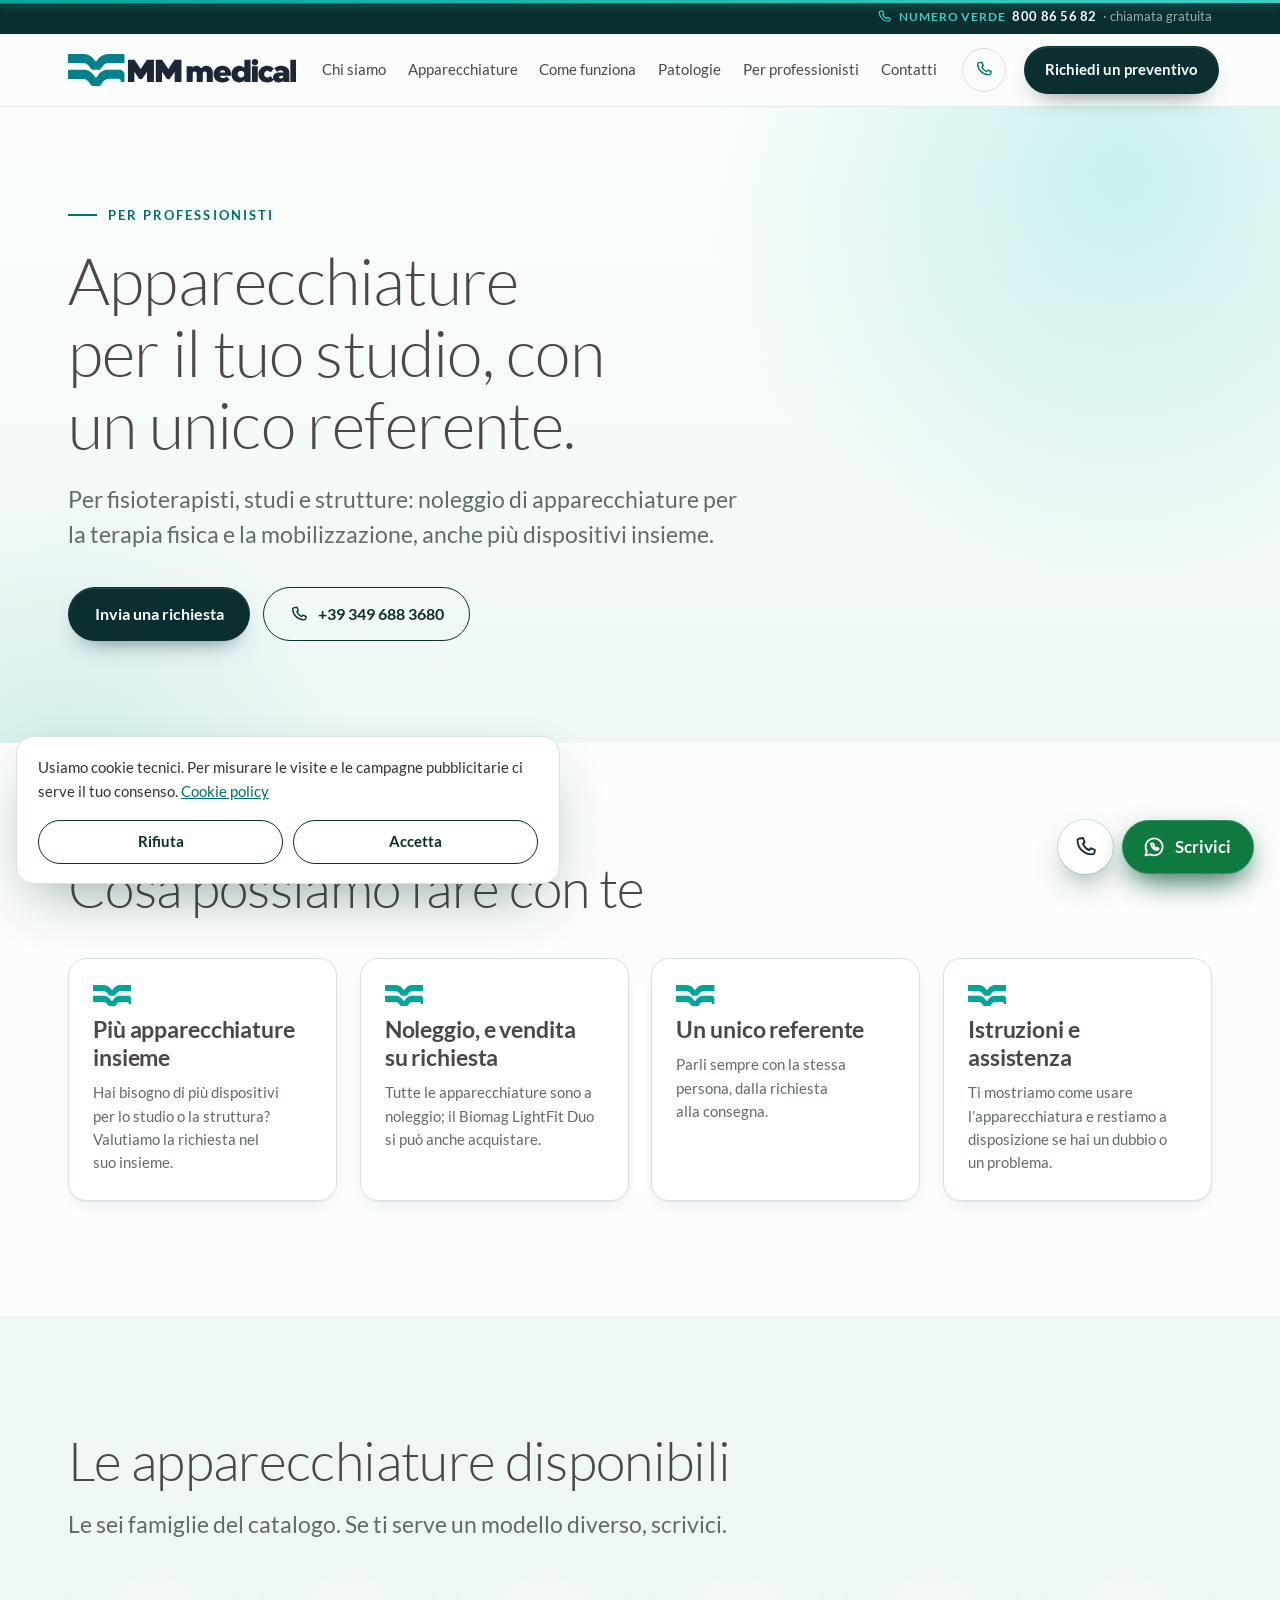
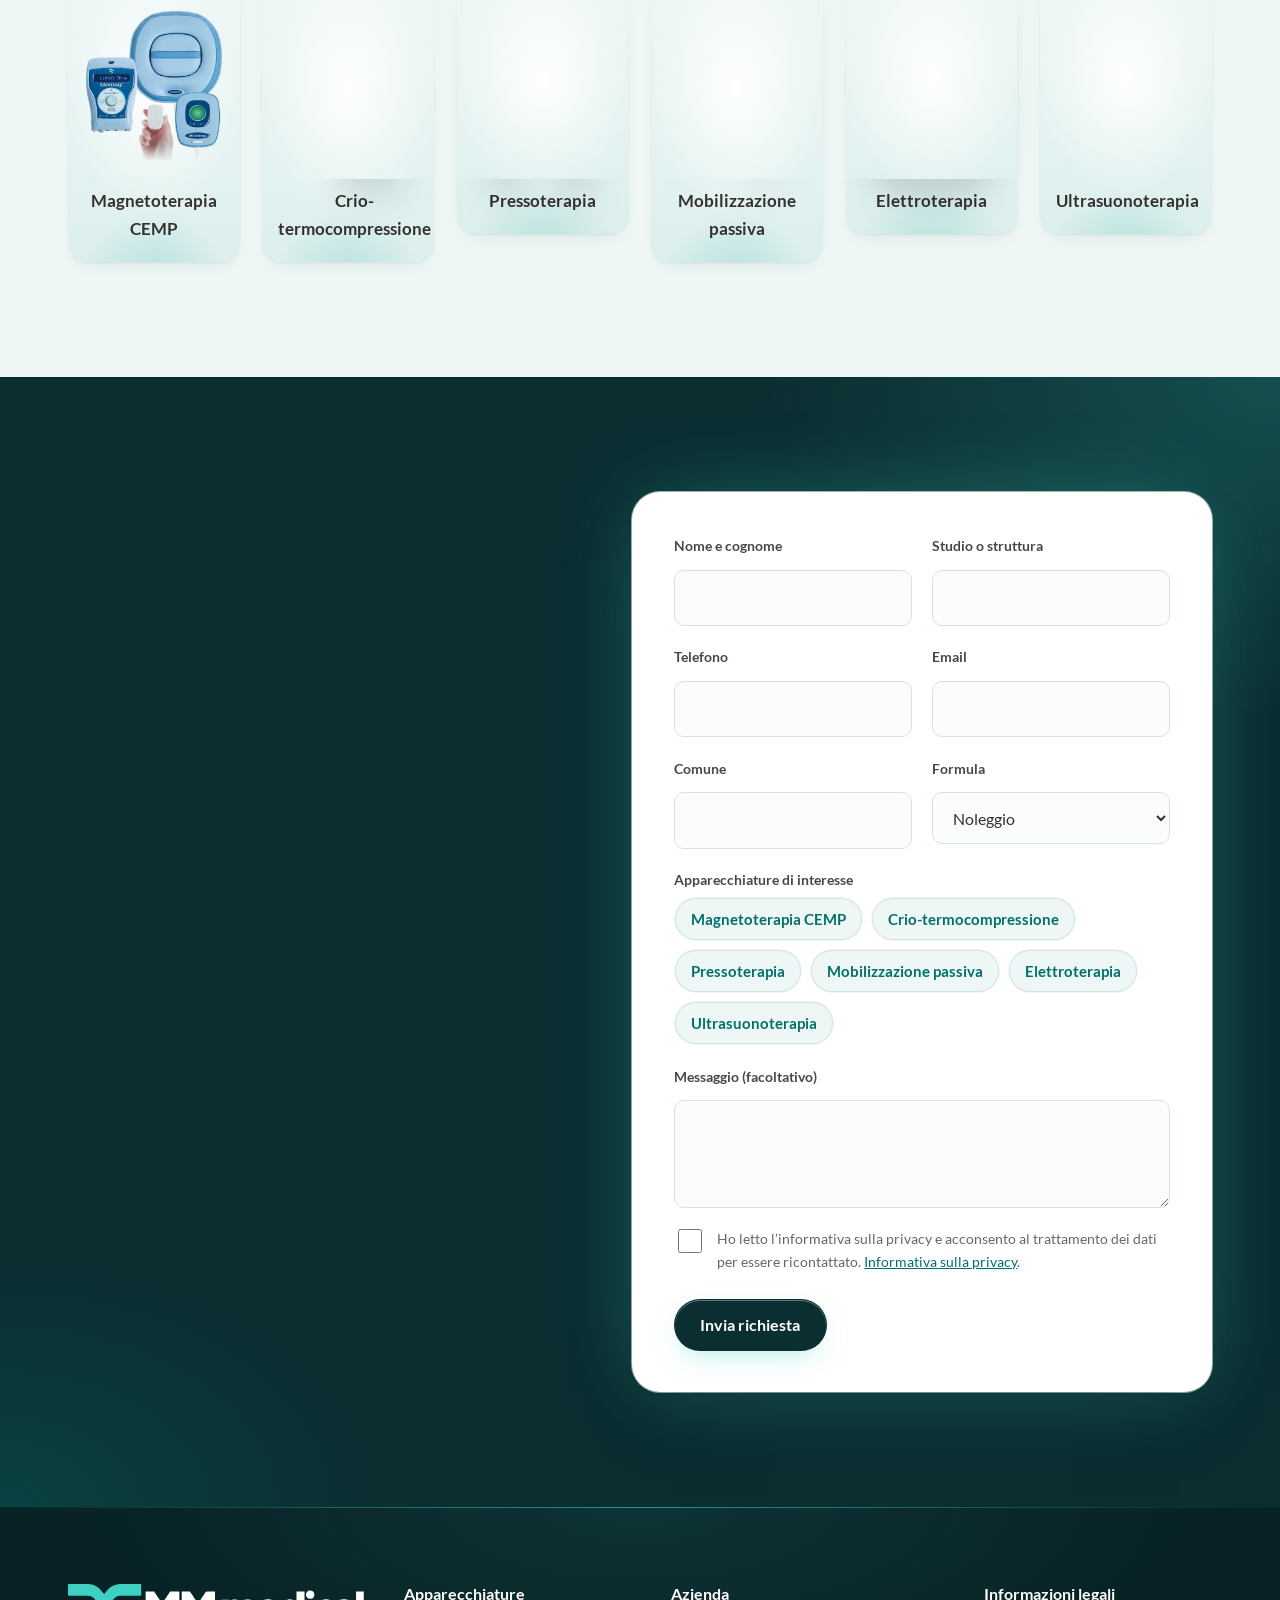
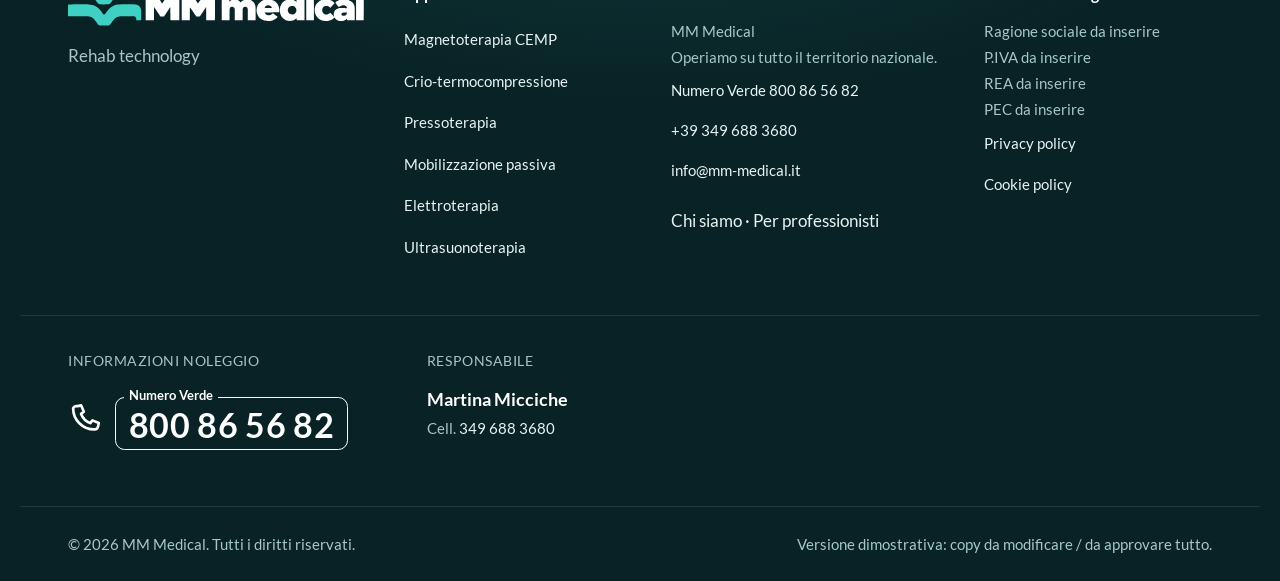
<file: professionisti/index.html>
<!DOCTYPE html><html lang="it"><head><meta name="robots" content="noindex, nofollow"><meta charset="utf-8"><meta name="viewport" content="width=device-width, initial-scale=1"><title>Apparecchiature per fisioterapisti e studi | MM Medical</title><meta name="description" content="Noleggio di apparecchiature per la riabilitazione per fisioterapisti, studi e strutture: più apparecchiature insieme, un unico referente, istruzioni e assistenza. Operiamo su tutto il territorio nazionale."><link rel="canonical" href="https://www.mmmedical.it/professionisti/"><link rel="icon" href="/favicon.svg" type="image/svg+xml"><meta name="theme-color" content="#0b2e31"><script>document.documentElement.classList.add('js');</script><script>
      // Page transitions: only the photo that travels (clicked card <-> device hero) gets a transition name,
      // so every other photo fades with the page. Browsers without these events simply skip the effect.
      (function () {
        var slug = function (u) { var m = new URL(u, location.href).pathname.match(/^\/apparecchiature\/([^\/]+)\/?$/); return m ? m[1] : null; };
        var photo = function (s, home) { return home ? document.querySelector('[data-device="' + s + '"] .ph') : document.querySelector('.stage .photo'); };
        var name = function (el, s) { if (el) el.style.viewTransitionName = 'dev-' + s; };
        addEventListener('pageswap', function (e) {
          if (!e.viewTransition || !e.activation) return;
          var to = new URL(e.activation.entry.url), here = slug(location.href), dest = slug(to.href);
          if (dest && !here) name(photo(dest, true), dest);
          else if (here && to.pathname === '/') name(photo(here, false), here);
        });
        addEventListener('pagereveal', function (e) {
          if (!e.viewTransition || !window.navigation || !navigation.activation || !navigation.activation.from) return;
          var from = new URL(navigation.activation.from.url), here = slug(location.href), prev = slug(from.href);
          if (here && from.pathname === '/') name(photo(here, false), here);
          else if (!here && prev) name(photo(prev, true), prev);
        });
      })();
    </script><link rel="alternate" hreflang="it" href="https://www.mmmedical.it/professionisti/"><link rel="alternate" hreflang="x-default" href="https://www.mmmedical.it/professionisti/"><meta property="og:type" content="website"><meta property="og:locale" content="it_IT"><meta property="og:site_name" content="MM Medical"><meta property="og:title" content="Apparecchiature per fisioterapisti e studi | MM Medical"><meta property="og:description" content="Noleggio di apparecchiature per la riabilitazione per fisioterapisti, studi e strutture: più apparecchiature insieme, un unico referente, istruzioni e assistenza. Operiamo su tutto il territorio nazionale."><meta property="og:url" content="https://www.mmmedical.it/professionisti/"><meta property="og:image" content="https://www.mmmedical.it/og.jpg"><meta property="og:image:width" content="1200"><meta property="og:image:height" content="630"><meta property="og:image:alt" content="MM Medical: noleggio di apparecchiature per la riabilitazione"><meta name="twitter:card" content="summary_large_image"><meta name="twitter:image" content="https://www.mmmedical.it/og.jpg"><script type="application/ld+json">{"@context":"https://schema.org","@type":"LocalBusiness","name":"MM Medical","url":"https://www.mmmedical.it","telephone":"+39 349 688 3680","email":"info@mm-medical.it","description":"Noleggio di apparecchiature per la riabilitazione per fisioterapisti, studi e strutture: più apparecchiature insieme, un unico referente, istruzioni e assistenza. Operiamo su tutto il territorio nazionale.","areaServed":{"@type":"Country","name":"Italia"}}</script><link rel="stylesheet" href="/_astro/Base.BahkarRi.css"><link rel="stylesheet" href="/_astro/professionisti.C7-ro2p1.css"></head><body><a class="skip" href="#main">Vai al contenuto</a><header class="site-header" data-astro-cid-nen7h5rs><div class="topline" data-astro-cid-nen7h5rs><div class="wrap tl-in" data-astro-cid-nen7h5rs><a class="tl-tf" href="tel:800865682" aria-label="Numero Verde 800 86 56 82, chiamata gratuita" data-astro-cid-nen7h5rs><svg class="i" viewBox="0 0 24 24" fill="none" stroke="currentColor" stroke-width="1.8" stroke-linecap="round" stroke-linejoin="round" aria-hidden="true"><path d="M6.6 3.5 9 3l1.8 4.3-1.9 1.5a11.5 11.5 0 0 0 6.3 6.3l1.5-1.9L21 15l-.5 2.4a2.5 2.5 0 0 1-2.5 2c-8 0-14.5-6.5-14.5-14.5a2.5 2.5 0 0 1 2.1-1.4z"></path></svg><span class="tl-lbl" data-astro-cid-nen7h5rs>Numero Verde</span> <strong data-astro-cid-nen7h5rs>800 86 56 82</strong><span class="tl-free" data-astro-cid-nen7h5rs>· chiamata gratuita</span></a></div></div><div class="wrap bar" data-astro-cid-nen7h5rs><a class="brand" href="/" aria-label="MM Medical, home" data-astro-cid-nen7h5rs><svg class="logo" viewBox="99.5 168.3 1407.2 197.2" role="img" aria-label="MM Medical" xmlns="http://www.w3.org/2000/svg"><path fill="var(--logo-mark, #02818B)" fill-rule="evenodd" d="M 103 168.5 c -1.67 0.67 -2.67 1.33 -3.17 2.67 -0.33 0.67 -0.33 1 -0.33 24.5 0 15.67 0 24 0.17 24.33 0.5 1.5 2 3 3.67 3.5 0.33 0.17 13.83 0.17 45.5 0.33 26.67 -0 45.83 -0 47 0.17 3.33 0.17 9 1.5 12.5 2.83 3.83 1.33 9.83 5.33 14.17 9.33 3 2.67 3.67 3.33 6.83 7.33 1.5 2 3 3.83 3.33 4.17 1 1.33 5.67 7.67 7.17 10 0.83 1.17 3.33 3.67 4.67 4.67 1.33 0.83 3.17 1.83 4.83 2.17 l 1.33 0.33 20.17 0.17 c 11.67 -0 20.67 -0 21.17 -0.17 4.17 -0.83 7.67 -3 10 -6.33 0.5 -0.67 1.17 -1.67 1.5 -2.17 0.33 -0.33 1.67 -2 2.83 -3.67 1.17 -1.67 2.5 -3.5 3 -4.17 0.67 -0.67 1.67 -2 2.33 -2.83 2.5 -3.33 7.5 -9 10 -11.17 3.17 -2.83 8.17 -5.83 12.5 -7.67 3.33 -1.33 8.67 -2.5 12.67 -2.83 1.5 -0.17 17.5 -0.17 49.67 -0.17 l 47.5 -0.17 0.83 -0.33 c 1.33 -0.67 1.83 -1.17 2.5 -2.33 l 0.5 -1 0 -23.17 c 0 -12.67 -0.17 -23.67 -0.17 -24.33 -0.17 -1.83 -0.67 -2.67 -2.17 -3.5 l -1 -0.67 -48 -0 c -29.33 -0 -49.17 -0 -51.17 0.17 -5.67 0.33 -10.67 1 -17 2.67 -6.5 1.5 -9.5 2.67 -16.5 6 -5.5 2.67 -12.67 7.5 -16.17 10.83 -0.33 0.5 -1.83 1.83 -3.33 3.33 -1.5 1.33 -3.5 3.33 -4.33 4.5 -2.83 3.17 -8.5 10.5 -11.33 14.67 -1.67 2.67 -3 3.33 -5.67 3.33 -2.17 -0 -3.33 -0.83 -5.33 -3.67 -3.33 -4.67 -3.67 -5.17 -6.83 -9 -1.33 -1.67 -2.67 -3.33 -3 -3.67 -2.5 -3.33 -7.83 -8.67 -11.5 -11.5 -0.33 -0.17 -1.17 -0.83 -1.83 -1.33 -0.67 -0.5 -2 -1.5 -2.83 -2 -0.83 -0.67 -2.17 -1.5 -3 -2.17 -1.67 -1 -4.5 -2.67 -6.33 -3.5 -0.67 -0.33 -2.5 -1.17 -3.83 -1.83 -3.33 -1.5 -6.83 -2.67 -10.33 -3.67 -0.83 -0.17 -2.17 -0.5 -3 -0.67 -1 -0.33 -2.33 -0.67 -3.17 -0.83 -0.83 -0.17 -2 -0.33 -2.33 -0.5 -0.33 -0 -2.5 -0.33 -4.67 -0.67 l -3.83 -0.5 -47.83 -0 c -38.83 -0 -47.83 -0 -48.33 0.17z M 117.17 265 l -14.5 -0 -0.83 0.67 c -0.5 0.33 -1.17 1 -1.33 1.33 -1 1.17 -1 -0.5 -1 26.17 0 27.67 -0.17 25.83 1.33 27.17 1.33 1.33 -3.33 1.17 47.33 1.33 32 -0 45.5 -0 46.83 0.17 3 0.33 8 1.33 10.67 2.33 2.5 0.83 6.67 2.83 7.83 3.67 2 1.5 3.83 2.67 5 3.5 3.5 2.5 4.83 3.67 7.67 7.33 1.17 1.5 3.67 4.5 5.17 6.33 1.67 2.17 4.5 6 5.67 8.17 0.5 0.83 1.5 2.17 2.33 3.17 0.67 1 1.67 2.33 2.17 3 1.5 2.33 3 3.5 5.83 5 2.33 1.17 1.83 1.17 22.67 1.17 19.67 -0 22.5 -0.17 24.17 -0.67 2.33 -0.67 5.67 -3.17 6.83 -5 1.17 -1.67 2.83 -4.17 4.33 -6.33 1.17 -1.5 2.5 -3.33 3 -4.17 2.83 -3.83 3.33 -4.67 4.5 -6.33 0.83 -1 2 -2.33 2.5 -3.17 0.67 -0.83 1.5 -1.83 1.83 -2.17 1.83 -2.5 5.67 -6 8.5 -7.83 0.83 -0.5 1.67 -1 1.83 -1.17 0.17 -0.17 0.83 -0.5 1.5 -0.83 0.5 -0.33 1.17 -0.67 1.67 -1 3.33 -2.33 11.17 -4.5 17.5 -5 4.33 -0.33 60.83 -0.33 64.83 -0 3.5 0.33 4.67 0.67 7 2.67 1.83 1.67 2.83 3.17 3.33 4.67 0.67 1.83 0.83 3 0.83 7 0 3.17 0 3.5 0.33 3.83 l 0.33 0.33 10.67 0.17 c 11.5 -0 11.67 -0 12.17 -0.83 0.17 -0.5 0.33 -42.33 0 -45.67 -0.33 -5 -1 -7.67 -3.17 -11.83 -3.83 -7.67 -8.5 -11.83 -18 -15.5 -2 -0.83 -5.33 -1.5 -9 -1.67 -3.17 -0.17 -60.83 -0.17 -70.17 -0 -3.83 -0 -7.33 0.17 -7.67 0.33 -0.5 -0 -2 0.33 -3.5 0.5 -1.33 0.17 -3.33 0.5 -4.17 0.83 -0.83 0.17 -2 0.5 -2.33 0.5 -2 0.33 -9 2.67 -12 4 -6 2.83 -7.33 3.5 -10 5.33 -4.5 2.83 -5.5 3.67 -10.33 7.83 -3.33 2.83 -3.67 3.17 -7.67 8 -0.83 1 -2.17 2.67 -3.17 4 -1 1.17 -2.5 3 -3.33 4.17 -0.67 1.17 -1.83 2.67 -2.17 3.17 -0.5 0.67 -1.67 2.33 -2.67 3.5 -3.67 5.33 -4.33 6 -7.33 6 -1.5 -0 -2.5 -0.33 -3.33 -1.17 -1.33 -1.33 -4.5 -5.83 -7.83 -10.67 -1.17 -1.83 -2.33 -3.5 -3.5 -4.67 -1.67 -1.83 -4.67 -5.33 -7.17 -8.17 -1 -1.5 -1.67 -2 -3.5 -3.67 -0.83 -0.67 -2 -1.67 -2.67 -2.33 -3.33 -2.83 -9.67 -7.33 -12 -8.33 -0.33 -0.17 -1.17 -0.5 -1.83 -1 -1.5 -0.83 -5.17 -2.5 -7 -3.17 -0.83 -0.33 -2.17 -0.83 -2.83 -1.17 -0.83 -0.33 -2.17 -0.67 -3 -0.83 -0.83 -0.17 -2 -0.5 -2.67 -0.67 -4.67 -1.33 -10.17 -2.17 -15.33 -2.33 -3.5 -0.17 -53.17 -0.17 -81.17 -0z"></path><path fill="var(--logo-word, #1D2637)" fill-rule="evenodd" d="M 1249 199.17 c -3.5 0.33 -8.17 2.5 -10.5 4.67 -1.5 1.33 -4 4.5 -4.67 5.83 -2 4 -2.67 8.83 -1.83 14 0.83 4.17 3.5 8.33 7.17 11.17 3.83 2.83 7 3.67 12.5 3.67 7.17 -0 12.67 -2.67 16.33 -8 1.5 -2.5 2.83 -5.67 3.17 -7.83 0.17 -0.5 0.17 -1.67 0.33 -2.33 0.83 -6 -3 -14.33 -8.17 -17.67 -4.33 -2.67 -9.5 -4 -14.33 -3.5z M 469.33 204.33 l -0.5 0.5 0 67.5 0.17 67.33 0.33 0.33 c 0.17 0.17 0.83 0.33 2.67 0.33 2.83 0.17 35.5 0.17 35.83 -0 0.83 -0.17 0.83 0.83 0.83 -30.83 0 -28.17 0 -30 0.33 -30.33 0.33 -0.5 0.67 -0.33 1.5 1.17 0.33 0.67 1.33 2 2.17 3.33 2.17 2.67 2.67 3.5 5.33 7.33 1 1.67 2.17 3.5 2.5 4 2 3.17 5.5 8.33 6.83 10.17 0.83 1.33 1.83 2.83 2.5 3.5 0.5 0.83 2.67 4 4.67 7 2.17 3.17 4 6 4.33 6.33 0.33 0.33 1 0.67 1.67 0.83 0.83 0.33 1.17 0.33 7.33 0.33 5.67 -0 6.5 -0 7.17 -0.33 0.67 -0.33 2 -1.67 3 -3.17 0.5 -0.5 1.67 -2.5 3 -4.17 1.17 -1.83 2.67 -4 3.33 -5 1.67 -2.5 3.5 -5.17 4.17 -6.33 0.83 -1.33 4.5 -6.67 5.83 -8.67 0.67 -0.83 1.5 -2 1.83 -2.67 0.83 -1 3.17 -4.67 4.83 -7.33 1.83 -2.67 4.33 -6.33 4.67 -6.5 0.83 -0.5 0.83 -1.83 0.83 30.33 0.17 21.5 0.17 30.17 0.33 30.5 0.17 0.17 0.33 0.33 0.67 0.5 0.17 -0 9.5 -0 20.67 -0 l 20.17 -0 0.33 -0.33 0.5 -0.33 0 -67.5 0 -67.33 -0.5 -0.5 -0.5 -0.33 -20.83 -0 c -14.33 -0 -21 -0 -21.33 0.17 -0.83 0.33 -1.67 1.67 -7.17 9.67 -1.5 2.17 -3.83 5.67 -5.33 7.67 -1.33 2.17 -2.67 4.17 -3 4.5 -0.67 1.17 -2.33 3.67 -2.83 4.67 -0.33 0.5 -0.83 1.33 -1.33 1.83 -5.17 7.5 -8 12 -9.83 14.83 -1 1.5 -2.5 4 -3.5 5.33 -1 1.5 -2.33 3.67 -3 4.67 -1.5 2.33 -2 2.83 -2.5 2.83 -0.33 -0 -2 -2.33 -4.17 -5.83 -0.33 -0.67 -1.5 -2.33 -2.5 -3.67 -1 -1.33 -2.33 -3.5 -3.33 -4.83 -0.83 -1.33 -2.5 -3.83 -3.67 -5.67 -1.17 -1.67 -2.67 -4 -3.5 -5.17 -5.83 -8.67 -9.5 -14.17 -12.67 -18.83 -1 -1.5 -2.67 -3.83 -3.67 -5.33 -3.67 -5.33 -4.33 -6.17 -4.83 -6.5 l -0.5 -0.33 -19.5 -0 -19.5 -0 -0.33 0.33z M 1187.33 204.17 c -0.33 0.17 -0.5 0.33 -0.5 0.5 -0.17 -0 -0.17 11 -0.33 24.17 0 17.83 -0.17 24.17 -0.17 24.17 -0.5 0.33 -0.67 0.17 -1.83 -0.83 -1.5 -1.33 -4 -3.33 -5.5 -4 -0.5 -0.33 -1.67 -1 -2.33 -1.33 -2 -1.33 -5.83 -3 -7.67 -3.67 -2.17 -0.67 -8 -1.83 -10.33 -2 -3.17 -0.33 -6.5 -0 -10.5 0.67 -6.33 1 -7.67 1.33 -12.83 3.67 -2 1 -7.17 4 -8.33 4.83 -4.17 3.33 -7.5 6.83 -11.17 11.5 -2.5 3.33 -6 11.5 -7.33 17.5 -2.5 10.33 -2.17 19.33 1.33 31.67 0.33 1.33 1.83 4.5 3.33 7.67 0.83 1.67 1.33 2.33 4 6.17 4.5 6.33 11.5 11.83 19 15 7.17 3 12.33 4 20.33 3.83 8.83 -0.33 15.33 -2.33 22.5 -7 1.17 -0.83 4.67 -3.67 5.83 -4.67 1.83 -1.83 2 -1.5 2.5 5 0.17 2.83 0.33 3.33 1 3.67 0.17 0.17 4.83 0.17 17.83 0.17 l 17.67 -0 0.33 -0.33 0.5 -0.5 0 -67.5 0 -67.5 -0.33 -0.5 -0.5 -0.33 -17.67 -0 c -9.83 -0 -17.83 -0 -18 -0 -0.33 -0.17 -0.67 -0 -0.83 -0z m -17.17 68.83 c 1.33 0.17 2.83 0.5 3.33 0.67 0.5 0.33 1.17 0.5 1.5 0.5 0.83 0.17 3.67 2.5 5.33 4.17 5.17 5.17 7.17 12.83 5 20.17 -1.17 3.33 -2 5.17 -3.83 7.17 -2.17 2.33 -4.33 3.83 -7.83 5.67 -4.67 2.17 -11 2.17 -16.33 -0.17 -2 -0.83 -5 -2.83 -6.5 -4.5 -2.5 -2.67 -3.83 -5 -5.17 -9.83 l -0.5 -1.83 0 -3.33 0.17 -3.5 0.67 -1.67 c 0.33 -1 1 -2.33 1.33 -3 0.5 -0.67 1.17 -1.83 1.5 -2.5 1.17 -2.17 4.5 -5.17 7 -6.5 3.67 -1.83 9.5 -2.5 14.33 -1.5z M 641 204.5 l -0.33 0.33 -0.17 67.33 0 67.33 0.5 0.5 0.33 0.33 9.5 -0 c 5.17 -0 13.5 -0 18.5 0.17 8.67 -0 9 -0 9.33 -0.33 l 0.33 -0.33 0 -29 c 0.17 -15.83 0.17 -29.5 0.33 -30.17 0.17 -2.33 0.5 -2 3.33 2.33 3 4.17 4 5.83 5.5 7.83 0.83 1 2.5 3.67 4 5.67 1.33 2 3 4.5 3.67 5.5 0.67 1 1.83 2.5 2.33 3.33 0.67 1 1.33 2.17 1.67 2.5 0.33 0.5 2.33 3.5 4.33 6.5 4.67 6.83 5.17 7.5 6.17 8.17 1 0.67 1.5 0.67 8.17 0.67 6.5 -0.17 6.5 -0.17 8.17 -1.5 1.17 -1.17 6.17 -8.17 7 -10 0.33 -0.33 1.17 -1.67 2 -3 0.83 -1.17 2.17 -3.17 3.17 -4.5 0.83 -1.33 2.17 -3.17 2.67 -4.17 1.67 -2.17 4.5 -6.33 5.5 -8.17 2.17 -3.5 2.5 -4 3.33 -5.17 0.5 -0.5 1.17 -1.5 1.5 -2 0.5 -0.5 1.5 -2 2.33 -3.17 1.67 -2.5 2.17 -2.83 2.5 -2.17 0.17 0.5 0.33 15.17 0.17 44.83 0 10.5 0 15.5 0.17 15.67 0.17 0.17 0.5 0.33 0.83 0.5 0.67 0.17 40 0.17 40.33 -0 0.83 -0.17 0.83 3.67 0.83 -67.83 0 -48.5 0 -67.17 -0.17 -67.5 -0.17 -0.33 -0.33 -0.5 -0.5 -0.67 -0.33 -0.17 -37.5 -0.17 -40.17 -0 -2.17 0.17 -2.67 0.33 -3.83 2.17 -2.17 3.5 -3.67 5.67 -4.67 7.17 -1.17 1.33 -2.67 3.5 -4.17 6.17 -0.33 0.67 -1.33 2.17 -2.17 3.17 -1.83 2.67 -4.5 6.67 -6.67 9.83 -0.83 1.33 -1.83 3 -2.33 3.5 -0.33 0.67 -1.5 2.33 -2.33 3.67 -1.67 2.5 -2.67 3.83 -6 8.67 -1.17 1.67 -2.67 4 -3.5 5.17 -4 6.33 -4.33 6.83 -5.17 6.33 0 -0.17 -0.67 -0.83 -1.17 -1.67 -0.5 -0.83 -1.17 -2.17 -1.67 -2.83 -1.5 -2.33 -5.33 -7.83 -8.5 -12.83 -1.83 -2.5 -4 -5.67 -5 -7.17 -1.67 -2.5 -2.5 -3.67 -4 -6.33 -0.5 -0.67 -1.33 -2 -2 -2.83 -0.67 -0.83 -1.5 -2 -2 -2.5 -1.83 -2.67 -5 -7.33 -7.83 -11.5 -3 -4.83 -4.67 -7 -5.33 -7.5 -0.67 -0.67 -3.67 -0.83 -21.67 -0.83 -16.33 -0 -16.83 -0 -17.17 0.33z M 1470.17 204.67 c -0.17 0.33 -0.33 3.67 -0.33 67.5 0 36.83 0 67.33 0.17 67.67 0 0.33 0.17 0.5 0.33 0.67 0.33 0.17 5.17 0.17 17.67 0.17 17.33 -0 17.33 -0 17.83 -0.33 0.17 -0.17 0.5 -0.5 0.5 -0.67 0.17 -0.33 0.17 -24.33 0.17 -53.5 0 -29.17 0 -55.83 0 -59.33 0.17 -3.5 0.17 -9.67 0 -14 l 0 -7.67 -0.5 -0.5 -0.5 -0.5 -17.5 -0 -17.5 -0 -0.33 0.5z M 1045.83 241.17 c -0.33 -0 -1.5 0.17 -2.67 0.33 -1.33 0.17 -2.67 0.33 -3.17 0.5 -1.17 -0 -6.33 1.33 -8 1.83 -10 3.33 -18.17 9 -24.5 17 -3.67 4.5 -7 10.67 -8.5 16.17 -0.33 1 -0.67 2.17 -0.83 2.83 -0.33 1.33 -1.17 5.17 -1.33 7 -0.5 4.17 0 14 0.67 17 0.17 0.33 0.33 1.17 0.5 1.67 0 0.67 0.5 2 0.83 3.17 0.5 1.17 1 2.67 1.17 3.17 1 3 3.17 7 6.33 11.33 3.83 5.33 5.17 6.67 10.17 10.5 4 2.83 6.5 4.33 11 6 7.83 3.33 14.33 4.5 24.5 4.33 7.83 -0 12.67 -0.67 20.33 -2.83 2.33 -0.67 6.83 -2.67 9.33 -4 1.33 -0.83 6 -3.83 7.17 -4.83 2.67 -2.17 7.5 -7.17 7.5 -7.67 0 -0.5 -1.33 -1.83 -4.67 -4.33 -1.5 -1.17 -3 -2.33 -3.33 -2.67 -0.5 -0.33 -1.17 -1 -1.67 -1.33 -0.67 -0.33 -1.5 -1 -2.17 -1.5 -6.33 -4.83 -9.83 -7.5 -10.5 -7.5 -0.17 -0 -1.17 0.83 -2.67 2.33 -4.33 4.17 -7 5.67 -12.5 6.5 -4 0.67 -8 0.33 -11.83 -0.67 -4.67 -1.33 -9.67 -5.67 -11.17 -9.5 -0.17 -0.67 -0.5 -1.33 -0.5 -1.5 -0.33 -0.67 0.17 -1.17 0.83 -1.33 0.33 -0.17 14.17 -0.17 30.83 -0.17 32.5 -0 35.83 -0 36.17 -0.17 0.5 -0.17 0.67 -1 1 -4.17 0.67 -6.33 0 -15.83 -1.67 -20.83 -0.17 -0.83 -0.83 -2.5 -1.17 -3.67 -1 -3.17 -1.67 -4.67 -3.67 -8.33 -1.5 -2.5 -2.67 -4.17 -4.17 -6 -0.83 -0.83 -1.83 -2.17 -2.5 -2.83 -2.83 -3.5 -7.67 -7 -14 -10.17 -4.17 -2.17 -10.83 -4.33 -15.17 -5 -1 -0 -2.33 -0.33 -3 -0.5 -1 -0.17 -11.33 -0.5 -13 -0.17z m 8.5 27.67 c 4.67 0.67 8.5 2.5 10.83 4.83 1.33 1.5 2.17 2.67 3.17 5.33 1 2.33 0.83 2.83 -0.5 3.17 -1.17 0.17 -31.5 0.17 -32 -0.17 -0.5 -0.33 -0.5 -0.67 0 -2.33 0.67 -2.17 1.83 -4.33 3.33 -5.67 2.83 -2.83 6.5 -4.67 10.33 -5.17 2.33 -0.33 2.5 -0.33 4.83 -0z M 1322 241.17 c -2 0.17 -5.5 0.67 -8.67 1.5 -1 0.17 -2.33 0.5 -2.67 0.5 -2.5 0.5 -5.83 1.83 -9.5 3.67 -4.33 2.17 -7.17 3.83 -8.5 5.17 -0.67 0.67 -2 1.67 -2.83 2.33 -2 1.67 -3.83 3.67 -7.5 8 -1 1.33 -2.5 3.83 -4 6.83 -0.5 1.33 -1.17 2.5 -1.17 2.5 -0.5 0.67 -2.5 6.33 -2.83 8.17 -1.17 6.17 -1.5 9 -1.5 13 0.17 7.83 1.67 14.33 4.67 21.17 1.17 2.67 1.33 3.17 2.5 5 3.83 6.17 8.5 11.33 14 15.17 3.33 2.17 4 2.67 10.67 5.83 2.5 1.17 6 2.17 11 3 7.5 1.33 18.67 1.17 24 -0.5 0.67 -0.17 2.33 -0.67 3.83 -1 3.17 -0.83 4.67 -1.33 7.83 -2.83 6 -3 10.83 -6.5 14.33 -10.5 0.67 -1 1 -0.83 2.17 0.83 1.33 2 3 3.83 5.17 5.83 2.33 2.17 3 2.67 5.5 4 2.67 1.5 3.17 1.83 5 2.33 5.5 2 8.67 2.5 15.33 2.5 5.83 -0 9.67 -0.67 14.83 -2.33 0.83 -0.33 1.5 -0.5 1.67 -0.5 0.33 -0 3.83 -1.83 5 -2.67 1.33 -0.83 2.33 -1.67 4.33 -3.5 1.33 -1.17 1.5 -1.33 2 -1 0.33 0.17 0.5 1.83 0.5 4.33 0 2 0.17 2.5 1 2.67 0.5 0.17 34.5 0.17 35 -0.17 0.5 -0 0.67 -0.83 0.5 -1.83 0 -0.33 0 -13.67 0 -29.33 l -0.17 -28.67 -0.33 -2.5 c -0.33 -1.5 -0.67 -3.17 -0.83 -3.83 -0.67 -2.33 -1.33 -5 -1.33 -5.17 0 -0.17 -0.33 -0.83 -0.67 -1.5 -0.33 -0.83 -0.67 -1.83 -0.83 -2.17 -1.17 -2.33 -3.17 -6 -4.33 -7.67 -1 -1.17 -3 -3.17 -4.83 -4.67 -5 -4.17 -10.17 -6.83 -17.67 -9.5 -1.5 -0.5 -6.5 -1.5 -8.67 -1.83 -0.83 -0.17 -2.33 -0.33 -3.17 -0.5 -3.83 -0.5 -13 -0.33 -17 0.17 -0.83 0.17 -1.83 0.33 -2.5 0.5 -1 -0 -3.67 0.67 -6.33 1.33 -0.67 0.17 -1.67 0.5 -2.33 0.67 -0.5 -0 -1.5 0.33 -2.17 0.67 -0.67 0.33 -1.33 0.5 -1.5 0.5 -0.33 -0 -4.67 2 -7.67 3.67 -3.17 1.5 -6.83 4 -9 6 -1.33 1.33 -1.33 1.17 2.17 6.17 0.67 1.17 1.67 2.33 2 2.83 1.5 2.17 4.67 6.33 7.17 9.33 0.67 0.83 1.5 1.83 1.83 2.17 1 1.5 2.17 2.5 2.83 2.5 0.5 -0 1.83 -0.83 3.33 -2.33 2.67 -2.33 7 -4.5 11.67 -5.67 2.17 -0.5 2.5 -0.5 5.5 -0.67 2.67 -0 3.67 -0 4.83 0.17 4.83 1 7.67 2.33 10.33 5.33 1 1 1.83 3 2 5.17 0.67 3.67 0.5 4 -1.67 3.67 -0.83 -0 -3.33 -0.33 -5.67 -0.5 -2.33 -0.17 -5.33 -0.5 -6.5 -0.67 -5.83 -0.5 -16.67 -0.33 -21 0.33 -1.33 0.33 -2.83 0.67 -3.33 0.83 -0.5 0.17 -1.67 0.5 -2.33 0.67 -3 1 -4.83 1.67 -7.33 3.17 -4.5 2.33 -8.83 6.67 -11 10.33 -3 5.5 -3.83 8.83 -3.67 15 0 4.33 0.33 6.67 1.17 9.17 0.83 2.67 0.33 2.67 -2 -0.17 -0.83 -0.67 -1.5 -1.67 -1.83 -1.83 -0.5 -0.5 -1.5 -1.67 -3.17 -3.83 -4.83 -6 -10.17 -11.67 -10.83 -11.67 -0.33 -0 -0.83 0.5 -1.67 1.33 -0.67 0.67 -2 1.83 -2.83 2.33 -0.83 0.5 -1.83 1.33 -2.17 1.67 -1.67 1.17 -4.17 2.33 -6.33 3 -2 0.33 -2.33 0.33 -5 0.33 -4.33 -0 -7.17 -0.67 -10.17 -2.5 -5 -2.83 -7.17 -5.5 -9 -11.17 -1.33 -4.33 -1.33 -9.33 0.17 -14 1.5 -4.5 5.17 -9.17 9.17 -11.17 5.5 -2.83 13.5 -2.83 19.17 0.17 2.5 1.17 4 2.33 6.5 4.83 1.17 1.17 2.17 2.17 2.33 2.17 0.33 -0 1.67 -1.33 4.17 -4 1.17 -1.33 3.17 -3.33 4.33 -4.67 1.17 -1.17 2.67 -2.5 3.33 -3.17 1.17 -1.17 3.17 -3.5 5.33 -6.17 0.67 -0.67 1.67 -1.83 2.17 -2.33 0.83 -0.67 1.17 -1.17 1.17 -1.33 0 -0.67 -0.83 -1.83 -2.67 -3.67 -3.5 -3.5 -6.33 -5.5 -10.83 -8 -0.33 -0.33 -1.17 -0.67 -1.67 -1 -1.67 -1 -4.5 -2.17 -7 -3 -0.33 -0 -1 -0.33 -1.33 -0.5 -0.83 -0.33 -6.17 -1.5 -7.67 -1.67 -0.83 -0.17 -2.17 -0.33 -3.17 -0.5 -2.17 -0.17 -8.33 -0.33 -11.17 -0.17z m 103.83 62.17 c 0.5 0.5 0.5 1 0.33 3.17 -0.33 3.83 -1.17 5.67 -3.83 8.5 -2.17 2.5 -4.83 3.67 -8.67 4.17 -5.33 0.83 -8.83 -0.17 -11.17 -2.67 -2.17 -2.17 -2.67 -4.67 -1.67 -7.17 1.17 -3.67 4.67 -5.67 10.33 -6.17 3 -0.17 14.17 -0 14.67 0.17z M 886.5 241.67 c -1.17 0.17 -2.67 0.5 -3.33 0.67 -0.67 0.17 -1.83 0.5 -2.5 0.67 -1.83 0.5 -4.33 2 -8 4.5 -1 0.67 -2.83 2.33 -3.83 3.33 -0.67 0.83 -1.5 1 -1.5 0.33 -0.17 -0.67 -0.5 -4.5 -0.5 -5.67 0 -1.17 -0.17 -1.5 -1.17 -1.67 -0.83 -0.17 -33.33 -0.5 -34 -0.33 -0.33 0.17 -0.5 0.33 -0.67 0.67 -0.17 0.33 -0.17 12.5 -0.17 48.17 0 46.5 0.17 47.67 0.33 48 l 0.33 0.33 17.83 -0 c 10.33 -0 17.83 -0 18 -0.17 0.33 -0 0.5 -0.33 0.67 -0.5 0 -0.17 0.17 -11.67 0.17 -26.33 l 0.17 -26 0.33 -1.67 c 1.17 -4.67 3.5 -7.67 7.33 -9.33 4.33 -2 9.67 -0.83 13 2.67 1.67 1.67 2.5 3.67 3.17 6.67 l 0.5 2.33 0.17 25.83 c 0 24.5 0 25.83 0.33 26.17 l 0.33 0.33 18 0.17 18.17 -0 0.33 -0.5 c 0.33 -0.33 0.33 -0.33 0.33 -26.17 l 0 -25.67 0.5 -2.17 c 1 -5.67 4.67 -9.67 9.33 -10.33 4.17 -0.67 7.67 0.33 10.5 3 1.83 1.67 3.17 4.17 3.83 7.5 l 0.33 2 0 25.67 0 25.67 0.33 0.33 0.5 0.5 11.67 -0 c 17 0.33 24.17 0.17 24.67 -0.17 0.17 -0.33 0.17 -1.67 0.17 -29.83 0 -30.67 0 -31.5 -0.67 -35.67 -0.33 -2.17 -0.5 -2.5 -1.17 -5.33 -1.33 -4.83 -4.67 -11.67 -6.83 -14 -0.33 -0.33 -0.67 -0.83 -0.83 -1 -1 -1.5 -4.33 -4.33 -6.83 -6 -0.67 -0.33 -2 -1.33 -3 -2 -3.33 -2.17 -7.17 -3.67 -11.83 -4.5 -4.67 -0.83 -10.33 -1.33 -13 -0.83 -0.67 0.17 -2 0.33 -3.17 0.5 -2.17 0.17 -5.83 1 -7.33 1.67 -2.83 1 -6.67 3.17 -8.33 4.5 -0.5 0.33 -1.17 0.83 -1.67 1.33 -0.67 0.33 -2.33 1.83 -3.83 3.33 -1.67 1.67 -2.83 2.67 -3.17 2.67 -0.17 -0 -0.67 -0.33 -1.17 -1 -2.67 -3.33 -8.33 -7.83 -12 -9.67 -1.17 -0.5 -2.67 -1.17 -3.33 -1.33 -5.67 -1.83 -7 -2 -11.5 -2.17 -3.5 -0 -4.17 -0 -6 0.5z M 1233.33 243.83 c -0.33 0.17 -0.5 0.33 -0.5 0.5 0 0.17 0 21.67 0 48 0 46.17 0 47.67 0.33 48 0.17 0.33 1 0.33 17.83 0.33 l 17.5 -0 0.33 -0.33 0.5 -0.33 0 -21.5 c 0.17 -27.17 0.17 -27.33 0 -52.83 0 -20 -0.17 -21.17 -0.33 -21.5 -0.5 -0.33 -2.33 -0.5 -19.33 -0.5 -13.17 -0 -15.83 -0 -16.33 0.17z"></path></svg></a><nav class="nav" id="nav" aria-label="Principale" data-astro-cid-nen7h5rs><ul data-astro-cid-nen7h5rs><li style="--n: 0" data-astro-cid-nen7h5rs><a href="/chi-siamo/" data-astro-cid-nen7h5rs>Chi siamo</a></li><li style="--n: 1" data-astro-cid-nen7h5rs><a href="/#apparecchiature" data-astro-cid-nen7h5rs>Apparecchiature</a></li><li style="--n: 2" data-astro-cid-nen7h5rs><a href="/#come-funziona" data-astro-cid-nen7h5rs>Come funziona</a></li><li style="--n: 3" data-astro-cid-nen7h5rs><a href="/patologie/" data-astro-cid-nen7h5rs>Patologie</a></li><li style="--n: 4" data-astro-cid-nen7h5rs><a href="/professionisti/" data-astro-cid-nen7h5rs>Per professionisti</a></li><li style="--n: 5" data-astro-cid-nen7h5rs><a href="/#contatti" data-astro-cid-nen7h5rs>Contatti</a></li><li class="call" style="--n: 6" data-astro-cid-nen7h5rs><a href="tel:800865682" data-astro-cid-nen7h5rs>Numero Verde 800 86 56 82</a></li><li class="call" style="--n: 7" data-astro-cid-nen7h5rs><a href="tel:+393496883680" data-astro-cid-nen7h5rs>Chiama +39 349 688 3680</a></li><li class="menu-cta" style="--n: 8" data-astro-cid-nen7h5rs><a class="btn btn-primary" href="/#contatti" data-astro-cid-nen7h5rs>Richiedi un preventivo</a></li></ul></nav><div class="actions" data-astro-cid-nen7h5rs><a class="phone" href="tel:+393496883680" aria-label="Chiama MM Medical +39 349 688 3680" data-astro-cid-nen7h5rs><svg class="i" viewBox="0 0 24 24" fill="none" stroke="currentColor" stroke-width="1.8" stroke-linecap="round" stroke-linejoin="round" aria-hidden="true"><path d="M6.6 3.5 9 3l1.8 4.3-1.9 1.5a11.5 11.5 0 0 0 6.3 6.3l1.5-1.9L21 15l-.5 2.4a2.5 2.5 0 0 1-2.5 2c-8 0-14.5-6.5-14.5-14.5a2.5 2.5 0 0 1 2.1-1.4z"></path></svg><span data-astro-cid-nen7h5rs>+39 349 688 3680</span></a><a class="btn btn-primary cta" href="/#contatti" data-astro-cid-nen7h5rs>Richiedi un preventivo</a><button class="burger" type="button" aria-expanded="false" aria-controls="nav" aria-label="Apri il menu" data-astro-cid-nen7h5rs><span data-astro-cid-nen7h5rs></span><span data-astro-cid-nen7h5rs></span></button></div></div></header><script type="module">var e=document.querySelector(`.burger`),t=document.getElementById(`nav`),n=()=>{t?.removeAttribute(`data-open`),e?.setAttribute(`aria-expanded`,`false`)};e?.addEventListener(`click`,()=>{let n=e.getAttribute(`aria-expanded`)!==`true`;e.setAttribute(`aria-expanded`,String(n)),n?t?.setAttribute(`data-open`,`true`):t?.removeAttribute(`data-open`)}),t?.querySelectorAll(`a`).forEach(e=>e.addEventListener(`click`,n)),document.addEventListener(`keydown`,e=>{e.key===`Escape`&&n()}),document.addEventListener(`click`,e=>{t?.hasAttribute(`data-open`)&&!e.target.closest(`.site-header`)&&n()});var r=document.querySelector(`.site-header`),i=()=>r?.toggleAttribute(`data-scrolled`,scrollY>8);addEventListener(`scroll`,i,{passive:!0}),i();</script><main id="main"><section class="hero aura" data-astro-cid-myabo6vu><div class="wrap" data-astro-cid-myabo6vu><p class="eyebrow" data-astro-cid-myabo6vu>Per professionisti</p><h1 data-astro-cid-myabo6vu>Apparecchiature per il tuo studio, con un unico referente.</h1><p class="lead" data-astro-cid-myabo6vu>Per fisioterapisti, studi e strutture: noleggio di apparecchiature per la terapia fisica e la mobilizzazione, anche più dispositivi insieme.</p><div class="ctas" data-astro-cid-myabo6vu><a class="btn btn-primary" href="#richiesta" data-astro-cid-myabo6vu>Invia una richiesta</a><a class="btn btn-ghost" href="tel:+393496883680" data-astro-cid-myabo6vu><svg class="i" viewBox="0 0 24 24" fill="none" stroke="currentColor" stroke-width="1.8" stroke-linecap="round" stroke-linejoin="round" aria-hidden="true"><path d="M6.6 3.5 9 3l1.8 4.3-1.9 1.5a11.5 11.5 0 0 0 6.3 6.3l1.5-1.9L21 15l-.5 2.4a2.5 2.5 0 0 1-2.5 2c-8 0-14.5-6.5-14.5-14.5a2.5 2.5 0 0 1 2.1-1.4z"></path></svg>+39 349 688 3680</a></div></div></section><section class="section points" aria-labelledby="pts" data-astro-cid-myabo6vu><div class="wrap" data-astro-cid-myabo6vu><h2 id="pts" class="reveal" data-astro-cid-myabo6vu>Cosa possiamo fare con te</h2><ul data-astro-cid-myabo6vu><li class="lift reveal" data-astro-cid-myabo6vu><svg class="bullet" viewBox="99.5 168.3 348.4 197.2" aria-hidden="true" xmlns="http://www.w3.org/2000/svg"><path fill="currentColor" fill-rule="evenodd" d="M 103 168.5 c -1.67 0.67 -2.67 1.33 -3.17 2.67 -0.33 0.67 -0.33 1 -0.33 24.5 0 15.67 0 24 0.17 24.33 0.5 1.5 2 3 3.67 3.5 0.33 0.17 13.83 0.17 45.5 0.33 26.67 -0 45.83 -0 47 0.17 3.33 0.17 9 1.5 12.5 2.83 3.83 1.33 9.83 5.33 14.17 9.33 3 2.67 3.67 3.33 6.83 7.33 1.5 2 3 3.83 3.33 4.17 1 1.33 5.67 7.67 7.17 10 0.83 1.17 3.33 3.67 4.67 4.67 1.33 0.83 3.17 1.83 4.83 2.17 l 1.33 0.33 20.17 0.17 c 11.67 -0 20.67 -0 21.17 -0.17 4.17 -0.83 7.67 -3 10 -6.33 0.5 -0.67 1.17 -1.67 1.5 -2.17 0.33 -0.33 1.67 -2 2.83 -3.67 1.17 -1.67 2.5 -3.5 3 -4.17 0.67 -0.67 1.67 -2 2.33 -2.83 2.5 -3.33 7.5 -9 10 -11.17 3.17 -2.83 8.17 -5.83 12.5 -7.67 3.33 -1.33 8.67 -2.5 12.67 -2.83 1.5 -0.17 17.5 -0.17 49.67 -0.17 l 47.5 -0.17 0.83 -0.33 c 1.33 -0.67 1.83 -1.17 2.5 -2.33 l 0.5 -1 0 -23.17 c 0 -12.67 -0.17 -23.67 -0.17 -24.33 -0.17 -1.83 -0.67 -2.67 -2.17 -3.5 l -1 -0.67 -48 -0 c -29.33 -0 -49.17 -0 -51.17 0.17 -5.67 0.33 -10.67 1 -17 2.67 -6.5 1.5 -9.5 2.67 -16.5 6 -5.5 2.67 -12.67 7.5 -16.17 10.83 -0.33 0.5 -1.83 1.83 -3.33 3.33 -1.5 1.33 -3.5 3.33 -4.33 4.5 -2.83 3.17 -8.5 10.5 -11.33 14.67 -1.67 2.67 -3 3.33 -5.67 3.33 -2.17 -0 -3.33 -0.83 -5.33 -3.67 -3.33 -4.67 -3.67 -5.17 -6.83 -9 -1.33 -1.67 -2.67 -3.33 -3 -3.67 -2.5 -3.33 -7.83 -8.67 -11.5 -11.5 -0.33 -0.17 -1.17 -0.83 -1.83 -1.33 -0.67 -0.5 -2 -1.5 -2.83 -2 -0.83 -0.67 -2.17 -1.5 -3 -2.17 -1.67 -1 -4.5 -2.67 -6.33 -3.5 -0.67 -0.33 -2.5 -1.17 -3.83 -1.83 -3.33 -1.5 -6.83 -2.67 -10.33 -3.67 -0.83 -0.17 -2.17 -0.5 -3 -0.67 -1 -0.33 -2.33 -0.67 -3.17 -0.83 -0.83 -0.17 -2 -0.33 -2.33 -0.5 -0.33 -0 -2.5 -0.33 -4.67 -0.67 l -3.83 -0.5 -47.83 -0 c -38.83 -0 -47.83 -0 -48.33 0.17z M 117.17 265 l -14.5 -0 -0.83 0.67 c -0.5 0.33 -1.17 1 -1.33 1.33 -1 1.17 -1 -0.5 -1 26.17 0 27.67 -0.17 25.83 1.33 27.17 1.33 1.33 -3.33 1.17 47.33 1.33 32 -0 45.5 -0 46.83 0.17 3 0.33 8 1.33 10.67 2.33 2.5 0.83 6.67 2.83 7.83 3.67 2 1.5 3.83 2.67 5 3.5 3.5 2.5 4.83 3.67 7.67 7.33 1.17 1.5 3.67 4.5 5.17 6.33 1.67 2.17 4.5 6 5.67 8.17 0.5 0.83 1.5 2.17 2.33 3.17 0.67 1 1.67 2.33 2.17 3 1.5 2.33 3 3.5 5.83 5 2.33 1.17 1.83 1.17 22.67 1.17 19.67 -0 22.5 -0.17 24.17 -0.67 2.33 -0.67 5.67 -3.17 6.83 -5 1.17 -1.67 2.83 -4.17 4.33 -6.33 1.17 -1.5 2.5 -3.33 3 -4.17 2.83 -3.83 3.33 -4.67 4.5 -6.33 0.83 -1 2 -2.33 2.5 -3.17 0.67 -0.83 1.5 -1.83 1.83 -2.17 1.83 -2.5 5.67 -6 8.5 -7.83 0.83 -0.5 1.67 -1 1.83 -1.17 0.17 -0.17 0.83 -0.5 1.5 -0.83 0.5 -0.33 1.17 -0.67 1.67 -1 3.33 -2.33 11.17 -4.5 17.5 -5 4.33 -0.33 60.83 -0.33 64.83 -0 3.5 0.33 4.67 0.67 7 2.67 1.83 1.67 2.83 3.17 3.33 4.67 0.67 1.83 0.83 3 0.83 7 0 3.17 0 3.5 0.33 3.83 l 0.33 0.33 10.67 0.17 c 11.5 -0 11.67 -0 12.17 -0.83 0.17 -0.5 0.33 -42.33 0 -45.67 -0.33 -5 -1 -7.67 -3.17 -11.83 -3.83 -7.67 -8.5 -11.83 -18 -15.5 -2 -0.83 -5.33 -1.5 -9 -1.67 -3.17 -0.17 -60.83 -0.17 -70.17 -0 -3.83 -0 -7.33 0.17 -7.67 0.33 -0.5 -0 -2 0.33 -3.5 0.5 -1.33 0.17 -3.33 0.5 -4.17 0.83 -0.83 0.17 -2 0.5 -2.33 0.5 -2 0.33 -9 2.67 -12 4 -6 2.83 -7.33 3.5 -10 5.33 -4.5 2.83 -5.5 3.67 -10.33 7.83 -3.33 2.83 -3.67 3.17 -7.67 8 -0.83 1 -2.17 2.67 -3.17 4 -1 1.17 -2.5 3 -3.33 4.17 -0.67 1.17 -1.83 2.67 -2.17 3.17 -0.5 0.67 -1.67 2.33 -2.67 3.5 -3.67 5.33 -4.33 6 -7.33 6 -1.5 -0 -2.5 -0.33 -3.33 -1.17 -1.33 -1.33 -4.5 -5.83 -7.83 -10.67 -1.17 -1.83 -2.33 -3.5 -3.5 -4.67 -1.67 -1.83 -4.67 -5.33 -7.17 -8.17 -1 -1.5 -1.67 -2 -3.5 -3.67 -0.83 -0.67 -2 -1.67 -2.67 -2.33 -3.33 -2.83 -9.67 -7.33 -12 -8.33 -0.33 -0.17 -1.17 -0.5 -1.83 -1 -1.5 -0.83 -5.17 -2.5 -7 -3.17 -0.83 -0.33 -2.17 -0.83 -2.83 -1.17 -0.83 -0.33 -2.17 -0.67 -3 -0.83 -0.83 -0.17 -2 -0.5 -2.67 -0.67 -4.67 -1.33 -10.17 -2.17 -15.33 -2.33 -3.5 -0.17 -53.17 -0.17 -81.17 -0z"></path></svg><h3 data-astro-cid-myabo6vu>Più apparecchiature insieme</h3><p data-astro-cid-myabo6vu>Hai bisogno di più dispositivi per lo studio o la struttura? Valutiamo la richiesta nel suo insieme.</p></li><li class="lift reveal" data-astro-cid-myabo6vu><svg class="bullet" viewBox="99.5 168.3 348.4 197.2" aria-hidden="true" xmlns="http://www.w3.org/2000/svg"><path fill="currentColor" fill-rule="evenodd" d="M 103 168.5 c -1.67 0.67 -2.67 1.33 -3.17 2.67 -0.33 0.67 -0.33 1 -0.33 24.5 0 15.67 0 24 0.17 24.33 0.5 1.5 2 3 3.67 3.5 0.33 0.17 13.83 0.17 45.5 0.33 26.67 -0 45.83 -0 47 0.17 3.33 0.17 9 1.5 12.5 2.83 3.83 1.33 9.83 5.33 14.17 9.33 3 2.67 3.67 3.33 6.83 7.33 1.5 2 3 3.83 3.33 4.17 1 1.33 5.67 7.67 7.17 10 0.83 1.17 3.33 3.67 4.67 4.67 1.33 0.83 3.17 1.83 4.83 2.17 l 1.33 0.33 20.17 0.17 c 11.67 -0 20.67 -0 21.17 -0.17 4.17 -0.83 7.67 -3 10 -6.33 0.5 -0.67 1.17 -1.67 1.5 -2.17 0.33 -0.33 1.67 -2 2.83 -3.67 1.17 -1.67 2.5 -3.5 3 -4.17 0.67 -0.67 1.67 -2 2.33 -2.83 2.5 -3.33 7.5 -9 10 -11.17 3.17 -2.83 8.17 -5.83 12.5 -7.67 3.33 -1.33 8.67 -2.5 12.67 -2.83 1.5 -0.17 17.5 -0.17 49.67 -0.17 l 47.5 -0.17 0.83 -0.33 c 1.33 -0.67 1.83 -1.17 2.5 -2.33 l 0.5 -1 0 -23.17 c 0 -12.67 -0.17 -23.67 -0.17 -24.33 -0.17 -1.83 -0.67 -2.67 -2.17 -3.5 l -1 -0.67 -48 -0 c -29.33 -0 -49.17 -0 -51.17 0.17 -5.67 0.33 -10.67 1 -17 2.67 -6.5 1.5 -9.5 2.67 -16.5 6 -5.5 2.67 -12.67 7.5 -16.17 10.83 -0.33 0.5 -1.83 1.83 -3.33 3.33 -1.5 1.33 -3.5 3.33 -4.33 4.5 -2.83 3.17 -8.5 10.5 -11.33 14.67 -1.67 2.67 -3 3.33 -5.67 3.33 -2.17 -0 -3.33 -0.83 -5.33 -3.67 -3.33 -4.67 -3.67 -5.17 -6.83 -9 -1.33 -1.67 -2.67 -3.33 -3 -3.67 -2.5 -3.33 -7.83 -8.67 -11.5 -11.5 -0.33 -0.17 -1.17 -0.83 -1.83 -1.33 -0.67 -0.5 -2 -1.5 -2.83 -2 -0.83 -0.67 -2.17 -1.5 -3 -2.17 -1.67 -1 -4.5 -2.67 -6.33 -3.5 -0.67 -0.33 -2.5 -1.17 -3.83 -1.83 -3.33 -1.5 -6.83 -2.67 -10.33 -3.67 -0.83 -0.17 -2.17 -0.5 -3 -0.67 -1 -0.33 -2.33 -0.67 -3.17 -0.83 -0.83 -0.17 -2 -0.33 -2.33 -0.5 -0.33 -0 -2.5 -0.33 -4.67 -0.67 l -3.83 -0.5 -47.83 -0 c -38.83 -0 -47.83 -0 -48.33 0.17z M 117.17 265 l -14.5 -0 -0.83 0.67 c -0.5 0.33 -1.17 1 -1.33 1.33 -1 1.17 -1 -0.5 -1 26.17 0 27.67 -0.17 25.83 1.33 27.17 1.33 1.33 -3.33 1.17 47.33 1.33 32 -0 45.5 -0 46.83 0.17 3 0.33 8 1.33 10.67 2.33 2.5 0.83 6.67 2.83 7.83 3.67 2 1.5 3.83 2.67 5 3.5 3.5 2.5 4.83 3.67 7.67 7.33 1.17 1.5 3.67 4.5 5.17 6.33 1.67 2.17 4.5 6 5.67 8.17 0.5 0.83 1.5 2.17 2.33 3.17 0.67 1 1.67 2.33 2.17 3 1.5 2.33 3 3.5 5.83 5 2.33 1.17 1.83 1.17 22.67 1.17 19.67 -0 22.5 -0.17 24.17 -0.67 2.33 -0.67 5.67 -3.17 6.83 -5 1.17 -1.67 2.83 -4.17 4.33 -6.33 1.17 -1.5 2.5 -3.33 3 -4.17 2.83 -3.83 3.33 -4.67 4.5 -6.33 0.83 -1 2 -2.33 2.5 -3.17 0.67 -0.83 1.5 -1.83 1.83 -2.17 1.83 -2.5 5.67 -6 8.5 -7.83 0.83 -0.5 1.67 -1 1.83 -1.17 0.17 -0.17 0.83 -0.5 1.5 -0.83 0.5 -0.33 1.17 -0.67 1.67 -1 3.33 -2.33 11.17 -4.5 17.5 -5 4.33 -0.33 60.83 -0.33 64.83 -0 3.5 0.33 4.67 0.67 7 2.67 1.83 1.67 2.83 3.17 3.33 4.67 0.67 1.83 0.83 3 0.83 7 0 3.17 0 3.5 0.33 3.83 l 0.33 0.33 10.67 0.17 c 11.5 -0 11.67 -0 12.17 -0.83 0.17 -0.5 0.33 -42.33 0 -45.67 -0.33 -5 -1 -7.67 -3.17 -11.83 -3.83 -7.67 -8.5 -11.83 -18 -15.5 -2 -0.83 -5.33 -1.5 -9 -1.67 -3.17 -0.17 -60.83 -0.17 -70.17 -0 -3.83 -0 -7.33 0.17 -7.67 0.33 -0.5 -0 -2 0.33 -3.5 0.5 -1.33 0.17 -3.33 0.5 -4.17 0.83 -0.83 0.17 -2 0.5 -2.33 0.5 -2 0.33 -9 2.67 -12 4 -6 2.83 -7.33 3.5 -10 5.33 -4.5 2.83 -5.5 3.67 -10.33 7.83 -3.33 2.83 -3.67 3.17 -7.67 8 -0.83 1 -2.17 2.67 -3.17 4 -1 1.17 -2.5 3 -3.33 4.17 -0.67 1.17 -1.83 2.67 -2.17 3.17 -0.5 0.67 -1.67 2.33 -2.67 3.5 -3.67 5.33 -4.33 6 -7.33 6 -1.5 -0 -2.5 -0.33 -3.33 -1.17 -1.33 -1.33 -4.5 -5.83 -7.83 -10.67 -1.17 -1.83 -2.33 -3.5 -3.5 -4.67 -1.67 -1.83 -4.67 -5.33 -7.17 -8.17 -1 -1.5 -1.67 -2 -3.5 -3.67 -0.83 -0.67 -2 -1.67 -2.67 -2.33 -3.33 -2.83 -9.67 -7.33 -12 -8.33 -0.33 -0.17 -1.17 -0.5 -1.83 -1 -1.5 -0.83 -5.17 -2.5 -7 -3.17 -0.83 -0.33 -2.17 -0.83 -2.83 -1.17 -0.83 -0.33 -2.17 -0.67 -3 -0.83 -0.83 -0.17 -2 -0.5 -2.67 -0.67 -4.67 -1.33 -10.17 -2.17 -15.33 -2.33 -3.5 -0.17 -53.17 -0.17 -81.17 -0z"></path></svg><h3 data-astro-cid-myabo6vu>Noleggio, e vendita su richiesta</h3><p data-astro-cid-myabo6vu>Tutte le apparecchiature sono a noleggio; il Biomag LightFit Duo si può anche acquistare.</p></li><li class="lift reveal" data-astro-cid-myabo6vu><svg class="bullet" viewBox="99.5 168.3 348.4 197.2" aria-hidden="true" xmlns="http://www.w3.org/2000/svg"><path fill="currentColor" fill-rule="evenodd" d="M 103 168.5 c -1.67 0.67 -2.67 1.33 -3.17 2.67 -0.33 0.67 -0.33 1 -0.33 24.5 0 15.67 0 24 0.17 24.33 0.5 1.5 2 3 3.67 3.5 0.33 0.17 13.83 0.17 45.5 0.33 26.67 -0 45.83 -0 47 0.17 3.33 0.17 9 1.5 12.5 2.83 3.83 1.33 9.83 5.33 14.17 9.33 3 2.67 3.67 3.33 6.83 7.33 1.5 2 3 3.83 3.33 4.17 1 1.33 5.67 7.67 7.17 10 0.83 1.17 3.33 3.67 4.67 4.67 1.33 0.83 3.17 1.83 4.83 2.17 l 1.33 0.33 20.17 0.17 c 11.67 -0 20.67 -0 21.17 -0.17 4.17 -0.83 7.67 -3 10 -6.33 0.5 -0.67 1.17 -1.67 1.5 -2.17 0.33 -0.33 1.67 -2 2.83 -3.67 1.17 -1.67 2.5 -3.5 3 -4.17 0.67 -0.67 1.67 -2 2.33 -2.83 2.5 -3.33 7.5 -9 10 -11.17 3.17 -2.83 8.17 -5.83 12.5 -7.67 3.33 -1.33 8.67 -2.5 12.67 -2.83 1.5 -0.17 17.5 -0.17 49.67 -0.17 l 47.5 -0.17 0.83 -0.33 c 1.33 -0.67 1.83 -1.17 2.5 -2.33 l 0.5 -1 0 -23.17 c 0 -12.67 -0.17 -23.67 -0.17 -24.33 -0.17 -1.83 -0.67 -2.67 -2.17 -3.5 l -1 -0.67 -48 -0 c -29.33 -0 -49.17 -0 -51.17 0.17 -5.67 0.33 -10.67 1 -17 2.67 -6.5 1.5 -9.5 2.67 -16.5 6 -5.5 2.67 -12.67 7.5 -16.17 10.83 -0.33 0.5 -1.83 1.83 -3.33 3.33 -1.5 1.33 -3.5 3.33 -4.33 4.5 -2.83 3.17 -8.5 10.5 -11.33 14.67 -1.67 2.67 -3 3.33 -5.67 3.33 -2.17 -0 -3.33 -0.83 -5.33 -3.67 -3.33 -4.67 -3.67 -5.17 -6.83 -9 -1.33 -1.67 -2.67 -3.33 -3 -3.67 -2.5 -3.33 -7.83 -8.67 -11.5 -11.5 -0.33 -0.17 -1.17 -0.83 -1.83 -1.33 -0.67 -0.5 -2 -1.5 -2.83 -2 -0.83 -0.67 -2.17 -1.5 -3 -2.17 -1.67 -1 -4.5 -2.67 -6.33 -3.5 -0.67 -0.33 -2.5 -1.17 -3.83 -1.83 -3.33 -1.5 -6.83 -2.67 -10.33 -3.67 -0.83 -0.17 -2.17 -0.5 -3 -0.67 -1 -0.33 -2.33 -0.67 -3.17 -0.83 -0.83 -0.17 -2 -0.33 -2.33 -0.5 -0.33 -0 -2.5 -0.33 -4.67 -0.67 l -3.83 -0.5 -47.83 -0 c -38.83 -0 -47.83 -0 -48.33 0.17z M 117.17 265 l -14.5 -0 -0.83 0.67 c -0.5 0.33 -1.17 1 -1.33 1.33 -1 1.17 -1 -0.5 -1 26.17 0 27.67 -0.17 25.83 1.33 27.17 1.33 1.33 -3.33 1.17 47.33 1.33 32 -0 45.5 -0 46.83 0.17 3 0.33 8 1.33 10.67 2.33 2.5 0.83 6.67 2.83 7.83 3.67 2 1.5 3.83 2.67 5 3.5 3.5 2.5 4.83 3.67 7.67 7.33 1.17 1.5 3.67 4.5 5.17 6.33 1.67 2.17 4.5 6 5.67 8.17 0.5 0.83 1.5 2.17 2.33 3.17 0.67 1 1.67 2.33 2.17 3 1.5 2.33 3 3.5 5.83 5 2.33 1.17 1.83 1.17 22.67 1.17 19.67 -0 22.5 -0.17 24.17 -0.67 2.33 -0.67 5.67 -3.17 6.83 -5 1.17 -1.67 2.83 -4.17 4.33 -6.33 1.17 -1.5 2.5 -3.33 3 -4.17 2.83 -3.83 3.33 -4.67 4.5 -6.33 0.83 -1 2 -2.33 2.5 -3.17 0.67 -0.83 1.5 -1.83 1.83 -2.17 1.83 -2.5 5.67 -6 8.5 -7.83 0.83 -0.5 1.67 -1 1.83 -1.17 0.17 -0.17 0.83 -0.5 1.5 -0.83 0.5 -0.33 1.17 -0.67 1.67 -1 3.33 -2.33 11.17 -4.5 17.5 -5 4.33 -0.33 60.83 -0.33 64.83 -0 3.5 0.33 4.67 0.67 7 2.67 1.83 1.67 2.83 3.17 3.33 4.67 0.67 1.83 0.83 3 0.83 7 0 3.17 0 3.5 0.33 3.83 l 0.33 0.33 10.67 0.17 c 11.5 -0 11.67 -0 12.17 -0.83 0.17 -0.5 0.33 -42.33 0 -45.67 -0.33 -5 -1 -7.67 -3.17 -11.83 -3.83 -7.67 -8.5 -11.83 -18 -15.5 -2 -0.83 -5.33 -1.5 -9 -1.67 -3.17 -0.17 -60.83 -0.17 -70.17 -0 -3.83 -0 -7.33 0.17 -7.67 0.33 -0.5 -0 -2 0.33 -3.5 0.5 -1.33 0.17 -3.33 0.5 -4.17 0.83 -0.83 0.17 -2 0.5 -2.33 0.5 -2 0.33 -9 2.67 -12 4 -6 2.83 -7.33 3.5 -10 5.33 -4.5 2.83 -5.5 3.67 -10.33 7.83 -3.33 2.83 -3.67 3.17 -7.67 8 -0.83 1 -2.17 2.67 -3.17 4 -1 1.17 -2.5 3 -3.33 4.17 -0.67 1.17 -1.83 2.67 -2.17 3.17 -0.5 0.67 -1.67 2.33 -2.67 3.5 -3.67 5.33 -4.33 6 -7.33 6 -1.5 -0 -2.5 -0.33 -3.33 -1.17 -1.33 -1.33 -4.5 -5.83 -7.83 -10.67 -1.17 -1.83 -2.33 -3.5 -3.5 -4.67 -1.67 -1.83 -4.67 -5.33 -7.17 -8.17 -1 -1.5 -1.67 -2 -3.5 -3.67 -0.83 -0.67 -2 -1.67 -2.67 -2.33 -3.33 -2.83 -9.67 -7.33 -12 -8.33 -0.33 -0.17 -1.17 -0.5 -1.83 -1 -1.5 -0.83 -5.17 -2.5 -7 -3.17 -0.83 -0.33 -2.17 -0.83 -2.83 -1.17 -0.83 -0.33 -2.17 -0.67 -3 -0.83 -0.83 -0.17 -2 -0.5 -2.67 -0.67 -4.67 -1.33 -10.17 -2.17 -15.33 -2.33 -3.5 -0.17 -53.17 -0.17 -81.17 -0z"></path></svg><h3 data-astro-cid-myabo6vu>Un unico referente</h3><p data-astro-cid-myabo6vu>Parli sempre con la stessa persona, dalla richiesta alla consegna.</p></li><li class="lift reveal" data-astro-cid-myabo6vu><svg class="bullet" viewBox="99.5 168.3 348.4 197.2" aria-hidden="true" xmlns="http://www.w3.org/2000/svg"><path fill="currentColor" fill-rule="evenodd" d="M 103 168.5 c -1.67 0.67 -2.67 1.33 -3.17 2.67 -0.33 0.67 -0.33 1 -0.33 24.5 0 15.67 0 24 0.17 24.33 0.5 1.5 2 3 3.67 3.5 0.33 0.17 13.83 0.17 45.5 0.33 26.67 -0 45.83 -0 47 0.17 3.33 0.17 9 1.5 12.5 2.83 3.83 1.33 9.83 5.33 14.17 9.33 3 2.67 3.67 3.33 6.83 7.33 1.5 2 3 3.83 3.33 4.17 1 1.33 5.67 7.67 7.17 10 0.83 1.17 3.33 3.67 4.67 4.67 1.33 0.83 3.17 1.83 4.83 2.17 l 1.33 0.33 20.17 0.17 c 11.67 -0 20.67 -0 21.17 -0.17 4.17 -0.83 7.67 -3 10 -6.33 0.5 -0.67 1.17 -1.67 1.5 -2.17 0.33 -0.33 1.67 -2 2.83 -3.67 1.17 -1.67 2.5 -3.5 3 -4.17 0.67 -0.67 1.67 -2 2.33 -2.83 2.5 -3.33 7.5 -9 10 -11.17 3.17 -2.83 8.17 -5.83 12.5 -7.67 3.33 -1.33 8.67 -2.5 12.67 -2.83 1.5 -0.17 17.5 -0.17 49.67 -0.17 l 47.5 -0.17 0.83 -0.33 c 1.33 -0.67 1.83 -1.17 2.5 -2.33 l 0.5 -1 0 -23.17 c 0 -12.67 -0.17 -23.67 -0.17 -24.33 -0.17 -1.83 -0.67 -2.67 -2.17 -3.5 l -1 -0.67 -48 -0 c -29.33 -0 -49.17 -0 -51.17 0.17 -5.67 0.33 -10.67 1 -17 2.67 -6.5 1.5 -9.5 2.67 -16.5 6 -5.5 2.67 -12.67 7.5 -16.17 10.83 -0.33 0.5 -1.83 1.83 -3.33 3.33 -1.5 1.33 -3.5 3.33 -4.33 4.5 -2.83 3.17 -8.5 10.5 -11.33 14.67 -1.67 2.67 -3 3.33 -5.67 3.33 -2.17 -0 -3.33 -0.83 -5.33 -3.67 -3.33 -4.67 -3.67 -5.17 -6.83 -9 -1.33 -1.67 -2.67 -3.33 -3 -3.67 -2.5 -3.33 -7.83 -8.67 -11.5 -11.5 -0.33 -0.17 -1.17 -0.83 -1.83 -1.33 -0.67 -0.5 -2 -1.5 -2.83 -2 -0.83 -0.67 -2.17 -1.5 -3 -2.17 -1.67 -1 -4.5 -2.67 -6.33 -3.5 -0.67 -0.33 -2.5 -1.17 -3.83 -1.83 -3.33 -1.5 -6.83 -2.67 -10.33 -3.67 -0.83 -0.17 -2.17 -0.5 -3 -0.67 -1 -0.33 -2.33 -0.67 -3.17 -0.83 -0.83 -0.17 -2 -0.33 -2.33 -0.5 -0.33 -0 -2.5 -0.33 -4.67 -0.67 l -3.83 -0.5 -47.83 -0 c -38.83 -0 -47.83 -0 -48.33 0.17z M 117.17 265 l -14.5 -0 -0.83 0.67 c -0.5 0.33 -1.17 1 -1.33 1.33 -1 1.17 -1 -0.5 -1 26.17 0 27.67 -0.17 25.83 1.33 27.17 1.33 1.33 -3.33 1.17 47.33 1.33 32 -0 45.5 -0 46.83 0.17 3 0.33 8 1.33 10.67 2.33 2.5 0.83 6.67 2.83 7.83 3.67 2 1.5 3.83 2.67 5 3.5 3.5 2.5 4.83 3.67 7.67 7.33 1.17 1.5 3.67 4.5 5.17 6.33 1.67 2.17 4.5 6 5.67 8.17 0.5 0.83 1.5 2.17 2.33 3.17 0.67 1 1.67 2.33 2.17 3 1.5 2.33 3 3.5 5.83 5 2.33 1.17 1.83 1.17 22.67 1.17 19.67 -0 22.5 -0.17 24.17 -0.67 2.33 -0.67 5.67 -3.17 6.83 -5 1.17 -1.67 2.83 -4.17 4.33 -6.33 1.17 -1.5 2.5 -3.33 3 -4.17 2.83 -3.83 3.33 -4.67 4.5 -6.33 0.83 -1 2 -2.33 2.5 -3.17 0.67 -0.83 1.5 -1.83 1.83 -2.17 1.83 -2.5 5.67 -6 8.5 -7.83 0.83 -0.5 1.67 -1 1.83 -1.17 0.17 -0.17 0.83 -0.5 1.5 -0.83 0.5 -0.33 1.17 -0.67 1.67 -1 3.33 -2.33 11.17 -4.5 17.5 -5 4.33 -0.33 60.83 -0.33 64.83 -0 3.5 0.33 4.67 0.67 7 2.67 1.83 1.67 2.83 3.17 3.33 4.67 0.67 1.83 0.83 3 0.83 7 0 3.17 0 3.5 0.33 3.83 l 0.33 0.33 10.67 0.17 c 11.5 -0 11.67 -0 12.17 -0.83 0.17 -0.5 0.33 -42.33 0 -45.67 -0.33 -5 -1 -7.67 -3.17 -11.83 -3.83 -7.67 -8.5 -11.83 -18 -15.5 -2 -0.83 -5.33 -1.5 -9 -1.67 -3.17 -0.17 -60.83 -0.17 -70.17 -0 -3.83 -0 -7.33 0.17 -7.67 0.33 -0.5 -0 -2 0.33 -3.5 0.5 -1.33 0.17 -3.33 0.5 -4.17 0.83 -0.83 0.17 -2 0.5 -2.33 0.5 -2 0.33 -9 2.67 -12 4 -6 2.83 -7.33 3.5 -10 5.33 -4.5 2.83 -5.5 3.67 -10.33 7.83 -3.33 2.83 -3.67 3.17 -7.67 8 -0.83 1 -2.17 2.67 -3.17 4 -1 1.17 -2.5 3 -3.33 4.17 -0.67 1.17 -1.83 2.67 -2.17 3.17 -0.5 0.67 -1.67 2.33 -2.67 3.5 -3.67 5.33 -4.33 6 -7.33 6 -1.5 -0 -2.5 -0.33 -3.33 -1.17 -1.33 -1.33 -4.5 -5.83 -7.83 -10.67 -1.17 -1.83 -2.33 -3.5 -3.5 -4.67 -1.67 -1.83 -4.67 -5.33 -7.17 -8.17 -1 -1.5 -1.67 -2 -3.5 -3.67 -0.83 -0.67 -2 -1.67 -2.67 -2.33 -3.33 -2.83 -9.67 -7.33 -12 -8.33 -0.33 -0.17 -1.17 -0.5 -1.83 -1 -1.5 -0.83 -5.17 -2.5 -7 -3.17 -0.83 -0.33 -2.17 -0.83 -2.83 -1.17 -0.83 -0.33 -2.17 -0.67 -3 -0.83 -0.83 -0.17 -2 -0.5 -2.67 -0.67 -4.67 -1.33 -10.17 -2.17 -15.33 -2.33 -3.5 -0.17 -53.17 -0.17 -81.17 -0z"></path></svg><h3 data-astro-cid-myabo6vu>Istruzioni e assistenza</h3><p data-astro-cid-myabo6vu>Ti mostriamo come usare l’apparecchiatura e restiamo a disposizione se hai un dubbio o un problema.</p></li></ul></div></section><section class="section devs" aria-labelledby="devs" data-astro-cid-myabo6vu><div class="wrap" data-astro-cid-myabo6vu><header class="reveal" data-astro-cid-myabo6vu><h2 id="devs" data-astro-cid-myabo6vu>Le apparecchiature disponibili</h2><p class="lead" data-astro-cid-myabo6vu>Le sei famiglie del catalogo. Se ti serve un modello diverso, scrivici.</p></header><ul class="fam" data-astro-cid-myabo6vu><li class="reveal" data-astro-cid-myabo6vu><a class="lit spot" href="/apparecchiature/magnetoterapia/" data-astro-cid-myabo6vu><img src="/img/biomag-lumio-set.webp" width="924" height="1023" alt="Biomag Lumio 3D-e con applicatore, unità di comando e tester" loading="lazy" decoding="async" class="photo flat" data-astro-cid-myabo6vu><span data-astro-cid-myabo6vu>Magnetoterapia CEMP</span></a></li><li class="reveal" data-astro-cid-myabo6vu><a class="lit spot" href="/apparecchiature/crio-termocompressione/" data-astro-cid-myabo6vu><img src="/img/crio-contrast.webp" width="700" height="1237" alt="Tutore Crio Contrast per ginocchio" loading="lazy" decoding="async" class="photo" data-astro-cid-myabo6vu><span data-astro-cid-myabo6vu>Crio-termocompressione</span></a></li><li class="reveal" data-astro-cid-myabo6vu><a class="lit spot" href="/apparecchiature/pressoterapia/" data-astro-cid-myabo6vu><img src="/img/normatec-3.webp" width="760" height="1376" alt="Gambali Normatec 3 con unità di controllo" loading="lazy" decoding="async" class="photo" data-astro-cid-myabo6vu><span data-astro-cid-myabo6vu>Pressoterapia</span></a></li><li class="reveal" data-astro-cid-myabo6vu><a class="lit spot" href="/apparecchiature/mobilizzazione-passiva/" data-astro-cid-myabo6vu><img src="/img/artromot-k1.webp" width="460" height="585" alt="Artromot K1 per ginocchio e anca, su carrello" loading="lazy" decoding="async" class="photo" data-astro-cid-myabo6vu><span data-astro-cid-myabo6vu>Mobilizzazione passiva</span></a></li><li class="reveal" data-astro-cid-myabo6vu><a class="lit spot" href="/apparecchiature/elettroterapia/" data-astro-cid-myabo6vu><img src="/img/compex.webp" width="640" height="895" alt="Elettrostimolatore Chattanooga Compex Rehab" loading="lazy" decoding="async" class="photo" data-astro-cid-myabo6vu><span data-astro-cid-myabo6vu>Elettroterapia</span></a></li><li class="reveal" data-astro-cid-myabo6vu><a class="lit spot" href="/apparecchiature/ultrasuonoterapia/" data-astro-cid-myabo6vu><img src="/img/in-use/intelect-mobile-2.webp" width="396" height="378" alt="Paziente che usa la sonda dell’Intelect Mobile 2 sul braccio" loading="lazy" decoding="async" class="photo flat" data-astro-cid-myabo6vu><span data-astro-cid-myabo6vu>Ultrasuonoterapia</span></a></li></ul></div></section><section class="contact on-dark" id="richiesta" data-astro-cid-myabo6vu><div class="wrap grid" data-astro-cid-myabo6vu><div class="info reveal" data-astro-cid-myabo6vu><h2 data-astro-cid-myabo6vu>Parlaci della tua esigenza</h2><p class="lead" data-astro-cid-myabo6vu>Compila il modulo: ti ricontattiamo per parlarne.</p><p class="phone" data-astro-cid-myabo6vu><a href="tel:+393496883680" data-astro-cid-myabo6vu>+39 349 688 3680</a></p><p class="note" data-astro-cid-myabo6vu>Condizioni, zone di consegna e documentazione tecnica ti vengono confermate direttamente da noi.</p></div><form class="card reveal" id="pro-form" method="post" action="/api/contact" novalidate data-astro-cid-plqrbmku><input type="hidden" name="kind" value="professionista" data-astro-cid-plqrbmku><div class="hp" aria-hidden="true" data-astro-cid-plqrbmku><label data-astro-cid-plqrbmku>Lascia vuoto <input type="text" name="website" tabindex="-1" autocomplete="off" data-astro-cid-plqrbmku></label></div><div class="row" data-astro-cid-plqrbmku><div class="field" data-astro-cid-plqrbmku><label for="p-name" data-astro-cid-plqrbmku>Nome e cognome</label><input id="p-name" name="name" type="text" autocomplete="name" required data-astro-cid-plqrbmku><span class="err" data-astro-cid-plqrbmku>Campo obbligatorio</span></div><div class="field" data-astro-cid-plqrbmku><label for="p-org" data-astro-cid-plqrbmku>Studio o struttura</label><input id="p-org" name="org" type="text" autocomplete="organization" required data-astro-cid-plqrbmku><span class="err" data-astro-cid-plqrbmku>Campo obbligatorio</span></div></div><div class="row" data-astro-cid-plqrbmku><div class="field" data-astro-cid-plqrbmku><label for="p-phone" data-astro-cid-plqrbmku>Telefono</label><input id="p-phone" name="phone" type="tel" autocomplete="tel" inputmode="tel" required data-astro-cid-plqrbmku><span class="err" data-astro-cid-plqrbmku>Campo obbligatorio</span></div><div class="field" data-astro-cid-plqrbmku><label for="p-email" data-astro-cid-plqrbmku>Email</label><input id="p-email" name="email" type="email" autocomplete="email" required data-astro-cid-plqrbmku><span class="err" data-astro-cid-plqrbmku>Campo obbligatorio</span></div></div><div class="row" data-astro-cid-plqrbmku><div class="field" data-astro-cid-plqrbmku><label for="p-city" data-astro-cid-plqrbmku>Comune</label><input id="p-city" name="city" type="text" autocomplete="address-level2" data-astro-cid-plqrbmku></div><div class="field" data-astro-cid-plqrbmku><label for="p-mode" data-astro-cid-plqrbmku>Formula</label><select id="p-mode" name="mode" data-astro-cid-plqrbmku><option value="Noleggio" data-astro-cid-plqrbmku>Noleggio</option><option value="Acquisto" data-astro-cid-plqrbmku>Acquisto</option><option value="Non lo so ancora" data-astro-cid-plqrbmku>Non lo so ancora</option></select></div></div><fieldset class="field" data-astro-cid-plqrbmku><legend data-astro-cid-plqrbmku>Apparecchiature di interesse</legend><div class="checks" data-astro-cid-plqrbmku><label class="chk" for="p-dev-0" data-astro-cid-plqrbmku><input id="p-dev-0" type="checkbox" name="devices" value="Magnetoterapia CEMP" data-astro-cid-plqrbmku><span data-astro-cid-plqrbmku>Magnetoterapia CEMP</span></label><label class="chk" for="p-dev-1" data-astro-cid-plqrbmku><input id="p-dev-1" type="checkbox" name="devices" value="Crio-termocompressione" data-astro-cid-plqrbmku><span data-astro-cid-plqrbmku>Crio-termocompressione</span></label><label class="chk" for="p-dev-2" data-astro-cid-plqrbmku><input id="p-dev-2" type="checkbox" name="devices" value="Pressoterapia" data-astro-cid-plqrbmku><span data-astro-cid-plqrbmku>Pressoterapia</span></label><label class="chk" for="p-dev-3" data-astro-cid-plqrbmku><input id="p-dev-3" type="checkbox" name="devices" value="Mobilizzazione passiva" data-astro-cid-plqrbmku><span data-astro-cid-plqrbmku>Mobilizzazione passiva</span></label><label class="chk" for="p-dev-4" data-astro-cid-plqrbmku><input id="p-dev-4" type="checkbox" name="devices" value="Elettroterapia" data-astro-cid-plqrbmku><span data-astro-cid-plqrbmku>Elettroterapia</span></label><label class="chk" for="p-dev-5" data-astro-cid-plqrbmku><input id="p-dev-5" type="checkbox" name="devices" value="Ultrasuonoterapia" data-astro-cid-plqrbmku><span data-astro-cid-plqrbmku>Ultrasuonoterapia</span></label></div></fieldset><div class="field" data-astro-cid-plqrbmku><label for="p-message" data-astro-cid-plqrbmku>Messaggio (facoltativo)</label><textarea id="p-message" name="message" rows="3" data-astro-cid-plqrbmku></textarea></div><div class="field check" data-astro-cid-plqrbmku><input id="p-privacy" name="privacy" type="checkbox" required data-astro-cid-plqrbmku><label for="p-privacy" data-astro-cid-plqrbmku>Ho letto l’informativa sulla privacy e acconsento al trattamento dei dati per essere ricontattato. <a href="/privacy/" data-astro-cid-plqrbmku>Informativa sulla privacy</a>.</label><span class="err" data-astro-cid-plqrbmku>Campo obbligatorio</span></div><button class="btn btn-primary" type="submit" data-astro-cid-plqrbmku>Invia richiesta</button><div class="done" id="pro-done" role="status" aria-live="polite" hidden data-astro-cid-plqrbmku><h3 data-astro-cid-plqrbmku>Richiesta pronta</h3><p data-astro-cid-plqrbmku>Questa è una demo: la richiesta non viene inviata. Sul sito reale la riceveremmo via email e la troveresti nel gestionale.</p><button class="btn btn-ghost" type="button" id="pro-reset" data-astro-cid-plqrbmku>Torna al modulo</button></div></form><script type="module">var e=document.getElementById(`pro-form`),t=document.getElementById(`pro-done`);e?.addEventListener(`submit`,n=>{n.preventDefault();let r=!0;e.querySelectorAll(`[required]`).forEach(e=>{let t=e.type===`checkbox`?e.checked:e.value.trim()!==``;e.closest(`.field`)?.classList.toggle(`invalid`,!t),!t&&r&&(e.focus(),r=!1)}),r&&t&&(t.hidden=!1)}),document.getElementById(`pro-reset`)?.addEventListener(`click`,()=>{e?.reset(),t&&(t.hidden=!0)});</script></div></section></main><footer class="foot on-dark" data-astro-cid-jo6i4kqk><div class="wrap top" data-astro-cid-jo6i4kqk><div class="brand" data-astro-cid-jo6i4kqk><svg class="logo" viewBox="99.5 168.3 1407.2 197.2" role="img" aria-label="MM Medical" xmlns="http://www.w3.org/2000/svg"><path fill="var(--logo-mark, #02818B)" fill-rule="evenodd" d="M 103 168.5 c -1.67 0.67 -2.67 1.33 -3.17 2.67 -0.33 0.67 -0.33 1 -0.33 24.5 0 15.67 0 24 0.17 24.33 0.5 1.5 2 3 3.67 3.5 0.33 0.17 13.83 0.17 45.5 0.33 26.67 -0 45.83 -0 47 0.17 3.33 0.17 9 1.5 12.5 2.83 3.83 1.33 9.83 5.33 14.17 9.33 3 2.67 3.67 3.33 6.83 7.33 1.5 2 3 3.83 3.33 4.17 1 1.33 5.67 7.67 7.17 10 0.83 1.17 3.33 3.67 4.67 4.67 1.33 0.83 3.17 1.83 4.83 2.17 l 1.33 0.33 20.17 0.17 c 11.67 -0 20.67 -0 21.17 -0.17 4.17 -0.83 7.67 -3 10 -6.33 0.5 -0.67 1.17 -1.67 1.5 -2.17 0.33 -0.33 1.67 -2 2.83 -3.67 1.17 -1.67 2.5 -3.5 3 -4.17 0.67 -0.67 1.67 -2 2.33 -2.83 2.5 -3.33 7.5 -9 10 -11.17 3.17 -2.83 8.17 -5.83 12.5 -7.67 3.33 -1.33 8.67 -2.5 12.67 -2.83 1.5 -0.17 17.5 -0.17 49.67 -0.17 l 47.5 -0.17 0.83 -0.33 c 1.33 -0.67 1.83 -1.17 2.5 -2.33 l 0.5 -1 0 -23.17 c 0 -12.67 -0.17 -23.67 -0.17 -24.33 -0.17 -1.83 -0.67 -2.67 -2.17 -3.5 l -1 -0.67 -48 -0 c -29.33 -0 -49.17 -0 -51.17 0.17 -5.67 0.33 -10.67 1 -17 2.67 -6.5 1.5 -9.5 2.67 -16.5 6 -5.5 2.67 -12.67 7.5 -16.17 10.83 -0.33 0.5 -1.83 1.83 -3.33 3.33 -1.5 1.33 -3.5 3.33 -4.33 4.5 -2.83 3.17 -8.5 10.5 -11.33 14.67 -1.67 2.67 -3 3.33 -5.67 3.33 -2.17 -0 -3.33 -0.83 -5.33 -3.67 -3.33 -4.67 -3.67 -5.17 -6.83 -9 -1.33 -1.67 -2.67 -3.33 -3 -3.67 -2.5 -3.33 -7.83 -8.67 -11.5 -11.5 -0.33 -0.17 -1.17 -0.83 -1.83 -1.33 -0.67 -0.5 -2 -1.5 -2.83 -2 -0.83 -0.67 -2.17 -1.5 -3 -2.17 -1.67 -1 -4.5 -2.67 -6.33 -3.5 -0.67 -0.33 -2.5 -1.17 -3.83 -1.83 -3.33 -1.5 -6.83 -2.67 -10.33 -3.67 -0.83 -0.17 -2.17 -0.5 -3 -0.67 -1 -0.33 -2.33 -0.67 -3.17 -0.83 -0.83 -0.17 -2 -0.33 -2.33 -0.5 -0.33 -0 -2.5 -0.33 -4.67 -0.67 l -3.83 -0.5 -47.83 -0 c -38.83 -0 -47.83 -0 -48.33 0.17z M 117.17 265 l -14.5 -0 -0.83 0.67 c -0.5 0.33 -1.17 1 -1.33 1.33 -1 1.17 -1 -0.5 -1 26.17 0 27.67 -0.17 25.83 1.33 27.17 1.33 1.33 -3.33 1.17 47.33 1.33 32 -0 45.5 -0 46.83 0.17 3 0.33 8 1.33 10.67 2.33 2.5 0.83 6.67 2.83 7.83 3.67 2 1.5 3.83 2.67 5 3.5 3.5 2.5 4.83 3.67 7.67 7.33 1.17 1.5 3.67 4.5 5.17 6.33 1.67 2.17 4.5 6 5.67 8.17 0.5 0.83 1.5 2.17 2.33 3.17 0.67 1 1.67 2.33 2.17 3 1.5 2.33 3 3.5 5.83 5 2.33 1.17 1.83 1.17 22.67 1.17 19.67 -0 22.5 -0.17 24.17 -0.67 2.33 -0.67 5.67 -3.17 6.83 -5 1.17 -1.67 2.83 -4.17 4.33 -6.33 1.17 -1.5 2.5 -3.33 3 -4.17 2.83 -3.83 3.33 -4.67 4.5 -6.33 0.83 -1 2 -2.33 2.5 -3.17 0.67 -0.83 1.5 -1.83 1.83 -2.17 1.83 -2.5 5.67 -6 8.5 -7.83 0.83 -0.5 1.67 -1 1.83 -1.17 0.17 -0.17 0.83 -0.5 1.5 -0.83 0.5 -0.33 1.17 -0.67 1.67 -1 3.33 -2.33 11.17 -4.5 17.5 -5 4.33 -0.33 60.83 -0.33 64.83 -0 3.5 0.33 4.67 0.67 7 2.67 1.83 1.67 2.83 3.17 3.33 4.67 0.67 1.83 0.83 3 0.83 7 0 3.17 0 3.5 0.33 3.83 l 0.33 0.33 10.67 0.17 c 11.5 -0 11.67 -0 12.17 -0.83 0.17 -0.5 0.33 -42.33 0 -45.67 -0.33 -5 -1 -7.67 -3.17 -11.83 -3.83 -7.67 -8.5 -11.83 -18 -15.5 -2 -0.83 -5.33 -1.5 -9 -1.67 -3.17 -0.17 -60.83 -0.17 -70.17 -0 -3.83 -0 -7.33 0.17 -7.67 0.33 -0.5 -0 -2 0.33 -3.5 0.5 -1.33 0.17 -3.33 0.5 -4.17 0.83 -0.83 0.17 -2 0.5 -2.33 0.5 -2 0.33 -9 2.67 -12 4 -6 2.83 -7.33 3.5 -10 5.33 -4.5 2.83 -5.5 3.67 -10.33 7.83 -3.33 2.83 -3.67 3.17 -7.67 8 -0.83 1 -2.17 2.67 -3.17 4 -1 1.17 -2.5 3 -3.33 4.17 -0.67 1.17 -1.83 2.67 -2.17 3.17 -0.5 0.67 -1.67 2.33 -2.67 3.5 -3.67 5.33 -4.33 6 -7.33 6 -1.5 -0 -2.5 -0.33 -3.33 -1.17 -1.33 -1.33 -4.5 -5.83 -7.83 -10.67 -1.17 -1.83 -2.33 -3.5 -3.5 -4.67 -1.67 -1.83 -4.67 -5.33 -7.17 -8.17 -1 -1.5 -1.67 -2 -3.5 -3.67 -0.83 -0.67 -2 -1.67 -2.67 -2.33 -3.33 -2.83 -9.67 -7.33 -12 -8.33 -0.33 -0.17 -1.17 -0.5 -1.83 -1 -1.5 -0.83 -5.17 -2.5 -7 -3.17 -0.83 -0.33 -2.17 -0.83 -2.83 -1.17 -0.83 -0.33 -2.17 -0.67 -3 -0.83 -0.83 -0.17 -2 -0.5 -2.67 -0.67 -4.67 -1.33 -10.17 -2.17 -15.33 -2.33 -3.5 -0.17 -53.17 -0.17 -81.17 -0z"></path><path fill="var(--logo-word, #1D2637)" fill-rule="evenodd" d="M 1249 199.17 c -3.5 0.33 -8.17 2.5 -10.5 4.67 -1.5 1.33 -4 4.5 -4.67 5.83 -2 4 -2.67 8.83 -1.83 14 0.83 4.17 3.5 8.33 7.17 11.17 3.83 2.83 7 3.67 12.5 3.67 7.17 -0 12.67 -2.67 16.33 -8 1.5 -2.5 2.83 -5.67 3.17 -7.83 0.17 -0.5 0.17 -1.67 0.33 -2.33 0.83 -6 -3 -14.33 -8.17 -17.67 -4.33 -2.67 -9.5 -4 -14.33 -3.5z M 469.33 204.33 l -0.5 0.5 0 67.5 0.17 67.33 0.33 0.33 c 0.17 0.17 0.83 0.33 2.67 0.33 2.83 0.17 35.5 0.17 35.83 -0 0.83 -0.17 0.83 0.83 0.83 -30.83 0 -28.17 0 -30 0.33 -30.33 0.33 -0.5 0.67 -0.33 1.5 1.17 0.33 0.67 1.33 2 2.17 3.33 2.17 2.67 2.67 3.5 5.33 7.33 1 1.67 2.17 3.5 2.5 4 2 3.17 5.5 8.33 6.83 10.17 0.83 1.33 1.83 2.83 2.5 3.5 0.5 0.83 2.67 4 4.67 7 2.17 3.17 4 6 4.33 6.33 0.33 0.33 1 0.67 1.67 0.83 0.83 0.33 1.17 0.33 7.33 0.33 5.67 -0 6.5 -0 7.17 -0.33 0.67 -0.33 2 -1.67 3 -3.17 0.5 -0.5 1.67 -2.5 3 -4.17 1.17 -1.83 2.67 -4 3.33 -5 1.67 -2.5 3.5 -5.17 4.17 -6.33 0.83 -1.33 4.5 -6.67 5.83 -8.67 0.67 -0.83 1.5 -2 1.83 -2.67 0.83 -1 3.17 -4.67 4.83 -7.33 1.83 -2.67 4.33 -6.33 4.67 -6.5 0.83 -0.5 0.83 -1.83 0.83 30.33 0.17 21.5 0.17 30.17 0.33 30.5 0.17 0.17 0.33 0.33 0.67 0.5 0.17 -0 9.5 -0 20.67 -0 l 20.17 -0 0.33 -0.33 0.5 -0.33 0 -67.5 0 -67.33 -0.5 -0.5 -0.5 -0.33 -20.83 -0 c -14.33 -0 -21 -0 -21.33 0.17 -0.83 0.33 -1.67 1.67 -7.17 9.67 -1.5 2.17 -3.83 5.67 -5.33 7.67 -1.33 2.17 -2.67 4.17 -3 4.5 -0.67 1.17 -2.33 3.67 -2.83 4.67 -0.33 0.5 -0.83 1.33 -1.33 1.83 -5.17 7.5 -8 12 -9.83 14.83 -1 1.5 -2.5 4 -3.5 5.33 -1 1.5 -2.33 3.67 -3 4.67 -1.5 2.33 -2 2.83 -2.5 2.83 -0.33 -0 -2 -2.33 -4.17 -5.83 -0.33 -0.67 -1.5 -2.33 -2.5 -3.67 -1 -1.33 -2.33 -3.5 -3.33 -4.83 -0.83 -1.33 -2.5 -3.83 -3.67 -5.67 -1.17 -1.67 -2.67 -4 -3.5 -5.17 -5.83 -8.67 -9.5 -14.17 -12.67 -18.83 -1 -1.5 -2.67 -3.83 -3.67 -5.33 -3.67 -5.33 -4.33 -6.17 -4.83 -6.5 l -0.5 -0.33 -19.5 -0 -19.5 -0 -0.33 0.33z M 1187.33 204.17 c -0.33 0.17 -0.5 0.33 -0.5 0.5 -0.17 -0 -0.17 11 -0.33 24.17 0 17.83 -0.17 24.17 -0.17 24.17 -0.5 0.33 -0.67 0.17 -1.83 -0.83 -1.5 -1.33 -4 -3.33 -5.5 -4 -0.5 -0.33 -1.67 -1 -2.33 -1.33 -2 -1.33 -5.83 -3 -7.67 -3.67 -2.17 -0.67 -8 -1.83 -10.33 -2 -3.17 -0.33 -6.5 -0 -10.5 0.67 -6.33 1 -7.67 1.33 -12.83 3.67 -2 1 -7.17 4 -8.33 4.83 -4.17 3.33 -7.5 6.83 -11.17 11.5 -2.5 3.33 -6 11.5 -7.33 17.5 -2.5 10.33 -2.17 19.33 1.33 31.67 0.33 1.33 1.83 4.5 3.33 7.67 0.83 1.67 1.33 2.33 4 6.17 4.5 6.33 11.5 11.83 19 15 7.17 3 12.33 4 20.33 3.83 8.83 -0.33 15.33 -2.33 22.5 -7 1.17 -0.83 4.67 -3.67 5.83 -4.67 1.83 -1.83 2 -1.5 2.5 5 0.17 2.83 0.33 3.33 1 3.67 0.17 0.17 4.83 0.17 17.83 0.17 l 17.67 -0 0.33 -0.33 0.5 -0.5 0 -67.5 0 -67.5 -0.33 -0.5 -0.5 -0.33 -17.67 -0 c -9.83 -0 -17.83 -0 -18 -0 -0.33 -0.17 -0.67 -0 -0.83 -0z m -17.17 68.83 c 1.33 0.17 2.83 0.5 3.33 0.67 0.5 0.33 1.17 0.5 1.5 0.5 0.83 0.17 3.67 2.5 5.33 4.17 5.17 5.17 7.17 12.83 5 20.17 -1.17 3.33 -2 5.17 -3.83 7.17 -2.17 2.33 -4.33 3.83 -7.83 5.67 -4.67 2.17 -11 2.17 -16.33 -0.17 -2 -0.83 -5 -2.83 -6.5 -4.5 -2.5 -2.67 -3.83 -5 -5.17 -9.83 l -0.5 -1.83 0 -3.33 0.17 -3.5 0.67 -1.67 c 0.33 -1 1 -2.33 1.33 -3 0.5 -0.67 1.17 -1.83 1.5 -2.5 1.17 -2.17 4.5 -5.17 7 -6.5 3.67 -1.83 9.5 -2.5 14.33 -1.5z M 641 204.5 l -0.33 0.33 -0.17 67.33 0 67.33 0.5 0.5 0.33 0.33 9.5 -0 c 5.17 -0 13.5 -0 18.5 0.17 8.67 -0 9 -0 9.33 -0.33 l 0.33 -0.33 0 -29 c 0.17 -15.83 0.17 -29.5 0.33 -30.17 0.17 -2.33 0.5 -2 3.33 2.33 3 4.17 4 5.83 5.5 7.83 0.83 1 2.5 3.67 4 5.67 1.33 2 3 4.5 3.67 5.5 0.67 1 1.83 2.5 2.33 3.33 0.67 1 1.33 2.17 1.67 2.5 0.33 0.5 2.33 3.5 4.33 6.5 4.67 6.83 5.17 7.5 6.17 8.17 1 0.67 1.5 0.67 8.17 0.67 6.5 -0.17 6.5 -0.17 8.17 -1.5 1.17 -1.17 6.17 -8.17 7 -10 0.33 -0.33 1.17 -1.67 2 -3 0.83 -1.17 2.17 -3.17 3.17 -4.5 0.83 -1.33 2.17 -3.17 2.67 -4.17 1.67 -2.17 4.5 -6.33 5.5 -8.17 2.17 -3.5 2.5 -4 3.33 -5.17 0.5 -0.5 1.17 -1.5 1.5 -2 0.5 -0.5 1.5 -2 2.33 -3.17 1.67 -2.5 2.17 -2.83 2.5 -2.17 0.17 0.5 0.33 15.17 0.17 44.83 0 10.5 0 15.5 0.17 15.67 0.17 0.17 0.5 0.33 0.83 0.5 0.67 0.17 40 0.17 40.33 -0 0.83 -0.17 0.83 3.67 0.83 -67.83 0 -48.5 0 -67.17 -0.17 -67.5 -0.17 -0.33 -0.33 -0.5 -0.5 -0.67 -0.33 -0.17 -37.5 -0.17 -40.17 -0 -2.17 0.17 -2.67 0.33 -3.83 2.17 -2.17 3.5 -3.67 5.67 -4.67 7.17 -1.17 1.33 -2.67 3.5 -4.17 6.17 -0.33 0.67 -1.33 2.17 -2.17 3.17 -1.83 2.67 -4.5 6.67 -6.67 9.83 -0.83 1.33 -1.83 3 -2.33 3.5 -0.33 0.67 -1.5 2.33 -2.33 3.67 -1.67 2.5 -2.67 3.83 -6 8.67 -1.17 1.67 -2.67 4 -3.5 5.17 -4 6.33 -4.33 6.83 -5.17 6.33 0 -0.17 -0.67 -0.83 -1.17 -1.67 -0.5 -0.83 -1.17 -2.17 -1.67 -2.83 -1.5 -2.33 -5.33 -7.83 -8.5 -12.83 -1.83 -2.5 -4 -5.67 -5 -7.17 -1.67 -2.5 -2.5 -3.67 -4 -6.33 -0.5 -0.67 -1.33 -2 -2 -2.83 -0.67 -0.83 -1.5 -2 -2 -2.5 -1.83 -2.67 -5 -7.33 -7.83 -11.5 -3 -4.83 -4.67 -7 -5.33 -7.5 -0.67 -0.67 -3.67 -0.83 -21.67 -0.83 -16.33 -0 -16.83 -0 -17.17 0.33z M 1470.17 204.67 c -0.17 0.33 -0.33 3.67 -0.33 67.5 0 36.83 0 67.33 0.17 67.67 0 0.33 0.17 0.5 0.33 0.67 0.33 0.17 5.17 0.17 17.67 0.17 17.33 -0 17.33 -0 17.83 -0.33 0.17 -0.17 0.5 -0.5 0.5 -0.67 0.17 -0.33 0.17 -24.33 0.17 -53.5 0 -29.17 0 -55.83 0 -59.33 0.17 -3.5 0.17 -9.67 0 -14 l 0 -7.67 -0.5 -0.5 -0.5 -0.5 -17.5 -0 -17.5 -0 -0.33 0.5z M 1045.83 241.17 c -0.33 -0 -1.5 0.17 -2.67 0.33 -1.33 0.17 -2.67 0.33 -3.17 0.5 -1.17 -0 -6.33 1.33 -8 1.83 -10 3.33 -18.17 9 -24.5 17 -3.67 4.5 -7 10.67 -8.5 16.17 -0.33 1 -0.67 2.17 -0.83 2.83 -0.33 1.33 -1.17 5.17 -1.33 7 -0.5 4.17 0 14 0.67 17 0.17 0.33 0.33 1.17 0.5 1.67 0 0.67 0.5 2 0.83 3.17 0.5 1.17 1 2.67 1.17 3.17 1 3 3.17 7 6.33 11.33 3.83 5.33 5.17 6.67 10.17 10.5 4 2.83 6.5 4.33 11 6 7.83 3.33 14.33 4.5 24.5 4.33 7.83 -0 12.67 -0.67 20.33 -2.83 2.33 -0.67 6.83 -2.67 9.33 -4 1.33 -0.83 6 -3.83 7.17 -4.83 2.67 -2.17 7.5 -7.17 7.5 -7.67 0 -0.5 -1.33 -1.83 -4.67 -4.33 -1.5 -1.17 -3 -2.33 -3.33 -2.67 -0.5 -0.33 -1.17 -1 -1.67 -1.33 -0.67 -0.33 -1.5 -1 -2.17 -1.5 -6.33 -4.83 -9.83 -7.5 -10.5 -7.5 -0.17 -0 -1.17 0.83 -2.67 2.33 -4.33 4.17 -7 5.67 -12.5 6.5 -4 0.67 -8 0.33 -11.83 -0.67 -4.67 -1.33 -9.67 -5.67 -11.17 -9.5 -0.17 -0.67 -0.5 -1.33 -0.5 -1.5 -0.33 -0.67 0.17 -1.17 0.83 -1.33 0.33 -0.17 14.17 -0.17 30.83 -0.17 32.5 -0 35.83 -0 36.17 -0.17 0.5 -0.17 0.67 -1 1 -4.17 0.67 -6.33 0 -15.83 -1.67 -20.83 -0.17 -0.83 -0.83 -2.5 -1.17 -3.67 -1 -3.17 -1.67 -4.67 -3.67 -8.33 -1.5 -2.5 -2.67 -4.17 -4.17 -6 -0.83 -0.83 -1.83 -2.17 -2.5 -2.83 -2.83 -3.5 -7.67 -7 -14 -10.17 -4.17 -2.17 -10.83 -4.33 -15.17 -5 -1 -0 -2.33 -0.33 -3 -0.5 -1 -0.17 -11.33 -0.5 -13 -0.17z m 8.5 27.67 c 4.67 0.67 8.5 2.5 10.83 4.83 1.33 1.5 2.17 2.67 3.17 5.33 1 2.33 0.83 2.83 -0.5 3.17 -1.17 0.17 -31.5 0.17 -32 -0.17 -0.5 -0.33 -0.5 -0.67 0 -2.33 0.67 -2.17 1.83 -4.33 3.33 -5.67 2.83 -2.83 6.5 -4.67 10.33 -5.17 2.33 -0.33 2.5 -0.33 4.83 -0z M 1322 241.17 c -2 0.17 -5.5 0.67 -8.67 1.5 -1 0.17 -2.33 0.5 -2.67 0.5 -2.5 0.5 -5.83 1.83 -9.5 3.67 -4.33 2.17 -7.17 3.83 -8.5 5.17 -0.67 0.67 -2 1.67 -2.83 2.33 -2 1.67 -3.83 3.67 -7.5 8 -1 1.33 -2.5 3.83 -4 6.83 -0.5 1.33 -1.17 2.5 -1.17 2.5 -0.5 0.67 -2.5 6.33 -2.83 8.17 -1.17 6.17 -1.5 9 -1.5 13 0.17 7.83 1.67 14.33 4.67 21.17 1.17 2.67 1.33 3.17 2.5 5 3.83 6.17 8.5 11.33 14 15.17 3.33 2.17 4 2.67 10.67 5.83 2.5 1.17 6 2.17 11 3 7.5 1.33 18.67 1.17 24 -0.5 0.67 -0.17 2.33 -0.67 3.83 -1 3.17 -0.83 4.67 -1.33 7.83 -2.83 6 -3 10.83 -6.5 14.33 -10.5 0.67 -1 1 -0.83 2.17 0.83 1.33 2 3 3.83 5.17 5.83 2.33 2.17 3 2.67 5.5 4 2.67 1.5 3.17 1.83 5 2.33 5.5 2 8.67 2.5 15.33 2.5 5.83 -0 9.67 -0.67 14.83 -2.33 0.83 -0.33 1.5 -0.5 1.67 -0.5 0.33 -0 3.83 -1.83 5 -2.67 1.33 -0.83 2.33 -1.67 4.33 -3.5 1.33 -1.17 1.5 -1.33 2 -1 0.33 0.17 0.5 1.83 0.5 4.33 0 2 0.17 2.5 1 2.67 0.5 0.17 34.5 0.17 35 -0.17 0.5 -0 0.67 -0.83 0.5 -1.83 0 -0.33 0 -13.67 0 -29.33 l -0.17 -28.67 -0.33 -2.5 c -0.33 -1.5 -0.67 -3.17 -0.83 -3.83 -0.67 -2.33 -1.33 -5 -1.33 -5.17 0 -0.17 -0.33 -0.83 -0.67 -1.5 -0.33 -0.83 -0.67 -1.83 -0.83 -2.17 -1.17 -2.33 -3.17 -6 -4.33 -7.67 -1 -1.17 -3 -3.17 -4.83 -4.67 -5 -4.17 -10.17 -6.83 -17.67 -9.5 -1.5 -0.5 -6.5 -1.5 -8.67 -1.83 -0.83 -0.17 -2.33 -0.33 -3.17 -0.5 -3.83 -0.5 -13 -0.33 -17 0.17 -0.83 0.17 -1.83 0.33 -2.5 0.5 -1 -0 -3.67 0.67 -6.33 1.33 -0.67 0.17 -1.67 0.5 -2.33 0.67 -0.5 -0 -1.5 0.33 -2.17 0.67 -0.67 0.33 -1.33 0.5 -1.5 0.5 -0.33 -0 -4.67 2 -7.67 3.67 -3.17 1.5 -6.83 4 -9 6 -1.33 1.33 -1.33 1.17 2.17 6.17 0.67 1.17 1.67 2.33 2 2.83 1.5 2.17 4.67 6.33 7.17 9.33 0.67 0.83 1.5 1.83 1.83 2.17 1 1.5 2.17 2.5 2.83 2.5 0.5 -0 1.83 -0.83 3.33 -2.33 2.67 -2.33 7 -4.5 11.67 -5.67 2.17 -0.5 2.5 -0.5 5.5 -0.67 2.67 -0 3.67 -0 4.83 0.17 4.83 1 7.67 2.33 10.33 5.33 1 1 1.83 3 2 5.17 0.67 3.67 0.5 4 -1.67 3.67 -0.83 -0 -3.33 -0.33 -5.67 -0.5 -2.33 -0.17 -5.33 -0.5 -6.5 -0.67 -5.83 -0.5 -16.67 -0.33 -21 0.33 -1.33 0.33 -2.83 0.67 -3.33 0.83 -0.5 0.17 -1.67 0.5 -2.33 0.67 -3 1 -4.83 1.67 -7.33 3.17 -4.5 2.33 -8.83 6.67 -11 10.33 -3 5.5 -3.83 8.83 -3.67 15 0 4.33 0.33 6.67 1.17 9.17 0.83 2.67 0.33 2.67 -2 -0.17 -0.83 -0.67 -1.5 -1.67 -1.83 -1.83 -0.5 -0.5 -1.5 -1.67 -3.17 -3.83 -4.83 -6 -10.17 -11.67 -10.83 -11.67 -0.33 -0 -0.83 0.5 -1.67 1.33 -0.67 0.67 -2 1.83 -2.83 2.33 -0.83 0.5 -1.83 1.33 -2.17 1.67 -1.67 1.17 -4.17 2.33 -6.33 3 -2 0.33 -2.33 0.33 -5 0.33 -4.33 -0 -7.17 -0.67 -10.17 -2.5 -5 -2.83 -7.17 -5.5 -9 -11.17 -1.33 -4.33 -1.33 -9.33 0.17 -14 1.5 -4.5 5.17 -9.17 9.17 -11.17 5.5 -2.83 13.5 -2.83 19.17 0.17 2.5 1.17 4 2.33 6.5 4.83 1.17 1.17 2.17 2.17 2.33 2.17 0.33 -0 1.67 -1.33 4.17 -4 1.17 -1.33 3.17 -3.33 4.33 -4.67 1.17 -1.17 2.67 -2.5 3.33 -3.17 1.17 -1.17 3.17 -3.5 5.33 -6.17 0.67 -0.67 1.67 -1.83 2.17 -2.33 0.83 -0.67 1.17 -1.17 1.17 -1.33 0 -0.67 -0.83 -1.83 -2.67 -3.67 -3.5 -3.5 -6.33 -5.5 -10.83 -8 -0.33 -0.33 -1.17 -0.67 -1.67 -1 -1.67 -1 -4.5 -2.17 -7 -3 -0.33 -0 -1 -0.33 -1.33 -0.5 -0.83 -0.33 -6.17 -1.5 -7.67 -1.67 -0.83 -0.17 -2.17 -0.33 -3.17 -0.5 -2.17 -0.17 -8.33 -0.33 -11.17 -0.17z m 103.83 62.17 c 0.5 0.5 0.5 1 0.33 3.17 -0.33 3.83 -1.17 5.67 -3.83 8.5 -2.17 2.5 -4.83 3.67 -8.67 4.17 -5.33 0.83 -8.83 -0.17 -11.17 -2.67 -2.17 -2.17 -2.67 -4.67 -1.67 -7.17 1.17 -3.67 4.67 -5.67 10.33 -6.17 3 -0.17 14.17 -0 14.67 0.17z M 886.5 241.67 c -1.17 0.17 -2.67 0.5 -3.33 0.67 -0.67 0.17 -1.83 0.5 -2.5 0.67 -1.83 0.5 -4.33 2 -8 4.5 -1 0.67 -2.83 2.33 -3.83 3.33 -0.67 0.83 -1.5 1 -1.5 0.33 -0.17 -0.67 -0.5 -4.5 -0.5 -5.67 0 -1.17 -0.17 -1.5 -1.17 -1.67 -0.83 -0.17 -33.33 -0.5 -34 -0.33 -0.33 0.17 -0.5 0.33 -0.67 0.67 -0.17 0.33 -0.17 12.5 -0.17 48.17 0 46.5 0.17 47.67 0.33 48 l 0.33 0.33 17.83 -0 c 10.33 -0 17.83 -0 18 -0.17 0.33 -0 0.5 -0.33 0.67 -0.5 0 -0.17 0.17 -11.67 0.17 -26.33 l 0.17 -26 0.33 -1.67 c 1.17 -4.67 3.5 -7.67 7.33 -9.33 4.33 -2 9.67 -0.83 13 2.67 1.67 1.67 2.5 3.67 3.17 6.67 l 0.5 2.33 0.17 25.83 c 0 24.5 0 25.83 0.33 26.17 l 0.33 0.33 18 0.17 18.17 -0 0.33 -0.5 c 0.33 -0.33 0.33 -0.33 0.33 -26.17 l 0 -25.67 0.5 -2.17 c 1 -5.67 4.67 -9.67 9.33 -10.33 4.17 -0.67 7.67 0.33 10.5 3 1.83 1.67 3.17 4.17 3.83 7.5 l 0.33 2 0 25.67 0 25.67 0.33 0.33 0.5 0.5 11.67 -0 c 17 0.33 24.17 0.17 24.67 -0.17 0.17 -0.33 0.17 -1.67 0.17 -29.83 0 -30.67 0 -31.5 -0.67 -35.67 -0.33 -2.17 -0.5 -2.5 -1.17 -5.33 -1.33 -4.83 -4.67 -11.67 -6.83 -14 -0.33 -0.33 -0.67 -0.83 -0.83 -1 -1 -1.5 -4.33 -4.33 -6.83 -6 -0.67 -0.33 -2 -1.33 -3 -2 -3.33 -2.17 -7.17 -3.67 -11.83 -4.5 -4.67 -0.83 -10.33 -1.33 -13 -0.83 -0.67 0.17 -2 0.33 -3.17 0.5 -2.17 0.17 -5.83 1 -7.33 1.67 -2.83 1 -6.67 3.17 -8.33 4.5 -0.5 0.33 -1.17 0.83 -1.67 1.33 -0.67 0.33 -2.33 1.83 -3.83 3.33 -1.67 1.67 -2.83 2.67 -3.17 2.67 -0.17 -0 -0.67 -0.33 -1.17 -1 -2.67 -3.33 -8.33 -7.83 -12 -9.67 -1.17 -0.5 -2.67 -1.17 -3.33 -1.33 -5.67 -1.83 -7 -2 -11.5 -2.17 -3.5 -0 -4.17 -0 -6 0.5z M 1233.33 243.83 c -0.33 0.17 -0.5 0.33 -0.5 0.5 0 0.17 0 21.67 0 48 0 46.17 0 47.67 0.33 48 0.17 0.33 1 0.33 17.83 0.33 l 17.5 -0 0.33 -0.33 0.5 -0.33 0 -21.5 c 0.17 -27.17 0.17 -27.33 0 -52.83 0 -20 -0.17 -21.17 -0.33 -21.5 -0.5 -0.33 -2.33 -0.5 -19.33 -0.5 -13.17 -0 -15.83 -0 -16.33 0.17z"></path></svg><p data-astro-cid-jo6i4kqk>Rehab technology</p></div><nav aria-label="Apparecchiature" data-astro-cid-jo6i4kqk><p class="ft" data-astro-cid-jo6i4kqk>Apparecchiature</p><ul data-astro-cid-jo6i4kqk><li data-astro-cid-jo6i4kqk><a href="/apparecchiature/magnetoterapia/" data-astro-cid-jo6i4kqk>Magnetoterapia CEMP</a></li><li data-astro-cid-jo6i4kqk><a href="/apparecchiature/crio-termocompressione/" data-astro-cid-jo6i4kqk>Crio-termocompressione</a></li><li data-astro-cid-jo6i4kqk><a href="/apparecchiature/pressoterapia/" data-astro-cid-jo6i4kqk>Pressoterapia</a></li><li data-astro-cid-jo6i4kqk><a href="/apparecchiature/mobilizzazione-passiva/" data-astro-cid-jo6i4kqk>Mobilizzazione passiva</a></li><li data-astro-cid-jo6i4kqk><a href="/apparecchiature/elettroterapia/" data-astro-cid-jo6i4kqk>Elettroterapia</a></li><li data-astro-cid-jo6i4kqk><a href="/apparecchiature/ultrasuonoterapia/" data-astro-cid-jo6i4kqk>Ultrasuonoterapia</a></li></ul></nav><div data-astro-cid-jo6i4kqk><p class="ft" data-astro-cid-jo6i4kqk>Azienda</p><address data-astro-cid-jo6i4kqk>MM Medical<br data-astro-cid-jo6i4kqk>Operiamo su tutto il territorio nazionale.<br data-astro-cid-jo6i4kqk><a href="tel:800865682" data-astro-cid-jo6i4kqk>Numero Verde 800 86 56 82</a><br data-astro-cid-jo6i4kqk><a href="tel:+393496883680" data-astro-cid-jo6i4kqk>+39 349 688 3680</a><br data-astro-cid-jo6i4kqk><a href="mailto:info@mm-medical.it" data-astro-cid-jo6i4kqk>info@mm-medical.it</a></address><p class="pro" data-astro-cid-jo6i4kqk><a href="/chi-siamo/" data-astro-cid-jo6i4kqk>Chi siamo</a> · <a href="/professionisti/" data-astro-cid-jo6i4kqk>Per professionisti</a></p></div><div data-astro-cid-jo6i4kqk><p class="ft" data-astro-cid-jo6i4kqk>Informazioni legali</p><ul data-astro-cid-jo6i4kqk><li data-astro-cid-jo6i4kqk>Ragione sociale da inserire</li><li data-astro-cid-jo6i4kqk>P.IVA da inserire</li><li data-astro-cid-jo6i4kqk>REA da inserire</li><li data-astro-cid-jo6i4kqk>PEC da inserire</li><li data-astro-cid-jo6i4kqk><a href="/privacy/" data-astro-cid-jo6i4kqk>Privacy policy</a></li><li data-astro-cid-jo6i4kqk><a href="/cookie/" data-astro-cid-jo6i4kqk>Cookie policy</a></li></ul></div></div><div class="wrap rental" data-astro-cid-jo6i4kqk><div data-astro-cid-jo6i4kqk><p class="rl" data-astro-cid-jo6i4kqk>Informazioni noleggio</p><a class="tollfree" href="tel:800865682" aria-label="Numero Verde 800 86 56 82" data-astro-cid-jo6i4kqk><svg class="tf-icon" viewBox="0 0 24 24" fill="none" stroke="currentColor" stroke-width="1.8" stroke-linecap="round" stroke-linejoin="round" aria-hidden="true"><path d="M6.6 3.5 9 3l1.8 4.3-1.9 1.5a11.5 11.5 0 0 0 6.3 6.3l1.5-1.9L21 15l-.5 2.4a2.5 2.5 0 0 1-2.5 2c-8 0-14.5-6.5-14.5-14.5a2.5 2.5 0 0 1 2.1-1.4z"></path></svg><span class="tf-box" data-astro-cid-jo6i4kqk><span class="tf-label" data-astro-cid-jo6i4kqk>Numero Verde</span><span class="tf-num" data-astro-cid-jo6i4kqk>800 86 56 82</span></span></a></div><div data-astro-cid-jo6i4kqk><p class="rl" data-astro-cid-jo6i4kqk>Responsabile</p><p class="mgr" data-astro-cid-jo6i4kqk>Martina Micciche</p><p class="cell" data-astro-cid-jo6i4kqk>Cell. <a href="tel:+393496883680" data-astro-cid-jo6i4kqk>349 688 3680</a></p></div></div><div class="wrap bottom" data-astro-cid-jo6i4kqk><small data-astro-cid-jo6i4kqk>© 2026 MM Medical. Tutti i diritti riservati.</small><small data-astro-cid-jo6i4kqk>Versione dimostrativa: copy da modificare / da approvare tutto.</small></div></footer><aside class="floating" aria-label="Contatti rapidi" data-astro-cid-6r5xfdhn><div class="call-wrap" data-astro-cid-6r5xfdhn><div class="call-menu" id="call-menu" role="menu" aria-label="Come vuoi chiamarci?" hidden data-astro-cid-6r5xfdhn><p class="cm-title" data-astro-cid-6r5xfdhn>Come vuoi chiamarci?</p><a class="cm-item" role="menuitem" href="tel:800865682" data-astro-cid-6r5xfdhn><span class="cm-ic tf" data-astro-cid-6r5xfdhn><svg class viewBox="0 0 24 24" fill="none" stroke="currentColor" stroke-width="1.8" stroke-linecap="round" stroke-linejoin="round" aria-hidden="true"><path d="M6.6 3.5 9 3l1.8 4.3-1.9 1.5a11.5 11.5 0 0 0 6.3 6.3l1.5-1.9L21 15l-.5 2.4a2.5 2.5 0 0 1-2.5 2c-8 0-14.5-6.5-14.5-14.5a2.5 2.5 0 0 1 2.1-1.4z"></path></svg></span><span class="cm-txt" data-astro-cid-6r5xfdhn><strong data-astro-cid-6r5xfdhn>Numero Verde</strong><small data-astro-cid-6r5xfdhn>800 86 56 82</small></span></a><a class="cm-item" role="menuitem" href="https://wa.me/393496883680" rel="noopener" data-astro-cid-6r5xfdhn><span class="cm-ic wa-ic" data-astro-cid-6r5xfdhn><svg class viewBox="0 0 24 24" fill="none" stroke="currentColor" stroke-width="1.8" stroke-linecap="round" stroke-linejoin="round" aria-hidden="true"><path d="M3.5 20.5l1.3-4.3A8.5 8.5 0 1 1 8 19.3z"></path><path d="M9 8.5c0 3.5 3 6.5 6.5 6.5l1.2-1.4-2.2-1.1-.9.7a4.6 4.6 0 0 1-2.1-2.1l.7-.9L11 8.3z"></path></svg></span><span class="cm-txt" data-astro-cid-6r5xfdhn><strong data-astro-cid-6r5xfdhn>Chiama su WhatsApp</strong><small data-astro-cid-6r5xfdhn>349 688 3680</small></span></a></div><button class="call" type="button" aria-label="Chiama MM Medical" aria-haspopup="menu" aria-expanded="false" aria-controls="call-menu" data-astro-cid-6r5xfdhn><svg class viewBox="0 0 24 24" fill="none" stroke="currentColor" stroke-width="1.8" stroke-linecap="round" stroke-linejoin="round" aria-hidden="true"><path d="M6.6 3.5 9 3l1.8 4.3-1.9 1.5a11.5 11.5 0 0 0 6.3 6.3l1.5-1.9L21 15l-.5 2.4a2.5 2.5 0 0 1-2.5 2c-8 0-14.5-6.5-14.5-14.5a2.5 2.5 0 0 1 2.1-1.4z"></path></svg></button></div><a class="wa" href="https://wa.me/393496883680?text=Buongiorno%2C%20vorrei%20informazioni%20su%20un%E2%80%99apparecchiatura%20per%20la%20riabilitazione." rel="noopener" aria-label="Scrivici su WhatsApp" data-astro-cid-6r5xfdhn><svg class viewBox="0 0 24 24" fill="none" stroke="currentColor" stroke-width="1.8" stroke-linecap="round" stroke-linejoin="round" aria-hidden="true"><path d="M3.5 20.5l1.3-4.3A8.5 8.5 0 1 1 8 19.3z"></path><path d="M9 8.5c0 3.5 3 6.5 6.5 6.5l1.2-1.4-2.2-1.1-.9.7a4.6 4.6 0 0 1-2.1-2.1l.7-.9L11 8.3z"></path></svg><span data-astro-cid-6r5xfdhn>Scrivici</span></a></aside><script type="module">var e=document.querySelector(`.floating .call`),t=document.getElementById(`call-menu`);if(e&&t){let n=n=>{t.hidden=!n,e.setAttribute(`aria-expanded`,String(n)),n&&t.querySelector(`.cm-item`)?.focus()};e.addEventListener(`click`,()=>n(t.hidden)),document.addEventListener(`click`,e=>{!t.hidden&&!e.target.closest(`.call-wrap`)&&n(!1)}),document.addEventListener(`keydown`,r=>{r.key===`Escape`&&!t.hidden&&(n(!1),e.focus())}),t.querySelectorAll(`a`).forEach(e=>e.addEventListener(`click`,()=>n(!1)))}</script><div class="cookie" id="cookie" role="dialog" aria-label="Cookie" hidden data-astro-cid-hq3mgpmn><p data-astro-cid-hq3mgpmn>Usiamo cookie tecnici. Per misurare le visite e le campagne pubblicitarie ci serve il tuo consenso. <a href="/cookie/" data-astro-cid-hq3mgpmn>Cookie policy</a></p><div class="btns" data-astro-cid-hq3mgpmn><button type="button" class="btn btn-ghost" data-choice="reject" data-astro-cid-hq3mgpmn>Rifiuta</button><button type="button" class="btn btn-ghost" data-choice="accept" data-astro-cid-hq3mgpmn>Accetta</button></div></div><script type="module">var e=document.getElementById(`cookie`),t=null;try{t=localStorage.getItem(`cookie-consent`)}catch{}!t&&e&&(e.hidden=!1),e?.querySelectorAll(`[data-choice]`).forEach(t=>t.addEventListener(`click`,()=>{try{localStorage.setItem(`cookie-consent`,t.dataset.choice??`reject`)}catch{}e.hidden=!0}));</script><script type="module">var e=document.querySelectorAll(`.reveal`);if(`IntersectionObserver`in window){let t=new IntersectionObserver(e=>{let n=0;e.forEach(e=>{if(!e.isIntersecting)return;let r=e.target,i=Math.min(n++,6)*70;r.style.setProperty(`--rd`,`${i}ms`),r.classList.add(`in`),setTimeout(()=>r.style.removeProperty(`--rd`),i+1100),t.unobserve(r)})},{rootMargin:`0px 0px -8% 0px`,threshold:.08});e.forEach(e=>t.observe(e))}else e.forEach(e=>e.classList.add(`in`));matchMedia(`(hover: hover)`).matches&&document.addEventListener(`pointermove`,e=>{let t=e.target.closest?.(`.spot`);if(!t)return;let n=t.getBoundingClientRect();t.style.setProperty(`--mx`,`${e.clientX-n.left}px`),t.style.setProperty(`--my`,`${e.clientY-n.top}px`)},{passive:!0});</script></body></html>
</file>
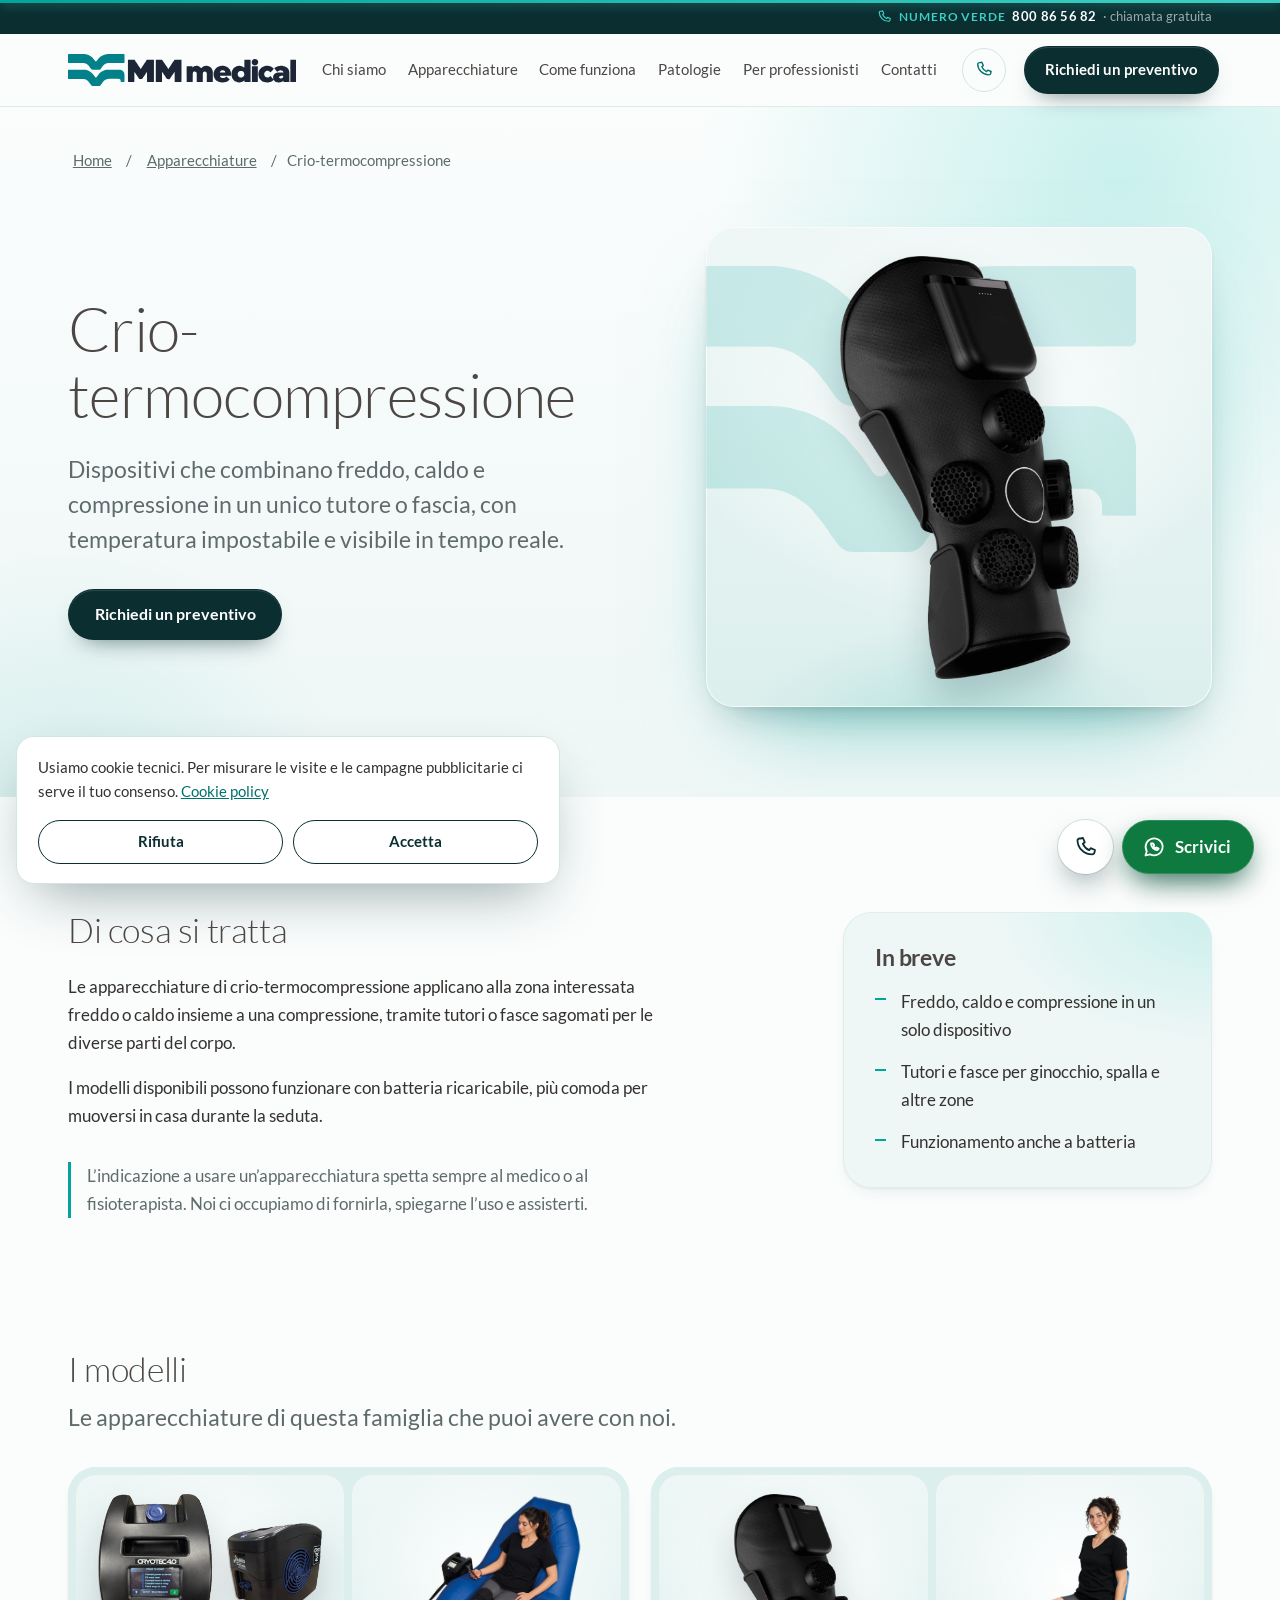
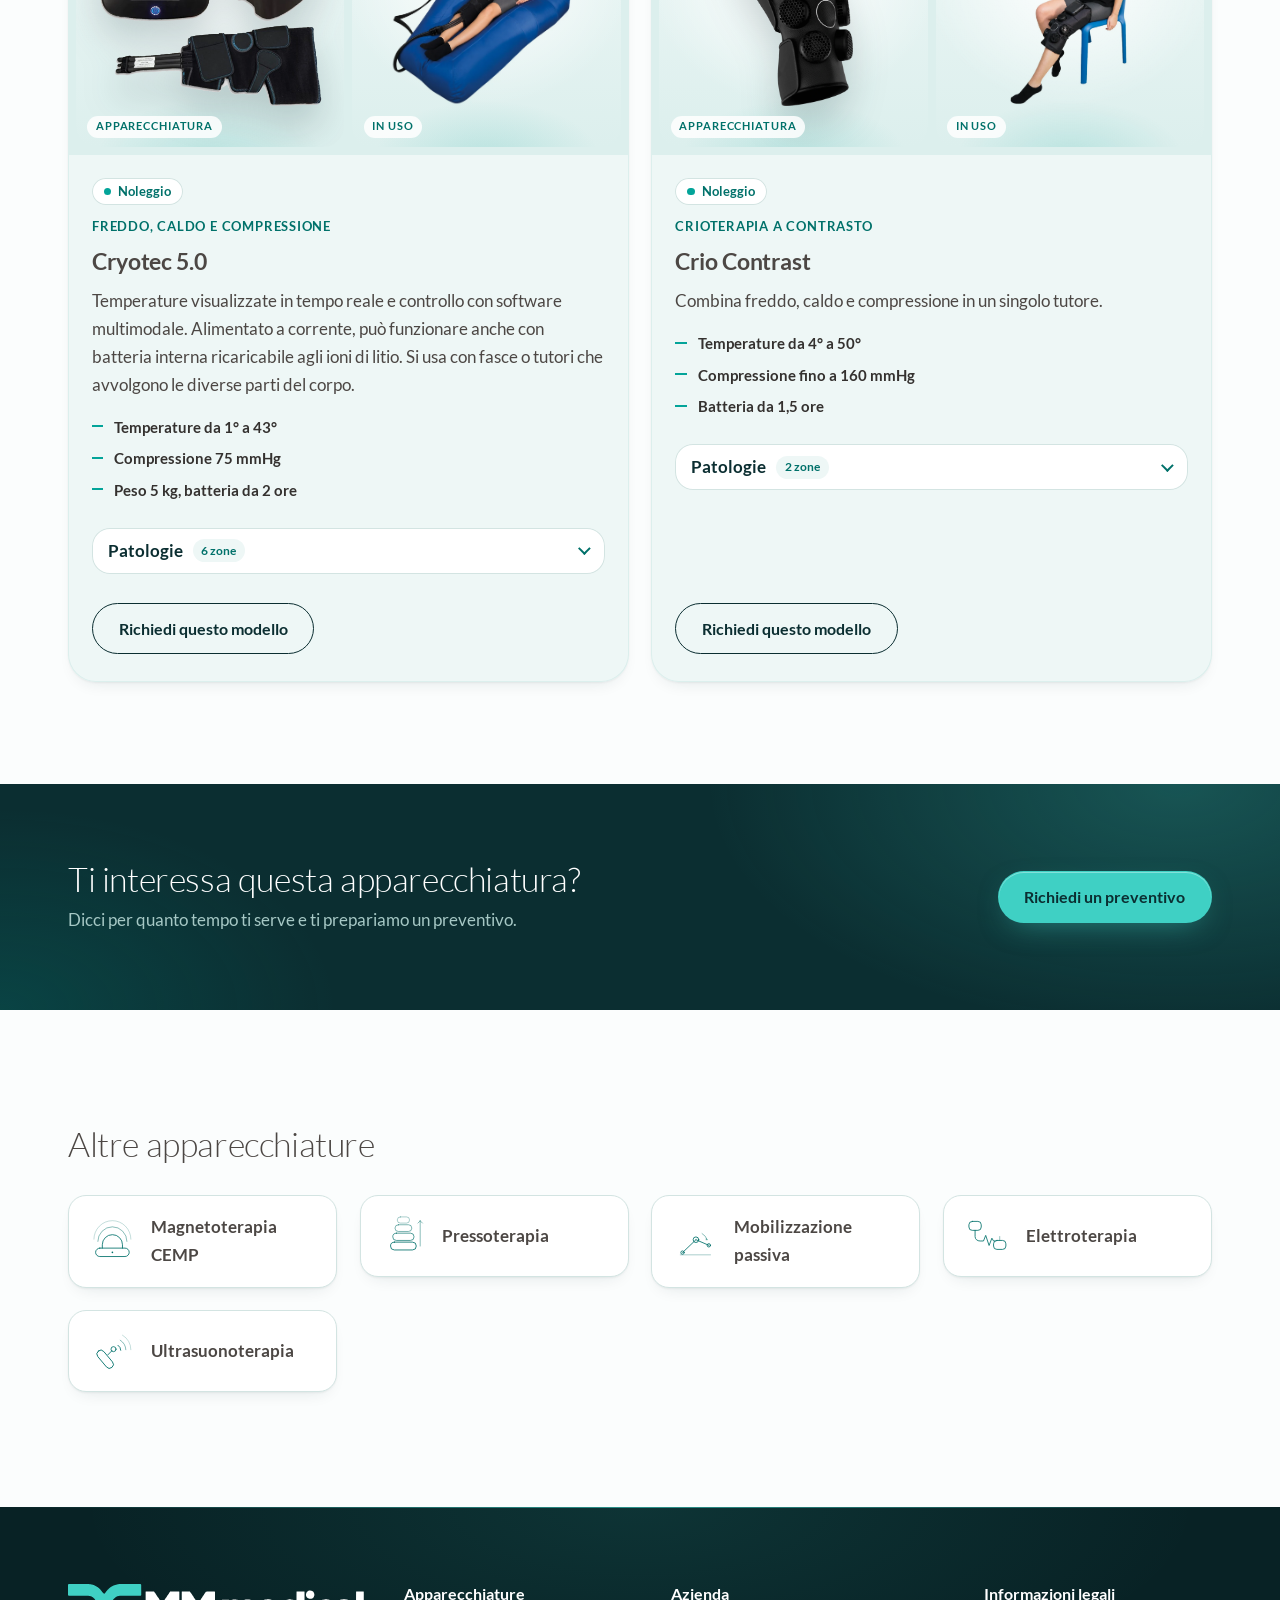
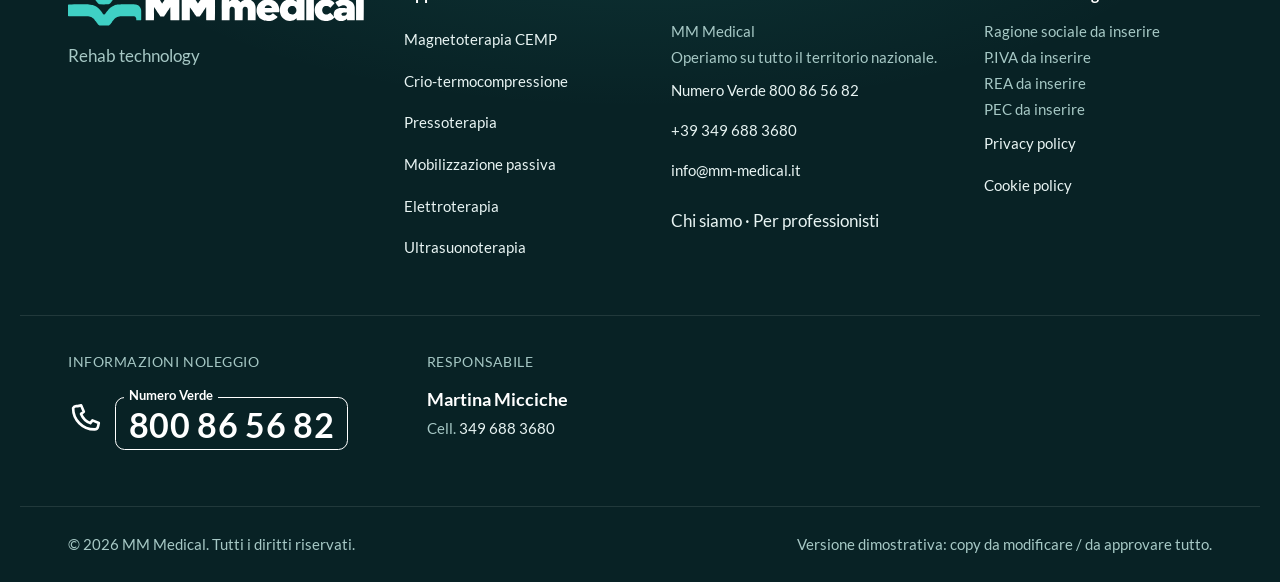
<file: apparecchiature/crio-termocompressione/index.html>
<!DOCTYPE html><html lang="it"><head><meta name="robots" content="noindex, nofollow"><meta charset="utf-8"><meta name="viewport" content="width=device-width, initial-scale=1"><title>Noleggio crioterapia e termocompressione | MM Medical</title><meta name="description" content="Crio-termocompressione: Cryotec 5.0 e Crio Contrast, freddo, caldo e compressione in un unico tutore. Operiamo su tutto il territorio nazionale."><link rel="canonical" href="https://www.mmmedical.it/apparecchiature/crio-termocompressione/"><link rel="icon" href="/favicon.svg" type="image/svg+xml"><meta name="theme-color" content="#0b2e31"><script>document.documentElement.classList.add('js');</script><script>
      // Page transitions: only the photo that travels (clicked card <-> device hero) gets a transition name,
      // so every other photo fades with the page. Browsers without these events simply skip the effect.
      (function () {
        var slug = function (u) { var m = new URL(u, location.href).pathname.match(/^\/apparecchiature\/([^\/]+)\/?$/); return m ? m[1] : null; };
        var photo = function (s, home) { return home ? document.querySelector('[data-device="' + s + '"] .ph') : document.querySelector('.stage .photo'); };
        var name = function (el, s) { if (el) el.style.viewTransitionName = 'dev-' + s; };
        addEventListener('pageswap', function (e) {
          if (!e.viewTransition || !e.activation) return;
          var to = new URL(e.activation.entry.url), here = slug(location.href), dest = slug(to.href);
          if (dest && !here) name(photo(dest, true), dest);
          else if (here && to.pathname === '/') name(photo(here, false), here);
        });
        addEventListener('pagereveal', function (e) {
          if (!e.viewTransition || !window.navigation || !navigation.activation || !navigation.activation.from) return;
          var from = new URL(navigation.activation.from.url), here = slug(location.href), prev = slug(from.href);
          if (here && from.pathname === '/') name(photo(here, false), here);
          else if (!here && prev) name(photo(prev, true), prev);
        });
      })();
    </script><link rel="alternate" hreflang="it" href="https://www.mmmedical.it/apparecchiature/crio-termocompressione/"><link rel="alternate" hreflang="x-default" href="https://www.mmmedical.it/apparecchiature/crio-termocompressione/"><meta property="og:type" content="website"><meta property="og:locale" content="it_IT"><meta property="og:site_name" content="MM Medical"><meta property="og:title" content="Noleggio crioterapia e termocompressione | MM Medical"><meta property="og:description" content="Crio-termocompressione: Cryotec 5.0 e Crio Contrast, freddo, caldo e compressione in un unico tutore. Operiamo su tutto il territorio nazionale."><meta property="og:url" content="https://www.mmmedical.it/apparecchiature/crio-termocompressione/"><meta property="og:image" content="https://www.mmmedical.it/og.jpg"><meta property="og:image:width" content="1200"><meta property="og:image:height" content="630"><meta property="og:image:alt" content="MM Medical: noleggio di apparecchiature per la riabilitazione"><meta name="twitter:card" content="summary_large_image"><meta name="twitter:image" content="https://www.mmmedical.it/og.jpg"><script type="application/ld+json">{"@context":"https://schema.org","@type":"LocalBusiness","name":"MM Medical","url":"https://www.mmmedical.it","telephone":"+39 349 688 3680","email":"info@mm-medical.it","description":"Crio-termocompressione: Cryotec 5.0 e Crio Contrast, freddo, caldo e compressione in un unico tutore. Operiamo su tutto il territorio nazionale.","areaServed":{"@type":"Country","name":"Italia"}}</script><script type="application/ld+json">{"@context":"https://schema.org","@type":"BreadcrumbList","itemListElement":[{"@type":"ListItem","position":1,"name":"Home","item":"https://www.mmmedical.it/"},{"@type":"ListItem","position":2,"name":"Apparecchiature","item":"https://www.mmmedical.it/#apparecchiature"},{"@type":"ListItem","position":3,"name":"Crio-termocompressione","item":"https://www.mmmedical.it/apparecchiature/crio-termocompressione/"}]}</script><link rel="stylesheet" href="/_astro/Base.BahkarRi.css"><style>.bodymap[data-astro-cid-vk6je62c]{width:100%;height:auto;display:block;overflow:visible}.ground[data-astro-cid-vk6je62c]{fill:#0b2e3114}.sil[data-astro-cid-vk6je62c],.head[data-astro-cid-vk6je62c]{fill:#fff;stroke:#00716a52;stroke-width:2px;stroke-linejoin:round;vector-effect:non-scaling-stroke}.spine[data-astro-cid-vk6je62c]{fill:none;stroke:#00716a2e;stroke-width:2px;stroke-dasharray:3 6;stroke-linecap:round}.zone[data-astro-cid-vk6je62c]{cursor:pointer;outline:none}.region[data-astro-cid-vk6je62c]{fill:var(--teal-glow);stroke:var(--teal-glow);opacity:0;transition:opacity .3s var(--ease)}.dot[data-astro-cid-vk6je62c]{fill:var(--teal);stroke:#fff;stroke-width:2.5px;transform-box:fill-box;transform-origin:50%;transition:transform .3s var(--ease), fill .3s}.pulse[data-astro-cid-vk6je62c]{fill:none;stroke:var(--teal);stroke-width:1.5px;opacity:0;transform-box:fill-box;transform-origin:50%}.hit[data-astro-cid-vk6je62c]{fill:#0000}.zone[data-astro-cid-vk6je62c].on .region[data-astro-cid-vk6je62c],.zone[data-astro-cid-vk6je62c]:hover .region[data-astro-cid-vk6je62c],.zone[data-astro-cid-vk6je62c]:focus-visible .region[data-astro-cid-vk6je62c]{opacity:.4}.zone[data-astro-cid-vk6je62c].on .dot[data-astro-cid-vk6je62c],.zone[data-astro-cid-vk6je62c]:hover .dot[data-astro-cid-vk6je62c],.zone[data-astro-cid-vk6je62c]:focus-visible .dot[data-astro-cid-vk6je62c]{fill:var(--ink);transform:scale(1.35)}.zone[data-astro-cid-vk6je62c]:focus-visible .hit[data-astro-cid-vk6je62c]{stroke:var(--teal-deep);stroke-width:2px;stroke-dasharray:4 4}.is-mini[data-astro-cid-vk6je62c] .sil[data-astro-cid-vk6je62c],.is-mini[data-astro-cid-vk6je62c] .head[data-astro-cid-vk6je62c]{stroke-width:1.25px}.is-mini[data-astro-cid-vk6je62c] .region[data-astro-cid-vk6je62c]{opacity:.85;fill:var(--teal);stroke:var(--teal)}.is-mini[data-astro-cid-vk6je62c] .dot[data-astro-cid-vk6je62c]{fill:var(--ink);stroke-width:1px;transform:scale(2.4)}.is-mini[data-astro-cid-vk6je62c] .spine[data-astro-cid-vk6je62c]{display:none}.is-figure[data-astro-cid-vk6je62c] .sil[data-astro-cid-vk6je62c],.is-figure[data-astro-cid-vk6je62c] .head[data-astro-cid-vk6je62c]{stroke-width:1.5px}.is-figure[data-astro-cid-vk6je62c] .region[data-astro-cid-vk6je62c]{opacity:.5}.is-figure[data-astro-cid-vk6je62c] .dot[data-astro-cid-vk6je62c]{fill:var(--teal-deep);stroke-width:2px;transform:scale(1.5)}.is-figure[data-astro-cid-vk6je62c] .spine[data-astro-cid-vk6je62c]{display:none}@media (prefers-reduced-motion:no-preference){.is-interactive[data-astro-cid-vk6je62c] .pulse[data-astro-cid-vk6je62c]{animation:bm-pulse 2.6s var(--ease) infinite}.is-interactive[data-astro-cid-vk6je62c] .zone[data-astro-cid-vk6je62c]:nth-of-type(2n) .pulse[data-astro-cid-vk6je62c]{animation-delay:.65s}.is-interactive[data-astro-cid-vk6je62c] .zone[data-astro-cid-vk6je62c]:nth-of-type(3n) .pulse[data-astro-cid-vk6je62c]{animation-delay:1.3s}.is-interactive[data-astro-cid-vk6je62c] .zone[data-astro-cid-vk6je62c]:hover .pulse[data-astro-cid-vk6je62c],.is-interactive[data-astro-cid-vk6je62c] .zone[data-astro-cid-vk6je62c].on .pulse[data-astro-cid-vk6je62c]{animation:none}}@keyframes bm-pulse{0%{opacity:.7;transform:scale(1)}70%,to{opacity:0;transform:scale(3)}}
</style><link rel="stylesheet" href="/_astro/_slug_.CMBwmDP9.css"></head><body><a class="skip" href="#main">Vai al contenuto</a><header class="site-header" data-astro-cid-nen7h5rs><div class="topline" data-astro-cid-nen7h5rs><div class="wrap tl-in" data-astro-cid-nen7h5rs><a class="tl-tf" href="tel:800865682" aria-label="Numero Verde 800 86 56 82, chiamata gratuita" data-astro-cid-nen7h5rs><svg class="i" viewBox="0 0 24 24" fill="none" stroke="currentColor" stroke-width="1.8" stroke-linecap="round" stroke-linejoin="round" aria-hidden="true"><path d="M6.6 3.5 9 3l1.8 4.3-1.9 1.5a11.5 11.5 0 0 0 6.3 6.3l1.5-1.9L21 15l-.5 2.4a2.5 2.5 0 0 1-2.5 2c-8 0-14.5-6.5-14.5-14.5a2.5 2.5 0 0 1 2.1-1.4z"></path></svg><span class="tl-lbl" data-astro-cid-nen7h5rs>Numero Verde</span> <strong data-astro-cid-nen7h5rs>800 86 56 82</strong><span class="tl-free" data-astro-cid-nen7h5rs>· chiamata gratuita</span></a></div></div><div class="wrap bar" data-astro-cid-nen7h5rs><a class="brand" href="/" aria-label="MM Medical, home" data-astro-cid-nen7h5rs><svg class="logo" viewBox="99.5 168.3 1407.2 197.2" role="img" aria-label="MM Medical" xmlns="http://www.w3.org/2000/svg"><path fill="var(--logo-mark, #02818B)" fill-rule="evenodd" d="M 103 168.5 c -1.67 0.67 -2.67 1.33 -3.17 2.67 -0.33 0.67 -0.33 1 -0.33 24.5 0 15.67 0 24 0.17 24.33 0.5 1.5 2 3 3.67 3.5 0.33 0.17 13.83 0.17 45.5 0.33 26.67 -0 45.83 -0 47 0.17 3.33 0.17 9 1.5 12.5 2.83 3.83 1.33 9.83 5.33 14.17 9.33 3 2.67 3.67 3.33 6.83 7.33 1.5 2 3 3.83 3.33 4.17 1 1.33 5.67 7.67 7.17 10 0.83 1.17 3.33 3.67 4.67 4.67 1.33 0.83 3.17 1.83 4.83 2.17 l 1.33 0.33 20.17 0.17 c 11.67 -0 20.67 -0 21.17 -0.17 4.17 -0.83 7.67 -3 10 -6.33 0.5 -0.67 1.17 -1.67 1.5 -2.17 0.33 -0.33 1.67 -2 2.83 -3.67 1.17 -1.67 2.5 -3.5 3 -4.17 0.67 -0.67 1.67 -2 2.33 -2.83 2.5 -3.33 7.5 -9 10 -11.17 3.17 -2.83 8.17 -5.83 12.5 -7.67 3.33 -1.33 8.67 -2.5 12.67 -2.83 1.5 -0.17 17.5 -0.17 49.67 -0.17 l 47.5 -0.17 0.83 -0.33 c 1.33 -0.67 1.83 -1.17 2.5 -2.33 l 0.5 -1 0 -23.17 c 0 -12.67 -0.17 -23.67 -0.17 -24.33 -0.17 -1.83 -0.67 -2.67 -2.17 -3.5 l -1 -0.67 -48 -0 c -29.33 -0 -49.17 -0 -51.17 0.17 -5.67 0.33 -10.67 1 -17 2.67 -6.5 1.5 -9.5 2.67 -16.5 6 -5.5 2.67 -12.67 7.5 -16.17 10.83 -0.33 0.5 -1.83 1.83 -3.33 3.33 -1.5 1.33 -3.5 3.33 -4.33 4.5 -2.83 3.17 -8.5 10.5 -11.33 14.67 -1.67 2.67 -3 3.33 -5.67 3.33 -2.17 -0 -3.33 -0.83 -5.33 -3.67 -3.33 -4.67 -3.67 -5.17 -6.83 -9 -1.33 -1.67 -2.67 -3.33 -3 -3.67 -2.5 -3.33 -7.83 -8.67 -11.5 -11.5 -0.33 -0.17 -1.17 -0.83 -1.83 -1.33 -0.67 -0.5 -2 -1.5 -2.83 -2 -0.83 -0.67 -2.17 -1.5 -3 -2.17 -1.67 -1 -4.5 -2.67 -6.33 -3.5 -0.67 -0.33 -2.5 -1.17 -3.83 -1.83 -3.33 -1.5 -6.83 -2.67 -10.33 -3.67 -0.83 -0.17 -2.17 -0.5 -3 -0.67 -1 -0.33 -2.33 -0.67 -3.17 -0.83 -0.83 -0.17 -2 -0.33 -2.33 -0.5 -0.33 -0 -2.5 -0.33 -4.67 -0.67 l -3.83 -0.5 -47.83 -0 c -38.83 -0 -47.83 -0 -48.33 0.17z M 117.17 265 l -14.5 -0 -0.83 0.67 c -0.5 0.33 -1.17 1 -1.33 1.33 -1 1.17 -1 -0.5 -1 26.17 0 27.67 -0.17 25.83 1.33 27.17 1.33 1.33 -3.33 1.17 47.33 1.33 32 -0 45.5 -0 46.83 0.17 3 0.33 8 1.33 10.67 2.33 2.5 0.83 6.67 2.83 7.83 3.67 2 1.5 3.83 2.67 5 3.5 3.5 2.5 4.83 3.67 7.67 7.33 1.17 1.5 3.67 4.5 5.17 6.33 1.67 2.17 4.5 6 5.67 8.17 0.5 0.83 1.5 2.17 2.33 3.17 0.67 1 1.67 2.33 2.17 3 1.5 2.33 3 3.5 5.83 5 2.33 1.17 1.83 1.17 22.67 1.17 19.67 -0 22.5 -0.17 24.17 -0.67 2.33 -0.67 5.67 -3.17 6.83 -5 1.17 -1.67 2.83 -4.17 4.33 -6.33 1.17 -1.5 2.5 -3.33 3 -4.17 2.83 -3.83 3.33 -4.67 4.5 -6.33 0.83 -1 2 -2.33 2.5 -3.17 0.67 -0.83 1.5 -1.83 1.83 -2.17 1.83 -2.5 5.67 -6 8.5 -7.83 0.83 -0.5 1.67 -1 1.83 -1.17 0.17 -0.17 0.83 -0.5 1.5 -0.83 0.5 -0.33 1.17 -0.67 1.67 -1 3.33 -2.33 11.17 -4.5 17.5 -5 4.33 -0.33 60.83 -0.33 64.83 -0 3.5 0.33 4.67 0.67 7 2.67 1.83 1.67 2.83 3.17 3.33 4.67 0.67 1.83 0.83 3 0.83 7 0 3.17 0 3.5 0.33 3.83 l 0.33 0.33 10.67 0.17 c 11.5 -0 11.67 -0 12.17 -0.83 0.17 -0.5 0.33 -42.33 0 -45.67 -0.33 -5 -1 -7.67 -3.17 -11.83 -3.83 -7.67 -8.5 -11.83 -18 -15.5 -2 -0.83 -5.33 -1.5 -9 -1.67 -3.17 -0.17 -60.83 -0.17 -70.17 -0 -3.83 -0 -7.33 0.17 -7.67 0.33 -0.5 -0 -2 0.33 -3.5 0.5 -1.33 0.17 -3.33 0.5 -4.17 0.83 -0.83 0.17 -2 0.5 -2.33 0.5 -2 0.33 -9 2.67 -12 4 -6 2.83 -7.33 3.5 -10 5.33 -4.5 2.83 -5.5 3.67 -10.33 7.83 -3.33 2.83 -3.67 3.17 -7.67 8 -0.83 1 -2.17 2.67 -3.17 4 -1 1.17 -2.5 3 -3.33 4.17 -0.67 1.17 -1.83 2.67 -2.17 3.17 -0.5 0.67 -1.67 2.33 -2.67 3.5 -3.67 5.33 -4.33 6 -7.33 6 -1.5 -0 -2.5 -0.33 -3.33 -1.17 -1.33 -1.33 -4.5 -5.83 -7.83 -10.67 -1.17 -1.83 -2.33 -3.5 -3.5 -4.67 -1.67 -1.83 -4.67 -5.33 -7.17 -8.17 -1 -1.5 -1.67 -2 -3.5 -3.67 -0.83 -0.67 -2 -1.67 -2.67 -2.33 -3.33 -2.83 -9.67 -7.33 -12 -8.33 -0.33 -0.17 -1.17 -0.5 -1.83 -1 -1.5 -0.83 -5.17 -2.5 -7 -3.17 -0.83 -0.33 -2.17 -0.83 -2.83 -1.17 -0.83 -0.33 -2.17 -0.67 -3 -0.83 -0.83 -0.17 -2 -0.5 -2.67 -0.67 -4.67 -1.33 -10.17 -2.17 -15.33 -2.33 -3.5 -0.17 -53.17 -0.17 -81.17 -0z"></path><path fill="var(--logo-word, #1D2637)" fill-rule="evenodd" d="M 1249 199.17 c -3.5 0.33 -8.17 2.5 -10.5 4.67 -1.5 1.33 -4 4.5 -4.67 5.83 -2 4 -2.67 8.83 -1.83 14 0.83 4.17 3.5 8.33 7.17 11.17 3.83 2.83 7 3.67 12.5 3.67 7.17 -0 12.67 -2.67 16.33 -8 1.5 -2.5 2.83 -5.67 3.17 -7.83 0.17 -0.5 0.17 -1.67 0.33 -2.33 0.83 -6 -3 -14.33 -8.17 -17.67 -4.33 -2.67 -9.5 -4 -14.33 -3.5z M 469.33 204.33 l -0.5 0.5 0 67.5 0.17 67.33 0.33 0.33 c 0.17 0.17 0.83 0.33 2.67 0.33 2.83 0.17 35.5 0.17 35.83 -0 0.83 -0.17 0.83 0.83 0.83 -30.83 0 -28.17 0 -30 0.33 -30.33 0.33 -0.5 0.67 -0.33 1.5 1.17 0.33 0.67 1.33 2 2.17 3.33 2.17 2.67 2.67 3.5 5.33 7.33 1 1.67 2.17 3.5 2.5 4 2 3.17 5.5 8.33 6.83 10.17 0.83 1.33 1.83 2.83 2.5 3.5 0.5 0.83 2.67 4 4.67 7 2.17 3.17 4 6 4.33 6.33 0.33 0.33 1 0.67 1.67 0.83 0.83 0.33 1.17 0.33 7.33 0.33 5.67 -0 6.5 -0 7.17 -0.33 0.67 -0.33 2 -1.67 3 -3.17 0.5 -0.5 1.67 -2.5 3 -4.17 1.17 -1.83 2.67 -4 3.33 -5 1.67 -2.5 3.5 -5.17 4.17 -6.33 0.83 -1.33 4.5 -6.67 5.83 -8.67 0.67 -0.83 1.5 -2 1.83 -2.67 0.83 -1 3.17 -4.67 4.83 -7.33 1.83 -2.67 4.33 -6.33 4.67 -6.5 0.83 -0.5 0.83 -1.83 0.83 30.33 0.17 21.5 0.17 30.17 0.33 30.5 0.17 0.17 0.33 0.33 0.67 0.5 0.17 -0 9.5 -0 20.67 -0 l 20.17 -0 0.33 -0.33 0.5 -0.33 0 -67.5 0 -67.33 -0.5 -0.5 -0.5 -0.33 -20.83 -0 c -14.33 -0 -21 -0 -21.33 0.17 -0.83 0.33 -1.67 1.67 -7.17 9.67 -1.5 2.17 -3.83 5.67 -5.33 7.67 -1.33 2.17 -2.67 4.17 -3 4.5 -0.67 1.17 -2.33 3.67 -2.83 4.67 -0.33 0.5 -0.83 1.33 -1.33 1.83 -5.17 7.5 -8 12 -9.83 14.83 -1 1.5 -2.5 4 -3.5 5.33 -1 1.5 -2.33 3.67 -3 4.67 -1.5 2.33 -2 2.83 -2.5 2.83 -0.33 -0 -2 -2.33 -4.17 -5.83 -0.33 -0.67 -1.5 -2.33 -2.5 -3.67 -1 -1.33 -2.33 -3.5 -3.33 -4.83 -0.83 -1.33 -2.5 -3.83 -3.67 -5.67 -1.17 -1.67 -2.67 -4 -3.5 -5.17 -5.83 -8.67 -9.5 -14.17 -12.67 -18.83 -1 -1.5 -2.67 -3.83 -3.67 -5.33 -3.67 -5.33 -4.33 -6.17 -4.83 -6.5 l -0.5 -0.33 -19.5 -0 -19.5 -0 -0.33 0.33z M 1187.33 204.17 c -0.33 0.17 -0.5 0.33 -0.5 0.5 -0.17 -0 -0.17 11 -0.33 24.17 0 17.83 -0.17 24.17 -0.17 24.17 -0.5 0.33 -0.67 0.17 -1.83 -0.83 -1.5 -1.33 -4 -3.33 -5.5 -4 -0.5 -0.33 -1.67 -1 -2.33 -1.33 -2 -1.33 -5.83 -3 -7.67 -3.67 -2.17 -0.67 -8 -1.83 -10.33 -2 -3.17 -0.33 -6.5 -0 -10.5 0.67 -6.33 1 -7.67 1.33 -12.83 3.67 -2 1 -7.17 4 -8.33 4.83 -4.17 3.33 -7.5 6.83 -11.17 11.5 -2.5 3.33 -6 11.5 -7.33 17.5 -2.5 10.33 -2.17 19.33 1.33 31.67 0.33 1.33 1.83 4.5 3.33 7.67 0.83 1.67 1.33 2.33 4 6.17 4.5 6.33 11.5 11.83 19 15 7.17 3 12.33 4 20.33 3.83 8.83 -0.33 15.33 -2.33 22.5 -7 1.17 -0.83 4.67 -3.67 5.83 -4.67 1.83 -1.83 2 -1.5 2.5 5 0.17 2.83 0.33 3.33 1 3.67 0.17 0.17 4.83 0.17 17.83 0.17 l 17.67 -0 0.33 -0.33 0.5 -0.5 0 -67.5 0 -67.5 -0.33 -0.5 -0.5 -0.33 -17.67 -0 c -9.83 -0 -17.83 -0 -18 -0 -0.33 -0.17 -0.67 -0 -0.83 -0z m -17.17 68.83 c 1.33 0.17 2.83 0.5 3.33 0.67 0.5 0.33 1.17 0.5 1.5 0.5 0.83 0.17 3.67 2.5 5.33 4.17 5.17 5.17 7.17 12.83 5 20.17 -1.17 3.33 -2 5.17 -3.83 7.17 -2.17 2.33 -4.33 3.83 -7.83 5.67 -4.67 2.17 -11 2.17 -16.33 -0.17 -2 -0.83 -5 -2.83 -6.5 -4.5 -2.5 -2.67 -3.83 -5 -5.17 -9.83 l -0.5 -1.83 0 -3.33 0.17 -3.5 0.67 -1.67 c 0.33 -1 1 -2.33 1.33 -3 0.5 -0.67 1.17 -1.83 1.5 -2.5 1.17 -2.17 4.5 -5.17 7 -6.5 3.67 -1.83 9.5 -2.5 14.33 -1.5z M 641 204.5 l -0.33 0.33 -0.17 67.33 0 67.33 0.5 0.5 0.33 0.33 9.5 -0 c 5.17 -0 13.5 -0 18.5 0.17 8.67 -0 9 -0 9.33 -0.33 l 0.33 -0.33 0 -29 c 0.17 -15.83 0.17 -29.5 0.33 -30.17 0.17 -2.33 0.5 -2 3.33 2.33 3 4.17 4 5.83 5.5 7.83 0.83 1 2.5 3.67 4 5.67 1.33 2 3 4.5 3.67 5.5 0.67 1 1.83 2.5 2.33 3.33 0.67 1 1.33 2.17 1.67 2.5 0.33 0.5 2.33 3.5 4.33 6.5 4.67 6.83 5.17 7.5 6.17 8.17 1 0.67 1.5 0.67 8.17 0.67 6.5 -0.17 6.5 -0.17 8.17 -1.5 1.17 -1.17 6.17 -8.17 7 -10 0.33 -0.33 1.17 -1.67 2 -3 0.83 -1.17 2.17 -3.17 3.17 -4.5 0.83 -1.33 2.17 -3.17 2.67 -4.17 1.67 -2.17 4.5 -6.33 5.5 -8.17 2.17 -3.5 2.5 -4 3.33 -5.17 0.5 -0.5 1.17 -1.5 1.5 -2 0.5 -0.5 1.5 -2 2.33 -3.17 1.67 -2.5 2.17 -2.83 2.5 -2.17 0.17 0.5 0.33 15.17 0.17 44.83 0 10.5 0 15.5 0.17 15.67 0.17 0.17 0.5 0.33 0.83 0.5 0.67 0.17 40 0.17 40.33 -0 0.83 -0.17 0.83 3.67 0.83 -67.83 0 -48.5 0 -67.17 -0.17 -67.5 -0.17 -0.33 -0.33 -0.5 -0.5 -0.67 -0.33 -0.17 -37.5 -0.17 -40.17 -0 -2.17 0.17 -2.67 0.33 -3.83 2.17 -2.17 3.5 -3.67 5.67 -4.67 7.17 -1.17 1.33 -2.67 3.5 -4.17 6.17 -0.33 0.67 -1.33 2.17 -2.17 3.17 -1.83 2.67 -4.5 6.67 -6.67 9.83 -0.83 1.33 -1.83 3 -2.33 3.5 -0.33 0.67 -1.5 2.33 -2.33 3.67 -1.67 2.5 -2.67 3.83 -6 8.67 -1.17 1.67 -2.67 4 -3.5 5.17 -4 6.33 -4.33 6.83 -5.17 6.33 0 -0.17 -0.67 -0.83 -1.17 -1.67 -0.5 -0.83 -1.17 -2.17 -1.67 -2.83 -1.5 -2.33 -5.33 -7.83 -8.5 -12.83 -1.83 -2.5 -4 -5.67 -5 -7.17 -1.67 -2.5 -2.5 -3.67 -4 -6.33 -0.5 -0.67 -1.33 -2 -2 -2.83 -0.67 -0.83 -1.5 -2 -2 -2.5 -1.83 -2.67 -5 -7.33 -7.83 -11.5 -3 -4.83 -4.67 -7 -5.33 -7.5 -0.67 -0.67 -3.67 -0.83 -21.67 -0.83 -16.33 -0 -16.83 -0 -17.17 0.33z M 1470.17 204.67 c -0.17 0.33 -0.33 3.67 -0.33 67.5 0 36.83 0 67.33 0.17 67.67 0 0.33 0.17 0.5 0.33 0.67 0.33 0.17 5.17 0.17 17.67 0.17 17.33 -0 17.33 -0 17.83 -0.33 0.17 -0.17 0.5 -0.5 0.5 -0.67 0.17 -0.33 0.17 -24.33 0.17 -53.5 0 -29.17 0 -55.83 0 -59.33 0.17 -3.5 0.17 -9.67 0 -14 l 0 -7.67 -0.5 -0.5 -0.5 -0.5 -17.5 -0 -17.5 -0 -0.33 0.5z M 1045.83 241.17 c -0.33 -0 -1.5 0.17 -2.67 0.33 -1.33 0.17 -2.67 0.33 -3.17 0.5 -1.17 -0 -6.33 1.33 -8 1.83 -10 3.33 -18.17 9 -24.5 17 -3.67 4.5 -7 10.67 -8.5 16.17 -0.33 1 -0.67 2.17 -0.83 2.83 -0.33 1.33 -1.17 5.17 -1.33 7 -0.5 4.17 0 14 0.67 17 0.17 0.33 0.33 1.17 0.5 1.67 0 0.67 0.5 2 0.83 3.17 0.5 1.17 1 2.67 1.17 3.17 1 3 3.17 7 6.33 11.33 3.83 5.33 5.17 6.67 10.17 10.5 4 2.83 6.5 4.33 11 6 7.83 3.33 14.33 4.5 24.5 4.33 7.83 -0 12.67 -0.67 20.33 -2.83 2.33 -0.67 6.83 -2.67 9.33 -4 1.33 -0.83 6 -3.83 7.17 -4.83 2.67 -2.17 7.5 -7.17 7.5 -7.67 0 -0.5 -1.33 -1.83 -4.67 -4.33 -1.5 -1.17 -3 -2.33 -3.33 -2.67 -0.5 -0.33 -1.17 -1 -1.67 -1.33 -0.67 -0.33 -1.5 -1 -2.17 -1.5 -6.33 -4.83 -9.83 -7.5 -10.5 -7.5 -0.17 -0 -1.17 0.83 -2.67 2.33 -4.33 4.17 -7 5.67 -12.5 6.5 -4 0.67 -8 0.33 -11.83 -0.67 -4.67 -1.33 -9.67 -5.67 -11.17 -9.5 -0.17 -0.67 -0.5 -1.33 -0.5 -1.5 -0.33 -0.67 0.17 -1.17 0.83 -1.33 0.33 -0.17 14.17 -0.17 30.83 -0.17 32.5 -0 35.83 -0 36.17 -0.17 0.5 -0.17 0.67 -1 1 -4.17 0.67 -6.33 0 -15.83 -1.67 -20.83 -0.17 -0.83 -0.83 -2.5 -1.17 -3.67 -1 -3.17 -1.67 -4.67 -3.67 -8.33 -1.5 -2.5 -2.67 -4.17 -4.17 -6 -0.83 -0.83 -1.83 -2.17 -2.5 -2.83 -2.83 -3.5 -7.67 -7 -14 -10.17 -4.17 -2.17 -10.83 -4.33 -15.17 -5 -1 -0 -2.33 -0.33 -3 -0.5 -1 -0.17 -11.33 -0.5 -13 -0.17z m 8.5 27.67 c 4.67 0.67 8.5 2.5 10.83 4.83 1.33 1.5 2.17 2.67 3.17 5.33 1 2.33 0.83 2.83 -0.5 3.17 -1.17 0.17 -31.5 0.17 -32 -0.17 -0.5 -0.33 -0.5 -0.67 0 -2.33 0.67 -2.17 1.83 -4.33 3.33 -5.67 2.83 -2.83 6.5 -4.67 10.33 -5.17 2.33 -0.33 2.5 -0.33 4.83 -0z M 1322 241.17 c -2 0.17 -5.5 0.67 -8.67 1.5 -1 0.17 -2.33 0.5 -2.67 0.5 -2.5 0.5 -5.83 1.83 -9.5 3.67 -4.33 2.17 -7.17 3.83 -8.5 5.17 -0.67 0.67 -2 1.67 -2.83 2.33 -2 1.67 -3.83 3.67 -7.5 8 -1 1.33 -2.5 3.83 -4 6.83 -0.5 1.33 -1.17 2.5 -1.17 2.5 -0.5 0.67 -2.5 6.33 -2.83 8.17 -1.17 6.17 -1.5 9 -1.5 13 0.17 7.83 1.67 14.33 4.67 21.17 1.17 2.67 1.33 3.17 2.5 5 3.83 6.17 8.5 11.33 14 15.17 3.33 2.17 4 2.67 10.67 5.83 2.5 1.17 6 2.17 11 3 7.5 1.33 18.67 1.17 24 -0.5 0.67 -0.17 2.33 -0.67 3.83 -1 3.17 -0.83 4.67 -1.33 7.83 -2.83 6 -3 10.83 -6.5 14.33 -10.5 0.67 -1 1 -0.83 2.17 0.83 1.33 2 3 3.83 5.17 5.83 2.33 2.17 3 2.67 5.5 4 2.67 1.5 3.17 1.83 5 2.33 5.5 2 8.67 2.5 15.33 2.5 5.83 -0 9.67 -0.67 14.83 -2.33 0.83 -0.33 1.5 -0.5 1.67 -0.5 0.33 -0 3.83 -1.83 5 -2.67 1.33 -0.83 2.33 -1.67 4.33 -3.5 1.33 -1.17 1.5 -1.33 2 -1 0.33 0.17 0.5 1.83 0.5 4.33 0 2 0.17 2.5 1 2.67 0.5 0.17 34.5 0.17 35 -0.17 0.5 -0 0.67 -0.83 0.5 -1.83 0 -0.33 0 -13.67 0 -29.33 l -0.17 -28.67 -0.33 -2.5 c -0.33 -1.5 -0.67 -3.17 -0.83 -3.83 -0.67 -2.33 -1.33 -5 -1.33 -5.17 0 -0.17 -0.33 -0.83 -0.67 -1.5 -0.33 -0.83 -0.67 -1.83 -0.83 -2.17 -1.17 -2.33 -3.17 -6 -4.33 -7.67 -1 -1.17 -3 -3.17 -4.83 -4.67 -5 -4.17 -10.17 -6.83 -17.67 -9.5 -1.5 -0.5 -6.5 -1.5 -8.67 -1.83 -0.83 -0.17 -2.33 -0.33 -3.17 -0.5 -3.83 -0.5 -13 -0.33 -17 0.17 -0.83 0.17 -1.83 0.33 -2.5 0.5 -1 -0 -3.67 0.67 -6.33 1.33 -0.67 0.17 -1.67 0.5 -2.33 0.67 -0.5 -0 -1.5 0.33 -2.17 0.67 -0.67 0.33 -1.33 0.5 -1.5 0.5 -0.33 -0 -4.67 2 -7.67 3.67 -3.17 1.5 -6.83 4 -9 6 -1.33 1.33 -1.33 1.17 2.17 6.17 0.67 1.17 1.67 2.33 2 2.83 1.5 2.17 4.67 6.33 7.17 9.33 0.67 0.83 1.5 1.83 1.83 2.17 1 1.5 2.17 2.5 2.83 2.5 0.5 -0 1.83 -0.83 3.33 -2.33 2.67 -2.33 7 -4.5 11.67 -5.67 2.17 -0.5 2.5 -0.5 5.5 -0.67 2.67 -0 3.67 -0 4.83 0.17 4.83 1 7.67 2.33 10.33 5.33 1 1 1.83 3 2 5.17 0.67 3.67 0.5 4 -1.67 3.67 -0.83 -0 -3.33 -0.33 -5.67 -0.5 -2.33 -0.17 -5.33 -0.5 -6.5 -0.67 -5.83 -0.5 -16.67 -0.33 -21 0.33 -1.33 0.33 -2.83 0.67 -3.33 0.83 -0.5 0.17 -1.67 0.5 -2.33 0.67 -3 1 -4.83 1.67 -7.33 3.17 -4.5 2.33 -8.83 6.67 -11 10.33 -3 5.5 -3.83 8.83 -3.67 15 0 4.33 0.33 6.67 1.17 9.17 0.83 2.67 0.33 2.67 -2 -0.17 -0.83 -0.67 -1.5 -1.67 -1.83 -1.83 -0.5 -0.5 -1.5 -1.67 -3.17 -3.83 -4.83 -6 -10.17 -11.67 -10.83 -11.67 -0.33 -0 -0.83 0.5 -1.67 1.33 -0.67 0.67 -2 1.83 -2.83 2.33 -0.83 0.5 -1.83 1.33 -2.17 1.67 -1.67 1.17 -4.17 2.33 -6.33 3 -2 0.33 -2.33 0.33 -5 0.33 -4.33 -0 -7.17 -0.67 -10.17 -2.5 -5 -2.83 -7.17 -5.5 -9 -11.17 -1.33 -4.33 -1.33 -9.33 0.17 -14 1.5 -4.5 5.17 -9.17 9.17 -11.17 5.5 -2.83 13.5 -2.83 19.17 0.17 2.5 1.17 4 2.33 6.5 4.83 1.17 1.17 2.17 2.17 2.33 2.17 0.33 -0 1.67 -1.33 4.17 -4 1.17 -1.33 3.17 -3.33 4.33 -4.67 1.17 -1.17 2.67 -2.5 3.33 -3.17 1.17 -1.17 3.17 -3.5 5.33 -6.17 0.67 -0.67 1.67 -1.83 2.17 -2.33 0.83 -0.67 1.17 -1.17 1.17 -1.33 0 -0.67 -0.83 -1.83 -2.67 -3.67 -3.5 -3.5 -6.33 -5.5 -10.83 -8 -0.33 -0.33 -1.17 -0.67 -1.67 -1 -1.67 -1 -4.5 -2.17 -7 -3 -0.33 -0 -1 -0.33 -1.33 -0.5 -0.83 -0.33 -6.17 -1.5 -7.67 -1.67 -0.83 -0.17 -2.17 -0.33 -3.17 -0.5 -2.17 -0.17 -8.33 -0.33 -11.17 -0.17z m 103.83 62.17 c 0.5 0.5 0.5 1 0.33 3.17 -0.33 3.83 -1.17 5.67 -3.83 8.5 -2.17 2.5 -4.83 3.67 -8.67 4.17 -5.33 0.83 -8.83 -0.17 -11.17 -2.67 -2.17 -2.17 -2.67 -4.67 -1.67 -7.17 1.17 -3.67 4.67 -5.67 10.33 -6.17 3 -0.17 14.17 -0 14.67 0.17z M 886.5 241.67 c -1.17 0.17 -2.67 0.5 -3.33 0.67 -0.67 0.17 -1.83 0.5 -2.5 0.67 -1.83 0.5 -4.33 2 -8 4.5 -1 0.67 -2.83 2.33 -3.83 3.33 -0.67 0.83 -1.5 1 -1.5 0.33 -0.17 -0.67 -0.5 -4.5 -0.5 -5.67 0 -1.17 -0.17 -1.5 -1.17 -1.67 -0.83 -0.17 -33.33 -0.5 -34 -0.33 -0.33 0.17 -0.5 0.33 -0.67 0.67 -0.17 0.33 -0.17 12.5 -0.17 48.17 0 46.5 0.17 47.67 0.33 48 l 0.33 0.33 17.83 -0 c 10.33 -0 17.83 -0 18 -0.17 0.33 -0 0.5 -0.33 0.67 -0.5 0 -0.17 0.17 -11.67 0.17 -26.33 l 0.17 -26 0.33 -1.67 c 1.17 -4.67 3.5 -7.67 7.33 -9.33 4.33 -2 9.67 -0.83 13 2.67 1.67 1.67 2.5 3.67 3.17 6.67 l 0.5 2.33 0.17 25.83 c 0 24.5 0 25.83 0.33 26.17 l 0.33 0.33 18 0.17 18.17 -0 0.33 -0.5 c 0.33 -0.33 0.33 -0.33 0.33 -26.17 l 0 -25.67 0.5 -2.17 c 1 -5.67 4.67 -9.67 9.33 -10.33 4.17 -0.67 7.67 0.33 10.5 3 1.83 1.67 3.17 4.17 3.83 7.5 l 0.33 2 0 25.67 0 25.67 0.33 0.33 0.5 0.5 11.67 -0 c 17 0.33 24.17 0.17 24.67 -0.17 0.17 -0.33 0.17 -1.67 0.17 -29.83 0 -30.67 0 -31.5 -0.67 -35.67 -0.33 -2.17 -0.5 -2.5 -1.17 -5.33 -1.33 -4.83 -4.67 -11.67 -6.83 -14 -0.33 -0.33 -0.67 -0.83 -0.83 -1 -1 -1.5 -4.33 -4.33 -6.83 -6 -0.67 -0.33 -2 -1.33 -3 -2 -3.33 -2.17 -7.17 -3.67 -11.83 -4.5 -4.67 -0.83 -10.33 -1.33 -13 -0.83 -0.67 0.17 -2 0.33 -3.17 0.5 -2.17 0.17 -5.83 1 -7.33 1.67 -2.83 1 -6.67 3.17 -8.33 4.5 -0.5 0.33 -1.17 0.83 -1.67 1.33 -0.67 0.33 -2.33 1.83 -3.83 3.33 -1.67 1.67 -2.83 2.67 -3.17 2.67 -0.17 -0 -0.67 -0.33 -1.17 -1 -2.67 -3.33 -8.33 -7.83 -12 -9.67 -1.17 -0.5 -2.67 -1.17 -3.33 -1.33 -5.67 -1.83 -7 -2 -11.5 -2.17 -3.5 -0 -4.17 -0 -6 0.5z M 1233.33 243.83 c -0.33 0.17 -0.5 0.33 -0.5 0.5 0 0.17 0 21.67 0 48 0 46.17 0 47.67 0.33 48 0.17 0.33 1 0.33 17.83 0.33 l 17.5 -0 0.33 -0.33 0.5 -0.33 0 -21.5 c 0.17 -27.17 0.17 -27.33 0 -52.83 0 -20 -0.17 -21.17 -0.33 -21.5 -0.5 -0.33 -2.33 -0.5 -19.33 -0.5 -13.17 -0 -15.83 -0 -16.33 0.17z"></path></svg></a><nav class="nav" id="nav" aria-label="Principale" data-astro-cid-nen7h5rs><ul data-astro-cid-nen7h5rs><li style="--n: 0" data-astro-cid-nen7h5rs><a href="/chi-siamo/" data-astro-cid-nen7h5rs>Chi siamo</a></li><li style="--n: 1" data-astro-cid-nen7h5rs><a href="/#apparecchiature" data-astro-cid-nen7h5rs>Apparecchiature</a></li><li style="--n: 2" data-astro-cid-nen7h5rs><a href="/#come-funziona" data-astro-cid-nen7h5rs>Come funziona</a></li><li style="--n: 3" data-astro-cid-nen7h5rs><a href="/patologie/" data-astro-cid-nen7h5rs>Patologie</a></li><li style="--n: 4" data-astro-cid-nen7h5rs><a href="/professionisti/" data-astro-cid-nen7h5rs>Per professionisti</a></li><li style="--n: 5" data-astro-cid-nen7h5rs><a href="/#contatti" data-astro-cid-nen7h5rs>Contatti</a></li><li class="call" style="--n: 6" data-astro-cid-nen7h5rs><a href="tel:800865682" data-astro-cid-nen7h5rs>Numero Verde 800 86 56 82</a></li><li class="call" style="--n: 7" data-astro-cid-nen7h5rs><a href="tel:+393496883680" data-astro-cid-nen7h5rs>Chiama +39 349 688 3680</a></li><li class="menu-cta" style="--n: 8" data-astro-cid-nen7h5rs><a class="btn btn-primary" href="/#contatti" data-astro-cid-nen7h5rs>Richiedi un preventivo</a></li></ul></nav><div class="actions" data-astro-cid-nen7h5rs><a class="phone" href="tel:+393496883680" aria-label="Chiama MM Medical +39 349 688 3680" data-astro-cid-nen7h5rs><svg class="i" viewBox="0 0 24 24" fill="none" stroke="currentColor" stroke-width="1.8" stroke-linecap="round" stroke-linejoin="round" aria-hidden="true"><path d="M6.6 3.5 9 3l1.8 4.3-1.9 1.5a11.5 11.5 0 0 0 6.3 6.3l1.5-1.9L21 15l-.5 2.4a2.5 2.5 0 0 1-2.5 2c-8 0-14.5-6.5-14.5-14.5a2.5 2.5 0 0 1 2.1-1.4z"></path></svg><span data-astro-cid-nen7h5rs>+39 349 688 3680</span></a><a class="btn btn-primary cta" href="/#contatti" data-astro-cid-nen7h5rs>Richiedi un preventivo</a><button class="burger" type="button" aria-expanded="false" aria-controls="nav" aria-label="Apri il menu" data-astro-cid-nen7h5rs><span data-astro-cid-nen7h5rs></span><span data-astro-cid-nen7h5rs></span></button></div></div></header><script type="module">var e=document.querySelector(`.burger`),t=document.getElementById(`nav`),n=()=>{t?.removeAttribute(`data-open`),e?.setAttribute(`aria-expanded`,`false`)};e?.addEventListener(`click`,()=>{let n=e.getAttribute(`aria-expanded`)!==`true`;e.setAttribute(`aria-expanded`,String(n)),n?t?.setAttribute(`data-open`,`true`):t?.removeAttribute(`data-open`)}),t?.querySelectorAll(`a`).forEach(e=>e.addEventListener(`click`,n)),document.addEventListener(`keydown`,e=>{e.key===`Escape`&&n()}),document.addEventListener(`click`,e=>{t?.hasAttribute(`data-open`)&&!e.target.closest(`.site-header`)&&n()});var r=document.querySelector(`.site-header`),i=()=>r?.toggleAttribute(`data-scrolled`,scrollY>8);addEventListener(`scroll`,i,{passive:!0}),i();</script><main id="main"><section class="top aura" data-astro-cid-iyowqgce><div class="wrap" data-astro-cid-iyowqgce><nav class="crumbs" aria-label="Percorso" data-astro-cid-iyowqgce><a href="/" data-astro-cid-iyowqgce>Home</a><span aria-hidden="true" data-astro-cid-iyowqgce>/</span><a href="/#apparecchiature" data-astro-cid-iyowqgce>Apparecchiature</a><span aria-hidden="true" data-astro-cid-iyowqgce>/</span><span aria-current="page" data-astro-cid-iyowqgce>Crio-termocompressione</span></nav><div class="hero" data-astro-cid-iyowqgce><div class="copy" data-astro-cid-iyowqgce><h1 data-astro-cid-iyowqgce>Crio-termocompressione</h1><p class="lead" data-astro-cid-iyowqgce>Dispositivi che combinano freddo, caldo e compressione in un unico tutore o fascia, con temperatura impostabile e visibile in tempo reale.</p><a class="btn btn-primary" href="/#contatti" data-astro-cid-iyowqgce>Richiedi un preventivo</a></div><div class="stage lit" data-astro-cid-iyowqgce><svg class="ghost" viewBox="99.5 168.3 348.4 197.2" aria-hidden="true" xmlns="http://www.w3.org/2000/svg"><path fill="currentColor" fill-rule="evenodd" d="M 103 168.5 c -1.67 0.67 -2.67 1.33 -3.17 2.67 -0.33 0.67 -0.33 1 -0.33 24.5 0 15.67 0 24 0.17 24.33 0.5 1.5 2 3 3.67 3.5 0.33 0.17 13.83 0.17 45.5 0.33 26.67 -0 45.83 -0 47 0.17 3.33 0.17 9 1.5 12.5 2.83 3.83 1.33 9.83 5.33 14.17 9.33 3 2.67 3.67 3.33 6.83 7.33 1.5 2 3 3.83 3.33 4.17 1 1.33 5.67 7.67 7.17 10 0.83 1.17 3.33 3.67 4.67 4.67 1.33 0.83 3.17 1.83 4.83 2.17 l 1.33 0.33 20.17 0.17 c 11.67 -0 20.67 -0 21.17 -0.17 4.17 -0.83 7.67 -3 10 -6.33 0.5 -0.67 1.17 -1.67 1.5 -2.17 0.33 -0.33 1.67 -2 2.83 -3.67 1.17 -1.67 2.5 -3.5 3 -4.17 0.67 -0.67 1.67 -2 2.33 -2.83 2.5 -3.33 7.5 -9 10 -11.17 3.17 -2.83 8.17 -5.83 12.5 -7.67 3.33 -1.33 8.67 -2.5 12.67 -2.83 1.5 -0.17 17.5 -0.17 49.67 -0.17 l 47.5 -0.17 0.83 -0.33 c 1.33 -0.67 1.83 -1.17 2.5 -2.33 l 0.5 -1 0 -23.17 c 0 -12.67 -0.17 -23.67 -0.17 -24.33 -0.17 -1.83 -0.67 -2.67 -2.17 -3.5 l -1 -0.67 -48 -0 c -29.33 -0 -49.17 -0 -51.17 0.17 -5.67 0.33 -10.67 1 -17 2.67 -6.5 1.5 -9.5 2.67 -16.5 6 -5.5 2.67 -12.67 7.5 -16.17 10.83 -0.33 0.5 -1.83 1.83 -3.33 3.33 -1.5 1.33 -3.5 3.33 -4.33 4.5 -2.83 3.17 -8.5 10.5 -11.33 14.67 -1.67 2.67 -3 3.33 -5.67 3.33 -2.17 -0 -3.33 -0.83 -5.33 -3.67 -3.33 -4.67 -3.67 -5.17 -6.83 -9 -1.33 -1.67 -2.67 -3.33 -3 -3.67 -2.5 -3.33 -7.83 -8.67 -11.5 -11.5 -0.33 -0.17 -1.17 -0.83 -1.83 -1.33 -0.67 -0.5 -2 -1.5 -2.83 -2 -0.83 -0.67 -2.17 -1.5 -3 -2.17 -1.67 -1 -4.5 -2.67 -6.33 -3.5 -0.67 -0.33 -2.5 -1.17 -3.83 -1.83 -3.33 -1.5 -6.83 -2.67 -10.33 -3.67 -0.83 -0.17 -2.17 -0.5 -3 -0.67 -1 -0.33 -2.33 -0.67 -3.17 -0.83 -0.83 -0.17 -2 -0.33 -2.33 -0.5 -0.33 -0 -2.5 -0.33 -4.67 -0.67 l -3.83 -0.5 -47.83 -0 c -38.83 -0 -47.83 -0 -48.33 0.17z M 117.17 265 l -14.5 -0 -0.83 0.67 c -0.5 0.33 -1.17 1 -1.33 1.33 -1 1.17 -1 -0.5 -1 26.17 0 27.67 -0.17 25.83 1.33 27.17 1.33 1.33 -3.33 1.17 47.33 1.33 32 -0 45.5 -0 46.83 0.17 3 0.33 8 1.33 10.67 2.33 2.5 0.83 6.67 2.83 7.83 3.67 2 1.5 3.83 2.67 5 3.5 3.5 2.5 4.83 3.67 7.67 7.33 1.17 1.5 3.67 4.5 5.17 6.33 1.67 2.17 4.5 6 5.67 8.17 0.5 0.83 1.5 2.17 2.33 3.17 0.67 1 1.67 2.33 2.17 3 1.5 2.33 3 3.5 5.83 5 2.33 1.17 1.83 1.17 22.67 1.17 19.67 -0 22.5 -0.17 24.17 -0.67 2.33 -0.67 5.67 -3.17 6.83 -5 1.17 -1.67 2.83 -4.17 4.33 -6.33 1.17 -1.5 2.5 -3.33 3 -4.17 2.83 -3.83 3.33 -4.67 4.5 -6.33 0.83 -1 2 -2.33 2.5 -3.17 0.67 -0.83 1.5 -1.83 1.83 -2.17 1.83 -2.5 5.67 -6 8.5 -7.83 0.83 -0.5 1.67 -1 1.83 -1.17 0.17 -0.17 0.83 -0.5 1.5 -0.83 0.5 -0.33 1.17 -0.67 1.67 -1 3.33 -2.33 11.17 -4.5 17.5 -5 4.33 -0.33 60.83 -0.33 64.83 -0 3.5 0.33 4.67 0.67 7 2.67 1.83 1.67 2.83 3.17 3.33 4.67 0.67 1.83 0.83 3 0.83 7 0 3.17 0 3.5 0.33 3.83 l 0.33 0.33 10.67 0.17 c 11.5 -0 11.67 -0 12.17 -0.83 0.17 -0.5 0.33 -42.33 0 -45.67 -0.33 -5 -1 -7.67 -3.17 -11.83 -3.83 -7.67 -8.5 -11.83 -18 -15.5 -2 -0.83 -5.33 -1.5 -9 -1.67 -3.17 -0.17 -60.83 -0.17 -70.17 -0 -3.83 -0 -7.33 0.17 -7.67 0.33 -0.5 -0 -2 0.33 -3.5 0.5 -1.33 0.17 -3.33 0.5 -4.17 0.83 -0.83 0.17 -2 0.5 -2.33 0.5 -2 0.33 -9 2.67 -12 4 -6 2.83 -7.33 3.5 -10 5.33 -4.5 2.83 -5.5 3.67 -10.33 7.83 -3.33 2.83 -3.67 3.17 -7.67 8 -0.83 1 -2.17 2.67 -3.17 4 -1 1.17 -2.5 3 -3.33 4.17 -0.67 1.17 -1.83 2.67 -2.17 3.17 -0.5 0.67 -1.67 2.33 -2.67 3.5 -3.67 5.33 -4.33 6 -7.33 6 -1.5 -0 -2.5 -0.33 -3.33 -1.17 -1.33 -1.33 -4.5 -5.83 -7.83 -10.67 -1.17 -1.83 -2.33 -3.5 -3.5 -4.67 -1.67 -1.83 -4.67 -5.33 -7.17 -8.17 -1 -1.5 -1.67 -2 -3.5 -3.67 -0.83 -0.67 -2 -1.67 -2.67 -2.33 -3.33 -2.83 -9.67 -7.33 -12 -8.33 -0.33 -0.17 -1.17 -0.5 -1.83 -1 -1.5 -0.83 -5.17 -2.5 -7 -3.17 -0.83 -0.33 -2.17 -0.83 -2.83 -1.17 -0.83 -0.33 -2.17 -0.67 -3 -0.83 -0.83 -0.17 -2 -0.5 -2.67 -0.67 -4.67 -1.33 -10.17 -2.17 -15.33 -2.33 -3.5 -0.17 -53.17 -0.17 -81.17 -0z"></path></svg><img class="photo" src="/img/crio-contrast.webp" width="700" height="1237" alt="Tutore Crio Contrast per ginocchio" fetchpriority="high" decoding="async" data-astro-cid-iyowqgce></div></div></div></section><section class="section body" data-astro-cid-iyowqgce><div class="wrap cols" data-astro-cid-iyowqgce><div class="reveal" data-astro-cid-iyowqgce><h2 data-astro-cid-iyowqgce>Di cosa si tratta</h2><p data-astro-cid-iyowqgce>Le apparecchiature di crio-termocompressione applicano alla zona interessata freddo o caldo insieme a una compressione, tramite tutori o fasce sagomati per le diverse parti del corpo.</p><p data-astro-cid-iyowqgce>I modelli disponibili possono funzionare con batteria ricaricabile, più comoda per muoversi in casa durante la seduta.</p><p class="note" data-astro-cid-iyowqgce>L’indicazione a usare un’apparecchiatura spetta sempre al medico o al fisioterapista. Noi ci occupiamo di fornirla, spiegarne l’uso e assisterti.</p></div><aside data-astro-cid-iyowqgce><div class="brief reveal" data-astro-cid-iyowqgce><h3 data-astro-cid-iyowqgce>In breve</h3><ul data-astro-cid-iyowqgce><li data-astro-cid-iyowqgce>Freddo, caldo e compressione in un solo dispositivo</li><li data-astro-cid-iyowqgce>Tutori e fasce per ginocchio, spalla e altre zone</li><li data-astro-cid-iyowqgce>Funzionamento anche a batteria</li></ul></div></aside></div></section><section class="models n2" id="modelli" data-astro-cid-iyowqgce><div class="wrap" data-astro-cid-iyowqgce><h2 data-astro-cid-iyowqgce>I modelli</h2><p class="lead" data-astro-cid-iyowqgce>Le apparecchiature di questa famiglia che puoi avere con noi.</p><ul data-astro-cid-iyowqgce><li class="reveal" data-astro-cid-iyowqgce><article class="model" id="cryotec-5-0" data-astro-cid-iyowqgce><div class="shot duo" data-astro-cid-iyowqgce><figure class="tile lit" data-astro-cid-iyowqgce><img class="photo" src="/img/cryotec-5.webp" width="850" height="803" alt="Unità Cryotec con tutore per ginocchio" loading="lazy" decoding="async" data-astro-cid-iyowqgce><figcaption data-astro-cid-iyowqgce>Apparecchiatura</figcaption></figure><figure class="tile lit" data-astro-cid-iyowqgce><img class="photo flat" src="/img/in-use/cryotec-5.webp" width="571" height="627" alt="Paziente seduta con il Cryotec e la fascia al ginocchio" loading="lazy" decoding="async" data-astro-cid-iyowqgce><figcaption data-astro-cid-iyowqgce>In uso</figcaption></figure></div><div class="body" data-astro-cid-iyowqgce><p class="avail" data-astro-cid-iyowqgce>Noleggio</p><p class="kind" data-astro-cid-iyowqgce>Freddo, caldo e compressione</p><h3 data-astro-cid-iyowqgce>Cryotec 5.0</h3><p data-astro-cid-iyowqgce>Temperature visualizzate in tempo reale e controllo con software multimodale. Alimentato a corrente, può funzionare anche con batteria interna ricaricabile agli ioni di litio. Si usa con fasce o tutori che avvolgono le diverse parti del corpo.</p><ul class="specs" data-astro-cid-iyowqgce><li data-astro-cid-iyowqgce>Temperature da 1° a 43°</li><li data-astro-cid-iyowqgce>Compressione 75 mmHg</li><li data-astro-cid-iyowqgce>Peso 5 kg, batteria da 2 ore</li></ul><details class="pat" data-astro-cid-iyowqgce><summary data-astro-cid-iyowqgce><span data-astro-cid-iyowqgce>Patologie</span><span class="cnt" data-astro-cid-iyowqgce>6 zone</span></summary><div class="pat-body" data-astro-cid-iyowqgce><div class="pa" data-astro-cid-iyowqgce><a class="pa-name" href="/patologie/#ginocchio" data-astro-cid-iyowqgce>Ginocchio</a><ul data-astro-cid-iyowqgce><li data-astro-cid-iyowqgce>Protesi totale di ginocchio</li><li data-astro-cid-iyowqgce>Ricostruzione del legamento crociato (LCA, LCP)</li><li data-astro-cid-iyowqgce>Meniscectomia o sutura meniscale</li><li data-astro-cid-iyowqgce>Fratture del piatto tibiale e della rotula</li><li data-astro-cid-iyowqgce>Artrofibrosi e rigidità articolare</li><li data-astro-cid-iyowqgce>Osteotomie correttive</li></ul></div><div class="pa" data-astro-cid-iyowqgce><a class="pa-name" href="/patologie/#gomito" data-astro-cid-iyowqgce>Gomito</a><ul data-astro-cid-iyowqgce><li data-astro-cid-iyowqgce>Artrolisi per rigidità</li><li data-astro-cid-iyowqgce>Ricostruzione legamentosa</li><li data-astro-cid-iyowqgce>Epicondilite ed epitrocleite (gomito del tennista e del golfista)</li><li data-astro-cid-iyowqgce>Protesi di gomito</li><li data-astro-cid-iyowqgce>Fratture articolari (olecrano, capitello radiale)</li><li data-astro-cid-iyowqgce>Lussazioni e sublussazioni</li></ul></div><div class="pa" data-astro-cid-iyowqgce><a class="pa-name" href="/patologie/#caviglia" data-astro-cid-iyowqgce>Caviglia</a><ul data-astro-cid-iyowqgce><li data-astro-cid-iyowqgce>Artrodesi tibio-tarsica o sottoastragalica</li><li data-astro-cid-iyowqgce>Ricostruzione legamentosa dopo distorsioni gravi</li><li data-astro-cid-iyowqgce>Fratture di caviglia</li><li data-astro-cid-iyowqgce>Tendinite achillea dopo riparazione</li><li data-astro-cid-iyowqgce>Artrosi di caviglia</li><li data-astro-cid-iyowqgce>Rigidità dopo immobilizzazione</li></ul></div><div class="pa" data-astro-cid-iyowqgce><a class="pa-name" href="/patologie/#polso" data-astro-cid-iyowqgce>Polso</a><ul data-astro-cid-iyowqgce><li data-astro-cid-iyowqgce>Artrolisi del polso</li><li data-astro-cid-iyowqgce>Ricostruzione legamentosa (scafo-lunato)</li><li data-astro-cid-iyowqgce>Tunnel carpale dopo l’intervento</li><li data-astro-cid-iyowqgce>Rigidità post-traumatica</li><li data-astro-cid-iyowqgce>Fratture del radio distale e dello scafoide</li><li data-astro-cid-iyowqgce>Lussazioni carpali</li></ul></div><div class="pa" data-astro-cid-iyowqgce><a class="pa-name" href="/patologie/#mano-e-dita" data-astro-cid-iyowqgce>Mano e dita</a><ul data-astro-cid-iyowqgce><li data-astro-cid-iyowqgce>Sutura dei tendini flessori o estensori</li><li data-astro-cid-iyowqgce>Artrolisi di dita e mano</li><li data-astro-cid-iyowqgce>Protesi articolari delle dita (artrite reumatoide)</li><li data-astro-cid-iyowqgce>Fratture di falangi e metacarpi</li><li data-astro-cid-iyowqgce>Esiti di lesioni nervose</li><li data-astro-cid-iyowqgce>Ustioni e cicatrici retraenti</li></ul></div><div class="pa" data-astro-cid-iyowqgce><a class="pa-name" href="/patologie/#colonna-e-muscoli" data-astro-cid-iyowqgce>Colonna e muscoli</a><ul data-astro-cid-iyowqgce><li data-astro-cid-iyowqgce>Lombalgia, cervicalgia, dorsalgia</li><li data-astro-cid-iyowqgce>Contratture muscolari</li><li data-astro-cid-iyowqgce>Sciatalgia e cruralgia</li><li data-astro-cid-iyowqgce>Fibromialgia</li><li data-astro-cid-iyowqgce>Ernia del disco (approccio conservativo)</li></ul></div><p class="pat-note" data-astro-cid-iyowqgce>Da valutare sempre con il medico o il fisioterapista. <a href="/patologie/" data-astro-cid-iyowqgce>Vedi tutte le patologie</a></p></div></details><a class="btn btn-ghost req" href="/?modello=Cryotec%205.0#contatti" data-astro-cid-iyowqgce>Richiedi questo modello</a></div></article></li><li class="reveal" data-astro-cid-iyowqgce><article class="model" id="crio-contrast" data-astro-cid-iyowqgce><div class="shot duo" data-astro-cid-iyowqgce><figure class="tile lit" data-astro-cid-iyowqgce><img class="photo" src="/img/crio-contrast.webp" width="700" height="1237" alt="Tutore Crio Contrast per ginocchio" loading="lazy" decoding="async" data-astro-cid-iyowqgce><figcaption data-astro-cid-iyowqgce>Apparecchiatura</figcaption></figure><figure class="tile lit" data-astro-cid-iyowqgce><img class="photo flat" src="/img/in-use/crio-contrast.webp" width="501" height="637" alt="Paziente con il tutore Crio Contrast al ginocchio" loading="lazy" decoding="async" data-astro-cid-iyowqgce><figcaption data-astro-cid-iyowqgce>In uso</figcaption></figure></div><div class="body" data-astro-cid-iyowqgce><p class="avail" data-astro-cid-iyowqgce>Noleggio</p><p class="kind" data-astro-cid-iyowqgce>Crioterapia a contrasto</p><h3 data-astro-cid-iyowqgce>Crio Contrast</h3><p data-astro-cid-iyowqgce>Combina freddo, caldo e compressione in un singolo tutore.</p><ul class="specs" data-astro-cid-iyowqgce><li data-astro-cid-iyowqgce>Temperature da 4° a 50°</li><li data-astro-cid-iyowqgce>Compressione fino a 160 mmHg</li><li data-astro-cid-iyowqgce>Batteria da 1,5 ore</li></ul><details class="pat" data-astro-cid-iyowqgce><summary data-astro-cid-iyowqgce><span data-astro-cid-iyowqgce>Patologie</span><span class="cnt" data-astro-cid-iyowqgce>2 zone</span></summary><div class="pat-body" data-astro-cid-iyowqgce><div class="pa" data-astro-cid-iyowqgce><a class="pa-name" href="/patologie/#spalla" data-astro-cid-iyowqgce>Spalla</a><ul data-astro-cid-iyowqgce><li data-astro-cid-iyowqgce>Riparazione della cuffia dei rotatori</li><li data-astro-cid-iyowqgce>Tenodesi o tenotomia del bicipite</li><li data-astro-cid-iyowqgce>Capsulite adesiva (spalla congelata)</li><li data-astro-cid-iyowqgce>Artroscopia di spalla</li><li data-astro-cid-iyowqgce>Stabilizzazione (Bankart)</li><li data-astro-cid-iyowqgce>Protesi di spalla</li><li data-astro-cid-iyowqgce>Acromionplastica</li><li data-astro-cid-iyowqgce>Fratture di trochite, testa e collo omerale, clavicola</li><li data-astro-cid-iyowqgce>Esiti di traumi complessi</li></ul></div><div class="pa" data-astro-cid-iyowqgce><a class="pa-name" href="/patologie/#ginocchio" data-astro-cid-iyowqgce>Ginocchio</a><ul data-astro-cid-iyowqgce><li data-astro-cid-iyowqgce>Protesi totale di ginocchio</li><li data-astro-cid-iyowqgce>Ricostruzione del legamento crociato (LCA, LCP)</li><li data-astro-cid-iyowqgce>Meniscectomia o sutura meniscale</li><li data-astro-cid-iyowqgce>Fratture del piatto tibiale e della rotula</li><li data-astro-cid-iyowqgce>Artrofibrosi e rigidità articolare</li><li data-astro-cid-iyowqgce>Osteotomie correttive</li></ul></div><p class="pat-note" data-astro-cid-iyowqgce>Da valutare sempre con il medico o il fisioterapista. <a href="/patologie/" data-astro-cid-iyowqgce>Vedi tutte le patologie</a></p></div></details><a class="btn btn-ghost req" href="/?modello=Crio%20Contrast#contatti" data-astro-cid-iyowqgce>Richiedi questo modello</a></div></article></li></ul></div></section><section class="cta band-glow on-dark" data-astro-cid-iyowqgce><div class="wrap inner reveal" data-astro-cid-iyowqgce><div data-astro-cid-iyowqgce><h2 data-astro-cid-iyowqgce>Ti interessa questa apparecchiatura?</h2><p data-astro-cid-iyowqgce>Dicci per quanto tempo ti serve e ti prepariamo un preventivo.</p></div><a class="btn btn-primary" href="/#contatti" data-astro-cid-iyowqgce>Richiedi un preventivo</a></div></section><section class="section more" data-astro-cid-iyowqgce><div class="wrap" data-astro-cid-iyowqgce><h2 data-astro-cid-iyowqgce>Altre apparecchiature</h2><ul data-astro-cid-iyowqgce><li class="reveal" data-astro-cid-iyowqgce><a href="/apparecchiature/magnetoterapia/" data-astro-cid-iyowqgce><svg class="mini" viewBox="0 0 160 160" fill="none" stroke="currentColor" stroke-width="3" stroke-linecap="round" stroke-linejoin="round" aria-hidden="true"><rect x="20" y="104" width="120" height="30" rx="15"></rect><path d="M44 104V92a36 36 0 0 1 72 0v12"></path><path d="M28 80a52 52 0 0 1 104 0" opacity=".55"></path><path d="M14 72a66 66 0 0 1 132 0" opacity=".28"></path><circle cx="80" cy="119" r="3" fill="currentColor" stroke="none"></circle></svg><span data-astro-cid-iyowqgce>Magnetoterapia CEMP</span></a></li><li class="reveal" data-astro-cid-iyowqgce><a href="/apparecchiature/pressoterapia/" data-astro-cid-iyowqgce><svg class="mini" viewBox="0 0 160 160" fill="none" stroke="currentColor" stroke-width="3" stroke-linecap="round" stroke-linejoin="round" aria-hidden="true"><rect x="34" y="104" width="92" height="28" rx="14"></rect><rect x="42" y="72" width="76" height="26" rx="13" opacity=".8"></rect><rect x="50" y="42" width="60" height="24" rx="12" opacity=".6"></rect><rect x="58" y="14" width="44" height="22" rx="11" opacity=".4"></rect><path d="M140 118V28m0 0-8 8m8-8 8 8" opacity=".55"></path></svg><span data-astro-cid-iyowqgce>Pressoterapia</span></a></li><li class="reveal" data-astro-cid-iyowqgce><a href="/apparecchiature/mobilizzazione-passiva/" data-astro-cid-iyowqgce><svg class="mini" viewBox="0 0 160 160" fill="none" stroke="currentColor" stroke-width="3" stroke-linecap="round" stroke-linejoin="round" aria-hidden="true"><path d="M26 128h108" opacity=".4"></path><path d="M34 120 82 74"></path><path d="M82 74l46 20"></path><circle cx="82" cy="74" r="10"></circle><path d="M104 52a38 38 0 0 1 18 22" opacity=".55"></path><path d="M118 74l4 0-3-4" opacity=".55"></path><circle cx="34" cy="120" r="6"></circle><circle cx="128" cy="94" r="6"></circle></svg><span data-astro-cid-iyowqgce>Mobilizzazione passiva</span></a></li><li class="reveal" data-astro-cid-iyowqgce><a href="/apparecchiature/elettroterapia/" data-astro-cid-iyowqgce><svg class="mini" viewBox="0 0 160 160" fill="none" stroke="currentColor" stroke-width="3" stroke-linecap="round" stroke-linejoin="round" aria-hidden="true"><rect x="14" y="30" width="44" height="32" rx="12"></rect><rect x="102" y="98" width="44" height="32" rx="12"></rect><path d="M36 62v22c0 10 8 16 18 16h12l8-20 12 36 10-26 6 10h6"></path><path d="M124 98V84" opacity=".5"></path></svg><span data-astro-cid-iyowqgce>Elettroterapia</span></a></li><li class="reveal" data-astro-cid-iyowqgce><a href="/apparecchiature/ultrasuonoterapia/" data-astro-cid-iyowqgce><svg class="mini" viewBox="0 0 160 160" fill="none" stroke="currentColor" stroke-width="3" stroke-linecap="round" stroke-linejoin="round" aria-hidden="true"><rect x="40" y="70" width="28" height="76" rx="14" transform="rotate(-40 54 108)"></rect><path d="M64 92l14-14"></path><circle cx="84" cy="72" r="9"></circle><path d="M100 58a22 22 0 0 1 10 18"></path><path d="M108 40a42 42 0 0 1 20 34" opacity=".55"></path><path d="M116 22a62 62 0 0 1 30 52" opacity=".28"></path></svg><span data-astro-cid-iyowqgce>Ultrasuonoterapia</span></a></li></ul></div></section></main><footer class="foot on-dark" data-astro-cid-jo6i4kqk><div class="wrap top" data-astro-cid-jo6i4kqk><div class="brand" data-astro-cid-jo6i4kqk><svg class="logo" viewBox="99.5 168.3 1407.2 197.2" role="img" aria-label="MM Medical" xmlns="http://www.w3.org/2000/svg"><path fill="var(--logo-mark, #02818B)" fill-rule="evenodd" d="M 103 168.5 c -1.67 0.67 -2.67 1.33 -3.17 2.67 -0.33 0.67 -0.33 1 -0.33 24.5 0 15.67 0 24 0.17 24.33 0.5 1.5 2 3 3.67 3.5 0.33 0.17 13.83 0.17 45.5 0.33 26.67 -0 45.83 -0 47 0.17 3.33 0.17 9 1.5 12.5 2.83 3.83 1.33 9.83 5.33 14.17 9.33 3 2.67 3.67 3.33 6.83 7.33 1.5 2 3 3.83 3.33 4.17 1 1.33 5.67 7.67 7.17 10 0.83 1.17 3.33 3.67 4.67 4.67 1.33 0.83 3.17 1.83 4.83 2.17 l 1.33 0.33 20.17 0.17 c 11.67 -0 20.67 -0 21.17 -0.17 4.17 -0.83 7.67 -3 10 -6.33 0.5 -0.67 1.17 -1.67 1.5 -2.17 0.33 -0.33 1.67 -2 2.83 -3.67 1.17 -1.67 2.5 -3.5 3 -4.17 0.67 -0.67 1.67 -2 2.33 -2.83 2.5 -3.33 7.5 -9 10 -11.17 3.17 -2.83 8.17 -5.83 12.5 -7.67 3.33 -1.33 8.67 -2.5 12.67 -2.83 1.5 -0.17 17.5 -0.17 49.67 -0.17 l 47.5 -0.17 0.83 -0.33 c 1.33 -0.67 1.83 -1.17 2.5 -2.33 l 0.5 -1 0 -23.17 c 0 -12.67 -0.17 -23.67 -0.17 -24.33 -0.17 -1.83 -0.67 -2.67 -2.17 -3.5 l -1 -0.67 -48 -0 c -29.33 -0 -49.17 -0 -51.17 0.17 -5.67 0.33 -10.67 1 -17 2.67 -6.5 1.5 -9.5 2.67 -16.5 6 -5.5 2.67 -12.67 7.5 -16.17 10.83 -0.33 0.5 -1.83 1.83 -3.33 3.33 -1.5 1.33 -3.5 3.33 -4.33 4.5 -2.83 3.17 -8.5 10.5 -11.33 14.67 -1.67 2.67 -3 3.33 -5.67 3.33 -2.17 -0 -3.33 -0.83 -5.33 -3.67 -3.33 -4.67 -3.67 -5.17 -6.83 -9 -1.33 -1.67 -2.67 -3.33 -3 -3.67 -2.5 -3.33 -7.83 -8.67 -11.5 -11.5 -0.33 -0.17 -1.17 -0.83 -1.83 -1.33 -0.67 -0.5 -2 -1.5 -2.83 -2 -0.83 -0.67 -2.17 -1.5 -3 -2.17 -1.67 -1 -4.5 -2.67 -6.33 -3.5 -0.67 -0.33 -2.5 -1.17 -3.83 -1.83 -3.33 -1.5 -6.83 -2.67 -10.33 -3.67 -0.83 -0.17 -2.17 -0.5 -3 -0.67 -1 -0.33 -2.33 -0.67 -3.17 -0.83 -0.83 -0.17 -2 -0.33 -2.33 -0.5 -0.33 -0 -2.5 -0.33 -4.67 -0.67 l -3.83 -0.5 -47.83 -0 c -38.83 -0 -47.83 -0 -48.33 0.17z M 117.17 265 l -14.5 -0 -0.83 0.67 c -0.5 0.33 -1.17 1 -1.33 1.33 -1 1.17 -1 -0.5 -1 26.17 0 27.67 -0.17 25.83 1.33 27.17 1.33 1.33 -3.33 1.17 47.33 1.33 32 -0 45.5 -0 46.83 0.17 3 0.33 8 1.33 10.67 2.33 2.5 0.83 6.67 2.83 7.83 3.67 2 1.5 3.83 2.67 5 3.5 3.5 2.5 4.83 3.67 7.67 7.33 1.17 1.5 3.67 4.5 5.17 6.33 1.67 2.17 4.5 6 5.67 8.17 0.5 0.83 1.5 2.17 2.33 3.17 0.67 1 1.67 2.33 2.17 3 1.5 2.33 3 3.5 5.83 5 2.33 1.17 1.83 1.17 22.67 1.17 19.67 -0 22.5 -0.17 24.17 -0.67 2.33 -0.67 5.67 -3.17 6.83 -5 1.17 -1.67 2.83 -4.17 4.33 -6.33 1.17 -1.5 2.5 -3.33 3 -4.17 2.83 -3.83 3.33 -4.67 4.5 -6.33 0.83 -1 2 -2.33 2.5 -3.17 0.67 -0.83 1.5 -1.83 1.83 -2.17 1.83 -2.5 5.67 -6 8.5 -7.83 0.83 -0.5 1.67 -1 1.83 -1.17 0.17 -0.17 0.83 -0.5 1.5 -0.83 0.5 -0.33 1.17 -0.67 1.67 -1 3.33 -2.33 11.17 -4.5 17.5 -5 4.33 -0.33 60.83 -0.33 64.83 -0 3.5 0.33 4.67 0.67 7 2.67 1.83 1.67 2.83 3.17 3.33 4.67 0.67 1.83 0.83 3 0.83 7 0 3.17 0 3.5 0.33 3.83 l 0.33 0.33 10.67 0.17 c 11.5 -0 11.67 -0 12.17 -0.83 0.17 -0.5 0.33 -42.33 0 -45.67 -0.33 -5 -1 -7.67 -3.17 -11.83 -3.83 -7.67 -8.5 -11.83 -18 -15.5 -2 -0.83 -5.33 -1.5 -9 -1.67 -3.17 -0.17 -60.83 -0.17 -70.17 -0 -3.83 -0 -7.33 0.17 -7.67 0.33 -0.5 -0 -2 0.33 -3.5 0.5 -1.33 0.17 -3.33 0.5 -4.17 0.83 -0.83 0.17 -2 0.5 -2.33 0.5 -2 0.33 -9 2.67 -12 4 -6 2.83 -7.33 3.5 -10 5.33 -4.5 2.83 -5.5 3.67 -10.33 7.83 -3.33 2.83 -3.67 3.17 -7.67 8 -0.83 1 -2.17 2.67 -3.17 4 -1 1.17 -2.5 3 -3.33 4.17 -0.67 1.17 -1.83 2.67 -2.17 3.17 -0.5 0.67 -1.67 2.33 -2.67 3.5 -3.67 5.33 -4.33 6 -7.33 6 -1.5 -0 -2.5 -0.33 -3.33 -1.17 -1.33 -1.33 -4.5 -5.83 -7.83 -10.67 -1.17 -1.83 -2.33 -3.5 -3.5 -4.67 -1.67 -1.83 -4.67 -5.33 -7.17 -8.17 -1 -1.5 -1.67 -2 -3.5 -3.67 -0.83 -0.67 -2 -1.67 -2.67 -2.33 -3.33 -2.83 -9.67 -7.33 -12 -8.33 -0.33 -0.17 -1.17 -0.5 -1.83 -1 -1.5 -0.83 -5.17 -2.5 -7 -3.17 -0.83 -0.33 -2.17 -0.83 -2.83 -1.17 -0.83 -0.33 -2.17 -0.67 -3 -0.83 -0.83 -0.17 -2 -0.5 -2.67 -0.67 -4.67 -1.33 -10.17 -2.17 -15.33 -2.33 -3.5 -0.17 -53.17 -0.17 -81.17 -0z"></path><path fill="var(--logo-word, #1D2637)" fill-rule="evenodd" d="M 1249 199.17 c -3.5 0.33 -8.17 2.5 -10.5 4.67 -1.5 1.33 -4 4.5 -4.67 5.83 -2 4 -2.67 8.83 -1.83 14 0.83 4.17 3.5 8.33 7.17 11.17 3.83 2.83 7 3.67 12.5 3.67 7.17 -0 12.67 -2.67 16.33 -8 1.5 -2.5 2.83 -5.67 3.17 -7.83 0.17 -0.5 0.17 -1.67 0.33 -2.33 0.83 -6 -3 -14.33 -8.17 -17.67 -4.33 -2.67 -9.5 -4 -14.33 -3.5z M 469.33 204.33 l -0.5 0.5 0 67.5 0.17 67.33 0.33 0.33 c 0.17 0.17 0.83 0.33 2.67 0.33 2.83 0.17 35.5 0.17 35.83 -0 0.83 -0.17 0.83 0.83 0.83 -30.83 0 -28.17 0 -30 0.33 -30.33 0.33 -0.5 0.67 -0.33 1.5 1.17 0.33 0.67 1.33 2 2.17 3.33 2.17 2.67 2.67 3.5 5.33 7.33 1 1.67 2.17 3.5 2.5 4 2 3.17 5.5 8.33 6.83 10.17 0.83 1.33 1.83 2.83 2.5 3.5 0.5 0.83 2.67 4 4.67 7 2.17 3.17 4 6 4.33 6.33 0.33 0.33 1 0.67 1.67 0.83 0.83 0.33 1.17 0.33 7.33 0.33 5.67 -0 6.5 -0 7.17 -0.33 0.67 -0.33 2 -1.67 3 -3.17 0.5 -0.5 1.67 -2.5 3 -4.17 1.17 -1.83 2.67 -4 3.33 -5 1.67 -2.5 3.5 -5.17 4.17 -6.33 0.83 -1.33 4.5 -6.67 5.83 -8.67 0.67 -0.83 1.5 -2 1.83 -2.67 0.83 -1 3.17 -4.67 4.83 -7.33 1.83 -2.67 4.33 -6.33 4.67 -6.5 0.83 -0.5 0.83 -1.83 0.83 30.33 0.17 21.5 0.17 30.17 0.33 30.5 0.17 0.17 0.33 0.33 0.67 0.5 0.17 -0 9.5 -0 20.67 -0 l 20.17 -0 0.33 -0.33 0.5 -0.33 0 -67.5 0 -67.33 -0.5 -0.5 -0.5 -0.33 -20.83 -0 c -14.33 -0 -21 -0 -21.33 0.17 -0.83 0.33 -1.67 1.67 -7.17 9.67 -1.5 2.17 -3.83 5.67 -5.33 7.67 -1.33 2.17 -2.67 4.17 -3 4.5 -0.67 1.17 -2.33 3.67 -2.83 4.67 -0.33 0.5 -0.83 1.33 -1.33 1.83 -5.17 7.5 -8 12 -9.83 14.83 -1 1.5 -2.5 4 -3.5 5.33 -1 1.5 -2.33 3.67 -3 4.67 -1.5 2.33 -2 2.83 -2.5 2.83 -0.33 -0 -2 -2.33 -4.17 -5.83 -0.33 -0.67 -1.5 -2.33 -2.5 -3.67 -1 -1.33 -2.33 -3.5 -3.33 -4.83 -0.83 -1.33 -2.5 -3.83 -3.67 -5.67 -1.17 -1.67 -2.67 -4 -3.5 -5.17 -5.83 -8.67 -9.5 -14.17 -12.67 -18.83 -1 -1.5 -2.67 -3.83 -3.67 -5.33 -3.67 -5.33 -4.33 -6.17 -4.83 -6.5 l -0.5 -0.33 -19.5 -0 -19.5 -0 -0.33 0.33z M 1187.33 204.17 c -0.33 0.17 -0.5 0.33 -0.5 0.5 -0.17 -0 -0.17 11 -0.33 24.17 0 17.83 -0.17 24.17 -0.17 24.17 -0.5 0.33 -0.67 0.17 -1.83 -0.83 -1.5 -1.33 -4 -3.33 -5.5 -4 -0.5 -0.33 -1.67 -1 -2.33 -1.33 -2 -1.33 -5.83 -3 -7.67 -3.67 -2.17 -0.67 -8 -1.83 -10.33 -2 -3.17 -0.33 -6.5 -0 -10.5 0.67 -6.33 1 -7.67 1.33 -12.83 3.67 -2 1 -7.17 4 -8.33 4.83 -4.17 3.33 -7.5 6.83 -11.17 11.5 -2.5 3.33 -6 11.5 -7.33 17.5 -2.5 10.33 -2.17 19.33 1.33 31.67 0.33 1.33 1.83 4.5 3.33 7.67 0.83 1.67 1.33 2.33 4 6.17 4.5 6.33 11.5 11.83 19 15 7.17 3 12.33 4 20.33 3.83 8.83 -0.33 15.33 -2.33 22.5 -7 1.17 -0.83 4.67 -3.67 5.83 -4.67 1.83 -1.83 2 -1.5 2.5 5 0.17 2.83 0.33 3.33 1 3.67 0.17 0.17 4.83 0.17 17.83 0.17 l 17.67 -0 0.33 -0.33 0.5 -0.5 0 -67.5 0 -67.5 -0.33 -0.5 -0.5 -0.33 -17.67 -0 c -9.83 -0 -17.83 -0 -18 -0 -0.33 -0.17 -0.67 -0 -0.83 -0z m -17.17 68.83 c 1.33 0.17 2.83 0.5 3.33 0.67 0.5 0.33 1.17 0.5 1.5 0.5 0.83 0.17 3.67 2.5 5.33 4.17 5.17 5.17 7.17 12.83 5 20.17 -1.17 3.33 -2 5.17 -3.83 7.17 -2.17 2.33 -4.33 3.83 -7.83 5.67 -4.67 2.17 -11 2.17 -16.33 -0.17 -2 -0.83 -5 -2.83 -6.5 -4.5 -2.5 -2.67 -3.83 -5 -5.17 -9.83 l -0.5 -1.83 0 -3.33 0.17 -3.5 0.67 -1.67 c 0.33 -1 1 -2.33 1.33 -3 0.5 -0.67 1.17 -1.83 1.5 -2.5 1.17 -2.17 4.5 -5.17 7 -6.5 3.67 -1.83 9.5 -2.5 14.33 -1.5z M 641 204.5 l -0.33 0.33 -0.17 67.33 0 67.33 0.5 0.5 0.33 0.33 9.5 -0 c 5.17 -0 13.5 -0 18.5 0.17 8.67 -0 9 -0 9.33 -0.33 l 0.33 -0.33 0 -29 c 0.17 -15.83 0.17 -29.5 0.33 -30.17 0.17 -2.33 0.5 -2 3.33 2.33 3 4.17 4 5.83 5.5 7.83 0.83 1 2.5 3.67 4 5.67 1.33 2 3 4.5 3.67 5.5 0.67 1 1.83 2.5 2.33 3.33 0.67 1 1.33 2.17 1.67 2.5 0.33 0.5 2.33 3.5 4.33 6.5 4.67 6.83 5.17 7.5 6.17 8.17 1 0.67 1.5 0.67 8.17 0.67 6.5 -0.17 6.5 -0.17 8.17 -1.5 1.17 -1.17 6.17 -8.17 7 -10 0.33 -0.33 1.17 -1.67 2 -3 0.83 -1.17 2.17 -3.17 3.17 -4.5 0.83 -1.33 2.17 -3.17 2.67 -4.17 1.67 -2.17 4.5 -6.33 5.5 -8.17 2.17 -3.5 2.5 -4 3.33 -5.17 0.5 -0.5 1.17 -1.5 1.5 -2 0.5 -0.5 1.5 -2 2.33 -3.17 1.67 -2.5 2.17 -2.83 2.5 -2.17 0.17 0.5 0.33 15.17 0.17 44.83 0 10.5 0 15.5 0.17 15.67 0.17 0.17 0.5 0.33 0.83 0.5 0.67 0.17 40 0.17 40.33 -0 0.83 -0.17 0.83 3.67 0.83 -67.83 0 -48.5 0 -67.17 -0.17 -67.5 -0.17 -0.33 -0.33 -0.5 -0.5 -0.67 -0.33 -0.17 -37.5 -0.17 -40.17 -0 -2.17 0.17 -2.67 0.33 -3.83 2.17 -2.17 3.5 -3.67 5.67 -4.67 7.17 -1.17 1.33 -2.67 3.5 -4.17 6.17 -0.33 0.67 -1.33 2.17 -2.17 3.17 -1.83 2.67 -4.5 6.67 -6.67 9.83 -0.83 1.33 -1.83 3 -2.33 3.5 -0.33 0.67 -1.5 2.33 -2.33 3.67 -1.67 2.5 -2.67 3.83 -6 8.67 -1.17 1.67 -2.67 4 -3.5 5.17 -4 6.33 -4.33 6.83 -5.17 6.33 0 -0.17 -0.67 -0.83 -1.17 -1.67 -0.5 -0.83 -1.17 -2.17 -1.67 -2.83 -1.5 -2.33 -5.33 -7.83 -8.5 -12.83 -1.83 -2.5 -4 -5.67 -5 -7.17 -1.67 -2.5 -2.5 -3.67 -4 -6.33 -0.5 -0.67 -1.33 -2 -2 -2.83 -0.67 -0.83 -1.5 -2 -2 -2.5 -1.83 -2.67 -5 -7.33 -7.83 -11.5 -3 -4.83 -4.67 -7 -5.33 -7.5 -0.67 -0.67 -3.67 -0.83 -21.67 -0.83 -16.33 -0 -16.83 -0 -17.17 0.33z M 1470.17 204.67 c -0.17 0.33 -0.33 3.67 -0.33 67.5 0 36.83 0 67.33 0.17 67.67 0 0.33 0.17 0.5 0.33 0.67 0.33 0.17 5.17 0.17 17.67 0.17 17.33 -0 17.33 -0 17.83 -0.33 0.17 -0.17 0.5 -0.5 0.5 -0.67 0.17 -0.33 0.17 -24.33 0.17 -53.5 0 -29.17 0 -55.83 0 -59.33 0.17 -3.5 0.17 -9.67 0 -14 l 0 -7.67 -0.5 -0.5 -0.5 -0.5 -17.5 -0 -17.5 -0 -0.33 0.5z M 1045.83 241.17 c -0.33 -0 -1.5 0.17 -2.67 0.33 -1.33 0.17 -2.67 0.33 -3.17 0.5 -1.17 -0 -6.33 1.33 -8 1.83 -10 3.33 -18.17 9 -24.5 17 -3.67 4.5 -7 10.67 -8.5 16.17 -0.33 1 -0.67 2.17 -0.83 2.83 -0.33 1.33 -1.17 5.17 -1.33 7 -0.5 4.17 0 14 0.67 17 0.17 0.33 0.33 1.17 0.5 1.67 0 0.67 0.5 2 0.83 3.17 0.5 1.17 1 2.67 1.17 3.17 1 3 3.17 7 6.33 11.33 3.83 5.33 5.17 6.67 10.17 10.5 4 2.83 6.5 4.33 11 6 7.83 3.33 14.33 4.5 24.5 4.33 7.83 -0 12.67 -0.67 20.33 -2.83 2.33 -0.67 6.83 -2.67 9.33 -4 1.33 -0.83 6 -3.83 7.17 -4.83 2.67 -2.17 7.5 -7.17 7.5 -7.67 0 -0.5 -1.33 -1.83 -4.67 -4.33 -1.5 -1.17 -3 -2.33 -3.33 -2.67 -0.5 -0.33 -1.17 -1 -1.67 -1.33 -0.67 -0.33 -1.5 -1 -2.17 -1.5 -6.33 -4.83 -9.83 -7.5 -10.5 -7.5 -0.17 -0 -1.17 0.83 -2.67 2.33 -4.33 4.17 -7 5.67 -12.5 6.5 -4 0.67 -8 0.33 -11.83 -0.67 -4.67 -1.33 -9.67 -5.67 -11.17 -9.5 -0.17 -0.67 -0.5 -1.33 -0.5 -1.5 -0.33 -0.67 0.17 -1.17 0.83 -1.33 0.33 -0.17 14.17 -0.17 30.83 -0.17 32.5 -0 35.83 -0 36.17 -0.17 0.5 -0.17 0.67 -1 1 -4.17 0.67 -6.33 0 -15.83 -1.67 -20.83 -0.17 -0.83 -0.83 -2.5 -1.17 -3.67 -1 -3.17 -1.67 -4.67 -3.67 -8.33 -1.5 -2.5 -2.67 -4.17 -4.17 -6 -0.83 -0.83 -1.83 -2.17 -2.5 -2.83 -2.83 -3.5 -7.67 -7 -14 -10.17 -4.17 -2.17 -10.83 -4.33 -15.17 -5 -1 -0 -2.33 -0.33 -3 -0.5 -1 -0.17 -11.33 -0.5 -13 -0.17z m 8.5 27.67 c 4.67 0.67 8.5 2.5 10.83 4.83 1.33 1.5 2.17 2.67 3.17 5.33 1 2.33 0.83 2.83 -0.5 3.17 -1.17 0.17 -31.5 0.17 -32 -0.17 -0.5 -0.33 -0.5 -0.67 0 -2.33 0.67 -2.17 1.83 -4.33 3.33 -5.67 2.83 -2.83 6.5 -4.67 10.33 -5.17 2.33 -0.33 2.5 -0.33 4.83 -0z M 1322 241.17 c -2 0.17 -5.5 0.67 -8.67 1.5 -1 0.17 -2.33 0.5 -2.67 0.5 -2.5 0.5 -5.83 1.83 -9.5 3.67 -4.33 2.17 -7.17 3.83 -8.5 5.17 -0.67 0.67 -2 1.67 -2.83 2.33 -2 1.67 -3.83 3.67 -7.5 8 -1 1.33 -2.5 3.83 -4 6.83 -0.5 1.33 -1.17 2.5 -1.17 2.5 -0.5 0.67 -2.5 6.33 -2.83 8.17 -1.17 6.17 -1.5 9 -1.5 13 0.17 7.83 1.67 14.33 4.67 21.17 1.17 2.67 1.33 3.17 2.5 5 3.83 6.17 8.5 11.33 14 15.17 3.33 2.17 4 2.67 10.67 5.83 2.5 1.17 6 2.17 11 3 7.5 1.33 18.67 1.17 24 -0.5 0.67 -0.17 2.33 -0.67 3.83 -1 3.17 -0.83 4.67 -1.33 7.83 -2.83 6 -3 10.83 -6.5 14.33 -10.5 0.67 -1 1 -0.83 2.17 0.83 1.33 2 3 3.83 5.17 5.83 2.33 2.17 3 2.67 5.5 4 2.67 1.5 3.17 1.83 5 2.33 5.5 2 8.67 2.5 15.33 2.5 5.83 -0 9.67 -0.67 14.83 -2.33 0.83 -0.33 1.5 -0.5 1.67 -0.5 0.33 -0 3.83 -1.83 5 -2.67 1.33 -0.83 2.33 -1.67 4.33 -3.5 1.33 -1.17 1.5 -1.33 2 -1 0.33 0.17 0.5 1.83 0.5 4.33 0 2 0.17 2.5 1 2.67 0.5 0.17 34.5 0.17 35 -0.17 0.5 -0 0.67 -0.83 0.5 -1.83 0 -0.33 0 -13.67 0 -29.33 l -0.17 -28.67 -0.33 -2.5 c -0.33 -1.5 -0.67 -3.17 -0.83 -3.83 -0.67 -2.33 -1.33 -5 -1.33 -5.17 0 -0.17 -0.33 -0.83 -0.67 -1.5 -0.33 -0.83 -0.67 -1.83 -0.83 -2.17 -1.17 -2.33 -3.17 -6 -4.33 -7.67 -1 -1.17 -3 -3.17 -4.83 -4.67 -5 -4.17 -10.17 -6.83 -17.67 -9.5 -1.5 -0.5 -6.5 -1.5 -8.67 -1.83 -0.83 -0.17 -2.33 -0.33 -3.17 -0.5 -3.83 -0.5 -13 -0.33 -17 0.17 -0.83 0.17 -1.83 0.33 -2.5 0.5 -1 -0 -3.67 0.67 -6.33 1.33 -0.67 0.17 -1.67 0.5 -2.33 0.67 -0.5 -0 -1.5 0.33 -2.17 0.67 -0.67 0.33 -1.33 0.5 -1.5 0.5 -0.33 -0 -4.67 2 -7.67 3.67 -3.17 1.5 -6.83 4 -9 6 -1.33 1.33 -1.33 1.17 2.17 6.17 0.67 1.17 1.67 2.33 2 2.83 1.5 2.17 4.67 6.33 7.17 9.33 0.67 0.83 1.5 1.83 1.83 2.17 1 1.5 2.17 2.5 2.83 2.5 0.5 -0 1.83 -0.83 3.33 -2.33 2.67 -2.33 7 -4.5 11.67 -5.67 2.17 -0.5 2.5 -0.5 5.5 -0.67 2.67 -0 3.67 -0 4.83 0.17 4.83 1 7.67 2.33 10.33 5.33 1 1 1.83 3 2 5.17 0.67 3.67 0.5 4 -1.67 3.67 -0.83 -0 -3.33 -0.33 -5.67 -0.5 -2.33 -0.17 -5.33 -0.5 -6.5 -0.67 -5.83 -0.5 -16.67 -0.33 -21 0.33 -1.33 0.33 -2.83 0.67 -3.33 0.83 -0.5 0.17 -1.67 0.5 -2.33 0.67 -3 1 -4.83 1.67 -7.33 3.17 -4.5 2.33 -8.83 6.67 -11 10.33 -3 5.5 -3.83 8.83 -3.67 15 0 4.33 0.33 6.67 1.17 9.17 0.83 2.67 0.33 2.67 -2 -0.17 -0.83 -0.67 -1.5 -1.67 -1.83 -1.83 -0.5 -0.5 -1.5 -1.67 -3.17 -3.83 -4.83 -6 -10.17 -11.67 -10.83 -11.67 -0.33 -0 -0.83 0.5 -1.67 1.33 -0.67 0.67 -2 1.83 -2.83 2.33 -0.83 0.5 -1.83 1.33 -2.17 1.67 -1.67 1.17 -4.17 2.33 -6.33 3 -2 0.33 -2.33 0.33 -5 0.33 -4.33 -0 -7.17 -0.67 -10.17 -2.5 -5 -2.83 -7.17 -5.5 -9 -11.17 -1.33 -4.33 -1.33 -9.33 0.17 -14 1.5 -4.5 5.17 -9.17 9.17 -11.17 5.5 -2.83 13.5 -2.83 19.17 0.17 2.5 1.17 4 2.33 6.5 4.83 1.17 1.17 2.17 2.17 2.33 2.17 0.33 -0 1.67 -1.33 4.17 -4 1.17 -1.33 3.17 -3.33 4.33 -4.67 1.17 -1.17 2.67 -2.5 3.33 -3.17 1.17 -1.17 3.17 -3.5 5.33 -6.17 0.67 -0.67 1.67 -1.83 2.17 -2.33 0.83 -0.67 1.17 -1.17 1.17 -1.33 0 -0.67 -0.83 -1.83 -2.67 -3.67 -3.5 -3.5 -6.33 -5.5 -10.83 -8 -0.33 -0.33 -1.17 -0.67 -1.67 -1 -1.67 -1 -4.5 -2.17 -7 -3 -0.33 -0 -1 -0.33 -1.33 -0.5 -0.83 -0.33 -6.17 -1.5 -7.67 -1.67 -0.83 -0.17 -2.17 -0.33 -3.17 -0.5 -2.17 -0.17 -8.33 -0.33 -11.17 -0.17z m 103.83 62.17 c 0.5 0.5 0.5 1 0.33 3.17 -0.33 3.83 -1.17 5.67 -3.83 8.5 -2.17 2.5 -4.83 3.67 -8.67 4.17 -5.33 0.83 -8.83 -0.17 -11.17 -2.67 -2.17 -2.17 -2.67 -4.67 -1.67 -7.17 1.17 -3.67 4.67 -5.67 10.33 -6.17 3 -0.17 14.17 -0 14.67 0.17z M 886.5 241.67 c -1.17 0.17 -2.67 0.5 -3.33 0.67 -0.67 0.17 -1.83 0.5 -2.5 0.67 -1.83 0.5 -4.33 2 -8 4.5 -1 0.67 -2.83 2.33 -3.83 3.33 -0.67 0.83 -1.5 1 -1.5 0.33 -0.17 -0.67 -0.5 -4.5 -0.5 -5.67 0 -1.17 -0.17 -1.5 -1.17 -1.67 -0.83 -0.17 -33.33 -0.5 -34 -0.33 -0.33 0.17 -0.5 0.33 -0.67 0.67 -0.17 0.33 -0.17 12.5 -0.17 48.17 0 46.5 0.17 47.67 0.33 48 l 0.33 0.33 17.83 -0 c 10.33 -0 17.83 -0 18 -0.17 0.33 -0 0.5 -0.33 0.67 -0.5 0 -0.17 0.17 -11.67 0.17 -26.33 l 0.17 -26 0.33 -1.67 c 1.17 -4.67 3.5 -7.67 7.33 -9.33 4.33 -2 9.67 -0.83 13 2.67 1.67 1.67 2.5 3.67 3.17 6.67 l 0.5 2.33 0.17 25.83 c 0 24.5 0 25.83 0.33 26.17 l 0.33 0.33 18 0.17 18.17 -0 0.33 -0.5 c 0.33 -0.33 0.33 -0.33 0.33 -26.17 l 0 -25.67 0.5 -2.17 c 1 -5.67 4.67 -9.67 9.33 -10.33 4.17 -0.67 7.67 0.33 10.5 3 1.83 1.67 3.17 4.17 3.83 7.5 l 0.33 2 0 25.67 0 25.67 0.33 0.33 0.5 0.5 11.67 -0 c 17 0.33 24.17 0.17 24.67 -0.17 0.17 -0.33 0.17 -1.67 0.17 -29.83 0 -30.67 0 -31.5 -0.67 -35.67 -0.33 -2.17 -0.5 -2.5 -1.17 -5.33 -1.33 -4.83 -4.67 -11.67 -6.83 -14 -0.33 -0.33 -0.67 -0.83 -0.83 -1 -1 -1.5 -4.33 -4.33 -6.83 -6 -0.67 -0.33 -2 -1.33 -3 -2 -3.33 -2.17 -7.17 -3.67 -11.83 -4.5 -4.67 -0.83 -10.33 -1.33 -13 -0.83 -0.67 0.17 -2 0.33 -3.17 0.5 -2.17 0.17 -5.83 1 -7.33 1.67 -2.83 1 -6.67 3.17 -8.33 4.5 -0.5 0.33 -1.17 0.83 -1.67 1.33 -0.67 0.33 -2.33 1.83 -3.83 3.33 -1.67 1.67 -2.83 2.67 -3.17 2.67 -0.17 -0 -0.67 -0.33 -1.17 -1 -2.67 -3.33 -8.33 -7.83 -12 -9.67 -1.17 -0.5 -2.67 -1.17 -3.33 -1.33 -5.67 -1.83 -7 -2 -11.5 -2.17 -3.5 -0 -4.17 -0 -6 0.5z M 1233.33 243.83 c -0.33 0.17 -0.5 0.33 -0.5 0.5 0 0.17 0 21.67 0 48 0 46.17 0 47.67 0.33 48 0.17 0.33 1 0.33 17.83 0.33 l 17.5 -0 0.33 -0.33 0.5 -0.33 0 -21.5 c 0.17 -27.17 0.17 -27.33 0 -52.83 0 -20 -0.17 -21.17 -0.33 -21.5 -0.5 -0.33 -2.33 -0.5 -19.33 -0.5 -13.17 -0 -15.83 -0 -16.33 0.17z"></path></svg><p data-astro-cid-jo6i4kqk>Rehab technology</p></div><nav aria-label="Apparecchiature" data-astro-cid-jo6i4kqk><p class="ft" data-astro-cid-jo6i4kqk>Apparecchiature</p><ul data-astro-cid-jo6i4kqk><li data-astro-cid-jo6i4kqk><a href="/apparecchiature/magnetoterapia/" data-astro-cid-jo6i4kqk>Magnetoterapia CEMP</a></li><li data-astro-cid-jo6i4kqk><a href="/apparecchiature/crio-termocompressione/" data-astro-cid-jo6i4kqk>Crio-termocompressione</a></li><li data-astro-cid-jo6i4kqk><a href="/apparecchiature/pressoterapia/" data-astro-cid-jo6i4kqk>Pressoterapia</a></li><li data-astro-cid-jo6i4kqk><a href="/apparecchiature/mobilizzazione-passiva/" data-astro-cid-jo6i4kqk>Mobilizzazione passiva</a></li><li data-astro-cid-jo6i4kqk><a href="/apparecchiature/elettroterapia/" data-astro-cid-jo6i4kqk>Elettroterapia</a></li><li data-astro-cid-jo6i4kqk><a href="/apparecchiature/ultrasuonoterapia/" data-astro-cid-jo6i4kqk>Ultrasuonoterapia</a></li></ul></nav><div data-astro-cid-jo6i4kqk><p class="ft" data-astro-cid-jo6i4kqk>Azienda</p><address data-astro-cid-jo6i4kqk>MM Medical<br data-astro-cid-jo6i4kqk>Operiamo su tutto il territorio nazionale.<br data-astro-cid-jo6i4kqk><a href="tel:800865682" data-astro-cid-jo6i4kqk>Numero Verde 800 86 56 82</a><br data-astro-cid-jo6i4kqk><a href="tel:+393496883680" data-astro-cid-jo6i4kqk>+39 349 688 3680</a><br data-astro-cid-jo6i4kqk><a href="mailto:info@mm-medical.it" data-astro-cid-jo6i4kqk>info@mm-medical.it</a></address><p class="pro" data-astro-cid-jo6i4kqk><a href="/chi-siamo/" data-astro-cid-jo6i4kqk>Chi siamo</a> · <a href="/professionisti/" data-astro-cid-jo6i4kqk>Per professionisti</a></p></div><div data-astro-cid-jo6i4kqk><p class="ft" data-astro-cid-jo6i4kqk>Informazioni legali</p><ul data-astro-cid-jo6i4kqk><li data-astro-cid-jo6i4kqk>Ragione sociale da inserire</li><li data-astro-cid-jo6i4kqk>P.IVA da inserire</li><li data-astro-cid-jo6i4kqk>REA da inserire</li><li data-astro-cid-jo6i4kqk>PEC da inserire</li><li data-astro-cid-jo6i4kqk><a href="/privacy/" data-astro-cid-jo6i4kqk>Privacy policy</a></li><li data-astro-cid-jo6i4kqk><a href="/cookie/" data-astro-cid-jo6i4kqk>Cookie policy</a></li></ul></div></div><div class="wrap rental" data-astro-cid-jo6i4kqk><div data-astro-cid-jo6i4kqk><p class="rl" data-astro-cid-jo6i4kqk>Informazioni noleggio</p><a class="tollfree" href="tel:800865682" aria-label="Numero Verde 800 86 56 82" data-astro-cid-jo6i4kqk><svg class="tf-icon" viewBox="0 0 24 24" fill="none" stroke="currentColor" stroke-width="1.8" stroke-linecap="round" stroke-linejoin="round" aria-hidden="true"><path d="M6.6 3.5 9 3l1.8 4.3-1.9 1.5a11.5 11.5 0 0 0 6.3 6.3l1.5-1.9L21 15l-.5 2.4a2.5 2.5 0 0 1-2.5 2c-8 0-14.5-6.5-14.5-14.5a2.5 2.5 0 0 1 2.1-1.4z"></path></svg><span class="tf-box" data-astro-cid-jo6i4kqk><span class="tf-label" data-astro-cid-jo6i4kqk>Numero Verde</span><span class="tf-num" data-astro-cid-jo6i4kqk>800 86 56 82</span></span></a></div><div data-astro-cid-jo6i4kqk><p class="rl" data-astro-cid-jo6i4kqk>Responsabile</p><p class="mgr" data-astro-cid-jo6i4kqk>Martina Micciche</p><p class="cell" data-astro-cid-jo6i4kqk>Cell. <a href="tel:+393496883680" data-astro-cid-jo6i4kqk>349 688 3680</a></p></div></div><div class="wrap bottom" data-astro-cid-jo6i4kqk><small data-astro-cid-jo6i4kqk>© 2026 MM Medical. Tutti i diritti riservati.</small><small data-astro-cid-jo6i4kqk>Versione dimostrativa: copy da modificare / da approvare tutto.</small></div></footer><aside class="floating" aria-label="Contatti rapidi" data-astro-cid-6r5xfdhn><div class="call-wrap" data-astro-cid-6r5xfdhn><div class="call-menu" id="call-menu" role="menu" aria-label="Come vuoi chiamarci?" hidden data-astro-cid-6r5xfdhn><p class="cm-title" data-astro-cid-6r5xfdhn>Come vuoi chiamarci?</p><a class="cm-item" role="menuitem" href="tel:800865682" data-astro-cid-6r5xfdhn><span class="cm-ic tf" data-astro-cid-6r5xfdhn><svg class viewBox="0 0 24 24" fill="none" stroke="currentColor" stroke-width="1.8" stroke-linecap="round" stroke-linejoin="round" aria-hidden="true"><path d="M6.6 3.5 9 3l1.8 4.3-1.9 1.5a11.5 11.5 0 0 0 6.3 6.3l1.5-1.9L21 15l-.5 2.4a2.5 2.5 0 0 1-2.5 2c-8 0-14.5-6.5-14.5-14.5a2.5 2.5 0 0 1 2.1-1.4z"></path></svg></span><span class="cm-txt" data-astro-cid-6r5xfdhn><strong data-astro-cid-6r5xfdhn>Numero Verde</strong><small data-astro-cid-6r5xfdhn>800 86 56 82</small></span></a><a class="cm-item" role="menuitem" href="https://wa.me/393496883680" rel="noopener" data-astro-cid-6r5xfdhn><span class="cm-ic wa-ic" data-astro-cid-6r5xfdhn><svg class viewBox="0 0 24 24" fill="none" stroke="currentColor" stroke-width="1.8" stroke-linecap="round" stroke-linejoin="round" aria-hidden="true"><path d="M3.5 20.5l1.3-4.3A8.5 8.5 0 1 1 8 19.3z"></path><path d="M9 8.5c0 3.5 3 6.5 6.5 6.5l1.2-1.4-2.2-1.1-.9.7a4.6 4.6 0 0 1-2.1-2.1l.7-.9L11 8.3z"></path></svg></span><span class="cm-txt" data-astro-cid-6r5xfdhn><strong data-astro-cid-6r5xfdhn>Chiama su WhatsApp</strong><small data-astro-cid-6r5xfdhn>349 688 3680</small></span></a></div><button class="call" type="button" aria-label="Chiama MM Medical" aria-haspopup="menu" aria-expanded="false" aria-controls="call-menu" data-astro-cid-6r5xfdhn><svg class viewBox="0 0 24 24" fill="none" stroke="currentColor" stroke-width="1.8" stroke-linecap="round" stroke-linejoin="round" aria-hidden="true"><path d="M6.6 3.5 9 3l1.8 4.3-1.9 1.5a11.5 11.5 0 0 0 6.3 6.3l1.5-1.9L21 15l-.5 2.4a2.5 2.5 0 0 1-2.5 2c-8 0-14.5-6.5-14.5-14.5a2.5 2.5 0 0 1 2.1-1.4z"></path></svg></button></div><a class="wa" href="https://wa.me/393496883680?text=Buongiorno%2C%20vorrei%20informazioni%20su%20un%E2%80%99apparecchiatura%20per%20la%20riabilitazione." rel="noopener" aria-label="Scrivici su WhatsApp" data-astro-cid-6r5xfdhn><svg class viewBox="0 0 24 24" fill="none" stroke="currentColor" stroke-width="1.8" stroke-linecap="round" stroke-linejoin="round" aria-hidden="true"><path d="M3.5 20.5l1.3-4.3A8.5 8.5 0 1 1 8 19.3z"></path><path d="M9 8.5c0 3.5 3 6.5 6.5 6.5l1.2-1.4-2.2-1.1-.9.7a4.6 4.6 0 0 1-2.1-2.1l.7-.9L11 8.3z"></path></svg><span data-astro-cid-6r5xfdhn>Scrivici</span></a></aside><script type="module">var e=document.querySelector(`.floating .call`),t=document.getElementById(`call-menu`);if(e&&t){let n=n=>{t.hidden=!n,e.setAttribute(`aria-expanded`,String(n)),n&&t.querySelector(`.cm-item`)?.focus()};e.addEventListener(`click`,()=>n(t.hidden)),document.addEventListener(`click`,e=>{!t.hidden&&!e.target.closest(`.call-wrap`)&&n(!1)}),document.addEventListener(`keydown`,r=>{r.key===`Escape`&&!t.hidden&&(n(!1),e.focus())}),t.querySelectorAll(`a`).forEach(e=>e.addEventListener(`click`,()=>n(!1)))}</script><div class="cookie" id="cookie" role="dialog" aria-label="Cookie" hidden data-astro-cid-hq3mgpmn><p data-astro-cid-hq3mgpmn>Usiamo cookie tecnici. Per misurare le visite e le campagne pubblicitarie ci serve il tuo consenso. <a href="/cookie/" data-astro-cid-hq3mgpmn>Cookie policy</a></p><div class="btns" data-astro-cid-hq3mgpmn><button type="button" class="btn btn-ghost" data-choice="reject" data-astro-cid-hq3mgpmn>Rifiuta</button><button type="button" class="btn btn-ghost" data-choice="accept" data-astro-cid-hq3mgpmn>Accetta</button></div></div><script type="module">var e=document.getElementById(`cookie`),t=null;try{t=localStorage.getItem(`cookie-consent`)}catch{}!t&&e&&(e.hidden=!1),e?.querySelectorAll(`[data-choice]`).forEach(t=>t.addEventListener(`click`,()=>{try{localStorage.setItem(`cookie-consent`,t.dataset.choice??`reject`)}catch{}e.hidden=!0}));</script><script type="module">var e=document.querySelectorAll(`.reveal`);if(`IntersectionObserver`in window){let t=new IntersectionObserver(e=>{let n=0;e.forEach(e=>{if(!e.isIntersecting)return;let r=e.target,i=Math.min(n++,6)*70;r.style.setProperty(`--rd`,`${i}ms`),r.classList.add(`in`),setTimeout(()=>r.style.removeProperty(`--rd`),i+1100),t.unobserve(r)})},{rootMargin:`0px 0px -8% 0px`,threshold:.08});e.forEach(e=>t.observe(e))}else e.forEach(e=>e.classList.add(`in`));matchMedia(`(hover: hover)`).matches&&document.addEventListener(`pointermove`,e=>{let t=e.target.closest?.(`.spot`);if(!t)return;let n=t.getBoundingClientRect();t.style.setProperty(`--mx`,`${e.clientX-n.left}px`),t.style.setProperty(`--my`,`${e.clientY-n.top}px`)},{passive:!0});</script></body></html>
</file>
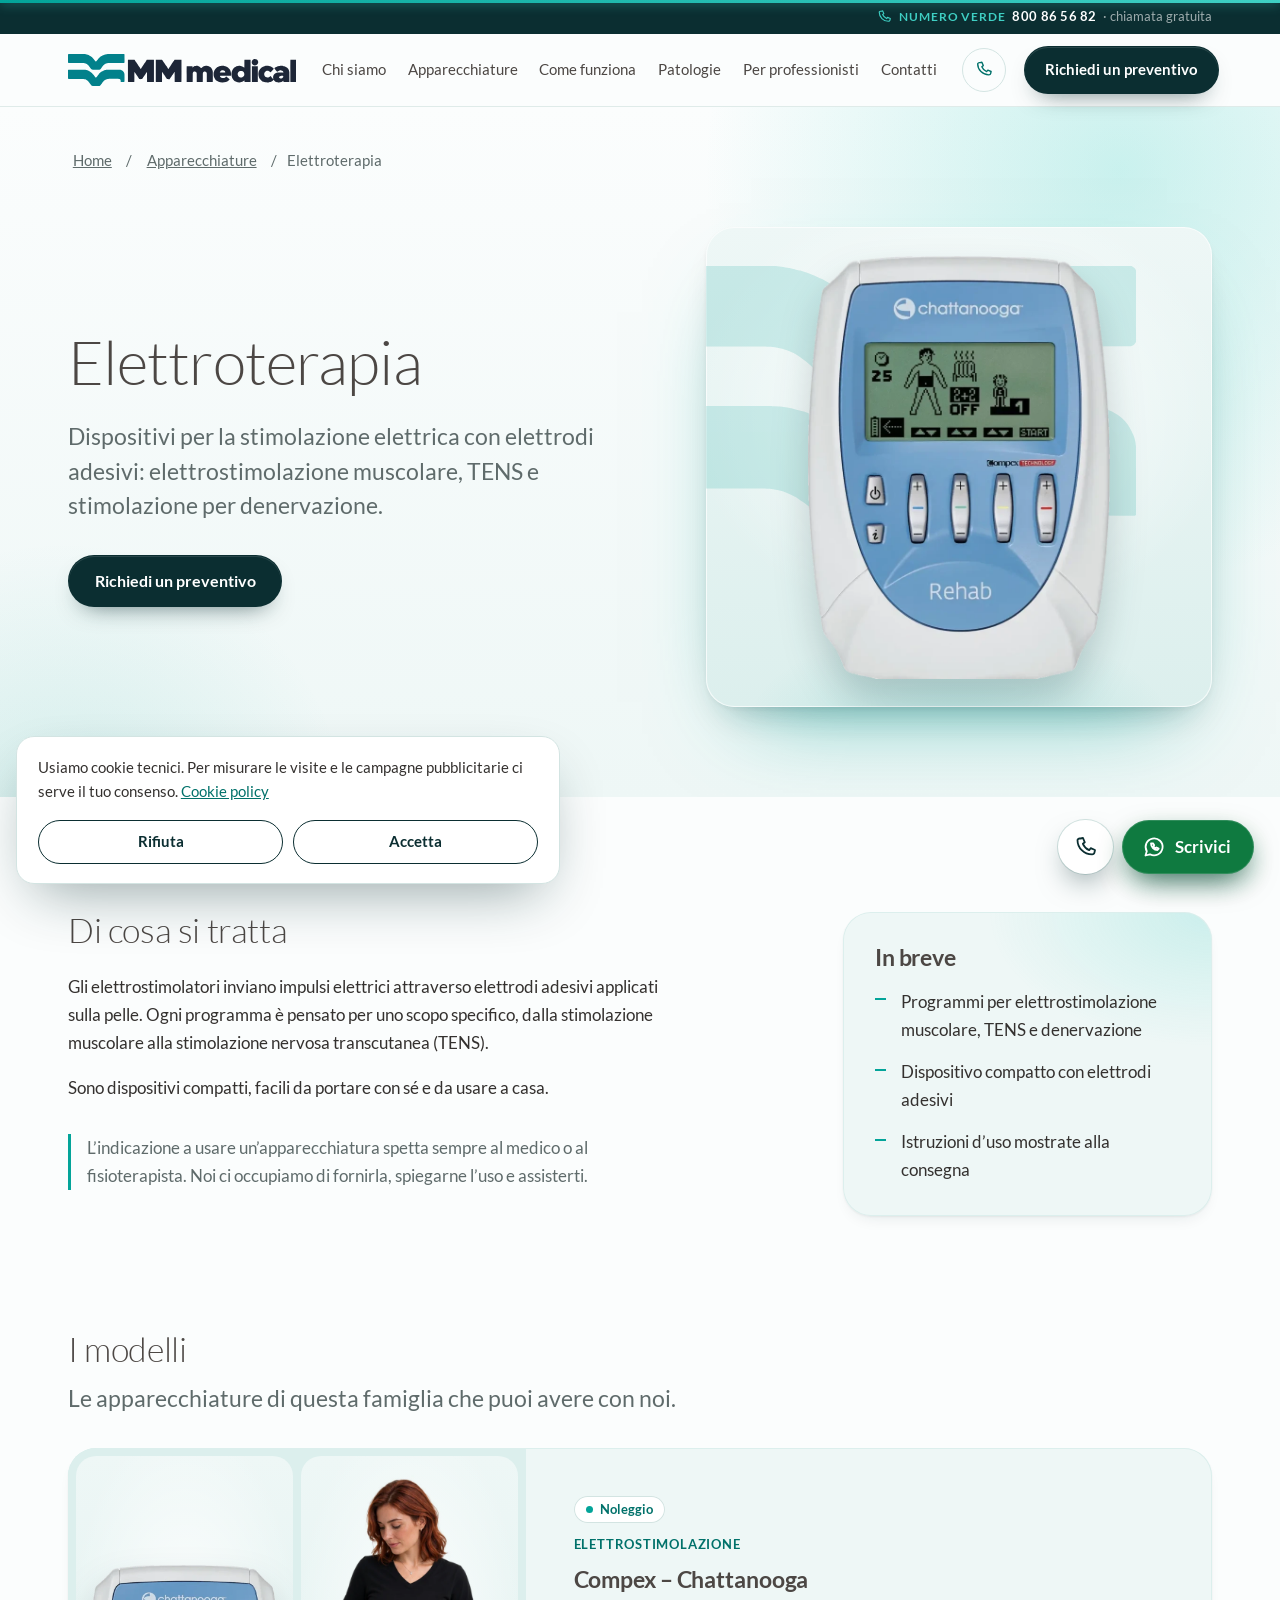
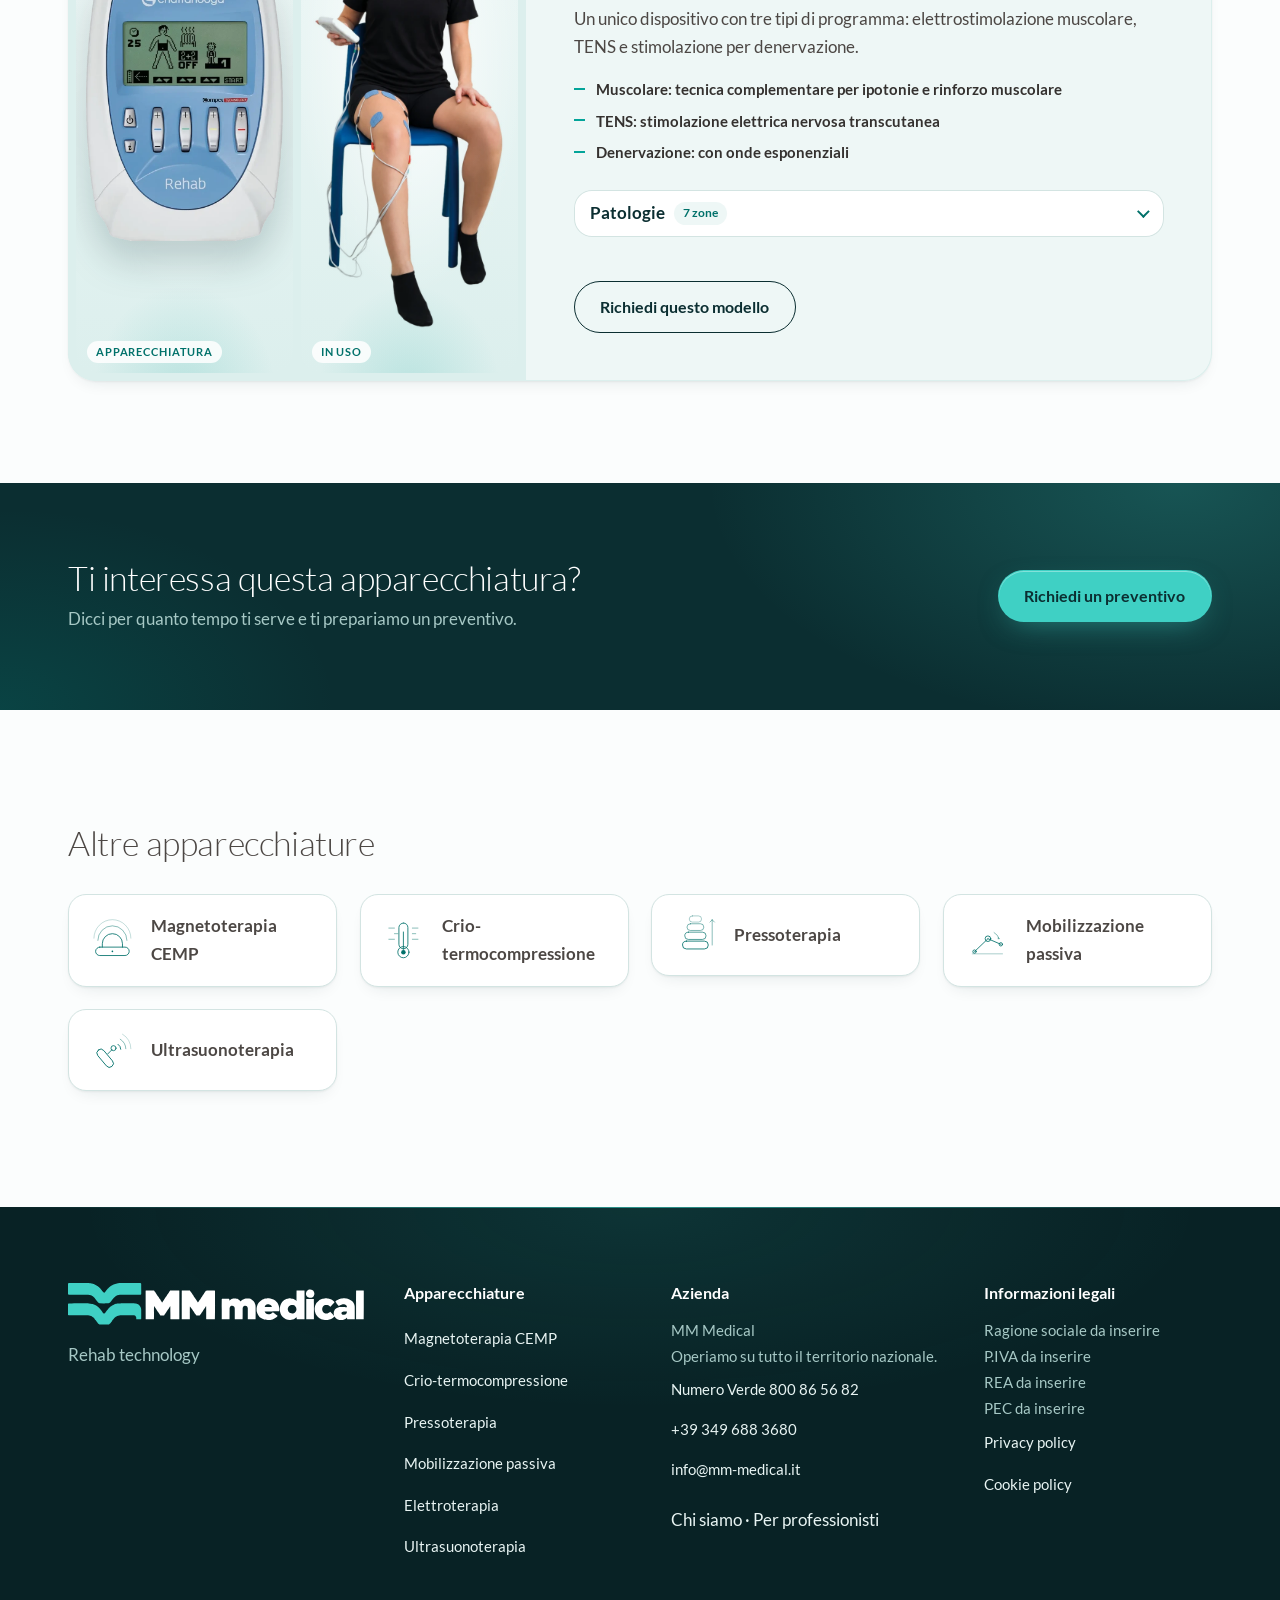
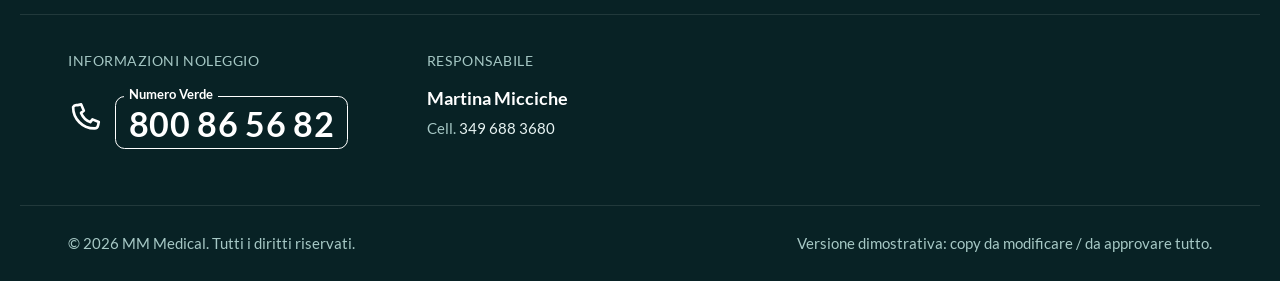
<file: apparecchiature/elettroterapia/index.html>
<!DOCTYPE html><html lang="it"><head><meta name="robots" content="noindex, nofollow"><meta charset="utf-8"><meta name="viewport" content="width=device-width, initial-scale=1"><title>Noleggio elettrostimolatori e TENS | MM Medical</title><meta name="description" content="Elettroterapia Compex–Chattanooga: elettrostimolazione muscolare, TENS e denervazione. Noleggio con assistenza. Operiamo su tutto il territorio nazionale."><link rel="canonical" href="https://www.mmmedical.it/apparecchiature/elettroterapia/"><link rel="icon" href="/favicon.svg" type="image/svg+xml"><meta name="theme-color" content="#0b2e31"><script>document.documentElement.classList.add('js');</script><script>
      // Page transitions: only the photo that travels (clicked card <-> device hero) gets a transition name,
      // so every other photo fades with the page. Browsers without these events simply skip the effect.
      (function () {
        var slug = function (u) { var m = new URL(u, location.href).pathname.match(/^\/apparecchiature\/([^\/]+)\/?$/); return m ? m[1] : null; };
        var photo = function (s, home) { return home ? document.querySelector('[data-device="' + s + '"] .ph') : document.querySelector('.stage .photo'); };
        var name = function (el, s) { if (el) el.style.viewTransitionName = 'dev-' + s; };
        addEventListener('pageswap', function (e) {
          if (!e.viewTransition || !e.activation) return;
          var to = new URL(e.activation.entry.url), here = slug(location.href), dest = slug(to.href);
          if (dest && !here) name(photo(dest, true), dest);
          else if (here && to.pathname === '/') name(photo(here, false), here);
        });
        addEventListener('pagereveal', function (e) {
          if (!e.viewTransition || !window.navigation || !navigation.activation || !navigation.activation.from) return;
          var from = new URL(navigation.activation.from.url), here = slug(location.href), prev = slug(from.href);
          if (here && from.pathname === '/') name(photo(here, false), here);
          else if (!here && prev) name(photo(prev, true), prev);
        });
      })();
    </script><link rel="alternate" hreflang="it" href="https://www.mmmedical.it/apparecchiature/elettroterapia/"><link rel="alternate" hreflang="x-default" href="https://www.mmmedical.it/apparecchiature/elettroterapia/"><meta property="og:type" content="website"><meta property="og:locale" content="it_IT"><meta property="og:site_name" content="MM Medical"><meta property="og:title" content="Noleggio elettrostimolatori e TENS | MM Medical"><meta property="og:description" content="Elettroterapia Compex–Chattanooga: elettrostimolazione muscolare, TENS e denervazione. Noleggio con assistenza. Operiamo su tutto il territorio nazionale."><meta property="og:url" content="https://www.mmmedical.it/apparecchiature/elettroterapia/"><meta property="og:image" content="https://www.mmmedical.it/og.jpg"><meta property="og:image:width" content="1200"><meta property="og:image:height" content="630"><meta property="og:image:alt" content="MM Medical: noleggio di apparecchiature per la riabilitazione"><meta name="twitter:card" content="summary_large_image"><meta name="twitter:image" content="https://www.mmmedical.it/og.jpg"><script type="application/ld+json">{"@context":"https://schema.org","@type":"LocalBusiness","name":"MM Medical","url":"https://www.mmmedical.it","telephone":"+39 349 688 3680","email":"info@mm-medical.it","description":"Elettroterapia Compex–Chattanooga: elettrostimolazione muscolare, TENS e denervazione. Noleggio con assistenza. Operiamo su tutto il territorio nazionale.","areaServed":{"@type":"Country","name":"Italia"}}</script><script type="application/ld+json">{"@context":"https://schema.org","@type":"BreadcrumbList","itemListElement":[{"@type":"ListItem","position":1,"name":"Home","item":"https://www.mmmedical.it/"},{"@type":"ListItem","position":2,"name":"Apparecchiature","item":"https://www.mmmedical.it/#apparecchiature"},{"@type":"ListItem","position":3,"name":"Elettroterapia","item":"https://www.mmmedical.it/apparecchiature/elettroterapia/"}]}</script><link rel="stylesheet" href="/_astro/Base.BahkarRi.css"><style>.bodymap[data-astro-cid-vk6je62c]{width:100%;height:auto;display:block;overflow:visible}.ground[data-astro-cid-vk6je62c]{fill:#0b2e3114}.sil[data-astro-cid-vk6je62c],.head[data-astro-cid-vk6je62c]{fill:#fff;stroke:#00716a52;stroke-width:2px;stroke-linejoin:round;vector-effect:non-scaling-stroke}.spine[data-astro-cid-vk6je62c]{fill:none;stroke:#00716a2e;stroke-width:2px;stroke-dasharray:3 6;stroke-linecap:round}.zone[data-astro-cid-vk6je62c]{cursor:pointer;outline:none}.region[data-astro-cid-vk6je62c]{fill:var(--teal-glow);stroke:var(--teal-glow);opacity:0;transition:opacity .3s var(--ease)}.dot[data-astro-cid-vk6je62c]{fill:var(--teal);stroke:#fff;stroke-width:2.5px;transform-box:fill-box;transform-origin:50%;transition:transform .3s var(--ease), fill .3s}.pulse[data-astro-cid-vk6je62c]{fill:none;stroke:var(--teal);stroke-width:1.5px;opacity:0;transform-box:fill-box;transform-origin:50%}.hit[data-astro-cid-vk6je62c]{fill:#0000}.zone[data-astro-cid-vk6je62c].on .region[data-astro-cid-vk6je62c],.zone[data-astro-cid-vk6je62c]:hover .region[data-astro-cid-vk6je62c],.zone[data-astro-cid-vk6je62c]:focus-visible .region[data-astro-cid-vk6je62c]{opacity:.4}.zone[data-astro-cid-vk6je62c].on .dot[data-astro-cid-vk6je62c],.zone[data-astro-cid-vk6je62c]:hover .dot[data-astro-cid-vk6je62c],.zone[data-astro-cid-vk6je62c]:focus-visible .dot[data-astro-cid-vk6je62c]{fill:var(--ink);transform:scale(1.35)}.zone[data-astro-cid-vk6je62c]:focus-visible .hit[data-astro-cid-vk6je62c]{stroke:var(--teal-deep);stroke-width:2px;stroke-dasharray:4 4}.is-mini[data-astro-cid-vk6je62c] .sil[data-astro-cid-vk6je62c],.is-mini[data-astro-cid-vk6je62c] .head[data-astro-cid-vk6je62c]{stroke-width:1.25px}.is-mini[data-astro-cid-vk6je62c] .region[data-astro-cid-vk6je62c]{opacity:.85;fill:var(--teal);stroke:var(--teal)}.is-mini[data-astro-cid-vk6je62c] .dot[data-astro-cid-vk6je62c]{fill:var(--ink);stroke-width:1px;transform:scale(2.4)}.is-mini[data-astro-cid-vk6je62c] .spine[data-astro-cid-vk6je62c]{display:none}.is-figure[data-astro-cid-vk6je62c] .sil[data-astro-cid-vk6je62c],.is-figure[data-astro-cid-vk6je62c] .head[data-astro-cid-vk6je62c]{stroke-width:1.5px}.is-figure[data-astro-cid-vk6je62c] .region[data-astro-cid-vk6je62c]{opacity:.5}.is-figure[data-astro-cid-vk6je62c] .dot[data-astro-cid-vk6je62c]{fill:var(--teal-deep);stroke-width:2px;transform:scale(1.5)}.is-figure[data-astro-cid-vk6je62c] .spine[data-astro-cid-vk6je62c]{display:none}@media (prefers-reduced-motion:no-preference){.is-interactive[data-astro-cid-vk6je62c] .pulse[data-astro-cid-vk6je62c]{animation:bm-pulse 2.6s var(--ease) infinite}.is-interactive[data-astro-cid-vk6je62c] .zone[data-astro-cid-vk6je62c]:nth-of-type(2n) .pulse[data-astro-cid-vk6je62c]{animation-delay:.65s}.is-interactive[data-astro-cid-vk6je62c] .zone[data-astro-cid-vk6je62c]:nth-of-type(3n) .pulse[data-astro-cid-vk6je62c]{animation-delay:1.3s}.is-interactive[data-astro-cid-vk6je62c] .zone[data-astro-cid-vk6je62c]:hover .pulse[data-astro-cid-vk6je62c],.is-interactive[data-astro-cid-vk6je62c] .zone[data-astro-cid-vk6je62c].on .pulse[data-astro-cid-vk6je62c]{animation:none}}@keyframes bm-pulse{0%{opacity:.7;transform:scale(1)}70%,to{opacity:0;transform:scale(3)}}
</style><link rel="stylesheet" href="/_astro/_slug_.CMBwmDP9.css"></head><body><a class="skip" href="#main">Vai al contenuto</a><header class="site-header" data-astro-cid-nen7h5rs><div class="topline" data-astro-cid-nen7h5rs><div class="wrap tl-in" data-astro-cid-nen7h5rs><a class="tl-tf" href="tel:800865682" aria-label="Numero Verde 800 86 56 82, chiamata gratuita" data-astro-cid-nen7h5rs><svg class="i" viewBox="0 0 24 24" fill="none" stroke="currentColor" stroke-width="1.8" stroke-linecap="round" stroke-linejoin="round" aria-hidden="true"><path d="M6.6 3.5 9 3l1.8 4.3-1.9 1.5a11.5 11.5 0 0 0 6.3 6.3l1.5-1.9L21 15l-.5 2.4a2.5 2.5 0 0 1-2.5 2c-8 0-14.5-6.5-14.5-14.5a2.5 2.5 0 0 1 2.1-1.4z"></path></svg><span class="tl-lbl" data-astro-cid-nen7h5rs>Numero Verde</span> <strong data-astro-cid-nen7h5rs>800 86 56 82</strong><span class="tl-free" data-astro-cid-nen7h5rs>· chiamata gratuita</span></a></div></div><div class="wrap bar" data-astro-cid-nen7h5rs><a class="brand" href="/" aria-label="MM Medical, home" data-astro-cid-nen7h5rs><svg class="logo" viewBox="99.5 168.3 1407.2 197.2" role="img" aria-label="MM Medical" xmlns="http://www.w3.org/2000/svg"><path fill="var(--logo-mark, #02818B)" fill-rule="evenodd" d="M 103 168.5 c -1.67 0.67 -2.67 1.33 -3.17 2.67 -0.33 0.67 -0.33 1 -0.33 24.5 0 15.67 0 24 0.17 24.33 0.5 1.5 2 3 3.67 3.5 0.33 0.17 13.83 0.17 45.5 0.33 26.67 -0 45.83 -0 47 0.17 3.33 0.17 9 1.5 12.5 2.83 3.83 1.33 9.83 5.33 14.17 9.33 3 2.67 3.67 3.33 6.83 7.33 1.5 2 3 3.83 3.33 4.17 1 1.33 5.67 7.67 7.17 10 0.83 1.17 3.33 3.67 4.67 4.67 1.33 0.83 3.17 1.83 4.83 2.17 l 1.33 0.33 20.17 0.17 c 11.67 -0 20.67 -0 21.17 -0.17 4.17 -0.83 7.67 -3 10 -6.33 0.5 -0.67 1.17 -1.67 1.5 -2.17 0.33 -0.33 1.67 -2 2.83 -3.67 1.17 -1.67 2.5 -3.5 3 -4.17 0.67 -0.67 1.67 -2 2.33 -2.83 2.5 -3.33 7.5 -9 10 -11.17 3.17 -2.83 8.17 -5.83 12.5 -7.67 3.33 -1.33 8.67 -2.5 12.67 -2.83 1.5 -0.17 17.5 -0.17 49.67 -0.17 l 47.5 -0.17 0.83 -0.33 c 1.33 -0.67 1.83 -1.17 2.5 -2.33 l 0.5 -1 0 -23.17 c 0 -12.67 -0.17 -23.67 -0.17 -24.33 -0.17 -1.83 -0.67 -2.67 -2.17 -3.5 l -1 -0.67 -48 -0 c -29.33 -0 -49.17 -0 -51.17 0.17 -5.67 0.33 -10.67 1 -17 2.67 -6.5 1.5 -9.5 2.67 -16.5 6 -5.5 2.67 -12.67 7.5 -16.17 10.83 -0.33 0.5 -1.83 1.83 -3.33 3.33 -1.5 1.33 -3.5 3.33 -4.33 4.5 -2.83 3.17 -8.5 10.5 -11.33 14.67 -1.67 2.67 -3 3.33 -5.67 3.33 -2.17 -0 -3.33 -0.83 -5.33 -3.67 -3.33 -4.67 -3.67 -5.17 -6.83 -9 -1.33 -1.67 -2.67 -3.33 -3 -3.67 -2.5 -3.33 -7.83 -8.67 -11.5 -11.5 -0.33 -0.17 -1.17 -0.83 -1.83 -1.33 -0.67 -0.5 -2 -1.5 -2.83 -2 -0.83 -0.67 -2.17 -1.5 -3 -2.17 -1.67 -1 -4.5 -2.67 -6.33 -3.5 -0.67 -0.33 -2.5 -1.17 -3.83 -1.83 -3.33 -1.5 -6.83 -2.67 -10.33 -3.67 -0.83 -0.17 -2.17 -0.5 -3 -0.67 -1 -0.33 -2.33 -0.67 -3.17 -0.83 -0.83 -0.17 -2 -0.33 -2.33 -0.5 -0.33 -0 -2.5 -0.33 -4.67 -0.67 l -3.83 -0.5 -47.83 -0 c -38.83 -0 -47.83 -0 -48.33 0.17z M 117.17 265 l -14.5 -0 -0.83 0.67 c -0.5 0.33 -1.17 1 -1.33 1.33 -1 1.17 -1 -0.5 -1 26.17 0 27.67 -0.17 25.83 1.33 27.17 1.33 1.33 -3.33 1.17 47.33 1.33 32 -0 45.5 -0 46.83 0.17 3 0.33 8 1.33 10.67 2.33 2.5 0.83 6.67 2.83 7.83 3.67 2 1.5 3.83 2.67 5 3.5 3.5 2.5 4.83 3.67 7.67 7.33 1.17 1.5 3.67 4.5 5.17 6.33 1.67 2.17 4.5 6 5.67 8.17 0.5 0.83 1.5 2.17 2.33 3.17 0.67 1 1.67 2.33 2.17 3 1.5 2.33 3 3.5 5.83 5 2.33 1.17 1.83 1.17 22.67 1.17 19.67 -0 22.5 -0.17 24.17 -0.67 2.33 -0.67 5.67 -3.17 6.83 -5 1.17 -1.67 2.83 -4.17 4.33 -6.33 1.17 -1.5 2.5 -3.33 3 -4.17 2.83 -3.83 3.33 -4.67 4.5 -6.33 0.83 -1 2 -2.33 2.5 -3.17 0.67 -0.83 1.5 -1.83 1.83 -2.17 1.83 -2.5 5.67 -6 8.5 -7.83 0.83 -0.5 1.67 -1 1.83 -1.17 0.17 -0.17 0.83 -0.5 1.5 -0.83 0.5 -0.33 1.17 -0.67 1.67 -1 3.33 -2.33 11.17 -4.5 17.5 -5 4.33 -0.33 60.83 -0.33 64.83 -0 3.5 0.33 4.67 0.67 7 2.67 1.83 1.67 2.83 3.17 3.33 4.67 0.67 1.83 0.83 3 0.83 7 0 3.17 0 3.5 0.33 3.83 l 0.33 0.33 10.67 0.17 c 11.5 -0 11.67 -0 12.17 -0.83 0.17 -0.5 0.33 -42.33 0 -45.67 -0.33 -5 -1 -7.67 -3.17 -11.83 -3.83 -7.67 -8.5 -11.83 -18 -15.5 -2 -0.83 -5.33 -1.5 -9 -1.67 -3.17 -0.17 -60.83 -0.17 -70.17 -0 -3.83 -0 -7.33 0.17 -7.67 0.33 -0.5 -0 -2 0.33 -3.5 0.5 -1.33 0.17 -3.33 0.5 -4.17 0.83 -0.83 0.17 -2 0.5 -2.33 0.5 -2 0.33 -9 2.67 -12 4 -6 2.83 -7.33 3.5 -10 5.33 -4.5 2.83 -5.5 3.67 -10.33 7.83 -3.33 2.83 -3.67 3.17 -7.67 8 -0.83 1 -2.17 2.67 -3.17 4 -1 1.17 -2.5 3 -3.33 4.17 -0.67 1.17 -1.83 2.67 -2.17 3.17 -0.5 0.67 -1.67 2.33 -2.67 3.5 -3.67 5.33 -4.33 6 -7.33 6 -1.5 -0 -2.5 -0.33 -3.33 -1.17 -1.33 -1.33 -4.5 -5.83 -7.83 -10.67 -1.17 -1.83 -2.33 -3.5 -3.5 -4.67 -1.67 -1.83 -4.67 -5.33 -7.17 -8.17 -1 -1.5 -1.67 -2 -3.5 -3.67 -0.83 -0.67 -2 -1.67 -2.67 -2.33 -3.33 -2.83 -9.67 -7.33 -12 -8.33 -0.33 -0.17 -1.17 -0.5 -1.83 -1 -1.5 -0.83 -5.17 -2.5 -7 -3.17 -0.83 -0.33 -2.17 -0.83 -2.83 -1.17 -0.83 -0.33 -2.17 -0.67 -3 -0.83 -0.83 -0.17 -2 -0.5 -2.67 -0.67 -4.67 -1.33 -10.17 -2.17 -15.33 -2.33 -3.5 -0.17 -53.17 -0.17 -81.17 -0z"></path><path fill="var(--logo-word, #1D2637)" fill-rule="evenodd" d="M 1249 199.17 c -3.5 0.33 -8.17 2.5 -10.5 4.67 -1.5 1.33 -4 4.5 -4.67 5.83 -2 4 -2.67 8.83 -1.83 14 0.83 4.17 3.5 8.33 7.17 11.17 3.83 2.83 7 3.67 12.5 3.67 7.17 -0 12.67 -2.67 16.33 -8 1.5 -2.5 2.83 -5.67 3.17 -7.83 0.17 -0.5 0.17 -1.67 0.33 -2.33 0.83 -6 -3 -14.33 -8.17 -17.67 -4.33 -2.67 -9.5 -4 -14.33 -3.5z M 469.33 204.33 l -0.5 0.5 0 67.5 0.17 67.33 0.33 0.33 c 0.17 0.17 0.83 0.33 2.67 0.33 2.83 0.17 35.5 0.17 35.83 -0 0.83 -0.17 0.83 0.83 0.83 -30.83 0 -28.17 0 -30 0.33 -30.33 0.33 -0.5 0.67 -0.33 1.5 1.17 0.33 0.67 1.33 2 2.17 3.33 2.17 2.67 2.67 3.5 5.33 7.33 1 1.67 2.17 3.5 2.5 4 2 3.17 5.5 8.33 6.83 10.17 0.83 1.33 1.83 2.83 2.5 3.5 0.5 0.83 2.67 4 4.67 7 2.17 3.17 4 6 4.33 6.33 0.33 0.33 1 0.67 1.67 0.83 0.83 0.33 1.17 0.33 7.33 0.33 5.67 -0 6.5 -0 7.17 -0.33 0.67 -0.33 2 -1.67 3 -3.17 0.5 -0.5 1.67 -2.5 3 -4.17 1.17 -1.83 2.67 -4 3.33 -5 1.67 -2.5 3.5 -5.17 4.17 -6.33 0.83 -1.33 4.5 -6.67 5.83 -8.67 0.67 -0.83 1.5 -2 1.83 -2.67 0.83 -1 3.17 -4.67 4.83 -7.33 1.83 -2.67 4.33 -6.33 4.67 -6.5 0.83 -0.5 0.83 -1.83 0.83 30.33 0.17 21.5 0.17 30.17 0.33 30.5 0.17 0.17 0.33 0.33 0.67 0.5 0.17 -0 9.5 -0 20.67 -0 l 20.17 -0 0.33 -0.33 0.5 -0.33 0 -67.5 0 -67.33 -0.5 -0.5 -0.5 -0.33 -20.83 -0 c -14.33 -0 -21 -0 -21.33 0.17 -0.83 0.33 -1.67 1.67 -7.17 9.67 -1.5 2.17 -3.83 5.67 -5.33 7.67 -1.33 2.17 -2.67 4.17 -3 4.5 -0.67 1.17 -2.33 3.67 -2.83 4.67 -0.33 0.5 -0.83 1.33 -1.33 1.83 -5.17 7.5 -8 12 -9.83 14.83 -1 1.5 -2.5 4 -3.5 5.33 -1 1.5 -2.33 3.67 -3 4.67 -1.5 2.33 -2 2.83 -2.5 2.83 -0.33 -0 -2 -2.33 -4.17 -5.83 -0.33 -0.67 -1.5 -2.33 -2.5 -3.67 -1 -1.33 -2.33 -3.5 -3.33 -4.83 -0.83 -1.33 -2.5 -3.83 -3.67 -5.67 -1.17 -1.67 -2.67 -4 -3.5 -5.17 -5.83 -8.67 -9.5 -14.17 -12.67 -18.83 -1 -1.5 -2.67 -3.83 -3.67 -5.33 -3.67 -5.33 -4.33 -6.17 -4.83 -6.5 l -0.5 -0.33 -19.5 -0 -19.5 -0 -0.33 0.33z M 1187.33 204.17 c -0.33 0.17 -0.5 0.33 -0.5 0.5 -0.17 -0 -0.17 11 -0.33 24.17 0 17.83 -0.17 24.17 -0.17 24.17 -0.5 0.33 -0.67 0.17 -1.83 -0.83 -1.5 -1.33 -4 -3.33 -5.5 -4 -0.5 -0.33 -1.67 -1 -2.33 -1.33 -2 -1.33 -5.83 -3 -7.67 -3.67 -2.17 -0.67 -8 -1.83 -10.33 -2 -3.17 -0.33 -6.5 -0 -10.5 0.67 -6.33 1 -7.67 1.33 -12.83 3.67 -2 1 -7.17 4 -8.33 4.83 -4.17 3.33 -7.5 6.83 -11.17 11.5 -2.5 3.33 -6 11.5 -7.33 17.5 -2.5 10.33 -2.17 19.33 1.33 31.67 0.33 1.33 1.83 4.5 3.33 7.67 0.83 1.67 1.33 2.33 4 6.17 4.5 6.33 11.5 11.83 19 15 7.17 3 12.33 4 20.33 3.83 8.83 -0.33 15.33 -2.33 22.5 -7 1.17 -0.83 4.67 -3.67 5.83 -4.67 1.83 -1.83 2 -1.5 2.5 5 0.17 2.83 0.33 3.33 1 3.67 0.17 0.17 4.83 0.17 17.83 0.17 l 17.67 -0 0.33 -0.33 0.5 -0.5 0 -67.5 0 -67.5 -0.33 -0.5 -0.5 -0.33 -17.67 -0 c -9.83 -0 -17.83 -0 -18 -0 -0.33 -0.17 -0.67 -0 -0.83 -0z m -17.17 68.83 c 1.33 0.17 2.83 0.5 3.33 0.67 0.5 0.33 1.17 0.5 1.5 0.5 0.83 0.17 3.67 2.5 5.33 4.17 5.17 5.17 7.17 12.83 5 20.17 -1.17 3.33 -2 5.17 -3.83 7.17 -2.17 2.33 -4.33 3.83 -7.83 5.67 -4.67 2.17 -11 2.17 -16.33 -0.17 -2 -0.83 -5 -2.83 -6.5 -4.5 -2.5 -2.67 -3.83 -5 -5.17 -9.83 l -0.5 -1.83 0 -3.33 0.17 -3.5 0.67 -1.67 c 0.33 -1 1 -2.33 1.33 -3 0.5 -0.67 1.17 -1.83 1.5 -2.5 1.17 -2.17 4.5 -5.17 7 -6.5 3.67 -1.83 9.5 -2.5 14.33 -1.5z M 641 204.5 l -0.33 0.33 -0.17 67.33 0 67.33 0.5 0.5 0.33 0.33 9.5 -0 c 5.17 -0 13.5 -0 18.5 0.17 8.67 -0 9 -0 9.33 -0.33 l 0.33 -0.33 0 -29 c 0.17 -15.83 0.17 -29.5 0.33 -30.17 0.17 -2.33 0.5 -2 3.33 2.33 3 4.17 4 5.83 5.5 7.83 0.83 1 2.5 3.67 4 5.67 1.33 2 3 4.5 3.67 5.5 0.67 1 1.83 2.5 2.33 3.33 0.67 1 1.33 2.17 1.67 2.5 0.33 0.5 2.33 3.5 4.33 6.5 4.67 6.83 5.17 7.5 6.17 8.17 1 0.67 1.5 0.67 8.17 0.67 6.5 -0.17 6.5 -0.17 8.17 -1.5 1.17 -1.17 6.17 -8.17 7 -10 0.33 -0.33 1.17 -1.67 2 -3 0.83 -1.17 2.17 -3.17 3.17 -4.5 0.83 -1.33 2.17 -3.17 2.67 -4.17 1.67 -2.17 4.5 -6.33 5.5 -8.17 2.17 -3.5 2.5 -4 3.33 -5.17 0.5 -0.5 1.17 -1.5 1.5 -2 0.5 -0.5 1.5 -2 2.33 -3.17 1.67 -2.5 2.17 -2.83 2.5 -2.17 0.17 0.5 0.33 15.17 0.17 44.83 0 10.5 0 15.5 0.17 15.67 0.17 0.17 0.5 0.33 0.83 0.5 0.67 0.17 40 0.17 40.33 -0 0.83 -0.17 0.83 3.67 0.83 -67.83 0 -48.5 0 -67.17 -0.17 -67.5 -0.17 -0.33 -0.33 -0.5 -0.5 -0.67 -0.33 -0.17 -37.5 -0.17 -40.17 -0 -2.17 0.17 -2.67 0.33 -3.83 2.17 -2.17 3.5 -3.67 5.67 -4.67 7.17 -1.17 1.33 -2.67 3.5 -4.17 6.17 -0.33 0.67 -1.33 2.17 -2.17 3.17 -1.83 2.67 -4.5 6.67 -6.67 9.83 -0.83 1.33 -1.83 3 -2.33 3.5 -0.33 0.67 -1.5 2.33 -2.33 3.67 -1.67 2.5 -2.67 3.83 -6 8.67 -1.17 1.67 -2.67 4 -3.5 5.17 -4 6.33 -4.33 6.83 -5.17 6.33 0 -0.17 -0.67 -0.83 -1.17 -1.67 -0.5 -0.83 -1.17 -2.17 -1.67 -2.83 -1.5 -2.33 -5.33 -7.83 -8.5 -12.83 -1.83 -2.5 -4 -5.67 -5 -7.17 -1.67 -2.5 -2.5 -3.67 -4 -6.33 -0.5 -0.67 -1.33 -2 -2 -2.83 -0.67 -0.83 -1.5 -2 -2 -2.5 -1.83 -2.67 -5 -7.33 -7.83 -11.5 -3 -4.83 -4.67 -7 -5.33 -7.5 -0.67 -0.67 -3.67 -0.83 -21.67 -0.83 -16.33 -0 -16.83 -0 -17.17 0.33z M 1470.17 204.67 c -0.17 0.33 -0.33 3.67 -0.33 67.5 0 36.83 0 67.33 0.17 67.67 0 0.33 0.17 0.5 0.33 0.67 0.33 0.17 5.17 0.17 17.67 0.17 17.33 -0 17.33 -0 17.83 -0.33 0.17 -0.17 0.5 -0.5 0.5 -0.67 0.17 -0.33 0.17 -24.33 0.17 -53.5 0 -29.17 0 -55.83 0 -59.33 0.17 -3.5 0.17 -9.67 0 -14 l 0 -7.67 -0.5 -0.5 -0.5 -0.5 -17.5 -0 -17.5 -0 -0.33 0.5z M 1045.83 241.17 c -0.33 -0 -1.5 0.17 -2.67 0.33 -1.33 0.17 -2.67 0.33 -3.17 0.5 -1.17 -0 -6.33 1.33 -8 1.83 -10 3.33 -18.17 9 -24.5 17 -3.67 4.5 -7 10.67 -8.5 16.17 -0.33 1 -0.67 2.17 -0.83 2.83 -0.33 1.33 -1.17 5.17 -1.33 7 -0.5 4.17 0 14 0.67 17 0.17 0.33 0.33 1.17 0.5 1.67 0 0.67 0.5 2 0.83 3.17 0.5 1.17 1 2.67 1.17 3.17 1 3 3.17 7 6.33 11.33 3.83 5.33 5.17 6.67 10.17 10.5 4 2.83 6.5 4.33 11 6 7.83 3.33 14.33 4.5 24.5 4.33 7.83 -0 12.67 -0.67 20.33 -2.83 2.33 -0.67 6.83 -2.67 9.33 -4 1.33 -0.83 6 -3.83 7.17 -4.83 2.67 -2.17 7.5 -7.17 7.5 -7.67 0 -0.5 -1.33 -1.83 -4.67 -4.33 -1.5 -1.17 -3 -2.33 -3.33 -2.67 -0.5 -0.33 -1.17 -1 -1.67 -1.33 -0.67 -0.33 -1.5 -1 -2.17 -1.5 -6.33 -4.83 -9.83 -7.5 -10.5 -7.5 -0.17 -0 -1.17 0.83 -2.67 2.33 -4.33 4.17 -7 5.67 -12.5 6.5 -4 0.67 -8 0.33 -11.83 -0.67 -4.67 -1.33 -9.67 -5.67 -11.17 -9.5 -0.17 -0.67 -0.5 -1.33 -0.5 -1.5 -0.33 -0.67 0.17 -1.17 0.83 -1.33 0.33 -0.17 14.17 -0.17 30.83 -0.17 32.5 -0 35.83 -0 36.17 -0.17 0.5 -0.17 0.67 -1 1 -4.17 0.67 -6.33 0 -15.83 -1.67 -20.83 -0.17 -0.83 -0.83 -2.5 -1.17 -3.67 -1 -3.17 -1.67 -4.67 -3.67 -8.33 -1.5 -2.5 -2.67 -4.17 -4.17 -6 -0.83 -0.83 -1.83 -2.17 -2.5 -2.83 -2.83 -3.5 -7.67 -7 -14 -10.17 -4.17 -2.17 -10.83 -4.33 -15.17 -5 -1 -0 -2.33 -0.33 -3 -0.5 -1 -0.17 -11.33 -0.5 -13 -0.17z m 8.5 27.67 c 4.67 0.67 8.5 2.5 10.83 4.83 1.33 1.5 2.17 2.67 3.17 5.33 1 2.33 0.83 2.83 -0.5 3.17 -1.17 0.17 -31.5 0.17 -32 -0.17 -0.5 -0.33 -0.5 -0.67 0 -2.33 0.67 -2.17 1.83 -4.33 3.33 -5.67 2.83 -2.83 6.5 -4.67 10.33 -5.17 2.33 -0.33 2.5 -0.33 4.83 -0z M 1322 241.17 c -2 0.17 -5.5 0.67 -8.67 1.5 -1 0.17 -2.33 0.5 -2.67 0.5 -2.5 0.5 -5.83 1.83 -9.5 3.67 -4.33 2.17 -7.17 3.83 -8.5 5.17 -0.67 0.67 -2 1.67 -2.83 2.33 -2 1.67 -3.83 3.67 -7.5 8 -1 1.33 -2.5 3.83 -4 6.83 -0.5 1.33 -1.17 2.5 -1.17 2.5 -0.5 0.67 -2.5 6.33 -2.83 8.17 -1.17 6.17 -1.5 9 -1.5 13 0.17 7.83 1.67 14.33 4.67 21.17 1.17 2.67 1.33 3.17 2.5 5 3.83 6.17 8.5 11.33 14 15.17 3.33 2.17 4 2.67 10.67 5.83 2.5 1.17 6 2.17 11 3 7.5 1.33 18.67 1.17 24 -0.5 0.67 -0.17 2.33 -0.67 3.83 -1 3.17 -0.83 4.67 -1.33 7.83 -2.83 6 -3 10.83 -6.5 14.33 -10.5 0.67 -1 1 -0.83 2.17 0.83 1.33 2 3 3.83 5.17 5.83 2.33 2.17 3 2.67 5.5 4 2.67 1.5 3.17 1.83 5 2.33 5.5 2 8.67 2.5 15.33 2.5 5.83 -0 9.67 -0.67 14.83 -2.33 0.83 -0.33 1.5 -0.5 1.67 -0.5 0.33 -0 3.83 -1.83 5 -2.67 1.33 -0.83 2.33 -1.67 4.33 -3.5 1.33 -1.17 1.5 -1.33 2 -1 0.33 0.17 0.5 1.83 0.5 4.33 0 2 0.17 2.5 1 2.67 0.5 0.17 34.5 0.17 35 -0.17 0.5 -0 0.67 -0.83 0.5 -1.83 0 -0.33 0 -13.67 0 -29.33 l -0.17 -28.67 -0.33 -2.5 c -0.33 -1.5 -0.67 -3.17 -0.83 -3.83 -0.67 -2.33 -1.33 -5 -1.33 -5.17 0 -0.17 -0.33 -0.83 -0.67 -1.5 -0.33 -0.83 -0.67 -1.83 -0.83 -2.17 -1.17 -2.33 -3.17 -6 -4.33 -7.67 -1 -1.17 -3 -3.17 -4.83 -4.67 -5 -4.17 -10.17 -6.83 -17.67 -9.5 -1.5 -0.5 -6.5 -1.5 -8.67 -1.83 -0.83 -0.17 -2.33 -0.33 -3.17 -0.5 -3.83 -0.5 -13 -0.33 -17 0.17 -0.83 0.17 -1.83 0.33 -2.5 0.5 -1 -0 -3.67 0.67 -6.33 1.33 -0.67 0.17 -1.67 0.5 -2.33 0.67 -0.5 -0 -1.5 0.33 -2.17 0.67 -0.67 0.33 -1.33 0.5 -1.5 0.5 -0.33 -0 -4.67 2 -7.67 3.67 -3.17 1.5 -6.83 4 -9 6 -1.33 1.33 -1.33 1.17 2.17 6.17 0.67 1.17 1.67 2.33 2 2.83 1.5 2.17 4.67 6.33 7.17 9.33 0.67 0.83 1.5 1.83 1.83 2.17 1 1.5 2.17 2.5 2.83 2.5 0.5 -0 1.83 -0.83 3.33 -2.33 2.67 -2.33 7 -4.5 11.67 -5.67 2.17 -0.5 2.5 -0.5 5.5 -0.67 2.67 -0 3.67 -0 4.83 0.17 4.83 1 7.67 2.33 10.33 5.33 1 1 1.83 3 2 5.17 0.67 3.67 0.5 4 -1.67 3.67 -0.83 -0 -3.33 -0.33 -5.67 -0.5 -2.33 -0.17 -5.33 -0.5 -6.5 -0.67 -5.83 -0.5 -16.67 -0.33 -21 0.33 -1.33 0.33 -2.83 0.67 -3.33 0.83 -0.5 0.17 -1.67 0.5 -2.33 0.67 -3 1 -4.83 1.67 -7.33 3.17 -4.5 2.33 -8.83 6.67 -11 10.33 -3 5.5 -3.83 8.83 -3.67 15 0 4.33 0.33 6.67 1.17 9.17 0.83 2.67 0.33 2.67 -2 -0.17 -0.83 -0.67 -1.5 -1.67 -1.83 -1.83 -0.5 -0.5 -1.5 -1.67 -3.17 -3.83 -4.83 -6 -10.17 -11.67 -10.83 -11.67 -0.33 -0 -0.83 0.5 -1.67 1.33 -0.67 0.67 -2 1.83 -2.83 2.33 -0.83 0.5 -1.83 1.33 -2.17 1.67 -1.67 1.17 -4.17 2.33 -6.33 3 -2 0.33 -2.33 0.33 -5 0.33 -4.33 -0 -7.17 -0.67 -10.17 -2.5 -5 -2.83 -7.17 -5.5 -9 -11.17 -1.33 -4.33 -1.33 -9.33 0.17 -14 1.5 -4.5 5.17 -9.17 9.17 -11.17 5.5 -2.83 13.5 -2.83 19.17 0.17 2.5 1.17 4 2.33 6.5 4.83 1.17 1.17 2.17 2.17 2.33 2.17 0.33 -0 1.67 -1.33 4.17 -4 1.17 -1.33 3.17 -3.33 4.33 -4.67 1.17 -1.17 2.67 -2.5 3.33 -3.17 1.17 -1.17 3.17 -3.5 5.33 -6.17 0.67 -0.67 1.67 -1.83 2.17 -2.33 0.83 -0.67 1.17 -1.17 1.17 -1.33 0 -0.67 -0.83 -1.83 -2.67 -3.67 -3.5 -3.5 -6.33 -5.5 -10.83 -8 -0.33 -0.33 -1.17 -0.67 -1.67 -1 -1.67 -1 -4.5 -2.17 -7 -3 -0.33 -0 -1 -0.33 -1.33 -0.5 -0.83 -0.33 -6.17 -1.5 -7.67 -1.67 -0.83 -0.17 -2.17 -0.33 -3.17 -0.5 -2.17 -0.17 -8.33 -0.33 -11.17 -0.17z m 103.83 62.17 c 0.5 0.5 0.5 1 0.33 3.17 -0.33 3.83 -1.17 5.67 -3.83 8.5 -2.17 2.5 -4.83 3.67 -8.67 4.17 -5.33 0.83 -8.83 -0.17 -11.17 -2.67 -2.17 -2.17 -2.67 -4.67 -1.67 -7.17 1.17 -3.67 4.67 -5.67 10.33 -6.17 3 -0.17 14.17 -0 14.67 0.17z M 886.5 241.67 c -1.17 0.17 -2.67 0.5 -3.33 0.67 -0.67 0.17 -1.83 0.5 -2.5 0.67 -1.83 0.5 -4.33 2 -8 4.5 -1 0.67 -2.83 2.33 -3.83 3.33 -0.67 0.83 -1.5 1 -1.5 0.33 -0.17 -0.67 -0.5 -4.5 -0.5 -5.67 0 -1.17 -0.17 -1.5 -1.17 -1.67 -0.83 -0.17 -33.33 -0.5 -34 -0.33 -0.33 0.17 -0.5 0.33 -0.67 0.67 -0.17 0.33 -0.17 12.5 -0.17 48.17 0 46.5 0.17 47.67 0.33 48 l 0.33 0.33 17.83 -0 c 10.33 -0 17.83 -0 18 -0.17 0.33 -0 0.5 -0.33 0.67 -0.5 0 -0.17 0.17 -11.67 0.17 -26.33 l 0.17 -26 0.33 -1.67 c 1.17 -4.67 3.5 -7.67 7.33 -9.33 4.33 -2 9.67 -0.83 13 2.67 1.67 1.67 2.5 3.67 3.17 6.67 l 0.5 2.33 0.17 25.83 c 0 24.5 0 25.83 0.33 26.17 l 0.33 0.33 18 0.17 18.17 -0 0.33 -0.5 c 0.33 -0.33 0.33 -0.33 0.33 -26.17 l 0 -25.67 0.5 -2.17 c 1 -5.67 4.67 -9.67 9.33 -10.33 4.17 -0.67 7.67 0.33 10.5 3 1.83 1.67 3.17 4.17 3.83 7.5 l 0.33 2 0 25.67 0 25.67 0.33 0.33 0.5 0.5 11.67 -0 c 17 0.33 24.17 0.17 24.67 -0.17 0.17 -0.33 0.17 -1.67 0.17 -29.83 0 -30.67 0 -31.5 -0.67 -35.67 -0.33 -2.17 -0.5 -2.5 -1.17 -5.33 -1.33 -4.83 -4.67 -11.67 -6.83 -14 -0.33 -0.33 -0.67 -0.83 -0.83 -1 -1 -1.5 -4.33 -4.33 -6.83 -6 -0.67 -0.33 -2 -1.33 -3 -2 -3.33 -2.17 -7.17 -3.67 -11.83 -4.5 -4.67 -0.83 -10.33 -1.33 -13 -0.83 -0.67 0.17 -2 0.33 -3.17 0.5 -2.17 0.17 -5.83 1 -7.33 1.67 -2.83 1 -6.67 3.17 -8.33 4.5 -0.5 0.33 -1.17 0.83 -1.67 1.33 -0.67 0.33 -2.33 1.83 -3.83 3.33 -1.67 1.67 -2.83 2.67 -3.17 2.67 -0.17 -0 -0.67 -0.33 -1.17 -1 -2.67 -3.33 -8.33 -7.83 -12 -9.67 -1.17 -0.5 -2.67 -1.17 -3.33 -1.33 -5.67 -1.83 -7 -2 -11.5 -2.17 -3.5 -0 -4.17 -0 -6 0.5z M 1233.33 243.83 c -0.33 0.17 -0.5 0.33 -0.5 0.5 0 0.17 0 21.67 0 48 0 46.17 0 47.67 0.33 48 0.17 0.33 1 0.33 17.83 0.33 l 17.5 -0 0.33 -0.33 0.5 -0.33 0 -21.5 c 0.17 -27.17 0.17 -27.33 0 -52.83 0 -20 -0.17 -21.17 -0.33 -21.5 -0.5 -0.33 -2.33 -0.5 -19.33 -0.5 -13.17 -0 -15.83 -0 -16.33 0.17z"></path></svg></a><nav class="nav" id="nav" aria-label="Principale" data-astro-cid-nen7h5rs><ul data-astro-cid-nen7h5rs><li style="--n: 0" data-astro-cid-nen7h5rs><a href="/chi-siamo/" data-astro-cid-nen7h5rs>Chi siamo</a></li><li style="--n: 1" data-astro-cid-nen7h5rs><a href="/#apparecchiature" data-astro-cid-nen7h5rs>Apparecchiature</a></li><li style="--n: 2" data-astro-cid-nen7h5rs><a href="/#come-funziona" data-astro-cid-nen7h5rs>Come funziona</a></li><li style="--n: 3" data-astro-cid-nen7h5rs><a href="/patologie/" data-astro-cid-nen7h5rs>Patologie</a></li><li style="--n: 4" data-astro-cid-nen7h5rs><a href="/professionisti/" data-astro-cid-nen7h5rs>Per professionisti</a></li><li style="--n: 5" data-astro-cid-nen7h5rs><a href="/#contatti" data-astro-cid-nen7h5rs>Contatti</a></li><li class="call" style="--n: 6" data-astro-cid-nen7h5rs><a href="tel:800865682" data-astro-cid-nen7h5rs>Numero Verde 800 86 56 82</a></li><li class="call" style="--n: 7" data-astro-cid-nen7h5rs><a href="tel:+393496883680" data-astro-cid-nen7h5rs>Chiama +39 349 688 3680</a></li><li class="menu-cta" style="--n: 8" data-astro-cid-nen7h5rs><a class="btn btn-primary" href="/#contatti" data-astro-cid-nen7h5rs>Richiedi un preventivo</a></li></ul></nav><div class="actions" data-astro-cid-nen7h5rs><a class="phone" href="tel:+393496883680" aria-label="Chiama MM Medical +39 349 688 3680" data-astro-cid-nen7h5rs><svg class="i" viewBox="0 0 24 24" fill="none" stroke="currentColor" stroke-width="1.8" stroke-linecap="round" stroke-linejoin="round" aria-hidden="true"><path d="M6.6 3.5 9 3l1.8 4.3-1.9 1.5a11.5 11.5 0 0 0 6.3 6.3l1.5-1.9L21 15l-.5 2.4a2.5 2.5 0 0 1-2.5 2c-8 0-14.5-6.5-14.5-14.5a2.5 2.5 0 0 1 2.1-1.4z"></path></svg><span data-astro-cid-nen7h5rs>+39 349 688 3680</span></a><a class="btn btn-primary cta" href="/#contatti" data-astro-cid-nen7h5rs>Richiedi un preventivo</a><button class="burger" type="button" aria-expanded="false" aria-controls="nav" aria-label="Apri il menu" data-astro-cid-nen7h5rs><span data-astro-cid-nen7h5rs></span><span data-astro-cid-nen7h5rs></span></button></div></div></header><script type="module">var e=document.querySelector(`.burger`),t=document.getElementById(`nav`),n=()=>{t?.removeAttribute(`data-open`),e?.setAttribute(`aria-expanded`,`false`)};e?.addEventListener(`click`,()=>{let n=e.getAttribute(`aria-expanded`)!==`true`;e.setAttribute(`aria-expanded`,String(n)),n?t?.setAttribute(`data-open`,`true`):t?.removeAttribute(`data-open`)}),t?.querySelectorAll(`a`).forEach(e=>e.addEventListener(`click`,n)),document.addEventListener(`keydown`,e=>{e.key===`Escape`&&n()}),document.addEventListener(`click`,e=>{t?.hasAttribute(`data-open`)&&!e.target.closest(`.site-header`)&&n()});var r=document.querySelector(`.site-header`),i=()=>r?.toggleAttribute(`data-scrolled`,scrollY>8);addEventListener(`scroll`,i,{passive:!0}),i();</script><main id="main"><section class="top aura" data-astro-cid-iyowqgce><div class="wrap" data-astro-cid-iyowqgce><nav class="crumbs" aria-label="Percorso" data-astro-cid-iyowqgce><a href="/" data-astro-cid-iyowqgce>Home</a><span aria-hidden="true" data-astro-cid-iyowqgce>/</span><a href="/#apparecchiature" data-astro-cid-iyowqgce>Apparecchiature</a><span aria-hidden="true" data-astro-cid-iyowqgce>/</span><span aria-current="page" data-astro-cid-iyowqgce>Elettroterapia</span></nav><div class="hero" data-astro-cid-iyowqgce><div class="copy" data-astro-cid-iyowqgce><h1 data-astro-cid-iyowqgce>Elettroterapia</h1><p class="lead" data-astro-cid-iyowqgce>Dispositivi per la stimolazione elettrica con elettrodi adesivi: elettrostimolazione muscolare, TENS e stimolazione per denervazione.</p><a class="btn btn-primary" href="/#contatti" data-astro-cid-iyowqgce>Richiedi un preventivo</a></div><div class="stage lit" data-astro-cid-iyowqgce><svg class="ghost" viewBox="99.5 168.3 348.4 197.2" aria-hidden="true" xmlns="http://www.w3.org/2000/svg"><path fill="currentColor" fill-rule="evenodd" d="M 103 168.5 c -1.67 0.67 -2.67 1.33 -3.17 2.67 -0.33 0.67 -0.33 1 -0.33 24.5 0 15.67 0 24 0.17 24.33 0.5 1.5 2 3 3.67 3.5 0.33 0.17 13.83 0.17 45.5 0.33 26.67 -0 45.83 -0 47 0.17 3.33 0.17 9 1.5 12.5 2.83 3.83 1.33 9.83 5.33 14.17 9.33 3 2.67 3.67 3.33 6.83 7.33 1.5 2 3 3.83 3.33 4.17 1 1.33 5.67 7.67 7.17 10 0.83 1.17 3.33 3.67 4.67 4.67 1.33 0.83 3.17 1.83 4.83 2.17 l 1.33 0.33 20.17 0.17 c 11.67 -0 20.67 -0 21.17 -0.17 4.17 -0.83 7.67 -3 10 -6.33 0.5 -0.67 1.17 -1.67 1.5 -2.17 0.33 -0.33 1.67 -2 2.83 -3.67 1.17 -1.67 2.5 -3.5 3 -4.17 0.67 -0.67 1.67 -2 2.33 -2.83 2.5 -3.33 7.5 -9 10 -11.17 3.17 -2.83 8.17 -5.83 12.5 -7.67 3.33 -1.33 8.67 -2.5 12.67 -2.83 1.5 -0.17 17.5 -0.17 49.67 -0.17 l 47.5 -0.17 0.83 -0.33 c 1.33 -0.67 1.83 -1.17 2.5 -2.33 l 0.5 -1 0 -23.17 c 0 -12.67 -0.17 -23.67 -0.17 -24.33 -0.17 -1.83 -0.67 -2.67 -2.17 -3.5 l -1 -0.67 -48 -0 c -29.33 -0 -49.17 -0 -51.17 0.17 -5.67 0.33 -10.67 1 -17 2.67 -6.5 1.5 -9.5 2.67 -16.5 6 -5.5 2.67 -12.67 7.5 -16.17 10.83 -0.33 0.5 -1.83 1.83 -3.33 3.33 -1.5 1.33 -3.5 3.33 -4.33 4.5 -2.83 3.17 -8.5 10.5 -11.33 14.67 -1.67 2.67 -3 3.33 -5.67 3.33 -2.17 -0 -3.33 -0.83 -5.33 -3.67 -3.33 -4.67 -3.67 -5.17 -6.83 -9 -1.33 -1.67 -2.67 -3.33 -3 -3.67 -2.5 -3.33 -7.83 -8.67 -11.5 -11.5 -0.33 -0.17 -1.17 -0.83 -1.83 -1.33 -0.67 -0.5 -2 -1.5 -2.83 -2 -0.83 -0.67 -2.17 -1.5 -3 -2.17 -1.67 -1 -4.5 -2.67 -6.33 -3.5 -0.67 -0.33 -2.5 -1.17 -3.83 -1.83 -3.33 -1.5 -6.83 -2.67 -10.33 -3.67 -0.83 -0.17 -2.17 -0.5 -3 -0.67 -1 -0.33 -2.33 -0.67 -3.17 -0.83 -0.83 -0.17 -2 -0.33 -2.33 -0.5 -0.33 -0 -2.5 -0.33 -4.67 -0.67 l -3.83 -0.5 -47.83 -0 c -38.83 -0 -47.83 -0 -48.33 0.17z M 117.17 265 l -14.5 -0 -0.83 0.67 c -0.5 0.33 -1.17 1 -1.33 1.33 -1 1.17 -1 -0.5 -1 26.17 0 27.67 -0.17 25.83 1.33 27.17 1.33 1.33 -3.33 1.17 47.33 1.33 32 -0 45.5 -0 46.83 0.17 3 0.33 8 1.33 10.67 2.33 2.5 0.83 6.67 2.83 7.83 3.67 2 1.5 3.83 2.67 5 3.5 3.5 2.5 4.83 3.67 7.67 7.33 1.17 1.5 3.67 4.5 5.17 6.33 1.67 2.17 4.5 6 5.67 8.17 0.5 0.83 1.5 2.17 2.33 3.17 0.67 1 1.67 2.33 2.17 3 1.5 2.33 3 3.5 5.83 5 2.33 1.17 1.83 1.17 22.67 1.17 19.67 -0 22.5 -0.17 24.17 -0.67 2.33 -0.67 5.67 -3.17 6.83 -5 1.17 -1.67 2.83 -4.17 4.33 -6.33 1.17 -1.5 2.5 -3.33 3 -4.17 2.83 -3.83 3.33 -4.67 4.5 -6.33 0.83 -1 2 -2.33 2.5 -3.17 0.67 -0.83 1.5 -1.83 1.83 -2.17 1.83 -2.5 5.67 -6 8.5 -7.83 0.83 -0.5 1.67 -1 1.83 -1.17 0.17 -0.17 0.83 -0.5 1.5 -0.83 0.5 -0.33 1.17 -0.67 1.67 -1 3.33 -2.33 11.17 -4.5 17.5 -5 4.33 -0.33 60.83 -0.33 64.83 -0 3.5 0.33 4.67 0.67 7 2.67 1.83 1.67 2.83 3.17 3.33 4.67 0.67 1.83 0.83 3 0.83 7 0 3.17 0 3.5 0.33 3.83 l 0.33 0.33 10.67 0.17 c 11.5 -0 11.67 -0 12.17 -0.83 0.17 -0.5 0.33 -42.33 0 -45.67 -0.33 -5 -1 -7.67 -3.17 -11.83 -3.83 -7.67 -8.5 -11.83 -18 -15.5 -2 -0.83 -5.33 -1.5 -9 -1.67 -3.17 -0.17 -60.83 -0.17 -70.17 -0 -3.83 -0 -7.33 0.17 -7.67 0.33 -0.5 -0 -2 0.33 -3.5 0.5 -1.33 0.17 -3.33 0.5 -4.17 0.83 -0.83 0.17 -2 0.5 -2.33 0.5 -2 0.33 -9 2.67 -12 4 -6 2.83 -7.33 3.5 -10 5.33 -4.5 2.83 -5.5 3.67 -10.33 7.83 -3.33 2.83 -3.67 3.17 -7.67 8 -0.83 1 -2.17 2.67 -3.17 4 -1 1.17 -2.5 3 -3.33 4.17 -0.67 1.17 -1.83 2.67 -2.17 3.17 -0.5 0.67 -1.67 2.33 -2.67 3.5 -3.67 5.33 -4.33 6 -7.33 6 -1.5 -0 -2.5 -0.33 -3.33 -1.17 -1.33 -1.33 -4.5 -5.83 -7.83 -10.67 -1.17 -1.83 -2.33 -3.5 -3.5 -4.67 -1.67 -1.83 -4.67 -5.33 -7.17 -8.17 -1 -1.5 -1.67 -2 -3.5 -3.67 -0.83 -0.67 -2 -1.67 -2.67 -2.33 -3.33 -2.83 -9.67 -7.33 -12 -8.33 -0.33 -0.17 -1.17 -0.5 -1.83 -1 -1.5 -0.83 -5.17 -2.5 -7 -3.17 -0.83 -0.33 -2.17 -0.83 -2.83 -1.17 -0.83 -0.33 -2.17 -0.67 -3 -0.83 -0.83 -0.17 -2 -0.5 -2.67 -0.67 -4.67 -1.33 -10.17 -2.17 -15.33 -2.33 -3.5 -0.17 -53.17 -0.17 -81.17 -0z"></path></svg><img class="photo" src="/img/compex.webp" width="640" height="895" alt="Elettrostimolatore Chattanooga Compex Rehab" fetchpriority="high" decoding="async" data-astro-cid-iyowqgce></div></div></div></section><section class="section body" data-astro-cid-iyowqgce><div class="wrap cols" data-astro-cid-iyowqgce><div class="reveal" data-astro-cid-iyowqgce><h2 data-astro-cid-iyowqgce>Di cosa si tratta</h2><p data-astro-cid-iyowqgce>Gli elettrostimolatori inviano impulsi elettrici attraverso elettrodi adesivi applicati sulla pelle. Ogni programma è pensato per uno scopo specifico, dalla stimolazione muscolare alla stimolazione nervosa transcutanea (TENS).</p><p data-astro-cid-iyowqgce>Sono dispositivi compatti, facili da portare con sé e da usare a casa.</p><p class="note" data-astro-cid-iyowqgce>L’indicazione a usare un’apparecchiatura spetta sempre al medico o al fisioterapista. Noi ci occupiamo di fornirla, spiegarne l’uso e assisterti.</p></div><aside data-astro-cid-iyowqgce><div class="brief reveal" data-astro-cid-iyowqgce><h3 data-astro-cid-iyowqgce>In breve</h3><ul data-astro-cid-iyowqgce><li data-astro-cid-iyowqgce>Programmi per elettrostimolazione muscolare, TENS e denervazione</li><li data-astro-cid-iyowqgce>Dispositivo compatto con elettrodi adesivi</li><li data-astro-cid-iyowqgce>Istruzioni d’uso mostrate alla consegna</li></ul></div></aside></div></section><section class="models n1" id="modelli" data-astro-cid-iyowqgce><div class="wrap" data-astro-cid-iyowqgce><h2 data-astro-cid-iyowqgce>I modelli</h2><p class="lead" data-astro-cid-iyowqgce>Le apparecchiature di questa famiglia che puoi avere con noi.</p><ul data-astro-cid-iyowqgce><li class="reveal" data-astro-cid-iyowqgce><article class="model" id="compex-chattanooga" data-astro-cid-iyowqgce><div class="shot duo" data-astro-cid-iyowqgce><figure class="tile lit" data-astro-cid-iyowqgce><img class="photo" src="/img/compex.webp" width="640" height="895" alt="Elettrostimolatore Chattanooga Compex Rehab" loading="lazy" decoding="async" data-astro-cid-iyowqgce><figcaption data-astro-cid-iyowqgce>Apparecchiatura</figcaption></figure><figure class="tile lit" data-astro-cid-iyowqgce><img class="photo flat" src="/img/in-use/compex.webp" width="550" height="1269" alt="Paziente con elettrodi adesivi collegati a un elettrostimolatore" loading="lazy" decoding="async" data-astro-cid-iyowqgce><figcaption data-astro-cid-iyowqgce>In uso</figcaption></figure></div><div class="body" data-astro-cid-iyowqgce><p class="avail" data-astro-cid-iyowqgce>Noleggio</p><p class="kind" data-astro-cid-iyowqgce>Elettrostimolazione</p><h3 data-astro-cid-iyowqgce>Compex – Chattanooga</h3><p data-astro-cid-iyowqgce>Un unico dispositivo con tre tipi di programma: elettrostimolazione muscolare, TENS e stimolazione per denervazione.</p><ul class="specs" data-astro-cid-iyowqgce><li data-astro-cid-iyowqgce>Muscolare: tecnica complementare per ipotonie e rinforzo muscolare</li><li data-astro-cid-iyowqgce>TENS: stimolazione elettrica nervosa transcutanea</li><li data-astro-cid-iyowqgce>Denervazione: con onde esponenziali</li></ul><details class="pat" data-astro-cid-iyowqgce><summary data-astro-cid-iyowqgce><span data-astro-cid-iyowqgce>Patologie</span><span class="cnt" data-astro-cid-iyowqgce>7 zone</span></summary><div class="pat-body" data-astro-cid-iyowqgce><div class="pa" data-astro-cid-iyowqgce><a class="pa-name" href="/patologie/#spalla" data-astro-cid-iyowqgce>Spalla</a><ul data-astro-cid-iyowqgce><li data-astro-cid-iyowqgce>Riparazione della cuffia dei rotatori</li><li data-astro-cid-iyowqgce>Tenodesi o tenotomia del bicipite</li><li data-astro-cid-iyowqgce>Capsulite adesiva (spalla congelata)</li><li data-astro-cid-iyowqgce>Artroscopia di spalla</li><li data-astro-cid-iyowqgce>Stabilizzazione (Bankart)</li><li data-astro-cid-iyowqgce>Protesi di spalla</li><li data-astro-cid-iyowqgce>Acromionplastica</li><li data-astro-cid-iyowqgce>Fratture di trochite, testa e collo omerale, clavicola</li><li data-astro-cid-iyowqgce>Esiti di traumi complessi</li></ul></div><div class="pa" data-astro-cid-iyowqgce><a class="pa-name" href="/patologie/#ginocchio" data-astro-cid-iyowqgce>Ginocchio</a><ul data-astro-cid-iyowqgce><li data-astro-cid-iyowqgce>Protesi totale di ginocchio</li><li data-astro-cid-iyowqgce>Ricostruzione del legamento crociato (LCA, LCP)</li><li data-astro-cid-iyowqgce>Meniscectomia o sutura meniscale</li><li data-astro-cid-iyowqgce>Fratture del piatto tibiale e della rotula</li><li data-astro-cid-iyowqgce>Artrofibrosi e rigidità articolare</li><li data-astro-cid-iyowqgce>Osteotomie correttive</li></ul></div><div class="pa" data-astro-cid-iyowqgce><a class="pa-name" href="/patologie/#gomito" data-astro-cid-iyowqgce>Gomito</a><ul data-astro-cid-iyowqgce><li data-astro-cid-iyowqgce>Artrolisi per rigidità</li><li data-astro-cid-iyowqgce>Ricostruzione legamentosa</li><li data-astro-cid-iyowqgce>Epicondilite ed epitrocleite (gomito del tennista e del golfista)</li><li data-astro-cid-iyowqgce>Protesi di gomito</li><li data-astro-cid-iyowqgce>Fratture articolari (olecrano, capitello radiale)</li><li data-astro-cid-iyowqgce>Lussazioni e sublussazioni</li></ul></div><div class="pa" data-astro-cid-iyowqgce><a class="pa-name" href="/patologie/#caviglia" data-astro-cid-iyowqgce>Caviglia</a><ul data-astro-cid-iyowqgce><li data-astro-cid-iyowqgce>Artrodesi tibio-tarsica o sottoastragalica</li><li data-astro-cid-iyowqgce>Ricostruzione legamentosa dopo distorsioni gravi</li><li data-astro-cid-iyowqgce>Fratture di caviglia</li><li data-astro-cid-iyowqgce>Tendinite achillea dopo riparazione</li><li data-astro-cid-iyowqgce>Artrosi di caviglia</li><li data-astro-cid-iyowqgce>Rigidità dopo immobilizzazione</li></ul></div><div class="pa" data-astro-cid-iyowqgce><a class="pa-name" href="/patologie/#polso" data-astro-cid-iyowqgce>Polso</a><ul data-astro-cid-iyowqgce><li data-astro-cid-iyowqgce>Artrolisi del polso</li><li data-astro-cid-iyowqgce>Ricostruzione legamentosa (scafo-lunato)</li><li data-astro-cid-iyowqgce>Tunnel carpale dopo l’intervento</li><li data-astro-cid-iyowqgce>Rigidità post-traumatica</li><li data-astro-cid-iyowqgce>Fratture del radio distale e dello scafoide</li><li data-astro-cid-iyowqgce>Lussazioni carpali</li></ul></div><div class="pa" data-astro-cid-iyowqgce><a class="pa-name" href="/patologie/#mano-e-dita" data-astro-cid-iyowqgce>Mano e dita</a><ul data-astro-cid-iyowqgce><li data-astro-cid-iyowqgce>Sutura dei tendini flessori o estensori</li><li data-astro-cid-iyowqgce>Artrolisi di dita e mano</li><li data-astro-cid-iyowqgce>Protesi articolari delle dita (artrite reumatoide)</li><li data-astro-cid-iyowqgce>Fratture di falangi e metacarpi</li><li data-astro-cid-iyowqgce>Esiti di lesioni nervose</li><li data-astro-cid-iyowqgce>Ustioni e cicatrici retraenti</li></ul></div><div class="pa" data-astro-cid-iyowqgce><a class="pa-name" href="/patologie/#colonna-e-muscoli" data-astro-cid-iyowqgce>Colonna e muscoli</a><ul data-astro-cid-iyowqgce><li data-astro-cid-iyowqgce>Lombalgia, cervicalgia, dorsalgia</li><li data-astro-cid-iyowqgce>Contratture muscolari</li><li data-astro-cid-iyowqgce>Sciatalgia e cruralgia</li><li data-astro-cid-iyowqgce>Fibromialgia</li><li data-astro-cid-iyowqgce>Ernia del disco (approccio conservativo)</li></ul></div><p class="pat-note" data-astro-cid-iyowqgce>Da valutare sempre con il medico o il fisioterapista. <a href="/patologie/" data-astro-cid-iyowqgce>Vedi tutte le patologie</a></p></div></details><a class="btn btn-ghost req" href="/?modello=Compex%20%E2%80%93%20Chattanooga#contatti" data-astro-cid-iyowqgce>Richiedi questo modello</a></div></article></li></ul></div></section><section class="cta band-glow on-dark" data-astro-cid-iyowqgce><div class="wrap inner reveal" data-astro-cid-iyowqgce><div data-astro-cid-iyowqgce><h2 data-astro-cid-iyowqgce>Ti interessa questa apparecchiatura?</h2><p data-astro-cid-iyowqgce>Dicci per quanto tempo ti serve e ti prepariamo un preventivo.</p></div><a class="btn btn-primary" href="/#contatti" data-astro-cid-iyowqgce>Richiedi un preventivo</a></div></section><section class="section more" data-astro-cid-iyowqgce><div class="wrap" data-astro-cid-iyowqgce><h2 data-astro-cid-iyowqgce>Altre apparecchiature</h2><ul data-astro-cid-iyowqgce><li class="reveal" data-astro-cid-iyowqgce><a href="/apparecchiature/magnetoterapia/" data-astro-cid-iyowqgce><svg class="mini" viewBox="0 0 160 160" fill="none" stroke="currentColor" stroke-width="3" stroke-linecap="round" stroke-linejoin="round" aria-hidden="true"><rect x="20" y="104" width="120" height="30" rx="15"></rect><path d="M44 104V92a36 36 0 0 1 72 0v12"></path><path d="M28 80a52 52 0 0 1 104 0" opacity=".55"></path><path d="M14 72a66 66 0 0 1 132 0" opacity=".28"></path><circle cx="80" cy="119" r="3" fill="currentColor" stroke="none"></circle></svg><span data-astro-cid-iyowqgce>Magnetoterapia CEMP</span></a></li><li class="reveal" data-astro-cid-iyowqgce><a href="/apparecchiature/crio-termocompressione/" data-astro-cid-iyowqgce><svg class="mini" viewBox="0 0 160 160" fill="none" stroke="currentColor" stroke-width="3" stroke-linecap="round" stroke-linejoin="round" aria-hidden="true"><rect x="64" y="18" width="32" height="92" rx="16"></rect><circle cx="80" cy="122" r="20"></circle><path d="M80 50v62"></path><circle cx="80" cy="122" r="8" fill="currentColor" stroke="none"></circle><path d="M112 36h20M112 56h12M112 76h20" opacity=".55"></path><path d="M48 36H28M48 56h12M48 76H28" opacity=".55"></path></svg><span data-astro-cid-iyowqgce>Crio-termocompressione</span></a></li><li class="reveal" data-astro-cid-iyowqgce><a href="/apparecchiature/pressoterapia/" data-astro-cid-iyowqgce><svg class="mini" viewBox="0 0 160 160" fill="none" stroke="currentColor" stroke-width="3" stroke-linecap="round" stroke-linejoin="round" aria-hidden="true"><rect x="34" y="104" width="92" height="28" rx="14"></rect><rect x="42" y="72" width="76" height="26" rx="13" opacity=".8"></rect><rect x="50" y="42" width="60" height="24" rx="12" opacity=".6"></rect><rect x="58" y="14" width="44" height="22" rx="11" opacity=".4"></rect><path d="M140 118V28m0 0-8 8m8-8 8 8" opacity=".55"></path></svg><span data-astro-cid-iyowqgce>Pressoterapia</span></a></li><li class="reveal" data-astro-cid-iyowqgce><a href="/apparecchiature/mobilizzazione-passiva/" data-astro-cid-iyowqgce><svg class="mini" viewBox="0 0 160 160" fill="none" stroke="currentColor" stroke-width="3" stroke-linecap="round" stroke-linejoin="round" aria-hidden="true"><path d="M26 128h108" opacity=".4"></path><path d="M34 120 82 74"></path><path d="M82 74l46 20"></path><circle cx="82" cy="74" r="10"></circle><path d="M104 52a38 38 0 0 1 18 22" opacity=".55"></path><path d="M118 74l4 0-3-4" opacity=".55"></path><circle cx="34" cy="120" r="6"></circle><circle cx="128" cy="94" r="6"></circle></svg><span data-astro-cid-iyowqgce>Mobilizzazione passiva</span></a></li><li class="reveal" data-astro-cid-iyowqgce><a href="/apparecchiature/ultrasuonoterapia/" data-astro-cid-iyowqgce><svg class="mini" viewBox="0 0 160 160" fill="none" stroke="currentColor" stroke-width="3" stroke-linecap="round" stroke-linejoin="round" aria-hidden="true"><rect x="40" y="70" width="28" height="76" rx="14" transform="rotate(-40 54 108)"></rect><path d="M64 92l14-14"></path><circle cx="84" cy="72" r="9"></circle><path d="M100 58a22 22 0 0 1 10 18"></path><path d="M108 40a42 42 0 0 1 20 34" opacity=".55"></path><path d="M116 22a62 62 0 0 1 30 52" opacity=".28"></path></svg><span data-astro-cid-iyowqgce>Ultrasuonoterapia</span></a></li></ul></div></section></main><footer class="foot on-dark" data-astro-cid-jo6i4kqk><div class="wrap top" data-astro-cid-jo6i4kqk><div class="brand" data-astro-cid-jo6i4kqk><svg class="logo" viewBox="99.5 168.3 1407.2 197.2" role="img" aria-label="MM Medical" xmlns="http://www.w3.org/2000/svg"><path fill="var(--logo-mark, #02818B)" fill-rule="evenodd" d="M 103 168.5 c -1.67 0.67 -2.67 1.33 -3.17 2.67 -0.33 0.67 -0.33 1 -0.33 24.5 0 15.67 0 24 0.17 24.33 0.5 1.5 2 3 3.67 3.5 0.33 0.17 13.83 0.17 45.5 0.33 26.67 -0 45.83 -0 47 0.17 3.33 0.17 9 1.5 12.5 2.83 3.83 1.33 9.83 5.33 14.17 9.33 3 2.67 3.67 3.33 6.83 7.33 1.5 2 3 3.83 3.33 4.17 1 1.33 5.67 7.67 7.17 10 0.83 1.17 3.33 3.67 4.67 4.67 1.33 0.83 3.17 1.83 4.83 2.17 l 1.33 0.33 20.17 0.17 c 11.67 -0 20.67 -0 21.17 -0.17 4.17 -0.83 7.67 -3 10 -6.33 0.5 -0.67 1.17 -1.67 1.5 -2.17 0.33 -0.33 1.67 -2 2.83 -3.67 1.17 -1.67 2.5 -3.5 3 -4.17 0.67 -0.67 1.67 -2 2.33 -2.83 2.5 -3.33 7.5 -9 10 -11.17 3.17 -2.83 8.17 -5.83 12.5 -7.67 3.33 -1.33 8.67 -2.5 12.67 -2.83 1.5 -0.17 17.5 -0.17 49.67 -0.17 l 47.5 -0.17 0.83 -0.33 c 1.33 -0.67 1.83 -1.17 2.5 -2.33 l 0.5 -1 0 -23.17 c 0 -12.67 -0.17 -23.67 -0.17 -24.33 -0.17 -1.83 -0.67 -2.67 -2.17 -3.5 l -1 -0.67 -48 -0 c -29.33 -0 -49.17 -0 -51.17 0.17 -5.67 0.33 -10.67 1 -17 2.67 -6.5 1.5 -9.5 2.67 -16.5 6 -5.5 2.67 -12.67 7.5 -16.17 10.83 -0.33 0.5 -1.83 1.83 -3.33 3.33 -1.5 1.33 -3.5 3.33 -4.33 4.5 -2.83 3.17 -8.5 10.5 -11.33 14.67 -1.67 2.67 -3 3.33 -5.67 3.33 -2.17 -0 -3.33 -0.83 -5.33 -3.67 -3.33 -4.67 -3.67 -5.17 -6.83 -9 -1.33 -1.67 -2.67 -3.33 -3 -3.67 -2.5 -3.33 -7.83 -8.67 -11.5 -11.5 -0.33 -0.17 -1.17 -0.83 -1.83 -1.33 -0.67 -0.5 -2 -1.5 -2.83 -2 -0.83 -0.67 -2.17 -1.5 -3 -2.17 -1.67 -1 -4.5 -2.67 -6.33 -3.5 -0.67 -0.33 -2.5 -1.17 -3.83 -1.83 -3.33 -1.5 -6.83 -2.67 -10.33 -3.67 -0.83 -0.17 -2.17 -0.5 -3 -0.67 -1 -0.33 -2.33 -0.67 -3.17 -0.83 -0.83 -0.17 -2 -0.33 -2.33 -0.5 -0.33 -0 -2.5 -0.33 -4.67 -0.67 l -3.83 -0.5 -47.83 -0 c -38.83 -0 -47.83 -0 -48.33 0.17z M 117.17 265 l -14.5 -0 -0.83 0.67 c -0.5 0.33 -1.17 1 -1.33 1.33 -1 1.17 -1 -0.5 -1 26.17 0 27.67 -0.17 25.83 1.33 27.17 1.33 1.33 -3.33 1.17 47.33 1.33 32 -0 45.5 -0 46.83 0.17 3 0.33 8 1.33 10.67 2.33 2.5 0.83 6.67 2.83 7.83 3.67 2 1.5 3.83 2.67 5 3.5 3.5 2.5 4.83 3.67 7.67 7.33 1.17 1.5 3.67 4.5 5.17 6.33 1.67 2.17 4.5 6 5.67 8.17 0.5 0.83 1.5 2.17 2.33 3.17 0.67 1 1.67 2.33 2.17 3 1.5 2.33 3 3.5 5.83 5 2.33 1.17 1.83 1.17 22.67 1.17 19.67 -0 22.5 -0.17 24.17 -0.67 2.33 -0.67 5.67 -3.17 6.83 -5 1.17 -1.67 2.83 -4.17 4.33 -6.33 1.17 -1.5 2.5 -3.33 3 -4.17 2.83 -3.83 3.33 -4.67 4.5 -6.33 0.83 -1 2 -2.33 2.5 -3.17 0.67 -0.83 1.5 -1.83 1.83 -2.17 1.83 -2.5 5.67 -6 8.5 -7.83 0.83 -0.5 1.67 -1 1.83 -1.17 0.17 -0.17 0.83 -0.5 1.5 -0.83 0.5 -0.33 1.17 -0.67 1.67 -1 3.33 -2.33 11.17 -4.5 17.5 -5 4.33 -0.33 60.83 -0.33 64.83 -0 3.5 0.33 4.67 0.67 7 2.67 1.83 1.67 2.83 3.17 3.33 4.67 0.67 1.83 0.83 3 0.83 7 0 3.17 0 3.5 0.33 3.83 l 0.33 0.33 10.67 0.17 c 11.5 -0 11.67 -0 12.17 -0.83 0.17 -0.5 0.33 -42.33 0 -45.67 -0.33 -5 -1 -7.67 -3.17 -11.83 -3.83 -7.67 -8.5 -11.83 -18 -15.5 -2 -0.83 -5.33 -1.5 -9 -1.67 -3.17 -0.17 -60.83 -0.17 -70.17 -0 -3.83 -0 -7.33 0.17 -7.67 0.33 -0.5 -0 -2 0.33 -3.5 0.5 -1.33 0.17 -3.33 0.5 -4.17 0.83 -0.83 0.17 -2 0.5 -2.33 0.5 -2 0.33 -9 2.67 -12 4 -6 2.83 -7.33 3.5 -10 5.33 -4.5 2.83 -5.5 3.67 -10.33 7.83 -3.33 2.83 -3.67 3.17 -7.67 8 -0.83 1 -2.17 2.67 -3.17 4 -1 1.17 -2.5 3 -3.33 4.17 -0.67 1.17 -1.83 2.67 -2.17 3.17 -0.5 0.67 -1.67 2.33 -2.67 3.5 -3.67 5.33 -4.33 6 -7.33 6 -1.5 -0 -2.5 -0.33 -3.33 -1.17 -1.33 -1.33 -4.5 -5.83 -7.83 -10.67 -1.17 -1.83 -2.33 -3.5 -3.5 -4.67 -1.67 -1.83 -4.67 -5.33 -7.17 -8.17 -1 -1.5 -1.67 -2 -3.5 -3.67 -0.83 -0.67 -2 -1.67 -2.67 -2.33 -3.33 -2.83 -9.67 -7.33 -12 -8.33 -0.33 -0.17 -1.17 -0.5 -1.83 -1 -1.5 -0.83 -5.17 -2.5 -7 -3.17 -0.83 -0.33 -2.17 -0.83 -2.83 -1.17 -0.83 -0.33 -2.17 -0.67 -3 -0.83 -0.83 -0.17 -2 -0.5 -2.67 -0.67 -4.67 -1.33 -10.17 -2.17 -15.33 -2.33 -3.5 -0.17 -53.17 -0.17 -81.17 -0z"></path><path fill="var(--logo-word, #1D2637)" fill-rule="evenodd" d="M 1249 199.17 c -3.5 0.33 -8.17 2.5 -10.5 4.67 -1.5 1.33 -4 4.5 -4.67 5.83 -2 4 -2.67 8.83 -1.83 14 0.83 4.17 3.5 8.33 7.17 11.17 3.83 2.83 7 3.67 12.5 3.67 7.17 -0 12.67 -2.67 16.33 -8 1.5 -2.5 2.83 -5.67 3.17 -7.83 0.17 -0.5 0.17 -1.67 0.33 -2.33 0.83 -6 -3 -14.33 -8.17 -17.67 -4.33 -2.67 -9.5 -4 -14.33 -3.5z M 469.33 204.33 l -0.5 0.5 0 67.5 0.17 67.33 0.33 0.33 c 0.17 0.17 0.83 0.33 2.67 0.33 2.83 0.17 35.5 0.17 35.83 -0 0.83 -0.17 0.83 0.83 0.83 -30.83 0 -28.17 0 -30 0.33 -30.33 0.33 -0.5 0.67 -0.33 1.5 1.17 0.33 0.67 1.33 2 2.17 3.33 2.17 2.67 2.67 3.5 5.33 7.33 1 1.67 2.17 3.5 2.5 4 2 3.17 5.5 8.33 6.83 10.17 0.83 1.33 1.83 2.83 2.5 3.5 0.5 0.83 2.67 4 4.67 7 2.17 3.17 4 6 4.33 6.33 0.33 0.33 1 0.67 1.67 0.83 0.83 0.33 1.17 0.33 7.33 0.33 5.67 -0 6.5 -0 7.17 -0.33 0.67 -0.33 2 -1.67 3 -3.17 0.5 -0.5 1.67 -2.5 3 -4.17 1.17 -1.83 2.67 -4 3.33 -5 1.67 -2.5 3.5 -5.17 4.17 -6.33 0.83 -1.33 4.5 -6.67 5.83 -8.67 0.67 -0.83 1.5 -2 1.83 -2.67 0.83 -1 3.17 -4.67 4.83 -7.33 1.83 -2.67 4.33 -6.33 4.67 -6.5 0.83 -0.5 0.83 -1.83 0.83 30.33 0.17 21.5 0.17 30.17 0.33 30.5 0.17 0.17 0.33 0.33 0.67 0.5 0.17 -0 9.5 -0 20.67 -0 l 20.17 -0 0.33 -0.33 0.5 -0.33 0 -67.5 0 -67.33 -0.5 -0.5 -0.5 -0.33 -20.83 -0 c -14.33 -0 -21 -0 -21.33 0.17 -0.83 0.33 -1.67 1.67 -7.17 9.67 -1.5 2.17 -3.83 5.67 -5.33 7.67 -1.33 2.17 -2.67 4.17 -3 4.5 -0.67 1.17 -2.33 3.67 -2.83 4.67 -0.33 0.5 -0.83 1.33 -1.33 1.83 -5.17 7.5 -8 12 -9.83 14.83 -1 1.5 -2.5 4 -3.5 5.33 -1 1.5 -2.33 3.67 -3 4.67 -1.5 2.33 -2 2.83 -2.5 2.83 -0.33 -0 -2 -2.33 -4.17 -5.83 -0.33 -0.67 -1.5 -2.33 -2.5 -3.67 -1 -1.33 -2.33 -3.5 -3.33 -4.83 -0.83 -1.33 -2.5 -3.83 -3.67 -5.67 -1.17 -1.67 -2.67 -4 -3.5 -5.17 -5.83 -8.67 -9.5 -14.17 -12.67 -18.83 -1 -1.5 -2.67 -3.83 -3.67 -5.33 -3.67 -5.33 -4.33 -6.17 -4.83 -6.5 l -0.5 -0.33 -19.5 -0 -19.5 -0 -0.33 0.33z M 1187.33 204.17 c -0.33 0.17 -0.5 0.33 -0.5 0.5 -0.17 -0 -0.17 11 -0.33 24.17 0 17.83 -0.17 24.17 -0.17 24.17 -0.5 0.33 -0.67 0.17 -1.83 -0.83 -1.5 -1.33 -4 -3.33 -5.5 -4 -0.5 -0.33 -1.67 -1 -2.33 -1.33 -2 -1.33 -5.83 -3 -7.67 -3.67 -2.17 -0.67 -8 -1.83 -10.33 -2 -3.17 -0.33 -6.5 -0 -10.5 0.67 -6.33 1 -7.67 1.33 -12.83 3.67 -2 1 -7.17 4 -8.33 4.83 -4.17 3.33 -7.5 6.83 -11.17 11.5 -2.5 3.33 -6 11.5 -7.33 17.5 -2.5 10.33 -2.17 19.33 1.33 31.67 0.33 1.33 1.83 4.5 3.33 7.67 0.83 1.67 1.33 2.33 4 6.17 4.5 6.33 11.5 11.83 19 15 7.17 3 12.33 4 20.33 3.83 8.83 -0.33 15.33 -2.33 22.5 -7 1.17 -0.83 4.67 -3.67 5.83 -4.67 1.83 -1.83 2 -1.5 2.5 5 0.17 2.83 0.33 3.33 1 3.67 0.17 0.17 4.83 0.17 17.83 0.17 l 17.67 -0 0.33 -0.33 0.5 -0.5 0 -67.5 0 -67.5 -0.33 -0.5 -0.5 -0.33 -17.67 -0 c -9.83 -0 -17.83 -0 -18 -0 -0.33 -0.17 -0.67 -0 -0.83 -0z m -17.17 68.83 c 1.33 0.17 2.83 0.5 3.33 0.67 0.5 0.33 1.17 0.5 1.5 0.5 0.83 0.17 3.67 2.5 5.33 4.17 5.17 5.17 7.17 12.83 5 20.17 -1.17 3.33 -2 5.17 -3.83 7.17 -2.17 2.33 -4.33 3.83 -7.83 5.67 -4.67 2.17 -11 2.17 -16.33 -0.17 -2 -0.83 -5 -2.83 -6.5 -4.5 -2.5 -2.67 -3.83 -5 -5.17 -9.83 l -0.5 -1.83 0 -3.33 0.17 -3.5 0.67 -1.67 c 0.33 -1 1 -2.33 1.33 -3 0.5 -0.67 1.17 -1.83 1.5 -2.5 1.17 -2.17 4.5 -5.17 7 -6.5 3.67 -1.83 9.5 -2.5 14.33 -1.5z M 641 204.5 l -0.33 0.33 -0.17 67.33 0 67.33 0.5 0.5 0.33 0.33 9.5 -0 c 5.17 -0 13.5 -0 18.5 0.17 8.67 -0 9 -0 9.33 -0.33 l 0.33 -0.33 0 -29 c 0.17 -15.83 0.17 -29.5 0.33 -30.17 0.17 -2.33 0.5 -2 3.33 2.33 3 4.17 4 5.83 5.5 7.83 0.83 1 2.5 3.67 4 5.67 1.33 2 3 4.5 3.67 5.5 0.67 1 1.83 2.5 2.33 3.33 0.67 1 1.33 2.17 1.67 2.5 0.33 0.5 2.33 3.5 4.33 6.5 4.67 6.83 5.17 7.5 6.17 8.17 1 0.67 1.5 0.67 8.17 0.67 6.5 -0.17 6.5 -0.17 8.17 -1.5 1.17 -1.17 6.17 -8.17 7 -10 0.33 -0.33 1.17 -1.67 2 -3 0.83 -1.17 2.17 -3.17 3.17 -4.5 0.83 -1.33 2.17 -3.17 2.67 -4.17 1.67 -2.17 4.5 -6.33 5.5 -8.17 2.17 -3.5 2.5 -4 3.33 -5.17 0.5 -0.5 1.17 -1.5 1.5 -2 0.5 -0.5 1.5 -2 2.33 -3.17 1.67 -2.5 2.17 -2.83 2.5 -2.17 0.17 0.5 0.33 15.17 0.17 44.83 0 10.5 0 15.5 0.17 15.67 0.17 0.17 0.5 0.33 0.83 0.5 0.67 0.17 40 0.17 40.33 -0 0.83 -0.17 0.83 3.67 0.83 -67.83 0 -48.5 0 -67.17 -0.17 -67.5 -0.17 -0.33 -0.33 -0.5 -0.5 -0.67 -0.33 -0.17 -37.5 -0.17 -40.17 -0 -2.17 0.17 -2.67 0.33 -3.83 2.17 -2.17 3.5 -3.67 5.67 -4.67 7.17 -1.17 1.33 -2.67 3.5 -4.17 6.17 -0.33 0.67 -1.33 2.17 -2.17 3.17 -1.83 2.67 -4.5 6.67 -6.67 9.83 -0.83 1.33 -1.83 3 -2.33 3.5 -0.33 0.67 -1.5 2.33 -2.33 3.67 -1.67 2.5 -2.67 3.83 -6 8.67 -1.17 1.67 -2.67 4 -3.5 5.17 -4 6.33 -4.33 6.83 -5.17 6.33 0 -0.17 -0.67 -0.83 -1.17 -1.67 -0.5 -0.83 -1.17 -2.17 -1.67 -2.83 -1.5 -2.33 -5.33 -7.83 -8.5 -12.83 -1.83 -2.5 -4 -5.67 -5 -7.17 -1.67 -2.5 -2.5 -3.67 -4 -6.33 -0.5 -0.67 -1.33 -2 -2 -2.83 -0.67 -0.83 -1.5 -2 -2 -2.5 -1.83 -2.67 -5 -7.33 -7.83 -11.5 -3 -4.83 -4.67 -7 -5.33 -7.5 -0.67 -0.67 -3.67 -0.83 -21.67 -0.83 -16.33 -0 -16.83 -0 -17.17 0.33z M 1470.17 204.67 c -0.17 0.33 -0.33 3.67 -0.33 67.5 0 36.83 0 67.33 0.17 67.67 0 0.33 0.17 0.5 0.33 0.67 0.33 0.17 5.17 0.17 17.67 0.17 17.33 -0 17.33 -0 17.83 -0.33 0.17 -0.17 0.5 -0.5 0.5 -0.67 0.17 -0.33 0.17 -24.33 0.17 -53.5 0 -29.17 0 -55.83 0 -59.33 0.17 -3.5 0.17 -9.67 0 -14 l 0 -7.67 -0.5 -0.5 -0.5 -0.5 -17.5 -0 -17.5 -0 -0.33 0.5z M 1045.83 241.17 c -0.33 -0 -1.5 0.17 -2.67 0.33 -1.33 0.17 -2.67 0.33 -3.17 0.5 -1.17 -0 -6.33 1.33 -8 1.83 -10 3.33 -18.17 9 -24.5 17 -3.67 4.5 -7 10.67 -8.5 16.17 -0.33 1 -0.67 2.17 -0.83 2.83 -0.33 1.33 -1.17 5.17 -1.33 7 -0.5 4.17 0 14 0.67 17 0.17 0.33 0.33 1.17 0.5 1.67 0 0.67 0.5 2 0.83 3.17 0.5 1.17 1 2.67 1.17 3.17 1 3 3.17 7 6.33 11.33 3.83 5.33 5.17 6.67 10.17 10.5 4 2.83 6.5 4.33 11 6 7.83 3.33 14.33 4.5 24.5 4.33 7.83 -0 12.67 -0.67 20.33 -2.83 2.33 -0.67 6.83 -2.67 9.33 -4 1.33 -0.83 6 -3.83 7.17 -4.83 2.67 -2.17 7.5 -7.17 7.5 -7.67 0 -0.5 -1.33 -1.83 -4.67 -4.33 -1.5 -1.17 -3 -2.33 -3.33 -2.67 -0.5 -0.33 -1.17 -1 -1.67 -1.33 -0.67 -0.33 -1.5 -1 -2.17 -1.5 -6.33 -4.83 -9.83 -7.5 -10.5 -7.5 -0.17 -0 -1.17 0.83 -2.67 2.33 -4.33 4.17 -7 5.67 -12.5 6.5 -4 0.67 -8 0.33 -11.83 -0.67 -4.67 -1.33 -9.67 -5.67 -11.17 -9.5 -0.17 -0.67 -0.5 -1.33 -0.5 -1.5 -0.33 -0.67 0.17 -1.17 0.83 -1.33 0.33 -0.17 14.17 -0.17 30.83 -0.17 32.5 -0 35.83 -0 36.17 -0.17 0.5 -0.17 0.67 -1 1 -4.17 0.67 -6.33 0 -15.83 -1.67 -20.83 -0.17 -0.83 -0.83 -2.5 -1.17 -3.67 -1 -3.17 -1.67 -4.67 -3.67 -8.33 -1.5 -2.5 -2.67 -4.17 -4.17 -6 -0.83 -0.83 -1.83 -2.17 -2.5 -2.83 -2.83 -3.5 -7.67 -7 -14 -10.17 -4.17 -2.17 -10.83 -4.33 -15.17 -5 -1 -0 -2.33 -0.33 -3 -0.5 -1 -0.17 -11.33 -0.5 -13 -0.17z m 8.5 27.67 c 4.67 0.67 8.5 2.5 10.83 4.83 1.33 1.5 2.17 2.67 3.17 5.33 1 2.33 0.83 2.83 -0.5 3.17 -1.17 0.17 -31.5 0.17 -32 -0.17 -0.5 -0.33 -0.5 -0.67 0 -2.33 0.67 -2.17 1.83 -4.33 3.33 -5.67 2.83 -2.83 6.5 -4.67 10.33 -5.17 2.33 -0.33 2.5 -0.33 4.83 -0z M 1322 241.17 c -2 0.17 -5.5 0.67 -8.67 1.5 -1 0.17 -2.33 0.5 -2.67 0.5 -2.5 0.5 -5.83 1.83 -9.5 3.67 -4.33 2.17 -7.17 3.83 -8.5 5.17 -0.67 0.67 -2 1.67 -2.83 2.33 -2 1.67 -3.83 3.67 -7.5 8 -1 1.33 -2.5 3.83 -4 6.83 -0.5 1.33 -1.17 2.5 -1.17 2.5 -0.5 0.67 -2.5 6.33 -2.83 8.17 -1.17 6.17 -1.5 9 -1.5 13 0.17 7.83 1.67 14.33 4.67 21.17 1.17 2.67 1.33 3.17 2.5 5 3.83 6.17 8.5 11.33 14 15.17 3.33 2.17 4 2.67 10.67 5.83 2.5 1.17 6 2.17 11 3 7.5 1.33 18.67 1.17 24 -0.5 0.67 -0.17 2.33 -0.67 3.83 -1 3.17 -0.83 4.67 -1.33 7.83 -2.83 6 -3 10.83 -6.5 14.33 -10.5 0.67 -1 1 -0.83 2.17 0.83 1.33 2 3 3.83 5.17 5.83 2.33 2.17 3 2.67 5.5 4 2.67 1.5 3.17 1.83 5 2.33 5.5 2 8.67 2.5 15.33 2.5 5.83 -0 9.67 -0.67 14.83 -2.33 0.83 -0.33 1.5 -0.5 1.67 -0.5 0.33 -0 3.83 -1.83 5 -2.67 1.33 -0.83 2.33 -1.67 4.33 -3.5 1.33 -1.17 1.5 -1.33 2 -1 0.33 0.17 0.5 1.83 0.5 4.33 0 2 0.17 2.5 1 2.67 0.5 0.17 34.5 0.17 35 -0.17 0.5 -0 0.67 -0.83 0.5 -1.83 0 -0.33 0 -13.67 0 -29.33 l -0.17 -28.67 -0.33 -2.5 c -0.33 -1.5 -0.67 -3.17 -0.83 -3.83 -0.67 -2.33 -1.33 -5 -1.33 -5.17 0 -0.17 -0.33 -0.83 -0.67 -1.5 -0.33 -0.83 -0.67 -1.83 -0.83 -2.17 -1.17 -2.33 -3.17 -6 -4.33 -7.67 -1 -1.17 -3 -3.17 -4.83 -4.67 -5 -4.17 -10.17 -6.83 -17.67 -9.5 -1.5 -0.5 -6.5 -1.5 -8.67 -1.83 -0.83 -0.17 -2.33 -0.33 -3.17 -0.5 -3.83 -0.5 -13 -0.33 -17 0.17 -0.83 0.17 -1.83 0.33 -2.5 0.5 -1 -0 -3.67 0.67 -6.33 1.33 -0.67 0.17 -1.67 0.5 -2.33 0.67 -0.5 -0 -1.5 0.33 -2.17 0.67 -0.67 0.33 -1.33 0.5 -1.5 0.5 -0.33 -0 -4.67 2 -7.67 3.67 -3.17 1.5 -6.83 4 -9 6 -1.33 1.33 -1.33 1.17 2.17 6.17 0.67 1.17 1.67 2.33 2 2.83 1.5 2.17 4.67 6.33 7.17 9.33 0.67 0.83 1.5 1.83 1.83 2.17 1 1.5 2.17 2.5 2.83 2.5 0.5 -0 1.83 -0.83 3.33 -2.33 2.67 -2.33 7 -4.5 11.67 -5.67 2.17 -0.5 2.5 -0.5 5.5 -0.67 2.67 -0 3.67 -0 4.83 0.17 4.83 1 7.67 2.33 10.33 5.33 1 1 1.83 3 2 5.17 0.67 3.67 0.5 4 -1.67 3.67 -0.83 -0 -3.33 -0.33 -5.67 -0.5 -2.33 -0.17 -5.33 -0.5 -6.5 -0.67 -5.83 -0.5 -16.67 -0.33 -21 0.33 -1.33 0.33 -2.83 0.67 -3.33 0.83 -0.5 0.17 -1.67 0.5 -2.33 0.67 -3 1 -4.83 1.67 -7.33 3.17 -4.5 2.33 -8.83 6.67 -11 10.33 -3 5.5 -3.83 8.83 -3.67 15 0 4.33 0.33 6.67 1.17 9.17 0.83 2.67 0.33 2.67 -2 -0.17 -0.83 -0.67 -1.5 -1.67 -1.83 -1.83 -0.5 -0.5 -1.5 -1.67 -3.17 -3.83 -4.83 -6 -10.17 -11.67 -10.83 -11.67 -0.33 -0 -0.83 0.5 -1.67 1.33 -0.67 0.67 -2 1.83 -2.83 2.33 -0.83 0.5 -1.83 1.33 -2.17 1.67 -1.67 1.17 -4.17 2.33 -6.33 3 -2 0.33 -2.33 0.33 -5 0.33 -4.33 -0 -7.17 -0.67 -10.17 -2.5 -5 -2.83 -7.17 -5.5 -9 -11.17 -1.33 -4.33 -1.33 -9.33 0.17 -14 1.5 -4.5 5.17 -9.17 9.17 -11.17 5.5 -2.83 13.5 -2.83 19.17 0.17 2.5 1.17 4 2.33 6.5 4.83 1.17 1.17 2.17 2.17 2.33 2.17 0.33 -0 1.67 -1.33 4.17 -4 1.17 -1.33 3.17 -3.33 4.33 -4.67 1.17 -1.17 2.67 -2.5 3.33 -3.17 1.17 -1.17 3.17 -3.5 5.33 -6.17 0.67 -0.67 1.67 -1.83 2.17 -2.33 0.83 -0.67 1.17 -1.17 1.17 -1.33 0 -0.67 -0.83 -1.83 -2.67 -3.67 -3.5 -3.5 -6.33 -5.5 -10.83 -8 -0.33 -0.33 -1.17 -0.67 -1.67 -1 -1.67 -1 -4.5 -2.17 -7 -3 -0.33 -0 -1 -0.33 -1.33 -0.5 -0.83 -0.33 -6.17 -1.5 -7.67 -1.67 -0.83 -0.17 -2.17 -0.33 -3.17 -0.5 -2.17 -0.17 -8.33 -0.33 -11.17 -0.17z m 103.83 62.17 c 0.5 0.5 0.5 1 0.33 3.17 -0.33 3.83 -1.17 5.67 -3.83 8.5 -2.17 2.5 -4.83 3.67 -8.67 4.17 -5.33 0.83 -8.83 -0.17 -11.17 -2.67 -2.17 -2.17 -2.67 -4.67 -1.67 -7.17 1.17 -3.67 4.67 -5.67 10.33 -6.17 3 -0.17 14.17 -0 14.67 0.17z M 886.5 241.67 c -1.17 0.17 -2.67 0.5 -3.33 0.67 -0.67 0.17 -1.83 0.5 -2.5 0.67 -1.83 0.5 -4.33 2 -8 4.5 -1 0.67 -2.83 2.33 -3.83 3.33 -0.67 0.83 -1.5 1 -1.5 0.33 -0.17 -0.67 -0.5 -4.5 -0.5 -5.67 0 -1.17 -0.17 -1.5 -1.17 -1.67 -0.83 -0.17 -33.33 -0.5 -34 -0.33 -0.33 0.17 -0.5 0.33 -0.67 0.67 -0.17 0.33 -0.17 12.5 -0.17 48.17 0 46.5 0.17 47.67 0.33 48 l 0.33 0.33 17.83 -0 c 10.33 -0 17.83 -0 18 -0.17 0.33 -0 0.5 -0.33 0.67 -0.5 0 -0.17 0.17 -11.67 0.17 -26.33 l 0.17 -26 0.33 -1.67 c 1.17 -4.67 3.5 -7.67 7.33 -9.33 4.33 -2 9.67 -0.83 13 2.67 1.67 1.67 2.5 3.67 3.17 6.67 l 0.5 2.33 0.17 25.83 c 0 24.5 0 25.83 0.33 26.17 l 0.33 0.33 18 0.17 18.17 -0 0.33 -0.5 c 0.33 -0.33 0.33 -0.33 0.33 -26.17 l 0 -25.67 0.5 -2.17 c 1 -5.67 4.67 -9.67 9.33 -10.33 4.17 -0.67 7.67 0.33 10.5 3 1.83 1.67 3.17 4.17 3.83 7.5 l 0.33 2 0 25.67 0 25.67 0.33 0.33 0.5 0.5 11.67 -0 c 17 0.33 24.17 0.17 24.67 -0.17 0.17 -0.33 0.17 -1.67 0.17 -29.83 0 -30.67 0 -31.5 -0.67 -35.67 -0.33 -2.17 -0.5 -2.5 -1.17 -5.33 -1.33 -4.83 -4.67 -11.67 -6.83 -14 -0.33 -0.33 -0.67 -0.83 -0.83 -1 -1 -1.5 -4.33 -4.33 -6.83 -6 -0.67 -0.33 -2 -1.33 -3 -2 -3.33 -2.17 -7.17 -3.67 -11.83 -4.5 -4.67 -0.83 -10.33 -1.33 -13 -0.83 -0.67 0.17 -2 0.33 -3.17 0.5 -2.17 0.17 -5.83 1 -7.33 1.67 -2.83 1 -6.67 3.17 -8.33 4.5 -0.5 0.33 -1.17 0.83 -1.67 1.33 -0.67 0.33 -2.33 1.83 -3.83 3.33 -1.67 1.67 -2.83 2.67 -3.17 2.67 -0.17 -0 -0.67 -0.33 -1.17 -1 -2.67 -3.33 -8.33 -7.83 -12 -9.67 -1.17 -0.5 -2.67 -1.17 -3.33 -1.33 -5.67 -1.83 -7 -2 -11.5 -2.17 -3.5 -0 -4.17 -0 -6 0.5z M 1233.33 243.83 c -0.33 0.17 -0.5 0.33 -0.5 0.5 0 0.17 0 21.67 0 48 0 46.17 0 47.67 0.33 48 0.17 0.33 1 0.33 17.83 0.33 l 17.5 -0 0.33 -0.33 0.5 -0.33 0 -21.5 c 0.17 -27.17 0.17 -27.33 0 -52.83 0 -20 -0.17 -21.17 -0.33 -21.5 -0.5 -0.33 -2.33 -0.5 -19.33 -0.5 -13.17 -0 -15.83 -0 -16.33 0.17z"></path></svg><p data-astro-cid-jo6i4kqk>Rehab technology</p></div><nav aria-label="Apparecchiature" data-astro-cid-jo6i4kqk><p class="ft" data-astro-cid-jo6i4kqk>Apparecchiature</p><ul data-astro-cid-jo6i4kqk><li data-astro-cid-jo6i4kqk><a href="/apparecchiature/magnetoterapia/" data-astro-cid-jo6i4kqk>Magnetoterapia CEMP</a></li><li data-astro-cid-jo6i4kqk><a href="/apparecchiature/crio-termocompressione/" data-astro-cid-jo6i4kqk>Crio-termocompressione</a></li><li data-astro-cid-jo6i4kqk><a href="/apparecchiature/pressoterapia/" data-astro-cid-jo6i4kqk>Pressoterapia</a></li><li data-astro-cid-jo6i4kqk><a href="/apparecchiature/mobilizzazione-passiva/" data-astro-cid-jo6i4kqk>Mobilizzazione passiva</a></li><li data-astro-cid-jo6i4kqk><a href="/apparecchiature/elettroterapia/" data-astro-cid-jo6i4kqk>Elettroterapia</a></li><li data-astro-cid-jo6i4kqk><a href="/apparecchiature/ultrasuonoterapia/" data-astro-cid-jo6i4kqk>Ultrasuonoterapia</a></li></ul></nav><div data-astro-cid-jo6i4kqk><p class="ft" data-astro-cid-jo6i4kqk>Azienda</p><address data-astro-cid-jo6i4kqk>MM Medical<br data-astro-cid-jo6i4kqk>Operiamo su tutto il territorio nazionale.<br data-astro-cid-jo6i4kqk><a href="tel:800865682" data-astro-cid-jo6i4kqk>Numero Verde 800 86 56 82</a><br data-astro-cid-jo6i4kqk><a href="tel:+393496883680" data-astro-cid-jo6i4kqk>+39 349 688 3680</a><br data-astro-cid-jo6i4kqk><a href="mailto:info@mm-medical.it" data-astro-cid-jo6i4kqk>info@mm-medical.it</a></address><p class="pro" data-astro-cid-jo6i4kqk><a href="/chi-siamo/" data-astro-cid-jo6i4kqk>Chi siamo</a> · <a href="/professionisti/" data-astro-cid-jo6i4kqk>Per professionisti</a></p></div><div data-astro-cid-jo6i4kqk><p class="ft" data-astro-cid-jo6i4kqk>Informazioni legali</p><ul data-astro-cid-jo6i4kqk><li data-astro-cid-jo6i4kqk>Ragione sociale da inserire</li><li data-astro-cid-jo6i4kqk>P.IVA da inserire</li><li data-astro-cid-jo6i4kqk>REA da inserire</li><li data-astro-cid-jo6i4kqk>PEC da inserire</li><li data-astro-cid-jo6i4kqk><a href="/privacy/" data-astro-cid-jo6i4kqk>Privacy policy</a></li><li data-astro-cid-jo6i4kqk><a href="/cookie/" data-astro-cid-jo6i4kqk>Cookie policy</a></li></ul></div></div><div class="wrap rental" data-astro-cid-jo6i4kqk><div data-astro-cid-jo6i4kqk><p class="rl" data-astro-cid-jo6i4kqk>Informazioni noleggio</p><a class="tollfree" href="tel:800865682" aria-label="Numero Verde 800 86 56 82" data-astro-cid-jo6i4kqk><svg class="tf-icon" viewBox="0 0 24 24" fill="none" stroke="currentColor" stroke-width="1.8" stroke-linecap="round" stroke-linejoin="round" aria-hidden="true"><path d="M6.6 3.5 9 3l1.8 4.3-1.9 1.5a11.5 11.5 0 0 0 6.3 6.3l1.5-1.9L21 15l-.5 2.4a2.5 2.5 0 0 1-2.5 2c-8 0-14.5-6.5-14.5-14.5a2.5 2.5 0 0 1 2.1-1.4z"></path></svg><span class="tf-box" data-astro-cid-jo6i4kqk><span class="tf-label" data-astro-cid-jo6i4kqk>Numero Verde</span><span class="tf-num" data-astro-cid-jo6i4kqk>800 86 56 82</span></span></a></div><div data-astro-cid-jo6i4kqk><p class="rl" data-astro-cid-jo6i4kqk>Responsabile</p><p class="mgr" data-astro-cid-jo6i4kqk>Martina Micciche</p><p class="cell" data-astro-cid-jo6i4kqk>Cell. <a href="tel:+393496883680" data-astro-cid-jo6i4kqk>349 688 3680</a></p></div></div><div class="wrap bottom" data-astro-cid-jo6i4kqk><small data-astro-cid-jo6i4kqk>© 2026 MM Medical. Tutti i diritti riservati.</small><small data-astro-cid-jo6i4kqk>Versione dimostrativa: copy da modificare / da approvare tutto.</small></div></footer><aside class="floating" aria-label="Contatti rapidi" data-astro-cid-6r5xfdhn><div class="call-wrap" data-astro-cid-6r5xfdhn><div class="call-menu" id="call-menu" role="menu" aria-label="Come vuoi chiamarci?" hidden data-astro-cid-6r5xfdhn><p class="cm-title" data-astro-cid-6r5xfdhn>Come vuoi chiamarci?</p><a class="cm-item" role="menuitem" href="tel:800865682" data-astro-cid-6r5xfdhn><span class="cm-ic tf" data-astro-cid-6r5xfdhn><svg class viewBox="0 0 24 24" fill="none" stroke="currentColor" stroke-width="1.8" stroke-linecap="round" stroke-linejoin="round" aria-hidden="true"><path d="M6.6 3.5 9 3l1.8 4.3-1.9 1.5a11.5 11.5 0 0 0 6.3 6.3l1.5-1.9L21 15l-.5 2.4a2.5 2.5 0 0 1-2.5 2c-8 0-14.5-6.5-14.5-14.5a2.5 2.5 0 0 1 2.1-1.4z"></path></svg></span><span class="cm-txt" data-astro-cid-6r5xfdhn><strong data-astro-cid-6r5xfdhn>Numero Verde</strong><small data-astro-cid-6r5xfdhn>800 86 56 82</small></span></a><a class="cm-item" role="menuitem" href="https://wa.me/393496883680" rel="noopener" data-astro-cid-6r5xfdhn><span class="cm-ic wa-ic" data-astro-cid-6r5xfdhn><svg class viewBox="0 0 24 24" fill="none" stroke="currentColor" stroke-width="1.8" stroke-linecap="round" stroke-linejoin="round" aria-hidden="true"><path d="M3.5 20.5l1.3-4.3A8.5 8.5 0 1 1 8 19.3z"></path><path d="M9 8.5c0 3.5 3 6.5 6.5 6.5l1.2-1.4-2.2-1.1-.9.7a4.6 4.6 0 0 1-2.1-2.1l.7-.9L11 8.3z"></path></svg></span><span class="cm-txt" data-astro-cid-6r5xfdhn><strong data-astro-cid-6r5xfdhn>Chiama su WhatsApp</strong><small data-astro-cid-6r5xfdhn>349 688 3680</small></span></a></div><button class="call" type="button" aria-label="Chiama MM Medical" aria-haspopup="menu" aria-expanded="false" aria-controls="call-menu" data-astro-cid-6r5xfdhn><svg class viewBox="0 0 24 24" fill="none" stroke="currentColor" stroke-width="1.8" stroke-linecap="round" stroke-linejoin="round" aria-hidden="true"><path d="M6.6 3.5 9 3l1.8 4.3-1.9 1.5a11.5 11.5 0 0 0 6.3 6.3l1.5-1.9L21 15l-.5 2.4a2.5 2.5 0 0 1-2.5 2c-8 0-14.5-6.5-14.5-14.5a2.5 2.5 0 0 1 2.1-1.4z"></path></svg></button></div><a class="wa" href="https://wa.me/393496883680?text=Buongiorno%2C%20vorrei%20informazioni%20su%20un%E2%80%99apparecchiatura%20per%20la%20riabilitazione." rel="noopener" aria-label="Scrivici su WhatsApp" data-astro-cid-6r5xfdhn><svg class viewBox="0 0 24 24" fill="none" stroke="currentColor" stroke-width="1.8" stroke-linecap="round" stroke-linejoin="round" aria-hidden="true"><path d="M3.5 20.5l1.3-4.3A8.5 8.5 0 1 1 8 19.3z"></path><path d="M9 8.5c0 3.5 3 6.5 6.5 6.5l1.2-1.4-2.2-1.1-.9.7a4.6 4.6 0 0 1-2.1-2.1l.7-.9L11 8.3z"></path></svg><span data-astro-cid-6r5xfdhn>Scrivici</span></a></aside><script type="module">var e=document.querySelector(`.floating .call`),t=document.getElementById(`call-menu`);if(e&&t){let n=n=>{t.hidden=!n,e.setAttribute(`aria-expanded`,String(n)),n&&t.querySelector(`.cm-item`)?.focus()};e.addEventListener(`click`,()=>n(t.hidden)),document.addEventListener(`click`,e=>{!t.hidden&&!e.target.closest(`.call-wrap`)&&n(!1)}),document.addEventListener(`keydown`,r=>{r.key===`Escape`&&!t.hidden&&(n(!1),e.focus())}),t.querySelectorAll(`a`).forEach(e=>e.addEventListener(`click`,()=>n(!1)))}</script><div class="cookie" id="cookie" role="dialog" aria-label="Cookie" hidden data-astro-cid-hq3mgpmn><p data-astro-cid-hq3mgpmn>Usiamo cookie tecnici. Per misurare le visite e le campagne pubblicitarie ci serve il tuo consenso. <a href="/cookie/" data-astro-cid-hq3mgpmn>Cookie policy</a></p><div class="btns" data-astro-cid-hq3mgpmn><button type="button" class="btn btn-ghost" data-choice="reject" data-astro-cid-hq3mgpmn>Rifiuta</button><button type="button" class="btn btn-ghost" data-choice="accept" data-astro-cid-hq3mgpmn>Accetta</button></div></div><script type="module">var e=document.getElementById(`cookie`),t=null;try{t=localStorage.getItem(`cookie-consent`)}catch{}!t&&e&&(e.hidden=!1),e?.querySelectorAll(`[data-choice]`).forEach(t=>t.addEventListener(`click`,()=>{try{localStorage.setItem(`cookie-consent`,t.dataset.choice??`reject`)}catch{}e.hidden=!0}));</script><script type="module">var e=document.querySelectorAll(`.reveal`);if(`IntersectionObserver`in window){let t=new IntersectionObserver(e=>{let n=0;e.forEach(e=>{if(!e.isIntersecting)return;let r=e.target,i=Math.min(n++,6)*70;r.style.setProperty(`--rd`,`${i}ms`),r.classList.add(`in`),setTimeout(()=>r.style.removeProperty(`--rd`),i+1100),t.unobserve(r)})},{rootMargin:`0px 0px -8% 0px`,threshold:.08});e.forEach(e=>t.observe(e))}else e.forEach(e=>e.classList.add(`in`));matchMedia(`(hover: hover)`).matches&&document.addEventListener(`pointermove`,e=>{let t=e.target.closest?.(`.spot`);if(!t)return;let n=t.getBoundingClientRect();t.style.setProperty(`--mx`,`${e.clientX-n.left}px`),t.style.setProperty(`--my`,`${e.clientY-n.top}px`)},{passive:!0});</script></body></html>
</file>
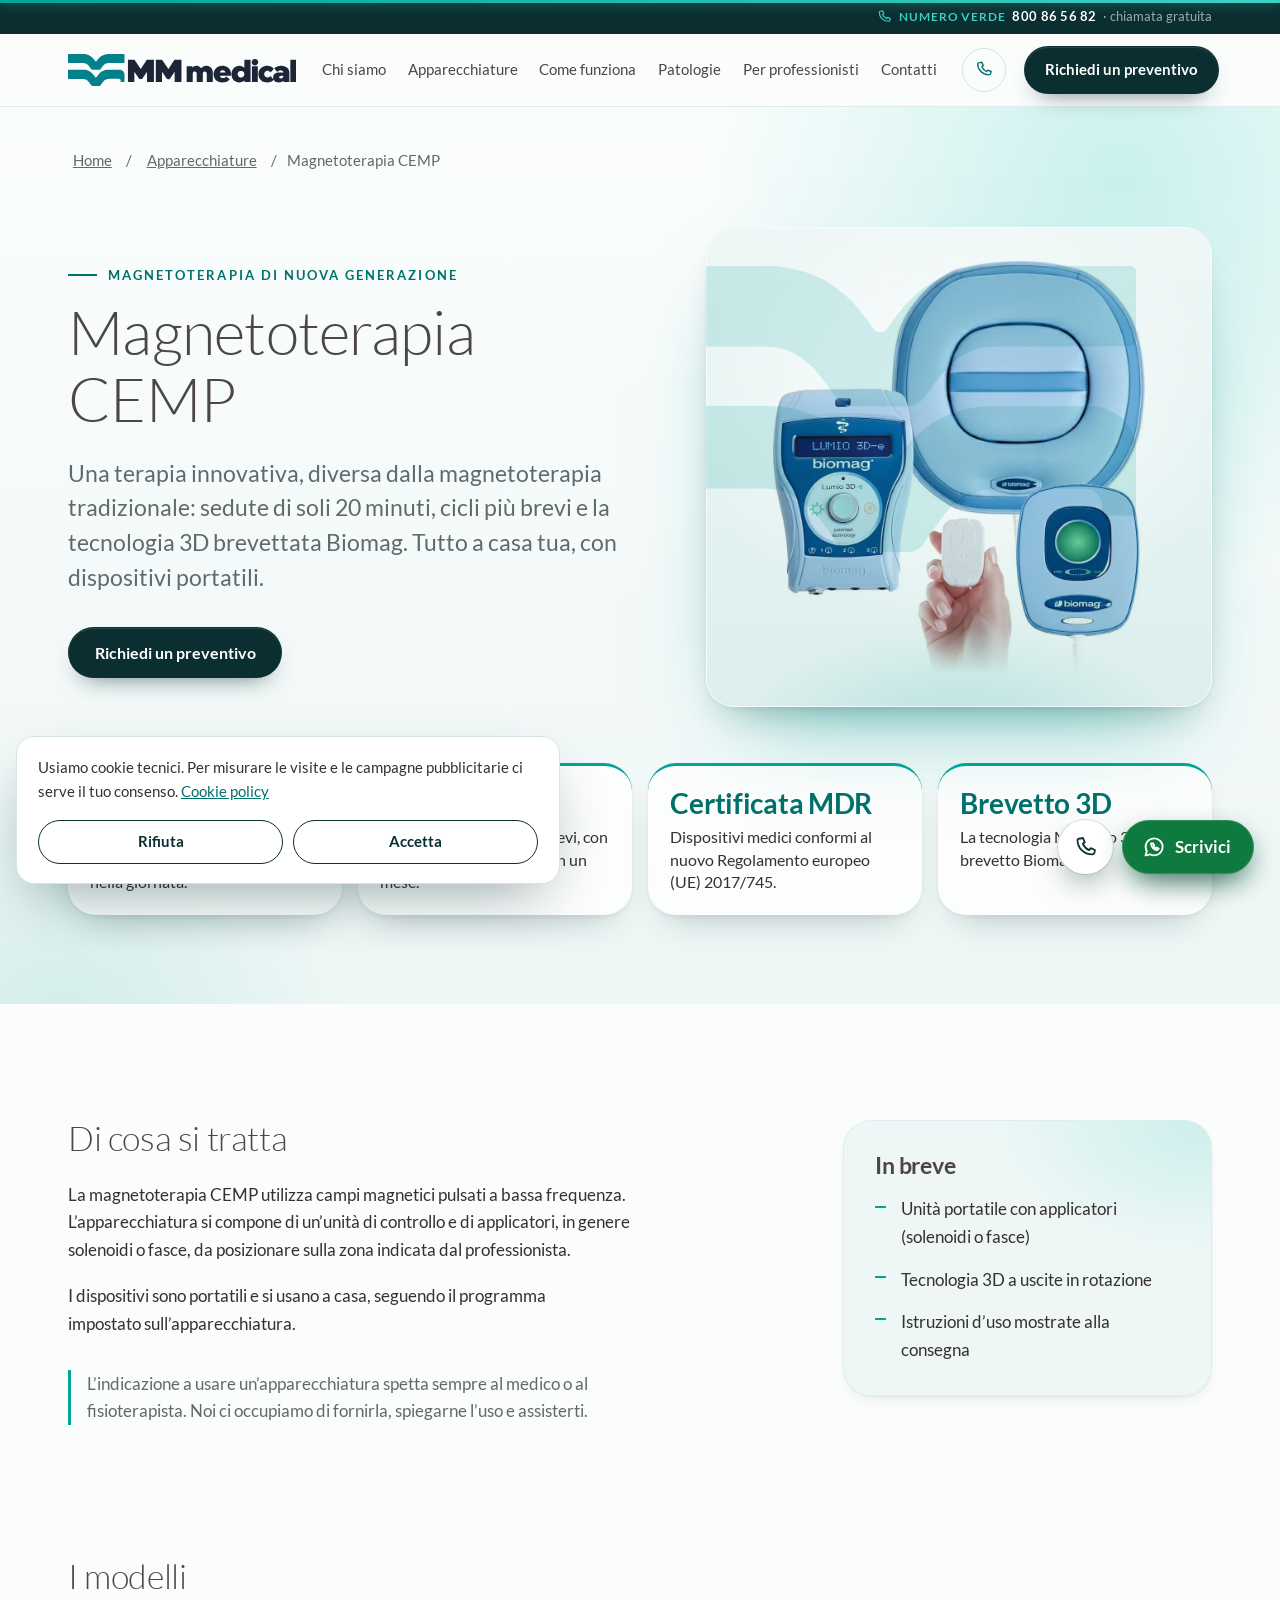
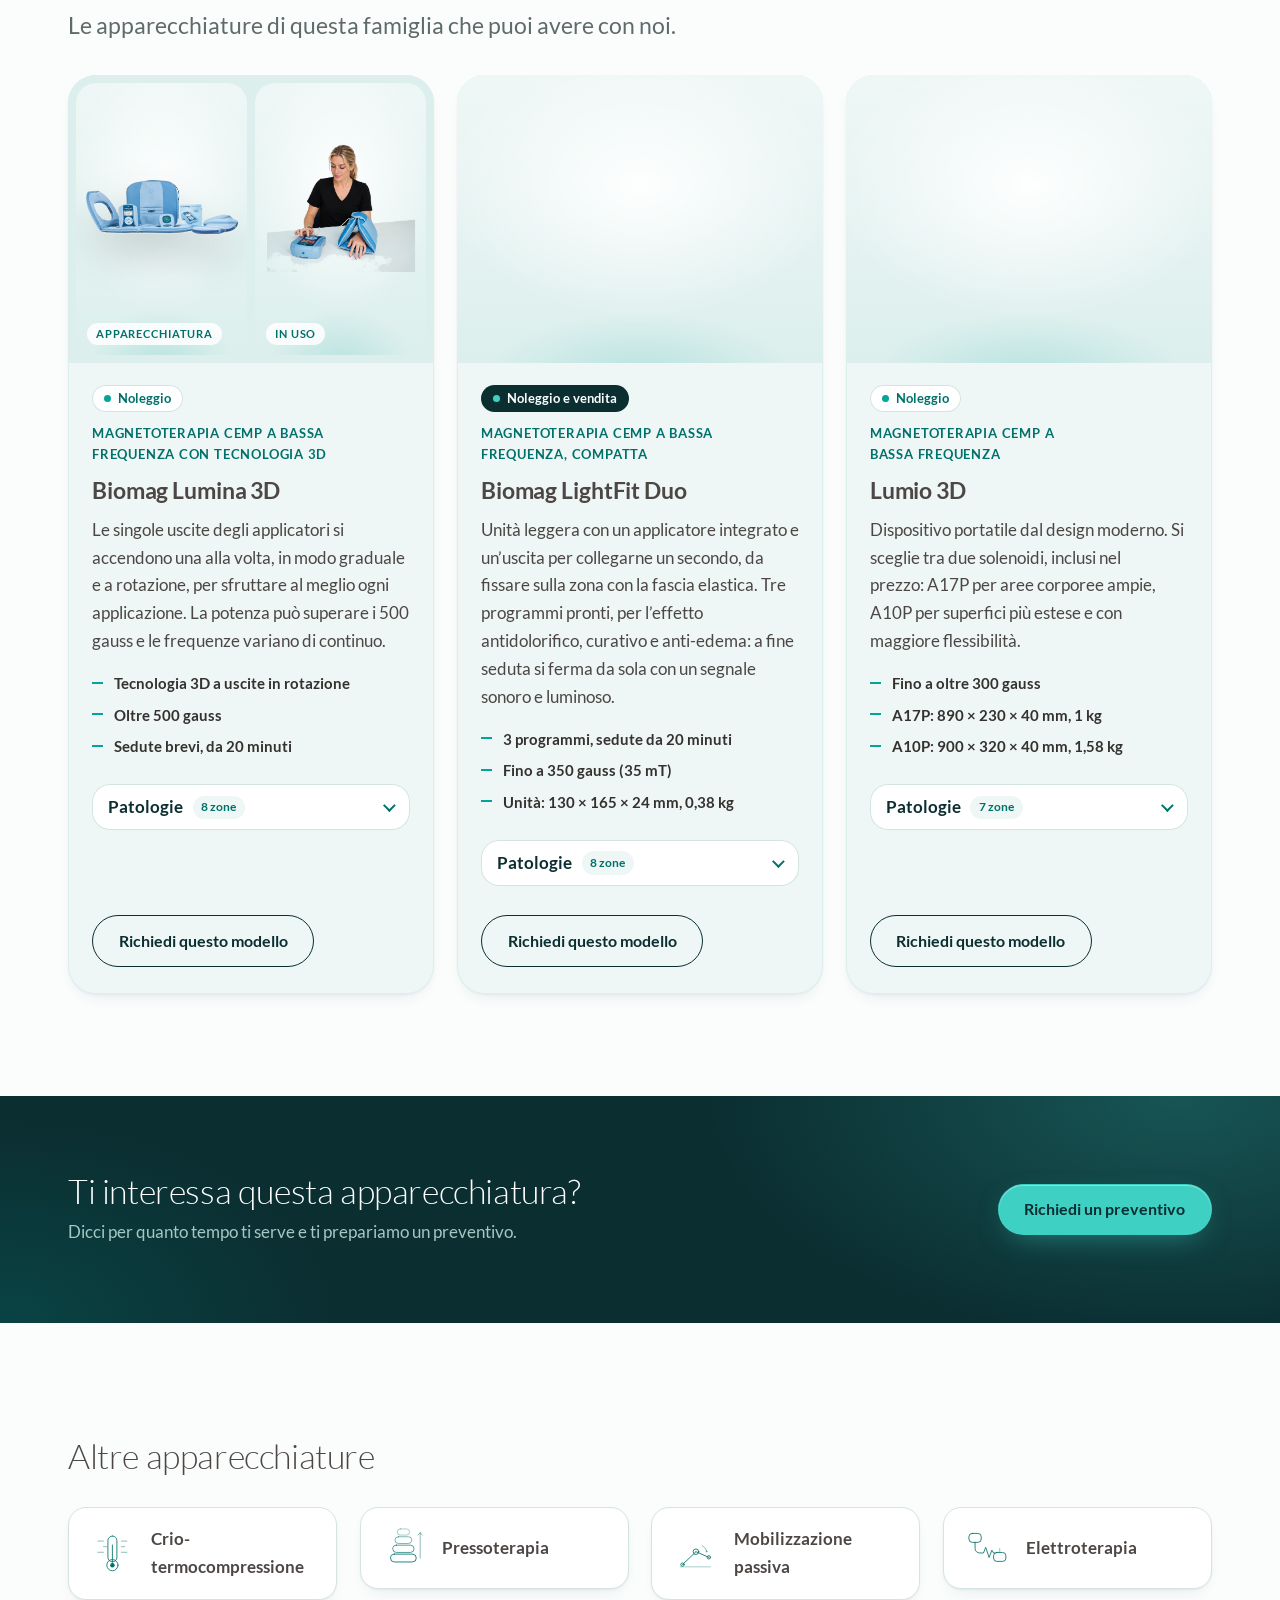
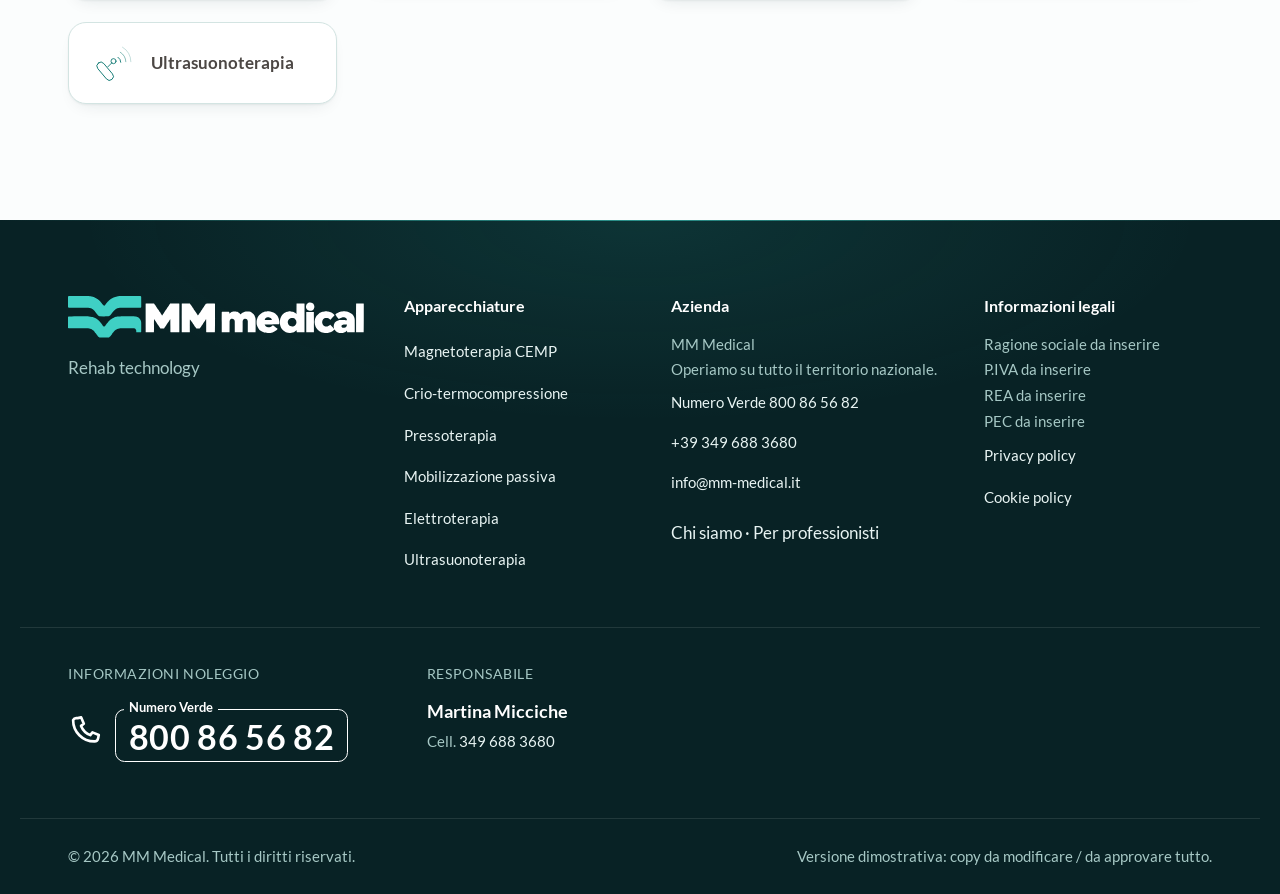
<file: apparecchiature/magnetoterapia/index.html>
<!DOCTYPE html><html lang="it"><head><meta name="robots" content="noindex, nofollow"><meta charset="utf-8"><meta name="viewport" content="width=device-width, initial-scale=1"><title>Noleggio magnetoterapia CEMP | MM Medical</title><meta name="description" content="Magnetoterapia CEMP portatile: Biomag Lumina 3D, LightFit Duo (anche in vendita) e Lumio 3D, a noleggio con consegna, istruzioni d’uso e assistenza. Operiamo su tutto il territorio nazionale."><link rel="canonical" href="https://www.mmmedical.it/apparecchiature/magnetoterapia/"><link rel="icon" href="/favicon.svg" type="image/svg+xml"><meta name="theme-color" content="#0b2e31"><script>document.documentElement.classList.add('js');</script><script>
      // Page transitions: only the photo that travels (clicked card <-> device hero) gets a transition name,
      // so every other photo fades with the page. Browsers without these events simply skip the effect.
      (function () {
        var slug = function (u) { var m = new URL(u, location.href).pathname.match(/^\/apparecchiature\/([^\/]+)\/?$/); return m ? m[1] : null; };
        var photo = function (s, home) { return home ? document.querySelector('[data-device="' + s + '"] .ph') : document.querySelector('.stage .photo'); };
        var name = function (el, s) { if (el) el.style.viewTransitionName = 'dev-' + s; };
        addEventListener('pageswap', function (e) {
          if (!e.viewTransition || !e.activation) return;
          var to = new URL(e.activation.entry.url), here = slug(location.href), dest = slug(to.href);
          if (dest && !here) name(photo(dest, true), dest);
          else if (here && to.pathname === '/') name(photo(here, false), here);
        });
        addEventListener('pagereveal', function (e) {
          if (!e.viewTransition || !window.navigation || !navigation.activation || !navigation.activation.from) return;
          var from = new URL(navigation.activation.from.url), here = slug(location.href), prev = slug(from.href);
          if (here && from.pathname === '/') name(photo(here, false), here);
          else if (!here && prev) name(photo(prev, true), prev);
        });
      })();
    </script><link rel="alternate" hreflang="it" href="https://www.mmmedical.it/apparecchiature/magnetoterapia/"><link rel="alternate" hreflang="x-default" href="https://www.mmmedical.it/apparecchiature/magnetoterapia/"><meta property="og:type" content="website"><meta property="og:locale" content="it_IT"><meta property="og:site_name" content="MM Medical"><meta property="og:title" content="Noleggio magnetoterapia CEMP | MM Medical"><meta property="og:description" content="Magnetoterapia CEMP portatile: Biomag Lumina 3D, LightFit Duo (anche in vendita) e Lumio 3D, a noleggio con consegna, istruzioni d’uso e assistenza. Operiamo su tutto il territorio nazionale."><meta property="og:url" content="https://www.mmmedical.it/apparecchiature/magnetoterapia/"><meta property="og:image" content="https://www.mmmedical.it/og.jpg"><meta property="og:image:width" content="1200"><meta property="og:image:height" content="630"><meta property="og:image:alt" content="MM Medical: noleggio di apparecchiature per la riabilitazione"><meta name="twitter:card" content="summary_large_image"><meta name="twitter:image" content="https://www.mmmedical.it/og.jpg"><script type="application/ld+json">{"@context":"https://schema.org","@type":"LocalBusiness","name":"MM Medical","url":"https://www.mmmedical.it","telephone":"+39 349 688 3680","email":"info@mm-medical.it","description":"Magnetoterapia CEMP portatile: Biomag Lumina 3D, LightFit Duo (anche in vendita) e Lumio 3D, a noleggio con consegna, istruzioni d’uso e assistenza. Operiamo su tutto il territorio nazionale.","areaServed":{"@type":"Country","name":"Italia"}}</script><script type="application/ld+json">{"@context":"https://schema.org","@type":"BreadcrumbList","itemListElement":[{"@type":"ListItem","position":1,"name":"Home","item":"https://www.mmmedical.it/"},{"@type":"ListItem","position":2,"name":"Apparecchiature","item":"https://www.mmmedical.it/#apparecchiature"},{"@type":"ListItem","position":3,"name":"Magnetoterapia CEMP","item":"https://www.mmmedical.it/apparecchiature/magnetoterapia/"}]}</script><link rel="stylesheet" href="/_astro/Base.BahkarRi.css"><style>.bodymap[data-astro-cid-vk6je62c]{width:100%;height:auto;display:block;overflow:visible}.ground[data-astro-cid-vk6je62c]{fill:#0b2e3114}.sil[data-astro-cid-vk6je62c],.head[data-astro-cid-vk6je62c]{fill:#fff;stroke:#00716a52;stroke-width:2px;stroke-linejoin:round;vector-effect:non-scaling-stroke}.spine[data-astro-cid-vk6je62c]{fill:none;stroke:#00716a2e;stroke-width:2px;stroke-dasharray:3 6;stroke-linecap:round}.zone[data-astro-cid-vk6je62c]{cursor:pointer;outline:none}.region[data-astro-cid-vk6je62c]{fill:var(--teal-glow);stroke:var(--teal-glow);opacity:0;transition:opacity .3s var(--ease)}.dot[data-astro-cid-vk6je62c]{fill:var(--teal);stroke:#fff;stroke-width:2.5px;transform-box:fill-box;transform-origin:50%;transition:transform .3s var(--ease), fill .3s}.pulse[data-astro-cid-vk6je62c]{fill:none;stroke:var(--teal);stroke-width:1.5px;opacity:0;transform-box:fill-box;transform-origin:50%}.hit[data-astro-cid-vk6je62c]{fill:#0000}.zone[data-astro-cid-vk6je62c].on .region[data-astro-cid-vk6je62c],.zone[data-astro-cid-vk6je62c]:hover .region[data-astro-cid-vk6je62c],.zone[data-astro-cid-vk6je62c]:focus-visible .region[data-astro-cid-vk6je62c]{opacity:.4}.zone[data-astro-cid-vk6je62c].on .dot[data-astro-cid-vk6je62c],.zone[data-astro-cid-vk6je62c]:hover .dot[data-astro-cid-vk6je62c],.zone[data-astro-cid-vk6je62c]:focus-visible .dot[data-astro-cid-vk6je62c]{fill:var(--ink);transform:scale(1.35)}.zone[data-astro-cid-vk6je62c]:focus-visible .hit[data-astro-cid-vk6je62c]{stroke:var(--teal-deep);stroke-width:2px;stroke-dasharray:4 4}.is-mini[data-astro-cid-vk6je62c] .sil[data-astro-cid-vk6je62c],.is-mini[data-astro-cid-vk6je62c] .head[data-astro-cid-vk6je62c]{stroke-width:1.25px}.is-mini[data-astro-cid-vk6je62c] .region[data-astro-cid-vk6je62c]{opacity:.85;fill:var(--teal);stroke:var(--teal)}.is-mini[data-astro-cid-vk6je62c] .dot[data-astro-cid-vk6je62c]{fill:var(--ink);stroke-width:1px;transform:scale(2.4)}.is-mini[data-astro-cid-vk6je62c] .spine[data-astro-cid-vk6je62c]{display:none}.is-figure[data-astro-cid-vk6je62c] .sil[data-astro-cid-vk6je62c],.is-figure[data-astro-cid-vk6je62c] .head[data-astro-cid-vk6je62c]{stroke-width:1.5px}.is-figure[data-astro-cid-vk6je62c] .region[data-astro-cid-vk6je62c]{opacity:.5}.is-figure[data-astro-cid-vk6je62c] .dot[data-astro-cid-vk6je62c]{fill:var(--teal-deep);stroke-width:2px;transform:scale(1.5)}.is-figure[data-astro-cid-vk6je62c] .spine[data-astro-cid-vk6je62c]{display:none}@media (prefers-reduced-motion:no-preference){.is-interactive[data-astro-cid-vk6je62c] .pulse[data-astro-cid-vk6je62c]{animation:bm-pulse 2.6s var(--ease) infinite}.is-interactive[data-astro-cid-vk6je62c] .zone[data-astro-cid-vk6je62c]:nth-of-type(2n) .pulse[data-astro-cid-vk6je62c]{animation-delay:.65s}.is-interactive[data-astro-cid-vk6je62c] .zone[data-astro-cid-vk6je62c]:nth-of-type(3n) .pulse[data-astro-cid-vk6je62c]{animation-delay:1.3s}.is-interactive[data-astro-cid-vk6je62c] .zone[data-astro-cid-vk6je62c]:hover .pulse[data-astro-cid-vk6je62c],.is-interactive[data-astro-cid-vk6je62c] .zone[data-astro-cid-vk6je62c].on .pulse[data-astro-cid-vk6je62c]{animation:none}}@keyframes bm-pulse{0%{opacity:.7;transform:scale(1)}70%,to{opacity:0;transform:scale(3)}}
</style><link rel="stylesheet" href="/_astro/_slug_.CMBwmDP9.css"></head><body><a class="skip" href="#main">Vai al contenuto</a><header class="site-header" data-astro-cid-nen7h5rs><div class="topline" data-astro-cid-nen7h5rs><div class="wrap tl-in" data-astro-cid-nen7h5rs><a class="tl-tf" href="tel:800865682" aria-label="Numero Verde 800 86 56 82, chiamata gratuita" data-astro-cid-nen7h5rs><svg class="i" viewBox="0 0 24 24" fill="none" stroke="currentColor" stroke-width="1.8" stroke-linecap="round" stroke-linejoin="round" aria-hidden="true"><path d="M6.6 3.5 9 3l1.8 4.3-1.9 1.5a11.5 11.5 0 0 0 6.3 6.3l1.5-1.9L21 15l-.5 2.4a2.5 2.5 0 0 1-2.5 2c-8 0-14.5-6.5-14.5-14.5a2.5 2.5 0 0 1 2.1-1.4z"></path></svg><span class="tl-lbl" data-astro-cid-nen7h5rs>Numero Verde</span> <strong data-astro-cid-nen7h5rs>800 86 56 82</strong><span class="tl-free" data-astro-cid-nen7h5rs>· chiamata gratuita</span></a></div></div><div class="wrap bar" data-astro-cid-nen7h5rs><a class="brand" href="/" aria-label="MM Medical, home" data-astro-cid-nen7h5rs><svg class="logo" viewBox="99.5 168.3 1407.2 197.2" role="img" aria-label="MM Medical" xmlns="http://www.w3.org/2000/svg"><path fill="var(--logo-mark, #02818B)" fill-rule="evenodd" d="M 103 168.5 c -1.67 0.67 -2.67 1.33 -3.17 2.67 -0.33 0.67 -0.33 1 -0.33 24.5 0 15.67 0 24 0.17 24.33 0.5 1.5 2 3 3.67 3.5 0.33 0.17 13.83 0.17 45.5 0.33 26.67 -0 45.83 -0 47 0.17 3.33 0.17 9 1.5 12.5 2.83 3.83 1.33 9.83 5.33 14.17 9.33 3 2.67 3.67 3.33 6.83 7.33 1.5 2 3 3.83 3.33 4.17 1 1.33 5.67 7.67 7.17 10 0.83 1.17 3.33 3.67 4.67 4.67 1.33 0.83 3.17 1.83 4.83 2.17 l 1.33 0.33 20.17 0.17 c 11.67 -0 20.67 -0 21.17 -0.17 4.17 -0.83 7.67 -3 10 -6.33 0.5 -0.67 1.17 -1.67 1.5 -2.17 0.33 -0.33 1.67 -2 2.83 -3.67 1.17 -1.67 2.5 -3.5 3 -4.17 0.67 -0.67 1.67 -2 2.33 -2.83 2.5 -3.33 7.5 -9 10 -11.17 3.17 -2.83 8.17 -5.83 12.5 -7.67 3.33 -1.33 8.67 -2.5 12.67 -2.83 1.5 -0.17 17.5 -0.17 49.67 -0.17 l 47.5 -0.17 0.83 -0.33 c 1.33 -0.67 1.83 -1.17 2.5 -2.33 l 0.5 -1 0 -23.17 c 0 -12.67 -0.17 -23.67 -0.17 -24.33 -0.17 -1.83 -0.67 -2.67 -2.17 -3.5 l -1 -0.67 -48 -0 c -29.33 -0 -49.17 -0 -51.17 0.17 -5.67 0.33 -10.67 1 -17 2.67 -6.5 1.5 -9.5 2.67 -16.5 6 -5.5 2.67 -12.67 7.5 -16.17 10.83 -0.33 0.5 -1.83 1.83 -3.33 3.33 -1.5 1.33 -3.5 3.33 -4.33 4.5 -2.83 3.17 -8.5 10.5 -11.33 14.67 -1.67 2.67 -3 3.33 -5.67 3.33 -2.17 -0 -3.33 -0.83 -5.33 -3.67 -3.33 -4.67 -3.67 -5.17 -6.83 -9 -1.33 -1.67 -2.67 -3.33 -3 -3.67 -2.5 -3.33 -7.83 -8.67 -11.5 -11.5 -0.33 -0.17 -1.17 -0.83 -1.83 -1.33 -0.67 -0.5 -2 -1.5 -2.83 -2 -0.83 -0.67 -2.17 -1.5 -3 -2.17 -1.67 -1 -4.5 -2.67 -6.33 -3.5 -0.67 -0.33 -2.5 -1.17 -3.83 -1.83 -3.33 -1.5 -6.83 -2.67 -10.33 -3.67 -0.83 -0.17 -2.17 -0.5 -3 -0.67 -1 -0.33 -2.33 -0.67 -3.17 -0.83 -0.83 -0.17 -2 -0.33 -2.33 -0.5 -0.33 -0 -2.5 -0.33 -4.67 -0.67 l -3.83 -0.5 -47.83 -0 c -38.83 -0 -47.83 -0 -48.33 0.17z M 117.17 265 l -14.5 -0 -0.83 0.67 c -0.5 0.33 -1.17 1 -1.33 1.33 -1 1.17 -1 -0.5 -1 26.17 0 27.67 -0.17 25.83 1.33 27.17 1.33 1.33 -3.33 1.17 47.33 1.33 32 -0 45.5 -0 46.83 0.17 3 0.33 8 1.33 10.67 2.33 2.5 0.83 6.67 2.83 7.83 3.67 2 1.5 3.83 2.67 5 3.5 3.5 2.5 4.83 3.67 7.67 7.33 1.17 1.5 3.67 4.5 5.17 6.33 1.67 2.17 4.5 6 5.67 8.17 0.5 0.83 1.5 2.17 2.33 3.17 0.67 1 1.67 2.33 2.17 3 1.5 2.33 3 3.5 5.83 5 2.33 1.17 1.83 1.17 22.67 1.17 19.67 -0 22.5 -0.17 24.17 -0.67 2.33 -0.67 5.67 -3.17 6.83 -5 1.17 -1.67 2.83 -4.17 4.33 -6.33 1.17 -1.5 2.5 -3.33 3 -4.17 2.83 -3.83 3.33 -4.67 4.5 -6.33 0.83 -1 2 -2.33 2.5 -3.17 0.67 -0.83 1.5 -1.83 1.83 -2.17 1.83 -2.5 5.67 -6 8.5 -7.83 0.83 -0.5 1.67 -1 1.83 -1.17 0.17 -0.17 0.83 -0.5 1.5 -0.83 0.5 -0.33 1.17 -0.67 1.67 -1 3.33 -2.33 11.17 -4.5 17.5 -5 4.33 -0.33 60.83 -0.33 64.83 -0 3.5 0.33 4.67 0.67 7 2.67 1.83 1.67 2.83 3.17 3.33 4.67 0.67 1.83 0.83 3 0.83 7 0 3.17 0 3.5 0.33 3.83 l 0.33 0.33 10.67 0.17 c 11.5 -0 11.67 -0 12.17 -0.83 0.17 -0.5 0.33 -42.33 0 -45.67 -0.33 -5 -1 -7.67 -3.17 -11.83 -3.83 -7.67 -8.5 -11.83 -18 -15.5 -2 -0.83 -5.33 -1.5 -9 -1.67 -3.17 -0.17 -60.83 -0.17 -70.17 -0 -3.83 -0 -7.33 0.17 -7.67 0.33 -0.5 -0 -2 0.33 -3.5 0.5 -1.33 0.17 -3.33 0.5 -4.17 0.83 -0.83 0.17 -2 0.5 -2.33 0.5 -2 0.33 -9 2.67 -12 4 -6 2.83 -7.33 3.5 -10 5.33 -4.5 2.83 -5.5 3.67 -10.33 7.83 -3.33 2.83 -3.67 3.17 -7.67 8 -0.83 1 -2.17 2.67 -3.17 4 -1 1.17 -2.5 3 -3.33 4.17 -0.67 1.17 -1.83 2.67 -2.17 3.17 -0.5 0.67 -1.67 2.33 -2.67 3.5 -3.67 5.33 -4.33 6 -7.33 6 -1.5 -0 -2.5 -0.33 -3.33 -1.17 -1.33 -1.33 -4.5 -5.83 -7.83 -10.67 -1.17 -1.83 -2.33 -3.5 -3.5 -4.67 -1.67 -1.83 -4.67 -5.33 -7.17 -8.17 -1 -1.5 -1.67 -2 -3.5 -3.67 -0.83 -0.67 -2 -1.67 -2.67 -2.33 -3.33 -2.83 -9.67 -7.33 -12 -8.33 -0.33 -0.17 -1.17 -0.5 -1.83 -1 -1.5 -0.83 -5.17 -2.5 -7 -3.17 -0.83 -0.33 -2.17 -0.83 -2.83 -1.17 -0.83 -0.33 -2.17 -0.67 -3 -0.83 -0.83 -0.17 -2 -0.5 -2.67 -0.67 -4.67 -1.33 -10.17 -2.17 -15.33 -2.33 -3.5 -0.17 -53.17 -0.17 -81.17 -0z"></path><path fill="var(--logo-word, #1D2637)" fill-rule="evenodd" d="M 1249 199.17 c -3.5 0.33 -8.17 2.5 -10.5 4.67 -1.5 1.33 -4 4.5 -4.67 5.83 -2 4 -2.67 8.83 -1.83 14 0.83 4.17 3.5 8.33 7.17 11.17 3.83 2.83 7 3.67 12.5 3.67 7.17 -0 12.67 -2.67 16.33 -8 1.5 -2.5 2.83 -5.67 3.17 -7.83 0.17 -0.5 0.17 -1.67 0.33 -2.33 0.83 -6 -3 -14.33 -8.17 -17.67 -4.33 -2.67 -9.5 -4 -14.33 -3.5z M 469.33 204.33 l -0.5 0.5 0 67.5 0.17 67.33 0.33 0.33 c 0.17 0.17 0.83 0.33 2.67 0.33 2.83 0.17 35.5 0.17 35.83 -0 0.83 -0.17 0.83 0.83 0.83 -30.83 0 -28.17 0 -30 0.33 -30.33 0.33 -0.5 0.67 -0.33 1.5 1.17 0.33 0.67 1.33 2 2.17 3.33 2.17 2.67 2.67 3.5 5.33 7.33 1 1.67 2.17 3.5 2.5 4 2 3.17 5.5 8.33 6.83 10.17 0.83 1.33 1.83 2.83 2.5 3.5 0.5 0.83 2.67 4 4.67 7 2.17 3.17 4 6 4.33 6.33 0.33 0.33 1 0.67 1.67 0.83 0.83 0.33 1.17 0.33 7.33 0.33 5.67 -0 6.5 -0 7.17 -0.33 0.67 -0.33 2 -1.67 3 -3.17 0.5 -0.5 1.67 -2.5 3 -4.17 1.17 -1.83 2.67 -4 3.33 -5 1.67 -2.5 3.5 -5.17 4.17 -6.33 0.83 -1.33 4.5 -6.67 5.83 -8.67 0.67 -0.83 1.5 -2 1.83 -2.67 0.83 -1 3.17 -4.67 4.83 -7.33 1.83 -2.67 4.33 -6.33 4.67 -6.5 0.83 -0.5 0.83 -1.83 0.83 30.33 0.17 21.5 0.17 30.17 0.33 30.5 0.17 0.17 0.33 0.33 0.67 0.5 0.17 -0 9.5 -0 20.67 -0 l 20.17 -0 0.33 -0.33 0.5 -0.33 0 -67.5 0 -67.33 -0.5 -0.5 -0.5 -0.33 -20.83 -0 c -14.33 -0 -21 -0 -21.33 0.17 -0.83 0.33 -1.67 1.67 -7.17 9.67 -1.5 2.17 -3.83 5.67 -5.33 7.67 -1.33 2.17 -2.67 4.17 -3 4.5 -0.67 1.17 -2.33 3.67 -2.83 4.67 -0.33 0.5 -0.83 1.33 -1.33 1.83 -5.17 7.5 -8 12 -9.83 14.83 -1 1.5 -2.5 4 -3.5 5.33 -1 1.5 -2.33 3.67 -3 4.67 -1.5 2.33 -2 2.83 -2.5 2.83 -0.33 -0 -2 -2.33 -4.17 -5.83 -0.33 -0.67 -1.5 -2.33 -2.5 -3.67 -1 -1.33 -2.33 -3.5 -3.33 -4.83 -0.83 -1.33 -2.5 -3.83 -3.67 -5.67 -1.17 -1.67 -2.67 -4 -3.5 -5.17 -5.83 -8.67 -9.5 -14.17 -12.67 -18.83 -1 -1.5 -2.67 -3.83 -3.67 -5.33 -3.67 -5.33 -4.33 -6.17 -4.83 -6.5 l -0.5 -0.33 -19.5 -0 -19.5 -0 -0.33 0.33z M 1187.33 204.17 c -0.33 0.17 -0.5 0.33 -0.5 0.5 -0.17 -0 -0.17 11 -0.33 24.17 0 17.83 -0.17 24.17 -0.17 24.17 -0.5 0.33 -0.67 0.17 -1.83 -0.83 -1.5 -1.33 -4 -3.33 -5.5 -4 -0.5 -0.33 -1.67 -1 -2.33 -1.33 -2 -1.33 -5.83 -3 -7.67 -3.67 -2.17 -0.67 -8 -1.83 -10.33 -2 -3.17 -0.33 -6.5 -0 -10.5 0.67 -6.33 1 -7.67 1.33 -12.83 3.67 -2 1 -7.17 4 -8.33 4.83 -4.17 3.33 -7.5 6.83 -11.17 11.5 -2.5 3.33 -6 11.5 -7.33 17.5 -2.5 10.33 -2.17 19.33 1.33 31.67 0.33 1.33 1.83 4.5 3.33 7.67 0.83 1.67 1.33 2.33 4 6.17 4.5 6.33 11.5 11.83 19 15 7.17 3 12.33 4 20.33 3.83 8.83 -0.33 15.33 -2.33 22.5 -7 1.17 -0.83 4.67 -3.67 5.83 -4.67 1.83 -1.83 2 -1.5 2.5 5 0.17 2.83 0.33 3.33 1 3.67 0.17 0.17 4.83 0.17 17.83 0.17 l 17.67 -0 0.33 -0.33 0.5 -0.5 0 -67.5 0 -67.5 -0.33 -0.5 -0.5 -0.33 -17.67 -0 c -9.83 -0 -17.83 -0 -18 -0 -0.33 -0.17 -0.67 -0 -0.83 -0z m -17.17 68.83 c 1.33 0.17 2.83 0.5 3.33 0.67 0.5 0.33 1.17 0.5 1.5 0.5 0.83 0.17 3.67 2.5 5.33 4.17 5.17 5.17 7.17 12.83 5 20.17 -1.17 3.33 -2 5.17 -3.83 7.17 -2.17 2.33 -4.33 3.83 -7.83 5.67 -4.67 2.17 -11 2.17 -16.33 -0.17 -2 -0.83 -5 -2.83 -6.5 -4.5 -2.5 -2.67 -3.83 -5 -5.17 -9.83 l -0.5 -1.83 0 -3.33 0.17 -3.5 0.67 -1.67 c 0.33 -1 1 -2.33 1.33 -3 0.5 -0.67 1.17 -1.83 1.5 -2.5 1.17 -2.17 4.5 -5.17 7 -6.5 3.67 -1.83 9.5 -2.5 14.33 -1.5z M 641 204.5 l -0.33 0.33 -0.17 67.33 0 67.33 0.5 0.5 0.33 0.33 9.5 -0 c 5.17 -0 13.5 -0 18.5 0.17 8.67 -0 9 -0 9.33 -0.33 l 0.33 -0.33 0 -29 c 0.17 -15.83 0.17 -29.5 0.33 -30.17 0.17 -2.33 0.5 -2 3.33 2.33 3 4.17 4 5.83 5.5 7.83 0.83 1 2.5 3.67 4 5.67 1.33 2 3 4.5 3.67 5.5 0.67 1 1.83 2.5 2.33 3.33 0.67 1 1.33 2.17 1.67 2.5 0.33 0.5 2.33 3.5 4.33 6.5 4.67 6.83 5.17 7.5 6.17 8.17 1 0.67 1.5 0.67 8.17 0.67 6.5 -0.17 6.5 -0.17 8.17 -1.5 1.17 -1.17 6.17 -8.17 7 -10 0.33 -0.33 1.17 -1.67 2 -3 0.83 -1.17 2.17 -3.17 3.17 -4.5 0.83 -1.33 2.17 -3.17 2.67 -4.17 1.67 -2.17 4.5 -6.33 5.5 -8.17 2.17 -3.5 2.5 -4 3.33 -5.17 0.5 -0.5 1.17 -1.5 1.5 -2 0.5 -0.5 1.5 -2 2.33 -3.17 1.67 -2.5 2.17 -2.83 2.5 -2.17 0.17 0.5 0.33 15.17 0.17 44.83 0 10.5 0 15.5 0.17 15.67 0.17 0.17 0.5 0.33 0.83 0.5 0.67 0.17 40 0.17 40.33 -0 0.83 -0.17 0.83 3.67 0.83 -67.83 0 -48.5 0 -67.17 -0.17 -67.5 -0.17 -0.33 -0.33 -0.5 -0.5 -0.67 -0.33 -0.17 -37.5 -0.17 -40.17 -0 -2.17 0.17 -2.67 0.33 -3.83 2.17 -2.17 3.5 -3.67 5.67 -4.67 7.17 -1.17 1.33 -2.67 3.5 -4.17 6.17 -0.33 0.67 -1.33 2.17 -2.17 3.17 -1.83 2.67 -4.5 6.67 -6.67 9.83 -0.83 1.33 -1.83 3 -2.33 3.5 -0.33 0.67 -1.5 2.33 -2.33 3.67 -1.67 2.5 -2.67 3.83 -6 8.67 -1.17 1.67 -2.67 4 -3.5 5.17 -4 6.33 -4.33 6.83 -5.17 6.33 0 -0.17 -0.67 -0.83 -1.17 -1.67 -0.5 -0.83 -1.17 -2.17 -1.67 -2.83 -1.5 -2.33 -5.33 -7.83 -8.5 -12.83 -1.83 -2.5 -4 -5.67 -5 -7.17 -1.67 -2.5 -2.5 -3.67 -4 -6.33 -0.5 -0.67 -1.33 -2 -2 -2.83 -0.67 -0.83 -1.5 -2 -2 -2.5 -1.83 -2.67 -5 -7.33 -7.83 -11.5 -3 -4.83 -4.67 -7 -5.33 -7.5 -0.67 -0.67 -3.67 -0.83 -21.67 -0.83 -16.33 -0 -16.83 -0 -17.17 0.33z M 1470.17 204.67 c -0.17 0.33 -0.33 3.67 -0.33 67.5 0 36.83 0 67.33 0.17 67.67 0 0.33 0.17 0.5 0.33 0.67 0.33 0.17 5.17 0.17 17.67 0.17 17.33 -0 17.33 -0 17.83 -0.33 0.17 -0.17 0.5 -0.5 0.5 -0.67 0.17 -0.33 0.17 -24.33 0.17 -53.5 0 -29.17 0 -55.83 0 -59.33 0.17 -3.5 0.17 -9.67 0 -14 l 0 -7.67 -0.5 -0.5 -0.5 -0.5 -17.5 -0 -17.5 -0 -0.33 0.5z M 1045.83 241.17 c -0.33 -0 -1.5 0.17 -2.67 0.33 -1.33 0.17 -2.67 0.33 -3.17 0.5 -1.17 -0 -6.33 1.33 -8 1.83 -10 3.33 -18.17 9 -24.5 17 -3.67 4.5 -7 10.67 -8.5 16.17 -0.33 1 -0.67 2.17 -0.83 2.83 -0.33 1.33 -1.17 5.17 -1.33 7 -0.5 4.17 0 14 0.67 17 0.17 0.33 0.33 1.17 0.5 1.67 0 0.67 0.5 2 0.83 3.17 0.5 1.17 1 2.67 1.17 3.17 1 3 3.17 7 6.33 11.33 3.83 5.33 5.17 6.67 10.17 10.5 4 2.83 6.5 4.33 11 6 7.83 3.33 14.33 4.5 24.5 4.33 7.83 -0 12.67 -0.67 20.33 -2.83 2.33 -0.67 6.83 -2.67 9.33 -4 1.33 -0.83 6 -3.83 7.17 -4.83 2.67 -2.17 7.5 -7.17 7.5 -7.67 0 -0.5 -1.33 -1.83 -4.67 -4.33 -1.5 -1.17 -3 -2.33 -3.33 -2.67 -0.5 -0.33 -1.17 -1 -1.67 -1.33 -0.67 -0.33 -1.5 -1 -2.17 -1.5 -6.33 -4.83 -9.83 -7.5 -10.5 -7.5 -0.17 -0 -1.17 0.83 -2.67 2.33 -4.33 4.17 -7 5.67 -12.5 6.5 -4 0.67 -8 0.33 -11.83 -0.67 -4.67 -1.33 -9.67 -5.67 -11.17 -9.5 -0.17 -0.67 -0.5 -1.33 -0.5 -1.5 -0.33 -0.67 0.17 -1.17 0.83 -1.33 0.33 -0.17 14.17 -0.17 30.83 -0.17 32.5 -0 35.83 -0 36.17 -0.17 0.5 -0.17 0.67 -1 1 -4.17 0.67 -6.33 0 -15.83 -1.67 -20.83 -0.17 -0.83 -0.83 -2.5 -1.17 -3.67 -1 -3.17 -1.67 -4.67 -3.67 -8.33 -1.5 -2.5 -2.67 -4.17 -4.17 -6 -0.83 -0.83 -1.83 -2.17 -2.5 -2.83 -2.83 -3.5 -7.67 -7 -14 -10.17 -4.17 -2.17 -10.83 -4.33 -15.17 -5 -1 -0 -2.33 -0.33 -3 -0.5 -1 -0.17 -11.33 -0.5 -13 -0.17z m 8.5 27.67 c 4.67 0.67 8.5 2.5 10.83 4.83 1.33 1.5 2.17 2.67 3.17 5.33 1 2.33 0.83 2.83 -0.5 3.17 -1.17 0.17 -31.5 0.17 -32 -0.17 -0.5 -0.33 -0.5 -0.67 0 -2.33 0.67 -2.17 1.83 -4.33 3.33 -5.67 2.83 -2.83 6.5 -4.67 10.33 -5.17 2.33 -0.33 2.5 -0.33 4.83 -0z M 1322 241.17 c -2 0.17 -5.5 0.67 -8.67 1.5 -1 0.17 -2.33 0.5 -2.67 0.5 -2.5 0.5 -5.83 1.83 -9.5 3.67 -4.33 2.17 -7.17 3.83 -8.5 5.17 -0.67 0.67 -2 1.67 -2.83 2.33 -2 1.67 -3.83 3.67 -7.5 8 -1 1.33 -2.5 3.83 -4 6.83 -0.5 1.33 -1.17 2.5 -1.17 2.5 -0.5 0.67 -2.5 6.33 -2.83 8.17 -1.17 6.17 -1.5 9 -1.5 13 0.17 7.83 1.67 14.33 4.67 21.17 1.17 2.67 1.33 3.17 2.5 5 3.83 6.17 8.5 11.33 14 15.17 3.33 2.17 4 2.67 10.67 5.83 2.5 1.17 6 2.17 11 3 7.5 1.33 18.67 1.17 24 -0.5 0.67 -0.17 2.33 -0.67 3.83 -1 3.17 -0.83 4.67 -1.33 7.83 -2.83 6 -3 10.83 -6.5 14.33 -10.5 0.67 -1 1 -0.83 2.17 0.83 1.33 2 3 3.83 5.17 5.83 2.33 2.17 3 2.67 5.5 4 2.67 1.5 3.17 1.83 5 2.33 5.5 2 8.67 2.5 15.33 2.5 5.83 -0 9.67 -0.67 14.83 -2.33 0.83 -0.33 1.5 -0.5 1.67 -0.5 0.33 -0 3.83 -1.83 5 -2.67 1.33 -0.83 2.33 -1.67 4.33 -3.5 1.33 -1.17 1.5 -1.33 2 -1 0.33 0.17 0.5 1.83 0.5 4.33 0 2 0.17 2.5 1 2.67 0.5 0.17 34.5 0.17 35 -0.17 0.5 -0 0.67 -0.83 0.5 -1.83 0 -0.33 0 -13.67 0 -29.33 l -0.17 -28.67 -0.33 -2.5 c -0.33 -1.5 -0.67 -3.17 -0.83 -3.83 -0.67 -2.33 -1.33 -5 -1.33 -5.17 0 -0.17 -0.33 -0.83 -0.67 -1.5 -0.33 -0.83 -0.67 -1.83 -0.83 -2.17 -1.17 -2.33 -3.17 -6 -4.33 -7.67 -1 -1.17 -3 -3.17 -4.83 -4.67 -5 -4.17 -10.17 -6.83 -17.67 -9.5 -1.5 -0.5 -6.5 -1.5 -8.67 -1.83 -0.83 -0.17 -2.33 -0.33 -3.17 -0.5 -3.83 -0.5 -13 -0.33 -17 0.17 -0.83 0.17 -1.83 0.33 -2.5 0.5 -1 -0 -3.67 0.67 -6.33 1.33 -0.67 0.17 -1.67 0.5 -2.33 0.67 -0.5 -0 -1.5 0.33 -2.17 0.67 -0.67 0.33 -1.33 0.5 -1.5 0.5 -0.33 -0 -4.67 2 -7.67 3.67 -3.17 1.5 -6.83 4 -9 6 -1.33 1.33 -1.33 1.17 2.17 6.17 0.67 1.17 1.67 2.33 2 2.83 1.5 2.17 4.67 6.33 7.17 9.33 0.67 0.83 1.5 1.83 1.83 2.17 1 1.5 2.17 2.5 2.83 2.5 0.5 -0 1.83 -0.83 3.33 -2.33 2.67 -2.33 7 -4.5 11.67 -5.67 2.17 -0.5 2.5 -0.5 5.5 -0.67 2.67 -0 3.67 -0 4.83 0.17 4.83 1 7.67 2.33 10.33 5.33 1 1 1.83 3 2 5.17 0.67 3.67 0.5 4 -1.67 3.67 -0.83 -0 -3.33 -0.33 -5.67 -0.5 -2.33 -0.17 -5.33 -0.5 -6.5 -0.67 -5.83 -0.5 -16.67 -0.33 -21 0.33 -1.33 0.33 -2.83 0.67 -3.33 0.83 -0.5 0.17 -1.67 0.5 -2.33 0.67 -3 1 -4.83 1.67 -7.33 3.17 -4.5 2.33 -8.83 6.67 -11 10.33 -3 5.5 -3.83 8.83 -3.67 15 0 4.33 0.33 6.67 1.17 9.17 0.83 2.67 0.33 2.67 -2 -0.17 -0.83 -0.67 -1.5 -1.67 -1.83 -1.83 -0.5 -0.5 -1.5 -1.67 -3.17 -3.83 -4.83 -6 -10.17 -11.67 -10.83 -11.67 -0.33 -0 -0.83 0.5 -1.67 1.33 -0.67 0.67 -2 1.83 -2.83 2.33 -0.83 0.5 -1.83 1.33 -2.17 1.67 -1.67 1.17 -4.17 2.33 -6.33 3 -2 0.33 -2.33 0.33 -5 0.33 -4.33 -0 -7.17 -0.67 -10.17 -2.5 -5 -2.83 -7.17 -5.5 -9 -11.17 -1.33 -4.33 -1.33 -9.33 0.17 -14 1.5 -4.5 5.17 -9.17 9.17 -11.17 5.5 -2.83 13.5 -2.83 19.17 0.17 2.5 1.17 4 2.33 6.5 4.83 1.17 1.17 2.17 2.17 2.33 2.17 0.33 -0 1.67 -1.33 4.17 -4 1.17 -1.33 3.17 -3.33 4.33 -4.67 1.17 -1.17 2.67 -2.5 3.33 -3.17 1.17 -1.17 3.17 -3.5 5.33 -6.17 0.67 -0.67 1.67 -1.83 2.17 -2.33 0.83 -0.67 1.17 -1.17 1.17 -1.33 0 -0.67 -0.83 -1.83 -2.67 -3.67 -3.5 -3.5 -6.33 -5.5 -10.83 -8 -0.33 -0.33 -1.17 -0.67 -1.67 -1 -1.67 -1 -4.5 -2.17 -7 -3 -0.33 -0 -1 -0.33 -1.33 -0.5 -0.83 -0.33 -6.17 -1.5 -7.67 -1.67 -0.83 -0.17 -2.17 -0.33 -3.17 -0.5 -2.17 -0.17 -8.33 -0.33 -11.17 -0.17z m 103.83 62.17 c 0.5 0.5 0.5 1 0.33 3.17 -0.33 3.83 -1.17 5.67 -3.83 8.5 -2.17 2.5 -4.83 3.67 -8.67 4.17 -5.33 0.83 -8.83 -0.17 -11.17 -2.67 -2.17 -2.17 -2.67 -4.67 -1.67 -7.17 1.17 -3.67 4.67 -5.67 10.33 -6.17 3 -0.17 14.17 -0 14.67 0.17z M 886.5 241.67 c -1.17 0.17 -2.67 0.5 -3.33 0.67 -0.67 0.17 -1.83 0.5 -2.5 0.67 -1.83 0.5 -4.33 2 -8 4.5 -1 0.67 -2.83 2.33 -3.83 3.33 -0.67 0.83 -1.5 1 -1.5 0.33 -0.17 -0.67 -0.5 -4.5 -0.5 -5.67 0 -1.17 -0.17 -1.5 -1.17 -1.67 -0.83 -0.17 -33.33 -0.5 -34 -0.33 -0.33 0.17 -0.5 0.33 -0.67 0.67 -0.17 0.33 -0.17 12.5 -0.17 48.17 0 46.5 0.17 47.67 0.33 48 l 0.33 0.33 17.83 -0 c 10.33 -0 17.83 -0 18 -0.17 0.33 -0 0.5 -0.33 0.67 -0.5 0 -0.17 0.17 -11.67 0.17 -26.33 l 0.17 -26 0.33 -1.67 c 1.17 -4.67 3.5 -7.67 7.33 -9.33 4.33 -2 9.67 -0.83 13 2.67 1.67 1.67 2.5 3.67 3.17 6.67 l 0.5 2.33 0.17 25.83 c 0 24.5 0 25.83 0.33 26.17 l 0.33 0.33 18 0.17 18.17 -0 0.33 -0.5 c 0.33 -0.33 0.33 -0.33 0.33 -26.17 l 0 -25.67 0.5 -2.17 c 1 -5.67 4.67 -9.67 9.33 -10.33 4.17 -0.67 7.67 0.33 10.5 3 1.83 1.67 3.17 4.17 3.83 7.5 l 0.33 2 0 25.67 0 25.67 0.33 0.33 0.5 0.5 11.67 -0 c 17 0.33 24.17 0.17 24.67 -0.17 0.17 -0.33 0.17 -1.67 0.17 -29.83 0 -30.67 0 -31.5 -0.67 -35.67 -0.33 -2.17 -0.5 -2.5 -1.17 -5.33 -1.33 -4.83 -4.67 -11.67 -6.83 -14 -0.33 -0.33 -0.67 -0.83 -0.83 -1 -1 -1.5 -4.33 -4.33 -6.83 -6 -0.67 -0.33 -2 -1.33 -3 -2 -3.33 -2.17 -7.17 -3.67 -11.83 -4.5 -4.67 -0.83 -10.33 -1.33 -13 -0.83 -0.67 0.17 -2 0.33 -3.17 0.5 -2.17 0.17 -5.83 1 -7.33 1.67 -2.83 1 -6.67 3.17 -8.33 4.5 -0.5 0.33 -1.17 0.83 -1.67 1.33 -0.67 0.33 -2.33 1.83 -3.83 3.33 -1.67 1.67 -2.83 2.67 -3.17 2.67 -0.17 -0 -0.67 -0.33 -1.17 -1 -2.67 -3.33 -8.33 -7.83 -12 -9.67 -1.17 -0.5 -2.67 -1.17 -3.33 -1.33 -5.67 -1.83 -7 -2 -11.5 -2.17 -3.5 -0 -4.17 -0 -6 0.5z M 1233.33 243.83 c -0.33 0.17 -0.5 0.33 -0.5 0.5 0 0.17 0 21.67 0 48 0 46.17 0 47.67 0.33 48 0.17 0.33 1 0.33 17.83 0.33 l 17.5 -0 0.33 -0.33 0.5 -0.33 0 -21.5 c 0.17 -27.17 0.17 -27.33 0 -52.83 0 -20 -0.17 -21.17 -0.33 -21.5 -0.5 -0.33 -2.33 -0.5 -19.33 -0.5 -13.17 -0 -15.83 -0 -16.33 0.17z"></path></svg></a><nav class="nav" id="nav" aria-label="Principale" data-astro-cid-nen7h5rs><ul data-astro-cid-nen7h5rs><li style="--n: 0" data-astro-cid-nen7h5rs><a href="/chi-siamo/" data-astro-cid-nen7h5rs>Chi siamo</a></li><li style="--n: 1" data-astro-cid-nen7h5rs><a href="/#apparecchiature" data-astro-cid-nen7h5rs>Apparecchiature</a></li><li style="--n: 2" data-astro-cid-nen7h5rs><a href="/#come-funziona" data-astro-cid-nen7h5rs>Come funziona</a></li><li style="--n: 3" data-astro-cid-nen7h5rs><a href="/patologie/" data-astro-cid-nen7h5rs>Patologie</a></li><li style="--n: 4" data-astro-cid-nen7h5rs><a href="/professionisti/" data-astro-cid-nen7h5rs>Per professionisti</a></li><li style="--n: 5" data-astro-cid-nen7h5rs><a href="/#contatti" data-astro-cid-nen7h5rs>Contatti</a></li><li class="call" style="--n: 6" data-astro-cid-nen7h5rs><a href="tel:800865682" data-astro-cid-nen7h5rs>Numero Verde 800 86 56 82</a></li><li class="call" style="--n: 7" data-astro-cid-nen7h5rs><a href="tel:+393496883680" data-astro-cid-nen7h5rs>Chiama +39 349 688 3680</a></li><li class="menu-cta" style="--n: 8" data-astro-cid-nen7h5rs><a class="btn btn-primary" href="/#contatti" data-astro-cid-nen7h5rs>Richiedi un preventivo</a></li></ul></nav><div class="actions" data-astro-cid-nen7h5rs><a class="phone" href="tel:+393496883680" aria-label="Chiama MM Medical +39 349 688 3680" data-astro-cid-nen7h5rs><svg class="i" viewBox="0 0 24 24" fill="none" stroke="currentColor" stroke-width="1.8" stroke-linecap="round" stroke-linejoin="round" aria-hidden="true"><path d="M6.6 3.5 9 3l1.8 4.3-1.9 1.5a11.5 11.5 0 0 0 6.3 6.3l1.5-1.9L21 15l-.5 2.4a2.5 2.5 0 0 1-2.5 2c-8 0-14.5-6.5-14.5-14.5a2.5 2.5 0 0 1 2.1-1.4z"></path></svg><span data-astro-cid-nen7h5rs>+39 349 688 3680</span></a><a class="btn btn-primary cta" href="/#contatti" data-astro-cid-nen7h5rs>Richiedi un preventivo</a><button class="burger" type="button" aria-expanded="false" aria-controls="nav" aria-label="Apri il menu" data-astro-cid-nen7h5rs><span data-astro-cid-nen7h5rs></span><span data-astro-cid-nen7h5rs></span></button></div></div></header><script type="module">var e=document.querySelector(`.burger`),t=document.getElementById(`nav`),n=()=>{t?.removeAttribute(`data-open`),e?.setAttribute(`aria-expanded`,`false`)};e?.addEventListener(`click`,()=>{let n=e.getAttribute(`aria-expanded`)!==`true`;e.setAttribute(`aria-expanded`,String(n)),n?t?.setAttribute(`data-open`,`true`):t?.removeAttribute(`data-open`)}),t?.querySelectorAll(`a`).forEach(e=>e.addEventListener(`click`,n)),document.addEventListener(`keydown`,e=>{e.key===`Escape`&&n()}),document.addEventListener(`click`,e=>{t?.hasAttribute(`data-open`)&&!e.target.closest(`.site-header`)&&n()});var r=document.querySelector(`.site-header`),i=()=>r?.toggleAttribute(`data-scrolled`,scrollY>8);addEventListener(`scroll`,i,{passive:!0}),i();</script><main id="main"><section class="top aura" data-astro-cid-iyowqgce><div class="wrap" data-astro-cid-iyowqgce><nav class="crumbs" aria-label="Percorso" data-astro-cid-iyowqgce><a href="/" data-astro-cid-iyowqgce>Home</a><span aria-hidden="true" data-astro-cid-iyowqgce>/</span><a href="/#apparecchiature" data-astro-cid-iyowqgce>Apparecchiature</a><span aria-hidden="true" data-astro-cid-iyowqgce>/</span><span aria-current="page" data-astro-cid-iyowqgce>Magnetoterapia CEMP</span></nav><div class="hero" data-astro-cid-iyowqgce><div class="copy" data-astro-cid-iyowqgce><p class="eyebrow" data-astro-cid-iyowqgce>Magnetoterapia di nuova generazione</p><h1 data-astro-cid-iyowqgce>Magnetoterapia CEMP</h1><p class="lead" data-astro-cid-iyowqgce>Una terapia innovativa, diversa dalla magnetoterapia tradizionale: sedute di soli 20 minuti, cicli più brevi e la tecnologia 3D brevettata Biomag. Tutto a casa tua, con dispositivi portatili.</p><a class="btn btn-primary" href="/#contatti" data-astro-cid-iyowqgce>Richiedi un preventivo</a></div><div class="stage lit" data-astro-cid-iyowqgce><svg class="ghost" viewBox="99.5 168.3 348.4 197.2" aria-hidden="true" xmlns="http://www.w3.org/2000/svg"><path fill="currentColor" fill-rule="evenodd" d="M 103 168.5 c -1.67 0.67 -2.67 1.33 -3.17 2.67 -0.33 0.67 -0.33 1 -0.33 24.5 0 15.67 0 24 0.17 24.33 0.5 1.5 2 3 3.67 3.5 0.33 0.17 13.83 0.17 45.5 0.33 26.67 -0 45.83 -0 47 0.17 3.33 0.17 9 1.5 12.5 2.83 3.83 1.33 9.83 5.33 14.17 9.33 3 2.67 3.67 3.33 6.83 7.33 1.5 2 3 3.83 3.33 4.17 1 1.33 5.67 7.67 7.17 10 0.83 1.17 3.33 3.67 4.67 4.67 1.33 0.83 3.17 1.83 4.83 2.17 l 1.33 0.33 20.17 0.17 c 11.67 -0 20.67 -0 21.17 -0.17 4.17 -0.83 7.67 -3 10 -6.33 0.5 -0.67 1.17 -1.67 1.5 -2.17 0.33 -0.33 1.67 -2 2.83 -3.67 1.17 -1.67 2.5 -3.5 3 -4.17 0.67 -0.67 1.67 -2 2.33 -2.83 2.5 -3.33 7.5 -9 10 -11.17 3.17 -2.83 8.17 -5.83 12.5 -7.67 3.33 -1.33 8.67 -2.5 12.67 -2.83 1.5 -0.17 17.5 -0.17 49.67 -0.17 l 47.5 -0.17 0.83 -0.33 c 1.33 -0.67 1.83 -1.17 2.5 -2.33 l 0.5 -1 0 -23.17 c 0 -12.67 -0.17 -23.67 -0.17 -24.33 -0.17 -1.83 -0.67 -2.67 -2.17 -3.5 l -1 -0.67 -48 -0 c -29.33 -0 -49.17 -0 -51.17 0.17 -5.67 0.33 -10.67 1 -17 2.67 -6.5 1.5 -9.5 2.67 -16.5 6 -5.5 2.67 -12.67 7.5 -16.17 10.83 -0.33 0.5 -1.83 1.83 -3.33 3.33 -1.5 1.33 -3.5 3.33 -4.33 4.5 -2.83 3.17 -8.5 10.5 -11.33 14.67 -1.67 2.67 -3 3.33 -5.67 3.33 -2.17 -0 -3.33 -0.83 -5.33 -3.67 -3.33 -4.67 -3.67 -5.17 -6.83 -9 -1.33 -1.67 -2.67 -3.33 -3 -3.67 -2.5 -3.33 -7.83 -8.67 -11.5 -11.5 -0.33 -0.17 -1.17 -0.83 -1.83 -1.33 -0.67 -0.5 -2 -1.5 -2.83 -2 -0.83 -0.67 -2.17 -1.5 -3 -2.17 -1.67 -1 -4.5 -2.67 -6.33 -3.5 -0.67 -0.33 -2.5 -1.17 -3.83 -1.83 -3.33 -1.5 -6.83 -2.67 -10.33 -3.67 -0.83 -0.17 -2.17 -0.5 -3 -0.67 -1 -0.33 -2.33 -0.67 -3.17 -0.83 -0.83 -0.17 -2 -0.33 -2.33 -0.5 -0.33 -0 -2.5 -0.33 -4.67 -0.67 l -3.83 -0.5 -47.83 -0 c -38.83 -0 -47.83 -0 -48.33 0.17z M 117.17 265 l -14.5 -0 -0.83 0.67 c -0.5 0.33 -1.17 1 -1.33 1.33 -1 1.17 -1 -0.5 -1 26.17 0 27.67 -0.17 25.83 1.33 27.17 1.33 1.33 -3.33 1.17 47.33 1.33 32 -0 45.5 -0 46.83 0.17 3 0.33 8 1.33 10.67 2.33 2.5 0.83 6.67 2.83 7.83 3.67 2 1.5 3.83 2.67 5 3.5 3.5 2.5 4.83 3.67 7.67 7.33 1.17 1.5 3.67 4.5 5.17 6.33 1.67 2.17 4.5 6 5.67 8.17 0.5 0.83 1.5 2.17 2.33 3.17 0.67 1 1.67 2.33 2.17 3 1.5 2.33 3 3.5 5.83 5 2.33 1.17 1.83 1.17 22.67 1.17 19.67 -0 22.5 -0.17 24.17 -0.67 2.33 -0.67 5.67 -3.17 6.83 -5 1.17 -1.67 2.83 -4.17 4.33 -6.33 1.17 -1.5 2.5 -3.33 3 -4.17 2.83 -3.83 3.33 -4.67 4.5 -6.33 0.83 -1 2 -2.33 2.5 -3.17 0.67 -0.83 1.5 -1.83 1.83 -2.17 1.83 -2.5 5.67 -6 8.5 -7.83 0.83 -0.5 1.67 -1 1.83 -1.17 0.17 -0.17 0.83 -0.5 1.5 -0.83 0.5 -0.33 1.17 -0.67 1.67 -1 3.33 -2.33 11.17 -4.5 17.5 -5 4.33 -0.33 60.83 -0.33 64.83 -0 3.5 0.33 4.67 0.67 7 2.67 1.83 1.67 2.83 3.17 3.33 4.67 0.67 1.83 0.83 3 0.83 7 0 3.17 0 3.5 0.33 3.83 l 0.33 0.33 10.67 0.17 c 11.5 -0 11.67 -0 12.17 -0.83 0.17 -0.5 0.33 -42.33 0 -45.67 -0.33 -5 -1 -7.67 -3.17 -11.83 -3.83 -7.67 -8.5 -11.83 -18 -15.5 -2 -0.83 -5.33 -1.5 -9 -1.67 -3.17 -0.17 -60.83 -0.17 -70.17 -0 -3.83 -0 -7.33 0.17 -7.67 0.33 -0.5 -0 -2 0.33 -3.5 0.5 -1.33 0.17 -3.33 0.5 -4.17 0.83 -0.83 0.17 -2 0.5 -2.33 0.5 -2 0.33 -9 2.67 -12 4 -6 2.83 -7.33 3.5 -10 5.33 -4.5 2.83 -5.5 3.67 -10.33 7.83 -3.33 2.83 -3.67 3.17 -7.67 8 -0.83 1 -2.17 2.67 -3.17 4 -1 1.17 -2.5 3 -3.33 4.17 -0.67 1.17 -1.83 2.67 -2.17 3.17 -0.5 0.67 -1.67 2.33 -2.67 3.5 -3.67 5.33 -4.33 6 -7.33 6 -1.5 -0 -2.5 -0.33 -3.33 -1.17 -1.33 -1.33 -4.5 -5.83 -7.83 -10.67 -1.17 -1.83 -2.33 -3.5 -3.5 -4.67 -1.67 -1.83 -4.67 -5.33 -7.17 -8.17 -1 -1.5 -1.67 -2 -3.5 -3.67 -0.83 -0.67 -2 -1.67 -2.67 -2.33 -3.33 -2.83 -9.67 -7.33 -12 -8.33 -0.33 -0.17 -1.17 -0.5 -1.83 -1 -1.5 -0.83 -5.17 -2.5 -7 -3.17 -0.83 -0.33 -2.17 -0.83 -2.83 -1.17 -0.83 -0.33 -2.17 -0.67 -3 -0.83 -0.83 -0.17 -2 -0.5 -2.67 -0.67 -4.67 -1.33 -10.17 -2.17 -15.33 -2.33 -3.5 -0.17 -53.17 -0.17 -81.17 -0z"></path></svg><img class="photo flat" src="/img/biomag-lumio-set.webp" width="924" height="1023" alt="Biomag Lumio 3D-e con applicatore, unità di comando e tester" fetchpriority="high" decoding="async" data-astro-cid-iyowqgce></div></div><ul class="highlights" data-astro-cid-iyowqgce><li data-astro-cid-iyowqgce><strong data-astro-cid-iyowqgce>20 minuti</strong><span data-astro-cid-iyowqgce>La durata di una seduta: protocolli brevi, facili da inserire nella giornata.</span></li><li data-astro-cid-iyowqgce><strong data-astro-cid-iyowqgce>30 giorni</strong><span data-astro-cid-iyowqgce>Cicli di trattamento più brevi, con i primi risultati visibili già in un mese.</span></li><li data-astro-cid-iyowqgce><strong data-astro-cid-iyowqgce>Certificata MDR</strong><span data-astro-cid-iyowqgce>Dispositivi medici conformi al nuovo Regolamento europeo (UE) 2017/745.</span></li><li data-astro-cid-iyowqgce><strong data-astro-cid-iyowqgce>Brevetto 3D</strong><span data-astro-cid-iyowqgce>La tecnologia Magneto 3D è un brevetto Biomag.</span></li></ul></div></section><section class="section body" data-astro-cid-iyowqgce><div class="wrap cols" data-astro-cid-iyowqgce><div class="reveal" data-astro-cid-iyowqgce><h2 data-astro-cid-iyowqgce>Di cosa si tratta</h2><p data-astro-cid-iyowqgce>La magnetoterapia CEMP utilizza campi magnetici pulsati a bassa frequenza. L’apparecchiatura si compone di un’unità di controllo e di applicatori, in genere solenoidi o fasce, da posizionare sulla zona indicata dal professionista.</p><p data-astro-cid-iyowqgce>I dispositivi sono portatili e si usano a casa, seguendo il programma impostato sull’apparecchiatura.</p><p class="note" data-astro-cid-iyowqgce>L’indicazione a usare un’apparecchiatura spetta sempre al medico o al fisioterapista. Noi ci occupiamo di fornirla, spiegarne l’uso e assisterti.</p></div><aside data-astro-cid-iyowqgce><div class="brief reveal" data-astro-cid-iyowqgce><h3 data-astro-cid-iyowqgce>In breve</h3><ul data-astro-cid-iyowqgce><li data-astro-cid-iyowqgce>Unità portatile con applicatori (solenoidi o fasce)</li><li data-astro-cid-iyowqgce>Tecnologia 3D a uscite in rotazione</li><li data-astro-cid-iyowqgce>Istruzioni d’uso mostrate alla consegna</li></ul></div></aside></div></section><section class="models n3" id="modelli" data-astro-cid-iyowqgce><div class="wrap" data-astro-cid-iyowqgce><h2 data-astro-cid-iyowqgce>I modelli</h2><p class="lead" data-astro-cid-iyowqgce>Le apparecchiature di questa famiglia che puoi avere con noi.</p><ul data-astro-cid-iyowqgce><li class="reveal" data-astro-cid-iyowqgce><article class="model" id="biomag-lumina-3d" data-astro-cid-iyowqgce><div class="shot duo" data-astro-cid-iyowqgce><figure class="tile lit" data-astro-cid-iyowqgce><img class="photo" src="/img/lumina-3d.webp" width="1200" height="438" alt="Biomag Lumina 3D-e con unità di controllo, applicatori e custodia" loading="lazy" decoding="async" data-astro-cid-iyowqgce><figcaption data-astro-cid-iyowqgce>Apparecchiatura</figcaption></figure><figure class="tile lit" data-astro-cid-iyowqgce><img class="photo flat" src="/img/in-use/lumina-3d.webp" width="668" height="570" alt="Paziente con l’unità Biomag Lumina 3D e il suo applicatore" loading="lazy" decoding="async" data-astro-cid-iyowqgce><figcaption data-astro-cid-iyowqgce>In uso</figcaption></figure></div><div class="body" data-astro-cid-iyowqgce><p class="avail" data-astro-cid-iyowqgce>Noleggio</p><p class="kind" data-astro-cid-iyowqgce>Magnetoterapia CEMP a bassa frequenza con tecnologia 3D</p><h3 data-astro-cid-iyowqgce>Biomag Lumina 3D</h3><p data-astro-cid-iyowqgce>Le singole uscite degli applicatori si accendono una alla volta, in modo graduale e a rotazione, per sfruttare al meglio ogni applicazione. La potenza può superare i 500 gauss e le frequenze variano di continuo.</p><ul class="specs" data-astro-cid-iyowqgce><li data-astro-cid-iyowqgce>Tecnologia 3D a uscite in rotazione</li><li data-astro-cid-iyowqgce>Oltre 500 gauss</li><li data-astro-cid-iyowqgce>Sedute brevi, da 20 minuti</li></ul><details class="pat" data-astro-cid-iyowqgce><summary data-astro-cid-iyowqgce><span data-astro-cid-iyowqgce>Patologie</span><span class="cnt" data-astro-cid-iyowqgce>8 zone</span></summary><div class="pat-body" data-astro-cid-iyowqgce><div class="pa" data-astro-cid-iyowqgce><a class="pa-name" href="/patologie/#spalla" data-astro-cid-iyowqgce>Spalla</a><ul data-astro-cid-iyowqgce><li data-astro-cid-iyowqgce>Riparazione della cuffia dei rotatori</li><li data-astro-cid-iyowqgce>Tenodesi o tenotomia del bicipite</li><li data-astro-cid-iyowqgce>Capsulite adesiva (spalla congelata)</li><li data-astro-cid-iyowqgce>Artroscopia di spalla</li><li data-astro-cid-iyowqgce>Stabilizzazione (Bankart)</li><li data-astro-cid-iyowqgce>Protesi di spalla</li><li data-astro-cid-iyowqgce>Acromionplastica</li><li data-astro-cid-iyowqgce>Fratture di trochite, testa e collo omerale, clavicola</li><li data-astro-cid-iyowqgce>Esiti di traumi complessi</li></ul></div><div class="pa" data-astro-cid-iyowqgce><a class="pa-name" href="/patologie/#ginocchio" data-astro-cid-iyowqgce>Ginocchio</a><ul data-astro-cid-iyowqgce><li data-astro-cid-iyowqgce>Protesi totale di ginocchio</li><li data-astro-cid-iyowqgce>Ricostruzione del legamento crociato (LCA, LCP)</li><li data-astro-cid-iyowqgce>Meniscectomia o sutura meniscale</li><li data-astro-cid-iyowqgce>Fratture del piatto tibiale e della rotula</li><li data-astro-cid-iyowqgce>Artrofibrosi e rigidità articolare</li><li data-astro-cid-iyowqgce>Osteotomie correttive</li></ul></div><div class="pa" data-astro-cid-iyowqgce><a class="pa-name" href="/patologie/#gomito" data-astro-cid-iyowqgce>Gomito</a><ul data-astro-cid-iyowqgce><li data-astro-cid-iyowqgce>Artrolisi per rigidità</li><li data-astro-cid-iyowqgce>Ricostruzione legamentosa</li><li data-astro-cid-iyowqgce>Epicondilite ed epitrocleite (gomito del tennista e del golfista)</li><li data-astro-cid-iyowqgce>Protesi di gomito</li><li data-astro-cid-iyowqgce>Fratture articolari (olecrano, capitello radiale)</li><li data-astro-cid-iyowqgce>Lussazioni e sublussazioni</li></ul></div><div class="pa" data-astro-cid-iyowqgce><a class="pa-name" href="/patologie/#caviglia" data-astro-cid-iyowqgce>Caviglia</a><ul data-astro-cid-iyowqgce><li data-astro-cid-iyowqgce>Artrodesi tibio-tarsica o sottoastragalica</li><li data-astro-cid-iyowqgce>Ricostruzione legamentosa dopo distorsioni gravi</li><li data-astro-cid-iyowqgce>Fratture di caviglia</li><li data-astro-cid-iyowqgce>Tendinite achillea dopo riparazione</li><li data-astro-cid-iyowqgce>Artrosi di caviglia</li><li data-astro-cid-iyowqgce>Rigidità dopo immobilizzazione</li></ul></div><div class="pa" data-astro-cid-iyowqgce><a class="pa-name" href="/patologie/#polso" data-astro-cid-iyowqgce>Polso</a><ul data-astro-cid-iyowqgce><li data-astro-cid-iyowqgce>Artrolisi del polso</li><li data-astro-cid-iyowqgce>Ricostruzione legamentosa (scafo-lunato)</li><li data-astro-cid-iyowqgce>Tunnel carpale dopo l’intervento</li><li data-astro-cid-iyowqgce>Rigidità post-traumatica</li><li data-astro-cid-iyowqgce>Fratture del radio distale e dello scafoide</li><li data-astro-cid-iyowqgce>Lussazioni carpali</li></ul></div><div class="pa" data-astro-cid-iyowqgce><a class="pa-name" href="/patologie/#mano-e-dita" data-astro-cid-iyowqgce>Mano e dita</a><ul data-astro-cid-iyowqgce><li data-astro-cid-iyowqgce>Sutura dei tendini flessori o estensori</li><li data-astro-cid-iyowqgce>Artrolisi di dita e mano</li><li data-astro-cid-iyowqgce>Protesi articolari delle dita (artrite reumatoide)</li><li data-astro-cid-iyowqgce>Fratture di falangi e metacarpi</li><li data-astro-cid-iyowqgce>Esiti di lesioni nervose</li><li data-astro-cid-iyowqgce>Ustioni e cicatrici retraenti</li></ul></div><div class="pa" data-astro-cid-iyowqgce><a class="pa-name" href="/patologie/#colonna-e-muscoli" data-astro-cid-iyowqgce>Colonna e muscoli</a><ul data-astro-cid-iyowqgce><li data-astro-cid-iyowqgce>Lombalgia, cervicalgia, dorsalgia</li><li data-astro-cid-iyowqgce>Contratture muscolari</li><li data-astro-cid-iyowqgce>Sciatalgia e cruralgia</li><li data-astro-cid-iyowqgce>Fibromialgia</li><li data-astro-cid-iyowqgce>Ernia del disco (approccio conservativo)</li></ul></div><div class="pa" data-astro-cid-iyowqgce><a class="pa-name" href="/patologie/#circolazione-ed-edema" data-astro-cid-iyowqgce>Edema osseo e circolazione</a><ul data-astro-cid-iyowqgce><li data-astro-cid-iyowqgce>Edema osseo</li><li data-astro-cid-iyowqgce>Edemi post-operatori e post-traumatici</li><li data-astro-cid-iyowqgce>Linfedema e insufficienza venosa cronica</li><li data-astro-cid-iyowqgce>Cellulite e ritenzione idrica</li><li data-astro-cid-iyowqgce>Gambe pesanti</li><li data-astro-cid-iyowqgce>Prevenzione della trombosi venosa profonda</li></ul></div><p class="pat-note" data-astro-cid-iyowqgce>Da valutare sempre con il medico o il fisioterapista. <a href="/patologie/" data-astro-cid-iyowqgce>Vedi tutte le patologie</a></p></div></details><a class="btn btn-ghost req" href="/?modello=Biomag%20Lumina%203D#contatti" data-astro-cid-iyowqgce>Richiedi questo modello</a></div></article></li><li class="reveal" data-astro-cid-iyowqgce><article class="model" id="biomag-lightfit-duo" data-astro-cid-iyowqgce><div class="shot lit" data-astro-cid-iyowqgce><img class="photo" src="/img/lightfit-duo.webp" width="1199" height="621" alt="Biomag LightFit Duo con unità di controllo, applicatore a fascia e cinghia elastica" loading="lazy" decoding="async" data-astro-cid-iyowqgce></div><div class="body" data-astro-cid-iyowqgce><p class="avail both" data-astro-cid-iyowqgce>Noleggio e vendita</p><p class="kind" data-astro-cid-iyowqgce>Magnetoterapia CEMP a bassa frequenza, compatta</p><h3 data-astro-cid-iyowqgce>Biomag LightFit Duo</h3><p data-astro-cid-iyowqgce>Unità leggera con un applicatore integrato e un’uscita per collegarne un secondo, da fissare sulla zona con la fascia elastica. Tre programmi pronti, per l’effetto antidolorifico, curativo e anti-edema: a fine seduta si ferma da sola con un segnale sonoro e luminoso.</p><ul class="specs" data-astro-cid-iyowqgce><li data-astro-cid-iyowqgce>3 programmi, sedute da 20 minuti</li><li data-astro-cid-iyowqgce>Fino a 350 gauss (35 mT)</li><li data-astro-cid-iyowqgce>Unità: 130 × 165 × 24 mm, 0,38 kg</li></ul><details class="pat" data-astro-cid-iyowqgce><summary data-astro-cid-iyowqgce><span data-astro-cid-iyowqgce>Patologie</span><span class="cnt" data-astro-cid-iyowqgce>8 zone</span></summary><div class="pat-body" data-astro-cid-iyowqgce><div class="pa" data-astro-cid-iyowqgce><a class="pa-name" href="/patologie/#spalla" data-astro-cid-iyowqgce>Spalla</a><ul data-astro-cid-iyowqgce><li data-astro-cid-iyowqgce>Riparazione della cuffia dei rotatori</li><li data-astro-cid-iyowqgce>Tenodesi o tenotomia del bicipite</li><li data-astro-cid-iyowqgce>Capsulite adesiva (spalla congelata)</li><li data-astro-cid-iyowqgce>Artroscopia di spalla</li><li data-astro-cid-iyowqgce>Stabilizzazione (Bankart)</li><li data-astro-cid-iyowqgce>Protesi di spalla</li><li data-astro-cid-iyowqgce>Acromionplastica</li><li data-astro-cid-iyowqgce>Fratture di trochite, testa e collo omerale, clavicola</li><li data-astro-cid-iyowqgce>Esiti di traumi complessi</li></ul></div><div class="pa" data-astro-cid-iyowqgce><a class="pa-name" href="/patologie/#ginocchio" data-astro-cid-iyowqgce>Ginocchio</a><ul data-astro-cid-iyowqgce><li data-astro-cid-iyowqgce>Protesi totale di ginocchio</li><li data-astro-cid-iyowqgce>Ricostruzione del legamento crociato (LCA, LCP)</li><li data-astro-cid-iyowqgce>Meniscectomia o sutura meniscale</li><li data-astro-cid-iyowqgce>Fratture del piatto tibiale e della rotula</li><li data-astro-cid-iyowqgce>Artrofibrosi e rigidità articolare</li><li data-astro-cid-iyowqgce>Osteotomie correttive</li></ul></div><div class="pa" data-astro-cid-iyowqgce><a class="pa-name" href="/patologie/#gomito" data-astro-cid-iyowqgce>Gomito</a><ul data-astro-cid-iyowqgce><li data-astro-cid-iyowqgce>Artrolisi per rigidità</li><li data-astro-cid-iyowqgce>Ricostruzione legamentosa</li><li data-astro-cid-iyowqgce>Epicondilite ed epitrocleite (gomito del tennista e del golfista)</li><li data-astro-cid-iyowqgce>Protesi di gomito</li><li data-astro-cid-iyowqgce>Fratture articolari (olecrano, capitello radiale)</li><li data-astro-cid-iyowqgce>Lussazioni e sublussazioni</li></ul></div><div class="pa" data-astro-cid-iyowqgce><a class="pa-name" href="/patologie/#caviglia" data-astro-cid-iyowqgce>Caviglia</a><ul data-astro-cid-iyowqgce><li data-astro-cid-iyowqgce>Artrodesi tibio-tarsica o sottoastragalica</li><li data-astro-cid-iyowqgce>Ricostruzione legamentosa dopo distorsioni gravi</li><li data-astro-cid-iyowqgce>Fratture di caviglia</li><li data-astro-cid-iyowqgce>Tendinite achillea dopo riparazione</li><li data-astro-cid-iyowqgce>Artrosi di caviglia</li><li data-astro-cid-iyowqgce>Rigidità dopo immobilizzazione</li></ul></div><div class="pa" data-astro-cid-iyowqgce><a class="pa-name" href="/patologie/#polso" data-astro-cid-iyowqgce>Polso</a><ul data-astro-cid-iyowqgce><li data-astro-cid-iyowqgce>Artrolisi del polso</li><li data-astro-cid-iyowqgce>Ricostruzione legamentosa (scafo-lunato)</li><li data-astro-cid-iyowqgce>Tunnel carpale dopo l’intervento</li><li data-astro-cid-iyowqgce>Rigidità post-traumatica</li><li data-astro-cid-iyowqgce>Fratture del radio distale e dello scafoide</li><li data-astro-cid-iyowqgce>Lussazioni carpali</li></ul></div><div class="pa" data-astro-cid-iyowqgce><a class="pa-name" href="/patologie/#mano-e-dita" data-astro-cid-iyowqgce>Mano e dita</a><ul data-astro-cid-iyowqgce><li data-astro-cid-iyowqgce>Sutura dei tendini flessori o estensori</li><li data-astro-cid-iyowqgce>Artrolisi di dita e mano</li><li data-astro-cid-iyowqgce>Protesi articolari delle dita (artrite reumatoide)</li><li data-astro-cid-iyowqgce>Fratture di falangi e metacarpi</li><li data-astro-cid-iyowqgce>Esiti di lesioni nervose</li><li data-astro-cid-iyowqgce>Ustioni e cicatrici retraenti</li></ul></div><div class="pa" data-astro-cid-iyowqgce><a class="pa-name" href="/patologie/#colonna-e-muscoli" data-astro-cid-iyowqgce>Colonna e muscoli</a><ul data-astro-cid-iyowqgce><li data-astro-cid-iyowqgce>Lombalgia, cervicalgia, dorsalgia</li><li data-astro-cid-iyowqgce>Contratture muscolari</li><li data-astro-cid-iyowqgce>Sciatalgia e cruralgia</li><li data-astro-cid-iyowqgce>Fibromialgia</li><li data-astro-cid-iyowqgce>Ernia del disco (approccio conservativo)</li></ul></div><div class="pa" data-astro-cid-iyowqgce><a class="pa-name" href="/patologie/#circolazione-ed-edema" data-astro-cid-iyowqgce>Edema osseo e circolazione</a><ul data-astro-cid-iyowqgce><li data-astro-cid-iyowqgce>Edema osseo</li><li data-astro-cid-iyowqgce>Edemi post-operatori e post-traumatici</li><li data-astro-cid-iyowqgce>Linfedema e insufficienza venosa cronica</li><li data-astro-cid-iyowqgce>Cellulite e ritenzione idrica</li><li data-astro-cid-iyowqgce>Gambe pesanti</li><li data-astro-cid-iyowqgce>Prevenzione della trombosi venosa profonda</li></ul></div><p class="pat-note" data-astro-cid-iyowqgce>Da valutare sempre con il medico o il fisioterapista. <a href="/patologie/" data-astro-cid-iyowqgce>Vedi tutte le patologie</a></p></div></details><a class="btn btn-ghost req" href="/?modello=Biomag%20LightFit%20Duo#contatti" data-astro-cid-iyowqgce>Richiedi questo modello</a></div></article></li><li class="reveal" data-astro-cid-iyowqgce><article class="model" id="lumio-3d" data-astro-cid-iyowqgce><div class="shot lit" data-astro-cid-iyowqgce><img class="photo" src="/img/lumio-3d.webp" width="1200" height="695" alt="Biomag Lumio 3D-e con applicatori e custodia" loading="lazy" decoding="async" data-astro-cid-iyowqgce></div><div class="body" data-astro-cid-iyowqgce><p class="avail" data-astro-cid-iyowqgce>Noleggio</p><p class="kind" data-astro-cid-iyowqgce>Magnetoterapia CEMP a bassa frequenza</p><h3 data-astro-cid-iyowqgce>Lumio 3D</h3><p data-astro-cid-iyowqgce>Dispositivo portatile dal design moderno. Si sceglie tra due solenoidi, inclusi nel prezzo: A17P per aree corporee ampie, A10P per superfici più estese e con maggiore flessibilità.</p><ul class="specs" data-astro-cid-iyowqgce><li data-astro-cid-iyowqgce>Fino a oltre 300 gauss</li><li data-astro-cid-iyowqgce>A17P: 890 × 230 × 40 mm, 1 kg</li><li data-astro-cid-iyowqgce>A10P: 900 × 320 × 40 mm, 1,58 kg</li></ul><details class="pat" data-astro-cid-iyowqgce><summary data-astro-cid-iyowqgce><span data-astro-cid-iyowqgce>Patologie</span><span class="cnt" data-astro-cid-iyowqgce>7 zone</span></summary><div class="pat-body" data-astro-cid-iyowqgce><div class="pa" data-astro-cid-iyowqgce><a class="pa-name" href="/patologie/#ginocchio" data-astro-cid-iyowqgce>Ginocchio</a><ul data-astro-cid-iyowqgce><li data-astro-cid-iyowqgce>Protesi totale di ginocchio</li><li data-astro-cid-iyowqgce>Ricostruzione del legamento crociato (LCA, LCP)</li><li data-astro-cid-iyowqgce>Meniscectomia o sutura meniscale</li><li data-astro-cid-iyowqgce>Fratture del piatto tibiale e della rotula</li><li data-astro-cid-iyowqgce>Artrofibrosi e rigidità articolare</li><li data-astro-cid-iyowqgce>Osteotomie correttive</li></ul></div><div class="pa" data-astro-cid-iyowqgce><a class="pa-name" href="/patologie/#gomito" data-astro-cid-iyowqgce>Gomito</a><ul data-astro-cid-iyowqgce><li data-astro-cid-iyowqgce>Artrolisi per rigidità</li><li data-astro-cid-iyowqgce>Ricostruzione legamentosa</li><li data-astro-cid-iyowqgce>Epicondilite ed epitrocleite (gomito del tennista e del golfista)</li><li data-astro-cid-iyowqgce>Protesi di gomito</li><li data-astro-cid-iyowqgce>Fratture articolari (olecrano, capitello radiale)</li><li data-astro-cid-iyowqgce>Lussazioni e sublussazioni</li></ul></div><div class="pa" data-astro-cid-iyowqgce><a class="pa-name" href="/patologie/#caviglia" data-astro-cid-iyowqgce>Caviglia</a><ul data-astro-cid-iyowqgce><li data-astro-cid-iyowqgce>Artrodesi tibio-tarsica o sottoastragalica</li><li data-astro-cid-iyowqgce>Ricostruzione legamentosa dopo distorsioni gravi</li><li data-astro-cid-iyowqgce>Fratture di caviglia</li><li data-astro-cid-iyowqgce>Tendinite achillea dopo riparazione</li><li data-astro-cid-iyowqgce>Artrosi di caviglia</li><li data-astro-cid-iyowqgce>Rigidità dopo immobilizzazione</li></ul></div><div class="pa" data-astro-cid-iyowqgce><a class="pa-name" href="/patologie/#polso" data-astro-cid-iyowqgce>Polso</a><ul data-astro-cid-iyowqgce><li data-astro-cid-iyowqgce>Artrolisi del polso</li><li data-astro-cid-iyowqgce>Ricostruzione legamentosa (scafo-lunato)</li><li data-astro-cid-iyowqgce>Tunnel carpale dopo l’intervento</li><li data-astro-cid-iyowqgce>Rigidità post-traumatica</li><li data-astro-cid-iyowqgce>Fratture del radio distale e dello scafoide</li><li data-astro-cid-iyowqgce>Lussazioni carpali</li></ul></div><div class="pa" data-astro-cid-iyowqgce><a class="pa-name" href="/patologie/#mano-e-dita" data-astro-cid-iyowqgce>Mano e dita</a><ul data-astro-cid-iyowqgce><li data-astro-cid-iyowqgce>Sutura dei tendini flessori o estensori</li><li data-astro-cid-iyowqgce>Artrolisi di dita e mano</li><li data-astro-cid-iyowqgce>Protesi articolari delle dita (artrite reumatoide)</li><li data-astro-cid-iyowqgce>Fratture di falangi e metacarpi</li><li data-astro-cid-iyowqgce>Esiti di lesioni nervose</li><li data-astro-cid-iyowqgce>Ustioni e cicatrici retraenti</li></ul></div><div class="pa" data-astro-cid-iyowqgce><a class="pa-name" href="/patologie/#colonna-e-muscoli" data-astro-cid-iyowqgce>Colonna e muscoli</a><ul data-astro-cid-iyowqgce><li data-astro-cid-iyowqgce>Lombalgia, cervicalgia, dorsalgia</li><li data-astro-cid-iyowqgce>Contratture muscolari</li><li data-astro-cid-iyowqgce>Sciatalgia e cruralgia</li><li data-astro-cid-iyowqgce>Fibromialgia</li><li data-astro-cid-iyowqgce>Ernia del disco (approccio conservativo)</li></ul></div><div class="pa" data-astro-cid-iyowqgce><a class="pa-name" href="/patologie/#circolazione-ed-edema" data-astro-cid-iyowqgce>Edema osseo e circolazione</a><ul data-astro-cid-iyowqgce><li data-astro-cid-iyowqgce>Edema osseo</li><li data-astro-cid-iyowqgce>Edemi post-operatori e post-traumatici</li><li data-astro-cid-iyowqgce>Linfedema e insufficienza venosa cronica</li><li data-astro-cid-iyowqgce>Cellulite e ritenzione idrica</li><li data-astro-cid-iyowqgce>Gambe pesanti</li><li data-astro-cid-iyowqgce>Prevenzione della trombosi venosa profonda</li></ul></div><p class="pat-note" data-astro-cid-iyowqgce>Da valutare sempre con il medico o il fisioterapista. <a href="/patologie/" data-astro-cid-iyowqgce>Vedi tutte le patologie</a></p></div></details><a class="btn btn-ghost req" href="/?modello=Lumio%203D#contatti" data-astro-cid-iyowqgce>Richiedi questo modello</a></div></article></li></ul></div></section><section class="cta band-glow on-dark" data-astro-cid-iyowqgce><div class="wrap inner reveal" data-astro-cid-iyowqgce><div data-astro-cid-iyowqgce><h2 data-astro-cid-iyowqgce>Ti interessa questa apparecchiatura?</h2><p data-astro-cid-iyowqgce>Dicci per quanto tempo ti serve e ti prepariamo un preventivo.</p></div><a class="btn btn-primary" href="/#contatti" data-astro-cid-iyowqgce>Richiedi un preventivo</a></div></section><section class="section more" data-astro-cid-iyowqgce><div class="wrap" data-astro-cid-iyowqgce><h2 data-astro-cid-iyowqgce>Altre apparecchiature</h2><ul data-astro-cid-iyowqgce><li class="reveal" data-astro-cid-iyowqgce><a href="/apparecchiature/crio-termocompressione/" data-astro-cid-iyowqgce><svg class="mini" viewBox="0 0 160 160" fill="none" stroke="currentColor" stroke-width="3" stroke-linecap="round" stroke-linejoin="round" aria-hidden="true"><rect x="64" y="18" width="32" height="92" rx="16"></rect><circle cx="80" cy="122" r="20"></circle><path d="M80 50v62"></path><circle cx="80" cy="122" r="8" fill="currentColor" stroke="none"></circle><path d="M112 36h20M112 56h12M112 76h20" opacity=".55"></path><path d="M48 36H28M48 56h12M48 76H28" opacity=".55"></path></svg><span data-astro-cid-iyowqgce>Crio-termocompressione</span></a></li><li class="reveal" data-astro-cid-iyowqgce><a href="/apparecchiature/pressoterapia/" data-astro-cid-iyowqgce><svg class="mini" viewBox="0 0 160 160" fill="none" stroke="currentColor" stroke-width="3" stroke-linecap="round" stroke-linejoin="round" aria-hidden="true"><rect x="34" y="104" width="92" height="28" rx="14"></rect><rect x="42" y="72" width="76" height="26" rx="13" opacity=".8"></rect><rect x="50" y="42" width="60" height="24" rx="12" opacity=".6"></rect><rect x="58" y="14" width="44" height="22" rx="11" opacity=".4"></rect><path d="M140 118V28m0 0-8 8m8-8 8 8" opacity=".55"></path></svg><span data-astro-cid-iyowqgce>Pressoterapia</span></a></li><li class="reveal" data-astro-cid-iyowqgce><a href="/apparecchiature/mobilizzazione-passiva/" data-astro-cid-iyowqgce><svg class="mini" viewBox="0 0 160 160" fill="none" stroke="currentColor" stroke-width="3" stroke-linecap="round" stroke-linejoin="round" aria-hidden="true"><path d="M26 128h108" opacity=".4"></path><path d="M34 120 82 74"></path><path d="M82 74l46 20"></path><circle cx="82" cy="74" r="10"></circle><path d="M104 52a38 38 0 0 1 18 22" opacity=".55"></path><path d="M118 74l4 0-3-4" opacity=".55"></path><circle cx="34" cy="120" r="6"></circle><circle cx="128" cy="94" r="6"></circle></svg><span data-astro-cid-iyowqgce>Mobilizzazione passiva</span></a></li><li class="reveal" data-astro-cid-iyowqgce><a href="/apparecchiature/elettroterapia/" data-astro-cid-iyowqgce><svg class="mini" viewBox="0 0 160 160" fill="none" stroke="currentColor" stroke-width="3" stroke-linecap="round" stroke-linejoin="round" aria-hidden="true"><rect x="14" y="30" width="44" height="32" rx="12"></rect><rect x="102" y="98" width="44" height="32" rx="12"></rect><path d="M36 62v22c0 10 8 16 18 16h12l8-20 12 36 10-26 6 10h6"></path><path d="M124 98V84" opacity=".5"></path></svg><span data-astro-cid-iyowqgce>Elettroterapia</span></a></li><li class="reveal" data-astro-cid-iyowqgce><a href="/apparecchiature/ultrasuonoterapia/" data-astro-cid-iyowqgce><svg class="mini" viewBox="0 0 160 160" fill="none" stroke="currentColor" stroke-width="3" stroke-linecap="round" stroke-linejoin="round" aria-hidden="true"><rect x="40" y="70" width="28" height="76" rx="14" transform="rotate(-40 54 108)"></rect><path d="M64 92l14-14"></path><circle cx="84" cy="72" r="9"></circle><path d="M100 58a22 22 0 0 1 10 18"></path><path d="M108 40a42 42 0 0 1 20 34" opacity=".55"></path><path d="M116 22a62 62 0 0 1 30 52" opacity=".28"></path></svg><span data-astro-cid-iyowqgce>Ultrasuonoterapia</span></a></li></ul></div></section></main><footer class="foot on-dark" data-astro-cid-jo6i4kqk><div class="wrap top" data-astro-cid-jo6i4kqk><div class="brand" data-astro-cid-jo6i4kqk><svg class="logo" viewBox="99.5 168.3 1407.2 197.2" role="img" aria-label="MM Medical" xmlns="http://www.w3.org/2000/svg"><path fill="var(--logo-mark, #02818B)" fill-rule="evenodd" d="M 103 168.5 c -1.67 0.67 -2.67 1.33 -3.17 2.67 -0.33 0.67 -0.33 1 -0.33 24.5 0 15.67 0 24 0.17 24.33 0.5 1.5 2 3 3.67 3.5 0.33 0.17 13.83 0.17 45.5 0.33 26.67 -0 45.83 -0 47 0.17 3.33 0.17 9 1.5 12.5 2.83 3.83 1.33 9.83 5.33 14.17 9.33 3 2.67 3.67 3.33 6.83 7.33 1.5 2 3 3.83 3.33 4.17 1 1.33 5.67 7.67 7.17 10 0.83 1.17 3.33 3.67 4.67 4.67 1.33 0.83 3.17 1.83 4.83 2.17 l 1.33 0.33 20.17 0.17 c 11.67 -0 20.67 -0 21.17 -0.17 4.17 -0.83 7.67 -3 10 -6.33 0.5 -0.67 1.17 -1.67 1.5 -2.17 0.33 -0.33 1.67 -2 2.83 -3.67 1.17 -1.67 2.5 -3.5 3 -4.17 0.67 -0.67 1.67 -2 2.33 -2.83 2.5 -3.33 7.5 -9 10 -11.17 3.17 -2.83 8.17 -5.83 12.5 -7.67 3.33 -1.33 8.67 -2.5 12.67 -2.83 1.5 -0.17 17.5 -0.17 49.67 -0.17 l 47.5 -0.17 0.83 -0.33 c 1.33 -0.67 1.83 -1.17 2.5 -2.33 l 0.5 -1 0 -23.17 c 0 -12.67 -0.17 -23.67 -0.17 -24.33 -0.17 -1.83 -0.67 -2.67 -2.17 -3.5 l -1 -0.67 -48 -0 c -29.33 -0 -49.17 -0 -51.17 0.17 -5.67 0.33 -10.67 1 -17 2.67 -6.5 1.5 -9.5 2.67 -16.5 6 -5.5 2.67 -12.67 7.5 -16.17 10.83 -0.33 0.5 -1.83 1.83 -3.33 3.33 -1.5 1.33 -3.5 3.33 -4.33 4.5 -2.83 3.17 -8.5 10.5 -11.33 14.67 -1.67 2.67 -3 3.33 -5.67 3.33 -2.17 -0 -3.33 -0.83 -5.33 -3.67 -3.33 -4.67 -3.67 -5.17 -6.83 -9 -1.33 -1.67 -2.67 -3.33 -3 -3.67 -2.5 -3.33 -7.83 -8.67 -11.5 -11.5 -0.33 -0.17 -1.17 -0.83 -1.83 -1.33 -0.67 -0.5 -2 -1.5 -2.83 -2 -0.83 -0.67 -2.17 -1.5 -3 -2.17 -1.67 -1 -4.5 -2.67 -6.33 -3.5 -0.67 -0.33 -2.5 -1.17 -3.83 -1.83 -3.33 -1.5 -6.83 -2.67 -10.33 -3.67 -0.83 -0.17 -2.17 -0.5 -3 -0.67 -1 -0.33 -2.33 -0.67 -3.17 -0.83 -0.83 -0.17 -2 -0.33 -2.33 -0.5 -0.33 -0 -2.5 -0.33 -4.67 -0.67 l -3.83 -0.5 -47.83 -0 c -38.83 -0 -47.83 -0 -48.33 0.17z M 117.17 265 l -14.5 -0 -0.83 0.67 c -0.5 0.33 -1.17 1 -1.33 1.33 -1 1.17 -1 -0.5 -1 26.17 0 27.67 -0.17 25.83 1.33 27.17 1.33 1.33 -3.33 1.17 47.33 1.33 32 -0 45.5 -0 46.83 0.17 3 0.33 8 1.33 10.67 2.33 2.5 0.83 6.67 2.83 7.83 3.67 2 1.5 3.83 2.67 5 3.5 3.5 2.5 4.83 3.67 7.67 7.33 1.17 1.5 3.67 4.5 5.17 6.33 1.67 2.17 4.5 6 5.67 8.17 0.5 0.83 1.5 2.17 2.33 3.17 0.67 1 1.67 2.33 2.17 3 1.5 2.33 3 3.5 5.83 5 2.33 1.17 1.83 1.17 22.67 1.17 19.67 -0 22.5 -0.17 24.17 -0.67 2.33 -0.67 5.67 -3.17 6.83 -5 1.17 -1.67 2.83 -4.17 4.33 -6.33 1.17 -1.5 2.5 -3.33 3 -4.17 2.83 -3.83 3.33 -4.67 4.5 -6.33 0.83 -1 2 -2.33 2.5 -3.17 0.67 -0.83 1.5 -1.83 1.83 -2.17 1.83 -2.5 5.67 -6 8.5 -7.83 0.83 -0.5 1.67 -1 1.83 -1.17 0.17 -0.17 0.83 -0.5 1.5 -0.83 0.5 -0.33 1.17 -0.67 1.67 -1 3.33 -2.33 11.17 -4.5 17.5 -5 4.33 -0.33 60.83 -0.33 64.83 -0 3.5 0.33 4.67 0.67 7 2.67 1.83 1.67 2.83 3.17 3.33 4.67 0.67 1.83 0.83 3 0.83 7 0 3.17 0 3.5 0.33 3.83 l 0.33 0.33 10.67 0.17 c 11.5 -0 11.67 -0 12.17 -0.83 0.17 -0.5 0.33 -42.33 0 -45.67 -0.33 -5 -1 -7.67 -3.17 -11.83 -3.83 -7.67 -8.5 -11.83 -18 -15.5 -2 -0.83 -5.33 -1.5 -9 -1.67 -3.17 -0.17 -60.83 -0.17 -70.17 -0 -3.83 -0 -7.33 0.17 -7.67 0.33 -0.5 -0 -2 0.33 -3.5 0.5 -1.33 0.17 -3.33 0.5 -4.17 0.83 -0.83 0.17 -2 0.5 -2.33 0.5 -2 0.33 -9 2.67 -12 4 -6 2.83 -7.33 3.5 -10 5.33 -4.5 2.83 -5.5 3.67 -10.33 7.83 -3.33 2.83 -3.67 3.17 -7.67 8 -0.83 1 -2.17 2.67 -3.17 4 -1 1.17 -2.5 3 -3.33 4.17 -0.67 1.17 -1.83 2.67 -2.17 3.17 -0.5 0.67 -1.67 2.33 -2.67 3.5 -3.67 5.33 -4.33 6 -7.33 6 -1.5 -0 -2.5 -0.33 -3.33 -1.17 -1.33 -1.33 -4.5 -5.83 -7.83 -10.67 -1.17 -1.83 -2.33 -3.5 -3.5 -4.67 -1.67 -1.83 -4.67 -5.33 -7.17 -8.17 -1 -1.5 -1.67 -2 -3.5 -3.67 -0.83 -0.67 -2 -1.67 -2.67 -2.33 -3.33 -2.83 -9.67 -7.33 -12 -8.33 -0.33 -0.17 -1.17 -0.5 -1.83 -1 -1.5 -0.83 -5.17 -2.5 -7 -3.17 -0.83 -0.33 -2.17 -0.83 -2.83 -1.17 -0.83 -0.33 -2.17 -0.67 -3 -0.83 -0.83 -0.17 -2 -0.5 -2.67 -0.67 -4.67 -1.33 -10.17 -2.17 -15.33 -2.33 -3.5 -0.17 -53.17 -0.17 -81.17 -0z"></path><path fill="var(--logo-word, #1D2637)" fill-rule="evenodd" d="M 1249 199.17 c -3.5 0.33 -8.17 2.5 -10.5 4.67 -1.5 1.33 -4 4.5 -4.67 5.83 -2 4 -2.67 8.83 -1.83 14 0.83 4.17 3.5 8.33 7.17 11.17 3.83 2.83 7 3.67 12.5 3.67 7.17 -0 12.67 -2.67 16.33 -8 1.5 -2.5 2.83 -5.67 3.17 -7.83 0.17 -0.5 0.17 -1.67 0.33 -2.33 0.83 -6 -3 -14.33 -8.17 -17.67 -4.33 -2.67 -9.5 -4 -14.33 -3.5z M 469.33 204.33 l -0.5 0.5 0 67.5 0.17 67.33 0.33 0.33 c 0.17 0.17 0.83 0.33 2.67 0.33 2.83 0.17 35.5 0.17 35.83 -0 0.83 -0.17 0.83 0.83 0.83 -30.83 0 -28.17 0 -30 0.33 -30.33 0.33 -0.5 0.67 -0.33 1.5 1.17 0.33 0.67 1.33 2 2.17 3.33 2.17 2.67 2.67 3.5 5.33 7.33 1 1.67 2.17 3.5 2.5 4 2 3.17 5.5 8.33 6.83 10.17 0.83 1.33 1.83 2.83 2.5 3.5 0.5 0.83 2.67 4 4.67 7 2.17 3.17 4 6 4.33 6.33 0.33 0.33 1 0.67 1.67 0.83 0.83 0.33 1.17 0.33 7.33 0.33 5.67 -0 6.5 -0 7.17 -0.33 0.67 -0.33 2 -1.67 3 -3.17 0.5 -0.5 1.67 -2.5 3 -4.17 1.17 -1.83 2.67 -4 3.33 -5 1.67 -2.5 3.5 -5.17 4.17 -6.33 0.83 -1.33 4.5 -6.67 5.83 -8.67 0.67 -0.83 1.5 -2 1.83 -2.67 0.83 -1 3.17 -4.67 4.83 -7.33 1.83 -2.67 4.33 -6.33 4.67 -6.5 0.83 -0.5 0.83 -1.83 0.83 30.33 0.17 21.5 0.17 30.17 0.33 30.5 0.17 0.17 0.33 0.33 0.67 0.5 0.17 -0 9.5 -0 20.67 -0 l 20.17 -0 0.33 -0.33 0.5 -0.33 0 -67.5 0 -67.33 -0.5 -0.5 -0.5 -0.33 -20.83 -0 c -14.33 -0 -21 -0 -21.33 0.17 -0.83 0.33 -1.67 1.67 -7.17 9.67 -1.5 2.17 -3.83 5.67 -5.33 7.67 -1.33 2.17 -2.67 4.17 -3 4.5 -0.67 1.17 -2.33 3.67 -2.83 4.67 -0.33 0.5 -0.83 1.33 -1.33 1.83 -5.17 7.5 -8 12 -9.83 14.83 -1 1.5 -2.5 4 -3.5 5.33 -1 1.5 -2.33 3.67 -3 4.67 -1.5 2.33 -2 2.83 -2.5 2.83 -0.33 -0 -2 -2.33 -4.17 -5.83 -0.33 -0.67 -1.5 -2.33 -2.5 -3.67 -1 -1.33 -2.33 -3.5 -3.33 -4.83 -0.83 -1.33 -2.5 -3.83 -3.67 -5.67 -1.17 -1.67 -2.67 -4 -3.5 -5.17 -5.83 -8.67 -9.5 -14.17 -12.67 -18.83 -1 -1.5 -2.67 -3.83 -3.67 -5.33 -3.67 -5.33 -4.33 -6.17 -4.83 -6.5 l -0.5 -0.33 -19.5 -0 -19.5 -0 -0.33 0.33z M 1187.33 204.17 c -0.33 0.17 -0.5 0.33 -0.5 0.5 -0.17 -0 -0.17 11 -0.33 24.17 0 17.83 -0.17 24.17 -0.17 24.17 -0.5 0.33 -0.67 0.17 -1.83 -0.83 -1.5 -1.33 -4 -3.33 -5.5 -4 -0.5 -0.33 -1.67 -1 -2.33 -1.33 -2 -1.33 -5.83 -3 -7.67 -3.67 -2.17 -0.67 -8 -1.83 -10.33 -2 -3.17 -0.33 -6.5 -0 -10.5 0.67 -6.33 1 -7.67 1.33 -12.83 3.67 -2 1 -7.17 4 -8.33 4.83 -4.17 3.33 -7.5 6.83 -11.17 11.5 -2.5 3.33 -6 11.5 -7.33 17.5 -2.5 10.33 -2.17 19.33 1.33 31.67 0.33 1.33 1.83 4.5 3.33 7.67 0.83 1.67 1.33 2.33 4 6.17 4.5 6.33 11.5 11.83 19 15 7.17 3 12.33 4 20.33 3.83 8.83 -0.33 15.33 -2.33 22.5 -7 1.17 -0.83 4.67 -3.67 5.83 -4.67 1.83 -1.83 2 -1.5 2.5 5 0.17 2.83 0.33 3.33 1 3.67 0.17 0.17 4.83 0.17 17.83 0.17 l 17.67 -0 0.33 -0.33 0.5 -0.5 0 -67.5 0 -67.5 -0.33 -0.5 -0.5 -0.33 -17.67 -0 c -9.83 -0 -17.83 -0 -18 -0 -0.33 -0.17 -0.67 -0 -0.83 -0z m -17.17 68.83 c 1.33 0.17 2.83 0.5 3.33 0.67 0.5 0.33 1.17 0.5 1.5 0.5 0.83 0.17 3.67 2.5 5.33 4.17 5.17 5.17 7.17 12.83 5 20.17 -1.17 3.33 -2 5.17 -3.83 7.17 -2.17 2.33 -4.33 3.83 -7.83 5.67 -4.67 2.17 -11 2.17 -16.33 -0.17 -2 -0.83 -5 -2.83 -6.5 -4.5 -2.5 -2.67 -3.83 -5 -5.17 -9.83 l -0.5 -1.83 0 -3.33 0.17 -3.5 0.67 -1.67 c 0.33 -1 1 -2.33 1.33 -3 0.5 -0.67 1.17 -1.83 1.5 -2.5 1.17 -2.17 4.5 -5.17 7 -6.5 3.67 -1.83 9.5 -2.5 14.33 -1.5z M 641 204.5 l -0.33 0.33 -0.17 67.33 0 67.33 0.5 0.5 0.33 0.33 9.5 -0 c 5.17 -0 13.5 -0 18.5 0.17 8.67 -0 9 -0 9.33 -0.33 l 0.33 -0.33 0 -29 c 0.17 -15.83 0.17 -29.5 0.33 -30.17 0.17 -2.33 0.5 -2 3.33 2.33 3 4.17 4 5.83 5.5 7.83 0.83 1 2.5 3.67 4 5.67 1.33 2 3 4.5 3.67 5.5 0.67 1 1.83 2.5 2.33 3.33 0.67 1 1.33 2.17 1.67 2.5 0.33 0.5 2.33 3.5 4.33 6.5 4.67 6.83 5.17 7.5 6.17 8.17 1 0.67 1.5 0.67 8.17 0.67 6.5 -0.17 6.5 -0.17 8.17 -1.5 1.17 -1.17 6.17 -8.17 7 -10 0.33 -0.33 1.17 -1.67 2 -3 0.83 -1.17 2.17 -3.17 3.17 -4.5 0.83 -1.33 2.17 -3.17 2.67 -4.17 1.67 -2.17 4.5 -6.33 5.5 -8.17 2.17 -3.5 2.5 -4 3.33 -5.17 0.5 -0.5 1.17 -1.5 1.5 -2 0.5 -0.5 1.5 -2 2.33 -3.17 1.67 -2.5 2.17 -2.83 2.5 -2.17 0.17 0.5 0.33 15.17 0.17 44.83 0 10.5 0 15.5 0.17 15.67 0.17 0.17 0.5 0.33 0.83 0.5 0.67 0.17 40 0.17 40.33 -0 0.83 -0.17 0.83 3.67 0.83 -67.83 0 -48.5 0 -67.17 -0.17 -67.5 -0.17 -0.33 -0.33 -0.5 -0.5 -0.67 -0.33 -0.17 -37.5 -0.17 -40.17 -0 -2.17 0.17 -2.67 0.33 -3.83 2.17 -2.17 3.5 -3.67 5.67 -4.67 7.17 -1.17 1.33 -2.67 3.5 -4.17 6.17 -0.33 0.67 -1.33 2.17 -2.17 3.17 -1.83 2.67 -4.5 6.67 -6.67 9.83 -0.83 1.33 -1.83 3 -2.33 3.5 -0.33 0.67 -1.5 2.33 -2.33 3.67 -1.67 2.5 -2.67 3.83 -6 8.67 -1.17 1.67 -2.67 4 -3.5 5.17 -4 6.33 -4.33 6.83 -5.17 6.33 0 -0.17 -0.67 -0.83 -1.17 -1.67 -0.5 -0.83 -1.17 -2.17 -1.67 -2.83 -1.5 -2.33 -5.33 -7.83 -8.5 -12.83 -1.83 -2.5 -4 -5.67 -5 -7.17 -1.67 -2.5 -2.5 -3.67 -4 -6.33 -0.5 -0.67 -1.33 -2 -2 -2.83 -0.67 -0.83 -1.5 -2 -2 -2.5 -1.83 -2.67 -5 -7.33 -7.83 -11.5 -3 -4.83 -4.67 -7 -5.33 -7.5 -0.67 -0.67 -3.67 -0.83 -21.67 -0.83 -16.33 -0 -16.83 -0 -17.17 0.33z M 1470.17 204.67 c -0.17 0.33 -0.33 3.67 -0.33 67.5 0 36.83 0 67.33 0.17 67.67 0 0.33 0.17 0.5 0.33 0.67 0.33 0.17 5.17 0.17 17.67 0.17 17.33 -0 17.33 -0 17.83 -0.33 0.17 -0.17 0.5 -0.5 0.5 -0.67 0.17 -0.33 0.17 -24.33 0.17 -53.5 0 -29.17 0 -55.83 0 -59.33 0.17 -3.5 0.17 -9.67 0 -14 l 0 -7.67 -0.5 -0.5 -0.5 -0.5 -17.5 -0 -17.5 -0 -0.33 0.5z M 1045.83 241.17 c -0.33 -0 -1.5 0.17 -2.67 0.33 -1.33 0.17 -2.67 0.33 -3.17 0.5 -1.17 -0 -6.33 1.33 -8 1.83 -10 3.33 -18.17 9 -24.5 17 -3.67 4.5 -7 10.67 -8.5 16.17 -0.33 1 -0.67 2.17 -0.83 2.83 -0.33 1.33 -1.17 5.17 -1.33 7 -0.5 4.17 0 14 0.67 17 0.17 0.33 0.33 1.17 0.5 1.67 0 0.67 0.5 2 0.83 3.17 0.5 1.17 1 2.67 1.17 3.17 1 3 3.17 7 6.33 11.33 3.83 5.33 5.17 6.67 10.17 10.5 4 2.83 6.5 4.33 11 6 7.83 3.33 14.33 4.5 24.5 4.33 7.83 -0 12.67 -0.67 20.33 -2.83 2.33 -0.67 6.83 -2.67 9.33 -4 1.33 -0.83 6 -3.83 7.17 -4.83 2.67 -2.17 7.5 -7.17 7.5 -7.67 0 -0.5 -1.33 -1.83 -4.67 -4.33 -1.5 -1.17 -3 -2.33 -3.33 -2.67 -0.5 -0.33 -1.17 -1 -1.67 -1.33 -0.67 -0.33 -1.5 -1 -2.17 -1.5 -6.33 -4.83 -9.83 -7.5 -10.5 -7.5 -0.17 -0 -1.17 0.83 -2.67 2.33 -4.33 4.17 -7 5.67 -12.5 6.5 -4 0.67 -8 0.33 -11.83 -0.67 -4.67 -1.33 -9.67 -5.67 -11.17 -9.5 -0.17 -0.67 -0.5 -1.33 -0.5 -1.5 -0.33 -0.67 0.17 -1.17 0.83 -1.33 0.33 -0.17 14.17 -0.17 30.83 -0.17 32.5 -0 35.83 -0 36.17 -0.17 0.5 -0.17 0.67 -1 1 -4.17 0.67 -6.33 0 -15.83 -1.67 -20.83 -0.17 -0.83 -0.83 -2.5 -1.17 -3.67 -1 -3.17 -1.67 -4.67 -3.67 -8.33 -1.5 -2.5 -2.67 -4.17 -4.17 -6 -0.83 -0.83 -1.83 -2.17 -2.5 -2.83 -2.83 -3.5 -7.67 -7 -14 -10.17 -4.17 -2.17 -10.83 -4.33 -15.17 -5 -1 -0 -2.33 -0.33 -3 -0.5 -1 -0.17 -11.33 -0.5 -13 -0.17z m 8.5 27.67 c 4.67 0.67 8.5 2.5 10.83 4.83 1.33 1.5 2.17 2.67 3.17 5.33 1 2.33 0.83 2.83 -0.5 3.17 -1.17 0.17 -31.5 0.17 -32 -0.17 -0.5 -0.33 -0.5 -0.67 0 -2.33 0.67 -2.17 1.83 -4.33 3.33 -5.67 2.83 -2.83 6.5 -4.67 10.33 -5.17 2.33 -0.33 2.5 -0.33 4.83 -0z M 1322 241.17 c -2 0.17 -5.5 0.67 -8.67 1.5 -1 0.17 -2.33 0.5 -2.67 0.5 -2.5 0.5 -5.83 1.83 -9.5 3.67 -4.33 2.17 -7.17 3.83 -8.5 5.17 -0.67 0.67 -2 1.67 -2.83 2.33 -2 1.67 -3.83 3.67 -7.5 8 -1 1.33 -2.5 3.83 -4 6.83 -0.5 1.33 -1.17 2.5 -1.17 2.5 -0.5 0.67 -2.5 6.33 -2.83 8.17 -1.17 6.17 -1.5 9 -1.5 13 0.17 7.83 1.67 14.33 4.67 21.17 1.17 2.67 1.33 3.17 2.5 5 3.83 6.17 8.5 11.33 14 15.17 3.33 2.17 4 2.67 10.67 5.83 2.5 1.17 6 2.17 11 3 7.5 1.33 18.67 1.17 24 -0.5 0.67 -0.17 2.33 -0.67 3.83 -1 3.17 -0.83 4.67 -1.33 7.83 -2.83 6 -3 10.83 -6.5 14.33 -10.5 0.67 -1 1 -0.83 2.17 0.83 1.33 2 3 3.83 5.17 5.83 2.33 2.17 3 2.67 5.5 4 2.67 1.5 3.17 1.83 5 2.33 5.5 2 8.67 2.5 15.33 2.5 5.83 -0 9.67 -0.67 14.83 -2.33 0.83 -0.33 1.5 -0.5 1.67 -0.5 0.33 -0 3.83 -1.83 5 -2.67 1.33 -0.83 2.33 -1.67 4.33 -3.5 1.33 -1.17 1.5 -1.33 2 -1 0.33 0.17 0.5 1.83 0.5 4.33 0 2 0.17 2.5 1 2.67 0.5 0.17 34.5 0.17 35 -0.17 0.5 -0 0.67 -0.83 0.5 -1.83 0 -0.33 0 -13.67 0 -29.33 l -0.17 -28.67 -0.33 -2.5 c -0.33 -1.5 -0.67 -3.17 -0.83 -3.83 -0.67 -2.33 -1.33 -5 -1.33 -5.17 0 -0.17 -0.33 -0.83 -0.67 -1.5 -0.33 -0.83 -0.67 -1.83 -0.83 -2.17 -1.17 -2.33 -3.17 -6 -4.33 -7.67 -1 -1.17 -3 -3.17 -4.83 -4.67 -5 -4.17 -10.17 -6.83 -17.67 -9.5 -1.5 -0.5 -6.5 -1.5 -8.67 -1.83 -0.83 -0.17 -2.33 -0.33 -3.17 -0.5 -3.83 -0.5 -13 -0.33 -17 0.17 -0.83 0.17 -1.83 0.33 -2.5 0.5 -1 -0 -3.67 0.67 -6.33 1.33 -0.67 0.17 -1.67 0.5 -2.33 0.67 -0.5 -0 -1.5 0.33 -2.17 0.67 -0.67 0.33 -1.33 0.5 -1.5 0.5 -0.33 -0 -4.67 2 -7.67 3.67 -3.17 1.5 -6.83 4 -9 6 -1.33 1.33 -1.33 1.17 2.17 6.17 0.67 1.17 1.67 2.33 2 2.83 1.5 2.17 4.67 6.33 7.17 9.33 0.67 0.83 1.5 1.83 1.83 2.17 1 1.5 2.17 2.5 2.83 2.5 0.5 -0 1.83 -0.83 3.33 -2.33 2.67 -2.33 7 -4.5 11.67 -5.67 2.17 -0.5 2.5 -0.5 5.5 -0.67 2.67 -0 3.67 -0 4.83 0.17 4.83 1 7.67 2.33 10.33 5.33 1 1 1.83 3 2 5.17 0.67 3.67 0.5 4 -1.67 3.67 -0.83 -0 -3.33 -0.33 -5.67 -0.5 -2.33 -0.17 -5.33 -0.5 -6.5 -0.67 -5.83 -0.5 -16.67 -0.33 -21 0.33 -1.33 0.33 -2.83 0.67 -3.33 0.83 -0.5 0.17 -1.67 0.5 -2.33 0.67 -3 1 -4.83 1.67 -7.33 3.17 -4.5 2.33 -8.83 6.67 -11 10.33 -3 5.5 -3.83 8.83 -3.67 15 0 4.33 0.33 6.67 1.17 9.17 0.83 2.67 0.33 2.67 -2 -0.17 -0.83 -0.67 -1.5 -1.67 -1.83 -1.83 -0.5 -0.5 -1.5 -1.67 -3.17 -3.83 -4.83 -6 -10.17 -11.67 -10.83 -11.67 -0.33 -0 -0.83 0.5 -1.67 1.33 -0.67 0.67 -2 1.83 -2.83 2.33 -0.83 0.5 -1.83 1.33 -2.17 1.67 -1.67 1.17 -4.17 2.33 -6.33 3 -2 0.33 -2.33 0.33 -5 0.33 -4.33 -0 -7.17 -0.67 -10.17 -2.5 -5 -2.83 -7.17 -5.5 -9 -11.17 -1.33 -4.33 -1.33 -9.33 0.17 -14 1.5 -4.5 5.17 -9.17 9.17 -11.17 5.5 -2.83 13.5 -2.83 19.17 0.17 2.5 1.17 4 2.33 6.5 4.83 1.17 1.17 2.17 2.17 2.33 2.17 0.33 -0 1.67 -1.33 4.17 -4 1.17 -1.33 3.17 -3.33 4.33 -4.67 1.17 -1.17 2.67 -2.5 3.33 -3.17 1.17 -1.17 3.17 -3.5 5.33 -6.17 0.67 -0.67 1.67 -1.83 2.17 -2.33 0.83 -0.67 1.17 -1.17 1.17 -1.33 0 -0.67 -0.83 -1.83 -2.67 -3.67 -3.5 -3.5 -6.33 -5.5 -10.83 -8 -0.33 -0.33 -1.17 -0.67 -1.67 -1 -1.67 -1 -4.5 -2.17 -7 -3 -0.33 -0 -1 -0.33 -1.33 -0.5 -0.83 -0.33 -6.17 -1.5 -7.67 -1.67 -0.83 -0.17 -2.17 -0.33 -3.17 -0.5 -2.17 -0.17 -8.33 -0.33 -11.17 -0.17z m 103.83 62.17 c 0.5 0.5 0.5 1 0.33 3.17 -0.33 3.83 -1.17 5.67 -3.83 8.5 -2.17 2.5 -4.83 3.67 -8.67 4.17 -5.33 0.83 -8.83 -0.17 -11.17 -2.67 -2.17 -2.17 -2.67 -4.67 -1.67 -7.17 1.17 -3.67 4.67 -5.67 10.33 -6.17 3 -0.17 14.17 -0 14.67 0.17z M 886.5 241.67 c -1.17 0.17 -2.67 0.5 -3.33 0.67 -0.67 0.17 -1.83 0.5 -2.5 0.67 -1.83 0.5 -4.33 2 -8 4.5 -1 0.67 -2.83 2.33 -3.83 3.33 -0.67 0.83 -1.5 1 -1.5 0.33 -0.17 -0.67 -0.5 -4.5 -0.5 -5.67 0 -1.17 -0.17 -1.5 -1.17 -1.67 -0.83 -0.17 -33.33 -0.5 -34 -0.33 -0.33 0.17 -0.5 0.33 -0.67 0.67 -0.17 0.33 -0.17 12.5 -0.17 48.17 0 46.5 0.17 47.67 0.33 48 l 0.33 0.33 17.83 -0 c 10.33 -0 17.83 -0 18 -0.17 0.33 -0 0.5 -0.33 0.67 -0.5 0 -0.17 0.17 -11.67 0.17 -26.33 l 0.17 -26 0.33 -1.67 c 1.17 -4.67 3.5 -7.67 7.33 -9.33 4.33 -2 9.67 -0.83 13 2.67 1.67 1.67 2.5 3.67 3.17 6.67 l 0.5 2.33 0.17 25.83 c 0 24.5 0 25.83 0.33 26.17 l 0.33 0.33 18 0.17 18.17 -0 0.33 -0.5 c 0.33 -0.33 0.33 -0.33 0.33 -26.17 l 0 -25.67 0.5 -2.17 c 1 -5.67 4.67 -9.67 9.33 -10.33 4.17 -0.67 7.67 0.33 10.5 3 1.83 1.67 3.17 4.17 3.83 7.5 l 0.33 2 0 25.67 0 25.67 0.33 0.33 0.5 0.5 11.67 -0 c 17 0.33 24.17 0.17 24.67 -0.17 0.17 -0.33 0.17 -1.67 0.17 -29.83 0 -30.67 0 -31.5 -0.67 -35.67 -0.33 -2.17 -0.5 -2.5 -1.17 -5.33 -1.33 -4.83 -4.67 -11.67 -6.83 -14 -0.33 -0.33 -0.67 -0.83 -0.83 -1 -1 -1.5 -4.33 -4.33 -6.83 -6 -0.67 -0.33 -2 -1.33 -3 -2 -3.33 -2.17 -7.17 -3.67 -11.83 -4.5 -4.67 -0.83 -10.33 -1.33 -13 -0.83 -0.67 0.17 -2 0.33 -3.17 0.5 -2.17 0.17 -5.83 1 -7.33 1.67 -2.83 1 -6.67 3.17 -8.33 4.5 -0.5 0.33 -1.17 0.83 -1.67 1.33 -0.67 0.33 -2.33 1.83 -3.83 3.33 -1.67 1.67 -2.83 2.67 -3.17 2.67 -0.17 -0 -0.67 -0.33 -1.17 -1 -2.67 -3.33 -8.33 -7.83 -12 -9.67 -1.17 -0.5 -2.67 -1.17 -3.33 -1.33 -5.67 -1.83 -7 -2 -11.5 -2.17 -3.5 -0 -4.17 -0 -6 0.5z M 1233.33 243.83 c -0.33 0.17 -0.5 0.33 -0.5 0.5 0 0.17 0 21.67 0 48 0 46.17 0 47.67 0.33 48 0.17 0.33 1 0.33 17.83 0.33 l 17.5 -0 0.33 -0.33 0.5 -0.33 0 -21.5 c 0.17 -27.17 0.17 -27.33 0 -52.83 0 -20 -0.17 -21.17 -0.33 -21.5 -0.5 -0.33 -2.33 -0.5 -19.33 -0.5 -13.17 -0 -15.83 -0 -16.33 0.17z"></path></svg><p data-astro-cid-jo6i4kqk>Rehab technology</p></div><nav aria-label="Apparecchiature" data-astro-cid-jo6i4kqk><p class="ft" data-astro-cid-jo6i4kqk>Apparecchiature</p><ul data-astro-cid-jo6i4kqk><li data-astro-cid-jo6i4kqk><a href="/apparecchiature/magnetoterapia/" data-astro-cid-jo6i4kqk>Magnetoterapia CEMP</a></li><li data-astro-cid-jo6i4kqk><a href="/apparecchiature/crio-termocompressione/" data-astro-cid-jo6i4kqk>Crio-termocompressione</a></li><li data-astro-cid-jo6i4kqk><a href="/apparecchiature/pressoterapia/" data-astro-cid-jo6i4kqk>Pressoterapia</a></li><li data-astro-cid-jo6i4kqk><a href="/apparecchiature/mobilizzazione-passiva/" data-astro-cid-jo6i4kqk>Mobilizzazione passiva</a></li><li data-astro-cid-jo6i4kqk><a href="/apparecchiature/elettroterapia/" data-astro-cid-jo6i4kqk>Elettroterapia</a></li><li data-astro-cid-jo6i4kqk><a href="/apparecchiature/ultrasuonoterapia/" data-astro-cid-jo6i4kqk>Ultrasuonoterapia</a></li></ul></nav><div data-astro-cid-jo6i4kqk><p class="ft" data-astro-cid-jo6i4kqk>Azienda</p><address data-astro-cid-jo6i4kqk>MM Medical<br data-astro-cid-jo6i4kqk>Operiamo su tutto il territorio nazionale.<br data-astro-cid-jo6i4kqk><a href="tel:800865682" data-astro-cid-jo6i4kqk>Numero Verde 800 86 56 82</a><br data-astro-cid-jo6i4kqk><a href="tel:+393496883680" data-astro-cid-jo6i4kqk>+39 349 688 3680</a><br data-astro-cid-jo6i4kqk><a href="mailto:info@mm-medical.it" data-astro-cid-jo6i4kqk>info@mm-medical.it</a></address><p class="pro" data-astro-cid-jo6i4kqk><a href="/chi-siamo/" data-astro-cid-jo6i4kqk>Chi siamo</a> · <a href="/professionisti/" data-astro-cid-jo6i4kqk>Per professionisti</a></p></div><div data-astro-cid-jo6i4kqk><p class="ft" data-astro-cid-jo6i4kqk>Informazioni legali</p><ul data-astro-cid-jo6i4kqk><li data-astro-cid-jo6i4kqk>Ragione sociale da inserire</li><li data-astro-cid-jo6i4kqk>P.IVA da inserire</li><li data-astro-cid-jo6i4kqk>REA da inserire</li><li data-astro-cid-jo6i4kqk>PEC da inserire</li><li data-astro-cid-jo6i4kqk><a href="/privacy/" data-astro-cid-jo6i4kqk>Privacy policy</a></li><li data-astro-cid-jo6i4kqk><a href="/cookie/" data-astro-cid-jo6i4kqk>Cookie policy</a></li></ul></div></div><div class="wrap rental" data-astro-cid-jo6i4kqk><div data-astro-cid-jo6i4kqk><p class="rl" data-astro-cid-jo6i4kqk>Informazioni noleggio</p><a class="tollfree" href="tel:800865682" aria-label="Numero Verde 800 86 56 82" data-astro-cid-jo6i4kqk><svg class="tf-icon" viewBox="0 0 24 24" fill="none" stroke="currentColor" stroke-width="1.8" stroke-linecap="round" stroke-linejoin="round" aria-hidden="true"><path d="M6.6 3.5 9 3l1.8 4.3-1.9 1.5a11.5 11.5 0 0 0 6.3 6.3l1.5-1.9L21 15l-.5 2.4a2.5 2.5 0 0 1-2.5 2c-8 0-14.5-6.5-14.5-14.5a2.5 2.5 0 0 1 2.1-1.4z"></path></svg><span class="tf-box" data-astro-cid-jo6i4kqk><span class="tf-label" data-astro-cid-jo6i4kqk>Numero Verde</span><span class="tf-num" data-astro-cid-jo6i4kqk>800 86 56 82</span></span></a></div><div data-astro-cid-jo6i4kqk><p class="rl" data-astro-cid-jo6i4kqk>Responsabile</p><p class="mgr" data-astro-cid-jo6i4kqk>Martina Micciche</p><p class="cell" data-astro-cid-jo6i4kqk>Cell. <a href="tel:+393496883680" data-astro-cid-jo6i4kqk>349 688 3680</a></p></div></div><div class="wrap bottom" data-astro-cid-jo6i4kqk><small data-astro-cid-jo6i4kqk>© 2026 MM Medical. Tutti i diritti riservati.</small><small data-astro-cid-jo6i4kqk>Versione dimostrativa: copy da modificare / da approvare tutto.</small></div></footer><aside class="floating" aria-label="Contatti rapidi" data-astro-cid-6r5xfdhn><div class="call-wrap" data-astro-cid-6r5xfdhn><div class="call-menu" id="call-menu" role="menu" aria-label="Come vuoi chiamarci?" hidden data-astro-cid-6r5xfdhn><p class="cm-title" data-astro-cid-6r5xfdhn>Come vuoi chiamarci?</p><a class="cm-item" role="menuitem" href="tel:800865682" data-astro-cid-6r5xfdhn><span class="cm-ic tf" data-astro-cid-6r5xfdhn><svg class viewBox="0 0 24 24" fill="none" stroke="currentColor" stroke-width="1.8" stroke-linecap="round" stroke-linejoin="round" aria-hidden="true"><path d="M6.6 3.5 9 3l1.8 4.3-1.9 1.5a11.5 11.5 0 0 0 6.3 6.3l1.5-1.9L21 15l-.5 2.4a2.5 2.5 0 0 1-2.5 2c-8 0-14.5-6.5-14.5-14.5a2.5 2.5 0 0 1 2.1-1.4z"></path></svg></span><span class="cm-txt" data-astro-cid-6r5xfdhn><strong data-astro-cid-6r5xfdhn>Numero Verde</strong><small data-astro-cid-6r5xfdhn>800 86 56 82</small></span></a><a class="cm-item" role="menuitem" href="https://wa.me/393496883680" rel="noopener" data-astro-cid-6r5xfdhn><span class="cm-ic wa-ic" data-astro-cid-6r5xfdhn><svg class viewBox="0 0 24 24" fill="none" stroke="currentColor" stroke-width="1.8" stroke-linecap="round" stroke-linejoin="round" aria-hidden="true"><path d="M3.5 20.5l1.3-4.3A8.5 8.5 0 1 1 8 19.3z"></path><path d="M9 8.5c0 3.5 3 6.5 6.5 6.5l1.2-1.4-2.2-1.1-.9.7a4.6 4.6 0 0 1-2.1-2.1l.7-.9L11 8.3z"></path></svg></span><span class="cm-txt" data-astro-cid-6r5xfdhn><strong data-astro-cid-6r5xfdhn>Chiama su WhatsApp</strong><small data-astro-cid-6r5xfdhn>349 688 3680</small></span></a></div><button class="call" type="button" aria-label="Chiama MM Medical" aria-haspopup="menu" aria-expanded="false" aria-controls="call-menu" data-astro-cid-6r5xfdhn><svg class viewBox="0 0 24 24" fill="none" stroke="currentColor" stroke-width="1.8" stroke-linecap="round" stroke-linejoin="round" aria-hidden="true"><path d="M6.6 3.5 9 3l1.8 4.3-1.9 1.5a11.5 11.5 0 0 0 6.3 6.3l1.5-1.9L21 15l-.5 2.4a2.5 2.5 0 0 1-2.5 2c-8 0-14.5-6.5-14.5-14.5a2.5 2.5 0 0 1 2.1-1.4z"></path></svg></button></div><a class="wa" href="https://wa.me/393496883680?text=Buongiorno%2C%20vorrei%20informazioni%20su%20un%E2%80%99apparecchiatura%20per%20la%20riabilitazione." rel="noopener" aria-label="Scrivici su WhatsApp" data-astro-cid-6r5xfdhn><svg class viewBox="0 0 24 24" fill="none" stroke="currentColor" stroke-width="1.8" stroke-linecap="round" stroke-linejoin="round" aria-hidden="true"><path d="M3.5 20.5l1.3-4.3A8.5 8.5 0 1 1 8 19.3z"></path><path d="M9 8.5c0 3.5 3 6.5 6.5 6.5l1.2-1.4-2.2-1.1-.9.7a4.6 4.6 0 0 1-2.1-2.1l.7-.9L11 8.3z"></path></svg><span data-astro-cid-6r5xfdhn>Scrivici</span></a></aside><script type="module">var e=document.querySelector(`.floating .call`),t=document.getElementById(`call-menu`);if(e&&t){let n=n=>{t.hidden=!n,e.setAttribute(`aria-expanded`,String(n)),n&&t.querySelector(`.cm-item`)?.focus()};e.addEventListener(`click`,()=>n(t.hidden)),document.addEventListener(`click`,e=>{!t.hidden&&!e.target.closest(`.call-wrap`)&&n(!1)}),document.addEventListener(`keydown`,r=>{r.key===`Escape`&&!t.hidden&&(n(!1),e.focus())}),t.querySelectorAll(`a`).forEach(e=>e.addEventListener(`click`,()=>n(!1)))}</script><div class="cookie" id="cookie" role="dialog" aria-label="Cookie" hidden data-astro-cid-hq3mgpmn><p data-astro-cid-hq3mgpmn>Usiamo cookie tecnici. Per misurare le visite e le campagne pubblicitarie ci serve il tuo consenso. <a href="/cookie/" data-astro-cid-hq3mgpmn>Cookie policy</a></p><div class="btns" data-astro-cid-hq3mgpmn><button type="button" class="btn btn-ghost" data-choice="reject" data-astro-cid-hq3mgpmn>Rifiuta</button><button type="button" class="btn btn-ghost" data-choice="accept" data-astro-cid-hq3mgpmn>Accetta</button></div></div><script type="module">var e=document.getElementById(`cookie`),t=null;try{t=localStorage.getItem(`cookie-consent`)}catch{}!t&&e&&(e.hidden=!1),e?.querySelectorAll(`[data-choice]`).forEach(t=>t.addEventListener(`click`,()=>{try{localStorage.setItem(`cookie-consent`,t.dataset.choice??`reject`)}catch{}e.hidden=!0}));</script><script type="module">var e=document.querySelectorAll(`.reveal`);if(`IntersectionObserver`in window){let t=new IntersectionObserver(e=>{let n=0;e.forEach(e=>{if(!e.isIntersecting)return;let r=e.target,i=Math.min(n++,6)*70;r.style.setProperty(`--rd`,`${i}ms`),r.classList.add(`in`),setTimeout(()=>r.style.removeProperty(`--rd`),i+1100),t.unobserve(r)})},{rootMargin:`0px 0px -8% 0px`,threshold:.08});e.forEach(e=>t.observe(e))}else e.forEach(e=>e.classList.add(`in`));matchMedia(`(hover: hover)`).matches&&document.addEventListener(`pointermove`,e=>{let t=e.target.closest?.(`.spot`);if(!t)return;let n=t.getBoundingClientRect();t.style.setProperty(`--mx`,`${e.clientX-n.left}px`),t.style.setProperty(`--my`,`${e.clientY-n.top}px`)},{passive:!0});</script></body></html>
</file>
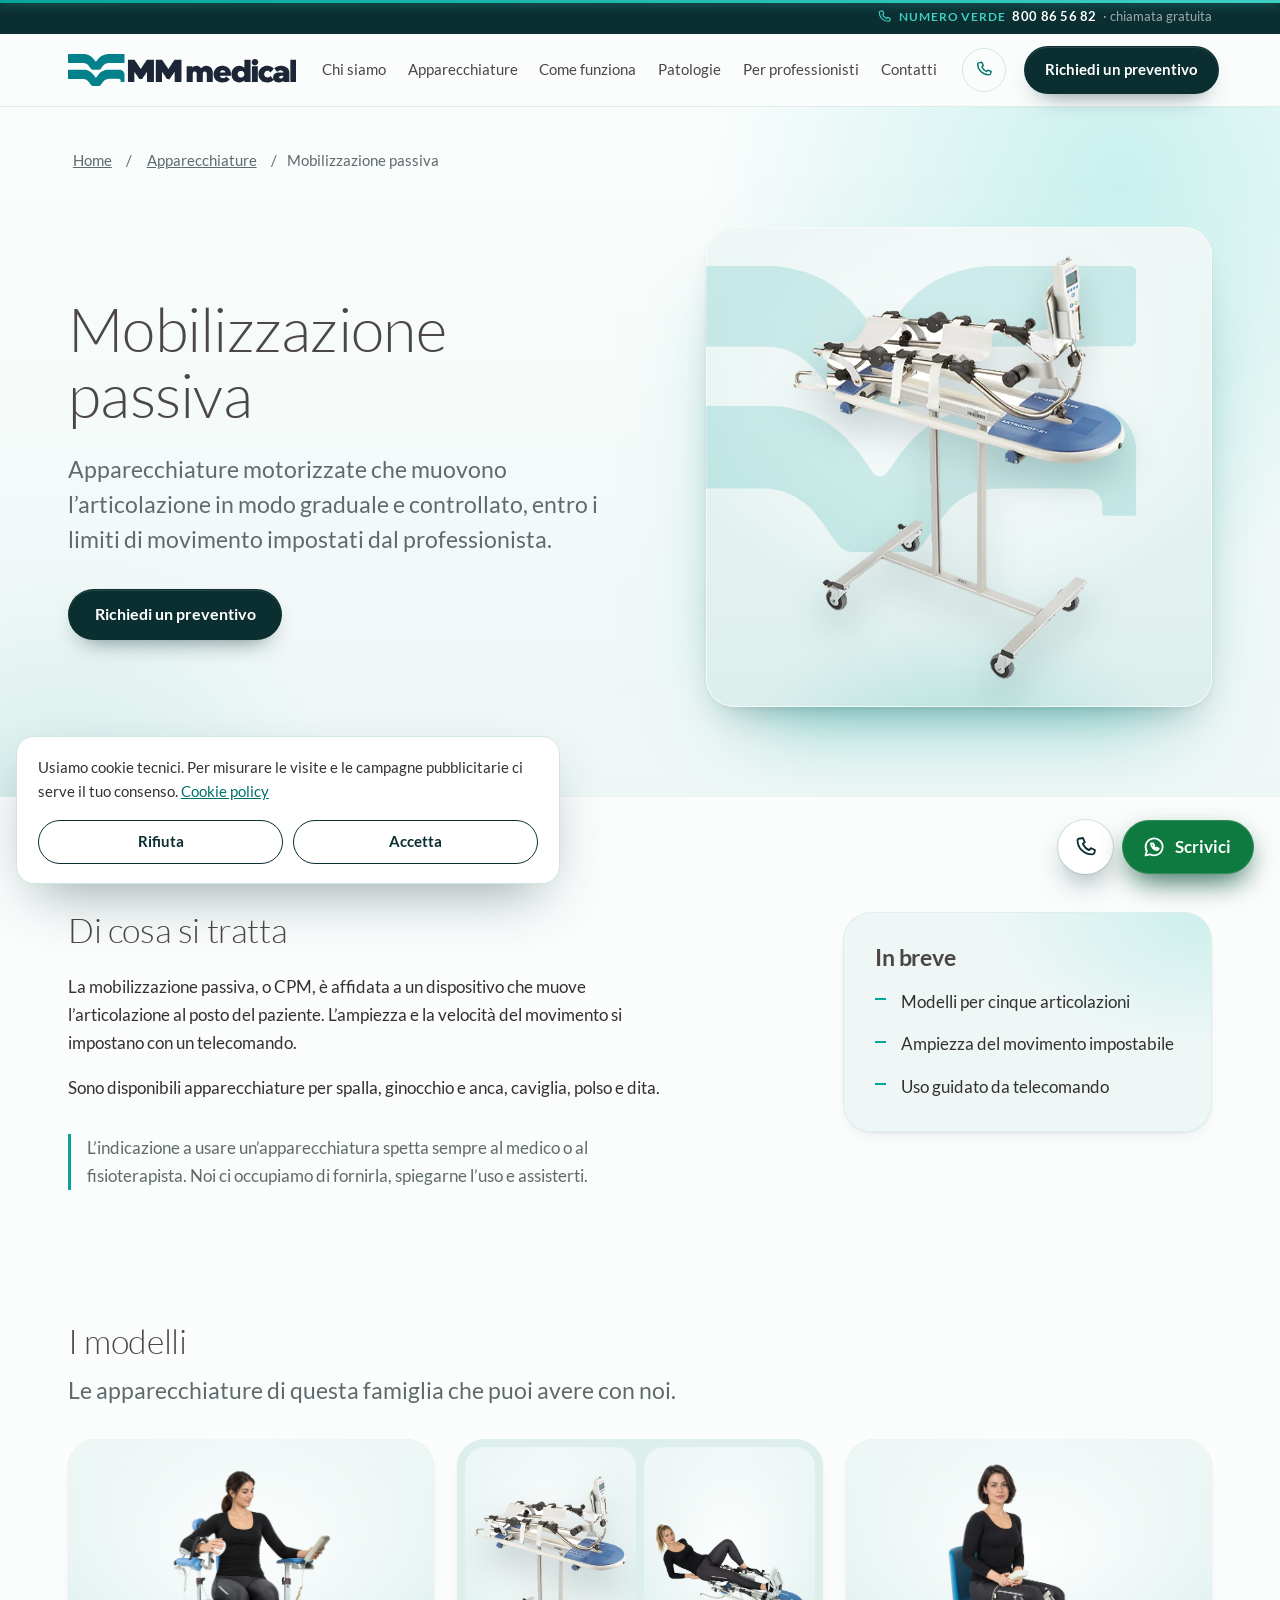
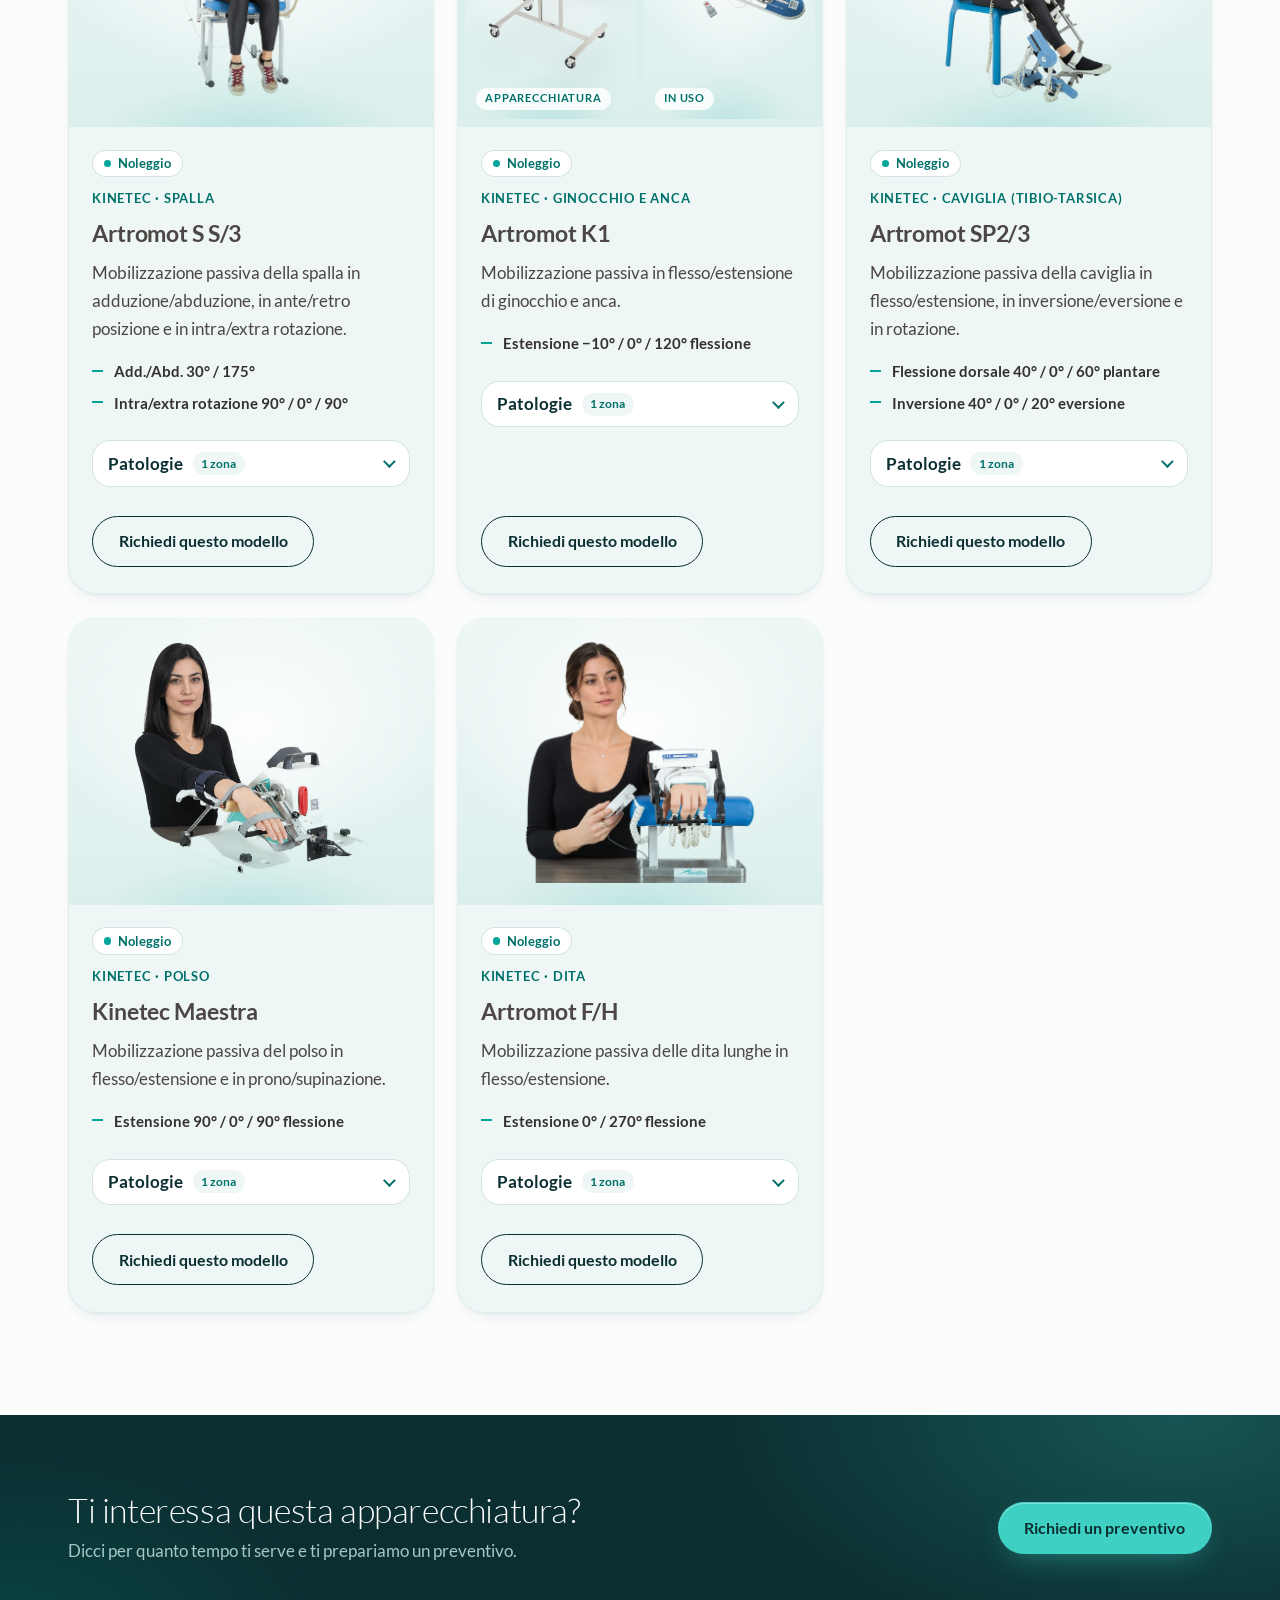
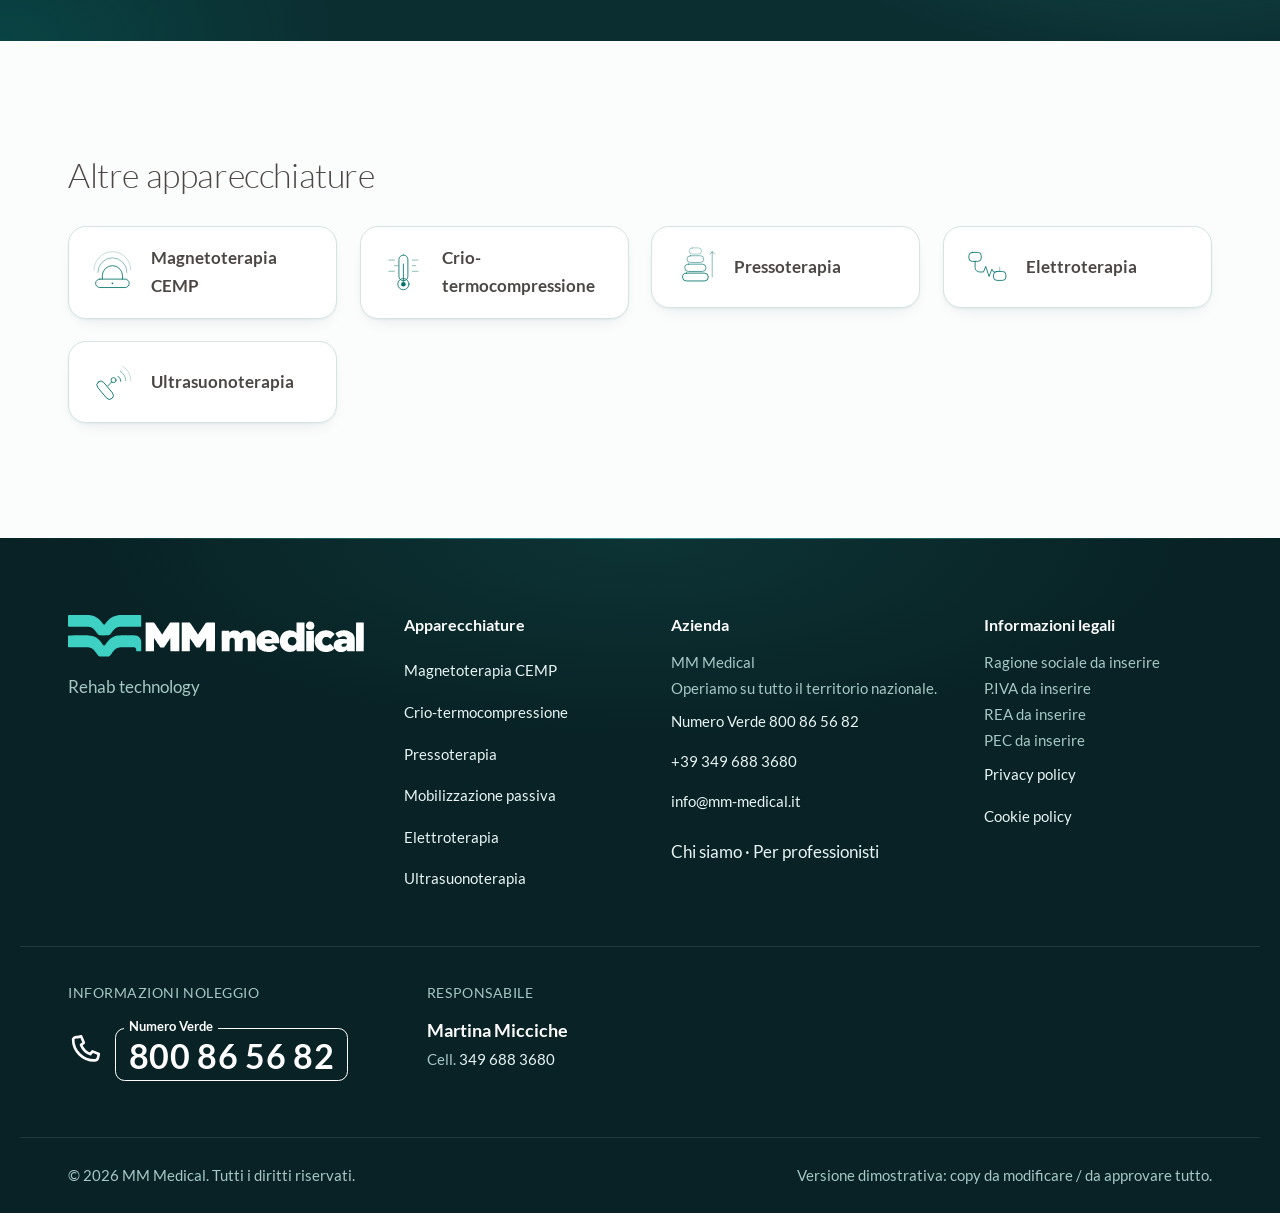
<file: apparecchiature/mobilizzazione-passiva/index.html>
<!DOCTYPE html><html lang="it"><head><meta name="robots" content="noindex, nofollow"><meta charset="utf-8"><meta name="viewport" content="width=device-width, initial-scale=1"><title>Noleggio mobilizzazione passiva (CPM) | MM Medical</title><meta name="description" content="Noleggio di apparecchiature per mobilizzazione passiva (CPM): spalla, ginocchio e anca, caviglia, polso, dita. Operiamo su tutto il territorio nazionale."><link rel="canonical" href="https://www.mmmedical.it/apparecchiature/mobilizzazione-passiva/"><link rel="icon" href="/favicon.svg" type="image/svg+xml"><meta name="theme-color" content="#0b2e31"><script>document.documentElement.classList.add('js');</script><script>
      // Page transitions: only the photo that travels (clicked card <-> device hero) gets a transition name,
      // so every other photo fades with the page. Browsers without these events simply skip the effect.
      (function () {
        var slug = function (u) { var m = new URL(u, location.href).pathname.match(/^\/apparecchiature\/([^\/]+)\/?$/); return m ? m[1] : null; };
        var photo = function (s, home) { return home ? document.querySelector('[data-device="' + s + '"] .ph') : document.querySelector('.stage .photo'); };
        var name = function (el, s) { if (el) el.style.viewTransitionName = 'dev-' + s; };
        addEventListener('pageswap', function (e) {
          if (!e.viewTransition || !e.activation) return;
          var to = new URL(e.activation.entry.url), here = slug(location.href), dest = slug(to.href);
          if (dest && !here) name(photo(dest, true), dest);
          else if (here && to.pathname === '/') name(photo(here, false), here);
        });
        addEventListener('pagereveal', function (e) {
          if (!e.viewTransition || !window.navigation || !navigation.activation || !navigation.activation.from) return;
          var from = new URL(navigation.activation.from.url), here = slug(location.href), prev = slug(from.href);
          if (here && from.pathname === '/') name(photo(here, false), here);
          else if (!here && prev) name(photo(prev, true), prev);
        });
      })();
    </script><link rel="alternate" hreflang="it" href="https://www.mmmedical.it/apparecchiature/mobilizzazione-passiva/"><link rel="alternate" hreflang="x-default" href="https://www.mmmedical.it/apparecchiature/mobilizzazione-passiva/"><meta property="og:type" content="website"><meta property="og:locale" content="it_IT"><meta property="og:site_name" content="MM Medical"><meta property="og:title" content="Noleggio mobilizzazione passiva (CPM) | MM Medical"><meta property="og:description" content="Noleggio di apparecchiature per mobilizzazione passiva (CPM): spalla, ginocchio e anca, caviglia, polso, dita. Operiamo su tutto il territorio nazionale."><meta property="og:url" content="https://www.mmmedical.it/apparecchiature/mobilizzazione-passiva/"><meta property="og:image" content="https://www.mmmedical.it/og.jpg"><meta property="og:image:width" content="1200"><meta property="og:image:height" content="630"><meta property="og:image:alt" content="MM Medical: noleggio di apparecchiature per la riabilitazione"><meta name="twitter:card" content="summary_large_image"><meta name="twitter:image" content="https://www.mmmedical.it/og.jpg"><script type="application/ld+json">{"@context":"https://schema.org","@type":"LocalBusiness","name":"MM Medical","url":"https://www.mmmedical.it","telephone":"+39 349 688 3680","email":"info@mm-medical.it","description":"Noleggio di apparecchiature per mobilizzazione passiva (CPM): spalla, ginocchio e anca, caviglia, polso, dita. Operiamo su tutto il territorio nazionale.","areaServed":{"@type":"Country","name":"Italia"}}</script><script type="application/ld+json">{"@context":"https://schema.org","@type":"BreadcrumbList","itemListElement":[{"@type":"ListItem","position":1,"name":"Home","item":"https://www.mmmedical.it/"},{"@type":"ListItem","position":2,"name":"Apparecchiature","item":"https://www.mmmedical.it/#apparecchiature"},{"@type":"ListItem","position":3,"name":"Mobilizzazione passiva","item":"https://www.mmmedical.it/apparecchiature/mobilizzazione-passiva/"}]}</script><link rel="stylesheet" href="/_astro/Base.BahkarRi.css"><style>.bodymap[data-astro-cid-vk6je62c]{width:100%;height:auto;display:block;overflow:visible}.ground[data-astro-cid-vk6je62c]{fill:#0b2e3114}.sil[data-astro-cid-vk6je62c],.head[data-astro-cid-vk6je62c]{fill:#fff;stroke:#00716a52;stroke-width:2px;stroke-linejoin:round;vector-effect:non-scaling-stroke}.spine[data-astro-cid-vk6je62c]{fill:none;stroke:#00716a2e;stroke-width:2px;stroke-dasharray:3 6;stroke-linecap:round}.zone[data-astro-cid-vk6je62c]{cursor:pointer;outline:none}.region[data-astro-cid-vk6je62c]{fill:var(--teal-glow);stroke:var(--teal-glow);opacity:0;transition:opacity .3s var(--ease)}.dot[data-astro-cid-vk6je62c]{fill:var(--teal);stroke:#fff;stroke-width:2.5px;transform-box:fill-box;transform-origin:50%;transition:transform .3s var(--ease), fill .3s}.pulse[data-astro-cid-vk6je62c]{fill:none;stroke:var(--teal);stroke-width:1.5px;opacity:0;transform-box:fill-box;transform-origin:50%}.hit[data-astro-cid-vk6je62c]{fill:#0000}.zone[data-astro-cid-vk6je62c].on .region[data-astro-cid-vk6je62c],.zone[data-astro-cid-vk6je62c]:hover .region[data-astro-cid-vk6je62c],.zone[data-astro-cid-vk6je62c]:focus-visible .region[data-astro-cid-vk6je62c]{opacity:.4}.zone[data-astro-cid-vk6je62c].on .dot[data-astro-cid-vk6je62c],.zone[data-astro-cid-vk6je62c]:hover .dot[data-astro-cid-vk6je62c],.zone[data-astro-cid-vk6je62c]:focus-visible .dot[data-astro-cid-vk6je62c]{fill:var(--ink);transform:scale(1.35)}.zone[data-astro-cid-vk6je62c]:focus-visible .hit[data-astro-cid-vk6je62c]{stroke:var(--teal-deep);stroke-width:2px;stroke-dasharray:4 4}.is-mini[data-astro-cid-vk6je62c] .sil[data-astro-cid-vk6je62c],.is-mini[data-astro-cid-vk6je62c] .head[data-astro-cid-vk6je62c]{stroke-width:1.25px}.is-mini[data-astro-cid-vk6je62c] .region[data-astro-cid-vk6je62c]{opacity:.85;fill:var(--teal);stroke:var(--teal)}.is-mini[data-astro-cid-vk6je62c] .dot[data-astro-cid-vk6je62c]{fill:var(--ink);stroke-width:1px;transform:scale(2.4)}.is-mini[data-astro-cid-vk6je62c] .spine[data-astro-cid-vk6je62c]{display:none}.is-figure[data-astro-cid-vk6je62c] .sil[data-astro-cid-vk6je62c],.is-figure[data-astro-cid-vk6je62c] .head[data-astro-cid-vk6je62c]{stroke-width:1.5px}.is-figure[data-astro-cid-vk6je62c] .region[data-astro-cid-vk6je62c]{opacity:.5}.is-figure[data-astro-cid-vk6je62c] .dot[data-astro-cid-vk6je62c]{fill:var(--teal-deep);stroke-width:2px;transform:scale(1.5)}.is-figure[data-astro-cid-vk6je62c] .spine[data-astro-cid-vk6je62c]{display:none}@media (prefers-reduced-motion:no-preference){.is-interactive[data-astro-cid-vk6je62c] .pulse[data-astro-cid-vk6je62c]{animation:bm-pulse 2.6s var(--ease) infinite}.is-interactive[data-astro-cid-vk6je62c] .zone[data-astro-cid-vk6je62c]:nth-of-type(2n) .pulse[data-astro-cid-vk6je62c]{animation-delay:.65s}.is-interactive[data-astro-cid-vk6je62c] .zone[data-astro-cid-vk6je62c]:nth-of-type(3n) .pulse[data-astro-cid-vk6je62c]{animation-delay:1.3s}.is-interactive[data-astro-cid-vk6je62c] .zone[data-astro-cid-vk6je62c]:hover .pulse[data-astro-cid-vk6je62c],.is-interactive[data-astro-cid-vk6je62c] .zone[data-astro-cid-vk6je62c].on .pulse[data-astro-cid-vk6je62c]{animation:none}}@keyframes bm-pulse{0%{opacity:.7;transform:scale(1)}70%,to{opacity:0;transform:scale(3)}}
</style><link rel="stylesheet" href="/_astro/_slug_.CMBwmDP9.css"></head><body><a class="skip" href="#main">Vai al contenuto</a><header class="site-header" data-astro-cid-nen7h5rs><div class="topline" data-astro-cid-nen7h5rs><div class="wrap tl-in" data-astro-cid-nen7h5rs><a class="tl-tf" href="tel:800865682" aria-label="Numero Verde 800 86 56 82, chiamata gratuita" data-astro-cid-nen7h5rs><svg class="i" viewBox="0 0 24 24" fill="none" stroke="currentColor" stroke-width="1.8" stroke-linecap="round" stroke-linejoin="round" aria-hidden="true"><path d="M6.6 3.5 9 3l1.8 4.3-1.9 1.5a11.5 11.5 0 0 0 6.3 6.3l1.5-1.9L21 15l-.5 2.4a2.5 2.5 0 0 1-2.5 2c-8 0-14.5-6.5-14.5-14.5a2.5 2.5 0 0 1 2.1-1.4z"></path></svg><span class="tl-lbl" data-astro-cid-nen7h5rs>Numero Verde</span> <strong data-astro-cid-nen7h5rs>800 86 56 82</strong><span class="tl-free" data-astro-cid-nen7h5rs>· chiamata gratuita</span></a></div></div><div class="wrap bar" data-astro-cid-nen7h5rs><a class="brand" href="/" aria-label="MM Medical, home" data-astro-cid-nen7h5rs><svg class="logo" viewBox="99.5 168.3 1407.2 197.2" role="img" aria-label="MM Medical" xmlns="http://www.w3.org/2000/svg"><path fill="var(--logo-mark, #02818B)" fill-rule="evenodd" d="M 103 168.5 c -1.67 0.67 -2.67 1.33 -3.17 2.67 -0.33 0.67 -0.33 1 -0.33 24.5 0 15.67 0 24 0.17 24.33 0.5 1.5 2 3 3.67 3.5 0.33 0.17 13.83 0.17 45.5 0.33 26.67 -0 45.83 -0 47 0.17 3.33 0.17 9 1.5 12.5 2.83 3.83 1.33 9.83 5.33 14.17 9.33 3 2.67 3.67 3.33 6.83 7.33 1.5 2 3 3.83 3.33 4.17 1 1.33 5.67 7.67 7.17 10 0.83 1.17 3.33 3.67 4.67 4.67 1.33 0.83 3.17 1.83 4.83 2.17 l 1.33 0.33 20.17 0.17 c 11.67 -0 20.67 -0 21.17 -0.17 4.17 -0.83 7.67 -3 10 -6.33 0.5 -0.67 1.17 -1.67 1.5 -2.17 0.33 -0.33 1.67 -2 2.83 -3.67 1.17 -1.67 2.5 -3.5 3 -4.17 0.67 -0.67 1.67 -2 2.33 -2.83 2.5 -3.33 7.5 -9 10 -11.17 3.17 -2.83 8.17 -5.83 12.5 -7.67 3.33 -1.33 8.67 -2.5 12.67 -2.83 1.5 -0.17 17.5 -0.17 49.67 -0.17 l 47.5 -0.17 0.83 -0.33 c 1.33 -0.67 1.83 -1.17 2.5 -2.33 l 0.5 -1 0 -23.17 c 0 -12.67 -0.17 -23.67 -0.17 -24.33 -0.17 -1.83 -0.67 -2.67 -2.17 -3.5 l -1 -0.67 -48 -0 c -29.33 -0 -49.17 -0 -51.17 0.17 -5.67 0.33 -10.67 1 -17 2.67 -6.5 1.5 -9.5 2.67 -16.5 6 -5.5 2.67 -12.67 7.5 -16.17 10.83 -0.33 0.5 -1.83 1.83 -3.33 3.33 -1.5 1.33 -3.5 3.33 -4.33 4.5 -2.83 3.17 -8.5 10.5 -11.33 14.67 -1.67 2.67 -3 3.33 -5.67 3.33 -2.17 -0 -3.33 -0.83 -5.33 -3.67 -3.33 -4.67 -3.67 -5.17 -6.83 -9 -1.33 -1.67 -2.67 -3.33 -3 -3.67 -2.5 -3.33 -7.83 -8.67 -11.5 -11.5 -0.33 -0.17 -1.17 -0.83 -1.83 -1.33 -0.67 -0.5 -2 -1.5 -2.83 -2 -0.83 -0.67 -2.17 -1.5 -3 -2.17 -1.67 -1 -4.5 -2.67 -6.33 -3.5 -0.67 -0.33 -2.5 -1.17 -3.83 -1.83 -3.33 -1.5 -6.83 -2.67 -10.33 -3.67 -0.83 -0.17 -2.17 -0.5 -3 -0.67 -1 -0.33 -2.33 -0.67 -3.17 -0.83 -0.83 -0.17 -2 -0.33 -2.33 -0.5 -0.33 -0 -2.5 -0.33 -4.67 -0.67 l -3.83 -0.5 -47.83 -0 c -38.83 -0 -47.83 -0 -48.33 0.17z M 117.17 265 l -14.5 -0 -0.83 0.67 c -0.5 0.33 -1.17 1 -1.33 1.33 -1 1.17 -1 -0.5 -1 26.17 0 27.67 -0.17 25.83 1.33 27.17 1.33 1.33 -3.33 1.17 47.33 1.33 32 -0 45.5 -0 46.83 0.17 3 0.33 8 1.33 10.67 2.33 2.5 0.83 6.67 2.83 7.83 3.67 2 1.5 3.83 2.67 5 3.5 3.5 2.5 4.83 3.67 7.67 7.33 1.17 1.5 3.67 4.5 5.17 6.33 1.67 2.17 4.5 6 5.67 8.17 0.5 0.83 1.5 2.17 2.33 3.17 0.67 1 1.67 2.33 2.17 3 1.5 2.33 3 3.5 5.83 5 2.33 1.17 1.83 1.17 22.67 1.17 19.67 -0 22.5 -0.17 24.17 -0.67 2.33 -0.67 5.67 -3.17 6.83 -5 1.17 -1.67 2.83 -4.17 4.33 -6.33 1.17 -1.5 2.5 -3.33 3 -4.17 2.83 -3.83 3.33 -4.67 4.5 -6.33 0.83 -1 2 -2.33 2.5 -3.17 0.67 -0.83 1.5 -1.83 1.83 -2.17 1.83 -2.5 5.67 -6 8.5 -7.83 0.83 -0.5 1.67 -1 1.83 -1.17 0.17 -0.17 0.83 -0.5 1.5 -0.83 0.5 -0.33 1.17 -0.67 1.67 -1 3.33 -2.33 11.17 -4.5 17.5 -5 4.33 -0.33 60.83 -0.33 64.83 -0 3.5 0.33 4.67 0.67 7 2.67 1.83 1.67 2.83 3.17 3.33 4.67 0.67 1.83 0.83 3 0.83 7 0 3.17 0 3.5 0.33 3.83 l 0.33 0.33 10.67 0.17 c 11.5 -0 11.67 -0 12.17 -0.83 0.17 -0.5 0.33 -42.33 0 -45.67 -0.33 -5 -1 -7.67 -3.17 -11.83 -3.83 -7.67 -8.5 -11.83 -18 -15.5 -2 -0.83 -5.33 -1.5 -9 -1.67 -3.17 -0.17 -60.83 -0.17 -70.17 -0 -3.83 -0 -7.33 0.17 -7.67 0.33 -0.5 -0 -2 0.33 -3.5 0.5 -1.33 0.17 -3.33 0.5 -4.17 0.83 -0.83 0.17 -2 0.5 -2.33 0.5 -2 0.33 -9 2.67 -12 4 -6 2.83 -7.33 3.5 -10 5.33 -4.5 2.83 -5.5 3.67 -10.33 7.83 -3.33 2.83 -3.67 3.17 -7.67 8 -0.83 1 -2.17 2.67 -3.17 4 -1 1.17 -2.5 3 -3.33 4.17 -0.67 1.17 -1.83 2.67 -2.17 3.17 -0.5 0.67 -1.67 2.33 -2.67 3.5 -3.67 5.33 -4.33 6 -7.33 6 -1.5 -0 -2.5 -0.33 -3.33 -1.17 -1.33 -1.33 -4.5 -5.83 -7.83 -10.67 -1.17 -1.83 -2.33 -3.5 -3.5 -4.67 -1.67 -1.83 -4.67 -5.33 -7.17 -8.17 -1 -1.5 -1.67 -2 -3.5 -3.67 -0.83 -0.67 -2 -1.67 -2.67 -2.33 -3.33 -2.83 -9.67 -7.33 -12 -8.33 -0.33 -0.17 -1.17 -0.5 -1.83 -1 -1.5 -0.83 -5.17 -2.5 -7 -3.17 -0.83 -0.33 -2.17 -0.83 -2.83 -1.17 -0.83 -0.33 -2.17 -0.67 -3 -0.83 -0.83 -0.17 -2 -0.5 -2.67 -0.67 -4.67 -1.33 -10.17 -2.17 -15.33 -2.33 -3.5 -0.17 -53.17 -0.17 -81.17 -0z"></path><path fill="var(--logo-word, #1D2637)" fill-rule="evenodd" d="M 1249 199.17 c -3.5 0.33 -8.17 2.5 -10.5 4.67 -1.5 1.33 -4 4.5 -4.67 5.83 -2 4 -2.67 8.83 -1.83 14 0.83 4.17 3.5 8.33 7.17 11.17 3.83 2.83 7 3.67 12.5 3.67 7.17 -0 12.67 -2.67 16.33 -8 1.5 -2.5 2.83 -5.67 3.17 -7.83 0.17 -0.5 0.17 -1.67 0.33 -2.33 0.83 -6 -3 -14.33 -8.17 -17.67 -4.33 -2.67 -9.5 -4 -14.33 -3.5z M 469.33 204.33 l -0.5 0.5 0 67.5 0.17 67.33 0.33 0.33 c 0.17 0.17 0.83 0.33 2.67 0.33 2.83 0.17 35.5 0.17 35.83 -0 0.83 -0.17 0.83 0.83 0.83 -30.83 0 -28.17 0 -30 0.33 -30.33 0.33 -0.5 0.67 -0.33 1.5 1.17 0.33 0.67 1.33 2 2.17 3.33 2.17 2.67 2.67 3.5 5.33 7.33 1 1.67 2.17 3.5 2.5 4 2 3.17 5.5 8.33 6.83 10.17 0.83 1.33 1.83 2.83 2.5 3.5 0.5 0.83 2.67 4 4.67 7 2.17 3.17 4 6 4.33 6.33 0.33 0.33 1 0.67 1.67 0.83 0.83 0.33 1.17 0.33 7.33 0.33 5.67 -0 6.5 -0 7.17 -0.33 0.67 -0.33 2 -1.67 3 -3.17 0.5 -0.5 1.67 -2.5 3 -4.17 1.17 -1.83 2.67 -4 3.33 -5 1.67 -2.5 3.5 -5.17 4.17 -6.33 0.83 -1.33 4.5 -6.67 5.83 -8.67 0.67 -0.83 1.5 -2 1.83 -2.67 0.83 -1 3.17 -4.67 4.83 -7.33 1.83 -2.67 4.33 -6.33 4.67 -6.5 0.83 -0.5 0.83 -1.83 0.83 30.33 0.17 21.5 0.17 30.17 0.33 30.5 0.17 0.17 0.33 0.33 0.67 0.5 0.17 -0 9.5 -0 20.67 -0 l 20.17 -0 0.33 -0.33 0.5 -0.33 0 -67.5 0 -67.33 -0.5 -0.5 -0.5 -0.33 -20.83 -0 c -14.33 -0 -21 -0 -21.33 0.17 -0.83 0.33 -1.67 1.67 -7.17 9.67 -1.5 2.17 -3.83 5.67 -5.33 7.67 -1.33 2.17 -2.67 4.17 -3 4.5 -0.67 1.17 -2.33 3.67 -2.83 4.67 -0.33 0.5 -0.83 1.33 -1.33 1.83 -5.17 7.5 -8 12 -9.83 14.83 -1 1.5 -2.5 4 -3.5 5.33 -1 1.5 -2.33 3.67 -3 4.67 -1.5 2.33 -2 2.83 -2.5 2.83 -0.33 -0 -2 -2.33 -4.17 -5.83 -0.33 -0.67 -1.5 -2.33 -2.5 -3.67 -1 -1.33 -2.33 -3.5 -3.33 -4.83 -0.83 -1.33 -2.5 -3.83 -3.67 -5.67 -1.17 -1.67 -2.67 -4 -3.5 -5.17 -5.83 -8.67 -9.5 -14.17 -12.67 -18.83 -1 -1.5 -2.67 -3.83 -3.67 -5.33 -3.67 -5.33 -4.33 -6.17 -4.83 -6.5 l -0.5 -0.33 -19.5 -0 -19.5 -0 -0.33 0.33z M 1187.33 204.17 c -0.33 0.17 -0.5 0.33 -0.5 0.5 -0.17 -0 -0.17 11 -0.33 24.17 0 17.83 -0.17 24.17 -0.17 24.17 -0.5 0.33 -0.67 0.17 -1.83 -0.83 -1.5 -1.33 -4 -3.33 -5.5 -4 -0.5 -0.33 -1.67 -1 -2.33 -1.33 -2 -1.33 -5.83 -3 -7.67 -3.67 -2.17 -0.67 -8 -1.83 -10.33 -2 -3.17 -0.33 -6.5 -0 -10.5 0.67 -6.33 1 -7.67 1.33 -12.83 3.67 -2 1 -7.17 4 -8.33 4.83 -4.17 3.33 -7.5 6.83 -11.17 11.5 -2.5 3.33 -6 11.5 -7.33 17.5 -2.5 10.33 -2.17 19.33 1.33 31.67 0.33 1.33 1.83 4.5 3.33 7.67 0.83 1.67 1.33 2.33 4 6.17 4.5 6.33 11.5 11.83 19 15 7.17 3 12.33 4 20.33 3.83 8.83 -0.33 15.33 -2.33 22.5 -7 1.17 -0.83 4.67 -3.67 5.83 -4.67 1.83 -1.83 2 -1.5 2.5 5 0.17 2.83 0.33 3.33 1 3.67 0.17 0.17 4.83 0.17 17.83 0.17 l 17.67 -0 0.33 -0.33 0.5 -0.5 0 -67.5 0 -67.5 -0.33 -0.5 -0.5 -0.33 -17.67 -0 c -9.83 -0 -17.83 -0 -18 -0 -0.33 -0.17 -0.67 -0 -0.83 -0z m -17.17 68.83 c 1.33 0.17 2.83 0.5 3.33 0.67 0.5 0.33 1.17 0.5 1.5 0.5 0.83 0.17 3.67 2.5 5.33 4.17 5.17 5.17 7.17 12.83 5 20.17 -1.17 3.33 -2 5.17 -3.83 7.17 -2.17 2.33 -4.33 3.83 -7.83 5.67 -4.67 2.17 -11 2.17 -16.33 -0.17 -2 -0.83 -5 -2.83 -6.5 -4.5 -2.5 -2.67 -3.83 -5 -5.17 -9.83 l -0.5 -1.83 0 -3.33 0.17 -3.5 0.67 -1.67 c 0.33 -1 1 -2.33 1.33 -3 0.5 -0.67 1.17 -1.83 1.5 -2.5 1.17 -2.17 4.5 -5.17 7 -6.5 3.67 -1.83 9.5 -2.5 14.33 -1.5z M 641 204.5 l -0.33 0.33 -0.17 67.33 0 67.33 0.5 0.5 0.33 0.33 9.5 -0 c 5.17 -0 13.5 -0 18.5 0.17 8.67 -0 9 -0 9.33 -0.33 l 0.33 -0.33 0 -29 c 0.17 -15.83 0.17 -29.5 0.33 -30.17 0.17 -2.33 0.5 -2 3.33 2.33 3 4.17 4 5.83 5.5 7.83 0.83 1 2.5 3.67 4 5.67 1.33 2 3 4.5 3.67 5.5 0.67 1 1.83 2.5 2.33 3.33 0.67 1 1.33 2.17 1.67 2.5 0.33 0.5 2.33 3.5 4.33 6.5 4.67 6.83 5.17 7.5 6.17 8.17 1 0.67 1.5 0.67 8.17 0.67 6.5 -0.17 6.5 -0.17 8.17 -1.5 1.17 -1.17 6.17 -8.17 7 -10 0.33 -0.33 1.17 -1.67 2 -3 0.83 -1.17 2.17 -3.17 3.17 -4.5 0.83 -1.33 2.17 -3.17 2.67 -4.17 1.67 -2.17 4.5 -6.33 5.5 -8.17 2.17 -3.5 2.5 -4 3.33 -5.17 0.5 -0.5 1.17 -1.5 1.5 -2 0.5 -0.5 1.5 -2 2.33 -3.17 1.67 -2.5 2.17 -2.83 2.5 -2.17 0.17 0.5 0.33 15.17 0.17 44.83 0 10.5 0 15.5 0.17 15.67 0.17 0.17 0.5 0.33 0.83 0.5 0.67 0.17 40 0.17 40.33 -0 0.83 -0.17 0.83 3.67 0.83 -67.83 0 -48.5 0 -67.17 -0.17 -67.5 -0.17 -0.33 -0.33 -0.5 -0.5 -0.67 -0.33 -0.17 -37.5 -0.17 -40.17 -0 -2.17 0.17 -2.67 0.33 -3.83 2.17 -2.17 3.5 -3.67 5.67 -4.67 7.17 -1.17 1.33 -2.67 3.5 -4.17 6.17 -0.33 0.67 -1.33 2.17 -2.17 3.17 -1.83 2.67 -4.5 6.67 -6.67 9.83 -0.83 1.33 -1.83 3 -2.33 3.5 -0.33 0.67 -1.5 2.33 -2.33 3.67 -1.67 2.5 -2.67 3.83 -6 8.67 -1.17 1.67 -2.67 4 -3.5 5.17 -4 6.33 -4.33 6.83 -5.17 6.33 0 -0.17 -0.67 -0.83 -1.17 -1.67 -0.5 -0.83 -1.17 -2.17 -1.67 -2.83 -1.5 -2.33 -5.33 -7.83 -8.5 -12.83 -1.83 -2.5 -4 -5.67 -5 -7.17 -1.67 -2.5 -2.5 -3.67 -4 -6.33 -0.5 -0.67 -1.33 -2 -2 -2.83 -0.67 -0.83 -1.5 -2 -2 -2.5 -1.83 -2.67 -5 -7.33 -7.83 -11.5 -3 -4.83 -4.67 -7 -5.33 -7.5 -0.67 -0.67 -3.67 -0.83 -21.67 -0.83 -16.33 -0 -16.83 -0 -17.17 0.33z M 1470.17 204.67 c -0.17 0.33 -0.33 3.67 -0.33 67.5 0 36.83 0 67.33 0.17 67.67 0 0.33 0.17 0.5 0.33 0.67 0.33 0.17 5.17 0.17 17.67 0.17 17.33 -0 17.33 -0 17.83 -0.33 0.17 -0.17 0.5 -0.5 0.5 -0.67 0.17 -0.33 0.17 -24.33 0.17 -53.5 0 -29.17 0 -55.83 0 -59.33 0.17 -3.5 0.17 -9.67 0 -14 l 0 -7.67 -0.5 -0.5 -0.5 -0.5 -17.5 -0 -17.5 -0 -0.33 0.5z M 1045.83 241.17 c -0.33 -0 -1.5 0.17 -2.67 0.33 -1.33 0.17 -2.67 0.33 -3.17 0.5 -1.17 -0 -6.33 1.33 -8 1.83 -10 3.33 -18.17 9 -24.5 17 -3.67 4.5 -7 10.67 -8.5 16.17 -0.33 1 -0.67 2.17 -0.83 2.83 -0.33 1.33 -1.17 5.17 -1.33 7 -0.5 4.17 0 14 0.67 17 0.17 0.33 0.33 1.17 0.5 1.67 0 0.67 0.5 2 0.83 3.17 0.5 1.17 1 2.67 1.17 3.17 1 3 3.17 7 6.33 11.33 3.83 5.33 5.17 6.67 10.17 10.5 4 2.83 6.5 4.33 11 6 7.83 3.33 14.33 4.5 24.5 4.33 7.83 -0 12.67 -0.67 20.33 -2.83 2.33 -0.67 6.83 -2.67 9.33 -4 1.33 -0.83 6 -3.83 7.17 -4.83 2.67 -2.17 7.5 -7.17 7.5 -7.67 0 -0.5 -1.33 -1.83 -4.67 -4.33 -1.5 -1.17 -3 -2.33 -3.33 -2.67 -0.5 -0.33 -1.17 -1 -1.67 -1.33 -0.67 -0.33 -1.5 -1 -2.17 -1.5 -6.33 -4.83 -9.83 -7.5 -10.5 -7.5 -0.17 -0 -1.17 0.83 -2.67 2.33 -4.33 4.17 -7 5.67 -12.5 6.5 -4 0.67 -8 0.33 -11.83 -0.67 -4.67 -1.33 -9.67 -5.67 -11.17 -9.5 -0.17 -0.67 -0.5 -1.33 -0.5 -1.5 -0.33 -0.67 0.17 -1.17 0.83 -1.33 0.33 -0.17 14.17 -0.17 30.83 -0.17 32.5 -0 35.83 -0 36.17 -0.17 0.5 -0.17 0.67 -1 1 -4.17 0.67 -6.33 0 -15.83 -1.67 -20.83 -0.17 -0.83 -0.83 -2.5 -1.17 -3.67 -1 -3.17 -1.67 -4.67 -3.67 -8.33 -1.5 -2.5 -2.67 -4.17 -4.17 -6 -0.83 -0.83 -1.83 -2.17 -2.5 -2.83 -2.83 -3.5 -7.67 -7 -14 -10.17 -4.17 -2.17 -10.83 -4.33 -15.17 -5 -1 -0 -2.33 -0.33 -3 -0.5 -1 -0.17 -11.33 -0.5 -13 -0.17z m 8.5 27.67 c 4.67 0.67 8.5 2.5 10.83 4.83 1.33 1.5 2.17 2.67 3.17 5.33 1 2.33 0.83 2.83 -0.5 3.17 -1.17 0.17 -31.5 0.17 -32 -0.17 -0.5 -0.33 -0.5 -0.67 0 -2.33 0.67 -2.17 1.83 -4.33 3.33 -5.67 2.83 -2.83 6.5 -4.67 10.33 -5.17 2.33 -0.33 2.5 -0.33 4.83 -0z M 1322 241.17 c -2 0.17 -5.5 0.67 -8.67 1.5 -1 0.17 -2.33 0.5 -2.67 0.5 -2.5 0.5 -5.83 1.83 -9.5 3.67 -4.33 2.17 -7.17 3.83 -8.5 5.17 -0.67 0.67 -2 1.67 -2.83 2.33 -2 1.67 -3.83 3.67 -7.5 8 -1 1.33 -2.5 3.83 -4 6.83 -0.5 1.33 -1.17 2.5 -1.17 2.5 -0.5 0.67 -2.5 6.33 -2.83 8.17 -1.17 6.17 -1.5 9 -1.5 13 0.17 7.83 1.67 14.33 4.67 21.17 1.17 2.67 1.33 3.17 2.5 5 3.83 6.17 8.5 11.33 14 15.17 3.33 2.17 4 2.67 10.67 5.83 2.5 1.17 6 2.17 11 3 7.5 1.33 18.67 1.17 24 -0.5 0.67 -0.17 2.33 -0.67 3.83 -1 3.17 -0.83 4.67 -1.33 7.83 -2.83 6 -3 10.83 -6.5 14.33 -10.5 0.67 -1 1 -0.83 2.17 0.83 1.33 2 3 3.83 5.17 5.83 2.33 2.17 3 2.67 5.5 4 2.67 1.5 3.17 1.83 5 2.33 5.5 2 8.67 2.5 15.33 2.5 5.83 -0 9.67 -0.67 14.83 -2.33 0.83 -0.33 1.5 -0.5 1.67 -0.5 0.33 -0 3.83 -1.83 5 -2.67 1.33 -0.83 2.33 -1.67 4.33 -3.5 1.33 -1.17 1.5 -1.33 2 -1 0.33 0.17 0.5 1.83 0.5 4.33 0 2 0.17 2.5 1 2.67 0.5 0.17 34.5 0.17 35 -0.17 0.5 -0 0.67 -0.83 0.5 -1.83 0 -0.33 0 -13.67 0 -29.33 l -0.17 -28.67 -0.33 -2.5 c -0.33 -1.5 -0.67 -3.17 -0.83 -3.83 -0.67 -2.33 -1.33 -5 -1.33 -5.17 0 -0.17 -0.33 -0.83 -0.67 -1.5 -0.33 -0.83 -0.67 -1.83 -0.83 -2.17 -1.17 -2.33 -3.17 -6 -4.33 -7.67 -1 -1.17 -3 -3.17 -4.83 -4.67 -5 -4.17 -10.17 -6.83 -17.67 -9.5 -1.5 -0.5 -6.5 -1.5 -8.67 -1.83 -0.83 -0.17 -2.33 -0.33 -3.17 -0.5 -3.83 -0.5 -13 -0.33 -17 0.17 -0.83 0.17 -1.83 0.33 -2.5 0.5 -1 -0 -3.67 0.67 -6.33 1.33 -0.67 0.17 -1.67 0.5 -2.33 0.67 -0.5 -0 -1.5 0.33 -2.17 0.67 -0.67 0.33 -1.33 0.5 -1.5 0.5 -0.33 -0 -4.67 2 -7.67 3.67 -3.17 1.5 -6.83 4 -9 6 -1.33 1.33 -1.33 1.17 2.17 6.17 0.67 1.17 1.67 2.33 2 2.83 1.5 2.17 4.67 6.33 7.17 9.33 0.67 0.83 1.5 1.83 1.83 2.17 1 1.5 2.17 2.5 2.83 2.5 0.5 -0 1.83 -0.83 3.33 -2.33 2.67 -2.33 7 -4.5 11.67 -5.67 2.17 -0.5 2.5 -0.5 5.5 -0.67 2.67 -0 3.67 -0 4.83 0.17 4.83 1 7.67 2.33 10.33 5.33 1 1 1.83 3 2 5.17 0.67 3.67 0.5 4 -1.67 3.67 -0.83 -0 -3.33 -0.33 -5.67 -0.5 -2.33 -0.17 -5.33 -0.5 -6.5 -0.67 -5.83 -0.5 -16.67 -0.33 -21 0.33 -1.33 0.33 -2.83 0.67 -3.33 0.83 -0.5 0.17 -1.67 0.5 -2.33 0.67 -3 1 -4.83 1.67 -7.33 3.17 -4.5 2.33 -8.83 6.67 -11 10.33 -3 5.5 -3.83 8.83 -3.67 15 0 4.33 0.33 6.67 1.17 9.17 0.83 2.67 0.33 2.67 -2 -0.17 -0.83 -0.67 -1.5 -1.67 -1.83 -1.83 -0.5 -0.5 -1.5 -1.67 -3.17 -3.83 -4.83 -6 -10.17 -11.67 -10.83 -11.67 -0.33 -0 -0.83 0.5 -1.67 1.33 -0.67 0.67 -2 1.83 -2.83 2.33 -0.83 0.5 -1.83 1.33 -2.17 1.67 -1.67 1.17 -4.17 2.33 -6.33 3 -2 0.33 -2.33 0.33 -5 0.33 -4.33 -0 -7.17 -0.67 -10.17 -2.5 -5 -2.83 -7.17 -5.5 -9 -11.17 -1.33 -4.33 -1.33 -9.33 0.17 -14 1.5 -4.5 5.17 -9.17 9.17 -11.17 5.5 -2.83 13.5 -2.83 19.17 0.17 2.5 1.17 4 2.33 6.5 4.83 1.17 1.17 2.17 2.17 2.33 2.17 0.33 -0 1.67 -1.33 4.17 -4 1.17 -1.33 3.17 -3.33 4.33 -4.67 1.17 -1.17 2.67 -2.5 3.33 -3.17 1.17 -1.17 3.17 -3.5 5.33 -6.17 0.67 -0.67 1.67 -1.83 2.17 -2.33 0.83 -0.67 1.17 -1.17 1.17 -1.33 0 -0.67 -0.83 -1.83 -2.67 -3.67 -3.5 -3.5 -6.33 -5.5 -10.83 -8 -0.33 -0.33 -1.17 -0.67 -1.67 -1 -1.67 -1 -4.5 -2.17 -7 -3 -0.33 -0 -1 -0.33 -1.33 -0.5 -0.83 -0.33 -6.17 -1.5 -7.67 -1.67 -0.83 -0.17 -2.17 -0.33 -3.17 -0.5 -2.17 -0.17 -8.33 -0.33 -11.17 -0.17z m 103.83 62.17 c 0.5 0.5 0.5 1 0.33 3.17 -0.33 3.83 -1.17 5.67 -3.83 8.5 -2.17 2.5 -4.83 3.67 -8.67 4.17 -5.33 0.83 -8.83 -0.17 -11.17 -2.67 -2.17 -2.17 -2.67 -4.67 -1.67 -7.17 1.17 -3.67 4.67 -5.67 10.33 -6.17 3 -0.17 14.17 -0 14.67 0.17z M 886.5 241.67 c -1.17 0.17 -2.67 0.5 -3.33 0.67 -0.67 0.17 -1.83 0.5 -2.5 0.67 -1.83 0.5 -4.33 2 -8 4.5 -1 0.67 -2.83 2.33 -3.83 3.33 -0.67 0.83 -1.5 1 -1.5 0.33 -0.17 -0.67 -0.5 -4.5 -0.5 -5.67 0 -1.17 -0.17 -1.5 -1.17 -1.67 -0.83 -0.17 -33.33 -0.5 -34 -0.33 -0.33 0.17 -0.5 0.33 -0.67 0.67 -0.17 0.33 -0.17 12.5 -0.17 48.17 0 46.5 0.17 47.67 0.33 48 l 0.33 0.33 17.83 -0 c 10.33 -0 17.83 -0 18 -0.17 0.33 -0 0.5 -0.33 0.67 -0.5 0 -0.17 0.17 -11.67 0.17 -26.33 l 0.17 -26 0.33 -1.67 c 1.17 -4.67 3.5 -7.67 7.33 -9.33 4.33 -2 9.67 -0.83 13 2.67 1.67 1.67 2.5 3.67 3.17 6.67 l 0.5 2.33 0.17 25.83 c 0 24.5 0 25.83 0.33 26.17 l 0.33 0.33 18 0.17 18.17 -0 0.33 -0.5 c 0.33 -0.33 0.33 -0.33 0.33 -26.17 l 0 -25.67 0.5 -2.17 c 1 -5.67 4.67 -9.67 9.33 -10.33 4.17 -0.67 7.67 0.33 10.5 3 1.83 1.67 3.17 4.17 3.83 7.5 l 0.33 2 0 25.67 0 25.67 0.33 0.33 0.5 0.5 11.67 -0 c 17 0.33 24.17 0.17 24.67 -0.17 0.17 -0.33 0.17 -1.67 0.17 -29.83 0 -30.67 0 -31.5 -0.67 -35.67 -0.33 -2.17 -0.5 -2.5 -1.17 -5.33 -1.33 -4.83 -4.67 -11.67 -6.83 -14 -0.33 -0.33 -0.67 -0.83 -0.83 -1 -1 -1.5 -4.33 -4.33 -6.83 -6 -0.67 -0.33 -2 -1.33 -3 -2 -3.33 -2.17 -7.17 -3.67 -11.83 -4.5 -4.67 -0.83 -10.33 -1.33 -13 -0.83 -0.67 0.17 -2 0.33 -3.17 0.5 -2.17 0.17 -5.83 1 -7.33 1.67 -2.83 1 -6.67 3.17 -8.33 4.5 -0.5 0.33 -1.17 0.83 -1.67 1.33 -0.67 0.33 -2.33 1.83 -3.83 3.33 -1.67 1.67 -2.83 2.67 -3.17 2.67 -0.17 -0 -0.67 -0.33 -1.17 -1 -2.67 -3.33 -8.33 -7.83 -12 -9.67 -1.17 -0.5 -2.67 -1.17 -3.33 -1.33 -5.67 -1.83 -7 -2 -11.5 -2.17 -3.5 -0 -4.17 -0 -6 0.5z M 1233.33 243.83 c -0.33 0.17 -0.5 0.33 -0.5 0.5 0 0.17 0 21.67 0 48 0 46.17 0 47.67 0.33 48 0.17 0.33 1 0.33 17.83 0.33 l 17.5 -0 0.33 -0.33 0.5 -0.33 0 -21.5 c 0.17 -27.17 0.17 -27.33 0 -52.83 0 -20 -0.17 -21.17 -0.33 -21.5 -0.5 -0.33 -2.33 -0.5 -19.33 -0.5 -13.17 -0 -15.83 -0 -16.33 0.17z"></path></svg></a><nav class="nav" id="nav" aria-label="Principale" data-astro-cid-nen7h5rs><ul data-astro-cid-nen7h5rs><li style="--n: 0" data-astro-cid-nen7h5rs><a href="/chi-siamo/" data-astro-cid-nen7h5rs>Chi siamo</a></li><li style="--n: 1" data-astro-cid-nen7h5rs><a href="/#apparecchiature" data-astro-cid-nen7h5rs>Apparecchiature</a></li><li style="--n: 2" data-astro-cid-nen7h5rs><a href="/#come-funziona" data-astro-cid-nen7h5rs>Come funziona</a></li><li style="--n: 3" data-astro-cid-nen7h5rs><a href="/patologie/" data-astro-cid-nen7h5rs>Patologie</a></li><li style="--n: 4" data-astro-cid-nen7h5rs><a href="/professionisti/" data-astro-cid-nen7h5rs>Per professionisti</a></li><li style="--n: 5" data-astro-cid-nen7h5rs><a href="/#contatti" data-astro-cid-nen7h5rs>Contatti</a></li><li class="call" style="--n: 6" data-astro-cid-nen7h5rs><a href="tel:800865682" data-astro-cid-nen7h5rs>Numero Verde 800 86 56 82</a></li><li class="call" style="--n: 7" data-astro-cid-nen7h5rs><a href="tel:+393496883680" data-astro-cid-nen7h5rs>Chiama +39 349 688 3680</a></li><li class="menu-cta" style="--n: 8" data-astro-cid-nen7h5rs><a class="btn btn-primary" href="/#contatti" data-astro-cid-nen7h5rs>Richiedi un preventivo</a></li></ul></nav><div class="actions" data-astro-cid-nen7h5rs><a class="phone" href="tel:+393496883680" aria-label="Chiama MM Medical +39 349 688 3680" data-astro-cid-nen7h5rs><svg class="i" viewBox="0 0 24 24" fill="none" stroke="currentColor" stroke-width="1.8" stroke-linecap="round" stroke-linejoin="round" aria-hidden="true"><path d="M6.6 3.5 9 3l1.8 4.3-1.9 1.5a11.5 11.5 0 0 0 6.3 6.3l1.5-1.9L21 15l-.5 2.4a2.5 2.5 0 0 1-2.5 2c-8 0-14.5-6.5-14.5-14.5a2.5 2.5 0 0 1 2.1-1.4z"></path></svg><span data-astro-cid-nen7h5rs>+39 349 688 3680</span></a><a class="btn btn-primary cta" href="/#contatti" data-astro-cid-nen7h5rs>Richiedi un preventivo</a><button class="burger" type="button" aria-expanded="false" aria-controls="nav" aria-label="Apri il menu" data-astro-cid-nen7h5rs><span data-astro-cid-nen7h5rs></span><span data-astro-cid-nen7h5rs></span></button></div></div></header><script type="module">var e=document.querySelector(`.burger`),t=document.getElementById(`nav`),n=()=>{t?.removeAttribute(`data-open`),e?.setAttribute(`aria-expanded`,`false`)};e?.addEventListener(`click`,()=>{let n=e.getAttribute(`aria-expanded`)!==`true`;e.setAttribute(`aria-expanded`,String(n)),n?t?.setAttribute(`data-open`,`true`):t?.removeAttribute(`data-open`)}),t?.querySelectorAll(`a`).forEach(e=>e.addEventListener(`click`,n)),document.addEventListener(`keydown`,e=>{e.key===`Escape`&&n()}),document.addEventListener(`click`,e=>{t?.hasAttribute(`data-open`)&&!e.target.closest(`.site-header`)&&n()});var r=document.querySelector(`.site-header`),i=()=>r?.toggleAttribute(`data-scrolled`,scrollY>8);addEventListener(`scroll`,i,{passive:!0}),i();</script><main id="main"><section class="top aura" data-astro-cid-iyowqgce><div class="wrap" data-astro-cid-iyowqgce><nav class="crumbs" aria-label="Percorso" data-astro-cid-iyowqgce><a href="/" data-astro-cid-iyowqgce>Home</a><span aria-hidden="true" data-astro-cid-iyowqgce>/</span><a href="/#apparecchiature" data-astro-cid-iyowqgce>Apparecchiature</a><span aria-hidden="true" data-astro-cid-iyowqgce>/</span><span aria-current="page" data-astro-cid-iyowqgce>Mobilizzazione passiva</span></nav><div class="hero" data-astro-cid-iyowqgce><div class="copy" data-astro-cid-iyowqgce><h1 data-astro-cid-iyowqgce>Mobilizzazione passiva</h1><p class="lead" data-astro-cid-iyowqgce>Apparecchiature motorizzate che muovono l’articolazione in modo graduale e controllato, entro i limiti di movimento impostati dal professionista.</p><a class="btn btn-primary" href="/#contatti" data-astro-cid-iyowqgce>Richiedi un preventivo</a></div><div class="stage lit" data-astro-cid-iyowqgce><svg class="ghost" viewBox="99.5 168.3 348.4 197.2" aria-hidden="true" xmlns="http://www.w3.org/2000/svg"><path fill="currentColor" fill-rule="evenodd" d="M 103 168.5 c -1.67 0.67 -2.67 1.33 -3.17 2.67 -0.33 0.67 -0.33 1 -0.33 24.5 0 15.67 0 24 0.17 24.33 0.5 1.5 2 3 3.67 3.5 0.33 0.17 13.83 0.17 45.5 0.33 26.67 -0 45.83 -0 47 0.17 3.33 0.17 9 1.5 12.5 2.83 3.83 1.33 9.83 5.33 14.17 9.33 3 2.67 3.67 3.33 6.83 7.33 1.5 2 3 3.83 3.33 4.17 1 1.33 5.67 7.67 7.17 10 0.83 1.17 3.33 3.67 4.67 4.67 1.33 0.83 3.17 1.83 4.83 2.17 l 1.33 0.33 20.17 0.17 c 11.67 -0 20.67 -0 21.17 -0.17 4.17 -0.83 7.67 -3 10 -6.33 0.5 -0.67 1.17 -1.67 1.5 -2.17 0.33 -0.33 1.67 -2 2.83 -3.67 1.17 -1.67 2.5 -3.5 3 -4.17 0.67 -0.67 1.67 -2 2.33 -2.83 2.5 -3.33 7.5 -9 10 -11.17 3.17 -2.83 8.17 -5.83 12.5 -7.67 3.33 -1.33 8.67 -2.5 12.67 -2.83 1.5 -0.17 17.5 -0.17 49.67 -0.17 l 47.5 -0.17 0.83 -0.33 c 1.33 -0.67 1.83 -1.17 2.5 -2.33 l 0.5 -1 0 -23.17 c 0 -12.67 -0.17 -23.67 -0.17 -24.33 -0.17 -1.83 -0.67 -2.67 -2.17 -3.5 l -1 -0.67 -48 -0 c -29.33 -0 -49.17 -0 -51.17 0.17 -5.67 0.33 -10.67 1 -17 2.67 -6.5 1.5 -9.5 2.67 -16.5 6 -5.5 2.67 -12.67 7.5 -16.17 10.83 -0.33 0.5 -1.83 1.83 -3.33 3.33 -1.5 1.33 -3.5 3.33 -4.33 4.5 -2.83 3.17 -8.5 10.5 -11.33 14.67 -1.67 2.67 -3 3.33 -5.67 3.33 -2.17 -0 -3.33 -0.83 -5.33 -3.67 -3.33 -4.67 -3.67 -5.17 -6.83 -9 -1.33 -1.67 -2.67 -3.33 -3 -3.67 -2.5 -3.33 -7.83 -8.67 -11.5 -11.5 -0.33 -0.17 -1.17 -0.83 -1.83 -1.33 -0.67 -0.5 -2 -1.5 -2.83 -2 -0.83 -0.67 -2.17 -1.5 -3 -2.17 -1.67 -1 -4.5 -2.67 -6.33 -3.5 -0.67 -0.33 -2.5 -1.17 -3.83 -1.83 -3.33 -1.5 -6.83 -2.67 -10.33 -3.67 -0.83 -0.17 -2.17 -0.5 -3 -0.67 -1 -0.33 -2.33 -0.67 -3.17 -0.83 -0.83 -0.17 -2 -0.33 -2.33 -0.5 -0.33 -0 -2.5 -0.33 -4.67 -0.67 l -3.83 -0.5 -47.83 -0 c -38.83 -0 -47.83 -0 -48.33 0.17z M 117.17 265 l -14.5 -0 -0.83 0.67 c -0.5 0.33 -1.17 1 -1.33 1.33 -1 1.17 -1 -0.5 -1 26.17 0 27.67 -0.17 25.83 1.33 27.17 1.33 1.33 -3.33 1.17 47.33 1.33 32 -0 45.5 -0 46.83 0.17 3 0.33 8 1.33 10.67 2.33 2.5 0.83 6.67 2.83 7.83 3.67 2 1.5 3.83 2.67 5 3.5 3.5 2.5 4.83 3.67 7.67 7.33 1.17 1.5 3.67 4.5 5.17 6.33 1.67 2.17 4.5 6 5.67 8.17 0.5 0.83 1.5 2.17 2.33 3.17 0.67 1 1.67 2.33 2.17 3 1.5 2.33 3 3.5 5.83 5 2.33 1.17 1.83 1.17 22.67 1.17 19.67 -0 22.5 -0.17 24.17 -0.67 2.33 -0.67 5.67 -3.17 6.83 -5 1.17 -1.67 2.83 -4.17 4.33 -6.33 1.17 -1.5 2.5 -3.33 3 -4.17 2.83 -3.83 3.33 -4.67 4.5 -6.33 0.83 -1 2 -2.33 2.5 -3.17 0.67 -0.83 1.5 -1.83 1.83 -2.17 1.83 -2.5 5.67 -6 8.5 -7.83 0.83 -0.5 1.67 -1 1.83 -1.17 0.17 -0.17 0.83 -0.5 1.5 -0.83 0.5 -0.33 1.17 -0.67 1.67 -1 3.33 -2.33 11.17 -4.5 17.5 -5 4.33 -0.33 60.83 -0.33 64.83 -0 3.5 0.33 4.67 0.67 7 2.67 1.83 1.67 2.83 3.17 3.33 4.67 0.67 1.83 0.83 3 0.83 7 0 3.17 0 3.5 0.33 3.83 l 0.33 0.33 10.67 0.17 c 11.5 -0 11.67 -0 12.17 -0.83 0.17 -0.5 0.33 -42.33 0 -45.67 -0.33 -5 -1 -7.67 -3.17 -11.83 -3.83 -7.67 -8.5 -11.83 -18 -15.5 -2 -0.83 -5.33 -1.5 -9 -1.67 -3.17 -0.17 -60.83 -0.17 -70.17 -0 -3.83 -0 -7.33 0.17 -7.67 0.33 -0.5 -0 -2 0.33 -3.5 0.5 -1.33 0.17 -3.33 0.5 -4.17 0.83 -0.83 0.17 -2 0.5 -2.33 0.5 -2 0.33 -9 2.67 -12 4 -6 2.83 -7.33 3.5 -10 5.33 -4.5 2.83 -5.5 3.67 -10.33 7.83 -3.33 2.83 -3.67 3.17 -7.67 8 -0.83 1 -2.17 2.67 -3.17 4 -1 1.17 -2.5 3 -3.33 4.17 -0.67 1.17 -1.83 2.67 -2.17 3.17 -0.5 0.67 -1.67 2.33 -2.67 3.5 -3.67 5.33 -4.33 6 -7.33 6 -1.5 -0 -2.5 -0.33 -3.33 -1.17 -1.33 -1.33 -4.5 -5.83 -7.83 -10.67 -1.17 -1.83 -2.33 -3.5 -3.5 -4.67 -1.67 -1.83 -4.67 -5.33 -7.17 -8.17 -1 -1.5 -1.67 -2 -3.5 -3.67 -0.83 -0.67 -2 -1.67 -2.67 -2.33 -3.33 -2.83 -9.67 -7.33 -12 -8.33 -0.33 -0.17 -1.17 -0.5 -1.83 -1 -1.5 -0.83 -5.17 -2.5 -7 -3.17 -0.83 -0.33 -2.17 -0.83 -2.83 -1.17 -0.83 -0.33 -2.17 -0.67 -3 -0.83 -0.83 -0.17 -2 -0.5 -2.67 -0.67 -4.67 -1.33 -10.17 -2.17 -15.33 -2.33 -3.5 -0.17 -53.17 -0.17 -81.17 -0z"></path></svg><img class="photo" src="/img/artromot-k1.webp" width="460" height="585" alt="Artromot K1 per ginocchio e anca, su carrello" fetchpriority="high" decoding="async" data-astro-cid-iyowqgce></div></div></div></section><section class="section body" data-astro-cid-iyowqgce><div class="wrap cols" data-astro-cid-iyowqgce><div class="reveal" data-astro-cid-iyowqgce><h2 data-astro-cid-iyowqgce>Di cosa si tratta</h2><p data-astro-cid-iyowqgce>La mobilizzazione passiva, o CPM, è affidata a un dispositivo che muove l’articolazione al posto del paziente. L’ampiezza e la velocità del movimento si impostano con un telecomando.</p><p data-astro-cid-iyowqgce>Sono disponibili apparecchiature per spalla, ginocchio e anca, caviglia, polso e dita.</p><p class="note" data-astro-cid-iyowqgce>L’indicazione a usare un’apparecchiatura spetta sempre al medico o al fisioterapista. Noi ci occupiamo di fornirla, spiegarne l’uso e assisterti.</p></div><aside data-astro-cid-iyowqgce><div class="brief reveal" data-astro-cid-iyowqgce><h3 data-astro-cid-iyowqgce>In breve</h3><ul data-astro-cid-iyowqgce><li data-astro-cid-iyowqgce>Modelli per cinque articolazioni</li><li data-astro-cid-iyowqgce>Ampiezza del movimento impostabile</li><li data-astro-cid-iyowqgce>Uso guidato da telecomando</li></ul></div></aside></div></section><section class="models n3" id="modelli" data-astro-cid-iyowqgce><div class="wrap" data-astro-cid-iyowqgce><h2 data-astro-cid-iyowqgce>I modelli</h2><p class="lead" data-astro-cid-iyowqgce>Le apparecchiature di questa famiglia che puoi avere con noi.</p><ul data-astro-cid-iyowqgce><li class="reveal" data-astro-cid-iyowqgce><article class="model" id="artromot-s-s-3" data-astro-cid-iyowqgce><div class="shot lit" data-astro-cid-iyowqgce><img class="photo flat" src="/img/in-use/artromot-s.webp" width="636" height="954" alt="Paziente seduta con l’Artromot S S/3 alla spalla" loading="lazy" decoding="async" data-astro-cid-iyowqgce></div><div class="body" data-astro-cid-iyowqgce><p class="avail" data-astro-cid-iyowqgce>Noleggio</p><p class="kind" data-astro-cid-iyowqgce>Kinetec · spalla</p><h3 data-astro-cid-iyowqgce>Artromot S S/3</h3><p data-astro-cid-iyowqgce>Mobilizzazione passiva della spalla in adduzione/abduzione, in ante/retro posizione e in intra/extra rotazione.</p><ul class="specs" data-astro-cid-iyowqgce><li data-astro-cid-iyowqgce>Add./Abd. 30° / 175°</li><li data-astro-cid-iyowqgce>Intra/extra rotazione 90° / 0° / 90°</li></ul><details class="pat" data-astro-cid-iyowqgce><summary data-astro-cid-iyowqgce><span data-astro-cid-iyowqgce>Patologie</span><span class="cnt" data-astro-cid-iyowqgce>1 zona</span></summary><div class="pat-body" data-astro-cid-iyowqgce><div class="pa" data-astro-cid-iyowqgce><a class="pa-name" href="/patologie/#spalla" data-astro-cid-iyowqgce>Spalla</a><ul data-astro-cid-iyowqgce><li data-astro-cid-iyowqgce>Riparazione della cuffia dei rotatori</li><li data-astro-cid-iyowqgce>Tenodesi o tenotomia del bicipite</li><li data-astro-cid-iyowqgce>Capsulite adesiva (spalla congelata)</li><li data-astro-cid-iyowqgce>Artroscopia di spalla</li><li data-astro-cid-iyowqgce>Stabilizzazione (Bankart)</li><li data-astro-cid-iyowqgce>Protesi di spalla</li><li data-astro-cid-iyowqgce>Acromionplastica</li><li data-astro-cid-iyowqgce>Fratture di trochite, testa e collo omerale, clavicola</li><li data-astro-cid-iyowqgce>Esiti di traumi complessi</li></ul></div><p class="pat-note" data-astro-cid-iyowqgce>Da valutare sempre con il medico o il fisioterapista. <a href="/patologie/" data-astro-cid-iyowqgce>Vedi tutte le patologie</a></p></div></details><a class="btn btn-ghost req" href="/?modello=Artromot%20S%20S%2F3#contatti" data-astro-cid-iyowqgce>Richiedi questo modello</a></div></article></li><li class="reveal" data-astro-cid-iyowqgce><article class="model" id="artromot-k1" data-astro-cid-iyowqgce><div class="shot duo" data-astro-cid-iyowqgce><figure class="tile lit" data-astro-cid-iyowqgce><img class="photo" src="/img/artromot-k1.webp" width="460" height="585" alt="Artromot K1 per ginocchio e anca, su carrello" loading="lazy" decoding="async" data-astro-cid-iyowqgce><figcaption data-astro-cid-iyowqgce>Apparecchiatura</figcaption></figure><figure class="tile lit" data-astro-cid-iyowqgce><img class="photo flat" src="/img/in-use/artromot-k1.webp" width="1014" height="664" alt="Paziente con l’Artromot K1 a ginocchio e anca" loading="lazy" decoding="async" data-astro-cid-iyowqgce><figcaption data-astro-cid-iyowqgce>In uso</figcaption></figure></div><div class="body" data-astro-cid-iyowqgce><p class="avail" data-astro-cid-iyowqgce>Noleggio</p><p class="kind" data-astro-cid-iyowqgce>Kinetec · ginocchio e anca</p><h3 data-astro-cid-iyowqgce>Artromot K1</h3><p data-astro-cid-iyowqgce>Mobilizzazione passiva in flesso/estensione di ginocchio e anca.</p><ul class="specs" data-astro-cid-iyowqgce><li data-astro-cid-iyowqgce>Estensione −10° / 0° / 120° flessione</li></ul><details class="pat" data-astro-cid-iyowqgce><summary data-astro-cid-iyowqgce><span data-astro-cid-iyowqgce>Patologie</span><span class="cnt" data-astro-cid-iyowqgce>1 zona</span></summary><div class="pat-body" data-astro-cid-iyowqgce><div class="pa" data-astro-cid-iyowqgce><a class="pa-name" href="/patologie/#ginocchio" data-astro-cid-iyowqgce>Ginocchio</a><ul data-astro-cid-iyowqgce><li data-astro-cid-iyowqgce>Protesi totale di ginocchio</li><li data-astro-cid-iyowqgce>Ricostruzione del legamento crociato (LCA, LCP)</li><li data-astro-cid-iyowqgce>Meniscectomia o sutura meniscale</li><li data-astro-cid-iyowqgce>Fratture del piatto tibiale e della rotula</li><li data-astro-cid-iyowqgce>Artrofibrosi e rigidità articolare</li><li data-astro-cid-iyowqgce>Osteotomie correttive</li></ul></div><p class="pat-note" data-astro-cid-iyowqgce>Da valutare sempre con il medico o il fisioterapista. <a href="/patologie/" data-astro-cid-iyowqgce>Vedi tutte le patologie</a></p></div></details><a class="btn btn-ghost req" href="/?modello=Artromot%20K1#contatti" data-astro-cid-iyowqgce>Richiedi questo modello</a></div></article></li><li class="reveal" data-astro-cid-iyowqgce><article class="model" id="artromot-sp2-3" data-astro-cid-iyowqgce><div class="shot lit" data-astro-cid-iyowqgce><img class="photo flat" src="/img/in-use/artromot-sp2.webp" width="700" height="951" alt="Paziente seduta con l’Artromot SP2/3 alla caviglia" loading="lazy" decoding="async" data-astro-cid-iyowqgce></div><div class="body" data-astro-cid-iyowqgce><p class="avail" data-astro-cid-iyowqgce>Noleggio</p><p class="kind" data-astro-cid-iyowqgce>Kinetec · caviglia (tibio-tarsica)</p><h3 data-astro-cid-iyowqgce>Artromot SP2/3</h3><p data-astro-cid-iyowqgce>Mobilizzazione passiva della caviglia in flesso/estensione, in inversione/eversione e in rotazione.</p><ul class="specs" data-astro-cid-iyowqgce><li data-astro-cid-iyowqgce>Flessione dorsale 40° / 0° / 60° plantare</li><li data-astro-cid-iyowqgce>Inversione 40° / 0° / 20° eversione</li></ul><details class="pat" data-astro-cid-iyowqgce><summary data-astro-cid-iyowqgce><span data-astro-cid-iyowqgce>Patologie</span><span class="cnt" data-astro-cid-iyowqgce>1 zona</span></summary><div class="pat-body" data-astro-cid-iyowqgce><div class="pa" data-astro-cid-iyowqgce><a class="pa-name" href="/patologie/#caviglia" data-astro-cid-iyowqgce>Caviglia</a><ul data-astro-cid-iyowqgce><li data-astro-cid-iyowqgce>Artrodesi tibio-tarsica o sottoastragalica</li><li data-astro-cid-iyowqgce>Ricostruzione legamentosa dopo distorsioni gravi</li><li data-astro-cid-iyowqgce>Fratture di caviglia</li><li data-astro-cid-iyowqgce>Tendinite achillea dopo riparazione</li><li data-astro-cid-iyowqgce>Artrosi di caviglia</li><li data-astro-cid-iyowqgce>Rigidità dopo immobilizzazione</li></ul></div><p class="pat-note" data-astro-cid-iyowqgce>Da valutare sempre con il medico o il fisioterapista. <a href="/patologie/" data-astro-cid-iyowqgce>Vedi tutte le patologie</a></p></div></details><a class="btn btn-ghost req" href="/?modello=Artromot%20SP2%2F3#contatti" data-astro-cid-iyowqgce>Richiedi questo modello</a></div></article></li><li class="reveal" data-astro-cid-iyowqgce><article class="model" id="kinetec-maestra" data-astro-cid-iyowqgce><div class="shot lit" data-astro-cid-iyowqgce><img class="photo flat" src="/img/in-use/kinetec-maestra.webp" width="796" height="790" alt="Paziente con il Kinetec Maestra al polso" loading="lazy" decoding="async" data-astro-cid-iyowqgce></div><div class="body" data-astro-cid-iyowqgce><p class="avail" data-astro-cid-iyowqgce>Noleggio</p><p class="kind" data-astro-cid-iyowqgce>Kinetec · polso</p><h3 data-astro-cid-iyowqgce>Kinetec Maestra</h3><p data-astro-cid-iyowqgce>Mobilizzazione passiva del polso in flesso/estensione e in prono/supinazione.</p><ul class="specs" data-astro-cid-iyowqgce><li data-astro-cid-iyowqgce>Estensione 90° / 0° / 90° flessione</li></ul><details class="pat" data-astro-cid-iyowqgce><summary data-astro-cid-iyowqgce><span data-astro-cid-iyowqgce>Patologie</span><span class="cnt" data-astro-cid-iyowqgce>1 zona</span></summary><div class="pat-body" data-astro-cid-iyowqgce><div class="pa" data-astro-cid-iyowqgce><a class="pa-name" href="/patologie/#polso" data-astro-cid-iyowqgce>Polso</a><ul data-astro-cid-iyowqgce><li data-astro-cid-iyowqgce>Artrolisi del polso</li><li data-astro-cid-iyowqgce>Ricostruzione legamentosa (scafo-lunato)</li><li data-astro-cid-iyowqgce>Tunnel carpale dopo l’intervento</li><li data-astro-cid-iyowqgce>Rigidità post-traumatica</li><li data-astro-cid-iyowqgce>Fratture del radio distale e dello scafoide</li><li data-astro-cid-iyowqgce>Lussazioni carpali</li></ul></div><p class="pat-note" data-astro-cid-iyowqgce>Da valutare sempre con il medico o il fisioterapista. <a href="/patologie/" data-astro-cid-iyowqgce>Vedi tutte le patologie</a></p></div></details><a class="btn btn-ghost req" href="/?modello=Kinetec%20Maestra#contatti" data-astro-cid-iyowqgce>Richiedi questo modello</a></div></article></li><li class="reveal" data-astro-cid-iyowqgce><article class="model" id="artromot-f-h" data-astro-cid-iyowqgce><div class="shot lit" data-astro-cid-iyowqgce><img class="photo flat" src="/img/in-use/artromot-fh.webp" width="635" height="637" alt="Paziente con l’Artromot F/H alle dita" loading="lazy" decoding="async" data-astro-cid-iyowqgce></div><div class="body" data-astro-cid-iyowqgce><p class="avail" data-astro-cid-iyowqgce>Noleggio</p><p class="kind" data-astro-cid-iyowqgce>Kinetec · dita</p><h3 data-astro-cid-iyowqgce>Artromot F/H</h3><p data-astro-cid-iyowqgce>Mobilizzazione passiva delle dita lunghe in flesso/estensione.</p><ul class="specs" data-astro-cid-iyowqgce><li data-astro-cid-iyowqgce>Estensione 0° / 270° flessione</li></ul><details class="pat" data-astro-cid-iyowqgce><summary data-astro-cid-iyowqgce><span data-astro-cid-iyowqgce>Patologie</span><span class="cnt" data-astro-cid-iyowqgce>1 zona</span></summary><div class="pat-body" data-astro-cid-iyowqgce><div class="pa" data-astro-cid-iyowqgce><a class="pa-name" href="/patologie/#mano-e-dita" data-astro-cid-iyowqgce>Mano e dita</a><ul data-astro-cid-iyowqgce><li data-astro-cid-iyowqgce>Sutura dei tendini flessori o estensori</li><li data-astro-cid-iyowqgce>Artrolisi di dita e mano</li><li data-astro-cid-iyowqgce>Protesi articolari delle dita (artrite reumatoide)</li><li data-astro-cid-iyowqgce>Fratture di falangi e metacarpi</li><li data-astro-cid-iyowqgce>Esiti di lesioni nervose</li><li data-astro-cid-iyowqgce>Ustioni e cicatrici retraenti</li></ul></div><p class="pat-note" data-astro-cid-iyowqgce>Da valutare sempre con il medico o il fisioterapista. <a href="/patologie/" data-astro-cid-iyowqgce>Vedi tutte le patologie</a></p></div></details><a class="btn btn-ghost req" href="/?modello=Artromot%20F%2FH#contatti" data-astro-cid-iyowqgce>Richiedi questo modello</a></div></article></li></ul></div></section><section class="cta band-glow on-dark" data-astro-cid-iyowqgce><div class="wrap inner reveal" data-astro-cid-iyowqgce><div data-astro-cid-iyowqgce><h2 data-astro-cid-iyowqgce>Ti interessa questa apparecchiatura?</h2><p data-astro-cid-iyowqgce>Dicci per quanto tempo ti serve e ti prepariamo un preventivo.</p></div><a class="btn btn-primary" href="/#contatti" data-astro-cid-iyowqgce>Richiedi un preventivo</a></div></section><section class="section more" data-astro-cid-iyowqgce><div class="wrap" data-astro-cid-iyowqgce><h2 data-astro-cid-iyowqgce>Altre apparecchiature</h2><ul data-astro-cid-iyowqgce><li class="reveal" data-astro-cid-iyowqgce><a href="/apparecchiature/magnetoterapia/" data-astro-cid-iyowqgce><svg class="mini" viewBox="0 0 160 160" fill="none" stroke="currentColor" stroke-width="3" stroke-linecap="round" stroke-linejoin="round" aria-hidden="true"><rect x="20" y="104" width="120" height="30" rx="15"></rect><path d="M44 104V92a36 36 0 0 1 72 0v12"></path><path d="M28 80a52 52 0 0 1 104 0" opacity=".55"></path><path d="M14 72a66 66 0 0 1 132 0" opacity=".28"></path><circle cx="80" cy="119" r="3" fill="currentColor" stroke="none"></circle></svg><span data-astro-cid-iyowqgce>Magnetoterapia CEMP</span></a></li><li class="reveal" data-astro-cid-iyowqgce><a href="/apparecchiature/crio-termocompressione/" data-astro-cid-iyowqgce><svg class="mini" viewBox="0 0 160 160" fill="none" stroke="currentColor" stroke-width="3" stroke-linecap="round" stroke-linejoin="round" aria-hidden="true"><rect x="64" y="18" width="32" height="92" rx="16"></rect><circle cx="80" cy="122" r="20"></circle><path d="M80 50v62"></path><circle cx="80" cy="122" r="8" fill="currentColor" stroke="none"></circle><path d="M112 36h20M112 56h12M112 76h20" opacity=".55"></path><path d="M48 36H28M48 56h12M48 76H28" opacity=".55"></path></svg><span data-astro-cid-iyowqgce>Crio-termocompressione</span></a></li><li class="reveal" data-astro-cid-iyowqgce><a href="/apparecchiature/pressoterapia/" data-astro-cid-iyowqgce><svg class="mini" viewBox="0 0 160 160" fill="none" stroke="currentColor" stroke-width="3" stroke-linecap="round" stroke-linejoin="round" aria-hidden="true"><rect x="34" y="104" width="92" height="28" rx="14"></rect><rect x="42" y="72" width="76" height="26" rx="13" opacity=".8"></rect><rect x="50" y="42" width="60" height="24" rx="12" opacity=".6"></rect><rect x="58" y="14" width="44" height="22" rx="11" opacity=".4"></rect><path d="M140 118V28m0 0-8 8m8-8 8 8" opacity=".55"></path></svg><span data-astro-cid-iyowqgce>Pressoterapia</span></a></li><li class="reveal" data-astro-cid-iyowqgce><a href="/apparecchiature/elettroterapia/" data-astro-cid-iyowqgce><svg class="mini" viewBox="0 0 160 160" fill="none" stroke="currentColor" stroke-width="3" stroke-linecap="round" stroke-linejoin="round" aria-hidden="true"><rect x="14" y="30" width="44" height="32" rx="12"></rect><rect x="102" y="98" width="44" height="32" rx="12"></rect><path d="M36 62v22c0 10 8 16 18 16h12l8-20 12 36 10-26 6 10h6"></path><path d="M124 98V84" opacity=".5"></path></svg><span data-astro-cid-iyowqgce>Elettroterapia</span></a></li><li class="reveal" data-astro-cid-iyowqgce><a href="/apparecchiature/ultrasuonoterapia/" data-astro-cid-iyowqgce><svg class="mini" viewBox="0 0 160 160" fill="none" stroke="currentColor" stroke-width="3" stroke-linecap="round" stroke-linejoin="round" aria-hidden="true"><rect x="40" y="70" width="28" height="76" rx="14" transform="rotate(-40 54 108)"></rect><path d="M64 92l14-14"></path><circle cx="84" cy="72" r="9"></circle><path d="M100 58a22 22 0 0 1 10 18"></path><path d="M108 40a42 42 0 0 1 20 34" opacity=".55"></path><path d="M116 22a62 62 0 0 1 30 52" opacity=".28"></path></svg><span data-astro-cid-iyowqgce>Ultrasuonoterapia</span></a></li></ul></div></section></main><footer class="foot on-dark" data-astro-cid-jo6i4kqk><div class="wrap top" data-astro-cid-jo6i4kqk><div class="brand" data-astro-cid-jo6i4kqk><svg class="logo" viewBox="99.5 168.3 1407.2 197.2" role="img" aria-label="MM Medical" xmlns="http://www.w3.org/2000/svg"><path fill="var(--logo-mark, #02818B)" fill-rule="evenodd" d="M 103 168.5 c -1.67 0.67 -2.67 1.33 -3.17 2.67 -0.33 0.67 -0.33 1 -0.33 24.5 0 15.67 0 24 0.17 24.33 0.5 1.5 2 3 3.67 3.5 0.33 0.17 13.83 0.17 45.5 0.33 26.67 -0 45.83 -0 47 0.17 3.33 0.17 9 1.5 12.5 2.83 3.83 1.33 9.83 5.33 14.17 9.33 3 2.67 3.67 3.33 6.83 7.33 1.5 2 3 3.83 3.33 4.17 1 1.33 5.67 7.67 7.17 10 0.83 1.17 3.33 3.67 4.67 4.67 1.33 0.83 3.17 1.83 4.83 2.17 l 1.33 0.33 20.17 0.17 c 11.67 -0 20.67 -0 21.17 -0.17 4.17 -0.83 7.67 -3 10 -6.33 0.5 -0.67 1.17 -1.67 1.5 -2.17 0.33 -0.33 1.67 -2 2.83 -3.67 1.17 -1.67 2.5 -3.5 3 -4.17 0.67 -0.67 1.67 -2 2.33 -2.83 2.5 -3.33 7.5 -9 10 -11.17 3.17 -2.83 8.17 -5.83 12.5 -7.67 3.33 -1.33 8.67 -2.5 12.67 -2.83 1.5 -0.17 17.5 -0.17 49.67 -0.17 l 47.5 -0.17 0.83 -0.33 c 1.33 -0.67 1.83 -1.17 2.5 -2.33 l 0.5 -1 0 -23.17 c 0 -12.67 -0.17 -23.67 -0.17 -24.33 -0.17 -1.83 -0.67 -2.67 -2.17 -3.5 l -1 -0.67 -48 -0 c -29.33 -0 -49.17 -0 -51.17 0.17 -5.67 0.33 -10.67 1 -17 2.67 -6.5 1.5 -9.5 2.67 -16.5 6 -5.5 2.67 -12.67 7.5 -16.17 10.83 -0.33 0.5 -1.83 1.83 -3.33 3.33 -1.5 1.33 -3.5 3.33 -4.33 4.5 -2.83 3.17 -8.5 10.5 -11.33 14.67 -1.67 2.67 -3 3.33 -5.67 3.33 -2.17 -0 -3.33 -0.83 -5.33 -3.67 -3.33 -4.67 -3.67 -5.17 -6.83 -9 -1.33 -1.67 -2.67 -3.33 -3 -3.67 -2.5 -3.33 -7.83 -8.67 -11.5 -11.5 -0.33 -0.17 -1.17 -0.83 -1.83 -1.33 -0.67 -0.5 -2 -1.5 -2.83 -2 -0.83 -0.67 -2.17 -1.5 -3 -2.17 -1.67 -1 -4.5 -2.67 -6.33 -3.5 -0.67 -0.33 -2.5 -1.17 -3.83 -1.83 -3.33 -1.5 -6.83 -2.67 -10.33 -3.67 -0.83 -0.17 -2.17 -0.5 -3 -0.67 -1 -0.33 -2.33 -0.67 -3.17 -0.83 -0.83 -0.17 -2 -0.33 -2.33 -0.5 -0.33 -0 -2.5 -0.33 -4.67 -0.67 l -3.83 -0.5 -47.83 -0 c -38.83 -0 -47.83 -0 -48.33 0.17z M 117.17 265 l -14.5 -0 -0.83 0.67 c -0.5 0.33 -1.17 1 -1.33 1.33 -1 1.17 -1 -0.5 -1 26.17 0 27.67 -0.17 25.83 1.33 27.17 1.33 1.33 -3.33 1.17 47.33 1.33 32 -0 45.5 -0 46.83 0.17 3 0.33 8 1.33 10.67 2.33 2.5 0.83 6.67 2.83 7.83 3.67 2 1.5 3.83 2.67 5 3.5 3.5 2.5 4.83 3.67 7.67 7.33 1.17 1.5 3.67 4.5 5.17 6.33 1.67 2.17 4.5 6 5.67 8.17 0.5 0.83 1.5 2.17 2.33 3.17 0.67 1 1.67 2.33 2.17 3 1.5 2.33 3 3.5 5.83 5 2.33 1.17 1.83 1.17 22.67 1.17 19.67 -0 22.5 -0.17 24.17 -0.67 2.33 -0.67 5.67 -3.17 6.83 -5 1.17 -1.67 2.83 -4.17 4.33 -6.33 1.17 -1.5 2.5 -3.33 3 -4.17 2.83 -3.83 3.33 -4.67 4.5 -6.33 0.83 -1 2 -2.33 2.5 -3.17 0.67 -0.83 1.5 -1.83 1.83 -2.17 1.83 -2.5 5.67 -6 8.5 -7.83 0.83 -0.5 1.67 -1 1.83 -1.17 0.17 -0.17 0.83 -0.5 1.5 -0.83 0.5 -0.33 1.17 -0.67 1.67 -1 3.33 -2.33 11.17 -4.5 17.5 -5 4.33 -0.33 60.83 -0.33 64.83 -0 3.5 0.33 4.67 0.67 7 2.67 1.83 1.67 2.83 3.17 3.33 4.67 0.67 1.83 0.83 3 0.83 7 0 3.17 0 3.5 0.33 3.83 l 0.33 0.33 10.67 0.17 c 11.5 -0 11.67 -0 12.17 -0.83 0.17 -0.5 0.33 -42.33 0 -45.67 -0.33 -5 -1 -7.67 -3.17 -11.83 -3.83 -7.67 -8.5 -11.83 -18 -15.5 -2 -0.83 -5.33 -1.5 -9 -1.67 -3.17 -0.17 -60.83 -0.17 -70.17 -0 -3.83 -0 -7.33 0.17 -7.67 0.33 -0.5 -0 -2 0.33 -3.5 0.5 -1.33 0.17 -3.33 0.5 -4.17 0.83 -0.83 0.17 -2 0.5 -2.33 0.5 -2 0.33 -9 2.67 -12 4 -6 2.83 -7.33 3.5 -10 5.33 -4.5 2.83 -5.5 3.67 -10.33 7.83 -3.33 2.83 -3.67 3.17 -7.67 8 -0.83 1 -2.17 2.67 -3.17 4 -1 1.17 -2.5 3 -3.33 4.17 -0.67 1.17 -1.83 2.67 -2.17 3.17 -0.5 0.67 -1.67 2.33 -2.67 3.5 -3.67 5.33 -4.33 6 -7.33 6 -1.5 -0 -2.5 -0.33 -3.33 -1.17 -1.33 -1.33 -4.5 -5.83 -7.83 -10.67 -1.17 -1.83 -2.33 -3.5 -3.5 -4.67 -1.67 -1.83 -4.67 -5.33 -7.17 -8.17 -1 -1.5 -1.67 -2 -3.5 -3.67 -0.83 -0.67 -2 -1.67 -2.67 -2.33 -3.33 -2.83 -9.67 -7.33 -12 -8.33 -0.33 -0.17 -1.17 -0.5 -1.83 -1 -1.5 -0.83 -5.17 -2.5 -7 -3.17 -0.83 -0.33 -2.17 -0.83 -2.83 -1.17 -0.83 -0.33 -2.17 -0.67 -3 -0.83 -0.83 -0.17 -2 -0.5 -2.67 -0.67 -4.67 -1.33 -10.17 -2.17 -15.33 -2.33 -3.5 -0.17 -53.17 -0.17 -81.17 -0z"></path><path fill="var(--logo-word, #1D2637)" fill-rule="evenodd" d="M 1249 199.17 c -3.5 0.33 -8.17 2.5 -10.5 4.67 -1.5 1.33 -4 4.5 -4.67 5.83 -2 4 -2.67 8.83 -1.83 14 0.83 4.17 3.5 8.33 7.17 11.17 3.83 2.83 7 3.67 12.5 3.67 7.17 -0 12.67 -2.67 16.33 -8 1.5 -2.5 2.83 -5.67 3.17 -7.83 0.17 -0.5 0.17 -1.67 0.33 -2.33 0.83 -6 -3 -14.33 -8.17 -17.67 -4.33 -2.67 -9.5 -4 -14.33 -3.5z M 469.33 204.33 l -0.5 0.5 0 67.5 0.17 67.33 0.33 0.33 c 0.17 0.17 0.83 0.33 2.67 0.33 2.83 0.17 35.5 0.17 35.83 -0 0.83 -0.17 0.83 0.83 0.83 -30.83 0 -28.17 0 -30 0.33 -30.33 0.33 -0.5 0.67 -0.33 1.5 1.17 0.33 0.67 1.33 2 2.17 3.33 2.17 2.67 2.67 3.5 5.33 7.33 1 1.67 2.17 3.5 2.5 4 2 3.17 5.5 8.33 6.83 10.17 0.83 1.33 1.83 2.83 2.5 3.5 0.5 0.83 2.67 4 4.67 7 2.17 3.17 4 6 4.33 6.33 0.33 0.33 1 0.67 1.67 0.83 0.83 0.33 1.17 0.33 7.33 0.33 5.67 -0 6.5 -0 7.17 -0.33 0.67 -0.33 2 -1.67 3 -3.17 0.5 -0.5 1.67 -2.5 3 -4.17 1.17 -1.83 2.67 -4 3.33 -5 1.67 -2.5 3.5 -5.17 4.17 -6.33 0.83 -1.33 4.5 -6.67 5.83 -8.67 0.67 -0.83 1.5 -2 1.83 -2.67 0.83 -1 3.17 -4.67 4.83 -7.33 1.83 -2.67 4.33 -6.33 4.67 -6.5 0.83 -0.5 0.83 -1.83 0.83 30.33 0.17 21.5 0.17 30.17 0.33 30.5 0.17 0.17 0.33 0.33 0.67 0.5 0.17 -0 9.5 -0 20.67 -0 l 20.17 -0 0.33 -0.33 0.5 -0.33 0 -67.5 0 -67.33 -0.5 -0.5 -0.5 -0.33 -20.83 -0 c -14.33 -0 -21 -0 -21.33 0.17 -0.83 0.33 -1.67 1.67 -7.17 9.67 -1.5 2.17 -3.83 5.67 -5.33 7.67 -1.33 2.17 -2.67 4.17 -3 4.5 -0.67 1.17 -2.33 3.67 -2.83 4.67 -0.33 0.5 -0.83 1.33 -1.33 1.83 -5.17 7.5 -8 12 -9.83 14.83 -1 1.5 -2.5 4 -3.5 5.33 -1 1.5 -2.33 3.67 -3 4.67 -1.5 2.33 -2 2.83 -2.5 2.83 -0.33 -0 -2 -2.33 -4.17 -5.83 -0.33 -0.67 -1.5 -2.33 -2.5 -3.67 -1 -1.33 -2.33 -3.5 -3.33 -4.83 -0.83 -1.33 -2.5 -3.83 -3.67 -5.67 -1.17 -1.67 -2.67 -4 -3.5 -5.17 -5.83 -8.67 -9.5 -14.17 -12.67 -18.83 -1 -1.5 -2.67 -3.83 -3.67 -5.33 -3.67 -5.33 -4.33 -6.17 -4.83 -6.5 l -0.5 -0.33 -19.5 -0 -19.5 -0 -0.33 0.33z M 1187.33 204.17 c -0.33 0.17 -0.5 0.33 -0.5 0.5 -0.17 -0 -0.17 11 -0.33 24.17 0 17.83 -0.17 24.17 -0.17 24.17 -0.5 0.33 -0.67 0.17 -1.83 -0.83 -1.5 -1.33 -4 -3.33 -5.5 -4 -0.5 -0.33 -1.67 -1 -2.33 -1.33 -2 -1.33 -5.83 -3 -7.67 -3.67 -2.17 -0.67 -8 -1.83 -10.33 -2 -3.17 -0.33 -6.5 -0 -10.5 0.67 -6.33 1 -7.67 1.33 -12.83 3.67 -2 1 -7.17 4 -8.33 4.83 -4.17 3.33 -7.5 6.83 -11.17 11.5 -2.5 3.33 -6 11.5 -7.33 17.5 -2.5 10.33 -2.17 19.33 1.33 31.67 0.33 1.33 1.83 4.5 3.33 7.67 0.83 1.67 1.33 2.33 4 6.17 4.5 6.33 11.5 11.83 19 15 7.17 3 12.33 4 20.33 3.83 8.83 -0.33 15.33 -2.33 22.5 -7 1.17 -0.83 4.67 -3.67 5.83 -4.67 1.83 -1.83 2 -1.5 2.5 5 0.17 2.83 0.33 3.33 1 3.67 0.17 0.17 4.83 0.17 17.83 0.17 l 17.67 -0 0.33 -0.33 0.5 -0.5 0 -67.5 0 -67.5 -0.33 -0.5 -0.5 -0.33 -17.67 -0 c -9.83 -0 -17.83 -0 -18 -0 -0.33 -0.17 -0.67 -0 -0.83 -0z m -17.17 68.83 c 1.33 0.17 2.83 0.5 3.33 0.67 0.5 0.33 1.17 0.5 1.5 0.5 0.83 0.17 3.67 2.5 5.33 4.17 5.17 5.17 7.17 12.83 5 20.17 -1.17 3.33 -2 5.17 -3.83 7.17 -2.17 2.33 -4.33 3.83 -7.83 5.67 -4.67 2.17 -11 2.17 -16.33 -0.17 -2 -0.83 -5 -2.83 -6.5 -4.5 -2.5 -2.67 -3.83 -5 -5.17 -9.83 l -0.5 -1.83 0 -3.33 0.17 -3.5 0.67 -1.67 c 0.33 -1 1 -2.33 1.33 -3 0.5 -0.67 1.17 -1.83 1.5 -2.5 1.17 -2.17 4.5 -5.17 7 -6.5 3.67 -1.83 9.5 -2.5 14.33 -1.5z M 641 204.5 l -0.33 0.33 -0.17 67.33 0 67.33 0.5 0.5 0.33 0.33 9.5 -0 c 5.17 -0 13.5 -0 18.5 0.17 8.67 -0 9 -0 9.33 -0.33 l 0.33 -0.33 0 -29 c 0.17 -15.83 0.17 -29.5 0.33 -30.17 0.17 -2.33 0.5 -2 3.33 2.33 3 4.17 4 5.83 5.5 7.83 0.83 1 2.5 3.67 4 5.67 1.33 2 3 4.5 3.67 5.5 0.67 1 1.83 2.5 2.33 3.33 0.67 1 1.33 2.17 1.67 2.5 0.33 0.5 2.33 3.5 4.33 6.5 4.67 6.83 5.17 7.5 6.17 8.17 1 0.67 1.5 0.67 8.17 0.67 6.5 -0.17 6.5 -0.17 8.17 -1.5 1.17 -1.17 6.17 -8.17 7 -10 0.33 -0.33 1.17 -1.67 2 -3 0.83 -1.17 2.17 -3.17 3.17 -4.5 0.83 -1.33 2.17 -3.17 2.67 -4.17 1.67 -2.17 4.5 -6.33 5.5 -8.17 2.17 -3.5 2.5 -4 3.33 -5.17 0.5 -0.5 1.17 -1.5 1.5 -2 0.5 -0.5 1.5 -2 2.33 -3.17 1.67 -2.5 2.17 -2.83 2.5 -2.17 0.17 0.5 0.33 15.17 0.17 44.83 0 10.5 0 15.5 0.17 15.67 0.17 0.17 0.5 0.33 0.83 0.5 0.67 0.17 40 0.17 40.33 -0 0.83 -0.17 0.83 3.67 0.83 -67.83 0 -48.5 0 -67.17 -0.17 -67.5 -0.17 -0.33 -0.33 -0.5 -0.5 -0.67 -0.33 -0.17 -37.5 -0.17 -40.17 -0 -2.17 0.17 -2.67 0.33 -3.83 2.17 -2.17 3.5 -3.67 5.67 -4.67 7.17 -1.17 1.33 -2.67 3.5 -4.17 6.17 -0.33 0.67 -1.33 2.17 -2.17 3.17 -1.83 2.67 -4.5 6.67 -6.67 9.83 -0.83 1.33 -1.83 3 -2.33 3.5 -0.33 0.67 -1.5 2.33 -2.33 3.67 -1.67 2.5 -2.67 3.83 -6 8.67 -1.17 1.67 -2.67 4 -3.5 5.17 -4 6.33 -4.33 6.83 -5.17 6.33 0 -0.17 -0.67 -0.83 -1.17 -1.67 -0.5 -0.83 -1.17 -2.17 -1.67 -2.83 -1.5 -2.33 -5.33 -7.83 -8.5 -12.83 -1.83 -2.5 -4 -5.67 -5 -7.17 -1.67 -2.5 -2.5 -3.67 -4 -6.33 -0.5 -0.67 -1.33 -2 -2 -2.83 -0.67 -0.83 -1.5 -2 -2 -2.5 -1.83 -2.67 -5 -7.33 -7.83 -11.5 -3 -4.83 -4.67 -7 -5.33 -7.5 -0.67 -0.67 -3.67 -0.83 -21.67 -0.83 -16.33 -0 -16.83 -0 -17.17 0.33z M 1470.17 204.67 c -0.17 0.33 -0.33 3.67 -0.33 67.5 0 36.83 0 67.33 0.17 67.67 0 0.33 0.17 0.5 0.33 0.67 0.33 0.17 5.17 0.17 17.67 0.17 17.33 -0 17.33 -0 17.83 -0.33 0.17 -0.17 0.5 -0.5 0.5 -0.67 0.17 -0.33 0.17 -24.33 0.17 -53.5 0 -29.17 0 -55.83 0 -59.33 0.17 -3.5 0.17 -9.67 0 -14 l 0 -7.67 -0.5 -0.5 -0.5 -0.5 -17.5 -0 -17.5 -0 -0.33 0.5z M 1045.83 241.17 c -0.33 -0 -1.5 0.17 -2.67 0.33 -1.33 0.17 -2.67 0.33 -3.17 0.5 -1.17 -0 -6.33 1.33 -8 1.83 -10 3.33 -18.17 9 -24.5 17 -3.67 4.5 -7 10.67 -8.5 16.17 -0.33 1 -0.67 2.17 -0.83 2.83 -0.33 1.33 -1.17 5.17 -1.33 7 -0.5 4.17 0 14 0.67 17 0.17 0.33 0.33 1.17 0.5 1.67 0 0.67 0.5 2 0.83 3.17 0.5 1.17 1 2.67 1.17 3.17 1 3 3.17 7 6.33 11.33 3.83 5.33 5.17 6.67 10.17 10.5 4 2.83 6.5 4.33 11 6 7.83 3.33 14.33 4.5 24.5 4.33 7.83 -0 12.67 -0.67 20.33 -2.83 2.33 -0.67 6.83 -2.67 9.33 -4 1.33 -0.83 6 -3.83 7.17 -4.83 2.67 -2.17 7.5 -7.17 7.5 -7.67 0 -0.5 -1.33 -1.83 -4.67 -4.33 -1.5 -1.17 -3 -2.33 -3.33 -2.67 -0.5 -0.33 -1.17 -1 -1.67 -1.33 -0.67 -0.33 -1.5 -1 -2.17 -1.5 -6.33 -4.83 -9.83 -7.5 -10.5 -7.5 -0.17 -0 -1.17 0.83 -2.67 2.33 -4.33 4.17 -7 5.67 -12.5 6.5 -4 0.67 -8 0.33 -11.83 -0.67 -4.67 -1.33 -9.67 -5.67 -11.17 -9.5 -0.17 -0.67 -0.5 -1.33 -0.5 -1.5 -0.33 -0.67 0.17 -1.17 0.83 -1.33 0.33 -0.17 14.17 -0.17 30.83 -0.17 32.5 -0 35.83 -0 36.17 -0.17 0.5 -0.17 0.67 -1 1 -4.17 0.67 -6.33 0 -15.83 -1.67 -20.83 -0.17 -0.83 -0.83 -2.5 -1.17 -3.67 -1 -3.17 -1.67 -4.67 -3.67 -8.33 -1.5 -2.5 -2.67 -4.17 -4.17 -6 -0.83 -0.83 -1.83 -2.17 -2.5 -2.83 -2.83 -3.5 -7.67 -7 -14 -10.17 -4.17 -2.17 -10.83 -4.33 -15.17 -5 -1 -0 -2.33 -0.33 -3 -0.5 -1 -0.17 -11.33 -0.5 -13 -0.17z m 8.5 27.67 c 4.67 0.67 8.5 2.5 10.83 4.83 1.33 1.5 2.17 2.67 3.17 5.33 1 2.33 0.83 2.83 -0.5 3.17 -1.17 0.17 -31.5 0.17 -32 -0.17 -0.5 -0.33 -0.5 -0.67 0 -2.33 0.67 -2.17 1.83 -4.33 3.33 -5.67 2.83 -2.83 6.5 -4.67 10.33 -5.17 2.33 -0.33 2.5 -0.33 4.83 -0z M 1322 241.17 c -2 0.17 -5.5 0.67 -8.67 1.5 -1 0.17 -2.33 0.5 -2.67 0.5 -2.5 0.5 -5.83 1.83 -9.5 3.67 -4.33 2.17 -7.17 3.83 -8.5 5.17 -0.67 0.67 -2 1.67 -2.83 2.33 -2 1.67 -3.83 3.67 -7.5 8 -1 1.33 -2.5 3.83 -4 6.83 -0.5 1.33 -1.17 2.5 -1.17 2.5 -0.5 0.67 -2.5 6.33 -2.83 8.17 -1.17 6.17 -1.5 9 -1.5 13 0.17 7.83 1.67 14.33 4.67 21.17 1.17 2.67 1.33 3.17 2.5 5 3.83 6.17 8.5 11.33 14 15.17 3.33 2.17 4 2.67 10.67 5.83 2.5 1.17 6 2.17 11 3 7.5 1.33 18.67 1.17 24 -0.5 0.67 -0.17 2.33 -0.67 3.83 -1 3.17 -0.83 4.67 -1.33 7.83 -2.83 6 -3 10.83 -6.5 14.33 -10.5 0.67 -1 1 -0.83 2.17 0.83 1.33 2 3 3.83 5.17 5.83 2.33 2.17 3 2.67 5.5 4 2.67 1.5 3.17 1.83 5 2.33 5.5 2 8.67 2.5 15.33 2.5 5.83 -0 9.67 -0.67 14.83 -2.33 0.83 -0.33 1.5 -0.5 1.67 -0.5 0.33 -0 3.83 -1.83 5 -2.67 1.33 -0.83 2.33 -1.67 4.33 -3.5 1.33 -1.17 1.5 -1.33 2 -1 0.33 0.17 0.5 1.83 0.5 4.33 0 2 0.17 2.5 1 2.67 0.5 0.17 34.5 0.17 35 -0.17 0.5 -0 0.67 -0.83 0.5 -1.83 0 -0.33 0 -13.67 0 -29.33 l -0.17 -28.67 -0.33 -2.5 c -0.33 -1.5 -0.67 -3.17 -0.83 -3.83 -0.67 -2.33 -1.33 -5 -1.33 -5.17 0 -0.17 -0.33 -0.83 -0.67 -1.5 -0.33 -0.83 -0.67 -1.83 -0.83 -2.17 -1.17 -2.33 -3.17 -6 -4.33 -7.67 -1 -1.17 -3 -3.17 -4.83 -4.67 -5 -4.17 -10.17 -6.83 -17.67 -9.5 -1.5 -0.5 -6.5 -1.5 -8.67 -1.83 -0.83 -0.17 -2.33 -0.33 -3.17 -0.5 -3.83 -0.5 -13 -0.33 -17 0.17 -0.83 0.17 -1.83 0.33 -2.5 0.5 -1 -0 -3.67 0.67 -6.33 1.33 -0.67 0.17 -1.67 0.5 -2.33 0.67 -0.5 -0 -1.5 0.33 -2.17 0.67 -0.67 0.33 -1.33 0.5 -1.5 0.5 -0.33 -0 -4.67 2 -7.67 3.67 -3.17 1.5 -6.83 4 -9 6 -1.33 1.33 -1.33 1.17 2.17 6.17 0.67 1.17 1.67 2.33 2 2.83 1.5 2.17 4.67 6.33 7.17 9.33 0.67 0.83 1.5 1.83 1.83 2.17 1 1.5 2.17 2.5 2.83 2.5 0.5 -0 1.83 -0.83 3.33 -2.33 2.67 -2.33 7 -4.5 11.67 -5.67 2.17 -0.5 2.5 -0.5 5.5 -0.67 2.67 -0 3.67 -0 4.83 0.17 4.83 1 7.67 2.33 10.33 5.33 1 1 1.83 3 2 5.17 0.67 3.67 0.5 4 -1.67 3.67 -0.83 -0 -3.33 -0.33 -5.67 -0.5 -2.33 -0.17 -5.33 -0.5 -6.5 -0.67 -5.83 -0.5 -16.67 -0.33 -21 0.33 -1.33 0.33 -2.83 0.67 -3.33 0.83 -0.5 0.17 -1.67 0.5 -2.33 0.67 -3 1 -4.83 1.67 -7.33 3.17 -4.5 2.33 -8.83 6.67 -11 10.33 -3 5.5 -3.83 8.83 -3.67 15 0 4.33 0.33 6.67 1.17 9.17 0.83 2.67 0.33 2.67 -2 -0.17 -0.83 -0.67 -1.5 -1.67 -1.83 -1.83 -0.5 -0.5 -1.5 -1.67 -3.17 -3.83 -4.83 -6 -10.17 -11.67 -10.83 -11.67 -0.33 -0 -0.83 0.5 -1.67 1.33 -0.67 0.67 -2 1.83 -2.83 2.33 -0.83 0.5 -1.83 1.33 -2.17 1.67 -1.67 1.17 -4.17 2.33 -6.33 3 -2 0.33 -2.33 0.33 -5 0.33 -4.33 -0 -7.17 -0.67 -10.17 -2.5 -5 -2.83 -7.17 -5.5 -9 -11.17 -1.33 -4.33 -1.33 -9.33 0.17 -14 1.5 -4.5 5.17 -9.17 9.17 -11.17 5.5 -2.83 13.5 -2.83 19.17 0.17 2.5 1.17 4 2.33 6.5 4.83 1.17 1.17 2.17 2.17 2.33 2.17 0.33 -0 1.67 -1.33 4.17 -4 1.17 -1.33 3.17 -3.33 4.33 -4.67 1.17 -1.17 2.67 -2.5 3.33 -3.17 1.17 -1.17 3.17 -3.5 5.33 -6.17 0.67 -0.67 1.67 -1.83 2.17 -2.33 0.83 -0.67 1.17 -1.17 1.17 -1.33 0 -0.67 -0.83 -1.83 -2.67 -3.67 -3.5 -3.5 -6.33 -5.5 -10.83 -8 -0.33 -0.33 -1.17 -0.67 -1.67 -1 -1.67 -1 -4.5 -2.17 -7 -3 -0.33 -0 -1 -0.33 -1.33 -0.5 -0.83 -0.33 -6.17 -1.5 -7.67 -1.67 -0.83 -0.17 -2.17 -0.33 -3.17 -0.5 -2.17 -0.17 -8.33 -0.33 -11.17 -0.17z m 103.83 62.17 c 0.5 0.5 0.5 1 0.33 3.17 -0.33 3.83 -1.17 5.67 -3.83 8.5 -2.17 2.5 -4.83 3.67 -8.67 4.17 -5.33 0.83 -8.83 -0.17 -11.17 -2.67 -2.17 -2.17 -2.67 -4.67 -1.67 -7.17 1.17 -3.67 4.67 -5.67 10.33 -6.17 3 -0.17 14.17 -0 14.67 0.17z M 886.5 241.67 c -1.17 0.17 -2.67 0.5 -3.33 0.67 -0.67 0.17 -1.83 0.5 -2.5 0.67 -1.83 0.5 -4.33 2 -8 4.5 -1 0.67 -2.83 2.33 -3.83 3.33 -0.67 0.83 -1.5 1 -1.5 0.33 -0.17 -0.67 -0.5 -4.5 -0.5 -5.67 0 -1.17 -0.17 -1.5 -1.17 -1.67 -0.83 -0.17 -33.33 -0.5 -34 -0.33 -0.33 0.17 -0.5 0.33 -0.67 0.67 -0.17 0.33 -0.17 12.5 -0.17 48.17 0 46.5 0.17 47.67 0.33 48 l 0.33 0.33 17.83 -0 c 10.33 -0 17.83 -0 18 -0.17 0.33 -0 0.5 -0.33 0.67 -0.5 0 -0.17 0.17 -11.67 0.17 -26.33 l 0.17 -26 0.33 -1.67 c 1.17 -4.67 3.5 -7.67 7.33 -9.33 4.33 -2 9.67 -0.83 13 2.67 1.67 1.67 2.5 3.67 3.17 6.67 l 0.5 2.33 0.17 25.83 c 0 24.5 0 25.83 0.33 26.17 l 0.33 0.33 18 0.17 18.17 -0 0.33 -0.5 c 0.33 -0.33 0.33 -0.33 0.33 -26.17 l 0 -25.67 0.5 -2.17 c 1 -5.67 4.67 -9.67 9.33 -10.33 4.17 -0.67 7.67 0.33 10.5 3 1.83 1.67 3.17 4.17 3.83 7.5 l 0.33 2 0 25.67 0 25.67 0.33 0.33 0.5 0.5 11.67 -0 c 17 0.33 24.17 0.17 24.67 -0.17 0.17 -0.33 0.17 -1.67 0.17 -29.83 0 -30.67 0 -31.5 -0.67 -35.67 -0.33 -2.17 -0.5 -2.5 -1.17 -5.33 -1.33 -4.83 -4.67 -11.67 -6.83 -14 -0.33 -0.33 -0.67 -0.83 -0.83 -1 -1 -1.5 -4.33 -4.33 -6.83 -6 -0.67 -0.33 -2 -1.33 -3 -2 -3.33 -2.17 -7.17 -3.67 -11.83 -4.5 -4.67 -0.83 -10.33 -1.33 -13 -0.83 -0.67 0.17 -2 0.33 -3.17 0.5 -2.17 0.17 -5.83 1 -7.33 1.67 -2.83 1 -6.67 3.17 -8.33 4.5 -0.5 0.33 -1.17 0.83 -1.67 1.33 -0.67 0.33 -2.33 1.83 -3.83 3.33 -1.67 1.67 -2.83 2.67 -3.17 2.67 -0.17 -0 -0.67 -0.33 -1.17 -1 -2.67 -3.33 -8.33 -7.83 -12 -9.67 -1.17 -0.5 -2.67 -1.17 -3.33 -1.33 -5.67 -1.83 -7 -2 -11.5 -2.17 -3.5 -0 -4.17 -0 -6 0.5z M 1233.33 243.83 c -0.33 0.17 -0.5 0.33 -0.5 0.5 0 0.17 0 21.67 0 48 0 46.17 0 47.67 0.33 48 0.17 0.33 1 0.33 17.83 0.33 l 17.5 -0 0.33 -0.33 0.5 -0.33 0 -21.5 c 0.17 -27.17 0.17 -27.33 0 -52.83 0 -20 -0.17 -21.17 -0.33 -21.5 -0.5 -0.33 -2.33 -0.5 -19.33 -0.5 -13.17 -0 -15.83 -0 -16.33 0.17z"></path></svg><p data-astro-cid-jo6i4kqk>Rehab technology</p></div><nav aria-label="Apparecchiature" data-astro-cid-jo6i4kqk><p class="ft" data-astro-cid-jo6i4kqk>Apparecchiature</p><ul data-astro-cid-jo6i4kqk><li data-astro-cid-jo6i4kqk><a href="/apparecchiature/magnetoterapia/" data-astro-cid-jo6i4kqk>Magnetoterapia CEMP</a></li><li data-astro-cid-jo6i4kqk><a href="/apparecchiature/crio-termocompressione/" data-astro-cid-jo6i4kqk>Crio-termocompressione</a></li><li data-astro-cid-jo6i4kqk><a href="/apparecchiature/pressoterapia/" data-astro-cid-jo6i4kqk>Pressoterapia</a></li><li data-astro-cid-jo6i4kqk><a href="/apparecchiature/mobilizzazione-passiva/" data-astro-cid-jo6i4kqk>Mobilizzazione passiva</a></li><li data-astro-cid-jo6i4kqk><a href="/apparecchiature/elettroterapia/" data-astro-cid-jo6i4kqk>Elettroterapia</a></li><li data-astro-cid-jo6i4kqk><a href="/apparecchiature/ultrasuonoterapia/" data-astro-cid-jo6i4kqk>Ultrasuonoterapia</a></li></ul></nav><div data-astro-cid-jo6i4kqk><p class="ft" data-astro-cid-jo6i4kqk>Azienda</p><address data-astro-cid-jo6i4kqk>MM Medical<br data-astro-cid-jo6i4kqk>Operiamo su tutto il territorio nazionale.<br data-astro-cid-jo6i4kqk><a href="tel:800865682" data-astro-cid-jo6i4kqk>Numero Verde 800 86 56 82</a><br data-astro-cid-jo6i4kqk><a href="tel:+393496883680" data-astro-cid-jo6i4kqk>+39 349 688 3680</a><br data-astro-cid-jo6i4kqk><a href="mailto:info@mm-medical.it" data-astro-cid-jo6i4kqk>info@mm-medical.it</a></address><p class="pro" data-astro-cid-jo6i4kqk><a href="/chi-siamo/" data-astro-cid-jo6i4kqk>Chi siamo</a> · <a href="/professionisti/" data-astro-cid-jo6i4kqk>Per professionisti</a></p></div><div data-astro-cid-jo6i4kqk><p class="ft" data-astro-cid-jo6i4kqk>Informazioni legali</p><ul data-astro-cid-jo6i4kqk><li data-astro-cid-jo6i4kqk>Ragione sociale da inserire</li><li data-astro-cid-jo6i4kqk>P.IVA da inserire</li><li data-astro-cid-jo6i4kqk>REA da inserire</li><li data-astro-cid-jo6i4kqk>PEC da inserire</li><li data-astro-cid-jo6i4kqk><a href="/privacy/" data-astro-cid-jo6i4kqk>Privacy policy</a></li><li data-astro-cid-jo6i4kqk><a href="/cookie/" data-astro-cid-jo6i4kqk>Cookie policy</a></li></ul></div></div><div class="wrap rental" data-astro-cid-jo6i4kqk><div data-astro-cid-jo6i4kqk><p class="rl" data-astro-cid-jo6i4kqk>Informazioni noleggio</p><a class="tollfree" href="tel:800865682" aria-label="Numero Verde 800 86 56 82" data-astro-cid-jo6i4kqk><svg class="tf-icon" viewBox="0 0 24 24" fill="none" stroke="currentColor" stroke-width="1.8" stroke-linecap="round" stroke-linejoin="round" aria-hidden="true"><path d="M6.6 3.5 9 3l1.8 4.3-1.9 1.5a11.5 11.5 0 0 0 6.3 6.3l1.5-1.9L21 15l-.5 2.4a2.5 2.5 0 0 1-2.5 2c-8 0-14.5-6.5-14.5-14.5a2.5 2.5 0 0 1 2.1-1.4z"></path></svg><span class="tf-box" data-astro-cid-jo6i4kqk><span class="tf-label" data-astro-cid-jo6i4kqk>Numero Verde</span><span class="tf-num" data-astro-cid-jo6i4kqk>800 86 56 82</span></span></a></div><div data-astro-cid-jo6i4kqk><p class="rl" data-astro-cid-jo6i4kqk>Responsabile</p><p class="mgr" data-astro-cid-jo6i4kqk>Martina Micciche</p><p class="cell" data-astro-cid-jo6i4kqk>Cell. <a href="tel:+393496883680" data-astro-cid-jo6i4kqk>349 688 3680</a></p></div></div><div class="wrap bottom" data-astro-cid-jo6i4kqk><small data-astro-cid-jo6i4kqk>© 2026 MM Medical. Tutti i diritti riservati.</small><small data-astro-cid-jo6i4kqk>Versione dimostrativa: copy da modificare / da approvare tutto.</small></div></footer><aside class="floating" aria-label="Contatti rapidi" data-astro-cid-6r5xfdhn><div class="call-wrap" data-astro-cid-6r5xfdhn><div class="call-menu" id="call-menu" role="menu" aria-label="Come vuoi chiamarci?" hidden data-astro-cid-6r5xfdhn><p class="cm-title" data-astro-cid-6r5xfdhn>Come vuoi chiamarci?</p><a class="cm-item" role="menuitem" href="tel:800865682" data-astro-cid-6r5xfdhn><span class="cm-ic tf" data-astro-cid-6r5xfdhn><svg class viewBox="0 0 24 24" fill="none" stroke="currentColor" stroke-width="1.8" stroke-linecap="round" stroke-linejoin="round" aria-hidden="true"><path d="M6.6 3.5 9 3l1.8 4.3-1.9 1.5a11.5 11.5 0 0 0 6.3 6.3l1.5-1.9L21 15l-.5 2.4a2.5 2.5 0 0 1-2.5 2c-8 0-14.5-6.5-14.5-14.5a2.5 2.5 0 0 1 2.1-1.4z"></path></svg></span><span class="cm-txt" data-astro-cid-6r5xfdhn><strong data-astro-cid-6r5xfdhn>Numero Verde</strong><small data-astro-cid-6r5xfdhn>800 86 56 82</small></span></a><a class="cm-item" role="menuitem" href="https://wa.me/393496883680" rel="noopener" data-astro-cid-6r5xfdhn><span class="cm-ic wa-ic" data-astro-cid-6r5xfdhn><svg class viewBox="0 0 24 24" fill="none" stroke="currentColor" stroke-width="1.8" stroke-linecap="round" stroke-linejoin="round" aria-hidden="true"><path d="M3.5 20.5l1.3-4.3A8.5 8.5 0 1 1 8 19.3z"></path><path d="M9 8.5c0 3.5 3 6.5 6.5 6.5l1.2-1.4-2.2-1.1-.9.7a4.6 4.6 0 0 1-2.1-2.1l.7-.9L11 8.3z"></path></svg></span><span class="cm-txt" data-astro-cid-6r5xfdhn><strong data-astro-cid-6r5xfdhn>Chiama su WhatsApp</strong><small data-astro-cid-6r5xfdhn>349 688 3680</small></span></a></div><button class="call" type="button" aria-label="Chiama MM Medical" aria-haspopup="menu" aria-expanded="false" aria-controls="call-menu" data-astro-cid-6r5xfdhn><svg class viewBox="0 0 24 24" fill="none" stroke="currentColor" stroke-width="1.8" stroke-linecap="round" stroke-linejoin="round" aria-hidden="true"><path d="M6.6 3.5 9 3l1.8 4.3-1.9 1.5a11.5 11.5 0 0 0 6.3 6.3l1.5-1.9L21 15l-.5 2.4a2.5 2.5 0 0 1-2.5 2c-8 0-14.5-6.5-14.5-14.5a2.5 2.5 0 0 1 2.1-1.4z"></path></svg></button></div><a class="wa" href="https://wa.me/393496883680?text=Buongiorno%2C%20vorrei%20informazioni%20su%20un%E2%80%99apparecchiatura%20per%20la%20riabilitazione." rel="noopener" aria-label="Scrivici su WhatsApp" data-astro-cid-6r5xfdhn><svg class viewBox="0 0 24 24" fill="none" stroke="currentColor" stroke-width="1.8" stroke-linecap="round" stroke-linejoin="round" aria-hidden="true"><path d="M3.5 20.5l1.3-4.3A8.5 8.5 0 1 1 8 19.3z"></path><path d="M9 8.5c0 3.5 3 6.5 6.5 6.5l1.2-1.4-2.2-1.1-.9.7a4.6 4.6 0 0 1-2.1-2.1l.7-.9L11 8.3z"></path></svg><span data-astro-cid-6r5xfdhn>Scrivici</span></a></aside><script type="module">var e=document.querySelector(`.floating .call`),t=document.getElementById(`call-menu`);if(e&&t){let n=n=>{t.hidden=!n,e.setAttribute(`aria-expanded`,String(n)),n&&t.querySelector(`.cm-item`)?.focus()};e.addEventListener(`click`,()=>n(t.hidden)),document.addEventListener(`click`,e=>{!t.hidden&&!e.target.closest(`.call-wrap`)&&n(!1)}),document.addEventListener(`keydown`,r=>{r.key===`Escape`&&!t.hidden&&(n(!1),e.focus())}),t.querySelectorAll(`a`).forEach(e=>e.addEventListener(`click`,()=>n(!1)))}</script><div class="cookie" id="cookie" role="dialog" aria-label="Cookie" hidden data-astro-cid-hq3mgpmn><p data-astro-cid-hq3mgpmn>Usiamo cookie tecnici. Per misurare le visite e le campagne pubblicitarie ci serve il tuo consenso. <a href="/cookie/" data-astro-cid-hq3mgpmn>Cookie policy</a></p><div class="btns" data-astro-cid-hq3mgpmn><button type="button" class="btn btn-ghost" data-choice="reject" data-astro-cid-hq3mgpmn>Rifiuta</button><button type="button" class="btn btn-ghost" data-choice="accept" data-astro-cid-hq3mgpmn>Accetta</button></div></div><script type="module">var e=document.getElementById(`cookie`),t=null;try{t=localStorage.getItem(`cookie-consent`)}catch{}!t&&e&&(e.hidden=!1),e?.querySelectorAll(`[data-choice]`).forEach(t=>t.addEventListener(`click`,()=>{try{localStorage.setItem(`cookie-consent`,t.dataset.choice??`reject`)}catch{}e.hidden=!0}));</script><script type="module">var e=document.querySelectorAll(`.reveal`);if(`IntersectionObserver`in window){let t=new IntersectionObserver(e=>{let n=0;e.forEach(e=>{if(!e.isIntersecting)return;let r=e.target,i=Math.min(n++,6)*70;r.style.setProperty(`--rd`,`${i}ms`),r.classList.add(`in`),setTimeout(()=>r.style.removeProperty(`--rd`),i+1100),t.unobserve(r)})},{rootMargin:`0px 0px -8% 0px`,threshold:.08});e.forEach(e=>t.observe(e))}else e.forEach(e=>e.classList.add(`in`));matchMedia(`(hover: hover)`).matches&&document.addEventListener(`pointermove`,e=>{let t=e.target.closest?.(`.spot`);if(!t)return;let n=t.getBoundingClientRect();t.style.setProperty(`--mx`,`${e.clientX-n.left}px`),t.style.setProperty(`--my`,`${e.clientY-n.top}px`)},{passive:!0});</script></body></html>
</file>
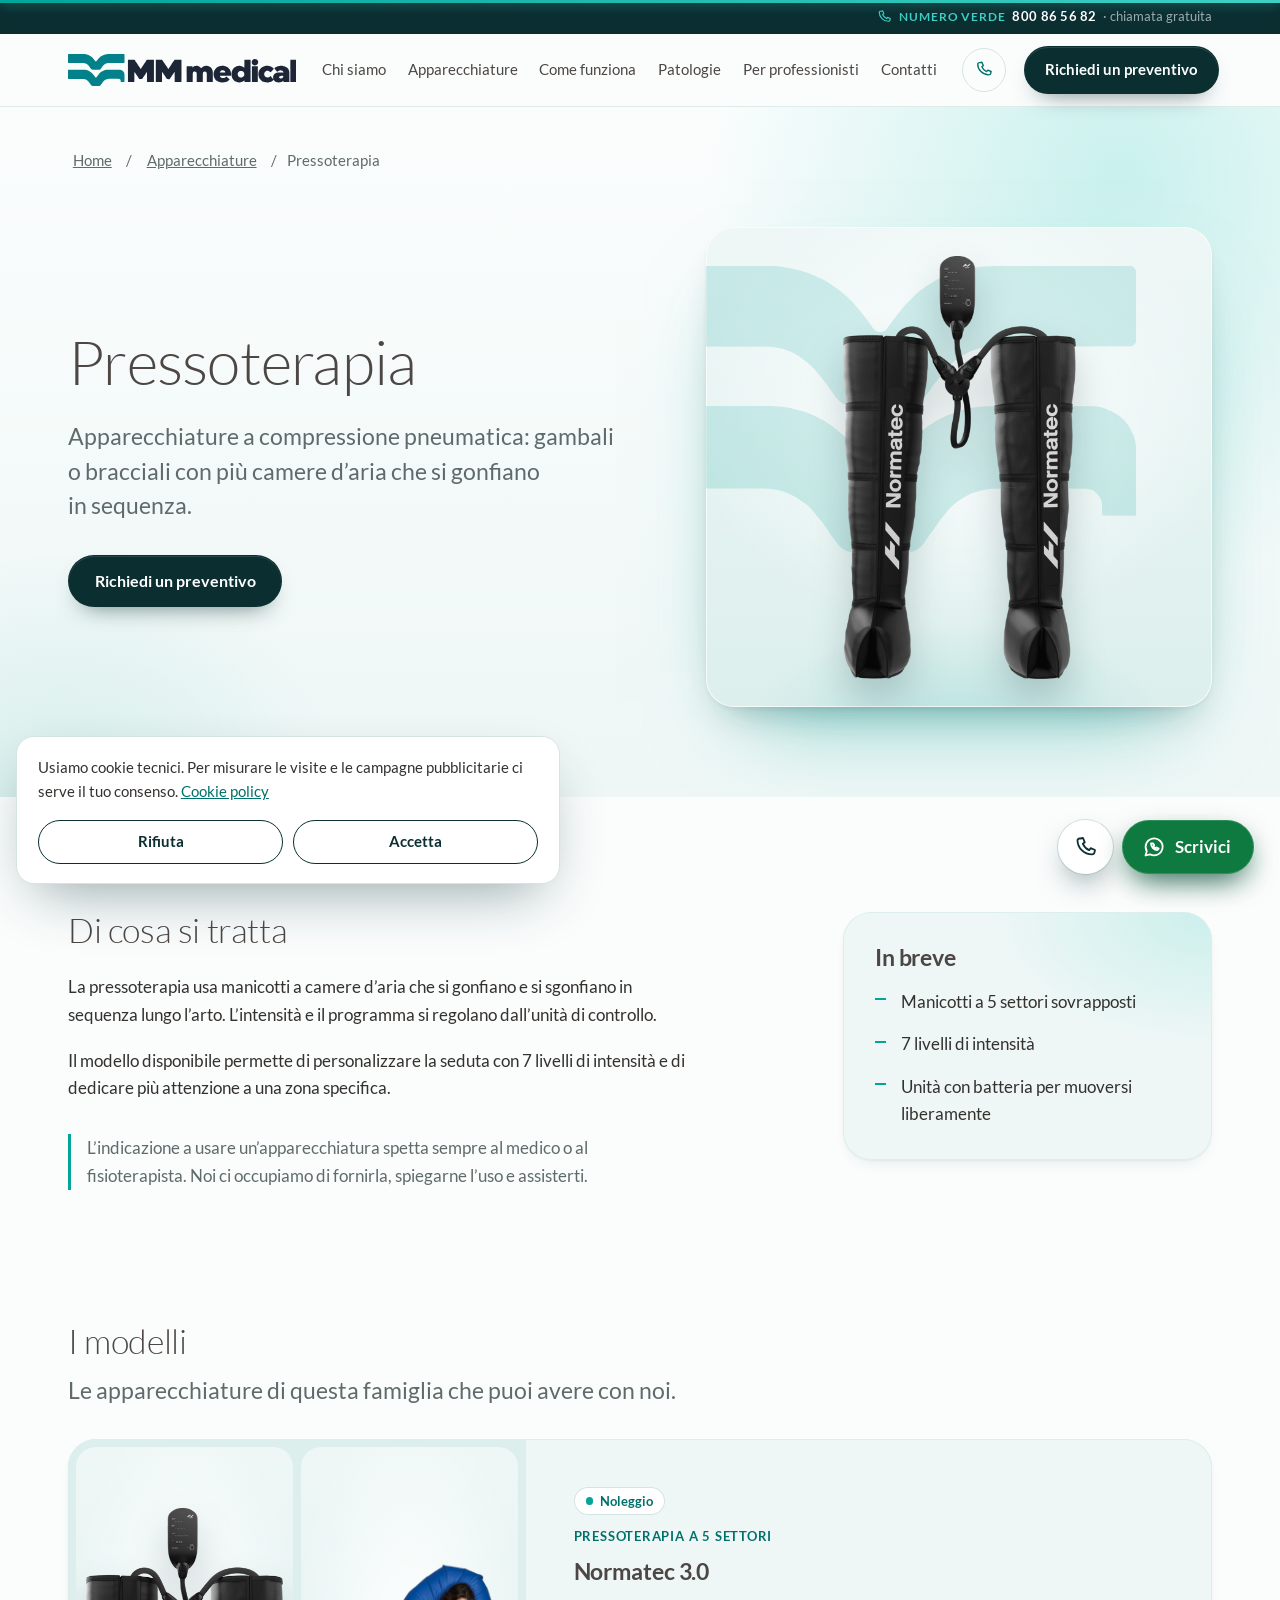
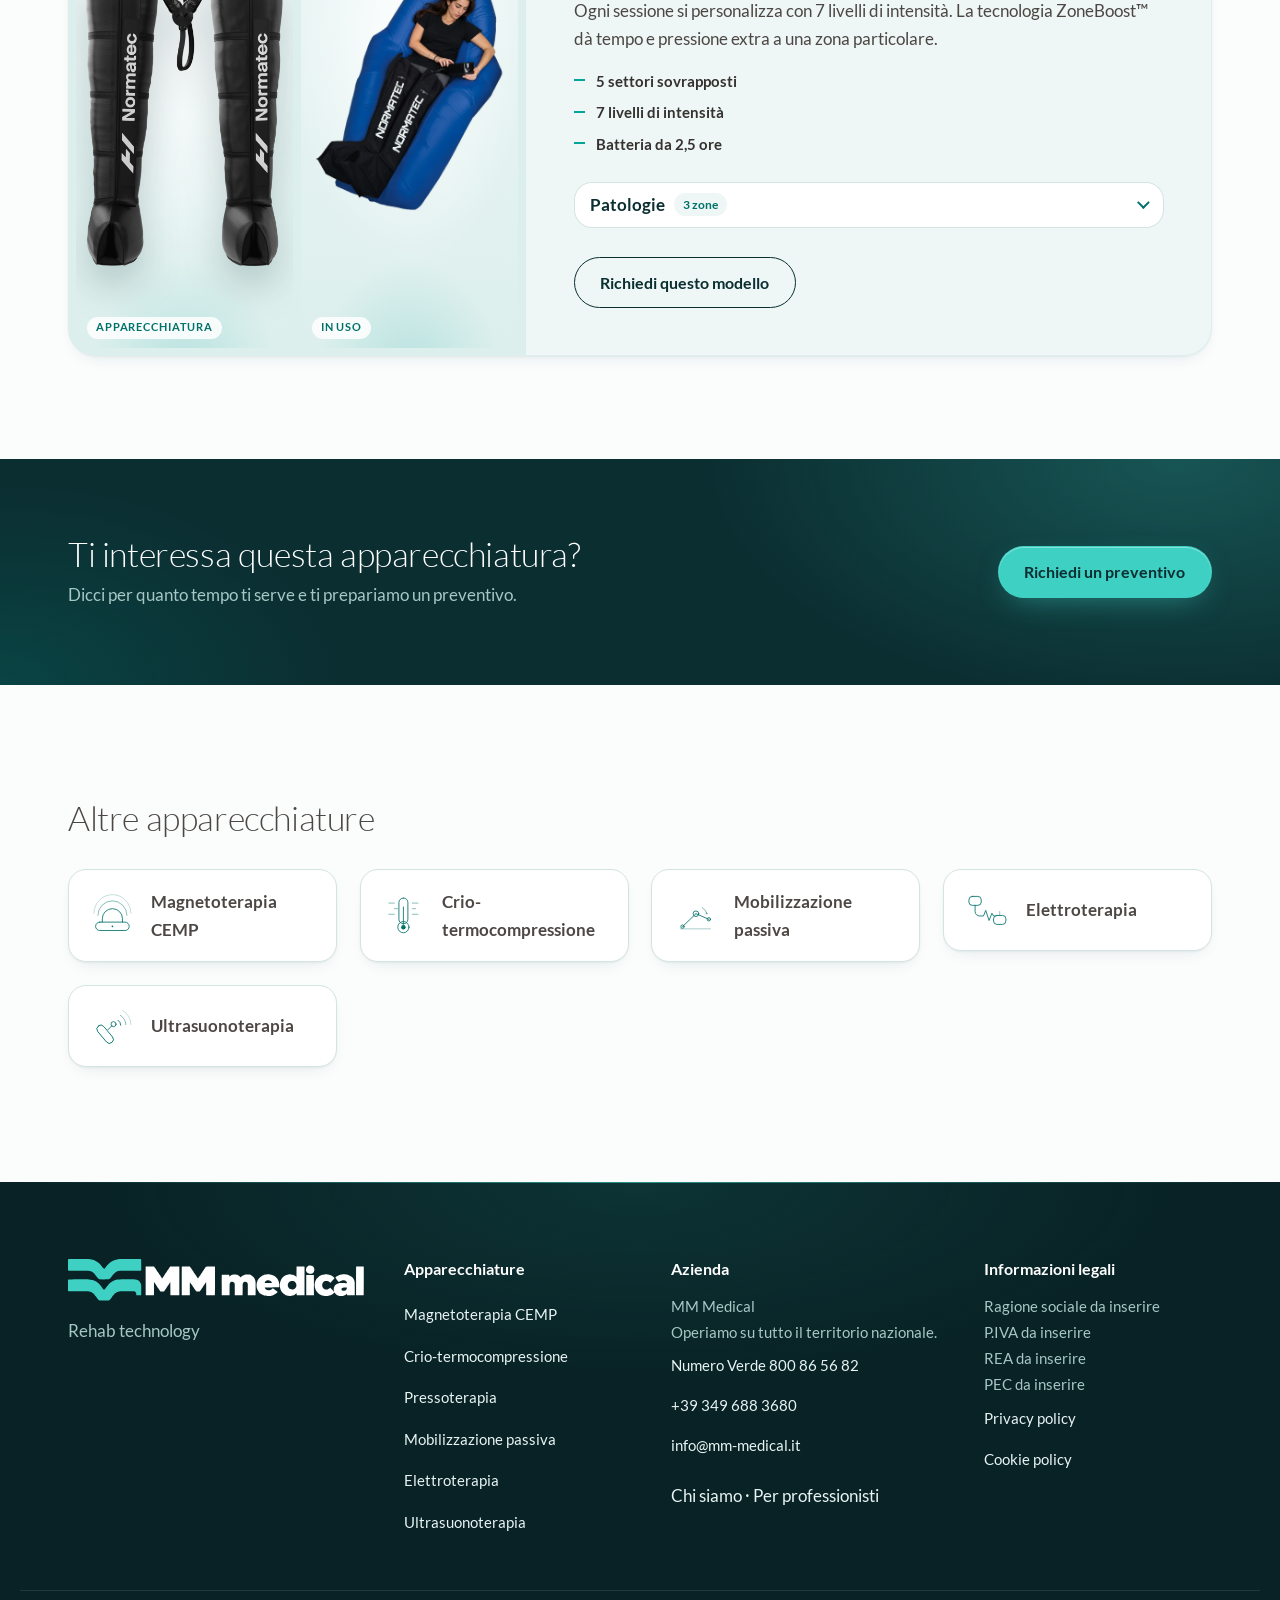
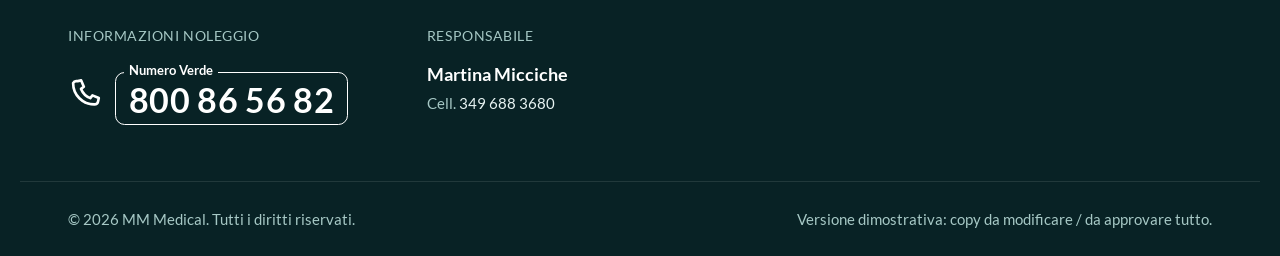
<file: apparecchiature/pressoterapia/index.html>
<!DOCTYPE html><html lang="it"><head><meta name="robots" content="noindex, nofollow"><meta charset="utf-8"><meta name="viewport" content="width=device-width, initial-scale=1"><title>Noleggio pressoterapia | MM Medical</title><meta name="description" content="Pressoterapia Normatec 3.0 a 5 settori con 7 livelli di intensità. Noleggio con consegna e assistenza. Operiamo su tutto il territorio nazionale."><link rel="canonical" href="https://www.mmmedical.it/apparecchiature/pressoterapia/"><link rel="icon" href="/favicon.svg" type="image/svg+xml"><meta name="theme-color" content="#0b2e31"><script>document.documentElement.classList.add('js');</script><script>
      // Page transitions: only the photo that travels (clicked card <-> device hero) gets a transition name,
      // so every other photo fades with the page. Browsers without these events simply skip the effect.
      (function () {
        var slug = function (u) { var m = new URL(u, location.href).pathname.match(/^\/apparecchiature\/([^\/]+)\/?$/); return m ? m[1] : null; };
        var photo = function (s, home) { return home ? document.querySelector('[data-device="' + s + '"] .ph') : document.querySelector('.stage .photo'); };
        var name = function (el, s) { if (el) el.style.viewTransitionName = 'dev-' + s; };
        addEventListener('pageswap', function (e) {
          if (!e.viewTransition || !e.activation) return;
          var to = new URL(e.activation.entry.url), here = slug(location.href), dest = slug(to.href);
          if (dest && !here) name(photo(dest, true), dest);
          else if (here && to.pathname === '/') name(photo(here, false), here);
        });
        addEventListener('pagereveal', function (e) {
          if (!e.viewTransition || !window.navigation || !navigation.activation || !navigation.activation.from) return;
          var from = new URL(navigation.activation.from.url), here = slug(location.href), prev = slug(from.href);
          if (here && from.pathname === '/') name(photo(here, false), here);
          else if (!here && prev) name(photo(prev, true), prev);
        });
      })();
    </script><link rel="alternate" hreflang="it" href="https://www.mmmedical.it/apparecchiature/pressoterapia/"><link rel="alternate" hreflang="x-default" href="https://www.mmmedical.it/apparecchiature/pressoterapia/"><meta property="og:type" content="website"><meta property="og:locale" content="it_IT"><meta property="og:site_name" content="MM Medical"><meta property="og:title" content="Noleggio pressoterapia | MM Medical"><meta property="og:description" content="Pressoterapia Normatec 3.0 a 5 settori con 7 livelli di intensità. Noleggio con consegna e assistenza. Operiamo su tutto il territorio nazionale."><meta property="og:url" content="https://www.mmmedical.it/apparecchiature/pressoterapia/"><meta property="og:image" content="https://www.mmmedical.it/og.jpg"><meta property="og:image:width" content="1200"><meta property="og:image:height" content="630"><meta property="og:image:alt" content="MM Medical: noleggio di apparecchiature per la riabilitazione"><meta name="twitter:card" content="summary_large_image"><meta name="twitter:image" content="https://www.mmmedical.it/og.jpg"><script type="application/ld+json">{"@context":"https://schema.org","@type":"LocalBusiness","name":"MM Medical","url":"https://www.mmmedical.it","telephone":"+39 349 688 3680","email":"info@mm-medical.it","description":"Pressoterapia Normatec 3.0 a 5 settori con 7 livelli di intensità. Noleggio con consegna e assistenza. Operiamo su tutto il territorio nazionale.","areaServed":{"@type":"Country","name":"Italia"}}</script><script type="application/ld+json">{"@context":"https://schema.org","@type":"BreadcrumbList","itemListElement":[{"@type":"ListItem","position":1,"name":"Home","item":"https://www.mmmedical.it/"},{"@type":"ListItem","position":2,"name":"Apparecchiature","item":"https://www.mmmedical.it/#apparecchiature"},{"@type":"ListItem","position":3,"name":"Pressoterapia","item":"https://www.mmmedical.it/apparecchiature/pressoterapia/"}]}</script><link rel="stylesheet" href="/_astro/Base.BahkarRi.css"><style>.bodymap[data-astro-cid-vk6je62c]{width:100%;height:auto;display:block;overflow:visible}.ground[data-astro-cid-vk6je62c]{fill:#0b2e3114}.sil[data-astro-cid-vk6je62c],.head[data-astro-cid-vk6je62c]{fill:#fff;stroke:#00716a52;stroke-width:2px;stroke-linejoin:round;vector-effect:non-scaling-stroke}.spine[data-astro-cid-vk6je62c]{fill:none;stroke:#00716a2e;stroke-width:2px;stroke-dasharray:3 6;stroke-linecap:round}.zone[data-astro-cid-vk6je62c]{cursor:pointer;outline:none}.region[data-astro-cid-vk6je62c]{fill:var(--teal-glow);stroke:var(--teal-glow);opacity:0;transition:opacity .3s var(--ease)}.dot[data-astro-cid-vk6je62c]{fill:var(--teal);stroke:#fff;stroke-width:2.5px;transform-box:fill-box;transform-origin:50%;transition:transform .3s var(--ease), fill .3s}.pulse[data-astro-cid-vk6je62c]{fill:none;stroke:var(--teal);stroke-width:1.5px;opacity:0;transform-box:fill-box;transform-origin:50%}.hit[data-astro-cid-vk6je62c]{fill:#0000}.zone[data-astro-cid-vk6je62c].on .region[data-astro-cid-vk6je62c],.zone[data-astro-cid-vk6je62c]:hover .region[data-astro-cid-vk6je62c],.zone[data-astro-cid-vk6je62c]:focus-visible .region[data-astro-cid-vk6je62c]{opacity:.4}.zone[data-astro-cid-vk6je62c].on .dot[data-astro-cid-vk6je62c],.zone[data-astro-cid-vk6je62c]:hover .dot[data-astro-cid-vk6je62c],.zone[data-astro-cid-vk6je62c]:focus-visible .dot[data-astro-cid-vk6je62c]{fill:var(--ink);transform:scale(1.35)}.zone[data-astro-cid-vk6je62c]:focus-visible .hit[data-astro-cid-vk6je62c]{stroke:var(--teal-deep);stroke-width:2px;stroke-dasharray:4 4}.is-mini[data-astro-cid-vk6je62c] .sil[data-astro-cid-vk6je62c],.is-mini[data-astro-cid-vk6je62c] .head[data-astro-cid-vk6je62c]{stroke-width:1.25px}.is-mini[data-astro-cid-vk6je62c] .region[data-astro-cid-vk6je62c]{opacity:.85;fill:var(--teal);stroke:var(--teal)}.is-mini[data-astro-cid-vk6je62c] .dot[data-astro-cid-vk6je62c]{fill:var(--ink);stroke-width:1px;transform:scale(2.4)}.is-mini[data-astro-cid-vk6je62c] .spine[data-astro-cid-vk6je62c]{display:none}.is-figure[data-astro-cid-vk6je62c] .sil[data-astro-cid-vk6je62c],.is-figure[data-astro-cid-vk6je62c] .head[data-astro-cid-vk6je62c]{stroke-width:1.5px}.is-figure[data-astro-cid-vk6je62c] .region[data-astro-cid-vk6je62c]{opacity:.5}.is-figure[data-astro-cid-vk6je62c] .dot[data-astro-cid-vk6je62c]{fill:var(--teal-deep);stroke-width:2px;transform:scale(1.5)}.is-figure[data-astro-cid-vk6je62c] .spine[data-astro-cid-vk6je62c]{display:none}@media (prefers-reduced-motion:no-preference){.is-interactive[data-astro-cid-vk6je62c] .pulse[data-astro-cid-vk6je62c]{animation:bm-pulse 2.6s var(--ease) infinite}.is-interactive[data-astro-cid-vk6je62c] .zone[data-astro-cid-vk6je62c]:nth-of-type(2n) .pulse[data-astro-cid-vk6je62c]{animation-delay:.65s}.is-interactive[data-astro-cid-vk6je62c] .zone[data-astro-cid-vk6je62c]:nth-of-type(3n) .pulse[data-astro-cid-vk6je62c]{animation-delay:1.3s}.is-interactive[data-astro-cid-vk6je62c] .zone[data-astro-cid-vk6je62c]:hover .pulse[data-astro-cid-vk6je62c],.is-interactive[data-astro-cid-vk6je62c] .zone[data-astro-cid-vk6je62c].on .pulse[data-astro-cid-vk6je62c]{animation:none}}@keyframes bm-pulse{0%{opacity:.7;transform:scale(1)}70%,to{opacity:0;transform:scale(3)}}
</style><link rel="stylesheet" href="/_astro/_slug_.CMBwmDP9.css"></head><body><a class="skip" href="#main">Vai al contenuto</a><header class="site-header" data-astro-cid-nen7h5rs><div class="topline" data-astro-cid-nen7h5rs><div class="wrap tl-in" data-astro-cid-nen7h5rs><a class="tl-tf" href="tel:800865682" aria-label="Numero Verde 800 86 56 82, chiamata gratuita" data-astro-cid-nen7h5rs><svg class="i" viewBox="0 0 24 24" fill="none" stroke="currentColor" stroke-width="1.8" stroke-linecap="round" stroke-linejoin="round" aria-hidden="true"><path d="M6.6 3.5 9 3l1.8 4.3-1.9 1.5a11.5 11.5 0 0 0 6.3 6.3l1.5-1.9L21 15l-.5 2.4a2.5 2.5 0 0 1-2.5 2c-8 0-14.5-6.5-14.5-14.5a2.5 2.5 0 0 1 2.1-1.4z"></path></svg><span class="tl-lbl" data-astro-cid-nen7h5rs>Numero Verde</span> <strong data-astro-cid-nen7h5rs>800 86 56 82</strong><span class="tl-free" data-astro-cid-nen7h5rs>· chiamata gratuita</span></a></div></div><div class="wrap bar" data-astro-cid-nen7h5rs><a class="brand" href="/" aria-label="MM Medical, home" data-astro-cid-nen7h5rs><svg class="logo" viewBox="99.5 168.3 1407.2 197.2" role="img" aria-label="MM Medical" xmlns="http://www.w3.org/2000/svg"><path fill="var(--logo-mark, #02818B)" fill-rule="evenodd" d="M 103 168.5 c -1.67 0.67 -2.67 1.33 -3.17 2.67 -0.33 0.67 -0.33 1 -0.33 24.5 0 15.67 0 24 0.17 24.33 0.5 1.5 2 3 3.67 3.5 0.33 0.17 13.83 0.17 45.5 0.33 26.67 -0 45.83 -0 47 0.17 3.33 0.17 9 1.5 12.5 2.83 3.83 1.33 9.83 5.33 14.17 9.33 3 2.67 3.67 3.33 6.83 7.33 1.5 2 3 3.83 3.33 4.17 1 1.33 5.67 7.67 7.17 10 0.83 1.17 3.33 3.67 4.67 4.67 1.33 0.83 3.17 1.83 4.83 2.17 l 1.33 0.33 20.17 0.17 c 11.67 -0 20.67 -0 21.17 -0.17 4.17 -0.83 7.67 -3 10 -6.33 0.5 -0.67 1.17 -1.67 1.5 -2.17 0.33 -0.33 1.67 -2 2.83 -3.67 1.17 -1.67 2.5 -3.5 3 -4.17 0.67 -0.67 1.67 -2 2.33 -2.83 2.5 -3.33 7.5 -9 10 -11.17 3.17 -2.83 8.17 -5.83 12.5 -7.67 3.33 -1.33 8.67 -2.5 12.67 -2.83 1.5 -0.17 17.5 -0.17 49.67 -0.17 l 47.5 -0.17 0.83 -0.33 c 1.33 -0.67 1.83 -1.17 2.5 -2.33 l 0.5 -1 0 -23.17 c 0 -12.67 -0.17 -23.67 -0.17 -24.33 -0.17 -1.83 -0.67 -2.67 -2.17 -3.5 l -1 -0.67 -48 -0 c -29.33 -0 -49.17 -0 -51.17 0.17 -5.67 0.33 -10.67 1 -17 2.67 -6.5 1.5 -9.5 2.67 -16.5 6 -5.5 2.67 -12.67 7.5 -16.17 10.83 -0.33 0.5 -1.83 1.83 -3.33 3.33 -1.5 1.33 -3.5 3.33 -4.33 4.5 -2.83 3.17 -8.5 10.5 -11.33 14.67 -1.67 2.67 -3 3.33 -5.67 3.33 -2.17 -0 -3.33 -0.83 -5.33 -3.67 -3.33 -4.67 -3.67 -5.17 -6.83 -9 -1.33 -1.67 -2.67 -3.33 -3 -3.67 -2.5 -3.33 -7.83 -8.67 -11.5 -11.5 -0.33 -0.17 -1.17 -0.83 -1.83 -1.33 -0.67 -0.5 -2 -1.5 -2.83 -2 -0.83 -0.67 -2.17 -1.5 -3 -2.17 -1.67 -1 -4.5 -2.67 -6.33 -3.5 -0.67 -0.33 -2.5 -1.17 -3.83 -1.83 -3.33 -1.5 -6.83 -2.67 -10.33 -3.67 -0.83 -0.17 -2.17 -0.5 -3 -0.67 -1 -0.33 -2.33 -0.67 -3.17 -0.83 -0.83 -0.17 -2 -0.33 -2.33 -0.5 -0.33 -0 -2.5 -0.33 -4.67 -0.67 l -3.83 -0.5 -47.83 -0 c -38.83 -0 -47.83 -0 -48.33 0.17z M 117.17 265 l -14.5 -0 -0.83 0.67 c -0.5 0.33 -1.17 1 -1.33 1.33 -1 1.17 -1 -0.5 -1 26.17 0 27.67 -0.17 25.83 1.33 27.17 1.33 1.33 -3.33 1.17 47.33 1.33 32 -0 45.5 -0 46.83 0.17 3 0.33 8 1.33 10.67 2.33 2.5 0.83 6.67 2.83 7.83 3.67 2 1.5 3.83 2.67 5 3.5 3.5 2.5 4.83 3.67 7.67 7.33 1.17 1.5 3.67 4.5 5.17 6.33 1.67 2.17 4.5 6 5.67 8.17 0.5 0.83 1.5 2.17 2.33 3.17 0.67 1 1.67 2.33 2.17 3 1.5 2.33 3 3.5 5.83 5 2.33 1.17 1.83 1.17 22.67 1.17 19.67 -0 22.5 -0.17 24.17 -0.67 2.33 -0.67 5.67 -3.17 6.83 -5 1.17 -1.67 2.83 -4.17 4.33 -6.33 1.17 -1.5 2.5 -3.33 3 -4.17 2.83 -3.83 3.33 -4.67 4.5 -6.33 0.83 -1 2 -2.33 2.5 -3.17 0.67 -0.83 1.5 -1.83 1.83 -2.17 1.83 -2.5 5.67 -6 8.5 -7.83 0.83 -0.5 1.67 -1 1.83 -1.17 0.17 -0.17 0.83 -0.5 1.5 -0.83 0.5 -0.33 1.17 -0.67 1.67 -1 3.33 -2.33 11.17 -4.5 17.5 -5 4.33 -0.33 60.83 -0.33 64.83 -0 3.5 0.33 4.67 0.67 7 2.67 1.83 1.67 2.83 3.17 3.33 4.67 0.67 1.83 0.83 3 0.83 7 0 3.17 0 3.5 0.33 3.83 l 0.33 0.33 10.67 0.17 c 11.5 -0 11.67 -0 12.17 -0.83 0.17 -0.5 0.33 -42.33 0 -45.67 -0.33 -5 -1 -7.67 -3.17 -11.83 -3.83 -7.67 -8.5 -11.83 -18 -15.5 -2 -0.83 -5.33 -1.5 -9 -1.67 -3.17 -0.17 -60.83 -0.17 -70.17 -0 -3.83 -0 -7.33 0.17 -7.67 0.33 -0.5 -0 -2 0.33 -3.5 0.5 -1.33 0.17 -3.33 0.5 -4.17 0.83 -0.83 0.17 -2 0.5 -2.33 0.5 -2 0.33 -9 2.67 -12 4 -6 2.83 -7.33 3.5 -10 5.33 -4.5 2.83 -5.5 3.67 -10.33 7.83 -3.33 2.83 -3.67 3.17 -7.67 8 -0.83 1 -2.17 2.67 -3.17 4 -1 1.17 -2.5 3 -3.33 4.17 -0.67 1.17 -1.83 2.67 -2.17 3.17 -0.5 0.67 -1.67 2.33 -2.67 3.5 -3.67 5.33 -4.33 6 -7.33 6 -1.5 -0 -2.5 -0.33 -3.33 -1.17 -1.33 -1.33 -4.5 -5.83 -7.83 -10.67 -1.17 -1.83 -2.33 -3.5 -3.5 -4.67 -1.67 -1.83 -4.67 -5.33 -7.17 -8.17 -1 -1.5 -1.67 -2 -3.5 -3.67 -0.83 -0.67 -2 -1.67 -2.67 -2.33 -3.33 -2.83 -9.67 -7.33 -12 -8.33 -0.33 -0.17 -1.17 -0.5 -1.83 -1 -1.5 -0.83 -5.17 -2.5 -7 -3.17 -0.83 -0.33 -2.17 -0.83 -2.83 -1.17 -0.83 -0.33 -2.17 -0.67 -3 -0.83 -0.83 -0.17 -2 -0.5 -2.67 -0.67 -4.67 -1.33 -10.17 -2.17 -15.33 -2.33 -3.5 -0.17 -53.17 -0.17 -81.17 -0z"></path><path fill="var(--logo-word, #1D2637)" fill-rule="evenodd" d="M 1249 199.17 c -3.5 0.33 -8.17 2.5 -10.5 4.67 -1.5 1.33 -4 4.5 -4.67 5.83 -2 4 -2.67 8.83 -1.83 14 0.83 4.17 3.5 8.33 7.17 11.17 3.83 2.83 7 3.67 12.5 3.67 7.17 -0 12.67 -2.67 16.33 -8 1.5 -2.5 2.83 -5.67 3.17 -7.83 0.17 -0.5 0.17 -1.67 0.33 -2.33 0.83 -6 -3 -14.33 -8.17 -17.67 -4.33 -2.67 -9.5 -4 -14.33 -3.5z M 469.33 204.33 l -0.5 0.5 0 67.5 0.17 67.33 0.33 0.33 c 0.17 0.17 0.83 0.33 2.67 0.33 2.83 0.17 35.5 0.17 35.83 -0 0.83 -0.17 0.83 0.83 0.83 -30.83 0 -28.17 0 -30 0.33 -30.33 0.33 -0.5 0.67 -0.33 1.5 1.17 0.33 0.67 1.33 2 2.17 3.33 2.17 2.67 2.67 3.5 5.33 7.33 1 1.67 2.17 3.5 2.5 4 2 3.17 5.5 8.33 6.83 10.17 0.83 1.33 1.83 2.83 2.5 3.5 0.5 0.83 2.67 4 4.67 7 2.17 3.17 4 6 4.33 6.33 0.33 0.33 1 0.67 1.67 0.83 0.83 0.33 1.17 0.33 7.33 0.33 5.67 -0 6.5 -0 7.17 -0.33 0.67 -0.33 2 -1.67 3 -3.17 0.5 -0.5 1.67 -2.5 3 -4.17 1.17 -1.83 2.67 -4 3.33 -5 1.67 -2.5 3.5 -5.17 4.17 -6.33 0.83 -1.33 4.5 -6.67 5.83 -8.67 0.67 -0.83 1.5 -2 1.83 -2.67 0.83 -1 3.17 -4.67 4.83 -7.33 1.83 -2.67 4.33 -6.33 4.67 -6.5 0.83 -0.5 0.83 -1.83 0.83 30.33 0.17 21.5 0.17 30.17 0.33 30.5 0.17 0.17 0.33 0.33 0.67 0.5 0.17 -0 9.5 -0 20.67 -0 l 20.17 -0 0.33 -0.33 0.5 -0.33 0 -67.5 0 -67.33 -0.5 -0.5 -0.5 -0.33 -20.83 -0 c -14.33 -0 -21 -0 -21.33 0.17 -0.83 0.33 -1.67 1.67 -7.17 9.67 -1.5 2.17 -3.83 5.67 -5.33 7.67 -1.33 2.17 -2.67 4.17 -3 4.5 -0.67 1.17 -2.33 3.67 -2.83 4.67 -0.33 0.5 -0.83 1.33 -1.33 1.83 -5.17 7.5 -8 12 -9.83 14.83 -1 1.5 -2.5 4 -3.5 5.33 -1 1.5 -2.33 3.67 -3 4.67 -1.5 2.33 -2 2.83 -2.5 2.83 -0.33 -0 -2 -2.33 -4.17 -5.83 -0.33 -0.67 -1.5 -2.33 -2.5 -3.67 -1 -1.33 -2.33 -3.5 -3.33 -4.83 -0.83 -1.33 -2.5 -3.83 -3.67 -5.67 -1.17 -1.67 -2.67 -4 -3.5 -5.17 -5.83 -8.67 -9.5 -14.17 -12.67 -18.83 -1 -1.5 -2.67 -3.83 -3.67 -5.33 -3.67 -5.33 -4.33 -6.17 -4.83 -6.5 l -0.5 -0.33 -19.5 -0 -19.5 -0 -0.33 0.33z M 1187.33 204.17 c -0.33 0.17 -0.5 0.33 -0.5 0.5 -0.17 -0 -0.17 11 -0.33 24.17 0 17.83 -0.17 24.17 -0.17 24.17 -0.5 0.33 -0.67 0.17 -1.83 -0.83 -1.5 -1.33 -4 -3.33 -5.5 -4 -0.5 -0.33 -1.67 -1 -2.33 -1.33 -2 -1.33 -5.83 -3 -7.67 -3.67 -2.17 -0.67 -8 -1.83 -10.33 -2 -3.17 -0.33 -6.5 -0 -10.5 0.67 -6.33 1 -7.67 1.33 -12.83 3.67 -2 1 -7.17 4 -8.33 4.83 -4.17 3.33 -7.5 6.83 -11.17 11.5 -2.5 3.33 -6 11.5 -7.33 17.5 -2.5 10.33 -2.17 19.33 1.33 31.67 0.33 1.33 1.83 4.5 3.33 7.67 0.83 1.67 1.33 2.33 4 6.17 4.5 6.33 11.5 11.83 19 15 7.17 3 12.33 4 20.33 3.83 8.83 -0.33 15.33 -2.33 22.5 -7 1.17 -0.83 4.67 -3.67 5.83 -4.67 1.83 -1.83 2 -1.5 2.5 5 0.17 2.83 0.33 3.33 1 3.67 0.17 0.17 4.83 0.17 17.83 0.17 l 17.67 -0 0.33 -0.33 0.5 -0.5 0 -67.5 0 -67.5 -0.33 -0.5 -0.5 -0.33 -17.67 -0 c -9.83 -0 -17.83 -0 -18 -0 -0.33 -0.17 -0.67 -0 -0.83 -0z m -17.17 68.83 c 1.33 0.17 2.83 0.5 3.33 0.67 0.5 0.33 1.17 0.5 1.5 0.5 0.83 0.17 3.67 2.5 5.33 4.17 5.17 5.17 7.17 12.83 5 20.17 -1.17 3.33 -2 5.17 -3.83 7.17 -2.17 2.33 -4.33 3.83 -7.83 5.67 -4.67 2.17 -11 2.17 -16.33 -0.17 -2 -0.83 -5 -2.83 -6.5 -4.5 -2.5 -2.67 -3.83 -5 -5.17 -9.83 l -0.5 -1.83 0 -3.33 0.17 -3.5 0.67 -1.67 c 0.33 -1 1 -2.33 1.33 -3 0.5 -0.67 1.17 -1.83 1.5 -2.5 1.17 -2.17 4.5 -5.17 7 -6.5 3.67 -1.83 9.5 -2.5 14.33 -1.5z M 641 204.5 l -0.33 0.33 -0.17 67.33 0 67.33 0.5 0.5 0.33 0.33 9.5 -0 c 5.17 -0 13.5 -0 18.5 0.17 8.67 -0 9 -0 9.33 -0.33 l 0.33 -0.33 0 -29 c 0.17 -15.83 0.17 -29.5 0.33 -30.17 0.17 -2.33 0.5 -2 3.33 2.33 3 4.17 4 5.83 5.5 7.83 0.83 1 2.5 3.67 4 5.67 1.33 2 3 4.5 3.67 5.5 0.67 1 1.83 2.5 2.33 3.33 0.67 1 1.33 2.17 1.67 2.5 0.33 0.5 2.33 3.5 4.33 6.5 4.67 6.83 5.17 7.5 6.17 8.17 1 0.67 1.5 0.67 8.17 0.67 6.5 -0.17 6.5 -0.17 8.17 -1.5 1.17 -1.17 6.17 -8.17 7 -10 0.33 -0.33 1.17 -1.67 2 -3 0.83 -1.17 2.17 -3.17 3.17 -4.5 0.83 -1.33 2.17 -3.17 2.67 -4.17 1.67 -2.17 4.5 -6.33 5.5 -8.17 2.17 -3.5 2.5 -4 3.33 -5.17 0.5 -0.5 1.17 -1.5 1.5 -2 0.5 -0.5 1.5 -2 2.33 -3.17 1.67 -2.5 2.17 -2.83 2.5 -2.17 0.17 0.5 0.33 15.17 0.17 44.83 0 10.5 0 15.5 0.17 15.67 0.17 0.17 0.5 0.33 0.83 0.5 0.67 0.17 40 0.17 40.33 -0 0.83 -0.17 0.83 3.67 0.83 -67.83 0 -48.5 0 -67.17 -0.17 -67.5 -0.17 -0.33 -0.33 -0.5 -0.5 -0.67 -0.33 -0.17 -37.5 -0.17 -40.17 -0 -2.17 0.17 -2.67 0.33 -3.83 2.17 -2.17 3.5 -3.67 5.67 -4.67 7.17 -1.17 1.33 -2.67 3.5 -4.17 6.17 -0.33 0.67 -1.33 2.17 -2.17 3.17 -1.83 2.67 -4.5 6.67 -6.67 9.83 -0.83 1.33 -1.83 3 -2.33 3.5 -0.33 0.67 -1.5 2.33 -2.33 3.67 -1.67 2.5 -2.67 3.83 -6 8.67 -1.17 1.67 -2.67 4 -3.5 5.17 -4 6.33 -4.33 6.83 -5.17 6.33 0 -0.17 -0.67 -0.83 -1.17 -1.67 -0.5 -0.83 -1.17 -2.17 -1.67 -2.83 -1.5 -2.33 -5.33 -7.83 -8.5 -12.83 -1.83 -2.5 -4 -5.67 -5 -7.17 -1.67 -2.5 -2.5 -3.67 -4 -6.33 -0.5 -0.67 -1.33 -2 -2 -2.83 -0.67 -0.83 -1.5 -2 -2 -2.5 -1.83 -2.67 -5 -7.33 -7.83 -11.5 -3 -4.83 -4.67 -7 -5.33 -7.5 -0.67 -0.67 -3.67 -0.83 -21.67 -0.83 -16.33 -0 -16.83 -0 -17.17 0.33z M 1470.17 204.67 c -0.17 0.33 -0.33 3.67 -0.33 67.5 0 36.83 0 67.33 0.17 67.67 0 0.33 0.17 0.5 0.33 0.67 0.33 0.17 5.17 0.17 17.67 0.17 17.33 -0 17.33 -0 17.83 -0.33 0.17 -0.17 0.5 -0.5 0.5 -0.67 0.17 -0.33 0.17 -24.33 0.17 -53.5 0 -29.17 0 -55.83 0 -59.33 0.17 -3.5 0.17 -9.67 0 -14 l 0 -7.67 -0.5 -0.5 -0.5 -0.5 -17.5 -0 -17.5 -0 -0.33 0.5z M 1045.83 241.17 c -0.33 -0 -1.5 0.17 -2.67 0.33 -1.33 0.17 -2.67 0.33 -3.17 0.5 -1.17 -0 -6.33 1.33 -8 1.83 -10 3.33 -18.17 9 -24.5 17 -3.67 4.5 -7 10.67 -8.5 16.17 -0.33 1 -0.67 2.17 -0.83 2.83 -0.33 1.33 -1.17 5.17 -1.33 7 -0.5 4.17 0 14 0.67 17 0.17 0.33 0.33 1.17 0.5 1.67 0 0.67 0.5 2 0.83 3.17 0.5 1.17 1 2.67 1.17 3.17 1 3 3.17 7 6.33 11.33 3.83 5.33 5.17 6.67 10.17 10.5 4 2.83 6.5 4.33 11 6 7.83 3.33 14.33 4.5 24.5 4.33 7.83 -0 12.67 -0.67 20.33 -2.83 2.33 -0.67 6.83 -2.67 9.33 -4 1.33 -0.83 6 -3.83 7.17 -4.83 2.67 -2.17 7.5 -7.17 7.5 -7.67 0 -0.5 -1.33 -1.83 -4.67 -4.33 -1.5 -1.17 -3 -2.33 -3.33 -2.67 -0.5 -0.33 -1.17 -1 -1.67 -1.33 -0.67 -0.33 -1.5 -1 -2.17 -1.5 -6.33 -4.83 -9.83 -7.5 -10.5 -7.5 -0.17 -0 -1.17 0.83 -2.67 2.33 -4.33 4.17 -7 5.67 -12.5 6.5 -4 0.67 -8 0.33 -11.83 -0.67 -4.67 -1.33 -9.67 -5.67 -11.17 -9.5 -0.17 -0.67 -0.5 -1.33 -0.5 -1.5 -0.33 -0.67 0.17 -1.17 0.83 -1.33 0.33 -0.17 14.17 -0.17 30.83 -0.17 32.5 -0 35.83 -0 36.17 -0.17 0.5 -0.17 0.67 -1 1 -4.17 0.67 -6.33 0 -15.83 -1.67 -20.83 -0.17 -0.83 -0.83 -2.5 -1.17 -3.67 -1 -3.17 -1.67 -4.67 -3.67 -8.33 -1.5 -2.5 -2.67 -4.17 -4.17 -6 -0.83 -0.83 -1.83 -2.17 -2.5 -2.83 -2.83 -3.5 -7.67 -7 -14 -10.17 -4.17 -2.17 -10.83 -4.33 -15.17 -5 -1 -0 -2.33 -0.33 -3 -0.5 -1 -0.17 -11.33 -0.5 -13 -0.17z m 8.5 27.67 c 4.67 0.67 8.5 2.5 10.83 4.83 1.33 1.5 2.17 2.67 3.17 5.33 1 2.33 0.83 2.83 -0.5 3.17 -1.17 0.17 -31.5 0.17 -32 -0.17 -0.5 -0.33 -0.5 -0.67 0 -2.33 0.67 -2.17 1.83 -4.33 3.33 -5.67 2.83 -2.83 6.5 -4.67 10.33 -5.17 2.33 -0.33 2.5 -0.33 4.83 -0z M 1322 241.17 c -2 0.17 -5.5 0.67 -8.67 1.5 -1 0.17 -2.33 0.5 -2.67 0.5 -2.5 0.5 -5.83 1.83 -9.5 3.67 -4.33 2.17 -7.17 3.83 -8.5 5.17 -0.67 0.67 -2 1.67 -2.83 2.33 -2 1.67 -3.83 3.67 -7.5 8 -1 1.33 -2.5 3.83 -4 6.83 -0.5 1.33 -1.17 2.5 -1.17 2.5 -0.5 0.67 -2.5 6.33 -2.83 8.17 -1.17 6.17 -1.5 9 -1.5 13 0.17 7.83 1.67 14.33 4.67 21.17 1.17 2.67 1.33 3.17 2.5 5 3.83 6.17 8.5 11.33 14 15.17 3.33 2.17 4 2.67 10.67 5.83 2.5 1.17 6 2.17 11 3 7.5 1.33 18.67 1.17 24 -0.5 0.67 -0.17 2.33 -0.67 3.83 -1 3.17 -0.83 4.67 -1.33 7.83 -2.83 6 -3 10.83 -6.5 14.33 -10.5 0.67 -1 1 -0.83 2.17 0.83 1.33 2 3 3.83 5.17 5.83 2.33 2.17 3 2.67 5.5 4 2.67 1.5 3.17 1.83 5 2.33 5.5 2 8.67 2.5 15.33 2.5 5.83 -0 9.67 -0.67 14.83 -2.33 0.83 -0.33 1.5 -0.5 1.67 -0.5 0.33 -0 3.83 -1.83 5 -2.67 1.33 -0.83 2.33 -1.67 4.33 -3.5 1.33 -1.17 1.5 -1.33 2 -1 0.33 0.17 0.5 1.83 0.5 4.33 0 2 0.17 2.5 1 2.67 0.5 0.17 34.5 0.17 35 -0.17 0.5 -0 0.67 -0.83 0.5 -1.83 0 -0.33 0 -13.67 0 -29.33 l -0.17 -28.67 -0.33 -2.5 c -0.33 -1.5 -0.67 -3.17 -0.83 -3.83 -0.67 -2.33 -1.33 -5 -1.33 -5.17 0 -0.17 -0.33 -0.83 -0.67 -1.5 -0.33 -0.83 -0.67 -1.83 -0.83 -2.17 -1.17 -2.33 -3.17 -6 -4.33 -7.67 -1 -1.17 -3 -3.17 -4.83 -4.67 -5 -4.17 -10.17 -6.83 -17.67 -9.5 -1.5 -0.5 -6.5 -1.5 -8.67 -1.83 -0.83 -0.17 -2.33 -0.33 -3.17 -0.5 -3.83 -0.5 -13 -0.33 -17 0.17 -0.83 0.17 -1.83 0.33 -2.5 0.5 -1 -0 -3.67 0.67 -6.33 1.33 -0.67 0.17 -1.67 0.5 -2.33 0.67 -0.5 -0 -1.5 0.33 -2.17 0.67 -0.67 0.33 -1.33 0.5 -1.5 0.5 -0.33 -0 -4.67 2 -7.67 3.67 -3.17 1.5 -6.83 4 -9 6 -1.33 1.33 -1.33 1.17 2.17 6.17 0.67 1.17 1.67 2.33 2 2.83 1.5 2.17 4.67 6.33 7.17 9.33 0.67 0.83 1.5 1.83 1.83 2.17 1 1.5 2.17 2.5 2.83 2.5 0.5 -0 1.83 -0.83 3.33 -2.33 2.67 -2.33 7 -4.5 11.67 -5.67 2.17 -0.5 2.5 -0.5 5.5 -0.67 2.67 -0 3.67 -0 4.83 0.17 4.83 1 7.67 2.33 10.33 5.33 1 1 1.83 3 2 5.17 0.67 3.67 0.5 4 -1.67 3.67 -0.83 -0 -3.33 -0.33 -5.67 -0.5 -2.33 -0.17 -5.33 -0.5 -6.5 -0.67 -5.83 -0.5 -16.67 -0.33 -21 0.33 -1.33 0.33 -2.83 0.67 -3.33 0.83 -0.5 0.17 -1.67 0.5 -2.33 0.67 -3 1 -4.83 1.67 -7.33 3.17 -4.5 2.33 -8.83 6.67 -11 10.33 -3 5.5 -3.83 8.83 -3.67 15 0 4.33 0.33 6.67 1.17 9.17 0.83 2.67 0.33 2.67 -2 -0.17 -0.83 -0.67 -1.5 -1.67 -1.83 -1.83 -0.5 -0.5 -1.5 -1.67 -3.17 -3.83 -4.83 -6 -10.17 -11.67 -10.83 -11.67 -0.33 -0 -0.83 0.5 -1.67 1.33 -0.67 0.67 -2 1.83 -2.83 2.33 -0.83 0.5 -1.83 1.33 -2.17 1.67 -1.67 1.17 -4.17 2.33 -6.33 3 -2 0.33 -2.33 0.33 -5 0.33 -4.33 -0 -7.17 -0.67 -10.17 -2.5 -5 -2.83 -7.17 -5.5 -9 -11.17 -1.33 -4.33 -1.33 -9.33 0.17 -14 1.5 -4.5 5.17 -9.17 9.17 -11.17 5.5 -2.83 13.5 -2.83 19.17 0.17 2.5 1.17 4 2.33 6.5 4.83 1.17 1.17 2.17 2.17 2.33 2.17 0.33 -0 1.67 -1.33 4.17 -4 1.17 -1.33 3.17 -3.33 4.33 -4.67 1.17 -1.17 2.67 -2.5 3.33 -3.17 1.17 -1.17 3.17 -3.5 5.33 -6.17 0.67 -0.67 1.67 -1.83 2.17 -2.33 0.83 -0.67 1.17 -1.17 1.17 -1.33 0 -0.67 -0.83 -1.83 -2.67 -3.67 -3.5 -3.5 -6.33 -5.5 -10.83 -8 -0.33 -0.33 -1.17 -0.67 -1.67 -1 -1.67 -1 -4.5 -2.17 -7 -3 -0.33 -0 -1 -0.33 -1.33 -0.5 -0.83 -0.33 -6.17 -1.5 -7.67 -1.67 -0.83 -0.17 -2.17 -0.33 -3.17 -0.5 -2.17 -0.17 -8.33 -0.33 -11.17 -0.17z m 103.83 62.17 c 0.5 0.5 0.5 1 0.33 3.17 -0.33 3.83 -1.17 5.67 -3.83 8.5 -2.17 2.5 -4.83 3.67 -8.67 4.17 -5.33 0.83 -8.83 -0.17 -11.17 -2.67 -2.17 -2.17 -2.67 -4.67 -1.67 -7.17 1.17 -3.67 4.67 -5.67 10.33 -6.17 3 -0.17 14.17 -0 14.67 0.17z M 886.5 241.67 c -1.17 0.17 -2.67 0.5 -3.33 0.67 -0.67 0.17 -1.83 0.5 -2.5 0.67 -1.83 0.5 -4.33 2 -8 4.5 -1 0.67 -2.83 2.33 -3.83 3.33 -0.67 0.83 -1.5 1 -1.5 0.33 -0.17 -0.67 -0.5 -4.5 -0.5 -5.67 0 -1.17 -0.17 -1.5 -1.17 -1.67 -0.83 -0.17 -33.33 -0.5 -34 -0.33 -0.33 0.17 -0.5 0.33 -0.67 0.67 -0.17 0.33 -0.17 12.5 -0.17 48.17 0 46.5 0.17 47.67 0.33 48 l 0.33 0.33 17.83 -0 c 10.33 -0 17.83 -0 18 -0.17 0.33 -0 0.5 -0.33 0.67 -0.5 0 -0.17 0.17 -11.67 0.17 -26.33 l 0.17 -26 0.33 -1.67 c 1.17 -4.67 3.5 -7.67 7.33 -9.33 4.33 -2 9.67 -0.83 13 2.67 1.67 1.67 2.5 3.67 3.17 6.67 l 0.5 2.33 0.17 25.83 c 0 24.5 0 25.83 0.33 26.17 l 0.33 0.33 18 0.17 18.17 -0 0.33 -0.5 c 0.33 -0.33 0.33 -0.33 0.33 -26.17 l 0 -25.67 0.5 -2.17 c 1 -5.67 4.67 -9.67 9.33 -10.33 4.17 -0.67 7.67 0.33 10.5 3 1.83 1.67 3.17 4.17 3.83 7.5 l 0.33 2 0 25.67 0 25.67 0.33 0.33 0.5 0.5 11.67 -0 c 17 0.33 24.17 0.17 24.67 -0.17 0.17 -0.33 0.17 -1.67 0.17 -29.83 0 -30.67 0 -31.5 -0.67 -35.67 -0.33 -2.17 -0.5 -2.5 -1.17 -5.33 -1.33 -4.83 -4.67 -11.67 -6.83 -14 -0.33 -0.33 -0.67 -0.83 -0.83 -1 -1 -1.5 -4.33 -4.33 -6.83 -6 -0.67 -0.33 -2 -1.33 -3 -2 -3.33 -2.17 -7.17 -3.67 -11.83 -4.5 -4.67 -0.83 -10.33 -1.33 -13 -0.83 -0.67 0.17 -2 0.33 -3.17 0.5 -2.17 0.17 -5.83 1 -7.33 1.67 -2.83 1 -6.67 3.17 -8.33 4.5 -0.5 0.33 -1.17 0.83 -1.67 1.33 -0.67 0.33 -2.33 1.83 -3.83 3.33 -1.67 1.67 -2.83 2.67 -3.17 2.67 -0.17 -0 -0.67 -0.33 -1.17 -1 -2.67 -3.33 -8.33 -7.83 -12 -9.67 -1.17 -0.5 -2.67 -1.17 -3.33 -1.33 -5.67 -1.83 -7 -2 -11.5 -2.17 -3.5 -0 -4.17 -0 -6 0.5z M 1233.33 243.83 c -0.33 0.17 -0.5 0.33 -0.5 0.5 0 0.17 0 21.67 0 48 0 46.17 0 47.67 0.33 48 0.17 0.33 1 0.33 17.83 0.33 l 17.5 -0 0.33 -0.33 0.5 -0.33 0 -21.5 c 0.17 -27.17 0.17 -27.33 0 -52.83 0 -20 -0.17 -21.17 -0.33 -21.5 -0.5 -0.33 -2.33 -0.5 -19.33 -0.5 -13.17 -0 -15.83 -0 -16.33 0.17z"></path></svg></a><nav class="nav" id="nav" aria-label="Principale" data-astro-cid-nen7h5rs><ul data-astro-cid-nen7h5rs><li style="--n: 0" data-astro-cid-nen7h5rs><a href="/chi-siamo/" data-astro-cid-nen7h5rs>Chi siamo</a></li><li style="--n: 1" data-astro-cid-nen7h5rs><a href="/#apparecchiature" data-astro-cid-nen7h5rs>Apparecchiature</a></li><li style="--n: 2" data-astro-cid-nen7h5rs><a href="/#come-funziona" data-astro-cid-nen7h5rs>Come funziona</a></li><li style="--n: 3" data-astro-cid-nen7h5rs><a href="/patologie/" data-astro-cid-nen7h5rs>Patologie</a></li><li style="--n: 4" data-astro-cid-nen7h5rs><a href="/professionisti/" data-astro-cid-nen7h5rs>Per professionisti</a></li><li style="--n: 5" data-astro-cid-nen7h5rs><a href="/#contatti" data-astro-cid-nen7h5rs>Contatti</a></li><li class="call" style="--n: 6" data-astro-cid-nen7h5rs><a href="tel:800865682" data-astro-cid-nen7h5rs>Numero Verde 800 86 56 82</a></li><li class="call" style="--n: 7" data-astro-cid-nen7h5rs><a href="tel:+393496883680" data-astro-cid-nen7h5rs>Chiama +39 349 688 3680</a></li><li class="menu-cta" style="--n: 8" data-astro-cid-nen7h5rs><a class="btn btn-primary" href="/#contatti" data-astro-cid-nen7h5rs>Richiedi un preventivo</a></li></ul></nav><div class="actions" data-astro-cid-nen7h5rs><a class="phone" href="tel:+393496883680" aria-label="Chiama MM Medical +39 349 688 3680" data-astro-cid-nen7h5rs><svg class="i" viewBox="0 0 24 24" fill="none" stroke="currentColor" stroke-width="1.8" stroke-linecap="round" stroke-linejoin="round" aria-hidden="true"><path d="M6.6 3.5 9 3l1.8 4.3-1.9 1.5a11.5 11.5 0 0 0 6.3 6.3l1.5-1.9L21 15l-.5 2.4a2.5 2.5 0 0 1-2.5 2c-8 0-14.5-6.5-14.5-14.5a2.5 2.5 0 0 1 2.1-1.4z"></path></svg><span data-astro-cid-nen7h5rs>+39 349 688 3680</span></a><a class="btn btn-primary cta" href="/#contatti" data-astro-cid-nen7h5rs>Richiedi un preventivo</a><button class="burger" type="button" aria-expanded="false" aria-controls="nav" aria-label="Apri il menu" data-astro-cid-nen7h5rs><span data-astro-cid-nen7h5rs></span><span data-astro-cid-nen7h5rs></span></button></div></div></header><script type="module">var e=document.querySelector(`.burger`),t=document.getElementById(`nav`),n=()=>{t?.removeAttribute(`data-open`),e?.setAttribute(`aria-expanded`,`false`)};e?.addEventListener(`click`,()=>{let n=e.getAttribute(`aria-expanded`)!==`true`;e.setAttribute(`aria-expanded`,String(n)),n?t?.setAttribute(`data-open`,`true`):t?.removeAttribute(`data-open`)}),t?.querySelectorAll(`a`).forEach(e=>e.addEventListener(`click`,n)),document.addEventListener(`keydown`,e=>{e.key===`Escape`&&n()}),document.addEventListener(`click`,e=>{t?.hasAttribute(`data-open`)&&!e.target.closest(`.site-header`)&&n()});var r=document.querySelector(`.site-header`),i=()=>r?.toggleAttribute(`data-scrolled`,scrollY>8);addEventListener(`scroll`,i,{passive:!0}),i();</script><main id="main"><section class="top aura" data-astro-cid-iyowqgce><div class="wrap" data-astro-cid-iyowqgce><nav class="crumbs" aria-label="Percorso" data-astro-cid-iyowqgce><a href="/" data-astro-cid-iyowqgce>Home</a><span aria-hidden="true" data-astro-cid-iyowqgce>/</span><a href="/#apparecchiature" data-astro-cid-iyowqgce>Apparecchiature</a><span aria-hidden="true" data-astro-cid-iyowqgce>/</span><span aria-current="page" data-astro-cid-iyowqgce>Pressoterapia</span></nav><div class="hero" data-astro-cid-iyowqgce><div class="copy" data-astro-cid-iyowqgce><h1 data-astro-cid-iyowqgce>Pressoterapia</h1><p class="lead" data-astro-cid-iyowqgce>Apparecchiature a compressione pneumatica: gambali o bracciali con più camere d’aria che si gonfiano in sequenza.</p><a class="btn btn-primary" href="/#contatti" data-astro-cid-iyowqgce>Richiedi un preventivo</a></div><div class="stage lit" data-astro-cid-iyowqgce><svg class="ghost" viewBox="99.5 168.3 348.4 197.2" aria-hidden="true" xmlns="http://www.w3.org/2000/svg"><path fill="currentColor" fill-rule="evenodd" d="M 103 168.5 c -1.67 0.67 -2.67 1.33 -3.17 2.67 -0.33 0.67 -0.33 1 -0.33 24.5 0 15.67 0 24 0.17 24.33 0.5 1.5 2 3 3.67 3.5 0.33 0.17 13.83 0.17 45.5 0.33 26.67 -0 45.83 -0 47 0.17 3.33 0.17 9 1.5 12.5 2.83 3.83 1.33 9.83 5.33 14.17 9.33 3 2.67 3.67 3.33 6.83 7.33 1.5 2 3 3.83 3.33 4.17 1 1.33 5.67 7.67 7.17 10 0.83 1.17 3.33 3.67 4.67 4.67 1.33 0.83 3.17 1.83 4.83 2.17 l 1.33 0.33 20.17 0.17 c 11.67 -0 20.67 -0 21.17 -0.17 4.17 -0.83 7.67 -3 10 -6.33 0.5 -0.67 1.17 -1.67 1.5 -2.17 0.33 -0.33 1.67 -2 2.83 -3.67 1.17 -1.67 2.5 -3.5 3 -4.17 0.67 -0.67 1.67 -2 2.33 -2.83 2.5 -3.33 7.5 -9 10 -11.17 3.17 -2.83 8.17 -5.83 12.5 -7.67 3.33 -1.33 8.67 -2.5 12.67 -2.83 1.5 -0.17 17.5 -0.17 49.67 -0.17 l 47.5 -0.17 0.83 -0.33 c 1.33 -0.67 1.83 -1.17 2.5 -2.33 l 0.5 -1 0 -23.17 c 0 -12.67 -0.17 -23.67 -0.17 -24.33 -0.17 -1.83 -0.67 -2.67 -2.17 -3.5 l -1 -0.67 -48 -0 c -29.33 -0 -49.17 -0 -51.17 0.17 -5.67 0.33 -10.67 1 -17 2.67 -6.5 1.5 -9.5 2.67 -16.5 6 -5.5 2.67 -12.67 7.5 -16.17 10.83 -0.33 0.5 -1.83 1.83 -3.33 3.33 -1.5 1.33 -3.5 3.33 -4.33 4.5 -2.83 3.17 -8.5 10.5 -11.33 14.67 -1.67 2.67 -3 3.33 -5.67 3.33 -2.17 -0 -3.33 -0.83 -5.33 -3.67 -3.33 -4.67 -3.67 -5.17 -6.83 -9 -1.33 -1.67 -2.67 -3.33 -3 -3.67 -2.5 -3.33 -7.83 -8.67 -11.5 -11.5 -0.33 -0.17 -1.17 -0.83 -1.83 -1.33 -0.67 -0.5 -2 -1.5 -2.83 -2 -0.83 -0.67 -2.17 -1.5 -3 -2.17 -1.67 -1 -4.5 -2.67 -6.33 -3.5 -0.67 -0.33 -2.5 -1.17 -3.83 -1.83 -3.33 -1.5 -6.83 -2.67 -10.33 -3.67 -0.83 -0.17 -2.17 -0.5 -3 -0.67 -1 -0.33 -2.33 -0.67 -3.17 -0.83 -0.83 -0.17 -2 -0.33 -2.33 -0.5 -0.33 -0 -2.5 -0.33 -4.67 -0.67 l -3.83 -0.5 -47.83 -0 c -38.83 -0 -47.83 -0 -48.33 0.17z M 117.17 265 l -14.5 -0 -0.83 0.67 c -0.5 0.33 -1.17 1 -1.33 1.33 -1 1.17 -1 -0.5 -1 26.17 0 27.67 -0.17 25.83 1.33 27.17 1.33 1.33 -3.33 1.17 47.33 1.33 32 -0 45.5 -0 46.83 0.17 3 0.33 8 1.33 10.67 2.33 2.5 0.83 6.67 2.83 7.83 3.67 2 1.5 3.83 2.67 5 3.5 3.5 2.5 4.83 3.67 7.67 7.33 1.17 1.5 3.67 4.5 5.17 6.33 1.67 2.17 4.5 6 5.67 8.17 0.5 0.83 1.5 2.17 2.33 3.17 0.67 1 1.67 2.33 2.17 3 1.5 2.33 3 3.5 5.83 5 2.33 1.17 1.83 1.17 22.67 1.17 19.67 -0 22.5 -0.17 24.17 -0.67 2.33 -0.67 5.67 -3.17 6.83 -5 1.17 -1.67 2.83 -4.17 4.33 -6.33 1.17 -1.5 2.5 -3.33 3 -4.17 2.83 -3.83 3.33 -4.67 4.5 -6.33 0.83 -1 2 -2.33 2.5 -3.17 0.67 -0.83 1.5 -1.83 1.83 -2.17 1.83 -2.5 5.67 -6 8.5 -7.83 0.83 -0.5 1.67 -1 1.83 -1.17 0.17 -0.17 0.83 -0.5 1.5 -0.83 0.5 -0.33 1.17 -0.67 1.67 -1 3.33 -2.33 11.17 -4.5 17.5 -5 4.33 -0.33 60.83 -0.33 64.83 -0 3.5 0.33 4.67 0.67 7 2.67 1.83 1.67 2.83 3.17 3.33 4.67 0.67 1.83 0.83 3 0.83 7 0 3.17 0 3.5 0.33 3.83 l 0.33 0.33 10.67 0.17 c 11.5 -0 11.67 -0 12.17 -0.83 0.17 -0.5 0.33 -42.33 0 -45.67 -0.33 -5 -1 -7.67 -3.17 -11.83 -3.83 -7.67 -8.5 -11.83 -18 -15.5 -2 -0.83 -5.33 -1.5 -9 -1.67 -3.17 -0.17 -60.83 -0.17 -70.17 -0 -3.83 -0 -7.33 0.17 -7.67 0.33 -0.5 -0 -2 0.33 -3.5 0.5 -1.33 0.17 -3.33 0.5 -4.17 0.83 -0.83 0.17 -2 0.5 -2.33 0.5 -2 0.33 -9 2.67 -12 4 -6 2.83 -7.33 3.5 -10 5.33 -4.5 2.83 -5.5 3.67 -10.33 7.83 -3.33 2.83 -3.67 3.17 -7.67 8 -0.83 1 -2.17 2.67 -3.17 4 -1 1.17 -2.5 3 -3.33 4.17 -0.67 1.17 -1.83 2.67 -2.17 3.17 -0.5 0.67 -1.67 2.33 -2.67 3.5 -3.67 5.33 -4.33 6 -7.33 6 -1.5 -0 -2.5 -0.33 -3.33 -1.17 -1.33 -1.33 -4.5 -5.83 -7.83 -10.67 -1.17 -1.83 -2.33 -3.5 -3.5 -4.67 -1.67 -1.83 -4.67 -5.33 -7.17 -8.17 -1 -1.5 -1.67 -2 -3.5 -3.67 -0.83 -0.67 -2 -1.67 -2.67 -2.33 -3.33 -2.83 -9.67 -7.33 -12 -8.33 -0.33 -0.17 -1.17 -0.5 -1.83 -1 -1.5 -0.83 -5.17 -2.5 -7 -3.17 -0.83 -0.33 -2.17 -0.83 -2.83 -1.17 -0.83 -0.33 -2.17 -0.67 -3 -0.83 -0.83 -0.17 -2 -0.5 -2.67 -0.67 -4.67 -1.33 -10.17 -2.17 -15.33 -2.33 -3.5 -0.17 -53.17 -0.17 -81.17 -0z"></path></svg><img class="photo" src="/img/normatec-3.webp" width="760" height="1376" alt="Gambali Normatec 3 con unità di controllo" fetchpriority="high" decoding="async" data-astro-cid-iyowqgce></div></div></div></section><section class="section body" data-astro-cid-iyowqgce><div class="wrap cols" data-astro-cid-iyowqgce><div class="reveal" data-astro-cid-iyowqgce><h2 data-astro-cid-iyowqgce>Di cosa si tratta</h2><p data-astro-cid-iyowqgce>La pressoterapia usa manicotti a camere d’aria che si gonfiano e si sgonfiano in sequenza lungo l’arto. L’intensità e il programma si regolano dall’unità di controllo.</p><p data-astro-cid-iyowqgce>Il modello disponibile permette di personalizzare la seduta con 7 livelli di intensità e di dedicare più attenzione a una zona specifica.</p><p class="note" data-astro-cid-iyowqgce>L’indicazione a usare un’apparecchiatura spetta sempre al medico o al fisioterapista. Noi ci occupiamo di fornirla, spiegarne l’uso e assisterti.</p></div><aside data-astro-cid-iyowqgce><div class="brief reveal" data-astro-cid-iyowqgce><h3 data-astro-cid-iyowqgce>In breve</h3><ul data-astro-cid-iyowqgce><li data-astro-cid-iyowqgce>Manicotti a 5 settori sovrapposti</li><li data-astro-cid-iyowqgce>7 livelli di intensità</li><li data-astro-cid-iyowqgce>Unità con batteria per muoversi liberamente</li></ul></div></aside></div></section><section class="models n1" id="modelli" data-astro-cid-iyowqgce><div class="wrap" data-astro-cid-iyowqgce><h2 data-astro-cid-iyowqgce>I modelli</h2><p class="lead" data-astro-cid-iyowqgce>Le apparecchiature di questa famiglia che puoi avere con noi.</p><ul data-astro-cid-iyowqgce><li class="reveal" data-astro-cid-iyowqgce><article class="model" id="normatec-3-0" data-astro-cid-iyowqgce><div class="shot duo" data-astro-cid-iyowqgce><figure class="tile lit" data-astro-cid-iyowqgce><img class="photo" src="/img/normatec-3.webp" width="760" height="1376" alt="Gambali Normatec 3 con unità di controllo" loading="lazy" decoding="async" data-astro-cid-iyowqgce><figcaption data-astro-cid-iyowqgce>Apparecchiatura</figcaption></figure><figure class="tile lit" data-astro-cid-iyowqgce><img class="photo flat" src="/img/in-use/normatec-3.webp" width="509" height="642" alt="Paziente con i gambali Normatec 3" loading="lazy" decoding="async" data-astro-cid-iyowqgce><figcaption data-astro-cid-iyowqgce>In uso</figcaption></figure></div><div class="body" data-astro-cid-iyowqgce><p class="avail" data-astro-cid-iyowqgce>Noleggio</p><p class="kind" data-astro-cid-iyowqgce>Pressoterapia a 5 settori</p><h3 data-astro-cid-iyowqgce>Normatec 3.0</h3><p data-astro-cid-iyowqgce>Ogni sessione si personalizza con 7 livelli di intensità. La tecnologia ZoneBoost™ dà tempo e pressione extra a una zona particolare.</p><ul class="specs" data-astro-cid-iyowqgce><li data-astro-cid-iyowqgce>5 settori sovrapposti</li><li data-astro-cid-iyowqgce>7 livelli di intensità</li><li data-astro-cid-iyowqgce>Batteria da 2,5 ore</li></ul><details class="pat" data-astro-cid-iyowqgce><summary data-astro-cid-iyowqgce><span data-astro-cid-iyowqgce>Patologie</span><span class="cnt" data-astro-cid-iyowqgce>3 zone</span></summary><div class="pat-body" data-astro-cid-iyowqgce><div class="pa" data-astro-cid-iyowqgce><a class="pa-name" href="/patologie/#ginocchio" data-astro-cid-iyowqgce>Ginocchio</a><ul data-astro-cid-iyowqgce><li data-astro-cid-iyowqgce>Protesi totale di ginocchio</li><li data-astro-cid-iyowqgce>Ricostruzione del legamento crociato (LCA, LCP)</li><li data-astro-cid-iyowqgce>Meniscectomia o sutura meniscale</li><li data-astro-cid-iyowqgce>Fratture del piatto tibiale e della rotula</li><li data-astro-cid-iyowqgce>Artrofibrosi e rigidità articolare</li><li data-astro-cid-iyowqgce>Osteotomie correttive</li></ul></div><div class="pa" data-astro-cid-iyowqgce><a class="pa-name" href="/patologie/#caviglia" data-astro-cid-iyowqgce>Caviglia</a><ul data-astro-cid-iyowqgce><li data-astro-cid-iyowqgce>Artrodesi tibio-tarsica o sottoastragalica</li><li data-astro-cid-iyowqgce>Ricostruzione legamentosa dopo distorsioni gravi</li><li data-astro-cid-iyowqgce>Fratture di caviglia</li><li data-astro-cid-iyowqgce>Tendinite achillea dopo riparazione</li><li data-astro-cid-iyowqgce>Artrosi di caviglia</li><li data-astro-cid-iyowqgce>Rigidità dopo immobilizzazione</li></ul></div><div class="pa" data-astro-cid-iyowqgce><a class="pa-name" href="/patologie/#circolazione-ed-edema" data-astro-cid-iyowqgce>Edema osseo e circolazione</a><ul data-astro-cid-iyowqgce><li data-astro-cid-iyowqgce>Edema osseo</li><li data-astro-cid-iyowqgce>Edemi post-operatori e post-traumatici</li><li data-astro-cid-iyowqgce>Linfedema e insufficienza venosa cronica</li><li data-astro-cid-iyowqgce>Cellulite e ritenzione idrica</li><li data-astro-cid-iyowqgce>Gambe pesanti</li><li data-astro-cid-iyowqgce>Prevenzione della trombosi venosa profonda</li></ul></div><p class="pat-note" data-astro-cid-iyowqgce>Da valutare sempre con il medico o il fisioterapista. <a href="/patologie/" data-astro-cid-iyowqgce>Vedi tutte le patologie</a></p></div></details><a class="btn btn-ghost req" href="/?modello=Normatec%203.0#contatti" data-astro-cid-iyowqgce>Richiedi questo modello</a></div></article></li></ul></div></section><section class="cta band-glow on-dark" data-astro-cid-iyowqgce><div class="wrap inner reveal" data-astro-cid-iyowqgce><div data-astro-cid-iyowqgce><h2 data-astro-cid-iyowqgce>Ti interessa questa apparecchiatura?</h2><p data-astro-cid-iyowqgce>Dicci per quanto tempo ti serve e ti prepariamo un preventivo.</p></div><a class="btn btn-primary" href="/#contatti" data-astro-cid-iyowqgce>Richiedi un preventivo</a></div></section><section class="section more" data-astro-cid-iyowqgce><div class="wrap" data-astro-cid-iyowqgce><h2 data-astro-cid-iyowqgce>Altre apparecchiature</h2><ul data-astro-cid-iyowqgce><li class="reveal" data-astro-cid-iyowqgce><a href="/apparecchiature/magnetoterapia/" data-astro-cid-iyowqgce><svg class="mini" viewBox="0 0 160 160" fill="none" stroke="currentColor" stroke-width="3" stroke-linecap="round" stroke-linejoin="round" aria-hidden="true"><rect x="20" y="104" width="120" height="30" rx="15"></rect><path d="M44 104V92a36 36 0 0 1 72 0v12"></path><path d="M28 80a52 52 0 0 1 104 0" opacity=".55"></path><path d="M14 72a66 66 0 0 1 132 0" opacity=".28"></path><circle cx="80" cy="119" r="3" fill="currentColor" stroke="none"></circle></svg><span data-astro-cid-iyowqgce>Magnetoterapia CEMP</span></a></li><li class="reveal" data-astro-cid-iyowqgce><a href="/apparecchiature/crio-termocompressione/" data-astro-cid-iyowqgce><svg class="mini" viewBox="0 0 160 160" fill="none" stroke="currentColor" stroke-width="3" stroke-linecap="round" stroke-linejoin="round" aria-hidden="true"><rect x="64" y="18" width="32" height="92" rx="16"></rect><circle cx="80" cy="122" r="20"></circle><path d="M80 50v62"></path><circle cx="80" cy="122" r="8" fill="currentColor" stroke="none"></circle><path d="M112 36h20M112 56h12M112 76h20" opacity=".55"></path><path d="M48 36H28M48 56h12M48 76H28" opacity=".55"></path></svg><span data-astro-cid-iyowqgce>Crio-termocompressione</span></a></li><li class="reveal" data-astro-cid-iyowqgce><a href="/apparecchiature/mobilizzazione-passiva/" data-astro-cid-iyowqgce><svg class="mini" viewBox="0 0 160 160" fill="none" stroke="currentColor" stroke-width="3" stroke-linecap="round" stroke-linejoin="round" aria-hidden="true"><path d="M26 128h108" opacity=".4"></path><path d="M34 120 82 74"></path><path d="M82 74l46 20"></path><circle cx="82" cy="74" r="10"></circle><path d="M104 52a38 38 0 0 1 18 22" opacity=".55"></path><path d="M118 74l4 0-3-4" opacity=".55"></path><circle cx="34" cy="120" r="6"></circle><circle cx="128" cy="94" r="6"></circle></svg><span data-astro-cid-iyowqgce>Mobilizzazione passiva</span></a></li><li class="reveal" data-astro-cid-iyowqgce><a href="/apparecchiature/elettroterapia/" data-astro-cid-iyowqgce><svg class="mini" viewBox="0 0 160 160" fill="none" stroke="currentColor" stroke-width="3" stroke-linecap="round" stroke-linejoin="round" aria-hidden="true"><rect x="14" y="30" width="44" height="32" rx="12"></rect><rect x="102" y="98" width="44" height="32" rx="12"></rect><path d="M36 62v22c0 10 8 16 18 16h12l8-20 12 36 10-26 6 10h6"></path><path d="M124 98V84" opacity=".5"></path></svg><span data-astro-cid-iyowqgce>Elettroterapia</span></a></li><li class="reveal" data-astro-cid-iyowqgce><a href="/apparecchiature/ultrasuonoterapia/" data-astro-cid-iyowqgce><svg class="mini" viewBox="0 0 160 160" fill="none" stroke="currentColor" stroke-width="3" stroke-linecap="round" stroke-linejoin="round" aria-hidden="true"><rect x="40" y="70" width="28" height="76" rx="14" transform="rotate(-40 54 108)"></rect><path d="M64 92l14-14"></path><circle cx="84" cy="72" r="9"></circle><path d="M100 58a22 22 0 0 1 10 18"></path><path d="M108 40a42 42 0 0 1 20 34" opacity=".55"></path><path d="M116 22a62 62 0 0 1 30 52" opacity=".28"></path></svg><span data-astro-cid-iyowqgce>Ultrasuonoterapia</span></a></li></ul></div></section></main><footer class="foot on-dark" data-astro-cid-jo6i4kqk><div class="wrap top" data-astro-cid-jo6i4kqk><div class="brand" data-astro-cid-jo6i4kqk><svg class="logo" viewBox="99.5 168.3 1407.2 197.2" role="img" aria-label="MM Medical" xmlns="http://www.w3.org/2000/svg"><path fill="var(--logo-mark, #02818B)" fill-rule="evenodd" d="M 103 168.5 c -1.67 0.67 -2.67 1.33 -3.17 2.67 -0.33 0.67 -0.33 1 -0.33 24.5 0 15.67 0 24 0.17 24.33 0.5 1.5 2 3 3.67 3.5 0.33 0.17 13.83 0.17 45.5 0.33 26.67 -0 45.83 -0 47 0.17 3.33 0.17 9 1.5 12.5 2.83 3.83 1.33 9.83 5.33 14.17 9.33 3 2.67 3.67 3.33 6.83 7.33 1.5 2 3 3.83 3.33 4.17 1 1.33 5.67 7.67 7.17 10 0.83 1.17 3.33 3.67 4.67 4.67 1.33 0.83 3.17 1.83 4.83 2.17 l 1.33 0.33 20.17 0.17 c 11.67 -0 20.67 -0 21.17 -0.17 4.17 -0.83 7.67 -3 10 -6.33 0.5 -0.67 1.17 -1.67 1.5 -2.17 0.33 -0.33 1.67 -2 2.83 -3.67 1.17 -1.67 2.5 -3.5 3 -4.17 0.67 -0.67 1.67 -2 2.33 -2.83 2.5 -3.33 7.5 -9 10 -11.17 3.17 -2.83 8.17 -5.83 12.5 -7.67 3.33 -1.33 8.67 -2.5 12.67 -2.83 1.5 -0.17 17.5 -0.17 49.67 -0.17 l 47.5 -0.17 0.83 -0.33 c 1.33 -0.67 1.83 -1.17 2.5 -2.33 l 0.5 -1 0 -23.17 c 0 -12.67 -0.17 -23.67 -0.17 -24.33 -0.17 -1.83 -0.67 -2.67 -2.17 -3.5 l -1 -0.67 -48 -0 c -29.33 -0 -49.17 -0 -51.17 0.17 -5.67 0.33 -10.67 1 -17 2.67 -6.5 1.5 -9.5 2.67 -16.5 6 -5.5 2.67 -12.67 7.5 -16.17 10.83 -0.33 0.5 -1.83 1.83 -3.33 3.33 -1.5 1.33 -3.5 3.33 -4.33 4.5 -2.83 3.17 -8.5 10.5 -11.33 14.67 -1.67 2.67 -3 3.33 -5.67 3.33 -2.17 -0 -3.33 -0.83 -5.33 -3.67 -3.33 -4.67 -3.67 -5.17 -6.83 -9 -1.33 -1.67 -2.67 -3.33 -3 -3.67 -2.5 -3.33 -7.83 -8.67 -11.5 -11.5 -0.33 -0.17 -1.17 -0.83 -1.83 -1.33 -0.67 -0.5 -2 -1.5 -2.83 -2 -0.83 -0.67 -2.17 -1.5 -3 -2.17 -1.67 -1 -4.5 -2.67 -6.33 -3.5 -0.67 -0.33 -2.5 -1.17 -3.83 -1.83 -3.33 -1.5 -6.83 -2.67 -10.33 -3.67 -0.83 -0.17 -2.17 -0.5 -3 -0.67 -1 -0.33 -2.33 -0.67 -3.17 -0.83 -0.83 -0.17 -2 -0.33 -2.33 -0.5 -0.33 -0 -2.5 -0.33 -4.67 -0.67 l -3.83 -0.5 -47.83 -0 c -38.83 -0 -47.83 -0 -48.33 0.17z M 117.17 265 l -14.5 -0 -0.83 0.67 c -0.5 0.33 -1.17 1 -1.33 1.33 -1 1.17 -1 -0.5 -1 26.17 0 27.67 -0.17 25.83 1.33 27.17 1.33 1.33 -3.33 1.17 47.33 1.33 32 -0 45.5 -0 46.83 0.17 3 0.33 8 1.33 10.67 2.33 2.5 0.83 6.67 2.83 7.83 3.67 2 1.5 3.83 2.67 5 3.5 3.5 2.5 4.83 3.67 7.67 7.33 1.17 1.5 3.67 4.5 5.17 6.33 1.67 2.17 4.5 6 5.67 8.17 0.5 0.83 1.5 2.17 2.33 3.17 0.67 1 1.67 2.33 2.17 3 1.5 2.33 3 3.5 5.83 5 2.33 1.17 1.83 1.17 22.67 1.17 19.67 -0 22.5 -0.17 24.17 -0.67 2.33 -0.67 5.67 -3.17 6.83 -5 1.17 -1.67 2.83 -4.17 4.33 -6.33 1.17 -1.5 2.5 -3.33 3 -4.17 2.83 -3.83 3.33 -4.67 4.5 -6.33 0.83 -1 2 -2.33 2.5 -3.17 0.67 -0.83 1.5 -1.83 1.83 -2.17 1.83 -2.5 5.67 -6 8.5 -7.83 0.83 -0.5 1.67 -1 1.83 -1.17 0.17 -0.17 0.83 -0.5 1.5 -0.83 0.5 -0.33 1.17 -0.67 1.67 -1 3.33 -2.33 11.17 -4.5 17.5 -5 4.33 -0.33 60.83 -0.33 64.83 -0 3.5 0.33 4.67 0.67 7 2.67 1.83 1.67 2.83 3.17 3.33 4.67 0.67 1.83 0.83 3 0.83 7 0 3.17 0 3.5 0.33 3.83 l 0.33 0.33 10.67 0.17 c 11.5 -0 11.67 -0 12.17 -0.83 0.17 -0.5 0.33 -42.33 0 -45.67 -0.33 -5 -1 -7.67 -3.17 -11.83 -3.83 -7.67 -8.5 -11.83 -18 -15.5 -2 -0.83 -5.33 -1.5 -9 -1.67 -3.17 -0.17 -60.83 -0.17 -70.17 -0 -3.83 -0 -7.33 0.17 -7.67 0.33 -0.5 -0 -2 0.33 -3.5 0.5 -1.33 0.17 -3.33 0.5 -4.17 0.83 -0.83 0.17 -2 0.5 -2.33 0.5 -2 0.33 -9 2.67 -12 4 -6 2.83 -7.33 3.5 -10 5.33 -4.5 2.83 -5.5 3.67 -10.33 7.83 -3.33 2.83 -3.67 3.17 -7.67 8 -0.83 1 -2.17 2.67 -3.17 4 -1 1.17 -2.5 3 -3.33 4.17 -0.67 1.17 -1.83 2.67 -2.17 3.17 -0.5 0.67 -1.67 2.33 -2.67 3.5 -3.67 5.33 -4.33 6 -7.33 6 -1.5 -0 -2.5 -0.33 -3.33 -1.17 -1.33 -1.33 -4.5 -5.83 -7.83 -10.67 -1.17 -1.83 -2.33 -3.5 -3.5 -4.67 -1.67 -1.83 -4.67 -5.33 -7.17 -8.17 -1 -1.5 -1.67 -2 -3.5 -3.67 -0.83 -0.67 -2 -1.67 -2.67 -2.33 -3.33 -2.83 -9.67 -7.33 -12 -8.33 -0.33 -0.17 -1.17 -0.5 -1.83 -1 -1.5 -0.83 -5.17 -2.5 -7 -3.17 -0.83 -0.33 -2.17 -0.83 -2.83 -1.17 -0.83 -0.33 -2.17 -0.67 -3 -0.83 -0.83 -0.17 -2 -0.5 -2.67 -0.67 -4.67 -1.33 -10.17 -2.17 -15.33 -2.33 -3.5 -0.17 -53.17 -0.17 -81.17 -0z"></path><path fill="var(--logo-word, #1D2637)" fill-rule="evenodd" d="M 1249 199.17 c -3.5 0.33 -8.17 2.5 -10.5 4.67 -1.5 1.33 -4 4.5 -4.67 5.83 -2 4 -2.67 8.83 -1.83 14 0.83 4.17 3.5 8.33 7.17 11.17 3.83 2.83 7 3.67 12.5 3.67 7.17 -0 12.67 -2.67 16.33 -8 1.5 -2.5 2.83 -5.67 3.17 -7.83 0.17 -0.5 0.17 -1.67 0.33 -2.33 0.83 -6 -3 -14.33 -8.17 -17.67 -4.33 -2.67 -9.5 -4 -14.33 -3.5z M 469.33 204.33 l -0.5 0.5 0 67.5 0.17 67.33 0.33 0.33 c 0.17 0.17 0.83 0.33 2.67 0.33 2.83 0.17 35.5 0.17 35.83 -0 0.83 -0.17 0.83 0.83 0.83 -30.83 0 -28.17 0 -30 0.33 -30.33 0.33 -0.5 0.67 -0.33 1.5 1.17 0.33 0.67 1.33 2 2.17 3.33 2.17 2.67 2.67 3.5 5.33 7.33 1 1.67 2.17 3.5 2.5 4 2 3.17 5.5 8.33 6.83 10.17 0.83 1.33 1.83 2.83 2.5 3.5 0.5 0.83 2.67 4 4.67 7 2.17 3.17 4 6 4.33 6.33 0.33 0.33 1 0.67 1.67 0.83 0.83 0.33 1.17 0.33 7.33 0.33 5.67 -0 6.5 -0 7.17 -0.33 0.67 -0.33 2 -1.67 3 -3.17 0.5 -0.5 1.67 -2.5 3 -4.17 1.17 -1.83 2.67 -4 3.33 -5 1.67 -2.5 3.5 -5.17 4.17 -6.33 0.83 -1.33 4.5 -6.67 5.83 -8.67 0.67 -0.83 1.5 -2 1.83 -2.67 0.83 -1 3.17 -4.67 4.83 -7.33 1.83 -2.67 4.33 -6.33 4.67 -6.5 0.83 -0.5 0.83 -1.83 0.83 30.33 0.17 21.5 0.17 30.17 0.33 30.5 0.17 0.17 0.33 0.33 0.67 0.5 0.17 -0 9.5 -0 20.67 -0 l 20.17 -0 0.33 -0.33 0.5 -0.33 0 -67.5 0 -67.33 -0.5 -0.5 -0.5 -0.33 -20.83 -0 c -14.33 -0 -21 -0 -21.33 0.17 -0.83 0.33 -1.67 1.67 -7.17 9.67 -1.5 2.17 -3.83 5.67 -5.33 7.67 -1.33 2.17 -2.67 4.17 -3 4.5 -0.67 1.17 -2.33 3.67 -2.83 4.67 -0.33 0.5 -0.83 1.33 -1.33 1.83 -5.17 7.5 -8 12 -9.83 14.83 -1 1.5 -2.5 4 -3.5 5.33 -1 1.5 -2.33 3.67 -3 4.67 -1.5 2.33 -2 2.83 -2.5 2.83 -0.33 -0 -2 -2.33 -4.17 -5.83 -0.33 -0.67 -1.5 -2.33 -2.5 -3.67 -1 -1.33 -2.33 -3.5 -3.33 -4.83 -0.83 -1.33 -2.5 -3.83 -3.67 -5.67 -1.17 -1.67 -2.67 -4 -3.5 -5.17 -5.83 -8.67 -9.5 -14.17 -12.67 -18.83 -1 -1.5 -2.67 -3.83 -3.67 -5.33 -3.67 -5.33 -4.33 -6.17 -4.83 -6.5 l -0.5 -0.33 -19.5 -0 -19.5 -0 -0.33 0.33z M 1187.33 204.17 c -0.33 0.17 -0.5 0.33 -0.5 0.5 -0.17 -0 -0.17 11 -0.33 24.17 0 17.83 -0.17 24.17 -0.17 24.17 -0.5 0.33 -0.67 0.17 -1.83 -0.83 -1.5 -1.33 -4 -3.33 -5.5 -4 -0.5 -0.33 -1.67 -1 -2.33 -1.33 -2 -1.33 -5.83 -3 -7.67 -3.67 -2.17 -0.67 -8 -1.83 -10.33 -2 -3.17 -0.33 -6.5 -0 -10.5 0.67 -6.33 1 -7.67 1.33 -12.83 3.67 -2 1 -7.17 4 -8.33 4.83 -4.17 3.33 -7.5 6.83 -11.17 11.5 -2.5 3.33 -6 11.5 -7.33 17.5 -2.5 10.33 -2.17 19.33 1.33 31.67 0.33 1.33 1.83 4.5 3.33 7.67 0.83 1.67 1.33 2.33 4 6.17 4.5 6.33 11.5 11.83 19 15 7.17 3 12.33 4 20.33 3.83 8.83 -0.33 15.33 -2.33 22.5 -7 1.17 -0.83 4.67 -3.67 5.83 -4.67 1.83 -1.83 2 -1.5 2.5 5 0.17 2.83 0.33 3.33 1 3.67 0.17 0.17 4.83 0.17 17.83 0.17 l 17.67 -0 0.33 -0.33 0.5 -0.5 0 -67.5 0 -67.5 -0.33 -0.5 -0.5 -0.33 -17.67 -0 c -9.83 -0 -17.83 -0 -18 -0 -0.33 -0.17 -0.67 -0 -0.83 -0z m -17.17 68.83 c 1.33 0.17 2.83 0.5 3.33 0.67 0.5 0.33 1.17 0.5 1.5 0.5 0.83 0.17 3.67 2.5 5.33 4.17 5.17 5.17 7.17 12.83 5 20.17 -1.17 3.33 -2 5.17 -3.83 7.17 -2.17 2.33 -4.33 3.83 -7.83 5.67 -4.67 2.17 -11 2.17 -16.33 -0.17 -2 -0.83 -5 -2.83 -6.5 -4.5 -2.5 -2.67 -3.83 -5 -5.17 -9.83 l -0.5 -1.83 0 -3.33 0.17 -3.5 0.67 -1.67 c 0.33 -1 1 -2.33 1.33 -3 0.5 -0.67 1.17 -1.83 1.5 -2.5 1.17 -2.17 4.5 -5.17 7 -6.5 3.67 -1.83 9.5 -2.5 14.33 -1.5z M 641 204.5 l -0.33 0.33 -0.17 67.33 0 67.33 0.5 0.5 0.33 0.33 9.5 -0 c 5.17 -0 13.5 -0 18.5 0.17 8.67 -0 9 -0 9.33 -0.33 l 0.33 -0.33 0 -29 c 0.17 -15.83 0.17 -29.5 0.33 -30.17 0.17 -2.33 0.5 -2 3.33 2.33 3 4.17 4 5.83 5.5 7.83 0.83 1 2.5 3.67 4 5.67 1.33 2 3 4.5 3.67 5.5 0.67 1 1.83 2.5 2.33 3.33 0.67 1 1.33 2.17 1.67 2.5 0.33 0.5 2.33 3.5 4.33 6.5 4.67 6.83 5.17 7.5 6.17 8.17 1 0.67 1.5 0.67 8.17 0.67 6.5 -0.17 6.5 -0.17 8.17 -1.5 1.17 -1.17 6.17 -8.17 7 -10 0.33 -0.33 1.17 -1.67 2 -3 0.83 -1.17 2.17 -3.17 3.17 -4.5 0.83 -1.33 2.17 -3.17 2.67 -4.17 1.67 -2.17 4.5 -6.33 5.5 -8.17 2.17 -3.5 2.5 -4 3.33 -5.17 0.5 -0.5 1.17 -1.5 1.5 -2 0.5 -0.5 1.5 -2 2.33 -3.17 1.67 -2.5 2.17 -2.83 2.5 -2.17 0.17 0.5 0.33 15.17 0.17 44.83 0 10.5 0 15.5 0.17 15.67 0.17 0.17 0.5 0.33 0.83 0.5 0.67 0.17 40 0.17 40.33 -0 0.83 -0.17 0.83 3.67 0.83 -67.83 0 -48.5 0 -67.17 -0.17 -67.5 -0.17 -0.33 -0.33 -0.5 -0.5 -0.67 -0.33 -0.17 -37.5 -0.17 -40.17 -0 -2.17 0.17 -2.67 0.33 -3.83 2.17 -2.17 3.5 -3.67 5.67 -4.67 7.17 -1.17 1.33 -2.67 3.5 -4.17 6.17 -0.33 0.67 -1.33 2.17 -2.17 3.17 -1.83 2.67 -4.5 6.67 -6.67 9.83 -0.83 1.33 -1.83 3 -2.33 3.5 -0.33 0.67 -1.5 2.33 -2.33 3.67 -1.67 2.5 -2.67 3.83 -6 8.67 -1.17 1.67 -2.67 4 -3.5 5.17 -4 6.33 -4.33 6.83 -5.17 6.33 0 -0.17 -0.67 -0.83 -1.17 -1.67 -0.5 -0.83 -1.17 -2.17 -1.67 -2.83 -1.5 -2.33 -5.33 -7.83 -8.5 -12.83 -1.83 -2.5 -4 -5.67 -5 -7.17 -1.67 -2.5 -2.5 -3.67 -4 -6.33 -0.5 -0.67 -1.33 -2 -2 -2.83 -0.67 -0.83 -1.5 -2 -2 -2.5 -1.83 -2.67 -5 -7.33 -7.83 -11.5 -3 -4.83 -4.67 -7 -5.33 -7.5 -0.67 -0.67 -3.67 -0.83 -21.67 -0.83 -16.33 -0 -16.83 -0 -17.17 0.33z M 1470.17 204.67 c -0.17 0.33 -0.33 3.67 -0.33 67.5 0 36.83 0 67.33 0.17 67.67 0 0.33 0.17 0.5 0.33 0.67 0.33 0.17 5.17 0.17 17.67 0.17 17.33 -0 17.33 -0 17.83 -0.33 0.17 -0.17 0.5 -0.5 0.5 -0.67 0.17 -0.33 0.17 -24.33 0.17 -53.5 0 -29.17 0 -55.83 0 -59.33 0.17 -3.5 0.17 -9.67 0 -14 l 0 -7.67 -0.5 -0.5 -0.5 -0.5 -17.5 -0 -17.5 -0 -0.33 0.5z M 1045.83 241.17 c -0.33 -0 -1.5 0.17 -2.67 0.33 -1.33 0.17 -2.67 0.33 -3.17 0.5 -1.17 -0 -6.33 1.33 -8 1.83 -10 3.33 -18.17 9 -24.5 17 -3.67 4.5 -7 10.67 -8.5 16.17 -0.33 1 -0.67 2.17 -0.83 2.83 -0.33 1.33 -1.17 5.17 -1.33 7 -0.5 4.17 0 14 0.67 17 0.17 0.33 0.33 1.17 0.5 1.67 0 0.67 0.5 2 0.83 3.17 0.5 1.17 1 2.67 1.17 3.17 1 3 3.17 7 6.33 11.33 3.83 5.33 5.17 6.67 10.17 10.5 4 2.83 6.5 4.33 11 6 7.83 3.33 14.33 4.5 24.5 4.33 7.83 -0 12.67 -0.67 20.33 -2.83 2.33 -0.67 6.83 -2.67 9.33 -4 1.33 -0.83 6 -3.83 7.17 -4.83 2.67 -2.17 7.5 -7.17 7.5 -7.67 0 -0.5 -1.33 -1.83 -4.67 -4.33 -1.5 -1.17 -3 -2.33 -3.33 -2.67 -0.5 -0.33 -1.17 -1 -1.67 -1.33 -0.67 -0.33 -1.5 -1 -2.17 -1.5 -6.33 -4.83 -9.83 -7.5 -10.5 -7.5 -0.17 -0 -1.17 0.83 -2.67 2.33 -4.33 4.17 -7 5.67 -12.5 6.5 -4 0.67 -8 0.33 -11.83 -0.67 -4.67 -1.33 -9.67 -5.67 -11.17 -9.5 -0.17 -0.67 -0.5 -1.33 -0.5 -1.5 -0.33 -0.67 0.17 -1.17 0.83 -1.33 0.33 -0.17 14.17 -0.17 30.83 -0.17 32.5 -0 35.83 -0 36.17 -0.17 0.5 -0.17 0.67 -1 1 -4.17 0.67 -6.33 0 -15.83 -1.67 -20.83 -0.17 -0.83 -0.83 -2.5 -1.17 -3.67 -1 -3.17 -1.67 -4.67 -3.67 -8.33 -1.5 -2.5 -2.67 -4.17 -4.17 -6 -0.83 -0.83 -1.83 -2.17 -2.5 -2.83 -2.83 -3.5 -7.67 -7 -14 -10.17 -4.17 -2.17 -10.83 -4.33 -15.17 -5 -1 -0 -2.33 -0.33 -3 -0.5 -1 -0.17 -11.33 -0.5 -13 -0.17z m 8.5 27.67 c 4.67 0.67 8.5 2.5 10.83 4.83 1.33 1.5 2.17 2.67 3.17 5.33 1 2.33 0.83 2.83 -0.5 3.17 -1.17 0.17 -31.5 0.17 -32 -0.17 -0.5 -0.33 -0.5 -0.67 0 -2.33 0.67 -2.17 1.83 -4.33 3.33 -5.67 2.83 -2.83 6.5 -4.67 10.33 -5.17 2.33 -0.33 2.5 -0.33 4.83 -0z M 1322 241.17 c -2 0.17 -5.5 0.67 -8.67 1.5 -1 0.17 -2.33 0.5 -2.67 0.5 -2.5 0.5 -5.83 1.83 -9.5 3.67 -4.33 2.17 -7.17 3.83 -8.5 5.17 -0.67 0.67 -2 1.67 -2.83 2.33 -2 1.67 -3.83 3.67 -7.5 8 -1 1.33 -2.5 3.83 -4 6.83 -0.5 1.33 -1.17 2.5 -1.17 2.5 -0.5 0.67 -2.5 6.33 -2.83 8.17 -1.17 6.17 -1.5 9 -1.5 13 0.17 7.83 1.67 14.33 4.67 21.17 1.17 2.67 1.33 3.17 2.5 5 3.83 6.17 8.5 11.33 14 15.17 3.33 2.17 4 2.67 10.67 5.83 2.5 1.17 6 2.17 11 3 7.5 1.33 18.67 1.17 24 -0.5 0.67 -0.17 2.33 -0.67 3.83 -1 3.17 -0.83 4.67 -1.33 7.83 -2.83 6 -3 10.83 -6.5 14.33 -10.5 0.67 -1 1 -0.83 2.17 0.83 1.33 2 3 3.83 5.17 5.83 2.33 2.17 3 2.67 5.5 4 2.67 1.5 3.17 1.83 5 2.33 5.5 2 8.67 2.5 15.33 2.5 5.83 -0 9.67 -0.67 14.83 -2.33 0.83 -0.33 1.5 -0.5 1.67 -0.5 0.33 -0 3.83 -1.83 5 -2.67 1.33 -0.83 2.33 -1.67 4.33 -3.5 1.33 -1.17 1.5 -1.33 2 -1 0.33 0.17 0.5 1.83 0.5 4.33 0 2 0.17 2.5 1 2.67 0.5 0.17 34.5 0.17 35 -0.17 0.5 -0 0.67 -0.83 0.5 -1.83 0 -0.33 0 -13.67 0 -29.33 l -0.17 -28.67 -0.33 -2.5 c -0.33 -1.5 -0.67 -3.17 -0.83 -3.83 -0.67 -2.33 -1.33 -5 -1.33 -5.17 0 -0.17 -0.33 -0.83 -0.67 -1.5 -0.33 -0.83 -0.67 -1.83 -0.83 -2.17 -1.17 -2.33 -3.17 -6 -4.33 -7.67 -1 -1.17 -3 -3.17 -4.83 -4.67 -5 -4.17 -10.17 -6.83 -17.67 -9.5 -1.5 -0.5 -6.5 -1.5 -8.67 -1.83 -0.83 -0.17 -2.33 -0.33 -3.17 -0.5 -3.83 -0.5 -13 -0.33 -17 0.17 -0.83 0.17 -1.83 0.33 -2.5 0.5 -1 -0 -3.67 0.67 -6.33 1.33 -0.67 0.17 -1.67 0.5 -2.33 0.67 -0.5 -0 -1.5 0.33 -2.17 0.67 -0.67 0.33 -1.33 0.5 -1.5 0.5 -0.33 -0 -4.67 2 -7.67 3.67 -3.17 1.5 -6.83 4 -9 6 -1.33 1.33 -1.33 1.17 2.17 6.17 0.67 1.17 1.67 2.33 2 2.83 1.5 2.17 4.67 6.33 7.17 9.33 0.67 0.83 1.5 1.83 1.83 2.17 1 1.5 2.17 2.5 2.83 2.5 0.5 -0 1.83 -0.83 3.33 -2.33 2.67 -2.33 7 -4.5 11.67 -5.67 2.17 -0.5 2.5 -0.5 5.5 -0.67 2.67 -0 3.67 -0 4.83 0.17 4.83 1 7.67 2.33 10.33 5.33 1 1 1.83 3 2 5.17 0.67 3.67 0.5 4 -1.67 3.67 -0.83 -0 -3.33 -0.33 -5.67 -0.5 -2.33 -0.17 -5.33 -0.5 -6.5 -0.67 -5.83 -0.5 -16.67 -0.33 -21 0.33 -1.33 0.33 -2.83 0.67 -3.33 0.83 -0.5 0.17 -1.67 0.5 -2.33 0.67 -3 1 -4.83 1.67 -7.33 3.17 -4.5 2.33 -8.83 6.67 -11 10.33 -3 5.5 -3.83 8.83 -3.67 15 0 4.33 0.33 6.67 1.17 9.17 0.83 2.67 0.33 2.67 -2 -0.17 -0.83 -0.67 -1.5 -1.67 -1.83 -1.83 -0.5 -0.5 -1.5 -1.67 -3.17 -3.83 -4.83 -6 -10.17 -11.67 -10.83 -11.67 -0.33 -0 -0.83 0.5 -1.67 1.33 -0.67 0.67 -2 1.83 -2.83 2.33 -0.83 0.5 -1.83 1.33 -2.17 1.67 -1.67 1.17 -4.17 2.33 -6.33 3 -2 0.33 -2.33 0.33 -5 0.33 -4.33 -0 -7.17 -0.67 -10.17 -2.5 -5 -2.83 -7.17 -5.5 -9 -11.17 -1.33 -4.33 -1.33 -9.33 0.17 -14 1.5 -4.5 5.17 -9.17 9.17 -11.17 5.5 -2.83 13.5 -2.83 19.17 0.17 2.5 1.17 4 2.33 6.5 4.83 1.17 1.17 2.17 2.17 2.33 2.17 0.33 -0 1.67 -1.33 4.17 -4 1.17 -1.33 3.17 -3.33 4.33 -4.67 1.17 -1.17 2.67 -2.5 3.33 -3.17 1.17 -1.17 3.17 -3.5 5.33 -6.17 0.67 -0.67 1.67 -1.83 2.17 -2.33 0.83 -0.67 1.17 -1.17 1.17 -1.33 0 -0.67 -0.83 -1.83 -2.67 -3.67 -3.5 -3.5 -6.33 -5.5 -10.83 -8 -0.33 -0.33 -1.17 -0.67 -1.67 -1 -1.67 -1 -4.5 -2.17 -7 -3 -0.33 -0 -1 -0.33 -1.33 -0.5 -0.83 -0.33 -6.17 -1.5 -7.67 -1.67 -0.83 -0.17 -2.17 -0.33 -3.17 -0.5 -2.17 -0.17 -8.33 -0.33 -11.17 -0.17z m 103.83 62.17 c 0.5 0.5 0.5 1 0.33 3.17 -0.33 3.83 -1.17 5.67 -3.83 8.5 -2.17 2.5 -4.83 3.67 -8.67 4.17 -5.33 0.83 -8.83 -0.17 -11.17 -2.67 -2.17 -2.17 -2.67 -4.67 -1.67 -7.17 1.17 -3.67 4.67 -5.67 10.33 -6.17 3 -0.17 14.17 -0 14.67 0.17z M 886.5 241.67 c -1.17 0.17 -2.67 0.5 -3.33 0.67 -0.67 0.17 -1.83 0.5 -2.5 0.67 -1.83 0.5 -4.33 2 -8 4.5 -1 0.67 -2.83 2.33 -3.83 3.33 -0.67 0.83 -1.5 1 -1.5 0.33 -0.17 -0.67 -0.5 -4.5 -0.5 -5.67 0 -1.17 -0.17 -1.5 -1.17 -1.67 -0.83 -0.17 -33.33 -0.5 -34 -0.33 -0.33 0.17 -0.5 0.33 -0.67 0.67 -0.17 0.33 -0.17 12.5 -0.17 48.17 0 46.5 0.17 47.67 0.33 48 l 0.33 0.33 17.83 -0 c 10.33 -0 17.83 -0 18 -0.17 0.33 -0 0.5 -0.33 0.67 -0.5 0 -0.17 0.17 -11.67 0.17 -26.33 l 0.17 -26 0.33 -1.67 c 1.17 -4.67 3.5 -7.67 7.33 -9.33 4.33 -2 9.67 -0.83 13 2.67 1.67 1.67 2.5 3.67 3.17 6.67 l 0.5 2.33 0.17 25.83 c 0 24.5 0 25.83 0.33 26.17 l 0.33 0.33 18 0.17 18.17 -0 0.33 -0.5 c 0.33 -0.33 0.33 -0.33 0.33 -26.17 l 0 -25.67 0.5 -2.17 c 1 -5.67 4.67 -9.67 9.33 -10.33 4.17 -0.67 7.67 0.33 10.5 3 1.83 1.67 3.17 4.17 3.83 7.5 l 0.33 2 0 25.67 0 25.67 0.33 0.33 0.5 0.5 11.67 -0 c 17 0.33 24.17 0.17 24.67 -0.17 0.17 -0.33 0.17 -1.67 0.17 -29.83 0 -30.67 0 -31.5 -0.67 -35.67 -0.33 -2.17 -0.5 -2.5 -1.17 -5.33 -1.33 -4.83 -4.67 -11.67 -6.83 -14 -0.33 -0.33 -0.67 -0.83 -0.83 -1 -1 -1.5 -4.33 -4.33 -6.83 -6 -0.67 -0.33 -2 -1.33 -3 -2 -3.33 -2.17 -7.17 -3.67 -11.83 -4.5 -4.67 -0.83 -10.33 -1.33 -13 -0.83 -0.67 0.17 -2 0.33 -3.17 0.5 -2.17 0.17 -5.83 1 -7.33 1.67 -2.83 1 -6.67 3.17 -8.33 4.5 -0.5 0.33 -1.17 0.83 -1.67 1.33 -0.67 0.33 -2.33 1.83 -3.83 3.33 -1.67 1.67 -2.83 2.67 -3.17 2.67 -0.17 -0 -0.67 -0.33 -1.17 -1 -2.67 -3.33 -8.33 -7.83 -12 -9.67 -1.17 -0.5 -2.67 -1.17 -3.33 -1.33 -5.67 -1.83 -7 -2 -11.5 -2.17 -3.5 -0 -4.17 -0 -6 0.5z M 1233.33 243.83 c -0.33 0.17 -0.5 0.33 -0.5 0.5 0 0.17 0 21.67 0 48 0 46.17 0 47.67 0.33 48 0.17 0.33 1 0.33 17.83 0.33 l 17.5 -0 0.33 -0.33 0.5 -0.33 0 -21.5 c 0.17 -27.17 0.17 -27.33 0 -52.83 0 -20 -0.17 -21.17 -0.33 -21.5 -0.5 -0.33 -2.33 -0.5 -19.33 -0.5 -13.17 -0 -15.83 -0 -16.33 0.17z"></path></svg><p data-astro-cid-jo6i4kqk>Rehab technology</p></div><nav aria-label="Apparecchiature" data-astro-cid-jo6i4kqk><p class="ft" data-astro-cid-jo6i4kqk>Apparecchiature</p><ul data-astro-cid-jo6i4kqk><li data-astro-cid-jo6i4kqk><a href="/apparecchiature/magnetoterapia/" data-astro-cid-jo6i4kqk>Magnetoterapia CEMP</a></li><li data-astro-cid-jo6i4kqk><a href="/apparecchiature/crio-termocompressione/" data-astro-cid-jo6i4kqk>Crio-termocompressione</a></li><li data-astro-cid-jo6i4kqk><a href="/apparecchiature/pressoterapia/" data-astro-cid-jo6i4kqk>Pressoterapia</a></li><li data-astro-cid-jo6i4kqk><a href="/apparecchiature/mobilizzazione-passiva/" data-astro-cid-jo6i4kqk>Mobilizzazione passiva</a></li><li data-astro-cid-jo6i4kqk><a href="/apparecchiature/elettroterapia/" data-astro-cid-jo6i4kqk>Elettroterapia</a></li><li data-astro-cid-jo6i4kqk><a href="/apparecchiature/ultrasuonoterapia/" data-astro-cid-jo6i4kqk>Ultrasuonoterapia</a></li></ul></nav><div data-astro-cid-jo6i4kqk><p class="ft" data-astro-cid-jo6i4kqk>Azienda</p><address data-astro-cid-jo6i4kqk>MM Medical<br data-astro-cid-jo6i4kqk>Operiamo su tutto il territorio nazionale.<br data-astro-cid-jo6i4kqk><a href="tel:800865682" data-astro-cid-jo6i4kqk>Numero Verde 800 86 56 82</a><br data-astro-cid-jo6i4kqk><a href="tel:+393496883680" data-astro-cid-jo6i4kqk>+39 349 688 3680</a><br data-astro-cid-jo6i4kqk><a href="mailto:info@mm-medical.it" data-astro-cid-jo6i4kqk>info@mm-medical.it</a></address><p class="pro" data-astro-cid-jo6i4kqk><a href="/chi-siamo/" data-astro-cid-jo6i4kqk>Chi siamo</a> · <a href="/professionisti/" data-astro-cid-jo6i4kqk>Per professionisti</a></p></div><div data-astro-cid-jo6i4kqk><p class="ft" data-astro-cid-jo6i4kqk>Informazioni legali</p><ul data-astro-cid-jo6i4kqk><li data-astro-cid-jo6i4kqk>Ragione sociale da inserire</li><li data-astro-cid-jo6i4kqk>P.IVA da inserire</li><li data-astro-cid-jo6i4kqk>REA da inserire</li><li data-astro-cid-jo6i4kqk>PEC da inserire</li><li data-astro-cid-jo6i4kqk><a href="/privacy/" data-astro-cid-jo6i4kqk>Privacy policy</a></li><li data-astro-cid-jo6i4kqk><a href="/cookie/" data-astro-cid-jo6i4kqk>Cookie policy</a></li></ul></div></div><div class="wrap rental" data-astro-cid-jo6i4kqk><div data-astro-cid-jo6i4kqk><p class="rl" data-astro-cid-jo6i4kqk>Informazioni noleggio</p><a class="tollfree" href="tel:800865682" aria-label="Numero Verde 800 86 56 82" data-astro-cid-jo6i4kqk><svg class="tf-icon" viewBox="0 0 24 24" fill="none" stroke="currentColor" stroke-width="1.8" stroke-linecap="round" stroke-linejoin="round" aria-hidden="true"><path d="M6.6 3.5 9 3l1.8 4.3-1.9 1.5a11.5 11.5 0 0 0 6.3 6.3l1.5-1.9L21 15l-.5 2.4a2.5 2.5 0 0 1-2.5 2c-8 0-14.5-6.5-14.5-14.5a2.5 2.5 0 0 1 2.1-1.4z"></path></svg><span class="tf-box" data-astro-cid-jo6i4kqk><span class="tf-label" data-astro-cid-jo6i4kqk>Numero Verde</span><span class="tf-num" data-astro-cid-jo6i4kqk>800 86 56 82</span></span></a></div><div data-astro-cid-jo6i4kqk><p class="rl" data-astro-cid-jo6i4kqk>Responsabile</p><p class="mgr" data-astro-cid-jo6i4kqk>Martina Micciche</p><p class="cell" data-astro-cid-jo6i4kqk>Cell. <a href="tel:+393496883680" data-astro-cid-jo6i4kqk>349 688 3680</a></p></div></div><div class="wrap bottom" data-astro-cid-jo6i4kqk><small data-astro-cid-jo6i4kqk>© 2026 MM Medical. Tutti i diritti riservati.</small><small data-astro-cid-jo6i4kqk>Versione dimostrativa: copy da modificare / da approvare tutto.</small></div></footer><aside class="floating" aria-label="Contatti rapidi" data-astro-cid-6r5xfdhn><div class="call-wrap" data-astro-cid-6r5xfdhn><div class="call-menu" id="call-menu" role="menu" aria-label="Come vuoi chiamarci?" hidden data-astro-cid-6r5xfdhn><p class="cm-title" data-astro-cid-6r5xfdhn>Come vuoi chiamarci?</p><a class="cm-item" role="menuitem" href="tel:800865682" data-astro-cid-6r5xfdhn><span class="cm-ic tf" data-astro-cid-6r5xfdhn><svg class viewBox="0 0 24 24" fill="none" stroke="currentColor" stroke-width="1.8" stroke-linecap="round" stroke-linejoin="round" aria-hidden="true"><path d="M6.6 3.5 9 3l1.8 4.3-1.9 1.5a11.5 11.5 0 0 0 6.3 6.3l1.5-1.9L21 15l-.5 2.4a2.5 2.5 0 0 1-2.5 2c-8 0-14.5-6.5-14.5-14.5a2.5 2.5 0 0 1 2.1-1.4z"></path></svg></span><span class="cm-txt" data-astro-cid-6r5xfdhn><strong data-astro-cid-6r5xfdhn>Numero Verde</strong><small data-astro-cid-6r5xfdhn>800 86 56 82</small></span></a><a class="cm-item" role="menuitem" href="https://wa.me/393496883680" rel="noopener" data-astro-cid-6r5xfdhn><span class="cm-ic wa-ic" data-astro-cid-6r5xfdhn><svg class viewBox="0 0 24 24" fill="none" stroke="currentColor" stroke-width="1.8" stroke-linecap="round" stroke-linejoin="round" aria-hidden="true"><path d="M3.5 20.5l1.3-4.3A8.5 8.5 0 1 1 8 19.3z"></path><path d="M9 8.5c0 3.5 3 6.5 6.5 6.5l1.2-1.4-2.2-1.1-.9.7a4.6 4.6 0 0 1-2.1-2.1l.7-.9L11 8.3z"></path></svg></span><span class="cm-txt" data-astro-cid-6r5xfdhn><strong data-astro-cid-6r5xfdhn>Chiama su WhatsApp</strong><small data-astro-cid-6r5xfdhn>349 688 3680</small></span></a></div><button class="call" type="button" aria-label="Chiama MM Medical" aria-haspopup="menu" aria-expanded="false" aria-controls="call-menu" data-astro-cid-6r5xfdhn><svg class viewBox="0 0 24 24" fill="none" stroke="currentColor" stroke-width="1.8" stroke-linecap="round" stroke-linejoin="round" aria-hidden="true"><path d="M6.6 3.5 9 3l1.8 4.3-1.9 1.5a11.5 11.5 0 0 0 6.3 6.3l1.5-1.9L21 15l-.5 2.4a2.5 2.5 0 0 1-2.5 2c-8 0-14.5-6.5-14.5-14.5a2.5 2.5 0 0 1 2.1-1.4z"></path></svg></button></div><a class="wa" href="https://wa.me/393496883680?text=Buongiorno%2C%20vorrei%20informazioni%20su%20un%E2%80%99apparecchiatura%20per%20la%20riabilitazione." rel="noopener" aria-label="Scrivici su WhatsApp" data-astro-cid-6r5xfdhn><svg class viewBox="0 0 24 24" fill="none" stroke="currentColor" stroke-width="1.8" stroke-linecap="round" stroke-linejoin="round" aria-hidden="true"><path d="M3.5 20.5l1.3-4.3A8.5 8.5 0 1 1 8 19.3z"></path><path d="M9 8.5c0 3.5 3 6.5 6.5 6.5l1.2-1.4-2.2-1.1-.9.7a4.6 4.6 0 0 1-2.1-2.1l.7-.9L11 8.3z"></path></svg><span data-astro-cid-6r5xfdhn>Scrivici</span></a></aside><script type="module">var e=document.querySelector(`.floating .call`),t=document.getElementById(`call-menu`);if(e&&t){let n=n=>{t.hidden=!n,e.setAttribute(`aria-expanded`,String(n)),n&&t.querySelector(`.cm-item`)?.focus()};e.addEventListener(`click`,()=>n(t.hidden)),document.addEventListener(`click`,e=>{!t.hidden&&!e.target.closest(`.call-wrap`)&&n(!1)}),document.addEventListener(`keydown`,r=>{r.key===`Escape`&&!t.hidden&&(n(!1),e.focus())}),t.querySelectorAll(`a`).forEach(e=>e.addEventListener(`click`,()=>n(!1)))}</script><div class="cookie" id="cookie" role="dialog" aria-label="Cookie" hidden data-astro-cid-hq3mgpmn><p data-astro-cid-hq3mgpmn>Usiamo cookie tecnici. Per misurare le visite e le campagne pubblicitarie ci serve il tuo consenso. <a href="/cookie/" data-astro-cid-hq3mgpmn>Cookie policy</a></p><div class="btns" data-astro-cid-hq3mgpmn><button type="button" class="btn btn-ghost" data-choice="reject" data-astro-cid-hq3mgpmn>Rifiuta</button><button type="button" class="btn btn-ghost" data-choice="accept" data-astro-cid-hq3mgpmn>Accetta</button></div></div><script type="module">var e=document.getElementById(`cookie`),t=null;try{t=localStorage.getItem(`cookie-consent`)}catch{}!t&&e&&(e.hidden=!1),e?.querySelectorAll(`[data-choice]`).forEach(t=>t.addEventListener(`click`,()=>{try{localStorage.setItem(`cookie-consent`,t.dataset.choice??`reject`)}catch{}e.hidden=!0}));</script><script type="module">var e=document.querySelectorAll(`.reveal`);if(`IntersectionObserver`in window){let t=new IntersectionObserver(e=>{let n=0;e.forEach(e=>{if(!e.isIntersecting)return;let r=e.target,i=Math.min(n++,6)*70;r.style.setProperty(`--rd`,`${i}ms`),r.classList.add(`in`),setTimeout(()=>r.style.removeProperty(`--rd`),i+1100),t.unobserve(r)})},{rootMargin:`0px 0px -8% 0px`,threshold:.08});e.forEach(e=>t.observe(e))}else e.forEach(e=>e.classList.add(`in`));matchMedia(`(hover: hover)`).matches&&document.addEventListener(`pointermove`,e=>{let t=e.target.closest?.(`.spot`);if(!t)return;let n=t.getBoundingClientRect();t.style.setProperty(`--mx`,`${e.clientX-n.left}px`),t.style.setProperty(`--my`,`${e.clientY-n.top}px`)},{passive:!0});</script></body></html>
</file>
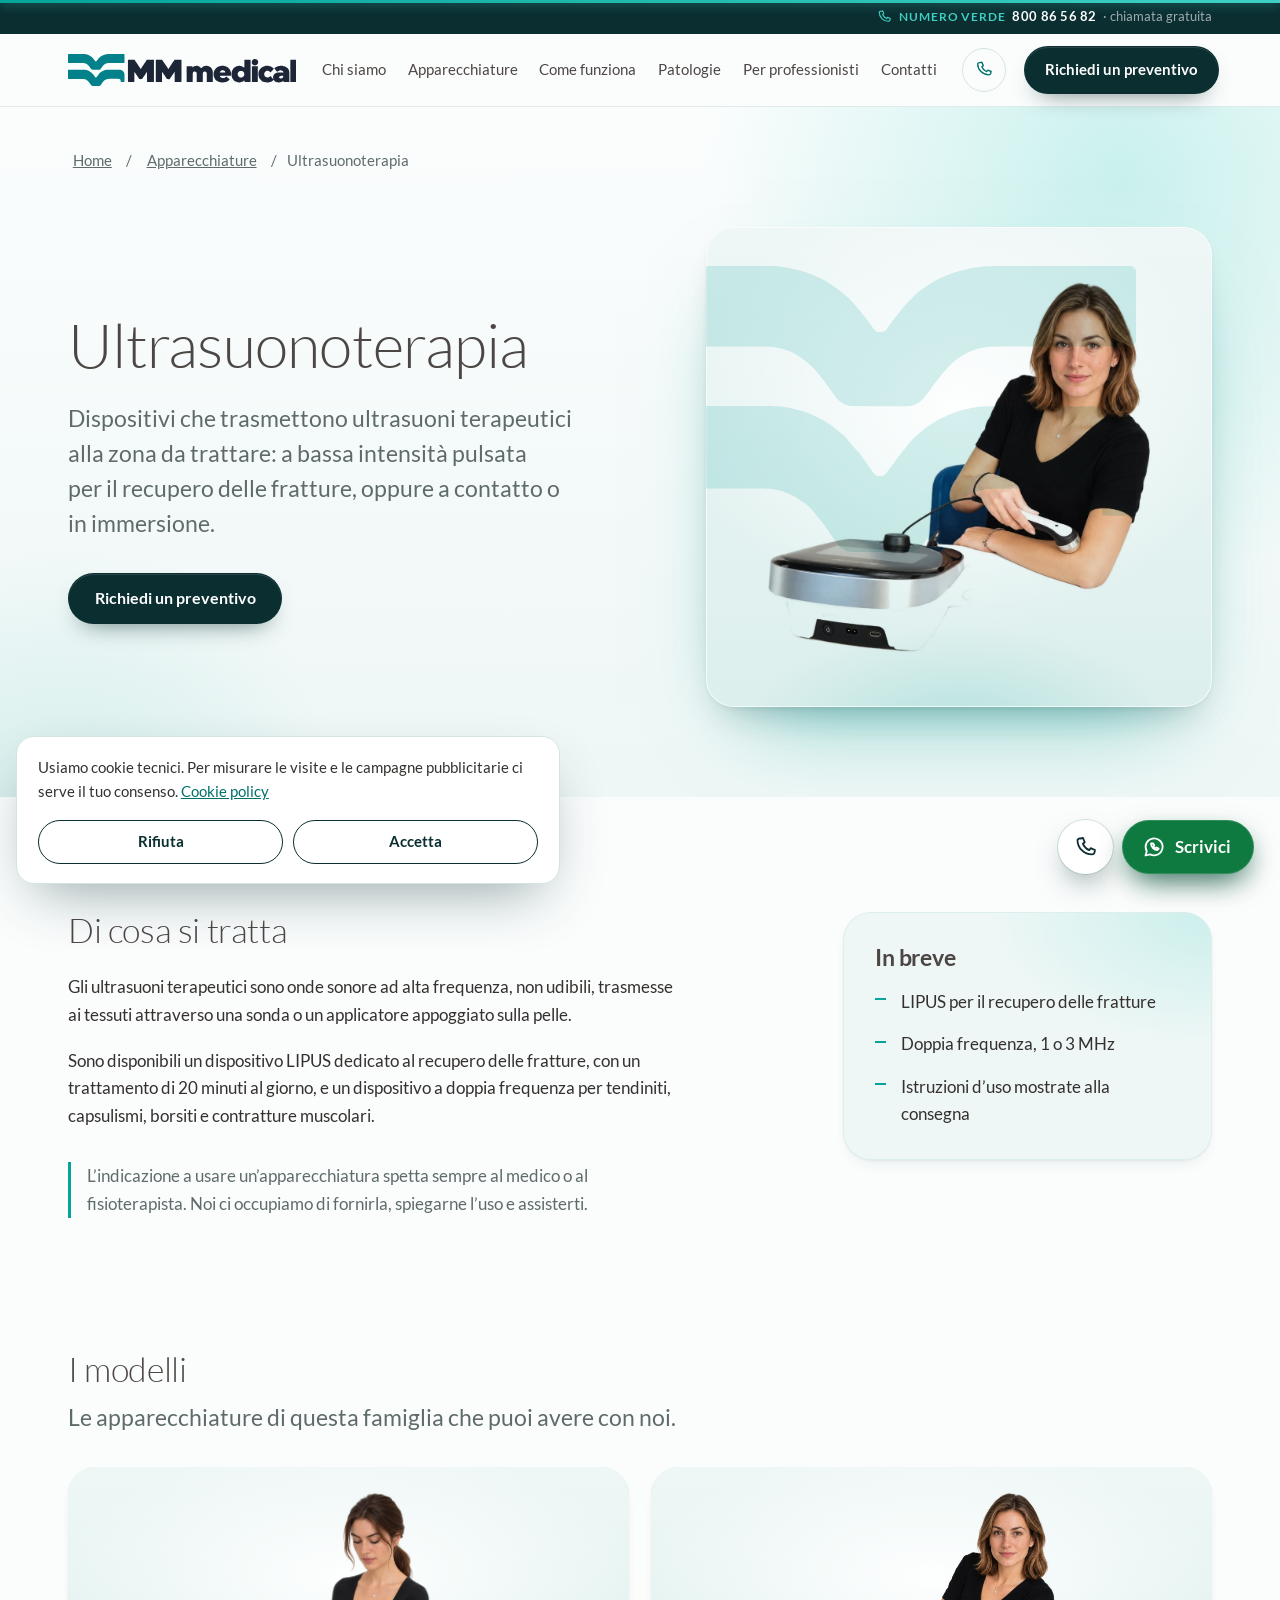
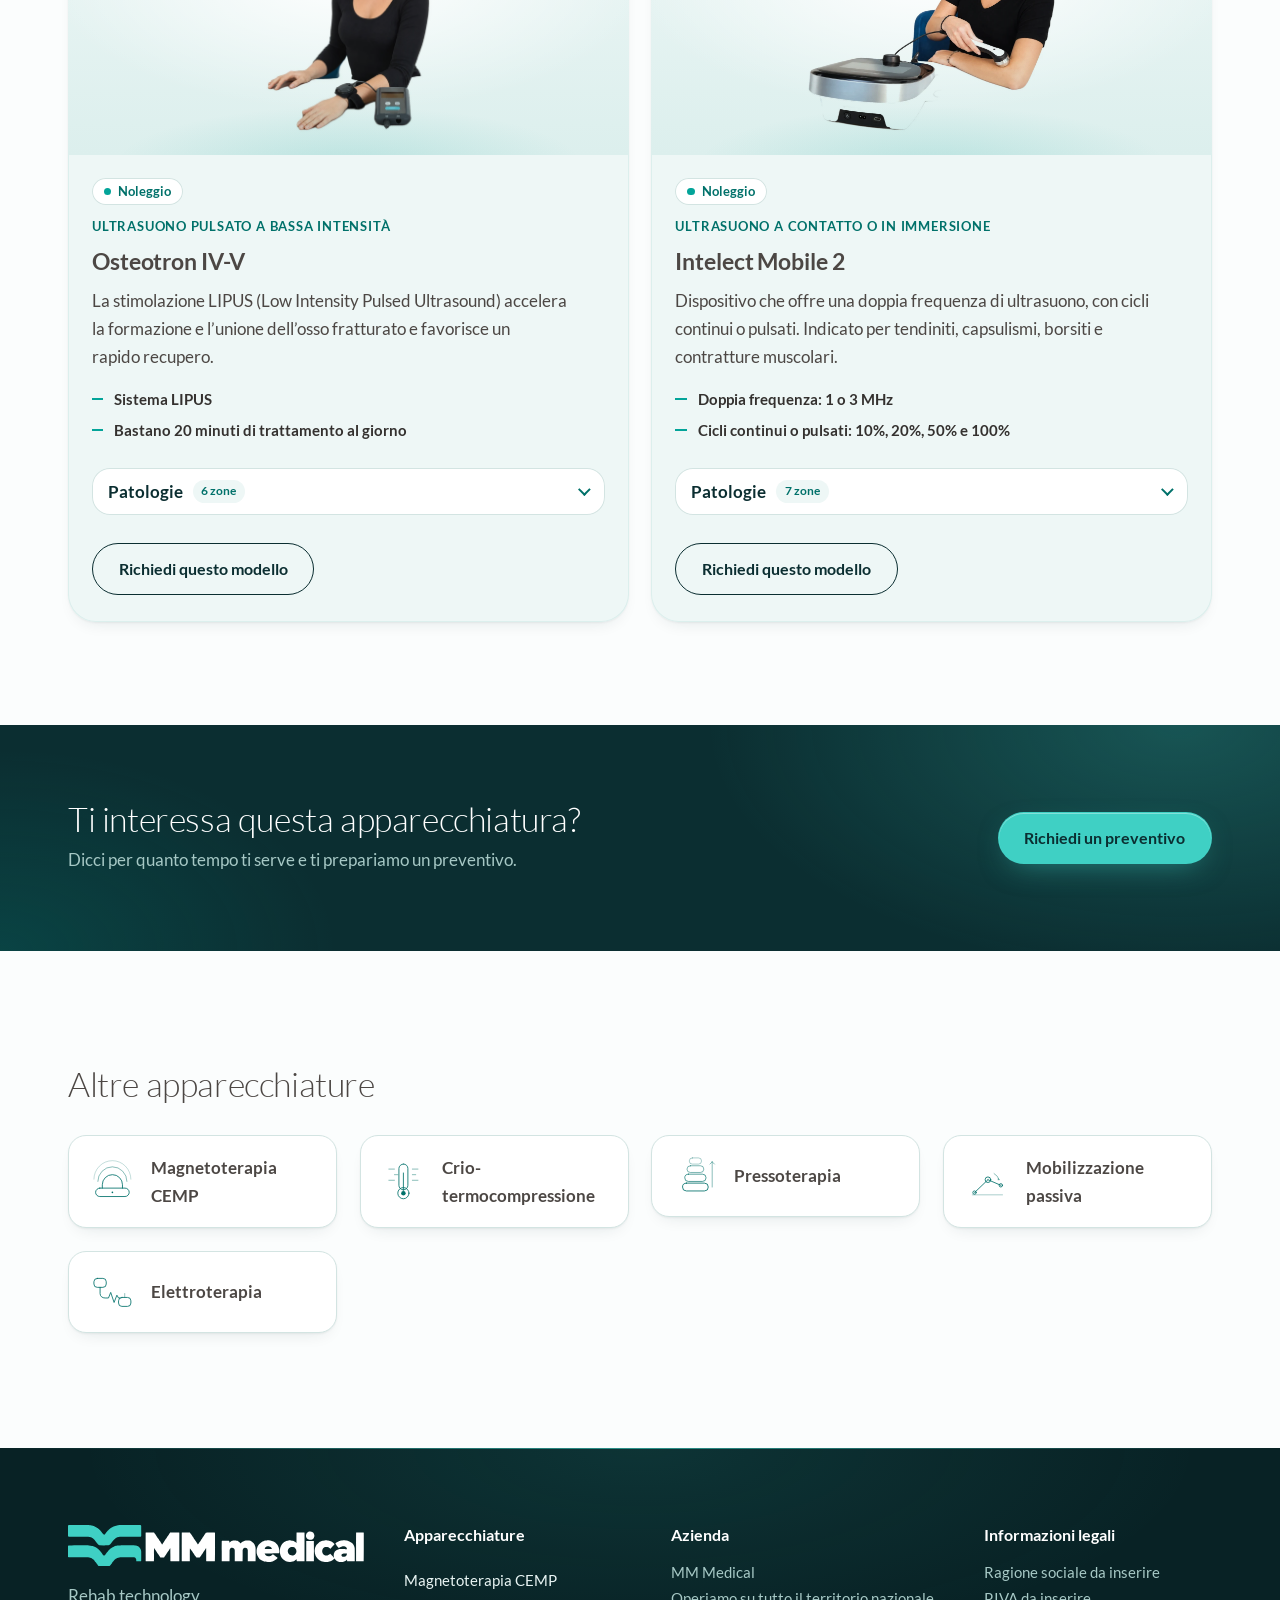
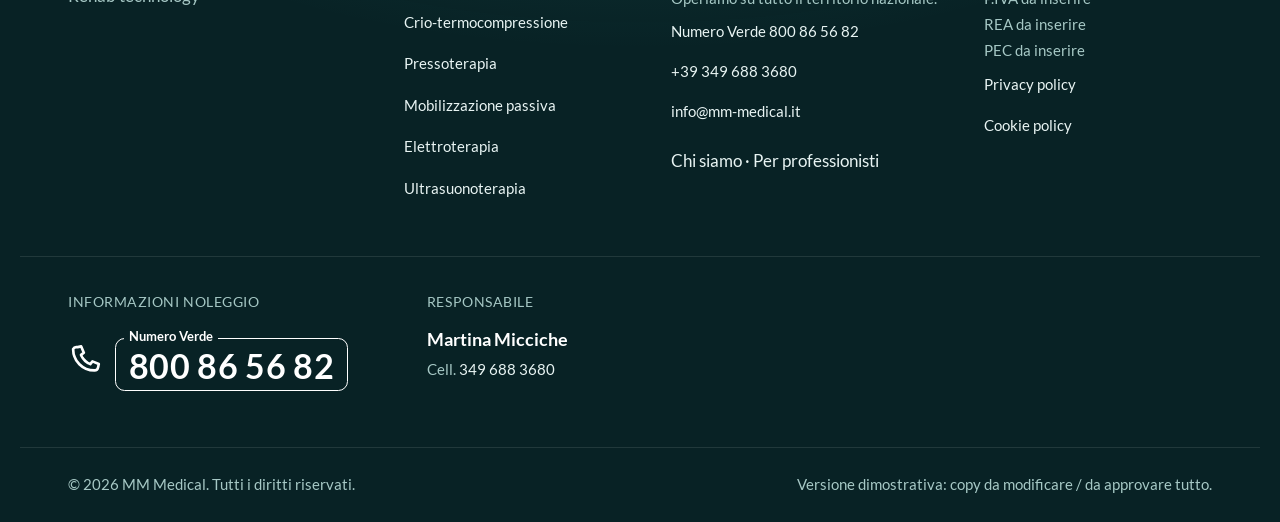
<file: apparecchiature/ultrasuonoterapia/index.html>
<!DOCTYPE html><html lang="it"><head><meta name="robots" content="noindex, nofollow"><meta charset="utf-8"><meta name="viewport" content="width=device-width, initial-scale=1"><title>Noleggio ultrasuonoterapia | MM Medical</title><meta name="description" content="Ultrasuonoterapia: Osteotron IV-V (LIPUS) e Intelect Mobile 2 a doppia frequenza. Noleggio con consegna e assistenza. Operiamo su tutto il territorio nazionale."><link rel="canonical" href="https://www.mmmedical.it/apparecchiature/ultrasuonoterapia/"><link rel="icon" href="/favicon.svg" type="image/svg+xml"><meta name="theme-color" content="#0b2e31"><script>document.documentElement.classList.add('js');</script><script>
      // Page transitions: only the photo that travels (clicked card <-> device hero) gets a transition name,
      // so every other photo fades with the page. Browsers without these events simply skip the effect.
      (function () {
        var slug = function (u) { var m = new URL(u, location.href).pathname.match(/^\/apparecchiature\/([^\/]+)\/?$/); return m ? m[1] : null; };
        var photo = function (s, home) { return home ? document.querySelector('[data-device="' + s + '"] .ph') : document.querySelector('.stage .photo'); };
        var name = function (el, s) { if (el) el.style.viewTransitionName = 'dev-' + s; };
        addEventListener('pageswap', function (e) {
          if (!e.viewTransition || !e.activation) return;
          var to = new URL(e.activation.entry.url), here = slug(location.href), dest = slug(to.href);
          if (dest && !here) name(photo(dest, true), dest);
          else if (here && to.pathname === '/') name(photo(here, false), here);
        });
        addEventListener('pagereveal', function (e) {
          if (!e.viewTransition || !window.navigation || !navigation.activation || !navigation.activation.from) return;
          var from = new URL(navigation.activation.from.url), here = slug(location.href), prev = slug(from.href);
          if (here && from.pathname === '/') name(photo(here, false), here);
          else if (!here && prev) name(photo(prev, true), prev);
        });
      })();
    </script><link rel="alternate" hreflang="it" href="https://www.mmmedical.it/apparecchiature/ultrasuonoterapia/"><link rel="alternate" hreflang="x-default" href="https://www.mmmedical.it/apparecchiature/ultrasuonoterapia/"><meta property="og:type" content="website"><meta property="og:locale" content="it_IT"><meta property="og:site_name" content="MM Medical"><meta property="og:title" content="Noleggio ultrasuonoterapia | MM Medical"><meta property="og:description" content="Ultrasuonoterapia: Osteotron IV-V (LIPUS) e Intelect Mobile 2 a doppia frequenza. Noleggio con consegna e assistenza. Operiamo su tutto il territorio nazionale."><meta property="og:url" content="https://www.mmmedical.it/apparecchiature/ultrasuonoterapia/"><meta property="og:image" content="https://www.mmmedical.it/og.jpg"><meta property="og:image:width" content="1200"><meta property="og:image:height" content="630"><meta property="og:image:alt" content="MM Medical: noleggio di apparecchiature per la riabilitazione"><meta name="twitter:card" content="summary_large_image"><meta name="twitter:image" content="https://www.mmmedical.it/og.jpg"><script type="application/ld+json">{"@context":"https://schema.org","@type":"LocalBusiness","name":"MM Medical","url":"https://www.mmmedical.it","telephone":"+39 349 688 3680","email":"info@mm-medical.it","description":"Ultrasuonoterapia: Osteotron IV-V (LIPUS) e Intelect Mobile 2 a doppia frequenza. Noleggio con consegna e assistenza. Operiamo su tutto il territorio nazionale.","areaServed":{"@type":"Country","name":"Italia"}}</script><script type="application/ld+json">{"@context":"https://schema.org","@type":"BreadcrumbList","itemListElement":[{"@type":"ListItem","position":1,"name":"Home","item":"https://www.mmmedical.it/"},{"@type":"ListItem","position":2,"name":"Apparecchiature","item":"https://www.mmmedical.it/#apparecchiature"},{"@type":"ListItem","position":3,"name":"Ultrasuonoterapia","item":"https://www.mmmedical.it/apparecchiature/ultrasuonoterapia/"}]}</script><link rel="stylesheet" href="/_astro/Base.BahkarRi.css"><style>.bodymap[data-astro-cid-vk6je62c]{width:100%;height:auto;display:block;overflow:visible}.ground[data-astro-cid-vk6je62c]{fill:#0b2e3114}.sil[data-astro-cid-vk6je62c],.head[data-astro-cid-vk6je62c]{fill:#fff;stroke:#00716a52;stroke-width:2px;stroke-linejoin:round;vector-effect:non-scaling-stroke}.spine[data-astro-cid-vk6je62c]{fill:none;stroke:#00716a2e;stroke-width:2px;stroke-dasharray:3 6;stroke-linecap:round}.zone[data-astro-cid-vk6je62c]{cursor:pointer;outline:none}.region[data-astro-cid-vk6je62c]{fill:var(--teal-glow);stroke:var(--teal-glow);opacity:0;transition:opacity .3s var(--ease)}.dot[data-astro-cid-vk6je62c]{fill:var(--teal);stroke:#fff;stroke-width:2.5px;transform-box:fill-box;transform-origin:50%;transition:transform .3s var(--ease), fill .3s}.pulse[data-astro-cid-vk6je62c]{fill:none;stroke:var(--teal);stroke-width:1.5px;opacity:0;transform-box:fill-box;transform-origin:50%}.hit[data-astro-cid-vk6je62c]{fill:#0000}.zone[data-astro-cid-vk6je62c].on .region[data-astro-cid-vk6je62c],.zone[data-astro-cid-vk6je62c]:hover .region[data-astro-cid-vk6je62c],.zone[data-astro-cid-vk6je62c]:focus-visible .region[data-astro-cid-vk6je62c]{opacity:.4}.zone[data-astro-cid-vk6je62c].on .dot[data-astro-cid-vk6je62c],.zone[data-astro-cid-vk6je62c]:hover .dot[data-astro-cid-vk6je62c],.zone[data-astro-cid-vk6je62c]:focus-visible .dot[data-astro-cid-vk6je62c]{fill:var(--ink);transform:scale(1.35)}.zone[data-astro-cid-vk6je62c]:focus-visible .hit[data-astro-cid-vk6je62c]{stroke:var(--teal-deep);stroke-width:2px;stroke-dasharray:4 4}.is-mini[data-astro-cid-vk6je62c] .sil[data-astro-cid-vk6je62c],.is-mini[data-astro-cid-vk6je62c] .head[data-astro-cid-vk6je62c]{stroke-width:1.25px}.is-mini[data-astro-cid-vk6je62c] .region[data-astro-cid-vk6je62c]{opacity:.85;fill:var(--teal);stroke:var(--teal)}.is-mini[data-astro-cid-vk6je62c] .dot[data-astro-cid-vk6je62c]{fill:var(--ink);stroke-width:1px;transform:scale(2.4)}.is-mini[data-astro-cid-vk6je62c] .spine[data-astro-cid-vk6je62c]{display:none}.is-figure[data-astro-cid-vk6je62c] .sil[data-astro-cid-vk6je62c],.is-figure[data-astro-cid-vk6je62c] .head[data-astro-cid-vk6je62c]{stroke-width:1.5px}.is-figure[data-astro-cid-vk6je62c] .region[data-astro-cid-vk6je62c]{opacity:.5}.is-figure[data-astro-cid-vk6je62c] .dot[data-astro-cid-vk6je62c]{fill:var(--teal-deep);stroke-width:2px;transform:scale(1.5)}.is-figure[data-astro-cid-vk6je62c] .spine[data-astro-cid-vk6je62c]{display:none}@media (prefers-reduced-motion:no-preference){.is-interactive[data-astro-cid-vk6je62c] .pulse[data-astro-cid-vk6je62c]{animation:bm-pulse 2.6s var(--ease) infinite}.is-interactive[data-astro-cid-vk6je62c] .zone[data-astro-cid-vk6je62c]:nth-of-type(2n) .pulse[data-astro-cid-vk6je62c]{animation-delay:.65s}.is-interactive[data-astro-cid-vk6je62c] .zone[data-astro-cid-vk6je62c]:nth-of-type(3n) .pulse[data-astro-cid-vk6je62c]{animation-delay:1.3s}.is-interactive[data-astro-cid-vk6je62c] .zone[data-astro-cid-vk6je62c]:hover .pulse[data-astro-cid-vk6je62c],.is-interactive[data-astro-cid-vk6je62c] .zone[data-astro-cid-vk6je62c].on .pulse[data-astro-cid-vk6je62c]{animation:none}}@keyframes bm-pulse{0%{opacity:.7;transform:scale(1)}70%,to{opacity:0;transform:scale(3)}}
</style><link rel="stylesheet" href="/_astro/_slug_.CMBwmDP9.css"></head><body><a class="skip" href="#main">Vai al contenuto</a><header class="site-header" data-astro-cid-nen7h5rs><div class="topline" data-astro-cid-nen7h5rs><div class="wrap tl-in" data-astro-cid-nen7h5rs><a class="tl-tf" href="tel:800865682" aria-label="Numero Verde 800 86 56 82, chiamata gratuita" data-astro-cid-nen7h5rs><svg class="i" viewBox="0 0 24 24" fill="none" stroke="currentColor" stroke-width="1.8" stroke-linecap="round" stroke-linejoin="round" aria-hidden="true"><path d="M6.6 3.5 9 3l1.8 4.3-1.9 1.5a11.5 11.5 0 0 0 6.3 6.3l1.5-1.9L21 15l-.5 2.4a2.5 2.5 0 0 1-2.5 2c-8 0-14.5-6.5-14.5-14.5a2.5 2.5 0 0 1 2.1-1.4z"></path></svg><span class="tl-lbl" data-astro-cid-nen7h5rs>Numero Verde</span> <strong data-astro-cid-nen7h5rs>800 86 56 82</strong><span class="tl-free" data-astro-cid-nen7h5rs>· chiamata gratuita</span></a></div></div><div class="wrap bar" data-astro-cid-nen7h5rs><a class="brand" href="/" aria-label="MM Medical, home" data-astro-cid-nen7h5rs><svg class="logo" viewBox="99.5 168.3 1407.2 197.2" role="img" aria-label="MM Medical" xmlns="http://www.w3.org/2000/svg"><path fill="var(--logo-mark, #02818B)" fill-rule="evenodd" d="M 103 168.5 c -1.67 0.67 -2.67 1.33 -3.17 2.67 -0.33 0.67 -0.33 1 -0.33 24.5 0 15.67 0 24 0.17 24.33 0.5 1.5 2 3 3.67 3.5 0.33 0.17 13.83 0.17 45.5 0.33 26.67 -0 45.83 -0 47 0.17 3.33 0.17 9 1.5 12.5 2.83 3.83 1.33 9.83 5.33 14.17 9.33 3 2.67 3.67 3.33 6.83 7.33 1.5 2 3 3.83 3.33 4.17 1 1.33 5.67 7.67 7.17 10 0.83 1.17 3.33 3.67 4.67 4.67 1.33 0.83 3.17 1.83 4.83 2.17 l 1.33 0.33 20.17 0.17 c 11.67 -0 20.67 -0 21.17 -0.17 4.17 -0.83 7.67 -3 10 -6.33 0.5 -0.67 1.17 -1.67 1.5 -2.17 0.33 -0.33 1.67 -2 2.83 -3.67 1.17 -1.67 2.5 -3.5 3 -4.17 0.67 -0.67 1.67 -2 2.33 -2.83 2.5 -3.33 7.5 -9 10 -11.17 3.17 -2.83 8.17 -5.83 12.5 -7.67 3.33 -1.33 8.67 -2.5 12.67 -2.83 1.5 -0.17 17.5 -0.17 49.67 -0.17 l 47.5 -0.17 0.83 -0.33 c 1.33 -0.67 1.83 -1.17 2.5 -2.33 l 0.5 -1 0 -23.17 c 0 -12.67 -0.17 -23.67 -0.17 -24.33 -0.17 -1.83 -0.67 -2.67 -2.17 -3.5 l -1 -0.67 -48 -0 c -29.33 -0 -49.17 -0 -51.17 0.17 -5.67 0.33 -10.67 1 -17 2.67 -6.5 1.5 -9.5 2.67 -16.5 6 -5.5 2.67 -12.67 7.5 -16.17 10.83 -0.33 0.5 -1.83 1.83 -3.33 3.33 -1.5 1.33 -3.5 3.33 -4.33 4.5 -2.83 3.17 -8.5 10.5 -11.33 14.67 -1.67 2.67 -3 3.33 -5.67 3.33 -2.17 -0 -3.33 -0.83 -5.33 -3.67 -3.33 -4.67 -3.67 -5.17 -6.83 -9 -1.33 -1.67 -2.67 -3.33 -3 -3.67 -2.5 -3.33 -7.83 -8.67 -11.5 -11.5 -0.33 -0.17 -1.17 -0.83 -1.83 -1.33 -0.67 -0.5 -2 -1.5 -2.83 -2 -0.83 -0.67 -2.17 -1.5 -3 -2.17 -1.67 -1 -4.5 -2.67 -6.33 -3.5 -0.67 -0.33 -2.5 -1.17 -3.83 -1.83 -3.33 -1.5 -6.83 -2.67 -10.33 -3.67 -0.83 -0.17 -2.17 -0.5 -3 -0.67 -1 -0.33 -2.33 -0.67 -3.17 -0.83 -0.83 -0.17 -2 -0.33 -2.33 -0.5 -0.33 -0 -2.5 -0.33 -4.67 -0.67 l -3.83 -0.5 -47.83 -0 c -38.83 -0 -47.83 -0 -48.33 0.17z M 117.17 265 l -14.5 -0 -0.83 0.67 c -0.5 0.33 -1.17 1 -1.33 1.33 -1 1.17 -1 -0.5 -1 26.17 0 27.67 -0.17 25.83 1.33 27.17 1.33 1.33 -3.33 1.17 47.33 1.33 32 -0 45.5 -0 46.83 0.17 3 0.33 8 1.33 10.67 2.33 2.5 0.83 6.67 2.83 7.83 3.67 2 1.5 3.83 2.67 5 3.5 3.5 2.5 4.83 3.67 7.67 7.33 1.17 1.5 3.67 4.5 5.17 6.33 1.67 2.17 4.5 6 5.67 8.17 0.5 0.83 1.5 2.17 2.33 3.17 0.67 1 1.67 2.33 2.17 3 1.5 2.33 3 3.5 5.83 5 2.33 1.17 1.83 1.17 22.67 1.17 19.67 -0 22.5 -0.17 24.17 -0.67 2.33 -0.67 5.67 -3.17 6.83 -5 1.17 -1.67 2.83 -4.17 4.33 -6.33 1.17 -1.5 2.5 -3.33 3 -4.17 2.83 -3.83 3.33 -4.67 4.5 -6.33 0.83 -1 2 -2.33 2.5 -3.17 0.67 -0.83 1.5 -1.83 1.83 -2.17 1.83 -2.5 5.67 -6 8.5 -7.83 0.83 -0.5 1.67 -1 1.83 -1.17 0.17 -0.17 0.83 -0.5 1.5 -0.83 0.5 -0.33 1.17 -0.67 1.67 -1 3.33 -2.33 11.17 -4.5 17.5 -5 4.33 -0.33 60.83 -0.33 64.83 -0 3.5 0.33 4.67 0.67 7 2.67 1.83 1.67 2.83 3.17 3.33 4.67 0.67 1.83 0.83 3 0.83 7 0 3.17 0 3.5 0.33 3.83 l 0.33 0.33 10.67 0.17 c 11.5 -0 11.67 -0 12.17 -0.83 0.17 -0.5 0.33 -42.33 0 -45.67 -0.33 -5 -1 -7.67 -3.17 -11.83 -3.83 -7.67 -8.5 -11.83 -18 -15.5 -2 -0.83 -5.33 -1.5 -9 -1.67 -3.17 -0.17 -60.83 -0.17 -70.17 -0 -3.83 -0 -7.33 0.17 -7.67 0.33 -0.5 -0 -2 0.33 -3.5 0.5 -1.33 0.17 -3.33 0.5 -4.17 0.83 -0.83 0.17 -2 0.5 -2.33 0.5 -2 0.33 -9 2.67 -12 4 -6 2.83 -7.33 3.5 -10 5.33 -4.5 2.83 -5.5 3.67 -10.33 7.83 -3.33 2.83 -3.67 3.17 -7.67 8 -0.83 1 -2.17 2.67 -3.17 4 -1 1.17 -2.5 3 -3.33 4.17 -0.67 1.17 -1.83 2.67 -2.17 3.17 -0.5 0.67 -1.67 2.33 -2.67 3.5 -3.67 5.33 -4.33 6 -7.33 6 -1.5 -0 -2.5 -0.33 -3.33 -1.17 -1.33 -1.33 -4.5 -5.83 -7.83 -10.67 -1.17 -1.83 -2.33 -3.5 -3.5 -4.67 -1.67 -1.83 -4.67 -5.33 -7.17 -8.17 -1 -1.5 -1.67 -2 -3.5 -3.67 -0.83 -0.67 -2 -1.67 -2.67 -2.33 -3.33 -2.83 -9.67 -7.33 -12 -8.33 -0.33 -0.17 -1.17 -0.5 -1.83 -1 -1.5 -0.83 -5.17 -2.5 -7 -3.17 -0.83 -0.33 -2.17 -0.83 -2.83 -1.17 -0.83 -0.33 -2.17 -0.67 -3 -0.83 -0.83 -0.17 -2 -0.5 -2.67 -0.67 -4.67 -1.33 -10.17 -2.17 -15.33 -2.33 -3.5 -0.17 -53.17 -0.17 -81.17 -0z"></path><path fill="var(--logo-word, #1D2637)" fill-rule="evenodd" d="M 1249 199.17 c -3.5 0.33 -8.17 2.5 -10.5 4.67 -1.5 1.33 -4 4.5 -4.67 5.83 -2 4 -2.67 8.83 -1.83 14 0.83 4.17 3.5 8.33 7.17 11.17 3.83 2.83 7 3.67 12.5 3.67 7.17 -0 12.67 -2.67 16.33 -8 1.5 -2.5 2.83 -5.67 3.17 -7.83 0.17 -0.5 0.17 -1.67 0.33 -2.33 0.83 -6 -3 -14.33 -8.17 -17.67 -4.33 -2.67 -9.5 -4 -14.33 -3.5z M 469.33 204.33 l -0.5 0.5 0 67.5 0.17 67.33 0.33 0.33 c 0.17 0.17 0.83 0.33 2.67 0.33 2.83 0.17 35.5 0.17 35.83 -0 0.83 -0.17 0.83 0.83 0.83 -30.83 0 -28.17 0 -30 0.33 -30.33 0.33 -0.5 0.67 -0.33 1.5 1.17 0.33 0.67 1.33 2 2.17 3.33 2.17 2.67 2.67 3.5 5.33 7.33 1 1.67 2.17 3.5 2.5 4 2 3.17 5.5 8.33 6.83 10.17 0.83 1.33 1.83 2.83 2.5 3.5 0.5 0.83 2.67 4 4.67 7 2.17 3.17 4 6 4.33 6.33 0.33 0.33 1 0.67 1.67 0.83 0.83 0.33 1.17 0.33 7.33 0.33 5.67 -0 6.5 -0 7.17 -0.33 0.67 -0.33 2 -1.67 3 -3.17 0.5 -0.5 1.67 -2.5 3 -4.17 1.17 -1.83 2.67 -4 3.33 -5 1.67 -2.5 3.5 -5.17 4.17 -6.33 0.83 -1.33 4.5 -6.67 5.83 -8.67 0.67 -0.83 1.5 -2 1.83 -2.67 0.83 -1 3.17 -4.67 4.83 -7.33 1.83 -2.67 4.33 -6.33 4.67 -6.5 0.83 -0.5 0.83 -1.83 0.83 30.33 0.17 21.5 0.17 30.17 0.33 30.5 0.17 0.17 0.33 0.33 0.67 0.5 0.17 -0 9.5 -0 20.67 -0 l 20.17 -0 0.33 -0.33 0.5 -0.33 0 -67.5 0 -67.33 -0.5 -0.5 -0.5 -0.33 -20.83 -0 c -14.33 -0 -21 -0 -21.33 0.17 -0.83 0.33 -1.67 1.67 -7.17 9.67 -1.5 2.17 -3.83 5.67 -5.33 7.67 -1.33 2.17 -2.67 4.17 -3 4.5 -0.67 1.17 -2.33 3.67 -2.83 4.67 -0.33 0.5 -0.83 1.33 -1.33 1.83 -5.17 7.5 -8 12 -9.83 14.83 -1 1.5 -2.5 4 -3.5 5.33 -1 1.5 -2.33 3.67 -3 4.67 -1.5 2.33 -2 2.83 -2.5 2.83 -0.33 -0 -2 -2.33 -4.17 -5.83 -0.33 -0.67 -1.5 -2.33 -2.5 -3.67 -1 -1.33 -2.33 -3.5 -3.33 -4.83 -0.83 -1.33 -2.5 -3.83 -3.67 -5.67 -1.17 -1.67 -2.67 -4 -3.5 -5.17 -5.83 -8.67 -9.5 -14.17 -12.67 -18.83 -1 -1.5 -2.67 -3.83 -3.67 -5.33 -3.67 -5.33 -4.33 -6.17 -4.83 -6.5 l -0.5 -0.33 -19.5 -0 -19.5 -0 -0.33 0.33z M 1187.33 204.17 c -0.33 0.17 -0.5 0.33 -0.5 0.5 -0.17 -0 -0.17 11 -0.33 24.17 0 17.83 -0.17 24.17 -0.17 24.17 -0.5 0.33 -0.67 0.17 -1.83 -0.83 -1.5 -1.33 -4 -3.33 -5.5 -4 -0.5 -0.33 -1.67 -1 -2.33 -1.33 -2 -1.33 -5.83 -3 -7.67 -3.67 -2.17 -0.67 -8 -1.83 -10.33 -2 -3.17 -0.33 -6.5 -0 -10.5 0.67 -6.33 1 -7.67 1.33 -12.83 3.67 -2 1 -7.17 4 -8.33 4.83 -4.17 3.33 -7.5 6.83 -11.17 11.5 -2.5 3.33 -6 11.5 -7.33 17.5 -2.5 10.33 -2.17 19.33 1.33 31.67 0.33 1.33 1.83 4.5 3.33 7.67 0.83 1.67 1.33 2.33 4 6.17 4.5 6.33 11.5 11.83 19 15 7.17 3 12.33 4 20.33 3.83 8.83 -0.33 15.33 -2.33 22.5 -7 1.17 -0.83 4.67 -3.67 5.83 -4.67 1.83 -1.83 2 -1.5 2.5 5 0.17 2.83 0.33 3.33 1 3.67 0.17 0.17 4.83 0.17 17.83 0.17 l 17.67 -0 0.33 -0.33 0.5 -0.5 0 -67.5 0 -67.5 -0.33 -0.5 -0.5 -0.33 -17.67 -0 c -9.83 -0 -17.83 -0 -18 -0 -0.33 -0.17 -0.67 -0 -0.83 -0z m -17.17 68.83 c 1.33 0.17 2.83 0.5 3.33 0.67 0.5 0.33 1.17 0.5 1.5 0.5 0.83 0.17 3.67 2.5 5.33 4.17 5.17 5.17 7.17 12.83 5 20.17 -1.17 3.33 -2 5.17 -3.83 7.17 -2.17 2.33 -4.33 3.83 -7.83 5.67 -4.67 2.17 -11 2.17 -16.33 -0.17 -2 -0.83 -5 -2.83 -6.5 -4.5 -2.5 -2.67 -3.83 -5 -5.17 -9.83 l -0.5 -1.83 0 -3.33 0.17 -3.5 0.67 -1.67 c 0.33 -1 1 -2.33 1.33 -3 0.5 -0.67 1.17 -1.83 1.5 -2.5 1.17 -2.17 4.5 -5.17 7 -6.5 3.67 -1.83 9.5 -2.5 14.33 -1.5z M 641 204.5 l -0.33 0.33 -0.17 67.33 0 67.33 0.5 0.5 0.33 0.33 9.5 -0 c 5.17 -0 13.5 -0 18.5 0.17 8.67 -0 9 -0 9.33 -0.33 l 0.33 -0.33 0 -29 c 0.17 -15.83 0.17 -29.5 0.33 -30.17 0.17 -2.33 0.5 -2 3.33 2.33 3 4.17 4 5.83 5.5 7.83 0.83 1 2.5 3.67 4 5.67 1.33 2 3 4.5 3.67 5.5 0.67 1 1.83 2.5 2.33 3.33 0.67 1 1.33 2.17 1.67 2.5 0.33 0.5 2.33 3.5 4.33 6.5 4.67 6.83 5.17 7.5 6.17 8.17 1 0.67 1.5 0.67 8.17 0.67 6.5 -0.17 6.5 -0.17 8.17 -1.5 1.17 -1.17 6.17 -8.17 7 -10 0.33 -0.33 1.17 -1.67 2 -3 0.83 -1.17 2.17 -3.17 3.17 -4.5 0.83 -1.33 2.17 -3.17 2.67 -4.17 1.67 -2.17 4.5 -6.33 5.5 -8.17 2.17 -3.5 2.5 -4 3.33 -5.17 0.5 -0.5 1.17 -1.5 1.5 -2 0.5 -0.5 1.5 -2 2.33 -3.17 1.67 -2.5 2.17 -2.83 2.5 -2.17 0.17 0.5 0.33 15.17 0.17 44.83 0 10.5 0 15.5 0.17 15.67 0.17 0.17 0.5 0.33 0.83 0.5 0.67 0.17 40 0.17 40.33 -0 0.83 -0.17 0.83 3.67 0.83 -67.83 0 -48.5 0 -67.17 -0.17 -67.5 -0.17 -0.33 -0.33 -0.5 -0.5 -0.67 -0.33 -0.17 -37.5 -0.17 -40.17 -0 -2.17 0.17 -2.67 0.33 -3.83 2.17 -2.17 3.5 -3.67 5.67 -4.67 7.17 -1.17 1.33 -2.67 3.5 -4.17 6.17 -0.33 0.67 -1.33 2.17 -2.17 3.17 -1.83 2.67 -4.5 6.67 -6.67 9.83 -0.83 1.33 -1.83 3 -2.33 3.5 -0.33 0.67 -1.5 2.33 -2.33 3.67 -1.67 2.5 -2.67 3.83 -6 8.67 -1.17 1.67 -2.67 4 -3.5 5.17 -4 6.33 -4.33 6.83 -5.17 6.33 0 -0.17 -0.67 -0.83 -1.17 -1.67 -0.5 -0.83 -1.17 -2.17 -1.67 -2.83 -1.5 -2.33 -5.33 -7.83 -8.5 -12.83 -1.83 -2.5 -4 -5.67 -5 -7.17 -1.67 -2.5 -2.5 -3.67 -4 -6.33 -0.5 -0.67 -1.33 -2 -2 -2.83 -0.67 -0.83 -1.5 -2 -2 -2.5 -1.83 -2.67 -5 -7.33 -7.83 -11.5 -3 -4.83 -4.67 -7 -5.33 -7.5 -0.67 -0.67 -3.67 -0.83 -21.67 -0.83 -16.33 -0 -16.83 -0 -17.17 0.33z M 1470.17 204.67 c -0.17 0.33 -0.33 3.67 -0.33 67.5 0 36.83 0 67.33 0.17 67.67 0 0.33 0.17 0.5 0.33 0.67 0.33 0.17 5.17 0.17 17.67 0.17 17.33 -0 17.33 -0 17.83 -0.33 0.17 -0.17 0.5 -0.5 0.5 -0.67 0.17 -0.33 0.17 -24.33 0.17 -53.5 0 -29.17 0 -55.83 0 -59.33 0.17 -3.5 0.17 -9.67 0 -14 l 0 -7.67 -0.5 -0.5 -0.5 -0.5 -17.5 -0 -17.5 -0 -0.33 0.5z M 1045.83 241.17 c -0.33 -0 -1.5 0.17 -2.67 0.33 -1.33 0.17 -2.67 0.33 -3.17 0.5 -1.17 -0 -6.33 1.33 -8 1.83 -10 3.33 -18.17 9 -24.5 17 -3.67 4.5 -7 10.67 -8.5 16.17 -0.33 1 -0.67 2.17 -0.83 2.83 -0.33 1.33 -1.17 5.17 -1.33 7 -0.5 4.17 0 14 0.67 17 0.17 0.33 0.33 1.17 0.5 1.67 0 0.67 0.5 2 0.83 3.17 0.5 1.17 1 2.67 1.17 3.17 1 3 3.17 7 6.33 11.33 3.83 5.33 5.17 6.67 10.17 10.5 4 2.83 6.5 4.33 11 6 7.83 3.33 14.33 4.5 24.5 4.33 7.83 -0 12.67 -0.67 20.33 -2.83 2.33 -0.67 6.83 -2.67 9.33 -4 1.33 -0.83 6 -3.83 7.17 -4.83 2.67 -2.17 7.5 -7.17 7.5 -7.67 0 -0.5 -1.33 -1.83 -4.67 -4.33 -1.5 -1.17 -3 -2.33 -3.33 -2.67 -0.5 -0.33 -1.17 -1 -1.67 -1.33 -0.67 -0.33 -1.5 -1 -2.17 -1.5 -6.33 -4.83 -9.83 -7.5 -10.5 -7.5 -0.17 -0 -1.17 0.83 -2.67 2.33 -4.33 4.17 -7 5.67 -12.5 6.5 -4 0.67 -8 0.33 -11.83 -0.67 -4.67 -1.33 -9.67 -5.67 -11.17 -9.5 -0.17 -0.67 -0.5 -1.33 -0.5 -1.5 -0.33 -0.67 0.17 -1.17 0.83 -1.33 0.33 -0.17 14.17 -0.17 30.83 -0.17 32.5 -0 35.83 -0 36.17 -0.17 0.5 -0.17 0.67 -1 1 -4.17 0.67 -6.33 0 -15.83 -1.67 -20.83 -0.17 -0.83 -0.83 -2.5 -1.17 -3.67 -1 -3.17 -1.67 -4.67 -3.67 -8.33 -1.5 -2.5 -2.67 -4.17 -4.17 -6 -0.83 -0.83 -1.83 -2.17 -2.5 -2.83 -2.83 -3.5 -7.67 -7 -14 -10.17 -4.17 -2.17 -10.83 -4.33 -15.17 -5 -1 -0 -2.33 -0.33 -3 -0.5 -1 -0.17 -11.33 -0.5 -13 -0.17z m 8.5 27.67 c 4.67 0.67 8.5 2.5 10.83 4.83 1.33 1.5 2.17 2.67 3.17 5.33 1 2.33 0.83 2.83 -0.5 3.17 -1.17 0.17 -31.5 0.17 -32 -0.17 -0.5 -0.33 -0.5 -0.67 0 -2.33 0.67 -2.17 1.83 -4.33 3.33 -5.67 2.83 -2.83 6.5 -4.67 10.33 -5.17 2.33 -0.33 2.5 -0.33 4.83 -0z M 1322 241.17 c -2 0.17 -5.5 0.67 -8.67 1.5 -1 0.17 -2.33 0.5 -2.67 0.5 -2.5 0.5 -5.83 1.83 -9.5 3.67 -4.33 2.17 -7.17 3.83 -8.5 5.17 -0.67 0.67 -2 1.67 -2.83 2.33 -2 1.67 -3.83 3.67 -7.5 8 -1 1.33 -2.5 3.83 -4 6.83 -0.5 1.33 -1.17 2.5 -1.17 2.5 -0.5 0.67 -2.5 6.33 -2.83 8.17 -1.17 6.17 -1.5 9 -1.5 13 0.17 7.83 1.67 14.33 4.67 21.17 1.17 2.67 1.33 3.17 2.5 5 3.83 6.17 8.5 11.33 14 15.17 3.33 2.17 4 2.67 10.67 5.83 2.5 1.17 6 2.17 11 3 7.5 1.33 18.67 1.17 24 -0.5 0.67 -0.17 2.33 -0.67 3.83 -1 3.17 -0.83 4.67 -1.33 7.83 -2.83 6 -3 10.83 -6.5 14.33 -10.5 0.67 -1 1 -0.83 2.17 0.83 1.33 2 3 3.83 5.17 5.83 2.33 2.17 3 2.67 5.5 4 2.67 1.5 3.17 1.83 5 2.33 5.5 2 8.67 2.5 15.33 2.5 5.83 -0 9.67 -0.67 14.83 -2.33 0.83 -0.33 1.5 -0.5 1.67 -0.5 0.33 -0 3.83 -1.83 5 -2.67 1.33 -0.83 2.33 -1.67 4.33 -3.5 1.33 -1.17 1.5 -1.33 2 -1 0.33 0.17 0.5 1.83 0.5 4.33 0 2 0.17 2.5 1 2.67 0.5 0.17 34.5 0.17 35 -0.17 0.5 -0 0.67 -0.83 0.5 -1.83 0 -0.33 0 -13.67 0 -29.33 l -0.17 -28.67 -0.33 -2.5 c -0.33 -1.5 -0.67 -3.17 -0.83 -3.83 -0.67 -2.33 -1.33 -5 -1.33 -5.17 0 -0.17 -0.33 -0.83 -0.67 -1.5 -0.33 -0.83 -0.67 -1.83 -0.83 -2.17 -1.17 -2.33 -3.17 -6 -4.33 -7.67 -1 -1.17 -3 -3.17 -4.83 -4.67 -5 -4.17 -10.17 -6.83 -17.67 -9.5 -1.5 -0.5 -6.5 -1.5 -8.67 -1.83 -0.83 -0.17 -2.33 -0.33 -3.17 -0.5 -3.83 -0.5 -13 -0.33 -17 0.17 -0.83 0.17 -1.83 0.33 -2.5 0.5 -1 -0 -3.67 0.67 -6.33 1.33 -0.67 0.17 -1.67 0.5 -2.33 0.67 -0.5 -0 -1.5 0.33 -2.17 0.67 -0.67 0.33 -1.33 0.5 -1.5 0.5 -0.33 -0 -4.67 2 -7.67 3.67 -3.17 1.5 -6.83 4 -9 6 -1.33 1.33 -1.33 1.17 2.17 6.17 0.67 1.17 1.67 2.33 2 2.83 1.5 2.17 4.67 6.33 7.17 9.33 0.67 0.83 1.5 1.83 1.83 2.17 1 1.5 2.17 2.5 2.83 2.5 0.5 -0 1.83 -0.83 3.33 -2.33 2.67 -2.33 7 -4.5 11.67 -5.67 2.17 -0.5 2.5 -0.5 5.5 -0.67 2.67 -0 3.67 -0 4.83 0.17 4.83 1 7.67 2.33 10.33 5.33 1 1 1.83 3 2 5.17 0.67 3.67 0.5 4 -1.67 3.67 -0.83 -0 -3.33 -0.33 -5.67 -0.5 -2.33 -0.17 -5.33 -0.5 -6.5 -0.67 -5.83 -0.5 -16.67 -0.33 -21 0.33 -1.33 0.33 -2.83 0.67 -3.33 0.83 -0.5 0.17 -1.67 0.5 -2.33 0.67 -3 1 -4.83 1.67 -7.33 3.17 -4.5 2.33 -8.83 6.67 -11 10.33 -3 5.5 -3.83 8.83 -3.67 15 0 4.33 0.33 6.67 1.17 9.17 0.83 2.67 0.33 2.67 -2 -0.17 -0.83 -0.67 -1.5 -1.67 -1.83 -1.83 -0.5 -0.5 -1.5 -1.67 -3.17 -3.83 -4.83 -6 -10.17 -11.67 -10.83 -11.67 -0.33 -0 -0.83 0.5 -1.67 1.33 -0.67 0.67 -2 1.83 -2.83 2.33 -0.83 0.5 -1.83 1.33 -2.17 1.67 -1.67 1.17 -4.17 2.33 -6.33 3 -2 0.33 -2.33 0.33 -5 0.33 -4.33 -0 -7.17 -0.67 -10.17 -2.5 -5 -2.83 -7.17 -5.5 -9 -11.17 -1.33 -4.33 -1.33 -9.33 0.17 -14 1.5 -4.5 5.17 -9.17 9.17 -11.17 5.5 -2.83 13.5 -2.83 19.17 0.17 2.5 1.17 4 2.33 6.5 4.83 1.17 1.17 2.17 2.17 2.33 2.17 0.33 -0 1.67 -1.33 4.17 -4 1.17 -1.33 3.17 -3.33 4.33 -4.67 1.17 -1.17 2.67 -2.5 3.33 -3.17 1.17 -1.17 3.17 -3.5 5.33 -6.17 0.67 -0.67 1.67 -1.83 2.17 -2.33 0.83 -0.67 1.17 -1.17 1.17 -1.33 0 -0.67 -0.83 -1.83 -2.67 -3.67 -3.5 -3.5 -6.33 -5.5 -10.83 -8 -0.33 -0.33 -1.17 -0.67 -1.67 -1 -1.67 -1 -4.5 -2.17 -7 -3 -0.33 -0 -1 -0.33 -1.33 -0.5 -0.83 -0.33 -6.17 -1.5 -7.67 -1.67 -0.83 -0.17 -2.17 -0.33 -3.17 -0.5 -2.17 -0.17 -8.33 -0.33 -11.17 -0.17z m 103.83 62.17 c 0.5 0.5 0.5 1 0.33 3.17 -0.33 3.83 -1.17 5.67 -3.83 8.5 -2.17 2.5 -4.83 3.67 -8.67 4.17 -5.33 0.83 -8.83 -0.17 -11.17 -2.67 -2.17 -2.17 -2.67 -4.67 -1.67 -7.17 1.17 -3.67 4.67 -5.67 10.33 -6.17 3 -0.17 14.17 -0 14.67 0.17z M 886.5 241.67 c -1.17 0.17 -2.67 0.5 -3.33 0.67 -0.67 0.17 -1.83 0.5 -2.5 0.67 -1.83 0.5 -4.33 2 -8 4.5 -1 0.67 -2.83 2.33 -3.83 3.33 -0.67 0.83 -1.5 1 -1.5 0.33 -0.17 -0.67 -0.5 -4.5 -0.5 -5.67 0 -1.17 -0.17 -1.5 -1.17 -1.67 -0.83 -0.17 -33.33 -0.5 -34 -0.33 -0.33 0.17 -0.5 0.33 -0.67 0.67 -0.17 0.33 -0.17 12.5 -0.17 48.17 0 46.5 0.17 47.67 0.33 48 l 0.33 0.33 17.83 -0 c 10.33 -0 17.83 -0 18 -0.17 0.33 -0 0.5 -0.33 0.67 -0.5 0 -0.17 0.17 -11.67 0.17 -26.33 l 0.17 -26 0.33 -1.67 c 1.17 -4.67 3.5 -7.67 7.33 -9.33 4.33 -2 9.67 -0.83 13 2.67 1.67 1.67 2.5 3.67 3.17 6.67 l 0.5 2.33 0.17 25.83 c 0 24.5 0 25.83 0.33 26.17 l 0.33 0.33 18 0.17 18.17 -0 0.33 -0.5 c 0.33 -0.33 0.33 -0.33 0.33 -26.17 l 0 -25.67 0.5 -2.17 c 1 -5.67 4.67 -9.67 9.33 -10.33 4.17 -0.67 7.67 0.33 10.5 3 1.83 1.67 3.17 4.17 3.83 7.5 l 0.33 2 0 25.67 0 25.67 0.33 0.33 0.5 0.5 11.67 -0 c 17 0.33 24.17 0.17 24.67 -0.17 0.17 -0.33 0.17 -1.67 0.17 -29.83 0 -30.67 0 -31.5 -0.67 -35.67 -0.33 -2.17 -0.5 -2.5 -1.17 -5.33 -1.33 -4.83 -4.67 -11.67 -6.83 -14 -0.33 -0.33 -0.67 -0.83 -0.83 -1 -1 -1.5 -4.33 -4.33 -6.83 -6 -0.67 -0.33 -2 -1.33 -3 -2 -3.33 -2.17 -7.17 -3.67 -11.83 -4.5 -4.67 -0.83 -10.33 -1.33 -13 -0.83 -0.67 0.17 -2 0.33 -3.17 0.5 -2.17 0.17 -5.83 1 -7.33 1.67 -2.83 1 -6.67 3.17 -8.33 4.5 -0.5 0.33 -1.17 0.83 -1.67 1.33 -0.67 0.33 -2.33 1.83 -3.83 3.33 -1.67 1.67 -2.83 2.67 -3.17 2.67 -0.17 -0 -0.67 -0.33 -1.17 -1 -2.67 -3.33 -8.33 -7.83 -12 -9.67 -1.17 -0.5 -2.67 -1.17 -3.33 -1.33 -5.67 -1.83 -7 -2 -11.5 -2.17 -3.5 -0 -4.17 -0 -6 0.5z M 1233.33 243.83 c -0.33 0.17 -0.5 0.33 -0.5 0.5 0 0.17 0 21.67 0 48 0 46.17 0 47.67 0.33 48 0.17 0.33 1 0.33 17.83 0.33 l 17.5 -0 0.33 -0.33 0.5 -0.33 0 -21.5 c 0.17 -27.17 0.17 -27.33 0 -52.83 0 -20 -0.17 -21.17 -0.33 -21.5 -0.5 -0.33 -2.33 -0.5 -19.33 -0.5 -13.17 -0 -15.83 -0 -16.33 0.17z"></path></svg></a><nav class="nav" id="nav" aria-label="Principale" data-astro-cid-nen7h5rs><ul data-astro-cid-nen7h5rs><li style="--n: 0" data-astro-cid-nen7h5rs><a href="/chi-siamo/" data-astro-cid-nen7h5rs>Chi siamo</a></li><li style="--n: 1" data-astro-cid-nen7h5rs><a href="/#apparecchiature" data-astro-cid-nen7h5rs>Apparecchiature</a></li><li style="--n: 2" data-astro-cid-nen7h5rs><a href="/#come-funziona" data-astro-cid-nen7h5rs>Come funziona</a></li><li style="--n: 3" data-astro-cid-nen7h5rs><a href="/patologie/" data-astro-cid-nen7h5rs>Patologie</a></li><li style="--n: 4" data-astro-cid-nen7h5rs><a href="/professionisti/" data-astro-cid-nen7h5rs>Per professionisti</a></li><li style="--n: 5" data-astro-cid-nen7h5rs><a href="/#contatti" data-astro-cid-nen7h5rs>Contatti</a></li><li class="call" style="--n: 6" data-astro-cid-nen7h5rs><a href="tel:800865682" data-astro-cid-nen7h5rs>Numero Verde 800 86 56 82</a></li><li class="call" style="--n: 7" data-astro-cid-nen7h5rs><a href="tel:+393496883680" data-astro-cid-nen7h5rs>Chiama +39 349 688 3680</a></li><li class="menu-cta" style="--n: 8" data-astro-cid-nen7h5rs><a class="btn btn-primary" href="/#contatti" data-astro-cid-nen7h5rs>Richiedi un preventivo</a></li></ul></nav><div class="actions" data-astro-cid-nen7h5rs><a class="phone" href="tel:+393496883680" aria-label="Chiama MM Medical +39 349 688 3680" data-astro-cid-nen7h5rs><svg class="i" viewBox="0 0 24 24" fill="none" stroke="currentColor" stroke-width="1.8" stroke-linecap="round" stroke-linejoin="round" aria-hidden="true"><path d="M6.6 3.5 9 3l1.8 4.3-1.9 1.5a11.5 11.5 0 0 0 6.3 6.3l1.5-1.9L21 15l-.5 2.4a2.5 2.5 0 0 1-2.5 2c-8 0-14.5-6.5-14.5-14.5a2.5 2.5 0 0 1 2.1-1.4z"></path></svg><span data-astro-cid-nen7h5rs>+39 349 688 3680</span></a><a class="btn btn-primary cta" href="/#contatti" data-astro-cid-nen7h5rs>Richiedi un preventivo</a><button class="burger" type="button" aria-expanded="false" aria-controls="nav" aria-label="Apri il menu" data-astro-cid-nen7h5rs><span data-astro-cid-nen7h5rs></span><span data-astro-cid-nen7h5rs></span></button></div></div></header><script type="module">var e=document.querySelector(`.burger`),t=document.getElementById(`nav`),n=()=>{t?.removeAttribute(`data-open`),e?.setAttribute(`aria-expanded`,`false`)};e?.addEventListener(`click`,()=>{let n=e.getAttribute(`aria-expanded`)!==`true`;e.setAttribute(`aria-expanded`,String(n)),n?t?.setAttribute(`data-open`,`true`):t?.removeAttribute(`data-open`)}),t?.querySelectorAll(`a`).forEach(e=>e.addEventListener(`click`,n)),document.addEventListener(`keydown`,e=>{e.key===`Escape`&&n()}),document.addEventListener(`click`,e=>{t?.hasAttribute(`data-open`)&&!e.target.closest(`.site-header`)&&n()});var r=document.querySelector(`.site-header`),i=()=>r?.toggleAttribute(`data-scrolled`,scrollY>8);addEventListener(`scroll`,i,{passive:!0}),i();</script><main id="main"><section class="top aura" data-astro-cid-iyowqgce><div class="wrap" data-astro-cid-iyowqgce><nav class="crumbs" aria-label="Percorso" data-astro-cid-iyowqgce><a href="/" data-astro-cid-iyowqgce>Home</a><span aria-hidden="true" data-astro-cid-iyowqgce>/</span><a href="/#apparecchiature" data-astro-cid-iyowqgce>Apparecchiature</a><span aria-hidden="true" data-astro-cid-iyowqgce>/</span><span aria-current="page" data-astro-cid-iyowqgce>Ultrasuonoterapia</span></nav><div class="hero" data-astro-cid-iyowqgce><div class="copy" data-astro-cid-iyowqgce><h1 data-astro-cid-iyowqgce>Ultrasuonoterapia</h1><p class="lead" data-astro-cid-iyowqgce>Dispositivi che trasmettono ultrasuoni terapeutici alla zona da trattare: a bassa intensità pulsata per il recupero delle fratture, oppure a contatto o in immersione.</p><a class="btn btn-primary" href="/#contatti" data-astro-cid-iyowqgce>Richiedi un preventivo</a></div><div class="stage lit" data-astro-cid-iyowqgce><svg class="ghost" viewBox="99.5 168.3 348.4 197.2" aria-hidden="true" xmlns="http://www.w3.org/2000/svg"><path fill="currentColor" fill-rule="evenodd" d="M 103 168.5 c -1.67 0.67 -2.67 1.33 -3.17 2.67 -0.33 0.67 -0.33 1 -0.33 24.5 0 15.67 0 24 0.17 24.33 0.5 1.5 2 3 3.67 3.5 0.33 0.17 13.83 0.17 45.5 0.33 26.67 -0 45.83 -0 47 0.17 3.33 0.17 9 1.5 12.5 2.83 3.83 1.33 9.83 5.33 14.17 9.33 3 2.67 3.67 3.33 6.83 7.33 1.5 2 3 3.83 3.33 4.17 1 1.33 5.67 7.67 7.17 10 0.83 1.17 3.33 3.67 4.67 4.67 1.33 0.83 3.17 1.83 4.83 2.17 l 1.33 0.33 20.17 0.17 c 11.67 -0 20.67 -0 21.17 -0.17 4.17 -0.83 7.67 -3 10 -6.33 0.5 -0.67 1.17 -1.67 1.5 -2.17 0.33 -0.33 1.67 -2 2.83 -3.67 1.17 -1.67 2.5 -3.5 3 -4.17 0.67 -0.67 1.67 -2 2.33 -2.83 2.5 -3.33 7.5 -9 10 -11.17 3.17 -2.83 8.17 -5.83 12.5 -7.67 3.33 -1.33 8.67 -2.5 12.67 -2.83 1.5 -0.17 17.5 -0.17 49.67 -0.17 l 47.5 -0.17 0.83 -0.33 c 1.33 -0.67 1.83 -1.17 2.5 -2.33 l 0.5 -1 0 -23.17 c 0 -12.67 -0.17 -23.67 -0.17 -24.33 -0.17 -1.83 -0.67 -2.67 -2.17 -3.5 l -1 -0.67 -48 -0 c -29.33 -0 -49.17 -0 -51.17 0.17 -5.67 0.33 -10.67 1 -17 2.67 -6.5 1.5 -9.5 2.67 -16.5 6 -5.5 2.67 -12.67 7.5 -16.17 10.83 -0.33 0.5 -1.83 1.83 -3.33 3.33 -1.5 1.33 -3.5 3.33 -4.33 4.5 -2.83 3.17 -8.5 10.5 -11.33 14.67 -1.67 2.67 -3 3.33 -5.67 3.33 -2.17 -0 -3.33 -0.83 -5.33 -3.67 -3.33 -4.67 -3.67 -5.17 -6.83 -9 -1.33 -1.67 -2.67 -3.33 -3 -3.67 -2.5 -3.33 -7.83 -8.67 -11.5 -11.5 -0.33 -0.17 -1.17 -0.83 -1.83 -1.33 -0.67 -0.5 -2 -1.5 -2.83 -2 -0.83 -0.67 -2.17 -1.5 -3 -2.17 -1.67 -1 -4.5 -2.67 -6.33 -3.5 -0.67 -0.33 -2.5 -1.17 -3.83 -1.83 -3.33 -1.5 -6.83 -2.67 -10.33 -3.67 -0.83 -0.17 -2.17 -0.5 -3 -0.67 -1 -0.33 -2.33 -0.67 -3.17 -0.83 -0.83 -0.17 -2 -0.33 -2.33 -0.5 -0.33 -0 -2.5 -0.33 -4.67 -0.67 l -3.83 -0.5 -47.83 -0 c -38.83 -0 -47.83 -0 -48.33 0.17z M 117.17 265 l -14.5 -0 -0.83 0.67 c -0.5 0.33 -1.17 1 -1.33 1.33 -1 1.17 -1 -0.5 -1 26.17 0 27.67 -0.17 25.83 1.33 27.17 1.33 1.33 -3.33 1.17 47.33 1.33 32 -0 45.5 -0 46.83 0.17 3 0.33 8 1.33 10.67 2.33 2.5 0.83 6.67 2.83 7.83 3.67 2 1.5 3.83 2.67 5 3.5 3.5 2.5 4.83 3.67 7.67 7.33 1.17 1.5 3.67 4.5 5.17 6.33 1.67 2.17 4.5 6 5.67 8.17 0.5 0.83 1.5 2.17 2.33 3.17 0.67 1 1.67 2.33 2.17 3 1.5 2.33 3 3.5 5.83 5 2.33 1.17 1.83 1.17 22.67 1.17 19.67 -0 22.5 -0.17 24.17 -0.67 2.33 -0.67 5.67 -3.17 6.83 -5 1.17 -1.67 2.83 -4.17 4.33 -6.33 1.17 -1.5 2.5 -3.33 3 -4.17 2.83 -3.83 3.33 -4.67 4.5 -6.33 0.83 -1 2 -2.33 2.5 -3.17 0.67 -0.83 1.5 -1.83 1.83 -2.17 1.83 -2.5 5.67 -6 8.5 -7.83 0.83 -0.5 1.67 -1 1.83 -1.17 0.17 -0.17 0.83 -0.5 1.5 -0.83 0.5 -0.33 1.17 -0.67 1.67 -1 3.33 -2.33 11.17 -4.5 17.5 -5 4.33 -0.33 60.83 -0.33 64.83 -0 3.5 0.33 4.67 0.67 7 2.67 1.83 1.67 2.83 3.17 3.33 4.67 0.67 1.83 0.83 3 0.83 7 0 3.17 0 3.5 0.33 3.83 l 0.33 0.33 10.67 0.17 c 11.5 -0 11.67 -0 12.17 -0.83 0.17 -0.5 0.33 -42.33 0 -45.67 -0.33 -5 -1 -7.67 -3.17 -11.83 -3.83 -7.67 -8.5 -11.83 -18 -15.5 -2 -0.83 -5.33 -1.5 -9 -1.67 -3.17 -0.17 -60.83 -0.17 -70.17 -0 -3.83 -0 -7.33 0.17 -7.67 0.33 -0.5 -0 -2 0.33 -3.5 0.5 -1.33 0.17 -3.33 0.5 -4.17 0.83 -0.83 0.17 -2 0.5 -2.33 0.5 -2 0.33 -9 2.67 -12 4 -6 2.83 -7.33 3.5 -10 5.33 -4.5 2.83 -5.5 3.67 -10.33 7.83 -3.33 2.83 -3.67 3.17 -7.67 8 -0.83 1 -2.17 2.67 -3.17 4 -1 1.17 -2.5 3 -3.33 4.17 -0.67 1.17 -1.83 2.67 -2.17 3.17 -0.5 0.67 -1.67 2.33 -2.67 3.5 -3.67 5.33 -4.33 6 -7.33 6 -1.5 -0 -2.5 -0.33 -3.33 -1.17 -1.33 -1.33 -4.5 -5.83 -7.83 -10.67 -1.17 -1.83 -2.33 -3.5 -3.5 -4.67 -1.67 -1.83 -4.67 -5.33 -7.17 -8.17 -1 -1.5 -1.67 -2 -3.5 -3.67 -0.83 -0.67 -2 -1.67 -2.67 -2.33 -3.33 -2.83 -9.67 -7.33 -12 -8.33 -0.33 -0.17 -1.17 -0.5 -1.83 -1 -1.5 -0.83 -5.17 -2.5 -7 -3.17 -0.83 -0.33 -2.17 -0.83 -2.83 -1.17 -0.83 -0.33 -2.17 -0.67 -3 -0.83 -0.83 -0.17 -2 -0.5 -2.67 -0.67 -4.67 -1.33 -10.17 -2.17 -15.33 -2.33 -3.5 -0.17 -53.17 -0.17 -81.17 -0z"></path></svg><img class="photo flat" src="/img/in-use/intelect-mobile-2.webp" width="396" height="378" alt="Paziente che usa la sonda dell’Intelect Mobile 2 sul braccio" fetchpriority="high" decoding="async" data-astro-cid-iyowqgce></div></div></div></section><section class="section body" data-astro-cid-iyowqgce><div class="wrap cols" data-astro-cid-iyowqgce><div class="reveal" data-astro-cid-iyowqgce><h2 data-astro-cid-iyowqgce>Di cosa si tratta</h2><p data-astro-cid-iyowqgce>Gli ultrasuoni terapeutici sono onde sonore ad alta frequenza, non udibili, trasmesse ai tessuti attraverso una sonda o un applicatore appoggiato sulla pelle.</p><p data-astro-cid-iyowqgce>Sono disponibili un dispositivo LIPUS dedicato al recupero delle fratture, con un trattamento di 20 minuti al giorno, e un dispositivo a doppia frequenza per tendiniti, capsulismi, borsiti e contratture muscolari.</p><p class="note" data-astro-cid-iyowqgce>L’indicazione a usare un’apparecchiatura spetta sempre al medico o al fisioterapista. Noi ci occupiamo di fornirla, spiegarne l’uso e assisterti.</p></div><aside data-astro-cid-iyowqgce><div class="brief reveal" data-astro-cid-iyowqgce><h3 data-astro-cid-iyowqgce>In breve</h3><ul data-astro-cid-iyowqgce><li data-astro-cid-iyowqgce>LIPUS per il recupero delle fratture</li><li data-astro-cid-iyowqgce>Doppia frequenza, 1 o 3 MHz</li><li data-astro-cid-iyowqgce>Istruzioni d’uso mostrate alla consegna</li></ul></div></aside></div></section><section class="models n2" id="modelli" data-astro-cid-iyowqgce><div class="wrap" data-astro-cid-iyowqgce><h2 data-astro-cid-iyowqgce>I modelli</h2><p class="lead" data-astro-cid-iyowqgce>Le apparecchiature di questa famiglia che puoi avere con noi.</p><ul data-astro-cid-iyowqgce><li class="reveal" data-astro-cid-iyowqgce><article class="model" id="osteotron-iv-v" data-astro-cid-iyowqgce><div class="shot lit" data-astro-cid-iyowqgce><img class="photo flat" src="/img/in-use/osteotron.webp" width="315" height="447" alt="Paziente seduta con l’Osteotron IV-V applicato al polso" loading="lazy" decoding="async" data-astro-cid-iyowqgce></div><div class="body" data-astro-cid-iyowqgce><p class="avail" data-astro-cid-iyowqgce>Noleggio</p><p class="kind" data-astro-cid-iyowqgce>Ultrasuono pulsato a bassa intensità</p><h3 data-astro-cid-iyowqgce>Osteotron IV-V</h3><p data-astro-cid-iyowqgce>La stimolazione LIPUS (Low Intensity Pulsed Ultrasound) accelera la formazione e l’unione dell’osso fratturato e favorisce un rapido recupero.</p><ul class="specs" data-astro-cid-iyowqgce><li data-astro-cid-iyowqgce>Sistema LIPUS</li><li data-astro-cid-iyowqgce>Bastano 20 minuti di trattamento al giorno</li></ul><details class="pat" data-astro-cid-iyowqgce><summary data-astro-cid-iyowqgce><span data-astro-cid-iyowqgce>Patologie</span><span class="cnt" data-astro-cid-iyowqgce>6 zone</span></summary><div class="pat-body" data-astro-cid-iyowqgce><div class="pa" data-astro-cid-iyowqgce><a class="pa-name" href="/patologie/#spalla" data-astro-cid-iyowqgce>Spalla</a><ul data-astro-cid-iyowqgce><li data-astro-cid-iyowqgce>Riparazione della cuffia dei rotatori</li><li data-astro-cid-iyowqgce>Tenodesi o tenotomia del bicipite</li><li data-astro-cid-iyowqgce>Capsulite adesiva (spalla congelata)</li><li data-astro-cid-iyowqgce>Artroscopia di spalla</li><li data-astro-cid-iyowqgce>Stabilizzazione (Bankart)</li><li data-astro-cid-iyowqgce>Protesi di spalla</li><li data-astro-cid-iyowqgce>Acromionplastica</li><li data-astro-cid-iyowqgce>Fratture di trochite, testa e collo omerale, clavicola</li><li data-astro-cid-iyowqgce>Esiti di traumi complessi</li></ul></div><div class="pa" data-astro-cid-iyowqgce><a class="pa-name" href="/patologie/#ginocchio" data-astro-cid-iyowqgce>Ginocchio</a><ul data-astro-cid-iyowqgce><li data-astro-cid-iyowqgce>Protesi totale di ginocchio</li><li data-astro-cid-iyowqgce>Ricostruzione del legamento crociato (LCA, LCP)</li><li data-astro-cid-iyowqgce>Meniscectomia o sutura meniscale</li><li data-astro-cid-iyowqgce>Fratture del piatto tibiale e della rotula</li><li data-astro-cid-iyowqgce>Artrofibrosi e rigidità articolare</li><li data-astro-cid-iyowqgce>Osteotomie correttive</li></ul></div><div class="pa" data-astro-cid-iyowqgce><a class="pa-name" href="/patologie/#gomito" data-astro-cid-iyowqgce>Gomito</a><ul data-astro-cid-iyowqgce><li data-astro-cid-iyowqgce>Artrolisi per rigidità</li><li data-astro-cid-iyowqgce>Ricostruzione legamentosa</li><li data-astro-cid-iyowqgce>Epicondilite ed epitrocleite (gomito del tennista e del golfista)</li><li data-astro-cid-iyowqgce>Protesi di gomito</li><li data-astro-cid-iyowqgce>Fratture articolari (olecrano, capitello radiale)</li><li data-astro-cid-iyowqgce>Lussazioni e sublussazioni</li></ul></div><div class="pa" data-astro-cid-iyowqgce><a class="pa-name" href="/patologie/#caviglia" data-astro-cid-iyowqgce>Caviglia</a><ul data-astro-cid-iyowqgce><li data-astro-cid-iyowqgce>Artrodesi tibio-tarsica o sottoastragalica</li><li data-astro-cid-iyowqgce>Ricostruzione legamentosa dopo distorsioni gravi</li><li data-astro-cid-iyowqgce>Fratture di caviglia</li><li data-astro-cid-iyowqgce>Tendinite achillea dopo riparazione</li><li data-astro-cid-iyowqgce>Artrosi di caviglia</li><li data-astro-cid-iyowqgce>Rigidità dopo immobilizzazione</li></ul></div><div class="pa" data-astro-cid-iyowqgce><a class="pa-name" href="/patologie/#polso" data-astro-cid-iyowqgce>Polso</a><ul data-astro-cid-iyowqgce><li data-astro-cid-iyowqgce>Artrolisi del polso</li><li data-astro-cid-iyowqgce>Ricostruzione legamentosa (scafo-lunato)</li><li data-astro-cid-iyowqgce>Tunnel carpale dopo l’intervento</li><li data-astro-cid-iyowqgce>Rigidità post-traumatica</li><li data-astro-cid-iyowqgce>Fratture del radio distale e dello scafoide</li><li data-astro-cid-iyowqgce>Lussazioni carpali</li></ul></div><div class="pa" data-astro-cid-iyowqgce><a class="pa-name" href="/patologie/#colonna-e-muscoli" data-astro-cid-iyowqgce>Colonna e muscoli</a><ul data-astro-cid-iyowqgce><li data-astro-cid-iyowqgce>Lombalgia, cervicalgia, dorsalgia</li><li data-astro-cid-iyowqgce>Contratture muscolari</li><li data-astro-cid-iyowqgce>Sciatalgia e cruralgia</li><li data-astro-cid-iyowqgce>Fibromialgia</li><li data-astro-cid-iyowqgce>Ernia del disco (approccio conservativo)</li></ul></div><p class="pat-note" data-astro-cid-iyowqgce>Da valutare sempre con il medico o il fisioterapista. <a href="/patologie/" data-astro-cid-iyowqgce>Vedi tutte le patologie</a></p></div></details><a class="btn btn-ghost req" href="/?modello=Osteotron%20IV-V#contatti" data-astro-cid-iyowqgce>Richiedi questo modello</a></div></article></li><li class="reveal" data-astro-cid-iyowqgce><article class="model" id="intelect-mobile-2" data-astro-cid-iyowqgce><div class="shot lit" data-astro-cid-iyowqgce><img class="photo flat" src="/img/in-use/intelect-mobile-2.webp" width="396" height="378" alt="Paziente che usa la sonda dell’Intelect Mobile 2 sul braccio" loading="lazy" decoding="async" data-astro-cid-iyowqgce></div><div class="body" data-astro-cid-iyowqgce><p class="avail" data-astro-cid-iyowqgce>Noleggio</p><p class="kind" data-astro-cid-iyowqgce>Ultrasuono a contatto o in immersione</p><h3 data-astro-cid-iyowqgce>Intelect Mobile 2</h3><p data-astro-cid-iyowqgce>Dispositivo che offre una doppia frequenza di ultrasuono, con cicli continui o pulsati. Indicato per tendiniti, capsulismi, borsiti e contratture muscolari.</p><ul class="specs" data-astro-cid-iyowqgce><li data-astro-cid-iyowqgce>Doppia frequenza: 1 o 3 MHz</li><li data-astro-cid-iyowqgce>Cicli continui o pulsati: 10%, 20%, 50% e 100%</li></ul><details class="pat" data-astro-cid-iyowqgce><summary data-astro-cid-iyowqgce><span data-astro-cid-iyowqgce>Patologie</span><span class="cnt" data-astro-cid-iyowqgce>7 zone</span></summary><div class="pat-body" data-astro-cid-iyowqgce><div class="pa" data-astro-cid-iyowqgce><a class="pa-name" href="/patologie/#spalla" data-astro-cid-iyowqgce>Spalla</a><ul data-astro-cid-iyowqgce><li data-astro-cid-iyowqgce>Riparazione della cuffia dei rotatori</li><li data-astro-cid-iyowqgce>Tenodesi o tenotomia del bicipite</li><li data-astro-cid-iyowqgce>Capsulite adesiva (spalla congelata)</li><li data-astro-cid-iyowqgce>Artroscopia di spalla</li><li data-astro-cid-iyowqgce>Stabilizzazione (Bankart)</li><li data-astro-cid-iyowqgce>Protesi di spalla</li><li data-astro-cid-iyowqgce>Acromionplastica</li><li data-astro-cid-iyowqgce>Fratture di trochite, testa e collo omerale, clavicola</li><li data-astro-cid-iyowqgce>Esiti di traumi complessi</li></ul></div><div class="pa" data-astro-cid-iyowqgce><a class="pa-name" href="/patologie/#ginocchio" data-astro-cid-iyowqgce>Ginocchio</a><ul data-astro-cid-iyowqgce><li data-astro-cid-iyowqgce>Protesi totale di ginocchio</li><li data-astro-cid-iyowqgce>Ricostruzione del legamento crociato (LCA, LCP)</li><li data-astro-cid-iyowqgce>Meniscectomia o sutura meniscale</li><li data-astro-cid-iyowqgce>Fratture del piatto tibiale e della rotula</li><li data-astro-cid-iyowqgce>Artrofibrosi e rigidità articolare</li><li data-astro-cid-iyowqgce>Osteotomie correttive</li></ul></div><div class="pa" data-astro-cid-iyowqgce><a class="pa-name" href="/patologie/#gomito" data-astro-cid-iyowqgce>Gomito</a><ul data-astro-cid-iyowqgce><li data-astro-cid-iyowqgce>Artrolisi per rigidità</li><li data-astro-cid-iyowqgce>Ricostruzione legamentosa</li><li data-astro-cid-iyowqgce>Epicondilite ed epitrocleite (gomito del tennista e del golfista)</li><li data-astro-cid-iyowqgce>Protesi di gomito</li><li data-astro-cid-iyowqgce>Fratture articolari (olecrano, capitello radiale)</li><li data-astro-cid-iyowqgce>Lussazioni e sublussazioni</li></ul></div><div class="pa" data-astro-cid-iyowqgce><a class="pa-name" href="/patologie/#caviglia" data-astro-cid-iyowqgce>Caviglia</a><ul data-astro-cid-iyowqgce><li data-astro-cid-iyowqgce>Artrodesi tibio-tarsica o sottoastragalica</li><li data-astro-cid-iyowqgce>Ricostruzione legamentosa dopo distorsioni gravi</li><li data-astro-cid-iyowqgce>Fratture di caviglia</li><li data-astro-cid-iyowqgce>Tendinite achillea dopo riparazione</li><li data-astro-cid-iyowqgce>Artrosi di caviglia</li><li data-astro-cid-iyowqgce>Rigidità dopo immobilizzazione</li></ul></div><div class="pa" data-astro-cid-iyowqgce><a class="pa-name" href="/patologie/#polso" data-astro-cid-iyowqgce>Polso</a><ul data-astro-cid-iyowqgce><li data-astro-cid-iyowqgce>Artrolisi del polso</li><li data-astro-cid-iyowqgce>Ricostruzione legamentosa (scafo-lunato)</li><li data-astro-cid-iyowqgce>Tunnel carpale dopo l’intervento</li><li data-astro-cid-iyowqgce>Rigidità post-traumatica</li><li data-astro-cid-iyowqgce>Fratture del radio distale e dello scafoide</li><li data-astro-cid-iyowqgce>Lussazioni carpali</li></ul></div><div class="pa" data-astro-cid-iyowqgce><a class="pa-name" href="/patologie/#mano-e-dita" data-astro-cid-iyowqgce>Mano e dita</a><ul data-astro-cid-iyowqgce><li data-astro-cid-iyowqgce>Sutura dei tendini flessori o estensori</li><li data-astro-cid-iyowqgce>Artrolisi di dita e mano</li><li data-astro-cid-iyowqgce>Protesi articolari delle dita (artrite reumatoide)</li><li data-astro-cid-iyowqgce>Fratture di falangi e metacarpi</li><li data-astro-cid-iyowqgce>Esiti di lesioni nervose</li><li data-astro-cid-iyowqgce>Ustioni e cicatrici retraenti</li></ul></div><div class="pa" data-astro-cid-iyowqgce><a class="pa-name" href="/patologie/#colonna-e-muscoli" data-astro-cid-iyowqgce>Colonna e muscoli</a><ul data-astro-cid-iyowqgce><li data-astro-cid-iyowqgce>Lombalgia, cervicalgia, dorsalgia</li><li data-astro-cid-iyowqgce>Contratture muscolari</li><li data-astro-cid-iyowqgce>Sciatalgia e cruralgia</li><li data-astro-cid-iyowqgce>Fibromialgia</li><li data-astro-cid-iyowqgce>Ernia del disco (approccio conservativo)</li></ul></div><p class="pat-note" data-astro-cid-iyowqgce>Da valutare sempre con il medico o il fisioterapista. <a href="/patologie/" data-astro-cid-iyowqgce>Vedi tutte le patologie</a></p></div></details><a class="btn btn-ghost req" href="/?modello=Intelect%20Mobile%202#contatti" data-astro-cid-iyowqgce>Richiedi questo modello</a></div></article></li></ul></div></section><section class="cta band-glow on-dark" data-astro-cid-iyowqgce><div class="wrap inner reveal" data-astro-cid-iyowqgce><div data-astro-cid-iyowqgce><h2 data-astro-cid-iyowqgce>Ti interessa questa apparecchiatura?</h2><p data-astro-cid-iyowqgce>Dicci per quanto tempo ti serve e ti prepariamo un preventivo.</p></div><a class="btn btn-primary" href="/#contatti" data-astro-cid-iyowqgce>Richiedi un preventivo</a></div></section><section class="section more" data-astro-cid-iyowqgce><div class="wrap" data-astro-cid-iyowqgce><h2 data-astro-cid-iyowqgce>Altre apparecchiature</h2><ul data-astro-cid-iyowqgce><li class="reveal" data-astro-cid-iyowqgce><a href="/apparecchiature/magnetoterapia/" data-astro-cid-iyowqgce><svg class="mini" viewBox="0 0 160 160" fill="none" stroke="currentColor" stroke-width="3" stroke-linecap="round" stroke-linejoin="round" aria-hidden="true"><rect x="20" y="104" width="120" height="30" rx="15"></rect><path d="M44 104V92a36 36 0 0 1 72 0v12"></path><path d="M28 80a52 52 0 0 1 104 0" opacity=".55"></path><path d="M14 72a66 66 0 0 1 132 0" opacity=".28"></path><circle cx="80" cy="119" r="3" fill="currentColor" stroke="none"></circle></svg><span data-astro-cid-iyowqgce>Magnetoterapia CEMP</span></a></li><li class="reveal" data-astro-cid-iyowqgce><a href="/apparecchiature/crio-termocompressione/" data-astro-cid-iyowqgce><svg class="mini" viewBox="0 0 160 160" fill="none" stroke="currentColor" stroke-width="3" stroke-linecap="round" stroke-linejoin="round" aria-hidden="true"><rect x="64" y="18" width="32" height="92" rx="16"></rect><circle cx="80" cy="122" r="20"></circle><path d="M80 50v62"></path><circle cx="80" cy="122" r="8" fill="currentColor" stroke="none"></circle><path d="M112 36h20M112 56h12M112 76h20" opacity=".55"></path><path d="M48 36H28M48 56h12M48 76H28" opacity=".55"></path></svg><span data-astro-cid-iyowqgce>Crio-termocompressione</span></a></li><li class="reveal" data-astro-cid-iyowqgce><a href="/apparecchiature/pressoterapia/" data-astro-cid-iyowqgce><svg class="mini" viewBox="0 0 160 160" fill="none" stroke="currentColor" stroke-width="3" stroke-linecap="round" stroke-linejoin="round" aria-hidden="true"><rect x="34" y="104" width="92" height="28" rx="14"></rect><rect x="42" y="72" width="76" height="26" rx="13" opacity=".8"></rect><rect x="50" y="42" width="60" height="24" rx="12" opacity=".6"></rect><rect x="58" y="14" width="44" height="22" rx="11" opacity=".4"></rect><path d="M140 118V28m0 0-8 8m8-8 8 8" opacity=".55"></path></svg><span data-astro-cid-iyowqgce>Pressoterapia</span></a></li><li class="reveal" data-astro-cid-iyowqgce><a href="/apparecchiature/mobilizzazione-passiva/" data-astro-cid-iyowqgce><svg class="mini" viewBox="0 0 160 160" fill="none" stroke="currentColor" stroke-width="3" stroke-linecap="round" stroke-linejoin="round" aria-hidden="true"><path d="M26 128h108" opacity=".4"></path><path d="M34 120 82 74"></path><path d="M82 74l46 20"></path><circle cx="82" cy="74" r="10"></circle><path d="M104 52a38 38 0 0 1 18 22" opacity=".55"></path><path d="M118 74l4 0-3-4" opacity=".55"></path><circle cx="34" cy="120" r="6"></circle><circle cx="128" cy="94" r="6"></circle></svg><span data-astro-cid-iyowqgce>Mobilizzazione passiva</span></a></li><li class="reveal" data-astro-cid-iyowqgce><a href="/apparecchiature/elettroterapia/" data-astro-cid-iyowqgce><svg class="mini" viewBox="0 0 160 160" fill="none" stroke="currentColor" stroke-width="3" stroke-linecap="round" stroke-linejoin="round" aria-hidden="true"><rect x="14" y="30" width="44" height="32" rx="12"></rect><rect x="102" y="98" width="44" height="32" rx="12"></rect><path d="M36 62v22c0 10 8 16 18 16h12l8-20 12 36 10-26 6 10h6"></path><path d="M124 98V84" opacity=".5"></path></svg><span data-astro-cid-iyowqgce>Elettroterapia</span></a></li></ul></div></section></main><footer class="foot on-dark" data-astro-cid-jo6i4kqk><div class="wrap top" data-astro-cid-jo6i4kqk><div class="brand" data-astro-cid-jo6i4kqk><svg class="logo" viewBox="99.5 168.3 1407.2 197.2" role="img" aria-label="MM Medical" xmlns="http://www.w3.org/2000/svg"><path fill="var(--logo-mark, #02818B)" fill-rule="evenodd" d="M 103 168.5 c -1.67 0.67 -2.67 1.33 -3.17 2.67 -0.33 0.67 -0.33 1 -0.33 24.5 0 15.67 0 24 0.17 24.33 0.5 1.5 2 3 3.67 3.5 0.33 0.17 13.83 0.17 45.5 0.33 26.67 -0 45.83 -0 47 0.17 3.33 0.17 9 1.5 12.5 2.83 3.83 1.33 9.83 5.33 14.17 9.33 3 2.67 3.67 3.33 6.83 7.33 1.5 2 3 3.83 3.33 4.17 1 1.33 5.67 7.67 7.17 10 0.83 1.17 3.33 3.67 4.67 4.67 1.33 0.83 3.17 1.83 4.83 2.17 l 1.33 0.33 20.17 0.17 c 11.67 -0 20.67 -0 21.17 -0.17 4.17 -0.83 7.67 -3 10 -6.33 0.5 -0.67 1.17 -1.67 1.5 -2.17 0.33 -0.33 1.67 -2 2.83 -3.67 1.17 -1.67 2.5 -3.5 3 -4.17 0.67 -0.67 1.67 -2 2.33 -2.83 2.5 -3.33 7.5 -9 10 -11.17 3.17 -2.83 8.17 -5.83 12.5 -7.67 3.33 -1.33 8.67 -2.5 12.67 -2.83 1.5 -0.17 17.5 -0.17 49.67 -0.17 l 47.5 -0.17 0.83 -0.33 c 1.33 -0.67 1.83 -1.17 2.5 -2.33 l 0.5 -1 0 -23.17 c 0 -12.67 -0.17 -23.67 -0.17 -24.33 -0.17 -1.83 -0.67 -2.67 -2.17 -3.5 l -1 -0.67 -48 -0 c -29.33 -0 -49.17 -0 -51.17 0.17 -5.67 0.33 -10.67 1 -17 2.67 -6.5 1.5 -9.5 2.67 -16.5 6 -5.5 2.67 -12.67 7.5 -16.17 10.83 -0.33 0.5 -1.83 1.83 -3.33 3.33 -1.5 1.33 -3.5 3.33 -4.33 4.5 -2.83 3.17 -8.5 10.5 -11.33 14.67 -1.67 2.67 -3 3.33 -5.67 3.33 -2.17 -0 -3.33 -0.83 -5.33 -3.67 -3.33 -4.67 -3.67 -5.17 -6.83 -9 -1.33 -1.67 -2.67 -3.33 -3 -3.67 -2.5 -3.33 -7.83 -8.67 -11.5 -11.5 -0.33 -0.17 -1.17 -0.83 -1.83 -1.33 -0.67 -0.5 -2 -1.5 -2.83 -2 -0.83 -0.67 -2.17 -1.5 -3 -2.17 -1.67 -1 -4.5 -2.67 -6.33 -3.5 -0.67 -0.33 -2.5 -1.17 -3.83 -1.83 -3.33 -1.5 -6.83 -2.67 -10.33 -3.67 -0.83 -0.17 -2.17 -0.5 -3 -0.67 -1 -0.33 -2.33 -0.67 -3.17 -0.83 -0.83 -0.17 -2 -0.33 -2.33 -0.5 -0.33 -0 -2.5 -0.33 -4.67 -0.67 l -3.83 -0.5 -47.83 -0 c -38.83 -0 -47.83 -0 -48.33 0.17z M 117.17 265 l -14.5 -0 -0.83 0.67 c -0.5 0.33 -1.17 1 -1.33 1.33 -1 1.17 -1 -0.5 -1 26.17 0 27.67 -0.17 25.83 1.33 27.17 1.33 1.33 -3.33 1.17 47.33 1.33 32 -0 45.5 -0 46.83 0.17 3 0.33 8 1.33 10.67 2.33 2.5 0.83 6.67 2.83 7.83 3.67 2 1.5 3.83 2.67 5 3.5 3.5 2.5 4.83 3.67 7.67 7.33 1.17 1.5 3.67 4.5 5.17 6.33 1.67 2.17 4.5 6 5.67 8.17 0.5 0.83 1.5 2.17 2.33 3.17 0.67 1 1.67 2.33 2.17 3 1.5 2.33 3 3.5 5.83 5 2.33 1.17 1.83 1.17 22.67 1.17 19.67 -0 22.5 -0.17 24.17 -0.67 2.33 -0.67 5.67 -3.17 6.83 -5 1.17 -1.67 2.83 -4.17 4.33 -6.33 1.17 -1.5 2.5 -3.33 3 -4.17 2.83 -3.83 3.33 -4.67 4.5 -6.33 0.83 -1 2 -2.33 2.5 -3.17 0.67 -0.83 1.5 -1.83 1.83 -2.17 1.83 -2.5 5.67 -6 8.5 -7.83 0.83 -0.5 1.67 -1 1.83 -1.17 0.17 -0.17 0.83 -0.5 1.5 -0.83 0.5 -0.33 1.17 -0.67 1.67 -1 3.33 -2.33 11.17 -4.5 17.5 -5 4.33 -0.33 60.83 -0.33 64.83 -0 3.5 0.33 4.67 0.67 7 2.67 1.83 1.67 2.83 3.17 3.33 4.67 0.67 1.83 0.83 3 0.83 7 0 3.17 0 3.5 0.33 3.83 l 0.33 0.33 10.67 0.17 c 11.5 -0 11.67 -0 12.17 -0.83 0.17 -0.5 0.33 -42.33 0 -45.67 -0.33 -5 -1 -7.67 -3.17 -11.83 -3.83 -7.67 -8.5 -11.83 -18 -15.5 -2 -0.83 -5.33 -1.5 -9 -1.67 -3.17 -0.17 -60.83 -0.17 -70.17 -0 -3.83 -0 -7.33 0.17 -7.67 0.33 -0.5 -0 -2 0.33 -3.5 0.5 -1.33 0.17 -3.33 0.5 -4.17 0.83 -0.83 0.17 -2 0.5 -2.33 0.5 -2 0.33 -9 2.67 -12 4 -6 2.83 -7.33 3.5 -10 5.33 -4.5 2.83 -5.5 3.67 -10.33 7.83 -3.33 2.83 -3.67 3.17 -7.67 8 -0.83 1 -2.17 2.67 -3.17 4 -1 1.17 -2.5 3 -3.33 4.17 -0.67 1.17 -1.83 2.67 -2.17 3.17 -0.5 0.67 -1.67 2.33 -2.67 3.5 -3.67 5.33 -4.33 6 -7.33 6 -1.5 -0 -2.5 -0.33 -3.33 -1.17 -1.33 -1.33 -4.5 -5.83 -7.83 -10.67 -1.17 -1.83 -2.33 -3.5 -3.5 -4.67 -1.67 -1.83 -4.67 -5.33 -7.17 -8.17 -1 -1.5 -1.67 -2 -3.5 -3.67 -0.83 -0.67 -2 -1.67 -2.67 -2.33 -3.33 -2.83 -9.67 -7.33 -12 -8.33 -0.33 -0.17 -1.17 -0.5 -1.83 -1 -1.5 -0.83 -5.17 -2.5 -7 -3.17 -0.83 -0.33 -2.17 -0.83 -2.83 -1.17 -0.83 -0.33 -2.17 -0.67 -3 -0.83 -0.83 -0.17 -2 -0.5 -2.67 -0.67 -4.67 -1.33 -10.17 -2.17 -15.33 -2.33 -3.5 -0.17 -53.17 -0.17 -81.17 -0z"></path><path fill="var(--logo-word, #1D2637)" fill-rule="evenodd" d="M 1249 199.17 c -3.5 0.33 -8.17 2.5 -10.5 4.67 -1.5 1.33 -4 4.5 -4.67 5.83 -2 4 -2.67 8.83 -1.83 14 0.83 4.17 3.5 8.33 7.17 11.17 3.83 2.83 7 3.67 12.5 3.67 7.17 -0 12.67 -2.67 16.33 -8 1.5 -2.5 2.83 -5.67 3.17 -7.83 0.17 -0.5 0.17 -1.67 0.33 -2.33 0.83 -6 -3 -14.33 -8.17 -17.67 -4.33 -2.67 -9.5 -4 -14.33 -3.5z M 469.33 204.33 l -0.5 0.5 0 67.5 0.17 67.33 0.33 0.33 c 0.17 0.17 0.83 0.33 2.67 0.33 2.83 0.17 35.5 0.17 35.83 -0 0.83 -0.17 0.83 0.83 0.83 -30.83 0 -28.17 0 -30 0.33 -30.33 0.33 -0.5 0.67 -0.33 1.5 1.17 0.33 0.67 1.33 2 2.17 3.33 2.17 2.67 2.67 3.5 5.33 7.33 1 1.67 2.17 3.5 2.5 4 2 3.17 5.5 8.33 6.83 10.17 0.83 1.33 1.83 2.83 2.5 3.5 0.5 0.83 2.67 4 4.67 7 2.17 3.17 4 6 4.33 6.33 0.33 0.33 1 0.67 1.67 0.83 0.83 0.33 1.17 0.33 7.33 0.33 5.67 -0 6.5 -0 7.17 -0.33 0.67 -0.33 2 -1.67 3 -3.17 0.5 -0.5 1.67 -2.5 3 -4.17 1.17 -1.83 2.67 -4 3.33 -5 1.67 -2.5 3.5 -5.17 4.17 -6.33 0.83 -1.33 4.5 -6.67 5.83 -8.67 0.67 -0.83 1.5 -2 1.83 -2.67 0.83 -1 3.17 -4.67 4.83 -7.33 1.83 -2.67 4.33 -6.33 4.67 -6.5 0.83 -0.5 0.83 -1.83 0.83 30.33 0.17 21.5 0.17 30.17 0.33 30.5 0.17 0.17 0.33 0.33 0.67 0.5 0.17 -0 9.5 -0 20.67 -0 l 20.17 -0 0.33 -0.33 0.5 -0.33 0 -67.5 0 -67.33 -0.5 -0.5 -0.5 -0.33 -20.83 -0 c -14.33 -0 -21 -0 -21.33 0.17 -0.83 0.33 -1.67 1.67 -7.17 9.67 -1.5 2.17 -3.83 5.67 -5.33 7.67 -1.33 2.17 -2.67 4.17 -3 4.5 -0.67 1.17 -2.33 3.67 -2.83 4.67 -0.33 0.5 -0.83 1.33 -1.33 1.83 -5.17 7.5 -8 12 -9.83 14.83 -1 1.5 -2.5 4 -3.5 5.33 -1 1.5 -2.33 3.67 -3 4.67 -1.5 2.33 -2 2.83 -2.5 2.83 -0.33 -0 -2 -2.33 -4.17 -5.83 -0.33 -0.67 -1.5 -2.33 -2.5 -3.67 -1 -1.33 -2.33 -3.5 -3.33 -4.83 -0.83 -1.33 -2.5 -3.83 -3.67 -5.67 -1.17 -1.67 -2.67 -4 -3.5 -5.17 -5.83 -8.67 -9.5 -14.17 -12.67 -18.83 -1 -1.5 -2.67 -3.83 -3.67 -5.33 -3.67 -5.33 -4.33 -6.17 -4.83 -6.5 l -0.5 -0.33 -19.5 -0 -19.5 -0 -0.33 0.33z M 1187.33 204.17 c -0.33 0.17 -0.5 0.33 -0.5 0.5 -0.17 -0 -0.17 11 -0.33 24.17 0 17.83 -0.17 24.17 -0.17 24.17 -0.5 0.33 -0.67 0.17 -1.83 -0.83 -1.5 -1.33 -4 -3.33 -5.5 -4 -0.5 -0.33 -1.67 -1 -2.33 -1.33 -2 -1.33 -5.83 -3 -7.67 -3.67 -2.17 -0.67 -8 -1.83 -10.33 -2 -3.17 -0.33 -6.5 -0 -10.5 0.67 -6.33 1 -7.67 1.33 -12.83 3.67 -2 1 -7.17 4 -8.33 4.83 -4.17 3.33 -7.5 6.83 -11.17 11.5 -2.5 3.33 -6 11.5 -7.33 17.5 -2.5 10.33 -2.17 19.33 1.33 31.67 0.33 1.33 1.83 4.5 3.33 7.67 0.83 1.67 1.33 2.33 4 6.17 4.5 6.33 11.5 11.83 19 15 7.17 3 12.33 4 20.33 3.83 8.83 -0.33 15.33 -2.33 22.5 -7 1.17 -0.83 4.67 -3.67 5.83 -4.67 1.83 -1.83 2 -1.5 2.5 5 0.17 2.83 0.33 3.33 1 3.67 0.17 0.17 4.83 0.17 17.83 0.17 l 17.67 -0 0.33 -0.33 0.5 -0.5 0 -67.5 0 -67.5 -0.33 -0.5 -0.5 -0.33 -17.67 -0 c -9.83 -0 -17.83 -0 -18 -0 -0.33 -0.17 -0.67 -0 -0.83 -0z m -17.17 68.83 c 1.33 0.17 2.83 0.5 3.33 0.67 0.5 0.33 1.17 0.5 1.5 0.5 0.83 0.17 3.67 2.5 5.33 4.17 5.17 5.17 7.17 12.83 5 20.17 -1.17 3.33 -2 5.17 -3.83 7.17 -2.17 2.33 -4.33 3.83 -7.83 5.67 -4.67 2.17 -11 2.17 -16.33 -0.17 -2 -0.83 -5 -2.83 -6.5 -4.5 -2.5 -2.67 -3.83 -5 -5.17 -9.83 l -0.5 -1.83 0 -3.33 0.17 -3.5 0.67 -1.67 c 0.33 -1 1 -2.33 1.33 -3 0.5 -0.67 1.17 -1.83 1.5 -2.5 1.17 -2.17 4.5 -5.17 7 -6.5 3.67 -1.83 9.5 -2.5 14.33 -1.5z M 641 204.5 l -0.33 0.33 -0.17 67.33 0 67.33 0.5 0.5 0.33 0.33 9.5 -0 c 5.17 -0 13.5 -0 18.5 0.17 8.67 -0 9 -0 9.33 -0.33 l 0.33 -0.33 0 -29 c 0.17 -15.83 0.17 -29.5 0.33 -30.17 0.17 -2.33 0.5 -2 3.33 2.33 3 4.17 4 5.83 5.5 7.83 0.83 1 2.5 3.67 4 5.67 1.33 2 3 4.5 3.67 5.5 0.67 1 1.83 2.5 2.33 3.33 0.67 1 1.33 2.17 1.67 2.5 0.33 0.5 2.33 3.5 4.33 6.5 4.67 6.83 5.17 7.5 6.17 8.17 1 0.67 1.5 0.67 8.17 0.67 6.5 -0.17 6.5 -0.17 8.17 -1.5 1.17 -1.17 6.17 -8.17 7 -10 0.33 -0.33 1.17 -1.67 2 -3 0.83 -1.17 2.17 -3.17 3.17 -4.5 0.83 -1.33 2.17 -3.17 2.67 -4.17 1.67 -2.17 4.5 -6.33 5.5 -8.17 2.17 -3.5 2.5 -4 3.33 -5.17 0.5 -0.5 1.17 -1.5 1.5 -2 0.5 -0.5 1.5 -2 2.33 -3.17 1.67 -2.5 2.17 -2.83 2.5 -2.17 0.17 0.5 0.33 15.17 0.17 44.83 0 10.5 0 15.5 0.17 15.67 0.17 0.17 0.5 0.33 0.83 0.5 0.67 0.17 40 0.17 40.33 -0 0.83 -0.17 0.83 3.67 0.83 -67.83 0 -48.5 0 -67.17 -0.17 -67.5 -0.17 -0.33 -0.33 -0.5 -0.5 -0.67 -0.33 -0.17 -37.5 -0.17 -40.17 -0 -2.17 0.17 -2.67 0.33 -3.83 2.17 -2.17 3.5 -3.67 5.67 -4.67 7.17 -1.17 1.33 -2.67 3.5 -4.17 6.17 -0.33 0.67 -1.33 2.17 -2.17 3.17 -1.83 2.67 -4.5 6.67 -6.67 9.83 -0.83 1.33 -1.83 3 -2.33 3.5 -0.33 0.67 -1.5 2.33 -2.33 3.67 -1.67 2.5 -2.67 3.83 -6 8.67 -1.17 1.67 -2.67 4 -3.5 5.17 -4 6.33 -4.33 6.83 -5.17 6.33 0 -0.17 -0.67 -0.83 -1.17 -1.67 -0.5 -0.83 -1.17 -2.17 -1.67 -2.83 -1.5 -2.33 -5.33 -7.83 -8.5 -12.83 -1.83 -2.5 -4 -5.67 -5 -7.17 -1.67 -2.5 -2.5 -3.67 -4 -6.33 -0.5 -0.67 -1.33 -2 -2 -2.83 -0.67 -0.83 -1.5 -2 -2 -2.5 -1.83 -2.67 -5 -7.33 -7.83 -11.5 -3 -4.83 -4.67 -7 -5.33 -7.5 -0.67 -0.67 -3.67 -0.83 -21.67 -0.83 -16.33 -0 -16.83 -0 -17.17 0.33z M 1470.17 204.67 c -0.17 0.33 -0.33 3.67 -0.33 67.5 0 36.83 0 67.33 0.17 67.67 0 0.33 0.17 0.5 0.33 0.67 0.33 0.17 5.17 0.17 17.67 0.17 17.33 -0 17.33 -0 17.83 -0.33 0.17 -0.17 0.5 -0.5 0.5 -0.67 0.17 -0.33 0.17 -24.33 0.17 -53.5 0 -29.17 0 -55.83 0 -59.33 0.17 -3.5 0.17 -9.67 0 -14 l 0 -7.67 -0.5 -0.5 -0.5 -0.5 -17.5 -0 -17.5 -0 -0.33 0.5z M 1045.83 241.17 c -0.33 -0 -1.5 0.17 -2.67 0.33 -1.33 0.17 -2.67 0.33 -3.17 0.5 -1.17 -0 -6.33 1.33 -8 1.83 -10 3.33 -18.17 9 -24.5 17 -3.67 4.5 -7 10.67 -8.5 16.17 -0.33 1 -0.67 2.17 -0.83 2.83 -0.33 1.33 -1.17 5.17 -1.33 7 -0.5 4.17 0 14 0.67 17 0.17 0.33 0.33 1.17 0.5 1.67 0 0.67 0.5 2 0.83 3.17 0.5 1.17 1 2.67 1.17 3.17 1 3 3.17 7 6.33 11.33 3.83 5.33 5.17 6.67 10.17 10.5 4 2.83 6.5 4.33 11 6 7.83 3.33 14.33 4.5 24.5 4.33 7.83 -0 12.67 -0.67 20.33 -2.83 2.33 -0.67 6.83 -2.67 9.33 -4 1.33 -0.83 6 -3.83 7.17 -4.83 2.67 -2.17 7.5 -7.17 7.5 -7.67 0 -0.5 -1.33 -1.83 -4.67 -4.33 -1.5 -1.17 -3 -2.33 -3.33 -2.67 -0.5 -0.33 -1.17 -1 -1.67 -1.33 -0.67 -0.33 -1.5 -1 -2.17 -1.5 -6.33 -4.83 -9.83 -7.5 -10.5 -7.5 -0.17 -0 -1.17 0.83 -2.67 2.33 -4.33 4.17 -7 5.67 -12.5 6.5 -4 0.67 -8 0.33 -11.83 -0.67 -4.67 -1.33 -9.67 -5.67 -11.17 -9.5 -0.17 -0.67 -0.5 -1.33 -0.5 -1.5 -0.33 -0.67 0.17 -1.17 0.83 -1.33 0.33 -0.17 14.17 -0.17 30.83 -0.17 32.5 -0 35.83 -0 36.17 -0.17 0.5 -0.17 0.67 -1 1 -4.17 0.67 -6.33 0 -15.83 -1.67 -20.83 -0.17 -0.83 -0.83 -2.5 -1.17 -3.67 -1 -3.17 -1.67 -4.67 -3.67 -8.33 -1.5 -2.5 -2.67 -4.17 -4.17 -6 -0.83 -0.83 -1.83 -2.17 -2.5 -2.83 -2.83 -3.5 -7.67 -7 -14 -10.17 -4.17 -2.17 -10.83 -4.33 -15.17 -5 -1 -0 -2.33 -0.33 -3 -0.5 -1 -0.17 -11.33 -0.5 -13 -0.17z m 8.5 27.67 c 4.67 0.67 8.5 2.5 10.83 4.83 1.33 1.5 2.17 2.67 3.17 5.33 1 2.33 0.83 2.83 -0.5 3.17 -1.17 0.17 -31.5 0.17 -32 -0.17 -0.5 -0.33 -0.5 -0.67 0 -2.33 0.67 -2.17 1.83 -4.33 3.33 -5.67 2.83 -2.83 6.5 -4.67 10.33 -5.17 2.33 -0.33 2.5 -0.33 4.83 -0z M 1322 241.17 c -2 0.17 -5.5 0.67 -8.67 1.5 -1 0.17 -2.33 0.5 -2.67 0.5 -2.5 0.5 -5.83 1.83 -9.5 3.67 -4.33 2.17 -7.17 3.83 -8.5 5.17 -0.67 0.67 -2 1.67 -2.83 2.33 -2 1.67 -3.83 3.67 -7.5 8 -1 1.33 -2.5 3.83 -4 6.83 -0.5 1.33 -1.17 2.5 -1.17 2.5 -0.5 0.67 -2.5 6.33 -2.83 8.17 -1.17 6.17 -1.5 9 -1.5 13 0.17 7.83 1.67 14.33 4.67 21.17 1.17 2.67 1.33 3.17 2.5 5 3.83 6.17 8.5 11.33 14 15.17 3.33 2.17 4 2.67 10.67 5.83 2.5 1.17 6 2.17 11 3 7.5 1.33 18.67 1.17 24 -0.5 0.67 -0.17 2.33 -0.67 3.83 -1 3.17 -0.83 4.67 -1.33 7.83 -2.83 6 -3 10.83 -6.5 14.33 -10.5 0.67 -1 1 -0.83 2.17 0.83 1.33 2 3 3.83 5.17 5.83 2.33 2.17 3 2.67 5.5 4 2.67 1.5 3.17 1.83 5 2.33 5.5 2 8.67 2.5 15.33 2.5 5.83 -0 9.67 -0.67 14.83 -2.33 0.83 -0.33 1.5 -0.5 1.67 -0.5 0.33 -0 3.83 -1.83 5 -2.67 1.33 -0.83 2.33 -1.67 4.33 -3.5 1.33 -1.17 1.5 -1.33 2 -1 0.33 0.17 0.5 1.83 0.5 4.33 0 2 0.17 2.5 1 2.67 0.5 0.17 34.5 0.17 35 -0.17 0.5 -0 0.67 -0.83 0.5 -1.83 0 -0.33 0 -13.67 0 -29.33 l -0.17 -28.67 -0.33 -2.5 c -0.33 -1.5 -0.67 -3.17 -0.83 -3.83 -0.67 -2.33 -1.33 -5 -1.33 -5.17 0 -0.17 -0.33 -0.83 -0.67 -1.5 -0.33 -0.83 -0.67 -1.83 -0.83 -2.17 -1.17 -2.33 -3.17 -6 -4.33 -7.67 -1 -1.17 -3 -3.17 -4.83 -4.67 -5 -4.17 -10.17 -6.83 -17.67 -9.5 -1.5 -0.5 -6.5 -1.5 -8.67 -1.83 -0.83 -0.17 -2.33 -0.33 -3.17 -0.5 -3.83 -0.5 -13 -0.33 -17 0.17 -0.83 0.17 -1.83 0.33 -2.5 0.5 -1 -0 -3.67 0.67 -6.33 1.33 -0.67 0.17 -1.67 0.5 -2.33 0.67 -0.5 -0 -1.5 0.33 -2.17 0.67 -0.67 0.33 -1.33 0.5 -1.5 0.5 -0.33 -0 -4.67 2 -7.67 3.67 -3.17 1.5 -6.83 4 -9 6 -1.33 1.33 -1.33 1.17 2.17 6.17 0.67 1.17 1.67 2.33 2 2.83 1.5 2.17 4.67 6.33 7.17 9.33 0.67 0.83 1.5 1.83 1.83 2.17 1 1.5 2.17 2.5 2.83 2.5 0.5 -0 1.83 -0.83 3.33 -2.33 2.67 -2.33 7 -4.5 11.67 -5.67 2.17 -0.5 2.5 -0.5 5.5 -0.67 2.67 -0 3.67 -0 4.83 0.17 4.83 1 7.67 2.33 10.33 5.33 1 1 1.83 3 2 5.17 0.67 3.67 0.5 4 -1.67 3.67 -0.83 -0 -3.33 -0.33 -5.67 -0.5 -2.33 -0.17 -5.33 -0.5 -6.5 -0.67 -5.83 -0.5 -16.67 -0.33 -21 0.33 -1.33 0.33 -2.83 0.67 -3.33 0.83 -0.5 0.17 -1.67 0.5 -2.33 0.67 -3 1 -4.83 1.67 -7.33 3.17 -4.5 2.33 -8.83 6.67 -11 10.33 -3 5.5 -3.83 8.83 -3.67 15 0 4.33 0.33 6.67 1.17 9.17 0.83 2.67 0.33 2.67 -2 -0.17 -0.83 -0.67 -1.5 -1.67 -1.83 -1.83 -0.5 -0.5 -1.5 -1.67 -3.17 -3.83 -4.83 -6 -10.17 -11.67 -10.83 -11.67 -0.33 -0 -0.83 0.5 -1.67 1.33 -0.67 0.67 -2 1.83 -2.83 2.33 -0.83 0.5 -1.83 1.33 -2.17 1.67 -1.67 1.17 -4.17 2.33 -6.33 3 -2 0.33 -2.33 0.33 -5 0.33 -4.33 -0 -7.17 -0.67 -10.17 -2.5 -5 -2.83 -7.17 -5.5 -9 -11.17 -1.33 -4.33 -1.33 -9.33 0.17 -14 1.5 -4.5 5.17 -9.17 9.17 -11.17 5.5 -2.83 13.5 -2.83 19.17 0.17 2.5 1.17 4 2.33 6.5 4.83 1.17 1.17 2.17 2.17 2.33 2.17 0.33 -0 1.67 -1.33 4.17 -4 1.17 -1.33 3.17 -3.33 4.33 -4.67 1.17 -1.17 2.67 -2.5 3.33 -3.17 1.17 -1.17 3.17 -3.5 5.33 -6.17 0.67 -0.67 1.67 -1.83 2.17 -2.33 0.83 -0.67 1.17 -1.17 1.17 -1.33 0 -0.67 -0.83 -1.83 -2.67 -3.67 -3.5 -3.5 -6.33 -5.5 -10.83 -8 -0.33 -0.33 -1.17 -0.67 -1.67 -1 -1.67 -1 -4.5 -2.17 -7 -3 -0.33 -0 -1 -0.33 -1.33 -0.5 -0.83 -0.33 -6.17 -1.5 -7.67 -1.67 -0.83 -0.17 -2.17 -0.33 -3.17 -0.5 -2.17 -0.17 -8.33 -0.33 -11.17 -0.17z m 103.83 62.17 c 0.5 0.5 0.5 1 0.33 3.17 -0.33 3.83 -1.17 5.67 -3.83 8.5 -2.17 2.5 -4.83 3.67 -8.67 4.17 -5.33 0.83 -8.83 -0.17 -11.17 -2.67 -2.17 -2.17 -2.67 -4.67 -1.67 -7.17 1.17 -3.67 4.67 -5.67 10.33 -6.17 3 -0.17 14.17 -0 14.67 0.17z M 886.5 241.67 c -1.17 0.17 -2.67 0.5 -3.33 0.67 -0.67 0.17 -1.83 0.5 -2.5 0.67 -1.83 0.5 -4.33 2 -8 4.5 -1 0.67 -2.83 2.33 -3.83 3.33 -0.67 0.83 -1.5 1 -1.5 0.33 -0.17 -0.67 -0.5 -4.5 -0.5 -5.67 0 -1.17 -0.17 -1.5 -1.17 -1.67 -0.83 -0.17 -33.33 -0.5 -34 -0.33 -0.33 0.17 -0.5 0.33 -0.67 0.67 -0.17 0.33 -0.17 12.5 -0.17 48.17 0 46.5 0.17 47.67 0.33 48 l 0.33 0.33 17.83 -0 c 10.33 -0 17.83 -0 18 -0.17 0.33 -0 0.5 -0.33 0.67 -0.5 0 -0.17 0.17 -11.67 0.17 -26.33 l 0.17 -26 0.33 -1.67 c 1.17 -4.67 3.5 -7.67 7.33 -9.33 4.33 -2 9.67 -0.83 13 2.67 1.67 1.67 2.5 3.67 3.17 6.67 l 0.5 2.33 0.17 25.83 c 0 24.5 0 25.83 0.33 26.17 l 0.33 0.33 18 0.17 18.17 -0 0.33 -0.5 c 0.33 -0.33 0.33 -0.33 0.33 -26.17 l 0 -25.67 0.5 -2.17 c 1 -5.67 4.67 -9.67 9.33 -10.33 4.17 -0.67 7.67 0.33 10.5 3 1.83 1.67 3.17 4.17 3.83 7.5 l 0.33 2 0 25.67 0 25.67 0.33 0.33 0.5 0.5 11.67 -0 c 17 0.33 24.17 0.17 24.67 -0.17 0.17 -0.33 0.17 -1.67 0.17 -29.83 0 -30.67 0 -31.5 -0.67 -35.67 -0.33 -2.17 -0.5 -2.5 -1.17 -5.33 -1.33 -4.83 -4.67 -11.67 -6.83 -14 -0.33 -0.33 -0.67 -0.83 -0.83 -1 -1 -1.5 -4.33 -4.33 -6.83 -6 -0.67 -0.33 -2 -1.33 -3 -2 -3.33 -2.17 -7.17 -3.67 -11.83 -4.5 -4.67 -0.83 -10.33 -1.33 -13 -0.83 -0.67 0.17 -2 0.33 -3.17 0.5 -2.17 0.17 -5.83 1 -7.33 1.67 -2.83 1 -6.67 3.17 -8.33 4.5 -0.5 0.33 -1.17 0.83 -1.67 1.33 -0.67 0.33 -2.33 1.83 -3.83 3.33 -1.67 1.67 -2.83 2.67 -3.17 2.67 -0.17 -0 -0.67 -0.33 -1.17 -1 -2.67 -3.33 -8.33 -7.83 -12 -9.67 -1.17 -0.5 -2.67 -1.17 -3.33 -1.33 -5.67 -1.83 -7 -2 -11.5 -2.17 -3.5 -0 -4.17 -0 -6 0.5z M 1233.33 243.83 c -0.33 0.17 -0.5 0.33 -0.5 0.5 0 0.17 0 21.67 0 48 0 46.17 0 47.67 0.33 48 0.17 0.33 1 0.33 17.83 0.33 l 17.5 -0 0.33 -0.33 0.5 -0.33 0 -21.5 c 0.17 -27.17 0.17 -27.33 0 -52.83 0 -20 -0.17 -21.17 -0.33 -21.5 -0.5 -0.33 -2.33 -0.5 -19.33 -0.5 -13.17 -0 -15.83 -0 -16.33 0.17z"></path></svg><p data-astro-cid-jo6i4kqk>Rehab technology</p></div><nav aria-label="Apparecchiature" data-astro-cid-jo6i4kqk><p class="ft" data-astro-cid-jo6i4kqk>Apparecchiature</p><ul data-astro-cid-jo6i4kqk><li data-astro-cid-jo6i4kqk><a href="/apparecchiature/magnetoterapia/" data-astro-cid-jo6i4kqk>Magnetoterapia CEMP</a></li><li data-astro-cid-jo6i4kqk><a href="/apparecchiature/crio-termocompressione/" data-astro-cid-jo6i4kqk>Crio-termocompressione</a></li><li data-astro-cid-jo6i4kqk><a href="/apparecchiature/pressoterapia/" data-astro-cid-jo6i4kqk>Pressoterapia</a></li><li data-astro-cid-jo6i4kqk><a href="/apparecchiature/mobilizzazione-passiva/" data-astro-cid-jo6i4kqk>Mobilizzazione passiva</a></li><li data-astro-cid-jo6i4kqk><a href="/apparecchiature/elettroterapia/" data-astro-cid-jo6i4kqk>Elettroterapia</a></li><li data-astro-cid-jo6i4kqk><a href="/apparecchiature/ultrasuonoterapia/" data-astro-cid-jo6i4kqk>Ultrasuonoterapia</a></li></ul></nav><div data-astro-cid-jo6i4kqk><p class="ft" data-astro-cid-jo6i4kqk>Azienda</p><address data-astro-cid-jo6i4kqk>MM Medical<br data-astro-cid-jo6i4kqk>Operiamo su tutto il territorio nazionale.<br data-astro-cid-jo6i4kqk><a href="tel:800865682" data-astro-cid-jo6i4kqk>Numero Verde 800 86 56 82</a><br data-astro-cid-jo6i4kqk><a href="tel:+393496883680" data-astro-cid-jo6i4kqk>+39 349 688 3680</a><br data-astro-cid-jo6i4kqk><a href="mailto:info@mm-medical.it" data-astro-cid-jo6i4kqk>info@mm-medical.it</a></address><p class="pro" data-astro-cid-jo6i4kqk><a href="/chi-siamo/" data-astro-cid-jo6i4kqk>Chi siamo</a> · <a href="/professionisti/" data-astro-cid-jo6i4kqk>Per professionisti</a></p></div><div data-astro-cid-jo6i4kqk><p class="ft" data-astro-cid-jo6i4kqk>Informazioni legali</p><ul data-astro-cid-jo6i4kqk><li data-astro-cid-jo6i4kqk>Ragione sociale da inserire</li><li data-astro-cid-jo6i4kqk>P.IVA da inserire</li><li data-astro-cid-jo6i4kqk>REA da inserire</li><li data-astro-cid-jo6i4kqk>PEC da inserire</li><li data-astro-cid-jo6i4kqk><a href="/privacy/" data-astro-cid-jo6i4kqk>Privacy policy</a></li><li data-astro-cid-jo6i4kqk><a href="/cookie/" data-astro-cid-jo6i4kqk>Cookie policy</a></li></ul></div></div><div class="wrap rental" data-astro-cid-jo6i4kqk><div data-astro-cid-jo6i4kqk><p class="rl" data-astro-cid-jo6i4kqk>Informazioni noleggio</p><a class="tollfree" href="tel:800865682" aria-label="Numero Verde 800 86 56 82" data-astro-cid-jo6i4kqk><svg class="tf-icon" viewBox="0 0 24 24" fill="none" stroke="currentColor" stroke-width="1.8" stroke-linecap="round" stroke-linejoin="round" aria-hidden="true"><path d="M6.6 3.5 9 3l1.8 4.3-1.9 1.5a11.5 11.5 0 0 0 6.3 6.3l1.5-1.9L21 15l-.5 2.4a2.5 2.5 0 0 1-2.5 2c-8 0-14.5-6.5-14.5-14.5a2.5 2.5 0 0 1 2.1-1.4z"></path></svg><span class="tf-box" data-astro-cid-jo6i4kqk><span class="tf-label" data-astro-cid-jo6i4kqk>Numero Verde</span><span class="tf-num" data-astro-cid-jo6i4kqk>800 86 56 82</span></span></a></div><div data-astro-cid-jo6i4kqk><p class="rl" data-astro-cid-jo6i4kqk>Responsabile</p><p class="mgr" data-astro-cid-jo6i4kqk>Martina Micciche</p><p class="cell" data-astro-cid-jo6i4kqk>Cell. <a href="tel:+393496883680" data-astro-cid-jo6i4kqk>349 688 3680</a></p></div></div><div class="wrap bottom" data-astro-cid-jo6i4kqk><small data-astro-cid-jo6i4kqk>© 2026 MM Medical. Tutti i diritti riservati.</small><small data-astro-cid-jo6i4kqk>Versione dimostrativa: copy da modificare / da approvare tutto.</small></div></footer><aside class="floating" aria-label="Contatti rapidi" data-astro-cid-6r5xfdhn><div class="call-wrap" data-astro-cid-6r5xfdhn><div class="call-menu" id="call-menu" role="menu" aria-label="Come vuoi chiamarci?" hidden data-astro-cid-6r5xfdhn><p class="cm-title" data-astro-cid-6r5xfdhn>Come vuoi chiamarci?</p><a class="cm-item" role="menuitem" href="tel:800865682" data-astro-cid-6r5xfdhn><span class="cm-ic tf" data-astro-cid-6r5xfdhn><svg class viewBox="0 0 24 24" fill="none" stroke="currentColor" stroke-width="1.8" stroke-linecap="round" stroke-linejoin="round" aria-hidden="true"><path d="M6.6 3.5 9 3l1.8 4.3-1.9 1.5a11.5 11.5 0 0 0 6.3 6.3l1.5-1.9L21 15l-.5 2.4a2.5 2.5 0 0 1-2.5 2c-8 0-14.5-6.5-14.5-14.5a2.5 2.5 0 0 1 2.1-1.4z"></path></svg></span><span class="cm-txt" data-astro-cid-6r5xfdhn><strong data-astro-cid-6r5xfdhn>Numero Verde</strong><small data-astro-cid-6r5xfdhn>800 86 56 82</small></span></a><a class="cm-item" role="menuitem" href="https://wa.me/393496883680" rel="noopener" data-astro-cid-6r5xfdhn><span class="cm-ic wa-ic" data-astro-cid-6r5xfdhn><svg class viewBox="0 0 24 24" fill="none" stroke="currentColor" stroke-width="1.8" stroke-linecap="round" stroke-linejoin="round" aria-hidden="true"><path d="M3.5 20.5l1.3-4.3A8.5 8.5 0 1 1 8 19.3z"></path><path d="M9 8.5c0 3.5 3 6.5 6.5 6.5l1.2-1.4-2.2-1.1-.9.7a4.6 4.6 0 0 1-2.1-2.1l.7-.9L11 8.3z"></path></svg></span><span class="cm-txt" data-astro-cid-6r5xfdhn><strong data-astro-cid-6r5xfdhn>Chiama su WhatsApp</strong><small data-astro-cid-6r5xfdhn>349 688 3680</small></span></a></div><button class="call" type="button" aria-label="Chiama MM Medical" aria-haspopup="menu" aria-expanded="false" aria-controls="call-menu" data-astro-cid-6r5xfdhn><svg class viewBox="0 0 24 24" fill="none" stroke="currentColor" stroke-width="1.8" stroke-linecap="round" stroke-linejoin="round" aria-hidden="true"><path d="M6.6 3.5 9 3l1.8 4.3-1.9 1.5a11.5 11.5 0 0 0 6.3 6.3l1.5-1.9L21 15l-.5 2.4a2.5 2.5 0 0 1-2.5 2c-8 0-14.5-6.5-14.5-14.5a2.5 2.5 0 0 1 2.1-1.4z"></path></svg></button></div><a class="wa" href="https://wa.me/393496883680?text=Buongiorno%2C%20vorrei%20informazioni%20su%20un%E2%80%99apparecchiatura%20per%20la%20riabilitazione." rel="noopener" aria-label="Scrivici su WhatsApp" data-astro-cid-6r5xfdhn><svg class viewBox="0 0 24 24" fill="none" stroke="currentColor" stroke-width="1.8" stroke-linecap="round" stroke-linejoin="round" aria-hidden="true"><path d="M3.5 20.5l1.3-4.3A8.5 8.5 0 1 1 8 19.3z"></path><path d="M9 8.5c0 3.5 3 6.5 6.5 6.5l1.2-1.4-2.2-1.1-.9.7a4.6 4.6 0 0 1-2.1-2.1l.7-.9L11 8.3z"></path></svg><span data-astro-cid-6r5xfdhn>Scrivici</span></a></aside><script type="module">var e=document.querySelector(`.floating .call`),t=document.getElementById(`call-menu`);if(e&&t){let n=n=>{t.hidden=!n,e.setAttribute(`aria-expanded`,String(n)),n&&t.querySelector(`.cm-item`)?.focus()};e.addEventListener(`click`,()=>n(t.hidden)),document.addEventListener(`click`,e=>{!t.hidden&&!e.target.closest(`.call-wrap`)&&n(!1)}),document.addEventListener(`keydown`,r=>{r.key===`Escape`&&!t.hidden&&(n(!1),e.focus())}),t.querySelectorAll(`a`).forEach(e=>e.addEventListener(`click`,()=>n(!1)))}</script><div class="cookie" id="cookie" role="dialog" aria-label="Cookie" hidden data-astro-cid-hq3mgpmn><p data-astro-cid-hq3mgpmn>Usiamo cookie tecnici. Per misurare le visite e le campagne pubblicitarie ci serve il tuo consenso. <a href="/cookie/" data-astro-cid-hq3mgpmn>Cookie policy</a></p><div class="btns" data-astro-cid-hq3mgpmn><button type="button" class="btn btn-ghost" data-choice="reject" data-astro-cid-hq3mgpmn>Rifiuta</button><button type="button" class="btn btn-ghost" data-choice="accept" data-astro-cid-hq3mgpmn>Accetta</button></div></div><script type="module">var e=document.getElementById(`cookie`),t=null;try{t=localStorage.getItem(`cookie-consent`)}catch{}!t&&e&&(e.hidden=!1),e?.querySelectorAll(`[data-choice]`).forEach(t=>t.addEventListener(`click`,()=>{try{localStorage.setItem(`cookie-consent`,t.dataset.choice??`reject`)}catch{}e.hidden=!0}));</script><script type="module">var e=document.querySelectorAll(`.reveal`);if(`IntersectionObserver`in window){let t=new IntersectionObserver(e=>{let n=0;e.forEach(e=>{if(!e.isIntersecting)return;let r=e.target,i=Math.min(n++,6)*70;r.style.setProperty(`--rd`,`${i}ms`),r.classList.add(`in`),setTimeout(()=>r.style.removeProperty(`--rd`),i+1100),t.unobserve(r)})},{rootMargin:`0px 0px -8% 0px`,threshold:.08});e.forEach(e=>t.observe(e))}else e.forEach(e=>e.classList.add(`in`));matchMedia(`(hover: hover)`).matches&&document.addEventListener(`pointermove`,e=>{let t=e.target.closest?.(`.spot`);if(!t)return;let n=t.getBoundingClientRect();t.style.setProperty(`--mx`,`${e.clientX-n.left}px`),t.style.setProperty(`--my`,`${e.clientY-n.top}px`)},{passive:!0});</script></body></html>
</file>
<file: _astro/Base.BahkarRi.css>
@font-face{font-family:Lato;font-style:normal;font-display:swap;font-weight:300;src:url(/_astro/lato-latin-ext-300-normal.CYtq150c.woff2)format("woff2"),url([data-uri])format("woff");unicode-range:U+100-2BA,U+2BD-2C5,U+2C7-2CC,U+2CE-2D7,U+2DD-2FF,U+304,U+308,U+329,U+1D00-1DBF,U+1E00-1E9F,U+1EF2-1EFF,U+2020,U+20A0-20AB,U+20AD-20C0,U+2113,U+2C60-2C7F,U+A720-A7FF}@font-face{font-family:Lato;font-style:normal;font-display:swap;font-weight:300;src:url(/_astro/lato-latin-300-normal.BP2wSCML.woff2)format("woff2"),url(/_astro/lato-latin-300-normal.CINZtfFB.woff)format("woff");unicode-range:U+??,U+131,U+152-153,U+2BB-2BC,U+2C6,U+2DA,U+2DC,U+304,U+308,U+329,U+2000-206F,U+20AC,U+2122,U+2191,U+2193,U+2212,U+2215,U+FEFF,U+FFFD}@font-face{font-family:Lato;font-style:normal;font-display:swap;font-weight:400;src:url(/_astro/lato-latin-ext-400-normal.CK4GAP86.woff2)format("woff2"),url([data-uri])format("woff");unicode-range:U+100-2BA,U+2BD-2C5,U+2C7-2CC,U+2CE-2D7,U+2DD-2FF,U+304,U+308,U+329,U+1D00-1DBF,U+1E00-1E9F,U+1EF2-1EFF,U+2020,U+20A0-20AB,U+20AD-20C0,U+2113,U+2C60-2C7F,U+A720-A7FF}@font-face{font-family:Lato;font-style:normal;font-display:swap;font-weight:400;src:url(/_astro/lato-latin-400-normal.BEhtfm5r.woff2)format("woff2"),url(/_astro/lato-latin-400-normal.B11PyLys.woff)format("woff");unicode-range:U+??,U+131,U+152-153,U+2BB-2BC,U+2C6,U+2DA,U+2DC,U+304,U+308,U+329,U+2000-206F,U+20AC,U+2122,U+2191,U+2193,U+2212,U+2215,U+FEFF,U+FFFD}@font-face{font-family:Lato;font-style:normal;font-display:swap;font-weight:700;src:url(/_astro/lato-latin-ext-700-normal.C6gwlRgY.woff2)format("woff2"),url([data-uri])format("woff");unicode-range:U+100-2BA,U+2BD-2C5,U+2C7-2CC,U+2CE-2D7,U+2DD-2FF,U+304,U+308,U+329,U+1D00-1DBF,U+1E00-1E9F,U+1EF2-1EFF,U+2020,U+20A0-20AB,U+20AD-20C0,U+2113,U+2C60-2C7F,U+A720-A7FF}@font-face{font-family:Lato;font-style:normal;font-display:swap;font-weight:700;src:url(/_astro/lato-latin-700-normal.BUGMgin4.woff2)format("woff2"),url(/_astro/lato-latin-700-normal.DAdL7O4w.woff)format("woff");unicode-range:U+??,U+131,U+152-153,U+2BB-2BC,U+2C6,U+2DA,U+2DC,U+304,U+308,U+329,U+2000-206F,U+20AC,U+2122,U+2191,U+2193,U+2212,U+2215,U+FEFF,U+FFFD}@font-face{font-family:Lato;font-style:normal;font-display:swap;font-weight:900;src:url(/_astro/lato-latin-ext-900-normal.BhetttCG.woff2)format("woff2"),url([data-uri])format("woff");unicode-range:U+100-2BA,U+2BD-2C5,U+2C7-2CC,U+2CE-2D7,U+2DD-2FF,U+304,U+308,U+329,U+1D00-1DBF,U+1E00-1E9F,U+1EF2-1EFF,U+2020,U+20A0-20AB,U+20AD-20C0,U+2113,U+2C60-2C7F,U+A720-A7FF}@font-face{font-family:Lato;font-style:normal;font-display:swap;font-weight:900;src:url(/_astro/lato-latin-900-normal.C3uaq3BA.woff2)format("woff2"),url(/_astro/lato-latin-900-normal.CZBfLiEO.woff)format("woff");unicode-range:U+??,U+131,U+152-153,U+2BB-2BC,U+2C6,U+2DA,U+2DC,U+304,U+308,U+329,U+2000-206F,U+20AC,U+2122,U+2191,U+2193,U+2212,U+2215,U+FEFF,U+FFFD}:root{--ink:#0b2e31;--ink-2:#134246;--teal:#03a499;--teal-deep:#00716a;--teal-glow:#3fd0c4;--mint:#eef7f6;--mint-2:#dcefed;--line:#d3e4e2;--charcoal:#4c4744;--text:#34312f;--muted:#5f6b6b;--paper:#fbfdfd;--on-dark:#e8f4f3;--on-dark-muted:#a6c8c5;--font-head:"Lato", "Helvetica Neue", Arial, sans-serif;--font-body:"Lato", "Helvetica Neue", Arial, sans-serif;--step--1:clamp(.85rem, .83rem + .1vw, .92rem);--step-0:clamp(1rem, .97rem + .15vw, 1.1rem);--step-1:clamp(1.2rem, 1.1rem + .5vw, 1.45rem);--step-2:clamp(1.5rem, 1.25rem + 1.2vw, 2.1rem);--step-3:clamp(2rem, 1.5rem + 2.4vw, 3.4rem);--step-4:clamp(2.6rem, 1.7rem + 4.4vw, 5rem);--gutter:clamp(1.25rem, 4vw, 3rem);--max:1240px;--r-sm:10px;--r-md:18px;--r-lg:28px;--ease:cubic-bezier(.22, 1, .36, 1);--ease-spring:cubic-bezier(.34, 1.56, .64, 1);--gap:clamp(1rem, .7rem + .9vw, 1.5rem);--ink-deep:#082225;--danger:#a3261d;--shadow-sm:0 1px 2px #0b2e310d, 0 8px 18px -10px #0b2e3124;--shadow-md:0 2px 4px #0b2e310d, 0 20px 36px -20px #0b2e314d;--shadow-lg:0 2px 4px #0b2e310a, 0 36px 70px -34px #0b2e3180;--glow:0 0 0 1px #03a49952, 0 2px 4px #0b2e310d, 0 22px 48px -22px #03a4998c;--glow-dark:0 0 0 1px #3fd0c438, 0 0 60px -12px #3fd0c466}*,:before,:after{box-sizing:border-box}html{scroll-behavior:smooth;-webkit-text-size-adjust:100%;scroll-padding-top:7rem}@media (prefers-reduced-motion:reduce){html{scroll-behavior:auto}}body{font-family:var(--font-body);font-size:var(--step-0);color:var(--text);background:var(--paper);-webkit-font-smoothing:antialiased;margin:0;line-height:1.6}h1,h2,h3,h4{font-family:var(--font-head);color:var(--charcoal);letter-spacing:-.012em;text-wrap:balance;margin:0;font-weight:700;line-height:1.1}h1{font-size:var(--step-4);font-weight:300}h2{font-size:var(--step-3);font-weight:300}h3{font-size:var(--step-1);letter-spacing:-.005em;line-height:1.2}p{text-wrap:pretty;margin:0}a{color:var(--teal-deep)}img,svg{max-width:100%;display:block}::selection{color:var(--ink);background:#3fd0c459}:focus-visible{outline:3px solid var(--teal);outline-offset:3px}.on-dark :focus-visible{outline-color:var(--teal-glow)}.wrap{width:100%;max-width:var(--max);padding-inline:var(--gutter);margin-inline:auto}.section{padding-block:clamp(4rem,9vw,8rem)}.lead{font-size:var(--step-1);color:var(--muted);max-width:52ch;line-height:1.5}.eyebrow{font:600 .8rem/1 var(--font-body);letter-spacing:.16em;text-transform:uppercase;color:var(--teal-deep);align-items:center;gap:.7rem;display:inline-flex}.eyebrow:before{content:"";background:currentColor;width:1.8rem;height:2px}.on-dark .eyebrow{color:var(--teal-glow)}@media (prefers-reduced-motion:no-preference){.js .reveal{opacity:0;transition:opacity .85s var(--ease), transform .85s var(--ease), translate .4s var(--ease), box-shadow .4s var(--ease), border-color .3s;transition-delay:var(--rd,0s);transform:translateY(26px)scale(.985)}.js .reveal.in{opacity:1;transform:none}.js .reveal .eyebrow:before{transform-origin:0;transition:transform .8s var(--ease) calc(var(--rd,0s) + .25s);transform:scaleX(0)}.js .reveal.in .eyebrow:before{transform:none}}.visually-hidden{clip:rect(0 0 0 0);white-space:nowrap;border:0;width:1px;height:1px;margin:-1px;padding:0;overflow:hidden;position:absolute!important}.skip{z-index:100;background:var(--ink);color:#fff;border-radius:var(--r-sm);padding:.7rem 1rem;text-decoration:none;transition:top .2s;position:absolute;top:-4rem;left:1rem}.skip:focus{top:1rem}.btn{isolation:isolate;font:600 1rem/1 var(--font-body);cursor:pointer;-webkit-tap-highlight-color:transparent;min-height:3rem;transition:background .3s var(--ease), color .3s var(--ease), border-color .3s var(--ease), transform .3s var(--ease), box-shadow .35s var(--ease);border:1.5px solid #0000;border-radius:999px;justify-content:center;align-items:center;gap:.6rem;padding:1.05rem 1.6rem;text-decoration:none;display:inline-flex;position:relative;overflow:hidden}.btn:active{transform:translateY(1px)scale(.985)}.btn-primary{background:var(--ink);color:#fff;box-shadow:inset 0 1px #ffffff1f,0 12px 24px -14px #0b2e31b3}.btn-primary:hover{background:var(--teal-deep);box-shadow:inset 0 1px #ffffff29,0 0 0 4px #03a49924,0 16px 32px -14px #00716abf}.btn-primary:after{content:"";z-index:-1;pointer-events:none;background:linear-gradient(105deg,#0000 35%,#ffffff47 50%,#0000 65%);position:absolute;inset:-1px;transform:translate(-120%)}@media (hover:hover){.btn:hover{transform:translateY(-2px)}.btn:active{transform:translateY(1px)scale(.985)}@media (prefers-reduced-motion:no-preference){.btn-primary:hover:after{transition:transform .9s var(--ease);transform:translate(120%)}}}.btn-ghost{color:var(--ink);border-color:var(--ink);background:0 0}.btn-ghost:hover{background:var(--ink);color:#fff;box-shadow:0 14px 28px -16px #0b2e3199}.on-dark .btn-primary{background:var(--teal-glow);color:var(--ink);box-shadow:inset 0 1px #ffffff59,0 10px 30px -12px #3fd0c48c}.on-dark .btn-primary:hover{background:#fff;box-shadow:0 0 0 4px #3fd0c42e,0 12px 40px -10px #3fd0c4bf}.on-dark .btn-ghost{color:#fff;border-color:#ffffff80}.on-dark .btn-ghost:hover{color:var(--ink);background:#fff;box-shadow:0 12px 34px -14px #ffffff73}.on-dark{color:var(--on-dark);--logo-mark:var(--teal-glow);--logo-word:#fff}.on-dark h2,.on-dark h3{color:#fff}.on-dark a{color:var(--teal-glow)}.photo{position:relative}.lit{isolation:isolate;background:radial-gradient(75% 65% at 50% 38%, #fffffff2, #fff0 72%), radial-gradient(60% 30% at 50% 104%, #03a49929, #03a49900 70%), linear-gradient(180deg, var(--mint), var(--mint-2));position:relative}.lit .photo{filter:drop-shadow(0 20px 18px #0b2e3133)}.lit .photo.flat{mix-blend-mode:multiply;filter:none}.lit svg.photo.art{box-sizing:border-box;aspect-ratio:1;width:min(56%,11rem);height:auto;max-height:none;color:var(--teal-deep);stroke-width:3.2px;box-shadow:var(--shadow-md);filter:none;background:#ffffffd9;border-radius:50%;padding:1rem}.spot{position:relative}.spot:before{content:"";border-radius:inherit;pointer-events:none;opacity:0;background:radial-gradient(20rem circle at var(--mx,50%) var(--my,50%), #3fd0c44d, transparent 62%);transition:opacity .4s;position:absolute;inset:0}@media (hover:hover){.spot:hover:before{opacity:1}}@media (prefers-reduced-motion:no-preference){.hero .w{animation:hero-word .8s var(--ease) both;animation-delay:calc(80ms + var(--i) * 90ms);display:inline-block}.hero .up{animation:hero-up .9s var(--ease) both;animation-delay:var(--d,0s)}.hero .rise{animation:hero-rise 1.1s var(--ease) both;animation-delay:.35s}.hero .bar{animation:hero-bar 1.6s var(--ease) both}.hero .b1{--from:16%}.hero .b2{--from:-16%;animation-delay:.18s}@keyframes hero-word{0%{opacity:0;filter:blur(6px);transform:translateY(.3em)}}@keyframes hero-up{0%{opacity:0;transform:translateY(16px)}}@keyframes hero-rise{0%{opacity:0;transform:translateY(40px)scale(.97)}}@keyframes hero-bar{0%{opacity:0;transform:translateX(var(--from))}}@view-transition{navigation:auto}.site-header{view-transition-name:site-header}::view-transition-group(*){animation-duration:.55s;animation-timing-function:var(--ease)}::view-transition-old(root){animation-duration:.22s}::view-transition-new(root){animation-duration:.4s}}@supports (animation-timeline:scroll()){@media (prefers-reduced-motion:no-preference){body:before{content:"";z-index:120;pointer-events:none;transform-origin:0;background:linear-gradient(90deg, var(--teal), var(--teal-glow));height:3px;animation:linear both read-progress scroll(root);position:fixed;inset:0 0 auto;box-shadow:0 0 12px #3fd0c4b3}@keyframes read-progress{0%{transform:scaleX(0)}to{transform:scaleX(1)}}}}.aura{isolation:isolate;position:relative;overflow:hidden}.aura:before,.aura:after{content:"";z-index:-1;pointer-events:none;border-radius:50%;position:absolute}.aura:before{aspect-ratio:1;background:radial-gradient(closest-side,#3fd0c442,#3fd0c400);width:min(52rem,110vw);top:-22rem;right:-16rem}.aura:after{aspect-ratio:1;background:radial-gradient(closest-side,#03a4991f,#03a49900);width:min(36rem,90vw);bottom:-20rem;left:-14rem}.band-glow{background:radial-gradient(42rem 22rem at 92% 0%, #3fd0c43d, transparent 70%), radial-gradient(30rem 18rem at 0% 100%, #03a4992e, transparent 70%), var(--ink);position:relative;overflow:hidden}.lift{transition:translate .45s var(--ease), box-shadow .45s var(--ease), border-color .3s}@media (hover:hover){.lift:hover{box-shadow:var(--glow);border-color:#03a49980;translate:0 -4px}}@media (prefers-reduced-motion:no-preference){.aura:before{animation:18s ease-in-out infinite alternate aura-drift}@keyframes aura-drift{to{transform:translate(-5%,6%)scale(1.08)}}@supports (interpolate-size:allow-keywords){:root{interpolate-size:allow-keywords}details::details-content{opacity:0;block-size:0;transition:block-size .5s var(--ease), opacity .4s var(--ease), content-visibility .5s allow-discrete;overflow:clip}details[open]::details-content{opacity:1;block-size:auto}}}.site-header[data-astro-cid-nen7h5rs]{z-index:50;-webkit-backdrop-filter:saturate(1.4)blur(14px);transition:background .4s var(--ease), box-shadow .4s var(--ease), border-color .4s;background:#fbfdfdd1;border-bottom:1px solid #d3e4e2b3;position:sticky;top:0}.site-header[data-astro-cid-nen7h5rs][data-scrolled]{background:#fbfdfdeb;border-bottom-color:#0000;box-shadow:0 1px #0b2e310f,0 14px 32px -22px #0b2e3173}.topline[data-astro-cid-nen7h5rs]{--tl-h:2.1rem;background:var(--ink);color:#ffffffc7;font-size:.82rem}.tl-in[data-astro-cid-nen7h5rs]{min-height:var(--tl-h);justify-content:flex-end;align-items:center;gap:1rem;display:flex}.tl-tf[data-astro-cid-nen7h5rs]{color:#fff;white-space:nowrap;min-height:var(--tl-h);align-items:center;gap:.4rem;text-decoration:none;display:inline-flex}.tl-tf[data-astro-cid-nen7h5rs] .i{width:.95rem;height:.95rem;color:var(--teal-glow)}.tl-tf[data-astro-cid-nen7h5rs] strong[data-astro-cid-nen7h5rs]{letter-spacing:.02em;font-weight:700}.tl-lbl[data-astro-cid-nen7h5rs]{text-transform:uppercase;letter-spacing:.08em;color:var(--teal-glow);font-size:.72rem;font-weight:700}.tl-free[data-astro-cid-nen7h5rs]{color:#fff9}.tl-tf[data-astro-cid-nen7h5rs]:hover strong[data-astro-cid-nen7h5rs]{text-underline-offset:.25em;text-decoration:underline;text-decoration-color:var(--teal-glow)}@media (width<=760px){.tl-free[data-astro-cid-nen7h5rs]{display:none}.tl-in[data-astro-cid-nen7h5rs]{justify-content:center}}.bar[data-astro-cid-nen7h5rs]{align-items:center;gap:clamp(1rem,2vw,2rem);height:4.5rem;display:flex}.brand[data-astro-cid-nen7h5rs] .logo{width:auto;height:2rem;display:block}.brand[data-astro-cid-nen7h5rs]{flex:none;padding-block:.85rem;display:block}.nav[data-astro-cid-nen7h5rs]{flex:1}.nav[data-astro-cid-nen7h5rs] ul[data-astro-cid-nen7h5rs]{justify-content:center;gap:clamp(.9rem,1.7vw,2.4rem);margin:0;padding:0;list-style:none;display:flex}.nav[data-astro-cid-nen7h5rs] a[data-astro-cid-nen7h5rs]:not(.btn){white-space:nowrap;color:var(--charcoal);background:linear-gradient(var(--teal), var(--teal)) 0 100% / 0 2px no-repeat;transition:background-size .3s var(--ease);padding:.4rem 0;font-size:.96rem;font-weight:500;text-decoration:none}.nav[data-astro-cid-nen7h5rs] a[data-astro-cid-nen7h5rs]:not(.btn):hover{background-size:100% 2px}.call[data-astro-cid-nen7h5rs],.menu-cta[data-astro-cid-nen7h5rs]{display:none}.actions[data-astro-cid-nen7h5rs]{flex:none;align-items:center;gap:1.1rem;display:flex}.phone[data-astro-cid-nen7h5rs]{min-height:2.75rem;color:var(--ink);white-space:nowrap;transition:color .25s, border-color .25s, box-shadow .3s var(--ease), background .25s;align-items:center;gap:.5rem;font-size:.95rem;font-weight:700;text-decoration:none;display:inline-flex}.phone[data-astro-cid-nen7h5rs]:hover{color:var(--teal-deep)}.phone[data-astro-cid-nen7h5rs] .i{width:1.15rem;height:1.15rem;color:var(--teal-deep);flex:none}.cta[data-astro-cid-nen7h5rs]{padding:.8rem 1.25rem;font-size:.95rem}.burger[data-astro-cid-nen7h5rs]{border:1.5px solid var(--line);cursor:pointer;width:2.75rem;height:2.75rem;transition:border-color .25s, box-shadow .3s var(--ease), background .25s;background:0 0;border-radius:50%;display:none;position:relative}.burger[data-astro-cid-nen7h5rs]:hover,.burger[data-astro-cid-nen7h5rs][aria-expanded=true]{border-color:var(--teal);background:#fff;box-shadow:0 0 0 4px #03a4991f}.burger[data-astro-cid-nen7h5rs] span[data-astro-cid-nen7h5rs]{background:var(--charcoal);height:2px;transition:transform .3s var(--ease);position:absolute;left:.85rem;right:.85rem}.burger[data-astro-cid-nen7h5rs] span[data-astro-cid-nen7h5rs]:first-child{top:1.05rem}.burger[data-astro-cid-nen7h5rs] span[data-astro-cid-nen7h5rs]:last-child{top:1.55rem}.burger[data-astro-cid-nen7h5rs][aria-expanded=true] span[data-astro-cid-nen7h5rs]:first-child{transform:translateY(.25rem)rotate(45deg)}.burger[data-astro-cid-nen7h5rs][aria-expanded=true] span[data-astro-cid-nen7h5rs]:last-child{transform:translateY(-.25rem)rotate(-45deg)}@media (width<=1520px){.phone[data-astro-cid-nen7h5rs] span[data-astro-cid-nen7h5rs]{display:none}.phone[data-astro-cid-nen7h5rs]{border:1.5px solid var(--line);border-radius:50%;justify-content:center;width:2.75rem}.phone[data-astro-cid-nen7h5rs]:hover{border-color:var(--teal);background:#fff;box-shadow:0 0 0 4px #03a4991f}}@media (width<=1240px){.burger[data-astro-cid-nen7h5rs]{display:block}.cta[data-astro-cid-nen7h5rs]{display:none}.bar[data-astro-cid-nen7h5rs]{gap:.75rem}.brand[data-astro-cid-nen7h5rs] .logo{height:1.75rem}.actions[data-astro-cid-nen7h5rs]{gap:.5rem;margin-left:auto}.nav[data-astro-cid-nen7h5rs]{background:var(--paper);border-bottom:1px solid var(--line);padding:.5rem var(--gutter) 1.5rem;overscroll-behavior:contain;visibility:hidden;opacity:0;pointer-events:none;max-height:calc(100dvh - 6.6rem);transition:opacity .25s var(--ease), transform .35s var(--ease), visibility 0s .35s;position:absolute;top:100%;left:0;right:0;overflow-y:auto;transform:translateY(-10px);box-shadow:0 30px 50px -30px #0b2e3173}.nav[data-astro-cid-nen7h5rs][data-open=true]{visibility:visible;opacity:1;pointer-events:auto;transition-delay:0s;transform:none}.nav[data-astro-cid-nen7h5rs] ul[data-astro-cid-nen7h5rs]{flex-direction:column;align-items:stretch;gap:0}.nav[data-astro-cid-nen7h5rs] a[data-astro-cid-nen7h5rs]:not(.btn){border-bottom:1px solid var(--line);background:0 0;padding:1rem 0;font-size:1.15rem;display:block}.call[data-astro-cid-nen7h5rs]{display:block}.call[data-astro-cid-nen7h5rs] a[data-astro-cid-nen7h5rs]{font-weight:600;color:var(--teal-deep)!important;border-bottom:0!important}.menu-cta[data-astro-cid-nen7h5rs]{padding-top:.5rem;display:block}.menu-cta[data-astro-cid-nen7h5rs] .btn[data-astro-cid-nen7h5rs]{width:100%}}@media (width<=1240px) and (prefers-reduced-motion:no-preference){.nav[data-astro-cid-nen7h5rs][data-open=true] li[data-astro-cid-nen7h5rs]{animation:nav-in .5s var(--ease) both;animation-delay:calc(var(--n,0) * 45ms + 60ms)}@keyframes nav-in{0%{opacity:0;transform:translateY(-8px)}}}@media (width<=1240px) and (prefers-reduced-motion:reduce){.nav[data-astro-cid-nen7h5rs]{transition:none;transform:none}}@media (width<=340px){.phone[data-astro-cid-nen7h5rs]{display:none}}.foot[data-astro-cid-jo6i4kqk]{background:radial-gradient(50rem 18rem at 50% 0%, #3fd0c41a, transparent 70%), var(--ink-deep);padding-top:clamp(3rem,6vw,5rem);position:relative;overflow:hidden}.foot[data-astro-cid-jo6i4kqk]:before{content:"";background:linear-gradient(90deg,#0000,#3fd0c499 50%,#0000);height:1px;position:absolute;inset:0 0 auto}.top[data-astro-cid-jo6i4kqk]{grid-template-columns:1.3fr 1fr 1.2fr 1fr;gap:2.5rem;display:grid}.brand[data-astro-cid-jo6i4kqk] .logo{width:auto;height:2.6rem;margin-bottom:1rem;display:block}.brand[data-astro-cid-jo6i4kqk] p[data-astro-cid-jo6i4kqk]{color:var(--on-dark-muted)}.ft[data-astro-cid-jo6i4kqk]{font:600 1rem/1.2 var(--font-head);color:#fff;margin:0 0 1rem}ul[data-astro-cid-jo6i4kqk]{color:var(--on-dark-muted);gap:.1rem;margin:0;padding:0;font-size:.95rem;list-style:none;display:grid}.pro[data-astro-cid-jo6i4kqk]{margin-top:.6rem}address[data-astro-cid-jo6i4kqk]{color:var(--on-dark-muted);font-size:.95rem;font-style:normal;line-height:1.7}.foot[data-astro-cid-jo6i4kqk] a[data-astro-cid-jo6i4kqk]{color:var(--on-dark);text-underline-offset:.25em;align-items:center;min-height:2.5rem;text-decoration:none;transition:color .25s;display:inline-flex}.foot[data-astro-cid-jo6i4kqk] a[data-astro-cid-jo6i4kqk]:hover{color:var(--teal-glow);text-decoration:underline #3fd0c499}.rental[data-astro-cid-jo6i4kqk]{border-top:1px solid #ffffff1a;grid-template-columns:1.3fr 3.2fr;gap:2.5rem;margin-top:3rem;padding-top:2.2rem;display:grid}.rl[data-astro-cid-jo6i4kqk]{letter-spacing:.04em;text-transform:uppercase;color:var(--on-dark-muted);margin:0 0 .9rem;font-size:.85rem}.foot[data-astro-cid-jo6i4kqk] a[data-astro-cid-jo6i4kqk].tollfree{color:#fff;align-items:center;gap:.75rem;text-decoration:none;display:inline-flex}.foot[data-astro-cid-jo6i4kqk] a[data-astro-cid-jo6i4kqk].tollfree:hover{color:#fff;text-decoration:none}.foot[data-astro-cid-jo6i4kqk] a[data-astro-cid-jo6i4kqk].tollfree:hover .tf-box[data-astro-cid-jo6i4kqk]{border-color:var(--teal-glow);box-shadow:0 0 0 4px #3fd0c41f,0 0 34px -6px #3fd0c48c}.rental[data-astro-cid-jo6i4kqk] .tf-icon{flex:none;width:2.2rem;height:2.2rem}.tf-box[data-astro-cid-jo6i4kqk]{transition:border-color .25s, box-shadow .35s var(--ease);border:1.5px solid #fff;border-radius:.6rem;margin-top:.6rem;padding:.55rem .8rem .2rem;display:inline-block;position:relative}.tf-label[data-astro-cid-jo6i4kqk]{background:var(--ink-deep);font:600 .8rem/1.2 var(--font-body,inherit);padding:0 .3rem;position:absolute;top:-.65rem;left:.5rem}.tf-num[data-astro-cid-jo6i4kqk]{font:700 clamp(1.7rem, 3vw, 2.1rem)/1.1 var(--font-head);letter-spacing:.01em;white-space:nowrap}.mgr[data-astro-cid-jo6i4kqk]{font:600 1.15rem/1.3 var(--font-head);color:#fff;margin:0 0 .3rem}.cell[data-astro-cid-jo6i4kqk]{color:var(--on-dark-muted);margin:0;font-size:.95rem}.cell[data-astro-cid-jo6i4kqk] a[data-astro-cid-jo6i4kqk]{min-height:0}.bottom[data-astro-cid-jo6i4kqk]{color:var(--on-dark-muted);border-top:1px solid #ffffff1a;flex-wrap:wrap;justify-content:space-between;gap:1rem;margin-top:3.5rem;padding-block:1.6rem;display:flex}@media (width<=900px){.top[data-astro-cid-jo6i4kqk],.rental[data-astro-cid-jo6i4kqk]{grid-template-columns:1fr 1fr}.foot[data-astro-cid-jo6i4kqk] a[data-astro-cid-jo6i4kqk]{align-items:center;min-height:2.75rem;padding-block:0;display:inline-flex}ul[data-astro-cid-jo6i4kqk]{gap:0}}@media (width<=540px){.top[data-astro-cid-jo6i4kqk],.rental[data-astro-cid-jo6i4kqk]{grid-template-columns:1fr;gap:2rem}.rental[data-astro-cid-jo6i4kqk]{margin-top:2.2rem}.bottom[data-astro-cid-jo6i4kqk]{margin-top:2.5rem;padding-bottom:5.5rem}}.cookie[data-astro-cid-hq3mgpmn]{z-index:90;border:1px solid var(--line);border-radius:var(--r-md);background:#fff;gap:1rem;max-width:34rem;padding:1.2rem 1.3rem;font-size:.93rem;display:grid;position:fixed;bottom:1rem;left:1rem;right:1rem;box-shadow:0 24px 60px -20px #0b2e3173,inset 0 0 0 1px #fff9}.cookie[data-astro-cid-hq3mgpmn][hidden]{display:none}@media (prefers-reduced-motion:no-preference){.cookie[data-astro-cid-hq3mgpmn]{animation:cookie-in .6s var(--ease) .5s both}@keyframes cookie-in{0%{opacity:0;transform:translateY(1.5rem)}}}.btns[data-astro-cid-hq3mgpmn]{grid-template-columns:1fr 1fr;gap:.6rem;display:grid}.btns[data-astro-cid-hq3mgpmn] .btn[data-astro-cid-hq3mgpmn]{min-height:2.75rem;padding:.8rem 1rem;font-size:.95rem}@media (width<=560px){.cookie[data-astro-cid-hq3mgpmn]{gap:.8rem;padding:1rem;font-size:.88rem;bottom:.6rem;left:.6rem;right:.6rem}}.floating[data-astro-cid-6r5xfdhn]{z-index:40;align-items:center;gap:.6rem;display:flex;position:fixed;bottom:clamp(.9rem,2vw,1.6rem);right:clamp(.9rem,2vw,1.6rem)}.call[data-astro-cid-6r5xfdhn],.wa[data-astro-cid-6r5xfdhn]{cursor:pointer;color:#fff;height:3.4rem;font:inherit;transition:transform .35s var(--ease), background .25s, box-shadow .35s var(--ease);-webkit-tap-highlight-color:transparent;border:0;border-radius:999px;justify-content:center;align-items:center;gap:.55rem;font-weight:600;text-decoration:none;display:inline-flex;box-shadow:0 14px 30px -10px #0b2e318c}.call[data-astro-cid-6r5xfdhn]:hover,.wa[data-astro-cid-6r5xfdhn]:hover{transform:translateY(-3px)}.call[data-astro-cid-6r5xfdhn]:active,.wa[data-astro-cid-6r5xfdhn]:active{transform:scale(.96)}.floating[data-astro-cid-6r5xfdhn] svg{flex:none;width:1.5rem;height:1.5rem}.wa[data-astro-cid-6r5xfdhn]{background:#0f7a40;padding-inline:1.25rem 1.45rem;position:relative;box-shadow:0 14px 30px -10px #0b2e318c,inset 0 0 0 1px #ffffff24,0 10px 30px -8px #0f7a40a6}.wa[data-astro-cid-6r5xfdhn]:hover{background:#0b6334;box-shadow:0 18px 34px -10px #0b2e3199,inset 0 0 0 1px #ffffff2e,0 0 0 5px #0f7a4029,0 12px 36px -6px #0f7a40cc}.wa[data-astro-cid-6r5xfdhn]:after{content:"";border-radius:inherit;opacity:0;pointer-events:none;border:2px solid #1fa35a;position:absolute;inset:0}@media (prefers-reduced-motion:no-preference){.wa[data-astro-cid-6r5xfdhn]:after{animation:wa-ping 5s var(--ease) 3s infinite}@keyframes wa-ping{0%{opacity:.7;transform:scale(1)}28%,to{opacity:0;transform:scale(1.22,1.5)}}.floating[data-astro-cid-6r5xfdhn]{animation:float-in .7s var(--ease) .9s both}@keyframes float-in{0%{opacity:0;transform:translateY(1.2rem)scale(.92)}}}.call[data-astro-cid-6r5xfdhn]{color:var(--ink);width:3.4rem;box-shadow:0 14px 30px -10px #0b2e318c, 0 0 0 1px var(--line);background:#fff;padding:0}.call[data-astro-cid-6r5xfdhn]:hover,.call[data-astro-cid-6r5xfdhn][aria-expanded=true]{background:var(--mint);box-shadow:0 18px 34px -10px #0b2e3199,0 0 0 1px #03a49973,0 0 0 5px #3fd0c429}.call-wrap[data-astro-cid-6r5xfdhn]{position:relative}.call-menu[data-astro-cid-6r5xfdhn]{width:max-content;min-width:15.5rem;color:var(--ink);box-shadow:0 22px 44px -14px #0b2e3180, 0 0 0 1px var(--line);transform-origin:100% 100%;animation:cm-in .28s var(--ease);background:#fff;border-radius:1.1rem;padding:.55rem;position:absolute;bottom:calc(100% + .7rem);right:0}.call-menu[data-astro-cid-6r5xfdhn][hidden]{display:none}.cm-title[data-astro-cid-6r5xfdhn]{color:var(--muted,#5b6b6c);margin:.35rem .6rem .45rem;font-size:.8rem}.cm-item[data-astro-cid-6r5xfdhn]{color:inherit;border-radius:.75rem;align-items:center;gap:.75rem;padding:.6rem;text-decoration:none;display:flex}.cm-item[data-astro-cid-6r5xfdhn]:hover,.cm-item[data-astro-cid-6r5xfdhn]:focus-visible{background:var(--mint);outline:none}.cm-ic[data-astro-cid-6r5xfdhn]{color:#fff;border-radius:999px;flex:none;place-items:center;width:2.5rem;height:2.5rem;display:grid}.cm-ic[data-astro-cid-6r5xfdhn].tf{background:var(--ink)}.cm-ic[data-astro-cid-6r5xfdhn].wa-ic{background:#0f7a40}.cm-ic[data-astro-cid-6r5xfdhn] svg{width:1.25rem;height:1.25rem}.cm-txt[data-astro-cid-6r5xfdhn]{line-height:1.25;display:grid}.cm-txt[data-astro-cid-6r5xfdhn] strong[data-astro-cid-6r5xfdhn]{font-weight:600}.cm-txt[data-astro-cid-6r5xfdhn] small[data-astro-cid-6r5xfdhn]{color:var(--muted,#5b6b6c);font-size:.85rem}@keyframes cm-in{0%{opacity:0;transform:translateY(8px)scale(.96)}}.cm-item[data-astro-cid-6r5xfdhn]{transition:background .2s, transform .3s var(--ease)}.cm-item[data-astro-cid-6r5xfdhn]:hover{transform:translate(2px)}@media (prefers-reduced-motion:reduce){.call-menu[data-astro-cid-6r5xfdhn]{animation:none}}@media (width<=560px){.wa[data-astro-cid-6r5xfdhn] span[data-astro-cid-6r5xfdhn]{display:none}.wa[data-astro-cid-6r5xfdhn]{width:3.4rem;padding:0}}@media (width<=900px){body:has(#cookie:not([hidden])) .floating[data-astro-cid-6r5xfdhn]{display:none}}@media print{.floating[data-astro-cid-6r5xfdhn]{display:none}}#intro{display:none}html.intro{scrollbar-gutter:stable;overflow:hidden}html.intro #intro{z-index:9999;pointer-events:none;place-items:center;display:grid;position:fixed;inset:0}html.intro #intro .bg{background:var(--paper);position:absolute;inset:0}html.intro #intro .stage{will-change:transform;width:min(88vw,68rem);position:relative}html.intro #intro .clip{clip-path:inset(0 100% 0 0)}html.intro #intro .il{width:100%;height:auto}html.intro #intro .sweep{opacity:0;background:linear-gradient(to bottom, transparent, var(--teal) 30%, var(--teal) 70%, transparent);width:2px;height:170%;position:absolute;top:-35%;left:0;box-shadow:0 0 22px 1px #3fd0c48c}html.intro .site-header .logo{visibility:hidden}
</file>
<file: _astro/index.DRVzmO5O.css>
.hero[data-astro-cid-ge2uvauf]{background:linear-gradient(180deg, var(--paper), var(--mint));padding-block:clamp(3rem,7vw,6.5rem) clamp(5.5rem,10vw,9rem);position:relative;overflow:hidden}.hero[data-astro-cid-ge2uvauf]:before{content:"";aspect-ratio:1;pointer-events:none;background:radial-gradient(closest-side,#3fd0c43d,#3fd0c400);border-radius:50%;width:min(48rem,120vw);position:absolute;top:-20rem;left:-16rem}.panel[data-astro-cid-ge2uvauf]{pointer-events:none;background:radial-gradient(34rem 26rem at 20% 100%, #3fd0c459, transparent 70%), linear-gradient(160deg, var(--ink-2), var(--ink) 70%);border-bottom-left-radius:clamp(3rem,8vw,8rem);width:42%;position:absolute;top:0;bottom:0;right:0;overflow:hidden;box-shadow:-30px 30px 80px -40px #0b2e318c}.panel[data-astro-cid-ge2uvauf]:after{content:"";pointer-events:none;background:radial-gradient(26rem 20rem at 72% 22%,#3fd0c433,#0000 70%),radial-gradient(22rem 18rem at 28% 70%,#03a49947,#0000 70%);position:absolute;inset:-20%}.panel[data-astro-cid-ge2uvauf] .m{height:auto;color:var(--teal-glow);position:absolute}.panel[data-astro-cid-ge2uvauf] .m1{opacity:.22;width:46rem;top:4%;right:-8rem}.panel[data-astro-cid-ge2uvauf] .m2{opacity:.1;width:30rem;bottom:-4%;left:-6rem}.panel[data-astro-cid-ge2uvauf]:before{content:"";border:1px solid #3fd0c433;border-radius:50%;width:40rem;height:40rem;position:absolute;bottom:-14rem;right:-12rem;box-shadow:0 0 0 4.5rem #3fd0c40a,0 0 0 9rem #3fd0c407,inset 0 0 0 1px #3fd0c40d}.acc[data-astro-cid-ge2uvauf]{background:linear-gradient(100deg, var(--teal-deep), var(--teal) 70%);color:#0000;-webkit-background-clip:text;background-clip:text;font-weight:700}.widget-wrap[data-astro-cid-ge2uvauf]{flex-direction:column;display:flex}.prod[data-astro-cid-ge2uvauf]{pointer-events:none;filter:drop-shadow(0 18px 14px #00000061)drop-shadow(0 0 26px #3fd0c447);align-self:flex-end;width:clamp(8.5rem,11vw,11.5rem);height:auto;margin:0 1.4rem 1rem 0}@media (prefers-reduced-motion:no-preference){.prod[data-astro-cid-ge2uvauf],.prod-m[data-astro-cid-ge2uvauf]{animation:8s ease-in-out infinite float}@keyframes float{50%{transform:translateY(-.4rem)}}.panel[data-astro-cid-ge2uvauf]:after{animation:16s ease-in-out infinite alternate aurora}.panel[data-astro-cid-ge2uvauf]:before{animation:10s ease-in-out infinite alternate rings}@keyframes aurora{to{transform:translate(-5%,4%)scale(1.1)}}@keyframes rings{to{opacity:.7;transform:scale(1.05)}}.hero[data-astro-cid-ge2uvauf]:before{animation:20s ease-in-out infinite alternate-reverse aurora}}@supports (animation-timeline:scroll()){@media (prefers-reduced-motion:no-preference){.panel[data-astro-cid-ge2uvauf] .m{animation:linear both mark-drift scroll(root);animation-range:0 100vh}@keyframes mark-drift{to{translate:0 5rem}}}}.grid[data-astro-cid-ge2uvauf]{grid-template-columns:minmax(0,1.25fr) minmax(0,.75fr);align-items:center;gap:clamp(2rem,6vw,6rem);display:grid;position:relative}h1[data-astro-cid-ge2uvauf]{max-width:14ch;margin-top:1.4rem}.lead[data-astro-cid-ge2uvauf]{max-width:40ch;margin-top:1.6rem}.cert[data-astro-cid-ge2uvauf]{max-width:44ch;font-size:var(--step--1);color:var(--charcoal);align-items:flex-start;gap:.55rem;margin-top:1.1rem;font-weight:600;line-height:1.4;display:flex}.cert[data-astro-cid-ge2uvauf] svg[data-astro-cid-ge2uvauf]{color:var(--teal-deep);flex:none;margin-top:.1em}.ctas[data-astro-cid-ge2uvauf]{flex-wrap:wrap;gap:.8rem;margin-top:2.2rem;display:flex}.call[data-astro-cid-ge2uvauf]{font-size:var(--step--1);color:var(--muted);margin-top:1.6rem}.call[data-astro-cid-ge2uvauf] a[data-astro-cid-ge2uvauf]{min-height:2.75rem;color:var(--ink);text-decoration:underline;text-decoration-color:var(--teal-glow);text-underline-offset:.3em;white-space:nowrap;align-items:center;font-weight:700;text-decoration-thickness:2px;display:inline-flex}.call[data-astro-cid-ge2uvauf] a[data-astro-cid-ge2uvauf]:hover{color:var(--teal-deep)}.tf[data-astro-cid-ge2uvauf]{white-space:nowrap}.tf-lbl[data-astro-cid-ge2uvauf]{color:var(--teal-deep);font-weight:700}.widget[data-astro-cid-ge2uvauf]{-webkit-backdrop-filter:blur(10px);border-radius:var(--r-lg);box-shadow:0 1px 0 #fffc inset, var(--shadow-lg), 0 0 0 1px var(--line), 0 40px 90px -40px #3fd0c48c;background:#fffffff5;border:1px solid #ffffffe6;gap:.5rem;padding:clamp(1.5rem,3vw,2.2rem);display:grid}.widget[data-astro-cid-ge2uvauf] h2[data-astro-cid-ge2uvauf]{font-size:var(--step-2)}.sub[data-astro-cid-ge2uvauf]{color:var(--muted);font-size:var(--step--1);margin-bottom:.8rem}label[data-astro-cid-ge2uvauf]{color:var(--charcoal);margin-top:.5rem;font-size:.9rem;font-weight:600}.select[data-astro-cid-ge2uvauf]{position:relative}.select[data-astro-cid-ge2uvauf]:after{content:"";border-right:2px solid var(--charcoal);border-bottom:2px solid var(--charcoal);pointer-events:none;width:.55rem;height:.55rem;position:absolute;top:50%;right:1.1rem;transform:translateY(-70%)rotate(45deg)}select[data-astro-cid-ge2uvauf]{appearance:none;width:100%;font:inherit;color:var(--text);border:1.5px solid var(--line);border-radius:var(--r-sm);cursor:pointer;transition:border-color .2s, box-shadow .25s var(--ease);background:#fff;padding:.95rem 2.6rem .95rem 1rem}select[data-astro-cid-ge2uvauf]:hover{border-color:var(--teal)}select[data-astro-cid-ge2uvauf]:focus-visible{border-color:var(--teal);outline:none;box-shadow:0 0 0 4px #03a49933}.widget[data-astro-cid-ge2uvauf] .btn[data-astro-cid-ge2uvauf]{width:100%;margin-top:1.1rem}@media (width<=1200px){.panel[data-astro-cid-ge2uvauf]{width:40%}.lead[data-astro-cid-ge2uvauf]{max-width:34ch}.grid[data-astro-cid-ge2uvauf]{grid-template-columns:minmax(0,1.2fr) minmax(0,.8fr);gap:clamp(2rem,4vw,4rem)}h1[data-astro-cid-ge2uvauf]{font-size:clamp(2.6rem,5.5vw,4.2rem)}.widget[data-astro-cid-ge2uvauf] h2[data-astro-cid-ge2uvauf]{font-size:var(--step-1);letter-spacing:-.02em;line-height:1.15}}.prod-m[data-astro-cid-ge2uvauf]{display:none}@media (width<=900px){.grid[data-astro-cid-ge2uvauf]{grid-template-columns:1fr}h1[data-astro-cid-ge2uvauf]{max-width:16ch}.panel[data-astro-cid-ge2uvauf],.widget-wrap[data-astro-cid-ge2uvauf]{display:none}.ctas[data-astro-cid-ge2uvauf] .btn-primary[data-astro-cid-ge2uvauf]{width:100%}.ctas[data-astro-cid-ge2uvauf] .btn-ghost[data-astro-cid-ge2uvauf]{text-underline-offset:.3em;width:100%;text-decoration:underline;text-decoration-color:var(--teal-glow);border-color:#0000}.prod-m[data-astro-cid-ge2uvauf]{filter:drop-shadow(0 18px 14px #0b2e3147);background:radial-gradient(closest-side,#3fd0c44d,#3fd0c400 72%);width:min(12rem,52%);height:auto;margin:1.4rem auto 0;display:block}.hero[data-astro-cid-ge2uvauf]{padding-bottom:3.5rem}}@media (width>=600px) and (width<=900px){.copy[data-astro-cid-ge2uvauf]{grid-template-columns:minmax(0,1.25fr) minmax(0,.75fr);justify-items:start;column-gap:clamp(1.5rem,4vw,2.5rem);display:grid}.copy[data-astro-cid-ge2uvauf]>[data-astro-cid-ge2uvauf]{grid-column:1}.copy[data-astro-cid-ge2uvauf]>.eyebrow[data-astro-cid-ge2uvauf],.copy[data-astro-cid-ge2uvauf]>h1[data-astro-cid-ge2uvauf]{grid-column:1/-1}.copy[data-astro-cid-ge2uvauf]>.prod-m[data-astro-cid-ge2uvauf]{grid-area:3/2/span 4;place-self:center;width:100%;max-width:14rem;margin:0;padding:1.5rem 0}h1[data-astro-cid-ge2uvauf]{max-width:18ch}.ctas[data-astro-cid-ge2uvauf]{flex-direction:column;align-items:stretch;width:fit-content}.ctas[data-astro-cid-ge2uvauf] .btn-primary[data-astro-cid-ge2uvauf],.ctas[data-astro-cid-ge2uvauf] .btn-ghost[data-astro-cid-ge2uvauf]{width:auto}.ctas[data-astro-cid-ge2uvauf] .btn-ghost[data-astro-cid-ge2uvauf]{border-color:var(--ink);text-decoration:none}.hero[data-astro-cid-ge2uvauf]{padding-bottom:5.5rem}}.trust[data-astro-cid-wtzqjce7]{z-index:2;margin-top:clamp(-3.5rem,-5vw,-2rem);position:relative}ul[data-astro-cid-wtzqjce7]{border-radius:var(--r-lg);box-shadow:var(--shadow-lg), 0 0 0 1px var(--line), 0 30px 70px -40px #03a49980;background:#fff;grid-template-columns:repeat(4,1fr);gap:clamp(1rem,2.5vw,2rem);margin:0;padding:clamp(1.2rem,2.5vw,1.8rem);list-style:none;display:grid}li[data-astro-cid-wtzqjce7]{align-items:center;gap:.9rem;display:flex}li[data-astro-cid-wtzqjce7]+li[data-astro-cid-wtzqjce7]{border-left:1px solid var(--line);padding-left:clamp(1rem,2.5vw,2rem)}.ico[data-astro-cid-wtzqjce7]{background:linear-gradient(160deg, #fff, var(--mint) 55%, var(--mint-2));width:2.9rem;height:2.9rem;color:var(--teal-deep);box-shadow:inset 0 0 0 1px var(--line), 0 6px 14px -8px #03a4998c;transition:transform .45s var(--ease-spring), box-shadow .4s var(--ease), color .3s, background .3s;border-radius:50%;flex:none;place-items:center;display:grid}@media (hover:hover){li[data-astro-cid-wtzqjce7]:hover .ico[data-astro-cid-wtzqjce7]{color:var(--ink);transform:translateY(-2px)scale(1.07);box-shadow:inset 0 0 0 1px #03a49973,0 0 0 5px #3fd0c429,0 10px 22px -10px #03a499b3}}@media (prefers-reduced-motion:no-preference){.js ul[data-astro-cid-wtzqjce7].reveal .ico[data-astro-cid-wtzqjce7]{opacity:0;transition:transform .45s var(--ease-spring), box-shadow .4s var(--ease), color .3s, scale .6s var(--ease-spring), opacity .4s;scale:.5}.js ul[data-astro-cid-wtzqjce7].reveal.in .ico[data-astro-cid-wtzqjce7]{opacity:1;scale:1}.js ul[data-astro-cid-wtzqjce7].reveal.in li[data-astro-cid-wtzqjce7]:first-child .ico[data-astro-cid-wtzqjce7]{transition-delay:0s,0s,0s,.25s,.25s}.js ul[data-astro-cid-wtzqjce7].reveal.in li[data-astro-cid-wtzqjce7]:nth-child(2) .ico[data-astro-cid-wtzqjce7]{transition-delay:0s,0s,0s,.37s,.37s}.js ul[data-astro-cid-wtzqjce7].reveal.in li[data-astro-cid-wtzqjce7]:nth-child(3) .ico[data-astro-cid-wtzqjce7]{transition-delay:0s,0s,0s,.49s,.49s}.js ul[data-astro-cid-wtzqjce7].reveal.in li[data-astro-cid-wtzqjce7]:nth-child(4) .ico[data-astro-cid-wtzqjce7]{transition-delay:0s,0s,0s,.61s,.61s}}.ico[data-astro-cid-wtzqjce7] svg{width:1.45rem;height:1.45rem}h3[data-astro-cid-wtzqjce7]{letter-spacing:-.01em;font-size:1.02rem;line-height:1.25}@media (width<=900px){ul[data-astro-cid-wtzqjce7]{grid-template-columns:1fr 1fr;row-gap:1.4rem}li[data-astro-cid-wtzqjce7]+li[data-astro-cid-wtzqjce7]:nth-child(3){border-left:0;padding-left:0}}@media (width<=560px){.trust[data-astro-cid-wtzqjce7]{margin-top:0;padding-top:1.5rem}ul[data-astro-cid-wtzqjce7]{box-shadow:var(--shadow-sm), 0 0 0 1px var(--line);gap:1rem .8rem;padding:1.1rem 1rem}li[data-astro-cid-wtzqjce7]{gap:.65rem}.ico[data-astro-cid-wtzqjce7]{width:2.5rem;height:2.5rem}h3[data-astro-cid-wtzqjce7]{font-size:.95rem}li[data-astro-cid-wtzqjce7]+li[data-astro-cid-wtzqjce7],li[data-astro-cid-wtzqjce7]+li[data-astro-cid-wtzqjce7]:nth-child(3){border-left:0;padding-left:0}}.journeys[data-astro-cid-hm3xzvdf]{padding-block:clamp(3.5rem,8vw,6.5rem) clamp(1rem,3vw,2rem)}.head[data-astro-cid-hm3xzvdf]{gap:1rem;margin-bottom:clamp(1.8rem,4vw,3rem);display:grid}.pair[data-astro-cid-hm3xzvdf]{gap:var(--gap);grid-template-columns:1fr 1fr;display:grid}.card[data-astro-cid-hm3xzvdf]{border-radius:var(--r-lg);flex-direction:column;align-items:flex-start;gap:1rem;padding:clamp(1.5rem,3.4vw,2.6rem);display:flex}h3[data-astro-cid-hm3xzvdf]{font-size:var(--step-2);max-width:22ch}.card[data-astro-cid-hm3xzvdf]>p[data-astro-cid-hm3xzvdf]{max-width:44ch}.know[data-astro-cid-hm3xzvdf]{border:1px solid var(--line);box-shadow:var(--shadow-sm);background:#fff}.know[data-astro-cid-hm3xzvdf]>p[data-astro-cid-hm3xzvdf]{color:var(--muted)}.fam[data-astro-cid-hm3xzvdf]{flex-wrap:wrap;gap:.5rem;margin:.4rem 0 0;padding:0;list-style:none;display:flex}.fam[data-astro-cid-hm3xzvdf] a[data-astro-cid-hm3xzvdf]{background:var(--mint);min-height:2.75rem;color:var(--teal-deep);box-shadow:inset 0 0 0 1px var(--line);transition:background .25s var(--ease), color .25s var(--ease), transform .35s var(--ease), box-shadow .35s var(--ease);border-radius:999px;align-items:center;gap:.55rem;padding:0 1rem 0 .7rem;font-size:.92rem;font-weight:600;text-decoration:none;display:inline-flex}.fam[data-astro-cid-hm3xzvdf] a[data-astro-cid-hm3xzvdf]:hover{background:var(--ink);color:#fff;transform:translateY(-2px);box-shadow:0 10px 20px -12px #0b2e31b3}.fam[data-astro-cid-hm3xzvdf] .ico{transition:transform .45s var(--ease-spring)}.fam[data-astro-cid-hm3xzvdf] a[data-astro-cid-hm3xzvdf]:hover .ico{transform:scale(1.12)rotate(-4deg)}.fam[data-astro-cid-hm3xzvdf] .ico{stroke-width:4px;flex:none;width:1.4rem;height:1.4rem}.help[data-astro-cid-hm3xzvdf]{isolation:isolate;background:radial-gradient(34rem 20rem at 100% 0%, #3fd0c44d, transparent 70%), linear-gradient(145deg, var(--teal-deep), var(--ink-2) 80%);position:relative;overflow:hidden;box-shadow:inset 0 1px #ffffff1f,0 30px 60px -36px #00716ae6}.help[data-astro-cid-hm3xzvdf]:before{content:"";z-index:-1;aspect-ratio:1;pointer-events:none;border:1px solid #3fd0c447;border-radius:50%;width:22rem;position:absolute;top:-11rem;right:-9rem;box-shadow:0 0 0 3rem #3fd0c40d,0 0 0 6rem #3fd0c408}@media (hover:hover){.help[data-astro-cid-hm3xzvdf].lift:hover{box-shadow:0 1px 0 #ffffff29 inset, var(--glow-dark), 0 34px 60px -34px #00716af2;border-color:#0000}}.help[data-astro-cid-hm3xzvdf]>p[data-astro-cid-hm3xzvdf]{color:var(--on-dark);opacity:.92}.ctas[data-astro-cid-hm3xzvdf]{flex-wrap:wrap;gap:.7rem;margin-top:.4rem;display:flex}.ctas[data-astro-cid-hm3xzvdf] .i{width:1.15rem;height:1.15rem}.more[data-astro-cid-hm3xzvdf]{min-height:2.75rem;color:var(--teal-deep);align-items:center;gap:.5rem;margin-top:auto;padding-top:.6rem;font-weight:600;text-decoration:none;display:inline-flex}.more[data-astro-cid-hm3xzvdf]:after{content:"";width:1.6rem;height:2px;transition:width .3s var(--ease);background:currentColor}.more[data-astro-cid-hm3xzvdf]:hover:after{width:2.6rem}.help[data-astro-cid-hm3xzvdf] .more[data-astro-cid-hm3xzvdf]{color:var(--teal-glow)}@media (width<=900px){.pair[data-astro-cid-hm3xzvdf]{grid-template-columns:1fr}}@media (width<=560px){.ctas[data-astro-cid-hm3xzvdf]{width:100%}.ctas[data-astro-cid-hm3xzvdf] .btn{flex:100%}}.head[data-astro-cid-q5d3qmob]{gap:1rem;margin-bottom:clamp(2rem,5vw,3.5rem);display:grid}.grid[data-astro-cid-q5d3qmob]{gap:var(--gap);grid-template-columns:repeat(3,1fr);margin:0;padding:0;list-style:none;display:grid}.cell[data-astro-cid-q5d3qmob]{display:flex}.card[data-astro-cid-q5d3qmob]{color:var(--text);border-radius:var(--r-lg);border:1px solid var(--line);box-shadow:var(--shadow-sm);transition:box-shadow .45s var(--ease), transform .45s var(--ease), border-color .3s;background:#fff;flex-direction:column;flex:1;text-decoration:none;display:flex;overflow:hidden}.card[data-astro-cid-q5d3qmob]:hover{box-shadow:var(--glow);border-color:#03a4998c;transform:translateY(-4px)}.card[data-astro-cid-q5d3qmob]:active{transform:translateY(-1px)}.shot[data-astro-cid-q5d3qmob]{justify-content:center;align-items:center;height:clamp(14rem,20vw,17rem);padding:1.4rem 1.2rem;display:flex;overflow:hidden}.ph[data-astro-cid-q5d3qmob]{object-fit:contain;width:auto;max-width:100%;max-height:100%;transition:transform .6s var(--ease)}.card[data-astro-cid-q5d3qmob]:hover .ph[data-astro-cid-q5d3qmob]{transform:scale(1.05)translateY(-2px)}.shot[data-astro-cid-q5d3qmob]{border-bottom:1px solid #d3e4e299}.txt[data-astro-cid-q5d3qmob]{flex-direction:column;flex:1;gap:.45rem;padding:1.3rem 1.5rem 1.5rem;display:flex}.n[data-astro-cid-q5d3qmob]{letter-spacing:.06em;text-transform:uppercase;color:var(--teal-deep);font-size:.78rem;font-weight:700}h3[data-astro-cid-q5d3qmob]{font-size:clamp(1.3rem,1rem + .8vw,1.6rem)}.txt[data-astro-cid-q5d3qmob] p[data-astro-cid-q5d3qmob]:not(.n){color:var(--muted);font-size:var(--step--1);max-width:34ch}.more[data-astro-cid-q5d3qmob]{color:var(--teal-deep);align-items:center;gap:.5rem;margin-top:auto;padding-top:.7rem;font-weight:600;display:inline-flex}.more[data-astro-cid-q5d3qmob]:after{content:"";width:1.6rem;height:2px;transition:width .35s var(--ease), box-shadow .35s;background:currentColor;border-radius:2px}.card[data-astro-cid-q5d3qmob]:hover .more[data-astro-cid-q5d3qmob]:after{width:2.6rem;box-shadow:0 0 10px #03a499b3}.help[data-astro-cid-q5d3qmob]{border-radius:var(--r-lg);background:radial-gradient(30rem 16rem at 88% 0%, #3fd0c44d, transparent 70%), linear-gradient(135deg, var(--teal-deep), var(--ink-2));flex:1;align-content:center;justify-items:start;gap:1rem;min-height:22rem;padding:clamp(1.5rem,3vw,2.5rem);display:grid;position:relative;overflow:hidden;box-shadow:inset 0 1px #ffffff1f,0 30px 60px -36px #00716ae6}@media (prefers-reduced-motion:no-preference){.help[data-astro-cid-q5d3qmob] .ghost{animation:14s ease-in-out infinite alternate ghost-drift}@keyframes ghost-drift{to{transform:translate(-1.2rem,-.6rem)rotate(-2deg)}}}.help-cell[data-astro-cid-q5d3qmob]{grid-column:1/-1}.help-cell[data-astro-cid-q5d3qmob] .help[data-astro-cid-q5d3qmob]{grid-template-columns:minmax(0,1fr) auto;align-items:center;column-gap:2rem;min-height:0}.help-txt[data-astro-cid-q5d3qmob]{gap:.6rem;display:grid;position:relative}.help-cell[data-astro-cid-q5d3qmob] .help[data-astro-cid-q5d3qmob] .btn[data-astro-cid-q5d3qmob]{margin-top:0}.help[data-astro-cid-q5d3qmob] h3[data-astro-cid-q5d3qmob]{color:#fff;font-size:var(--step-2)}.help[data-astro-cid-q5d3qmob] p[data-astro-cid-q5d3qmob]{color:var(--on-dark);opacity:.9;max-width:36ch;position:relative}.help[data-astro-cid-q5d3qmob] .btn[data-astro-cid-q5d3qmob]{margin-top:.5rem;position:relative}.help[data-astro-cid-q5d3qmob] .ghost{color:#fff;opacity:.09;width:22rem;position:absolute;bottom:-3rem;right:-4rem}@media (width<=1000px){.grid[data-astro-cid-q5d3qmob]{grid-template-columns:1fr 1fr}}@media (width<=640px){.grid[data-astro-cid-q5d3qmob]{grid-template-columns:1fr}.shot[data-astro-cid-q5d3qmob]{height:14rem}.help[data-astro-cid-q5d3qmob]{min-height:0}.help-cell[data-astro-cid-q5d3qmob] .help[data-astro-cid-q5d3qmob]{grid-template-columns:1fr}.help[data-astro-cid-q5d3qmob] .btn[data-astro-cid-q5d3qmob]{width:100%}}@media (width<=820px) and (width>=641px){.help-cell[data-astro-cid-q5d3qmob] .help[data-astro-cid-q5d3qmob]{column-gap:1.2rem}}.head[data-astro-cid-tklmisvq]{justify-content:space-between;align-items:flex-end;gap:2rem;margin-bottom:clamp(2rem,5vw,3.5rem);display:flex}.txt[data-astro-cid-tklmisvq]{gap:1rem;display:grid}.all[data-astro-cid-tklmisvq]{min-height:2.75rem;color:var(--teal-deep);flex:none;align-items:center;gap:.5rem;font-weight:600;text-decoration:none;display:inline-flex}.all[data-astro-cid-tklmisvq]:after{content:"";width:1.6rem;height:2px;transition:width .3s var(--ease);background:currentColor}.all[data-astro-cid-tklmisvq]:hover:after{width:2.6rem}.grid[data-astro-cid-tklmisvq]{gap:var(--gap);grid-template-columns:repeat(4,minmax(0,1fr));margin:0;padding:0;list-style:none;display:grid}.card[data-astro-cid-tklmisvq]{box-sizing:border-box;border-radius:var(--r-md);border:1px solid var(--line);height:100%;box-shadow:var(--shadow-sm);color:var(--text);transition:transform .45s var(--ease), box-shadow .45s var(--ease), border-color .35s;background:#fff;flex-direction:column;gap:.5rem;padding:1.5rem 1.4rem 1.4rem;text-decoration:none;display:flex}.card[data-astro-cid-tklmisvq]:hover{box-shadow:var(--glow);border-color:#03a4998c;transform:translateY(-4px)}.mini[data-astro-cid-tklmisvq]{box-shadow:inset 0 0 0 1px var(--line);transition:transform .45s var(--ease-spring), box-shadow .4s var(--ease)}.card[data-astro-cid-tklmisvq]:hover .mini[data-astro-cid-tklmisvq]{transform:scale(1.06)rotate(-2deg);box-shadow:inset 0 0 0 1px #03a49973,0 10px 20px -12px #03a499b3}.mini[data-astro-cid-tklmisvq]{border-radius:var(--r-sm);justify-content:center;width:3.4rem;height:4.3rem;margin-bottom:.5rem;padding:.35rem 0 .25rem;display:flex}.mini[data-astro-cid-tklmisvq] .bodymap{width:auto;height:100%}.n[data-astro-cid-tklmisvq]{letter-spacing:.06em;text-transform:uppercase;color:var(--teal-deep);font-size:.75rem;font-weight:700}h3[data-astro-cid-tklmisvq]{font-size:1.3rem}.ex[data-astro-cid-tklmisvq]{color:var(--muted);font-size:var(--step--1)}.more[data-astro-cid-tklmisvq]{color:var(--teal-deep);align-items:center;gap:.5rem;margin-top:auto;padding-top:.6rem;font-size:.9rem;font-weight:600;display:inline-flex}.more[data-astro-cid-tklmisvq]:after{content:"";width:1.2rem;height:2px;transition:width .3s var(--ease);background:currentColor}.card[data-astro-cid-tklmisvq]:hover .more[data-astro-cid-tklmisvq]:after{width:2rem}@media (width<=1100px){.grid[data-astro-cid-tklmisvq]{grid-template-columns:1fr 1fr}.card[data-astro-cid-tklmisvq]{grid-template-columns:auto minmax(0,1fr);align-content:start;gap:.3rem 1.1rem;padding:1.2rem 1.3rem 1.2rem 1.2rem;display:grid}.mini[data-astro-cid-tklmisvq]{grid-area:1/1/span 4;align-self:center;margin-bottom:0}.card[data-astro-cid-tklmisvq]>[data-astro-cid-tklmisvq]:not(.mini){grid-column:2}.more[data-astro-cid-tklmisvq]{margin-top:0;padding-top:.3rem}}@media (width<=640px){.head[data-astro-cid-tklmisvq]{flex-direction:column;align-items:flex-start;gap:1rem}}@media (width<=600px){.grid[data-astro-cid-tklmisvq]{grid-template-columns:1fr}}.head[data-astro-cid-vbcthlst]{justify-content:space-between;align-items:flex-end;gap:2rem;margin-bottom:clamp(1.5rem,4vw,3rem);display:flex}.txt[data-astro-cid-vbcthlst]{gap:1rem;display:grid}.all[data-astro-cid-vbcthlst]{min-height:2.75rem;color:var(--teal-deep);flex:none;align-items:center;gap:.5rem;font-weight:600;text-decoration:none;display:inline-flex}.all[data-astro-cid-vbcthlst]:after{content:"";width:1.6rem;height:2px;transition:width .3s var(--ease);background:currentColor}.all[data-astro-cid-vbcthlst]:hover:after{width:2.6rem}.grid[data-astro-cid-vbcthlst]{gap:var(--gap);grid-template-columns:repeat(4,1fr);margin:0;padding:0;list-style:none;display:grid}.card[data-astro-cid-vbcthlst]{flex-direction:column;gap:1rem;height:100%;display:flex}.view[data-astro-cid-vbcthlst]{color:var(--text);align-content:start;gap:.35rem;text-decoration:none;display:grid}.shot[data-astro-cid-vbcthlst]{border-radius:var(--r-lg);height:16rem;box-shadow:var(--shadow-sm), inset 0 0 0 1px #d3e4e2b3;transition:box-shadow .45s var(--ease), transform .45s var(--ease);justify-content:center;align-items:center;padding:1.4rem 1.2rem;display:flex;overflow:hidden}.view[data-astro-cid-vbcthlst]:hover .shot[data-astro-cid-vbcthlst]{box-shadow:var(--glow);transform:translateY(-4px)}.photo[data-astro-cid-vbcthlst]{object-fit:contain;object-position:center;width:auto;max-width:100%;max-height:100%;transition:transform .6s var(--ease)}.view[data-astro-cid-vbcthlst]:hover .photo[data-astro-cid-vbcthlst]{transform:scale(1.05)translateY(-2px)}.inuse[data-astro-cid-vbcthlst]{z-index:2;background:linear-gradient(180deg, #fff, var(--mint));width:4.8rem;height:4.8rem;box-shadow:0 0 0 3px #fff, var(--shadow-md);transition:transform .4s var(--ease);border-radius:50%;place-items:center;display:grid;position:absolute;bottom:.8rem;right:.8rem;overflow:hidden}.inuse[data-astro-cid-vbcthlst] img[data-astro-cid-vbcthlst]{object-fit:contain;width:100%;height:100%;padding:.4rem}.inuse[data-astro-cid-vbcthlst] img[data-astro-cid-vbcthlst].flat{mix-blend-mode:multiply}.view[data-astro-cid-vbcthlst]:hover .inuse[data-astro-cid-vbcthlst]{transform:scale(1.1)}.fam[data-astro-cid-vbcthlst]{letter-spacing:.06em;text-transform:uppercase;color:var(--teal-deep);flex-wrap:wrap;justify-content:space-between;align-items:center;gap:.5rem;margin-top:.9rem;font-size:.78rem;font-weight:700;display:flex}.avail[data-astro-cid-vbcthlst]{font:600 .75rem/1 var(--font-body);letter-spacing:.02em;text-transform:none;background:var(--mint);color:var(--teal-deep);box-shadow:inset 0 0 0 1px var(--line);border-radius:999px;padding:.38rem .65rem}.avail[data-astro-cid-vbcthlst].both{background:var(--ink);color:#fff;box-shadow:none}h3[data-astro-cid-vbcthlst]{font-size:var(--step-1);flex-wrap:wrap;align-items:center;gap:.5rem;display:flex}.tag[data-astro-cid-vbcthlst]{font:600 .75rem/1 var(--font-body);background:var(--ink);color:#fff;border-radius:999px;padding:.35rem .65rem}.kind[data-astro-cid-vbcthlst]{color:var(--muted);max-width:30ch;font-size:.95rem}.req[data-astro-cid-vbcthlst]{margin-top:auto;padding-block:.9rem}@media (width<=1100px){.grid[data-astro-cid-vbcthlst]{grid-template-columns:1fr 1fr;row-gap:2.2rem}}@media (width<=640px){.head[data-astro-cid-vbcthlst]{flex-direction:column;align-items:flex-start;gap:1rem}.grid[data-astro-cid-vbcthlst]{grid-template-columns:1fr}.shot[data-astro-cid-vbcthlst]{height:15rem}.req[data-astro-cid-vbcthlst]{width:100%}}.steps[data-astro-cid-5wfdsgz3]{background:radial-gradient(50rem 24rem at 10% 0%, #3fd0c42e, transparent 70%), radial-gradient(36rem 20rem at 100% 100%, #03a49929, transparent 70%), var(--ink);padding-block:clamp(4rem,9vw,8rem);position:relative;overflow:hidden}.head[data-astro-cid-5wfdsgz3]{gap:1rem;margin-bottom:clamp(2.5rem,6vw,4.5rem);display:grid}.lead[data-astro-cid-5wfdsgz3]{color:var(--on-dark-muted)}ol[data-astro-cid-5wfdsgz3]{counter-reset:s;grid-template-columns:repeat(4,1fr);gap:clamp(1rem,3vw,2.5rem);margin:0;padding:0;list-style:none;display:grid;position:relative}li[data-astro-cid-5wfdsgz3]{padding-top:4.2rem;position:relative}li[data-astro-cid-5wfdsgz3]:before{content:"";background:linear-gradient(90deg,#3fd0c4b3,#3fd0c41a);border-radius:2px;height:2px;position:absolute;top:1.35rem;left:3.4rem;right:calc(-1*clamp(1rem,3vw,2.5rem) + .4rem);box-shadow:0 0 12px #3fd0c459}li[data-astro-cid-5wfdsgz3]:last-child:before{display:none}.n[data-astro-cid-5wfdsgz3]{width:2.8rem;height:2.8rem;font:600 1.1rem var(--font-head);color:var(--ink);background:radial-gradient(circle at 35% 30%, #8fe9df, var(--teal-glow) 60%);border-radius:50%;place-items:center;display:grid;position:absolute;top:0;left:0;box-shadow:0 0 0 6px #3fd0c41f,0 0 28px #3fd0c473}.n[data-astro-cid-5wfdsgz3]:after{content:"";border:1.5px solid var(--teal-glow);opacity:0;pointer-events:none;border-radius:50%;position:absolute;inset:0}h3[data-astro-cid-5wfdsgz3]{margin-bottom:.7rem}p[data-astro-cid-5wfdsgz3]{color:var(--on-dark-muted);max-width:30ch}@media (prefers-reduced-motion:no-preference){.js .timeline[data-astro-cid-5wfdsgz3] li[data-astro-cid-5wfdsgz3] .n[data-astro-cid-5wfdsgz3]{opacity:0;transition:transform .6s cubic-bezier(.34,1.56,.64,1),opacity .3s;transition-delay:calc(var(--i) * .6s);transform:scale(.3)}.js .timeline[data-astro-cid-5wfdsgz3] li[data-astro-cid-5wfdsgz3]:before{transform-origin:0;transition:transform .6s var(--ease);transition-delay:calc(var(--i) * .6s + .3s);transform:scaleX(0)}.js .timeline[data-astro-cid-5wfdsgz3] li[data-astro-cid-5wfdsgz3] h3[data-astro-cid-5wfdsgz3],.js .timeline[data-astro-cid-5wfdsgz3] li[data-astro-cid-5wfdsgz3] p[data-astro-cid-5wfdsgz3]{opacity:0;transition:opacity .6s var(--ease), transform .6s var(--ease);transition-delay:calc(var(--i) * .6s + .15s);transform:translateY(10px)}.timeline[data-astro-cid-5wfdsgz3].go li[data-astro-cid-5wfdsgz3] .n[data-astro-cid-5wfdsgz3]{opacity:1;transform:none}.timeline[data-astro-cid-5wfdsgz3].go li[data-astro-cid-5wfdsgz3]:before{transform:none}.timeline[data-astro-cid-5wfdsgz3].go li[data-astro-cid-5wfdsgz3] h3[data-astro-cid-5wfdsgz3],.timeline[data-astro-cid-5wfdsgz3].go li[data-astro-cid-5wfdsgz3] p[data-astro-cid-5wfdsgz3]{opacity:1;transform:none}.timeline[data-astro-cid-5wfdsgz3].go li[data-astro-cid-5wfdsgz3] .n[data-astro-cid-5wfdsgz3]:after{animation:ping 1.1s var(--ease) both;animation-delay:calc(var(--i) * .6s + .25s)}@keyframes ping{0%{opacity:.8;transform:scale(1)}to{opacity:0;transform:scale(2.1)}}}@media (width<=980px){ol[data-astro-cid-5wfdsgz3]{grid-template-columns:1fr 1fr;row-gap:3rem}li[data-astro-cid-5wfdsgz3]:nth-child(2):before{display:none}}@media (width<=560px){ol[data-astro-cid-5wfdsgz3]{grid-template-columns:1fr}li[data-astro-cid-5wfdsgz3]{padding-top:0;padding-left:4rem}ol[data-astro-cid-5wfdsgz3]{row-gap:2.4rem}li[data-astro-cid-5wfdsgz3]:before{background:linear-gradient(#3fd0c499,#3fd0c40d);width:2px;height:auto;inset:3.2rem auto -2rem 1.35rem}p[data-astro-cid-5wfdsgz3]{max-width:none}li[data-astro-cid-5wfdsgz3]:nth-child(2):before{display:block}li[data-astro-cid-5wfdsgz3]:last-child:before{display:none}}@media (width<=560px) and (prefers-reduced-motion:no-preference){.js .timeline[data-astro-cid-5wfdsgz3] li[data-astro-cid-5wfdsgz3]:before{transform-origin:top;transform:scaleY(0)}.timeline[data-astro-cid-5wfdsgz3].go li[data-astro-cid-5wfdsgz3]:before{transform:none}}.band[data-astro-cid-zczfdjso]{background:radial-gradient(40rem 20rem at 90% 0%, #3fd0c452, transparent 70%), radial-gradient(28rem 16rem at 0% 100%, #3fd0c424, transparent 70%), linear-gradient(135deg, var(--teal-deep), var(--ink-2) 75%);padding-block:clamp(3.5rem,7vw,6rem);position:relative;overflow:hidden;box-shadow:inset 0 1px #ffffff1a}@media (prefers-reduced-motion:no-preference){.band[data-astro-cid-zczfdjso] .ghost{animation:16s ease-in-out infinite alternate band-drift}@keyframes band-drift{to{transform:translate(-1.6rem,-.8rem)rotate(-2deg)}}}.band[data-astro-cid-zczfdjso] .ghost{color:#fff;opacity:.07;pointer-events:none;width:34rem;position:absolute;bottom:-5rem;right:-6rem}.inner[data-astro-cid-zczfdjso]{flex-wrap:wrap;justify-content:space-between;align-items:center;gap:2.5rem;display:flex;position:relative}.number[data-astro-cid-zczfdjso]{font:600 clamp(2.2rem, 1.2rem + 4.6vw, 4.6rem)/1.05 var(--font-head);letter-spacing:-.03em;white-space:nowrap;text-shadow:0 0 38px #3fd0c459;width:fit-content;transition:color .3s var(--ease), text-shadow .4s var(--ease);margin-block:.3rem .8rem;padding-block:.4rem;text-decoration:none;display:block;color:#fff!important}.number[data-astro-cid-zczfdjso]:hover{text-shadow:0 0 44px #3fd0c4a6;color:var(--teal-glow)!important}.number[data-astro-cid-zczfdjso]{margin-bottom:.2rem}.tollfree[data-astro-cid-zczfdjso]{flex-wrap:wrap;align-items:baseline;gap:.3rem .8rem;width:fit-content;margin-bottom:1.1rem;padding-block:.3rem;text-decoration:none;display:flex;color:#fff!important}.tf-label[data-astro-cid-zczfdjso]{letter-spacing:.16em;text-transform:uppercase;color:var(--teal-glow);font-size:.82rem;font-weight:700}.tf-num[data-astro-cid-zczfdjso]{font:600 clamp(1.5rem, 1.1rem + 1.6vw, 2.2rem)/1.1 var(--font-head);letter-spacing:-.01em;white-space:nowrap;transition:color .3s var(--ease)}.tf-note[data-astro-cid-zczfdjso]{color:var(--on-dark);font-size:.95rem}.tollfree[data-astro-cid-zczfdjso]:hover .tf-num[data-astro-cid-zczfdjso]{color:var(--teal-glow)}.text[data-astro-cid-zczfdjso]{max-width:42ch;color:var(--on-dark);font-size:var(--step-1);line-height:1.45}.ctas[data-astro-cid-zczfdjso]{flex-wrap:wrap;gap:.8rem;display:flex}.ctas[data-astro-cid-zczfdjso] .i{width:1.15rem;height:1.15rem}@media (width<=560px){.ctas[data-astro-cid-zczfdjso]{width:100%}.ctas[data-astro-cid-zczfdjso] .btn{flex:100%}}.about[data-astro-cid-oxgmilyn]{grid-template-columns:minmax(0,1fr) minmax(0,1fr);align-items:start;gap:clamp(2rem,7vw,7rem);display:grid}.intro[data-astro-cid-oxgmilyn]{justify-items:start;gap:1.5rem;display:grid;position:sticky;top:7rem}.copy[data-astro-cid-oxgmilyn]{gap:1rem;display:grid}.care-title[data-astro-cid-oxgmilyn]{margin-bottom:.4rem}.points[data-astro-cid-oxgmilyn]{margin:0;padding:0;list-style:none;display:grid}.points[data-astro-cid-oxgmilyn] li[data-astro-cid-oxgmilyn]{border-top:1px solid var(--line);grid-template-columns:3rem 1fr;gap:1.2rem;padding-block:1.5rem;display:grid}.points[data-astro-cid-oxgmilyn] li[data-astro-cid-oxgmilyn]:last-child{border-bottom:1px solid var(--line)}.points[data-astro-cid-oxgmilyn] li[data-astro-cid-oxgmilyn]{transition:opacity .85s var(--ease), transform .85s var(--ease), padding-left .4s var(--ease), background .4s;transition-delay:var(--rd,0s), var(--rd,0s), 0s, 0s}.points[data-astro-cid-oxgmilyn] .bullet{width:2.6rem;color:var(--teal);transition:transform .5s var(--ease-spring), filter .4s;margin-top:.1rem}@media (hover:hover){.points[data-astro-cid-oxgmilyn] li[data-astro-cid-oxgmilyn]:hover{background:linear-gradient(90deg,#eef7f6e6,#eef7f600);padding-left:.5rem}.points[data-astro-cid-oxgmilyn] li[data-astro-cid-oxgmilyn]:hover .bullet{filter:drop-shadow(0 4px 8px #03a49973);transform:scale(1.08)}}.points[data-astro-cid-oxgmilyn] p[data-astro-cid-oxgmilyn]{color:var(--text)}@media (width<=900px){.about[data-astro-cid-oxgmilyn]{grid-template-columns:1fr}.intro[data-astro-cid-oxgmilyn]{position:static}}.pro-sec[data-astro-cid-dh4ohvdw]{padding-bottom:clamp(3rem,7vw,6rem)}.pro[data-astro-cid-dh4ohvdw]{border-radius:var(--r-lg);background:radial-gradient(30rem 16rem at 100% 0%, #3fd0c438, transparent 70%), linear-gradient(135deg, #fff, var(--mint) 60%);border:1px solid var(--mint-2);box-shadow:var(--shadow-sm);flex-wrap:wrap;justify-content:space-between;align-items:center;gap:2rem;padding:clamp(1.6rem,4vw,3rem);display:flex;position:relative;overflow:hidden}.pro[data-astro-cid-dh4ohvdw]>div[data-astro-cid-dh4ohvdw]{gap:.9rem;display:grid}h2[data-astro-cid-dh4ohvdw]{font-size:var(--step-2)}.text[data-astro-cid-dh4ohvdw]{color:var(--muted);max-width:52ch}@media (width<=560px){.btn[data-astro-cid-dh4ohvdw]{width:100%}}.faq[data-astro-cid-hemr5th4]{background:var(--mint)}.grid[data-astro-cid-hemr5th4]{grid-template-columns:minmax(0,.8fr) minmax(0,1.2fr);align-items:start;gap:clamp(2rem,7vw,7rem);display:grid}.ttl[data-astro-cid-hemr5th4]{gap:1rem;display:grid;position:sticky;top:7rem}details[data-astro-cid-hemr5th4]{border-top:1px solid var(--line);transition:background .4s var(--ease)}details[data-astro-cid-hemr5th4][open]{background:linear-gradient(90deg,#ffffffbf,#fff0)}summary[data-astro-cid-hemr5th4]{transition:color .25s, padding-left .4s var(--ease)}details[data-astro-cid-hemr5th4][open] summary[data-astro-cid-hemr5th4]{color:var(--teal-deep);padding-left:.9rem}details[data-astro-cid-hemr5th4][open] p[data-astro-cid-hemr5th4]{padding-left:.9rem}details[data-astro-cid-hemr5th4]:last-child{border-bottom:1px solid var(--line)}summary[data-astro-cid-hemr5th4]{cursor:pointer;font:600 var(--step-1)/1.3 var(--font-head);letter-spacing:-.015em;color:var(--charcoal);justify-content:space-between;align-items:center;gap:1.5rem;padding-block:1.5rem;list-style:none;display:flex}summary[data-astro-cid-hemr5th4]::-webkit-details-marker{display:none}summary[data-astro-cid-hemr5th4]:after{content:"";border:1.5px solid var(--teal-deep);background:linear-gradient(var(--teal-deep), var(--teal-deep)) center / .8rem 2px no-repeat, linear-gradient(var(--teal-deep), var(--teal-deep)) center / 2px .8rem no-repeat;width:2.2rem;height:2.2rem;transition:transform .45s var(--ease), background-color .25s, box-shadow .35s var(--ease);border-radius:50%;flex:none}summary[data-astro-cid-hemr5th4]:hover:after{background-color:#fff;box-shadow:0 0 0 5px #03a4991f}details[data-astro-cid-hemr5th4][open] summary[data-astro-cid-hemr5th4]:after{background-color:#fff;transform:rotate(135deg);box-shadow:0 0 0 5px #03a4991f,0 8px 18px -8px #03a49999}details[data-astro-cid-hemr5th4] p[data-astro-cid-hemr5th4]{color:var(--muted);max-width:62ch;padding:0 3.7rem 1.7rem 0}summary[data-astro-cid-hemr5th4]:hover{color:var(--teal-deep)}@media (width<=900px){.grid[data-astro-cid-hemr5th4]{grid-template-columns:1fr}.ttl[data-astro-cid-hemr5th4]{position:static}details[data-astro-cid-hemr5th4] p[data-astro-cid-hemr5th4]{padding-right:0}summary[data-astro-cid-hemr5th4]{gap:1rem;padding-block:1.25rem}}.contact[data-astro-cid-he3spzz3]{background:radial-gradient(46rem 30rem at 100% 0%, #3fd0c433, transparent 70%), radial-gradient(34rem 22rem at 0% 100%, #03a49929, transparent 70%), var(--ink);padding-block:clamp(4rem,9vw,8rem);position:relative;overflow:hidden}.grid[data-astro-cid-he3spzz3]{grid-template-columns:minmax(0,.9fr) minmax(0,1.1fr);align-items:start;gap:clamp(2rem,7vw,7rem);display:grid}.info[data-astro-cid-he3spzz3]{gap:1.5rem;display:grid}.lead[data-astro-cid-he3spzz3]{color:var(--on-dark-muted)}dl[data-astro-cid-he3spzz3]{gap:1.4rem;margin:1.5rem 0 0;display:grid}dt[data-astro-cid-he3spzz3]{color:var(--on-dark-muted);margin-bottom:.15rem;font-size:.9rem}dd[data-astro-cid-he3spzz3]{font:600 var(--step-1)/1.35 var(--font-head);color:#fff;margin:0}dd[data-astro-cid-he3spzz3] a[data-astro-cid-he3spzz3]{color:#fff;min-height:2.75rem;text-decoration:underline;text-decoration-color:var(--teal-glow);text-underline-offset:.25em;overflow-wrap:anywhere;transition:color .25s, text-shadow .35s var(--ease), text-decoration-color .25s;align-items:center;text-decoration-thickness:2px;display:inline-flex}dd[data-astro-cid-he3spzz3] a[data-astro-cid-he3spzz3]:hover{color:var(--teal-glow);text-shadow:0 0 26px #3fd0c48c}dl[data-astro-cid-he3spzz3]>div[data-astro-cid-he3spzz3]{border-left:2px solid #3fd0c440;padding-left:1.1rem;transition:border-color .3s}dl[data-astro-cid-he3spzz3]>div[data-astro-cid-he3spzz3]:hover{border-left-color:var(--teal-glow)}.card[data-astro-cid-he3spzz3]{color:var(--text);border-radius:var(--r-lg);background:#fff;gap:1.2rem;padding:clamp(1.4rem,3.5vw,2.6rem);display:grid;position:relative}.row[data-astro-cid-he3spzz3]{grid-template-columns:1fr 1fr;gap:1.2rem;display:grid}.field[data-astro-cid-he3spzz3]{align-content:start;gap:.4rem;display:grid}.field[data-astro-cid-he3spzz3]>label[data-astro-cid-he3spzz3]{color:var(--charcoal);font-size:.9rem;font-weight:600}input[data-astro-cid-he3spzz3][type=text],input[data-astro-cid-he3spzz3][type=tel],input[data-astro-cid-he3spzz3][type=email],select[data-astro-cid-he3spzz3],textarea[data-astro-cid-he3spzz3]{width:100%;font:inherit;color:var(--text);background:var(--paper);border:1.5px solid var(--line);border-radius:var(--r-sm);transition:border-color .2s, box-shadow .25s var(--ease), background .2s;padding:.9rem 1rem}input[data-astro-cid-he3spzz3][type=text]:hover,input[data-astro-cid-he3spzz3][type=tel]:hover,input[data-astro-cid-he3spzz3][type=email]:hover,select[data-astro-cid-he3spzz3]:hover,textarea[data-astro-cid-he3spzz3]:hover{border-color:#03a4998c}input[data-astro-cid-he3spzz3]:focus-visible,select[data-astro-cid-he3spzz3]:focus-visible,textarea[data-astro-cid-he3spzz3]:focus-visible{background:#fff}textarea[data-astro-cid-he3spzz3]{resize:vertical;min-height:6rem}input[data-astro-cid-he3spzz3]:focus-visible,select[data-astro-cid-he3spzz3]:focus-visible,textarea[data-astro-cid-he3spzz3]:focus-visible{border-color:var(--teal);outline:none;box-shadow:0 0 0 4px #03a49933}.help[data-astro-cid-he3spzz3]{color:var(--muted);font-size:.85rem}.err[data-astro-cid-he3spzz3]{color:var(--danger);font-size:.85rem;font-weight:600;display:none}.field[data-astro-cid-he3spzz3].invalid .err[data-astro-cid-he3spzz3]{animation:err-in .35s var(--ease);display:block}@keyframes err-in{0%{opacity:0;transform:translateY(-4px)}}@media (prefers-reduced-motion:reduce){.field[data-astro-cid-he3spzz3].invalid .err[data-astro-cid-he3spzz3],.done[data-astro-cid-he3spzz3]{animation:none!important}}.field[data-astro-cid-he3spzz3].invalid input[data-astro-cid-he3spzz3]:not([type=checkbox]){border-color:var(--danger);box-shadow:0 0 0 4px #a3261d1a}.check[data-astro-cid-he3spzz3]{grid-template-columns:auto 1fr;align-items:start;column-gap:.8rem}.check[data-astro-cid-he3spzz3] input[data-astro-cid-he3spzz3]{width:1.5rem;height:1.5rem;accent-color:var(--teal-deep);cursor:pointer;margin-top:.1rem}.check[data-astro-cid-he3spzz3] label[data-astro-cid-he3spzz3]{cursor:pointer;padding-block:.15rem}.card[data-astro-cid-he3spzz3] a[data-astro-cid-he3spzz3]{color:var(--teal-deep)}.check[data-astro-cid-he3spzz3] label[data-astro-cid-he3spzz3]{color:var(--muted);font-size:.9rem;font-weight:400}.check[data-astro-cid-he3spzz3] .err[data-astro-cid-he3spzz3]{grid-column:2}.hp[data-astro-cid-he3spzz3]{position:absolute;left:-9999px}.card[data-astro-cid-he3spzz3]{box-shadow:var(--shadow-lg), 0 0 0 1px #fff9, 0 0 90px -20px #3fd0c473}.card[data-astro-cid-he3spzz3] .btn[data-astro-cid-he3spzz3]{background:var(--ink);color:#fff;justify-self:start}.card[data-astro-cid-he3spzz3] .btn[data-astro-cid-he3spzz3]:hover{background:var(--teal-deep);color:#fff}.done[data-astro-cid-he3spzz3]{border-radius:var(--r-lg);background:#fff;align-content:center;gap:.8rem;padding:clamp(1.4rem,3.5vw,2.6rem);display:grid;position:absolute;inset:0}.done[data-astro-cid-he3spzz3][hidden]{display:none}.done[data-astro-cid-he3spzz3]{animation:done-in .5s var(--ease)}@keyframes done-in{0%{opacity:0;transform:scale(.98)}}.done[data-astro-cid-he3spzz3] .btn[data-astro-cid-he3spzz3]{color:var(--ink);border-color:var(--ink);justify-self:start}.done[data-astro-cid-he3spzz3] .btn[data-astro-cid-he3spzz3]:hover{background:var(--ink);color:#fff}.done[data-astro-cid-he3spzz3] h3[data-astro-cid-he3spzz3]{color:var(--teal-deep);font-size:var(--step-2)}@media (width<=900px){.grid[data-astro-cid-he3spzz3]{grid-template-columns:1fr}}@media (width<=560px){.row[data-astro-cid-he3spzz3]{grid-template-columns:1fr}.card[data-astro-cid-he3spzz3] .btn[data-astro-cid-he3spzz3]{justify-self:stretch;width:100%}}
</file>
<file: _astro/patologie.BdGZHv7Y.css>
.top[data-astro-cid-7ud7i6xt]{background:linear-gradient(180deg, var(--paper), var(--mint));padding-block:clamp(2.5rem,6vw,5rem);overflow:hidden}.hero[data-astro-cid-7ud7i6xt]{grid-template-columns:minmax(0,1.05fr) minmax(0,.95fr);grid-template-areas:"copy stage""legend stage";align-items:center;gap:1.8rem clamp(2rem,5vw,5rem);display:grid}.copy[data-astro-cid-7ud7i6xt]{grid-area:copy;align-self:end}.lg-wrap[data-astro-cid-7ud7i6xt]{grid-area:legend;align-self:start}.stage[data-astro-cid-7ud7i6xt]{grid-area:stage}.copy[data-astro-cid-7ud7i6xt]{justify-items:start;gap:1.2rem;display:grid}h1[data-astro-cid-7ud7i6xt]{overflow-wrap:break-word;max-width:16ch;font-size:clamp(2rem,1.1rem + 3.2vw,3.6rem)}.copy[data-astro-cid-7ud7i6xt] .lead[data-astro-cid-7ud7i6xt]{max-width:52ch}.legend[data-astro-cid-7ud7i6xt]{grid-template-columns:repeat(2,minmax(0,1fr));gap:.5rem;width:min(100%,30rem);margin:0;padding:0;list-style:none;display:grid}.legend[data-astro-cid-7ud7i6xt] a[data-astro-cid-7ud7i6xt]{min-height:3rem;color:var(--ink);box-shadow:inset 0 0 0 1px var(--line);transition:background .25s, color .25s, box-shadow .25s, transform .3s var(--ease);background:#fff;border-radius:999px;align-items:center;gap:.65rem;padding:.35rem .6rem .35rem .9rem;font-size:.95rem;font-weight:600;text-decoration:none;display:flex}.lg-dot[data-astro-cid-7ud7i6xt]{background:var(--teal);width:.55rem;height:.55rem;transition:background .25s, transform .3s var(--ease);border-radius:50%;flex:none}.lg-name[data-astro-cid-7ud7i6xt]{flex:1;min-width:0}.lg-n[data-astro-cid-7ud7i6xt]{font:600 .75rem/1 var(--font-body);background:var(--mint);color:var(--teal-deep);border-radius:999px;padding:.4rem .55rem;transition:background .25s,color .25s}.legend[data-astro-cid-7ud7i6xt] a[data-astro-cid-7ud7i6xt]:hover,.legend[data-astro-cid-7ud7i6xt] a[data-astro-cid-7ud7i6xt].on,.legend[data-astro-cid-7ud7i6xt] a[data-astro-cid-7ud7i6xt]:focus-visible{background:var(--ink);color:#fff;transform:translate(3px);box-shadow:0 12px 24px -14px #0b2e31cc,0 0 0 4px #3fd0c424}.legend[data-astro-cid-7ud7i6xt] a[data-astro-cid-7ud7i6xt]:hover .lg-dot[data-astro-cid-7ud7i6xt],.legend[data-astro-cid-7ud7i6xt] a[data-astro-cid-7ud7i6xt].on .lg-dot[data-astro-cid-7ud7i6xt]{box-shadow:0 0 10px var(--teal-glow)}@media (prefers-reduced-motion:no-preference){.copy[data-astro-cid-7ud7i6xt]>[data-astro-cid-7ud7i6xt]{animation:pt-up .9s var(--ease) both}.copy[data-astro-cid-7ud7i6xt]>[data-astro-cid-7ud7i6xt]:nth-child(2){animation-delay:.1s}.copy[data-astro-cid-7ud7i6xt]>[data-astro-cid-7ud7i6xt]:nth-child(3){animation-delay:.2s}.legend[data-astro-cid-7ud7i6xt] li[data-astro-cid-7ud7i6xt]{animation:pt-up .7s var(--ease) both;animation-delay:calc(.3s + var(--n,0) * 50ms)}.stage[data-astro-cid-7ud7i6xt]{animation:pt-stage 1.1s var(--ease) .15s both}.stage[data-astro-cid-7ud7i6xt] .ghost{animation:16s ease-in-out infinite alternate pt-ghost}@keyframes pt-up{0%{opacity:0;transform:translateY(16px)}}@keyframes pt-stage{0%{opacity:0;transform:translateY(30px)scale(.98)}}@keyframes pt-ghost{to{transform:translate(-3%,-2%)rotate(-2deg)scale(1.04)}}}.legend[data-astro-cid-7ud7i6xt] a[data-astro-cid-7ud7i6xt]:hover .lg-dot[data-astro-cid-7ud7i6xt],.legend[data-astro-cid-7ud7i6xt] a[data-astro-cid-7ud7i6xt].on .lg-dot[data-astro-cid-7ud7i6xt],.legend[data-astro-cid-7ud7i6xt] a[data-astro-cid-7ud7i6xt]:focus-visible .lg-dot[data-astro-cid-7ud7i6xt]{background:var(--teal-glow);transform:scale(1.3)}.legend[data-astro-cid-7ud7i6xt] a[data-astro-cid-7ud7i6xt]:hover .lg-n[data-astro-cid-7ud7i6xt],.legend[data-astro-cid-7ud7i6xt] a[data-astro-cid-7ud7i6xt].on .lg-n[data-astro-cid-7ud7i6xt],.legend[data-astro-cid-7ud7i6xt] a[data-astro-cid-7ud7i6xt]:focus-visible .lg-n[data-astro-cid-7ud7i6xt]{color:#fff;background:#ffffff24}.legend[data-astro-cid-7ud7i6xt] a[data-astro-cid-7ud7i6xt]:focus-visible{outline:2px solid var(--teal);outline-offset:3px}.stage[data-astro-cid-7ud7i6xt]{border-radius:var(--r-lg);box-shadow:var(--shadow-lg), 0 0 0 1px #ffffffb3 inset, 0 40px 90px -45px #03a499b3;justify-content:center;height:clamp(30rem,44vw,38rem);padding:1.8rem 1rem 4.4rem;display:flex;overflow:hidden}.stage[data-astro-cid-7ud7i6xt] .ghost{z-index:0;width:135%;color:var(--teal);opacity:.13;pointer-events:none;position:absolute;top:12%;left:-18%}.stage[data-astro-cid-7ud7i6xt] .figure{z-index:1;width:auto;max-width:100%;height:100%;position:relative}.caption[data-astro-cid-7ud7i6xt]{z-index:2;white-space:nowrap;box-shadow:var(--shadow-sm);color:var(--muted);-webkit-backdrop-filter:blur(6px);background:#ffffffeb;border-radius:999px;margin:0;padding:.6rem 1.1rem;font-size:.92rem;position:absolute;bottom:1.1rem;left:50%;transform:translate(-50%)}.caption[data-astro-cid-7ud7i6xt] strong[data-astro-cid-7ud7i6xt]{color:var(--ink)}.hint-touch[data-astro-cid-7ud7i6xt]{display:none}@media (hover:none){.hint-fine[data-astro-cid-7ud7i6xt]{display:none}.hint-touch[data-astro-cid-7ud7i6xt]{display:inline}}.list[data-astro-cid-7ud7i6xt]{gap:var(--gap);display:grid}.area[data-astro-cid-7ud7i6xt]{border:1px solid var(--line);border-radius:var(--r-lg);box-shadow:var(--shadow-sm);transition:box-shadow .4s var(--ease);background:#fff;padding:clamp(1.4rem,3.5vw,2.6rem);scroll-margin-top:6rem}.area[data-astro-cid-7ud7i6xt]:target{box-shadow:0 0 0 2px var(--teal), 0 0 0 7px #3fd0c433, var(--shadow-md)}.a-head[data-astro-cid-7ud7i6xt]{align-items:center;gap:clamp(1rem,2.5vw,1.6rem);margin-bottom:clamp(1.4rem,3vw,2rem);display:flex}.mini[data-astro-cid-7ud7i6xt]{border-radius:var(--r-md);flex:none;justify-content:center;width:4.6rem;height:5.8rem;padding:.5rem 0 .35rem;display:flex}.mini[data-astro-cid-7ud7i6xt] .bodymap{width:auto;height:100%}.a-head[data-astro-cid-7ud7i6xt] h2[data-astro-cid-7ud7i6xt]{font-size:var(--step-2)}.a-meta[data-astro-cid-7ud7i6xt]{color:var(--muted);font-size:var(--step--1);margin-top:.3rem}.cols[data-astro-cid-7ud7i6xt]{grid-template-columns:minmax(0,.9fr) minmax(0,1.2fr);gap:clamp(1.5rem,4vw,3.5rem);display:grid}.sub[data-astro-cid-7ud7i6xt]{letter-spacing:.06em;text-transform:uppercase;color:var(--teal-deep);margin-bottom:.9rem;font-size:.78rem;font-weight:700}.conds[data-astro-cid-7ud7i6xt]{gap:.6rem;margin:0;padding:0;list-style:none;display:grid}.conds[data-astro-cid-7ud7i6xt] li[data-astro-cid-7ud7i6xt]{color:var(--charcoal);padding-left:1.4rem;position:relative}.conds[data-astro-cid-7ud7i6xt] li[data-astro-cid-7ud7i6xt]:before{content:"";background:var(--teal);width:.7rem;height:2px;position:absolute;top:.7em;left:0}.models[data-astro-cid-7ud7i6xt]{grid-template-columns:repeat(2,minmax(0,1fr));gap:.5rem;margin:0;padding:0;list-style:none;display:grid}.models[data-astro-cid-7ud7i6xt] a[data-astro-cid-7ud7i6xt]{border-radius:var(--r-md);background:var(--mint);height:100%;color:var(--ink);transition:background .25s, color .25s, transform .3s var(--ease), box-shadow .3s;align-items:center;gap:.8rem;padding:.5rem .8rem .5rem .5rem;text-decoration:none;display:flex}.models[data-astro-cid-7ud7i6xt] a[data-astro-cid-7ud7i6xt]:hover{box-shadow:var(--glow);background:#fff;transform:translateY(-2px)}.thumb[data-astro-cid-7ud7i6xt]{border-radius:var(--r-sm);flex:none;place-items:center;width:3.6rem;height:3.6rem;padding:.3rem;display:grid;overflow:hidden}.thumb[data-astro-cid-7ud7i6xt] .photo[data-astro-cid-7ud7i6xt]{object-fit:contain;filter:drop-shadow(0 4px 4px #0b2e312e);width:auto;max-width:100%;height:auto;max-height:100%;transition:transform .4s var(--ease)}.thumb[data-astro-cid-7ud7i6xt] svg.photo.art{width:100%;box-shadow:none;padding:.35rem}.models[data-astro-cid-7ud7i6xt] a[data-astro-cid-7ud7i6xt]:hover .thumb[data-astro-cid-7ud7i6xt] .photo[data-astro-cid-7ud7i6xt]{transform:scale(1.08)}.m-txt[data-astro-cid-7ud7i6xt]{gap:.1rem;min-width:0;display:grid}.m-name[data-astro-cid-7ud7i6xt]{font-weight:600;line-height:1.25}.m-fam[data-astro-cid-7ud7i6xt]{color:var(--muted);font-size:.8rem}.note[data-astro-cid-7ud7i6xt]{font-size:var(--step--1);color:var(--muted);max-width:70ch;margin-top:.8rem}.cta[data-astro-cid-7ud7i6xt]{padding-block:clamp(3rem,6vw,5rem)}.inner[data-astro-cid-7ud7i6xt]{flex-wrap:wrap;justify-content:space-between;align-items:center;gap:2rem;display:flex}.cta[data-astro-cid-7ud7i6xt] h2[data-astro-cid-7ud7i6xt]{font-size:var(--step-2);margin-bottom:.5rem}.cta[data-astro-cid-7ud7i6xt] p[data-astro-cid-7ud7i6xt]{color:var(--on-dark-muted);max-width:52ch}@media (width<=900px){.hero[data-astro-cid-7ud7i6xt]{grid-template-columns:minmax(0,1.1fr) minmax(0,.9fr);grid-template-areas:"copy copy""stage legend";align-items:stretch}.copy[data-astro-cid-7ud7i6xt]{align-self:start}.lg-wrap[data-astro-cid-7ud7i6xt]{align-self:center}.legend[data-astro-cid-7ud7i6xt]{grid-template-columns:1fr;width:100%}.stage[data-astro-cid-7ud7i6xt]{height:clamp(28rem,66vw,34rem)}.cols[data-astro-cid-7ud7i6xt]{grid-template-columns:1fr}}@media (width<=1100px) and (width>=901px){.models[data-astro-cid-7ud7i6xt]{grid-template-columns:1fr}}@media (width<=600px){.hero[data-astro-cid-7ud7i6xt]{grid-template-columns:1fr;grid-template-areas:"copy""stage""legend";row-gap:1.4rem}.legend[data-astro-cid-7ud7i6xt]{grid-template-columns:repeat(2,minmax(0,1fr))}.legend[data-astro-cid-7ud7i6xt] a[data-astro-cid-7ud7i6xt]{gap:.5rem;padding-left:.75rem;font-size:.88rem}.stage[data-astro-cid-7ud7i6xt]{height:27rem;padding-bottom:3.8rem}.caption[data-astro-cid-7ud7i6xt]{font-size:.85rem}.models[data-astro-cid-7ud7i6xt]{grid-template-columns:1fr}.cta[data-astro-cid-7ud7i6xt] .btn[data-astro-cid-7ud7i6xt]{width:100%}}@media (width<=370px){.legend[data-astro-cid-7ud7i6xt]{grid-template-columns:1fr}}
</file>
<file: _astro/professionisti.C7-ro2p1.css>
.card[data-astro-cid-plqrbmku]{color:var(--text);border-radius:var(--r-lg);box-shadow:var(--shadow-lg), 0 0 0 1px #fff9, 0 0 90px -20px #3fd0c473;background:#fff;gap:1.2rem;padding:clamp(1.4rem,3.5vw,2.6rem);display:grid;position:relative}.row[data-astro-cid-plqrbmku]{grid-template-columns:1fr 1fr;gap:1.2rem;display:grid}.field[data-astro-cid-plqrbmku]{border:0;align-content:start;gap:.4rem;min-width:0;margin:0;padding:0;display:grid}.field[data-astro-cid-plqrbmku]>label[data-astro-cid-plqrbmku],legend[data-astro-cid-plqrbmku]{color:var(--charcoal);margin-bottom:.4rem;padding:0;font-size:.9rem;font-weight:600}input[data-astro-cid-plqrbmku][type=text],input[data-astro-cid-plqrbmku][type=tel],input[data-astro-cid-plqrbmku][type=email],select[data-astro-cid-plqrbmku],textarea[data-astro-cid-plqrbmku]{width:100%;font:inherit;color:var(--text);background:var(--paper);border:1.5px solid var(--line);border-radius:var(--r-sm);transition:border-color .2s, box-shadow .25s var(--ease), background .2s;padding:.9rem 1rem;font-size:1rem}input[data-astro-cid-plqrbmku][type=text]:hover,input[data-astro-cid-plqrbmku][type=tel]:hover,input[data-astro-cid-plqrbmku][type=email]:hover,select[data-astro-cid-plqrbmku]:hover,textarea[data-astro-cid-plqrbmku]:hover{border-color:#03a4998c}input[data-astro-cid-plqrbmku]:focus-visible,select[data-astro-cid-plqrbmku]:focus-visible,textarea[data-astro-cid-plqrbmku]:focus-visible{background:#fff}textarea[data-astro-cid-plqrbmku]{resize:vertical;min-height:6rem}input[data-astro-cid-plqrbmku]:focus-visible,select[data-astro-cid-plqrbmku]:focus-visible,textarea[data-astro-cid-plqrbmku]:focus-visible{border-color:var(--teal);outline:none;box-shadow:0 0 0 4px #03a49933}.err[data-astro-cid-plqrbmku]{color:var(--danger);font-size:.85rem;font-weight:600;display:none}.field[data-astro-cid-plqrbmku].invalid .err[data-astro-cid-plqrbmku]{display:block}.field[data-astro-cid-plqrbmku].invalid input[data-astro-cid-plqrbmku]:not([type=checkbox]){border-color:var(--danger);box-shadow:0 0 0 4px #a3261d1a}.checks[data-astro-cid-plqrbmku]{flex-wrap:wrap;gap:.5rem;display:flex}.chk[data-astro-cid-plqrbmku]{position:relative}.chk[data-astro-cid-plqrbmku] input[data-astro-cid-plqrbmku]{opacity:0;cursor:pointer;margin:0;position:absolute;inset:0}.chk[data-astro-cid-plqrbmku] span[data-astro-cid-plqrbmku]{background:var(--mint);min-height:2.75rem;color:var(--teal-deep);box-shadow:inset 0 0 0 1px var(--line);transition:background .25s var(--ease), color .25s var(--ease), transform .3s var(--ease-spring), box-shadow .3s;border:1.5px solid #0000;border-radius:999px;align-items:center;padding:0 1rem;font-size:.92rem;font-weight:600;display:inline-flex}.chk[data-astro-cid-plqrbmku]:hover span[data-astro-cid-plqrbmku]{box-shadow:inset 0 0 0 1px #03a4998c}.chk[data-astro-cid-plqrbmku] input[data-astro-cid-plqrbmku]:checked+span[data-astro-cid-plqrbmku]{background:var(--ink);color:#fff;transform:scale(1.03);box-shadow:0 8px 16px -10px #0b2e31cc}.chk[data-astro-cid-plqrbmku] input[data-astro-cid-plqrbmku]:focus-visible+span[data-astro-cid-plqrbmku]{outline:3px solid var(--teal);outline-offset:2px}.check[data-astro-cid-plqrbmku]{grid-template-columns:auto 1fr;align-items:start;column-gap:.8rem}.check[data-astro-cid-plqrbmku] input[data-astro-cid-plqrbmku]{width:1.5rem;height:1.5rem;accent-color:var(--teal-deep);margin-top:.1rem}.card[data-astro-cid-plqrbmku] a[data-astro-cid-plqrbmku]{color:var(--teal-deep)}.check[data-astro-cid-plqrbmku] label[data-astro-cid-plqrbmku]{color:var(--muted);font-size:.9rem;font-weight:400}.check[data-astro-cid-plqrbmku] .err[data-astro-cid-plqrbmku]{grid-column:2}.hp[data-astro-cid-plqrbmku]{position:absolute;left:-9999px}.card[data-astro-cid-plqrbmku] .btn[data-astro-cid-plqrbmku]{justify-self:start}.card[data-astro-cid-plqrbmku] .btn-primary[data-astro-cid-plqrbmku]{background:var(--ink);color:#fff}.card[data-astro-cid-plqrbmku] .btn-primary[data-astro-cid-plqrbmku]:hover{background:var(--teal-deep)}.done[data-astro-cid-plqrbmku]{border-radius:var(--r-lg);background:#fff;align-content:center;gap:.8rem;padding:clamp(1.4rem,3.5vw,2.6rem);display:grid;position:absolute;inset:0}.done[data-astro-cid-plqrbmku][hidden]{display:none}.done[data-astro-cid-plqrbmku] .btn[data-astro-cid-plqrbmku]{color:var(--ink);border-color:var(--ink);justify-self:start}.done[data-astro-cid-plqrbmku] .btn[data-astro-cid-plqrbmku]:hover{background:var(--ink);color:#fff}.done[data-astro-cid-plqrbmku] h3[data-astro-cid-plqrbmku]{color:var(--teal-deep);font-size:var(--step-2)}@media (width<=560px){.row[data-astro-cid-plqrbmku]{grid-template-columns:1fr}.card[data-astro-cid-plqrbmku] .btn[data-astro-cid-plqrbmku]{justify-self:stretch;width:100%}}.hero[data-astro-cid-myabo6vu]{background:linear-gradient(180deg, var(--paper), var(--mint));padding-block:clamp(3.5rem,8vw,7rem)}.hero[data-astro-cid-myabo6vu] .wrap[data-astro-cid-myabo6vu]{justify-items:start;gap:1.4rem;display:grid}h1[data-astro-cid-myabo6vu]{overflow-wrap:break-word;max-width:18ch;font-size:clamp(2rem,1.2rem + 3.6vw,5rem)}.ctas[data-astro-cid-myabo6vu]{flex-wrap:wrap;gap:.8rem;margin-top:.8rem;display:flex}.ctas[data-astro-cid-myabo6vu] .i{width:1.15rem;height:1.15rem}@media (prefers-reduced-motion:no-preference){.hero[data-astro-cid-myabo6vu] .wrap[data-astro-cid-myabo6vu]>[data-astro-cid-myabo6vu]{animation:pr-up .9s var(--ease) both}.hero[data-astro-cid-myabo6vu] .wrap[data-astro-cid-myabo6vu]>[data-astro-cid-myabo6vu]:nth-child(2){animation-delay:80ms}.hero[data-astro-cid-myabo6vu] .wrap[data-astro-cid-myabo6vu]>[data-astro-cid-myabo6vu]:nth-child(3){animation-delay:.16s}.hero[data-astro-cid-myabo6vu] .wrap[data-astro-cid-myabo6vu]>[data-astro-cid-myabo6vu]:nth-child(4){animation-delay:.24s}@keyframes pr-up{0%{opacity:0;transform:translateY(16px)}}}.points[data-astro-cid-myabo6vu] .bullet{transition:transform .5s var(--ease-spring), filter .4s}.points[data-astro-cid-myabo6vu] li[data-astro-cid-myabo6vu]:hover .bullet{filter:drop-shadow(0 4px 8px #03a49973);transform:scale(1.08)}.points[data-astro-cid-myabo6vu] h2[data-astro-cid-myabo6vu],.devs[data-astro-cid-myabo6vu] h2[data-astro-cid-myabo6vu]{margin-bottom:clamp(1.5rem,4vw,2.5rem)}.points[data-astro-cid-myabo6vu] ul[data-astro-cid-myabo6vu]{gap:var(--gap);grid-template-columns:repeat(4,1fr);margin:0;padding:0;list-style:none;display:grid}.points[data-astro-cid-myabo6vu] li[data-astro-cid-myabo6vu]{border:1px solid var(--line);border-radius:var(--r-md);box-shadow:var(--shadow-sm);background:#fff;align-content:start;gap:.6rem;padding:1.6rem 1.5rem;display:grid}.points[data-astro-cid-myabo6vu] .bullet{width:2.4rem;color:var(--teal)}.points[data-astro-cid-myabo6vu] p[data-astro-cid-myabo6vu]{color:var(--muted);font-size:var(--step--1)}.devs[data-astro-cid-myabo6vu]{background:var(--mint)}.devs[data-astro-cid-myabo6vu] header[data-astro-cid-myabo6vu]{margin-bottom:clamp(1.5rem,4vw,2.5rem)}.devs[data-astro-cid-myabo6vu] header[data-astro-cid-myabo6vu] h2[data-astro-cid-myabo6vu]{margin-bottom:1rem}.fam[data-astro-cid-myabo6vu]{gap:var(--gap);grid-template-columns:repeat(6,minmax(0,1fr));margin:0;padding:0;list-style:none;display:grid}.fam[data-astro-cid-myabo6vu] a[data-astro-cid-myabo6vu]{color:var(--text);text-align:center;border-radius:var(--r-md);box-shadow:var(--shadow-sm);transition:transform .4s var(--ease), box-shadow .3s;background-color:#fff;grid-template-rows:11rem auto;gap:.8rem;padding:1rem 1rem 1.2rem;font-weight:600;text-decoration:none;display:grid}.fam[data-astro-cid-myabo6vu] a[data-astro-cid-myabo6vu]:hover{box-shadow:var(--glow);transform:translateY(-4px)}.fam[data-astro-cid-myabo6vu] img[data-astro-cid-myabo6vu]{transition:transform .6s var(--ease)}.fam[data-astro-cid-myabo6vu] a[data-astro-cid-myabo6vu]:hover img[data-astro-cid-myabo6vu]{transform:scale(1.06)}.fam[data-astro-cid-myabo6vu] img[data-astro-cid-myabo6vu]{object-fit:contain;width:100%;height:100%}.contact[data-astro-cid-myabo6vu]{background:radial-gradient(46rem 30rem at 100% 0%, #3fd0c433, transparent 70%), radial-gradient(34rem 22rem at 0% 100%, #03a49929, transparent 70%), var(--ink);padding-block:clamp(4rem,9vw,8rem);position:relative;overflow:hidden}.grid[data-astro-cid-myabo6vu]{grid-template-columns:minmax(0,.9fr) minmax(0,1.1fr);align-items:start;gap:clamp(2rem,7vw,7rem);display:grid}.info[data-astro-cid-myabo6vu]{gap:1.2rem;display:grid}.info[data-astro-cid-myabo6vu] .lead[data-astro-cid-myabo6vu]{color:var(--on-dark-muted)}.phone[data-astro-cid-myabo6vu] a[data-astro-cid-myabo6vu]{min-height:2.75rem;font:600 var(--step-2)/1.2 var(--font-head);color:#fff;text-decoration:underline;text-decoration-color:var(--teal-glow);text-underline-offset:.25em;transition:color .25s, text-shadow .35s var(--ease);align-items:center;text-decoration-thickness:2px;display:inline-flex}.phone[data-astro-cid-myabo6vu] a[data-astro-cid-myabo6vu]:hover{color:var(--teal-glow);text-shadow:0 0 26px #3fd0c48c}.note[data-astro-cid-myabo6vu]{color:var(--on-dark-muted);font-size:var(--step--1);max-width:44ch}@media (width<=1100px){.points[data-astro-cid-myabo6vu] ul[data-astro-cid-myabo6vu]{grid-template-columns:1fr 1fr}.fam[data-astro-cid-myabo6vu]{grid-template-columns:repeat(3,1fr)}}@media (width<=900px){.grid[data-astro-cid-myabo6vu]{grid-template-columns:1fr}}@media (width<=560px){.points[data-astro-cid-myabo6vu] ul[data-astro-cid-myabo6vu]{grid-template-columns:1fr}.fam[data-astro-cid-myabo6vu]{grid-template-columns:minmax(0,1fr)}.fam[data-astro-cid-myabo6vu] a[data-astro-cid-myabo6vu]{text-align:left;grid-template-rows:none;grid-template-columns:4.5rem minmax(0,1fr);align-items:center;gap:.9rem;padding:.8rem 1rem}.fam[data-astro-cid-myabo6vu] img[data-astro-cid-myabo6vu]{height:4.5rem}.ctas[data-astro-cid-myabo6vu] .btn[data-astro-cid-myabo6vu]{width:100%}}
</file>
<file: _astro/_slug_.CMBwmDP9.css>
.top[data-astro-cid-iyowqgce]{background:linear-gradient(180deg, var(--paper), var(--mint));padding-block:2rem clamp(3rem,7vw,6rem)}.crumbs[data-astro-cid-iyowqgce] a[data-astro-cid-iyowqgce]{transition:color .2s}.crumbs[data-astro-cid-iyowqgce] a[data-astro-cid-iyowqgce]:hover{color:var(--teal-deep)}@media (prefers-reduced-motion:no-preference){.hero[data-astro-cid-iyowqgce] .copy[data-astro-cid-iyowqgce]>[data-astro-cid-iyowqgce]{animation:dp-up .9s var(--ease) both}.hero[data-astro-cid-iyowqgce] .copy[data-astro-cid-iyowqgce]>[data-astro-cid-iyowqgce]:nth-child(2){animation-delay:.1s}.hero[data-astro-cid-iyowqgce] .copy[data-astro-cid-iyowqgce]>[data-astro-cid-iyowqgce]:nth-child(3){animation-delay:.2s}.stage[data-astro-cid-iyowqgce] .ghost{animation:16s ease-in-out infinite alternate dp-ghost}@keyframes dp-up{0%{opacity:0;transform:translateY(18px)}}@keyframes dp-ghost{to{transform:translate(-3%,-2%)rotate(-2deg)scale(1.04)}}}.crumbs[data-astro-cid-iyowqgce]{color:var(--muted);flex-wrap:wrap;align-items:center;gap:.6rem;margin-bottom:clamp(1.4rem,4vw,2.8rem);font-size:.92rem;display:flex}.crumbs[data-astro-cid-iyowqgce] a[data-astro-cid-iyowqgce]{color:var(--muted);align-items:center;min-height:2.75rem;padding-inline:.3rem;display:inline-flex}.hero[data-astro-cid-iyowqgce]{grid-template-columns:minmax(0,1fr) minmax(0,.9fr);align-items:center;gap:clamp(2rem,6vw,6rem);display:grid}h1[data-astro-cid-iyowqgce]{overflow-wrap:break-word;hyphens:manual;font-size:clamp(2.2rem,1.2rem + 3.6vw,3.8rem)}.hero[data-astro-cid-iyowqgce] .lead[data-astro-cid-iyowqgce]{margin-block:1.5rem 2rem}.hero[data-astro-cid-iyowqgce] .eyebrow[data-astro-cid-iyowqgce]{margin-bottom:1rem}.highlights[data-astro-cid-iyowqgce]{grid-template-columns:repeat(4,minmax(0,1fr));gap:1rem;margin:clamp(2rem,5vw,3.5rem) 0 0;padding:0;list-style:none;display:grid}.highlights[data-astro-cid-iyowqgce] li[data-astro-cid-iyowqgce]{border-radius:var(--r-lg);box-shadow:var(--shadow-md);border-top:3px solid var(--teal);background:#fffc;align-content:start;gap:.4rem;padding:1.3rem 1.4rem;display:grid}.highlights[data-astro-cid-iyowqgce] strong[data-astro-cid-iyowqgce]{font:600 clamp(1.3rem, 1rem + 1vw, 1.75rem)/1.15 var(--font-head);letter-spacing:-.01em;color:var(--teal-deep)}.highlights[data-astro-cid-iyowqgce] span[data-astro-cid-iyowqgce]{color:var(--text);font-size:.98rem;line-height:1.45}@media (width<=1000px){.highlights[data-astro-cid-iyowqgce]{grid-template-columns:repeat(2,minmax(0,1fr))}}@media (width<=480px){.highlights[data-astro-cid-iyowqgce]{grid-template-columns:1fr}}.stage[data-astro-cid-iyowqgce]{border-radius:var(--r-lg);box-shadow:var(--shadow-md), 0 0 0 1px #ffffffb3 inset, 0 40px 90px -45px #03a499b3;justify-content:center;align-items:center;height:clamp(20rem,38vw,30rem);padding:1.8rem;display:flex;position:relative;overflow:hidden}.stage[data-astro-cid-iyowqgce] .ghost{z-index:0;width:130%;color:var(--teal);opacity:.16;pointer-events:none;position:absolute;top:8%;left:-15%}.stage[data-astro-cid-iyowqgce] .photo[data-astro-cid-iyowqgce]{z-index:1;object-fit:contain;object-position:center bottom;width:auto;max-width:100%;max-height:100%;position:relative}.cols[data-astro-cid-iyowqgce]{grid-template-columns:minmax(0,1.3fr) minmax(0,.7fr);align-items:start;gap:clamp(2rem,7vw,6rem);display:grid}.cols[data-astro-cid-iyowqgce] h2[data-astro-cid-iyowqgce]{font-size:var(--step-2);margin-bottom:1.5rem}.cols[data-astro-cid-iyowqgce] p[data-astro-cid-iyowqgce]{max-width:62ch;margin-bottom:1.1rem}.note[data-astro-cid-iyowqgce]{color:var(--muted);border-left:3px solid var(--teal);margin-top:2rem;padding-left:1rem}aside[data-astro-cid-iyowqgce]{gap:1rem;display:grid}.brief[data-astro-cid-iyowqgce]{background:radial-gradient(20rem 12rem at 100% 0%, #3fd0c433, transparent 70%), var(--mint);border-radius:var(--r-lg);box-shadow:inset 0 0 0 1px var(--mint-2), var(--shadow-sm);padding:clamp(1.5rem,3vw,2rem)}.brief[data-astro-cid-iyowqgce] h3[data-astro-cid-iyowqgce]{margin-bottom:1rem}.brief[data-astro-cid-iyowqgce] ul[data-astro-cid-iyowqgce]{gap:.9rem;margin:0;padding:0;list-style:none;display:grid}.brief[data-astro-cid-iyowqgce] li[data-astro-cid-iyowqgce]{padding-left:1.6rem;position:relative}.brief[data-astro-cid-iyowqgce] li[data-astro-cid-iyowqgce]:before{content:"";background:var(--teal);width:.7rem;height:2px;position:absolute;top:.6em;left:0}.models[data-astro-cid-iyowqgce]{padding-block:0 clamp(4rem,8vw,7rem)}.models[data-astro-cid-iyowqgce] h2[data-astro-cid-iyowqgce]{font-size:var(--step-2);margin-bottom:.8rem}.models[data-astro-cid-iyowqgce]>.wrap[data-astro-cid-iyowqgce]>.lead[data-astro-cid-iyowqgce]{color:var(--muted);max-width:52ch;margin-bottom:2rem}.models[data-astro-cid-iyowqgce]>.wrap[data-astro-cid-iyowqgce]>ul[data-astro-cid-iyowqgce]{gap:var(--gap);grid-template-columns:repeat(3,minmax(0,1fr));margin:0;padding:0;list-style:none;display:grid}.models[data-astro-cid-iyowqgce].n2>.wrap[data-astro-cid-iyowqgce]>ul[data-astro-cid-iyowqgce]{grid-template-columns:repeat(2,minmax(0,1fr))}.models[data-astro-cid-iyowqgce].n1>.wrap[data-astro-cid-iyowqgce]>ul[data-astro-cid-iyowqgce]{grid-template-columns:1fr}.model[data-astro-cid-iyowqgce]{transition:box-shadow .45s var(--ease), translate .45s var(--ease);box-shadow:inset 0 0 0 1px var(--mint-2), var(--shadow-sm);background:var(--mint);border-radius:var(--r-lg);grid-template-rows:auto 1fr;height:100%;scroll-margin-top:6rem;display:grid;overflow:hidden}.model[data-astro-cid-iyowqgce] .shot[data-astro-cid-iyowqgce]{justify-content:center;align-items:center;height:18rem;padding:1.4rem 1rem;display:flex}.model[data-astro-cid-iyowqgce] .shot[data-astro-cid-iyowqgce].duo{background:var(--mint-2);grid-template-rows:minmax(0,1fr);grid-template-columns:minmax(0,1fr) minmax(0,1fr);gap:.5rem;padding:.5rem;display:grid}.tile[data-astro-cid-iyowqgce]{border-radius:calc(var(--r-lg) - .5rem);box-sizing:border-box;justify-content:center;align-items:center;min-width:0;height:100%;min-height:0;margin:0;padding:1.2rem .6rem 2.6rem;display:flex;position:relative;overflow:hidden}.model[data-astro-cid-iyowqgce] .shot[data-astro-cid-iyowqgce].split{background:var(--mint-2);grid-template-rows:minmax(0,1fr);grid-template-columns:minmax(0,1fr) clamp(6.8rem,26%,8rem);gap:.5rem;padding:.5rem;display:grid}.tile[data-astro-cid-iyowqgce].main{padding:1.3rem 1rem}.tile[data-astro-cid-iyowqgce].zones{background:linear-gradient(180deg, #fff, var(--mint));padding:.9rem .5rem 2.4rem;box-shadow:inset 0 0 0 1px #fffc}.tile[data-astro-cid-iyowqgce].zones .bodymap{width:auto;max-width:100%;height:100%}.tile[data-astro-cid-iyowqgce].zones figcaption[data-astro-cid-iyowqgce]{white-space:nowrap;letter-spacing:.05em;padding:.32rem .5rem;font-size:.6rem;left:50%;translate:-50%}.tile[data-astro-cid-iyowqgce] .photo[data-astro-cid-iyowqgce]{object-fit:contain;width:auto;max-width:100%;height:auto;min-height:0;max-height:100%}.tile[data-astro-cid-iyowqgce] figcaption[data-astro-cid-iyowqgce]{font:700 .68rem/1 var(--font-body);letter-spacing:.08em;text-transform:uppercase;color:var(--teal-deep);background:#ffffffd9;border-radius:999px;padding:.35rem .55rem;position:absolute;bottom:.6rem;left:.7rem}.model[data-astro-cid-iyowqgce] .photo[data-astro-cid-iyowqgce]{object-fit:contain;object-position:center bottom;width:auto;max-width:100%;max-height:100%}.model[data-astro-cid-iyowqgce] .body[data-astro-cid-iyowqgce]{flex-direction:column;gap:.7rem;padding:1.4rem 1.5rem 1.7rem;display:flex}.model[data-astro-cid-iyowqgce] .kind[data-astro-cid-iyowqgce]{letter-spacing:.06em;text-transform:uppercase;color:var(--teal-deep);font-size:.82rem;font-weight:700}.model[data-astro-cid-iyowqgce] h3[data-astro-cid-iyowqgce]{font-size:var(--step-1);flex-wrap:wrap;align-items:center;gap:.6rem;display:flex}.model[data-astro-cid-iyowqgce] .tag[data-astro-cid-iyowqgce]{font:600 .8rem/1 var(--font-body);background:var(--ink);color:#fff;letter-spacing:.02em;border-radius:999px;padding:.4rem .7rem}.model[data-astro-cid-iyowqgce] .body[data-astro-cid-iyowqgce]>p[data-astro-cid-iyowqgce]:not(.kind):not(.avail){color:var(--charcoal)}.avail[data-astro-cid-iyowqgce]{font:600 .8rem/1 var(--font-body);color:var(--teal-deep);box-shadow:inset 0 0 0 1px var(--line);background:#fff;border-radius:999px;align-self:flex-start;align-items:center;gap:.45rem;padding:.45rem .75rem;display:inline-flex}.avail[data-astro-cid-iyowqgce]:before{content:"";background:var(--teal);border-radius:50%;width:.45rem;height:.45rem}.avail[data-astro-cid-iyowqgce].both{background:var(--ink);color:#fff;box-shadow:none}.avail[data-astro-cid-iyowqgce].both:before{background:var(--teal-glow)}@media (hover:hover){.model[data-astro-cid-iyowqgce]:hover{box-shadow:var(--glow);translate:0 -4px}}.model[data-astro-cid-iyowqgce] .photo[data-astro-cid-iyowqgce]{transition:transform .6s var(--ease)}.model[data-astro-cid-iyowqgce]:hover .photo[data-astro-cid-iyowqgce]{transform:scale(1.04)}.model[data-astro-cid-iyowqgce]:target{box-shadow:0 0 0 2px var(--teal), 0 0 0 7px #3fd0c433, var(--shadow-md)}@media (prefers-reduced-motion:no-preference){.model[data-astro-cid-iyowqgce]:target{animation:target-pulse 1.6s var(--ease) .5s 2}@keyframes target-pulse{50%{box-shadow:0 0 0 2px var(--teal), 0 0 0 14px #3fd0c400, var(--shadow-md)}}}.req[data-astro-cid-iyowqgce]{align-self:flex-start;margin-top:auto}.pat[data-astro-cid-iyowqgce]{border-radius:var(--r-md);box-shadow:inset 0 0 0 1px var(--line);background:#fff;margin:0 0 1.1rem;transition:box-shadow .3s}.pat[data-astro-cid-iyowqgce]:hover,.pat[data-astro-cid-iyowqgce][open]{box-shadow:inset 0 0 0 1px #03a49980}.pat[data-astro-cid-iyowqgce] summary[data-astro-cid-iyowqgce]{cursor:pointer;min-height:2.9rem;color:var(--ink);align-items:center;gap:.6rem;padding:.4rem 1rem;font-weight:600;list-style:none;display:flex}.pat[data-astro-cid-iyowqgce] summary[data-astro-cid-iyowqgce]::-webkit-details-marker{display:none}.pat[data-astro-cid-iyowqgce] summary[data-astro-cid-iyowqgce]:after{content:"";border-right:2px solid var(--teal-deep);border-bottom:2px solid var(--teal-deep);width:.55rem;height:.55rem;transition:transform .25s var(--ease);margin-left:auto;transform:translateY(-2px)rotate(45deg)}.pat[data-astro-cid-iyowqgce][open] summary[data-astro-cid-iyowqgce]:after{transform:translateY(2px)rotate(-135deg)}.pat[data-astro-cid-iyowqgce] summary[data-astro-cid-iyowqgce]:focus-visible{outline:2px solid var(--teal);outline-offset:2px;border-radius:var(--r-md)}.pat[data-astro-cid-iyowqgce] .cnt[data-astro-cid-iyowqgce]{font:600 .75rem/1 var(--font-body);background:var(--mint);color:var(--teal-deep);border-radius:999px;padding:.35rem .55rem}.pat-body[data-astro-cid-iyowqgce]{gap:.9rem;padding:.2rem 1rem 1rem;display:grid}.pa[data-astro-cid-iyowqgce]{gap:.3rem;display:grid}.pa-name[data-astro-cid-iyowqgce]{letter-spacing:.06em;text-transform:uppercase;color:var(--teal-deep);justify-self:start;font-size:.82rem;font-weight:700;text-decoration:none}.pa-name[data-astro-cid-iyowqgce]:hover{text-decoration:underline}.pa[data-astro-cid-iyowqgce] ul[data-astro-cid-iyowqgce]{color:var(--charcoal);gap:.2rem;margin:0;padding:0;font-size:.9rem;list-style:none;display:grid}.pa[data-astro-cid-iyowqgce] li[data-astro-cid-iyowqgce]{padding-left:.9rem;position:relative}.pa[data-astro-cid-iyowqgce] li[data-astro-cid-iyowqgce]:before{content:"";background:var(--teal);border-radius:50%;width:.32rem;height:.32rem;position:absolute;top:.62em;left:0}.pat-note[data-astro-cid-iyowqgce]{color:var(--muted);border-top:1px solid var(--line);padding-top:.8rem;font-size:.82rem}.pat-note[data-astro-cid-iyowqgce] a[data-astro-cid-iyowqgce]{color:var(--teal-deep);font-weight:600}.model[data-astro-cid-iyowqgce] .specs[data-astro-cid-iyowqgce]{margin-bottom:.9rem}.specs[data-astro-cid-iyowqgce]{gap:.45rem;margin:.3rem 0 0;padding:0;list-style:none;display:grid}.specs[data-astro-cid-iyowqgce] li[data-astro-cid-iyowqgce]{color:var(--text);padding-left:1.4rem;font-size:.95rem;font-weight:600;position:relative}.specs[data-astro-cid-iyowqgce] li[data-astro-cid-iyowqgce]:before{content:"";background:var(--teal);width:.7rem;height:2px;position:absolute;top:.7em;left:0}.models[data-astro-cid-iyowqgce].n1 .model[data-astro-cid-iyowqgce]{grid-template-rows:none;grid-template-columns:minmax(0,.8fr) minmax(0,1.2fr)}.models[data-astro-cid-iyowqgce].n1 .shot[data-astro-cid-iyowqgce]{height:auto;min-height:22rem}.models[data-astro-cid-iyowqgce].n1 .body[data-astro-cid-iyowqgce]{align-content:center;padding:clamp(1.5rem,4vw,3rem)}.cta[data-astro-cid-iyowqgce]{padding-block:clamp(3rem,6vw,5rem)}.inner[data-astro-cid-iyowqgce]{flex-wrap:wrap;justify-content:space-between;align-items:center;gap:2rem;display:flex}.cta[data-astro-cid-iyowqgce] h2[data-astro-cid-iyowqgce]{font-size:var(--step-2);margin-bottom:.5rem}.cta[data-astro-cid-iyowqgce] p[data-astro-cid-iyowqgce]{color:var(--on-dark-muted)}.more[data-astro-cid-iyowqgce] h2[data-astro-cid-iyowqgce]{font-size:var(--step-2);margin-bottom:2rem}.more[data-astro-cid-iyowqgce] ul[data-astro-cid-iyowqgce]{gap:var(--gap);grid-template-columns:repeat(auto-fit,minmax(14rem,1fr));margin:0;padding:0;list-style:none;display:grid}.more[data-astro-cid-iyowqgce] a[data-astro-cid-iyowqgce]{border:1px solid var(--line);border-radius:var(--r-md);color:var(--charcoal);box-shadow:var(--shadow-sm);transition:border-color .25s, transform .4s var(--ease), box-shadow .4s var(--ease);background:#fff;align-items:center;gap:1rem;padding:1.1rem 1.3rem;font-weight:600;text-decoration:none;display:flex}.more[data-astro-cid-iyowqgce] a[data-astro-cid-iyowqgce]:hover{box-shadow:var(--glow);border-color:#03a4998c;transform:translateY(-3px)}.more[data-astro-cid-iyowqgce] .mini{transition:transform .45s var(--ease-spring)}.more[data-astro-cid-iyowqgce] a[data-astro-cid-iyowqgce]:hover .mini{transform:scale(1.1)rotate(-3deg)}.more[data-astro-cid-iyowqgce] .mini{width:2.8rem;color:var(--teal-deep);flex:none}@media (width<=1000px){.models[data-astro-cid-iyowqgce]>.wrap[data-astro-cid-iyowqgce]>ul[data-astro-cid-iyowqgce]{grid-template-columns:repeat(2,minmax(0,1fr))}}@media (width<=820px){.hero[data-astro-cid-iyowqgce],.cols[data-astro-cid-iyowqgce]{grid-template-columns:1fr}.stage[data-astro-cid-iyowqgce]{height:20rem}.models[data-astro-cid-iyowqgce].n1 .model[data-astro-cid-iyowqgce]{grid-template-rows:auto 1fr;grid-template-columns:1fr}.models[data-astro-cid-iyowqgce].n1 .shot[data-astro-cid-iyowqgce]{height:18rem;min-height:0}}@media (width<=620px){.models[data-astro-cid-iyowqgce]>.wrap[data-astro-cid-iyowqgce]>ul[data-astro-cid-iyowqgce],.models[data-astro-cid-iyowqgce].n2>.wrap[data-astro-cid-iyowqgce]>ul[data-astro-cid-iyowqgce]{grid-template-columns:1fr}.req[data-astro-cid-iyowqgce],.top[data-astro-cid-iyowqgce] .btn[data-astro-cid-iyowqgce],.cta[data-astro-cid-iyowqgce] .btn[data-astro-cid-iyowqgce]{align-self:stretch;width:100%}.model[data-astro-cid-iyowqgce] .shot[data-astro-cid-iyowqgce]{height:16rem}}
</file>
